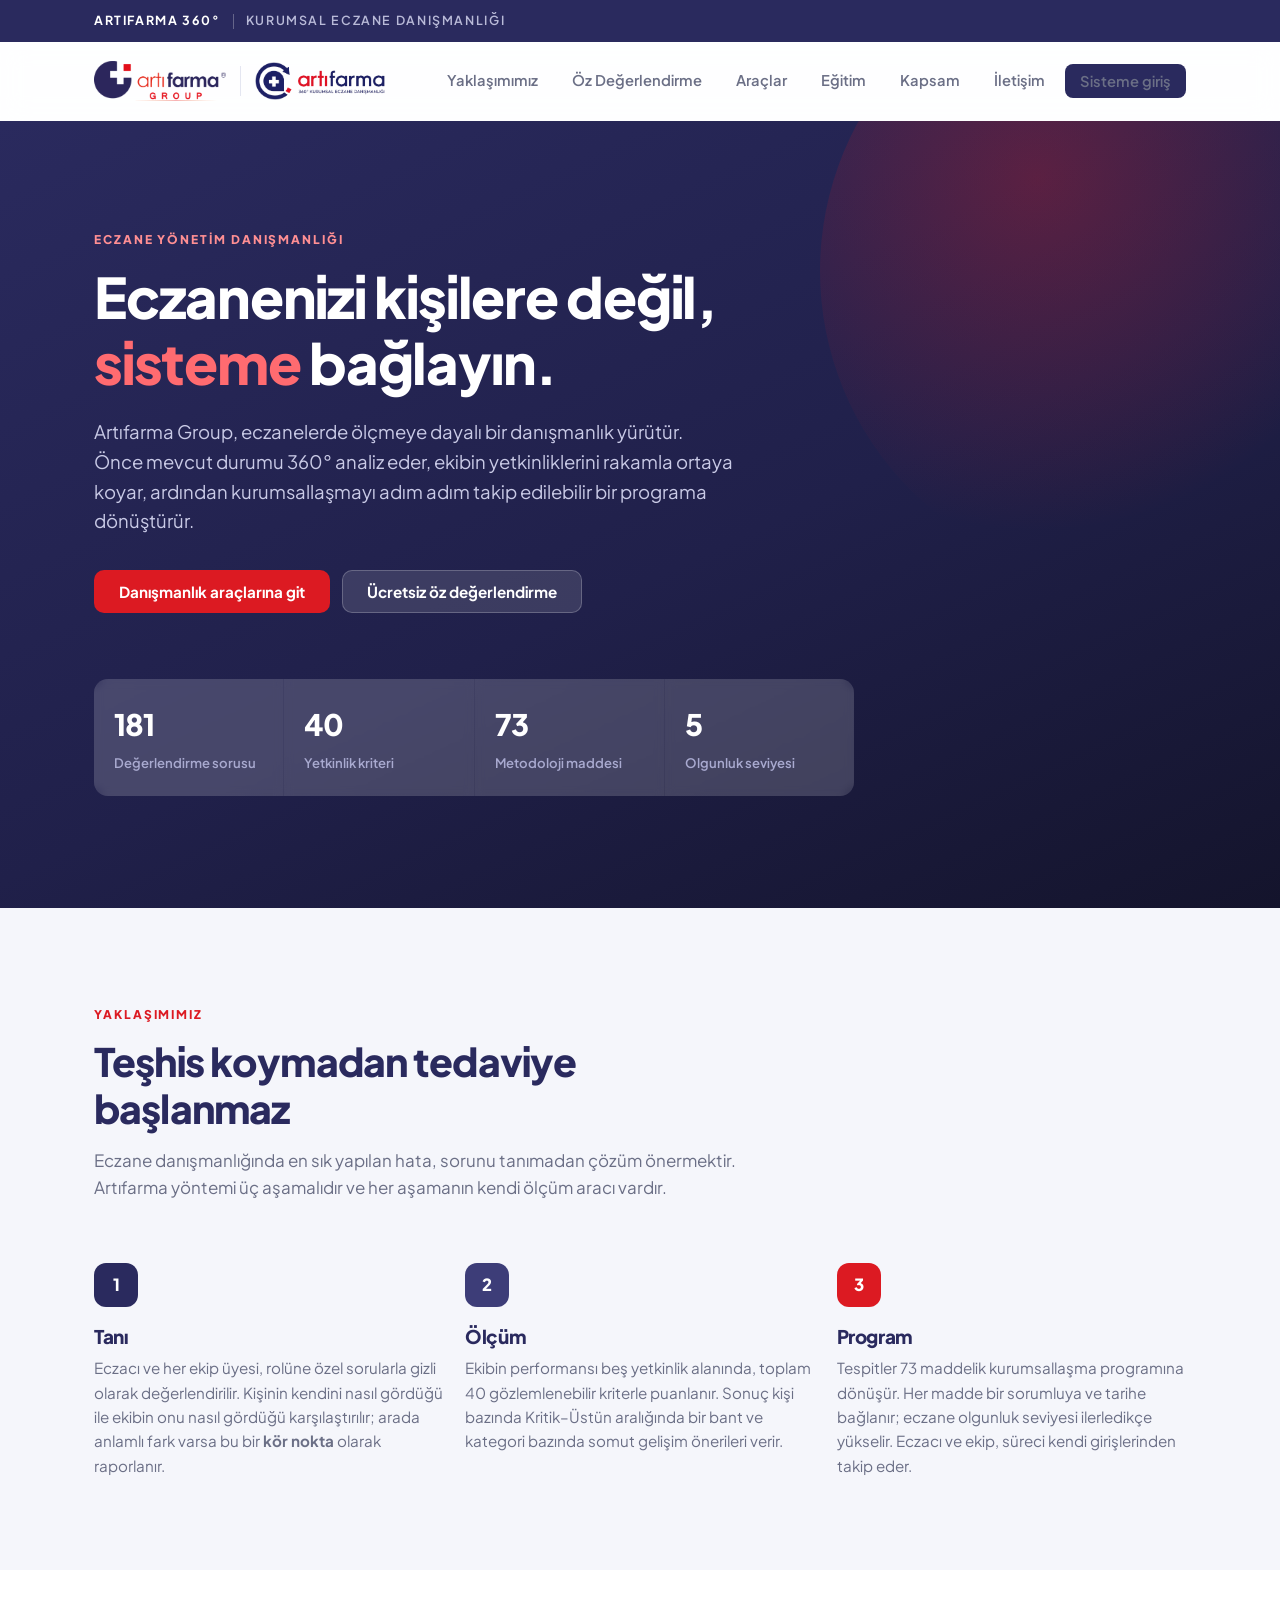
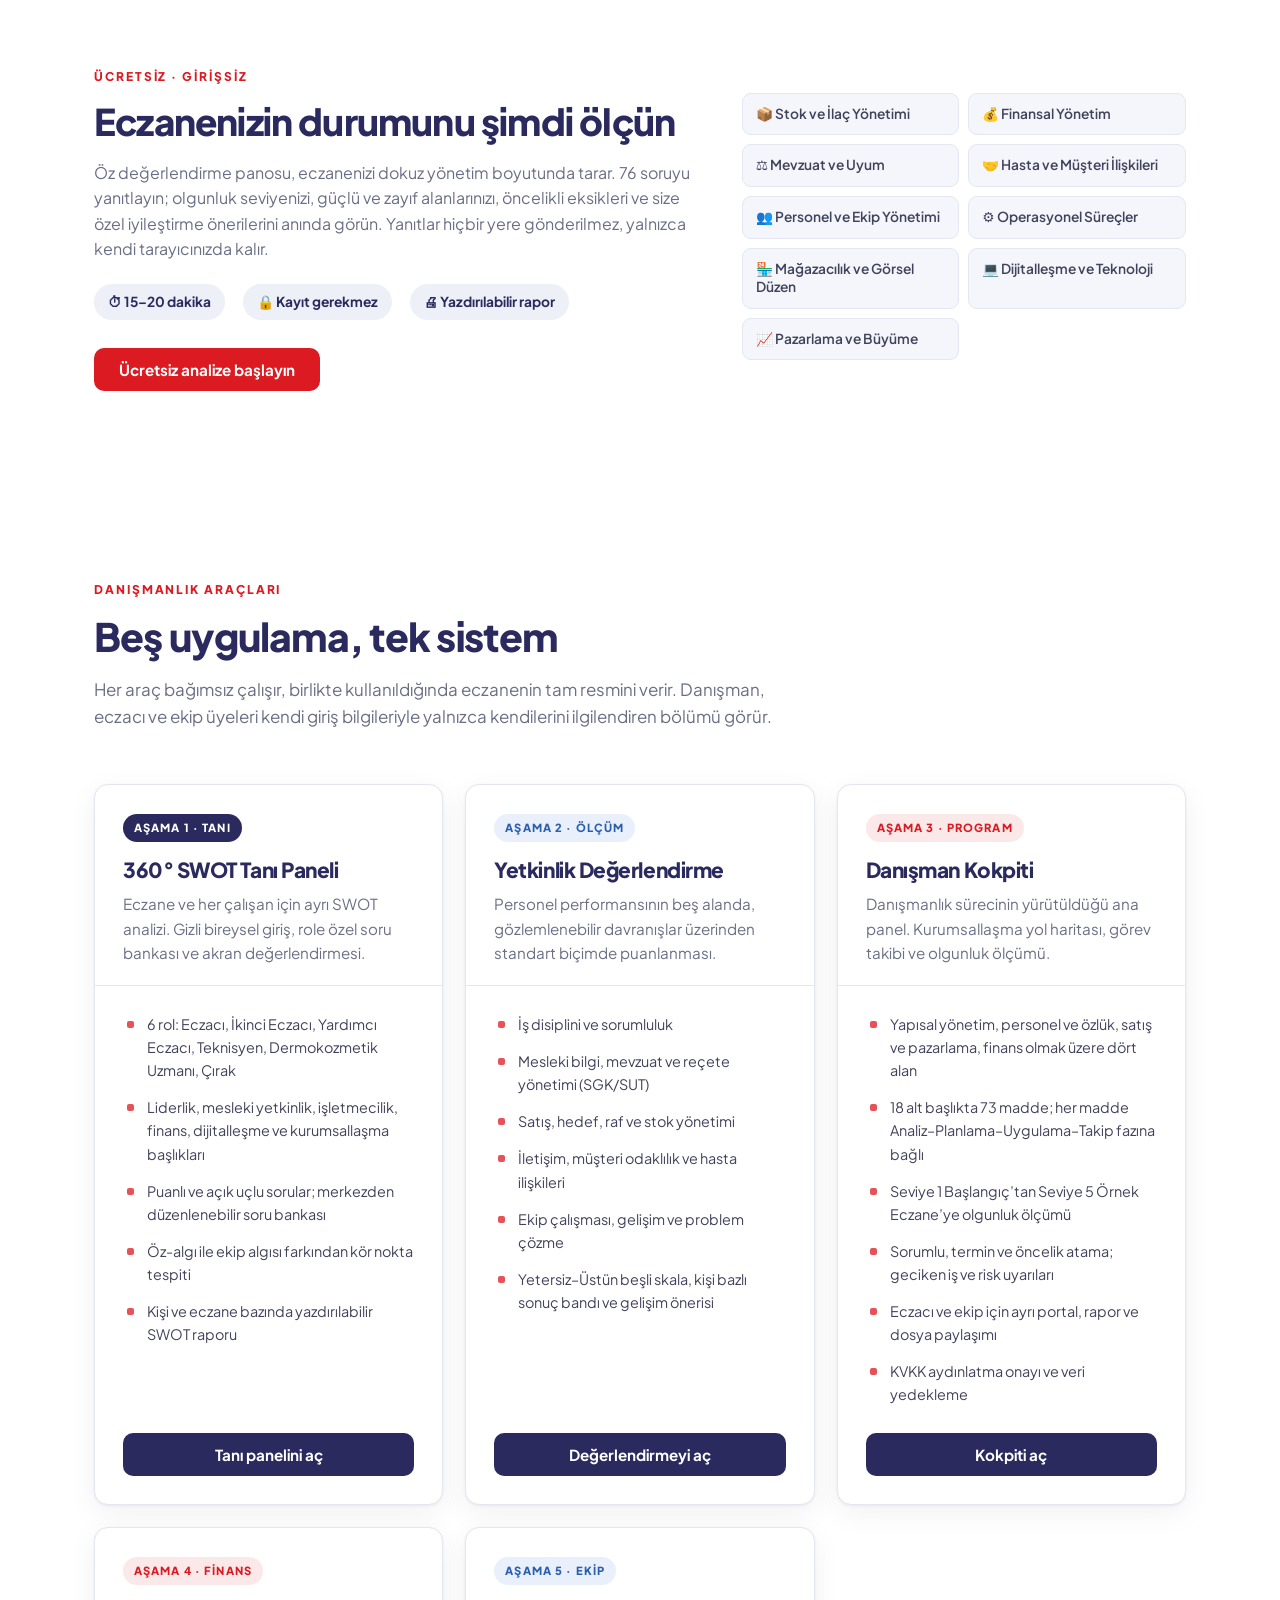
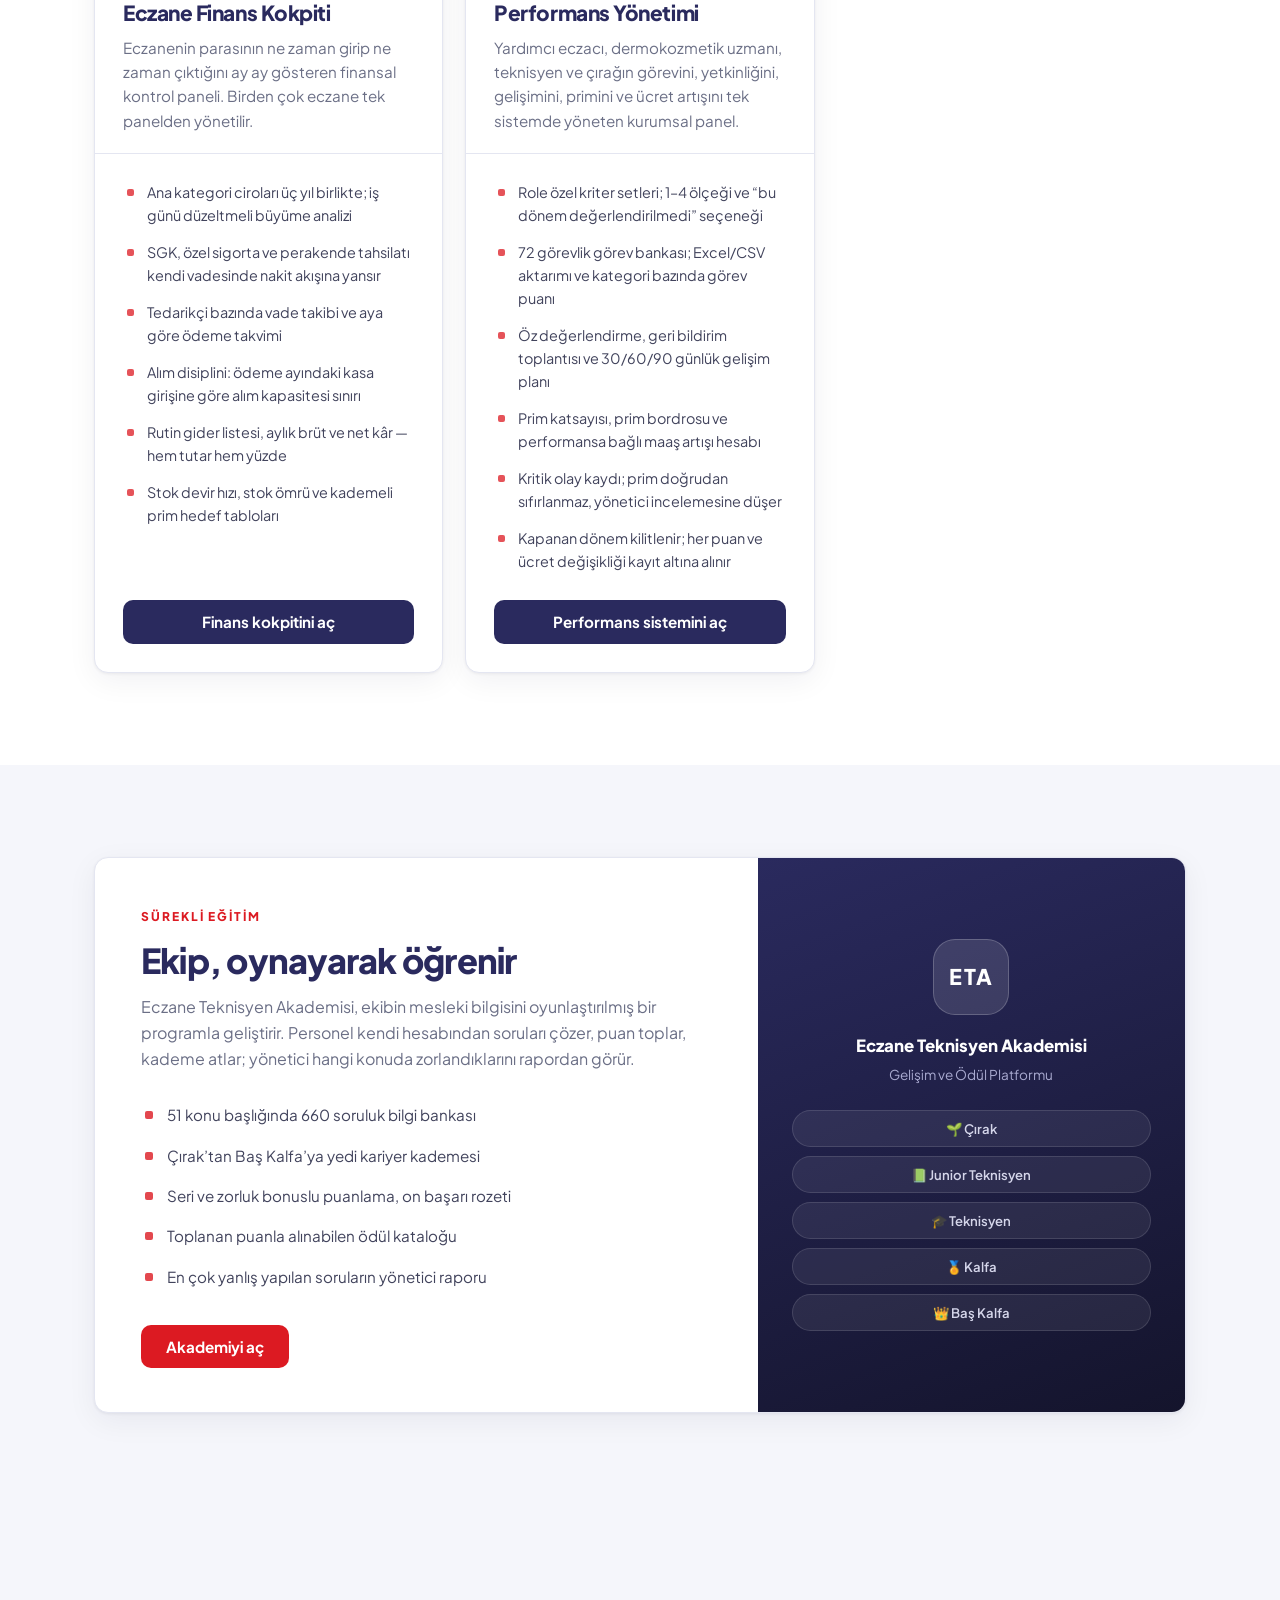
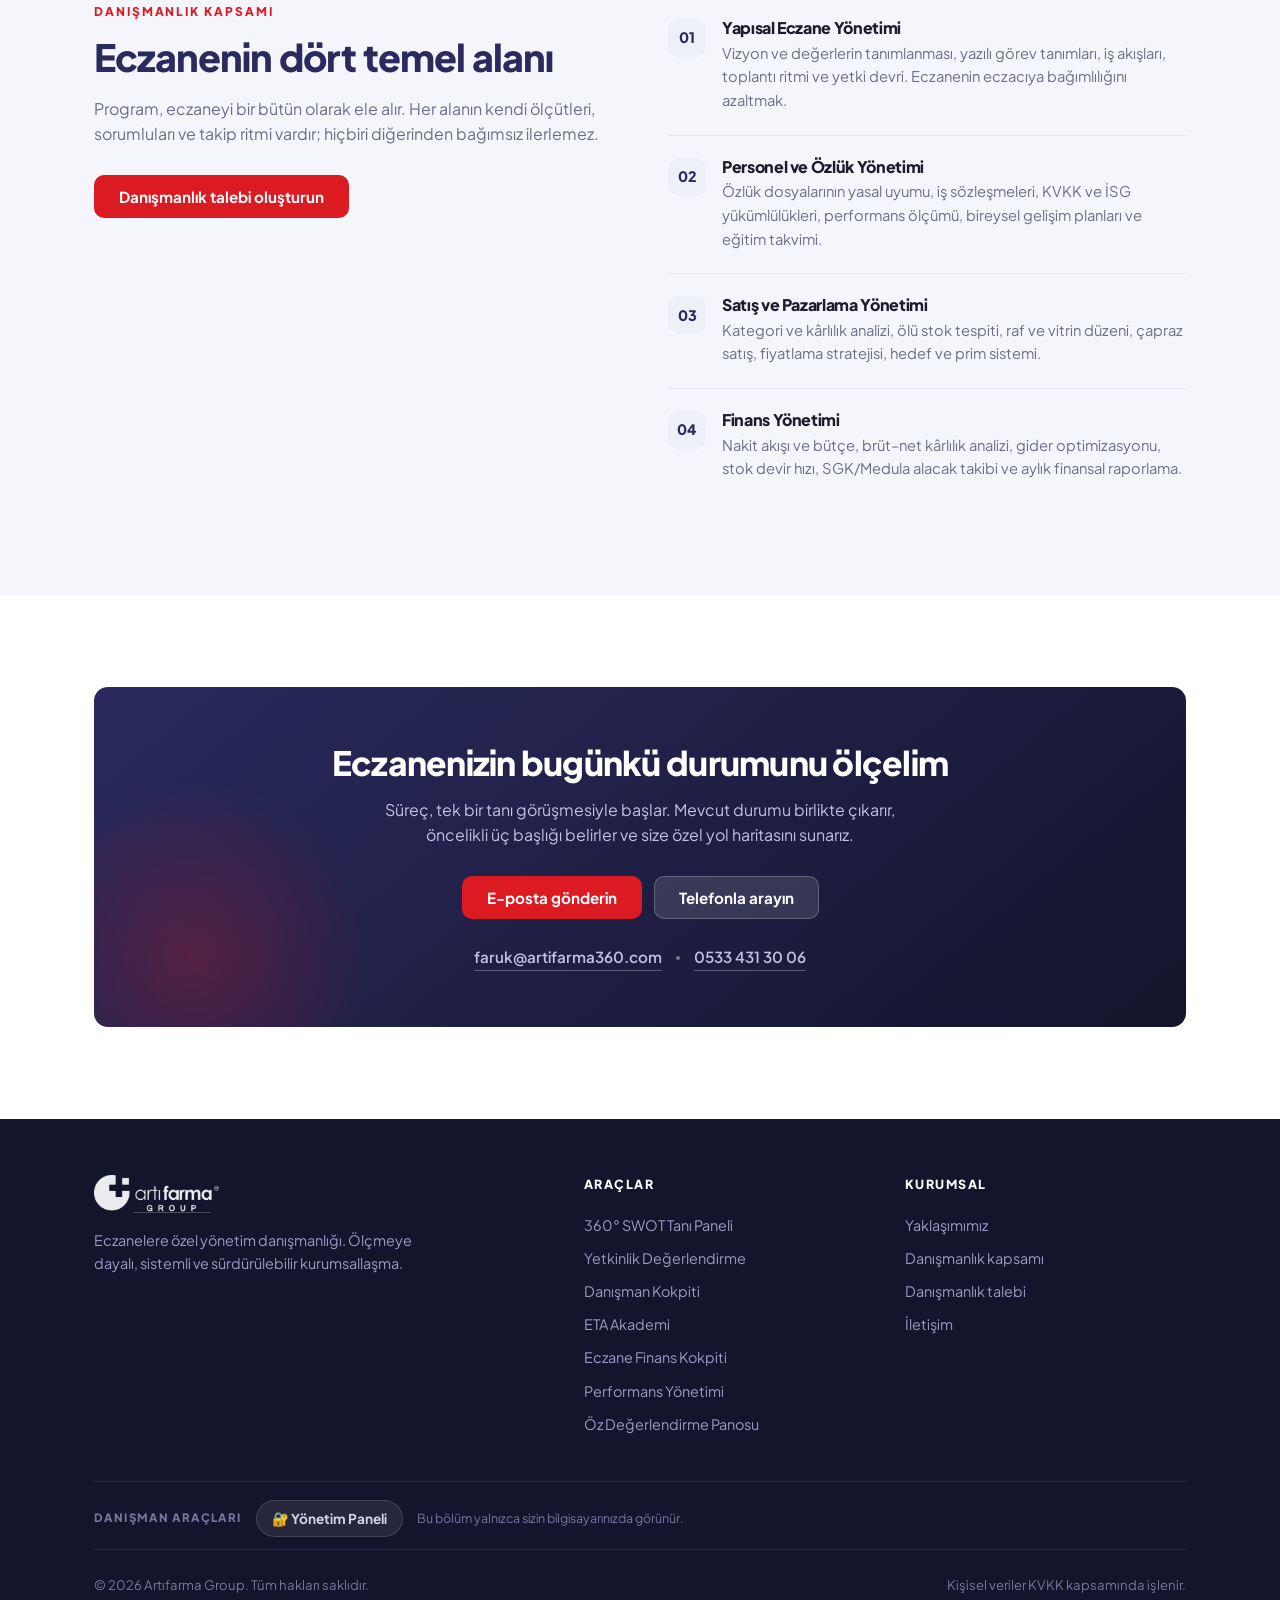
<file: index.html>
<!DOCTYPE html>
<html lang="tr">
<head>
<meta charset="UTF-8">
<meta name="viewport" content="width=device-width, initial-scale=1.0">
<title>Artıfarma Group — Eczane Yönetim Danışmanlığı</title>
<meta name="description" content="Eczanelere özel yönetim danışmanlığı: 360° tanı, personel yetkinlik ölçümü ve 73 maddelik kurumsallaşma programı. Ölçülebilir, sistemli, sürdürülebilir.">
<link rel="icon" href="assets/logo.png">
<link rel="preconnect" href="https://fonts.googleapis.com">
<link rel="preconnect" href="https://fonts.gstatic.com" crossorigin>
<link href="https://fonts.googleapis.com/css2?family=Plus+Jakarta+Sans:wght@400;500;600;700;800&display=swap" rel="stylesheet">
<link rel="stylesheet" href="assets/theme.css">
</head>
<body>

<!-- ======================= PROGRAM ŞERİDİ ======================= -->
<div class="brandstrip">
  <div class="wrap">
    <span class="bs-mark" data-af="serit.ad">ARTIFARMA 360°</span>
    <span class="bs-sep"></span>
    <span class="bs-name" data-af="serit.alt">Kurumsal Eczane Danışmanlığı</span>
  </div>
</div>

<!-- ======================= BAŞLIK ======================= -->
<header class="site-header" id="siteHeader">
  <div class="wrap">
    <nav class="nav">
      <a href="index.html" class="nav-logo" aria-label="Artıfarma Group ana sayfa">
        <img src="assets/logo.png" alt="Artıfarma Group" class="nav-logo-ana">
        <span class="nav-logo-ayrac"></span>
        <img src="assets/logo360.png" alt="Artıfarma 360° Kurumsal Eczane Danışmanlığı"
             class="nav-logo-360"
             onerror="this.previousElementSibling.remove();this.remove()">
      </a>
      <button class="nav-toggle" id="navToggle" aria-label="Menüyü aç" aria-expanded="false">☰</button>
      <div class="nav-links" id="navLinks">
        <a href="#yaklasim">Yaklaşımımız</a>
        <a href="#analiz">Öz Değerlendirme</a>
        <a href="#araclar">Araçlar</a>
        <a href="#egitim">Eğitim</a>
        <a href="#kapsam">Kapsam</a>
        <a href="#iletisim">İletişim</a>
        <a href="#araclar" class="btn btn-navy btn-sm">Sisteme giriş</a>
      </div>
    </nav>
  </div>
</header>

<!-- ======================= KAHRAMAN ======================= -->
<div class="hero">
  <div class="wrap">
    <div class="hero-inner">
      <span class="eyebrow" data-af="hero.ustyazi">Eczane Yönetim Danışmanlığı</span>
      <h1><span data-af="hero.satir1">Eczanenizi kişilere değil,</span><br><em data-af="hero.vurgu">sisteme</em> <span data-af="hero.satir2">bağlayın.</span></h1>
      <p class="lead" data-af="hero.aciklama">
        Artıfarma Group, eczanelerde ölçmeye dayalı bir danışmanlık yürütür.
        Önce mevcut durumu 360° analiz eder, ekibin yetkinliklerini rakamla ortaya koyar,
        ardından kurumsallaşmayı adım adım takip edilebilir bir programa dönüştürür.
      </p>
      <div class="hero-actions">
        <a href="#araclar" class="btn btn-primary" data-af="hero.btn1">Danışmanlık araçlarına git</a>
        <a href="analiz.html" class="btn btn-onDark" data-af="hero.btn2">Ücretsiz öz değerlendirme</a>
      </div>

      <div class="hero-stats">
        <div class="hero-stat"><b data-af="rakam1.sayi">181</b><span data-af="rakam1.etiket">Değerlendirme sorusu</span></div>
        <div class="hero-stat"><b data-af="rakam2.sayi">40</b><span data-af="rakam2.etiket">Yetkinlik kriteri</span></div>
        <div class="hero-stat"><b data-af="rakam3.sayi">73</b><span data-af="rakam3.etiket">Metodoloji maddesi</span></div>
        <div class="hero-stat"><b data-af="rakam4.sayi">5</b><span data-af="rakam4.etiket">Olgunluk seviyesi</span></div>
      </div>
    </div>
  </div>
</div>

<!-- ======================= YAKLAŞIM ======================= -->
<section id="yaklasim">
  <div class="wrap">
    <div class="sec-head">
      <span class="eyebrow" data-af="yaklasim.ustyazi">Yaklaşımımız</span>
      <h2 data-af="yaklasim.baslik">Teşhis koymadan tedaviye başlanmaz</h2>
      <p data-af="yaklasim.aciklama">
        Eczane danışmanlığında en sık yapılan hata, sorunu tanımadan çözüm önermektir.
        Artıfarma yöntemi üç aşamalıdır ve her aşamanın kendi ölçüm aracı vardır.
      </p>
    </div>

    <div class="grid g3">
      <div class="phase">
        <div class="phase-num">1</div>
        <h3 data-af="asama1.baslik">Tanı</h3>
        <p data-af="asama1.metin">
          Eczacı ve her ekip üyesi, rolüne özel sorularla gizli olarak değerlendirilir.
          Kişinin kendini nasıl gördüğü ile ekibin onu nasıl gördüğü karşılaştırılır;
          arada anlamlı fark varsa bu bir <strong>kör nokta</strong> olarak raporlanır.
        </p>
      </div>
      <div class="phase">
        <div class="phase-num">2</div>
        <h3 data-af="asama2.baslik">Ölçüm</h3>
        <p data-af="asama2.metin">
          Ekibin performansı beş yetkinlik alanında, toplam 40 gözlemlenebilir kriterle
          puanlanır. Sonuç kişi bazında Kritik–Üstün aralığında bir bant ve
          kategori bazında somut gelişim önerileri verir.
        </p>
      </div>
      <div class="phase">
        <div class="phase-num">3</div>
        <h3 data-af="asama3.baslik">Program</h3>
        <p data-af="asama3.metin">
          Tespitler 73 maddelik kurumsallaşma programına dönüşür. Her madde bir sorumluya
          ve tarihe bağlanır; eczane olgunluk seviyesi ilerledikçe yükselir.
          Eczacı ve ekip, süreci kendi girişlerinden takip eder.
        </p>
      </div>
    </div>
  </div>
</section>

<!-- ======================= ÖZ DEĞERLENDİRME ======================= -->
<section id="analiz" class="sec-tint">
  <div class="wrap">
    <div class="selftest">
      <div class="st-copy">
        <span class="eyebrow" data-af="analiz.ustyazi">Ücretsiz · Girişsiz</span>
        <h2 data-af="analiz.baslik">Eczanenizin durumunu şimdi ölçün</h2>
        <p data-af="analiz.aciklama">
          Öz değerlendirme panosu, eczanenizi dokuz yönetim boyutunda tarar.
          76 soruyu yanıtlayın; olgunluk seviyenizi, güçlü ve zayıf alanlarınızı,
          öncelikli eksikleri ve size özel iyileştirme önerilerini anında görün.
          Yanıtlar hiçbir yere gönderilmez, yalnızca kendi tarayıcınızda kalır.
        </p>
        <div class="st-meta">
          <span data-af="analiz.sure">⏱ 15–20 dakika</span>
          <span data-af="analiz.kayit">🔒 Kayıt gerekmez</span>
          <span data-af="analiz.cikti">🖨 Yazdırılabilir rapor</span>
        </div>
        <a href="analiz.html" class="btn btn-primary" data-af="analiz.btn">Ücretsiz analize başlayın</a>
      </div>
      <div class="st-domains" data-af-list="analiz.boyutlar">
        <li>📦 Stok ve İlaç Yönetimi</li>
        <li>💰 Finansal Yönetim</li>
        <li>⚖️ Mevzuat ve Uyum</li>
        <li>🤝 Hasta ve Müşteri İlişkileri</li>
        <li>👥 Personel ve Ekip Yönetimi</li>
        <li>⚙️ Operasyonel Süreçler</li>
        <li>🏪 Mağazacılık ve Görsel Düzen</li>
        <li>💻 Dijitalleşme ve Teknoloji</li>
        <li>📈 Pazarlama ve Büyüme</li>
      </div>
    </div>
  </div>
</section>

<!-- ======================= ARAÇLAR ======================= -->
<section id="araclar" class="sec-tint">
  <div class="wrap">
    <div class="sec-head">
      <span class="eyebrow" data-af="araclar.ustyazi">Danışmanlık Araçları</span>
      <h2 data-af="araclar.baslik">Beş uygulama, tek sistem</h2>
      <p data-af="araclar.aciklama">
        Her araç bağımsız çalışır, birlikte kullanıldığında eczanenin tam resmini verir.
        Danışman, eczacı ve ekip üyeleri kendi giriş bilgileriyle yalnızca kendilerini
        ilgilendiren bölümü görür.
      </p>
    </div>

    <div class="grid g3">

      <!-- 1 -->
      <article class="card card-hover tool">
        <div class="tool-top">
          <span class="tool-badge diag" data-af="arac1.rozet">Aşama 1 · Tanı</span>
          <h3 data-af="arac1.baslik">360° SWOT Tanı Paneli</h3>
          <p data-af="arac1.aciklama">
            Eczane ve her çalışan için ayrı SWOT analizi. Gizli bireysel giriş,
            role özel soru bankası ve akran değerlendirmesi.
          </p>
        </div>
        <ul class="tool-list" data-af-list="arac1.maddeler">
          <li>6 rol: Eczacı, İkinci Eczacı, Yardımcı Eczacı, Teknisyen, Dermokozmetik Uzmanı, Çırak</li>
          <li>Liderlik, mesleki yetkinlik, işletmecilik, finans, dijitalleşme ve kurumsallaşma başlıkları</li>
          <li>Puanlı ve açık uçlu sorular; merkezden düzenlenebilir soru bankası</li>
          <li>Öz-algı ile ekip algısı farkından kör nokta tespiti</li>
          <li>Kişi ve eczane bazında yazdırılabilir SWOT raporu</li>
        </ul>
        <div class="tool-foot">
          <a href="swot.html" class="btn btn-navy" data-af="arac1.btn">Tanı panelini aç</a>
        </div>
      </article>

      <!-- 2 -->
      <article class="card card-hover tool">
        <div class="tool-top">
          <span class="tool-badge meas" data-af="arac2.rozet">Aşama 2 · Ölçüm</span>
          <h3 data-af="arac2.baslik">Yetkinlik Değerlendirme</h3>
          <p data-af="arac2.aciklama">
            Personel performansının beş alanda, gözlemlenebilir davranışlar üzerinden
            standart biçimde puanlanması.
          </p>
        </div>
        <ul class="tool-list" data-af-list="arac2.maddeler">
          <li>İş disiplini ve sorumluluk</li>
          <li>Mesleki bilgi, mevzuat ve reçete yönetimi (SGK/SUT)</li>
          <li>Satış, hedef, raf ve stok yönetimi</li>
          <li>İletişim, müşteri odaklılık ve hasta ilişkileri</li>
          <li>Ekip çalışması, gelişim ve problem çözme</li>
          <li>Yetersiz–Üstün beşli skala, kişi bazlı sonuç bandı ve gelişim önerisi</li>
        </ul>
        <div class="tool-foot">
          <a href="yetkinlik.html" class="btn btn-navy" data-af="arac2.btn">Değerlendirmeyi aç</a>
        </div>
      </article>

      <!-- 3 -->
      <article class="card card-hover tool">
        <div class="tool-top">
          <span class="tool-badge prog" data-af="arac3.rozet">Aşama 3 · Program</span>
          <h3 data-af="arac3.baslik">Danışman Kokpiti</h3>
          <p data-af="arac3.aciklama">
            Danışmanlık sürecinin yürütüldüğü ana panel. Kurumsallaşma yol haritası,
            görev takibi ve olgunluk ölçümü.
          </p>
        </div>
        <ul class="tool-list" data-af-list="arac3.maddeler">
          <li>Yapısal yönetim, personel ve özlük, satış ve pazarlama, finans olmak üzere dört alan</li>
          <li>18 alt başlıkta 73 madde; her madde Analiz–Planlama–Uygulama–Takip fazına bağlı</li>
          <li>Seviye 1 Başlangıç’tan Seviye 5 Örnek Eczane’ye olgunluk ölçümü</li>
          <li>Sorumlu, termin ve öncelik atama; geciken iş ve risk uyarıları</li>
          <li>Eczacı ve ekip için ayrı portal, rapor ve dosya paylaşımı</li>
          <li>KVKK aydınlatma onayı ve veri yedekleme</li>
        </ul>
        <div class="tool-foot">
          <a href="program.html" class="btn btn-navy" data-af="arac3.btn">Kokpiti aç</a>
        </div>
      </article>

      <!-- 4 -->
      <article class="card card-hover tool">
        <div class="tool-top">
          <span class="tool-badge prog" data-af="arac4.rozet">Aşama 4 · Finans</span>
          <h3 data-af="arac4.baslik">Eczane Finans Kokpiti</h3>
          <p data-af="arac4.aciklama">
            Eczanenin parasının ne zaman girip ne zaman çıktığını ay ay gösteren
            finansal kontrol paneli. Birden çok eczane tek panelden yönetilir.
          </p>
        </div>
        <ul class="tool-list" data-af-list="arac4.maddeler">
          <li>Ana kategori ciroları üç yıl birlikte; iş günü düzeltmeli büyüme analizi</li>
          <li>SGK, özel sigorta ve perakende tahsilatı kendi vadesinde nakit akışına yansır</li>
          <li>Tedarikçi bazında vade takibi ve aya göre ödeme takvimi</li>
          <li>Alım disiplini: ödeme ayındaki kasa girişine göre alım kapasitesi sınırı</li>
          <li>Rutin gider listesi, aylık brüt ve net kâr — hem tutar hem yüzde</li>
          <li>Stok devir hızı, stok ömrü ve kademeli prim hedef tabloları</li>
        </ul>
        <div class="tool-foot">
          <a href="finans.html" class="btn btn-navy" data-af="arac4.btn">Finans kokpitini aç</a>
        </div>
      </article>

      <!-- 5 -->
      <article class="card card-hover tool">
        <div class="tool-top">
          <span class="tool-badge meas" data-af="arac5.rozet">Aşama 5 · Ekip</span>
          <h3 data-af="arac5.baslik">Performans Yönetimi</h3>
          <p data-af="arac5.aciklama">
            Yardımcı eczacı, dermokozmetik uzmanı, teknisyen ve çırağın görevini, yetkinliğini,
            gelişimini, primini ve ücret artışını tek sistemde yöneten kurumsal panel.
          </p>
        </div>
        <ul class="tool-list" data-af-list="arac5.maddeler">
          <li>Role özel kriter setleri; 1–4 ölçeği ve “bu dönem değerlendirilmedi” seçeneği</li>
          <li>72 görevlik görev bankası; Excel/CSV aktarımı ve kategori bazında görev puanı</li>
          <li>Öz değerlendirme, geri bildirim toplantısı ve 30/60/90 günlük gelişim planı</li>
          <li>Prim katsayısı, prim bordrosu ve performansa bağlı maaş artışı hesabı</li>
          <li>Kritik olay kaydı; prim doğrudan sıfırlanmaz, yönetici incelemesine düşer</li>
          <li>Kapanan dönem kilitlenir; her puan ve ücret değişikliği kayıt altına alınır</li>
        </ul>
        <div class="tool-foot">
          <a href="performans.html" class="btn btn-navy" data-af="arac5.btn">Performans sistemini aç</a>
        </div>
      </article>

    </div>
  </div>
</section>

<!-- ======================= EĞİTİM ======================= -->
<section id="egitim">
  <div class="wrap">
    <div class="edu">
      <div class="edu-main">
        <span class="eyebrow" data-af="egitim.ustyazi">Sürekli Eğitim</span>
        <h2 data-af="egitim.baslik">Ekip, oynayarak öğrenir</h2>
        <p data-af="egitim.aciklama">
          Eczane Teknisyen Akademisi, ekibin mesleki bilgisini oyunlaştırılmış bir
          programla geliştirir. Personel kendi hesabından soruları çözer, puan toplar,
          kademe atlar; yönetici hangi konuda zorlandıklarını rapordan görür.
        </p>
        <ul class="edu-list" data-af-list="egitim.maddeler">
          <li>51 konu başlığında 660 soruluk bilgi bankası</li>
          <li>Çırak’tan Baş Kalfa’ya yedi kariyer kademesi</li>
          <li>Seri ve zorluk bonuslu puanlama, on başarı rozeti</li>
          <li>Toplanan puanla alınabilen ödül kataloğu</li>
          <li>En çok yanlış yapılan soruların yönetici raporu</li>
        </ul>
        <a href="egitim.html" class="btn btn-primary" data-af="egitim.btn">Akademiyi aç</a>
      </div>
      <div class="edu-side">
        <div class="edu-badge">ETA</div>
        <div class="edu-name" data-af="egitim.kutuBaslik">Eczane Teknisyen Akademisi</div>
        <div class="edu-sub" data-af="egitim.kutuAlt">Gelişim ve Ödül Platformu</div>
        <div class="edu-levels">
          <span>🌱 Çırak</span><span>📗 Junior Teknisyen</span><span>🎓 Teknisyen</span>
          <span>🏅 Kalfa</span><span>👑 Baş Kalfa</span>
        </div>
      </div>
    </div>
  </div>
</section>

<!-- ======================= KAPSAM ======================= -->
<section id="kapsam">
  <div class="wrap">
    <div class="grid g2" style="gap:56px;align-items:start">
      <div>
        <span class="eyebrow" data-af="kapsam.ustyazi">Danışmanlık Kapsamı</span>
        <h2 style="font-size:clamp(1.8rem,3.4vw,2.35rem);color:var(--navy);margin-bottom:16px" data-af="kapsam.baslik">
          Eczanenin dört temel alanı
        </h2>
        <p style="color:var(--muted);margin-bottom:28px" data-af="kapsam.aciklama">
          Program, eczaneyi bir bütün olarak ele alır. Her alanın kendi ölçütleri,
          sorumluları ve takip ritmi vardır; hiçbiri diğerinden bağımsız ilerlemez.
        </p>
        <a href="iletisim.html" class="btn btn-primary" data-af="kapsam.btn">Danışmanlık talebi oluşturun</a>
      </div>

      <div>
        <div class="scope">
          <div class="scope-mark">01</div>
          <div>
            <h4 data-af="alan1.baslik">Yapısal Eczane Yönetimi</h4>
            <p data-af="alan1.metin">Vizyon ve değerlerin tanımlanması, yazılı görev tanımları, iş akışları,
               toplantı ritmi ve yetki devri. Eczanenin eczacıya bağımlılığını azaltmak.</p>
          </div>
        </div>
        <div class="scope">
          <div class="scope-mark">02</div>
          <div>
            <h4 data-af="alan2.baslik">Personel ve Özlük Yönetimi</h4>
            <p data-af="alan2.metin">Özlük dosyalarının yasal uyumu, iş sözleşmeleri, KVKK ve İSG yükümlülükleri,
               performans ölçümü, bireysel gelişim planları ve eğitim takvimi.</p>
          </div>
        </div>
        <div class="scope">
          <div class="scope-mark">03</div>
          <div>
            <h4 data-af="alan3.baslik">Satış ve Pazarlama Yönetimi</h4>
            <p data-af="alan3.metin">Kategori ve kârlılık analizi, ölü stok tespiti, raf ve vitrin düzeni,
               çapraz satış, fiyatlama stratejisi, hedef ve prim sistemi.</p>
          </div>
        </div>
        <div class="scope">
          <div class="scope-mark">04</div>
          <div>
            <h4 data-af="alan4.baslik">Finans Yönetimi</h4>
            <p data-af="alan4.metin">Nakit akışı ve bütçe, brüt–net kârlılık analizi, gider optimizasyonu,
               stok devir hızı, SGK/Medula alacak takibi ve aylık finansal raporlama.</p>
          </div>
        </div>
      </div>
    </div>
  </div>
</section>

<!-- ======================= İLETİŞİM ======================= -->
<section id="iletisim" class="sec-tint">
  <div class="wrap">
    <div class="cta">
      <h2 data-af="iletisim.baslik">Eczanenizin bugünkü durumunu ölçelim</h2>
      <p data-af="iletisim.metin">
        Süreç, tek bir tanı görüşmesiyle başlar. Mevcut durumu birlikte çıkarır,
        öncelikli üç başlığı belirler ve size özel yol haritasını sunarız.
      </p>
      <div class="hero-actions" style="justify-content:center">
        <a href="mailto:faruk@artifarma360.com" class="btn btn-primary" data-af="iletisim.epostaBtn" data-af-mail="iletisim.eposta">E-posta gönderin</a>
        <a href="tel:+905334313006" class="btn btn-onDark" data-af="iletisim.telBtn" data-af-tel="iletisim.telefon">Telefonla arayın</a>
      </div>
      <div class="cta-contact">
        <a href="mailto:faruk@artifarma360.com" data-af-mailtext>faruk@artifarma360.com</a>
        <span class="dot"></span>
        <a href="tel:+905334313006" data-af-teltext>0533 431 30 06</a>
      </div>
    </div>
  </div>
</section>

<!-- ======================= ALT BİLGİ ======================= -->
<footer class="site-footer">
  <div class="wrap">
    <div class="footer-grid">
      <div>
        <img src="assets/logo.png" alt="Artıfarma Group">
        <p style="max-width:340px" data-af="footer.aciklama">
          Eczanelere özel yönetim danışmanlığı. Ölçmeye dayalı, sistemli ve
          sürdürülebilir kurumsallaşma.
        </p>
      </div>
      <div>
        <h5>Araçlar</h5>
        <ul>
          <li><a href="swot.html">360° SWOT Tanı Paneli</a></li>
          <li><a href="yetkinlik.html">Yetkinlik Değerlendirme</a></li>
          <li><a href="program.html">Danışman Kokpiti</a></li>
          <li><a href="egitim.html">ETA Akademi</a></li>
          <li><a href="finans.html">Eczane Finans Kokpiti</a></li>
          <li><a href="performans.html">Performans Yönetimi</a></li>
          <li><a href="analiz.html">Öz Değerlendirme Panosu</a></li>
        </ul>
      </div>
      <div>
        <h5>Kurumsal</h5>
        <ul>
          <li><a href="#yaklasim">Yaklaşımımız</a></li>
          <li><a href="#kapsam">Danışmanlık kapsamı</a></li>
          <li><a href="iletisim.html">Danışmanlık talebi</a></li>
          <li><a href="#iletisim">İletişim</a></li>
        </ul>
      </div>
    </div>
    <div class="yerel-araclar" id="yerelAraclar" hidden>
      <span>Danışman araçları</span>
      <a href="admin.html">🔐 Yönetim Paneli</a>
      <em>Bu bölüm yalnızca sizin bilgisayarınızda görünür.</em>
    </div>
    <div class="footer-bottom">
      <span>© <span id="yil">2026</span> <span data-af="footer.telif">Artıfarma Group. Tüm hakları saklıdır.</span></span>
      <span data-af="footer.kvkk">Kişisel veriler KVKK kapsamında işlenir.</span>
    </div>
  </div>
</footer>

<script>
  // Sayfa kaydırılınca başlık çubuğuna ince bir çizgi ekle
  var header = document.getElementById('siteHeader');
  var onScroll = function () {
    header.classList.toggle('scrolled', window.scrollY > 10);
  };
  window.addEventListener('scroll', onScroll, { passive: true });
  onScroll();

  // Mobil menü
  var toggle = document.getElementById('navToggle');
  var links = document.getElementById('navLinks');
  toggle.addEventListener('click', function () {
    var open = links.classList.toggle('open');
    toggle.setAttribute('aria-expanded', String(open));
    toggle.textContent = open ? '✕' : '☰';
  });
  links.addEventListener('click', function (e) {
    if (e.target.tagName === 'A') {
      links.classList.remove('open');
      toggle.setAttribute('aria-expanded', 'false');
      toggle.textContent = '☰';
    }
  });

  // Yıl
  document.getElementById('yil').textContent = new Date().getFullYear();

  // Danışman araçları yalnızca yerelde (dosyadan ya da localhost) görünür;
  // yayına gönderilen sitede bu dosyalar bulunmaz.
  var yerel = !location.hostname
    || location.hostname === 'localhost'
    || location.hostname === '127.0.0.1';
  if (yerel) document.getElementById('yerelAraclar').hidden = false;
</script>

</body>
</html>
</file>
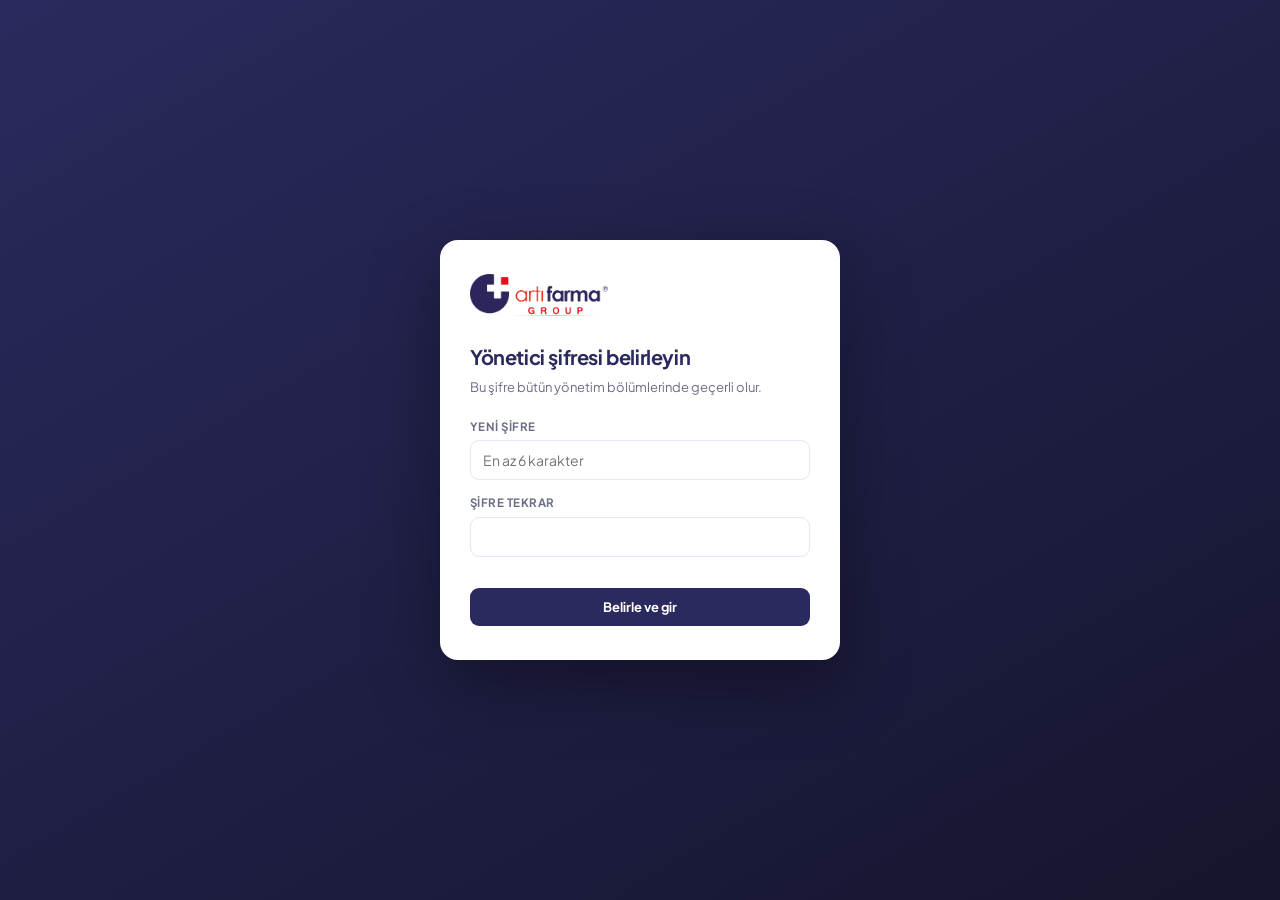
<file: admin.html>
<!DOCTYPE html>
<html lang="tr" data-af-no-back data-af-no-storage>
<head>
<meta charset="UTF-8">
<meta name="viewport" content="width=device-width, initial-scale=1.0">
<meta name="robots" content="noindex, nofollow">
<title>Artıfarma — Yönetim Paneli</title>
<link rel="icon" href="assets/logo.png">
<link href="https://fonts.googleapis.com/css2?family=Plus+Jakarta+Sans:wght@400;500;600;700;800&display=swap" rel="stylesheet">
<script src="assets/core.js"></script>
<style>
  :root{
    --navy:#2A2A5E;--navy-700:#22224d;--navy-900:#14142c;
    --red:#DC1A22;--bg:#F5F6FB;--card:#fff;--line:#E4E6F1;--tint:#EEF0F8;
    --ink:#1c1c2e;--muted:#6b6f86;--green:#1F9D6B;--amber:#E08A0B;
    --font:'Plus Jakarta Sans',system-ui,-apple-system,sans-serif;
  }
  *{box-sizing:border-box;margin:0;padding:0}
  body{font-family:var(--font);background:var(--bg);color:var(--ink);font-size:14px;line-height:1.55;-webkit-font-smoothing:antialiased}
  button{font-family:inherit;cursor:pointer;border:none;background:none}
  input{font-family:inherit;font-size:14px;color:var(--ink)}
  a{text-decoration:none;color:inherit}
  .hide{display:none!important}

  .gate{position:fixed;inset:0;background:linear-gradient(150deg,var(--navy),#15152e);
    display:flex;align-items:center;justify-content:center;padding:24px;z-index:100}
  .gate-card{background:#fff;border-radius:18px;padding:34px 30px;width:100%;max-width:400px;
    box-shadow:0 24px 70px rgba(0,0,0,.35)}
  .gate-card img{height:42px;margin-bottom:20px}
  .gate-card h1{font-size:20px;color:var(--navy);margin-bottom:5px;letter-spacing:-.02em}
  .gate-card p{color:var(--muted);font-size:13px;margin-bottom:20px}
  .gf{margin-bottom:14px}
  .gf label{display:block;font-size:11.5px;font-weight:700;color:var(--muted);
    margin-bottom:5px;text-transform:uppercase;letter-spacing:.04em}
  .gf input{width:100%;padding:10px 12px;border:1.5px solid var(--line);border-radius:9px}
  .gf input:focus{outline:none;border-color:var(--navy)}
  .err{color:var(--red);font-size:12.5px;min-height:17px;margin-top:8px;font-weight:600}

  .top{background:var(--navy);color:#fff;position:sticky;top:0;z-index:40;
    display:flex;align-items:center;gap:14px;padding:12px 22px;flex-wrap:wrap}
  .top .chip{background:#fff;border-radius:8px;padding:4px 9px;display:inline-flex;align-items:center;height:34px}
  .top .chip img{height:22px;display:block}
  .top .t{font-weight:800;font-size:15px}
  .top .s{font-size:10.5px;font-weight:700;letter-spacing:.1em;text-transform:uppercase;color:#b9b9d6}
  .top .sp{flex:1}
  .btn{display:inline-flex;align-items:center;justify-content:center;gap:7px;
    padding:10px 16px;border-radius:9px;font-weight:700;font-size:13px;transition:.14s;
    border:1.5px solid transparent;font-family:inherit;white-space:nowrap}
  .btn-onDark{background:rgba(255,255,255,.14);color:#fff;border-color:rgba(255,255,255,.22)}
  .btn-onDark:hover{background:rgba(255,255,255,.24)}
  .btn-navy{background:var(--navy);color:#fff}.btn-navy:hover{background:var(--navy-700)}
  .btn-line{background:#fff;color:var(--navy);border-color:var(--line)}.btn-line:hover{border-color:var(--navy)}
  .btn-sm{padding:7px 12px;font-size:12.5px}

  .wrap{max-width:1120px;margin:0 auto;padding:26px 22px 60px}
  .rakamlar{display:grid;grid-template-columns:repeat(auto-fit,minmax(190px,1fr));gap:14px;margin-bottom:26px}
  .rk{background:var(--card);border:1px solid var(--line);border-radius:12px;padding:20px 22px;
    box-shadow:0 1px 3px rgba(20,20,50,.05)}
  .rk b{display:block;font-size:30px;font-weight:800;color:var(--navy);letter-spacing:-.03em;line-height:1.1}
  .rk span{font-size:12.5px;color:var(--muted);font-weight:600}
  .rk.vurgu{border-color:#f3d0d2;background:#fffafa}
  .rk.vurgu b{color:var(--red)}

  h2.bs{font-size:15px;color:var(--navy);margin:0 0 13px;display:flex;align-items:center;gap:9px}
  h2.bs::before{content:"";width:8px;height:8px;border-radius:50%;background:var(--red)}

  .kart{background:var(--card);border:1px solid var(--line);border-radius:12px;
    box-shadow:0 1px 3px rgba(20,20,50,.05);margin-bottom:26px;overflow:hidden}
  .kbas{display:flex;align-items:center;justify-content:space-between;gap:12px;
    padding:16px 20px;border-bottom:1px solid var(--line);flex-wrap:wrap}
  .kbas h3{font-size:14.5px;color:var(--navy)}
  table{width:100%;border-collapse:collapse}
  th{text-align:left;font-size:10.5px;font-weight:700;letter-spacing:.05em;text-transform:uppercase;
    color:var(--muted);padding:12px 20px 9px;border-bottom:1px solid var(--line)}
  td{padding:12px 20px;border-bottom:1px solid var(--line)}
  tr:last-child td{border-bottom:none}
  .ad{font-weight:700}
  .kucuk{font-size:12px;color:var(--muted)}
  a.bag{color:var(--navy);font-weight:600;border-bottom:1px solid var(--line)}
  a.bag:hover{border-color:var(--navy)}
  .bos{padding:34px 20px;text-align:center;color:var(--muted)}

  .gecisler{display:grid;grid-template-columns:repeat(auto-fit,minmax(240px,1fr));gap:14px}
  .gecis{background:var(--card);border:1px solid var(--line);border-radius:12px;padding:22px;
    box-shadow:0 1px 3px rgba(20,20,50,.05);transition:.16s;display:block}
  .gecis:hover{transform:translateY(-2px);box-shadow:0 10px 30px rgba(20,20,50,.1);border-color:#d3d6e8}
  .gecis .ik{font-size:24px;display:block;margin-bottom:12px}
  .gecis b{display:block;font-size:15px;color:var(--navy);margin-bottom:5px}
  .gecis span{font-size:12.5px;color:var(--muted);line-height:1.5}

  .note{border-radius:10px;padding:13px 16px;font-size:12.5px;line-height:1.6;
    background:#eef2fc;color:#2c3d6b;border:1px solid #d6e0f5;margin-bottom:24px}
  .note b{font-weight:800}
  @media(max-width:760px){
    table,thead,tbody,tr,td,th{display:block}
    thead{display:none}
    td{border:none;padding:3px 20px}
    tbody tr{border-bottom:1px solid var(--line);padding:13px 0}
  }
</style>
</head>
<body>

<div class="gate" id="gate">
  <div class="gate-card">
    <img src="assets/logo.png" alt="Artıfarma Group">
    <h1 id="gTitle">Yönetim Paneli</h1>
    <p id="gSub">Devam etmek için yönetici şifrenizi girin.</p>
    <div id="gFields"></div>
    <div class="err" id="gErr"></div>
    <button class="btn btn-navy" style="width:100%" id="gBtn">Giriş yap</button>
  </div>
</div>

<div class="hide" id="app">
  <div class="top">
    <span class="chip"><img src="assets/logo.png" alt="Artıfarma Group"></span>
    <div><div class="t">Yönetim Paneli</div><div class="s">Artıfarma 360°</div></div>
    <span class="sp"></span>
    <a class="btn btn-onDark btn-sm" href="index.html">Siteyi gör</a>
    <button class="btn btn-onDark btn-sm" id="cikis">Çıkış</button>
  </div>

  <div class="wrap">
    <div class="rakamlar" id="rakamlar"></div>

    <h2 class="bs">Son gelen kayıtlar</h2>
    <div class="kart">
      <div class="kbas">
        <h3>Öz Değerlendirme</h3>
        <a class="btn btn-line btn-sm" href="kayitlar.html">Tümünü aç →</a>
      </div>
      <div id="sonAnaliz"></div>
    </div>

    <div class="kart">
      <div class="kbas">
        <h3>Danışmanlık Talepleri</h3>
        <a class="btn btn-line btn-sm" href="kayitlar.html">Tümünü aç →</a>
      </div>
      <div id="sonTalep"></div>
    </div>

    <div class="note" id="kaynakNot"></div>

    <h2 class="bs">Bakım</h2>
    <div class="kart" style="padding:22px">
      <div id="bakimOzet" class="kucuk" style="margin-bottom:14px"></div>
      <div style="display:flex;gap:9px;flex-wrap:wrap">
        <button class="btn btn-line" id="yedekAl">Tüm verinin yedeğini indir</button>
        <button class="btn btn-line" id="sifirla" style="color:var(--red);border-color:#f3d0d2">Tüm verileri sıfırla</button>
      </div>
      <div class="kucuk" style="margin-top:12px">
        Sıfırlama; eczaneleri, çalışanları, gelen kayıtları ve bütün araçların verisini
        bu tarayıcıdan siler. Deneme kayıtlarından temiz bir başlangıç yapmak için kullanın.
        <b>Geri alınamaz</b> — önce yedek alın.
      </div>
    </div>

    <h2 class="bs">Bölümler</h2>
    <div class="gecisler">
      <a class="gecis" href="kayitlar.html">
        <span class="ik">📥</span><b>Gelen Kayıtlar</b>
        <span>Öz değerlendirme ve danışmanlık talepleri; arama, CSV alma ve indirme.</span></a>
      <a class="gecis" href="eczaneler.html">
        <span class="ik">🏥</span><b>Eczane Kayıt Merkezi</b>
        <span>Eczaneyi bir kez tanımlayın, tüm araçlarda aynı ID ve şifreyle açılsın.</span></a>
      <a class="gecis" href="yonetim.html">
        <span class="ik">⚙️</span><b>Site İçeriği</b>
        <span>Ana sayfadaki başlıklar, metinler ve iletişim bilgileri.</span></a>
      <a class="gecis" href="index.html#araclar">
        <span class="ik">🧰</span><b>Danışmanlık Araçları</b>
        <span>SWOT, yetkinlik, kokpit, finans ve ETA Akademi.</span></a>
    </div>
  </div>
</div>

<script>
/* =========================================================
   ARTIFARMA — Yönetim Paneli (tek giriş kapısı)
   Özet gösterir; ayrıntı işleri ilgili bölüm sayfalarına bırakır.
   Paneller ortak oturumu paylaşır: burada girdiyseniz diğerleri
   sekme kapanana kadar yeniden şifre sormaz.
   ========================================================= */
const $ = id => document.getElementById(id);
const kacis = s => (s==null?'':String(s)).replace(/[&<>"]/g,c=>({'&':'&amp;','<':'&lt;','>':'&gt;','"':'&quot;'}[c]));
const SIFRE_ANAHTARI='artifarma:yonetim_sifre';
const OTURUM='artifarma:oturum';
function karistir(s){let h=5381;for(let i=0;i<s.length;i++)h=((h<<5)+h+s.charCodeAt(i))>>>0;return 'h'+h.toString(36);}

function gateKur(){
  try{ if(sessionStorage.getItem(OTURUM)==='1' && localStorage.getItem(SIFRE_ANAHTARI)){ ac(); return; } }catch(e){}
  const kayitli = localStorage.getItem(SIFRE_ANAHTARI);
  if(!kayitli){
    $('gTitle').textContent='Yönetici şifresi belirleyin';
    $('gSub').textContent='Bu şifre bütün yönetim bölümlerinde geçerli olur.';
    $('gFields').innerHTML='<div class="gf"><label>Yeni şifre</label><input type="password" id="s1" placeholder="En az 6 karakter"></div>'+
      '<div class="gf"><label>Şifre tekrar</label><input type="password" id="s2"></div>';
    $('gBtn').textContent='Belirle ve gir';
    $('gBtn').onclick=()=>{
      const a=$('s1').value.trim(), b=$('s2').value.trim();
      if(a.length<6) return $('gErr').textContent='Şifre en az 6 karakter olmalı.';
      if(a!==b)      return $('gErr').textContent='Şifreler birbirini tutmuyor.';
      localStorage.setItem(SIFRE_ANAHTARI,karistir(a)); ac();
    };
  } else {
    $('gFields').innerHTML='<div class="gf"><label>Şifre</label><input type="password" id="s1" autofocus></div>';
    const dene=()=>{ if(karistir($('s1').value.trim())===kayitli) ac();
                     else {$('gErr').textContent='Şifre hatalı.'; $('s1').value='';} };
    $('gBtn').onclick=dene;
    $('gFields').addEventListener('keydown',e=>{if(e.key==='Enter')dene();});
  }
}
function ac(){
  try{sessionStorage.setItem(OTURUM,'1');}catch(e){}
  $('gate').classList.add('hide'); $('app').classList.remove('hide'); ciz(); bakimOzet();
}
$('cikis').onclick=()=>{ try{sessionStorage.removeItem(OTURUM);}catch(e){} location.reload(); };

function tarih(t){
  if(!t) return '—';
  const d=new Date(t); if(isNaN(d)) return kacis(String(t).slice(0,16));
  return d.toLocaleDateString('tr-TR',{day:'2-digit',month:'short'})+' · '+
         d.toLocaleTimeString('tr-TR',{hour:'2-digit',minute:'2-digit'});
}
function buGun(t){ const d=new Date(t); return !isNaN(d) &&
  d.toDateString()===new Date().toDateString(); }

function tablo(kayitlar, hedef, bosMetin){
  if(!kayitlar.length){ $(hedef).innerHTML='<div class="bos">'+bosMetin+'</div>'; return; }
  const satir = kayitlar.map(k=>`<tr>
    <td><div class="ad">${kacis(k['Ad Soyad']||'—')}</div>
        <div class="kucuk">${tarih(k.tarih)}</div></td>
    <td>${kacis(k['Eczane Adı']||'—')}<div class="kucuk">${kacis(k['İl']||'')}</div></td>
    <td>${k['Telefon']?`<a class="bag" href="tel:${kacis(String(k['Telefon']).replace(/[^\d+]/g,''))}">${kacis(k['Telefon'])}</a>`:'—'}</td>
    <td>${k['E-posta']?`<a class="bag" href="mailto:${kacis(k['E-posta'])}">${kacis(k['E-posta'])}</a>`:'—'}</td>
  </tr>`).join('');
  $(hedef).innerHTML=`<table><thead><tr><th>Kişi</th><th>Eczane</th><th>Telefon</th><th>E-posta</th></tr></thead>
    <tbody>${satir}</tbody></table>`;
}

function ciz(){
  const analiz = ArtifarmaKayit.liste('analiz');
  const talep  = ArtifarmaKayit.liste('talep');
  const eczane = ArtifarmaEczane.liste();
  const bugun  = [...analiz,...talep].filter(k=>buGun(k.tarih)).length;

  $('rakamlar').innerHTML =
    `<div class="rk"><b>${analiz.length}</b><span>Öz değerlendirme kaydı</span></div>
     <div class="rk"><b>${talep.length}</b><span>Danışmanlık talebi</span></div>
     <div class="rk"><b>${eczane.length}</b><span>Kayıtlı eczane</span></div>
     <div class="rk${bugun?' vurgu':''}"><b>${bugun}</b><span>Bugün gelen</span></div>`;

  tablo(analiz.slice().reverse().slice(0,5),'sonAnaliz',
        'Henüz öz değerlendirme kaydı yok.');
  tablo(talep.slice().reverse().slice(0,5),'sonTalep',
        'Henüz danışmanlık talebi yok.');

  $('kaynakNot').innerHTML =
    '<b>Kayıtlar nereden gelir?</b> Ziyaretçi formu kendi cihazında doldurur; o kayıt size ' +
    '<b>e-posta</b> olarak ulaşır ve Netlify panosunda birikir. Buradaki liste, bu bilgisayarda ' +
    'girilenler ile Netlify’dan indirip yüklediğiniz kayıtları gösterir — yükleme için ' +
    '<b>Gelen Kayıtlar</b> bölümündeki “Netlify CSV’si yükle” düğmesini kullanın.';
}

/* ---------- Bakım ---------- */
function bakimOzet(){
  const anahtar = Object.keys(localStorage).filter(k=>k.startsWith('artifarma:'));
  const boyut = anahtar.reduce((t,k)=>t+(localStorage.getItem(k)||'').length,0);
  $('bakimOzet').innerHTML =
    'Bu tarayıcıda <b>'+anahtar.length+'</b> veri kaydı, yaklaşık <b>'+
    (boyut>1048576 ? (boyut/1048576).toFixed(1)+' MB' : Math.round(boyut/1024)+' KB')+'</b> yer kaplıyor.';
}

$('yedekAl').onclick = async () => {
  const veri = {};
  Object.keys(localStorage).filter(k=>k.startsWith('artifarma:'))
    .forEach(k => veri[k] = localStorage.getItem(k));
  const paket = { format:'artifarma-tam-yedek', version:1,
                  tarih:new Date().toISOString(), veri };
  const a = document.createElement('a');
  a.href = URL.createObjectURL(new Blob([JSON.stringify(paket,null,2)],{type:'application/json'}));
  a.download = 'artifarma-tam-yedek-'+new Date().toISOString().slice(0,10)+'.json';
  a.click(); setTimeout(()=>URL.revokeObjectURL(a.href),3000);
};

$('sifirla').onclick = () => {
  const anahtar = Object.keys(localStorage).filter(k=>k.startsWith('artifarma:'));
  if(!anahtar.length) return alert('Silinecek veri yok.');
  if(!confirm('Bu tarayıcıdaki BÜTÜN Artıfarma verisi silinecek:\n\n'+
    '· Kayıtlı eczaneler ve çalışanlar\n· Gelen kayıtlar\n'+
    '· Bütün araçların verisi (metodoloji, değerlendirmeler, finans, performans)\n\n'+
    'Bu işlem geri alınamaz. Devam edilsin mi?')) return;
  if(!confirm('Son onay: '+anahtar.length+' veri kaydı silinecek.')) return;
  anahtar.forEach(k => localStorage.removeItem(k));
  try{ sessionStorage.clear(); }catch(e){}
  alert('Tüm veriler silindi. Sayfa yenileniyor.');
  location.reload();
};

gateKur();
</script>
</body>
</html>
</file>
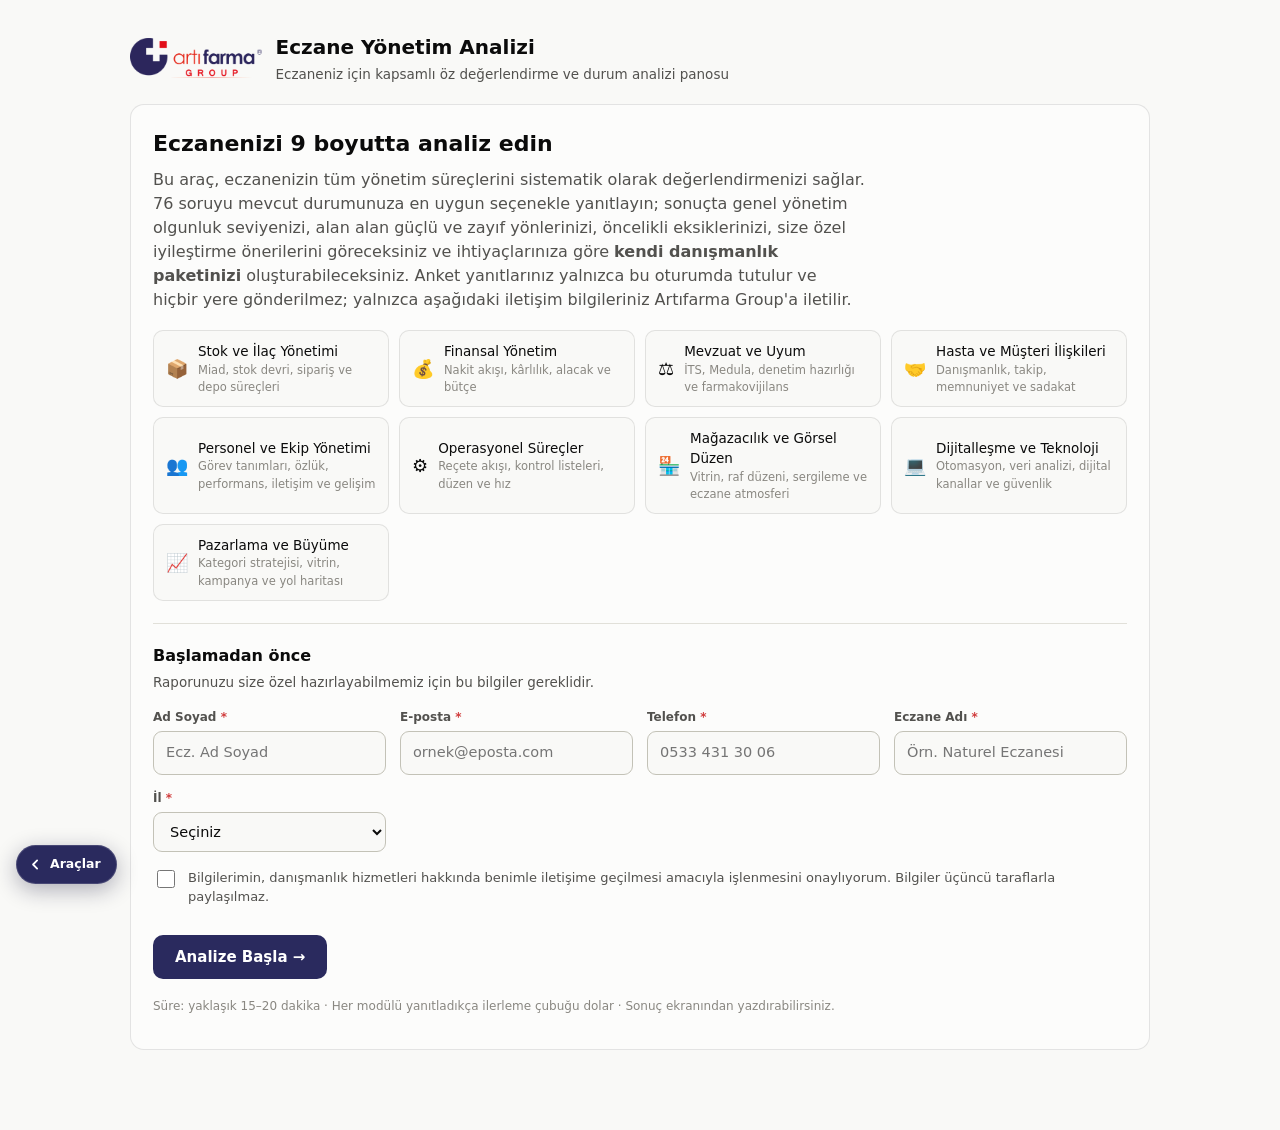
<file: analiz.html>
<!DOCTYPE html>
<html lang="tr" data-af-no-storage data-af-kilit="0">
<head>
<meta charset="UTF-8">
<meta name="viewport" content="width=device-width, initial-scale=1.0">
<title>Eczane Yönetim Analizi — Öz Değerlendirme Panosu</title>
<style>
  :root {
    color-scheme: light;
    --page: #f9f9f7;
    --surface-1: #fcfcfb;
    --text-primary: #0b0b0b;
    --text-secondary: #52514e;
    --muted: #898781;
    --grid: #e1e0d9;
    --baseline: #c3c2b7;
    --border: rgba(11,11,11,0.10);
    --series-1: #2A2A5E;
    --series-1-soft: rgba(42,120,214,0.14);
    --st-good: #0ca30c;
    --st-warning: #fab219;
    --st-serious: #ec835a;
    --st-critical: #d03b3b;
    --good-text: #006300;
  }
  @media (prefers-color-scheme: dark) {
    :root {
      color-scheme: dark;
      --page: #0d0d0d;
      --surface-1: #1a1a19;
      --text-primary: #ffffff;
      --text-secondary: #c3c2b7;
      --muted: #898781;
      --grid: #2c2c2a;
      --baseline: #383835;
      --border: rgba(255,255,255,0.10);
      --series-1: #8f8fd6;
      --series-1-soft: rgba(57,135,229,0.20);
      --good-text: #0ca30c;
    }
  }
  * { box-sizing: border-box; }
  body {
    margin: 0;
    background: var(--page);
    color: var(--text-primary);
    font-family: system-ui, -apple-system, "Segoe UI", sans-serif;
    line-height: 1.5;
  }
  .wrap { max-width: 1060px; margin: 0 auto; padding: 24px 20px 64px; }
  header.app { display:flex; align-items:center; gap:14px; padding: 8px 0 20px; }
  .logo {
    width: 44px; height: 44px; border-radius: 12px;
    background: var(--series-1); color:#fff;
    display:flex; align-items:center; justify-content:center;
    font-size: 22px; flex: none;
  }
  header.app h1 { font-size: 20px; margin: 0; }
  header.app p { margin: 2px 0 0; color: var(--text-secondary); font-size: 13.5px; }

  .card {
    background: var(--surface-1);
    border: 1px solid var(--border);
    border-radius: 14px;
    padding: 22px;
    margin-bottom: 16px;
  }

  /* ---------- Intro ---------- */
  .intro h2 { margin: 0 0 8px; font-size: 22px; }
  .intro p.lead { color: var(--text-secondary); margin: 0 0 18px; max-width: 70ch; }
  .domain-grid { display:grid; grid-template-columns: repeat(auto-fill,minmax(230px,1fr)); gap: 10px; margin: 18px 0 22px; }
  .domain-chip {
    display:flex; gap:10px; align-items:center;
    border: 1px solid var(--border); border-radius: 10px;
    padding: 10px 12px; background: var(--page);
    font-size: 13.5px;
  }
  .domain-chip .ic { font-size: 18px; flex:none; }
  .domain-chip small { display:block; color: var(--muted); font-size: 11.5px; }

  .btn {
    appearance:none; border:0; cursor:pointer; font: inherit;
    background: var(--series-1); color:#fff;
    padding: 11px 22px; border-radius: 10px; font-weight: 600; font-size: 15px;
  }
  .btn:hover { filter: brightness(1.08); }
  .btn.ghost {
    background: transparent; color: var(--text-primary);
    border: 1px solid var(--baseline);
  }
  .btn:disabled { opacity: .45; cursor: not-allowed; }

  /* ---------- Survey ---------- */
  .progress-shell { margin-bottom: 18px; }
  .progress-meta { display:flex; justify-content:space-between; font-size: 12.5px; color: var(--text-secondary); margin-bottom: 6px; }
  .progress-track { height: 8px; border-radius: 4px; background: var(--grid); overflow:hidden; }
  .progress-fill { height:100%; background: var(--series-1); border-radius: 4px; width:0%; transition: width .25s; }

  .module-head { display:flex; align-items:center; gap: 12px; margin-bottom: 4px; }
  .module-head .ic { font-size: 26px; }
  .module-head h2 { margin:0; font-size: 19px; }
  .module-head p { margin: 0; color: var(--text-secondary); font-size: 13px; }

  .q {
    padding: 16px 0;
    border-bottom: 1px solid var(--grid);
  }
  .q:last-of-type { border-bottom: 0; }
  .q .qt { font-weight: 600; font-size: 15px; margin-bottom: 3px; }
  .q .qh { color: var(--muted); font-size: 12.5px; margin-bottom: 10px; }
  .opts { display:grid; grid-template-columns: repeat(5, 1fr); gap: 6px; }
  @media (max-width: 720px) { .opts { grid-template-columns: 1fr; } }
  .opt {
    border: 1px solid var(--baseline); border-radius: 9px;
    padding: 8px 9px; cursor:pointer; background: var(--surface-1);
    font-size: 12.5px; text-align:center; transition: border-color .12s, background .12s;
  }
  .opt b { display:block; font-size: 13px; }
  .opt small { color: var(--muted); font-size: 11px; line-height: 1.3; display:block; margin-top: 2px; }
  .opt:hover { border-color: var(--series-1); }
  .opt.sel { border: 2px solid var(--series-1); background: var(--series-1-soft); padding: 7px 8px; }
  .nav-row { display:flex; justify-content:space-between; align-items:center; margin-top: 20px; gap: 10px; }
  .nav-row .hint { color: var(--muted); font-size: 12.5px; }

  /* ---------- Results ---------- */
  .kpi-row { display:grid; grid-template-columns: repeat(auto-fit,minmax(210px,1fr)); gap: 12px; margin-bottom: 16px; }
  .kpi { background: var(--surface-1); border:1px solid var(--border); border-radius: 14px; padding: 18px 20px; }
  .kpi .lbl { font-size: 12.5px; color: var(--text-secondary); margin-bottom: 4px; }
  .kpi .val { font-size: 34px; font-weight: 700; line-height: 1.1; }
  .kpi .sub { font-size: 12.5px; color: var(--muted); margin-top: 4px; }

  .level-badge {
    display:inline-flex; align-items:center; gap:6px;
    font-size: 12px; font-weight: 600; padding: 3px 10px; border-radius: 999px;
    border: 1px solid var(--border); background: var(--page); color: var(--text-primary);
  }
  .level-badge .dot { width: 9px; height: 9px; border-radius: 50%; flex:none; }

  .grid-2 { display:grid; grid-template-columns: 1fr 1fr; gap: 16px; }
  @media (max-width: 860px) { .grid-2 { grid-template-columns: 1fr; } }
  .card h3 { margin: 0 0 4px; font-size: 16px; }
  .card p.sub { margin: 0 0 14px; color: var(--muted); font-size: 12.5px; }

  /* domain bars */
  .dbar { display:grid; grid-template-columns: 30px 1fr 52px; align-items:center; gap: 10px; padding: 7px 0; }
  .dbar .nm { grid-column: 1 / -1; display:flex; justify-content:space-between; align-items:baseline; font-size: 13px; font-weight:600; margin-bottom:-2px;}
  .dbar .nm .lv { font-weight: 500; font-size: 11.5px; color: var(--text-secondary); }
  .dbar .ic { font-size: 17px; text-align:center; }
  .dbar .track { height: 14px; border-radius: 4px; background: var(--grid); overflow: hidden; cursor: default; }
  .dbar .fill { height: 100%; border-radius: 4px 4px 4px 4px; background: var(--series-1); min-width: 2px; }
  .dbar .pct { font-size: 13px; font-weight: 600; text-align: right; font-variant-numeric: tabular-nums; }

  /* gaps */
  .gap-item { display:flex; gap: 10px; padding: 9px 0; border-bottom: 1px solid var(--grid); font-size: 13.5px; align-items:flex-start;}
  .gap-item:last-child { border-bottom: 0; }
  .gap-item .sev { flex:none; font-size: 11px; font-weight: 700; padding: 2px 8px; border-radius: 999px; color:#fff; margin-top:1px; white-space:nowrap;}
  .gap-item .dom { color: var(--muted); font-size: 11.5px; display:block; }

  /* recommendations */
  .rec-block { border: 1px solid var(--border); border-radius: 12px; padding: 14px 16px; margin-bottom: 10px; background: var(--page); }
  .rec-block .rb-head { display:flex; align-items:center; gap:8px; margin-bottom: 6px; flex-wrap: wrap;}
  .rec-block .rb-head b { font-size: 14px; }
  .rec-block ul { margin: 4px 0 0; padding-left: 20px; font-size: 13.5px; color: var(--text-secondary); }
  .rec-block li { margin-bottom: 4px; }

  /* consultancy packages */
  .pkg-grid { display:grid; grid-template-columns: repeat(auto-fill,minmax(290px,1fr)); gap: 12px; margin-bottom: 16px; }
  .pkg {
    border: 1px solid var(--baseline); border-radius: 12px; padding: 14px 16px;
    background: var(--surface-1); cursor: pointer; transition: border-color .12s, background .12s;
    display: flex; flex-direction: column; gap: 8px;
  }
  .pkg:hover { border-color: var(--series-1); }
  .pkg.sel { border: 2px solid var(--series-1); background: var(--series-1-soft); padding: 13px 15px; }
  .pkg .ph { display:flex; align-items:flex-start; justify-content:space-between; gap: 8px; }
  .pkg .ph b { font-size: 14px; line-height: 1.3; }
  .pkg .tag { flex:none; font-size: 10.5px; font-weight: 700; padding: 2.5px 8px; border-radius: 999px; color: #fff; white-space: nowrap; }
  .pkg ul { margin: 0; padding-left: 18px; font-size: 12.5px; color: var(--text-secondary); }
  .pkg li { margin-bottom: 3px; }
  .pkg .pf { margin-top: auto; display:flex; align-items:center; gap: 7px; font-size: 13px; font-weight: 600; }
  .pkg .cb {
    width: 18px; height: 18px; border-radius: 5px; border: 2px solid var(--baseline);
    display:inline-flex; align-items:center; justify-content:center; font-size: 12px; color:#fff; flex:none;
  }
  .pkg.sel .cb { background: var(--series-1); border-color: var(--series-1); }
  .pkg-summary { border-top: 1px solid var(--grid); padding-top: 14px; }
  .pkg-summary h4 { margin: 0 0 6px; font-size: 14.5px; }
  .pkg-summary .ps-item { display:flex; gap: 8px; font-size: 13.5px; padding: 4px 0; align-items:baseline; }
  .pkg-summary .ps-item .n { color: var(--muted); font-variant-numeric: tabular-nums; }
  .pkg-summary p.note { color: var(--muted); font-size: 12.5px; margin: 8px 0 0; }

  .radar-wrap { display:flex; justify-content:center; }
  svg text { font-family: system-ui, -apple-system, "Segoe UI", sans-serif; }

  .tooltip {
    position: fixed; z-index: 50; pointer-events: none;
    background: var(--surface-1); border: 1px solid var(--border);
    border-radius: 8px; padding: 7px 10px; font-size: 12.5px;
    box-shadow: 0 4px 14px rgba(0,0,0,.14); display: none; max-width: 240px;
  }
  .tooltip b { display:block; font-size: 12.5px; }
  .tooltip span { color: var(--text-secondary); }

  .actions { display:flex; gap: 10px; flex-wrap: wrap; margin-top: 8px; }
  .footnote { color: var(--muted); font-size: 12px; margin-top: 18px; }

  .hidden { display:none !important; }

  @media print {
    body { background: #fff; }
    .no-print, header.app .logo { display:none !important; }
    .card, .kpi { border: 1px solid #ddd; break-inside: avoid; }
    .wrap { max-width: none; padding: 0; }
  }

.af-logo{height:40px;width:auto;display:block;flex:none}
@media print{header.app .af-logo{height:34px}}

/* ---- Başlangıç tanıtım formu ---- */
.tanit { border-top: 1px solid var(--grid); margin-top: 22px; padding-top: 20px; }
.tanit h3 { margin: 0 0 4px; font-size: 16px; }
.tanitAlt { color: var(--text-secondary); font-size: 13.5px; margin: 0 0 16px; }
.gizliAlan { position: absolute; left: -9999px; width: 1px; height: 1px; overflow: hidden; }
.tanitIzgara { display: grid; grid-template-columns: repeat(auto-fit, minmax(210px, 1fr)); gap: 14px; }
.tanitAlan { display: flex; flex-direction: column; gap: 5px; }
.tanitAlan > span { font-size: 12px; font-weight: 600; color: var(--text-secondary); }
.tanitAlan > span b { color: #d03b3b; }
.tanitAlan input, .tanitAlan select {
  font: inherit; font-size: 14.5px; padding: 10px 12px; border-radius: 9px;
  border: 1.5px solid var(--baseline); background: var(--page); color: var(--text-primary);
}
.tanitAlan input:focus, .tanitAlan select:focus { outline: none; border-color: var(--series-1); }
.tanitAlan.eksik input, .tanitAlan.eksik select { border-color: #d03b3b; }
.tanitOnay { display: flex; gap: 10px; align-items: flex-start; margin-top: 16px; cursor: pointer; }
.tanitOnay input { width: 18px; height: 18px; margin-top: 2px; accent-color: var(--series-1); flex: none; }
.tanitOnay span { font-size: 13px; color: var(--text-secondary); line-height: 1.5; }
.tanitOnay.eksik span { color: #d03b3b; }
.tanitHata { color: #d03b3b; font-size: 13px; font-weight: 600; min-height: 18px; margin-top: 10px; }
.tanitYedek { margin-top: 12px; display: flex; gap: 10px; flex-wrap: wrap; }
.tanitYedek a { font-size: 13px; font-weight: 700; text-decoration: underline; color: var(--series-1); }
@media print { .tanit { display: none } }
</style>
<link rel="icon" href="assets/logo.png">
<script src="assets/core.js"></script>
</head>
<body>
<div class="wrap">
  <header class="app">
    <a href="index.html" title="Artıfarma Group"><img src="assets/logo.png" alt="Artıfarma Group" class="af-logo"></a>
    <div>
      <h1>Eczane Yönetim Analizi</h1>
      <p>Eczaneniz için kapsamlı öz değerlendirme ve durum analizi panosu</p>
    </div>
  </header>

  <!-- INTRO -->
  <section id="view-intro" class="card intro">
    <h2>Eczanenizi 9 boyutta analiz edin</h2>
    <p class="lead">Bu araç, eczanenizin tüm yönetim süreçlerini sistematik olarak değerlendirmenizi sağlar.
      <span id="qCountTxt"></span> soruyu mevcut durumunuza en uygun seçenekle yanıtlayın; sonuçta genel yönetim olgunluk seviyenizi,
      alan alan güçlü ve zayıf yönlerinizi, öncelikli eksiklerinizi, size özel iyileştirme önerilerini göreceksiniz
      ve ihtiyaçlarınıza göre <b>kendi danışmanlık paketinizi</b> oluşturabileceksiniz.
      Anket yanıtlarınız yalnızca bu oturumda tutulur ve hiçbir yere gönderilmez; yalnızca aşağıdaki iletişim bilgileriniz Artıfarma Group'a iletilir.</p>
    <div class="domain-grid" id="introDomains"></div>
    <form id="tanitForm" class="tanit" name="analiz-talep" method="POST"
          data-netlify="true" netlify-honeypot="dolduma" novalidate>
      <input type="hidden" name="form-name" value="analiz-talep">
      <p class="gizliAlan"><label>Boş bırakın <input name="dolduma"></label></p>

      <h3>Başlamadan önce</h3>
      <p class="tanitAlt">Raporunuzu size özel hazırlayabilmemiz için bu bilgiler gereklidir.</p>

      <div class="tanitIzgara">
        <label class="tanitAlan"><span>Ad Soyad <b>*</b></span>
          <input name="Ad Soyad" id="tfAd" autocomplete="name" placeholder="Ecz. Ad Soyad" required></label>
        <label class="tanitAlan"><span>E-posta <b>*</b></span>
          <input name="E-posta" id="tfMail" type="email" autocomplete="email" placeholder="ornek@eposta.com" required></label>
        <label class="tanitAlan"><span>Telefon <b>*</b></span>
          <input name="Telefon" id="tfTel" type="tel" inputmode="tel" autocomplete="tel" placeholder="0533 431 30 06" required></label>
        <label class="tanitAlan"><span>Eczane Adı <b>*</b></span>
          <input name="Eczane Adı" id="tfEczane" placeholder="Örn. Naturel Eczanesi" required></label>
        <label class="tanitAlan"><span>İl <b>*</b></span>
          <select name="İl" id="tfIl" required>
            <option value="">Seçiniz</option>
            <option>Adana</option>
            <option>Adıyaman</option>
            <option>Afyonkarahisar</option>
            <option>Ağrı</option>
            <option>Aksaray</option>
            <option>Amasya</option>
            <option>Ankara</option>
            <option>Antalya</option>
            <option>Ardahan</option>
            <option>Artvin</option>
            <option>Aydın</option>
            <option>Balıkesir</option>
            <option>Bartın</option>
            <option>Batman</option>
            <option>Bayburt</option>
            <option>Bilecik</option>
            <option>Bingöl</option>
            <option>Bitlis</option>
            <option>Bolu</option>
            <option>Burdur</option>
            <option>Bursa</option>
            <option>Çanakkale</option>
            <option>Çankırı</option>
            <option>Çorum</option>
            <option>Denizli</option>
            <option>Diyarbakır</option>
            <option>Düzce</option>
            <option>Edirne</option>
            <option>Elazığ</option>
            <option>Erzincan</option>
            <option>Erzurum</option>
            <option>Eskişehir</option>
            <option>Gaziantep</option>
            <option>Giresun</option>
            <option>Gümüşhane</option>
            <option>Hakkâri</option>
            <option>Hatay</option>
            <option>Iğdır</option>
            <option>Isparta</option>
            <option>İstanbul</option>
            <option>İzmir</option>
            <option>Kahramanmaraş</option>
            <option>Karabük</option>
            <option>Karaman</option>
            <option>Kars</option>
            <option>Kastamonu</option>
            <option>Kayseri</option>
            <option>Kilis</option>
            <option>Kırıkkale</option>
            <option>Kırklareli</option>
            <option>Kırşehir</option>
            <option>Kocaeli</option>
            <option>Konya</option>
            <option>Kütahya</option>
            <option>Malatya</option>
            <option>Manisa</option>
            <option>Mardin</option>
            <option>Mersin</option>
            <option>Muğla</option>
            <option>Muş</option>
            <option>Nevşehir</option>
            <option>Niğde</option>
            <option>Ordu</option>
            <option>Osmaniye</option>
            <option>Rize</option>
            <option>Sakarya</option>
            <option>Samsun</option>
            <option>Şanlıurfa</option>
            <option>Siirt</option>
            <option>Sinop</option>
            <option>Şırnak</option>
            <option>Sivas</option>
            <option>Tekirdağ</option>
            <option>Tokat</option>
            <option>Trabzon</option>
            <option>Tunceli</option>
            <option>Uşak</option>
            <option>Van</option>
            <option>Yalova</option>
            <option>Yozgat</option>
            <option>Zonguldak</option>
          </select></label>
      </div>

      <label class="tanitOnay">
        <input type="checkbox" name="KVKK Onayı" value="Onaylandı" id="tfKvkk" required>
        <span>Bilgilerimin, danışmanlık hizmetleri hakkında benimle iletişime geçilmesi
          amacıyla işlenmesini onaylıyorum. Bilgiler üçüncü taraflarla paylaşılmaz.</span>
      </label>

      <div class="tanitHata" id="tfHata"></div>
    </form>

    <button class="btn" id="btnStart">Analize Başla →</button>
    <p class="footnote">Süre: yaklaşık 15–20 dakika · Her modülü yanıtladıkça ilerleme çubuğu dolar · Sonuç ekranından yazdırabilirsiniz.</p>
  </section>

  <!-- SURVEY -->
  <section id="view-survey" class="hidden">
    <div class="progress-shell no-print">
      <div class="progress-meta"><span id="progLabel"></span><span id="progPct"></span></div>
      <div class="progress-track"><div class="progress-fill" id="progFill"></div></div>
    </div>
    <div class="card">
      <div class="module-head">
        <span class="ic" id="modIcon"></span>
        <div>
          <h2 id="modTitle"></h2>
          <p id="modDesc"></p>
        </div>
      </div>
      <div id="qList"></div>
      <div class="nav-row">
        <button class="btn ghost" id="btnPrev">← Geri</button>
        <span class="hint" id="navHint"></span>
        <button class="btn" id="btnNext">İleri →</button>
      </div>
    </div>
  </section>

  <!-- RESULTS -->
  <section id="view-results" class="hidden">
    <div class="kpi-row">
      <div class="kpi">
        <div class="lbl">Genel Yönetim Skoru</div>
        <div class="val" id="kpiScore">–</div>
        <div class="sub"><span id="kpiMax"></span> puan üzerinden <span id="kpiRaw"></span></div>
      </div>
      <div class="kpi">
        <div class="lbl">Olgunluk Seviyesi</div>
        <div class="val" id="kpiLevel" style="font-size:24px;">–</div>
        <div class="sub" id="kpiLevelDesc"></div>
      </div>
      <div class="kpi">
        <div class="lbl">En Güçlü Alan</div>
        <div class="val" id="kpiBest" style="font-size:19px;">–</div>
        <div class="sub" id="kpiBestPct"></div>
      </div>
      <div class="kpi">
        <div class="lbl">Öncelikli Gelişim Alanı</div>
        <div class="val" id="kpiWorst" style="font-size:19px;">–</div>
        <div class="sub" id="kpiWorstPct"></div>
      </div>
    </div>

    <div class="grid-2">
      <div class="card">
        <h3>Alan Bazlı Olgunluk Haritası</h3>
        <p class="sub">Eczanenizin 8 yönetim alanındaki mevcut seviyesi (%)</p>
        <div class="radar-wrap" id="radarBox"></div>
      </div>
      <div class="card">
        <h3>Alan Skorları</h3>
        <p class="sub">Her alanın puanı ve seviye etiketi — çubukların üzerine gelin</p>
        <div id="barsBox"></div>
      </div>
    </div>

    <div class="card">
      <h3>Öncelikli Eksikler</h3>
      <p class="sub">Düşük puan verdiğiniz konular — önce bunları ele almanız önerilir</p>
      <div id="gapsBox"></div>
    </div>

    <div class="card">
      <h3>Size Özel İyileştirme Önerileri</h3>
      <p class="sub">Her alandaki seviyenize göre hazırlanan aksiyon önerileri</p>
      <div id="recsBox"></div>
    </div>

    <div class="card">
      <h3>Danışmanlık Paketinizi Oluşturun</h3>
      <p class="sub">Analiz sonuçlarınıza göre size en uygun danışmanlık modülleri işaretlendi. Eklemek veya çıkarmak istediklerinizi seçerek kendi paketinizi oluşturun.</p>
      <div class="pkg-grid" id="pkgBox"></div>
      <div class="pkg-summary" id="pkgSummary"></div>
    </div>

    <div class="actions no-print">
      <button class="btn" onclick="window.print()">🖨 Raporu Yazdır / PDF Kaydet</button>
      <button class="btn ghost" id="btnEdit">Yanıtları Düzenle</button>
      <button class="btn ghost" id="btnRestart">Yeniden Başla</button>
    </div>
    <p class="footnote">Bu analiz bir öz değerlendirme aracıdır; mevzuata ilişkin konularda güncel resmî kaynaklar ve bölge eczacı odanız esas alınmalıdır. Sayfa yenilenirse yanıtlar sıfırlanır — sonucu saklamak için yazdırın.</p>
  </section>
</div>

<div class="tooltip" id="tip"></div>

<script>
/* ================= DATA ================= */
const SCALE = [
  { v:0, l:"Yok",    d:"Hiç yapılmıyor / bilmiyorum" },
  { v:1, l:"Zayıf",  d:"Nadiren, plansız" },
  { v:2, l:"Kısmen", d:"Yapılıyor ama düzensiz" },
  { v:3, l:"İyi",    d:"Büyük ölçüde, düzenli" },
  { v:4, l:"Tam",    d:"Sistematik ve ölçülüyor" }
];

const DOMAINS = [
  {
    id:"stok", icon:"📦", name:"Stok ve İlaç Yönetimi", short:"Stok",
    desc:"Miad, stok devri, sipariş ve depo süreçleri",
    q:[
      {t:"Miad (son kullanma tarihi) takibi sistematik yapılıyor ve miadı yaklaşan ürünler için aksiyon planı var.", h:"Örn. aylık miad raporu, iade/erken satış stratejisi"},
      {t:"Stok devir hızı düzenli ölçülüyor ve kategori bazında değerlendiriliyor.", h:"Hangi ürün grubunun sermayeyi ne kadar bağladığını biliyor musunuz?"},
      {t:"Ölü stok (hareket görmeyen ürünler) düzenli tespit ediliyor ve eritme stratejisi uygulanıyor.", h:"3–6 aydır satılmayan ürünler listeleniyor mu?"},
      {t:"Sipariş noktaları ve min–maks stok seviyeleri tanımlı; siparişler veriye dayalı veriliyor.", h:"Otomasyon önerisi mi, göz kararı mı?"},
      {t:"Depo ve raf yerleşimi tanımlı; ürün bulma süresi kısa, fire ve kayıplar takip ediliyor.", h:"Sayım farkları düzenli inceleniyor mu?"},
      {t:"Ecza depolarıyla alım koşulları (mal fazlası, vade, iskonto) düzenli karşılaştırılıyor.", h:"Aynı ürün için depo tekliflerini kıyaslıyor musunuz?"},
      {t:"Eczanede ilaç ve ilaç dışı kategoriler tam ve doğru tanımlı.", h:"Otomasyonda dermokozmetik, gıda takviyesi, medikal vb. ayrımı doğru mu?"},
      {t:"Kategori bazlı kârlılık analizleri yapılıyor.", h:"Hangi kategori ne kazandırıyor, biliyor musunuz?"},
      {t:"Kategori bazlı yatırım (alım) planları sistemli yapılıyor.", h:"Hangi kategoriye ne kadar sermaye ayrılacağı planlı mı?"},
      {t:"Eczanenin ilaç / ilaç dışı ciro oranı biliniyor ve düzenli izleniyor.", h:"Cironuzun yüzde kaçı ilaç dışı ürünlerden geliyor?"},
      {t:"Marka bazlı satış ve kârlılık analizleri yapılıyor.", h:"Örn. dermokozmetik markalarının performans kıyaslaması"}
    ]
  },
  {
    id:"finans", icon:"💰", name:"Finansal Yönetim", short:"Finans",
    desc:"Nakit akışı, kârlılık, alacak ve bütçe",
    q:[
      {t:"Aylık gelir–gider ve nakit akışı düzenli takip ediliyor.", h:"Ay sonunu görmeden önce ayın nasıl geçtiğini biliyor musunuz?"},
      {t:"Kârlılık kategori bazında biliniyor (ilaç, OTC, dermokozmetik, medikal vb.).", h:"Ciro değil, kâr marjı bazında"},
      {t:"SGK ve kurum alacakları, kesintiler dahil düzenli takip ediliyor ve mutabakat yapılıyor.", h:"Kesinti nedenleri analiz ediliyor mu?"},
      {t:"Vade, borç ve alacak dengesi planlı yönetiliyor; ödeme takvimi var.", h:"Depo vadeleri ile SGK ödeme günleri eşleştiriliyor mu?"},
      {t:"Yıllık bütçe ve hedefler belirleniyor, gerçekleşmelerle karşılaştırılıyor.", h:"Ciro / kâr / gider hedefleri"},
      {t:"Mali müşavirle düzenli değerlendirme yapılıyor; vergi planlaması proaktif.", h:"Yıl sonunda sürprizle karşılaşıyor musunuz?"},
      {t:"Eczanemde aylık net kârımı ölçebiliyorum.", h:"Tüm giderler düşüldükten sonra kalan"},
      {t:"Eczanemde aylık brüt kârlılığımı ölçebiliyorum.", h:"Satış − satılan malın maliyeti"},
      {t:"Yıllık bazda net / brüt kâr oranlarımı takip edebiliyorum.", h:"Yıllar arası kıyaslama yapabiliyor musunuz?"}
    ]
  },
  {
    id:"mevzuat", icon:"⚖️", name:"Mevzuat ve Uyum", short:"Mevzuat",
    desc:"İTS, Medula, denetim hazırlığı ve farmakovijilans",
    q:[
      {t:"İTS bildirimleri (alım, satış, iade, deaktivasyon) eksiksiz ve zamanında yapılıyor.", h:"Askıda kalan bildirim kontrolü yapılıyor mu?"},
      {t:"Medula/SGK reçete kontrolleri düzenli yapılıyor; kesinti nedenleri analiz ediliyor.", h:"Rapor, endikasyon, doz uyumu kontrolleri"},
      {t:"Reçete karşılamada mevzuat gereklilikleri sistematik kontrol ediliyor.", h:"Kırmızı/yeşil reçete defterleri, majistral kayıtlar"},
      {t:"Farmakovijilans süreci biliniyor; advers etki bildirimi gerektiğinde yapılıyor.", h:"TÜFAM bildirim süreci ekipçe biliniyor mu?"},
      {t:"Soğuk zincir ürünlerin saklama koşulları ve sıcaklık kayıtları düzenli tutuluyor.", h:"Buzdolabı sıcaklık takip çizelgesi, alarm sistemi"},
      {t:"Denetime her an hazırsınız: defterler, belgeler, sertifikalar güncel ve erişilebilir.", h:"Son denetimde eksik çıktı mı?"}
    ]
  },
  {
    id:"hasta", icon:"🤝", name:"Hasta ve Müşteri İlişkileri", short:"Hasta",
    desc:"Danışmanlık, takip, memnuniyet ve sadakat",
    q:[
      {t:"İlaç danışmanlığı standart olarak veriliyor (kullanım, etkileşim, saklama).", h:"Her hastaya mı, sadece soranlara mı?"},
      {t:"Kronik hastalar için ilaç takibi / hatırlatma sistemi var.", h:"Rapor bitiş tarihi, tekrar reçete hatırlatması"},
      {t:"Hasta memnuniyeti ölçülüyor; şikayetler kaydedilip değerlendiriliyor.", h:"Geri bildirim alma yönteminiz var mı?"},
      {t:"Düzenli müşteriler tanınıyor; kişisel takip uygulanıyor.", h:"Alışkanlıkları biliniyor, gelmediklerinde fark ediliyor mu?"},
      {t:"Danışma alanı ve mahremiyet ihtiyaçları karşılanıyor.", h:"Hassas konular tezgâhta mı konuşuluyor?"},
      {t:"Telefon/mesajla sipariş, ayırtma ve bilgilendirme süreçleri tanımlı ve işliyor.", h:"WhatsApp siparişleri kim, nasıl yönetiyor?"},
      {t:"Düzenli olarak sadakat programları kullanıyorum.", h:"Puan, kart, kişiye özel avantajlar"},
      {t:"Danışanlara kaliteli hizmet sunabiliyorum.", h:"Hizmet standardınız tanımlı ve ölçülüyor mu?"},
      {t:"Rekabette durum analizi yapabiliyorum.", h:"Çevre eczaneler ve perakendeye göre konumunuzu biliyor musunuz?"},
      {t:"Perakende satışlarda danışan takibi yapabiliyorum.", h:"OTC/dermo alışverişlerinde kim, ne, ne sıklıkla alıyor?"}
    ]
  },
  {
    id:"personel", icon:"👥", name:"Personel ve Ekip Yönetimi", short:"Personel",
    desc:"Görev tanımları, özlük, performans, iletişim ve gelişim",
    q:[
      {t:"Görev tanımları ve yazılı çalışma kuralları var; iş bölümü dengeli.", h:"Kim kasadan, kim depodan, kim İTS'den sorumlu?"},
      {t:"İşe alım, sözleşme ve oryantasyon süreci tanımlı.", h:"Yeni personel ilk hafta neyi, kimden öğreniyor?"},
      {t:"Düzenli planlanmış haftalık ekip toplantıları yapıyorum.", h:"Gündemli, kısa ve rutin toplantılar"},
      {t:"Aylık performans yönetimi yapabiliyorum.", h:"Hedefler ve gerçekleşmeler aylık izleniyor mu?"},
      {t:"Her bir çalışanımla geri bildirim süreçlerini çalışıyorum.", h:"Birebir, karşılıklı geri bildirim görüşmeleri"},
      {t:"Motivasyon, prim veya ödüllendirme sistemi uygulanıyor.", h:"Satış primi, hedef ikramiyesi, takdir"},
      {t:"Ekip gelişim süreçlerini takip ediyor, düzenli eğitimler yapıyorum.", h:"Ürün, mevzuat ve iletişim eğitimleri; firma/oda eğitimleri"},
      {t:"Özlük evraklarım tamdır.", h:"Sözleşme, sağlık raporu, SGK belgeleri her dosyada eksiksiz mi?"},
      {t:"İzin formları imzalanır ve dosyalanır.", h:"Yıllık izin takibi yazılı ve imzalı mı?"},
      {t:"Bordroları düzenli kontrol ederim.", h:"Fazla mesai ve yasal kesintiler doğru hesaplanıyor mu?"},
      {t:"Ekibimle güçlü bir iletişimim vardır.", h:"Çalışanlar size rahatça ulaşıp fikrini söyleyebiliyor mu?"},
      {t:"Ekibim kendi arasında güçlü bir iletişime sahiptir.", h:"Vardiya devirleri ve bilgi akışı sorunsuz mu?"}
    ]
  },
  {
    id:"operasyon", icon:"⚙️", name:"Operasyonel Süreçler", short:"Operasyon",
    desc:"Reçete akışı, kontrol listeleri, düzen ve hız",
    q:[
      {t:"Reçete karşılama süreci standart; yanlış ilaç/doz hatalarına karşı kontrol adımları var.", h:"İkinci göz kontrolü, benzer isimli ilaç uyarıları"},
      {t:"Açılış–kapanış, kasa ve gün sonu işlemleri için rutin kontrol listeleri var.", h:"Z raporu, kasa sayımı, gün sonu İTS kontrolü"},
      {t:"Raf düzeni ve ürün yerleşimi satış verisine göre gözden geçiriliyor.", h:"Çok satanlar göz hizasında mı?"},
      {t:"Hizmet hızı ve bekleme süresi izleniyor; yoğun saatlere önlem alınıyor.", h:"Kuyruk oluşan saatler belli mi?"},
      {t:"Temizlik, hijyen ve düzen standartları tanımlı ve uygulanıyor.", h:"Sorumluluklar ve sıklıklar yazılı mı?"},
      {t:"Nöbet ve yoğun dönem planlaması önceden yapılıyor.", h:"Nöbet öncesi stok ve personel hazırlığı"},
      {t:"Veresiye ve emanet takibi düzenli yapılıyor.", h:"Kayıt dışı veresiye var mı, tahsilat izleniyor mu?"},
      {t:"Zayi ürünler ve ilaç dışı ürünlerin miadları kayıt altında ve takip ediliyor.", h:"İlaç dışı miadlar sisteme giriliyor mu?"}
    ]
  },
  {
    id:"magaza", icon:"🏪", name:"Mağazacılık ve Görsel Düzen", short:"Mağazacılık",
    desc:"Vitrin, raf düzeni, sergileme ve eczane atmosferi",
    q:[
      {t:"Eczane tabelası görünür ve ilgi çekici; dış cephe bakımlı.", h:"Uzaktan fark ediliyor mu?"},
      {t:"Vitrin aktif kullanılıyor ve dönemsel olarak yenileniyor.", h:"Vitrin en son ne zaman değişti?"},
      {t:"Ürünler ana kategorilere ayrılmış ve kendi kategorilerinde sergileniyor.", h:"Dermo, takviye, bebek, medikal alanları net mi?"},
      {t:"Raf etiketleri ve fiyat/kampanya duyuruları kullanılıyor.", h:"Müşteri fiyatı sormadan görebiliyor mu?"},
      {t:"Raflar merchandising kurallarına göre düzenleniyor; tezgahlar aktif sergide kullanılıyor.", h:"Göz hizası, blok yerleşim, tezgah sergisi sıklıkla değişiyor mu?"},
      {t:"Kofre ve dönemsel ürün uygulamaları yapılıyor.", h:"Sezon ürünleri öne çıkarılıyor mu?"},
      {t:"Orta alan (gondol, havuz, stand, fotoblok) etkin kullanılıyor.", h:"Firma standları ve tanıtım malzemeleri değerlendiriliyor mu?"},
      {t:"Aydınlatma, müzik, LED ekran ve genel atmosfer yeterli.", h:"Eczane ferah ve davetkâr mı?"}
    ]
  },
  {
    id:"dijital", icon:"💻", name:"Dijitalleşme ve Teknoloji", short:"Dijital",
    desc:"Otomasyon, veri analizi, dijital kanallar ve güvenlik",
    q:[
      {t:"Eczane otomasyon programı raporlama dahil etkin kullanılıyor.", h:"Sadece satış ekranı mı, raporlar da mı?"},
      {t:"Satış ve stok verileri analiz edilip kararlarda kullanılıyor.", h:"En çok satanlar, saatlik yoğunluk, sepet analizi"},
      {t:"Dijital iletişim kanalları (WhatsApp, SMS, sosyal medya) aktif ve planlı yönetiliyor.", h:"Mevzuata uygun bilgilendirme sınırları içinde"},
      {t:"Veri yedekleme ve bilgi güvenliği (KVKK dahil) önlemleri alınmış.", h:"Otomasyon verisi en son ne zaman yedeklendi?"},
      {t:"E-reçete, e-fatura, e-arşiv süreçleri sorunsuz işliyor.", h:"Kesinti durumunda B planınız var mı?"},
      {t:"Yeni teknolojiler takip ediliyor ve fayda/maliyet ile değerlendiriliyor.", h:"Sıra sistemi, akıllı raf, robotik depo vb."}
    ]
  },
  {
    id:"pazarlama", icon:"📈", name:"Pazarlama ve Büyüme", short:"Büyüme",
    desc:"Kategori stratejisi, vitrin, kampanya ve yol haritası",
    q:[
      {t:"OTC ve dermokozmetik kategorileri için hedef ve strateji var.", h:"Bu kategorilerin cirodaki payını biliyor musunuz?"},
      {t:"Hedef ürün çalışmaları ve personele ciro/hedef uygulamaları yapılıyor.", h:"Aylık hedef ürünler belirlenip ekiple paylaşılıyor mu?"},
      {t:"Kampanya ve sezonluk planlama önceden yapılıyor.", h:"Kış ürünleri, güneş koruyucular, okul dönemi"},
      {t:"Çevre ve rakip analizi yapılmış (konum, sağlık kuruluşları, demografi).", h:"Müşterileriniz nereden, neden geliyor?"},
      {t:"Katma değerli hizmetler değerlendiriliyor ve duyuruluyor.", h:"Tansiyon/şeker ölçümü, danışmanlık günleri (mevzuata uygun)"},
      {t:"Büyüme hedefleri ve yıllık yol haritası tanımlı.", h:"1 yıl sonra eczaneniz nerede olacak?"}
    ]
  }
];

const LEVELS = [
  { min:0,  max:20,  name:"Seviye 1 · Başlangıç",  color:"var(--st-critical)", ic:"⛔", desc:"Süreçler plansız ve kişiye bağlı yürüyor." },
  { min:20, max:40,  name:"Seviye 2 · Gelişmekte", color:"var(--st-serious)",  ic:"⚠️", desc:"Bazı süreçler var ancak düzensiz ve ölçülmüyor." },
  { min:40, max:60,  name:"Seviye 3 · Tanımlı",    color:"var(--st-warning)",  ic:"◑", desc:"Süreçler tanımlı; uygulama tutarlılığı değişken." },
  { min:60, max:80,  name:"Seviye 4 · Yönetilen",  color:"var(--st-good)",     ic:"✔", desc:"Süreçler düzenli izleniyor ve yönetiliyor." },
  { min:80, max:101, name:"Seviye 5 · Optimize",   color:"var(--st-good)",     ic:"★", desc:"Sürekli iyileştirme kültürü yerleşmiş durumda." }
];

/* band: low <40, mid 40–70, high ≥70 */
const RECS = {
  stok: {
    low: ["Bu ay bir miad sayımı yapın: 6 ay içinde miadı dolacak tüm ürünleri listeleyip iade/erken eritme planı çıkarın.",
          "Otomasyondan '90 gündür satılmayan ürünler' raporunu alın; ölü stoku depo iadesi veya kampanya ile eritin.",
          "En çok satan 50 ürün için min–maks stok seviyesi tanımlayın ve siparişi bu seviyelere bağlayın."],
    mid: ["Stok devir hızını kategori bazında çeyreklik ölçün; devri yavaş kategorilerde sipariş miktarlarını küçültün.",
          "Depo tekliflerini (mal fazlası, vade, iskonto) tek tabloda karşılaştırıp alım kararlarını buna göre verin.",
          "Sayım farklarını aylık inceleyin; fire ve kayıp nedenlerini kayıt altına alın."],
    high: ["Sipariş sürecini olabildiğince otomatikleştirin; istisnaları (sezonluk, kampanya) ayrıca yönetin.",
           "Stok maliyetini (bağlanan sermaye + fire + miad kaybı) yıllık raporlayıp hedef koyun.",
           "Tedarikçi performansını (teslim hızı, hata oranı) puanlayarak izleyin."]
  },
  finans: {
    low: ["Basit bir aylık nakit akış tablosu kurun: tahsilatlar, depo ödemeleri, sabit giderler tek sayfada görünsün.",
          "SGK kesintilerinizi son 3 ay için listeleyin; en sık kesinti nedenini bulup önlem alın.",
          "Mali müşavirinizle çeyreklik düzenli değerlendirme randevusu koyun."],
    mid: ["Kârlılığı kategori bazında hesaplayın; düşük marjlı kategorilerde fiyat/alım stratejinizi gözden geçirin.",
          "Depo vadeleri ile SGK ödeme günlerini eşleştiren bir ödeme takvimi oluşturun.",
          "Yıllık ciro, kâr ve gider hedefi belirleyin; her ay gerçekleşmeyle karşılaştırın."],
    high: ["Aylık kısa bir 'finans panosu' tutun: ciro, kâr marjı, stok değeri, alacak yaşı tek bakışta izlensin.",
           "Yatırım kararlarını (tadilat, cihaz, ek personel) geri dönüş hesabıyla değerlendirin.",
           "Vergi planlamasını yıl sonuna bırakmayın; mali müşavirle yıl ortasında projeksiyon yapın."]
  },
  mevzuat: {
    low: ["Her gün sonu İTS'de askıda bildirim kontrolünü rutine bağlayın; sorumlusunu belirleyin.",
          "Son 3 ayın SGK kesintilerini nedenleriyle listeleyin; reçete girişinde kontrol adımı ekleyin.",
          "Denetim hazırlık listesi yapın: defterler, sertifikalar, soğuk zincir kayıtları tek klasörde toplansın."],
    mid: ["Soğuk zincir için sıcaklık kaydını otomatikleştirin (kayıt cihazı/alarm) ve sapma prosedürü yazın.",
          "Farmakovijilans ve advers etki bildirim sürecini ekiple bir iç eğitimde üzerinden geçin.",
          "Mevzuat değişikliklerini takip için oda duyuruları ve resmî kaynaklara haftalık kontrol rutini koyun."],
    high: ["Uyum kontrollerini çeyreklik bir öz denetim listesine dönüştürün ve sonuçları arşivleyin.",
           "Kesinti oranınızı (kesinti/ciro) izleyin; hedefiniz sıfıra yakın sabit bir oran olsun.",
           "Ekipte mevzuat sorumlusu belirleyip yedeklilik sağlayın — bilgi tek kişide kalmasın."]
  },
  hasta: {
    low: ["Danışmanlığı standartlaştırın: her ilaç tesliminde kullanım, saklama ve etkileşim üçlüsünü kısaca anlatın.",
          "Kronik hastalar için basit bir takip listesi kurun: rapor bitişi ve tekrar reçete tarihlerini not edin.",
          "Şikayet ve geri bildirimleri bir deftere/dosyaya kaydetmeye bugün başlayın."],
    mid: ["Rapor bitişi ve ilaç hatırlatmalarını telefon/mesajla proaktif yapın (mevzuata uygun biçimde).",
          "Danışma için görece sakin bir alan/köşe düzenleyin; hassas konuları tezgâhtan uzaklaştırın.",
          "Düzenli müşterilere kişisel takip uygulayın: alışkanlıklarını bilin, gelmediklerinde fark edin."],
    high: ["Memnuniyeti düzenli ölçün (kısa anket/QR) ve sonuçları ekip toplantısında değerlendirin.",
           "İlaç uyum (adherans) danışmanlığını hizmete dönüştürün: çoklu ilaç kullanan hastalara periyodik gözden geçirme.",
           "Hasta iletişim kanallarını tek noktadan yönetin; yanıt süresi standardı koyun."]
  },
  personel: {
    low: ["Her çalışan için yarım sayfalık görev tanımı yazın; sorumlulukları (kasa, İTS, depo, vitrin) netleştirin.",
          "Haftalık 15 dakikalık kısa ekip toplantısı başlatın: geçen hafta, bu hafta, sorunlar.",
          "Özlük dosyalarını tamamlayın: sözleşme, izin formları ve bordro kontrolleri tek klasörde, eksiksiz ve imzalı olsun.",
          "Yeni personel için ilk hafta oryantasyon listesi hazırlayın."],
    mid: ["Yılda en az bir yapılandırılmış performans görüşmesi yapın; karşılıklı beklentileri yazılı hale getirin.",
          "Eğitim planı kurun: firma eğitimleri, oda eğitimleri ve aylık kısa iç eğitimler takvime bağlansın.",
          "Basit bir prim/ödül sistemi tasarlayın: ölçülebilir, ulaşılabilir, şeffaf."],
    high: ["Yetkinlik matrisi oluşturun: kim neyi biliyor, kim kimi yedekleyebilir — eksik yetkinlikleri eğitimle kapatın.",
           "Ekipten iyileştirme önerisi toplayın ve uygulananları görünür şekilde takdir edin.",
           "Kariyer gelişimi konuşun: sorumluluk devri, uzmanlaşma alanları (dermo, medikal vb.)."]
  },
  magaza: {
    low: ["Ürünleri ana kategorilere ayırıp her kategoriye net bir alan tanımlayın: dermo, takviye, bebek, medikal.",
          "Raf etiketleri ve fiyat duyuruları kullanmaya başlayın — müşteri sormadan görebilsin.",
          "Vitrini bir sezon temasıyla yenileyin ve ayda bir değiştirmeyi rutine bağlayın."],
    mid: ["Merchandising kurallarını uygulayın: çok satanlar göz hizasında, tamamlayıcı ürünler yan yana, bloklar düzenli.",
          "Tezgah ve orta alanı (gondol, stand, kofre) aktif sergi alanına çevirin; sergiyi sıklıkla değiştirin.",
          "Kampanya ve dönemsel ürünler için bilgilendirme/duyuru standardı oluşturun."],
    high: ["Sergileme performansını ölçün: vitrin/kofre değişimlerinin satışa etkisini takip edin.",
           "Yerleşim planını yılda bir satış verisiyle gözden geçirin; sıcak alanları yüksek marjlı kategorilere verin.",
           "Atmosferi (aydınlatma, müzik, LED içerikleri) markanızın parçası olarak planlayın."]
  },
  operasyon: {
    low: ["Reçete karşılamada 'ikinci göz' kuralı koyun: teslim öncesi ilaç–doz–hasta eşleşmesini ikinci kişi doğrulasın.",
          "Açılış ve kapanış için birer kontrol listesi asın: kasa, buzdolabı ısısı, gün sonu İTS, alarm.",
          "Temizlik ve düzen sorumluluklarını gün/kişi bazında yazılı hale getirin."],
    mid: ["Yoğun saatleri tespit edin ve o saatlere personel/iş planı yapın; bekleme süresini azaltın.",
          "Raf düzenini satış verisiyle gözden geçirin: çok satanlar ve tamamlayıcı ürünler stratejik konumlansın.",
          "Nöbet öncesi hazırlık listesi kurun: stok takviyesi, bozuk para, personel planı."],
    high: ["Süreçlerinizi kısa yazılı prosedürlere dönüştürün — yeni personel bile aynı kaliteyi verebilsin.",
           "Hata ve 'ramak kala' olaylarını kaydedin; tekrarını önleyecek kök neden analizi yapın.",
           "Hizmet hızını periyodik ölçün ve iyileştirme hedefi koyun."]
  },
  dijital: {
    low: ["Otomasyon firmanızdan raporlama eğitimi isteyin; haftada bir satış ve stok raporlarına bakmayı rutine bağlayın.",
          "Verilerinizin yedeklendiğinden emin olun; yedekleme sıklığını ve yerini öğrenin, test edin.",
          "KVKK için temel adımları atın: aydınlatma metni, veri erişim yetkileri, ekran gizliliği."],
    mid: ["Aylık mini veri rutini kurun: en çok satan 20 ürün, kategori ciroları, saatlik yoğunluk.",
          "WhatsApp/SMS iletişimini tek hat ve tek sorumluda toplayın; mesaj şablonları hazırlayın.",
          "E-reçete/e-fatura kesintileri için B planınızı yazılı hale getirin."],
    high: ["Verinizi karar mekanizmasına bağlayın: sipariş, raf düzeni ve kampanya kararları rapora dayansın.",
           "Yeni teknolojileri (sıra sistemi, akıllı stok) fayda/maliyet analiziyle pilot deneyin.",
           "Siber güvenlik hijyeni: güçlü parolalar, yetki ayrımı, güncellemeler ve periyodik yedek testi."]
  },
  pazarlama: {
    low: ["OTC ve dermokozmetiğin cirodaki payını hesaplayın; küçük ama net bir büyüme hedefi koyun.",
          "Vitrini ayda bir tema ile değiştirmeye başlayın (sezon, sağlık günleri).",
          "Çevrenizi analiz edin: yakın sağlık kuruluşları, rakipler ve müşteri profilinizi bir sayfaya yazın."],
    mid: ["Yıllık sezon takvimi çıkarın: güneş, kış, okul, bayram dönemleri için ürün ve stok planı.",
          "Kategori yönetimine geçin: dermo/OTC için ayrı hedef, ayrı raf stratejisi, ayrı takip.",
          "Katma değerli hizmetlerinizi (ölçümler, danışmanlık) mevzuata uygun şekilde görünür kılın."],
    high: ["Yıllık yol haritası yazın: ciro ve kategori hedefleri, yatırım planı, hizmet geliştirme adımları.",
           "Müşteri segmentlerinize göre iletişim planlayın: kronik hastalar, genç aileler, dermo müşterileri.",
           "Performansı çeyreklik gözden geçirin ve planı güncelleyin — plan yaşayan bir belge olsun."]
  }
};

/* danışmanlık paketleri — her alan bir modül */
const PACKAGES = {
  stok: { name:"Stok, Kategori ve Kârlılık Yönetimi", items:[
    "İlaç / ilaç dışı kategori ağacının kurulması ve otomasyonda doğru tanımlanması",
    "Kategori ve marka bazlı kârlılık raporlama sisteminin kurulması",
    "Miad, ölü stok ve fire takip sisteminin oluşturulması",
    "Veriye dayalı sipariş sistemi ve kategori bazlı yatırım planı"] },
  finans: { name:"Finansal Yönetim ve Kârlılık", items:[
    "Aylık net / brüt kâr ölçüm altyapısının kurulması",
    "Nakit akış ve ödeme takvimi sisteminin oluşturulması",
    "Yıllık bütçe, hedef ve gerçekleşme takibi",
    "SGK alacak ve kesinti yönetimi"] },
  mevzuat: { name:"Mevzuat ve Uyum", items:[
    "İTS süreçlerinin denetimi ve gün sonu kontrol rutini",
    "Reçete kesinti analizi ve önleme sistemi",
    "Denetim hazırlık dosyası ve öz denetim listesi",
    "Soğuk zincir ve farmakovijilans prosedürleri"] },
  hasta: { name:"Müşteri Deneyimi ve Sadakat", items:[
    "Sadakat programı tasarımı ve kurulumu",
    "Perakende danışan takip sisteminin oluşturulması",
    "Hizmet standartları ve danışmanlık protokolleri",
    "Rekabet ve çevre analizi"] },
  personel: { name:"Ekip ve Performans Yönetimi", items:[
    "Görev tanımları, yazılı çalışma kuralları ve iş bölümü düzeni",
    "Haftalık toplantı ritmi ve aylık performans sistemi",
    "Prim / ödüllendirme ve geri bildirim kültürünün kurulması",
    "Özlük, izin ve bordro süreçlerinin düzenlenmesi"] },
  operasyon: { name:"Operasyonel Mükemmellik", items:[
    "Reçete güvenlik akışı ve hata önleme kontrolleri",
    "Açılış–kapanış ve gün sonu kontrol listeleri",
    "Veresiye, emanet ve zayi takip düzeni",
    "Nöbet ve yoğun dönem planlama sistemi"] },
  magaza: { name:"Mağazacılık ve Görsel Düzen", items:[
    "Yerleşim planı ve kategori bazlı sergileme düzeni",
    "Merchandising kuralları ve raf optimizasyonu",
    "Vitrin, kofre ve dönemsel sergi programı",
    "Eczane atmosferi (aydınlatma, duyuru, LED) iyileştirmesi"] },
  dijital: { name:"Dijitalleşme ve Veri Analitiği", items:[
    "Otomasyon raporlarının etkin kullanımı ve veri paneli kurulumu",
    "Dijital iletişim kanallarının yapılandırılması",
    "KVKK, yedekleme ve bilgi güvenliği düzeni",
    "Teknoloji yatırımlarının fayda/maliyet değerlendirmesi"] },
  pazarlama: { name:"Pazarlama ve Büyüme Stratejisi", items:[
    "Yıllık kampanya ve sezon takvimi",
    "Hedef ürün ve personel hedef sistemi",
    "Lokasyon, demografi ve rekabet analizi",
    "Büyüme hedefleri ve yıllık yol haritası"] }
};
const PKG_TAG = {
  low:  { t:"ÖNCELİKLİ ÖNERİ", c:"var(--st-critical)" },
  mid:  { t:"ÖNERİLİR",        c:"var(--st-warning)" },
  high: { t:"OPSİYONEL",       c:"var(--st-good)" }
};

/* ================= STATE ================= */
const answers = {};      // "domIdx-qIdx" -> 0..4
let modIdx = 0;
const selectedPkgs = new Set();
let pkgTouched = false;  // kullanıcı elle seçim yaptı mı
const $ = id => document.getElementById(id);
const Q_TOTAL = DOMAINS.reduce((a,d)=>a+d.q.length,0);
$("qCountTxt") && ($("qCountTxt").textContent = Q_TOTAL);

/* ================= INTRO ================= */
$("introDomains").innerHTML = DOMAINS.map(d =>
  `<div class="domain-chip"><span class="ic">${d.icon}</span><div>${d.name}<small>${d.desc}</small></div></div>`).join("");

/* ---------------------------------------------------------------
   Başlangıç tanıtım formu
   Analiz başlamadan önce iletişim bilgileri alınır ve Artıfarma'ya
   gönderilir. Site statik olduğu için gönderim, yayın ortamının form
   servisine (Netlify) yapılır; ulaşılamazsa e-posta / WhatsApp
   seçenekleri sunulur, böylece kayıt hiçbir durumda kaybolmaz.
   --------------------------------------------------------------- */
const T_ALANLAR = [
  ["tfAd", "Ad Soyad"], ["tfMail", "E-posta"], ["tfTel", "Telefon"],
  ["tfEczane", "Eczane Adı"], ["tfIl", "İl"]
];

function tanitDogrula() {
  let ilk = null;
  T_ALANLAR.forEach(([id]) => {
    const el = $(id), kap = el.closest(".tanitAlan");
    const bos = !el.value.trim();
    kap.classList.toggle("eksik", bos);
    if (bos && !ilk) ilk = el;
  });
  const mail = $("tfMail").value.trim();
  if (mail && !/^[^\s@]+@[^\s@]+\.[^\s@]+$/.test(mail)) {
    $("tfMail").closest(".tanitAlan").classList.add("eksik");
    if (!ilk) ilk = $("tfMail");
  }
  const onay = $("tfKvkk");
  onay.closest(".tanitOnay").classList.toggle("eksik", !onay.checked);
  if (!onay.checked && !ilk) ilk = onay;
  return ilk;
}

function tanitOzet() {
  const s = T_ALANLAR.map(([id, ad]) => ad + ": " + $(id).value.trim());
  s.push("KVKK Onayı: Onaylandı");
  return s.join("\n");
}

function tanitYedekYol(metin) {
  const konu = "Öz Değerlendirme — İletişim Bilgileri";
  const mail = "mailto:faruk@artifarma360.com?subject=" + encodeURIComponent(konu) +
               "&body=" + encodeURIComponent(metin);
  const wa = "https://wa.me/905334313006?text=" + encodeURIComponent(konu + "\n\n" + metin);
  $("tfHata").innerHTML =
    "Bilgiler otomatik gönderilemedi. Analize devam edebilirsiniz; " +
    "dilerseniz bilgilerinizi şu yollarla iletebilirsiniz:" +
    '<div class="tanitYedek"><a href="' + mail + '">E-posta ile gönder</a>' +
    '<a href="' + wa + '" target="_blank" rel="noopener">WhatsApp ile gönder</a></div>';
}

function tanitDeftere() {
  if (!window.ArtifarmaKayit) return;
  const k = { tarih: new Date().toISOString(), kaynak: "site" };
  T_ALANLAR.forEach(([id, ad]) => { k[ad] = $(id).value.trim(); });
  k["KVKK Onayı"] = "Onaylandı";
  ArtifarmaKayit.ekle("analiz", k);
}

function tanitGonder() {
  const f = $("tanitForm");
  const veri = new FormData(f);
  if (String(veri.get("dolduma") || "").trim()) return Promise.resolve();   // bot
  tanitDeftere();                       // gönderim başarısız olsa da kayıt kalsın
  return fetch("gonder.php", {
    method: "POST",
    headers: { "Content-Type": "application/x-www-form-urlencoded" },
    body: new URLSearchParams(veri).toString()
  }).then(r => { if (!r.ok) throw new Error("HTTP " + r.status); });
}

let tanitGonderildi = false;

$("btnStart").onclick = () => {
  const eksik = tanitDogrula();
  if (eksik) {
    $("tfHata").textContent = "Devam etmek için işaretli alanları doldurun.";
    eksik.focus();
    eksik.scrollIntoView({ behavior: "smooth", block: "center" });
    return;
  }
  $("tfHata").textContent = "";

  const basla = () => { modIdx = 0; show("survey"); renderModule(); };

  if (tanitGonderildi) return basla();

  const d = $("btnStart");
  d.disabled = true; d.textContent = "Gönderiliyor…";
  tanitGonder()
    .then(() => { tanitGonderildi = true; })
    .catch(() => { tanitYedekYol(tanitOzet()); })
    .finally(() => {
      d.disabled = false; d.textContent = "Analize Başla →";
      basla();
    });
};

function show(v){
  ["intro","survey","results"].forEach(x => $("view-"+x).classList.toggle("hidden", x!==v));
  window.scrollTo({top:0});
}

/* ================= SURVEY ================= */
function renderModule(){
  const d = DOMAINS[modIdx];
  $("modIcon").textContent = d.icon;
  $("modTitle").textContent = `${modIdx+1}. ${d.name}`;
  $("modDesc").textContent = d.desc;
  $("qList").innerHTML = d.q.map((q,qi)=>{
    const key = `${modIdx}-${qi}`;
    return `<div class="q">
      <div class="qt">${qi+1}. ${q.t}</div>
      <div class="qh">${q.h||""}</div>
      <div class="opts" role="radiogroup" aria-label="Soru ${qi+1}">
        ${SCALE.map(s=>`<div class="opt${answers[key]===s.v?' sel':''}" role="radio" aria-checked="${answers[key]===s.v}" tabindex="0" data-k="${key}" data-v="${s.v}"><b>${s.v} · ${s.l}</b><small>${s.d}</small></div>`).join("")}
      </div>
    </div>`;
  }).join("");
  document.querySelectorAll(".opt").forEach(el=>{
    const pick = ()=>{ answers[el.dataset.k] = +el.dataset.v; renderModule(); };
    el.onclick = pick;
    el.onkeydown = e => { if(e.key==="Enter"||e.key===" "){ e.preventDefault(); pick(); } };
  });
  updateNav();
}

function moduleAnswered(){
  return DOMAINS[modIdx].q.every((_,qi)=> answers[`${modIdx}-${qi}`]!==undefined);
}
function totalAnswered(){
  return Object.keys(answers).length;
}
function updateNav(){
  const total = DOMAINS.reduce((a,d)=>a+d.q.length,0);
  const done = totalAnswered();
  const pct = Math.round(done/total*100);
  $("progFill").style.width = pct+"%";
  $("progLabel").textContent = `Modül ${modIdx+1} / ${DOMAINS.length} — ${DOMAINS[modIdx].short}`;
  $("progPct").textContent = `${done}/${total} soru · %${pct}`;
  $("btnPrev").disabled = modIdx===0;
  const ok = moduleAnswered();
  $("btnNext").disabled = !ok;
  $("btnNext").textContent = modIdx===DOMAINS.length-1 ? "Sonuçları Gör ✓" : "İleri →";
  $("navHint").textContent = ok ? "" : "Devam etmek için tüm soruları yanıtlayın";
}
$("btnPrev").onclick = ()=>{ if(modIdx>0){ modIdx--; renderModule(); } };
$("btnNext").onclick = ()=>{
  if(!moduleAnswered()) return;
  if(modIdx < DOMAINS.length-1){ modIdx++; renderModule(); }
  else { renderResults(); show("results"); }
};

/* ================= RESULTS ================= */
function domainScore(di){
  const d = DOMAINS[di];
  let sum = 0;
  d.q.forEach((_,qi)=> sum += (answers[`${di}-${qi}`]||0));
  return { raw:sum, max:d.q.length*4, pct: Math.round(sum/(d.q.length*4)*100) };
}
function levelOf(pct){ return LEVELS.find(l=> pct>=l.min && pct<l.max) || LEVELS[LEVELS.length-1]; }
function bandOf(pct){ return pct<40 ? "low" : (pct<70 ? "mid" : "high"); }
const BAND_LABEL = { low:{t:"Öncelikli gelişim alanı", c:"var(--st-critical)", ic:"⛔"},
                     mid:{t:"Gelişime açık", c:"var(--st-warning)", ic:"◑"},
                     high:{t:"Güçlü alan", c:"var(--st-good)", ic:"✔"} };

function renderResults(){
  const scores = DOMAINS.map((_,i)=>domainScore(i));
  const totalRaw = scores.reduce((a,s)=>a+s.raw,0);
  const totalMax = scores.reduce((a,s)=>a+s.max,0);
  const overall = Math.round(totalRaw/totalMax*100);
  const lvl = levelOf(overall);

  $("kpiScore").textContent = "%"+overall;
  $("kpiMax").textContent = totalMax;
  $("kpiRaw").textContent = totalRaw+" puan";
  $("kpiLevel").innerHTML = `<span style="color:${lvl.color}">${lvl.ic}</span> ${lvl.name}`;
  $("kpiLevelDesc").textContent = lvl.desc;

  let bi=0, wi=0;
  scores.forEach((s,i)=>{ if(s.pct>scores[bi].pct) bi=i; if(s.pct<scores[wi].pct) wi=i; });
  $("kpiBest").textContent = DOMAINS[bi].icon+" "+DOMAINS[bi].name;
  $("kpiBestPct").textContent = "%"+scores[bi].pct+" — bu alandaki düzeninizi koruyun";
  $("kpiWorst").textContent = DOMAINS[wi].icon+" "+DOMAINS[wi].name;
  $("kpiWorstPct").textContent = "%"+scores[wi].pct+" — iyileştirmeye buradan başlayın";

  renderRadar(scores);
  renderBars(scores);
  renderGaps();
  renderRecs(scores);
  renderPackages(scores);
}

/* --- consultancy package builder --- */
function renderPackages(scores){
  if(!pkgTouched){
    selectedPkgs.clear();
    DOMAINS.forEach((d,i)=>{ if(bandOf(scores[i].pct)==="low") selectedPkgs.add(d.id); });
  }
  $("pkgBox").innerHTML = DOMAINS.map((d,i)=>{
    const band = bandOf(scores[i].pct), tag = PKG_TAG[band], p = PACKAGES[d.id];
    const sel = selectedPkgs.has(d.id);
    return `<div class="pkg${sel?' sel':''}" data-id="${d.id}" role="checkbox" aria-checked="${sel}" tabindex="0">
      <div class="ph"><b>${d.icon} ${p.name}</b><span class="tag" style="background:${tag.c}">${tag.t}</span></div>
      <ul>${p.items.map(x=>`<li>${x}</li>`).join("")}</ul>
      <div class="pf"><span class="cb">${sel?"✓":""}</span>${sel?"Pakete eklendi":"Pakete ekle"}
        <span style="margin-left:auto;font-weight:500;color:var(--muted);font-size:11.5px;">Skorunuz: %${scores[i].pct}</span></div>
    </div>`;
  }).join("");
  $("pkgBox").querySelectorAll(".pkg").forEach(el=>{
    const toggle = ()=>{
      pkgTouched = true;
      const id = el.dataset.id;
      selectedPkgs.has(id) ? selectedPkgs.delete(id) : selectedPkgs.add(id);
      renderPackages(scores);
    };
    el.onclick = toggle;
    el.onkeydown = e => { if(e.key==="Enter"||e.key===" "){ e.preventDefault(); toggle(); } };
  });
  renderPkgSummary(scores);
}

function renderPkgSummary(scores){
  const chosen = DOMAINS.filter(d=>selectedPkgs.has(d.id));
  if(!chosen.length){
    $("pkgSummary").innerHTML = `<h4>Seçili modül yok</h4><p class="note">Yukarıdan en az bir danışmanlık modülü seçerek paketinizi oluşturabilirsiniz.</p>`;
    return;
  }
  $("pkgSummary").innerHTML = `
    <h4>📋 Danışmanlık Paketiniz — ${chosen.length} modül</h4>
    ${chosen.map((d,n)=>{
      const i = DOMAINS.indexOf(d);
      return `<div class="ps-item"><span class="n">${n+1}.</span><span><b>${PACKAGES[d.id].name}</b> <span style="color:var(--muted)">(mevcut skorunuz %${scores[i].pct})</span></span></div>`;
    }).join("")}
    <p class="note">Bu paket, analiz sonuçlarınıza göre oluşturuldu. Raporu yazdırdığınızda paket seçiminiz de rapora dahil edilir; danışmanınızla bu liste üzerinden çalışma planı yapabilirsiniz.</p>`;
}

/* --- radar (SVG) --- */
function renderRadar(scores){
  const W=460, H=420, cx=W/2, cy=H/2+6, R=140, N=DOMAINS.length;
  const ang = i => -Math.PI/2 + i*2*Math.PI/N;
  const pt = (i,r) => [cx + r*Math.cos(ang(i)), cy + r*Math.sin(ang(i))];
  let s = `<svg viewBox="0 0 ${W} ${H}" width="100%" style="max-width:${W}px" role="img" aria-label="8 yönetim alanının olgunluk yüzdeleri radar grafiği">`;
  // rings
  [25,50,75,100].forEach(p=>{
    const pts = Array.from({length:N},(_,i)=>pt(i,R*p/100).join(",")).join(" ");
    s += `<polygon points="${pts}" fill="none" stroke="var(--grid)" stroke-width="1"/>`;
    s += `<text x="${cx+4}" y="${cy - R*p/100 - 3}" font-size="10" fill="var(--muted)">%${p}</text>`;
  });
  // spokes + labels
  for(let i=0;i<N;i++){
    const [x,y] = pt(i,R);
    s += `<line x1="${cx}" y1="${cy}" x2="${x}" y2="${y}" stroke="var(--grid)" stroke-width="1"/>`;
    const [lx,ly] = pt(i,R+26);
    const anchor = Math.abs(Math.cos(ang(i)))<0.3 ? "middle" : (Math.cos(ang(i))>0 ? "start":"end");
    s += `<text x="${lx}" y="${ly+4}" font-size="12" font-weight="600" text-anchor="${anchor}" fill="var(--text-primary)">${DOMAINS[i].short}</text>`;
    s += `<text x="${lx}" y="${ly+18}" font-size="11" text-anchor="${anchor}" fill="var(--text-secondary)">%${scores[i].pct}</text>`;
  }
  // data polygon
  const dpts = scores.map((sc,i)=>pt(i,R*sc.pct/100));
  s += `<polygon points="${dpts.map(p=>p.join(",")).join(" ")}" fill="var(--series-1-soft)" stroke="var(--series-1)" stroke-width="2" stroke-linejoin="round"/>`;
  dpts.forEach((p,i)=>{
    s += `<circle cx="${p[0]}" cy="${p[1]}" r="4.5" fill="var(--series-1)" stroke="var(--surface-1)" stroke-width="2" data-tip="${DOMAINS[i].name}|%${scores[i].pct} (${scores[i].raw}/${scores[i].max} puan)" style="cursor:default"/>`;
    // enlarge hit target
    s += `<circle cx="${p[0]}" cy="${p[1]}" r="12" fill="transparent" data-tip="${DOMAINS[i].name}|%${scores[i].pct} (${scores[i].raw}/${scores[i].max} puan)"/>`;
  });
  s += `</svg>`;
  $("radarBox").innerHTML = s;
  attachTips($("radarBox"));
}

/* --- bars --- */
function renderBars(scores){
  $("barsBox").innerHTML = DOMAINS.map((d,i)=>{
    const sc = scores[i], b = BAND_LABEL[bandOf(sc.pct)];
    return `<div class="dbar">
      <div class="nm"><span>${d.icon} ${d.name}</span>
        <span class="lv"><span style="color:${b.c}">${b.ic}</span> ${b.t}</span></div>
      <span class="ic"></span>
      <div class="track" data-tip="${d.name}|${sc.raw}/${sc.max} puan · %${sc.pct} · ${b.t}">
        <div class="fill" style="width:${sc.pct}%"></div>
      </div>
      <div class="pct">%${sc.pct}</div>
    </div>`;
  }).join("");
  attachTips($("barsBox"));
}

/* --- gaps --- */
function renderGaps(){
  const gaps = [];
  DOMAINS.forEach((d,di)=> d.q.forEach((q,qi)=>{
    const v = answers[`${di}-${qi}`]||0;
    if(v<=1) gaps.push({d,q,v});
  }));
  gaps.sort((a,b)=>a.v-b.v);
  if(!gaps.length){
    $("gapsBox").innerHTML = `<p style="color:var(--good-text);font-size:14px;margin:4px 0;">✔ Kritik eksik bulunmadı — tüm konularda en az "Kısmen" seviyesindesiniz. Gelişim için aşağıdaki önerilere göz atın.</p>`;
    return;
  }
  $("gapsBox").innerHTML = gaps.map(g=>{
    const sev = g.v===0 ? {t:"KRİTİK", c:"var(--st-critical)"} : {t:"ZAYIF", c:"var(--st-serious)"};
    return `<div class="gap-item">
      <span class="sev" style="background:${sev.c}">${sev.t}</span>
      <div>${g.q.t}<span class="dom">${g.d.icon} ${g.d.name}</span></div>
    </div>`;
  }).join("");
}

/* --- recommendations --- */
function renderRecs(scores){
  $("recsBox").innerHTML = DOMAINS.map((d,i)=>{
    const sc = scores[i], band = bandOf(sc.pct), b = BAND_LABEL[band];
    return `<div class="rec-block">
      <div class="rb-head">
        <b>${d.icon} ${d.name}</b>
        <span class="level-badge"><span class="dot" style="background:${b.c}"></span>%${sc.pct} · ${b.t}</span>
      </div>
      <ul>${RECS[d.id][band].map(r=>`<li>${r}</li>`).join("")}</ul>
    </div>`;
  }).join("");
}

/* --- tooltip --- */
function attachTips(root){
  root.querySelectorAll("[data-tip]").forEach(el=>{
    el.addEventListener("mousemove", e=>{
      const [t,d] = el.dataset.tip.split("|");
      const tip = $("tip");
      tip.innerHTML = `<b>${t}</b><span>${d||""}</span>`;
      tip.style.display = "block";
      const x = Math.min(e.clientX+14, window.innerWidth-250);
      tip.style.left = x+"px";
      tip.style.top = (e.clientY+14)+"px";
    });
    el.addEventListener("mouseleave", ()=> $("tip").style.display="none");
  });
}

/* --- actions --- */
$("btnEdit").onclick = ()=>{ modIdx = 0; show("survey"); renderModule(); };
$("btnRestart").onclick = ()=>{
  if(confirmReset()){ Object.keys(answers).forEach(k=>delete answers[k]); selectedPkgs.clear(); pkgTouched=false; modIdx=0; show("intro"); }
};
function confirmReset(){ return true; } // no blocking dialogs
</script>
</body>
</html>
</file>
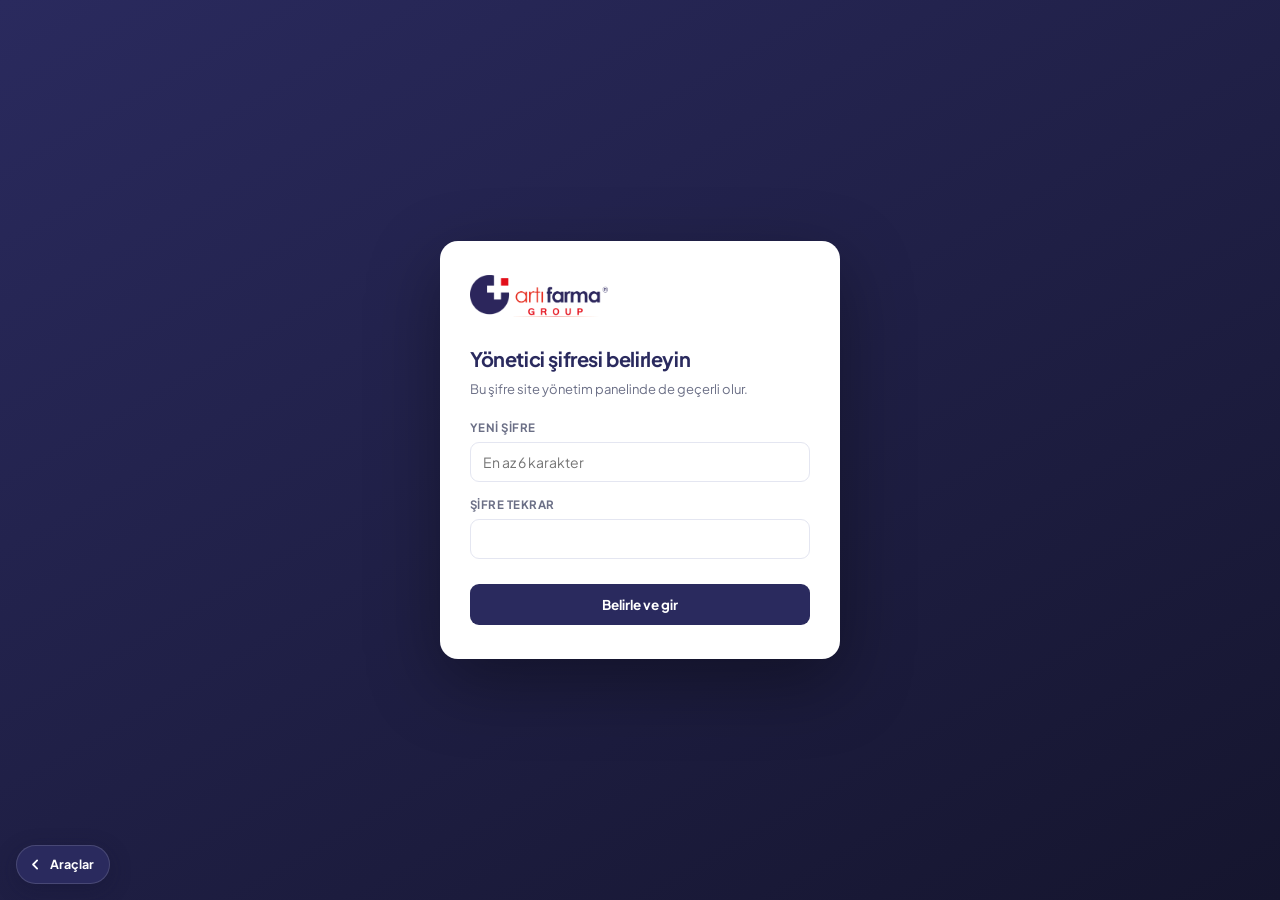
<file: eczaneler.html>
<!DOCTYPE html>
<html lang="tr" data-af-no-storage>
<head>
<meta charset="UTF-8">
<meta name="viewport" content="width=device-width, initial-scale=1.0">
<meta name="robots" content="noindex, nofollow">
<title>Artıfarma — Eczane Kayıt Merkezi</title>
<link rel="icon" href="assets/logo.png">
<link href="https://fonts.googleapis.com/css2?family=Plus+Jakarta+Sans:wght@400;500;600;700;800&display=swap" rel="stylesheet">
<script src="assets/core.js"></script>
<style>
  :root{
    --navy:#2A2A5E;--navy-700:#22224d;--navy-900:#14142c;
    --red:#DC1A22;--red-700:#b71219;
    --bg:#F5F6FB;--card:#fff;--line:#E4E6F1;--tint:#EEF0F8;
    --ink:#1c1c2e;--muted:#6b6f86;--green:#1F9D6B;--amber:#E08A0B;
    --font:'Plus Jakarta Sans',system-ui,-apple-system,sans-serif;
  }
  *{box-sizing:border-box;margin:0;padding:0}
  body{font-family:var(--font);background:var(--bg);color:var(--ink);font-size:14px;line-height:1.55;-webkit-font-smoothing:antialiased}
  button{font-family:inherit;cursor:pointer;border:none;background:none}
  input,select{font-family:inherit;font-size:14px;color:var(--ink)}
  .hide{display:none!important}

  .gate{position:fixed;inset:0;background:linear-gradient(150deg,var(--navy),#15152e);
    display:flex;align-items:center;justify-content:center;padding:24px;z-index:100}
  .gate-card{background:#fff;border-radius:18px;padding:34px 30px;width:100%;max-width:400px;
    box-shadow:0 24px 70px rgba(0,0,0,.35)}
  .gate-card img{height:42px;margin-bottom:20px}
  .gate-card h1{font-size:20px;color:var(--navy);margin-bottom:5px;letter-spacing:-.02em}
  .gate-card p{color:var(--muted);font-size:13px;margin-bottom:20px}
  .err{color:var(--red);font-size:12.5px;min-height:17px;margin-top:8px;font-weight:600}

  .top{background:var(--navy);color:#fff;position:sticky;top:0;z-index:40;
    display:flex;align-items:center;gap:14px;padding:12px 22px;flex-wrap:wrap}
  .top .chip{background:#fff;border-radius:8px;padding:4px 9px;display:inline-flex;align-items:center;height:34px}
  .top .chip img{height:22px;display:block}
  .top .t{font-weight:800;font-size:15px;letter-spacing:-.01em}
  .top .s{font-size:10.5px;font-weight:700;letter-spacing:.1em;text-transform:uppercase;color:#b9b9d6}
  .top .sp{flex:1}
  .wrap{max-width:1060px;margin:0 auto;padding:24px 22px 60px}

  .note{border-radius:10px;padding:14px 17px;font-size:13px;margin-bottom:20px;line-height:1.6}
  .note-info{background:#eef2fc;color:#2c3d6b;border:1px solid #d6e0f5}
  .note b{font-weight:800}

  .kart{background:var(--card);border:1px solid var(--line);border-radius:12px;
    padding:24px 26px;margin-bottom:20px;box-shadow:0 1px 3px rgba(20,20,50,.05)}
  .kart h2{font-size:16px;color:var(--navy);margin-bottom:4px;letter-spacing:-.01em}
  .kart .alt{color:var(--muted);font-size:12.5px;margin-bottom:20px}

  .satir{display:grid;grid-template-columns:1fr 1fr 1fr;gap:14px;margin-bottom:16px}
  .f label{display:block;font-size:11.5px;font-weight:700;color:var(--muted);margin-bottom:5px;
    text-transform:uppercase;letter-spacing:.04em}
  .f label b{color:var(--red)}
  .f input,.f select{width:100%;padding:10px 12px;border:1.5px solid var(--line);
    border-radius:9px;background:#fff;transition:.12s}
  .f input:focus,.f select:focus{outline:none;border-color:var(--navy)}

  .sub-baslik{font-size:12px;font-weight:800;letter-spacing:.05em;text-transform:uppercase;
    color:var(--muted);margin:18px 0 8px}
  .sub-baslik:first-child{margin-top:0}
  .btn-sil{background:#fff;color:var(--red);border-color:#f3d0d2}
  .btn-sil:hover{border-color:var(--red)}
  .tek{font-family:ui-monospace,SFMono-Regular,Menlo,monospace;font-weight:700;letter-spacing:.05em}
  .ipucu{font-size:12px;color:var(--muted);margin:-6px 0 18px}
  .islem{display:flex;gap:6px;flex-wrap:wrap;justify-content:flex-end}
  tr.arsivli td{opacity:.62}
  .araclar{display:grid;grid-template-columns:repeat(auto-fit,minmax(230px,1fr));gap:10px;margin:6px 0 20px}
  .ac{display:flex;align-items:flex-start;gap:10px;border:1.5px solid var(--line);border-radius:10px;
    padding:12px 14px;transition:.12s;background:#fff}
  .ac-yetki{flex-direction:column;gap:5px}
  .ac-yetki b{font-size:13.5px;font-weight:700;color:var(--ink)}
  .ac-yetki > span{font-size:11.5px;color:var(--muted);line-height:1.4}
  .ac-yetki select{width:100%;margin-top:6px;padding:8px 10px;border:1.5px solid var(--line);
    border-radius:8px;font-family:inherit;font-size:12.5px;background:#fff}
  .ac-yetki select:focus{outline:none;border-color:var(--navy)}
  .ac-not{font-size:11px;color:var(--amber);font-weight:700;margin-top:5px;display:block}
  .ac:hover{border-color:var(--navy)}
  .ac input{width:18px;height:18px;margin-top:1px;accent-color:var(--navy);flex:none}
  .ac b{display:block;font-size:13.5px;font-weight:700;color:var(--ink)}
  .ac span{font-size:11.5px;color:var(--muted);line-height:1.4}

  .btn{display:inline-flex;align-items:center;justify-content:center;gap:8px;
    padding:11px 20px;border-radius:9px;font-weight:700;font-size:13.5px;transition:.15s;
    border:1.5px solid transparent;font-family:inherit;text-decoration:none;white-space:nowrap}
  .btn-primary{background:var(--red);color:#fff}.btn-primary:hover{background:var(--red-700)}
  .btn-navy{background:var(--navy);color:#fff}.btn-navy:hover{background:var(--navy-700)}
  .btn-line{background:#fff;color:var(--navy);border-color:var(--line)}.btn-line:hover{border-color:var(--navy)}
  .btn-onDark{background:rgba(255,255,255,.14);color:#fff;border-color:rgba(255,255,255,.22)}
  .btn-onDark:hover{background:rgba(255,255,255,.24)}
  .btn-sm{padding:8px 13px;font-size:12.5px}

  table{width:100%;border-collapse:collapse}
  th{text-align:left;font-size:11px;font-weight:700;letter-spacing:.05em;text-transform:uppercase;
    color:var(--muted);padding:0 10px 10px;border-bottom:1px solid var(--line)}
  td{padding:14px 10px;border-bottom:1px solid var(--line);vertical-align:middle}
  tr:last-child td{border-bottom:none}
  .ad{font-weight:700;font-size:14px}
  .meta{font-size:12px;color:var(--muted);margin-top:2px}
  .mono{font-family:ui-monospace,SFMono-Regular,Menlo,monospace;font-weight:800;letter-spacing:.04em}
  .rozetler{display:flex;gap:5px;flex-wrap:wrap}
  .rz{font-size:10.5px;font-weight:800;padding:3px 8px;border-radius:20px;white-space:nowrap}
  .rz.ok{background:#e9f7f0;color:#0d6b47}
  .rz.bek{background:#fdf6e6;color:#7a5c06}
  .rz.yok{background:var(--tint);color:#7b7e93}
  .bos{text-align:center;padding:44px 20px;color:var(--muted)}
  .bos b{display:block;color:var(--ink);font-size:15px;margin-bottom:6px}

  .toast{position:fixed;bottom:22px;left:50%;transform:translateX(-50%);background:var(--navy-900);
    color:#fff;padding:12px 20px;border-radius:24px;font-weight:600;font-size:13.5px;z-index:200;
    box-shadow:0 10px 30px rgba(0,0,0,.3);opacity:0;pointer-events:none;transition:.22s}
  .toast.show{opacity:1;bottom:30px}

  @media(max-width:720px){
    .satir{grid-template-columns:1fr}
    td .rozetler{margin-top:6px}
    table,thead,tbody,tr,td,th{display:block}
    thead{display:none}
    td{border:none;padding:4px 0}
    tbody tr{border-bottom:1px solid var(--line);padding:14px 0}
  }
</style>
</head>
<body>

<div class="gate" id="gate">
  <div class="gate-card">
    <img src="assets/logo.png" alt="Artıfarma Group">
    <h1 id="gTitle">Eczane Kayıt Merkezi</h1>
    <p id="gSub">Devam etmek için yönetici şifrenizi girin.</p>
    <div id="gFields"></div>
    <div class="err" id="gErr"></div>
    <button class="btn btn-navy" style="width:100%" id="gBtn">Giriş yap</button>
  </div>
</div>

<div class="hide" id="app">
  <div class="top">
    <span class="chip"><img src="assets/logo.png" alt="Artıfarma Group"></span>
    <div><div class="t">Eczane Kayıt Merkezi</div><div class="s">Artıfarma 360°</div></div>
    <span class="sp"></span>
    <a class="btn btn-onDark btn-sm" href="admin.html">← Panel</a>
    <a class="btn btn-onDark btn-sm" href="kayitlar.html">Gelen Kayıtlar</a>
    <a class="btn btn-onDark btn-sm" href="index.html#araclar">Araçlar</a>
    <a class="btn btn-onDark btn-sm" href="yonetim.html">Site Yönetimi</a>
    <button class="btn btn-onDark btn-sm" onclick="location.reload()">Yenile</button>
  </div>

  <div class="wrap">
    <div class="note note-info">
      Eczaneyi ve çalışanlarını burada <b>bir kez</b> kaydedin; seçtiğiniz araçlarda aynı ID
      ve şifreyle otomatik açılır. Kayıt, ilgili araç <b>ilk açıldığında</b> oluşturulur —
      aşağıdaki listede "bekliyor" görünen araçları bir kez açmanız yeterlidir. <b>Çalışan eklediğinizde, arşivlediğinizde veya sildiğinizde de aynı şekilde ilgili aracı bir kez açmanız gerekir</b> — kayıtları o araç kendi kodu ile oluşturur.
      Her eczane yalnızca kendi verisini, her çalışan yalnızca kendi kayıtlarını görür.
    </div>

    <div class="kart">
      <h2>Yeni eczane kaydı</h2>
      <div class="alt">Kimlik otomatik üretilir. Aynı adı daha önce kaydettiyseniz mevcut kimlik kullanılır.</div>

      <div class="satir">
        <div class="f"><label for="ad">Eczane adı <b>*</b></label>
          <input id="ad" list="adOneri" placeholder="Örn. Naturel Eczanesi" autocomplete="off"></div>
        <div class="f"><label for="sehir">Şehir</label>
          <input id="sehir" placeholder="İstanbul" autocomplete="off"></div>
        <div class="f"><label for="eczaci">Eczacı adı</label>
          <input id="eczaci" placeholder="Ecz. Ad Soyad" autocomplete="off"></div>
      </div>

      <div class="satir">
        <div class="f"><label for="kimlik">Eczane ID <b>*</b></label>
          <input id="kimlik" class="tek" placeholder="ECZ-1234" autocomplete="off"></div>
        <div class="f"><label for="sifre">Şifre <b>*</b></label>
          <input id="sifre" class="tek" placeholder="4–8 karakter" autocomplete="off"></div>
        <div class="f"><label>&nbsp;</label>
          <button class="btn btn-line" id="uret" type="button" style="width:100%">Rastgele üret</button></div>
      </div>
      <div class="ipucu">ID ve şifreyi kendiniz belirleyebilirsiniz; eczacıya vereceğiniz bilgiler bunlardır.</div>
      <datalist id="adOneri"></datalist>

      <label style="display:block;font-size:11.5px;font-weight:700;color:var(--muted);
        margin-bottom:8px;text-transform:uppercase;letter-spacing:.04em">Araç erişimleri</label>
      <div class="araclar" id="acListe"></div>

      <button class="btn btn-primary" id="kaydet">Kaydet ve araçlara gönder</button>
    </div>

    <div class="kart">
      <h2>Çalışanlar</h2>
      <div class="alt">Çalışanı burada bir kez tanımlayın; eczanesinin açık olduğu araçlarda
        aynı kullanıcı adı ve şifreyle giriş yapar. Her çalışan yalnızca kendi kayıtlarını görür.</div>

      <div class="satir">
        <div class="f"><label for="cEcz">Eczane <b>*</b></label>
          <select id="cEcz"></select></div>
        <div class="f"><label for="cAd">Ad soyad <b>*</b></label>
          <input id="cAd" placeholder="Örn. Ayşe Yılmaz" autocomplete="off"></div>
        <div class="f"><label for="cPoz">Pozisyon <b>*</b></label>
          <select id="cPoz"></select></div>
      </div>

      <button class="btn btn-primary" id="cKaydet">Çalışanı kaydet</button>

      <div id="cListe" style="margin-top:24px"></div>
    </div>

    <div class="kart">
      <h2>Araçlarda hâlihazırda açık eczaneler</h2>
      <div class="alt">Daha önce açtığınız (veya yedekten geri yüklediğiniz) eczaneler.
        Merkezde kayıtlı olmayanları tek kimliğe getirebilirsiniz.</div>
      <div id="mevcut"></div>
    </div>

    <div class="kart">
      <h2>Kayıtlı eczaneler</h2>
      <div class="alt">Her aracın durumu: kuruldu / bekliyor.</div>
      <div id="liste"></div>
    </div>

    <div class="kart" id="arsivKart" hidden>
      <h2>Arşiv</h2>
      <div class="alt">Arşivdeki eczaneler listelerde ve önerilerde görünmez; verileri araçlarda durur.</div>
      <div id="arsivListe"></div>
    </div>
  </div>
</div>

<div class="toast" id="toast"></div>

<script>
/* =========================================================
   ARTIFARMA — Eczane Kayıt Merkezi

   Eczaneyi bir kez kaydeder, ortak kimliği (ArtifarmaEczane) üretir
   ve seçilen araçlar için kurulum emri bırakır (ArtifarmaKurulum).
   Kaydın kendisini her araç KENDİ fabrika koduyla oluşturur; bu sayfa
   hiçbir aracın veri yapısını taklit etmez.
   ========================================================= */

const ARACLAR = [
  {kod:'program',   ad:'Danışman Kokpiti',      not:'Kurumsallaşma programı ve görev takibi', dosya:'program.html'},
  {kod:'yetkinlik', ad:'Yetkinlik Değerlendirme', not:'Personel performans ölçümü',            dosya:'yetkinlik.html'},
  {kod:'swot',      ad:'SWOT Tanı Paneli',      not:'360° tanı ve kör nokta analizi',          dosya:'swot.html'},
  {kod:'finans',    ad:'Finans Kokpiti',        not:'Nakit akış, hedef ve prim takibi',        dosya:'finans.html'},
  {kod:'performans',ad:'Performans Yönetimi',  not:'Değerlendirme, gelişim, prim ve maaş',    dosya:'performans.html'},
];

/* Çalışan kaydı olan araçlar — merkezde tanımlanan çalışanlar bu araçlara akar. */
const CALISAN_ARACLARI = ['performans'];

/* Pozisyon önerileri — performans.html'deki rol tohumuyla aynı. */
const POZISYONLAR = ['Yardımcı Eczacı','Dermokozmetik Uzmanı','Eczane Teknisyeni/Teknikeri','Çırak','Diğer/Özel Rol'];

const $ = id => document.getElementById(id);
let TT; const toast = m => {const t=$('toast');t.textContent=m;t.classList.add('show');
  clearTimeout(TT);TT=setTimeout(()=>t.classList.remove('show'),2400);};
const kacis = s => (s==null?'':String(s)).replace(/[&<>"]/g,c=>({'&':'&amp;','<':'&lt;','>':'&gt;','"':'&quot;'}[c]));

/* ---------- Giriş (yönetim paneliyle aynı şifre) ---------- */
const SIFRE_ANAHTARI = 'artifarma:yonetim_sifre';
function karistir(s){let h=5381;for(let i=0;i<s.length;i++)h=((h<<5)+h+s.charCodeAt(i))>>>0;return 'h'+h.toString(36);}

function gateKur(){
  /* Danışman panelleri tek oturumu paylaşır: birinde giriş yapınca
     sekme kapanana kadar diğerleri yeniden şifre sormaz. */
  try{ if(sessionStorage.getItem(OTURUM)==='1' && localStorage.getItem(SIFRE_ANAHTARI)){ ac(); return; } }catch(e){}
  const kayitli = localStorage.getItem(SIFRE_ANAHTARI);
  if(!kayitli){
    $('gTitle').textContent='Yönetici şifresi belirleyin';
    $('gSub').textContent='Bu şifre site yönetim panelinde de geçerli olur.';
    $('gFields').innerHTML =
      '<div class="f" style="margin-bottom:14px"><label>Yeni şifre</label>'+
      '<input type="password" id="s1" placeholder="En az 6 karakter"></div>'+
      '<div class="f" style="margin-bottom:6px"><label>Şifre tekrar</label>'+
      '<input type="password" id="s2"></div>';
    $('gBtn').textContent='Belirle ve gir';
    $('gBtn').onclick=()=>{
      const a=$('s1').value.trim(), b=$('s2').value.trim();
      if(a.length<6) return $('gErr').textContent='Şifre en az 6 karakter olmalı.';
      if(a!==b)      return $('gErr').textContent='Şifreler birbirini tutmuyor.';
      localStorage.setItem(SIFRE_ANAHTARI,karistir(a)); ac();
    };
  } else {
    $('gFields').innerHTML='<div class="f"><label>Şifre</label><input type="password" id="s1" autofocus></div>';
    const dene=()=>{ if(karistir($('s1').value.trim())===kayitli) ac();
                     else {$('gErr').textContent='Şifre hatalı.'; $('s1').value='';} };
    $('gBtn').onclick=dene;
    $('gFields').addEventListener('keydown',e=>{if(e.key==='Enter')dene();});
  }
}
const OTURUM='artifarma:oturum';
function ac(){ try{sessionStorage.setItem(OTURUM,'1');}catch(e){} $('gate').classList.add('hide'); $('app').classList.remove('hide'); ciz(); calisanCiz(); mevcutCiz(); }

/* ---------- Araç seçim kutuları ---------- */
/* Her araç için erişim seçimi. "Kapalı" seçilirse o araçta kayıt açılmaz. */
function yetkiSecenekleri(kod, secili){
  const liste = ArtifarmaYetki.secenekler(kod);
  if(ArtifarmaYetki.sadeceEczaci(kod) && secili !== 'kapali') secili = 'eczaci';
  return liste
    .map(o => `<option value="${o.deger}"${o.deger===secili?' selected':''}>${kacis(o.ad)}</option>`)
    .join('');
}

function acKutulariCiz(){
  $('acListe').innerHTML = ARACLAR.map(a =>
    `<div class="ac ac-yetki">
       <b>${kacis(a.ad)}</b>
       <span>${kacis(a.not)}</span>
       <select data-arac="${a.kod}">${yetkiSecenekleri(a.kod,'tam')}</select>
       ${ArtifarmaYetki.sadeceEczaci(a.kod)
         ? '<span class="ac-not">Personel bu araca hiçbir ayarla giremez.</span>' : ''}
     </div>`).join('');
}

/* ---------- Kayıt ---------- */
function kaydet(){
  const ad = $('ad').value.trim();
  const id = $('kimlik').value.trim();
  const sf = $('sifre').value.trim();
  const secimler = {};
  document.querySelectorAll('#acListe select').forEach(x => secimler[x.dataset.arac] = x.value);
  const secili = Object.keys(secimler).filter(k => secimler[k] !== 'kapali');
  if(!secili.length) return toast('En az bir araca erişim verin');

  const sonuc = ArtifarmaEczane.elleKaydet(ad, id, sf);
  if(!sonuc.tamam) return toast(sonuc.hata);
  const kimlik = sonuc.kayit;

  Object.keys(secimler).forEach(a => ArtifarmaYetki.yaz(kimlik.id, a, secimler[a]));

  ArtifarmaKurulum.sirala({
    id: kimlik.id, ad: kimlik.ad,
    sehir: $('sehir').value.trim(), eczaci: $('eczaci').value.trim(),
    sifre: kimlik.sifre
  }, secili);

  $('ad').value=''; $('sehir').value=''; $('eczaci').value='';
  uretDoldur();
  ciz(); mevcutCiz();

  ArtifarmaKimlik.goster({
    arac: 'Artıfarma 360°', baslik: kimlik.ad, kalici: true, ortak: true,
    satirlar: [{etiket:'Eczane ID', deger:kimlik.id},{etiket:'Şifre', deger:kimlik.sifre}],
    not: 'Kayıt, seçtiğiniz araçlar ilk açıldığında oluşturulacak.'
  });
  toast('Eczane kaydedildi');
}

/* Form ilk açıldığında ve her kayıttan sonra kullanılabilir bir öneri koyar. */
function uretDoldur(){
  const o = ArtifarmaEczane.oneri();
  $('kimlik').value = o.id;
  $('sifre').value  = o.sifre;
}

/* ---------- Şifre / kimlik değiştirme ---------- */
function kimlikDuzenle(eskiId){
  const k = ArtifarmaEczane.bul(eskiId);
  if(!k) return;
  const yeniId = prompt('Eczane ID\n\n' + k.ad, k.id);
  if(yeniId === null) return;
  const yeniSf = prompt('Şifre (4–8 karakter)\n\n' + k.ad, k.sifre);
  if(yeniSf === null) return;

  const s = ArtifarmaEczane.elleKaydet(k.ad, yeniId, yeniSf, eskiId);
  if(!s.tamam) return alert(s.hata);

  /* Araçlardaki kayıtlar da yeni kimliğe çekilsin. */
  const durum = ArtifarmaKurulum.durum(eskiId);
  const araclar = Object.keys(durum).length ? Object.keys(durum) : ARACLAR.map(a=>a.kod);
  if(eskiId.toUpperCase() !== s.kayit.id.toUpperCase()) ArtifarmaKurulum.sil(eskiId);
  ArtifarmaKurulum.esitle({id:s.kayit.id, ad:s.kayit.ad, sifre:s.kayit.sifre}, araclar);

  ciz(); mevcutCiz();
  ArtifarmaKimlik.goster({
    arac:'Artıfarma 360°', baslik:s.kayit.ad, kalici:true, ortak:true,
    satirlar:[{etiket:'Eczane ID',deger:s.kayit.id},{etiket:'Yeni şifre',deger:s.kayit.sifre}],
    not:'Değişiklik, araçlar bir kez açıldığında uygulanır. Eczacıya yeni bilgileri iletin.'
  });
}

/* ---------- Arşiv / silme ---------- */
function arsivle(id, deger){
  const k = ArtifarmaEczane.arsivle(id, deger);
  /* Araçlara da bildir: arşivdeki eczane listelerde görünmez, girişi kapalıdır. */
  if(k){
    const durum = ArtifarmaKurulum.durum(id);
    const araclar = Object.keys(durum).length ? Object.keys(durum) : ARACLAR.map(a=>a.kod);
    ArtifarmaKurulum.arsivle({id:k.id, ad:k.ad, sifre:k.sifre}, araclar, deger);
  }
  ciz(); mevcutCiz();
  toast(deger ? 'Arşive alındı — araçlar açıldığında gizlenecek'
              : 'Arşivden çıkarıldı — araçlar açıldığında geri gelecek');
}

function tamamenSil(id){
  const k = ArtifarmaEczane.bul(id);
  if(!k) return;
  if(!confirm('"' + k.ad + '" tamamen silinecek.\n\n' +
    'Eczane kaydı ve o eczaneye ait tüm veriler (metodoloji, kadro, ' +
    'değerlendirmeler, finans kayıtları) araçlardan da silinir. ' +
    'Bu işlem geri alınamaz.\n\nDevam edilsin mi?')) return;
  if(!confirm('Son onay: "' + k.ad + '" ve tüm verileri silinsin mi?')) return;

  ArtifarmaKurulum.sildir({id:k.id, ad:k.ad, sifre:k.sifre}, ARACLAR.map(a=>a.kod));
  ArtifarmaEczane.kaldir(k.id);
  ciz(); mevcutCiz();
  toast('Silindi — araçlar açıldığında verileri de kaldırılacak');
}

/* ---------- Liste ---------- */
function satirCiz(k, arsivMi){
  const durum = ArtifarmaKurulum.durum(k.id);
  const rozet = ARACLAR.map(a=>{
    const d = durum[a.kod];
    if(d === true)  return `<span class="rz ok">${kacis(a.ad)} ✓</span>`;
    if(d === undefined) return `<span class="rz yok">${kacis(a.ad)} —</span>`;
    const ad = {kur:'kurulacak', esle:'kimlik güncellenecek', sil:'silinecek', arsiv:'arşiv güncellenecek'}[d] || 'bekliyor';
    return `<a class="rz bek" href="${a.dosya}" title="Aracı açınca uygulanacak">${kacis(a.ad)} · ${ad}</a>`;
  }).join('');
  const q = s => `'${String(s).replace(/'/g,"\\'")}'`;
  return `<tr class="${arsivMi?'arsivli':''}">
    <td><div class="ad">${kacis(k.ad)}</div>
        <div class="meta">${new Date(k.olusturma).toLocaleDateString('tr-TR')}</div></td>
    <td><span class="mono">${kacis(k.id)}</span></td>
    <td><span class="mono">${kacis(k.sifre)}</span></td>
    <td><div class="rozetler">${rozet}</div></td>
    <td><div class="islem">
      <button class="btn btn-line btn-sm" onclick="kartAc(${q(k.id)})">Bilgileri gör</button>
      <button class="btn btn-line btn-sm" onclick="kimlikDuzenle(${q(k.id)})">ID / şifre</button>
      ${arsivMi
        ? `<button class="btn btn-navy btn-sm" onclick="arsivle(${q(k.id)},false)">Geri getir</button>`
        : `<button class="btn btn-line btn-sm" onclick="arsivle(${q(k.id)},true)">Arşivle</button>`}
      <button class="btn btn-sil btn-sm" onclick="tamamenSil(${q(k.id)})">Sil</button>
    </div></td></tr>`;
}

function tabloCiz(kayitlar, hedef, arsivMi, bosMetin){
  if(!kayitlar.length){ $(hedef).innerHTML = `<div class="bos"><b>${bosMetin}</b></div>`; return; }
  $(hedef).innerHTML =
    `<table><thead><tr><th>Eczane</th><th>ID</th><th>Şifre</th>
      <th>Araç durumu</th><th></th></tr></thead>
     <tbody>${kayitlar.slice().reverse().map(k=>satirCiz(k,arsivMi)).join('')}</tbody></table>`;
}

function ciz(){
  const hepsi = ArtifarmaEczane.liste();
  if(typeof calisanSecimDoldur==='function') calisanSecimDoldur();
  const aktif = hepsi.filter(k=>!k.arsiv);
  const arsiv = hepsi.filter(k=>k.arsiv);

  $('adOneri').innerHTML = aktif.map(k=>`<option value="${kacis(k.ad)}">`).join('');

  tabloCiz(aktif,'liste',false,'Henüz kayıtlı eczane yok');
  $('arsivKart').hidden = !arsiv.length;
  if(arsiv.length) tabloCiz(arsiv,'arsivListe',true,'Arşiv boş');
}

function kartAc(id){
  const k = ArtifarmaEczane.bul(id);
  if(!k) return;
  ArtifarmaKimlik.goster({
    arac:'Artıfarma 360°', baslik:k.ad, kalici:true, ortak:true,
    satirlar:[{etiket:'Eczane ID',deger:k.id},{etiket:'Şifre',deger:k.sifre}]
  });
}


/* ---------- Çalışanlar ----------
   Çalışan merkezde bir kez tanımlanır; kimliği ve şifresi ortak
   kütükte (ArtifarmaCalisan) durur. Çalışan kaydı olan araçlar
   (CALISAN_ARACLARI) bu kütükten besleneceği için burada yalnızca
   tanım ve şifre yönetimi yapılır.                                */

/* Kayıtta kanonik kod tutulur; ekranda okunabilir adı gösterilir. */
function pozAdi(kod){
  const p = ArtifarmaPozisyon.bul(kod) || ArtifarmaPozisyon.coz(kod);
  return p ? p.ad : (kod || '—');
}

function calisanEczaneleri(){
  return ArtifarmaEczane.liste().filter(k => !k.arsiv);
}

function calisanSecimDoldur(){
  const secili = $('cEcz').value;
  const ecz = calisanEczaneleri();
  $('cEcz').innerHTML = ecz.length
    ? ecz.map(k=>`<option value="${kacis(k.id)}">${kacis(k.ad)}</option>`).join('')
    : '<option value="">Önce eczane kaydedin</option>';
  if(secili && ecz.some(k=>k.id===secili)) $('cEcz').value = secili;

  if(!$('cPoz').options.length)
    $('cPoz').innerHTML = ArtifarmaPozisyon.secenekler('teknisyen');
}

function calisanKaydet(){
  const eczId = $('cEcz').value;
  const ad = $('cAd').value.trim();
  if(!eczId) return toast('Önce bir eczane kaydedin');
  if(!ad)    return toast('Çalışanın adı gerekli');

  const poz = $('cPoz').value;
  const sonuc = ArtifarmaCalisan.ekle(eczId, {ad, pozisyon: poz});
  const ecz = ArtifarmaEczane.bul(eczId);

  $('cAd').value='';          // pozisyon seçili kalsın, arka arkaya ekleme kolay olsun
  calisanCiz();

  ArtifarmaKimlik.goster({
    arac:'Artıfarma 360°', baslik: ad, kalici:true, ortak:true,
    satirlar:[
      {etiket:'Eczane', deger: (ecz?ecz.ad:'') + ' · ' + eczId},
      {etiket:'Pozisyon', deger: pozAdi(poz)},
      {etiket:'Kullanıcı adı', deger: sonuc.kadi},
      {etiket:'Şifre', deger: sonuc.sifre}
    ],
    not: sonuc.yeni
      ? 'Çalışan, eczanesinin açık olduğu araçlara bu bilgilerle girer.'
      : 'Bu ada kayıtlı çalışan zaten vardı; mevcut bilgileri gösteriliyor.'
  });
  toast(sonuc.yeni ? 'Çalışan kaydedildi — araçları bir kez açın'
                   : 'Bu çalışan zaten kayıtlı');
}

function calisanSifre(id){
  const c = ArtifarmaCalisan.bul(id);
  if(!c) return;
  const yeni = prompt('Şifre (4–8 karakter)\n\n' + c.ad, c.sifre);
  if(yeni === null) return;
  const s = (yeni||'').trim();
  if(s.length < 4 || s.length > 8) return alert('Şifre 4–8 karakter olmalı.');
  ArtifarmaCalisan.sifreAyarla(id, s);
  calisanCiz();
  ArtifarmaKimlik.goster({
    arac:'Artıfarma 360°', baslik:c.ad, kalici:true, ortak:true,
    satirlar:[{etiket:'Kullanıcı adı',deger:c.kadi},{etiket:'Yeni şifre',deger:s}],
    not:'Eski şifre artık geçersizdir.'
  });
}

function calisanDurum(id, aktif){
  ArtifarmaCalisan.guncelle(id, {aktif:aktif});
  calisanCiz();
  toast(aktif ? 'Yeniden etkinleştirildi' : 'Pasife alındı');
}

function calisanKaldir(id){
  const c = ArtifarmaCalisan.bul(id);
  if(!c) return;
  if(!confirm('"' + c.ad + '" merkezden silinsin mi?\n\n' +
              'Araçlardaki kaydı, ilgili aracın kendi ekranından silinmelidir.')) return;
  ArtifarmaCalisan.sil(id);
  calisanCiz();
  toast('Çalışan silindi');
}

function calisanCiz(){
  calisanSecimDoldur();
  const ecz = calisanEczaneleri();
  const hepsi = ArtifarmaCalisan.liste();

  if(!hepsi.length){
    $('cListe').innerHTML = '<div class="bos"><b>Henüz çalışan yok</b>' +
      (ecz.length ? 'Yukarıdan ilk çalışanı ekleyin.' : 'Önce bir eczane kaydedin.') + '</div>';
    return;
  }

  const q = s => `'${String(s).replace(/'/g,"\\'")}'`;
  const gruplar = ecz.map(k => ({
    ecz: k, kisiler: hepsi.filter(c => String(c.eczId).toUpperCase() === k.id.toUpperCase())
  })).filter(g => g.kisiler.length);

  const oksuz = hepsi.filter(c => !ecz.some(k => k.id.toUpperCase() === String(c.eczId).toUpperCase()));
  if(oksuz.length) gruplar.push({ecz:{ad:'Arşivdeki / silinmiş eczaneler', id:''}, kisiler:oksuz});

  $('cListe').innerHTML = gruplar.map(g => `
    <div class="sub-baslik">${kacis(g.ecz.ad)}${g.ecz.id?` <span class="mono">${kacis(g.ecz.id)}</span>`:''}</div>
    <table><thead><tr><th>Çalışan</th><th>Kullanıcı adı</th><th>Şifre</th><th></th></tr></thead>
    <tbody>${g.kisiler.map(c => `<tr class="${c.aktif===false?'arsivli':''}">
      <td><div class="ad">${kacis(c.ad)}</div>
          <div class="meta">${kacis(pozAdi(c.pozisyon))}</div></td>
      <td><span class="mono">${kacis(c.kadi)}</span></td>
      <td><span class="mono">${kacis(c.sifre)}</span></td>
      <td><div class="islem">
        <button class="btn btn-line btn-sm" onclick="calisanSifre(${q(c.id)})">Şifre</button>
        ${c.aktif===false
          ? `<button class="btn btn-navy btn-sm" onclick="calisanDurum(${q(c.id)},true)">Etkinleştir</button>`
          : `<button class="btn btn-line btn-sm" onclick="calisanDurum(${q(c.id)},false)">Pasife al</button>`}
        <button class="btn btn-sil btn-sm" onclick="calisanKaldir(${q(c.id)})">Sil</button>
      </div></td></tr>`).join('')}</tbody></table>`).join('');
}

/* ---------- Araçlarda mevcut eczaneleri tara ----------
   Yalnızca OKUMA yapar: her aracın veri anahtarından eczane adlarını
   ve kimliklerini çıkarır. Yazma işini araçların kendisi yapar. */
const OKUYUCU = {
  program: () => {
    const d = JSON.parse(localStorage.getItem('artifarma:apos360_db') || 'null');
    return d && d.pharmacies ? d.pharmacies.map(p => ({ad:p.name, kimlik:p.loginId||''})) : null;
  },
  yetkinlik: () => {
    const d = JSON.parse(localStorage.getItem('artifarma:artifarma_db_v1') || 'null');
    return d && d.pharmacies ? Object.values(d.pharmacies).map(p => ({ad:p.name, kimlik:p.id||''})) : null;
  },
  swot: () => {
    const idx = JSON.parse(localStorage.getItem('artifarma:af2_idx') || 'null');
    if (!idx) return null;
    return idx.map(it => {
      const e = JSON.parse(localStorage.getItem('artifarma:af2_ph_' + it.id) || '{}');
      return {ad: e.name || it.name, kimlik: e.code || ''};
    });
  },
  finans: () => {
    const d = JSON.parse(localStorage.getItem('artifarma:ecz-finans-v1') || 'null');
    return d && d.eczaneler ? d.eczaneler.map(e => ({ad:e.ad, kimlik:e.kod||''})) : null;
  },
  performans: () => {
    const d = JSON.parse(localStorage.getItem('artifarma:perf_sistem_v1') || 'null');
    return d && d.pharmacies ? d.pharmacies.map(e => ({ad:e.ad, kimlik:e.kod||''})) : null;
  }
};

const sade = x => (x||'').toLocaleLowerCase('tr-TR').replace(/\s+/g,' ').trim();

function tara(){
  const gruplar = {};          // sadeAd -> {ad, araclar:{kod:kimlik}}
  ARACLAR.forEach(a => {
    let liste = null;
    try { liste = OKUYUCU[a.kod](); } catch(e){ liste = null; }
    if (!liste) return;                       // araç hiç açılmamış
    liste.forEach(e => {
      if (!e.ad) return;
      const k = sade(e.ad);
      if (!gruplar[k]) gruplar[k] = {ad:e.ad, araclar:{}};
      gruplar[k].araclar[a.kod] = e.kimlik;
    });
  });
  return gruplar;
}

function mevcutCiz(){
  const gruplar = tara();
  const anahtarlar = Object.keys(gruplar);
  const hedef = $('mevcut');

  if (!anahtarlar.length){
    hedef.innerHTML = '<div class="bos"><b>Araçlarda eczane bulunamadı</b>' +
      'Araçları hiç açmadıysanız veya yedek yüklemediyseniz burası boş görünür.</div>';
    return;
  }

  const satirlar = anahtarlar.map(k => {
    const g = gruplar[k];
    const kayit = ArtifarmaEczane.bulAd(g.ad);
    const kimlikler = Object.values(g.araclar).filter(Boolean);
    const tekMi = kayit && kimlikler.length && kimlikler.every(x => x.toUpperCase() === kayit.id.toUpperCase());

    const rozet = ARACLAR.map(a => {
      const km = g.araclar[a.kod];
      if (km === undefined) return `<span class="rz yok">${kacis(a.ad)} —</span>`;
      const uyum = kayit && km && km.toUpperCase() === kayit.id.toUpperCase();
      return `<span class="rz ${uyum?'ok':'bek'}">${kacis(a.ad)} · ${kacis(km||'kimliksiz')}</span>`;
    }).join('');

    return `<tr>
      <td><div class="ad">${kacis(g.ad)}</div>
          <div class="meta">${Object.keys(g.araclar).length} araçta açık</div></td>
      <td><div class="rozetler">${rozet}</div></td>
      <td style="text-align:right;white-space:nowrap">${
        tekMi ? '<span class="rz ok">tek kimlik ✓</span>'
              : `<button class="btn btn-navy btn-sm" onclick="esitle('${kacis(g.ad).replace(/'/g,"\\'")}')">Tek kimliğe getir</button>`
      }</td></tr>`;
  }).join('');

  hedef.innerHTML = `<table><thead><tr><th>Eczane</th><th>Araçlardaki kimlikler</th><th></th></tr></thead>
    <tbody>${satirlar}</tbody></table>`;
}

/* Bu eczaneyi ortak kimliğe çekmesi için araçlara emir bırakır. */
function esitle(ad){
  const gruplar = tara();
  const g = gruplar[sade(ad)];
  if (!g) return toast('Eczane bulunamadı');

  const kimlik = ArtifarmaEczane.esle(g.ad);
  ArtifarmaKurulum.esitle({id:kimlik.id, ad:g.ad, sifre:kimlik.sifre},
                          Object.keys(g.araclar));
  ciz(); mevcutCiz();

  ArtifarmaKimlik.goster({
    arac:'Artıfarma 360°', baslik:g.ad, kalici:true, ortak:true,
    satirlar:[{etiket:'Eczane ID',deger:kimlik.id},{etiket:'Şifre',deger:kimlik.sifre}],
    not:'Değişiklik, ilgili araçlar bir kez açıldığında uygulanacak. Eczacıya yeni bilgileri iletin.'
  });
}

$('uret').onclick = uretDoldur;
$('kaydet').onclick = kaydet;
$('ad').addEventListener('keydown', e => { if(e.key==='Enter') kaydet(); });
$('cKaydet').onclick = calisanKaydet;
$('cAd').addEventListener('keydown', e => { if(e.key==='Enter') calisanKaydet(); });
$('cPoz').addEventListener('keydown', e => { if(e.key==='Enter') calisanKaydet(); });
acKutulariCiz();
uretDoldur();
gateKur();
</script>
</body>
</html>
</file>
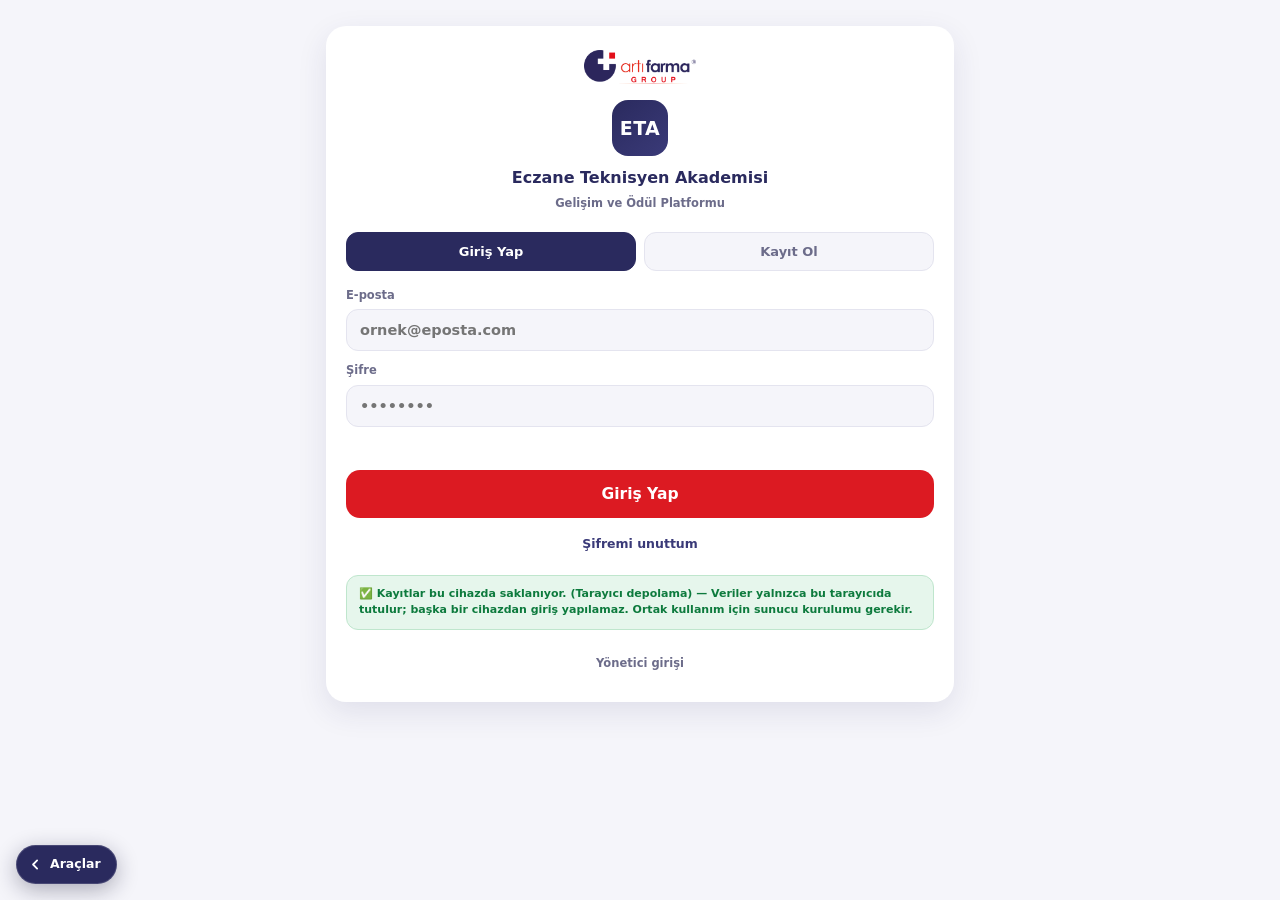
<file: egitim.html>
<!DOCTYPE html>
<html lang="tr" data-af-no-storage>
<head>
<meta charset="UTF-8">
<meta name="viewport" content="width=device-width, initial-scale=1.0">
<title>ETA Fizyoloji Oyunu</title>
<style>
  :root{
    --navy:#2A2A5E; --navy-800:#1E1E45; --navy-600:#3A3A78;
    --red:#DC1A22; --red-dark:#B0141B;
    --green:#12A150; --green-soft:#E6F6EC;
    --amber:#F5A524; --amber-soft:#FCEFD6;
    --paper:#F5F5FA; --card:#FFFFFF;
    --ink:#2A2A5E; --muted:#6C6C8A; --line:#E4E4EF;
    --shadow:0 10px 30px rgba(42,42,94,.10);
  }
  *{box-sizing:border-box;margin:0;padding:0}
  body{font-family:'Plus Jakarta Sans',system-ui,-apple-system,'Segoe UI',Roboto,sans-serif;background:var(--paper);color:var(--ink);-webkit-font-smoothing:antialiased;line-height:1.5}
  .wrap{max-width:660px;margin:0 auto;padding:18px 16px 60px}

  /* Üst bar */
  .topbar{display:flex;align-items:center;gap:10px;background:var(--navy);color:#fff;border-radius:18px;padding:14px 16px;box-shadow:var(--shadow)}
  .brand{display:flex;flex-direction:column;line-height:1.15}
  .brand b{font-weight:800;font-size:15px}
  .brand span{font-size:11px;color:#B9B9DA;font-weight:500}
  .topbar .spacer{flex:1}
  .stat{display:flex;flex-direction:column;align-items:center;min-width:56px}
  .stat b{font-size:16px;font-weight:800}
  .stat span{font-size:9px;color:#B9B9DA;text-transform:uppercase;letter-spacing:.4px}
  .stat.gift b{color:var(--amber)}

  /* Sekmeler */
  .tabs{display:flex;gap:8px;margin-top:14px}
  .tab{flex:1;background:var(--card);border:1px solid var(--line);border-radius:12px;padding:11px;font-family:inherit;font-size:13px;font-weight:700;color:var(--muted);cursor:pointer}
  .tab.on{background:var(--navy);color:#fff;border-color:var(--navy)}
  .tab:focus-visible{outline:3px solid var(--navy-600);outline-offset:2px}

  /* Kademe kartı */
  .levelcard{background:var(--card);border-radius:18px;padding:18px;margin-top:14px;box-shadow:var(--shadow)}
  .level-head{display:flex;align-items:center;gap:14px}
  .rank-badge{width:56px;height:56px;border-radius:16px;flex:none;display:flex;align-items:center;justify-content:center;font-size:28px;background:linear-gradient(140deg,var(--navy),var(--navy-600));color:#fff}
  .level-head .info{flex:1;min-width:0}
  .level-head .info .eyebrow{font-size:10px;color:var(--muted);text-transform:uppercase;letter-spacing:1px;font-weight:700}
  .level-head .info h2{font-size:19px;font-weight:800;margin-top:1px}
  .level-head .pts{text-align:right;flex:none}
  .level-head .pts b{font-size:21px;font-weight:800;color:var(--red)}
  .level-head .pts span{display:block;font-size:10px;color:var(--muted)}
  .progress{margin-top:14px}
  .progress .track{height:10px;background:var(--line);border-radius:99px;overflow:hidden}
  .progress .fill{height:100%;background:linear-gradient(90deg,var(--red),var(--amber));border-radius:99px;transition:width .5s ease}
  .progress .lbl{display:flex;justify-content:space-between;font-size:11px;color:var(--muted);margin-top:6px;font-weight:600;gap:10px}

  .sec-title{font-size:12px;font-weight:800;color:var(--muted);text-transform:uppercase;letter-spacing:1px;margin:24px 4px 11px}
  .sec-note{font-size:12px;color:var(--muted);margin:-6px 4px 12px}

  /* Modül seçici */
  .modpick{display:grid;gap:9px;grid-template-columns:repeat(auto-fit,minmax(140px,1fr))}
  .mod{background:var(--card);border:2px solid var(--line);border-radius:16px;padding:13px 11px;cursor:pointer;font-family:inherit;color:inherit;text-align:left;transition:border-color .12s,background .12s}
  .mod:hover{border-color:var(--navy-600)}
  .mod:focus-visible{outline:3px solid var(--navy-600);outline-offset:2px}
  .mod.on{border-color:var(--navy);background:#EFEFF8}
  .mod .e{font-size:20px}
  .mod h4{font-size:12.5px;font-weight:800;margin-top:5px;line-height:1.25}
  .mod .st{font-size:10.5px;color:var(--muted);font-weight:700;margin-top:4px}
  .mod .bar{height:5px;background:var(--line);border-radius:99px;margin-top:7px;overflow:hidden}
  .mod .bar i{display:block;height:100%;background:var(--green);border-radius:99px;transition:width .4s}
  @media (max-width:420px){ .modpick{grid-template-columns:1fr} }

  /* Konular */
  .topics{display:grid;gap:11px}
  .topic{background:var(--card);border:1px solid var(--line);border-radius:16px;padding:15px;display:flex;align-items:center;gap:13px;cursor:pointer;transition:transform .12s,box-shadow .12s,border-color .12s;text-align:left;width:100%;font-family:inherit;color:inherit}
  .topic:hover{transform:translateY(-2px);box-shadow:var(--shadow);border-color:transparent}
  .topic:focus-visible{outline:3px solid var(--navy-600);outline-offset:2px}
  .topic .ico{width:44px;height:44px;border-radius:12px;flex:none;display:flex;align-items:center;justify-content:center;font-size:23px;background:var(--paper)}
  .topic .body{flex:1;min-width:0}
  .topic .body h3{font-size:15px;font-weight:700}
  .topic .body p{font-size:11.5px;color:var(--muted);margin-top:2px}
  .topic .mini{height:6px;background:var(--line);border-radius:99px;margin-top:8px;overflow:hidden}
  .topic .mini i{display:block;height:100%;background:var(--green);border-radius:99px;transition:width .4s}
  .topic .meta{text-align:right;flex:none}
  .topic .meta .cnt{font-size:11px;font-weight:700;color:var(--muted)}
  .topic .meta .done{font-size:19px}

  /* Kademe merdiveni */
  .ladder{display:grid;gap:6px}
  .rung{display:flex;align-items:center;gap:10px;background:var(--card);border:1px solid var(--line);border-radius:12px;padding:9px 12px;font-size:13px;font-weight:600}
  .rung .e{font-size:17px;width:22px;text-align:center;flex:none}
  .rung .nm{flex:1}
  .rung .pt{font-size:11px;color:var(--muted);font-weight:700}
  .rung.done{opacity:.55}
  .rung.done .nm::after{content:" ✓";color:var(--green)}
  .rung.current{border-color:var(--navy);background:#EFEFF8;box-shadow:0 0 0 2px rgba(42,42,94,.10)}
  .rung.locked{opacity:.42}

  /* Rozetler */
  .badges{display:flex;gap:9px;flex-wrap:wrap}
  .badge-chip{background:var(--card);border:1px solid var(--line);border-radius:12px;padding:8px 11px;display:flex;align-items:center;gap:7px;font-size:12px;font-weight:700}
  .badge-chip.locked{opacity:.38;filter:grayscale(1)}
  .badge-chip .e{font-size:17px}

  /* Ödül kataloğu */
  .giftbanner{background:linear-gradient(140deg,var(--navy),var(--navy-600));color:#fff;border-radius:18px;padding:18px;box-shadow:var(--shadow);margin-top:14px}
  .giftbanner .lbl{font-size:10px;text-transform:uppercase;letter-spacing:1px;color:#B9B9DA;font-weight:700}
  .giftbanner b{font-size:32px;font-weight:800;display:block;color:var(--amber);line-height:1.2}
  .giftbanner p{font-size:12px;color:#B9B9DA;margin-top:4px}
  .gifts{display:grid;gap:11px}
  .gift{background:var(--card);border:1px solid var(--line);border-radius:16px;padding:15px;display:flex;align-items:center;gap:13px}
  .gift .ico{width:46px;height:46px;border-radius:12px;flex:none;display:flex;align-items:center;justify-content:center;font-size:24px;background:var(--paper)}
  .gift .body{flex:1;min-width:0}
  .gift .body h3{font-size:14.5px;font-weight:700}
  .gift .body p{font-size:11.5px;color:var(--muted);margin-top:2px}
  .gift .cost{font-size:12px;font-weight:800;color:var(--navy);margin-top:5px}
  .gift button{background:var(--red);color:#fff;border:none;border-radius:11px;padding:10px 14px;font-family:inherit;font-size:12.5px;font-weight:700;cursor:pointer;flex:none}
  .gift button:hover:not(:disabled){background:var(--red-dark)}
  .gift button:disabled{background:var(--line);color:var(--muted);cursor:not-allowed}
  .gift button:focus-visible{outline:3px solid var(--navy-600);outline-offset:2px}
  .gift.claimed{opacity:.62}
  .gift.claimed .ico{background:var(--green-soft)}

  /* Quiz */
  .screen{display:none}
  .screen.active{display:block;animation:fade .3s ease}
  @keyframes fade{from{opacity:0;transform:translateY(6px)}to{opacity:1;transform:none}}
  .qbar{display:flex;align-items:center;gap:12px;margin-bottom:15px}
  .back{background:var(--card);border:1px solid var(--line);border-radius:12px;width:42px;height:42px;font-size:18px;cursor:pointer;color:var(--navy);flex:none;font-family:inherit}
  .back:focus-visible{outline:3px solid var(--navy-600);outline-offset:2px}
  .qprog{flex:1;min-width:0}
  .qprog .track{height:8px;background:var(--line);border-radius:99px;overflow:hidden}
  .qprog .fill{height:100%;background:var(--navy);border-radius:99px;transition:width .35s ease}
  .qprog .lbl{font-size:11px;color:var(--muted);margin-top:5px;font-weight:700;display:flex;justify-content:space-between;gap:8px}
  .qcard{background:var(--card);border-radius:20px;padding:20px;box-shadow:var(--shadow)}
  .qtag{display:inline-block;font-size:10px;font-weight:800;text-transform:uppercase;letter-spacing:.6px;color:var(--red);background:#FDE7E8;padding:4px 10px;border-radius:99px;margin-bottom:13px}
  .qtag.tf{color:var(--navy);background:#E8E8F4}
  .qtag.fresh{color:#8a5b00;background:var(--amber-soft);margin-left:6px}
  .qtag.diff{margin-left:6px}
  .qtag.diff.d1{color:#0d7a3d;background:var(--green-soft)}
  .qtag.diff.d2{color:#8a5b00;background:var(--amber-soft)}
  .qtag.diff.d3{color:#fff;background:var(--red)}
  .qtext{font-size:18px;font-weight:700;line-height:1.42}
  .opts{display:grid;gap:9px;margin-top:16px}
  .opt{background:var(--card);border:2px solid var(--line);border-radius:14px;padding:14px 15px;font-size:14.5px;font-weight:600;cursor:pointer;text-align:left;font-family:inherit;color:var(--ink);display:flex;align-items:center;gap:11px;transition:border-color .12s,background .12s}
  .opt .key{width:26px;height:26px;border-radius:8px;background:var(--paper);display:flex;align-items:center;justify-content:center;font-size:13px;font-weight:800;flex:none;color:var(--muted)}
  .opt:hover:not(:disabled){border-color:var(--navy-600)}
  .opt:focus-visible{outline:3px solid var(--navy-600);outline-offset:2px}
  .opt:disabled{cursor:default}
  .opt.correct{border-color:var(--green);background:var(--green-soft)}
  .opt.correct .key{background:var(--green);color:#fff}
  .opt.wrong{border-color:var(--red);background:#FDE7E8}
  .opt.wrong .key{background:var(--red);color:#fff}
  .explain{margin-top:15px;border-radius:14px;padding:13px 15px;font-size:13.5px;display:none}
  .explain.show{display:block;animation:fade .25s ease}
  .explain.ok{background:var(--green-soft);border:1px solid #BFE6CD}
  .explain.no{background:#FDE7E8;border:1px solid #F5C0C3}
  .explain b{display:block;margin-bottom:3px;font-size:12px;text-transform:uppercase;letter-spacing:.4px}
  .explain.ok b{color:var(--green)}
  .explain.no b{color:var(--red)}
  .explain p{color:#43435f}
  .streakpop{display:inline-flex;align-items:center;gap:6px;background:var(--amber-soft);color:#8a5b00;font-weight:800;font-size:12.5px;padding:5px 12px;border-radius:99px;margin-top:13px}
  .cta{display:block;width:100%;margin-top:16px;background:var(--red);color:#fff;border:none;border-radius:14px;padding:15px;font-size:15.5px;font-weight:700;cursor:pointer;font-family:inherit;transition:background .12s,transform .12s}
  .cta:hover{background:var(--red-dark)}
  .cta:active{transform:scale(.99)}
  .cta:focus-visible{outline:3px solid var(--navy-600);outline-offset:2px}
  .cta.ghost{background:var(--card);color:var(--navy);border:2px solid var(--line)}
  .cta.ghost:hover{background:var(--paper)}

  /* Sonuç */
  #result{text-align:center}
  #result .big{font-size:60px;margin:4px 0}
  #result h2{font-size:23px;font-weight:800}
  #result .sub{color:var(--muted);margin-top:4px;font-size:14px}
  .levelup{background:linear-gradient(140deg,var(--navy),var(--navy-600));color:#fff;border-radius:16px;padding:19px;margin:18px 0 11px;display:none}
  .levelup.show{display:block;animation:fade .3s ease}
  .levelup .e{font-size:38px}
  .levelup h3{font-size:17px;font-weight:800;margin-top:4px}
  .levelup p{font-size:12px;color:#B9B9DA;margin-top:3px}
  /* ===== Giriş / Kayıt ===== */
  .authcard{background:var(--card);border-radius:20px;padding:24px 20px;box-shadow:var(--shadow);margin-top:8px}
  .authbrand{text-align:center;margin-bottom:18px}
  .authbrand .logo{width:56px;height:56px;border-radius:16px;margin:0 auto 10px;background:linear-gradient(140deg,var(--navy),var(--navy-600));color:#fff;display:flex;align-items:center;justify-content:center;font-weight:800;font-size:19px;letter-spacing:.5px}
  .authbrand b{display:block;font-size:16px;font-weight:800}
  .authbrand span{font-size:11.5px;color:var(--muted);font-weight:600}
  .authtabs,.admtabs{display:flex;gap:8px;margin-bottom:16px}
  .atab{flex:1;background:var(--paper);border:1px solid var(--line);border-radius:12px;padding:11px;font-family:inherit;font-size:13px;font-weight:700;color:var(--muted);cursor:pointer}
  .atab.on{background:var(--navy);color:#fff;border-color:var(--navy)}
  .atab:focus-visible{outline:3px solid var(--navy-600);outline-offset:2px}
  .fl{display:block;font-size:11.5px;font-weight:700;color:var(--muted);margin-bottom:11px}
  .fi{display:block;width:100%;margin-top:5px;background:var(--paper);border:1.5px solid var(--line);border-radius:12px;padding:12px 13px;font-family:inherit;font-size:14.5px;color:var(--ink);font-weight:600}
  .fi:focus{outline:none;border-color:var(--navy-600);background:#fff}
  select.fi{appearance:none;background-image:linear-gradient(45deg,transparent 50%,var(--muted) 50%),linear-gradient(135deg,var(--muted) 50%,transparent 50%);background-position:calc(100% - 18px) 50%,calc(100% - 13px) 50%;background-size:5px 5px,5px 5px;background-repeat:no-repeat}
  .row2{display:grid;grid-template-columns:1fr 1fr;gap:10px}
  @media (max-width:400px){.row2{grid-template-columns:1fr}}
  .err{color:var(--red);font-size:12.5px;font-weight:700;margin:2px 0 8px;min-height:16px}
  .linkbtn{display:block;width:100%;margin-top:10px;background:none;border:none;font-family:inherit;font-size:12.5px;font-weight:700;color:var(--navy-600);cursor:pointer;padding:8px}
  .linkbtn.dim{color:var(--muted);font-size:11.5px;margin-top:18px}
  .kvkkbox{background:var(--paper);border:1px solid var(--line);border-radius:14px;padding:13px;margin:4px 0 12px}
  .kvkklink{background:none;border:none;font-family:inherit;font-size:12.5px;font-weight:800;color:var(--navy-600);cursor:pointer;padding:0 0 9px}
  .chk{display:flex;gap:9px;align-items:flex-start;font-size:11.5px;line-height:1.5;color:#43435f;margin-top:9px;cursor:pointer}
  .chk input{margin-top:2px;flex:none;width:16px;height:16px;accent-color:var(--navy)}
  .chk i{color:var(--muted);font-style:normal}
  .demoband{background:var(--amber-soft);border:1px solid var(--amber);color:#7a4f00;border-radius:12px;padding:9px 12px;font-size:11.5px;font-weight:700;margin-bottom:12px;line-height:1.45}

  /* ===== Modal ===== */
  .modal{position:fixed;inset:0;background:rgba(30,30,69,.55);display:none;align-items:center;justify-content:center;padding:18px;z-index:60}
  .modal.show{display:flex}
  .modalbox{background:var(--card);border-radius:18px;padding:20px;max-width:560px;width:100%;max-height:82vh;display:flex;flex-direction:column}
  .modalbox h3{font-size:16px;font-weight:800;margin-bottom:10px}
  .modalbody{overflow-y:auto;font-size:12.5px;line-height:1.65;color:#43435f}
  .modalbody h4{font-size:12.5px;color:var(--navy);margin:12px 0 3px;font-weight:800}
  .modalbody ul{margin:4px 0 4px 16px}

  /* ===== Yönetici paneli ===== */
  .kpis{display:grid;grid-template-columns:repeat(auto-fit,minmax(110px,1fr));gap:9px;margin:14px 0}
  .kpi{background:var(--card);border-radius:14px;padding:13px;box-shadow:var(--shadow)}
  .kpi b{display:block;font-size:21px;font-weight:800;color:var(--navy)}
  .kpi span{font-size:10px;color:var(--muted);text-transform:uppercase;letter-spacing:.4px;font-weight:700}
  .search{margin-bottom:11px}
  .dlgbox{max-width:430px}
  .dlgbox .modalbody{white-space:pre-line;font-size:13.5px;color:#43435f;padding:2px 0 4px}
  .dlgbtns{display:flex;gap:9px;margin-top:6px}
  .dlgbtns .cta{margin-top:10px}
  .rowbtns{display:flex;gap:9px;align-items:stretch;margin-bottom:11px}
  .rowbtns .fi{margin:0;flex:1}
  .rowbtns .tbtn{flex:none;padding:0 14px}
  .gift .ico img{width:100%;height:100%;object-fit:cover;border-radius:12px}
  .gfprev{display:flex;align-items:center;gap:12px;background:var(--paper);border:1px solid var(--line);border-radius:12px;padding:11px;margin-bottom:11px}
  .gfprev img{width:66px;height:66px;object-fit:cover;border-radius:10px;border:1px solid var(--line);background:#fff}
  .gfprev .ph{font-size:11.5px;color:var(--muted);font-weight:600}
  .tbl .thumb{width:42px;height:42px;object-fit:cover;border-radius:9px;border:1px solid var(--line);background:#fff;display:block}
  .tbl .thumbph{width:42px;height:42px;border-radius:9px;background:var(--paper);display:flex;align-items:center;justify-content:center;font-size:20px}
  .storinfo{margin-top:16px;border-radius:12px;padding:10px 12px;font-size:11px;line-height:1.5;font-weight:600}
  .storinfo.ok{background:var(--green-soft);color:#0d7a3d;border:1px solid #BFE6CD}
  .storinfo.warn{background:var(--amber-soft);color:#7a4f00;border:1px solid var(--amber)}
  .temppw{background:var(--navy);color:#fff;border-radius:12px;padding:15px;text-align:center;font-size:23px;font-weight:800;letter-spacing:3px;font-family:ui-monospace,Menlo,Consolas,monospace;user-select:all}
  .admtabs.scrollx{overflow-x:auto;-webkit-overflow-scrolling:touch;padding-bottom:2px}
  .admtabs.scrollx .atab{flex:none;white-space:nowrap;padding:10px 14px}
  .admcard{background:var(--card);border-radius:16px;padding:17px;box-shadow:var(--shadow);margin-bottom:13px}
  .admcard h4{font-size:14px;font-weight:800;margin-bottom:12px}
  .rankbar{display:grid;grid-template-columns:1fr 1fr;gap:9px;margin-bottom:11px}
  @media (max-width:420px){.rankbar{grid-template-columns:1fr}}
  .rk{font-size:15px;font-weight:800;color:var(--muted);width:34px;text-align:center}
  .rk.top{color:var(--red)}
  .tablewrap{overflow-x:auto;background:var(--card);border-radius:14px;box-shadow:var(--shadow)}
  .tbl{width:100%;border-collapse:collapse;font-size:12px;min-width:640px}
  .tbl th{background:var(--navy);color:#fff;text-align:left;padding:10px 11px;font-weight:700;font-size:10.5px;text-transform:uppercase;letter-spacing:.4px;white-space:nowrap}
  .tbl td{padding:10px 11px;border-bottom:1px solid var(--line);vertical-align:middle}
  .tbl tr:last-child td{border-bottom:none}
  .tbl .nm{font-weight:700}
  .tbl .sub{font-size:10.5px;color:var(--muted)}
  .pill{display:inline-block;padding:3px 8px;border-radius:99px;font-size:10.5px;font-weight:800;background:var(--paper);color:var(--navy)}
  .pill.ok{background:var(--green-soft);color:var(--green)}
  .pill.wait{background:var(--amber-soft);color:#8a5b00}
  .minibar{height:5px;background:var(--line);border-radius:99px;overflow:hidden;min-width:64px;margin-top:4px}
  .minibar i{display:block;height:100%;background:var(--green)}
  .tbtn{background:var(--navy);color:#fff;border:none;border-radius:9px;padding:6px 10px;font-family:inherit;font-size:11px;font-weight:700;cursor:pointer;white-space:nowrap}
  .tbtn.alt{background:var(--paper);color:var(--navy);border:1px solid var(--line)}
  .empty{padding:26px;text-align:center;color:var(--muted);font-size:13px}

  .newbadge{background:linear-gradient(140deg,var(--amber-soft),#fff);border:1px solid var(--amber);border-radius:16px;padding:15px;margin-bottom:12px;display:none}
  .newbadge.show{display:block;animation:fade .3s ease}
  .newbadge .e{font-size:32px}
  .newbadge h3{font-size:14.5px;margin-top:3px;font-weight:800}
  .newbadge p{font-size:11.5px;color:var(--muted)}
  .scoreboard{display:flex;gap:10px;margin:18px 0}
  .scoreboard .box{flex:1;background:var(--card);border-radius:16px;padding:15px 8px;box-shadow:var(--shadow)}
  .scoreboard .box b{display:block;font-size:23px;font-weight:800;color:var(--navy)}
  .scoreboard .box.red b{color:var(--red)}
  .scoreboard .box span{font-size:10px;color:var(--muted);text-transform:uppercase;letter-spacing:.4px}

  .foot{text-align:center;font-size:11px;color:var(--muted);margin-top:32px;line-height:1.7}
  .foot b{color:var(--navy)}
  .toast{position:fixed;left:50%;bottom:26px;transform:translateX(-50%);background:var(--navy);color:#fff;padding:13px 20px;border-radius:14px;font-size:13.5px;font-weight:700;box-shadow:var(--shadow);opacity:0;pointer-events:none;transition:opacity .25s;z-index:50;max-width:90vw;text-align:center}
  .toast.show{opacity:1}

  @media (prefers-reduced-motion:reduce){*{animation:none!important;transition:none!important}}

.af-logo{height:34px;width:auto;display:block;margin:0 auto 16px}
.af-chip{background:#fff;border-radius:7px;padding:3px 8px;display:inline-flex;align-items:center;
  height:30px;flex:none;margin-right:9px;vertical-align:middle;box-shadow:0 1px 3px rgba(0,0,0,.15)}
.af-chip img{height:20px;width:auto;display:block}
</style>
<meta name="robots" content="noindex, nofollow">
<link rel="icon" href="assets/logo.png">
<script src="assets/core.js"></script>
</head>
<body>
<div class="wrap">

  <!-- ===== GİRİŞ / KAYIT ===== -->
  <div class="screen active" id="auth">
    <div class="authcard">
      <div class="authbrand">
        <img src="assets/logo.png" alt="Artıfarma Group" class="af-logo">
        <div class="logo">ETA</div>
        <b>Eczane Teknisyen Akademisi</b>
        <span>Gelişim ve Ödül Platformu</span>
      </div>

      <div class="authtabs">
        <button class="atab on" id="atLogin">Giriş Yap</button>
        <button class="atab" id="atReg">Kayıt Ol</button>
      </div>

      <!-- Giriş -->
      <div id="paneLogin">
        <label class="fl">E-posta<input class="fi" id="liMail" type="email" autocomplete="email" placeholder="ornek@eposta.com"></label>
        <label class="fl">Şifre<input class="fi" id="liPass" type="password" autocomplete="current-password" placeholder="••••••••"></label>
        <div class="err" id="liErr"></div>
        <button class="cta" id="btnLogin">Giriş Yap</button>
        <button class="linkbtn" id="btnForgot">Şifremi unuttum</button>
      </div>

      <!-- Kayıt -->
      <div id="paneReg" style="display:none">
        <label class="fl">Ad Soyad<input class="fi" id="rgName" placeholder="Ad Soyad"></label>
        <label class="fl">E-posta<input class="fi" id="rgMail" type="email" autocomplete="email" placeholder="ornek@eposta.com"></label>
        <label class="fl">Telefon<input class="fi" id="rgPhone" type="tel" inputmode="tel" placeholder="05xx xxx xx xx"></label>
        <label class="fl">Çalıştığı Eczane<input class="fi" id="rgPharm" placeholder="Eczane adı"></label>
        <label class="fl">İl<select class="fi" id="rgCity"></select></label>
        <div class="row2">
          <label class="fl">Şifre<input class="fi" id="rgPass" type="password" autocomplete="new-password" placeholder="En az 8 karakter"></label>
          <label class="fl">Şifre (tekrar)<input class="fi" id="rgPass2" type="password" autocomplete="new-password" placeholder="Tekrar"></label>
        </div>

        <div class="kvkkbox">
          <button class="kvkklink" id="btnKvkkText">📄 Aydınlatma Metnini Oku</button>
          <label class="chk"><input type="checkbox" id="rgKvkk"><span>Aydınlatma metnini <b>okudum ve anladım</b>. Kişisel verilerimin platformun işletilmesi amacıyla işlenmesini kabul ediyorum. <i>(zorunlu)</i></span></label>
          <label class="chk"><input type="checkbox" id="rgRiza"><span>Eğitim duyuruları ve kampanyalar için tarafıma <b>elektronik ileti gönderilmesine</b> açık rıza veriyorum. <i>(isteğe bağlı)</i></span></label>
        </div>

        <div class="err" id="rgErr"></div>
        <button class="cta" id="btnReg">Kayıt Ol</button>
      </div>

      <div class="storinfo" id="storInfo"></div>
      <button class="linkbtn dim" id="btnAdminGate">Yönetici girişi</button>
    </div>
  </div>

  <!-- ===== ŞİFRE DEĞİŞTİRME ===== -->
  <div class="screen" id="chpw">
    <div class="authcard">
      <div class="authbrand">
        <div class="logo">🔑</div>
        <b id="chpwTitle">Yeni Şifre Belirleyin</b>
        <span id="chpwSub">Devam etmek için kendi şifrenizi oluşturun</span>
      </div>
      <label class="fl">Mevcut / geçici şifre<input class="fi" id="cpOld" type="password" autocomplete="current-password"></label>
      <div class="row2">
        <label class="fl">Yeni şifre<input class="fi" id="cpNew" type="password" autocomplete="new-password" placeholder="En az 8 karakter"></label>
        <label class="fl">Yeni şifre (tekrar)<input class="fi" id="cpNew2" type="password" autocomplete="new-password"></label>
      </div>
      <div class="err" id="cpErr"></div>
      <button class="cta" id="btnCp">Şifremi Kaydet</button>
      <button class="linkbtn dim" id="cpCancel">Vazgeç</button>
    </div>
  </div>

  <!-- ===== UYGULAMA İÇİ DİYALOG ===== -->
  <div class="modal" id="dlg">
    <div class="modalbox dlgbox">
      <h3 id="dlgTitle">Onay</h3>
      <div class="modalbody" id="dlgBody"></div>
      <div class="dlgbtns">
        <button class="cta ghost" id="dlgNo">Vazgeç</button>
        <button class="cta" id="dlgYes">Onayla</button>
      </div>
    </div>
  </div>

  <!-- ===== KVKK METNİ ===== -->
  <div class="modal" id="kvkkModal">
    <div class="modalbox">
      <h3>Kişisel Verilerin Korunması — Aydınlatma Metni</h3>
      <div class="modalbody" id="kvkkBody"></div>
      <button class="cta ghost" id="kvkkClose">Kapat</button>
    </div>
  </div>

  <!-- ===== YÖNETİCİ PANELİ ===== -->
  <div class="screen" id="admin">
    <div class="topbar">
      <div class="brand"><span class="af-chip"><img src="assets/logo.png" alt="Artıfarma Group"></span><b>Yönetici Paneli</b><span id="admWho">—</span></div>
      <div class="spacer"></div>
      <button class="tbtn alt" id="admExit">⎋ Çıkış</button>
    </div>

    <div class="demoband" id="admWarn" style="display:none">🔑 <b>Şifrenizi henüz panelden değiştirmediniz.</b> "Yöneticiler" sekmesinden yeni bir şifre belirlemeniz önerilir.</div>
    <div class="kpis" id="admKpis"></div>

    <div class="admtabs scrollx">
      <button class="atab on" id="adT1">Teknisyenler</button>
      <button class="atab" id="adT0">🏆 Sıralama</button>
      <button class="atab" id="adT2">Ödül Talepleri</button>
      <button class="atab" id="adT3">Soru Analizi</button>
      <button class="atab" id="adT5">🎁 Ödül Kataloğu</button>
      <button class="atab" id="adT4">Yöneticiler</button>
    </div>

    <div id="admPane1">
      <div class="admcard" id="addCard" style="display:none">
        <h4>Yeni Teknisyen Ekle</h4>
        <label class="fl">Ad Soyad<input class="fi" id="ntName" placeholder="Ad Soyad"></label>
        <div class="row2">
          <label class="fl">E-posta<input class="fi" id="ntMail" type="email" placeholder="ornek@eposta.com"></label>
          <label class="fl">Telefon<input class="fi" id="ntPhone" type="tel" placeholder="05xx xxx xx xx"></label>
        </div>
        <div class="row2">
          <label class="fl">Çalıştığı Eczane<input class="fi" id="ntPharm" placeholder="Eczane adı"></label>
          <label class="fl">İl<select class="fi" id="ntCity"></select></label>
        </div>
        <div class="err" id="ntErr"></div>
        <button class="cta" id="btnAddTek">Teknisyeni Oluştur</button>
        <button class="linkbtn dim" id="btnAddCancel">Vazgeç</button>
        <div class="sec-note" style="margin:10px 0 0">Sisteme geçici bir şifreyle eklenir; teknisyen ilk girişinde kendi şifresini belirler. KVKK onayını da ilk girişinde vermesi istenir.</div>
      </div>

      <div class="rowbtns">
        <input class="fi search" id="admSearch" placeholder="Ad, e-posta, eczane veya il ara…">
        <button class="tbtn" id="btnAddOpen">+ Teknisyen Ekle</button>
      </div>
      <div class="tablewrap"><table class="tbl" id="admTable"></table></div>
    </div>
    <div id="admPane2" style="display:none">
      <div class="tablewrap"><table class="tbl" id="admGifts"></table></div>
    </div>
    <div id="admPane0" style="display:none">
      <div class="rankbar">
        <select class="fi" id="rkCity"></select>
        <select class="fi" id="rkScope">
          <option value="career">Kariyer puanına göre</option>
          <option value="mastered">Öğrenilen soru sayısına göre</option>
          <option value="accuracy">Doğruluk oranına göre</option>
        </select>
      </div>
      <div class="tablewrap"><table class="tbl" id="admRank"></table></div>
    </div>

    <div id="admPane3" style="display:none">
      <div class="sec-note">En çok yanlış cevaplanan sorular — eğitim içeriğini geliştirmek için.</div>
      <div class="tablewrap"><table class="tbl" id="admQ"></table></div>
    </div>

    <div id="admPane5" style="display:none">
      <div class="admcard">
        <h4 id="gfFormTitle">Yeni Ödül Ekle</h4>
        <label class="fl">Ödül adı<input class="fi" id="gfName" placeholder="Örn. ETA Termos Bardak"></label>
        <label class="fl">Kısa açıklama<input class="fi" id="gfDesc" placeholder="Örn. Logolu paslanmaz çelik termos"></label>
        <div class="row2">
          <label class="fl">Gereken puan<input class="fi" id="gfCost" type="number" inputmode="numeric" min="1" placeholder="3500"></label>
          <label class="fl">Yedek simge<input class="fi" id="gfIcon" maxlength="4" placeholder="🎁"></label>
        </div>

        <label class="fl">Görsel (isteğe bağlı)
          <input class="fi" id="gfFile" type="file" accept="image/*">
        </label>
        <div class="gfprev" id="gfPrev">
          <div class="ph" id="gfPh">Görsel seçilmedi</div>
          <img id="gfImg" alt="" style="display:none">
          <button class="tbtn alt" id="gfClear" style="display:none">Görseli kaldır</button>
        </div>

        <div class="err" id="gfErr"></div>
        <button class="cta" id="gfSave">Ödülü Kaydet</button>
        <button class="linkbtn dim" id="gfCancel" style="display:none">Düzenlemeyi iptal et</button>
      </div>

      <div class="sec-title">Katalogdaki Ödüller</div>
      <div class="tablewrap"><table class="tbl" id="admCatalog"></table></div>
    </div>

    <div id="admPane4" style="display:none">
      <div class="admcard">
        <h4>Kendi şifremi değiştir</h4>
        <label class="fl">Mevcut şifre<input class="fi" id="pwOld" type="password" autocomplete="current-password"></label>
        <div class="row2">
          <label class="fl">Yeni şifre<input class="fi" id="pwNew" type="password" autocomplete="new-password" placeholder="En az 8 karakter"></label>
          <label class="fl">Yeni şifre (tekrar)<input class="fi" id="pwNew2" type="password" autocomplete="new-password"></label>
        </div>
        <div class="err" id="pwErr"></div>
        <button class="cta" id="btnPw">Şifremi Güncelle</button>
      </div>

      <div class="admcard">
        <h4>Yeni yönetici ekle</h4>
        <label class="fl">Ad Soyad<input class="fi" id="naName" placeholder="Ad Soyad"></label>
        <label class="fl">E-posta<input class="fi" id="naMail" type="email" placeholder="ornek@artifarma360.com"></label>
        <label class="fl">Başlangıç şifresi<input class="fi" id="naPass" type="password" placeholder="En az 8 karakter"></label>
        <div class="err" id="naErr"></div>
        <button class="cta" id="btnNewAdm">Yönetici Oluştur</button>
      </div>

      <div class="sec-title">Mevcut Yöneticiler</div>
      <div class="tablewrap"><table class="tbl" id="admAdmins"></table></div>
    </div>
  </div>

  <!-- ===== ANA EKRAN ===== -->
  <div class="screen" id="home">
    <div class="topbar">
      <div class="brand"><span class="af-chip"><img src="assets/logo.png" alt="Artıfarma Group"></span><b>ETA Akademi</b><span>Merhaba, <i id="who" style="font-style:normal">—</i></span></div>
      <div class="spacer"></div>
      <div class="stat"><b id="tCareer">0</b><span>Kariyer</span></div>
      <div class="stat gift"><b id="tBalance">0</b><span>Ödül</span></div>
      <button id="btnLogout" style="background:transparent;border:1px solid rgba(255,255,255,.3);color:#fff;border-radius:10px;padding:8px 11px;font-family:inherit;font-size:11.5px;font-weight:700;cursor:pointer;white-space:nowrap">⎋ Çıkış</button>
    </div>

    <div class="demoband">⚠️ <b>Prototip sürüm.</b> Kimlik doğrulama ve kişisel veriler tarayıcıda tutulmaktadır; gerçek kullanım için sunucu tarafı kurulum gereklidir.</div>
    <div class="tabs">
      <button class="tab on" id="tabPlay">Eğitim</button>
      <button class="tab" id="tabGift">Ödül Kataloğu</button>
    </div>

    <!-- Eğitim sekmesi -->
    <div id="paneStudy">
      <div class="levelcard">
        <div class="level-head">
          <div class="rank-badge" id="rankIcon">🌱</div>
          <div class="info">
            <div class="eyebrow">Kademen</div>
            <h2 id="rankName">Çırak</h2>
          </div>
          <div class="pts"><b id="hCareer">0</b><span>kariyer puanı</span></div>
        </div>
        <div class="progress">
          <div class="track"><div class="fill" id="lvlFill" style="width:0%"></div></div>
          <div class="lbl"><span id="lvlNow">1. kademe / 7</span><span id="lvlNext"></span></div>
        </div>
      </div>

      <div class="sec-title">Modüller</div>
      <div class="modpick" id="modPick"></div>

      <div class="sec-title" id="topicsTitle">Konular</div>
      <div class="sec-note" id="roundNote"></div>
      <div class="topics" id="topicList"></div>

      <div class="sec-title">Kademe Yolun</div>
      <div class="ladder" id="ladder"></div>

      <div class="sec-title">Rozetlerin</div>
      <div class="badges" id="badgeStrip"></div>
    </div>

    <!-- Ödül sekmesi -->
    <div id="paneGift" style="display:none">
      <div class="giftbanner">
        <span class="lbl">Harcanabilir ödül puanın</span>
        <b id="gBalance">0</b>
        <p>Kariyer puanın kademeni belirler ve hiç azalmaz. Ödül puanın ise hediye seçtiğinde harcanır.</p>
      </div>
      <div class="sec-title">Seçebileceğin Hediyeler</div>
      <div class="gifts" id="giftList"></div>
      <div class="foot">Hediye seçtiğinde talebin kaydedilir; teslimat ETA ekibi tarafından yapılır.</div>
    </div>

    <button class="linkbtn dim" id="btnMyPw">🔑 Şifremi değiştir</button>

    <div class="foot">
      <b>ETA · Eczane Teknisyen Akademisi</b><br>
      Temel Fizyoloji Modülü — Artıfarma Group
    </div>
  </div>

  <!-- ===== QUIZ ===== -->
  <div class="screen" id="quiz">
    <div class="qbar">
      <button class="back" id="quizBack" aria-label="Geri dön">←</button>
      <div class="qprog">
        <div class="track"><div class="fill" id="qFill"></div></div>
        <div class="lbl"><span id="qLbl">Soru 1 / 12</span><span id="qTopic"></span></div>
      </div>
    </div>
    <div class="qcard">
      <span class="qtag" id="qTag">Çoktan Seçmeli</span><span class="qtag diff d2" id="qDiff">Orta</span><span class="qtag fresh" id="qFresh" style="display:none">Yeni soru</span>
      <div class="qtext" id="qText">—</div>
      <div class="opts" id="qOpts"></div>
      <div class="explain" id="qExplain"><b id="exLbl"></b><p id="exText"></p></div>
      <div id="streakSlot"></div>
      <button class="cta" id="qNext" style="display:none">Devam →</button>
    </div>
  </div>

  <!-- ===== SONUÇ ===== -->
  <div class="screen" id="result">
    <div class="big" id="rEmoji">🎉</div>
    <h2 id="rTitle">Tur Tamamlandı!</h2>
    <div class="sub" id="rSub"></div>

    <div class="levelup" id="levelUp">
      <div class="e" id="luIcon">🎓</div>
      <h3 id="luName"></h3>
      <p id="luDesc"></p>
    </div>

    <div class="newbadge" id="newBadge">
      <div class="e" id="nbEmoji">🏅</div>
      <h3 id="nbName"></h3>
      <p id="nbDesc"></p>
    </div>

    <div class="scoreboard">
      <div class="box"><b id="rCorrect">0</b><span>Doğru</span></div>
      <div class="box red"><b id="rEarned">0</b><span>Kazanılan</span></div>
      <div class="box"><b id="rBest">0🔥</b><span>En İyi Seri</span></div>
    </div>

    <button class="cta" id="rAgain">Bu Konuda Yeni Tur →</button>
    <button class="cta ghost" id="rHome">Ana Sayfaya Dön</button>
  </div>

</div>
<div class="toast" id="toast"></div>

<script>
/* ============================================================
   1) SORU BANKASI  — 8 konu × 20 soru
   ============================================================ */
/* ============================================================
   YÖNETİCİ GİRİŞİ
   ------------------------------------------------------------
   Şifre bu dosyada TUTULMAZ. Site yayına alındığında dosyanın
   içeriğini herkes görebildiği için, kurucu yöneticinin şifresi
   ilk açılışta sorulur ve yalnızca şifrelenmiş (SHA-256) hâliyle
   tarayıcıda saklanır.

   Yönetici e-postasını değiştirmek isterseniz aşağıdaki satırı
   düzenlemeniz yeterlidir.
   ============================================================ */
const ADMIN_MAIL = "faruk@artifarma360.com";

/* Soru bankası: gzip ile sıkıştırılmış ve base64 olarak gömülmüştür. */
const DATA_B64 = [
"H4sIABv+YWoC/6y93Y4c17Um+CoBAUZVYZI2RVs+tnkxKIq0KFAUCZE2wNPoi50VUVXhiIzMjp8CIgcNnO6L8VVjgHMGbqDhthoHjRYGPRcS0BAGA/VNF/Ui",
"foGZR5i1vrXW/omIzCLpAc6RWZmRETv2z/r91rf+xf/yUZl/9JuPLsv9uK23fyg/Wn1UXmwb+uj//fp//z/pr8ZtCvrrdbEp6uy30WX9dldedB/95l/oLa6H",
"i7Y49POntz/Qt9lNkcmN3rjd2+9q19IVedFd+CtWWb6tBr7uhv4e+mzbXrmm3Ltu3DYDXf2vhqLry20jD+7ph5sL/tjfoSmbrGiK9g9ldvtDW/TlpmzyoslO",
"z1+/PMu6bTts6kFuW9Rldu2aq7Ir87L9n+k2W7rrR59t66syc+PV2+/6t9/Rp8/Lflttm7zl1/6i3G/32w3966tyjX/9y9VH7qPffLz6iF80XLvKrjGgjl63",
"29ZDQw92GY1CxkVDOtFxdq7pW1eXJzSKn2bPXJddlevS3qK87svRXbz9Lhtvf6i6otL71kWbF/Tb8e13Fy7L3bXLLt2+dvnb79qf8rzSmP716uAcVa6m9+tc",
"nW1cX7QjPb8ps9PHX56fZb378eu3342uyUZep6VJekXvuavdfuOimVjZOu9di5m7/WNRlTTMKjttaPB1MXRnOl8/l/kKV9CTT+hdsjX/tuG3oP/jnXDtx9zf",
"/rChl6ShjkVP788jHm+/b2iVZ6/cXyavLENa0cvmNGtXZVv++HV2+83b76q33/HLNvTkrrj9prwosy1tTFdltIx9u62zIi9wd7z34+3br1veiG9cU/NP9XXu",
"y+vI1z/N4odmJ3bjK/7f9qpoTmRic1ms7FHZ3n6zrbKy5nWm/dtXZbYpKt75G9fxpAx8r9zR57o4tOr0OU0P77Bdf/t9SxNSF3QPerOK/pv7OXkw2wYv221f",
"0IR2RdMX+5Ln9qqgMRS0RD9+3Zdvvy7tiCwtfljv5Gi8KnjC5Itn28uhTudGf0WTm+3k+byEekp5Ftye3ojOAm3+cduXNJaWdkPV81Wt/7Gs1TWtymXmZKX0",
"duHAl1k+tPR/w+GT8IrEAu2CDR2zfbnBSMK297suK2nFsk6vZTkykSBL0/Os3rZ8OLqePplJk0MC5IHMkn5NL7aiTfLj17VrNrzP7IEYaTq+psj4MDc4r2vX",
"8MbAPse1O0cLyxN1h1CgYyHzV/NbuvoqvkvD96n40I3lzp6d69Fx2RUdQjol9MMj0+KPOg25Oj4z0bZKpGv6k9XSMGn3876hGdIB0856um03W3up2vEKr4t9",
"kKOsIeiTms4mVnpRluSQWZFEyYcbkSllQxI8vlspU8PnuOBNXpC0bXmqSKa0Az++c29pZTfZumxVFKjUPipkdBbs059mb7+dPjr3O0OHl7158ez17756SI+p",
"6eDsSVcUXUPylh99HYup9cBKqvXCy26wLkkcseRseoeJ1TMpCoiuESH2kkR0R3KHREk7kLxKDzJ9rD8bC5FvRU47KZ66jjcyDQUPaTdkJ3SQTA1tzYZP58Yk",
"83rI+WQnGzkszzPXsBDdPc3y4u3XEDEsXHO6L78z3YFmr+pd1g89vTJLnsE+pVmqaogBkv/u9hvaZWED/3L1q+yv//BP2d+t7tNHv1rdx1+/Wn1Cf32y+gR/",
"/RJ//d3q55/opb/4JFV4z/h93WV5SfOxL2UZdk9PFofzlk9XdMxUX9WiE1g6OJINWV9c52UPPfXQ7Ca1OLBct9+vW1pwstyGkUwQWhua0Cs6yVnHJ76q+Ui5",
"FiLiwJyShpJTRgtCcon259DUQ0XKuK0wtGfnX/34l8/5cWq2XLv2wjVYrlRUiZRt8A70QxZeOS84bZ0w1Y9cR2+Ul5e3P5DF2bByoX/d/lBv2MQ8r3qaP7kR",
"DJAX3Wa7T+Voeg3sLgwJOxivQu/v9vouJLdof+W0Ntgr8YfO64U1D/Gn2WMbFd9py0/Oys6/N+nRgh5N+3c/nyhYK7c/8CmN9G0Zzbs3W17UVzQCV498Clln",
"ntIUkXqleaHjdJbxjyFNVeJUblwX/YbNmmAflu9tuJiQJgsg3JQO4sqGgh3pjU3Sw5vtVb1ds3Wmcy3rSnPDW/WCDMycJpFfgae3oiM8kgxiU2gjR54+aWiX",
"8BZYtljCNjynHc+HAoZQUIisl1XhZCRxc2hE2j9kUuqows66w5ifqaVklsKP5TkwWjuxSPRBOHEDHh0krmsgxPDWhZzw2+/3NPayWrEcYM3g7fFrMhwgjMTY",
"EflHGiMvLgrcyZ9kEqh8SZ2rqGDzCTJifpR59sLGpVvGtvww8lZ7p7Ng60a/fTI76GJcxwecdbmKjfnd+BGTpyYPCM4KibCajg0fLb7N26+dyMD0yPv3W0UW",
"wfwMkuJKhBRdC8tpNMm6bJSvsfPajiedTPQNCYNNyUtNq0Frsa2Hw/Y25NNK9qiXo2LRy6agYwvj5ZJWGYI8eKO0R0i2kQDkw/ui6so/FCwP1YRPLQN9TocF",
"nXkd0wfC3XxVtKImyIbb81GtoVzggZJ2oFmXaaST0m8bUljXvF1bNkud7HyvoVUtp3MwsZ2eqLVNk0FHg+7Ck53bZidVtqvKDWanI4e/yZ23X2WLkQtIJ6/8",
"AFvJnmzP8A+AsPvx6w2OGY6PKIm+qNgW0f+pBlpletsamwM341lha/MGfmgJoU8SSIYI4cZ3xO3rlffeO/bXKxgbN8XosmEkQd8NezZYZCJH2qAwCm1+STQN",
"sjUbXr9TusjRU1pERc5YSjdstjSwIWebLxaaE2HpfR9+cYeJslWFkUbmPl3NJsolbXvyMbPHT97+5e23Xzx+++1XkfxYd33ren/U6L/0Hb3PKatx2sBnvH/9",
"eydHm/57VaYmkl+pMFUrnh1ak27hUZgTGW1TinClud7ze25KPk7ewXPskEDi2lGOvhRzTAWTn44QTHnwPhMrVljPaiqnaetpF3HYC8GtvtzJzqB5LRcn9Dkp",
"sNbJ5exLu87++WRX9oX/4hE9Xv6d6vLJE3+TFfiZvPiK9kuHuaRt2+KCDgc3O4mfe0LWF5nqa70Eo6ZZr/oDRxyW9+33UXRqBYFbs7MuBiDdAnut4DkhM+jH",
"rwsyqegkjhwOg8nBAa3rcte/v+GSPtsezbY85AbpXZJ4tBflbSKPKR1NSSb0OmhnmsXc3ZRsj//4NTsDG2chCDoy3zfFhu4IrwLHLz+0XYIAvP0j79wk1MML",
"weK3I/dIZoR2EKxlHSd7p3AYG9X0h+NywY75yuJCRyIzKiTffluT3aDmxvr2BxZVbL11m7B4ewnL8Y6G2ML4yPwskwCUHygmXf08WDzy8caRIdm4616ehThV",
"QSJw45VOzivAH7CbvNnWRUVWv9xJp4gs6wUp93s+cTmpPRqY+DeY1lNIURYfrBbv9cP+jLYYubTsbm1wztdHPZHHkQ/yvOjdeluXEvV8ut0UWzLV9hL7qmge",
"+LLEJAnXrMLAEH7dtkMTWRtPJ0YfrJzB+2owgrwWYNuPBdXoTF/dEbF45S7p7Vdh25OGIaXBG8mso55NmHzA3sTWg9XuTc2r2x9uOJYh8yMn5f11sIwjoxMu",
"xkTPi40HOblxzqFHdo+C48Ozoa4j/TTnEECIf/FR37ke/hG7IrQ2Z9AA0KQ03PAWrOp/cn/16+xL92mdnXawe3zeozoTk8ebObffQAZwOGyi/D/61/+SpxlJ",
"Dx5OV25C2uOv//E//z//1/8WEh+PtxJO2GSvStq8mzJkPJ65esfCGH6k+UjHUxwIbbCrsOst1sYRkShyKe8LYb0UmYw9MvZ/iuZS/oCp/pqjlq3c4pSWm9X2",
"ee8/cS2dvkn83n/NS1Alwxv2dOZd7BfRPoZUpXXZiiFLHs2eDQBE3bLXZB7RLJVdQ2KC3NC6xPSEt3PVRckhnczZYxOZOw9t0oTRsuvD0tADWw0WzL326Skf",
"Sv6mvOwX5/BcdibCO8H7RVQifMHBLzribKcjSSIf1iRbN7j2dbvdrNmXxxeX5br1przqtXN/ACBzIz9b36ZUUcsRCdpXbVbQ51VtByj6QQ7lRift2tVduWe1",
"xuqfzkTFbhGJVTLzyb86EiznJ7FwQjiQHtUiycDPyTmMT9Zu1rj1HprpcADt40/u3/v4V/d/lrMJ+PED+uMT/ePn9+/ZP39JH9/Hv5ON9uWWde/scf7qE5Gj",
"X7o1+RUw313Tlezssu/4DU387Q9ZcbF3LBnYsqxUlIl9e01CveiP5ZHouK7hltR069ZdslaBmRc2GO3XUz7j+zPs2912s7PA+/uYMq/oERUE3wVM33B3OWCO",
"ZL8XzMiJ2Tg0Ds9SlSPMMlBEp/xp4t/rKSrEdT287BpervjNsZrZNmezBR4wPf/Hr4ewuL+gfzzgSCgvZ/piLOmyknYxyVFXQWXxCuET/550ww0baj/seWRi",
"Nevj6neyrDiySlbRdS9m38aZ0yIRMn6P1smbR7mO1N5C9K5GCpDEckm+QNksCYFP7UuW58/iPx59/CD+83H4I9GJ4TfHx2wprXR8eciX8UbrBnWkkRRkSczB",
"8hyhXp9G5NwqmxI1O3UcSIltKjV7zW9CCIqsi5GN5pqtzRZ+WNYV630hHq5m1knUleZCs/jhEPpu48Sg626/H8UrO2KwbcoK6TLSY5Ym6dzN4MU0BFRxAxMb",
"r2vpgiPSmc2zJdl8WpObwHL3LBbC08ixj7mKowhpBoe9Ex2OXDTcq+BHwG4ldcpSmKQO5LZk5yWyQcrTHXYlnwSB2oigq9x64NwzJBS/tZipnNuztMYxUfvr",
"+z/75H622Ty9ElH7s1+Fv0gCf/xx+JMEL4lQ+TPZo9HP5qPiHfjxL+7/7Nf3+Sjj1JY6MraYyMQrWi+CEZU0pWsXIadKh28xVT0xYGMzQw1CbNZi5DlbiWDD",
"8RBB5aMYJBAliFG5nYoeXlj6tnUWMXlfK/ZZcqvXL15+cf7V4/Pn51/hf0MeLR507lT4lgg2lGwgkU1Nr1GJXoGyiBbZbEJLw+H9kLmDisd28+/EdpbgRHhe",
"xEkn+XDBAbNg09XBhUtng/3vliwDCUK3neOsXtnRdDKYYJaeyHFUsCykiVZxsCNWM3jyKFAKesdCVueKk/0f4jvwsyDXMFaOuNE7tL+BQg5apHdJDG9qZmav",
"nzx/++3f2whj3ZnjrPewIn6//EbT1ygab7ezVzuZaxbIMKNdduFu3NnB5NobuhdOPywRpERzvdlGBJ672CTHveGMci6PCNbVg3sf/yKryx4wrF+RXeT/+Pje",
"A//vX9z7pf47sa9e0GmtOQD/iXwrBrmMAc9v4gH85ONPTlSnjmsYhWTTX5R5XkoeHW4T7As++060i/lk9EoOcRR6S0SBOYV/+wNnlfjbtuzZ/+LgSo5hLGQy",
"OIZTyq04NtPZvpYMhITubmClLoNb5Ggt6I/IBWK1QXuOFXzsNmWndHhKTjudTT2oRI08m2S/OJAscsdHddSIskxLyfs03j0Pbf+uaFZpz/OOdj3Pf/KGNLet",
"y5dTEN58PV9wnVbBl3B7sXlOsd/PIr/rvc3XR8MqO3GxXwibOL7lCVmCyHBDqvXB7euOWHpY+ImnQ8eOPkGknXfMRSHepSRaRNGY++OXODEM2Gikb6sC+cBg",
"EXiTIX3HpzOvyryvXVuQOEIogrZzsA+xTdc8qVWvOB1L19GSWRoJ1sFDjkaN8M1uf+jDd3tX98cmBeZ1ZRqPdopoPJv+Q5GtlxxCquljnocf/+Kuo0iAbfxt",
"u214Ci06kUIZJt+aKpPUaDogFiYslRsNoCJKwGd9XzaRnLjTxI8eQHICE7wGSooEP227HLnBjM7niQeLMCalOAplbLaub0l51tnpq/MzXtm3X5NqiCYAoQ/2",
"5mkOSbX0OkXQo7yW6S55de7vIX5Y8Ht6Nqpb7AMoKJ0yPtWb6RtJGhKCjoxtMz4lDphr5sOb6phPem8GygSMCPwFi9Ydsq0eZV9dn/5PcuaB3WmchOGhjyoW",
"Mavsumirois0XoU4NRLaDPbinXVR5h+k1e3hcqfzLz7/9PPHn3/1UJ/Xq/FLmwYvkbGGCnl12Qg2Zh0WK67PonFl9/kRf/2Hf4recI4fArArMVr51DS15KTj",
"c0MioxOtVakA8VabZENhKsN32yska1tbNvxLhC14N95gke3zSA6xwrJk4TbJc+vsJcNcpc4BRuBhPT7nWIyt4DhyPzsiKVVbC+Jq/5D37R6hBouaxG6hJjyO",
"IUtfz6MuANdpUsFP7inv5i2nBmmex8XM92ORRkhN7mzyOLgDr8qmzUQfH6jKpJ43mp0c+9pP0e039qur4oblt/8N7Ad/UaLKX+lY/dcrFV94sOVkXJPcQo7v",
"M7bx0zfPSdLYuyM0MxmNzlxdmKt0yD2CF82G+mpu5fN5QnKa8ZokD27ow43k4v65Zhu2tt3wntr9d/tBNxiDxlie0VniwI24DPT/FYswkpGC4H6oX5CF0/Ly",
"CYCQPZPiag+vQ1DAtLVaSyrgTUOQXbFscW3Bf/03IcT+SqFuswC7mTyKB70iGyexm47H2qNf5ws/XjQrD+qYz2gmyDRggfGINApNLimQ+qYgvXd6TaIgY9na",
"lWxRvhlIgE8iErgSKdUppoojgAXJCKyrJuRYh1S44wWwl/AVLQbOxjdv33a9JdnJn/aCMFQMKCxJxSkdCoU+ph182brNymCGkyCNxEbodPQfYD7azdPTpXEg",
"1qkdaUDa2UhV2S7HAjfFZdFlalYeCWb7MWPmXYwp07gAYDK6jGzC8R6NQkxYt7/+r/+YrbGW+CfC6TSyduj4HV9Ff04vdbiB3wrRZ0t3Ol/+JrrpRDvQS7G7",
"1dI55WtG3k/415VuwmP3iv55+81QxWPD3KhNhxlZnOHIrR36iqN44YccEYse29AIpRJDsIY7dhrYYlPgb4hTL4d0Dp62l3Vx0zo/dxyG1U0lEAqy4Pvs1E+H",
"GXGT1JZdOOI9BshmvrQxu0x0JSNrWZUj0JcD+FhygkJgV8B/swJko80ZwADOXPp6jsMue8B66JNT1+1Kwfdku+b2+82WwdVnGpGZGnSTiZ9ma2DB5QyIZ0GN",
"CElQMSYX8i3jkORUnb7avfjrv/23Z3HCTlwqD55OIg8/+bWgnT++z8Don/ydAqPxxyeKi+a0wE9+JX/8+n569Pn3IYi4EGp8mP3k1/dPWK3BFbJIA70bXXMl",
"6JWXQ91JwGdT9C0DSYDTQ8ZH12BgZ+AKe8vM5hxSxyMpxWqO7ZwDRrOmo0TkwHhaMWAGmwzIBggvn62PNEXBK8/YZB4+o2E/DPo/H0D28vzV229/m9z3N35Q",
"ZmEghhBUWxkHFSEQOU8QFELZs+smYGoOECy9pRlAMpbzL56fZ3T+zLyYy1+6qJdCFsAaOFwqwIODB9qfY9Oj2SkdtrKpuqAxvWZNJix6mJd/vQsxWv6+gjVZ",
"1ZGmsccw8PRKkHwovbpG3Riyh3Q6ewa6KPzxmFEcmRJc7dc6zS/T/PV8SAVbk/GhmkBz2d/sgT2JPE8v3p4zLqTqUmNBvk3WGM9EiYbcQ7zOVbaTu2v41OMJ",
"IGZX2UbuDht1XYyNDX2vFR8H35bVPqtXMQM4xz5FHPtg1N6HthF6biQJltj2PsTNyWV2YvbYq166K8qXV8xOnOpfNgolw6nPyFl8yRFnKV335bXbGZJ1gmuw",
"l4CNYHeRO6jrHn4PhfAaSLHcmyE8aM3GsZ+/bRkRwLm2bZmTf1U2HO1s5+iSA4b+q/KKQzn5sHFYnW76glIcSH7WBSoteVLIyUKcUgJwNS1HBFgljfQBqWnc",
"UKt0BDjAQcvNUA0d8IxVKa/bCojm+6oDiLhS1LWlx8RPuCMpdgx1QC/LEXA22XQizCs8jkB4cO/BfcEb/OI+guG/4pT1/Xu/nKikeUJu9hwbQ4abSvHuo2KN",
"igzRNrjUF5bBvy9rjP7amW/el8cCe7KqCzq6GabqnL6/oP24X4xqk37YQi2y+EgVJYc9fZ6OI00sZslI0+sTaTrVsTawLsCReWTefpCBMV46UsOQnp3r1S2n",
"hcW4JeCtk62h28j+SGyEY8J24eR7N6FH4tv8BMmJoyKlVngnDahkLKSPKTE8lBPYER5QUvKscM4bV/+h2JemfKotWStOMZfnTe9mueX0KhS4QmmJdPHD5K0k",
"Eojf+dmLcxSIYeJiYVG7O/OmLDb3OZSUvXS1glCDRMRO9nJTnKhNSM12ZZq6hVeR3g11KIASMqRRprRTYNL7RwMxXD46KqcgYxjwSfY2qxEzUGzc5BGHAbdW",
"dMQyl+WNiCU6haLBs0sS2cjWJyBxcZV6RKdTM2DN0eQ95yoGMYxvYhnGsaWeq98ADVBRNj/DtHiwMMhyDRUTmFX63Wam8Z+J5HzRb8sNB8+y8xqlKgYQRbRZ",
"lSMNx2vS+fdSIa4VI3Qb3k3Tq/RhDKonccRG3vIN07g/vdJK0qAGnb79IZNXaxFjUp05RBoXVnDJ8626AagrQ732OPxFQB9rSUkHrfcO4B879RuOoXFFezaM",
"sFY0FlFuRsfFVbQROM7vDkL38zTSq9nyKFrCnlvbm50hmWLZj35xw9eTsC5yRlrdNBHufNt9WtZ0P0G+Vdsfv+az36oXTW870NuhvJa9YXlRfmtkV+L4jijm",
"jcKGws7HKea56gdWI/ATORZbV9l+20qhNI1+9HLe7XVD+KqWT1nQS7SPVW6elKCE5KNZakuRtFDmGdDGaXHk+9kotuORXYmmYbFuFWGrtGZV68E4sSWwJg9Y",
"WNQ3b78VSy47TQ2/My+qN5rrayy33WzZB0nPPWPw+bw6ldgZDAkyd1m5fFqi6opE1Z4Rx2uNpbChs4HrI+/OmdQG2pImjoy0DeYJUBLYgzJAnlm57TMMUN4X",
"2VNGWJdcfzcJQNqE6wNWvnwhxDAGb7o3AWgmmN6m7MYidrr9xMj9pNbUo/u5hAq2NLxDJ46o3lfc9VDwc6cZYFEaOSMiHcSb0ROvtYWWpxC/0K/K78gUWDPI",
"iAFl5W57WXIp3iP+5AJq/8Vm4LA1GTSsK5qpqJx9nZ1uinxAweC63jZXrndnD+08a1rB6WFKUKxAp0vJN0hb8CZauBQRptxhDzxy9ZVDHsCb5hxSldw/lodr",
"nyyRXgrNxmpyMddpbgpkVFjb8hbsPyiGsTAaJMk3bIGt8SU2WR9XZj6cjCYahTI8NPHOzAsRf1psHDLN9HT54ej9NFb0Muni59MBvSjTseWi7RoFTKNWf+Tc",
"yoo27f7q9p+v6WRL3aTmNCRuuABqiRIcyi8SZzj+3X9P6gg8Xcksy/GIX0z8PbsPCEIUPnA8yRH92DSvxgZzuQMKMhjy0khWAHmOMwkVLKnMN6SFouA1CceL",
"Iqq3M8ukST97TobBtCQp/eEquyHXk6w5BEkMua3JPc6CAEEjBrQ4i3h9Awl6kzQLFrFxppRR8ZOW3QA620Iu4j6Hkwk8ctAwCbVII9UcthBcx8nBkg1Ldpwx",
"8BoszNvTMm+3Vb2lnSrXnD79tD4T3oOa1KN9jglkpRb+Pu/YCMgiZ8PAKp/W85EgxwoOBIPd4vjVOTYtT5D4LfBNBimZzJrb78FQtS88G9KBOoHL1kU8KxzN",
"H2XmkZe2/dnMJ+bgjnok9BXy4orfZo3nJJ320jVVW7huAq/2l9JoaEzsM3iioXM+sBeOt0lS4b2x8q4CYWfZ+mJWYXQHK00OEBSgtvSv//BPmhor2KWBNbEx",
"rpZQMPr4xdu/fPW7x78LRaBflDuylDhcvjSDACuVO84j8CW87Vl6N9OLzmn76m0i0qX0mpeFv8/io9K6FLmhPXBEcZ3cgCWnjil61iqr8SYcRvS3j1iJspSJ",
"CfiVm5JdNrUTTDOJ6bs2gSuoQ5Y2nBHh/bTof00FSe8mosEnq7l8ACEVpACEaqVBlOIghMrHpekd3K5jiEJx2SJe+3uIq9QakM9Y08yGUDlEg0PenKk46FiO",
"zJ8SeWKNTIEJPv7OR+LaIPYl33SsVHcihYVqRja77NeSjUHICSkKVn3yAZCBmcQHCIpsvRrP4BvTc/e0P8qOTOmVUouI5AVAYq14m+WqxwV+MxUK8T5GBN9e",
"LbW9vRYkO3m3NZtahBmkhpjLC5RhJur0F4MH7aEIYmJF26gekoXDh8hOhpWd0T+V+M9uXyZ7l1He9sBIjJUNmSeMN/JVLYcnhtUVW/h087eCYRgjhQ0dnyDo",
"D238ZyQmexQZX5IdxBFD2qMtPrr9c90VbSqO5bK88Cn8ng8s54avy64rBbmavXG9+CLwNLMH935Or0tnQlwTHigp8jWf1ArG3rSGS+yto4mYoNuANa0nRTBR",
"BT7DiFkRNTPth73wKFAIkNdYcDkMXRlxWrDuSzeRENOprJFvn/iVHkkP6c1TcRtGvCluONSwrJGzx6LtYmNG9yI91Lgc1qzVKtlaWk/kA6wPZLJpZAjp1SiU",
"NPNgCs65K9o4ta3Ulqx6MOg1rYs8OaHyg4aVEBEqG0x/k2dJF9IB23+IfzGlbCmiIcm2mj1JGHw4ba4F8IqJ8Twkmv6nwZ5wpETZVLSS/0TCxQneXQh+QAYX",
"E9M4P1s5CWvyqd9+TYftcttuBokM8ceN5+GZJQ2WrS9JdEGMebaAg7aVN56CPQVT3PatoJJSJabfLNTSle1KrC39HRI1MhJNmY2S0VGhg40AdstYwjG4B1n+",
"+u6oH44p3eEmBN8i2rdjiaBfwNxhUMKvFbrAZRL4Jxcx/h0TltIJO0slOJ7HZfIVbQWlE5F8O2hDZGdgtf0uWw+eU0QwIBd4WT1/J0zAybZ95Xb0vidhKrGD",
"yB6tCzHFhQGJWfFquHf0c94v+kl+x4ZYNMKPaMQ33lCrDMAIaqALqRjikD/IMCqcQrs21p7RHSz2qoBsO0jhulhSSeBoM5WDsuuC/VhsSOd15SXoBPMCZJls",
"Rh0ZLR4uGlcszUYIfGB+xUmgY2nYdHU1lM+noYG2VLHZxUJzxVwCPzQVxyrU0NAXVuo2APzdu1EqzGotGl81CQOJGW/GMopgxBKv31ZhqEGoS6h/TG3rGBjD",
"2laJUCbxuGCuHlK5kaK8JPfWAoSncD/BD+nOaOOQ/q2w7HowfJrLNRZOEVrJBSnmU3J10cZZOfvTNKiwZgVOylSuJV+JO4HEsxLQitHEZvmf9qYyI4rLONgb",
"BBveOGIjmb/nQdUaJYHN+u39ovlwvwQEuc57b0F5KcNl1zU90rd/Ysur8flrLN8eWakKVHiXTGXDtRqMXmMdyJi/IRT7ioEban/L+OdP1QhSME0vxzvRy/SE",
"lfoUHmWuthNSDmsSEhZKjGDGdBWd9e66rJM5nnsuaxYckl6JAn3rd7BboigYzk8czeZEALgWN2WUSWSDNdHxo2IXRwU9VjzoTcUTLqmSD6qOsIGlVjqMA8bu",
"sFvIe+8051gpidgzcDvppPILjWCEBszkYfwmqAvRvKpPB9k7kKpSzGPtlpCGXvOyCOazIVQAMFsUG0WTvx0bYdrVA7RUedO3xa7fXmwvLoYORke92bJBCnod",
"WvmL7dpd9MzxMnJojC3m7uKaqzquS5ddkBMyodv5qV650rEJ7huuSZkSNkmCUWlHWLR1Ws0eHentZk1+fSfl3KzJjgB1JpbJk0Svs7jzDgXjP0ZLNZ9hMKLn",
"VSQczk2a0Twk0bE77AK26QYGs5FHvUdZpnpN4fs3vqCGC8/qwlv/EnFn905YTZVbpCVTtGcLyHgZsUumnA9cOupWsd07llk0D8gF045WTuEoOADuHbwVpKaP",
"3fLLbgrlzdMX5b+viw3M70bknsboERHhr/JiQS0u1UTBh9mR3cwlFdVihERKs5or5Aw0O0wWVGrBqpXrjRFe4mHvOJiUfwAi/u23KVItO3UyyLI/y8gKr7OL",
"oqU1CeSzWp0F8rahHTYxL2OSdsDy+5zDN/8pSTjQrxeyDSMzAG8tr2U8cqJej2QanktiXlnnrJZNUnBMBKKE+HNeEUM6WELH8m8o79ZhxJ+tfbz4lQ5MMsFd",
"qF+0Xg2LQ1pPb94XflBcoQloa1H71xZM8VgK2QbfsYgrZxcLKGRyA3lEUsOMcj/S4psVe/ntlvz8ptuUfY+MNJcymkUtmQ85Hs2HVOpqAHzX0QqMXAOpsfDl",
"J5sR4xOqcxaRg5mBCU5ixbpZOTBB6yV3Vw4uYH8kHhclb2VhDJG7pE/ibG2Uo+XELYrboWQOZWwf+OI6uzgwttHqnl57Krcz33QCRGSSFmZGefEk0q4RxzAr",
"0S4Q7cPojV4dWauMx3aoE1EonTlUyEAdXS6ipisyRJnutLhQxGwIU/PyXtUlUMTkQ3H4UO+UWsWTL60WlQdn1b1TdGMUwn4+1Ez6mHVsU2/32enzV2dL4ezw",
"EpNoNjB4Jk8Ds8AsDrxQKE7LhuUJxhCrm22bq0ofEgawsLmEKWoxRWf5/xcTsXPBNljH1adkuwwbcMvofkvRf3axbSoRTMkYaRTDyLbUEOUsa/JP2ZRcyw1Y",
"yUlID2gJ3E2ZGBo3K6Y+WAGl9ccR4OBdQAbOT9Nitu4YNGK1iKdIGYxngIm7MQ+JIY4tBAwaCTRO313T3QoR4H3UEeSQLyA0tdKYAdmZAoyhtF24cwLKetmG",
"roUUXWKIiiepQu+CDpb3+8GY5tb/gGF89eS3Xzx59iqDzagmRKyfREiCCCd94kPd1WICOI28SmnbmgxL12rg/dEgCEVsneDkgCg5Cj6aRNJkABw5kKnqlCNs",
"z/mIYulEvui3zXYzUbao/Y1FZoSH4itAvTI5IHAUQIbeFpd1UTG7QPRhTscnLWUADoHvxhQ3Ruzr4nqHCWhnYaQPcVJWYr9GfI2qsRbubik6Zf0/mpZ5VWx2",
"jl2OJetIl0+BLk2o4J14Up2QVst+R9gvZ/H+Jom1ohZOKfSiujw+miMtZfxRGn8LI+SxZScdCtgzLqFyCK+e+A3aIKdv5+03ImM0NQLILqjG1yQtWZAJ7oRD",
"x5Zes9r4w1G4l2wvLc7ZKjAERjgMmUP4pzqLH2KHT56KefDvJq9tQ+/1jAZETpQautt7nBq4PE8ovlkxonZdJD1lRtTZVj6Si/9tNCy+6HZzLNVTUyqJjemy",
"e16s+Lh6ejoOXWXQ23Q9YBGZj6dEIM/ZiP1D2Wfspe2uVdqsB72XoBFbLqyUNBJ434WAadssEjd8NVxrAbSAbGEzGgW7d/vjqMTMvl1S+DFRzCsyYJgZtvGg",
"CoE3Se51WnSm166y1kbGEzDwEZPhYWDQ4RKDOG96kiw7OsUmt5JoheWiOrtzIJdoIprlw/nwlrxjtganxldEpaM8oMW7Tc7j7c5tZjPzlGNS8vF5TrvQ1VNe",
"U/1d/OCe+aa4gNKigXqKNHulRhK9ei/spkf4YuYJScRtaCNclFKbbiBHh6+UNU5aTqz0w9Fpzw0Ak1C/NnDxGKzOXAgxOUxpPTcS7+e9Cx6iAQZiEzV1R9BJ",
"qDnNLVj6HlUHLnRFkrA86uIS4mNpWyC+AuIl8pbsSMlbKv8WT0e20QDRdYHOCCNKrCf8fAvImsoOu/dhhMOMAZdj7bnAe4TOWqnxtNr9OyE1CqCZY2sm1Bz8",
"5dxfVZRTzLcUDwcI7KVWH2SfBu5MXMWH5OgBSxhI76kj4bjRVVseJDcRCc9FKl6SxjGAMFSTy0jWxQQfvdIpdXaNmKANd3jSKL5g+xWt67k/1TThH+l7+44k",
"lZMyH7pZEfclsdoO7CbrK4IbTnTDYG+uFaN7S6NY3tsH/R6SiQJDe5ZQA/adB5BCylGREBJ0Gd44doNY4TRxuotWEGOUFiiIiV2QUvGOas9267Rthrcx2B5a",
"TZVZ482LTrrwMQ/wXhuOFVUp6Yc5Wet7WhpvjJBRNEZZVa5f2cNCuDQQk8ZUQ8OGu4lgz3IW6yh12PMjOpvXuqI/qxhtRnpA2U5D1GXkigpI6RuuU6GfSLTh",
"mbt0vdWV8Ta/cvh0zf/Sutiac/VN/CNwF9kHuO3t9ztSTBdoSqDXTcCe9hxsupU+C4jDyIDCtovQn4fsGHBBvouRFRizFwhddzRPO9oKp2y3nbF8WnN6jOQB",
"jkDUsiWVCTjnTssgaQxV35YVxxuZNOCm7Bmc8cg6uiXl0HfWSy9yTMGRnRQcYawrmSFl+PVJO96V8bAErsEsH2SbXQwWKf1pJndJyD8qI86h3btHrIJtG1QY",
"kWXHpMEHmJ6nap3jIauDBqdWfp1KLdSFJVkggj6MpIyflz06f/Xs8y/O33z+6efcgkdstbPYiHvkkwO334A8tGG+BzRp5YwJuMRgDK68zxtiGlLtIiUJEUV9",
"0twnVvAQDRauZQNJCB56Fs03BjpysX0hfR9SLkJJKKjXaJo+pAjICNhWLew5a3DwH/59UpjwRK/QVEHU0BlNN/WYcyRVm3Wu5XXvbHQQtqpP6EhR105BS71r",
"Etz9tXT5XCp/LluuAEut0th6B9FfX+63dWpd+CtAsjYfEADzzC1DO70vAhLTCHVrlWHsJTMXzAW3XCTfl/2YLuqWtVBXEFqNRO5lHA5Hhn4Un5arlqyp6fLr",
"lzkC1EkZU4T+MonC0EzgVPYTmRDdg+x1mc4EjLq3rNy2SntJZaccIb/3M2GExm3KMxCWIarRmVRdbkEQ2jjbdhLCO09/Ly0dXEiKSHALu/0DNO/bb2c7Nbzm",
"tAYNVTHoWwhbQPbfsOccZlXGuEbfTutop4pog6ls7mWdbV9xzzgSkLnUTEhbIx9vOrz9nxe1MwctOgq3f+pIBEk3OS74d1feuFZzzj5N0H6c7uGedKCNNSyX",
"0TwvvUNpVTdgBeesQ1dIGphTl9Zs2+N91kfRMAsbtcmLZlqAc9IhICZzMsy4QA/P1UsSyqxpE5mQioownakVoldn8mgfDGNfk2vDV0oYArpklfNMEGg/WxcN",
"6I+8+Xo64QxhIg9SxTAfSJ7XEfLvzr4IuioiuHqpnGPVfmMk/DmnNUfuClL18NOuvfheNPqCZOQSgWiD+V2lsParAuOPNxk5siaFPTWKTHMAIpRpYOWB9y/C",
"uJZ3G5KSll9Rky8BE+VeXHPiie1cNltkuchfGd9+d8n7eW0FQNqIK+xcCYZ7lSnkmvkdJKuR/OQQJbDaoB/Xrbg2I0CDxTR/Jyxd6PMTqAtELz+MKupc7pM9",
"ffvtyxe/ffvt33OzuYc+cZlLDlOTntgLje/uEPfBy+QlVvbL6bl7/eqpnTh4tmJ/1c7eTjBGPsRRtgcCCzpXfqWt3dpiKwwJ0liRymIRf92VI+gjwdTMe/SP",
"ZVNtcazHbZ/KPHyUhMUG17dugifLbv9csy+y53IK+kE9ZP2wTwFqMTiMu8k2wX2t0dK9/8DmglgtUaTZqf4DFROJ3j2zINIkqGk9gLjDUr0Fh4cQq7BFg/bK",
"z/hzJXbniqLaInTgLbj9o2t3UhkFWAb2BmzIlh1xKVnUrtKa45ciDw8VQeo0rVQMb8Rgncj2CbkA3X1RqCCuXujc2l0vYHHvjrU/vXMzg6dwESZteytCR2hn",
"d1dNHS5vNEoxUSQQzGVBr2wRB7OCEbkhxyTGUNI+q9PXm0ZboQ+hXn4jlZJla0VWC9d5YvNHA3ot0IyDCynqTiprxZV65Voi2Y0Ycmsn/osR+NAzT/JFnFWw",
"mk9lipLQ9Fks3ZcYlVXovn8tmvhdpAz2nh05etRD5KZWBiKy+I9vxqGpzoUs+/wEPy0afoq3bDaAWIuLuHGQANmpEMHon2fBg6hcXUhlkBYqgewhYPICsyzj",
"7+hOmvVhR7d1lz1HWh7FbBGr7MG9X2X/49tPQ5wREpFdt3zbcIKM22Bw3l6scum8qpsiVS3n8aDDmBfYKRqk5/X+NRfxZM9MRiq1Cr0nIjVxc7iFEcT8MkI/",
"3A+9B6hKrry+YqJyBbP3RVdz1V8IbiMUViubQH1Hp4HA/TI74ikoaX9HYU3wt16XDGSG49U6OUITCLr/3OyBVYamAioV0sLqIyO7K4ASulIlOQcBGxv+09hK",
"pb2LcK13pYimAk0439cQiR57pdtWbAvNpFg7VBYxzFgSlxZJ250aIJWRjfiV3aMQeYdwuPDySfEPCTVp4MI9rIySTQUroOuWFxB7QlU+uxZetUvLctHe+XJ3",
"5dflLvvYjEqYPfzJA/9JHNUXzD5zz8zIX/i1w7VyjTTywcahZ5zkUYDB20JcN8j22gXkGEM6hEnNfmV94xOK2uBu62UPkptfc7RGJ57WOV1NPxYLw0wGxTsD",
"8tIoRNlR9pfAaAPm2j81PfqhmFXjJWQNZ4x8zd3R4/p0ff7xBZ/5XnMu85rOV3SCuKbUjb6UGBG5xI9AwUgtJWPpxxGlQGibXUaxk8ttI8RgZDBMzBsMbmAv",
"JEdWV29sUUDwiURpRAspoUDCqvoTZWu5Yf3NlaVWvFF9ADjho3UiX1bT2AZyzWT/1LwXL4DK4yPCkRYpY1iMfrx/QXjD4FWLs3AjJxsRGbSklYVuhSlVyOct",
"qn085vxorUwOO7tFCcNmaH1P3XwSLNT2bQfjAJHv72MjacjkNe21rfq2iRHmL3qIE8FAG8OmaDol9C4PlkUnIEfTdoZVELjEdrdlSihPEKY3KpjYoyvnpPuH",
"j0nkxh7ubyF6ZZjxlU3aTMTfLvGgTX8d5R68RYdKz8ZF1yYa8WkSMFIXYxUQA2xO4UxZQg4RHgYZDnXM5hdHGLNHfM2FUhtWSntWeHibnk2tkehKL7SO61Qf",
"FtJ9BpQzSj8zcDE3gv6RylHjPX0//Rke8ez8q/Mvv/j82etzCy5pNrB3IYkwzRhcsSLoSVSQpBKaI1SdRCrYZbQVB/SB4xImTjEA4KVUmZMUbJwoWG+Z4DCl",
"MPrHb0Ka4JFV9S4xGIkAVaR+mbcCTERJ0bv0Q+6kZ2glP43AZ8doZRIymcAxk5RBJ8sQjbKKHrvSjly+sJvfQXyrjn01jIn+4LDwvMD040MBTqVKpUcYae/m",
"WMuJm8IaMKwVbjZ/4yk1SUSPDzh4M2111ZobBLYGX0uNXFpZS4scvqWxpkkOuDEDnSMAMkcHg/rhZZMuglIkyAEVb9rGHdPBvBmxBw3vX/gQ1tJpOrhaEm8p",
"jiz3zemCdD7cOlf2YhPmkAmGOtdwlFWzFmaAisZdytyQnV84KJ799tJdYdVu/8xmVmv/at1E/cjXS89diYnWSmpcPmWrQS38XCRBg80q0kMNU2Ge5ffxEaxj",
"Wia8/OzO8L7ufG97Md+ILLxzQvJ+P3rl1q38K3EVjcqC2QisNieLjQWEdAUDrS2XViqIQGOa9HX1ZOLXafZqEwBQUXXhoTl6oZ3/Sr9PmKVOzvS78DUkBA2c",
"lOA3z05l0KGbjMizlMRALrUJkqJ9BWjW6HaJujF6b8FpDXLwGf+u3AwbB7ANhqrp/jtA9QeYvEs0QW1qEIRj5GTW9CLDzTz/xb2oI+WHtkm48ym+QyYS+f6Z",
"Au/2NS48duU69Sl8hJLM28PlABtbo1p2ghj4sbUOZjchInGgE+7BpFcE52B5pE1vSVNHhGpirCvhu5hFpj6KA5C71wybUwpWyXWFP859HxLtolL7ig010fRD",
"HzNT5J1oLg2bcpyBPy58+9dMf+apvbQWaELJxhQoPGPCZeqMWWFf1IqK8iWPR47ay5j4bASvl1bpe8CKi0sHa+myKU3D4DZfsO2NKL8o+0WHoZZMV63iCp5D",
"WW1BGMrzPaynKUO+LGVS0eO0MBgVWRJIQPxLyz7swsj/pPFVlU1ofVUGL22Z0yLSwu+mBn2zpw8pOtThKrCFIerwwlDgo73KLb0Xj8Qy6A8V2uKZUaOEgMA2",
"FZofIaTjLNbB1qLGIpGAEcVPlLDUJGiTcERFVAiPlhjdJegvitGLn8CgIb8UNPAogJ1ZcD+mufAWphpKQ8yS2kQU7HGvP82RLDI7PcxcBSoJy5p0TvwFCEyt",
"tNu4Ozo22NqKjg28AIM0bdoUEr2QSZVnT6nYYtIJpV2TCBZ6oio58eqjJ9o8TsB0PLpGOdik7MEJuXojFZJTRgrdkm8CCZ2ntfB6ERmGWos8+YXi15mCUT8z",
"/fLg3oOV6Q6twJjxlAEY0t99IOMTDdcf4faYC3GOnWV5GdBJhqj5gPPJdqNJwYCoZRsFrtaoFMyT2IPvcDXE4wSs/B63YrrAweVA1rs0kzySA100zpCp68sd",
"kzIt5T4/QzOBaWwgnEt0FK+QpW4kK4q1S48Abz6mcMl+ZK4Vw1Z+Zr3pBHE369n5hu+4wv0kQxslRefPkJcQ5EzPYXIxzsLNMxbXDdgR3wW7f7zYKDhDV4IK",
"iZy9j391f7KbxaNj5qGh8c46EhK2XaxY5a6G5W+ifuIPPjkpsTXDR5/cP+mmn318Uman3laTQlvkoSZVATRIKWWRUSsHVrjPr399MgjXofL7cpxkM7j9Hp2y",
"7PMN8LRd2aM6RBQtG1/+fXiXd64TixlluIb32mqL3iEuD7lzBRagTBLqK73V52r0pY5TxAp4fadoJqJ7BtaJYU1PyLVtt7ttyVSGk0548VeHBjCNNlmbh7nt",
"GrGNi3yoQkfdKR5Qahq1s1KRjGMGmJphyA7R/YQND9iTOYcc9oraTeYazIk6aQlkZx1iWaGdEgPSau4jIAllACJgg4/FuzF7zbNlC88Pj07aIPOBg9hKoiIP",
"4x0bh5JulPmztd4PSMxGaycptPWy25Gr5e7Dogd2tQrV3l0z4oN/qazAtMN3vQs0ada1HXkbI1hXPmq/hX9rBk/MR2WKUl8OsS+lVpZUPRtVBlCxp8c3eAbc",
"dA26jUlVQeKz6nP0FuUCWTqEBs8loib85swZqY9UsY6wArwXeWHzGoVFImo9nTpF0hbYxmAQhGmJoHmay3CLiLeOH6d5WN5SPgDRkvxCalbre1SqhyYYxQdR",
"1N3+qW1kCz56EPK/ZmXtODjKxP1Sd8f0KuIfPlV2adkgktuqGYfIqo0rmrH9uBph59BCQkzMO21TJYLwEdwQXrVQkaSDJTIWSnj8Rvx7K2mCKyhmdBryjUO9",
"HEbHDRkJEGF7PAMcAy60YYlYzfEvAjGxFBKHX6UksToS68DWFfYu++KaSWqasg2OV3ycy0Z6aY4colgP84qDOWtQRfqwqwryaeJY/3/5byHWz4eKZuTtt3LZ",
"POD/jFUa3E2Q4aUUPccD/vpLFiK+HjSmRRHX4ggc8NU2T8GAL7e96+QjDxVM2x3pp6sYv1DGlRSiouMMnncdpTDkBU0A6a0WWTzubsUlI/N+XkeiyTqVMkfx",
"Aw4i05qYutqzKRhZcYJTe5rCS9SNne+9aYuGyaBkHlA2pfWLECDl8qPbh1ETdasv0nvNCRWOsSmhEFUrw+BhRdkRHgw2mfDyvq/wemL70w/e0/oJgPsh/y/9",
"H7ePB1gSzwrFZJwJ6UFlNmqQ4O4mAtEmZ89ew14M4oXWWaACOtA29ZFen50Wu/Ky3J8xkkJdnifpQHn3R4Ym/xneax9xZNy3bJjemu6oQpBhCMLABqYRVKZY",
"v2StVmHRKGo/BxVLdvvH7cVQeWZ/IXca4YGgKSg0t4g2feA4YbMOEO2DYcE5TCA2qcvjB+nw2Ujobvm8BT6vpkwPHwwh/0niqsRjMdN6RTaf2NhoqbDdrLfC",
"YFqGJhZzIlppimyOeVcmnsOktOwO6NuB83x0s31RXnGdcZ+d8sVnyQ7CBO3Y1QBwoslpRk8rtP6eNN3WLyuPciDLl3ny9d6ct7LSUP1Wx8ausll6iM6grxUt",
"Le4XSi9O+RNaoH7aTPtgLisIF6ttb8KEsIDDmfcSNWol+T5zRTqzpjPq58f469JjZz8Eh7CcYGEO7qdUiUNbMeBSAV8hCMinTC7Sabq73HIu6JHmiKR37ryU",
"t3oeoFbffrfzZYn1h/pBz8Jz3n776vWT56/efvv3sWIQL5lWNSP/cOMPnz4v87rPhubphmRMCEhWTC+8y8rJm0rDqVgz2aty7HFRuPw+5LELEeB6EBf2wQsr",
"ipYaattmp5cFfSHbYlJSva2Xa6B/y7/wD0SfSo7mkHC4/UGeD6nxJoYB0gIyGCUI2RRSz+UxplTZu82GiwGVHWaFHwVieQzRek7Cv1ZgzUIhhxpYi3R23vri",
"jnjxH8/iP4KRNslTBeONU7zK4yEIWtRrotmGNSNJuTSkIw0fOm0UXtUumH/H2yMg2evtvwUMGMfR2DKQzSmLYWHV0EzyQwiLFDkW+Kiracp7Wn2ZPTZm5hH+",
"98jeOJj7NVRuU3Yvmk4rosqHI9mV6AgZ0iPjaMlC0z0N+Fdb6XbpTZPR85xBqZInG9F8kUVxY9wY+I3dhaRHX0wyKdFgGFi2ijZpQOQlN7RBPlw0TaW3AQix",
"TPC9Q1XeBF+u6bzFEj3tGcYBb6khuGH7aQ7Z83AjpnK2ieuLaKuDW9eiVIrfVP3DZG6d+YB2udgbkXOUldd9OTpNyuXM60JDmWClBoEAXZQJft3zoKUVef5h",
"NIvRtgo1WEh2i49lwCL/G65TKvo+sgOths/aATNaBdtEvYgDCxKGZMY+L3LlrEk1YIK5uakBRe3zWca+vpm5Yh1TAZPOVorpvdVcQUBrpVWwAYwMAETtF056",
"0rk6tJSd3E7wCKg0uP1GAtGeBr6CrNtPqZk7K+9iLiF4aCUYCqQlAjc14XyWBtLWVoAVkw+EyRI6ohDNXSnZWlbUN4zW5fVjwYogljE83RT2aFqyrNBkXixJ",
"5wVDJpn81dfgX+uM43nJC/eM+x8QtvJhulgUwvIRYYFwtcRsYHTrsAAQnMt4a4+9iF1bxuq6OiIFyk7IXi5In3Mi/kSJgBl/vKUN0JZeQLDJOYZsebIL/eaK",
"yJFL7wt6R1bnbuISNhOu9eUfNVIQ2Piez8pAEZhYfT7Wo8sDZ8gTLSPLy72Sk7KBYkEiYbicUgUs+i/BFfdkV76KKC42bzznl4wx+AnSlCNpB79olAS+eKHA",
"njWjiLpPfPnq/O23b7/NTrWkG4eT9w6zzhfNJTuT/QClM3GL9JcnQCz6GZ2MVih3l5jODzZ9SjqCfFDPp4VtENH45l6PmeEjSkY9CHHFPEUVdwn+GxImz5K9",
"aGRZlmdgWJHbW15Op2Lb8MvGab7Q3icUnOWz3FY4igbaERnoAxVxaqDSXuziTCiO1We1rPUyQPhL4C/15GjX7FpXNmcT9SILsPYNfvjVzQGWyBrLHHq0x4cc",
"PPGNVRTo0Yfprxo0Uj+IzGx3C63KbazsJNVVyLhuHnrerBWYfQcGl18N0iFgbRFAq+HfCArvx7+UeY4qmLDlNemOqKuaymju08OdO5bwhmTQn3jiSXE6YvUu",
"497ZG4t3gl7pSRRZWILtHazdn582g7tt+4Ht99FFtdmVJK5qMBRo0QGp+e3N9KtghXCp485UW4U+xRCZjIT2+f4QWrLiCX8DNgRC6sgyJZlMhzJFHR6v2sNW",
"vw1WMc9R5A50WvmXUcpAjIOykvC+zxn8H/933G4AmK2nWgMs3ih93W935YUkAuRW97jEtIsLDf76H/9zwkj0eKubzhIP87tqHuK15ttWSu7r37NygSnT/+hI",
"WuJpnL0z9siTrujEhOzLWvvCBYTzH1kciW4KaAGf+LGWJOKqxnWKaMYRfHSBuQjpNCgrFTo8KVPuJ7d4dbgqUEV2kmcK3PhRklJ7JRuhZmQSJqPaP1RqV3TR",
"k4m2XGZEpMy6GfN1oanbYBVELWp84yCVrhvj+Y47ax9k2OE4UlvuYeUWM6TQknr3sB4GCqshJpHUe4tQHg7PsIumXEhFI8HsUYAxst5sFYzSB22jsXMJlbcA",
"WeNksSQZahD8wGEP0ld6jtW9oWzw09ZtdhNJjEEmgCOMiVvAbAprGHU1Qy155NFDvMjKXgJ3asE+OgaERfbaKrKAqVJKiKa4LDrm0DP7roDIDl1XSLJD/rJ3",
"Sz5wr06c7OCPP37AVm8zLdH+eKGHbYhmVH5xV7quC++mQs7GupqPNCa0GOkssfnOsZ6k38AHpcHjwd741L9VeGoGJDQ4cPISghqPsxxChHxFrnVVhNp3rhfG",
"XmCBZTXwoYtbrCRyw/mTjrm4o1sqC8/TCJ1zFvRlKEwtvNFeK75bxsse6O0/j2TxLxksCXrumTgNgnPmej7OsPVoLOuxFKOei4jAhJXOwH4WuAX0ANJ6DTNF",
"6H8yXXHcxPhMVv73uBcb/jIWCVfyW4qRjdxxtmuLnRBsRtTCojpH3ECaKUWEexunIJAQvoQs0qbBgqE0cf++fAV0AGKQFUZjpZi+/gHikntgN1bcTqarPRFU",
"x4teDlqVqt1BQp8tyMttm5A7qkvfirE0nWU3Cv2WAjByteSELwZVZQM/m2NSJusOoDUT4x+aXR10PDneEgNTzbOamw6H/dJh9IlJQT6L27N2F5FMvv0+p62K",
"YnzpsutxvuDOESTryqCRgr6Q2JXCSCtUl+Sx058fay+5vIraRcBmlzHY8zmO6FloICxJBZKizKV45YGtuT2vsojMv6HpJEnE7Y57mQm45KkXBycMx06fSqvR",
"Dc2wP8EOQ59pCw0p8ZYFjZoQW9EzYIUMlwxsWS5kCKkX15axTS/k1rO9n7ZVQBwcZ8HnwwK1bbBpeAP3qkQjy5zuImb7i2rQhqbot4CGfby3xdm5djfYBdio",
"s+am88doAa7tRuEr15jTau4OIXcc2u5gHvidWg4OrKJNHblYkHFojtpGAzOmUpFz56P2Y/MsgxumlpZkWRJT6Y/3AGVniSkf+VU29juSutcsPE9zYB1u2CRD",
"sns/+ORsIGxfA/IMyhWxLieFA/wMzNxBVfK60Bmly8yPtMlcsT0FnENlbanEZtDwKiQSl8SWYOeWm5AbUjAPLu9xNrHUsuNvsOymSFKlZEQaqJNo3aXY/+Jt",
"Bl9WVHP2UuZIImuVNaq+KmkBJUcUH3tpGLwVYsW4uGxTHKmTmqJjtUMxiAub0s8UtotsvHRtRrISPb9t5/lUPJaDPnR/SHzqJLb0fjGel8f2TNJPQh775vzl",
"5188P39+/sXnjz//6qHfc6OVBlXbHbnW8dSqlSohy0NNhETgLZivdzjpx8r8Xi/AP1FDiGI4TXGjyZCosDVr32rjlbwZYtoaYEoxoyV10vGN1ivadxy33FY9",
"1D8WZ2Nsb/5nPexXhH5uv2fqzfDTZxrG43YF7ArRczmgpcP2OM0r6PMFhofIp0z92Zh/EdN9Qo8QcNeGdInWKIuvPKLYnAOO9MvGmn2iMoWsbi7NYjqRqim7",
"sVD/T08Iz2lfhRjxQRaVaQbPV/z5s6Z7Si0ofsyb2z8/e/XkmT/gnnCS3IhBMAhJJWYJtou2ZHDlF4+/YKGD/75mfkZ2yazIMHXMH3+BuYkuSDlPYw4z5DV9",
"80r/A8a09VHwfqHKPqMRCSTJD9NI1EQHMTxHHiLdCSICjgWOkpn18zoq6bvw/VZjZb7yjn8diOEKMICEULNVjx47M4lB/T7Gz+Ow1Pp4v7ZWtMqyEUGyfKlH",
"SPYIQ/DCMLQm8qeAdyjIMo2t7zDN/MUeBe/htzY/dEIRV+4MDA/XpPFoBRVDUXto+R32b7HxYWljRTELAVLhCegmP8l4C3Eds8R2S9TI4a0exg/vyiu2MRBX",
"u+bto8V9erPzmLTxSgnpvSYFQWzDAXZsZume3U2x+tCamusrEcUcyD/b7kuuXOacJBO4S6+mcq8ey2r6ArmkyoGWCAEmU1w+D2D7Q8RJtQoSjm/BbPaFBt3t",
"QrJASVEVd3AGxtiAQ76cxRavFvyQoFbT1LP0BeT9uY86j6tsZxeXdGejcTw9MAxsqyXQz9hwwfJ1TmzUPGwKYRA1CylweCQeUa8gbT0CkVSXknIp5kn7ymP2",
"p2h3IwEuW7gYPAfyPY2Iib2qq1Cc79BBtBFVYLln8IJ3ytXPOLiOBBhP3m4lFeZi9dDZYaegLsZaT46G8axNIrT5WBzqjc1Y0G7wzb6WJRl7HgJVlcSF8QxF",
"Bu4RRxxJNIZBlTVTaIqtITBL6xYvaDE3ZhtyA1rOs+RICHKPdvOyV+K/jM487ynynT+LwlJJ1Wb2mKejUquApI+7vlcxV66VkiA15k1CfcIyI8LMYj2Yy5lY",
"q+8012SfcgMYTu/tZy0RmMC5XZPooCvstx+YgLR+Oskj7L1NAR5tmPoo1M2mdyEnrmRUL9dNsyBWAifg0hBYkq5pLLGtIFTrbUHg1EgMOMplsjW0v7r952sJ",
"BhnDC+9vSZ/UCiRGL8mNJ3Oe2Uiz7T8vhVUbjvY5stRGPOUXSkSPKn3lO5Uv53ynj/UmJAqr7Uim+zj08vaau8QUQ0vUKBFDQTmrflxYw2K9/SN6h4/lTr9z",
"tX0F930atauniU4bBYv0lVf80uNPgFXWVCwG5YrPMNNOOCW15YetCVWjld+++YX0LwomsYUKYs7pmA4tUjjHIc5vQvgMoSXroVhKWpozAOLyRisaxVCGgzV7",
"53S8/sB0SYWTAm1eD7lRr5EAH0TIOam4cUq9xSScnYBTUk6B9Oi9pEsuixbNs/oJhbCEuLipqYcuNuI4x35FMQ1j6qnzyadXMF5Wca2e5w0ODkDgCeFjnl3S",
"ypC3o6T5B6N9T+dFf6LkmfrKlykGdon3850nhuurLRMGgStiaCTsJi9OD95zJJTjRWsHSkjaMiQfBpIGIJhAgZzYdyJ8amsEwVF1Iep6X37dc1Qaahyhj2Mh",
"NK33ZLsBH8dFerXmJL0xyFqJzJZKSBQR8LMEPqhwEpMtxIhKKXHXWFK501O6J7dFy+fJ/RfVQ7/58S9MBFhjq4Bg9cYMZyZRO5648mwepgXCb6cdZrg+57Kg",
"OZ8EMGCRWAtfKPwcGCkcVG+jeHSJz+4vKJi07iiu5ru+10kz6Dgx/1//TZSY117Rd+XSzzneu1llz16cP12lhFlQ8BAFx7PocouQok3ys9DUi60ongpARSN+",
"+jqLmZ7vq06YRZUvD2qqL6IkqYfGBEnHg2cOhij7Gn9XdrQK8zxVmowNeb2o+hepiRulZXG+05gwrEQBddnxA5b9Ap5v6OvHJSg+qSQTp5HiQEDQpKXBB7Lj",
"R7g2XLIudFiBbhul82jRRNSz2eMnb//y9tsvuMFEyPcZXpPflXujIJxBhlhltbM7EqRNGiwXtAn8xnzYaPfwhBwmFGyrtQptg+F4jBHfabIZV5PbrgKe1Mbn",
"39CCsNFawD2KvtelYP0rAdzeIu2zQzeV/rrdkzxdxZS1aseempclHcaYHJ4PPB8D2kgiHUbzWQBP/+CgxrPosfYUWt0bkh20gfqhjnaYtZbWejPouzgwav31",
"LOTAXWfNmGMhX16X2k+OKxOcR5L7spweztAxbbKA7SCp42fycLYzzfzM8z3P2T29KXzBvmp7BD4Essj2giRkpvJFckA4pehvbfABSZdGKR62/9JUkdT3Kyph",
"wsJp4jaT9m3kM7KfMkv+cdganW8gSlhv8vuH0SYABrIyQaIuDLrNuNUu5qzmW2RpjeDIOwvIE6PdtZWayfKv2Yxilv24Jdrx6MZd+95vQN4El73T/uJ09vYh",
"q2k7CtsyMftUZGIviadAN3jxxfPzx5+//cvnX36+wAz+ollzUNluDnzUGFMslIGLnesB8+jKN2W7iT5Iazvjt4qqJkJVzyquRruwdr5N1EIuJiWJ44hIT7DN",
"Mkn0WBxBafZeaSrCjyNCKtBfktrmbGDsD0reGm4w7J6YZkL8wCNsE5FvHh9KQU7VV0zW47kmGvhwvs0ruBEDN1qYpij5x/UNOL+c3cfAOg7zfEA3AvK1k0qJ",
"CBZ9/sWT33/x5MvnT758++2XSeDITzuoppNAxdQyWy3GjiJCF0/GAlva23FamnFXkEkofUjAcKOwaA95PTHxr0c3pbRGU2C/uIt0bFGzDguMcksB13s7XCTZ",
"pyWciKUWIHKB5pHSDj12iCuBu8mTQrWadAlljc8SiZPQAqeYoHs0JmbfNx4w2VjafC9lJqQwe+6rtnMbRngP1RlUPglSKUkIZOFxYXCIFHqVxMG0Of4pgdJY",
"GfZ4Jy/J3zuyZ1rSC6e75vb7zbahFYwd6hAQrIsDzdiMpSA3jj/GC1emet6ouworduUbPd2LSNT5WNbYc7GFvKDhDgG1JFm6U+hcGoj0OIWqbELnJ38cIwQq",
"RuirM+NWYcuk7nioQrvQMiTpxQbcKQMVegu1osh0aN7BObXABReKp5pKnBKPbZM0VCF9CSIwwvKMzjGJ7CcawxvXMsVfCAI09TbowZz69zVjL/m3O3RBieZ/",
"xTHRQTFVoFLolZBePpKh7COwRIDy66lSWxy0B00IqTQKNfyNLpboxVV0J+9/qrQ0UuFNcdOVG8mMgBZf1tz61B+xk+PFWEnf28gOWW/3SA0l6QCP3RSsJeLs",
"vszBdxVawK6/Hw6K53KW6YwAGZzG+IHV1oBm4pHzxxsBDU7k2JJ7X09zIDdFBLwx4CjI3ZP2s08tXrwGz6aAssU7iCDs1sTLzIT9wb3/WVvuIHC7pR1gGBUX",
"WDzlnaYFEgs/FuM04MTZnOKn9YXJpuQEJMfbmlBzjEdqQrQsMdwj2v/Swsbzcu+Dbzndz7qNg0clqEgRmX05qWvF3GgPToHDsKetI3loeLNgRzBkjym0fUu1",
"w9Oi5cPW1wwnB/trkn25qxlOML80o8sEAOxqLVsFsq8sgB1gMMEoS0hqPdVKo3ymEUSATiFN+mLjgY0mdS4Q0B2uue4arNWS6ZUYJNOXdzt3UYD5QA4XszVz",
"8gT6I6R91b72PwwheNX3oJuhmd/niqWzF/F1clF9Jy25J6HhukFaBuGbxmFmHcgtFzbogyA+Yzp7rOcbZVk5ktyZ4x1eldwhruxjRsTciVmbod2O5CIE8Mk1",
"ENLZmwYYTomVIX+QCKNvpeQdtX+K2eq07JfnjFeUqxtMc8ykHUKy48AWPVo+qrKJMP+H1Sy3M8zcrvGFWFG3o3dRs59xBO2aV0RcdTVY2L1GDEZahIG9w6P6",
"oT7QhH0JXG75VK/N4AuySSXVpJFhNXfT5eSzL6wF0D9+rfTTIuxLBRBjQDwOZtivsr51lyUn3wBMmABl0h5lwd+J08VlK7i/Y/wLb789dPxTE3bXB/S5W4aQ",
"iYiMyn0iM9/8AFK5PFep7b8jy6cSPix4SslBu5GWb01y4gRD+0zdhJDi7AZjgk7kwQSZ0ReaTBOhIKKA5nQ1l3N7UTaCMcNoNwHGw5z625YruNqofaFE3OFX",
"qVPOwRxx4KeqPDTNOtiiaeI7T4IkvlTWY+yE8gDMCAYpO+AHwkhSzNEuZg0NUYExpM0/tPY2CWPItCOOyxTNAjVbaH/9UDpZg7EwcnKupFU1K5lIzYIvQDCv",
"GiO/O75C+wvsF77PGtJGByLjs0Pz5ULdgM8L57SeQWnwqjb2tyIuIpkGNJAVw3KKalsvpbaNZp8O1vcj/g0xdc7oCA8s9Y0eQEVi1zxpUb0MK/gAFbSUWlyI",
"Fp8ktJJlfa7jP2VQR7Pdn2mwb6tElRab8gRq0TR6NMc7iaUvizXzD9MqkRbLTteJaXA2j2BcsHyBNXtV1poPssjFzRKsjTkxxIpoFPQXVT9yKxonA/X9MgQ0",
"sNDJ1H78UlveszK5LgLrcBQisbuRscjIHMTP66mD9SWiLsIvsrN78uYpq3a7A/HKGJDIkQTxskvRmqEWb6NFTiqEhKH6MM96ZIdwRoSFgMEjK0nknQj8WIr8",
"OmkXKv2YweWkABE6j7whPyTxIBA0eC9Jmu+SmSp6blPsGt6wSYTXjwiAC20OoZZ7xFYbJ0kl5wPRsE7gl0fDALd/hhRDDLqJNB73HkXieIRyVw8fGerkyCuU",
"xZ/8hTP/9OBR1WRXKTASQzHk0sD8Tz6qwJlB5qYwXMBOY6UmOgI/RYz8PFR/gjigvzfZyogG82JbuN96Gy20tuEtGADWRqcoBYtkI26MTLheLdUljqVW0R/O",
"VCOmkPaY+3f/Pan9fqWX3Jmu/qq4JHVA60jftxxWSBmgQlMWKYp7hxpwuWMaLCpmhuwclj+xQJl2Wup7DRnDnq+vHD7aeqCtLNLuGxhwDJVuQXrxXlHRz3hL",
"GcY2EUdoUBBHKFDBFIKxNxrE5jZQqn6FgjJyhBjGYeBFpX9P4l+jW4q2busEnzRP7k1nVgPZ0GCIrVwB0IIElRY2y1Zfrul+4xQwxphRxLLFqOQXHssgAq2i",
"UWQOvC6ruU4LqSDl9J4xdNpqwJDmC8hiuYRbrIl5fPsn4NbFwWcZZgwiakCnVM/Wro6Rt6iSqCyjPZHfWt4Jo0HcxmsuVgWWuxx58vBEa1wz8bXmjmwQygf1",
"iC5UeqcrIRrgyHsEeeMt9GEeqzRALKUdojKdcjxRacsq2aLoF8pmTqt0HLyZ11Z9KFlSoGMrALJD7AaDpZWxGtE79uZnIj8+zH99NO1e6qv9Awyu6xOv3KrV",
"RuknEpfdxzF2D5+36q3Yt1279oKD9InN9+NfwlDTLA3OrUVxw9bRuIRKfoPJ0QIwIlJwFKFizKNtxSQcB6tnnHXEnGvhGA8Yw0+EuvMOfqaX7TahZ2J9SP6T",
"1F5XKS3TdKxolSl0lJ+mjmZMx4Sd5n0wej1XSbNUpaHrDdgb9amKnOelcFx6S1Xn1obxMAHWtCFtchffJYPnTEmURz0YKdw1NKZschd3L3nvWr1222/JuN1u",
"do6dUTJEDBWJShCE4vjY/vz+vV/et1qM2z99+emTVboFp4PylmeA52gkQ+Pf68HgxPaC03bv2C4+nxcl3g+67sG0XHQWXzEAnkPYKQKejQkpmGPQfj1Is5EK",
"ocUj7S68IaO9o7Xfn4gGT3Rcl5dJO4s3Ku7XXKXbSHE9STxt6DvlamLpcTWIjOkmzws1AgibcgZBW/ctwvXTAtMJP0LcM9O//ihG4eDpkgO82SBHd+fpntJB",
"avn9IuutowG1282QnX7+6NVZJJfVW4Q9N4i9EM23EUuOcbZ0AfOXxgBIdms+FTy7Pud5D7DAuVRWTgOfvosyt15SHxbL7LDSZF5oIU5Upmpqp9t2I/oeiK0W",
"dz8jHdcPdOaKXsBijus+pNTXCpc6ZK06kvd0NBDV4JJtZHulg7p2WlvGk3szgOb9JFcs3epOuyJuHPbeGbiw7GjIAKysp0ysSuOR1+RXlJoTBaWEpJsYeMMu",
"jvjjd/Kki4kbVr0X2rO16zgcmkZ8kqAELEDyTrvrUrHjLrEFM9fbJ1+Ul55gQpvaod1IuS/Z/gyNCeJGgvMmeL4/4SRgGhvN1ukRusb35REZ+1q3TkL+WrTc",
"TRxhWiTfAzcyZ5etNZ/0cSx7zKwY5seCEYkzGjq6MxTKZiwqeYgcN7HTBaFps2LYeSkexCUbIZ6sfP8oH6ga/8Z8cJRSEpQU6x8ds++KqvS1URRZHEwBdz8a",
"AsJe9X2HkxzhtqDEfW3Pu/Z7UyJ3kkrSg9FgP8BvptvTiFc8wF77G/hunOb8GFUgqgBlr4XNx5m0mjRCu60VKD+NgEXztS7W2oA0UJJBdcoRi2wjPQoKktKK",
"Gy3Q54jg7T8DWl3fSevPUxFxhUgSkMku/MZfhkSdazLBesvdi97y9MVXpHJQh2rERmycX7GZA8XBehlq+XGI54UITZi8qGfljGSRnrGSwoMcFnBoAmoEV6RX",
"QxsqbJ69Mwivm1D5rAQJQmcksN58Q167AV5hI2A1HPcEnYWWTfMfmWsSd1vQnZ7SDhrasw8A1DwbOo1nqFp+TlY2B6c8e0fAn9wU3shQ8h1tMsWEkRtEDIMp",
"JZXDMeomccqW2IYSiMXQuyY1LEOoh4UPALfMJhrYscAu/9qDLTfuuiVzieN7viJUAJkaJBOBME3Jw3s94j5NnAG/BlEkKo5VrpI5G6cPCKl/tSH6hANaIM1/",
"I7XHHCKtni/gkUIroLRCmNVaKQ7XJYChXjj5FJuaX9G+EktcGCTEUNUpxqgfgiC59NYz6RaJweJ42WtXoRJaaXr6Oa24ND0PHdpDR9wkSpCOzlO+sbJqrAAI",
"wbYQvIq4qKOyNZ+mjt2myCFQL0j6S3IUCp6BLOlFMTUKot+Q+glvwVz/oGZE1crbr8V18IHKgM1RTmXHKUkSpWdR5XumZVFKJ2h3IoN9PyEXPMx05mOzo7SZ",
"2ljYM2QkDtpehoYcF1ylRdmL4F5Ckm4qD+E361yVUJNPyqjpYqm5Cw1I/+7ex/dPkIIMoFz/NuPxKq6kp7NwjMawob7oHI3osrBGi8eKUG7/SEdstAwLNEQi",
"IZhFRyoCbr/fcD/ONQdvruqhLxp+sE2fNzzex2A63yvcW28oD4obhkhRm4v3j8e7aQFn4+OljM0ZKpVk6N7idBNriYWUK+qzrM2dFTSHLtL93diqhPY7+IM7",
"H22apy7vzlWGWJX0cS4rLu5m3GpUCK0lCFYFHvjh10qLgIg2z1mU6Aq/jZ4RGR5cXI5qX/FFZk/jIrARbgRit8oTrpck4vx8clkMxQ7PW0Uz1Rfw07Sp4pqm",
"H8F9RgAUcauvMqotksbXuzi2h5DOUtbWkzj3gUpjPFitemC9p5Ft+JBsZQZ+MllfTX+sbH0sESHX044V1VML+0mC4TnhXb05EYsLxZ7B5myd1upGVYuWMXqT",
"JmrSgMMbziH4TkBWROt7mCCN4KMRZtpmkirqXT/RDLObrRZvReYY22vS2Vcq+UbSTT7yhRdNMr4xG1LKgvAu7a2nWcIyoZn+5j8l+UGa6buSg48ShB29I4yB",
"l66lae2YLrrY0bB33R31rM/LqxZd1AO/uqj4kGVbsnUTYrj9tqHRjVq7o8aulJJUWr1QaBNqNiFDRsCA5bF4IpFdhL6ZAQiBogGJTKuBcllehpwj5I0fkXyZ",
"ogOn7UjR0dWxVXNPO4lEEauFxKE8KuC7OMbNwY0IE3TqhtadTerYDqZl0qlPCvzjWCBw6PSZ0tdFBw4PMNrGavsjnGBFz0jnFg7C9wKvxW2Qc8kF1qs5ZJJF",
"UrtnF7Dp4r9X1c1Hf5tPmFc+jxc4alFhJpb138oWXJLA3M7UH8WN2zAKE0TcG5kWyeWXwkx0gcAlOIKCno3IU+qU3XFOw6xz7Um3wo7XVOdafLOgOXCoAmo2",
"ZQV7TxNCrMmx0KafUZ5VMkNI9bm92YXCY3beBDaLiAmmSduDcHDmRBGEFnH3301guCcHifAPGBAHnn0T+1WzQFHDmZzkCDSTcYAhKnO5WBgT8Oa7vAjvUpS7",
"zj7+DHfcQIbNvzUs8/SbBZiszrvYbzq/gsuUPxg/Eu15TfhZOyc+y/DPrwC3UZqOp1opuo7IoUK1aErI816htCUkbcTYENjj1W9zh+volXUipudq1QtUjX0n",
"G/ZSvgAVXntgGxHJJDlt7Ccj54h7oSrJXcKnUa18CV8uZBr1lP6Jb3uP2Tg854Zq/o7RGFqcrrXvuppJN+PsUQzptKbi5k9o3+mJNXnQUZFpTwgyIu2AqK/1",
"CmvwtK6Q5ywScloLtfqDS+Y/0xcKg1hZtgFiGF03AVWQ7uzNRgxGpLiaMqIjmwJg5h6vtzwmkTMU4AR80nJx4AxhlNQDivsa7TADoQpGnqfZ1wlqUF22nwEB",
"JSxHk35VaGot2cHSm3OnOexJebTrgjUiiVKtWweesEYjO19+nxdJTUHkB9bm9tQS/hQQjQ/2C60SGPM3RYozlOjxQUz2kQWYcwxE0CkxLqScPi8WeAaelb3b",
"cdEXFuQx29Lchx6/5pkeYSDRf9ncRmk+WqjV0RKU0Up27IT747zENpA6aU/YsroQgJSlbYvG6v9D6f9DHYiRC+j6SKfI8w0ZN+4P0m5XAp219cuScrQgY42w",
"qhVOQCWaj1gjDhdi7q8LsvvbeY2/uPRAiW+ON/E4F/LBJPH6ZpLm/d2eSwgZ1FmK6yMdqTgVLYcmOtpCnMvBUWA55JJJwwHQ0rMe09oP7cDVaHZb6h8AZW+M",
"VS2i/B+dd3gbzRCNg5ZK2v90Ww25WseOuyoK0qnsArmwdZD2fKlqsLkQ2LLWub5GQDi0kBNIQ3bvF/N9GjO/JUQHmKadvaxR1Wdgs5PyPofmaVrqey3U3B2i",
"BpzT0rylJ+wXKVHRTbvBZzpHowBEnrFVAW7iVVg1aR87ughtsK3ubR3Qh7vWAVvLbTWFlnbZbHiiLmPW3H6/5tgaNGKrxDlNccxwSEms40zUXiPgbcaaRKtr",
"pbGMQm5lEQS7qdnhR7K82khG7P5hwxSroquYwjT8+kuMV6SJst1U5S6LW5nf94X4eze9g7BOxk3EGsatsb+C9ROUJSoaMgUWH+gvxQUffDgboRIEGn3QMg9Y",
"Ep4bgssn9pCHnXI81MfSotOlYaVnAOVDYeTzEYWdQs7RLszzyk6Rkj4roLSZzqaSsoZ4fKtFT/yq3MgPxyCS+02pTVdDNl+Pla6UsdqmmHUuscHuYJQw/jNG",
"xdedE0yPrYSvLDmWqffzFiHbridUSRH1Mkp9NsWHxoo5+SB36KwDp86mJE8iWGBwjMP7c2mKTr6cvE1hFiI3uuZhWozJlX1/ZLs8FiZALnkmpbLdub68s36x",
"XOoJy12bZNY63/E4d3Pspjo+oTuBXlIHs26Vto+CG+l7EhwtYHywgDOKKpgBiEUKSu5ZsSLitBybYLd/3LZkx1yVI7gBYalIcZq0mCovy4PNIUJf1zumE71j",
"NIaskeLRx8L842JOR09qMxYfWNfvGz16Kw/9a3wZ2ULXseyZGa9rbZG3ssYxvGdzq9aT2Au78jgyTotZxjvwCuRKZeTW9QmzicHqpE8qWFmB6HJBfI1B6h4I",
"DEj4hgV9cUNy9w/aZl7QCCW/5oRv5bcYBmDn+Fa6AqKxFmTx6HYKt5GxTNqfrWxn+g7I5pEmNGLittzzMeNQwpcX5q4qJsGXmxkx0B2xF3ElVQqU2t98HidP",
"28j4CD8AM6jQ1iBkONRocBq10HSSvdN+zilo5hGLf2niOq29F0g6d+pRapjRM7lOeiMlqBoriu92ZesYZj9vEIJn0mzeuI11kGWr6JJMSUmCb1CGLH0VJEhW",
"ND0IViu300KCYS9JE1TadsD91J7UV5nj9iVrtfEQoBPULEbDJvUbPAZL6U2Ji4+kaP6Vhes9jB7AztE1hiRKlvA48OkxGE6/8dVc4ptxlyqhY0DgQNLGVSC6",
"EfSTStq0Zdgi143UITMmpAr9N0N5lWBKyd7YVr2HIGZPblCCUYuNbry5gHySCdwrQnwFaLeTMDRwzRDaPL8swCqrvi37jB13jYki7OUt1+NORNOTL7gj28Ul",
"roMVYkSaA0jIJap28q3Mn5hH89+TwsuS5Pz4NAr+4N4vpHRPYouQ6jAEuMSHJfJYhK4is0pvMifZ4VXHRAn6NJ+K3btaqPTeJ+5p0oxl2Sd46mG6uD7lNoli",
"usioGuPJCKmkrHtQsrCb36POOC0nPtxMdkphK97Pzui1q1mRYmOFy/JlXJKsNWds8HLubeY6NFr/sq0OTsNK8b0ema7N2BPpPyzWJXqKpTQDFgJKJbcog2t5",
"ENpeLhcl0jXbqkUvA+tH+x/+fVKT+ESvyA71uNWsoxpC3L+SkVrWMPsGFBebbfPOlYhmUdFUcavcd6DQXew1Oi01nIUKD1N8raS/re0MLUYrWaM749acQxGB",
"71Nol8DTmyRBnbK+eZpR39vR6ME02CNFupm2DCrMr1SMjDg+oGlLuIqj8prsNW32B575O0LfJ6Cb4wViT8vdFs1yuJWmVntUyIuraXB29/L4Lqs+FOsEW1gL",
"1xH4WaI+lhFsetY+MdSBhajsatbgEZlHsI7yms1ZkZfSOkZRcbLe0o5hLO2JtoMCIy8biYLozoX+KDqfE9j7StM2ZdMxO0BjJWgyXOYW8Zy9QcYm+muepXzE",
"83FhiEz1L6K1iapLPe/uBvhaWacEsvPeHoU+nNvM1xFxiPNYYo5o+ciJPooftmLWES4leWf3fCoG0nCf9OFkNbbBu3LUugkEJtK0arGB2GvPcOFbHaCSzcsL",
"dUmlCgtdOHsjDsAEtVajFR9Lq3yUzuJGYR5M1siFivoCiSHTDBuFP6G2SMqzNjOWqNAPPKKMl1CMuJvQHuxWov0QQu3V1JnzfpuI4Knbhk6Jfl5XYYEbQxjF",
"veQZfcZFo/AoB62tOdB0bGKAPU77Btuapk6h94rFJrTvxVoUtR81HW+Gv6XI7zXXj/BZZBau2eOrdGExhFM/8WdT4pAxbJLJwifdk2KAUO4OOulaULsDiyI2",
"p88m8cgWOoe/Dyt67rUsgkw3Lke+frvZkTKC/5U2S1nkRrfmFjo/UKpKA4v2wygj9DS1qPF7FU+ouIL77JQnsXFn/vNktZSch/3sWPMA+e+bsauIDn3iZk3k",
"deYtNuKTAygguCl8V/ewAqGq6h0rqgKXikjoU8krwdc8C/qA/CeW2cqvEfGzpHw6vsaCd0gBuMv3LfhraCUx12PDmZQBUbcXUl3CrVJ9lAVAxY4UZS+YO6+q",
"Lb2mTg17ivB8823DdujFkE+4oM/lRZy4zXgBkG0nmMXTB/d+lf2Pbz8903eCsxERzGATMlpoNlAE9rw+ffutzZTrameDereSStKJYoCSvaL/QLe3ACuiZ09q",
"OFIc+6INc/vHxDyZAA8NlaIaQ4qHzNzpSmsSnVqQaTPwyvzwQHG7imrz+JYXabesxJ58XvRuva1LTrlabjst7BBn0ZdwCcWoRUWtfitAEug0ddbipPfIhMRH",
"PRkFbguvc9iI35nARMujC0V+zGylxHL6WxfrzzKBfqU0vhEt4ioFfLrJCq6S9fMavi4nXAQ1XA4NVKcORcTUt1CFwzPkrkMnV2s11jCaj9PpjefIYBohnBeO",
"RtKP3GbDdAIkvrjq2h7VDXtm45O64IPR6teYZ/XIhtDjNADyZ2UYgnDRehSD6SpiW6WIodTfich82rshrqSPSgx+Hirqgam0UWh1Np8NOjvjsIHb1fQcFeJ9",
"q83orXKyT6vmJyDzsQ4NqO5o+hNsmOU5TAHzPHPG6okGXcs496gFrreufAHl8t4++va8NbMbIX3QiETZVNsEOC+XQe3mzGJcRwo31NaHUcjRjPGRkynWVtsH",
"gfNRVsld11JLKiHwobVGGr4HJQeuPKLF5+UPNZqMI9agGLC1hNFyue0utw1Ns9BreGiH7IU5m7wZtR5a6Gl4JuTAtz/0M86JuObAN21b4oHAhYfPEruHeQLt",
"Wu7qhrXYRWw8k0qJzzxvDRqjHal5+J1Q+QQS2oRtRsK9CHfS8rWINaqpGwqON0l3zyhwpVEOerVeMcWya3ULZYy7qusk/TWd1oXQuRdnL8io2e627Xa/ioUY",
"z6ZGuCUpwx3thE4u6dC8/4DUGtPY8kueaBTFg4x9x+IAIPyKY/TYfNqtmK1gAVVJcGxkbSpNVuLOt571BJ5dTE63zDBTNDQJewUTKdeGxNDhi8zp/c0PvJOP",
"/1gON0XmxdWtno0i0GcF+PnadQqhhoZMndp2uBadGZwGgMUmhdcdGeh/ANjClwZLin6DVA9qq3ONhGg6iNtlqK/kt+Eqe5xIS+8SjFGZ4iSvdJAMOOLE0d4W",
"XD5I/6q26LJX5mcLvT1920icHOXmrorOAw38qvyem9Pmg0cmyEPQT1M4IIyWdFLQG3n+SWcIjopJ1kNkSGAtjbo0zlqoRwSk/ooISgccAtyU+CaTs8ReXI73",
"80dG9EjcpthExzKcXGtzzBOMcpPekvZcE1WsJTLPk3ks9vSSE8hcMUny44aNYSVl4YLH05efvnh19q7d3WZo1eRILNDhnedFrxvRKEpXTJIjfKpxt2Jv2UpT",
"lqaIzyTNTurAvQrsFt4PzUtw+KfAVCQEkyjErD40cowFxHvUPZ6EgATOodKu1u6JIGaUduTxukoiowztK0MaHSm5sZxHgTbINzPd5AdEg3QoUffsRnrzXdi+",
"xDlX2GaYJX120eiQs6fr848vTjQuxMhbZusje9PKaYA8ruIMOz+rAzZhEX93A2mMUG6kKRisMGmQA2RfHheGL4FKX/VtuWPzTrLJo3ZfiZliD7VUpwlmAyBw",
"dML0Q0daSVlKliG1q6P7WW/1jDV/q+y2bMvQcl6oe2ujmBQiSwSe3vTtdx2HxRQq6DuVCy5FnKafZvaOZbPUxU1qtytZCK6QqgXMlBv8RJRSINCSYs4jAeug",
"S9iWrQzP73OpRnWf+rALvPATsG8cJXBdEGkSrqx95O1g2cVS8CE5Abd/rvmWe/ih+QDGh9GNV2LIezgaGdGp9x2axCm0gLEyu5haQdg5OOyfTXJNByP+2qlL",
"1KOTIsDGA5Cw/OTu9jj1aGQnxKvT8FkCX1HhwlsZFVVYD+3SLlkdBc/FvaYj5QeAiGCqoZyjBqvRcSSh5F06+f3TOC+CYS50Yw5N8kSu1BoSiCVhnD3yJfWq",
"9sqddugIHZ/8jUxy1mAhZIy/sXREhGdLieH1tiOdnLLV/uM3IS38iI4MlPbdZLWPLEK7YdwF3AdsRpCrv3NaWFSb/CbkPKGS57p4dqYiymGQiXKDo3dJEttT",
"GRRWIQkLuKIVuzmjAOAuJHzlKurGqsWly5wsvoGukdz49K/s8IR0z/rQB0WtS/3M7Hx7vhDWD43yfNgPQ0ZKaKb9GZjRMX68ULq0PPEuGDU0Kz+j6Y/aemit",
"WFfE/Us1xE4K0jiwSzTM+tD+RcJ7dXcfwYcRg1e5+DLaHbNe8joPUjAd2I8KSCpE8luboQUqJoAMQq9shVGDNIv/ExMcxK3m5uxoEeVHNe0zuwFPvrx2St0J",
"ft5ZO7o32m5c2KHszAK0bmbgGkffU/n4/vCvF1EJQwSGfdeK+ANghLSXeoIwajiH1LD5KIwtSaU6H+wJhR2qwNkCMFe1mzMpCVdBK0RwHTtVAQ26moB9VoAF",
"4AV95ZkQLPg69De+dYWHw8vU+CvO7emBEWUpdhzKzTn3MkZB5HxoaUX3DxNiXZAZzEVH7CqEXlNG08pHBUwOC3jUAEpI1yMlZHJVF8oLN9b5FZREsoE98+eH",
"N4Wfblaf9+6lpxUS6wKBlBxsaPe01egjqpz4ci3GZSfPasjuqqtTBkVLHI582sRlm+Lp3yP6Ell7kiRQaB5zYn9PbrPE0eIGP7aFffhF4PizGucorpPGcib0",
"B7z+G0f7WtrptlyeJYunu2oVWtJsCjrV3C1HGDcR0olKOlUNmAEZ9xYL/YU9aZ4csbXKk7t23fJ0iy4UhpUY4QlKGoszSDZjdFkcFkZVVuS1vH90UAbWg7lh",
"Wk7I0whQ5r64LlvYcgEX7dYz5pDcGAA6niiFtUU1iIetuENSM+qYlCf1npPuknEy4g56asVdXbn2yqAPC7mFoxTVaWLiIE21T8476QgZ84IihLQpbi6G3kNw",
"Un7uhfnN2oK2NCM897P6+rhXk6mr2DE4ahfQC3V8GoTWaeObg/GiMRKX/Zh3Yw2cc6AfDrmaskoOvFzuPEWrNg1nkimh91ZryON+UC7TRd4iM9IvV4eKXaAV",
"dRu1CdhHMikH43dEF0GkJLPHvCNkX+hzhbOqlTeRjzwPEK7bANN6Zw3OoSn3a734XmlqMOrLeYDpV1NWHyAVoi6aoaVb7DvH/HIVOG19PbgQ0x6gw7XyzaPU",
"tDEaSJLctK3I+lFvbKEm/452H/CGNsrlLTEIFfUbY6mXklQLSCsYVlfY+0dK1+Gz5unpl22mxIWI6HHoOlRlJKTPtsdeTZwvtsF86CBsN1zeuLs4Vieb1Jdm",
"JM2TYQdKbIgXeUT9w7RebprtQUfPwHXdg/eG99lGs2tpu/rQoB6H3QJEXIHdBDIkZJWBjwNUdm458lFQxk/x0XXvG6e4RwgnbJ+rmFJbGbqV/cY4GZV8DqGi",
"5zEhKBMJWxFLQPbH7acVIfWuvKBRsEgSH1V2qvuK3PYeLv7F7Q8Lvbek9p1FCh7ZKbatKYL5GaKjgoKofb2SJlPnTVLCNedxplcbcagzHN1ICsDYTKXl2/tv",
"UgtMRMCslcGycI58e0moibwBAjxpT201S2YR+1aNaZvPg3WONt9LLR92W5IhnNg1P1ophSX6qqXoYlR8kK+fFpxGeJ3QYVf6DXuQVkRrDHaPpX5vPvTw0LxR",
"UAPcQUUdUhlmWV1umygaFQciBGEwhSb4yjUySkMllOOzErGBslIIeYXK2Z0X4/kM0SYrDfk4Jsu9qrfyx7O2cMzliy84KTEhMbGvtWOvbvDO7WSNGWbkO5Vl",
"p5/99quzCUsOlgaIiM73g6giHmz2MP1DNMcj7mbjK5h1HsHgcSOwEgEahgViHgM2frG4DBlxYzBlQ4u4Q0iRd/HUxmgfJzIi4b4k5SevHkpQh/0KaQtNjeAM",
"2J3493t00xAebZmR5YbubA7rz+oBkaGycjBneubauVZAsbVRs2v5fN2QwO3KJQJMf5WlRLuiXRddH7pDR45frarazwP8FjS4DCTlDJPxaHTPY3zUlfH3Q08j",
"DovZyxlVpie9kCRpE2oIknWdJBPjkNOByF6qtRnYp8ZAnbCX81aY1fxzcAD67W9qLvqkZ1cKjRHJ5nMNQJpo7E4zwVJA+u0q4qHQDY+6R24OEscBr7kGHsnX",
"Ma3dy6QjKS7Iw60l4c9grQSA/vpg/VASnbsoZsLsEK0Y525qg8OYNTkjGUrCIBH/0xRgJQEMK7DaMroxYeY32t448qkGTV1Yy0MPtWNF2xWu6ZiNiGv799Ky",
"wFti8jikqnwJURxYOQTlfMU3ZYj1FWovI6smAFgjoylqa2L1sloHGbqckAlrUE4YsLRuhgftlvid2QIVgqZg1HFVxvFmyppziIJ/uZQMs+kqNZBjEaFU3qku",
"8xGu5pJVrbCcVVSm9ZjS/o1915JxKBwl/8aNcvbli+eHQsWhAPPncRpF3meFcF5o+ngdpaUMBnZFB5vUC8zSot65PdfVqlngY6QPg/O/fAqO4hzUfZBOSgz6",
"125BsmxM+CMo6lA6vU4CNVExrloBbMTkHySA4mJe3/524ldqYXsInIHgQFVW5vNL+j5xp1ID+6HgftLrhQxL35KbDlCuaBL2c8Zt1Wl7NgsHgJtKjQPy5beL",
"LRsOMedWriMdQgqlj3OW/+W/hZwlmSr33n4r19yZtUS0VKtYfeJ9XdT3mEL83atZAVGkWWi5vwZp0uL2G4ius0n64o6ExYwMN80cmAjj/6TfPPW5BqZBaRhK",
"Iwx57DCwocUqYFIdGWj0Rvud3TDFFMFNCpwsTGiRo9f1xsWNBtrsNIr8emQ32ofsz2AreNtupY22QdfQbjdkOO43TovMOGjVSoOJvJi3Bl7ovck3YPiyrABD",
"MP0KAHDHN0SsT6Khyw03LW+TGLVRyiShrGsUQx9PC5cPbIq+Df0RfKbCwiboTQGaic4jBwL8covily5ea4ZN5YBsJEujh3/y4j0KUmgcipjxT2XWsUCOjBEM",
"7SrBffpanSqgz5SI9mnsfUk2eJpnOuRPPgsL4QEy9DqKEmYASpiZMsbevI/b+FtUkwAotx78DQvtucHwCdJ34vumoMmoP2nUlcE3ZNawR1rz+PGCUbSPN1wS",
"lpwbRxZLEm8jYatcoGAMbIlvAtsi+DxibsbnHFG+4UA+d/NW7I+4yrffb1gML8V2NVSSiQ3DaKofvybD+SYDuSB7r2vHMEU4OqF8serLGw2fMttVZNPQAbc/",
"tXuVvp565YGdU7dTXhzomT0ppXw3vqEP627KaABEMe/mAUrYqxa67glpPe2cqN9xRIH/iDVK7qY99O4b3BnQFYkMIr7Jsf9AMBxiN5lmDFJaoqBh352O6A4G",
"iWWL5+Ckj24VzYUBqbhQrGgKtcjE1ELFQtys5P+fjjzoqDK5sa/gHkthV0UWTTS98IqzMWwVLqEZrFBWIZ5gFeB4ib4CNw6aEw5K3XhR1EnYM7pDuZcaFCl9",
"UAwZtr2c+/J4d57Phn6BmT/wiM6afpmfGPMuo05QywVVzU+486NWLVp6/+PXUCGhK0ZM7DIhQPHdreJssyfbsJQWd0eCHvM6UlXnJCGg3kNSgnhV+K4fvgky",
"Cway5C81nwFzG2EmAO1tyr1rAn4VV02ot7N92d5whnZQMtmDouazoY/ZF4JrCv5GRSguhJiHAICwQgZfag8tT1vK9au47VeBEDx6FDP8WUxH9f3a6LcCTKwB",
"v7dO2U2oqrLLgBOSx0RtWCf9ULRjSUSUU4UCWI9/jkyxbOHpSlDKiDGaaYs7H2qmeXcJ3jHFSsLO49TDGiQhPMX0DpOSl1L0rETAZqB3dHEYEQ5d0cswwJfZ",
"bpDL22vZTVQ3chbW3Kw5P6wABNUY3SsjUPwRaIhdUshl+jXHKnrFHQ+sTH80QZfGinUYObRQcV21cubGjZ5RuAxnAAhB6cFOzwaIQ1jPXKKYrcQmNw30DK8A",
"Su10tLAVML/aDSQ2cEgcdkXIItV3VXvVSXCxuLH8GIQ5HMVRGZ+0Tv1UuMeUbIxXcMI0tpryjJ35CjLbrr7Y8T2NUG1dIGG7rlR9p+Ploy+eLbZx6tVkj1wz",
"brU6npX+GvGdwIAWco+l5YDp7Y7lgH9brsmp4mDdH8oPaGTIBRLYICmDv9ZDJ8jZKUX1G8GTQ79GpFiTgnTenYYjijp4Jkbqa5SRShvZGsuraQXYt/286h15",
"zwB8dI3I9P+PtnfZkSNL08RexTGAwCDKWZWXqp5GcRXMiCJTQTI5JLOhTEAL83CLCEtzN/cxMw/AfaVdQRdgFhJ6ISWqpV6oNLPiAFJhBBQgQGS9iF5Ar6Dz",
"f//l/OeYmUcEs7XormSEh7nZsXP5L99lBbBCHeWrRe0nKV6TExNhupW0iaeAvxyf65RNDRLR4bhPIWCqZoQesC9MkS4vjIaJ5DRr4JEutMwqhiiK/gg/7D1n",
"SOX+EkEqY4FO8KzYup6jXOrkiywjRFUjTSvEDlpvZ1B6H/2dFfVbZX5Yx6PJqRGzr/KaHbRZM1iCx+1gvKAl1TxGfFi5CUKottiZ+8z6vscpTY3DPG9yNeBA",
"FzZI9lSJornOAzMCNtz3ajsfHYkU5WUFzCFabOJodYFl5jsEU4CIB2tEId5aTl2qJMD7qclXZ7FoggH7B+bNaB9L7AE+/kyxIPY6aStyb99GSBeA0mXpR2nE",
"2HNB0h4iXGL0kvsy2ljb05NQqOs+GpQPMQwlL4ldz0K1MKwSiobBDSXnKEwnXfM5X8XfmxHsZxfn716d/zjWZAnzqobX5OwE/9+kAEeM4u8sIIRDdL+ruWOg",
"OuDYQ1hc+xoMhJD9PWUtHyoS0Tl5HU5OVl37QdSIoKwB/hf+20oTIyJrDnVIoTsOmQhn3nAlqkCyRgDMqH8v38qhZ9jXYK8F3Jr4PoyFk9EKYhoThawmzEPa",
"nha7tpYKHL+RevbbvwcUqzdJdZrWQJEMfDk18ivVtarHcDyDCSwxFW8Nv0/Twy4UHolsKn9yZddwLFKSEz9Ecuzhln6KBYloY93nRZx36d86CtslhoXX5Jx7",
"DgRCsTnIve2EhVswJLcD4EuV7JKBTijcKCFo5JQ00e/fQ/m3oCE0FSOySdlf4Oj8duTNCEJuqQXK+LyIhWvP6uG84vNoJqf1ro/UcX4vc9NPkyYn7oNi2Pxe",
"XOO+8q4vYUPB4t/zNqvUXCzHewDPi3Yb4p2ecIWrhJ18Rx1gPIfXbP+7sKcsE8DpeZgv8/FVi3LBkRqYFrXGoOYJxA85fAlDhC682JKGlU4ycbVbs8Qu1yIx",
"KUNATYNvuL6SSMO3tDupIRydlXDkwl4hLX/GOsm2D/S1FA7uw+kPU+e66ghz4vzg9K4KYWANI7kQ7D6RppSi7MbeiOw/UVCZldSoCo6Y1n5Iia/bpXSYafxx",
"IMQqGxU8CFhAi2cijj6vqfXBu0ht4Ci0wW+qg+4JG7Vep5blb3/35O9i+0aVB52WCsM+K4Qa69IbP9gxfaw1nel0ShAvZqTUsNtDJeFSWxgVT1ZXYoodCxyJ",
"c84/kFmhNOfKBKK/ZgW6kZ72i/HmI60MTeYNq7KqRjb39LeDBnhF5E0acRElyBE5WdOvH0m/BtIcc0nhB/S2+0gNK6mO8YawnEKJSPYnFf7PsbO+D7vk8C0a",
"mLoOLKnM3d15vT7gyKNk7GoOaYN5OCIbcXEgGbR7t1/5WrOTot9s0VdoqaPYPz4Kex7PfY9LOXyTiLPNXRW0Tt3EjqqojGlCpFqIsvnART7bXKPRxWI3sBpk",
"VhpIaVXqwf3xz5tLlFt7jWJbDk8TMpsS0iZpojLSNq5L578ELjKWz2XiCTm/W0niIUf1a/81mCaLoq323I/aNDRQXMiX2LuOIAsnZSVFF8X5cnjPMgkcP/Hi",
"lown+oAOqpfDhmA+RlwPsekRkbwJUMqp/o+hpb7f1zj6Bfir2zBfd12o76aj4SKD9xUCkxrIpQeiO0DWkjpks4db4ihi2vMwzmXNH6FcHP8iN6pGCBcdHYhq",
"x/JccR/tbFUeBI9G/Gc6ZzVWEShVjTIMu2nd7VsK2RHaTGYn2y58S1Ucqu7xEGfDwZPhT9YDHL/UaTMhRkpVDyxISn/zNyAJSZ26mnuJQFbOjNV8EnblLPad",
"8Opgj6DAgLoIk/eSd8fwmffSNWvLBkJpq5Kiiowfem6N9LYjwr001DvW2kZNdlmmGuEmi4x4ZheeiatafJJnRsfRhGdFiMX79vp57NPKxPXY287fLjbZQxjW",
"W3a8X4wgTR+4R1gEzviUerNa7WABBOIe9aFvQ+IfftLyT7QqrQcknqViuj5NdOaSGu2p4WaTdEmicXuD1p54tt+zZngaDr7ZSVfdVqvL8rHGj0j0Edfuy4co",
"vnxDZRjtbi3oCGNcZNtThZMOU5Zi4ST148+i/1ch7mNcX8R8CVedbw2f6gAtEJuwerMul6TQhaFBZ9D0BBMqu7sAqcHIVeqhdBFdmCdzvo8l9ssz4zjdslEC",
"HSvc+aDs7BJjQOuWXMkotzX5LMoNqOexLAbZ4vTL0Zq+V3kRblEzulfHYVWwh4q1kwMIVQyAJnpvpyJIqWb+HEFA/kIc1zqAEKvgQKdclpnAOyWejoduag2S",
"kFEkSTCPEsPtuRqfyv2wSclT5OWWKqtnLktZcK+cG7Ex3MRqpByYIhaCrYrcJ6NrVsSOFrxnhD1TzLVECscA03G6cFrh4ehxrFc+Tb3UtKxJex2yY/aF1MMJ",
"Ys+gKlP/Bg5VT0Gq5ex3ItPFukVPFuW+OLiDJpqmUT89b6BnrFgEArBkj48lQG8ZkgGJKoxz2NUgc0PzhNMBukQNN2ne3EGlT+3Dj6RsubNOMsrLInE3Dht3",
"LMer84yYq+vU+9zie2bSrJQSSRecWQ9vBJRmJaojT/V+1BzTMn5KrFm7EtMNWD/py527ZSMe1cDTr4t7m+eEBdwTI3x2ErajJRw+HmtGyqbUWcH2bXbwM80y",
"dVOfu3m3AvKiWFhWvCc1oAS1ywa00rLja5p+u0QwLkrJqJ6TKcqZv6SW6cw+iSdD2H0p1agLRH/XQHPiEWRfeE4FYTFUTxRkaFvv27Izw0R25b5js9bB9rn0",
"Mmw29ZNlteIH0bC5Ka/C1ZegLSL6FgoFUWBYamq0UJCaEonOBBUw1OoicRtydQRt/bdhRC2xYPEoAtTDfUjFn/L6gCnghI3oKoxV7dy4ebHDIkCYOyLTASb2",
"jcoqL4CBkebxvoakHLEPOVgVvVICj9DzhZVCw2dydSLdLomG6QYceRHPRckef6wxvY5pKj2QHpxJaqfVFYQQrFtPdS7gpTJXJ3EmDdk/I5R8VE0xOFUY+4EI",
"zoX7FAcNDQIs6jH/pe1hIU97wtN4gTviktj9livPYx3BcRiLuxDvRzdhrVBchaMk3CcBcxYyhxDvqawsA5ShkhtCQJl1nmmKSRf2P7F+9Wfsw3bnC/1Kp+z9",
"lXZUFrz7iuB6CLxDJO5PH1rru73E4olcMsVyfH5QC9IJelo/WlBiXP+VKbVUhC0CPS/dxUOQQoB50VECgDEA0nKFrtS/mpzWOsKggXJA7h+It/dk35C/LBWb",
"G4UnuLS0Eon3ifHT5wfIyAHVKVbTFxthRMvSXjpPgfgdcSeiI+tAeJ0QELn+pvtosgepBE82llIdSdiZT+/3VnTEwFMzP4WRmZC//OOYsQtR5aVJ1irkXvoF",
"t6VT/RZzY2HLpKtDjqs9J9GlqRS7viqR3xshrU18vK+8wO6z9DMlswVJf2f88xQIOE+VMDX0tcOAV9P7JOTnbu1BCpC3LT0ngkDYBVE9gxBEuBHuZbFAN78T",
"9mTYJKq/Gfvq+FUcCYjXltGE1bFUX4ncoBJHPBQlb6XpJpOAVaQyQ08lUgoUW16GfZtNYbR1ad5N2qoZE5pnc072hOUJd8IoYvnnY4HClNZEUWj/lF7Oc5Ay",
"u+2mZbQCDDq5REo/ZDlX/oXrPdGXNnxQoJtCBRdnACnRGecPSUsqo3rv9u2uDqun3q3JAHKzZayV0C0wHVhYVHpOiCJZxqkRfq57u/QOpOhNgTffUFqPpnRw",
"t2deZnRKmu75AnnBAlDiyupqT1ZM3m4OFfxh4xqYm3evGmqlInySQNOJ2hs+7iFVI1cuJ8KM24BH7sZh1mffcPAAdnjk9/DLvC0YR0ZTyh8T9LBliBslvL17",
"a+Oycpdh7tOqu8ZMnRBEGRZbNveQChY27qq8ZWRzplKa6/yO1c/nXI6nbsLHf+Zi+r6Ou6v+aXZIFSyEkX0oHnOudO7yy+TjSVzybBdVQOYzaOXzfZm3q72h",
"RNgwCT7jOKAzioqRzc2hmchTwukyEkBqRdbr4MB5whX4LfEs54rxxpQh6EUIyvpIFW8Ew2F+Y2UsDd6PsEuclkm+7gXz4WGMWGoCLZ9zNN0L7N1wB+zXbv3p",
"7/+hqKseiR8T95p7EHqflejYE1YLpIB51ETXMZmjFm7rrhatdBWBcojFdA8SwT3N4jOqC06IO/LKSGIbxBRzUSM165CNqIlRSCa7J9cLHSDVzZpEX+whOxTO",
"i+mjcISE8aCTERQuC5u43mH/E5bEVrQp4CwHrKH9WxO6UYvz/9K1jgkBx4dZVBz+b2LvmHHU4oD6vWxn4dfU2b3k1i9f5gnJYnaZdLG7UHRU1E60Xdq3od8L",
"unJOcVUJD4fVHIT5bmeQ98tjDeglzl6Ux745D2/iJhyxPYZVQoRJ0GfDBqjHsMDUvOtJpcihewcG3kNrVFqvdBgRI60pejrqfSN7hA24oK6D4NHY+lRLIx3r",
"tsc/n/3tn3bstQOohtmj2u/5fx2x21eTT98+M2gpyGHIAA7XH//5pi+ioyIqV9TyUHvgZF7lR+RXyk2jJ1ltautAeBeOZRHTPd6bUY8fEz8Dr6/to3qZUxlv",
"vBEFyR4WiwOrf94KupT/SH8u5AlfdVfkqrYx4p+mUkeLzDR+m1vucO8uPBzN87T11kEiek19NMO+L6l4Dbir9+KRkpBIUDZTVjyeAnhsmOdeWQ70Nld0ECOU",
"aIFSfnZF2O4hPMLp608fALjhzchJRDn8tHttaNsJRdNR9Af6NmRjwjM44VLe7WwyBbw+Xa82y2pLSSkicbVKojNsJc/jFAE9yuxW2LJ7hOqQxePzzO0fU7iz",
"Wq8JcdncQmQMIzDYZEZwvuwUoPDL8CzbRHNJNo6Q7BD5lyKH2AGgxI7vmI9fkfvDfsiWwoz/gkyPRhJFCDCSBFUysXHViPEt4l1PIlVk2qO7vczJETG5qBPm",
"DjgFaUwMeU7eGCXE8PRz9F2A/ohXT0a/pm85gGoka+F1we+epUXo+iqL6g2AiKkXMUrZPZBaCeIr4vFBnUNAY0oAm93eHdWNjHluBsNjPpCUC+dAub/aUW96",
"t8f5E/kaTFX83N3huVx4LjtkhzvgsIam1CXNSKpdMBLJBNmwtGBWxujUumBPL4SlexTEBY5dCVkmjvpIPfjZLrosm+aS4gMGjsty0jF9RkyxEgGCiT3lH4o2",
"HJuDAd6P0lTvUDm7MHsTlOxE0yzs0ofSMVmJxCnqn5isSXxeewuMkCjKPXBOJCHQDEBbooPV/c6VJff03Kvk+6SD8gP/Jly6hUwFfwZ93dyzI0VXrkFrMBXy",
"5MO1oeShHsgeIXCEalnREur5tZgfRj0cPCYVsr59/Vb1+oTqE1JByxPpt6KKSElJ3x87Gc60WgbZuy7c7aorVmGQVkpmOSm6bZgKzWN5icWax9Ir9Xnmh+xv",
"4WiPeGjaad58+o83nE2bFHpUWKZd/AknC1wS7yxH5r4L4KrZFUHQKaigoBSm2GyJWTkeLMHGhp9Q1kRBn5ER+Gh5xB+k8KWeS5FWn9P70IagRTu84f7gYCbd",
"DD0oAOypj8c1XyngPo/6B4QeOnZZxHUtJkWkblftQyokhkcobexU7i3zQeATxZWyH8ZRIBs31lfSTR+Zb7rfv9DFn7mWOuxSFJxEEaYgBI3r72mTfMKX8yul",
"Z68Q9cyaqm/D8w+9UWebsLh5VgkcyFxKRrjy7+E8J5Yom8x9jmbYvmK2ABQOyj6tl6PbaTgb2jD9b98bYS8ywrZZeI14e49deZ8Egv5SWUWc9T1ptazk5G1A",
"VOpTut9OkgD7dlPT4npuLH8nqq2o2oV5NL1pvM6G3uc6tMYas8rkdnhSg3iABPw4d2/Ay0OjthcQECPZmmWRqKIawe7kzdn5k9+5fJku+njStFZSpmf5k6yj",
"ZCWdtT3oZ2HPW1+GwDXG/iasTJ24PMp3GbAIJ7suhpbK9mVkCaq7fEyZknOcHWYhBW9n+fLoShpX3bXjOoTIYZ8jlew2HjemuMs2ddL3H/iLJfLRFxb7hDjn",
"ILabXkt2RtqxTk4UApb8eS/3mzfS/3/V7XXGXQPl3inF0GHJxXXQbFnGlo46FWo/LfK9UlPdz0hUHak07gfvPv789vziJWWtnFjOsJc2LAMAHCQnOKWgQyyo",
"iBbZj57t8Cvmxc+BjIB+UTgcY10YaT9Ma5o1U90BmoStLYRKNYBtvEL9ZJRCxtSzbVuGwFlkLhOraMS+7vatSTEmjjJwWNakydlbV+4Tc+kOlk3uuGyAyT/C",
"7Xvkkqdqnz38ZWqSF65A9b+b23JujsZD53HHJDgTuSUMRXi9xU0UgLR6U7gIbFNxdunOgG65yNkoHpKr2GRM0in28GgiPbWn+BWQBDIib+fd95j+SULjbH+W",
"l51oHnE1z9TF06T3VRUyuSYtlCWUM6Idtj38G4ihX5FSMN8f/1E3ag5ArcJauqIdZWKrPWtbspYRK6PDMYc60xRs7GKrLnFhbyhWlAZI7Tt3op0+JpzOxfMo",
"DjJyGmfx4/uJQq84VXfrpAobnX72RTbkqA3toxtldmLppFmoAQ92R1BKtgwJ/ewGAx+FvrYhXBWZRrxxEKRMYJE121KVoxHu06FUAMiEq7COm4LsKRjVfNwA",
"/qy63oTQtxkPc6LTjiPEal0uHCV0lFMOL8m0BDeyMr0SnNkeXePkhFNqGNwnkpO2GSCDUIQwtRgUfpUkNm3VOaCDWSWYzaBMe0kEVrN3peOxRHemLbYhZq4Y",
"mcydH/bAo0lIW9TvtTNOCRjtpzxk/O/wSaovNOIZuCeYrtiBWhCgQI6VHI5hqZg8iHKh8nf3pSIr8vJLMbQ+kSP2WHJA9Kf9Tk/BMo3uY67rgP5NwmLODBK1",
"C03tOtrR19kVJd0A1UkRS1O5R3J8wL+bglBXX+zKpi8PVcqqpr2H2O81GdfXeZlKeOYOrlQQxhO3UnYN5D2ekiZ1ty3JD6MT6nIVfotuwHRoNKwWucr9QkWa",
"XaA/Y2bOqvyFAukhdMcUs+8Qwu+t3FDlZVB0Ys2Y/aWnrapTycGIrXMr5Yxsk8606SmQgpKJfKsm5uXlgTa2fYF85VgFf/xgbcT5g6ryIYHoR42asQuO20O+",
"kHKg65EUfBdPGVSBZzoUsjLDGUzfQnuVmJ2xLDrtW2E2XvVcZVnF+tsZfWqgea+BGn/mvO25GfzXJrsK//475oDsVTQaqwDMj3ZYcfv4R72Ai7MtJUiM+tI0",
"DKaYfgwRrXJmWodn7uL6p8Z9JwUY0iK92jS+sHrJFe68juGa0E+kPZZ0j/+32D1+J92zo73jTx8a0oltgQig//ipShnDLhC4T//4haMJhe2ZOANgWqA7UfF3",
"Va5RLCJjgBcsTejAphaZkdO+ocAXAZszyyv5Wc1lDOL7Zx/GlNAfpZl4TINDwksGBsKJSXxDXlgtyD1MfJbKSaRPQ815t00L53f1KB1oQ75tnt6n1opMgCJW",
"OaWUuM9qq58FjM5uYnbx3ev3b797OTs/+/Thm08fwv9/+3ugxNjTF90G1sZesAicWD7cquiVpqZPjJaluKaEJULyUaOvJalVzBNqGqBNg7e0FGBIVQuuKZEv",
"kesJCYH24CNVq6+m3o1HxkFHhuHI4g1BHZqaE1jKirgmwsQ7X/q0iX/GRVqsQQpYUADssZ8lQIoR1IT8iIZU2UUn22JNZum7+rGkzkK7r1MPLsU0mQmxY4LS",
"saVB9b6yrkkUhEU3jVAUf5RHRSl6tmeoGvzWewhZe4bSpA8OcIgU7Mnonpy9+fYxQj+tc1BTIHygC5n8Pn7s1Vn4mAkFkWY4YBIxDKFKPcdRPvs7+/YRBFCJ",
"U4PqBYG40T+z/k64gUdu0Zl0JCgpVE4Pb0xoJU8hNnJTHJqkXnngq9jBbR/ar8pkmYrcrMxVh7jU1k+xbxIJTVm28hgUd3FE/4RvkZ+LVNVDnEVvoGfFfGqD",
"MNAQerWTzzCqHTD7hkTDQFJM8N+NamLvfVVYHWqkbn+k/vWV2lLIK71kbbKG33a46iUGoq62ZjMkBCwbnkUlnV76VrgSUeXXmRI92BtxEwYGN0Ibqm1KCGl4",
"VdfSz8D2gbZUzzHcu3DH4daQJTLFWK7TLosRML9ZWoEKmDzlsfrrOQWOEoiTD89NOPRRfaofrN3olRdHhBaiC+IcKU3iNyMbyGlbmEUtkf3C8FCwNCZIBEWg",
"8EnCdRsqlNMHK2d4pVGfcQwedERaTVMfCHUS/Gh6z3m2o+0YzTaaYifLst40P5V0+j/mbYbH8usnvxN6esPgyEFLYioFfI5eb7kNA3rSlotNOCwfz3owIp3I",
"hxUxEy4CRTO7ttkxK7xPWkvn/B4l/UVliSOpZXYFblBBR31IkkiAMf6uaiFGQMklCu4a/4X7ToqFV3fksjmwLfNA4oW7tnwkcy5D2C34yaMgC66vFIhicvMQ",
"iMwzKhevU6vF2Uk4A6leT7brA5xBzHQcQGY03aGSXtYQzF0Vi1S6Wih+XRW9oZxHauqTlJUPM9/wBZ4LVVpmTG2ZQz2LWIwEEK4gO6lYgGkvnABXsUCNwEJ+",
"tVdK1QWmcHRjA82ntGUQ0ikXyGUz2sqDhtayLFj3qd6sF1VToAa6+7w8vbKx8v3wbRgozhpTrTbgqys2LXR33pZXK+JKQj1Uwtinoi0FESI8fFEbFkdc6BiF",
"HB/iiNwoomKb42LefC8c3usyxGCr6lBQ53F2stjdFO3jqN7M7IK9m+IcdArGfIof/Co8Zym8PJDSwzEmybk7rJTYptij1ljr4bxi2QrLvPmK1+Ut7cnKXFhJ",
"mZEiCEhHQNKjiTm/NKbDudOwR3nryCcrz5n4wssNsFue3RYpy5Kd3RZVtX2U+o1Sk/r2lHbc5ADV2oX6YnSutD7YI8uNS0w4jPfvqsacMvSVIawdtsesPnwf",
"3/OtlNHpHQtxwPdRM5/z09gNoqgwsTY3mVv+x6S8MVymDME66Kj6puERjC8FU5WR5A2J/TPX1fj8pActslFqYCyQNK9dV3vMaTOLL0+jWyEy69uqpSIkJhwK",
"0GR94iHIu9SBkG9fVJw/i6nVltBJiMuKVKesbyEGid5UEWDJy2qkTEhtRcWfa6jnUENJaz/sXuJSdRcqzw1RoiDj3qBTk9maf1o4IAeQdOm9mF8x+O+pJAYo",
"nqaegm2KmlrapZFNAZfZoQAol7kIW8qeyOI1A7yyQyG7zKjlZCLXs2ucTkaXdZXjkcpuY26IcAM4k1UyotLC0DhxZip4QRyK/F33Hhd+JtUzvrqnxHjoNODH",
"CyVPYdsSiwe7M8/stIm4KhKTEVdPCy+gTsg7UpvJSAGoI1LPsWFHLyM28ttNQaECk1Z0AEEtnPy3jTfn+QuMDZWJQm5wKz1/Q0AipVCi4EPgvZND7lnLkRPQ",
"GLgrgizsFbsyOG3QJATEwna0m30e+kLf/uzs488/nr8G5iK+rPno2+JdRNNtJKLAp9pTeCpiGg7PHlFBCiRVMB8YqEjFkFSGaXoKOyaNBfiqiprigjjDG+HZ",
"7Ss3DVyvYStl+NqDJHBkJjKXH38O4yEGq43jsDVJ+1qcHDmQmw81VVCdr5OEmL0E8YWkcsqCJO6L4RN0zZ25Vr+T3YoG9KUILF3sVnSSobHcF8Kkjo6b3PWb",
"ABZJO0iZfPuVSFpBPmfUnDgvtn13+iLRw8RwqV1Hu2nqzTKc5YgzK5SqBhXWkZIbeFCZAqS7Lkawi3aQLL2bFsFOnVAVLmfFuMGVhsxW1lWeKCAfrMRGh6xT",
"JpjqA6Q7nP96DsESs5kxQBRlDoQ4z+cYf5ENqAApblHQTboPC6tf+/K1oJuFKqnkdy7dFkehwlZgS3ROpZBWdqSHwBIGdRlziKR8x5AgOoGMl8xES33+X1Bx",
"oyoyGxND3dVFHFp5FjgKxkaNAMP3NyhTLjYH3tx2fgu8gGIDZ5i4Q9V19RbVYJnF9OBOfEBaqKS7FXUsjgdG6My7AxE/F3xyzk2UBbIa9I14A5t2Wy03YDzQ",
"Ic3qQciHSeeMfvYdUeTU81KmkkMuirg0kp2GN8FcPug0/WwioL7noivfjb7fqIKWlDEhatCwE6/UimunfDyUwpwKOF2GYLKzI003A6Wlmixaml9UfWVgr4Z9",
"dARj7k8SEXUerlZLzp8eoQpZ+ko3d3A+WJK5slkh14EpjWLnH88BzVgeiCeTp70Jj0Hx7twvqMvKySKaRTIbY2Tg+EpyA6ov0AkyQk2NvPJqhH3epNydpPlc",
"YTSS7vOf/4PrPsvvj7efCaQyl9pheF8i82EA34f1nt+0mz7EbdvNeltkoOzZyToDej+O4XMKj3XF2kuWNMEG2G9qq++ByyOqq047AtXxm1tMI1pvX38RNegZ",
"4DdPQJ96GQfozOLotKbIqCaLLWNPZtSfrnAuDiPbpuNW7OUmbAoZ8jU2/+KUy3dKE+o7El7HcsNcsdj6aimP2wOBIoJejNPB034uTMdVN5YE9g27fNWSx7A8",
"sCkGF0kNAI/Ws5GAODXhzWCDEaiMBwobfNaJrtD+fRDlKzTQUslS7xI6ETon/lbJrM06zBJAU9KqXK7RVvKzL78yLDK1Yq6b8iC4eOXuUqhF/z6zD3qZrbU5",
"A9JWMFD205rLbsqYaxueeB8iyHrKrXX2QxiflVpyYzbIm9I8fP+5/QDL7xgZ+aTedWujcJ/Q+w+Tf7wjcK9yKdX3+90hJfrJge5EmbWqOVzRseIZm2lKkxdG",
"Ma/GwvXUeAqYW5Z8cdbD1wnOD4gYXVJp7Mh8anTe+aIZgHS1BfcvRKaNG7XWTGB36moo0eInIp/vXEkP5KDF7SbfU92dzF1VtCeBF8qGW04Wa0TAMOgsM6u4",
"TNYgqaxCAdmFfhYgJoKUU9vCXsOC9ce/djfVii84vujQgtw7/+k4X+NRKy9e8DArVQhn1HEUjrC/YH9rhuH5v6V90MSiHCvGtYxzRL3qTlwMAcJfJo47Yfuj",
"sgOiO+W5AErIsRFBvmiBuk4ia3yrV+OwnzgETT5kH3kZsniCp67ie5hoJSaEe6FTyV6SCRz4LQH6gR354yQxCeY0dx0Hv9AOY0oLyT4kPJXs5+Otxp1+jIBK",
"q/DANf6YAOc2eXoBriJ0CKFuK9TsXpoh+4EMBcWhcOzBNi+Z4UB2h/LX/kgg8YIiB/Indyx//rc0GRVqmTQWpSCISqiRij6PCgXqsNWNzKYcg+GEVQlrvr0B",
"JRNKqck9cgfw7PzTnz59eEnouafcpKLeaNrHTYj8Qsfld6Ci2YVJ15B8UlVLp/hJwk4L2304R5aqtQvrveGufaydLsenK4FSlSmzO7ouF2XsW93Pt4iVuwQY",
"UiSlLD5eptcp4R6ssvbX2C9SEeMMo50aHKEtsAakyP8iOTCelxRYJ43qQvOmaBOg5tb8YJrAtHrjgv6O8h80vWeP7O5SMRAjWNG1HvHk2UexPZ7Hlp5OblND",
"qvGydLzV7P0McSqy2cSN41YyIabPj+1YBC5xKdJcnLipT3NrkV5XphEt/fYEQ/MbHS5XxXycFSu4nYFz1dERobcJLHYxElwZJ98FqtyMJ7lWMeAz+k9rYb6g",
"zXfgo2DLH7AoJ4Kbv/0prNPt7Crk+4aFlZsFchHnUi0Sudg3pAjTXBcJvtEISOHIuqKE5M/FXv6Q9b6RK6EIzEVo/JmfHQ+Li17x18itcTs5hmNci74JmblB",
"KG85YqfNJ3PZ8ewx5qWh8kCrjcqS3T2ZmmHydVvlKrgBNWqQ3+ijIPER9fN3mHKwiFr1vpTz6cO+uixH2va8Bg7xfYQffEt4HX/9zNzGC+NWixLm4gSPcc4W",
"7ouWWoIAtRyjtFLfbTQpuk2jP7TingZDm5U2gJNOpBu4qKYlbVqu3o2XiHM0f7neIHEmRT3hKlyFUGY1JdN5lCyrUngRQMEyg7PNbYSESNbJjeJMUFMvEF+1",
"XIDdKnyGIMIt/OshNmW5AylTJD8dOocI6uyBKLd4y92JMbHOr/WYsF+TWqf2u5roGIDwlZGCxQhI60Iosk5yjmU5qPQsEnRJ7PoZ+kVs/AT5rD+XDbj9ajII",
"M+gFPbRVX8Sh63Oliz7+Ub7CX4bJ8VqaJL58bGKx7Ggd44C9BKO2mf1+Rgw0MkWui61Abcj3mF42xJU7pBH0G9oosNvyg65UIbJRy41nH//x5cefX786f3X+",
"kukLpDCFgG35uWAsp0rg7Y/wHh3vvd6spgQS9qKylcrLoCA/dMW2NfWGdugynIKbVYT1kPqBJZ4JFz3d+d0f++wK5DR9HCF9c/MaACc8xAh/Mqa+UjK7bqtt",
"XA6sVGXfh+nnQx8+VNTIc8nksJkJAIhb0XHGuAesDIaZY3DvksHhz5IsWZvR4+LTBx+36/LzUeYLhJ8EuI+pvjh73qI6yrH30+iVY8kDr3E4Z1ZiFDBogju4",
"Rsig986BYqU4LntgrkSLguAq8zpJRoZ0o5RJl0emUWoNkR2B3mgM5q4Z7cr1HjQz6tM5FSU9G6u/qlYB/jem8/tBauvL4KjHMieVzXQfGve8G/9WlvU1dcOx",
"gvGKYc9qAuARb+5Ioev2nN+6gta+FRRwc/fmApEaqVlqsuXxgeh6dnsgBHAuyhczOu6YW0nsLlMTo7xlCvFeZJUZhUdH2RXJQ2HGeTack2TKy/qoBdmrUdAS",
"n8HyX6RHgwJnctU1aa1Fqx4pTugIqBDKdFU+6UcAO6OjMI/M/1gnRzI37AEfzO3VJNqnG8DW6oIeTZUQj+9qMg0aQKj0uBDH95p+y3NHm01JHoaAKZ3g5yKP",
"Qxp6QHOuEAqFVEbY37QnG9InJBp7/SIB8yN11AVXJ5hHtdKT1JcLiNMbM96f01QdtUtOz0NRQpiABh3QXIZ7rOeLYqhi8MbFAQh8clMakb5VvyOuZ040Nbbl",
"hs0DRepzVkLJijxoIJjo6GlbsD16mFJhQHnHfhbCvRZOxFIfi4BhaCVk2J+GYT9Fu/ZWb0pZNKHJe6F85nZIpa2W/VS0mLV0q0TU+s//c9LPDTvO0WbuaYYQ",
"DjcDUZX5rNyGf2+7cHvt7kbdp8Qp/O62bowaaAAcPYMjkIy9BGOIMETKtxgqTeeUph8mQh9VFcrCfTofqJHq3DQsUknwnbNTF++ZU1B6/YgZsohqtJubY1Cy",
"8P4PLD8Yks62Ztw7gdAo/qKDbUwS21XLx/qvScXrM1GL7ixVQ503p29P352/P3313UvaAyimfDosW2OLPx4PcuVp+K6G+sefPuB76tmK5m4Xw7hRkNLk/kUT",
"OeolNLOTPowumGFl430voxl8vvW7Lk8s/vOSOVTtLa3RnZR1Y3IKtUqgePveuRzxj7kjI/6Eyq2DFlquuMVtnQxdwN+9p12CNhHnocTFlWkynT1vilCLchKj",
"RPgMn98ehQI9EhiNVTwiTB5CQyYC/IiXzTxLnAT6OTNc7BLmE6JgmEEFXTwJ9zSfAdTVEzoU0mvQAgj7asX+tPmvvmvGf/6OarkYKexgph07Qr+Th+GZxK+j",
"YEQj/wM6IPyhPfrkEkKLLdEo2w7iFOkoDfpjq1i5vqs1NsKn4H2e+7p8Poh4sOtTUhui+fiXBdUbRH5DE/OBxIckM58rNkpISb6CdE3ki1lyN6OcEGMLmW4E",
"g6ap0bGkc1lu27IrmkiTUC0LT8DSnacpRZJRHcE8T6LmpUuFbfbaXVqUjNCFQ3QB/qPgFaECQgUFIODQlSyvwqMa2Xz2UXPMBZSoSlhqXz35rS2hRJThshjR",
"C9ixds++EgG/ERw5KlmTQHJCGswn4nBzPT/iVjrEG8VXYikJLC5VC7UAWNJU8EXx11j/eub8YttXPwkThbSwMsKiaLvdYbWr58xPJsxgDR0H1B3p/GYabeVC",
"w/KeCv8Xp2dc4col/o+lmj8UfRTGEKwUbk3Sz01GxAP7pDlsllVxKOEJAI4nklICgQOQXLZD42Lf+lfr9zvitGeeYlzPM6FZLU0hyRE5VSdeCpcgHxomZ6Hr",
"YIi4IANbUfqNqoKTunqCt3MVAJqwCTgDWvV4PaSYn0SFsbSC2uExexDSKWUqZQ/L6ruxB6Ogg1HY0r0ASLelsvmV/+w9se6FehoxvDqVN5eHghI2iOZIfK+w",
"lyqiUewP/qWl80JBTz4hugdEKbzwqulGhBB1HTaq/5aov819DtfEBclsvE6kYQQPIgbkn3G0nUEKo1Dwzl4VbDQSUwM+9ikGZanyfoXLciS6g/Z7LjrG4Ya5",
"kXXohjYmO38ULFPebpabbcGRfhiwsUFFy1PzqG276UtK1GdsbNLkzJJqhVQ+m81v+M+mMJoKZnPHm1U6uI3kZptFplxEx3VNMFXzsIyaciMlWr07Y6mkN6Zk",
"Uawxyt5RpMpQ4NzkVrwF6r3aAqJaBrQn+0j+4DpVAped/agvSyJdqaE4pnlSTeFagtiJNXdlQt+7w2BakJW5bz5PH/MYybb7u/ZadRhJZZGmMWS4YBiHBS9M",
"tcRsjJJDZOpZE16WodcIb0NvCFAh6lJACYmGUlIedmsUSanJ8COJsWMoLNtYVBiOIl2iYUlvwjmIwMRaCjyf3YyLRxsn+kQWp/yS/CGV3D2UZMiQ5owIPMxn",
"ML0KrwjVDjoAGdCBFqaM4iIE2S17jEZXkRkx2KVQfuGUEZI2hOCoLP+4I/KWrNzoIpmKhxEb2Ck8nBbtwSFM8hl5lzAHS4/TsBL8DaIFIuqjv3+nsMM0yUqF",
"Qhjx5FzhRUXuhMIsjQZpxiDGgYe8WsBcE68A3AVs814vZKDclSbJzFMVBAKrc88H9xDpIWKdCGkRRZoJuAmLyCmHoXQUd9nJw+BFuUb3xMJy4bevfWXFVVVG",
"hXKPIDui6Z7NZbeQsnIWgZX4i0SBsjUlOFGTtLgxPbiH6NGsSSw9OXvKvB0XlQe9PEhTRB50DAZj8CpLyMKd967hA9YYZU1m2KGvcetuM1yoX5f16GqSNsbH",
"PxJ0h0/9dAJDuWXLQ9VEA2g9Mtwi+tufkPGRwyZXGRmU1MGyAH8FhfPwRcTNQwW+g4se/Wo+sgkMTyo0RHqu6OOWoIEv+aIWuvyXUKyoX5FukmdA/ykmy8Gw",
"uNKvQKjY8EVRPsFJMd1TFri+PMU5raY16bNw05+qgMRTPAwMyUhALJoU9GgiStPkOgWLzwHGA1yrlNg1ZeiHaoamQPj/qPt7HRzl+jEfTySYK+mgcJQ91MER",
"jUUJ5G1CHxOgyGpKcWNg/Ytr3pEJUCXnlQDEaoI2QWtsDEJBx8OICrxAPmdb7BZPbb2btr2UhEagIVGeoiGh7evK/wA4K/8DikpWxU+5iI1jbehjcwNvQeFq",
"Ki5npkHYNlLgogFpoqHg0uXFmMcXqHbRk66A7JUsAE8IyOe9dLaSU0btRkaPQV9rjChhqfQzQtUa2bLTD7d5eOSYGTtwjwlkeFUpBV8cmbKbsPXkP38+UvBU",
"fEeGvtB0N9/NCUG1wZlW3a9s3RSm8OIY/1YDKBRLQQMjcf0fME60jcPji3f0pPnvg54w22uxRaeja3m86sPxu8v70F4H+NgsL6eVu062m1UVBjz8q1Jrr1Sk",
"ZnhOI1GThKiOgmmC/wujTGlronWq74KunJzR86iaQ2xnn/6DsTjWUBsJnjAKTlRC49iMk0rmSLcGOEkpkxH+oCLqCfZPYSKD/Fp6U3S3kS1HdAlIZqJMrr6g",
"XtnId2/DrN3ULVT+ohz0fx0buOfye+nhTspBdyQq1hBPc18syt64kzQKKKA9jJT7quwJkFc1DxOhjFYGAtsiOwlKNZ449JEBCsQDaCSpzNvBY2aUkcroL+jL",
"BQTLVa3iZaH3T/oeqoCwKgx+NPM2eKtC+gCs1Wfl5jaRHmZhdO18ItOHAdc0IsiNqtJ3HSHHAAf3sCWAJCTyQjZNr6MngbcMNtdI/4lX2Qtxfh/eRi/qVFph",
"Rpgt8WL3Jz5bcQRGhzQ5JvnP1JhARsSPPXcVMgm2VBaqc0iffXlc8/CUMgLq9AN4WsmKofXNtuOiC+zEGnIpiM9oI4x/57Pvfzz77uXps29fn53OZ189+fvZ",
"//3hm0fw/aijNqezUTv77vXZ92+/f/nq9EeqIgJzrhcz6wLQO5fSTRxTrppdRHovg+To4OvK2WZUksLXTOEjb3IhsAE4jum0LUkh2IUiqzlptWjDIb94q+QZ",
"j4gv7bKdWt90MEM/ffj0T1TbpmSB02C0rKKsQ9W1xZWbLH45MLPUYN/kSRRmAWX1lIv2LM/FZ3dSqGStiF0moKc+dGVEkjezk1W13dxU4ZDo281VOGwN0F82",
"PwkUk04VHTOuANIZi+8SflLkY8YCtdxDpjgTR1rCtB5Dy9j1e0AXn7FMqe75zce/runLTl6/efE43qWB6+9H4oh8DBr0250TKGH1W9Kp3ZM8mAop32zWm58o",
"fHeVV1GOVmBuQv7QXF7RsDkzJCeBZORV+baNNEP1OZcle0qQGBCwdQygiJBb/ZI1a3iHWbilc8QifnoUUNZCxqowOFefmUwvw4itrjZNtcLqY4tEOd99KZ5M",
"ra5DKBKmyn7cr2lfxAKqqq3wVFJAd/sL2dkf/xGFfzEFqUeB5nb6MbiC43zpTIbPU4EzpROgRm/P5lzopzYdal1Q3AOPohOJgG7Cd26a3WMFjk9AOlkgzJPR",
"MjKc8SHr2demDyKKNi2AtyOo0MxpTuvliSxJ2knYM8mExH7nmfdefEcqq31KZc+wG/ztn2hnbzWRTjyR+yKkjyuRvzVwbJRKkpN/8txMBhV4DwVXC2K2S7Bo",
"v0gC5EIuPWf9iswBb+XupPL9opFIwlQ+ziHt8dtRQQKZAyEZdwa3PF7I33lvZS2mAx9JtCcTFiLGgsf20UQVBBKF9QbeTGFemuQvH3gFC+1L5n+weSki4QwX",
"u0acQjPAtXhJ+pXyluXOCJAshhhNqWLJKU18YtWSM2GvREKbtJY7eCgEReJOXV8n0VmX3NqgcDeCeEjRHIl/y3EzYQ5QgKpfXVcJaA0FpPt4CQ/fEIlIjkq2",
"EA9mXfYtnaszMNNyHJBkwYvNPqbEbNWWxuVzMyiaM5zZsrQ9Jd6NeoJk4i0aZktrPLI4UIeoGSZacxSNjn8C3xZHLc7hInrKJbW227CBQRQPQjOe5PdEorm7",
"y85ax1FbyKMEC2y4t+lmGE1GH0oHEYla2yZvJ5ZEW/XQjiWAxdOR7xYsaDc2fF4+aDJ0qq42XTi1w25zUvs09nGOSRBeeCL/gSPqKNXARkjPEtO66pxaBP/+",
"+4MEUu5nx885/SADkBvjEY8eftAGYsXDNAam70WvSiPmXHACRZUtbbUttYZvGW0W5Se0MM5bo9GSjPRjR5CG4pKYOi+9QQ3+bgXfqKMUjzZ30MzY8WWS04R1",
"52R85dwaUj6YKkvjjWkd0g1dJ8wIFwyFucqmy9/dJaUqKPp9/MuBejV8Afk1AoT36jxzVJNMng9FLyUwc5Q7FRSccRhqopUEGwxvlxQQdzIduUTGDGjer4EX",
"K3QlDZ3h9qwZ9ZmxA50usa6zLnwURLPi1ffvX55enI6dQFnKknTfLdthrpkLyLWlITZ/LlLl0FfgMTBM9MmbmGcvS27IFs7Q6q68LGbVSN7DVEfeSypjTan9",
"Xep9pVl1ekq9gAd3TDtxNlEpgAQYmbv0QjCkCw4D9vKfyc77XkRDvcW6y8JJvy0inaOtIoKpejfq/QxG/JhMeXVDKozqfgl9h7vE0A15Fwde2ppras9XWyZ6",
"PUDzU/nqBKxd87CJ3ETP29o8dlDpP+C+0MBnd4bmgal5zrkYVUvHa9sXwEk2+80y4xm9pv47JHfllimRWzF1GgG9yFPP3lnUQqTsoq1uKlSg17S/2h8vy3tq",
"mucFyxFermztKHNfmvFt7Fw5oWimqDQU5uVynmWOeYhciDECjPw200K/oMUc7ovVG8KmdBXugZ2x2C9XZTBEO/Q3rNaE/gXfoSZP2syO29IAM62fpzUhrQZu",
"LlT5WHDQLEcX9+0SbLq6KQ+bf2sJiFlinfEBib/xtBN0IpmYvjVZVBbmvX/3Qjcj9gFoM1Gzh6Mb+Y5HUk7p5Msm3+QWjTQC5Lm+D2+p6jquV80ZKKCBkmru",
"YHvnS1Kx73BM4ld2S5mLtO/UxNPkc1DqV0mjEg0iivBmJ91uUZMl6GMR8oW1BCARrPmwkrSfwL0UctDHwoRkW8R0iC4wBgQXX+24M0VgAOYowo/k41/VpVor",
"d9Ls5UtbWW2yYojGn1kqWtFweCoxU+ZI+BquFqZwETcoI3i6a3GiGOmoq9oO0Wnacnwf7rNMndVUeisVFaUBssyAlIZp5bsnLHVnd/DptE7z5e80VGWCVO1b",
"I42Z20Xpni6XY5TRuDh9c/ryWyumsVsMbec3vtEst8EFymXZUpOjuKxISoskd9ZMZTBESthLkFitFV/hgcVJk3Cx6cKcTFV7/8cPsUlIPneYtHfo9p5VXBBg",
"6xQyce4LxNNrQj2VD+wR2tVmJxW5iqd2Uo9d0id0dLHPBAB6WU4V4qxffnAZDteYuQiiBGtkMvEzfHxkqTIbaOUBL/gBHFjQjSMfqdeFM51nXgcLoYQnepry",
"C8ziLmtaz+7F+ozjlm7PpOO95MX18c9uafFOnkfLkUT0WcGy3YNQPJXzGEENYUy2c9dNJ8NjVXVisRS2XBHmlFhqpgWCEEgvYeKIUIQWqIYNRjEa079+elTs",
"YmrrMtd46k9dUql8fJyBSBQzE6E8jDYsvvGyuvHiVvQkCyb9qSZwxM4I+826lN72y+qKlGwEAco7GrM3QmSSvhz9Bu9Z7XQ3HY2CaAhrZR3V41rtWWnnkbC3",
"KT9gOpfVx7Kb9oaYk0Ava/Jh3WcuSyoNU0zKuphMr95DKydCUpAfIHul7dd5TBbT7mzApiz8UGea8iiirQUepBEzPOZx5JrOmQZncj0+pYUU98tci47LsESG",
"HN4C0GuJlEYZ5YBd3S0RK5SAjeNQg8uhnjrg3Dy0IzR+MZOMCFsFmT4Adipnf9Ldt4k8YWsc5tmUwsfXJliMA4411NEW9gkQ9rsr54RW3R/oMoZZ8RarCb2B",
"MuiCzDUjTSLhFGJy6tZqNvWDxENZ2KI2Bw9qX/8bo8MYxyq60qU0Kw+TNs6VA10es32IgzeC+6ZAm7Ig4mGEGQQhGkqMwnTrikmg4EWiTiPzQeGcEKLFWQCi",
"rs+HKPYmnHPFlAVWJWU78hGoJ+7yWvCHlyWfNnqdIXawk2TD+UrnECRbi/qwrC8i1VPcuDNbaQATU82SATP0m7JtixshnNsiwkypN+ttWMaA5U7Pf6U4265Y",
"99XVMMhjRQTapte7LoyU2PE+nloFIo2TUUJFbYuSmsRxKfc4p+qIrhDwTTzGYM1YjbBF9p47OlhmKf0w+wYFssKSlizMlzts6XXy1fyhFQ7mBckWhTU4smAE",
"US9L4lDdhFSrXNldr0SWkd/Zsf7pM4mg9ohpuRa58cx9YjVRVcrmUMOmIyxs8i+o7cE3Qg0z9uZ0fRk4oGKCH8obYZQNwQSs3wR/HqFgnP54+vL9ty+/fcsB",
"Iug13q9pHDeZSFyxphYcVnK9vOksNXKVnCmlucqIvv4y49S24SQvCbB5iAacix2HIl0KNbKmc6rD5xX6jvtspru3fOoRuspy7zVcTNPgBmWjdXl7ueuNhzWu",
"HO01hlKsdJGoqpqwEEPf72FjKLfHsV/ub6rhmwjlRQlRBBjjzssSyA14WS9QaSvEqBcB1zr8YU3Mn2uV6/nqyVfz34XV2reqziecZfx2z3rQ+HVsuZLkbrYI",
"EkNmDpgIZiGKsi2fwOFIZtWNNQUXGUhnxhxPyop4ri/usa7l+9ZV3cdE5tJzcI74fI3H1t7Rc5FGqSrIIbGnetNLaPsAHGMWyp071Yd1cTx4pfL+SMx7t2pw",
"zEh9NHQfyqo4Zt0UtzLqEcme9eRyWPG0xYG32MLkxYk0DNTCH62M0zqGUv5KmyUtpKsTvf/02rjVp8PIMA3Y5DZlC1hKychzyBEfQWcMBzgHk7IHHsdCUFNv",
"RURn5ymYCnfDwrwMI3A3VjmzsxEc5lK+wkdHdWE+Z64ZVixU80PhJi+UeQKB9BUswRM8yju6MxLcrUCLx3J2WqURDdrJB9HwpIyQyon+y/LwTkrm9AYHpGza",
"tK8kgrYs1he3ecCuo0ClnoJ5LzQC3yyF82YLR7DNslmkfu7qBGmK+n+mZrJpEQ16A9B94naxBB33yvuOaojFIgznVwZWFmEbgBOytTbmR5LXN57yxGQApN8t",
"ZJpShcw0Dwm/++vZRbuhuFuNFFo3MOp1GomX3aa9+6j0W/TDVBIfaJ8aaxmJ3lesYBquo97sd1QJIGS1/uY5N7lVyLQuD1r2RIa0ZlkyGGSESP834VCJ3TiT",
"vcVfzGEWsaq0HOhsnuKhMBQZUpPUhWXyIdSRqkV+vtGZ8vEvYNWUnkzV8jFU+9kKke8Fl/JmS+8Oz4s0FVMcW0YPLhj87glKBm0ZdoRwph9ywzq1YENEqTe0",
"GyDEmOXIT5GZp755dyo37ukbyEwFCohVbOlkIvOEQCa9ghxTrYH65CqVSlZFWkx6ZDmR2eT892J5IXpmagD15PoUQxFu4xHt1noD3NEL06mDdHkrIcNSsMnU",
"vmCpovQrJN+3DNj7zqC0tKyOmXzGSeb0K+XSoC6up8JW56yjejvM4JPgMcoEMTWfXc2ngl1WcRtURNfKeq4TYZ8655fSwhEsfolhV2rM+BqUo5o3Fp3HUfGQ",
"Zt96CkAxHodyobyNLmxjx4fLsj2S9GmebVP2z1vaZwPOY7XNcnSpb8ABkJXcCPOKJL3NaWdOWE0qpE7jUMZMC8bYW5iXaer/04LyArO3zgBCh33lrB+YCRPz",
"V6GVckE8c70ZIEx3vhcx2nVI+hJO1BhV7T3JQNasE/1jue+rZu+V4fQsV2Efucyc0x6GTlasOISIG23LhN5MzIhH73eHbncY9Bm8sijLiMIGMykQHJf59E3R",
"OiyKrg6P1vu26L//P2Nb9KLonnz6wJ95qAbu9a6fz9rNOjzgYV18Lo1SqwNcaMhrBHcxEu5h4hNepwIJvY9PXGEKMuyHSqIEtkKoLDDM1B3zLb1VlYWrK/+O",
"+HS1ZZeYXZb13Uy8hOh9Ly2btMIByvAUe/DB4er5v7ROjqr6EqFFNlmrs52EPbwpYanhbRUoLZSBeAzssbRlhsIaXkja6wwdiWp0hN2OTVuNX3SDV8gb4ARo",
"KywhZMwFhYwhdKAD3epEOOLJgoDJ6ypHSMocI+h6bIe4CWcis920MPv1P7ymkgIiPSnRz8LQdGHPHuRqg+eylzcl1ByBmsm036leD0R3HF1fsgSKAaiDvTDl",
"ncnTIRK6pKR+0m+2YcdePc6m9k+lOERGiImaDIlBigGpbokZ89NAI/DMW2qXKivaMTqJSO2Xu4NKHutQxjYXPZ9FYDT6vGtGjnDk5+do4RFqPpfM9nQYL9VY",
"ALhiqLoRMpGwjRzJu3DKu9B2+Q2g2JWwGCahcDzE2QgL6Gvp5ZpnGPXZXmwQV7bQyYaIsixsdFjuKWzygRwFXImuc60gLSdPZ3D4QT/oXOaE3l+kKETXImox",
"RZ8AD0kRKYfJ7eH5rid5KN1qfbZTb1bhWOgeqgKQK4C6DhHHpZZeTrD/Yyc137NtCsBOdMEh/dJwxYfI93C48pS1n8qpRBZnblAp2TkVZW6pw3TEQ87cmkiw",
"HLG6Jj1ciYnbf7Fabbbh51WzYXWExwg19AUkdTFRIEgRdXqpz/XBZBmw+B3MripmP5y/pkMYXwmNO7khcmvSKNniYaiJMUrJlSNMMcGK5ZIqQJz0huo1Md+N",
"oKciv6eoR35x/u7V+Y8eKYcpiFlkhcJjFZq7dFfvZRY9rZA6qsc6Kpv6C2Va011VrZwepq9q3f2knnyHvuogvcmpnykRM2okmpj+ULoij2G5LukKydESa1xb",
"1neAeM2rZZnovjiKTDV5CVBjpAlOtOOuvMpUYdNwGRzLPvmoc1LhFg9Tm5SaZCw7vrs1DTyrjJXroTopfnpPzlnOtxu8FtN/kSVIx9m4FVJO3f0F55vdxiIC",
"IlaFmi0hZfTmQi7Z8LKsieFS5h5+VwHPke/Stc4mRZJbKnLEV5PEtuZOlM8Pu74OoSEDbjiwuEWrhXpA3YyMPGJVa828Dk9vYDAQpCijyw1Z3GT2MrFq6rlz",
"PlUztOSvZ0bEzYh8lrN4Kp+x9kynWaBAk8xGmWXnNfRCwsKOoXwEo7OXNbBeVUTsF82wGVxb0Yrcqp8OGBd+WamUVYTqayOIz/lOA7q9SURCbt8E4+tiSX6z",
"+oX2qRcwH7kC2lV6NumkTm80wd3TW6kRy4UFT7gu89rTFW+emUVrTjH8mL5bdKwLPKpJy9nBXMH5lHxwS5JplCEG34X/uWTTj1L6ZEwIUxWWz9XDv8c3fv/D",
"8+9fnr5+dfrq9OW3Z9++faoRf0RnKjNZ/95UPJrKOxFip+KHRQ5KrhxhGXfhSECHhdkqrpKba8zoX+HMJqzy3VSnt1br8R12Hw2vy37TkwRAQSDp6A8fteLU",
"eDjfRZDBym5BxI/LQdVfejSwLKEGTfbrdE4zVjv7iKPsDa7wNOIp4s0yzncU7tMOejjYzueipkUzQQCIetnOycpFFD3OvXWIgFcqrJm08dbc4yRh1I7mSdIU",
"tvtMVWvprN5XDtwzxp2YJLPp+xtGgg4gKy068oCsmdPh02vHvuUy8+kYTDz85x82K80G2Czb127mVv9SKOKyZJ7Rusr6MO46CRAvnp7uwUCjbQwWrQc6n532",
"hBaTPZXO9j03pzy65o5qYnpzDxXJz1KQPCL2iHKi9XBHpSI5IxVZPpUgSkUpB4KUeV0pakWmtZCjgpC7cevcKVVI2CiGS9LfrleMamzuKbqQlvlQXYs6ExlS",
"jkp00FdvLhnFJVxoFpT6PB1aj3EzHcVu9wQJEimGDfDtMSod6eA3UWkyCRXTCl/4admGcI+U96IF0qq4b14jfcIfSG4fLQycZydFvesfCzu3e1Ii8KGzzzR7",
"lzF3lJM+3MdldYN9KQ13KBHWT1G9g1mt/if8mWX4ZhLnK7rip/QYhr3Qb/9eVIGEF0swDnrAfdkotoQzkvh9nIrLF8bmuMYHZAQx5z5qOC+iZ7z3zD56ZIqW",
"lnokhEW/LtsbJjwvQqLxmfm2mF6XlrF26SCmdrpPuX2sli7ibu9sxyNUiUbYNVuYc927hiFxgjf2S7sP+X4KvzftQr3TfWYuS4GdVxEIZ/fcqA5rKXgsPn3D",
"q+jl/idoPGe7/U4RYjm6EI03LsMWvog9tV8/Z1SpYbuyLZp4LlDnYrXwBEU7psRnnm0Z6FfHzwtqhvNrW7UMi+HTbBnBDdol5jvQ5vwRrXYK3odVXZIxiw0D",
"/UJ3Y0P/Gg04Mx53GIJrHSvbM1F6EhNcrzOi+64bvwGBwvctl9yLjXad/3vsWJ6Fs6foN6vNT2GQojZ+WE9azP4+7hvSu7xoS9LLIohniCpCRLqy9aez7979",
"Sr5WXMWrDfS/vZcLIyZwdKdh7nlPOTEz8PkR3xIOif8TKiebtmBkwlP9ClSRUcOd63eVjIr+2z/V0vPgtypSVCvn7GnxUbvWwZ+tygPjUo0UIM1QpAWmge9w",
"enqo4bvmTvQoVzke6rRPbItAc9D3i1INkD5h2eNbsOL5LqMRDXZF+v6JU+Qlhobm9rYtSVvqzW4JN8lXGMY0WuefQXlCNhin28kaDbgnlgkNd2l3sxREJG/m",
"wlHO+qGdyLhS6Or/kNnrI+5CWUKr0lBkAozJZsUuFJTLppSUnWPi1P2Nf8NCLK2V3wQ0VBOnLTpc/wKiRHaPFFkYCgl1IpYhef7x549/fH8+n737+PPb87Nz",
"urF33168/Pbi/WmSfv16BpWxKSuxMHr0mnrSmrmk6HROJVEqVYmLzuqSGhOQFtDmpZ0jArKe3vQfvSlQkKXOLmF91tWj2ckf3n//mHb5sIddFdSaC5tSREm3",
"oOzudclK+ZozbGDgW1QqGdNuQmxOVDVJm7dtwa5ZINnHpRym/eW6Sg5qBqxntFi7/YY76TUa1GudJ9yeQ7fK35b2hJwaAHHDCpMdRS6Chnrbl05vTkpXBtkH",
"sm2Nih17l5vz9nSVfDh/SONB3uYtGhlOCxcHLqUmfJTj7PA2p6kgjVOIcDWFFOZMbzBEM20hEFjaxvLPZFfijYIYI8kHtYQzgbbIrmNOswQazbQGB9r7Crii",
"oVmWsZOcZWTOHrWIQn1WHUg2TDLD8Im2+UHSd5RWtZT3ojIezql0KrWil4hM4rIiVx8I9agcATe/MH7U3vn4zzPoc+7ZxU+bzWZUm26wD8yxnu2cvlWDZZrs",
"8DfFtnNOQIpHmJ1fH4qsstUkz1RAHJ+weWjkI6IcGu7eDYl+RaCEFsM70m7LiCmRPTRtrfpsQHFZekiZ4C9zhotWBVAF2TOQk9mdcr2c1Z1ZgsASyozQ7FRL",
"X0pKiwlhE55d2kmOFDNugjpjErdN8iGdJ22uUkUBd8W7RHlLTrNLZy9wHARETYd4h1QCoBUQ80RWa4FP6ZHAP4Q2bbH1bgs+WYS8Mh1bBdOds98pksdgrKuy",
"hn12+jHZ8AtpCRE/45IjlV6a8IhMNdALMcNty3DxZXatzAAeX8sE9EJRRzTPeVRYCVnTLs0MwpaPB2bmCwqfuV75LUSNamBf5YNMRRL8k8EOasYN56TdvOJf",
"N+VkCTpuieZtYGvftmisWzKuNTjSgxkcg0u54uHfPfl7/uY9ukdA89ygJA5iujKSVAsLRZSPf+kJM4K+cyZBmuiW046wnBYiQF9TVRxSVLp3AjhS5CdLTbRF",
"BTmL3dNqh/fwZZWaP5cwQNbN+dDPieztZuViE+K3tIH1PI4mUfhRzk032TnHvxQ1aAPE8HlEiuifKhUjtXU5RCZIcj1uUuJCJXMFXDr93K405r0WO2MyT3QQ",
"aRpSLamKV17SuKwE8mFemb+eqUHTzhy/ILAq/djJUT6O8VfCKhkZh6R3W0IZurd3KxXd+xShUgmCNYCNYRGvdupxzDxcinm0gahgxXSw+f1+g1EhLo5jkEL8",
"xal1ksBRWmMGOtu+tuEZtM5dexxVPTbMgLy5/vQfw6lRSO5b+0bbGOTEIi4VHa5XCYhnKhrCBEe9oQMEcgRPd82POENl6ONfwtTAUkDLGw6Z4p+yTVRiWbK3",
"4K0jwyM/PFBitpFa6lK1YQxLGL9C6/gmbAgfn9QJyPYZi6ycUuj1alNv1jwyltsnxj9ToIWWFfHJduY6GdzB3I3RXxI8DUE2Z3IXA7DUdtQOKnpBs0KFQVwG",
"n7ELx4JxCYn136Wa+OrEVW6JstTWBf4fynlrxxXK9Lpa2w0OYYMIGRupr+EvkLyGfxGVgnCQe3qUaxwsYZmjC4aSEpVRdlQG7nBjHaljD2O8ac0MdmxBrYZb",
"c/59uGPQChWIyvZDgQaP46eFTFvzswoo0xX6AAPBTr0kas+tsPYyE5a5CHbJcvVidzNjvX9tfjwMo3crM0z/drOFjAWpAUjVPLZsBYFL2RaXLtgbkgpilILv",
"FGnKiO6q3ULCh4IiOaPVtW5s4mehzh9QrDzpdtvt5lD1O7JIxetT12gTDQcjUgTRIjL6l7oN4PvpFAu7EAUwztGk5q5AKQr67NiXQrLN94nqmJxkkx2o7CIm",
"0xrLPFwJsiYGcdJ0WTcl8SKphLkc49JN2gu4ogxXfkk/jCTv6Ku7o86r54cKApZ5+G2a/3sf5rv0m9okThQXq72Xa6lfjukOE9+QqgVMh3PbyDuglKCoO2HH",
"8oN7FH46bzlDq/GwaZc7dwxe6fv0KvOMnObmWG7nNLEHvG+LpluWEGFBHf2EpyK1rMM+0JNEDt/IRNqUCNxupSNvJWi8kVT02TIn7s2NfwKauLQtYxkYfuDI",
"ZZ+ierhS4YIEs8PI+4ECHlSNO3mdNZViQqzeq29P5kMQH4v2hz4ThJa8Jwe1I/VtekmVEqdLahSNNaN9u8W92ztrztrVsDtiGy59mQu+jVg94fJNGRsZao9D",
"G24YrLkOci01JeX8giEDA2urjzEhiAnu2Wp+oJAaDH6FBXRLcqI3xf62ECyM4v2tpRgBPZiVA1XAOdJYslriG4x+74JEAfG/VizT+EKRtvk3/KSxknBPK6hn",
"DNLaOzsqOhz5p5vbnUhJh90W6Ni4AkSai7HkwjNtic94wEaTkTjmsWXMsxSczjWsO6ptUlJID8739CHrjyBHNI18UYLwW3mCrhwhkxzdw9/JZKS2YCyGYEtf",
"+m6gLxTFhhFNX45QpQGa9YzmZDv88a/orPGRzeZUrPkOUCy3kLhFRzeyJSCc9ZgyGWNtHEnXzu6hc08BN1qKgz/9k7iGyJlYbw5rKLxgy1km2FwNhfaZu18i",
"D/89FvyVb/gZJ2FHR1+ivuqbrtg1fNf1v/9vY9dVVEHMHS/8FwvM88YZHUtZ8kn6ru/oNKG6n8XkcxuOW6mYxPV0n+6r3EdmPvPIezc84oYNKDczyQRSch78",
"Qno0Vl1oCDA1r0uE4LOv+EeYunk2u9uzB+EOEOaDssRUTTOEimNmV0O8lDxDlE1G4QFbj4U4DtWt+mKq0ZE++B4J4yr84wAuFt2o6KyjlqcVDt3NIXXN3hMx",
"GCtWx/g7FJ1XudMzQ7kPHEDnEftciwzFSKgNzkUjTrBSgX54kPq3P5GLuzX4sdky4tznJaTh7neI049//PblGXUiX8/efff67emFR4ZZBZ7l0mj/QICnTTMF",
"3mjyUbn+GD8pRlOylkoHCwOVFCnK453y5yFxutq1PWHWd/b2Je6XphhgdGi49f4ISU27E9nTKjH1jh7AYVgYSWcoLgIusXHMvhRJNvZPY85+rr+h6pFE0oBl",
"F3fA9MfaaUtqXwNcP0u/5HRK75PnSgqMjiNNEvL2NZQc8B20u7LVPZqbETiXVB2iAyANZCbPzlIsEtDQZY7i/0+deoUvUHskdNg3B2TAVJ/XU90f2I9J2jxP",
"0YFsTEupFrNeKmDV3C/JcNKO2YJ1hz4ssEnpTQ21fYmdcIeorzulTnFfkWgDtre7LbOhAFx0Jkw/0jygqy0HNt26GhPi4t2xLiRBFCvROTcQy6upErmVVL7f",
"3RYhjys1WJUAilBYQIP1DNFO5BgeGsdSQXMPQYMOmLamMNSbVKkkp46V/Kf29GFruFSx61lSvSDoZtsXnMyslrn6+sDa1GevmhKOUSwlzDJ3RdLHsoAxiWe/",
"gH8vnNKolMgmJWe5nTCa5QcqzKpNDH9Q/H9jQW2uf8Xd6zQ2vaCYegacdvTstbYU21RFFfs0QRLrYFZ2vHXeRun58QBL4cmjlHrkMxnoeaof54Y8sjd4M9qz",
"78XDG1b4Ok5jbsvUy1iHBnwh1nqxV5rcGOxa7GAAhV57eMKx4mmBksIcucF8JnswiJ6y4IYztaDfiXmiPub9yxF6lIm8OXQHGjImSdtUSD856hzbh1UeeS+p",
"qeVUIqrt1Ta0eoA4hgOpQtzOuwJfzr2smV2IypLVVS/bacSAnre9Cklkn+DffxdbiXgV8NfFWeBB+PK+P/5RL3Ds+GTqcapbiCPxoCODaJFxwk9n1ALZ3pDx",
"8yTi9HgN7sA7JnsyQfKbEqGT/+LtfPYu/F9bEi/0MegD7FB/l0bYK2mLlVqhEw5K1kDi39HF+Hdvie1FwbWSYbVTpfTT8oC3RB5d9A/o7B1Qah/QfTSPcaUQ",
"6OaTSzM9JNJTK3X0pIRCU1nrT0x5XattRHmg/4TGsdB1Ke7g7ddoiozTPEJKOi728CLLJBV7FJWV58qORfiUav+J+DvLEvP9zKN4INvDi2/4UEjrc4o6L1S7",
"N7sRLtSZZtPsEW79EfEg1/RltWAiGGVHO9pK6uKNIGhIi5bOzYj3zwO/YwF5uZB4oFwfKnUkFHeAKGi41Fq8l0UR4FyIkFpdPtkWdJGqXKaMG2HClKM8nxq9",
"k3Sk5O/qNJZzPz1vhGNr/f1b/lXyRp6boiE/M95w0srBxhoPx8hO5Yr+I7uxFDmX+Cw84o7UnkVvlgYzHCleZrs/l/+8ejaEt5sIZo5MLa9dRydexSrdDSdQ",
"3HjnnJkK/dRUQtmWEHQUw+JyLEd3ycwjUnTvCAJ8gpoPv7jH9sFnm/1Onb0yk0q8ihVZsIVlItF/c11IEYrrEitr9qmddRLrRSFN6i8gdN1ZAWgFVq9h/yYR",
"fF8rwUcHhPdh9n8C4dg2TCqism4u12zYjZNvBWNergCVjWntQ8MUKeXiYiEhf/ndD6fyDm/KjmBGar2qN+lvDdObpw0D23ez6/AqQ5rBbkkiiWqjE86lMioj",
"kE/azObSyND+jVRitpBRQbtVLmNN6HsdhonZhJ+zvuNu4kFeT2YtWhJML+AQdkzZCIJnXIcSaoH+WDv9EOLgXzmttxC13QLoKUp4zPh4EqsDQv7QGyRUgNHn",
"qSyx2iW6uezskZybjq+h9LcEPCDvNh4rtBY7FFNwVLF+2ahg/op2XR4gQ2UyPkEMGFsHBJyCG2gaD/mQMV2MkTRIRczwTptrvD//TqBqEoNoEv/yiitgq4vw",
"RC5+NyFJkQAFDw5NEX8hfFv+cOaRbYqZ42IX9Oxzo51XbOfQ61su2pBb0T+jE7GQOftyS2pA+9IsiXeoR9c7p7AxeHYSROiIsLcKq3UdTdi9HFnux3fc6meM",
"DX9ytek3Xdl0VV+FoSkfD/nxfIIfIcU/EF0zMrrz2YgJnLxnh7JDVBO1a5yIhRYYB3g3ejV/aXuWUrqu9hHvepdcjRTUXe2iQsfWhy1Qevbz3lRhYQCTOxhK",
"VfGKDW1UjAKBZ7FsxaTQQxplemAnELcZ2UC2Vk3WYJVQXywJKcAfzhnRZg33vmURXERfydeANkw/TM5g0EajFIDLF7UtNuccdC2y/da/poiHXt2Iqm/YnQQL",
"sKH0V2u2sbRMRH9JoSnS64tmEpT5Zdb2EBvduvJl9vDmYB10QnaF25LmVvdYa8MTtr0X4VJIT1YoYmwov0r4EXq385hJ3pY2GII6hUYNwISpDr0hJKi+ERK3",
"9No/hGRoRdAEguhQsSclXiSRAQuZ2C1QgOXzcMLTivyYVg+4asY5Fj0ljFiKWLTrpNrCPYylqb8MoEawkN4votpy4gR1D/DOM00M9iyhTw1ws1hZVZpzMfbB",
"qaOz/i0VQVBPYL37Im8YPFifZG88pL4yGXvFSAjVRBz/uO7YqKpZzVDDMI4cB1h5Vk+03JLKOJlFuORPDCKUb+I18tYPAuvyoMCrWa4e1tQWjeJd0iSdBDXk",
"ajyozPqtzCtam5CAUeTSjew9yjf1Zk/t2fAo2XvTNOpg9ZFV5Y2Px7I0LkLwddAx0/oD5QK5KZ3AWSwzw/fJr3KXcduqr3EEzDV36nBA4H+2OEz1HneiLNGr",
"8nWSV7LWAn6hNqxxlLDBRh2GPa3LZiUlfIYDqpiDKhLHNnNM3H2n+b/7v2Kn+TnEjN67BP83s+/efxM+QHqgl9wZ5ms92fSX/jL/7j/Ey4Q/mb0JI4z5ecbZ",
"dlhV78XUPDzu2+Jq9q5vQwrwU4UzSR1g7cM9f3hOpWQJKittLM02S5RPMVaoKt+nfU13FcsXdJBcRutL6o/xjOWIJERIYSPSDu5tcUAYS8WomTkosjQ7N8Ny",
"TZ1+U5tTAoMOSXKFT2V23Qjzr3dCp/9QwBkcFqulare4Ignz9bcQWK2gsSUgX72ATm2w+2P3enDmFoTBhhIBvhDtF0jXUlZRAwdNIxW/OmxH4U6Z9IxmNbc6",
"KczaV9B+Yf5wYYiEV+GE+QPBhWnjPnn1h8dhV1tvi2ZfmPkFt/Vm4Y84SOTCGtE5l4VTp1zdYQkjUzXaRzkj9tmjst40GwJUy3x5pJ8LT8WS1xLOMBYg89p+",
"t+nCDYe1ttwXbJLXLtlLJ9x2W3NRWOwzKA1xACA+Lfaaq6/9Z95Fnf/GZBHI0gG0BrpqW9iHn/GPu8qLjuGIYgVm2TYaUdMHq7DRr9XvHDjE+0UWPj5PLmPK",
"5yjagcOnIQK92j884sRB31wj4gYFd5Q5FNGnWW66EOlgtNCZCPHAanfMim7qae2WaT3OObx1EsO6EsJcXKvCypriottSel6uQPYLj/LnGFuKzFE+iwHKEi90",
"8mtP3708jYnBgZpd9I3dbi6vC57oOlYg5en0XWz21nfUohLp8RwT03gFTLtulDZ+QvYzMpbsX/TS0h3sbUnB5lIqYt091kLcMUJ8Um6jrrOkxSUpBd3QwteV",
"I78XWRJkOl73eaHjwceeM1iUw/c1xThZEtJKQSRi0O0G6Q1Bv2/TSiEjXQngtW9bKuHQDketaPXh4KjHxMBHbClyMa/x4S9ifTpW1FvN+7iha8Aoz3906jMS",
"kngTpk7RpyFEpiSXU0mezJiV0SOQnN/XGKV9MUBpQFSM7g0NV8Ez7FlC50QG57GNDngUnmw09WxzsEGop8lwrTdEv92t5VPeYcgFWNZUS17JPJ3K1U0ftgLp",
"PmLX+StsMFUSQqVtgBhjAbdZV27L3jvQjJqiD6x3+JZvdXMde7feIwOleNrvRqDtDaucZ+s7jmOLtWfsL0+s5L6BnRrVfgOuP6eL1LC6CWn4TbFWnRPyNtlu",
"DhvCijv035aKr1Rg4v0G5TP7GzTrup4yJsYxJuYYA6J8uoiwCEkLn5YHt7JCtio+G2vMiLD2vmt8zAX8BsDZOEPQ0MC2TyWOOQ8j1tyKNPVXI6c9gJ0cCB9L",
"Ct+Pxn5zEchko1dxKZEWVrHF6BBSYGuuTtQ2WDMxcqxP/tATZfyu5MCQr9LGhLudPsJDwmkSImqAbTfMzjsAdjaXMIGOlEWhzrYoXO43hPpAALqXjJej7CWi",
"z4QlcY88D5IVFKrL34rSUFwLEmlxvXakJvIs3YrmUdlsjhf/t38Kb36u/Q7sT3WYxNcb+LMLJtB6RyLhweC72Dl6JRwvsShYXRULAvxqaG6/AEIKuwX5k2QY",
"Y/5SKg7Tq7DnzXamcCdLU4WkOq4hN+rw8vaOeCm13eTguQo/x3/HcHuqAns2uh/OlriOkNk5nkZAF/YpMjhEGY27MlHqwgSIR3Ms5m1+vrsAtXmLVtu9AGVE",
"fHX0cV1WjdDzZPfgNc8YEoo8WfmSPkN9IUEbrIf77eRe/oi4bf8A1NPsG/zpo9m2pQL1oppUndHcTUh7BA5QRQg2BcAJx/AXrkDCtbu2+IaKw5ydrxmdKcIt",
"aBHFVzhnSIA9t9Q4AVTuSFGAvnkT3tTsqtgvOfDa7SFprhFVEu+fqw0kXTXcT9GQiOwqasdonYl3iriZ65c9Mr/EEDU2YRrEYtm64uGnDfvR7BJDCVyWuyNS",
"+ONJjfLgFvqTdoqGA+jjX2/C5VkoECXtMCH5Usfjq+umPJCYN5dmeAdzecx8eEpYQBPu4BEVHW95DuiNPyLkGbYhKvJKPU5xMJuRg9wNjSW4Mvcehc/Qr9d6",
"n+TdAzY9bWwazUMPilsyiSTKHlUHBpFHDPSSzlUU9lStG+pfNWIcIKAIM7S+NCN7uwu+ySWMK9fh4KdQ3gZQoEbDW+avxjYUTovw+xQrHGKPulrvUU8WGZ79",
"ZmWJCrNtwz8vC5vrUtfItkpI5HLK3pQa1zIVnEZEYCO1TRkCSU2f8eculyVTq1XhheFoJ7MKnZX3OpZQ+rzTm6+7qqn31ocz8/c6DYFh5emhapbPP/78D+ev",
"X376MHv26cPL5+F/afP/48d//PHjz6/oNiiUI4w1tgzMGd3gIBVjBAPqC9+By5OBmM+qhkRIQ8wrp0vUL8Xhoq24G5Yoo+gTxyJthStQK1vnUfym3VyVxNcZ",
"i8PYzQtbZfjWJeS8wjVijhfCGWpuGnVezmtONqFQ3uYAmE8f9PY560cE+dQMp6iBmcwmO0n03OcKekcweo1pKkok3NGSYio8sofOlOLYNnS00oUbomoai3nx",
"RAR7cKDBLee+VQi5QMjR+MTgMVCcCocKoqZiDPB+kCRMSmwKHJgqtKWSTOkZAqXMssmLdnOrfoZpktfa8lIbcDgjZQ7FzHD81VHXd1atwwHT3Cf4eZv2BZS0",
"+fGfqXTkVbmtt62NksWOGrk1BRwa9oYXpYhyaVaY1hdNv6wO6gHiSUXgwUoQGn7lEwWZEy1LWkUY73hzUp+m9770lVLuBRjcjW5sQp45x52PxnxVY2acUxAL",
"i2545m2Zcc2RD8V8XNep51OrVEM+AdjdO+DjuYLwyR41lpji3m5Bl4X5Ea4y29S7dVHncsYIosNRyyFRx4Hrqsi8bIkJs69dxErhwq16SYr/afLQ12VL+ZxK",
"b8veTsXAqd7zmat7zlGF2zyxlcY0IN/T4BnTldq+iVsgP06B/KvP5afd2/wdAf7D/30d/u9fp6n+ebbC51Kc00lDZQWukvwmK5FA/jIqFhBGMK0Z+Po7UlmX",
"Rqr+OOcgS1iG76Q9pI/HUN/jVhVawenKawqBejDw4tuJpYhrSv+5EKFdnl3T7dq5s3GQw030Jz8v7R9W4qv0uxEN86Gn8YOYijSlFUUojvj04dW785ezs9PX",
"3/7tT69OX7/89tOfvn09Ozt/++kDBRuf/vTpw9mnD2/Dd0oxht8/n6WsP+vbD8dZcW9jQw6s9DDvr1bcbQgvA/UZYq0N8P2fX5iwyYDK1JXyIeCCbcqdxIbf",
"kCpKYsljp6c0uLzQS3Wo1DbnVdhQajpjpdXRXIqcZnSwYyFPJ2DQ5fLap8oic0/VFlf5JsDaQ2Hf2G9akYsVsvBh07q6wFN+HiqqUJAjawoY4cNk0BcbqOhD",
"2d2nSaXlgVKSwA629Hp+XK2R9ifXNTlN2qfZ3eAYUNTmmmP9yuW/jZQdZ03YdFv57uT37I0XE0zCWPKdaJ7JOQEnro0kwnpjyaVo2D7+Zc3/zGqWeW6tY4vE",
"Ik7NVvqZthaT98j36nIXbEUsYOUS9GVO9u6fXFIJK5HY/k+xdy4YXNclhGd6eDtFT9Lk730TX7rm54vyttyH4e2qGnR8EqIjtM4TcNGZem7Mn8x0ebpvrhun",
"fTcFKGq5m/QMLaQlXCa7zQoEMCHFyrPFUM1O61z9NYt4CT87+IiBhbm5UEScmn7kRbnmZwZYnIrlrFUQq2TqjdFwVMVKY3EcawVsUEoAKHI4vYGdCgMwBpwy",
"Y1GIrqg3DHWh6k1b76iqub/mVwrZz646UAf9purEMlfcHEkTVRKcxU7+CAxz3AfdhRlBHpeLkhtxnK/Y1AK+WUiE+AaOcuwgtJuxF/hdvSN+w2XL+QQcCnzZ",
"Vmrx0XQVI/Q0bPphQc+pz6HCTKuNseNrlV1HGI0TkBXA9XXK9ZpLaRca/F/I+MBVryoHprggJM0VZby8sw5Yzva8Xq9F3v4tdAKvdx2TNe1N6O7dhvBqrrEc",
"lb191MqYfPwOPNLG6gpTepoy9XSeUoNSXMr4JgGZ66yEllsYDqkgwv0BiYlcGz+vrDE6/dCS6MK2GvZ418N2LcungwCe0vM9K83MGRJDJHQtm23Wiyps8U5u",
"3iR/MDva8mZB2gT1kY73146JQrquGg0LSGxZquRLyfskNxyJNZ+qOkqgP57mSGsubidMN4lNu/ibkFSsds7pQYgsC0U3sLkjLqCqEJfUswyL4umsZtMiQ/n9",
"hlF8IDsm2D8UAh3l3eH+nwqbcEEwMRJNlnBtiAQh4DJrKsK4lPCotfLMQiK+bTf9pla1IxjQ9LI7hbfoPsmxcYiSDwn9iUPVyD2flhgUilKYHH3LykD83J1D",
"ZPIm1mufFfYiSUqW6to9C7vN7iDoDNouAfaTFJJuEvAFPBR+lXWgmHGy2InBYhMiqJztFw8qeIyYm/VhUkycH8p1O7TlErl9Ecqsg8KInDrucDG5Da9nDfl6",
"2UytjsUB8HSc+MWTvwvBfpghyNadaA+pG4cVTtdE8DAq8/6D1SEzMg6VVut+0zqZLDiiP9+t11XZeYuIMJWr1UCVBYvCYoxESkcK4a2qgNwYQFMtGt13psyt",
"qXmHMXgy+5q/NpohNuYYoT3z0T3hPWhQKjo5967yRrgNgaOwDJjBBJvlkUF6HDeMLQ9NJJrI4GXyc/26sPct+B3h1S94HElqtTDyCBNruUqkj5UKrB0LJOQF",
"zk5+CkO62NjAPJ7L7SKP2UJpsjUgC+Prq7BJFW3ZTCpQfoWPhn/xrAz/If/zW9sk2QRpsIENviLSxGzolwPpy1/P/mBx8dxt3LasMmn5mCfFShOTxaa9tv+Y",
"h9o0KcPgFaDNce+YXuxeRzIMJJ1v9ksBGxWjNMKHQwxgRQBU8O9n//n5y9P3nz68Tu4DxmjJd2kP1gLCjk42L6+gjMHOZSsJUP/N+YX/Inkm19PSCXxMM+S5",
"HyZSVj9IuGfCd6mmQQlBPwJdcjaG8sHnIDWyUu3f/hTCBPiIiJ8kVTtNOoZNtiWk4Co7n1B2aqLXLrrOuu/HkCTVoptciBHJZVEjs2+txSWnOLLPboCsJ07Y",
"fhd14lClZf5Xua2olC6UlP2OxGoIxdoqsmrFZyajz7gmGx5qg6TAvQAifLjAJMFoucaFP5+HihbxrEaxVRrrGXQig4pFYSJ1OAB3pbkSY1x37iKocKOnFdGj",
"xwXvU2Gb6HriBLi/PvvaWXqHM7EUFjQXLxx71glvtrMvv5jV1xLHf/nFF1/Mvv0ekzAks2Ho+Qg326Df2QfUSpV0kIl0+1v7xfCa9It0Mn89uwkraYNuPu2p",
"THWjRh9pT4cDvOIdt1qj5Sii1PGFU9B/wCOR5xsFrQao4TmcZOFJdOujnfsANZ6VffHkerWrpWeQTHZEW76QlbP5GT9WC8jPOl0siUXHxg3zPctWegiQU01j",
"wPUm/GHYswGjoUbL09kN8l/keoPcV1Z3yw4QzdWGJL5Bq5c5bkDDOP/7gabTswlUJp0gX/766ydf/vrvwsuzoRFJaQq4fWvC1oKk+aDsNtmsT+1ppvacd8V6",
"sbvcdbPX1XU4kE4u6Fh6FUbjlqRm/fXEm5ZqE0Ka0lvy9k1kMw84oGDEut44qJAdjit25zqbLPrck+YQ5CEXtF9Apkr3CsNFsHBRssEsMxzXc23t0VZ1W5Eg",
"jSRUpNJvRzwT/3HPVLJpKlGg32cDiUH2VhgA1GHNHMtZv1uX10WIP6MoII/gAhTssok5z4IE36xIbtJeWgWAwFnvsx/svjBlI+Ybe/6evThlZc0wuLt1Jonw",
"4pQC0nCy9W3B2pzkGt8igQzfe3b+4tns5PTsxdnjEJKvtyHzsO1eN4d9dckD9odNdxUinTCtoEbkydw2SI5JyIJOiXvYkUHLLj4yAcM7h0TfaPJyAY19G0FM",
"HlBLlwok1+U85w4WeIlS5AEMkbwcaNEVTWeLcySB5O6xAAnYJfsmTDPVpsuKUni/vLkQHtXGVtwPOM4AjZvPdxIKNE2yVXwHjQrnhelwdbxeUjU1PGoq3Ndt",
"UZsvwARMgZ8ACxwJ9Qx0VA4SKqght2wYe8sN8sVw1zvnV70PGZDLutsOmkh8IerLNraPDjDq1Bu7TESV0rSAn2v29RdfPIq+BeGsq9g1bss7hORGKxHPouci",
"AcZ2Y5TxOGUjJdIBHu72NHr55DQk+w11u6Tyvt6twIGnQGGs9pVNXwq9inTujh5qZmzHjKH9x7+GJcun/E40jBhBCLUxWaqQZ1roFpnwwJCyZ4Fi8h3Dg0/x",
"FVaYzGZ3+B4rZ1KJk+m4Ev2aN7A22xureTAIT7AVT8W7AXqMVn41YfpYpD8OWX7jXnI7snugPb+KZkip5E4CWqbHEi+CT1wNzAtM7O59iIafhMzx0fEKwi+E",
"YKE5qHZyMFW/Lg6YkSuY9OXZb1w4V6tNaymqvC9+vwiSTMQA0ds7yMENCofZeYaC6QpFJ4v8ltjKJlNeytlXojAryuy1LzBlqblTcGlJGkz7JL/UHVMqW1ZD",
"+uH05etvf/zmdFo3RjcavHQWPxqUZ5TKooK3rBI5We6hW1j6ugTbhcKpalXlDcGbHUeUvif4P/0v/+9/+nexLfjCok7pDIZIPT9vyN9TgAmxN3gaIxoUGfLt",
"1CquLDGgwAZ76fdqEeZ3wseYQs7+s3/9xSNmE14pVI6tdHZkTtAKCRpS9rucENAiZ3erBGF1taR3tOOpevL89OV7Kp+d1iyVg+kGo4A1LzCOnVGnW5FT5qDq",
"eAusjj28L2eoxdjSw8Fg/JQPpKkvWeVBUGQEHkMK00+pUmqcPX0D2NYedA+HB2u+2RTrbIothlPMRincADxvSoFGyP8IrWwlWpJdcQm7PVR/rH8w6Qb7HaZq",
"iFxmNC27R0cZuslpqKwohXS4/VFbhKqd1PbaKHzHhmJhB1oSWJlBIjZ7OfhQm4QbkhFk/EWIBP6f/+p/iLM4nEAEnYDTwpbg3Y11IhXsHQtFe9O7y/wqkpWq",
"Xmf+1mbNx7+E4HxVHZicUPqVRsUl3CKKupvRUVYZvdWuL3r2J+Ti3jKSP1K+WJS+UAWsUe2rbzFFeiuMKivi1DxpxKCArnAIe2vs1b4HcZZhm+SW5H71xtAB",
"frhkx7eHcBn5suzDCHIP16dyhJLnGkKIDEqJJRjmkVHoYrsZKkG/nr1MhoMGmdF7gki53yC7RLhxWjRi8ziFrLwQM7Ati3mlCS3PLTpoe+IucDAsHclTdJmo",
"eVpwGq1TkItvUTjMyYvJ0KUxxovhyPIASr8pQQAX8q2LcNTthRuXfgctUIHnhNtV3LnT7bhPEe5ig1h+9m++DPF9MfvtF0lRLmw5aEEkLhQjJfRYD12Qi9dm",
"NTv5Ny8eY1UjccLfiesEUPHyb/k4RcHvN/LTZDf9ZhNuzE3JkI9xEhBy5/dvSGeVXhJzahWTmz0EnYY7ua0SlRKekeuQF4Y/vFqlQBd3wyM+yLmh76TveRzV",
"8Jbl66W2ND9yg+aIJaJ5E9RUp6T1C5sX7mlRxP3+2acPF58+vP7uJV5hMiWHt53fVtKt0KeWjkI9OXgD284uHAuFBIt+PwJCF3Ud1b2ZrFe+Imn1omN8v9/o",
"+3UMZvY4YteDgvkaJhlV2++q5smXs5PrEhRcCC5XjzFmt8g0d6hDqK52SFyus9rkukhPpTchE7kqG+Qj2IqAdHMxiNtnrTNrA7Bnu0au3l+Xl6hRHUnN3Ej6",
"98hLOaRCVzDQIhfEfQWGGghR7aBEkRQz3I5oe5PJvsXqRd7jaBzwnGPUkZqivpgaZ7s1QNKpzD5EnNLCSB3X9fotc5jpbMyBZoxZg3qEUlhKRfuw3AiP1NFq",
"z8/TVVYrP0hpScAEyakF2LZCbjlpmALKrBe7WovF89mbMlztetMQ9vpdtQyxe9nBtiYstfKwpyH8kV4p1bPmBA++LK+4ndwTcSHcGKXQVdOVzfV8Fva2+noD",
"SajNstqAb/SGWIV7crgOu1+HUt2n/3gTRnbXDiJ9mbl8BuWV30VYJ9BtWUX7zXRIEipCT1FERqnUoHgZ5b2OtjhGR+fk9Kolp8p34VDcNXuaII9lDdjX0YRI",
"s/u7d5IlWh3HGiMX4Tl/IihU2fTlIS2yzf/VH4pr6miQQnrNWo5MOYpNj/WuDp9YVWGBhYEDp3aqTHda73pf6W+cTeyl2ITQHmzb79NZeFlhJ+cgXY2yhLeU",
"yeFPu1n5yfmImdo2De5qKR1Lc10FjKOzV/Q9O9tVReXJPQH/dXTGs0ao7aB8vpcq+BS+ROxgNLruqVBuJjCO/Cub98ef3/1wrtX6YStFXto1b3t1lLTU2T5S",
"jpmUgaYOYFgn/W520ldhK6OD9PFwEz/aG3pV3nYCzVbtOprKmjmpffOw6DjWEnoHMWqAt1ZxA+ftOrwA/VGyQ/yo2w8h7mlihAlK1yfzT2uULqhXeLC6FTp4",
"Twn33JnQnpZw26wJcUQKdHBs+RqcvBAXxxLVyeqYs45AbMpVToXI2jK8/MvNJfXv+hs6ZbY31WrXQbL8Kmw5i+KS9o+wAa02zTX6RO+Ky8uQNG/W+8uwHS02",
"qLRUNOVehg/TX4RzOFwv/O9SL5dMPLcFCf6T18yMNX1IUYjuOEyGAYyRaXVgdlKvQeQ5WWK6WqXe86RAyWPSV3eOrf/Dd7+OTxXHUUo2exHN0YxYdt7wKNgk",
"1D04GebYY7PuGpUgat44uSUx2qboBs2SQ1yZi2PNETCIKtoc59LBUbimwo2GPbej3fbwvsNpxCk+04I4aJXuXMZYDeGSdFWwN1NhjSAPamEFBmpTNOT/GD9F",
"d1hS4KnsYIBNhnoYZoUNPbyE7/qscq4Ee8ZF819eRtem8Jl8dSx3GVzkPPyKOCZhoL4iCMXzs+9ZVwRKAsiG9JhTtSCsfmc65rrs+mT8xlY63QWBi/I3K7wz",
"WG9Kc1Z5xbZ+HE9AIACyj3IMOdqWiA0OoHs4Am56MhyHpVVPL/nFN6vZr0J0tu1y9gKs88w10t046n8wt1x3ttPO4rwhokqIxYh9WiZ7laDu3sErDb7nqAQn",
"Djgh+ANITEqFU34aCpvHMAs7LLnd5P5wsWsqWVj/ijgfAHurtlk4Pejf1OxiDBfoFQxsFyFYAbd/Ns8PgYwGz2xZ0YO48Xu+j7WP2F5//Mf3b09ffvrw47lW",
"+Wy5iBBEkVHFvJicv5aylCR6gKE9Nz+/fCIOi9WhElIZ0ofZc7bgCMefmycYp/ie74caSeuZMOYU3XlLh4VNkW0tXHXy3gKNtpyZ8PvuoaVRCmxG/5TJaurH",
"AWy24PjWMfgdMISzIjXme4OOJt3s3OW/rpA/YovHP8ZQjNcXvhxpWAIhqsdCX8g9akWIaxuIjZDL3CWQn57n4Q6zmACoslV1KT+hT3yz2oTHDlfhUKEvtjf7",
"lUYY1IPyIQeCidWa5CJgpzF7d1NRCDvswcgNs6537uQnJ5qyE9HwZEAgvViKU9nhj+oGmz0rNvgOW110YKX7Dtv/+n/E9tpF0c1DRgq1KY4QIWOqQihv3MHq",
"WmtsGWBKtVE4pd8dBA6Pb0UZFFd9WFuNv4CaAWmWqZ4mwG4XIn2VdjFB+0pp+h//XP6eHWfmoE04nwEUhch7i8prux73Cx4K9cxI6zH8gm+hns9cSDynZddu",
"tqAgUPpX1R0fMSHB/D0SujkdmIQqPIRvXe8OYIHtmixc5GsLgAtCZ92s2xaHNcYwfmER3jB5DldLmvfhnbs7CCd02Cj3ei9X6LfVc74pekvsdnBVLcI1wudW",
"IGK0TXSwMj5TSGy3dG1zweF6DRMRmkotbab3vj/4L1FZQK6ZkXfKBjKU5b5NJKZ+AECiwcMblG2ujKA9MURI0hIENXT5iUi129c7TQWp9ll3SOZZS6FYXRcc",
"iArkjvcnVFVUV18tJpIEap6f+tfFIRe+jtF0nPiLqrte0U/pZGGV2PBfuhwwIfwSvUvbSeDz5qgAlcxadOWJxt152IyQ2qVtP1rtvyi2VPoMQ7xgjxoSRGmY",
"krXZkgYNW9vEME5gHecjwklhYvXi/PHx58h5Tqf2c02uv/riiycUZq6vR1WYIpxoxoGpqJQ3ggXk1RHvCcPrLoR7eXD56dXom3OZumkeNqX4lSaHvxvYFYmc",
"94ZIhNSVujrhFCAxqxrpgBC7zO7App36/vwlnJpwcT5tariIlPNk3aqPC8CCiKdvS6yEDgaW4VTkRg6xgtmcJQlwn+NBZ4TC2liWKk1rGq65oC1dzsUeydL/",
"prY2JygIqlwKQiZR+NYZCYBH97h7oMXiq+BFk0LB/BsYjfnZ60X6QfG5uUvoClVkvvz+jZL09W3RcI3tM3ErsqoEVMnixbNXR68dCZhCJWXvTF9sEk29KiAi",
"TlkBl8gxzBdtueiwZ12rmpMD7L3I+mtUkaZCiaRIrJxGr2AiVM2yidFlME9mq48Gncp0HI2sOIPm+e5z0gW3EI/MtbQFeHrxtz+dvsqedjay5m5HX//w1t3O",
"9Or05en7R/2xbcSmAUe0Ybtixi5KKriBui3W2wzmmMRLO1ICDEESRPWdxI+vDrpzYdcWPQQ99Ucvn4Swc9NkP3WvM/l5mGx0gWRXeIefASRQ1B3Ce6l8iPOG",
"QMeM7cCdzl5MW80JoI5rIh0ImpmiWV64tu6xYW2eDHaiMsr/ansRuoWNG09mBIyUAwcj4AeFkrX7DKqMfnLMfd/sejHp9qjpCKXUPbXTWbg63JTVumwTekOE",
"WCsGKae5H+NG4RBCUECe5HStAzc9BYewDDnFbdHVbPyk39AXaafrQcM4MhNHRnZ8HLHPp1EVMXh6GLJBVgcot27nj3J1zky4seYdSil/BapCgQRpi/9YR5LV",
"dOSqEsnVdvbttyjK/eQom+to3M4CV9yGJ/oR4v6mWu/WDtqirt5pZv87xD9zIilR04HwFN88Cd9GKrDLsL3aBvFb/pxe92umg4IChb/nf3+p/4JJb7qhXqBT",
"TlQh0Da0gswnaCGniPgDLYRmwhV3E2dlCnVXSA66D2sPAagqDB0R33/3anbyirDIFG1ehXM1RKLhGbWLF1X394IkH7RCPv5xU8dG+5LpSYlJHaiZnBrRJLdu",
"iOi1RxgVQgOISqlW7QSK3H7pkK2XA/zVFyoHRpltXnLOpk+1mqhCR+P0LgQ4T+h0aQqmnIcRswI2idLRGtjvrOo96e24W+9CVju74NB+9iMO5ZPX56901FkK",
"lFuFJPg13j3FaNUhJumtZ4ROUtr156cvu6asLQDty2a5aZKaj/SlbLhTXnwmrzY2nnqzgnWgSIAIHi42T89uoEKFPHQURfVVwiPl6kR656Tjw1WV8TLdmbuC",
"lf25yqY9ELh/rUH4LbfyRHXFPAOiFVlBkl4Htzb3YQJFmrVUTbALNkPP3btAMf5eIgIxdlGzut7FVxTz2a3Tl1NR4ZoXjlPn5XF+FPb5q/D92w2FGI/EpV5o",
"Occ0X77+3ZOITDrwuEDvkbFr5ezM2TVQ9GyexHbybw5LI08LOP1zDU0Gqgvx22evvn//8vTidBamCy1lpqyUs5Ozr3918dXjzB43fIh2iqVssEQpcPdrIwsy",
"mXvABXudCjIO/cC2V8o2/igMMm9xJzyb3BTqqscjJutTs55ouiXd56FqLhm7zFsDN2/R2jPz6E1Ya5vFitQN6tlJHcGYlwTHsNYQUXTDtDqUeUqsPUHgUT7s",
"NxCKEO+NWdYa5Ixns07iA/rYJiRlaZh6kS9VniFu3a9K66hoPaDy2tf0WR4AL655zEumbDZbckmLpE0Mzjbc3UGHv4Fo/cpCjaNeuRfEBvaQ1Y//2IV9kY4M",
"avXZj1+Iaa7/qC1o30MaKDzxveoMcutfAkqbCjbXQwzdhrT74z+vgLkojyXrvFn7wMJJ5SSCEwnPayyWzE7MX80oePjVLKQt9eYAohhiiJAN/opOj2W7qfr4",
"w6gSEpdU/Fkde9E88341e/blV5lq4RruljFcGpL9pX0Spcf32qdWdSuxXHXGwO7+kdWzB9aINfaRvofVzmLYOVY6i7ot2SwjTv2TrzhoRLgY/sH/GYtxFFY+",
"QSA5EO3h61L6Nl6P0/pfU9h6G7s9dZpRsdJUe3XSGfyrvDTBecV8JJ2G9MqmjT3QfrMFwhWtkSS5uW9ZIlcpHqDkqYPwJKbAYLxnaXMUpBlJiZdpFKPRoOTH",
"qymmzNcj9XUP7PAV5n2SzFkRmseRbhjdSUdE+7z+rr+XkTvg73U38uzTh3fPX4b/9+nD69P3aDTFCsvR8o8UOffU5UWNkPoZeXmHa19axWMjdtFozbtiFDB0",
"Ge/sz/8+dsViFe8Mp8QcvT00+awwG9th32nWP5+FabftaTcXpC3d9X17X8oEehbLBSy1RryZ9aP57JGUF8ghiX82W1ZMd2RWqcl0iketgKeIqJSrbDnzdift",
"6ZXakl+YkXH2c9OCe8NszQpkllpcT9EkDrsFkZ7Jmbi4whGcVUl2s/VONW2yEx+QKC0C7LsiFsho9nprV34/hqGiz9q7mOOb82+lj8SqC7J6NckzNYl7EvHn",
"mXjBXax/uxX4wYlsaNrOTtG3mqytBH0b3x4dbin26geJPEnWAAcQ6VGz2gLq06yOkGz5ua7AYpSSHyMbfU6GNsXPUTKTJIbUogxHAi3qbSc2sTHyF3dlagVO",
"41YpD9usMJ1wW0gY7sKrvispKIE1LeWeNOnXSbIFkFZHdQpcfHayoJ/W3FMNu2TTraueRvyxQwQL3Bdo4bavDtAJ8DDhs3D6cLka0yfdN0VrYWBYAG1ocn7u",
"EDP2Kw1yC18rwIaYwG4nywJfZSM3AkU1rWRmFmhoCOW3paeiComZgOjhP0U1KZy4l7uVKh40xa2Lj+tKxTMuK9kDRV3UnjHMoe0GIGeOdwu82eJAeCP6ycCF",
"4VQG4aa4gt0LQwbns50vvaZF1j0rO0qVMy5zKfmYw6HKeMtAHGVqKr2NgfjhiNgsCt+eFUFZrhyI2lUmbpUQOLNak8QOXtyr6LaUwzAKibAh9aa4Jlmexrjr",
"QloHZwcTDJjZHW/0g4qXAqb76JtORwi5nqwEc2z7lcidHS0kOP91mtg9yHBo/a1iAS6MQT9QRqIK/vC7UqEaHuiO/KdpF6Eoroj1DgljcNaS0aymwUJZxVTZ",
"c82wZmUVMHCemsp1QzgA5HApGSqqgCIxOipim0yGub0wUxZweYHkqok0GoQqH+zDiu98RC38i9PX/x9rb9PjRpZlCf4VYoCESygqWhGRUdWdWiRc4R6S2iVF",
"QO7KgQKYhbnT3N3CjEaCZnSA3M2mExjMB1AziEVPdiWm0EA2MAOMahOziZ2Uf6R+ybx77se775mRTqkSKGQp6KR9vo97zz33nMn525fHr09evHnx7QsdQ2Js",
"9CQdQFLMScaRFwS4ZzCJNueagJntzYd/vu2LERHPDu1OLCsLOinaSUhvZrZXMOSsWLVI79yWLKjlsP0jXFlt5rdjqz5X+YZ9HbyAJW0ifv1+VVEmGzJN+gL1",
"bqM422j5iULNTexLpDZZ1hKxpYdDVVvpXCzKXMwqW9mEeWdFSbc16uqYTp1kKW9YRNtHGzdosxpcAC2C92Se2tHHzUWTB29u5V9vFl1ZKJIsLhqmzyLl+TDF",
"3Xs41sAL4YFU1xELUjwUt07hDpINZXULkNFPVBpB19W2qtn40pj0JrfoXlzkCaIoaSw5L/b3UpI0LlsqkRCHcs9aDnic9vY9CdcGXOEKDW0WtmQOie5OVZOF",
"QSMvX+BTBJV4GWk82zdZLm7LMBna8qjKnKzsxSPB3CshcIJID/kJkB/yQKNmwX5yVTTztuy6I5Aj6BvNmlkR1L1QrrpyLj2RDHn2BBP0pbw+UOfMEIK3QRYJ",
"oc1YaBnR+W1ECwpBBFlUhrfe3JifFI6Fp5TWL56E0RjWFyqeFxtp0Ouq/auNPsCwklyX96t0hS+GZdDv3vSrqpX1VkFGKlAvau02g4wQ7oHjfBd5nlectvZO",
"zUo1rvTQyXslDekQSBBbjW3uKRxsKlPQH213+/BH+9EmmS853ONwOl/CVot33S/pwsTcgK3rBwblFlRxM7toV3PGNttX7z8vrsn7XV/ekIc1yvx5TpTOR4TH",
"REJnOPmSDnE9Wa1vMbKZolpo2g6kgM5ixCcTvQehngK4bRSDUoGsz2yrilsSUxbijsN9ZnpmLIUbcfh7Mqp0JuKifH943NQZCylLjEMQFmVWiBl9bNjYFb98",
"8+j5xQ/T5MCjwYsVXIaq+5ne36dGM7gCWlb4OSUGXlSVBgeKBo/2Sw2uk6/w/PTN9xffvybN3fPT1ydvvn/1VoK7iMZBxT8POl1cI/L5Q5dl1t1sY1mQtXs1",
"zB/xQtvVGhAZarz2Er1OmhSSdqDoc5CXObk/d5zUrq3FU4hPELGIlCrFfQj9fSxAXmGHhLP5KkRS12EXrh9aG/EDStga6mikQleIJuk05KH1oC7JQi98nnQm",
"Ez25Ldjaw1bitLtZO5pVF+OyuixXg9KF3Vze3WRdyfQW0+c2y8vr/Erg4CCHAw67SiyM7pdgPfZDjYkP80IT3azowWMYECTWMSMszso7NLreVCtHd34eXixK",
"USmpkS3iP75nk5i4I4W9Rcqe/kbRn0Di74uWthcKi6nW+OEvRK6m4m0VC3rSX8y/Yv4y+DINhnIrAhHxS/kGQRdbf/hluSIWt2DO0igXjTmfn559fP9qcvb9",
"64s337/88KfXJ6dTXJLUSxj5uJIzA5aBd00XVefVB42fQbzxTZ0ScuJyQXH9bLWYr2Wucyn1U99q+jajdHl8kR1pBajkWbIHkf8B0VIacj9wr6/YUMwiZJ/n",
"6LwKwRVcN/izeJOIHHAMogAkWwIqUO1sXbPpE7WAbIq7cJNhWmUgCVWzpkBamcSaSJWq6g08eCSsaucxtjJ7HbRCnbMkIjcsEPCCgUbtS5dhGRRzo90tACma",
"WLEBkTnmjslrHtC4HyKZWyImFa5f3If3Tz8Ns2R8IFN6TVRg10mGwdu8tMIquw4ik9429KtPlTQdA0gTlfHdrOlFeDYMwBfUVj7L4cUZ0d9otzJFHGl+L1o1",
"Pgmv9rqoSeN5544SDS/IL4gbK+Nn2uWZfGjSJxQz0eXUCAUbEU8LwSbbNdNknrIyaF8QRnPDDlMNy0VSC9EKhazVessBp3XncAQ3MEVQs5HLnIQdwpjyUrUS",
"IIMG1UKT+FcRzrBN0KvhF6RixuoGpQV9VygXOH5nDTNmGlO/N0IWzBTrBChB7Ps5PqoH5UwjeZvmazqGdwaJgglMLXf3RpsRVOSGTQ6t5UGyZm1YSRTw0kdK",
"O/Nn+TkoPuFghHcf/nR2fvry4tXpj9NdaEN6xSenr5+dvjx9d/qahXwcXvHF5Md/Cxaxs6Lv6xjCcB2A8LtN2JMm0b8lCo7lY4MYOuo0RxtC9a3I8xz3+bek",
"JWQar/aHNAv6m1QJRKP0ci0PjJC4f77FupI3PVbNIpZ2//U//5woioKCc6Z0xOnkVdkXl+HVbLktLIpEnbDgciz0Pnv5w6MvdU2JQQM99tVlyUArxetzGkyV",
"FE7ubXaMJxSFZ8VtEHYBl15pP4grUIyJQfLyD+1aOFcjStSikTJTWE0EfeJY55YT8GCA55GpTVuvyqLjhmvWkK5S2Sx+8fG4/CU+OuXfC/7CD3ok+7ninG0U",
"0k7nuTRA64UWWDmc2aA0Usfb7CGfi+584YuGledy0d5WM6I6aC7P45zbFSiPvpwtwlVQxs8ylxDm2OPW9dWON4VwsVrGQq3UgT/80tyUgiEzmHIDI4UwWBxM",
"alfxoOY2cfLOo90bmq4baDQ2TBwQrGHRINllOa71QNr/LD1MPD3aKav84tXq+xc2/1kpenBTWtfxznxW6x+YEarOR6ARmS3hkY/g9g7rcqM3ajkm4Ajh8XFm",
"uko5eEcCkuoXKzHBLRoLDlV0DdsSYQchLId2kQBmUk2eXDaLWlvnRffQFbo0POfxitMlod5zHXa0qPCSLPtpB7mCsCwUl0IAjjLdznuPDXM20VmJCet7nvnR",
"q3X7U7FaTL4rrsqjyQP9z3chGv7w68NwFXcrooiEeGVTTarrYsa3F2O68EWynyCFESYMbDk6RAm/FpxWPo4mcDTnx+6W3ldnxGkvzSnaLlEXd8PH7IpVzYst",
"oYP1vNwZyfH4GiBS3CcdpWPAjt4AjlI5EtYSR+1H+2zusUb7yg9pG8etswyVSVy2/n1Vu9TgUrQQzctDiXQgnzBj6TR7tTU4xMVsn6bYZmSTZfJ76pbLTfeY",
"G9bA+yxc9LzUt0X+NuGAvX0yAGHcrU1jeMxEa3rAg+2vFcNatv7s9reJJ+tG+l5nxejoiWL0pmPidGAaMfPOWnLh52RjoV8IA04aO80LQYQU6Ja/fXmcZDHf",
"elZp/NgRS+OHTXUdO7bzJVnHKSx35+mKxrk8C2mpJa/Mkdviipz9dAbdbyWJR3oUUe2RYcO1hP0Pc9w5BOC/kmkTUZ1YeqOnu1yV+l8PwlN5mFguJ5N8ZMlu",
"ec3GbHECUCESvJSmIe+pic1c14luHeVL4Gu8Mqjvfq8ljt2q1t5OfS/BaIeSaLpbwObj+NUPZ16GlGulRaKhp7GT4ylZRoEiXLgw4mqiW5sRf+2ATDydhlva",
"cEOzMlRKThIXqBBxxjABonNFJjLF+pSIuqxSUrGb1BeT45B9bWTfw2VKvThl/lb3vwwNgR04KnEe/PgE7BgTOhAC+K1YhV3ycEWAu2J1M8TosbWEHhHNh9T3",
"ZFOIXBI645642UTeFHcJs5feKPCNSIZxw1d3n03jvDlBqIJOQF9Qdjnmg4Vf+41myuskW4KpY6OCmDqFdK9isAJglzX3XcJfWdqISDBlfZ8cF7VmTJacuVpr",
"fhLT3duffw6CdgwS9NYL905MJoHQEUibxglGeMKSMCpfe/TEjSfD8djSNXviESk+kVC9e6csn+Xeero+XaTH9HbZ3MwfRXnkXNmSxN/CWeTtewT7oEr/haWS",
"kZ/6wFe7T599+8wKMFOp0T70ndI04uZVfEWpZjA/9DXwjBX+Pxch6J2tuUDw28dfTCiyM8kRScGELxWL5LROgTOzcSStrylgp11zVqw0tlcHYZ0AjEbhnehc",
"jK8KTzhdq/7gLiBRcMayiktg6oZitKlEKniVeBhIWKBtWY3ph9NrE/xnt3o4V8WVZxtzf5mgCKJ++/jRb7/ZJdaO5bRll0YNb/mBjtdcPwc0k6v0LAJZs8Su",
"g8by4CrbvVd39vbly+PXL16+On51/PLFyYs36Kej9X6aOmE3DJ/t9nveqRDcbcKEW8+RHrekjkTZCZclZXvIyBM2ysX5yQ30dbjkn8om6XJaQjLOxVpLGMWE",
"sJaxLCHoPuGVgsbk149lLthwpZniinX5XiOqIHsG9ePBkp+YdmS2Rmkoxz0uMDc6K+nw/eJ2PV/r5rsr9945ms8X3YY6eMrZhvbO5WLJggEgepQN1fDoZdIm",
"CGdaN8ZZrJg77CIaoHvfZ0G9rAZELqutUmIhN6EnZQM8+UO8ui7K/3WV9SfFOuXRaRizk/OP79+cnYb/nRy/+f7V8fmLI/XhQbU83oJR8mB1HimNK7VyM+0s",
"W95JZewGsl4Esul1oVrpjJNY19Z55+5LSs8Hjkv+hnNatzlZcbixtWnwDOr44hL0h/KnEO+uNsJEUxjFM3xIbby8bqJzrMJPxgGfZar5x3QftWVYYSzd0WIN",
"bUbDlWVo+/0AWyetHp+xUOxIJrETpIZM2qzNkBhNC2IPbQrrEjP5VacvsB56vNFKM+6LZuaTriND+lu1MeP0h+N/N9ackWMgkmhzIRnr2qyQrnLfrw7hNNqu",
"VeFylhNkd46qpw62LhC642j0TGon1TDiL2sDWWrI0Uh2T/qAJmn9utdmkNYoZWi67yVLAyn1YUoPoMyUbel7UFU/QsKn+7HMwTCaGymY1kZRXXKQEvehCf+r",
"Yp3BhrVUbazYTpinKbUm1vLfIWemmgqsVB6oQ8tDFpiPDorCIuSfzJCSJ5MwjL3FqpLaQa+dyRGG05vQMlCY3HeOUAyUXAABAy33dKumSYIkIegl2VnqGqlr",
"HaOE5RD9PUj+5r6q1AB9i396a2ppybEyJq9kEgfkEdNBIuGz1h0SaFmdONm9CUaR0EeCkQhaU0iCjSPVyD48ZNB879NqzAif0ArUU56rJYk8osL5RmIqhNyX",
"VIVd05qrLSKA5HyPha/hkUeJq+H96b/FAh6VHKcTvOLwGC5EQeU8romxYif0/ynVv8PM6acThqdYk5b7vSNPYFfBLguTUPKMAk9i0c00V6EQLZYQ2X0ww7in",
"DlvSwKlXpUoFzQFseYELUrtuPi9SupDTRRUiMB3Hji8BESrddB9PnE1VVKRIRhdkiy8X2zWNxEbamlpaWaSaj2hH5ANj/qv7eHR/cc87woKmxCC71QH7vfZ0",
"GOQ65m/k0U2MsQYZ6FgLrB5vWS4JcldfJ5EbhSXaZL5oSlpMMpnzB1BmOimafkFZR08CGVF/SHf8HT92VnCLLRQ0qVOXV3VR44xf+es/UYXXSZGMahO9GpyJ",
"xZHlQrQiQnAgOSU+kRZ/CrLnGCNwow4vMYS2BXzJHIFxZxzBE8IJc2iziooXOKON5FGrkMBQvoDUC0Sk4PFj98/42aMv9Q9pzzCf4QlaNSr0/hrzVMSW1BSO",
"ZgXiVHEQIOI9JgaUKegHL168cL6p4blIT9JBtgLnvORUbeq3xPSHMRYckNqxGnnYtP4w4eStjZQ9noNMT/s2OQMyo4r0GBYdyf8/CSea5/UU3x2l/VJJFPE9",
"mGl8E06Qlp8rjtividcZ1niqBbjKT4KjRCSbokysjHggDH/E8mIYowZO77aNH7+m+ztc21SY38cdNcRwHLbhG1iI2YLLneq1k6Q+leZCznuzFSnhpazpPqKY",
"7bZieSdxmD2GrAjH75EMKavo3WmGkjOiRKiT5tT2mpa8kgGwXxGglcne5Fr+O57vcwpyw2gAiQrKpKyjnywnnHIwfktYEhVf1iw7GB/rV/xHqI889v/2/yH/",
"zPnGulzxgZMhNuXJRDcr/raVMjzBy2IC1d5sEYS0OALDoSTspSgb0af03IRRNXcKrrqYESpKHgZz3zizzuYyBurt4Gn+XVpXlCUifNxFHxXJIcOHdOJ64TYS",
"qEmZXo6P/LVn1m6uj/Vvay+8DX/9lQnZ89RKcWqeO5jY4B4LkGJDbT9Yt2g2ywVJ409eluurRb+YL7rJg5cfftnU8h+nRPhqaId5uLczbZeHCbubpNqp/LnG",
"PzTQ/TSYcfHHZo6Kc9F2VP71z2b7hCVyuMRmTVjR3ODk9TE7zmaaAqnWsp5kVbL7q8iY0rPfTjlYaAsNfoQ/dJDa5/izTsHPYZST4JLQSgE5ABcppQhG4m2p",
"qEfwTvkBpStESZuRXawhmuNFLVnVflTIfRrtttC3FB4NWG20gLDZkU24+X77yfEHcdhmMEzJX5VNsaXL0+ERQinzBw+TNnz5ZuF2CnTi0XfgZEaAS6vLCo1J",
"SUvmJOuzYmcXyUCzHQdp7LKsx3iXuVeEmFpwdQAXGcdhYhjVW5cHmySEMSfo186ZrFDjCHFFVSprK6qbcSKZVlZtppIhFHNSA2K51H1Sspl1lKx+D55HgbJ/",
"N3n6Dw+nsn+H0cZyqFc3iq1lvp1dH+60p+x5brZq2vXnbLb6slnc8Djme+X9wJmPjThs5Yh5/rDiO9SkpKfVNUnFbql+L25wmpYNWyU/NQk8Dmt+gbnXTk5O",
"X318/2by4LpcUcdaGx7eyeQPH99fHIfPX398L742X36l8uE1j/NiBVEcfgPJNZu2bhhITKNkniehjZrpxcDkvgxuOMa8/ZtetQqI6TSWDkqF5K1+OqqwcUqC",
"epNvwFnho2BBCVs97wr89xCP2L9/+zhdwL+LlzFHj+MyRNNho4+GvpPXCwJAJ1yFXFkH7KxUVmWHZoQSSYisa2prNWL1NLAWVIVEjQ7WbaoaO9AtHUsrXiex",
"v29qwWu4JsKLSs9W3NJBVTA5hedKcQ87767seonFbWCoWhjvX9tj8lQjz29wJeEnN/jcVV4H9DTxfdspnmvhoNrWRVGm/VTWc2qnRjT/6vzVEao1uwV6mYnK",
"AOuAGqQotaRIQq3XT3XFFI2gqZ64g6WN6CfVYk/JMTbBZySOOKIKnBw6hDC0tY418Nkz0Ok96F7nXMESYkPE9j2zrx8/+lpqxhzPYBBmdagRRW2N/6Lob6IJ",
"mOgYUop/xNCwi35ZXofbIh/cSBsmfzksdjHI3jjEBN02zPJ9xr/4KmIL3MgnRxeejjB1SJucTqENiRO9rCn0ubVNbrBZ03Mh4Q35FRi/NPEVevyL4EvohOI2",
"5Hd6W9IPKbVbrqd/RSfTDYMECaZ2HBSAuHZ541MA1miFpCo1XwnEdlh61JfxKUfgxrdKKgGG12dJxwktouZcXtiHYVZaLSiy7AZrLYw0pDZVujQpAn4ZWYeW",
"OI9+JP7V0/SRyJ3Eq2ftvDm8gNjCdLYzTf5qBwIpj0CrdGP1nhBwA85HAEhNe9OcAvUsc4758DNMQ6zAkK2Fsk2TFKIpKlGstqhjnG8X8gRRB4IxM8czEgwt",
"YqIZtLNEsQ8s3hQDuJiavBgyJiZFV91VzRX7xE2RUlKczcm2HICDbWrEVA9ehc6pNcOwrk/ujouANICDtAbN5uQMYCcAJk1R6W38lIL0l/FZ8Rblg+chQJqK",
"5cqQYlO1XaRygMOET/4hVgBZSJdyDlbUJeDyD/qfAmNm5LZMrL5T6rip4Y5dJbgwBIJSRjFPWT5sUAV5hH7Qj0XRnZfa/N//R9eNxVIXf+AAENLPsUzw4WcG",
"XVaxonO6v2Ezz/U0f1Nth2VqaHdvc9Y3X4nGZZjWlE+wHrTpzc5kOS+baFyG5G2a1e1v4x4idKqqISudWG+GjoYT8HQq85BrtvWMB3QsnHneeyI+L9vvDtl5",
"7pkIA0HV3hONefOoupDrXZtdwoybF+wbELpZW9XR0WAZfBHZZK9t3zkBusxdbZxtlqqhc6+/OoI6oMArsd8JXOeV2J3A+10UiZ5ORtTVeZdOBNoPl1t/lY+T",
"OqlTe62CzdirJ5F5uqiGCRlV+GdJN7BmcpJbtqUQlGc/z4X+3MuNA3d98TZGPl/zByPFaw8N8RfxvZsRzm4SRdGXkr9neerHP89Mv7WVpmd5G1mT3+CSnJ2Y",
"apnHdzA5WWzDnsIiKi1UApVu7rSnIWFAd7CRCuEe1m0yBHVCc//O1k1zvlheN40PQu4zI280W3CNvQ0bm8brRxrtZi/L3fNO5W/anZGVCBvzhn42Jkw+tQVp",
"zUJeVBdUwXJfMYlneSX74VDonL+RJB/ws5mw2Q2nVok1Sup04wrYzhXwHkOb1A/MHG3s6Rdj5jb3yWyf8GJWHbhcT115wHW8yI82JgeCsVB8No/3IrsYuMJH",
"tZJCKfaT09eT4x9DvnB+fHxhrj3utifHdcdCBtQbiCkltMZWLatVdHWmT2KDQbtB27i2mhEHcjXHiL+hAUAlMfbsVsBlf7tHqmYuQUa0+aSe+FFlquTho30O",
"SgZNGUmPSZOle0ijcRUTru4yL4HEkCJKKKcdT1ajMRGgcyRNZ4BGcg8LSiUrTdej6FXUadgtY4VaxECrykVfYRNuUgHOMcUqUhhrDhCsGnlDQqMyrXVGwQst",
"lbLYJLoIRlbAURqdB4MkZbuHNyeCZaz1HrYbIEvsWQ/O3JdsNGrUuWm0RATOjGXT0rapWEbuss7zJ0rmpB5f4G0xFwCLLjdoHLlHcyh0AqGpzyeb5XbwaSVB",
"TyKZb1TVKuJZlMXue3ujxrqmSy/q64tm7HWN+qPeV2PijNX1vORZbR5BaCZsbSCu+CQ+7dyskyW21jA0EnEo7HWYnaQQE2ZRDtNJsg1e2NDGFcnTPLMwPcwn",
"PjHc4nR55GUUItJZ/US7H2kUkSWUCePqxrMSremk5MeOrCgQSXGzTmC4u7wBZ6C5w1z6jtEcfZv0hIQKqbodZMOBHayHN3tULox4h35VlCStXzNjMBV3lV1r",
"CCkK0fnybZbKxyaqjqyD3GHEakiye2CNXSemZgd0Jv9AcDhLcy5IO88Exh78cPb9+cO4S+UzxifzYRYvwvLQhTUPpaeTRyG3iJ/wm1us8Lux8P3Lx7/7ktkS",
"/P/xv78N/zF5wDgrfvxwRAFssmE3uIazY7tvs3CdTl4+/3ffnT+PNX7aEsTkJiNvm8BNa2Ry8715FvvhBH79MnwlLExuzYw41EGEKXrA0dOkShYD6YqumcyF",
"NY00CO4o6kAFmsakuq5erpuc5fObr6nQ85t/j//lqs9vvhkgtgoVucl303z4tYfj+CMWWSEEN2JDixm1wwgL3OlYcFs5CadqKSQJjRRTsnBlf6F7KBGjG3GR",
"sKYHLOnBKBWReufM5DPKMbhWxd//LqSlT7ShyZkqPUnftG2o1lzwdyTK5CDfJ1lrJKBY35gJPHDQnWm7999pw+MT9doe66FNIi2RYtMKInpR6F0mLp8UUG8q",
"0Xxi6rQ+Tmlvtlv6m/QA7+v34akwutRE1TWE4TKq7t0XhovMW3JbRbLUVKqOgjRRBzyLT+wa87DF+5RBn+kowJR2Gg8rVT8xs1YYx5UH+FKaKqrOpR6GybX4",
"npjpvnWt1ZcOel7pYap7mmisRRoEGmzOrKFp4nKAKAXIopj464gl1lryX1xBnf28mF+u63UXRvdl2RePbpp1DV2nNfVEtbrB4XX5XuJR7KeT9V8kPW8QOEJ/",
"MC6o4kQbj8gqGkvd7VH5uhD4iCF5q5T/PXJ1el7E5qKG4XfQq1ps1v7jlJkmNbrJvFGEv6jXvbOr81vExIQDB5AAaMuXLEpK0YZpsibNhrsKlrvfAPniOWNQ",
"y0Ad+JYWehVj+zKD1r7JsbbfPn786O8FIfPZyPHGIXTfCIiWrmIOsOTlBC/P/MZvQ96xaOGN0dT0lKx4olefPtWv8v5edLVzTgiImiiZN7J+CWZ4BHYcaoBh",
"x90Uo2Zu+1oXabRRGq9Jc5LF2+PnPFoHPKREIgWQ4gr1sp1DX3UF6YF0q0I8HQUwRe6SQ9Cn4f0htI6LMjSQJaKkajqCo0q1NMJZNCiaU1eH1Rc9C4LNWJ8u",
"NmjM4TOdsMgPqvus8pI5syar1g/5XSJIpm6FafZIKM+gFOhOcbEdD5Yje7NAGBKyQ6JR7K7znWdrlr0kxO5FheU1BHljwzG670V8NP4WJRDasCVam3z15e+I",
"6P9V+F+HXVHELmGxYRkc2BXcLODhu08rBtIAOeDKEc0zbqJ+dg4QI1sNernM/Oa0bMLZjsgwiqmKbcjlZRlCGhbCNQGOvD6+27qVBsQ8lhI04copVBbyUVQw",
"39IGzGtki3LZzAxYv/xK6Re7mKIs7pMGXx/+CCqCb3SX7JJ9f9wfhpl5zsgwZF+wR5PrcQJrX8cyd2rAuInxAOXadmNztvO6JDPmqhUP+zQTn4zw8Yd0s1Lo",
"YEcstLKbbLYTPj4dPn8F7Dziz61RNPOvXX8eFbNim9YTKxa02mSvU+Nv1j+Gy52X3ua2J5M9B2W3kwviFP44+fj+wx9P33x8f/YSNMLJ2fdv3r57++3b87c/",
"2oX5ipxOG3cX2dlK7hVlpoAmRmIX7ksPB8+QbuQl2yhRdqNGC22y01iRFczZOVD2dNd3Qg1RVAnbrSjgKsk8PyPXpop9iv9ChEuKpXFjyeqsvPeEOKn3EKOa",
"02YCrPdk5GEEYB7yfcxRLElevhhLKdEROpvGBzDZ5fhoPNchEmrv775+kEtJUrOABQw7xPD+htmuLH2KC0flDyW4cw46hnFYVuzQZZX/cCVoN9j+zvX5jmAm",
"3DBLeVa6In58Tw8GemV7ZC8PVFH7YmJew15DjY7+1fSbR19Pmqpfle0u1m3HbXGOFbaHb/4/OFIIDafMgPW//hev0RteNIHoz0oSLa4IUKBGpysmavAhHlUN",
"Ghbn/ij/+P/Eo3x8T1+gnwOEM2pI+Dx8SpcQeSUnFebUFKg4/Q/v7zwRtXI4P8TA9akfhGqWVojizBEv2HP1k16s4FVOm9kGoV0LU9cFuyDUlrz7sk66IH1X",
"bQjhDqtK2bJYbHiTrQCvOAmyXImLpzqDqqnMK6ufsnGBLFnU0q0kDAtpbou65vAoPiTJCpfFLRTarLKNucVr1IktZvA1W9DyQCx1fgTIGNGyxmBeukl9+JMj",
"GXWVmBERKX9Dk6UQMX2qAiceCUtd2UScxV3wFEqLrE9glyvii6AJpFQYfuzh1eH/z5nfQv6bXjlkLxskHRBrgl3wPwM9FB5kCA3C3t5W3QYzTwjnpek1TUqL",
"BWY8bMPx71Z8CrynoWo442uOshULbR1zMsjvvOz4lR27S6ERW6MDgNu1JYaV/afsgD7Ry19CIidc+rKWl6l7VHJ8GGBXTD6a4qZnEWVmZuJViD6aUg1fiBLR",
"q5xBH37WT6CvkSumtI4oeAVyljyb8BTDSDgKAU/lK5cgEGE8Lpo1ZuKHX+h88+r3R5Mb8rpA8kNn5zGzkYhpwvvHxlppdfh43Bh6qNg7cB3sxmJCDtBh200/",
"iB7Lk6puC9yvKNHKiw8r+NqUtuLEDKnqnBpqzUf0Sm4RA6rmDIQzKYXyP73TRCu+yTFn7povSXVlpWY/Kx4MuG9UMq3yRiJPEtISiQIH2iSHUq7qbYGaHeM2",
"3SKEiZNrMlLADCzvkIqHXe93k6OnKhHFyaYzjA/hAiX2FCExSELvfxX+p6faOVjYWwP8gGN+cXTYnLZlpMgWoqNExzIcksb5HEwQDPu5rPZTWdhs2k/gpc1Z",
"wBeT10LdyzO1Fx09XRocczIpjxeUzaoOA3vGEOyWQeV20cuK63IH7+89K1LO/tjU7KleyFfALnTFNqxpfylhHsez/4fVoluGl8MiUrKWZWfN+hV4+jjTEFG/",
"79g0kibzh5+tya9qbwu0rBjKG1YjAgTRQvHLlol02EBpTsugFVxhZasiur+m6djDimyhldyTuDneEReJFPolU6E9g8rL+2D9d2zI4FWY1RcSlMph9ZfU9zWI",
"YSNJiUhiQ3euIgAZ8FZ9SsMS20qXUtlN+kW7FtVO1h4GTIE67RPZ6FYd/W0wSKT9FuKOrcn1NnMtq9aakZhGOA68Xqo2aJh3EpVoONwRjq8x6iBneWqfTzqp",
"j/OS4headW+6jmGrX89yLRyTt0c4HJftPTIFX0zOGPsRsGaFQuRWqUkK3MCAPixAO6GAr7KlvEgXAZcQ00xVhyZDu+nCGuYqyLkF2uXXQVqwPXrO+IZiqOqn",
"rGOqfqLgT5g3MCsVxhxPh0vwv2r4G0DrhjFWji2p2N6u+3VDknhn4R/t2iUNfBc0DvALdGovwraqbS6kLyRHvy5WdWQ7HbYAH1Vh7q3akhgJphFIz9b1Lbr1",
"cFGvZ+u5RdqnKlcFAbR+LH76+F5OQOsNDWRbFXhtBZGaJtcaYgWSsl/gBdD0Ity84ohIgVHdM8Sinn/xusSTxAXS9s2Ra5jEtPiGe8Fsg2fAhnixGBEUraPJ",
"VfdPmNeE/yIRkFnJ7tY1avd+fccbpV9A/oCD2mpeJLGVliH8b/yV1LR6haHQ4cZkVZxswy2ANHPKX924ovxSx6ldLJIVDrAqzss2XEochlWcBGlc5dHUPVzs",
"4pY68MNu49f8S165CWl+EM6yWC2qWdhBZrSbMckACeDlFw81mlA7VBfjyeZuS/FYMa5kSUpUHmMAb8tOGFGyUkqF7RwLVUMEmjB0wovXiI7gf84l6SUgdtH3",
"vIozsvXJizS7+WhSDa1qkYQbfPmMB3H4ek2D9i4xvfgyGw6ULsoSLCmisXCT5EaGIDU4Ug+e6v5tv5jEt1NacTYTLJnqiOEXEZYZNoEzJRyp0DIvMWwBIZ7b",
"vXzIsnwRDkaBSgpqjbGvkBePNS8O2MQOIyStD4uUptiEpAu9ojeNp9KUT8Jh+3VcJJGbPGJ2xCNBoMLMuuR2FaoHbeUtHWMnCyfddIYo9vYOpS9oGSMv2jXk",
"j7o/g/QWUthGotHevWer2fJl2zXQ22O5C2z6smDT2AuLAK00dHMhQXBZufQmS0BLCLEugDMfaCaBJOaaMpHvzZHwwjS/V6XY6eSqvCOEkLGMeamd2JdA6G7p",
"YpjR3GM3hfaEpva8pAvyh5lGzUQlAYhl81kIu4jT1RCQ4kxtcBHhGdyGiFbAbgUuYmI/pdwmbAjkyXGFkbhlIGY56cgskZYSTsXoZW8q2t9KtXR8Onp/2Yod",
"ZiQhnx23Tbhe7727MBU4plbnS3Y3vEiACMhB2X9SBl9fNhINmwMRNuMPP5v+QhLjjhLlznDEaG9dKDoUvqr+6sVtx1uaR6IyJATI7ubGdbqTacp2VkqQW6Md",
"k8hJiTHcFUMEPTW+y92prQjvdzy4OBfkDY/ZkwP04sweDXYmivdth6SCVhHWyiPZTttqWzHxKzwwAo+tnHZZAIiZO/iCVyFhVpm56JZ5sGI3zbnnAhORr1Wb",
"p3g8AfoZzMdsRXWbgsb+K+/bKiCmSYPSUjISaCkcPY3YHlF0db1+Qu2Ul0jjKDEcc2tnKlkMenBWquuU0OVF/CkeEDTZ5iW7IraQSoV0i7h4dMW84jSyKdaX",
"BRgxr3biK/6yRNo3a21zVzwvNL+oYoaCyI1Jltsn8fbnUtqQN2EyHF9M+IictoWh0BV8G23hBPekQVJAXqlv7S/FpKF17LDhOUNzIsSxLZi8zXwAM8g0PhC9",
"ZnwXS8WmsodKvqp3CmKf8z83hcycGXUtWfScACzuWlCGoJZumlOGVPtQyNA8eyVh5HZrAsGFM8LAJ0DAbLlIlvlXeBoUw1gkndlw5OeiFQ0sR4lmw5KJ5Q0v",
"Gu+o503gnHuOqVuaYmFh7KOLLqKOfM2bqLGspTDMcp7kh+SnyaQH6Zr8E8KMOjpfsCF5WM1lD9m6qkXYt8Nm9HukU6WB7AZbJPoSWt9m303rs//Epu5qhTkX",
"B6mD9wl8o2daASc6xjIgMd1d2fP+pq1PMRil7ZENxPQKJc1B5PW5WP94hQUh66ZgcJ2cUNHqDOeTFS3BQNFl2+IE9cJgwXYHEighHzWwlj3TM40nlQL2svfP",
"pBLIbC6ZAthRqJFlxpx628NiYoCLAzlKJondAKbIlI1JXMe1jvilzTM3S2OdW6ZosikmecZleiK8lyPc5RE9Thw2SUKAVzaVMow16NkiMz3xJzYtRTbj4044",
"GrqM/gCQYCICkt77GKEXYdBcIyQowMFaSg4RUXpZzCWjzBIOH/Xw4jYW+VwgfKxixCfoG70egTHwId26QyTOwk1VIlwODSoq3/fMf/Xk5V6WSGqwprI1Io01",
"Y8LKwV9qKLoprKIA0ihun0JcIpHAAh5dtwaZYARnEEP8VTQ5kgtU273w7hi4dFUY2SG1R46RRUS8z4TaqOutQB2yyonpQM3qA7g7fzdV3x9WnhGMuNex12rd",
"CbOb4FMgO9OJAS2m9SdeqgYIyqjVp/sJNLdBuvE6nlfC+QgZRdeeCfGyWw5xSNCJHHyceJ5UajckXp1kwV5mgTUGbsnkR9vjKQ/cAr3gaB6rKRd4+HlIXRHY",
"fF/aqFDzNBQJJW/Z7cSK6+nLDq2rM37ccSr7FkiWg8IOMRJvkqQUd9NyORBx8s41i9IAi1iuK65JAU/+SHH5Uv4hcwkWpl1TikwpchgEOA7o69ecs6Y7HaKn",
"Ooz34RMvDDMl1ggiXO5Nd83isfUVfcGDtmeSRRHodgEojvfTOFnohVqzFVFi251OYV8Ow39fsTjiQHxCMQqDmUcHGl3HSh6JTVAiOZmjMWj7+6PwnaM3vNdR",
"LGIhCH3+138yCb7wJ2tZZDL8TFzkeGHtyg15rofpzz99ymy6kFlHfsZkvg5/TE1O8ltiIbxB0TKtlaXFJAdaSSxjdsu2pKP7PazdEsLiNNHIhivhQ42WA2MT",
"CRWoeu9JxNT6RndNTtj/wuXFiJLfV3tK2QBjSXSOiIcp05WrnvdAkmsJ10X0FP421zclh1H/Md3qXiO0bnfC3RvAp06QsdTMkyVXRb/BFv1E/yRv26bifweS",
"PIfchufQyTqBuHhrAa55jJQa6tF0a0e0hW+PVOS91Ut30Dy6uYhD2MIDBRgoGGAMj3sMnNT86BHNYjmQYSKuBcX4xPGtHm2JDwvhQk+X+j//r8Qb/cfw5n3U",
"FUYjzYmwLv4R+rCRL/Xh5+u6DNtaWKW5GSosODfowo9mLIcI7OA4khC4eJ4jLd7PhVjp3qRxZT4l1WQKTJdlk/cSVHh04eWE0JZTCV9K9cFWljUCN0nD72Po",
"QPjfxwy9HmVAnct3yZ8Kk06MOH+nv5wQcnutz2omAe/odQtQpSXfqb00CvxU36f0NBOuliuUlosFZHHR6LvEgIyYmfFY1LCdiSwhNiazLIcAMIxTCy7z2WQV",
"vSaG1LzK2+omLM9MsaH3tGFDBLkQ1/jqLiFsguFoG4W+exJqZcCSobUWxHy52bgNEy9FyEj11KdV3MFJKwXDbqoAK7M+wj0H10HD8sugMg9oLL4c31AEHKJa",
"ztJXUFd3sIEgdo6KgphO/Z9b1c3VJDHEmFr80uE/VKl5XvRuO2QidnzBVReyEsVazikCb9ZMAr+0KYTSMVYeTUGxdWA/bF1PTThAuJs1TQXZXmJLO9jBGvIS",
"/wjncAVJferh4mZ8i3kiekTrokr21oaIKaPIQbE8ar2aL+Ytg7IcD1DJCRcbB8J2Arc8GkKbNedetPUTEZcGJJemWCIp3iEyVtMMNjnDbdGL1M0cA7nIPP/y",
"9ixttEM067pWbLmdiHfsZySpghlEQde5r0+VI7RRh/s9ZW3LzjbuqafdxK2S7VmNV0SUIznq5Tryoktbf7LEk/mzvI9B9p+6CSRmPLrElL4sWvEwvpKWAZDy",
"Fox+JnWW47iDyxxGXVuPbnp1Bt7xLe3iA6onPZbpATPIw+yuNlyszKy1K8Kkp5E7h3rSCq1brqLMskS31dZtiMmmwGy5w/SKMpTuTLYnuWfCEsIMQnNcIUOY",
"6ZBWrX3C7mkwPZ6ZKEEhWyahSbNSS4jhOCh74CKdNsT94myj/GySzh6nJUHc0qUOM8hfJhkwkwhl/1pnwXIs4GXxyLMkPEbuaCSqc6vsY8ue2p69iYnqtmTH",
"AzTqiZqckVJ1KqRcq5FYgxoWBzckYvJiZhVDdmD8UAAcxinfr3rqfE4nO6PWYcdcXVVRb5hX0JUzvTf5NibDwF3DJUtJowzWRuNVjFwm9f1zUMQeqckxqXIC",
"+FeB38MHimCw1IlaUw0fS/em5OGR7or60psxpLbWycU+CMvk5ZqWuIx+wcBimlI1mh1dJC+mlpYJt85puGlsk9H3z0nbld0WaSST8VMxV15nWO+2iCXdW39s",
"/ataGLccBGQeLg7QKXupd2FLElfcBknSc3mOqsvAtdFSgD+GljoNDCyvuCIcC8ZUB/SGHf2I7VC8W61wEetoeG8ktLSVoikbfYfLkeKubhwVNB4SIKbMeGO5",
"nVNMDEbfhpxJdTkhvqAfbexl6ZY49qUqDXimwowWgLGFWj5qRr6yNgK0H12Ely2/0p4pcKP4xxpBUbzz+yN82EGDzI8/RC8MqNM14Je6LAnMgVBFsNddczBL",
"KZ5WGbKCCLxL/Nh9rwRmgXU50YBp0A4FcqU2FRkA69tfPzO1SAMGa5iZUvdTgRoglyERrckKr5LJlihuKL+qIeo979akgk3vbp7E3ex0b4WgiAMtWFYwQUlq",
"SXhYFFXvmyBh49ophNFwKdSG6qbSRRndYO28dJXpPZLYJGsoshOUIbM6VEecDAUSTd4NPOoNoh7sVRJ5kJyd6Eal84yLXqOr6WAT5Zh/AbdTTRuqy2J1VfDF",
"YBDdYvcQBAhrDkuq6xwBPbin7F/3pVSBg8NAR6RhkXIPY4XAaWWUy+EO2xQ2ffoxXYCndAVSL+iIx7RyWaknKx+R/L+69Kj7BPhA6K/FlSofhGcmXg80MoX+",
"Ly9mM+beNth5D9ssO80qZKrJ9iWdaNyMYOZdKwQFVKAoBGzk+uFY2CHsgte7R0S6K0qizqDOLqxv6qvgt8yxrpZaF7CN8gygrtSR0P2wMzIa41EOGO4Xbt3a",
"UHCkmz8T1IUH9nY7N5Enl/pBwvnXrmdkCVOWCjANz171GkADuQSiIDduGNehSlDSA7TLIXrYusZkb6HPMm2VZ9YGdt9//fMN59XyGikZUfNYthontN5xrnfG",
"xxGVE4RY8F1rUhvM/T1BSwQPNKSURUGUHxgs5r7CK3mZGGtdkXNtZWkTxmLsgXBR99N4tzQZw3I3xqomVHmRArtYCsABEOZzZUrGlbV5MT9tWzIsylGR5G2E",
"NSVJKG9LemlTRtcpbiLMq4rGwnl1J0tACf/Is09EBS1Lv2q+SMnnTNDwyPSfL5rC+haYrdmuEqcQe8hxTxpFtD8tA31mkLQ/qVWnSolOGG0JQx2ehqwE2ZYh",
"rOV9Ot5HGOvTyKETORJujerKA5fGMMiKmXiRKOUkMoyo0oU/97JR7qjFvL6feX5YeYRXUWGmS/ewjyEFxLgrXXfQ/bmIrbo1/GnCbXRqtrrkG9R+hzOTo7WG",
"lh5116yXInm/R+/CxyGUEeBFqypHf/0n2rxFii2ElVv5gorxx+U1ltyiWuD+uPSTtrujejH/65+BFvpM469/juirK79xbT3EjeVytNi2qyflDCdhkViJGIW5",
"e4datC19nHdIUNMKo6VhaQsWkhUzKgtsNFrelAI0eLkn7YnuhU68s78kCYJkQ4xk9QGCcKbBlkAsaff5vn516v/7Cb1aemtW5o4Xx3tkSQyfhFpaJ3hc0sZ6",
"UIOJrzc7RtkQM+XyIE14fqe9ClRg+4xFF/+O36AaOvnX//SPSXEAgjzxP/F3VBjwLw0UlDyJD/VB4D+4yIrQVH+k6LOi0vhQCIdCEaI8Kr8SPiFK0UWTZpV2",
"hZhtQtEIh2vWvKv6ZlVZxBw1jHYmIna41BEdZxE0p44/KbpwnSHDxImjEae3qrqEnY69M+7R8ElnuNanmPUoLxzNZs261aaDCc6LDKDUHj3GZlzJJ4FBPOXK",
"qZj/TUhAR+9c4QOcBhQ/Yv/Z9gY7ji2jw6vdPnF5JkCZMEznYUmuvAveU7WE2VdPXJLrWU1bKGbtXu3xe4LPmEluaXhaSSZWobOWgu99wYKVl5pamfE7Ogsi",
"QbAtPfE1confQYirWYNx6qolvYsBE0od6UTWNQ0QK/5BrQWpF6KM8JQxPJLK1jP7zi17lHEcO2DQPeWn0lbZdEhkopJYzZNx6fyigir0YpKGSQLsVnpzyrEy",
"6C5e0Fjk6PlBWgoXV5soHTVCKqFIpARTvJNmdS2O0xogGJ9qFW0WdQ9vQYXAw/cmi36xqsgEjDjRaPpwJXQWghtW2p9ICEUHGBvg4f/She9cS+8z7pVSIH+a",
"gkWcCLegvKEPgavsCEuk/G5R20LQdZJ3Dk/x8NZY3FRBwU0sPrWFFnGPntOMX/EKIIV51+sk56/yzIzrd0pqmSkCMqzhcpOhkk9f57SXTdLhyBlqLOxFwEIe",
"gunaKDpi3hbLyWJTNMM58YziFBQRt2HP61MajcbUjOKHYQHWKP8gY+NUVivTtrJ740bPvbksZ0xG9tSbv/wvkXfzFIP/pGItaRBaPr5ndqaTKEL5bJoQJ8mT",
"qiuucb1wTItL30FiRWynRV1Jw4iFKozk58pNVU3N59xX733mrgy/JXYX1jNJIkTGO7zQXs5WXRez0qpXaZPWrpX343sKqiXbn8XKmWNnaweHeFrz+kd0G1zP",
"aCkDT10oseEorRiGKKYGj+o1r4rxJtmcle9wqgbrsbVIS7TiSSXFXu6+0v6rwyKQvKtq0RjfuA4xXgjO1tx3wURQlQZq9eGpiBDMtsMs5U5g4To1lfalfp6A",
"4JleQbjRNUQl6Oo8Rn92/MPxyxcvX5xNrZ6B5FpGb0aJZo8aZlnOZNSjNEwzE4gxhFFkE4X5ehz3ZOLcr2nJGX8EB2d1Y4SzgTgTw4FEcBfEOYUCYde2cYJr",
"McDwKzQKyMqQL/IufXYuNlpxyzJChnOxYBdaBWHnrNBePFbYUJRudVtt5yVkOp+7/XKTiWmDtj08IwoSIFIJmXWj4AcyxlQ3I+uu2cLJSZCUo7rYzDjXhfod",
"dTTSy+IPjrLuvUt2it9wIw73IGgF+ZP7ERl1vA5nJLqcDsA9i9prYeiy9Alsaeg/11vSTJkN3mKnqoQ6o2ix4TiwDSFJoQVp9CipH+0rXEWrMZmLXsYaDuVK",
"ZtKbP/4luj77SrLQuXoQPcoPvza9lAMs6Y8az/QB9cv4+3TXzwarc7t8ZjDPwkkdSapNV5edZjXcDnw5rp+XBvDQkWqZoA2OCGxHmDTSF6aqU/NlHkrJOCaP",
"0qhmFEWMpGn+SmTQ5hSZ9WAvhycVdgcBWr5DpxDJMRE/BTUXK4qHP/8B/upE+XdSEFL/88pId6VF+bTRiO/4AtT/2XpYvv1OB3P41TUx+GLv3TDfnRzzs+In",
"WCQTWhZf6t2qCIvSlhtdXqLmzHYnVEz6Q7yr08iIMS6pzKGrBIqOvdJU45t2u8XGHaNlxZXPFbEp/SaXn9z9iT1lONGhwPgivKKK8FHCs+fcWUnLHbJlhjJQ",
"221Y7d9CmanklYnB9obwj1m5r2Us7ih5GPfhVwwIAlyvlSzRVrvzpWiyQDx3WpEV5mtYjJTZ2TG0MrPOEZWCyLgjGN0TrWLrHvfLpYfSvh/TMd4hKBNF36Ai",
"UaZdaP7s9Gnc452OBh5D7MycXITZt01M5OKznA6bXJPOqLw949A+T7e/GBZcE9yNOn+drFOMduOK8XMR6uJIBysVnGhErQr21JeJSO1J3irigmRCe2kR6xTS",
"rVZPTL0UVFxWxQf2uXQOcapOIBRY49Jju5xhK9LOJ2lyimcMkfMNCqKIt/TzJKCgRQelKpIG9UmwdEBP0D+dw0rykrUDUJxnaeYCDdL7sgJAnBAdaeysjxxP",
"FXqFuZ3lztjbaLF3pbO0SFIv8U1ispNXHZYonwtFtHKLNkXr5dtYLe7zou14PXdmwJVcWeQjhnu9qgBE9oWscbSWJYH2SawPs9YOFbdWirw37K9Ic8bDGf58",
"s4PisGSWMKWS9rSNdrAd3bJXgpAVpD+NeIur6Keg0URT3uWohGeHY3d2u/hKR6lQKmyYKQQ+yJOoRjOmBZiH97Ef2MvyKIgtNZeBwqEKZ9Wp0CHd6sLB4DMN",
"XYtdcXd4e6Jyyk6ECOiJk7I30mKnxgiX8gvlrkYKsYU9nOQ5cauMHHFtOuwTt830tXx8T0VVsBgJpcu2dmE4hmFh6q0+bqRqDl9LyFqXrOUTAjsrtCW+DVmH",
"AGT8Q8DGJStoPb+LfotkaB1LM7E3D+iS3qpU9SFvhkOkcUbcxFK5XjxIWifFrYaWL3PNplsnvFdaIiJLjTAH5v3nhXN33wiOmUYtovMs9L3eLU57GL5emGqq",
"Tg1pnx2wNEYqkRGyWS7++mfS8qoXG455bdNIJtNMbGRGFNFC6k56dyKKBVqchgimc1ORRJCE5nYCPFFzcOLj6IuFfv6WxSF0U/GMDGVd5SeYGgvTsdgR0oCk",
"voEdF4V+LFwngA4cWncy1HcoK+3S5UiWTULh8Uh6bpdXltvUKzFimDQEqnSFl+FQWb5P5fHbcEQkg9sKRz9y/EXogGj/NG2/R0gJfxLFzPBEfqRKTbMmuTJX",
"kc04XAdGW/O9in6bdYLVSCehKOqFTw9R03g9VEyN3KJaIZW0YcC66ujP681QGAcakaZzZhRtZpXJZc7KXdp/GQkJUIIQ2bi3Nq1AWF1kQkIWfZMJBCMSlM5z",
"/zyJCUl6yrw4dxCliisCLUWsl1ynZKr7ouUPfySXJwEdd1WC3A6TdNVaKWS1hyvGFQmSItvkLZcX5ZKBK/eC5IJSZIieF8c11BDDpYtKDoIf0MMaNjWnBYeR",
"n0eTK4kMASUTWoonKvZAs6gFjHsVmFYBaa10HCzbZPm8iJ2HIblWUOJSeU/kq8qtC+hAk30ZnhKskUVEATL4+fDrXtLlcabiHpvrYpcts1A4O95UXvGvzkFK",
"t2ofR3IAZ9o5U4UwFa4jKaslyp5tGjbmM/P3AXRC3bp4CAX3aq3U4JiTL17rs7pdW4adJEwWD2pNvpOT8/4+cl7RHPOzP1OS3hB6tzsluRjt8HIbuAlo8FbF",
"HekUowkuNs2rexJISJFv9nmW9POxLTJv9PI5h3STTZ6P9HqF2XWH8MgzA8MSx2yKcp5cPjrr3C7bKrmNt2SZOHfjiL921oW0UvRrW69JqTt6J/ut6Yjcn3sk",
"vnMX5e0M1BgHnFjZeOkIfPxUjJIZyVvfscqIBKJ0V66/J4qRGNZkTr/pK6MwXGtuN/Gmsz0h6mh1pkmtGXpSDvEyrt3Ay2h0mRJCwDHyFGmHTjMLe9TGQ5et",
"54brKFn3HI8UTZBsoOTQT56ws2sSZ/fE5S1jp4D07mNTdf0DUmtLCm2ZWDnuQfANiVYdlMEXi5v1Z1DgZ6H6U4KR0tbLuCn4lvJv6nZzKkJpgPVJzY45mO6X",
"eUWhTD0/fXi9F4BSsMpty7xQEiumKdCAFB+Dywh1ex4DraQHgwL2PrL9uFiIQMVrNyfazLIlhF9GSl6STofsLs/DNRkwja+on+CEmGV1coGSVZmzCaSTxZjk",
"LAiVTRZjPIiNecoW6PpV2XmmwP/8P0WmwDn9caIgLvCpC+7TYUZ3pAsYP8lxlqHXC0iLcqVK82cIexzIFZgZ5KSoQWw7oWurjJFufBIwv0jnIRd//Blw3iTK",
"AHCuQeCTuoaQfCpEZWVmX47QtJVMfLwqouhZtKAfac4obu9K73a1a9U0tVBbUCglDxc3ZQSyF/Y2fTorEu4OogLHEQOD4q7YggBLaBolTQT4UCsdfMYwxBYI",
"pFiMa0Hp0rJckZUhoBEzULpco+8YKum7MUy8jtbigkHxVJcd2kST0zD6HsIXKN7Myuv+c2IDsHQ0ckeLp44RAY4wepMTH7+5ePHmxZsnTDydRjCduSPsoqaH",
"qsX2bCYdweE6bQguaiHZaQQnzaPK1rGDMFNgL5/Kzy/w5h5crlftYt0/nPTVkrBzRvnAPwY6Qv9K8BGdf9pSN2VeOOmBtx1CdGvgYxl0lW4gVgmMUmTVR3CQ",
"OGlbJXsj4Fad/JnsVLv1Nv+YfW61Vp0l/ukFeE04AfxQVL2iW/zdpOzqiitRsCXU3IsBY9fxFm+Qq8X8UsMrKkiBz7o9tNseXD+RyFxN6IpYqOXeMjLteLFN",
"sluQIx23EuOR35DrCoS9ZRuLm8N0x/W6/juObzTNcQupDVR+C0LQUIa87i6ud22EcRrLOvSEKtfwO2hy3LO2nTNl25pdxVGRwmJOlGhni4RKoBVoMfeFsCVm",
"m/hThDc7E8/eildk5xRjPdkeAmHuI1S2+CSZU1dYki6bhc6GOLFC0ED8FZJlo3dsDziqeHI6uf1icoqxETZSWnKbkrMDpi9UlhlIEC/+ajtWS9ndXmEJj3oQ",
"jiMiYDMxKnhKWEcJGne5or8yvpEXjo97wSeibpBTMAYGoXfVbVgrUORfEmRhoMvk2F1K7QUeWx70E4btAEjMwr1VzHNRnXQZvCvdfow1BYeGXdPsGPIY3KNB",
"vmlEI6H1T3WO1GYzzsWZWngLkVwpUVlxk1cY6WAAHp8RlaZxOZVBCiZ5DSAcFqHlNTwgItiPNEpeJkAWd/wkIhypgMeWZKjQIn5X6l1YW644ryviCjAvVmvR",
"wEN4HCbjklOjjPUBTi+L1NRiDcHFf3Rkw/1BLgMSGPTQatGMuFonSEEWqL1GVFTebLFtsJQztl29Jycj3smNcHYrctVpmAZfdQtfET5xhzBPKxVpsz92nC0l",
"PumyacFyCouDRW/ElP7wK91Qop016cC+YVD0blVCWbrmEk2ymshBcSyC65slYKQ010Y5L8znMOYWP4UVhveThtfPqFZqPYBop7ZmdhXcZOBb7C40kjjcriju",
"StsRUrxrB3cGcrq/1B9+6cmmEiw84zOlPfw7RBkhU8DVk7HGS7FM5K3g+yZCGNJswdfByHNdXBcMhsduMPTdrgRk56WRtQ/znVGl1XVPg4bzVRkrPfq2yLUs",
"/twJssvVoQ1Cv8vaGqk9TdqrRn4qq9Lr6xOj31ga+XnA9Y5dL7RjyrudUKs9JYXqVV9XUqCcgEUvJSXODO6KGYU45FDY8hsys/nw1G/ROrq3/wizjtMOlZWf",
"yjQ2gUV6aFV4MVdhSQc+RJj9bbUUwYs8rh+j7WCN/9TI/p1EpIguNZgHRZdMSTYIpWjSqDkeBxKpHSRN1arnfPjk+4//9ObtyfFrdnmDpCP6hGz1ZfMwWzWp",
"o3w9TXWHjWXBS9kl5mbdc+1198wkMjkTSCyDjfL9GvvQqlBEMY6VlCZo38lm25sFbH6ibI3IKV1qy4KAPZSuqo8msDMxWAWLEDEgJ5rRYxU3ngYLGkqa6KUG",
"nOIFwyobzBywEQ9OGBGGpMOnvON+oXnc1UwSnCh8Sf+QpG8i2DOmGOG6Ynb7IEYA4S6E5tWmiO7tsaRvEq3R9DSucSNV6PN4h6olTjMAQJmR5YXaKFWHU0K5",
"KqpTVOKFGFW8bYHZVFmIjakphsptFSlVS2cpG0N07VjQvZ2uKwRzBAOpWkI/NyF4onHcUYsSZbzskIlZlnuAh42CNhINCiVEDbFhIRovGosSK5xoO5C9J+YJ",
"wschlQKtHveXYtmoBqMkydzDxOVqIsEcIBY7PueY7vZiI8+FEjLQcBD4EcRDF8swTUdRxNWHX9MobbA6ZEuDZKkkk5useHG5mFVKs2PrevbuiQurkNQ1h2Je",
"LYraDFMqqjCn0m9dSRVHYFl8Zbantg9gpmEyDyWmqqRgcdOd2gUDW8I5eutgkWASL5kDYO6NaEgM21dLP4FjliUfP9gpuC06jbctYNKeac6FRKkMNyMOJJyz",
"CQBoXcMjG7IKJnM6EXFW8Dm8svl+tS9bAaw0z2Fv0+exfLRZsrTE0r0I59gmsELFxDu8UVoFiXAgaDWN1NgaOOWNMcwJqnrTrKAtAUykap5a4yWoTEE9oi7j",
"yS8p+fLswy+U/PQ2O+QlMkKMqkp6N02ZGZlgCnjwajNEldRcrTUpn6a0QA89E5Iz+K1ShROt6+XAuJgHUsEWGaxJj71rA5YAEhAnEqX+5OvWNxvkMbJMCCxL",
"s2F0fMGN4jSq48nT5f4EjWy8PQ/9WBvKUxrFbyE/hUUvigu9Yub4JMRlRTNe8HaATpFsHUkA9iOt9kKRagrhQa6sZmIAtBrzRbp0CNnosjc8alQwSKYzuixd",
"6c5EGcXZWDViQFWEj++g9yaLXY+T90ijgnEtsTUTkpX339On28MHrxbsq9c7oiLXvPm8ErUtCjcc7KQClcleAZEG3iYMIGjdMH5C0Qn1D3JqZBp+2OTe/nj8",
"JjWmFteXLXomtHOMk++oNOz2joT2wrzsfSYYvI2w/uSE9eBj7sFm0YoWTHhE1awk5frvR1L9zTotYQ+rNCdaDLFVQqMWX1ulZ1wqypiy//X34tWsec1tiCYW",
"bQxDmW9ctrHPDctqTByICSEqoQTX9vWBzH23D+TSLZoPKuieIbnR4gzpjLJ4acgQPMQBa6GBPZBzJx8pJdNDnBSy/MFE38YQYbegsNRGwhF4Fj3GgDmk2bHm",
"D0AC0Ovi1Qmis1zCG4nQriqRpcZoykLTZ5s8h7TStKnsYqP5ZG22jjIdN6no3blT5wJAQxppWP4c6GxJ3aJZ76YjjKd/uwoPB1qXnHvFvjoZKVL1K+Mg6ctl",
"LXwPiYj74jYBQJldIpM3hso5hin7/7EmzGyJlcoH1hmXyereIooh0YCA71lvzH25gVU7JSagmoBqf5UxxQljatm70kGix6lSVC7rA405nyC0qSoTfZ2CtGgR",
"aEmjDyoCROUAeY6nDn5IvA+pCmgCumzEOzHf4Dc0Wzzn5o/uXLbn6k6ODlKdsrGBUH80T8693npKmjF17NpLo/3Rdk+PcirF91hSvi5nhb5BGlxIbX5oCrsT",
"hgega0EyBYw1E1G5gWYBy+6OqRZghEQewr/+b/+SeoVgACVMBPNuldVlhIyA58zd8hor0S9lg2cCw72mIcZEKHYHGlwUsFa/PDBTGJdQ1R0SMEhOW030QVKB",
"dGLPq1JnhE7hePvdG2gc+61VMkJYbuIqavlr/tsKeUosppLB8Dw/DTW0mCpVaTHgg44ecD3ZEhgY1eRaN3q1WbcgtFA0xwCwP3S8R5ZPlSbIM4dLVeamsMTa",
"apkC4t+Igaym4sWGJHG0UVSDRLoOCVFLaLLSqbSyhsuZFYlGDUdtnx4B+veG4xlVVFZjzBmaokAPAR7hMdEyWMzjRbC5pnTV7XjiYw8dmDKxya2PiR0fYowX",
"RZTYH09RHO3KwUuzS4FqHF5Lo+K53EqyO9/aweGxxYhfLzs9qNTPzhZTMqVivhf9XttkZNvVFtAfQvyEcAFlZ5Xn3wqdSr/1imHOND2KHan9olbuDdiKXbUs",
"VpWyk+fSzUWcZhmmUkTSGytlvcG+wq8Ch06Fyn5u1WPwUpi4Rp1yP0fwZEYPq5r3DDvx8NSxpRQpFW0R/A9KMBYrlsjzq8bn1JJSBpZGXJe0vIkAFpYrQRSQ",
"gZkf6zwGpLrXKkiT7rZP+XCiS86OZFwkEnO1ZiF9rQgguNdBOkt1/Vi4psLCOFuvTBv0U9LiKfJ2O/SO1D0Ji56H9eVSbyPCzZaIIeNQ0raAoZ0uRBOp5jIf",
"DO1oXeEbQ+UBTDVBxH42Bo+P+FPkZh8y5QVzn3kFUt08ZRnm4cnCdMKa2UhnVZKpbhxI/Tluu3lRNO7hyeg7QidHJW01HQQ6KXy8JaXdtmid7GZUcztQ1UP1",
"/E9XjLYcOdappIuZ53I6ghGtOIYmYaWW48WajGzIbIeI7W/wN0VXGKnmoo55eCNOuCjn0G/OBdriD7ngghcnG7gi0DL50RiCW215b+JpyYLkiPtYGwuQljQ5",
"3sji9LvJERmC6bJprnNHpBc9EaEzIkapuSXVnqtbY8kw6lP2R7vF3mN9mNhwgwHyUO/KCjgS3+1OeJ+XSwaZaEDBeLrQCE5htNgMxS5LoieLAMSJAPD6QOOk",
"48Ol8f9TJ0wGZsFoG2AFkSVN2uRuaO22isuGmdvWyaPOgLSw0GCm+bdWo+mxgX/gAp8EueCuaPDCdT3eDFcqFHxLz5HDhdnBuifPzR6DFxZ+UvpK3Pnx18Fa",
"LAQy78+Bxq6lRt0gd7miYqKt8iaEuATzTOQKOukYSuaOZhaup0ShB0v9mMbiipXYzLg/VozvtYDAtByRL3bijVrXkfKte2L9PryTU6FYlicMCE0vpjwM0fQy",
"k7pTNi/XZ0UPQkCez3O7O57TRKwQmG0yTyQIYsn9ccFdxnUsNG55kWQ6g17EBDvnInyV63swNZyhV4nlDyiauSsTNl+dVeX3Leni45oCpcIpoNTpo3R/YTfW",
"kDS6FI9Epx/+mX7ThzHGHkAL+7nGlbKU22SM4S6BFrR8jEmnUIxOtKwC1I9bdbfzBcZhtqY0i+QEWQ/aVk0IXYjiIq2Ft+7NH9e8iC4b4C9y+oKGiW5xe0mz",
"Lh6VHQhpvlI9D0WwESRgd6FNC/gsG34FMgSvwF2VvkFXtec65EAXQII33sjuSqdFTmnXjBkJcmWUsRRbEV613HMbCyLOGkcNmerxn+uyhsbYiAtU7CKfS40j",
"A5E4U5QpUJQtZhTMdY3ylVsSRXoyOTqWDRZDZF4RaM4UD9tV/e7VqLXajrnxBwGnaKOqkvfMYamULVKgFHjZJnkFxmDLLYr0SXKJT3bQLvFzVzODmGHdmSq4",
"+DSZsAy/RsHPTLczmjUhPIJHvarn+w0Hgk1MFCqoHwiuyfK9fMWTc4RDV9SM0VJJzKseMAlH9uIjMWoBgBCi0uikYVDdvhg0L99rkiVrO1rb/Ruhe2XYPIpR",
"h/RHxLQJ6OjKa4GcTZevaJq0YwGh1JUKolkOrKWxz4jkL9B+2qA6L1e9Ep6lXByxSicffl61aKWK6WSISlspmifQUuWqaSxmFy87qoSjItPeM9TTrJYZ8CTj",
"Iiy3mGQDkVdPIdJ5KUVvLfr3JHz7U5lr6EGdjZda2vWoW3UEJ2RYDGLLFPzdk68+B8fAplDiJ6S6Rtz5jVj6RqQ4tuGVczZ9k5ZxAD3UI2JwPwDECgvimusj",
"qeQwpjld7iw2N7NoBC7LnaQvbgm65HmLoG3GnLEPPzcUoKFpUyVI6hjZmOLXHrEzbFFrN77oWbkNnt11lIlf63ObQIRdJhZVET6rcqBtSQLT0PbhxDQgdqt9",
"BBETY1RDBQX4+qM7hfsM5NTwBmMQLUaFHqouEiKz8jacfDKi5dgXSrlFb0+NJIiXyB1rV4KT/ONWz2db/qi/S15K9sDVrEzctE0DRrOgsQ4nR0vRHohkp5ar",
"h+SD02bA7mok0Sk2TFD0LisWm9A0tnKsGKiN2LYx0tFJV5nim3ZLVAljJwiXiEVQTqDrsBdQldE/FJLYSZJaEcq6xhH7vemBhToJWtKqVSSCVddW5CiKmZET",
"m3yEucEmvy6v5qeUd8sskJp+ehpxwidKWQMJ9UNZ3uk3Yh3BrstWA8OR6CFAmvOy6KrexMTC7JrGciRXC21LDXl+slNHDtN9QGnFmE2e9NNTWto/xYmHNQSM",
"o1wJZYPYxFotGgliK5WC5NLOeul7jq0EBEmNQeEn1pbkA/YBY+5nzd5FqnHDe0DJgAjogenCb9D+pc8nYqFGbHtM635WZEFoeO0Mh/AjAK9NClO1qR4Nr2+U",
"8Zi7AGQJMoGFVv6zxfVI0jvcZprTxZ1YaqaWymULLPPFlBTtvsS8Gw76BdOlegtjplcFe8q49JCB5bRckaw1ZyCDm2GregXkt2Vt7szIQcLvSkFcQIg2iOUK",
"Mh1RxpAf/D01dzUlu9xpmQGhSCnQRFspdp4BzhbBIlH521EKOM0kI6N1BVzzpvxYyfJSF8pR+zRGTAkO2iTWaYl9EJIATUozrd1z9ZyjXl/pbMQNR2nIoWs8",
"YsdZoR5yWYEgs2NrnR9c9E5wBDlvajcPIyhEz7J4bf9tJmy+Ck9xjhcD+K//JZbgT2mjiNQCEaQPH6gTslXnYyUehBeVTJmm+oPIvFqm/m4lgz6kHv80oyn7",
"zIEdxiU1DRNTNrq41A+j9J0gsRhpDtgeZgJNdB1Re0PIAkZ9WOmmFtLJOuaLB9ziTqR1iiU5szU+vRP1MpjHA51D45ckTFGH0AHGfHRuKFfY3sPrP/I2ZoYz",
"haPgCCb8Nxcjgg3pPBuVkgLXhp7X/OO//N5cz0Rp36zdN5VLjvWVuHqIhPN7ZFEx4CSAqavBWDHZPu6qaFTNN0Q0M6JnWFNoFqeoNTB6Rj5ZDtUsFjZmJhUv",
"yTM0uXKDu9cLSfSDKm0/4ubiu9J3SzVSz/W5s7ORQ60ouY8dC/azbMJFpcUMLhtrmojdp9QJAE3oTlmZp52AkiL4Jbig/vnczF+l/9ZRUOlOfTXNqQnFdZSx",
"NdqywmDJeYSdtasne+TRCcgLNZpZgdUkIBbCfTFUVaQnxk6yf3TFZXHroIeEad6TXiyLfRG35QjYUrTAwGSnycXf7ycsV2o92XuUMZFfsnup1GHbbLFk+Xw1",
"rSvdAgZKXze0zUmnI8setcYdjy5rRIqLUkyJSbtrQkdc4wS/olX5TIzJEue9hPecbn3pmORdWmAwXTA5gEADHPiPbD488A3H2EJ9fLZ2VuG3yMLt9mwHtSdG",
"54QtSu6JMujWI4UobHu/bkrfjMndjty4Iq6cplN7Y0ag8J59lzMPfXPAKBXsgmJmkRSVMtVtwWJz62Y3JddiU9ugctPnKd+RxOQcO8n/YmgQ8sPQXBsffisS",
"eQPs51nixBq7XhwClJSsrfUPmy6S3jM9SWLLJxldw4ONFnoBM6XEZh6caOy217yH47Cr7zCCHqXuNa7mF/f7MeMyyvJ6jrQ+Q+c0hk3asin1ekZSYD7I7vLU",
"P77WTeajLg6G2yLfa0ldprVComGT8Q3E7Q9QwoHI6DQNtHCdqY6vCQHzlFX3kYEMicIPLLySj/hzxc694kHh9wMfqVv0y07bg4sMIW97VYmxrZreqiHtCksi",
"InxNKSKwuBP3GXrk8AzLz+wOlVvccJ6WChNzpVyvwykMPRHEg/qO/TkiS0A7X3llT1PrIwixUbgITVbkDY0ZswMDqcBrAw1SNl/04Kz2CD28I54L1582Cs9b",
"bEzaP2shAF0l6WdqatHu70LwcoCGesV0SPfqKGhhKnuSdCcEAu796xNDdSvXa19gx53FtQKuzy2okYiAAAkN9QcYqmyaWAhIp6gtmdflHs2Um6NnXNQC39Ji",
"4gwDtANurDWzQcqrboQStdHkJ1eNMJqv7uns90G0cLL7wnVx+ZokUhNnJIq1JWZRgAvLbllJ+vFZ9FidCdNY0j7//vXbb9++fkthvHnSXJyevTl+8+L1C60w",
"XpWenLmpfGlqck6CCmue3dJuKU5Ds9L6ZW5YpRMPnyZWDKj78jZc0j39nlkvD7IKHFswcV3wlhLcGBATew/a/cvgSTRgp6Lnqi2J9EO+t8xsG2zwae/N03ha",
"dQFFKoSLcvkbP1C6nqzYFyUry5VzQox57rMdesTGH7eHwY/A9ACuym3RKJ7LuPhUthLKZ6p5V8pPGM5QZVUJEvVlEmo/QnsQ3HTv2xvMg0yoYBYFsTBLwxrr",
"jBqiWMihPVVnmad4ohNZR1OsG0YFY98+U1DYQAUFX2eQnqpjKUYrTVNKJ40vNG3UEu7WgO10TNdgNFPVlJyJpDux46jIRKsqvb7fhdi1aMreS8RN5ou+uiuo",
"YWstXlVYzZhqsUKBjQVOXTF8g/pbR/nyMILLieT08sAxbSEzrSGcAv8SxkUGIOPocKLKmw49Cwc2RBDztjnaVq0XHN9RVEu/8QyzcZ7w2gkGsOu6i+k8IlqJ",
"+Yy8oBZYwlpIw2w+OEXR9gQcEGSfSb0BawMiAwqv83PJY+pKd8ryMnoeDfoZs1B6iL1VvBIr0IZJtYBCFWNRtcTWfohEEZ5M3gh4f6Skf6KIGWuYp2kzfDkM",
"a7qqsj9zWTzSutj/W7eF8EtmrfKatXdn8Gli3uY5i+t61XKRqIr5M/TQEe050QJCb5PQOYo3jwiiY2Aa61vjJe4GXInr36mej21kDKDBuWh70aHTK0WNuBqt",
"/hptdOIX1sCBMjmo8HlTXgN+mwKRPxCS15XU3NPqjS27Qh44XBeb9col8xurdsUHVkn7LQpzhPPgxYX/sq+wvDY5ZrCTemRrSEGvXmz2JEGnUr2qwAwwwQAn",
"xZRCeUwHd/pYbLo6YB1rhdDxbTO6kvdmQ3U/IjO62vivcBDi1hQx0Wrs2+8wp7RuNJb8ila8HZMWj+Ut9KSYasuBrUSwJPxxObZO+cviN8tqKtyiFY8WwyRm",
"xEauB2iyFB4n3TOTo3D3RBObGwsarp1Sx2gd4VKUInduI5HgpkKHCKIs9TeDiH0OnRlDbchPE134ECq6l9sYFy2a9OLYcQtiugwsBtyX+CtGQWsXvRFoc7s7",
"XQ8HyGcEOzk6DunmFIT/zjpSw7cQ9uc7yECSWDhwxNO4Wm+dngDTX/b6nCUx2HVIPFdSFpXNg6VpIiJzWcVZlU7jRKz9s4Qavhue3k9gGhRM5SD28vHLkxdv",
"GLiWVUqnHMHEZV9J8tY26mzmD9xavKeUdF6tWFrO+daK8dPhSQgdO4m9xgWy5vQ/XRbkEAyZ6nmNuGlJJCyaJfdoArwrVhLNzugRtGbA3orWnVFZuMrh611v",
"ufV9LD59ZTeoYbiE4rQizyIcyxc6HYtP8bgt6PbVLYVM4Ba/C4XkpvkE2ZTFDMH66hAnAq6e/sVVT7mNSHgUbEXAu/J1sZkpPc2Lx1j05+j2UZRCY/0QtMR1",
"DO9VI92E8mXAoAxJj3yoJoEjyLDaaeXHQyqZkbHMq5Ug18ZFnsF/KzblT/P2Ca+WxI2ypW/i0pXmvtmRlVJiMEZJExNGhY9wuc4is3yox4ZFKx3sUvbRssdo",
"2TYxnGdzOtMloGBXg2d+/ew+PRWRyI1SfeYGbYQX0pTO0006S8z1xia/3nGqdL2raoztnTghzbCA/OGPGPucMw964VLU1sp512pQTArKbKktfWSC65o8hBZy",
"khGh2xxt+KKhmYpA64Nlu97U1aDoq8TV4H/9fyOR4eP7ui2mk3NG4CFLyOQQHuQf34fFOMyiM4UdYVhghAawNCgjboum2lZTCaAnJA0xh/ZWhd9/Apuhkyu5",
"cVfS2lJpW/mBeiByiVdSVZn863/6R+FUan5BMkzhP+kPWGs2OvZ0IcOf+DY8HQUf9+UGHjPqFiPjB39LXf0AaehBgLDycUWZLMwp76gHMLDni8qPy2oGYSyl",
"kY5/GcnCTe+iURZMNY0EaMDsYlbF7Ez9r46TZKlmAAkNSXtvnsuprksW2CTFgaMliYRTqXhWsgiCstj5RbcTnpFXsfI1x4BnIYRPjmSOftDzJTvU0SUXgGBW",
"Q+VzpRzeli1sMcMkUPLg/Mg1m58osoX3oW9LC07jA4br+ptCBloR6UgdCsP94V5irJjNPEDNvue59x4/UeL10f4QO6to9hwNexHlXkaXbGBpDkXFJuo0iVFH",
"ou15ZjZghm2oAtUVanDAfdbjVHtU3FMZnHg4ycW1RBWrXjY5gFpQHjb0gIsker9H3BVFrz6NotDVUc0Vsg5iAxa7J1R8RoT6ZARwH2Nfmfdw7MYwpRhjhHMl",
"YR/t+8MfiyWtq7raPVBlAOng4LWDp2xXPYzPS12hY6WoXBLyte4HalVemHZWijU4B3F8/MxBh9O8xD/HUZT4AqUJQAnkwIiRNhf86fPUkVksmnlHy3ypaaqz",
"U3Kt24a+C/XLdA0xBCmuJstVuWREjDkgrvj67eSuCteokhjM9ws/akgNgJ9Jym5RcJdGiDx9zP/dK1tm2xo5in6w+fXN+YPKuLuqVgsBFtOrMeM+hf+8/Pns",
"s1pSn65B9lCl1JJGAvU014jmZo5OGSKIYmUI3RbpnCLczpgtatc70cfCGRCiT1lZz7osCY2Fg3vyOYdELb9pKbWic2tPW3a0ZD3S4gOx5FnkgFqfOMN0FFss",
"eF45bWdt4kItuCaiNScOn5RyFNsqLCaMRiynSYHBSvzSerXS6RdDUd/7/qJDiswbDZfi8zYlEIp0h3G83GjaNWAPEcnLPQ1HuEOnCjhmc2EksJjoYIedvOjM",
"DNKLhIfYYLvwyRw7A23WWRcAOyPc50CnbqRmmqdpnY4gNY29r3f1FSUzzOIS6Njzjck32gtAJ73YfqMiTz5mUhJqJV204WCLej3CcGBgMbrwbRrPT7wMsxnc",
"qdYByVIpUn5cmhAePSXr15u23G7WcxpWV2EOhGllnRZb1evBfGQaHvK+GSlH01ZVo118a6qLFEHVno/XE3QOJLPWBzyPMqUqFXO1l4wXpx1TzGxpKxoJ2CD+",
"KGOmnMvUaHe7ldKk5ABt47ULp96Ch1QISqr2SuQsoYV+OtA0ggNptcsfgPXYNZowA2QWubbRnvIekpjiu/Si9k0R9inAKe37Y5YF6ksqBBFuYtyj7WqtYiOZ",
"kSOXmGF9z5w5w+o1XI1Lue9r/8TKUm6P3a+B7laafQjZsFo5/dd4ZZFMVXQN7xjwKoyCEYmaPlBBYafEZtP1oeHzUdVS7B0W9gQ9IbC2AE9zswB8fliMHLXv",
"VPRYTzXHE6NPpjHtU3dZZTiT9h+o8CUHcSTJl1N59wbAH9/L3XDUeBWLv2JSoqvbjmCeAZFrcTVN0EXLIfUMnHWCIz2VrTvXLxV/8adrHdd5EjSVo4T3WVyS",
"orhJxcyjZEhipBJe7Wx9QBiAWmuWkSsXlZFcK++Og7kpe7dYhbc151TZHvXIPqxnHGtYdn+NMXMK9u5mGWe2OpJ3Wx4vkSXfcWFIrIxVbPVskOMitK2wi+w5",
"OYdMwrVYOLHNy6j37wVFmpxg17bCMHp4U29lqTzm1jgWCYQ9lXp4Vj8BtY2f21VOXebL2i5cfPDcQcYRC51Y3OkXj0WrEPwJsAaI4pwAvcfzy7Cd/YQHhMp4",
"4xr81NcmrnlJLiyoghWOJ3MYIIpk2AY5oMyWuXNYZfuBLyZvdRkAQ6OpDKIRt2oMLl4UdlERdqAGsk+j3anXDHDqdg51xJWOfqsmuTzESESf3MM63sjFDyYZ",
"PNLfrqI4HDT1a9ijwK8dja9xBsTrn1rmjMKtGETpHclgTsYJwwYznPiwFWbUUXYY/eZWKZjYZE85hke+szGhawBDo8/z8jYWbGZ+MZ0vfvf0ruwf3UIpSD/N",
"3dQowoy0GJWy5CiOhSNVEC9sfL8XLqwca2rqN/JBCH8gt7LW5YgBu9iG+Gl9wfGNMIeIR8RMfftY7BT5gSy0s4EC+EGks9de6IFsCrlNYkECDHfGuOC1xeWz",
"HZnXaYioaZu/UqT2d7pTnLg8AAbTfoCPW4V7BoZMt36wFX8nCZIR3XORPZPQk9szuDbcIcOP9klcP0VmintIzvVOp9bsrlevpIBag5dZeS+i9acEsoIoJ4km",
"oJLBKPm8qHcrmxq8t5XaMTs0S3nVGlapCTlc/SBF4wScpQEZqUMXkMSi06hIE5accFUkSitVUUoi+Ihq+A5u7CqbUa/9eNH0h1ZOZo/MQkq3ntrJW9h8xs5V",
"qrLNfV+O+sElliQH91fsYaRFXDLjuQjsyhK3m3gH6FeLBDXF4MzUi5mpqRrbp6UM5+5CqGy9IjlE4Crsr176PTRkBpc4dwNYschi96rVROkqLvLe960jjTAy",
"obxPzDVu6n1R31FY7vJbgSOS1SFspxAAg6cJbJBWEVa4P/eVCaL5q5VVjddCNWmp2cg0vCtXxpfxvsMUVeesmFOonaHQzTz6qOeS3oVe+wTRes0KVHKYlMTE",
"j6WBtMSKjYnD5QsB8AmbZN8VqxD+VyGhC3HmoprR4SVEK8I8mJXLVdkV+iTVdwny9iLQRpdM50iEgJFX2FKsmz1bUwBO9JznybIIO7UZUu9iHezKn4+qrIxJ",
"aghWA4r+ckwSRS4EiYKKyPvloHk+Bg7SPrZOV6W2chvrIJyw/YJfc8zwdDHxHWws0szB79opnQ1K1se4MRuaY2VB2U5l5IHujJgqCbRvUDOlh7Zy2pEUrzbV",
"tbVuF82nVLhszqEyb/jKrBIiqCass5DTthC08YBtIpywMxZIthCQsvm1OfDTEmRQ2e7EtEaVjbiUd0mq9X8JZ5r6DAet7nmRzxesgBKN0nme8gExKPAtrSLI",
"gJ8m3qF0j8Q5iK5yx/lp2YB5KJ7AUL+4Mm+iI3Oid9DDA0BNB/7zz4npwCspI5z21K8Sl3Qa3D9EoJ19BNR7wPMtCRyJ/mJwOXEYyX73gURD3RM0PcNdCx12",
"vhzpL9jOd0Mi8KRxlC7nGrJtn+SsT17oRcWFAqsYxCMQCQFXbPHl9YvUVUUuUlsQNvYXKpLZuMdZ5U/J7vm34JC6ZwEeaZ1Y2udeek75JiMUHpJ2QnxCXZz5",
"2lSraEPlUdGEEDJSJBu44pEbHtVtU7AyJFasz7BKfZ472k3OPr5/dTo4L1TBuHrUsX0xZodzXZlkJpLhtmhlRJCt98MteHwb0SeQYivcyX1ErV7CcqoXLuZh",
"X+/Wkljy2NRWfacgozyQsa7S0QDkArpyVSxdiaiantowAD5x9jUBFcObq2mdvtP2qDNtw+cqiQzKxKdYGv7sgInsU2WoPIRkxmbZwN7ILpl9dYYTP9OUBBx2",
"DIejaXzUUMNXMO2mvCOqmFyk5lpu12UUgqZebkY7O3y3U4YjNhdhRGBaSPI4cxWXuubRpKjAGq/55B5B6Y/vOxa3mBuJs095bnyHNkaZnqqVznrQqSXCrulg",
"EJY22s8alztbiS3z1ZFrAnmy5LjCmncBlbFtBxDvmv6X0ulbMhNsZilSqRzVVzavwxJ7hFSpciIEon/PWzMxEBd1v96dOF3EusRlFE9BEhYeSHgJIBDp4JyT",
"1zK9Eii/KF2obK054FDoLNf7X0sBLyNCeIMu5+1Oj4HntDP0Qz8TqxZKG6cW+XWWSJQGDAPR9Xbv4L0O84+CrnlXNVcVlRYvRcYxYTtARsvC2M7FHnF5d50e",
"Cf9YwkeKSA8a4xf4fuXAE+mTlcUnriHaRpkIeXjMxUVp/g5oJUIj5qZMhISmdu5lsQVJohaxi1SERV5shok4csS42BWx0ygEdFvPmT4ouTLDihN0mV4xVLN5",
"25xFnQ+HfxrlgnS79vItkkVr6t8bd3fcFgjJcbnhq6uQmPdM5Zk5WDMuWqcqZLnzlaZNts6YLb45zisgHViwVR4TfrfQRdZdqroUXldS+JWdgYK/9VIXOZ0Q",
"6E/ilq9oPXquwKrUApuh5GUa9TLVCbdcSE2GryqlXIAAfPSUNphqq5ADLCtv2GfbCwRssLxoUd8HtrZej2u2aMV40YUhF250hqYWx6+HaACbo9qi6eTfI9Fd",
"62ccYrNkeUYdFBI3sYA4SURruZOcvszDRO51L5TohNCmRR6/sYKU8vhlq6ncFiKH/m7R00JRXLvfFWk7VrIB+UoBdddMbf+qTZjKAi2OVVkyqLHu9VpcfNzl",
"k8y5+XaFFZw6Bt1GJE51IJiZR287XnLLomu3KSVPzwjAeEEmsx7TGRQLGYaRD2n63Gma8emhNNJkgphJuv4ubiWd66IYjblOcozed8L4sG9AlWUE269xB5Jn",
"I+2BA1LXj6uKDxsnUBAbToUKzP33XHkgvgG1w/Divluoxe0y38U2ES8+0NkSJlFzKsBhUik7aGHSo7u05t20MDioIZ9rHlawtyLVUjArS/Fij4Cqau0A4vPG",
"0ZMxBQOv5CFNaWm5l7t+D2IVoagR1uLFvHIoFkFMlKMSKzQtpRAqJyZMmG7OI0tRFKFWJPCMUnEaaUyI0XB2AlOOkqWg3EVWkiUJPX8RqR2UcOSyNhm0I6Xi",
"hJ8OnotV0TF1WEbReEQO3sFGr07RyloWaCd1NROS2vpghaNIXuQ9vPUxsIRVCgSulHtIDcjcGnCIvNG4dhCzFCwoexYPHyKztSlKIsmOl0JSfDHZVrTBgYu5",
"+JdWVmX6SXbRRpsGGxqxFXFEQvI78QHSp6DprnbN+z5GyQWe7L440Stq3VXmTGgmD3E8yqVRnfjb+3MabyegK7dAiXOuq6pxG0X3Y2u7shwynP0TVb7+xKHO",
"is5xt12DXySJZVQekcIjUwAIYHfkarTqEnqJ8l0jiSSCgq7kBczvcocFt5J5oxNPs3OmU03m67BnN0myDqSaAaTlBOwxIPs7KMe7Gy12a3ux0KqwpatM1eaV",
"yU04gIAvA1sUkvnZkLvqM4yoPunrFoX402KTKcMemXKTtP00nr+MEgpZa0U5Xxa986uHb990VyEB4w1VnB7dWG3KEFeO58HvU7nB/a66F50+Mn4VUOPZWZOC",
"ilS8MWwbozoocBIWYnNvvDdRNWhNg0gJByxfeQdkFO8lAnKm2B8L59KBq0nOHPCtXGHLf7aU2kBYjWVtidwdJzAMthLD8DDBepHBsqPese8AZaRjZ48RL2tO",
"3q7rdV1lialzbbu/fazwPTaihCCYodkNS3hCZWLeO6a+BZyYViONH1hAG4kHY2j6eU0Wx2mxetBlJF6toG/pBhV7iYwhMPc9FA4FDI9P+yjwKLWJIibz1jwx",
"OZHKejy+yb47fwAWmfrwz6v7GH9GdxX+rTUsx8tzqVsni4oK6+/S8zznP7OtgsP7hxipysTT/OlBrg/h9kSMRtFQKXHYAgQnv5hBPE37HCEGRoH/dV+kO1PE",
"EKXbed5AQhiorOoUdyTgI3WhSrZ6td3pIIJQKSQxKz850EKfMaRlWjVaVi8CUqC3koOjDGXyW/epSSrq5eQbP/wxapi4UGXJ59VJvymdS+P0v3sDUgGi8wkD",
"MYJ4qbEjy7OWknCtBu7qXAyUW2JtJBqt7Eji1wxg7GwMkjt9M7OBlh6sIZMTF6XVyeY7xlrZwQvQymZO2RYhNTiGlKzSmsjXjGA9FD2KI5EXdLig7rzGVIiM",
"A0NmHHgfC0t2Ou9L/1VOP1XGHaSiSoxJ/qeGstzF3rvzsSbgU7aWhhpjRLitfXMjegR48dMspVs0n1LjSODC2xIwvABhu4tXnwoQMrF1L657NoCfsZxcMd5j",
"eeBrRdL6kuo/NaE3LBEIr77JctGQ5QIQbWIkk8aS8EZ0yuGV+t6wiD9bf0C275754oc7Mw1nf5mOywY+E7YEPFKxImWQ+KlKC2u5mlTZ8stHiOGx8TBr79ZK",
"/ZmpbkBkBJD+5MIRAv703yIb4IT+Vi+2cyEN9ItldcV1e/7tI0werzrwf/x/4z/HVLsAqk0BSLjGE99V4egECKfIiZciuUd6dm0/kJtrkfDA1egQSkF2Jawv",
"wIIsfHjw+DdMhVNHGvbAzCP7vPuMGT61wMctN+IVNaFbMDHUvC5cXdH2K8QsBJuD+S4Yp3N3Yv1XpsXXUU8v7oMhO7uGNzf/Xo5wInohFNYVzHVXZ8uhEVZ+",
"83SJXbi0PgylerFqy/XcCdYhlNjQf2+4QsF3DnLYzA8QeDd11P0aVql2coUXG8b+ZtEsfqqooNrP1VKisA5z5d7gkcEIiiuu9zQZJkNT+KZHXEVH3VH/EvXL",
"Wa9blFJ/WYZ1+EirZKqT3fo99eN7OlqvwRSX5ELIgAsX6kTFig84LdjVNQ8PHQ4rSuFvq2VfWVgYB/SCmvcblvkJw+MaFeCQd6xQh4/j0rqZwryPjBOi/HWq",
"6pAD4Ur+wzVl/qlYcvoyrGsVltEJsfT0IUHWvkipM6Af40wMhhvIEV5B0YeXe0On8rZHwvtnmCT88DJcBZ9xU8YHGea79Qbt6XpI37SWUlbTSHH8zLv8TJj8",
"JB/z95/v6duXb18fvzr+cc9ThRhckSgZJg/4qtjzWOEyTIFReCY1qFshnmX27M7HvGdCYbGuVwsaymE29/EWlQ4RpsCD8mYLWvlqsS26kmrXbflQS0hQKxwq",
"Oslc4avmnGLDOoqKmWOX6zlNBZqtGtWRhGB1lkExAvy+vsC0j+qAWwZyKAsQTS3wr8WPXbFVYQelW3g6+GJl99JdpRKsZN2LCx5SGKrjs6GBuOCkaao9WVRW",
"4VCVXCBdvSlO7HyHKXNu0K8ofXgU5w7dptRc0zSUjIYbBRMgfMlqUR21x3JimdHbFDaXjp0ZGzjo0+FQ0z5Os/Km4AeBC71lrnzHb2c7AmIpVzxTYUjj6ed2",
"wBD8hrgrvI3JA/IRbsvtQ2Udcy6lTf8ktjRb1P1ildD/gO6a4a3MaZ5Woiq9WvcV21gze/RXWNjfVjRumIO7pxD41d51blB7UbihJh6zMBbxUj+/x9cg0Y5j",
"DMdNdZwQNMTjbYacfhGSqbB7yQXSlhhef9GGO7aJNx0EPRy/YUW5rrY8TTohq5VKiRWsyqV5TG/3JK0DsxR6+bGhXztc844JHJFj+vu6jbwngwrU3Clse9rG",
"vc1GZoTztBhxI48y6ZFboo3mau1l+U+GIxEScthj7huK4+Nw2Ibqaq/TkYWDaNQcMm/Ek4jevuJSSD+ETrghMjfQUrpqW+HtQuUqpy58l14bmrtSW9lfUkwm",
"yPBaKcbDEcOChRb1JLP0Qjb0+sLJentvUgEcXdC+pWWdQ0QUsZ02DMOoHOwxqUeXNpBN52L+XEWZ+adwhO/XYXclU+iRZesilkR16bw0aUHVD5KSHd61HDxu",
"ZKJKcefqhrL43t8tk8U29JJqcLFlvwatpNouepIAbRcksEPBl4Zi8J9FibIz6f/R4PpiV1CIAlQMZOgudoUyBLkkh6m09c7k1Skc0EhgxvKjTJvgMirzBfPj",
"WFCijpFZ+sTv1KI9Lzt7udiinoolLiQy1UZ0Fvke1HrHbpscRNbsjKGblWQCrVdW1CaiA4Pk1JdUwhKuYrZqttyrfnV4bFZ82kiUcoi7z964mA2S2kKy9qlu",
"LFQ16hdCtZceH7m+px/fv/v+5ff/8eP7s8n5hz+9Of3wx5enbz6+f/3xvYVOZhbzxeT5h1+vVuSMmuw7tILXlEIR/i6PX579yrYe2WKUzirw+R5+1Vi+LDKo",
"omkgeaTcCvegcrqrFlGWNEdwsVouKMKHauN5ln4/UOFxIH+/Tm5xu2EukRNheAgPAchui0Y+ou2Cj5W8nadrTo2bUtqwVlWez9/xKGeRmF0ZPafylsBLl3Ax",
"yN37e3bnA5bwIwnRjnYSQU5Gt/cY5bVM1aD689W650VSOlXHG7J0YoYTvCwuF/Qm7sDB7HqRhBeU5Vt+vyLhPw/v+5ZEF4igQOlvq0cZ6+1q8+YuO2tqFRem",
"Kb0WsWzO9EFBHOlNwU7S8bSpS4T18TTYgyGtrRDZRPXH9jr0zUYCUu1vbmPLsGsBUHGne4Uh3kCqAez7xoycjyNohthiHGnTYKeFTEwaeYq0exJ2phoRdVge",
"unUUhAjvraMXNLf3IDOHGqCo5ZekoqhiAk707J7ha2lWWGOvQAYON/07WQ8wSWx1CKPMkAgOoCwAhGrT7jyB+9ccwripGAykIlNdmerfSPAtcDJ1dMo/Y7Bw",
"KG0wSyJOtZkobjgCXvbRJLEponsbv1VZMDG/pY4SL1afC/+Sd/t237JiRcx7XhAKzKmnpHJ6jBFDJoRhTx5TdchE75QLm2iOeTdkrhKHA2rs1xC5h3aslRAC",
"PM2yr3o1rePOPSIxD4JNM8xIbMDc1zIRAwtkkyDzvKfRt+qtL7TTD+J4qJSXvlFCOKJ9ao9B2Em1O7XKaZzMYMoBvlfjZO8OYVlwBjYm/DfVeAjXkoeZ7wbu",
"7MrST+BTDiZPduKZnrPH340H5sitdC3DrdqDruXAb8YQv3kprler8ETmGIk70L6oUvC17eoVV3DpltNliVI1cAhW8FIUmUk11NYRaOZKtk6zDsPO6mn6WtSR",
"fF+E/6qoN2F91YGo4x/ovJPgafGoiC5CayBEGUVvg2zwYunpTdrGmS7Wsi+nmAJoZ+6/aa2BictUoqldwWO7P1I0YdWGM96DFJJxOAdFMLhKqKlhL8hsymta",
"jGpvx2t9JU74UYTCP0u454xxXVdEFBO844vjs8nxm+OXbEL39sfji1fhE0DWjJyuHYuQuuafQFCeRcytx0FXev1q9DqylBVz795Vfa8Y1RGn1rIM7g4Webec",
"cwOnwIZoN50VWTF+BAgQxXFETPPIhLgIjwPANMPs84KDDrg+Q1s6xnyD1N38HCM8EzN5JU7paWrRQ0pApdEW8wsfJibJNAKFaZ4NNSoZivI1qDWUBJbWFasQ",
"Aw3cXoUNylajFFzD9t8C1XQZThwxtxhFddgmr0acIfZLOI1RrlQP2KArMKrMhehNca22tItwXFd1NU2Kdeajpn1ff6GexhkCCsrIRoJ61acn6TJ+tDr0bLcF",
"y+MASlimq+tEdV1J/5GthL40/5f/OynNV5Pv4npJI/hbWqOeyjiJ9fjTZcVpqi/gTie0YDfFo1siC0/mixn0El6/+g7MF01rDynMV47kulvuP7Lc3RiYi1zJ",
"HVJU/JPrCkuGCZKNmkMqirApLREIfanCy8in6dT0rmsudTksy5CidzpM68mX028efRV2kJ6kD1fwuuW0GsHFXdhjwuUiyNTui8XqRoWZBmWm6glpXswXq/JG",
"q8JT2Z7qR3U1R1vOo3kVdo6wrWFzpAVnCsUM6tiBsSJ2veQ+GMYlwcRb2G5wdAhGVmlFeqptKKzFDPybnA2UGxvFUSGGXFSonospF2XElxTXtqV+LMAowxWf",
"x8KM5zw5fnX85vzFj+RR9KC4KzqqRZSrh0/krOiZ0iphEVYwKljyb1FRr67Di6JSIIlR0sXKEqKaphhaYQur1Du13GoQSkfQ8G7n1sXolDhbt2pu8WBe9Yvt",
"Q38yDtiQBYSJvegqUYiSVmn+c8n3XQhWPmqBoQDSTcgrw7NYbNdzBytd0sJUug+6ZdVm3xHoKQOQHMak10Hh1ISfq4Fc7OAM4lkdshvChsO9iFXUvAoPLLpd",
"i5wIB2HAKtc1A4KMYzCvsL0HR2JHpzlxyaXc2n745bLsAW6wzHk7eRkeVLkKj6uLp6sSfA7MevgCr4cPUx/JyIN8QzsbBt1kAOLZw01Z2OHTkEfJw5z65yTv",
"vOg6hoece41p0FY1zMgExmUWq96DoJvpxK+lySo+frnT+0poL6vwngmqLVs0bxAWf0MXuFwt+rJq1TuIXy4zEqeTI4O7J9fF5YrZaEci7YEa/ecN3T3v4Idi",
"Sb5A9gaSPfeMHu/ilpZKUPEn38+I4Th50FC7RxiDDydU1JxfcaGDbSxkRMidiTkmka35pW0obGnMfmc89nlWtlx98aK3LpQSKHfDXOt5OXkQdpZ2EWKAhyj8",
"33CpehM3GuU4J5Tf//D40ZdfPVZS9NePfqv//Orxo6/+vf7HPzz6Ur6ThIvvMLYADJKsM0XxfObJN48f/T3/QoUV19siYufzotfhM3nDJaCZMNyOnx8f0dSW",
"I22I4WOiONTox0OT4MvYNbJvi5GLnBfYTdTKWTH2/Cm6R4f0tPGQPzBv2etsBn3GDpRckj6ykCiFXWjw4B6K4ZYC8LiQV8cXL4//+k8v3ux8fOEX4YlTjOge",
"pNMOR+K+RGy4DTe7JXbxvajKt3k96siHb0cSv6GHDp9zSWqFKuqmEg4AqO+xgsdfTPf9qfwKGyfnxyBG81dpJstyp1+k6kIRK3Rhl27i6lMlP7+uLkPoEyKj",
"Hk0W/PuS/ht2CvGLfivV75F5wU8AqQcFEkSLOf9RIci1jiEac211W1SEMlDm3rjnOdrxsvcVoI7Ktxou8IpTRRZHqfzUF6CGgZZk/v/mHx7rXU0nv/n6sT6K",
"8Pff/IfH4QGuihBuhD99ie8Rar5aEFX3N799/Ogb/4WvHz/6rf9O+CisIV/jKyGcIpHFj3+eFLRo08/Db2UjCF+kA60ztbM1wG2uhXI7Az1NvnOC8/n9dSEQ",
"X98WUNYXQTlqSJ48uDj9719SxVNmECJ1Gh4ohIZX+lMpTBvEwktIUJBUy+4VGUd8EF5wSLctlOrWSJ4+/svDiTRkIsncVLnRpmvqw9MmL9++3HK+t1InO0pE",
"0boXxl6VfCcEFmrhCR77Jdi1HBeNHmMwWd2TXLcZFCiPNX3YbcgY7eGGQTPlxYfw25VUm7vwPqHARaoU7TXcczfUBAOdjAnqWqt7AJrvssAAFztg98y46+KX",
"FcntZWRqDoEQYVC0ISVpBU04opFwkbtSSV2SBktINI82ft65Zy/+pPawO7GcZ16tf4dNXtuXuF0DUtQHe9kkYxiUXIlOEjIlWhS86pRoaivREzERIgPNn9Jb",
"zQI840mPET0R0PM1Mf9EDeG78FtsV0eE5T8Id/3wkO46ezE34Vbn654LYcZQxG7ICrS14BWt1wT4DGdZOZ+di0YhgQFUyL/4+P7l6avTH5+4UTidLJ8fwd+p",
"JgE4J6+BvZAaDeoJA/IVoq9mESZsz0Xpdh9JaM9DlAfI4b978gQz4Kmuh5Od+g1sYdURRnAfD10MMiykjAG6dfZ8ZGDwuEhHRZ/OaHpqHTcPf1Tb8ZHdCc0/",
"kCLR+AJH1kJgq/dfXcH8hh46Hj87/HIH2D65uhNN9NA0zHi51zoXnWGZa/mMpt33iT4jNyG/sz38Sdy85PmCiRBivMUWT4z+KWCTO8Ar3duf8DafHH2Q7XXV",
"E+jThsdmX0uGsL5lS2vxnIzbYUVdtyOHffco3fLDllUtJ1/S9dM/vn74xeRUbqnsSJKC+Nhjd4boh4Y1VQjvJfcygXB4bZfIyK5EoEGOVzCj0rA4xSxIGluo",
"m2Op2JmNahnqEEoIKVR4eqgaYLxObYHJdn4Cq/P75ET8Nj/IND7z2aJRPwdW0dVwC0Wr9oYLh5ENJUyWnUM3Swuxxa3ydD2x7GG0GWIx6QaVHyoiIBFDUqgr",
"LOjDs4CB1+pY57e3QYwKYE8FHrRbDXtUflL2hOKocSaio/l5ZoqFCpZJFkUdBN3//86+rkeOI8vurxQMDLobW60RqeFoZvjUFClSaJIiSEqG5i27K9mdqqqs",
"QlVWe6qf9snzYmCBhTHwgzADLwwMDPhB/oBgA3pyU39k/4D/guOce2/Ejcis6ia9Xi27Kis/IiNu3I9zz5F6sO2/EvwUu15xwa6WQliYkyiSLWE8GSIfvqib",
"dZjRqyxyPjJPeeD5u5pzHMXF0bvFrDHIMNSuYBDbPRYoi7WW/hYrNMLOLiqBb0vWHqFm1BpnpjzuZ6kkqRYjZunbin2ZNz9N57FPi0FpyqHIvgDZkYT/kZcq",
"iRo7i7ga0ZNsCx3ElLok23J/Cl7A4emEHGwpBOoKY2TfoiIflcUeNyqpZjRu/533L8CRZjduJN4CLC6Zu7dsfTozK+v6kIObsupo+i0nEnfIDwaIDF0L16hj",
"dGO722wTrBESPDaf4CDd/DQDA/VK0B3NkOA7e90N6bSHGbzA2LUYvv7Oz77p1URpS1lg6Yg1EiSej2L5ZAPRK2NOzBdtgZM0MIpr4VWlTKTzR2fEzzXsaPUB",
"dT6mOv8kJIrCRjvCUsL5FIfsugkaKQYEk1etoxhiyiPeLX6NQNeMKQBhntUJ6bINbjFFFGUSJWH+jPsrtL+yhFL6p2vyJU0w+nYgKOpmm+nYhzdXRXSzZV+S",
"dJwOBlISnzqaBuxCEpqOLfxkvr4MPr0rZsGu1FrnjCTIAyWoAiGMVxkrFownpZ735JjZwjCbsuba/5YqeHwfwd+YEb8jgwTXWdCTqXwn3wAJIUUkJGkeP3ur",
"IWEnJ5DmFtOlkd5u6CPdQc1bzm+iMxJpzStt4mYlrFxgL4KDPF2RTcIOJyVOUZOB6xFiyOLI0b/+438Mc+eM5YWU0299XMYJIWc4WfYulQOh6rNqbfUdRqp6",
"bqxu8Uvo9y3D2Tvzxq071xrI2kqygVOkJSCZMBMdPDEGDCW1sI2zB/d9T5qIw7lx2SDV/rPWK48brNoYxQzm1aebCk7gofde790/ErOTApUX4f3xL9nk/dH3",
"H+Dot6sm+HJrdExgWLIjHnx+VJQ58AAPR136zTiEhXoFIM30rrJwKRskAXh/8cmoOm/rdXC2MZDUZ7Q3HEEU9vRddof7UDkyXRNY0WRwtfkIs2SSMsdh7K1n",
"wLRMI8nwBwfJ73/8Y0S4T3T3lgm3mZcdAxHmyr7hsACn4d2G9/0k6h+D4ZUnqQ11jXv+5tuDbeyVsm5yhaZYgAFJoE1rVAPj2BXD5z68bJb1CotgVR/tnKVv",
"w90t+OqACcrXkGMdzIEo7WS1+J70smyaIlT4upnv2CS4S1QwZM/x9sP/fXB8MnsHnzQM3rTjR2+b1SLsIeHfZQpSTt35+5w0l80Emar4WTU6DKbwSG8I+2X4",
"01mARiv3ZPvEXs9xtmWs06WXPbkNpCo/FjULchpbJ2hECYvwiIbyCQMZEYHOV2na6QKglDAyYaHhROHvi7ANhqcT6jV4ACs7xLkcWWbj5od+WmIg9NMYHQut",
"LWgQNyPw64btGHf64LjKXpW+Dpw8zF8J6AToULOqQOhbnhgV/vXY2LWTH+y+c09sN2M8h7XLIQUoGnriRGpsheitNpx1m6HS22lsmzJWCjEYYbvvrH8RHsGC",
"/CVc9cEzpLFo6XEIreF1JmKrccXM6q9ULizLELjLOpj49uGoxSY8GzPvzu5UZiV4Y9id/cbdDumyQRQh5nfXyjUirho12jf7gi5e0kJwDYwtmzs1VgwKaOck",
"aE/+7XOYaln8kuKcevaKXt47Spulg07URDSQYqHrRFFeZ17gG9oiFAi8/jo3XKB8QR6tRpeVtpnbBpoBtAw+dyxxhgCh2LEA124JL5zcOuPoc1LEKNwiW6Ye",
"Snsc97J5PQnOC8GPLOLI9bo9Ee6pJeW6Wvs92sjBDAd7CtXIQhlbHWTa7NQ6wdGN8CsroamuUzba8u5IjqwDEgshburKSMtjzoxj5GSH9ethcVkmZk/1BYpE",
"S6KniWmAzSF8c91VxHf/vbm+aFyQPZrf/Lyu0HO6JxFmq4AzlNjjvgoMIPLYH9n0gXFOsyz7Dk5Wh8iyPq/J0inzPx2dAGQ2LSQhWB7nppB9ydYqDGGaPM04",
"zS5b5rq6t5UGLv0OXQFxhGG7Xqzi8tcATy7KuI+hniorU9I3w+Vqn5sQfocTTe4qsBy1w7zSbvCquVFIuJEUKluhSg5G+OCXv0IDVV8UaNCD4xILmjWRlGQ3",
"Q3/8dRTNw22pLJgGVHLyLIBwjV3jvgIiAlPJk7LNVgMcyLhcICf8LpwQQEDJeoTdaNkor6DsxIACOsUmJcbzX38nSFsyJFCZIf+1yNeH9XYePI6hM2Q75y9/",
"NVR4m/a8gjgY7N9SkiPnU3pMldW0ctI6icuZ5IkSEUvQaf7MLeSpmbAoVQ5bZU4X37haxdcF0ljV681XIGUWmR1JAHrdcwfE1LZxRNNghWP82FTT8M4PGYI3",
"01+HGQYT8u4oqfEqYUlPgzfTW1t3C/kmxO7tAN3/Ca4iyQuHtxcCLxaf0GS/1cqk4d70yvIz7LhGicLtaNEYlQsdKMxD7HM4PdHRIXCkULHqs2KPhGeofAhU",
"j6focxX2zv30g3hvUabBkaWkVUdB48tmvRZOtnzp7ZbtfIWqDQvDISCHyFyk3nRy10tp3xhF+hDZoIGe96vDd0iBmiWq6+Zzgr57sbAKccU26iumc+TiWtEm",
"wzUmVR0xsKPDb+I3R/JK1mhgZ1PyCpZ2XTsdBr6XKF4DB8C65zpZh1QYih9Gh33XW9vXKLIIkyN4gjTyCesHPbBo99vGLSQNHroC/+9V67Rdtes+CvL0NN7E",
"6OT545O3X33xVWw9/YPsXQZuE/yn2PXZnJTZ4vEK6RZNcdwcrR9de1jt43gus9X44Hv0AhiPxHSz5FWzE/A+2TBrepe9nYmQrURnexsx6kvuzuZmGBtcwo/O",
"JMWaU56SS5f5QOWAXNVcBNEBXizDVo5NP3PVgmlYNdO1xIQq4R2dTdVpjqeArgt4T9F4LQg9hsLqYMP9Vs9uyGfN3/KzPSA68U6IPJtUYubEw0A0RoIN3q2q",
"DN6m2RDi6gPBxZT5NiVBLfmzJUZ14aCa39UQyCYRJAxEGgLAWSl3WqpnGbrEYBxnCYkbQwzZLlWD5o4JgF6vnmWFL8OIhqjcF68801MwzIcAHbWsF1cTtrS3",
"5zRRW7lT6TRiyNEvgxAytbP6k0LCnXHl5OZfLpsZSYSTrZnUyiL/ce3BLhKNK5uq6dYldsmC/UWTfy11/WtpkJSSQqIIevzN629ehP/czmnsXNiYs2T4ERPv",
"uwiMk+B3X+n7lG29plQP11sUZf+g8aJwt9GNmzE2SQsxhHXbTbdJMdE4mQvNN5TOoxK0q2614zTP6Hzu5ewBckOQ8VVp31g2VIx9tIp6ft1GcvBXZPrLSQik",
"91Df4CCG5J7PtcYeAHnPsgpGF6vNGZ1H1bMlTbw3AZYLkCV/85d15/58/2OLhBadgreiSCznHSiauRUoq9ZfMWYlsX6jVraSoEBeJlJbHEpubawJtaNMSWx3",
"Ol+z3WtN68sYpCyK6GpME7dbL9KPhqzuwdf0M3kxHaPRvFg9mFHe1laZcBAo4ahm3LaItfE8r188SV5UOFgXmJirsgp2nndVUtbEBTJYTrirPPLvIcJjdoqV",
"iIRymkU5Pnh64SIgv/AgqGRCt06V+6Mg4LwHLnKkUZANNM8PtMxSf/hDsmdo3zPvhj3zwdO+ji7UJ6MTdXRgjIED8jVWh7zvwnx412isBV/m8cmzk9HNn78+",
"zVKnq0E5psvw03dZ5RSoxkp6EduElZPV7MuQEsn4IuR/+M+ZYrBYeGkeDBd4bcdr+fF1bUnfgiDOeCO58KaRHK5Kuc279A/q1TlC+7rRXRugtXOaEnlr/Dcp",
"Q5r3DebQufSzbMdCxpEeUxS2Y31FRhjJTCXOUX8yOhJUUBdXy+nhrU1idYiSBjXVTlWOW106kUayKG+CY3p6vIYXPo2yK3OpGVezKcDeRijMMAhdBRc3/6Kc",
"qvG+Y/Br3jZJmteEm519XzPOO9zKhnaGpyZ0exG/yja5sEJ/mtRz4oYulJAHTAa7171/y51eeewEg2ZDQzTFNhnVyhcfzfeaLh7zjRp7Thfb8JaickjvLkbf",
"fX36NvgpMlqxHzENmSgmc0Fk4zXfVCRWtwGSBV+MUdly6MZoWXWLHIIdjbHmlVXuJxEhOMx7yZwXXhlcYbGfpK9YEevyxazahCE5vpfhvwccUwfm6Dv2BMDb",
"18Pw+byGkJxurOL445yjLWFyLRmeMPt2O+ME6a6na7Btay9mejBJjNPOS0QOS0EfnY2iD11DAqEmSEpxvQDwtw3GY1dnggPVdFIEFrCwdJxuTMJGWqLFUkyw",
"GrmJGFhainhcdsdcdczsyFauwk6ksyFni4t8hgPYr54f3/scJwz/+OweHKvXr74VVOvrVyf44MWLV8f8AP/4DEjFk9fH93nE89e/6VW0MvCgZNqnxvMoJaJO",
"VTjE+Qx3vXlXWelnUuk/ZkmBvg0nWyzDSfFGtRFvrqlFogU7OXa3O1YOb6vnCf94szkDk8t69Gp0+EqYlRB6iccWps45nKN0mZ6jplNs9K///p9Hs3rq3bUt",
"lxCqFPiygBgOQJxwFKI8hgPrDOfClvgQAwAD4MeAvyFuLCvb2AWvjaaCprcfomJgYxu1Pq0BqbREBdm5tkknO3w326xDiHJxNE5Ek0Bg1HPVfjBHy1K7pgW5",
"+/2I9zBxgXZYmUtMJIERWz9Q2pnYQ0Boz9bP8iFQAWerzmvM3jBp8WeY7r8pcsBZhVEhJjh6PDp9fvpAi9neDqlDKeggwZt1m2o1MG1uf3Re4vC0QrppFazq",
"6MGRXLGJkgc7ioIJCX/SwrhGqgBZMsxdhV2R5fb4aCwVYWCfh2X/eQohNllSpd83U3bXdD0a+tuGMRtA8YFIn70C3E7Q7K2vaxvbjPlLUpMPH8idy0NqEDLQ",
"1HLbuMtZDsN1ww6GmdMe2TkFXdZpDXwwYyUssSniuC0TRYYBP9qH3z55+uVRAVj0JKADCTC2tL2T8I5wktTQdL8X/K7sQT3jefLKDKRwzgQVbs528girPuyw",
"58BHqa6DZVRPmFnlvYM7a5z//LhGs+mfwqRQiKu0oIkwcmzNuRgi/BAH2wAcCWZkSebIuSWGbkZFZcms0fS8/5tNJxARTDuibMggEIl63SBTIFJ56JT1Sx5n",
"60lThZ7Lxwu+kpAzgWUuyok8P+7TVAcn1sK/Wleeaf9RFYYvGNswXYBaasK/9PbXTWpId1OHtkeECVFk2VZ7pTSe0GaH6e1f79TCs8Mnb1/HnqnksIdhWGX9",
"wI/CxIa/Im6f8zMJK/iZ5YCGeS/W3qYyou9/XIE+EKo+bIOd6ttTOIU27Q1O2DG3I9uERlWnYzYupnFeRXHeUm8X1NgT/Q9spwinsCdGtoclQ8uFC4XvRA8V",
"ILISc9In60yQSj6LaaThrFER77yqliBCWIJ6QHbkuHjhFqD8GHaE8PGslg6Ule+QT2M3OlwH+38pdbkjIXpKa/ZDA6E9d3X69Ysnj79+KUIXL07++NDTQbo5",
"ueQp2M6pZ2FpIt3U6FRxNFeVNTlJvntWXzZUppe+RQIKodfTqRo9X9Q+SMOXTbgH8G/ovNZsgUqk9vOOaui3kjbMEEipKiAZ1emmbAkJ4drY1YzAv7FzcbwI",
"QRVEstp3iEJg9AW6bFuuxCDymRl+JOqmAq8uk5280JR8FqxHI6hv2hAOkmRd+WzcrQGPM81SG7cbdM8H7poVdBUgnZzSVHmSD1sn8tMMcwd8NOAQKQLSXi8a",
"OC4rIF+Bqnu9WU+D4Qtj1LEV8XC1WZ+jiB72aZgY9J3N8o5KE1aj4He1lnucgvCVEr3FbRM5952Ivo8k9mnayybcs4Yw49GTdvGn4ARoLSgMYWW4SCkR71z1",
"9S1dqy9qeK9TIgHo4hO+CHoyifEAAfbrSFyQbdzVU1O34ckyLMyu0T6lP6NgzzcV3J5Z+kAIKmYkxtPnLqBJ5fOqpJHMprNmXZ2FX8lyD+9msjgPrttMxsqG",
"RsAVYrhAB5xufB81yGvFV0gKSOnUmRYbFIZRys0i1eeaMSYfA+jWtXD6+uuXgHRnabhON2S7IRRt+TrBmjd6hvrCQzl6W0WhQKbesa9BwSYTqQn2ZyrtC1PP",
"x2gynJC2FiTFXozsLSki4PAX21b56ajSM/cUmcNpg9iyY5HeOHY7avbkygov8RCSrTniAk3HMAoNEcY6/N8trESZ+jA/VZ22VcwtRzM6jo5dOOyqwbB6ywpD",
"IbCbcWQKw5Gb7bSPyOUYpKdPVI7W7unIXVQLIPZbSpNGs4oatrIHb1NxScsVd8nn6X432ceH2dbayD6lqytktWVV82XeFR4Ox8AJbBvJsA4sdkYGGQnzmO/z",
"ne49ZLqc6KTMJxd4u+HflU6YZ0QIc5pqSBFNrLl0PhwTSkpCzg7ZRB8IsM9UUnJpjmyTd7+zYqlLWnM+9dzXv9v+Ck/Or0y6rbJ5phknylVx1fGU+UmL1At8",
"X0GTeXufp/jHWSFs6KRz8SkunWhWmvqisdFckN/LuSK7lAN0ixH0h3D8pCeyT0VoyUr2ZIq+W7K6G1jOQtZPotGiH3u18MMS9qnFtMiDifCqTBiB9c6c8nyw",
"bWBJlCHbRcdyt2z0AB2M0jQNJKQHEzLW3U5qZthB6XmNPB1kViRn9hW7sYEEWlv7xDWMybsyqVSgPuJ8DvNAEiJ9y2Hqo3w83YnQcuzxwlF26KwSMp514rfV",
"rixT5vhAgMjBW90hKbVyXk8PoLA9iTq9zJ1WqaoZ7qb6fpyivdZaQ2ZJOZzrHjDIUkgtP6xf7NSca+q3/F+pznmCKORR4wlTRbDghap8pprnY3ZPp4QRkSZj",
"DdZ8y2VOV28u0V26Lnk3GrvM9dXhorJl84LYaqQrE5nJLelM2eOXclbaYsckscs68W/XTsFkyBKBAij1ru96uPyVvvU/j5cmzlkLMuWJBeix8zq9M5dI3jZ4",
"iMtmttD4zQgIMP/nm1kYbCGGodneZW3JRsuIX1WzFWYvlHlokp8oZfFlvVxHnb/b93fcnibGujqiKgCu7VR5WN6eFW1BI+IiNA+VsyZKczbhdy1mTDM+hwdf",
"W5RCiNh45D8RQgFYQsV3SGcTJs27yADVO5EepL/Oz4hrFLu6Nosr/EYfcSyds8GkXqVU1wAp5hLGY+pFNny2nTgGaS4RIE1ibtu9+/jZCIM2N/0mosE2vX09",
"dXKl8Tq97eYN2F1DV2npSK30kTRC4K5g3UPaKt2L9PvZ5JEkkrM9+4U7lchxtkn4ibLgWojAHniuDZ/opz7bXE+qSCiz3qhWrjxUePC5gqD3zecvNl1zVp1j",
"uODqW+tu9OGzha5c3NpLgmitVNp7I5AFabdjlxgOEi+zEjVGaevRj99iHmjTDVIGYWfGryD4WGPXnR6Ntfm6AsytRYXafvu1HA/vWb9xp96VTlf5xVZSy9aE",
"JqNPNW4ajKMYkGwziVqzEROSD2WDQ3E6TebvHm2zn1mxQCxGDFnIm9kvWLKfNtZtqGmX9083Pea/TrUqrAF7q4x9fglIN8yKqjyTeqhoRBrQ3XURnLOkceMv",
"ck+qzOQP3mv/3pgsBKQxONwdBebU3VYnkhg/1MDHKID/bjx6+/JLdrEeaY/VVqhb0co+2INh8jy8L0vCBpOe52BXmGDaaDENYZGvb5wKYL+ZKokN0nVbMt2a",
"HXINpNn3byK88IpvXdk9JsHuMH9mlNj+N2Uu0X2ZY4jS7Y+mjcaYW/awoTKShcHhXYTN4aoiU0PDuJhSCbQ+TgVNl4t02LMFXxVndrbtp5sge6RDtjPVtGrY",
"lFbcXk79z5vTG9pKBAx2iqtMnPVDk0Duxmg85f2evv/x9eMnL5MWxu738/Xpm/c/vn3+5OWLJ+EfL/GreP9MSb7xY5qDAx8OCJauszSeqpI7q2Re5j5bLpl+",
"vkDL02dkRQNMWV5mkV9Hxnw7WXgHAMjQLAMCETaVa+Zjz7idi5MVL4cuKhwNdjCIYm2r6+O1NuwtxbVy52YRieDPdAK5VHacLsrJxh/YLkLUgxpcsZtCV6kx",
"Fi3vHmo9As48lm+66UmdjAvsTWx745qWjuGdY/6StxEs0VreEr3DIu0TtWK0eBFf+0CuBxEnWF+Q8WhEbpQtgfM4eG9EkzFDySrFQDroqVE4aA4nsREUZ8sU",
"SEI8j5zMTHLYgs0du/0vah3BkJdKy4mk16kjtKyzQDdkirpWcx1MabOe+j7rh8GhOIfxTBXuMNXO4ClO99U/s8Q34u7DR89OjrTNwtIbnPfyntuZwpbyFYCc",
"DKUeKdDFhoWJNFur8AgtFiWP+Akmy8/vNtfcTlKSlA7tuUwc225XPeTccBuMwxe82bh7mWQ4q8gcNhVftkTLJ3Q6Uuq1UzXu2ZEIr6yCz813vS/iUYbrwwut",
"1Yw93cSRTWpK+ikc0TuEe8AUuj2KvGXq3GBlnXR3sbOdwz+Rnnisaggv0zbLWAmupSTbxJv3KpzKSqv9qvI7NNKHFTITfLnj6+5pfZRNV2vX3SRE6UCPMc19",
"7UN8+ok/CffxngIdijbB8zlcyT8m9SXG1jgQUX+5xZLbGVIFl/cjc8dXZ6xEhHY2PXcfm2Hq8qoXPMCDm7EV2udzUlhpBSo/k/9pZrA9oTqVNvgTeUvGRL9y",
"3K29IJN+m/PCOdrySrgqb/7uATs2/3Y30VfTzflls5j1uj4o/+2AAC7ePAu/GHWLS1yDZJepEGijjM4Nlv8by0kY9JRZEjGLMQea11y9RVdtKeb6Jfm/bjIy",
"jriBaL3RQzHCEuC2TdCffFsgcEmbwk1No5OrvvbBOgoCPowPh6LZZYWU8Az89g46FKLSetVWYnduJVw/SfXZCXHJGDI4H1tOoJ71ttleaGH1eSCyDTON17Ow",
"w6JOexZrAWP2exS127GJ8XXGXYR9CoXmSIXD9aYcTp2Or1lE5eJwcCPZlwdpTZgljI2zkZYsnD5Eo4evvnp2FI2K36rKnc8RyGA1hFd22Sy7PVSTbujJAwIk",
"2dQVpedRklygP7p3+HaraKQ+JqmcbWL+BpStZas2zQnysbYUXS3Rxav8DMoWbEW0soFRglPfdtX3e+kTlakpETJ1m2uFr5ajPRDFo6rDhpI0YUs2rIgRLSbT",
"3XiV2GKXtjhJAiy2RUg+gDe0mH441s/ejg5BJKfirDqvikUzCJ8iEmffxNNRfv+jl6Y/jJpWfvcJu6HMQ6rRrBlQVpIu2zb5ViNw/9Rlr2sNlU3sHU2fmytm",
"fT80jny0STej15H+3E6uCNaI8ponb56fmBtuFx4VTRJRe0xZALQfg1nbpMlA7kI8F5TsJjUuIyW8aQRIPVR5PTR+b7bM56LdLYIvS8rLvashf0+GJhLnwdVZ",
"t7YYdo1z8g6zqFdvn0P3fT2z2jTmd4faaokXCscvawigXKQqNwrZYSq3KGk7zsL1ZV0x1SRpBdaz+42OSjsj+d1byusFpiZs/MECTYtEBTcM9gRrRDUT+h/p",
"xJcX2KbsgPV6zncQUN0zJiVSC0Tyqn0ddEMYTiK1QmSuSexmzbw3QG4iJhN75cY+T4n2RwmfPQC0nxEQSV4QgdOLKMDlkmZj83r2EEwPtYv2uBeya8vxXt/h",
"viuveZvsX5r5h7oBlEjwp7B8knnI8lSNOJGrglPqWhUsMWYSSee7Njcq2at9MMBNG5bpagDrJV6tQ81YJqJHOphd+LvM489Q2+643MNQUsDomUbTaj26OnJK",
"09xvYsIsVoLKhVIXNVR05IOLM2vUBr5Wu67Ofan2n/+cSrVvsCZSqXY8ehwpdsJ5T+sldywt1n6pVUH0zHeLOY8HhHuEjrDNOljhk6cnGp7nXD53YsfFmVzh",
"MQzlga9DntXbtjmwMDouvEpjkiHQ3gslCzECG1OunilJeiW8SRCubPWg0SHgsaTF4w2FWXmF7qZiMxJLnqOnmSAHajRS1wtuCq9tLVAjtdHvqusJebirc3Ev",
"yFBtmV1RUQynOtbqDEJS9UhuU68aGERHpB3exxLiIFHTGkz3qvSujz9EjpuNw9hG9UMGM4/qoWNI+hs3d2A5/u3Lt/LsXXWM3hJmbJoWKJDU+UxropSHKhAg",
"91NDcqCrZxT8dM8c7ryd5BnzYtC+dfqj5s8kInLPnIxtQ7nTpcVq7cemddTiOsRSmdk3ur0xTDzLaaz9DH6EIe3V2or7huDytJ4vwkYYTiyp7X2PpkoR29pc",
"DLFlfLzIuiXskFL7mOyB6L4p1PyKNg/+adyAkRkBqTYm2rBQYGEw8Q8NP36ENRODnKTs9bsHx7//VKS28N/P+N97nx7f+00R7kSzFh9PNNwIAlFVb72oXOmu",
"gFELoeNv7Ycjare2RuSImGpAmyymzlsherj3KdLhMwbJ+TefgZqAku+nPLEEXp+F2GDsken3wgfFMQ+Of8uTZsdBBpFXKlGFyHON9ebl92a8lCNZpzY3Kerv",
"nTU6Oe7QtnhadTZQCUSgCjlC0cThK6xPlkHdsJzzgHevR0cpECmlGUmUT9+lPhUUP6eLJRGwOr0EIvDQz0cd7nSBN24tkEQQI1ht0wHfRZum2ISH4WVcsGVK",
"Dsn1dGQg4qyTEuCMBCv+vqnQCKeCiOhRfbUSrbWdgd1bPQlHeGp3RBQKbWdYJAcMnfiupLqobYJ5bvpD47JI6pAtcPOTZFUeIK7wNygM5iaEl99bl6QFvvv6",
"/V+/eTl6c3Lz5+Ci/OX05ofnLAJGvauc2nfPMnV0gtVssayZYz0MjsuRGYPY6M/XRmFHb7B72YSMORvsXdu6oMlOGzJinBCyhxOD5dOK/xVrdybpHsFJlrPX",
"thd3FqIHlvb7Qo07dui5HwiovqfhVq90/+0qZ/1yVVDV5UFCjclufbshTDlHDWkUjOkM2PHwUFvFPri88+43EVxF3xujGyCnKDWf2phcdhgmn9/zObBhnrm8",
"vmuiWa5vY5cg2YvgoYNGHgVptI/Xf2pmMhbvamVm/N6dtlqdgWC13JTZV4Ze1dxfyZ3adapsJKqdHis4dtLZYsop045erRbnGK7x6E3170avqmB+u44Zs5u/",
"B4uEhDNLemvHpGakTQaoWe1hrJf1GY7aXDVUf1Fy1XyRJQbhVXUl4cgltEjDLgPQmunqPlNVAEcKauELBRPst/fVoCOaE1dS0yvsYhpH9yX4KQvtl5A66UYJ",
"WSBWTOIvejtdPLE36mqyeY1s4/vlr4up6xViVYZQtklcGTSkrmfB2bFKMLliybS0OpbEDCe0+ExSQgJPp8CSFxSd7G7R9i1fxyTNIIl8yPRoxQbdIy/RumUS",
"VgL0jtSpwikhKxRlg8lHtTje6bbenLz/6/OTF9Cez+7h6ZObP7//8Yv3Pz5+/+NrDJoOFgqChCPPwu4IshiXOmarMzM5saFUbcaWfLlrcV+jGsSO9qhS8LSc",
"7N4mGazUzjhYiLJaWsxxrWvhRXoDfELY4GmO8Q9gl7cLAg3Z1+XUDrn9SwmpjdoEhD3Pi3xDLyc27mf0gNNcbqq2yAMhAZZ7uVp9pX3ShqlyTOe3ELMjRTAY",
"8w9T6/zyN6Fl0Mw9kmGL1YX2DaGlyoudV8vL7Wxxvjg/3wRnbrOqNxJ1prZ4aT4IgfR6XV83lXZzzPSLAaBlbqNv/hKbO198AkqM4Deed2T/CH9fzBZni+B8",
"YbueGTP0fCZIllmzBHilwejMHCrBhf37jGzvniMGPatmTDm8rpS6E6QoNY2tUfdtEiLiYb+l34GQM52qZQZWT9cCp+J+H6ZPrJF4IWk4QRXRKqlGgaPw/W2b",
"9rwS2XoVku/Ll6dSddwwCWU1CaLgPJH4JEa3SMPyf5P3vn8+D0nPe75Xyf0a3Dy9CRWTxxYdBc7VXEBtPn37eXCF9XvkvLEPFj4fKRX0Cqjwlx1HESwcG2ms",
"DSg9Nlq7APNL8ksUaKMLken2AmkC2Q8Feh9JOyZGHx4MKdXbSb13+O5HHsvCCkxlQGPGnKWsmZ+/uzgLtFwyTaSNTLjAkaK4kDZ2IWiZZkwL7VBfGJ9CkreP",
"EbnCzY1nVkTYYL459hFET5xRJvI4htzLpvN34FroWcOxLmWNV4B29XjkNqMQ6Ux5AstS1MH2YRB7g97FLkvp+Lf9wN5B3BkHsHBb6cYMt3stCAi8+YaQ/Wu2",
"6L1Dv/AoNmveP/4MX0kmuKvyEBoB6FSl7jo8D9PJzzTXPVZ/EXNeyYVz83xadwsUQK9ZWQpmerFs0OUenJw5d1awcGxRw4NkDwtR+L5je4AcolvpEqAP2DRO",
"oSws0G0bC+Zsg8rHsqsm+xyyPcNtA62h9qU+qB9wtu8qKQraHQoA1EeQ7tlFevegl8XGnnG2f/n869cnb756+dXo0dd/PHktOJ8l28FcCHKyEmdD0kXGFX6Q",
"dZ7PD0aHsZT367IWfeTvpaz67iLC1VzTls0mzuqKODobjRGiDgZ8ps46dvKqY5AITjcdow1IFozVOoxjbzhD6Gtgs9bLpr35KUzmi1XV8udE90iiZmoZG3X8",
"+1ntuNHFFhZSxTLugs1Ck8W6bnH9I/PUzzaykNA4rFFEjhPXcNsFHtGPvt4XXR+EIw/cVk1Dc4BgTtQcpKKU59mcXADkrJtJnXV5ng6nAvDZHbIBisexN0z4",
"N9tIU1eI+7qgCekDjmPiIoYdYcTDzBCNU0wUS9QxeIUz5aoCqUEUtzo1to8p3cEk4JrV0bYgxmgpwajFtH/9p//p6F1j4ijq8YrMZNccn1xIxTwqTQZXtG5D",
"VPtu0S2Ot3a8iF+L98V0A3iJZo4e4y6FtPc/3vwdd3HYtB2R3dOjUbyCxq3zWqkGh0jSegxmsyEXT6mfYDat5jCpU+qIjqcMLQFTjKcUFGrHgxG/CFwdVLU8",
"NfK+iRvKsizxXDXVVQDe0P4t5wrBKZYRHx1eL+ZnICuMbtJkr7bym90/RJJPK0MRZ+46NNLSEp3xYYCQgo96JHEGKBru4zZ4pr6p2GwkY/nixSuJB1RA2p+x",
"TPdbknO6mIcpD0bE8IereaH0wAwMRFdWid9/WhI2Zhyjnk8O5iz8faCPgZVwsGvQ7xdkn3aVKCrn3AslSZcIVpE6CaSIQkuVU2/DlsO9+dU9lIn0iF/df2Du",
"ttCdXvdQ3lPp/NpWV1CwwySzJvmJleQJdkqtJRgKUe+SGEqy7GFGSpXLC8fs1oHAXoqCxSGJfMqF3O6tn33z7WhVTbbqXAq/S+qUSfWz+1I8w39+x3/+5tOd",
"bXxl5kHkNo/5QlVhqhVuUtVcYapPm34lz/+muVAFGLT3oAlp1giX7KS+e1PqG21jC08YjCWb0w5ff/3myDqEPQ+p9JQOhc17+QwsJiXPugnDDfAdOJhfxnig",
"yPVrYVkDxDr4sRNpZX/88kTyc9rGna3WtpTtu1JIMNlJyzWXr2ac6NBqX/O6C0OzUL7h6vrIWYRpLqVtYflDhpB0A1ZTbEZE/5vyXBTBnFKjQjKwe6FrT+Ne",
"JtJMTWISWyE2FWbg/IWESMi34Un/3ZeMNJi8v96oFipF8ZBH3iqvNzgxSCRC/udSuDNKmDjFY9cL0WZ9pY5BbEDpxHrz4qF5Z3GF9Nlqku4n4i3Aqi1oEEbq",
"BEv5ZOzNz3PCuE+ePhkdPiWCiWrqaRzfhP8VZSfc05G1PN/+BqrRJoQTHKvy5U9Ye1VRxex1rDoJUhBFVUv4VmdeXAXkYCt6Q99ZlqTH7DHWza+g5MjW0pM1",
"5f7YbzLMUe2OCDF301ERV+5fKYJnbIkTmiqoggieENKKkjBgAWmq86SdisjHzgjPTVzJqRgeHG8mCcRHXnWi32bubUozzaz+SB51XCb2mj598vr9jyh6vrz5",
"4Ze/3vzw4s3ND398fPPD60xHPfqNdPAkP64So4p/Y/v6VLCoU0E+tibj6XWTJd3No++k23GSNgEPA/TNUFfsjXKEG4MwIxLwB+N/Gd4eBla3TSRspCWlDwj1",
"MHlLTrAEmjCq32FFhRNV35dBxDewJbRM2j4IKCaVNm19M9baf2kDwIuol23OkfOlx/AuLKziSUhbrbQTWBfXzJofR0972y2ODDO+A2WUAy/mRDMgd8JPbul7",
"kuYfrLj0+mLmed2TKCz2qMiyRsdoyBWMjjw5z5vl6B7yRCUPkBGuDnW6e05ll5VjR15JH3wHll/riWcYLQKNMbfcbVbtIvjsB6ppkzIyInglCqwFGbkGvp4z",
"Fb0yu+WXjY/A6ZK3vSFhluMaTHuzzWBwNkAlPZR91xiuyRojQywxg2wVtL3Dap+5Vog2XnS6ULKXm59FLNOwpsTsTbPeSpL05U7IibYqFILm0b5I8/K658KR",
"eWpJoEwdo3QhsMRkuG1UXzZhcwmBeDMZHT76LA7xkYNzmJB81j2ZEfN+vFray5PHYWiE7ZzVz7miOkUEIkyik7evhs4rdSNBIQwti/geU7NmeqOZp/6khdzn",
"WiDAbRzBMnyN1erw5h7GxpJeT0JbFWpLu+1/MHAwoa2qckYG9Vu6VF+CzY0Ldo4U6sqhXH3DTKQjRXbsKthRrZ7rbUnfwHzX8lQemm7nYHqW9uG2nh3mJb78",
"PFpcBE9/HZsOyXCHx/d9Ag+DIcdMneqNi39tzj99buMRh7vDveIWRvyn0rl8bWGYtKqprK3fiRG9QxQW4f5ZuAs6OYOY3yxH/g98ooJmNhmy8P1AWRoEteGb",
"qWdOtTbVfxidPDsp1LDT6fZYh/D/p/JA+W4cAl6NqTwpzEOlJYi8qWDPUQj9bfP6KTr+03haSzCFrKKxEVKQvGVvlvZ/bXfrbac6DFTVJuYEfc1aAYw4n75h",
"7+2Lp0M7b9FRPXa2MXYf48pFH6yzstN6oEuJucxgxLwBNGREL6uUTa96PuoWzMKxdZFOsUT92t+pXraTGtspzZhlDWS3ROoZRlEy/sqSnShPWlWWCTZY8wOy",
"E1FwVzp5FWD2UbKNzgcPxukSjZ8sXWjToHOsUw8UadEoT8kih/QvcUBS+ygzRMH4XQu3ya5Q5cssf5yczk6qh9vCcVqTv+28Tkbno1rwwmrTfBJhC8AaPX7y",
"+sX7H988URQv7MwfBuLwNFUBb7BEg3pYkm/oG/LxQOYh9r1Y190no3ws3BMThA73Zp8S4/08e57OgxU/sWRc+tiDdCW0GWAI6J/N90y7lFzW2p/Y6RJB7fXE",
"juqdUeGsV3X/Bw+H7lzy1mtpIBVGEVmUUh7v34c/pkgPylxegweiJsqnMUF57aUaZ7/W5uHePW2rjCRlZ3mwlyuLgjuDUiODJYsd5Q3L0uccIlmKLIQx0fma",
"ldR9Lg5OwVnTZjz8yhA3Rio4PcZgwo9YH6Oy3t4Ft3kylI31XJc8Q7Ozm1+b3cMUEhXV9I2n9DDHSI4pUrF+DxYHiSzd4a0dbDNq7rHzy8Omgm+TPLmrLiSX",
"WOGjoiubbu08F5OZ19Ne/lqGQB8+7dZCGjBL+cMNsXcUcBW6B3GZJN8TsykM4IVMYoAVtVtQ3zD22v3X/+NoUfHldPQ46duPXgWrhM15nUqDj3ynsWQFx6O3",
"z+7/+u2ze58XCpC6k/i6w50YUeVG9gH1otzbfNPZfNxBNAx5bhP00vZoVWCfWvy/fAYFRXARruur8HTbWrmIZkPsPBEDRaHMuDbkHQ/xO3oeTQvz5XLLZ5m2",
"xCCiUKOWMAbfq74rZt+iBbhtkZEwFpK/uxdiPr5wO5uLy+74+017jhczOlwnocAjxyutlYuoEejE9rZU/mF3Xd7OfSoMLRgu0+JL5otayPImh+TME3tEuIlg",
"iYmj0no8N49cs49ozSUOEY+K8tBwahr6YeuNFeOYw1MN6Q8YJVXOKboZojiPmI82gyuFhTE6fDt6Vs9CYDK6fxSPBqTu2b3iz8/93y8j/5ieWL8sJxJHgE8s",
"WDGM1lfPj+8/MAHAzxTOGwZm7uqzEqSmNI1pcn118YQFsAFlujbX273zwDkqgghpYyo3hbmFxqHRgQ+EfqB0FK03kTZUbkf56N7n+TziUf46uWpgklTCIx+k",
"uzuWf84pMgvWZY/0ufn5YK8MnHpqB6d3Ot2B5SGo9Odhh/qTiICVUGcVhaLnJLBRfzOyHGXfZ5yiPtNgB8j+VLaFcpucVY5YgtsKNxilNxd3LkIfh7iCPcOq",
"HSj9M8FVUTLyqrD1SlUuKb/pqokk9zkz+d2mnq7YLcviK+OA1uw/gWIDLMy/+fT4wafxN5Lg/61+IKxx4YNPj++Vx9z/9Piz/LNso/9W0KqRayD3uDC057Cy",
"TO/rXU5sVdow1mf1Vb2N5DbzyKTci8u6W4zbd2GM2QmtdEzFuEEGeWqTIURKgLds4YhmBdFT9EHw7Uv7r5XrDsNyXSsvAaoC1yOUvMKIgEJ3sWVhUQWsWXWL",
"Amk5GxIloayxOJw3+7a6QiE4XEEvuke3rciA1UB70sVC/xGCsHEOP0Q8NRWtmzM2eYhOpYRr9ozbanuh3bPrsBySfNddpJdOBf5rRmFbSeHSoYzUN08gM9Qx",
"1rHiSZALkHITCUsyjGHESRdk76T+BpLsnZbiSPWYdOLy+RpnSDk5pC+ZEwTzzdS6ktyF3KLyVZsS8b6O0P6GIbo2zw4ws/HbaXLMyIZWf0z7Z+kH5pK17pIn",
"z09Pnr//MV3zu5sfTt88eR57gdQZMz7oYadMZKVnaJOITVSF0IynhYEuJa9+twUcPfOu1naEErxW9BzcqUHgsRyTugOAaWOBUz6/LFD/6ZuyJzQ2295/cKyN",
"BRpb6w/Q6uY6DAZ4FeHVLTRdY811WtaB4WzS04VrX0t34Z6GAi7ferih4PZhjhoQaykvcvcHSUtb9TzCTbsG6XgR6ufqv97FMufPMzm4oDvK5KwtKSVOG6hF",
"xOUZ08/MTx7cuAIj0vOM7n0+7hMoUoVhiULcu/CVhfpXng+XUucaREfPSjfu3e5QGspoK9UdEGPiC5VDTAQC7gUPj7IXHZNKmBxGIjxfLWfIXcjaU0G4WOF2",
"rERJs/LNRnXQsVYFkjvNBCxZEmjBAcTynLDp1F7u0qsf5mqXOYmiuyk6QFMq2iveviotYBslETl9QRgHXMK5bvK3SiT2TWpywbZWdEIuQ4xfKsYM65h8bP9y",
"Kf6X+IVmO5uUx//mVVKYGyftuXFw2pxmnxYlc8PhfqmufirapbqFO2lcg6m44K9TED5O+LWVQxsqKeW++W4exVteyHTRdhD+ELmG4N+IfpxAZco0ndh4Leh7",
"DqwPKw2k+MQ88oiEnvaCj6S7VAvunrTlYsakgTpxpmneJ2KnFbYXXJV6X1OA39O0q38Z00loKkhkVyWXnO+lTRSs/Zrgd0IxHezWNYlDigm8FR6I+59yo4kV",
"EdkmSJZcSgRfVu+adxmPqNNh28EPl+U4DLMmhfic4hYw8cep7Ig+ifpKqJEhRKrjXPU1Kfc7WEx5RWssjRu9rIa146sQ2IS6TlrJ+HDAWG/2Y8OKmZPDsFmN",
"41KkasNn944s7xFc1ofpfvnbsFlKckNTjrxTl39h2UuIYtAa5hWA2lznTOQbcCjo1cRTe3+7yP3wqmaOcLtq9rLvvSWTZ9hcOe+mm04QKMjjNFR2S7KWsQKq",
"rUE46opAxplJ4ql6ZFLHQiLuotnRZFiKzz3aSGxh+4pTu9uFso453RiJ2T2RBkhEEor7Moog2BCFHt6qqZSPbJJXGs6RqvMd/ZXM8a4M21d3oq9YqL2r3y8V",
"cUnMRk47bQrKFXxjitfLYFqWmN1SptRXQvVtFJfPlMCPFHVnGzIpFjyRZ4lHFATwKU2su/WeMpQLAnc2VJWiIUPl+ogUF9/QO9zB5xvf3eGOaFsO28AQ3bfG",
"qXm21LUAr026iYWSVB/9ANSwva6/Ok/cWY3gA3wn3XOZoGHDbxXejnaZrChAN03oUV0d8oZ65b43eNMzp7wwU6VcKuPNqwTsT9iFLWds2l4YGtiSEw+SgpkR",
"CJrDPDDmyq65FgDrZIMMFXZXO+Blcfq0tl2CbzGb8PEnVXmFzOZHKKwlDpPWZLrrtewyZmcTWW30w4SVWTnRU/1Ik3++pAWP3Fe0/vZfXMcbYxmRx4xNa89R",
"lCfnKKzeSWpc0wJXUe0ZSxXfSf1Ftu9CVPoupa2ylKQ9QpypE9V+xidTMLopAH+gFeF5OKhehUPXPmic1LFDVNvjmVI7zUI8HlTKIrAOc7ZanAHGQHvD5oo5",
"1mARRfrfM/FgrfgCNig6PtwPQX8o55QmnPCWs1/GBCMYKxjNI9YXl6sxkdNGwQG+da6S1qs9XBZ98U9KsBBa6koMwlct1DCevbsDK5v0/KRd3CbBQ2MBl0qT",
"1uZpR/Gl9nenL0/mwLU+HM2rizbEwWEU03dkyngopCrx44KLgtfSlt3ECDt2MDY8hgOrsfij9/jL38JQ2HyNZIkywytbErbSN3egyxuezztlKu1wNAvpMpLG",
"oVgkfPz1q5MQGqtE5PNj/K3/1CHHOKWP55xh14u5P2fFXKf9oDxTvEQfFRY8SCFFVIcQPiXgAAms6SShJZ4Mu93UbISj5jHQ+9bnICLK/vYi2s1f5jpWSEe/",
"qxfzKM69V/IjgWN4qxMjhLefb7MkeReb2bKDoGaGWYTmX4tdSCrj7oM4iuOUVZloEc3/JsGZYGDSb6UFOp24JL2x4775lsCLs+AQkAW/WY64OLeVEtgRgPv4",
"5cmBhNCIgUfuOjJ/w3sJG5IUOoSzw9LVHmg5r65vm+VjnW1mCNsiexaR22qRsmD0cfMubI3S/iVmsNbsGSmD0HzXpcIkMmqvTl4f3wfpT720JYu3fx4XPcna",
"qgtcfXHNlrC32HCJGeofqkR+IVza9JvC8gfEcsI6UA+H+Sp0z8sYgqRXYhqWSDY45awaMMwiRNndwnD1KNi6OK6+Y5QqLW6ETa3dQYMSlcdvGYXGv+/nfz74",
"9NMsar+30zE3eE28o12ZWGhRtOh+k+iNJsGUuGNY4NqMz/YKKuEFgGHqUAUu0BGEnMxRLjgztQivUw4PPxhUGxgQCDHweNi1UbU4XoJhUvggc+I/0xwfx8SF",
"svjj8ZRqtQnb4QreMf08CsBVl0js4C7T1U4lwWmpWGq9BdPnjkgvIy+uZmTz8fjcxxRSPUuZXVbLiDjCBtBMUoyruaMqqTLxPTw0Z6SaSdZHkJ2H8tFRdEWQ",
"cFvMbnl3b1C0G1F4+2IR3qCOHW4dL1C2WO2N0ucxcSUhUke7YFj4TW7HU+Xelwe5NUsSDMGZsSeWX5QNScwXzWD5ho+KllkD+LQgo14u0MKrTkKr/HLZNvqb",
"+DavzScFb2IYovMqqTsyezkjxjkh4w2/Ne1NnsvFnAU3Hb5E+cStdV/R4atno8PlYt0d155rqYwLomKZEmsk+mMbYF0oNKNPjQef5TCNb+klKOX/mAIv45HI",
"yHGCacNfWqHN0PtFTy7GZF7E5tJm/FSBtFYkxjL45W9dtTtZ4/QNowuzttul1pTHhwgjwGAmWhwc7dTEnd0RjyE5/Vs6bR4Lb7O0fdH3k0yn0Bc8PzZPEZ4Q",
"XwNcK3Dsx0AsCuZkzQnqLDf+6cUDlsrOB/XTDLfr9TuyMk0eVcONkSz2iszZ3jt6rj4yQL0377deGIC1h76z8p4J6Smjx9BzphHkIW9TsCsYQ+3CYy33bM8A",
"i66wxliENl2tvYZjDCuDsyFWOlMkLnvHeBrX+seE9Ly6XCEM5TlZL3EQTYJ7mdNzgw/vZ1/u56XvnMnDoqz7VMz5zDLjO7nj3jplsFQrdbJOA+KPxP4KvgcB",
"pDYytvbCm77baf5mxB30lYIGFsbdVkO2835pYRHybgyNPGWvFx5z+10cQiXBa6wRkHCyZrtfizzrRhUrZDsL+Lb+3rwT0BhufhBjvx8mXoi4zPet/PFuabld",
"5kaKO9vcXOUqcaRRXSwrWr6N9Og3yMZdaIOh9Oeoic6t0Ge2PBIc3Hf06EbBUXMcnUuW8UWvU+j7JD1/qwxiocNXBr2Qd9Gq9UQUaE24rVQY9v0E74qoKqwD",
"qYCgU7EBIwN3006waEIErzavFo5iDmFShjM5OlW9TZJ1yNpKBt1lMK8HvCWSq4tAmE6pKyn+5uKBci/+7k2nokR7ZzJA8EmAVhaXn6n9SGMgUH8Oi8rgntUy",
"KtJUKDp7GCHXPwYvYV/LUN5QP/DWpJN2oKt+/2oYNm63W5pnd+pqV/9s1uRsT17sg7CBWddJgae5FjRra3Wb1IW7E5gqykTwUQzYp4bLkA+kPZaWjHHKCg2a",
"P20HHmR1LgqyT3a4AyLu7E6xXazW1XgXuQOhgxfahTxjBuPDxerK5JVkZxV6exnWnTp5fxjNN2sAVCWrAleRhQqqyyF9InvP9SejpxIYr1GzEVj3Tl4MtO6H",
"k4V9HxcNe0ExHmfknU4EEtfU48jJJ+ZJXMs/RFg4kJiB+ZnsEbh8XmbuLAMgtmlL9rTxHVKDcRa0g13MMFN92bcPhWy8Uf8mke2P0+pMfeksdLj1lS2uTFms",
"1x08T3HYx+QtX9frK3gnK+nh7W3Ye9vgvJ3xbcQ7HfVMAHeoLiMcEWZuHczNIi2f0im68YdkYotUZaJU1E5dASbtajmT0pZtyUzHKpiGu3O8CQLUxczu7jTU",
"MVN0dkrKpVGNrF6T2nvbu1N7QLs1ZziGJaHnzbX+u58sVLcdVWxkLhGUa2Zxp3eqCUNLkll9WJCu7Z2S4Siv+/yyxBW38HZJFnkbptb7/24sh1+w7SHBq03A",
"I3z1zbcjTd6lrP8dM9B81SSzU5cwU3p3Mqr3XSM6c9A+uBhL/r2TMmq4xFYpbjnuc4Gjh6tJD1t4LKwIbZG3io4klkw4OlV02G5Qt1llx1dTLzbgoE/8of/p",
"H//f//6nVFA1s5sU+fBGv9RXwgK2VlHDKJr9DzuMKGbCtLb8nZVSxWtItucuJdRvvv0ie0H6xMFQY0YJalkgz9cJ5FHNI33t3McpgoEBd3CwH2ECvNPcO/uQ",
"8mTZkyxsKcc2Hvb1NfIXVtfMT6oYaV3brb+PzEHBI9atSitNqtlFJX0TlTJVbRXFVvOWTE0XmbSO0ALhxam6+QLWFHsaHgdIge2EHJVs65/f/DyfCi5burF3",
"rr9vvn1UrgkDPPjE9DBKlNSVkXZ0Hmm7MY/C0lwr5CDxYD44gP1PsMbx6Dx7fdfJHyKCTJMtrZM/4DI+wIl/9fvydBhDf8Lc1E/1OVMLbW78nrgiNhLWWqm3",
"qk14x1OFE1fSoujZFK/2LuKYTUjP8YmH/6UcEzWs9rODfPPtSf+VHazrNZIwXX05abqoVVlNIh2H4wZRTZgicgvrlQ+yrWTwp4DtgWkeIZrwMFl1S+XSWB1c",
"JjCo0DFcDeifX9TnTuwvE2Qv5lDvp7jV67DztPYemO0eoOrTaeHn2+93TrgryZp3Bft1yYmskZx7vfls3BkGiOnZWD83vM9zMnNYwxSeZNExg8hmMcAvsWgm",
"mnZooTAsKfrZR5GzY5oAY/XFyYvHJy/5z0ffPP/m7fOT1/jbqQalVj7R6AVBKmAi4aVIIxadZ+zvdXuObd+9DGOsU+qWSZ+r1anS7pEkCTu9YlRHh8+efCuE",
"qsm91CwpFcaH8swDRRFZpVGeONGyx1msCEkKAKuzWfCzyNxX78bmglYqSk/WxKbUDVZ9hpLzIf9VwSw+97kn4uOa7xtAVOrpSst0mN9b65E+y6PdTAvY6LU0",
"diGlqbyKfZI6XNGzm5/ITn741euj3NIwCq+HPf1dz9/PozvysiFnTTPIeVMNradvXJbmZlE6/WlSk9QmU/GguOyKDBDW99cnLNLaYZFF+Grt5KyCDSR3EGm9",
"02gUCrwWClQinUS1UbDdkBH8jpXiL61V91DlyI/iYlJd8nInZvOOOMhuIcZXcvNnIpRif0YXJhNFKybMI3YPc28rLp3coX4Lhz84yZQmqv+0WG1nxQ+TE218",
"4hn6/mGWnt1qjMdzGynXlWe2epiOROOBqxlYx42oDAYvaR4uIsTCEixt0ffJmRcTbOMQ7J6JiBZySjE/OZM43hSwJbc9lIrb1/kUX1l6QeY+xU6bSX29i4zr",
"dBH847iHC3mN2xtv/hzc0aidi+bseRUFpgQzLY1SsfoigqgKWeTWWiBh7ARZsII+qBlEG1cs3VpOA6QB/t4tgE7cfXNvt1PCRusEtZGQ3erSnDbzbUXCcVHk",
"mh6lAd03wffalq/8DN2GlUm4nM5tMTJf0Jy1Nz+/21xLCJiTTK5uCxoZI9J7YQZLMq21hhNOgEKc98LMnMYZYtNAek46E+LOXu2cUh0PhQuzRVOPGyMLG+C/",
"BBsJO9PVFj3sE1F72jMwqn7uzrNbueNL/kr6geU8UlqGlybT1UJmIRKSU6bKhHUN1KrjK6QhesqVduel9ZC+kzfCFK2+0P4x6w39kxDGsGk2CqmrEfkyPmLG",
"5S0DMVYaYPjOUyShJWBjp5Sk+9N0Zzcw0PGTPQxJb159SQSGmKptJAGy9bnPpXGrDEpq+svMSQ5h3EE6afHVycHW/+otSHwtFjKBufCGkVrpKIZbpoXgSqbV",
"bYtfHkezZ0TeCPg9SwpOqka6rWRe4WZGs8UFdHPPNm5mBFNNloG9A/jgU+7k+Oe9Tz/NtYplGJHBhZXt95ierKoYyf0qnIgAy1T70dMnLgzL8/jfxXf18znK",
"cUi0rDVATdsPkSM8e3SB7IYbKcjIVUTDSi6TWWO9lSyO+d04PjWpDfx3vx//tiSWhIJSgpEukbRDIphrGIZqLzZBWN7v+hZbahzo20uexw8rbcpIxbtYGMCa",
"k3bERrg6rX9jw6gEVFrXKbGVHaKOkWWdCKROp8rmacuWYrfutPwRbCq8/Y7Vn8bkqRGNxSvmjacn/xD+n8bFamZfvXocp/9KFSQ0BpbogKowcY3bz8r7S6t+",
"58s4AOoX+AkgdaYbMp0cyKA376pJnbMI55ppkcpcoO9KKMUYoItjxvOvK2jXWuyh/jheUwjb7UCymWNbQrpKt/gOnEzQX23STW6ugSLRfpJeMKhmdfetWA1G",
"bUnekJL/oiBhmaibrmshTLMFehmu4Ksvfvkbe8nNXNwfzS9+fT7/v/8jyru0lQL3FFgh+k3BRskBurRaFMOiIRjgWDcKix1pgeDRIaMo0X45ONtN2Nw7dA/q",
"RSeVjtdE9zp1UsNqrk2khjcSZzhZZi3383F5g/wWMd5OBCdLr5DdTtdRq23EBhyO4gCSt48Girwb62Zg6B5DY+DJ609GL3gtlGQJCNJk0z7Zmvu5LxMnWxv7",
"kcI9J0HNHI4JrScoCWINyMM8lJwThIGvNtey8sM/wWFVyzSMBf8JWnVmSa1Q5QvR+FddOs3Cs0JK9+anMJtqXpMUN5ln8ramdowQ0KDswsvGTHtsrJGgwHxC",
"/sQWupukeC37WrNfDHoXfbriRCmgcQJpatifXA5pHv6Jbi66yKexFXsObUb645GfKjrmAicqsRs0oMGaM67ZVlie7IHlFbKpfBoimPCFuY/JSc78KH3EWG3F",
"EI1K+IA1adI8rCRK6pm0w0ePfv3FFxwVHnq0U3CwqE/3g8exBa14978NnhZRF4r4imHs7lCViqQzVqE/ogC9N6peSD3fmSGVrBT0+J7QmoX3WB3foU18L1/C",
"g9UDzeZKKtA7sBlVQgqufTKL3sEX4iPwv4/y7QMujVAYG/lpG/uvKA5/po0zeZLUJC+EDJd5ThOLub3D6rsUyU0tAPZ5hEPLvIwt7zIevV01J+GjR6Ors0+O",
"LL62YplwKjuShCKAtNzBd0PR4riofq3z6SB5LaTi6+lCv0M9bkvB8SwScbGCmQ67MlMS0Vrpbs6sP3MWpdRw2RuBnKgaJfRyM0t56WA17BwIC3GTO+deTMYK",
"o+F//j9ITNjoQcsFAA=="
].join("");

let MODULES = [], ALL_TOPICS = [], activeModule = 0;

async function loadModules(){
  const bin = Uint8Array.from(atob(DATA_B64), c => c.charCodeAt(0));
  if(typeof DecompressionStream === "function"){
    const stream = new Blob([bin]).stream().pipeThrough(new DecompressionStream("gzip"));
    return JSON.parse(await new Response(stream).text());
  }
  throw new Error("Tarayıcınız bu içeriği açmak için gereken özelliği desteklemiyor.");
}

/* ============================================================
   2) AYARLAR  — Buradaki değerleri değiştirerek oyunu ayarlayın
   ============================================================ */
const CFG = {
  roundSize: 12,      // Her turda sorulacak soru sayısı
  streakBonus: 10,    // 3 ve üzeri seride ek puan
  streakFrom: 3,      // Seri bonusunun başladığı doğru sayısı
  // Zorluğa göre puan: 1 = temel, 2 = orta, 3 = zor
  points: {1:20, 2:30, 3:45},
  repeatRate: 0.25,   // daha önce doğru bilinen soru tekrar çıkarsa puanın %25'i
  diffLabel: {1:"Temel", 2:"Orta", 3:"Zor"},
};

/* Kademeler — kariyer puanına göre (660 soruluk, zorluk ağırlıklı bankaya göre) */
const LEVELS = [
  {name:"Çırak",             icon:"🌱", min:0},
  {name:"Kıdemli Çırak",     icon:"🌿", min:1500},
  {name:"Junior Teknisyen",  icon:"📗", min:4500},
  {name:"Teknisyen",         icon:"🎓", min:9500},
  {name:"Kıdemli Teknisyen", icon:"⭐", min:16000},
  {name:"Kalfa",             icon:"🏅", min:24000},
  {name:"Baş Kalfa",         icon:"👑", min:34000},
];

/* ÖDÜL KATALOĞU — yalnızca ilk açılışta kullanılan başlangıç listesidir.
   Ödüller artık yönetici panelindeki "Ödül Kataloğu" sekmesinden düzenlenir. */
const DEFAULT_GIFTS = [
  {id:"g1", icon:"📜", name:"ETA Başarı Sertifikası",     desc:"Adına düzenlenmiş dijital ve basılı sertifika", cost:2200},
  {id:"g2", icon:"☕", name:"ETA Termos Bardak",           desc:"Logolu paslanmaz çelik termos bardak",          cost:5200},
  {id:"g3", icon:"📘", name:"Eczaneyi Geleceğe Taşımak",   desc:"İmzalı kitap",                                  cost:9500},
  {id:"g4", icon:"🔋", name:"Taşınabilir Şarj Cihazı",     desc:"10.000 mAh powerbank",                          cost:14500},
  {id:"g5", icon:"🎧", name:"Kablosuz Kulaklık",           desc:"Bluetooth kulak içi kulaklık",                  cost:20000},
  {id:"g6", icon:"🎟️", name:"ETA Canlı Eğitim Kontenjanı", desc:"Ücretsiz katılım hakkı",                        cost:26000},
  {id:"g7", icon:"🎁", name:"Hediye Çeki",                 desc:"Alışveriş hediye çeki",                         cost:35000},
];

/* ROZETLER */
const BADGES = [
  {id:"first",    e:"🚀", name:"İlk Adım",         desc:"İlk turunu tamamla"},
  {id:"perfect",  e:"💯", name:"Kusursuz Tur",     desc:"Bir turda tüm soruları doğru yap"},
  {id:"streak8",  e:"🔥", name:"Ateşli Seri",      desc:"Üst üste 8 doğru cevap ver"},
  {id:"topic1",   e:"🎯", name:"Konu Ustası",      desc:"Bir konudaki 20 sorunun hepsini doğru bil"},
  {id:"topic4",   e:"🌗", name:"Dört Konu",        desc:"4 konuyu tamamla"},
  {id:"mod1",     e:"🧬", name:"Modül Ustası",     desc:"Bir modülün tüm konularını bitir"},
  {id:"modAll",   e:"👑", name:"Tam Kapsam",       desc:"51 konunun tamamını bitir"},
  {id:"q100",     e:"📚", name:"100 Soru",         desc:"Toplam 100 soruyu doğru cevapla"},
  {id:"q300",     e:"🎖️", name:"300 Soru",         desc:"Toplam 300 soruyu doğru cevapla"},
  {id:"q600",     e:"🏆", name:"600 Soru",         desc:"Toplam 600 soruyu doğru cevapla"},
  {id:"gift1",    e:"🎁", name:"İlk Ödül",         desc:"İlk hediyeni seç"},
];

/* ============================================================
   3) DURUM
   ============================================================ */
let state = {
  career: 0,        // kademeyi belirler, asla azalmaz
  balance: 0,       // hediye için harcanabilir
  bestStreak: 0,
  totalCorrect: 0,
  seen: {},         // konuId -> [görülen soru indeksleri]
  mastered: {},     // konuId -> [doğru bilinen soru indeksleri]
  badges: {},
  claimed: {},      // hediyeId -> true
};


/* ============================================================
   4) YARDIMCILAR
   ============================================================ */
const $ = id => document.getElementById(id);
const seenOf = id => state.seen[id] || (state.seen[id] = []);
const mastOf = id => state.mastered[id] || (state.mastered[id] = []);

function currentLevel(pts){ let l=LEVELS[0]; for(const x of LEVELS) if(pts>=x.min) l=x; return l; }
function nextLevel(pts){ for(const x of LEVELS) if(pts<x.min) return x; return null; }
function shuffle(a){ for(let i=a.length-1;i>0;i--){ const j=Math.floor(Math.random()*(i+1)); [a[i],a[j]]=[a[j],a[i]]; } return a; }

let toastTimer;
function toast(msg){
  const t=$("toast"); t.textContent=msg; t.classList.add("show");
  clearTimeout(toastTimer); toastTimer=setTimeout(()=>t.classList.remove("show"),2600);
}

/* Tur için soru seçimi: önce hiç görülmemişler, yetmezse görülenlerden tamamla */
function pickRound(topic){
  const all = topic.questions.map((_,i)=>i);
  const seen = seenOf(topic.id);
  let fresh = shuffle(all.filter(i=>!seen.includes(i)));
  let picked = fresh.slice(0, CFG.roundSize);
  if(picked.length < CFG.roundSize){
    // Havuz tükendi: görülenler arasından, henüz doğru bilinmeyenlere öncelik ver
    const mast = mastOf(topic.id);
    const rest = shuffle(all.filter(i=>!picked.includes(i)));
    rest.sort((a,b)=> (mast.includes(a)?1:0) - (mast.includes(b)?1:0));
    picked = picked.concat(rest.slice(0, CFG.roundSize - picked.length));
  }
  return {order: picked, freshSet: new Set(fresh.slice(0, CFG.roundSize))};
}

function screen(name){
  ["auth","chpw","home","quiz","result","admin"].forEach(s=>$(s).classList.toggle("active", s===name));
  window.scrollTo({top:0,behavior:"smooth"});
}

/* ============================================================
   A) KULLANICI YÖNETİMİ  (PROTOTİP)
   ------------------------------------------------------------
   DİKKAT: Bu katman yalnızca akışı göstermek içindir.
   Gerçek kullanımda kimlik doğrulama ve kişisel veriler
   sunucu tarafında tutulmalıdır. Ayrıntı için notlara bakınız.
   ============================================================ */

const CITIES = ["Adana","Adıyaman","Afyonkarahisar","Ağrı","Aksaray","Amasya","Ankara","Antalya","Ardahan","Artvin","Aydın","Balıkesir","Bartın","Batman","Bayburt","Bilecik","Bingöl","Bitlis","Bolu","Burdur","Bursa","Çanakkale","Çankırı","Çorum","Denizli","Diyarbakır","Düzce","Edirne","Elazığ","Erzincan","Erzurum","Eskişehir","Gaziantep","Giresun","Gümüşhane","Hakkâri","Hatay","Iğdır","Isparta","İstanbul","İzmir","Kahramanmaraş","Karabük","Karaman","Kars","Kastamonu","Kayseri","Kilis","Kırıkkale","Kırklareli","Kırşehir","Kocaeli","Konya","Kütahya","Malatya","Manisa","Mardin","Mersin","Muğla","Muş","Nevşehir","Niğde","Ordu","Osmaniye","Rize","Sakarya","Samsun","Şanlıurfa","Siirt","Sinop","Şırnak","Sivas","Tekirdağ","Tokat","Trabzon","Tunceli","Uşak","Van","Yalova","Yozgat","Zonguldak"];

const KVKK_TEXT = `
<h4>Veri Sorumlusu</h4>
Artıfarma Group, 6698 sayılı Kişisel Verilerin Korunması Kanunu kapsamında veri sorumlusudur.
<h4>İşlenen Kişisel Veriler</h4>
<ul><li>Kimlik: ad, soyad</li><li>İletişim: e-posta, telefon</li><li>Çalışma bilgisi: eczane adı, il</li><li>İşlem güvenliği: giriş kayıtları</li><li>Eğitim verisi: modül ilerlemesi, puan, ödül talepleri</li></ul>
<h4>İşleme Amaçları</h4>
<ul><li>Üyelik oluşturulması ve kimlik doğrulama</li><li>Eğitim ilerlemesinin takibi ve raporlanması</li><li>Kazanılan ödüllerin teslim edilmesi</li><li>Platform güvenliğinin sağlanması</li></ul>
<h4>Hukuki Sebep</h4>
Sözleşmenin kurulması ve ifası ile veri sorumlusunun meşru menfaati. Elektronik ileti gönderimi yalnızca <b>açık rızanız</b> ile yapılır ve bu rızayı dilediğiniz an geri alabilirsiniz.
<h4>Saklama Süresi</h4>
Üyeliğiniz sürdüğü müddetçe ve yasal saklama süreleri boyunca saklanır; sonrasında silinir veya anonim hâle getirilir.
<h4>Haklarınız (KVKK m.11)</h4>
Verilerinize erişme, düzeltilmesini, silinmesini veya anonimleştirilmesini isteme, işlemeye itiraz etme ve zararın giderilmesini talep etme haklarına sahipsiniz. Başvurularınızı Artıfarma Group iletişim kanallarından iletebilirsiniz.
<h4>Veri Güvenliği</h4>
Şifreniz geri döndürülemez biçimde saklanır; yöneticiler dâhil hiç kimse şifrenizi göremez. Yalnızca sıfırlama yapılabilir.
`;

/* ------------------------------------------------------------
   DEPOLAMA KATMANI
   Uygulama üç ortamda da çalışsın diye sırayla dener:
   1) window.storage  → Claude içinde açıldığında
   2) localStorage    → dosya bilgisayarda/sunucuda açıldığında
   3) bellek          → ikisi de yoksa (veriler sekme kapanınca silinir)
   ------------------------------------------------------------ */
const DB = (function(){
  const mem = new Map();
  let mode = "memory";

  const hasWS = (()=>{ try{ return !!(window.storage && window.storage.get); }catch(e){ return false; } })();
  const hasLS = (()=>{ try{ const k="__t"; localStorage.setItem(k,"1"); localStorage.removeItem(k); return true; }catch(e){ return false; } })();
  mode = hasWS ? "claude" : hasLS ? "local" : "memory";

  const PFX = "eta_";
  return {
    mode,
    label: mode==="claude" ? "Claude depolama" : mode==="local" ? "Tarayıcı depolama" : "Geçici bellek",
    persistent: mode !== "memory",

    async get(key){
      try{
        if(mode==="claude"){ const r = await window.storage.get(key, true); return r && r.value ? r.value : null; }
        if(mode==="local"){ return localStorage.getItem(PFX+key); }
        return mem.has(key) ? mem.get(key) : null;
      }catch(e){ return null; }
    },
    async set(key, val){
      try{
        if(mode==="claude"){ await window.storage.set(key, val, true); return true; }
        if(mode==="local"){ localStorage.setItem(PFX+key, val); return true; }
        mem.set(key, val); return true;
      }catch(e){ return false; }
    },
    async list(prefix){
      try{
        if(mode==="claude"){ const r = await window.storage.list(prefix, true); return (r && r.keys) ? r.keys : []; }
        if(mode==="local"){
          const out=[];
          for(let i=0;i<localStorage.length;i++){
            const k = localStorage.key(i);
            if(k && k.startsWith(PFX+prefix)) out.push(k.slice(PFX.length));
          }
          return out;
        }
        return [...mem.keys()].filter(k=>k.startsWith(prefix));
      }catch(e){ return []; }
    },
    async del(key){
      try{
        if(mode==="claude"){ await window.storage.delete(key, true); return true; }
        if(mode==="local"){ localStorage.removeItem(PFX+key); return true; }
        mem.delete(key); return true;
      }catch(e){ return false; }
    },
  };
})();

/* ---- Uygulama içi onay / bilgi pencereleri ----
   Tarayıcının confirm() ve alert() pencereleri bazı ortamlarda engellenir;
   bu nedenle tüm onaylar uygulama içinde gösterilir. ---- */
function uiDialog(msg, opt){
  opt = opt || {};
  return new Promise(resolve=>{
    const box = document.getElementById("dlg");
    document.getElementById("dlgTitle").textContent = opt.title || "Onay";
    document.getElementById("dlgBody").textContent  = msg;
    const yes = document.getElementById("dlgYes"), no = document.getElementById("dlgNo");
    yes.textContent = opt.okText || "Onayla";
    no.style.display = opt.alert ? "none" : "block";
    no.textContent = opt.cancelText || "Vazgeç";
    yes.className = "cta" + (opt.danger ? "" : "");
    function done(v){
      box.classList.remove("show");
      yes.removeEventListener("click", onYes);
      no.removeEventListener("click", onNo);
      resolve(v);
    }
    function onYes(){ done(true); }
    function onNo(){ done(false); }
    yes.addEventListener("click", onYes);
    no.addEventListener("click", onNo);
    box.classList.add("show");
    yes.focus();
  });
}
const uiConfirm = (msg, opt) => uiDialog(msg, Object.assign({}, opt));
const uiAlert   = (msg, opt) => uiDialog(msg, Object.assign({alert:true, okText:"Tamam", title:"Bilgi"}, opt));

let CURRENT = null;                       // oturum açan kullanıcı kaydı
let CURADM  = null;                       // oturum açan yönetici kaydı
let ADMU = [], ADMA = [];                 // yalnızca yönetici oturumunda doldurulur
const aKey  = mail => "admin:" + mail.trim().toLowerCase();
const uKey = mail => "user:" + mail.trim().toLowerCase();

async function sha256(txt){
  try{
    if(crypto && crypto.subtle && crypto.subtle.digest){
      const buf = await crypto.subtle.digest("SHA-256", new TextEncoder().encode(txt));
      return [...new Uint8Array(buf)].map(b=>b.toString(16).padStart(2,"0")).join("");
    }
  }catch(e){ /* güvenli olmayan bağlamda (file://) devre dışı olabilir */ }
  // Yedek: basit karma. Yalnızca prototip içindir, kriptografik güvenlik sağlamaz.
  let h1=0x811c9dc5, h2=0x1000193;
  for(let i=0;i<txt.length;i++){
    h1 = Math.imul(h1 ^ txt.charCodeAt(i), 0x01000193) >>> 0;
    h2 = Math.imul(h2 + txt.charCodeAt(i) * (i+7), 0x85ebca6b) >>> 0;
  }
  return "fb" + h1.toString(16).padStart(8,"0") + h2.toString(16).padStart(8,"0");
}
async function getUser(mail){
  const v = await DB.get(uKey(mail));
  try{ return v ? JSON.parse(v) : null; }catch(e){ return null; }
}
async function putUser(u){ return DB.set(uKey(u.mail), JSON.stringify(u)); }
async function allUsers(){
  const out=[];
  for(const k of await DB.list("user:")){
    const v = await DB.get(k);
    if(v){ try{ out.push(JSON.parse(v)); }catch(e){} }
  }
  return out;
}

async function getAdmin(mail){
  const v = await DB.get(aKey(mail));
  try{ return v ? JSON.parse(v) : null; }catch(e){ return null; }
}
async function putAdmin(a){ return DB.set(aKey(a.mail), JSON.stringify(a)); }
async function allAdmins(){
  const out=[];
  for(const k of await DB.list("admin:")){
    const v = await DB.get(k);
    if(v){ try{ out.push(JSON.parse(v)); }catch(e){} }
  }
  return out;
}
/* Kurucu yönetici hesabı, ilk yönetici girişinde oluşturulur:
   yönetici e-postasıyla ilk kez giriş yapılırken yazılan şifre
   kaydedilir. Şifre dosyada tutulmaz, yalnızca özeti (SHA-256)
   tarayıcıda saklanır.
   Dönüş: true = kuruldu · "kisa" = şifre yetersiz · false = zaten var */
async function ensureFounder(pass){
  if(await getAdmin(ADMIN_MAIL)) return false;
  const p = (pass || "").trim();
  if(!p) return false;                       // giriş denemesi yoksa dokunma
  if(p.length < 8) return "kisa";
  await putAdmin({ name:"Kurucu Yönetici", mail:ADMIN_MAIL.toLowerCase(),
    hash: await sha256(p), founder:true, pwChanged:true,
    createdAt:new Date().toISOString(), lastLogin:null, loginCount:0 });
  return true;
}

/* ---------- ÖDÜL KATALOĞU ---------- */
let CATALOG = [];
async function loadCatalog(){
  const v = await DB.get("catalog");
  if(v){ try{ CATALOG = JSON.parse(v); return; }catch(e){} }
  CATALOG = DEFAULT_GIFTS.map(g=>Object.assign({active:true, img:""}, g));
  await saveCatalog();
}
async function saveCatalog(){ return DB.set("catalog", JSON.stringify(CATALOG)); }

const blankProgress = () => ({career:0,balance:0,bestStreak:0,totalCorrect:0,seen:{},mastered:{},badges:{},claimed:{},gifts:[],wrong:{}});

/* --- Kayıt --- */
function fillCities(){
  const sel = $("rgCity");
  sel.innerHTML = '<option value="">İl seçiniz…</option>' + CITIES.map(c=>`<option>${c}</option>`).join("");
}
async function doRegister(){
  const e = $("rgErr"); e.textContent = "";
  const name  = $("rgName").value.trim();
  const mail  = $("rgMail").value.trim().toLowerCase();
  const phone = $("rgPhone").value.trim();
  const pharm = $("rgPharm").value.trim();
  const city  = $("rgCity").value;
  const p1    = $("rgPass").value, p2 = $("rgPass2").value;

  if(name.length < 3)                    return e.textContent = "Ad soyad giriniz.";
  if(!/^[^@\s]+@[^@\s]+\.[^@\s]+$/.test(mail)) return e.textContent = "Geçerli bir e-posta giriniz.";
  if(phone.replace(/\D/g,"").length < 10) return e.textContent = "Geçerli bir telefon numarası giriniz.";
  if(pharm.length < 2)                   return e.textContent = "Eczane adını giriniz.";
  if(!city)                              return e.textContent = "İl seçiniz.";
  if(p1.length < 8)                      return e.textContent = "Şifre en az 8 karakter olmalıdır.";
  if(p1 !== p2)                          return e.textContent = "Şifreler eşleşmiyor.";
  if(!$("rgKvkk").checked)               return e.textContent = "Devam etmek için aydınlatma metnini onaylamalısınız.";

  if(await getUser(mail)) return e.textContent = "Bu e-posta ile daha önce kayıt oluşturulmuş.";

  const u = {
    name, mail, phone, pharm, city,
    hash: await sha256(p1),
    kvkk:{ aydinlatma:true, acikRiza: $("rgRiza").checked, tarih: new Date().toISOString() },
    createdAt: new Date().toISOString(),
    lastLogin: new Date().toISOString(),
    loginCount: 1,
    logins: [new Date().toISOString()],
    progress: blankProgress(),
  };
  if(!await putUser(u)) return e.textContent = "Kayıt kaydedilemedi, tekrar deneyin.";
  await startSession(u);
}

/* --- Giriş --- */
async function doLogin(){
  const e = $("liErr"); e.textContent = "";
  const mail = $("liMail").value.trim().toLowerCase(), pass = $("liPass").value;
  if(!mail || !pass) return e.textContent = "E-posta ve şifre giriniz.";

  if(mail === ADMIN_MAIL.toLowerCase()){
    const sonuc = await ensureFounder(pass);
    if(sonuc === "kisa") return e.textContent = "İlk kurulum — yönetici şifresi en az 8 karakter olmalı.";
    if(sonuc === true)  toast("Yönetici hesabınız bu şifreyle oluşturuldu.");
  }
  const adm = await getAdmin(mail);
  if(adm){
    if(adm.hash !== await sha256(pass)) return e.textContent = "Şifre hatalı.";
    adm.lastLogin = new Date().toISOString();
    adm.loginCount = (adm.loginCount||0) + 1;
    await putAdmin(adm);
    CURADM = adm;
    await openAdmin();
    return;
  }

  const u = await getUser(mail);
  if(!u) return e.textContent = "Bu e-posta ile kayıt bulunamadı.";
  if(u.hash !== await sha256(pass)) return e.textContent = "Şifre hatalı.";
  if(u.suspended) return e.textContent = "Hesabınız geçici olarak erişime kapatılmıştır. Lütfen ETA yöneticinizle iletişime geçin.";

  u.lastLogin = new Date().toISOString();
  u.loginCount = (u.loginCount||0) + 1;
  u.logins = (u.logins||[]).concat(u.lastLogin).slice(-30);
  await putUser(u);

  if(u.mustChange){                       // geçici şifreyle giriş
    PENDING = u; FORCED = true;
    $("chpwTitle").textContent = "Yeni Şifre Belirleyin";
    $("chpwSub").textContent = "Geçici şifreyle giriş yaptınız. Devam etmek için kendi şifrenizi oluşturun.";
    $("cpOld").value = pass; $("cpCancel").style.display = "none";
    $("cpErr").textContent = ""; $("cpNew").value = $("cpNew2").value = "";
    screen("chpw"); $("cpNew").focus();
    return;
  }
  await startSession(u);
}

async function startSession(u){
  // Mahremiyet: teknisyen oturumunda yönetici verileri bellekte tutulmaz
  ADMU = []; ADMA = []; CURADM = null;
  CURRENT = u;
  await loadCatalog();
  state = Object.assign(blankProgress(), u.progress || {});
  $("liPass").value = ""; $("rgPass").value = ""; $("rgPass2").value = "";
  $("who").textContent = u.name.split(" ")[0];
  renderHome();
  screen("home");
}

async function saveState(){
  if(!CURRENT) return;
  CURRENT.progress = state;
  await putUser(CURRENT);
}
async function loadState(){ /* oturumla birlikte yüklenir */ }

/* --- Kullanıcı şifre değiştirme --- */
let PENDING = null, FORCED = false;

$("btnCp").addEventListener("click", async ()=>{
  const e = $("cpErr"); e.textContent = "";
  const u = PENDING || CURRENT; if(!u) return;
  const o = $("cpOld").value, n = $("cpNew").value, n2 = $("cpNew2").value;
  if(await sha256(o) !== u.hash) return e.textContent = "Mevcut şifre hatalı.";
  if(n.length < 8) return e.textContent = "Yeni şifre en az 8 karakter olmalıdır.";
  if(n !== n2)     return e.textContent = "Yeni şifreler eşleşmiyor.";
  if(n === o)      return e.textContent = "Yeni şifre eskisinden farklı olmalıdır.";
  u.hash = await sha256(n);
  u.mustChange = false;
  await putUser(u);
  $("cpOld").value = $("cpNew").value = $("cpNew2").value = "";
  if(FORCED){ FORCED = false; PENDING = null; await startSession(u); }
  else { renderHome(); screen("home"); await uiAlert("Şifreniz güncellendi."); }
});
$("cpCancel").addEventListener("click", ()=>{ renderHome(); screen("home"); });

function openChangePw(){
  PENDING = null; FORCED = false;
  $("chpwTitle").textContent = "Şifre Değiştir";
  $("chpwSub").textContent = "Güvenliğiniz için şifrenizi düzenli olarak değiştirin";
  $("cpCancel").style.display = "block";
  $("cpErr").textContent = ""; $("cpOld").value = $("cpNew").value = $("cpNew2").value = "";
  screen("chpw");
}

/* --- Şifre sıfırlama (prototip) --- */
$("btnForgot").addEventListener("click", async ()=>{
  await uiAlert("Şifreniz kimse tarafından görüntülenemez; yalnızca sıfırlanabilir.\n\nEczanenizin bağlı olduğu ETA yöneticisine başvurun. Size özel bir geçici şifre oluşturulacak ve ilk girişinizde kendi şifrenizi belirleyeceksiniz.\n\n(Gerçek sürümde bu işlem e-posta ile otomatik yapılacaktır.)");
});

/* --- Sekmeler / modal --- */
$("atLogin").addEventListener("click", ()=>{ $("atLogin").classList.add("on"); $("atReg").classList.remove("on"); $("paneLogin").style.display="block"; $("paneReg").style.display="none"; });
$("atReg").addEventListener("click",   ()=>{ $("atReg").classList.add("on"); $("atLogin").classList.remove("on"); $("paneReg").style.display="block"; $("paneLogin").style.display="none"; });
$("btnLogin").addEventListener("click", doLogin);
$("btnReg").addEventListener("click", doRegister);
$("liPass").addEventListener("keydown", ev=>{ if(ev.key==="Enter") doLogin(); });
$("btnKvkkText").addEventListener("click", ()=>{ $("kvkkBody").innerHTML = KVKK_TEXT; $("kvkkModal").classList.add("show"); });
$("kvkkClose").addEventListener("click", ()=> $("kvkkModal").classList.remove("show"));
$("btnAdminGate").addEventListener("click", async ()=>{
  $("atLogin").click(); $("liMail").value = ADMIN_MAIL; $("liPass").focus();
  if(!await getAdmin(ADMIN_MAIL))
    $("liErr").textContent = "İlk giriş: yazdığınız şifre yönetici şifreniz olarak kaydedilecek (en az 8 karakter).";
});

/* --- Çıkış --- */
async function logout(){
  await saveState();
  CURRENT = null; ADMU = []; ADMA = []; CURADM = null; CATALOG = [];
  $("liMail").value=""; $("liPass").value=""; $("liErr").textContent="";
  screen("auth");
}

/* ============================================================
   B) YÖNETİCİ PANELİ
   ============================================================ */
const fmt = iso => { if(!iso) return "—"; const d=new Date(iso);
  return d.toLocaleDateString("tr-TR",{day:"2-digit",month:"2-digit",year:"2-digit"})+" "+d.toLocaleTimeString("tr-TR",{hour:"2-digit",minute:"2-digit"}); };

async function openAdmin(){
  if(!CURADM){ screen("auth"); return; }      // güvenlik: doğrulanmamış erişimi engelle
  CURRENT = null;                              // yönetici oturumunda teknisyen verisi taşınmaz
  ADMU = await allUsers();
  ADMA = await allAdmins();
  await loadCatalog();
  if(CURADM) $("admWho").textContent = CURADM.name + (CURADM.founder ? " · Kurucu" : "");
  fillRankCity();
  renderAdmin();
  screen("admin");
}
function fillRankCity(){
  const cities = [...new Set(ADMU.map(u=>u.city).filter(Boolean))].sort((a,b)=>a.localeCompare(b,"tr"));
  const cur = $("rkCity").value;
  $("rkCity").innerHTML = '<option value="">Tüm iller</option>' + cities.map(c=>`<option>${c}</option>`).join("");
  if(cur) $("rkCity").value = cur;
}

function renderAdmin(){
  const totalQ = ALL_TOPICS.reduce((s,t)=>s+t.questions.length,0);
  const act7 = ADMU.filter(u => u.lastLogin && (Date.now()-new Date(u.lastLogin)) < 7*864e5).length;
  const pend = ADMU.reduce((s,u)=>s+((u.progress&&u.progress.gifts)||[]).filter(g=>g.status==="Beklemede").length,0);
  const avg  = ADMU.length ? Math.round(ADMU.reduce((s,u)=>s+((u.progress&&u.progress.career)||0),0)/ADMU.length) : 0;

  const isDefault = !!(CURADM && CURADM.pwChanged === false);
  $("admWarn").style.display = isDefault ? "block" : "none";

  $("admKpis").innerHTML = `
    <div class="kpi"><b>${ADMU.length}</b><span>Kayıtlı teknisyen</span></div>
    <div class="kpi"><b>${act7}</b><span>Son 7 gün aktif</span></div>
    <div class="kpi"><b>${avg}</b><span>Ort. kariyer puanı</span></div>
    <div class="kpi"><b>${pend}</b><span>Bekleyen ödül</span></div>
    <div class="kpi"><b>${new Set(ADMU.map(u=>u.city)).size}</b><span>İl</span></div>`;

  const q = ($("admSearch").value||"").toLowerCase();
  const rows = ADMU
    .filter(u => !q || [u.name,u.mail,u.pharm,u.city].join(" ").toLowerCase().includes(q))
    .sort((a,b)=>((b.progress&&b.progress.career)||0)-((a.progress&&a.progress.career)||0));

  $("admTable").innerHTML = rows.length ? `
    <tr><th>Teknisyen</th><th>Eczane / İl</th><th>Kademe</th><th>Kariyer</th><th>Ödül</th><th>İlerleme</th><th>Giriş</th><th>Son giriş</th><th>Şifre durumu</th><th>KVKK</th><th>İşlem</th></tr>
    ` + rows.map(u=>{
      const pr = u.progress||{};
      const mast = Object.values(pr.mastered||{}).reduce((s,a)=>s+a.length,0);
      const pct = Math.round((mast/totalQ)*100);
      const lvl = currentLevel(pr.career||0);
      return `<tr>
        <td><div class="nm">${u.name}${u.suspended?' <span class="pill wait">Askıda</span>':""}</div><div class="sub">${u.mail}</div><div class="sub">${u.phone||""}</div></td>
        <td><div>${u.pharm||"—"}</div><div class="sub">${u.city||"—"}</div></td>
        <td><span class="pill">${lvl.icon} ${lvl.name}</span></td>
        <td><b>${pr.career||0}</b></td>
        <td>${pr.balance||0}</td>
        <td>${mast}/${totalQ}<div class="minibar"><i style="width:${pct}%"></i></div></td>
        <td>${u.loginCount||0}</td>
        <td class="sub">${fmt(u.lastLogin)}</td>
        <td>${u.mustChange
              ? `<span class="pill wait">Geçici şifre</span><div class="sub">${fmt(u.pwResetAt)}</div>`
              : '<span class="pill ok">Kendi şifresi</span>'}</td>
        <td>${u.kvkk&&u.kvkk.acikRiza?'<span class="pill ok">İleti ✓</span>':'<span class="pill">İleti ✗</span>'}</td>
        <td>
          <button class="tbtn alt" data-reset="${u.mail}">Şifre sıfırla</button>
          <button class="tbtn alt" data-susp="${u.mail}">${u.suspended ? "Aktifleştir" : "Askıya al"}</button>
          <button class="tbtn alt" data-del="${u.mail}">Sil</button>
        </td>
      </tr>`; }).join("")
    : `<tr><td class="empty">Henüz kayıtlı teknisyen yok.</td></tr>`;

  $("admTable").querySelectorAll("[data-reset]").forEach(b=>b.addEventListener("click", ()=>resetPass(b.dataset.reset)));
  $("admTable").querySelectorAll("[data-susp]").forEach(b=>b.addEventListener("click", ()=>suspendUser(b.dataset.susp)));
  $("admTable").querySelectorAll("[data-del]").forEach(b=>b.addEventListener("click", ()=>deleteUser(b.dataset.del)));

  // Ödül talepleri
  const gifts = [];
  ADMU.forEach(u => ((u.progress&&u.progress.gifts)||[]).forEach((g,i)=>gifts.push({u,g,i})));
  gifts.sort((a,b)=> new Date(b.g.date) - new Date(a.g.date));
  $("admGifts").innerHTML = gifts.length ? `
    <tr><th>Tarih</th><th>Teknisyen</th><th>İletişim</th><th>Ödül</th><th>Puan</th><th>Durum</th><th></th></tr>
    ` + gifts.map(({u,g,i})=>`<tr>
        <td class="sub">${fmt(g.date)}</td>
        <td><div class="nm">${u.name}</div><div class="sub">${u.pharm||""} · ${u.city||""}</div></td>
        <td class="sub">${u.phone||""}<br>${u.mail}</td>
        <td>${g.icon||"🎁"} ${g.name}</td>
        <td>${g.cost}</td>
        <td>${g.status==="Teslim edildi"?'<span class="pill ok">Teslim edildi</span>':'<span class="pill wait">Beklemede</span>'}</td>
        <td>${g.status==="Beklemede"?`<button class="tbtn" data-gm="${u.mail}" data-gi="${i}">Teslim edildi</button>`:""}</td>
      </tr>`).join("")
    : `<tr><td class="empty">Henüz ödül talebi yok.</td></tr>`;
  $("admGifts").querySelectorAll("[data-gm]").forEach(b=>b.addEventListener("click", ()=>markGift(b.dataset.gm, +b.dataset.gi)));

  // Soru analizi
  const agg = {};
  ADMU.forEach(u => Object.entries((u.progress&&u.progress.wrong)||{}).forEach(([k,v])=>{ agg[k]=(agg[k]||0)+v; }));
  const list = Object.entries(agg).sort((a,b)=>b[1]-a[1]).slice(0,25).map(([k,v])=>{
    const [tid,qi] = k.split("#");
    const t = ALL_TOPICS.find(x=>x.id===tid);
    const qq = t && t.questions[+qi];
    return qq ? {t, q:qq, n:v} : null;
  }).filter(Boolean);
  $("admQ").innerHTML = list.length ? `
    <tr><th>Konu</th><th>Soru</th><th>Zorluk</th><th>Yanlış</th></tr>
    ` + list.map(r=>`<tr>
        <td class="sub">${r.t.icon} ${r.t.name}</td>
        <td>${r.q.q}</td>
        <td><span class="pill">${CFG.diffLabel[r.q.d]}</span></td>
        <td><b>${r.n}</b></td>
      </tr>`).join("")
    : `<tr><td class="empty">Henüz yeterli veri yok.</td></tr>`;

  renderRank(totalQ);
  renderAdmins();
  renderCatalog();
}

/* ---------- Başarı sıralaması ---------- */
function renderRank(totalQ){
  const city  = $("rkCity").value;
  const scope = $("rkScope").value;
  const rows = ADMU.filter(u=>!city || u.city===city).map(u=>{
    const pr = u.progress||{};
    const mast   = Object.values(pr.mastered||{}).reduce((s,a)=>s+a.length,0);
    const seen   = Object.values(pr.seen||{}).reduce((s,a)=>s+a.length,0);
    const wrongN = Object.values(pr.wrong||{}).reduce((s,n)=>s+n,0);
    const answered = (pr.totalCorrect||0) + wrongN;
    const acc = answered ? Math.round(((pr.totalCorrect||0)/answered)*100) : 0;
    return {u, pr, mast, seen, acc, career:pr.career||0};
  });
  const key = scope==="mastered" ? (r=>r.mast) : scope==="accuracy" ? (r=>r.acc) : (r=>r.career);
  rows.sort((a,b)=> key(b)-key(a) || b.career-a.career);
  const medal = i => i===0?"🥇":i===1?"🥈":i===2?"🥉":(i+1);

  $("admRank").innerHTML = rows.length ? `
    <tr><th>#</th><th>Teknisyen</th><th>Eczane / İl</th><th>Kademe</th><th>Kariyer</th><th>Öğrenilen</th><th>Doğruluk</th></tr>
    ` + rows.map((r,i)=>{
      const lvl = currentLevel(r.career);
      return `<tr>
        <td><span class="rk ${i<3?'top':''}">${medal(i)}</span></td>
        <td><div class="nm">${r.u.name}</div><div class="sub">${r.u.mail}</div></td>
        <td><div>${r.u.pharm||"—"}</div><div class="sub">${r.u.city||"—"}</div></td>
        <td><span class="pill">${lvl.icon} ${lvl.name}</span></td>
        <td><b>${r.career}</b></td>
        <td>${r.mast}/${totalQ}<div class="minibar"><i style="width:${Math.round((r.mast/totalQ)*100)}%"></i></div></td>
        <td>${r.acc ? "%"+r.acc : "—"}</td>
      </tr>`; }).join("")
    : `<tr><td class="empty">Bu filtreye uyan teknisyen yok.</td></tr>`;
}

/* ---------- Yönetici listesi ---------- */
function renderAdmins(){
  $("admAdmins").innerHTML = `
    <tr><th>Yönetici</th><th>Rol</th><th>Giriş</th><th>Son giriş</th><th></th></tr>
    ` + ADMA.sort((a,b)=>(b.founder?1:0)-(a.founder?1:0)).map(a=>`<tr>
        <td><div class="nm">${a.name}</div><div class="sub">${a.mail}</div></td>
        <td>${a.founder?'<span class="pill ok">Kurucu</span>':'<span class="pill">Yönetici</span>'}</td>
        <td>${a.loginCount||0}</td>
        <td class="sub">${fmt(a.lastLogin)}</td>
        <td>${(!a.founder && CURADM && a.mail!==CURADM.mail)
            ? `<button class="tbtn alt" data-adel="${a.mail}">Kaldır</button>` : ""}</td>
      </tr>`).join("");
  $("admAdmins").querySelectorAll("[data-adel]").forEach(b=>b.addEventListener("click", ()=>delAdmin(b.dataset.adel)));
}

/* ---------- Kendi şifresini değiştirme ---------- */
$("btnPw").addEventListener("click", async ()=>{
  const e=$("pwErr"); e.textContent="";
  if(!CURADM) return;
  const o=$("pwOld").value, n=$("pwNew").value, n2=$("pwNew2").value;
  if(await sha256(o) !== CURADM.hash) return e.textContent="Mevcut şifre hatalı.";
  if(n.length < 8)  return e.textContent="Yeni şifre en az 8 karakter olmalıdır.";
  if(n !== n2)      return e.textContent="Yeni şifreler eşleşmiyor.";
  if(n === o)       return e.textContent="Yeni şifre eskisinden farklı olmalıdır.";
  CURADM.hash = await sha256(n); CURADM.pwChanged = true;
  await putAdmin(CURADM);
  $("pwOld").value=$("pwNew").value=$("pwNew2").value="";
  ADMA = await allAdmins(); renderAdmin();
  await uiAlert("Şifreniz güncellendi. Bir sonraki girişte yeni şifrenizi kullanın.");
});

/* ---------- Yeni yönetici ---------- */
$("btnNewAdm").addEventListener("click", async ()=>{
  const e=$("naErr"); e.textContent="";
  const name=$("naName").value.trim(), mail=$("naMail").value.trim().toLowerCase(), pass=$("naPass").value;
  if(name.length<3) return e.textContent="Ad soyad giriniz.";
  if(!/^[^@\s]+@[^@\s]+\.[^@\s]+$/.test(mail)) return e.textContent="Geçerli bir e-posta giriniz.";
  if(pass.length<8) return e.textContent="Şifre en az 8 karakter olmalıdır.";
  if(await getAdmin(mail)) return e.textContent="Bu e-posta ile yönetici zaten var.";
  if(await getUser(mail))  return e.textContent="Bu e-posta bir teknisyen hesabına ait.";
  await putAdmin({ name, mail, hash: await sha256(pass), founder:false, pwChanged:false,
                   createdAt:new Date().toISOString(), lastLogin:null, loginCount:0, addedBy: CURADM?CURADM.mail:"" });
  $("naName").value=$("naMail").value=$("naPass").value="";
  ADMA = await allAdmins(); renderAdmin();
  await uiAlert("Yönetici oluşturuldu. Başlangıç şifresini güvenli bir kanaldan iletin; ilk girişinden sonra kendisi değiştirebilir.");
});

async function delAdmin(mail){
  if(!await uiConfirm(mail + " yöneticilikten kaldırılsın mı?", {okText:"Kaldır"})) return;
  await DB.del(aKey(mail));
  ADMA = await allAdmins(); renderAdmin();
}

$("rkCity").addEventListener("change", renderAdmin);
$("rkScope").addEventListener("change", renderAdmin);

/* Okunması kolay, tahmin edilmesi zor geçici şifre üretir */
function makeTempPass(){
  const A="ABCDEFGHJKLMNPQRSTUVWXYZ", a="abcdefghijkmnopqrstuvwxyz", n="23456789";
  const pick = set => set[Math.floor(Math.random()*set.length)];
  let out = pick(A)+pick(a)+pick(a)+pick(a)+pick(n)+pick(n)+pick(a)+pick(A)+pick(n);
  return out;
}

async function resetPass(mail){
  const u = await getUser(mail); if(!u) return;
  const tmp = makeTempPass();
  if(!await uiConfirm(`${u.name} için yeni bir geçici şifre oluşturulacak.\n\nMevcut şifresi geçersiz olacak ve ilk girişinde kendi şifresini belirlemesi istenecek.`, {okText:"Şifreyi sıfırla", title:"Şifre sıfırlama"})) return;

  u.hash = await sha256(tmp);
  u.mustChange = true;
  u.pwResetAt = new Date().toISOString();
  u.pwResetBy = CURADM ? CURADM.mail : "";
  await putUser(u);
  ADMU = await allUsers(); renderAdmin();

  $("kvkkBody").innerHTML = `
    <p style="margin-bottom:10px"><b>${u.name}</b> için geçici şifre oluşturuldu.</p>
    <div class="temppw" id="tmpPw">${tmp}</div>
    <p style="margin-top:12px">Bu şifreyi teknisyene <b>güvenli bir kanaldan</b> iletiniz (telefonla veya yüz yüze).
    Teknisyen bu şifreyle giriş yaptığında sistem kendi şifresini belirlemesini isteyecektir.</p>
    <p style="margin-top:10px;color:var(--muted)"><b>Bu ekran kapandıktan sonra şifre bir daha görüntülenemez.</b>
    Kaybederseniz yeniden sıfırlama yapabilirsiniz.</p>`;
  $("kvkkModal").classList.add("show");
}
async function markGift(mail, idx){
  const u = await getUser(mail); if(!u) return;
  u.progress.gifts[idx].status = "Teslim edildi";
  await putUser(u);
  ADMU = await allUsers(); renderAdmin();
}
$("btnLogout").addEventListener("click", async ()=>{ if(await uiConfirm("Oturumu kapatmak istiyor musunuz?", {okText:"Çıkış yap", title:"Çıkış"})) await logout(); });

/* ============================================================
   C) ÖDÜL KATALOĞU YÖNETİMİ
   ============================================================ */
let GF_EDIT = null;     // düzenlenen ödülün id'si
let GF_IMG  = "";       // seçili görselin veri adresi

/* Görseli küçültüp sıkıştırır — depolama sınırını aşmamak için */
function shrinkImage(file, max = 220){
  return new Promise((resolve, reject)=>{
    if(!file.type || !file.type.startsWith("image/")) return reject(new Error("Yalnızca görsel dosyası seçilebilir."));
    if(file.size > 8 * 1024 * 1024) return reject(new Error("Görsel çok büyük (en fazla 8 MB)."));
    const fr = new FileReader();
    fr.onerror = ()=> reject(new Error("Görsel okunamadı."));
    fr.onload = ()=>{
      const im = new Image();
      im.onerror = ()=> reject(new Error("Görsel açılamadı."));
      im.onload = ()=>{
        const r = Math.min(1, max / Math.max(im.width, im.height));
        const w = Math.max(1, Math.round(im.width * r)), h = Math.max(1, Math.round(im.height * r));
        const cv = document.createElement("canvas"); cv.width = w; cv.height = h;
        const cx = cv.getContext("2d");
        cx.fillStyle = "#fff"; cx.fillRect(0,0,w,h);
        cx.drawImage(im, 0, 0, w, h);
        try{ resolve(cv.toDataURL("image/jpeg", 0.82)); }
        catch(e){ reject(new Error("Görsel dönüştürülemedi.")); }
      };
      im.src = fr.result;
    };
    fr.readAsDataURL(file);
  });
}

function gfShowImg(src){
  GF_IMG = src || "";
  $("gfImg").style.display   = GF_IMG ? "block" : "none";
  $("gfClear").style.display = GF_IMG ? "block" : "none";
  $("gfPh").style.display    = GF_IMG ? "none"  : "block";
  if(GF_IMG) $("gfImg").src = GF_IMG;
}

$("gfFile").addEventListener("change", async ev=>{
  const f = ev.target.files && ev.target.files[0];
  $("gfErr").textContent = "";
  if(!f) return;
  try{ gfShowImg(await shrinkImage(f)); }
  catch(e){ $("gfErr").textContent = e.message; ev.target.value = ""; }
});
$("gfClear").addEventListener("click", ()=>{ gfShowImg(""); $("gfFile").value = ""; });

function gfReset(){
  GF_EDIT = null; gfShowImg("");
  $("gfFormTitle").textContent = "Yeni Ödül Ekle";
  $("gfName").value = $("gfDesc").value = $("gfCost").value = $("gfIcon").value = "";
  $("gfFile").value = ""; $("gfErr").textContent = "";
  $("gfSave").textContent = "Ödülü Kaydet";
  $("gfCancel").style.display = "none";
}
$("gfCancel").addEventListener("click", gfReset);

$("gfSave").addEventListener("click", async ()=>{
  const e = $("gfErr"); e.textContent = "";
  const name = $("gfName").value.trim();
  const desc = $("gfDesc").value.trim();
  const cost = parseInt($("gfCost").value, 10);
  const icon = $("gfIcon").value.trim() || "🎁";
  if(name.length < 2)             return e.textContent = "Ödül adı giriniz.";
  if(!Number.isFinite(cost) || cost < 1) return e.textContent = "Geçerli bir puan giriniz.";

  if(GF_EDIT){
    const g = CATALOG.find(x=>x.id === GF_EDIT);
    if(g) Object.assign(g, {name, desc, cost, icon, img: GF_IMG});
  }else{
    CATALOG.push({ id:"g" + Date.now().toString(36), name, desc, cost, icon, img: GF_IMG, active:true });
  }
  await saveCatalog();
  gfReset(); renderCatalog();
});

function gfEdit(id){
  const g = CATALOG.find(x=>x.id === id); if(!g) return;
  GF_EDIT = id;
  $("gfFormTitle").textContent = "Ödülü Düzenle";
  $("gfName").value = g.name || ""; $("gfDesc").value = g.desc || "";
  $("gfCost").value = g.cost || ""; $("gfIcon").value = g.icon || "";
  gfShowImg(g.img || "");
  $("gfSave").textContent = "Değişiklikleri Kaydet";
  $("gfCancel").style.display = "block";
  $("gfName").scrollIntoView({behavior:"smooth", block:"center"});
}

async function gfToggle(id){
  const g = CATALOG.find(x=>x.id === id); if(!g) return;
  g.active = g.active === false;
  await saveCatalog(); renderCatalog();
}

async function gfDelete(id){
  const g = CATALOG.find(x=>x.id === id); if(!g) return;
  if(!await uiConfirm(`"${g.name}" katalogdan kaldırılsın mı?\n\nDaha önce bu ödülü seçmiş teknisyenlerin talep kayıtları silinmez.`, {okText:"Kaldır", title:"Ödül silme"})) return;
  CATALOG = CATALOG.filter(x=>x.id !== id);
  await saveCatalog();
  if(GF_EDIT === id) gfReset();
  renderCatalog();
}

async function gfMove(id, dir){
  const i = CATALOG.findIndex(x=>x.id === id);
  const j = i + dir;
  if(i < 0 || j < 0 || j >= CATALOG.length) return;
  [CATALOG[i], CATALOG[j]] = [CATALOG[j], CATALOG[i]];
  await saveCatalog(); renderCatalog();
}

function renderCatalog(){
  const t = $("admCatalog");
  t.innerHTML = CATALOG.length ? `
    <tr><th></th><th>Ödül</th><th>Puan</th><th>Durum</th><th>Sıra</th><th></th></tr>
    ` + CATALOG.map((g,i)=>`<tr>
        <td>${g.img ? `<img class="thumb" src="${g.img}" alt="">` : `<div class="thumbph">${g.icon||"🎁"}</div>`}</td>
        <td><div class="nm">${g.name}</div><div class="sub">${g.desc||""}</div></td>
        <td><b>${g.cost}</b></td>
        <td>${g.active === false ? '<span class="pill">Gizli</span>' : '<span class="pill ok">Yayında</span>'}</td>
        <td class="sub">${i>0 ? `<button class="tbtn alt" data-up="${g.id}">↑</button> ` : ""}${i<CATALOG.length-1 ? `<button class="tbtn alt" data-dn="${g.id}">↓</button>` : ""}</td>
        <td>
          <button class="tbtn alt" data-ged="${g.id}">Düzenle</button>
          <button class="tbtn alt" data-gtg="${g.id}">${g.active === false ? "Yayınla" : "Gizle"}</button>
          <button class="tbtn alt" data-gdl="${g.id}">Sil</button>
        </td>
      </tr>`).join("")
    : `<tr><td class="empty">Katalogda ödül yok. Yukarıdaki formdan ekleyebilirsiniz.</td></tr>`;

  t.querySelectorAll("[data-ged]").forEach(b=>b.addEventListener("click", ()=>gfEdit(b.dataset.ged)));
  t.querySelectorAll("[data-gtg]").forEach(b=>b.addEventListener("click", ()=>gfToggle(b.dataset.gtg)));
  t.querySelectorAll("[data-gdl]").forEach(b=>b.addEventListener("click", ()=>gfDelete(b.dataset.gdl)));
  t.querySelectorAll("[data-up]").forEach(b=>b.addEventListener("click", ()=>gfMove(b.dataset.up, -1)));
  t.querySelectorAll("[data-dn]").forEach(b=>b.addEventListener("click", ()=>gfMove(b.dataset.dn, +1)));
}


/* ============================================================
   D) TEKNİSYEN EKLEME / ÇIKARMA
   ============================================================ */
$("btnAddOpen").addEventListener("click", ()=>{
  if(!$("ntCity").options.length){
    $("ntCity").innerHTML = '<option value="">İl seçiniz…</option>' + CITIES.map(c=>`<option>${c}</option>`).join("");
  }
  $("addCard").style.display = "block";
  $("ntErr").textContent = "";
  $("ntName").focus();
});
$("btnAddCancel").addEventListener("click", ()=>{
  $("addCard").style.display = "none";
  ["ntName","ntMail","ntPhone","ntPharm"].forEach(i=>$(i).value="");
  $("ntCity").value = ""; $("ntErr").textContent = "";
});

$("btnAddTek").addEventListener("click", async ()=>{
  const e = $("ntErr"); e.textContent = "";
  const name  = $("ntName").value.trim();
  const mail  = $("ntMail").value.trim().toLowerCase();
  const phone = $("ntPhone").value.trim();
  const pharm = $("ntPharm").value.trim();
  const city  = $("ntCity").value;

  if(name.length < 3)  return e.textContent = "Ad soyad giriniz.";
  if(!/^[^@\s]+@[^@\s]+\.[^@\s]+$/.test(mail)) return e.textContent = "Geçerli bir e-posta giriniz.";
  if(phone.replace(/\D/g,"").length < 10) return e.textContent = "Geçerli bir telefon numarası giriniz.";
  if(pharm.length < 2) return e.textContent = "Eczane adını giriniz.";
  if(!city)            return e.textContent = "İl seçiniz.";
  if(await getUser(mail))  return e.textContent = "Bu e-posta ile kayıtlı bir teknisyen zaten var.";
  if(await getAdmin(mail)) return e.textContent = "Bu e-posta bir yönetici hesabına ait.";

  const tmp = makeTempPass();
  const u = {
    name, mail, phone, pharm, city,
    hash: await sha256(tmp),
    kvkk:{ aydinlatma:false, acikRiza:false, tarih:null },   // ilk girişinde alınacak
    createdAt: new Date().toISOString(),
    createdBy: CURADM ? CURADM.mail : "",
    lastLogin: null, loginCount: 0, logins: [],
    mustChange: true, pwResetAt: new Date().toISOString(), pwResetBy: CURADM ? CURADM.mail : "",
    progress: blankProgress(),
  };
  if(!await putUser(u)) return e.textContent = "Kayıt oluşturulamadı, tekrar deneyin.";

  $("btnAddCancel").click();
  ADMU = await allUsers(); renderAdmin();

  $("kvkkBody").innerHTML = `
    <p style="margin-bottom:10px"><b>${name}</b> sisteme eklendi.</p>
    <p style="margin-bottom:6px">Giriş bilgileri:</p>
    <div class="temppw">${mail}</div>
    <div class="temppw" style="margin-top:8px">${tmp}</div>
    <p style="margin-top:12px">Bu bilgileri teknisyene <b>güvenli bir kanaldan</b> iletiniz.
    İlk girişinde kendi şifresini belirlemesi istenecektir.</p>
    <p style="margin-top:10px;color:var(--muted)"><b>Bu ekran kapandıktan sonra şifre bir daha görüntülenemez.</b>
    Kaybederseniz şifre sıfırlama yapabilirsiniz.</p>`;
  $("kvkkModal").classList.add("show");
});

async function suspendUser(mail){
  const u = await getUser(mail); if(!u) return;
  const now = !u.suspended;
  if(!await uiConfirm(now
      ? `${u.name} askıya alınsın mı?\n\nGiriş yapamaz, ancak tüm puan ve ilerlemesi korunur. İstediğiniz zaman geri açabilirsiniz.`
      : `${u.name} yeniden aktifleştirilsin mi?`, {okText: now ? "Askıya al" : "Aktifleştir"})) return;
  u.suspended = now;
  u.suspendedAt = now ? new Date().toISOString() : null;
  await putUser(u);
  ADMU = await allUsers(); renderAdmin();
}

async function deleteUser(mail){
  const u = await getUser(mail); if(!u) return;
  const pend = ((u.progress&&u.progress.gifts)||[]).filter(g=>g.status==="Beklemede").length;
  let msg = `${u.name} (${u.mail}) SİLİNECEK.\n\nTüm puanları, ilerlemesi ve ödül kayıtları kalıcı olarak silinir. Bu işlem geri alınamaz.`;
  if(pend) msg += `\n\nDİKKAT: Bu teknisyenin teslim edilmemiş ${pend} ödül talebi var.`;
  msg += `\n\nVerilerini korumak istiyorsanız silmek yerine "Askıya al" seçeneğini kullanabilirsiniz.\n\nSilme işlemi onaylansın mı?`;
  if(!await uiConfirm(msg, {okText:"Devam et", title:"Teknisyen silme"})) return;
  if(!await uiConfirm(`Son onay: ${u.name} kalıcı olarak silinecek.`, {okText:"Kalıcı olarak sil", title:"Son onay"})) return;
  await DB.del(uKey(mail));
  ADMU = await allUsers(); renderAdmin();
}

$("btnMyPw").addEventListener("click", openChangePw);
$("admSearch").addEventListener("input", renderAdmin);
$("admExit").addEventListener("click", async ()=>{ if(!await uiConfirm("Yönetici oturumunu kapatmak istiyor musunuz?", {okText:"Çıkış yap", title:"Çıkış"})) return; ADMU=[]; ADMA=[]; CURADM=null; CATALOG=[]; $("liMail").value=""; $("liPass").value=""; $("liErr").textContent=""; screen("auth"); });
[["adT1","admPane1"],["adT0","admPane0"],["adT2","admPane2"],["adT3","admPane3"],["adT5","admPane5"],["adT4","admPane4"]].forEach(([b,p],i,arr)=>{
  $(b).addEventListener("click", ()=>{
    arr.forEach(([bb,pp])=>{ $(bb).classList.toggle("on", bb===b); $(pp).style.display = pp===p ? "block":"none"; });
  });
});

/* ============================================================
   5) ANA EKRAN
   ============================================================ */
function renderHome(){
  $("tCareer").textContent  = state.career;
  $("tBalance").textContent = state.balance;
  $("hCareer").textContent  = state.career;
  $("gBalance").textContent = state.balance;

  const lvl = currentLevel(state.career), nxt = nextLevel(state.career);
  const idx = LEVELS.indexOf(lvl);
  $("rankName").textContent = lvl.name;
  $("rankIcon").textContent = lvl.icon;
  $("lvlNow").textContent   = `${idx+1}. kademe / ${LEVELS.length}`;
  if(nxt){
    const span = nxt.min - lvl.min;
    $("lvlFill").style.width = Math.min(100, Math.round(((state.career-lvl.min)/span)*100)) + "%";
    $("lvlNext").textContent = `${nxt.name} için ${nxt.min - state.career} puan`;
  }else{
    $("lvlFill").style.width = "100%";
    $("lvlNext").textContent = "En üst kademedesin 👑";
  }

  $("roundNote").textContent = `Her tur ${CFG.roundSize} soru. Tekrar girdiğinde önce hiç görmediğin sorular gelir.`;

  // Modül seçici
  const mp = $("modPick"); mp.innerHTML = "";
  MODULES.forEach((m,mi)=>{
    const qTotal = m.topics.reduce((s,t)=>s+t.questions.length,0);
    const qMast  = m.topics.reduce((s,t)=>s+mastOf(t.id).length,0);
    const b = document.createElement("button");
    b.className = "mod" + (mi===activeModule ? " on" : "");
    b.innerHTML = `<div class="e">${m.icon}</div>
      <h4>${m.name}</h4>
      <div class="st">${qMast}/${qTotal} soru · ${m.topics.length} konu</div>
      <div class="bar"><i style="width:${Math.round((qMast/qTotal)*100)}%"></i></div>`;
    b.addEventListener("click", ()=>{ activeModule = mi; renderHome(); });
    mp.appendChild(b);
  });

  const MOD = MODULES[activeModule];
  $("topicsTitle").textContent = MOD.name + " · Konular";

  // Konular
  const list = $("topicList"); list.innerHTML = "";
  MOD.topics.forEach(t=>{
    const total = t.questions.length;
    const mast  = mastOf(t.id).length;
    const seen  = seenOf(t.id).length;
    const pct   = Math.round((mast/total)*100);
    const complete = mast === total;
    const btn = document.createElement("button");
    btn.className = "topic";
    btn.innerHTML = `
      <div class="ico">${t.icon}</div>
      <div class="body">
        <h3>${t.name}</h3>
        <p>${t.desc} · ${total} soruluk banka</p>
        <div class="mini"><i style="width:${pct}%"></i></div>
      </div>
      <div class="meta">
        ${complete ? `<div class="done">🏆</div>` : ``}
        <div class="cnt">${mast}/${total}</div>
        <div class="cnt" style="font-weight:600;opacity:.7">${seen===0?"yeni":"görülen "+seen}</div>
      </div>`;
    btn.addEventListener("click", ()=>startRound(t.id));
    list.appendChild(btn);
  });

  // Kademe merdiveni
  const ladder = $("ladder"); ladder.innerHTML = "";
  LEVELS.forEach((l,li)=>{
    const row = document.createElement("div");
    row.className = "rung " + (li<idx ? "done" : li===idx ? "current" : "locked");
    row.innerHTML = `<span class="e">${l.icon}</span><span class="nm">${l.name}</span>
      <span class="pt">${l.min===0 ? "başlangıç" : l.min+" puan"}</span>`;
    ladder.appendChild(row);
  });

  // Rozetler
  const strip = $("badgeStrip"); strip.innerHTML = "";
  BADGES.forEach(b=>{
    const chip = document.createElement("div");
    chip.className = "badge-chip" + (state.badges[b.id] ? "" : " locked");
    chip.title = b.desc;
    chip.innerHTML = `<span class="e">${b.e}</span>${b.name}`;
    strip.appendChild(chip);
  });

  renderGifts();
}

function renderGifts(){
  const list = $("giftList"); list.innerHTML = "";
  const act = CATALOG.filter(g=>g.active !== false);
  if(!act.length){ list.innerHTML = '<div class="empty">Henüz tanımlanmış bir ödül yok.</div>'; return; }
  act.forEach(g=>{
    const claimed = !!state.claimed[g.id];
    const can = state.balance >= g.cost;
    const row = document.createElement("div");
    row.className = "gift" + (claimed ? " claimed" : "");
    row.innerHTML = `
      <div class="ico">${claimed ? "✅" : (g.img ? `<img src="${g.img}" alt="">` : (g.icon||"🎁"))}</div>
      <div class="body">
        <h3>${g.name}</h3>
        <p>${g.desc}</p>
        <div class="cost">${g.cost} ödül puanı</div>
      </div>`;
    const btn = document.createElement("button");
    if(claimed){ btn.textContent = "Seçildi"; btn.disabled = true; }
    else if(can){ btn.textContent = "Seç"; btn.addEventListener("click", ()=>claimGift(g)); }
    else { btn.textContent = `${g.cost - state.balance} eksik`; btn.disabled = true; }
    row.appendChild(btn);
    list.appendChild(row);
  });
}

async function claimGift(g){
  if(state.balance < g.cost || state.claimed[g.id]) return;
  if(!await uiConfirm(`"${g.name}" için ${g.cost} ödül puanı harcanacak.\n\nKariyer puanın ve kademen etkilenmez.`, {okText:"Ödülü seç", title:"Ödül talebi"})) return;
  state.balance -= g.cost;
  state.claimed[g.id] = true;
  state.gifts = state.gifts || [];
  state.gifts.push({id:g.id, name:g.name, icon:g.icon, cost:g.cost, date:new Date().toISOString(), status:"Beklemede"});
  if(!state.badges.gift1){ state.badges.gift1 = true; }
  saveState();
  renderHome();
  toast(`🎁 ${g.name} talebin alındı!`);
}

/* Sekmeler */
$("tabPlay").addEventListener("click", ()=>{
  $("tabPlay").classList.add("on"); $("tabGift").classList.remove("on");
  $("paneStudy").style.display="block"; $("paneGift").style.display="none";
});
$("tabGift").addEventListener("click", ()=>{
  $("tabGift").classList.add("on"); $("tabPlay").classList.remove("on");
  $("paneGift").style.display="block"; $("paneStudy").style.display="none";
});

/* ============================================================
   6) TUR (QUIZ)
   ============================================================ */
let R = null;

function startRound(topicId){
  const topic = ALL_TOPICS.find(t=>t.id===topicId);
  const {order, freshSet} = pickRound(topic);
  R = {topic, order, freshSet, i:0, correct:0, streak:0, best:0, earned:0, answered:false, gotRight:[]};
  screen("quiz");
  renderQuestion();
}

function renderQuestion(){
  const q = R.topic.questions[R.order[R.i]];
  R.answered = false;

  $("qFill").style.width = Math.round((R.i/R.order.length)*100) + "%";
  $("qLbl").textContent = `Soru ${R.i+1} / ${R.order.length}`;
  $("qTopic").textContent = R.topic.name;

  const tag = $("qTag");
  tag.textContent = q.t==="tf" ? "Doğru / Yanlış" : "Çoktan Seçmeli";
  tag.className = "qtag" + (q.t==="tf" ? " tf" : "");
  $("qFresh").style.display = R.freshSet.has(R.order[R.i]) ? "inline-block" : "none";
  const dt = $("qDiff");
  dt.textContent = `${CFG.diffLabel[q.d]} · ${CFG.points[q.d]} puan`;
  dt.className = "qtag diff d" + q.d;
  $("qText").textContent = q.q;

  const opts = $("qOpts"); opts.innerHTML = "";
  const keys = ["A","B","C","D"];
  q.o.forEach((text,idx)=>{
    const b = document.createElement("button");
    b.className = "opt";
    b.innerHTML = `<span class="key">${q.t==="tf" ? (idx===0?"✓":"✕") : keys[idx]}</span><span>${text}</span>`;
    b.addEventListener("click", ()=>answer(idx));
    opts.appendChild(b);
  });

  $("qExplain").className = "explain";
  $("streakSlot").innerHTML = "";
  $("qNext").style.display = "none";
  $("qNext").textContent = (R.i === R.order.length-1) ? "Turu Bitir →" : "Devam →";
}

function answer(idx){
  if(R.answered) return;
  R.answered = true;
  const qi = R.order[R.i];
  const q  = R.topic.questions[qi];
  const ok = idx === q.a;

  // soruyu "görüldü" olarak işaretle
  const seen = seenOf(R.topic.id);
  if(!seen.includes(qi)) seen.push(qi);

  $("qOpts").querySelectorAll(".opt").forEach((b,bi)=>{
    b.disabled = true;
    if(bi === q.a) b.classList.add("correct");
    if(bi === idx && !ok) b.classList.add("wrong");
  });

  const ex = $("qExplain");
  if(ok){
    R.correct++; R.streak++; R.best = Math.max(R.best, R.streak);
    const bonus = R.streak >= CFG.streakFrom ? CFG.streakBonus : 0;
    const already = mastOf(R.topic.id).includes(qi);      // daha önce doğru bilinmiş mi?
    const base = Math.round((CFG.points[q.d] || 30) * (already ? CFG.repeatRate : 1));
    const gained = base + (already ? 0 : bonus);
    R.earned += gained;
    R.gotRight.push(qi);
    ex.className = "explain ok show";
    $("exLbl").textContent = `Doğru! +${gained} puan${already ? " (tekrar — düşük puan)" : (bonus ? " (seri bonusu)" : "")}`;
    if(R.streak >= CFG.streakFrom) $("streakSlot").innerHTML = `<span class="streakpop">🔥 ${R.streak}'li seri!</span>`;
  }else{
    R.streak = 0;
    const wk = R.topic.id + "#" + qi;
    state.wrong = state.wrong || {};
    state.wrong[wk] = (state.wrong[wk] || 0) + 1;
    ex.className = "explain no show";
    $("exLbl").textContent = "Yanlış";
  }
  $("exText").textContent = q.e;
  $("qNext").style.display = "block";
}

$("qNext").addEventListener("click", ()=>{
  R.i++;
  if(R.i >= R.order.length) finishRound(); else renderQuestion();
});

$("quizBack").addEventListener("click", async ()=>{
  if(await uiConfirm("Turdan çıkarsan bu turda kazandığın puanlar kaydedilmez.", {okText:"Turdan çık", title:"Turdan çıkış"})){
    renderHome(); screen("home");
  }
});

/* ============================================================
   7) TUR SONU
   ============================================================ */
function finishRound(){
  const total = R.order.length;
  const lvlBefore = currentLevel(state.career);

  // puanlar: kariyer + harcanabilir bakiye birlikte artar
  state.career  += R.earned;
  state.balance += R.earned;
  state.bestStreak = Math.max(state.bestStreak, R.best);
  state.totalCorrect += R.correct;

  // doğru bilinen soruları kalıcı olarak işaretle
  const mast = mastOf(R.topic.id);
  R.gotRight.forEach(qi=>{ if(!mast.includes(qi)) mast.push(qi); });

  // rozetler
  const fresh = [];
  const grant = id => { if(!state.badges[id]){ state.badges[id]=true; fresh.push(BADGES.find(b=>b.id===id)); } };
  grant("first");
  if(R.correct === total) grant("perfect");
  if(R.best >= 8) grant("streak8");
  const isDone = t => mastOf(t.id).length === t.questions.length;
  const doneTopics = ALL_TOPICS.filter(isDone).length;
  if(doneTopics >= 1) grant("topic1");
  if(doneTopics >= 4) grant("topic4");
  if(MODULES.some(m => m.topics.every(isDone))) grant("mod1");
  if(doneTopics >= ALL_TOPICS.length) grant("modAll");
  if(state.totalCorrect >= 100) grant("q100");
  if(state.totalCorrect >= 300) grant("q300");
  if(state.totalCorrect >= 600) grant("q600");

  saveState();

  // ekran
  const pct = Math.round((R.correct/total)*100);
  $("rCorrect").textContent = `${R.correct}/${total}`;
  $("rEarned").textContent  = "+" + R.earned;
  $("rBest").textContent    = R.best + "🔥";

  const remaining = R.topic.questions.length - mastOf(R.topic.id).length;
  if(pct === 100){ $("rEmoji").textContent="🏆"; $("rTitle").textContent="Kusursuz tur!"; }
  else if(pct >= 60){ $("rEmoji").textContent="🎉"; $("rTitle").textContent="Tur tamamlandı"; }
  else { $("rEmoji").textContent="📚"; $("rTitle").textContent="Tur tamamlandı"; }
  $("rSub").textContent = remaining > 0
    ? `${R.topic.name} konusunda henüz doğru bilmediğin ${remaining} soru kaldı.`
    : `${R.topic.name} konusundaki tüm soruları doğru bildin!`;

  // kademe atlama
  const lvlAfter = currentLevel(state.career);
  const lu = $("levelUp");
  if(lvlAfter !== lvlBefore){
    $("luIcon").textContent = lvlAfter.icon;
    $("luName").textContent = "Kademe atladın: " + lvlAfter.name;
    const nx = nextLevel(state.career);
    $("luDesc").textContent = nx ? `Sonraki kademe ${nx.name} · ${nx.min - state.career} puan kaldı`
                                 : "Merdivenin en tepesindesin — tebrikler!";
    lu.classList.add("show");
  }else lu.classList.remove("show");

  // yeni rozet
  const nb = $("newBadge");
  if(fresh.length){
    const b = fresh[0];
    $("nbEmoji").textContent = b.e;
    $("nbName").textContent  = "Yeni rozet: " + b.name;
    $("nbDesc").textContent  = b.desc + (fresh.length>1 ? ` (+${fresh.length-1} rozet daha)` : "");
    nb.classList.add("show");
  }else nb.classList.remove("show");

  R._topicId = R.topic.id;
  screen("result");
}

$("rAgain").addEventListener("click", ()=>startRound(R._topicId));
$("rHome").addEventListener("click", ()=>{ renderHome(); screen("home"); });

/* ============================================================
   8) BAŞLAT
   ============================================================ */
(async function init(){
  try{ fillCities(); }catch(e){}
  const si = $("storInfo");
  try{
  if(DB.persistent){
    si.className = "storinfo ok";
    si.innerHTML = `✅ <b>Kayıtlar bu cihazda saklanıyor.</b> (${DB.label}) —
      Veriler yalnızca bu tarayıcıda tutulur; başka bir cihazdan giriş yapılamaz.
      Ortak kullanım için sunucu kurulumu gerekir.`;
  }else{
    si.className = "storinfo warn";
    si.innerHTML = `⚠️ <b>Kalıcı depolama kullanılamıyor.</b> Kayıtlar yalnızca bu oturum boyunca tutulur ve
      sayfa kapanınca silinir. Dosyayı bilgisayarınıza indirip tarayıcıda açarsanız kayıtlar korunur.`;
  }
  }catch(e){}
  screen("auth");                       // arayüzü her koşulda göster
  const bl = $("btnLogin"), br = $("btnReg");
  bl.disabled = br.disabled = true;
  bl.textContent = "Yükleniyor…";
  try{
    MODULES = await loadModules();
    ALL_TOPICS = MODULES.flatMap(m => m.topics);
    bl.textContent = "Giriş Yap";
    bl.disabled = br.disabled = false;
  }catch(e){
    bl.textContent = "İçerik yüklenemedi";
    $("liErr").textContent = e.message || "Soru bankası yüklenemedi.";
    return;
  }
})();
</script>
</body>
</html>
</file>
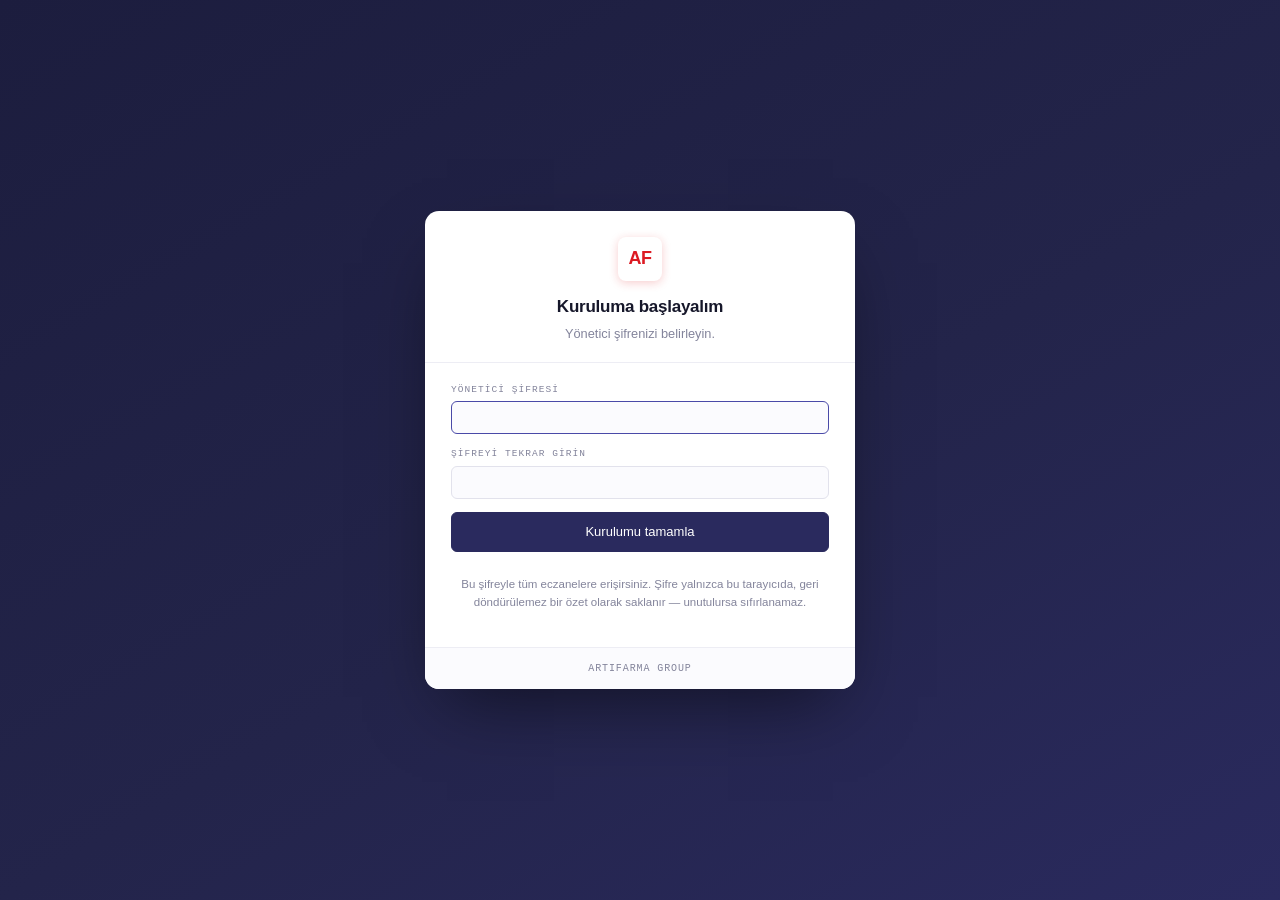
<file: finans.html>
<!doctype html>
<html lang="tr" data-af-no-storage data-af-no-back>
<head>
<meta charset="utf-8">
<meta name="viewport" content="width=device-width, initial-scale=1">
<meta name="robots" content="noindex, nofollow">
<title>Eczane Finans Kokpiti</title>
<link rel="icon" href="assets/logo.png">
<script src="assets/core.js"></script>
<style>
/* =========================================================
   ECZANE FİNANS KOKPİTİ — Artıfarma Group
   Tek dosya. Bağımlılık yok. Veri tarayıcıda saklanır.
   ========================================================= */

/* ---------- 1. Jetonlar ---------- */
:root{
  color-scheme: light;

  --zemin:#F6F6FA;  --kart:#FFFFFF;  --kart2:#FBFBFE;  --kart3:#F1F1F7;
  --cizgi:#E2E2EC;  --cizgi2:#EDEDF4;
  --mrk:#16172A;    --mrk2:#54556C;  --mrk3:#83849B;

  --ray:#23244A;    --ray2:#1C1D3E;  --rayYazi:#B9BAD8; --rayAktif:#FFFFFF;
  --rayCizgi:#33346A; --rayVurgu:#DC1A22;

  --marka:#2A2A5E;  --markaAcik:#3D3D86;
  --odak:#4A4AA8;

  --iyi:#0CA30C;    --iyiYazi:#0A7A2E;  --iyiZemin:#E9F6EC;
  --uyari:#FAB219;  --uyariYazi:#8A5A00; --uyariZemin:#FDF3E0;
  --kotu:#DC1A22;   --kotuYazi:#B8161D;  --kotuZemin:#FCECEC;

  --s1:#2a78d6; --s2:#eb6834; --s3:#1baf7a; --s4:#eda100;
  --s5:#e87ba4; --s6:#008300; --s7:#4a3aa7; --s8:#e34948;

  --izgara:#E8E8F0;
  --golge:0 1px 2px rgba(22,23,42,.05), 0 4px 14px -6px rgba(22,23,42,.10);

  --r:10px; --r2:6px;
  --sans:ui-sans-serif,-apple-system,BlinkMacSystemFont,"Segoe UI",Roboto,"Helvetica Neue",Arial,sans-serif;
  --mono:ui-monospace,"SF Mono",SFMono-Regular,Menlo,Consolas,"Liberation Mono",monospace;
}
@media (prefers-color-scheme: dark){
  :root:not([data-theme="light"]){
    color-scheme: dark;
    --zemin:#0F1020; --kart:#191A2A; --kart2:#1E1F31; --kart3:#232437;
    --cizgi:#2E2F45; --cizgi2:#252639;
    --mrk:#F1F1F8;   --mrk2:#A6A7BE;  --mrk3:#7B7C93;

    --ray:#141527;   --ray2:#101122;  --rayYazi:#9E9FC0; --rayAktif:#FFFFFF;
    --rayCizgi:#282943; --rayVurgu:#FF4E56;

    --marka:#9A9AE8; --markaAcik:#B3B3F2;
    --odak:#8F8FE6;

    --iyi:#0CA30C;   --iyiYazi:#4BD07A;  --iyiZemin:#132A1B;
    --uyari:#FAB219; --uyariYazi:#F0B84A; --uyariZemin:#2C2312;
    --kotu:#FF4E56;  --kotuYazi:#FF7B80;  --kotuZemin:#2E1518;

    --s1:#3987e5; --s2:#d95926; --s3:#199e70; --s4:#c98500;
    --s5:#d55181; --s6:#008300; --s7:#9085e9; --s8:#e66767;

    --izgara:#282940;
    --golge:0 1px 2px rgba(0,0,0,.30), 0 4px 14px -6px rgba(0,0,0,.45);
  }
}
:root[data-theme="dark"]{
  color-scheme: dark;
  --zemin:#0F1020; --kart:#191A2A; --kart2:#1E1F31; --kart3:#232437;
  --cizgi:#2E2F45; --cizgi2:#252639;
  --mrk:#F1F1F8;   --mrk2:#A6A7BE;  --mrk3:#7B7C93;

  --ray:#141527;   --ray2:#101122;  --rayYazi:#9E9FC0; --rayAktif:#FFFFFF;
  --rayCizgi:#282943; --rayVurgu:#FF4E56;

  --marka:#9A9AE8; --markaAcik:#B3B3F2;
  --odak:#8F8FE6;

  --iyi:#0CA30C;   --iyiYazi:#4BD07A;  --iyiZemin:#132A1B;
  --uyari:#FAB219; --uyariYazi:#F0B84A; --uyariZemin:#2C2312;
  --kotu:#FF4E56;  --kotuYazi:#FF7B80;  --kotuZemin:#2E1518;

  --s1:#3987e5; --s2:#d95926; --s3:#199e70; --s4:#c98500;
  --s5:#d55181; --s6:#008300; --s7:#9085e9; --s8:#e66767;

  --izgara:#282940;
  --golge:0 1px 2px rgba(0,0,0,.30), 0 4px 14px -6px rgba(0,0,0,.45);
}

/* ---------- 2. Temel ---------- */
*,*::before,*::after{box-sizing:border-box}
/* .btn/.oturumCip gibi display taşıyan sınıflar hidden özniteliğini ezmesin */
[hidden]{display:none!important}
html,body{height:100%}
body{
  margin:0; background:var(--zemin); color:var(--mrk);
  font-family:var(--sans); font-size:14px; line-height:1.5;
  -webkit-font-smoothing:antialiased;
}
button,input,select,textarea{font:inherit; color:inherit}
:focus-visible{outline:2px solid var(--odak); outline-offset:2px; border-radius:4px}
@media (prefers-reduced-motion: reduce){ *{animation:none!important; transition:none!important} }

.mono{font-family:var(--mono)}
.num{font-variant-numeric:tabular-nums; font-feature-settings:"tnum" 1}
.goz{position:absolute;width:1px;height:1px;overflow:hidden;clip:rect(0 0 0 0);white-space:nowrap}

/* ---------- 3. Kabuk ---------- */
.uyg{display:grid; grid-template-columns:236px 1fr; min-height:100vh}

.ray{
  background:var(--ray); border-right:1px solid var(--rayCizgi);
  display:flex; flex-direction:column; position:sticky; top:0; height:100vh; overflow-y:auto;
}
.rayBas{padding:18px 18px 14px; border-bottom:1px solid var(--rayCizgi); display:flex; gap:11px; align-items:center}
.cip{
  width:34px;height:34px;border-radius:8px;background:#fff;flex:none;
  display:grid;place-items:center;font-weight:800;color:var(--rayVurgu);
  font-size:15px;letter-spacing:-.5px;
}
.rayBas b{color:#fff;font-size:13.5px;font-weight:650;letter-spacing:-.1px;display:block;line-height:1.25}
.rayBas span{color:var(--rayYazi);font-size:10.5px;letter-spacing:.09em;text-transform:uppercase;font-family:var(--mono)}

.rayGrup{padding:14px 10px 4px}
.rayGrupBas{
  font-family:var(--mono);font-size:9.5px;letter-spacing:.13em;text-transform:uppercase;
  color:#6E6FA0;padding:0 10px 7px;
}
.rayLink{
  display:flex;align-items:center;gap:10px;width:100%;text-align:left;
  padding:8px 10px;border-radius:7px;border:0;background:transparent;
  color:var(--rayYazi);font-size:13.2px;cursor:pointer;position:relative;
  transition:background .12s, color .12s;
}
.rayLink svg{width:16px;height:16px;flex:none;opacity:.75}
.rayLink:hover{background:rgba(255,255,255,.05);color:#E6E6F5}
.rayLink[aria-current="page"]{background:rgba(255,255,255,.10);color:var(--rayAktif);font-weight:600}
.rayLink[aria-current="page"] svg{opacity:1}
.rayLink[aria-current="page"]::before{
  content:"";position:absolute;left:-10px;top:8px;bottom:8px;width:3px;
  background:var(--rayVurgu);border-radius:0 3px 3px 0;
}
.rayAlt{margin-top:auto;padding:12px;border-top:1px solid var(--rayCizgi);
  font-family:var(--mono);font-size:10px;color:#5E5F8C;letter-spacing:.05em}

/* ---------- 4. Üst çubuk ---------- */
.ana{min-width:0;display:flex;flex-direction:column}
.ust{
  position:sticky;top:0;z-index:30;background:var(--kart);
  border-bottom:1px solid var(--cizgi);
  display:flex;align-items:center;gap:12px;padding:10px 22px;flex-wrap:wrap;
}
.ustBas{font-size:15px;font-weight:650;letter-spacing:-.2px;margin-right:auto}
.ustBas small{display:block;font-weight:400;font-size:11.5px;color:var(--mrk3);letter-spacing:0}

.sec{
  appearance:none;background:var(--kart2);border:1px solid var(--cizgi);border-radius:var(--r2);
  padding:6px 30px 6px 10px;font-size:13px;cursor:pointer;
  background-image:linear-gradient(45deg,transparent 50%,var(--mrk3) 50%),linear-gradient(135deg,var(--mrk3) 50%,transparent 50%);
  background-position:calc(100% - 15px) 50%,calc(100% - 10px) 50%;
  background-size:5px 5px,5px 5px;background-repeat:no-repeat;
}
.sec:hover{border-color:var(--mrk3)}

.btn{
  border:1px solid var(--cizgi);background:var(--kart2);color:var(--mrk);
  padding:6px 12px;border-radius:var(--r2);cursor:pointer;font-size:13px;
  display:inline-flex;align-items:center;gap:6px;white-space:nowrap;transition:background .12s,border-color .12s;
}
.btn:hover{background:var(--kart3);border-color:var(--mrk3)}
.btn svg{width:14px;height:14px}
.btn.ana1{background:var(--marka);border-color:var(--marka);color:#fff}
.btn.ana1:hover{background:var(--markaAcik);border-color:var(--markaAcik)}
:root[data-theme="dark"] .btn.ana1,
:root:not([data-theme="light"]) .btn.ana1{color:#11122A}
@media (prefers-color-scheme: light){ :root:not([data-theme="dark"]) .btn.ana1{color:#fff} }
.btn.tehlike{color:var(--kotuYazi);border-color:var(--cizgi)}
.btn.tehlike:hover{background:var(--kotuZemin);border-color:var(--kotu)}
.btn:disabled{opacity:.45;cursor:not-allowed}
.btn.kucuk{padding:3px 8px;font-size:12px}

/* ---------- 5. Sayfa ---------- */
.sayfa{padding:20px 22px 64px;display:none;flex-direction:column;gap:16px}
.sayfa.acik{display:flex}
.satir{display:grid;gap:14px}
/* Izgara/esnek çocukların otomatik en küçük boyutu min-content'tir; sıfırlanmazsa
   içindeki geniş tablo sütunu taşırır. */
.satir > *{min-width:0}
.kart{min-width:0}
.s2{grid-template-columns:repeat(2,minmax(0,1fr))}
.s3{grid-template-columns:repeat(3,minmax(0,1fr))}
.s4{grid-template-columns:repeat(4,minmax(0,1fr))}
.s5{grid-template-columns:repeat(5,minmax(0,1fr))}
.s6{grid-template-columns:repeat(6,minmax(0,1fr))}
.s21{grid-template-columns:minmax(0,2fr) minmax(0,1fr)}
.s12{grid-template-columns:minmax(0,1fr) minmax(0,2fr)}
@media(max-width:1180px){.s4,.s5,.s6{grid-template-columns:repeat(2,minmax(0,1fr))}.s3{grid-template-columns:repeat(2,minmax(0,1fr))}}
@media(max-width:900px){.uyg{grid-template-columns:1fr}.ray{position:static;height:auto;flex-direction:row;overflow-x:auto;align-items:center}
  .rayBas{border:0}.rayGrup{display:flex;gap:4px;padding:8px}.rayGrupBas{display:none}.rayAlt{display:none}
  .rayLink[aria-current="page"]::before{display:none}
  .s2,.s3,.s4,.s5,.s6,.s21,.s12{grid-template-columns:1fr}}

.kart{background:var(--kart);border:1px solid var(--cizgi);border-radius:var(--r);box-shadow:var(--golge)}
.kartBas{
  padding:13px 16px 11px;border-bottom:1px solid var(--cizgi2);
  display:flex;align-items:center;gap:10px;flex-wrap:wrap;
}
.kartBas h3{margin:0;font-size:13.5px;font-weight:650;letter-spacing:-.1px}
.kartBas p{margin:1px 0 0;font-size:11.5px;color:var(--mrk3)}
.kartBas .sag{margin-left:auto;display:flex;gap:7px;align-items:center;flex-wrap:wrap}
.kartGovde{padding:14px 16px}
.kartGovde.sifir{padding:0}

.goz1{font-family:var(--mono);font-size:9.5px;letter-spacing:.14em;text-transform:uppercase;color:var(--mrk3)}

/* ---------- 6. KPI ---------- */
.kpi{background:var(--kart);border:1px solid var(--cizgi);border-radius:var(--r);padding:13px 15px 11px;
  box-shadow:var(--golge);display:flex;flex-direction:column;gap:3px;min-width:0}
.kpi .et{font-family:var(--mono);font-size:9.5px;letter-spacing:.13em;text-transform:uppercase;color:var(--mrk3)}
.kpi .dg{font-size:23px;font-weight:660;letter-spacing:-.6px;font-variant-numeric:tabular-nums;line-height:1.15}
.kpi .alt{display:flex;align-items:center;gap:7px;margin-top:2px;flex-wrap:wrap}
.kpi .not{font-size:11.5px;color:var(--mrk3)}
.kpi .kivi{margin-top:6px;height:30px}

.delta{
  font-family:var(--mono);font-size:11px;font-weight:600;padding:1.5px 6px;border-radius:99px;
  display:inline-flex;align-items:center;gap:3px;font-variant-numeric:tabular-nums;
}
.delta.p{background:var(--iyiZemin);color:var(--iyiYazi)}
.delta.n{background:var(--kotuZemin);color:var(--kotuYazi)}
.delta.z{background:var(--kart3);color:var(--mrk2)}

.rozet{font-family:var(--mono);font-size:10px;letter-spacing:.05em;text-transform:uppercase;
  padding:2px 7px;border-radius:99px;border:1px solid var(--cizgi);color:var(--mrk2);background:var(--kart2);
  display:inline-flex;align-items:center;gap:4px;white-space:nowrap}
.rozet.iyi{background:var(--iyiZemin);color:var(--iyiYazi);border-color:transparent}
.rozet.uyari{background:var(--uyariZemin);color:var(--uyariYazi);border-color:transparent}
.rozet.kotu{background:var(--kotuZemin);color:var(--kotuYazi);border-color:transparent}
.rozet i{width:6px;height:6px;border-radius:99px;background:currentColor;flex:none}

/* ---------- 7. Tablo ---------- */
.tsar{overflow:auto;max-width:100%;-webkit-overflow-scrolling:touch}
table.t{border-collapse:separate;border-spacing:0;width:100%;font-size:12.8px}
table.t th,table.t td{padding:6px 10px;border-bottom:1px solid var(--cizgi2);text-align:right;white-space:nowrap;
  font-variant-numeric:tabular-nums}
table.t th{
  font-family:var(--mono);font-size:9.5px;letter-spacing:.09em;text-transform:uppercase;color:var(--mrk3);
  font-weight:500;background:var(--kart2);position:sticky;top:0;z-index:2;border-bottom:1px solid var(--cizgi);
}
table.t th.sol,table.t td.sol{text-align:left}
table.t .kilit{position:sticky;left:0;background:var(--kart);z-index:1;text-align:left;
  border-right:1px solid var(--cizgi2);font-weight:500}
table.t th.kilit{background:var(--kart2);z-index:3}
table.t tbody tr:hover td{background:var(--kart2)}
table.t tbody tr:hover td.kilit{background:var(--kart3)}
table.t tr.tpl td{font-weight:660;background:var(--kart3);border-top:1px solid var(--cizgi)}
table.t tr.tpl td.kilit{background:var(--kart3)}
table.t tr.ara td{background:var(--kart2);font-weight:600}
table.t td.vurgu{font-weight:600}
table.t .ikincil{color:var(--mrk3)}
table.t tfoot td{font-weight:660;background:var(--kart3);border-top:1px solid var(--cizgi)}

.hucre{
  width:100%;min-width:78px;border:1px solid transparent;background:transparent;border-radius:4px;
  padding:3px 6px;text-align:right;font-variant-numeric:tabular-nums;font-size:12.8px;
}
.hucre:hover{border-color:var(--cizgi)}
.hucre:focus{border-color:var(--odak);background:var(--kart);outline:none;box-shadow:0 0 0 2px color-mix(in srgb,var(--odak) 22%,transparent)}
.hucre.tahmin{color:var(--mrk3);font-style:italic}
.hucre::placeholder{color:var(--mrk3);opacity:.5}
.metinGirdi{
  border:1px solid var(--cizgi);background:var(--kart2);border-radius:var(--r2);padding:6px 9px;font-size:13px;width:100%;
}
.metinGirdi:focus{border-color:var(--odak);outline:none}
label.alan{display:flex;flex-direction:column;gap:4px;font-size:12px;color:var(--mrk2);min-width:0}
label.alan > span{font-family:var(--mono);font-size:9.5px;letter-spacing:.11em;text-transform:uppercase;color:var(--mrk3)}

.poz{color:var(--iyiYazi)} .neg{color:var(--kotuYazi)}

/* ---------- 8. Grafik ---------- */
.gr{width:100%;display:block;overflow:visible}
.gr text{font-family:var(--sans);fill:var(--mrk3);font-size:10px;font-variant-numeric:tabular-nums}
.gr .eks{stroke:var(--izgara);stroke-width:1}
.gr .sfr{stroke:var(--cizgi);stroke-width:1}
.grSar{position:relative}
.ipucu{
  position:absolute;pointer-events:none;background:var(--kart);border:1px solid var(--cizgi);
  border-radius:var(--r2);box-shadow:var(--golge);padding:8px 10px;font-size:12px;z-index:20;
  min-width:150px;opacity:0;transition:opacity .1s;
}
.ipucu.gor{opacity:1}
.ipucu b{display:block;font-size:11px;color:var(--mrk3);font-family:var(--mono);letter-spacing:.08em;
  text-transform:uppercase;margin-bottom:5px;font-weight:500}
.ipucu .sat{display:flex;align-items:center;gap:7px;justify-content:space-between;padding:1.5px 0}
.ipucu .sat i{width:8px;height:8px;border-radius:2px;flex:none}
.ipucu .sat span{color:var(--mrk2);margin-right:auto}
.ipucu .sat em{font-style:normal;font-variant-numeric:tabular-nums;font-weight:600}

.efsane{display:flex;gap:12px;flex-wrap:wrap;padding:2px 0 0}
.efsane div{display:flex;align-items:center;gap:6px;font-size:11.5px;color:var(--mrk2)}
.efsane i{width:9px;height:9px;border-radius:2px;flex:none}
.efsane i.cizgi{height:3px;width:14px;border-radius:2px}

/* ---------- 9. Kalıp / bildirim ---------- */
.perde{position:fixed;inset:0;background:rgba(16,17,32,.55);display:none;place-items:center;z-index:100;padding:20px}
.perde.acik{display:grid}
.kalip{background:var(--kart);border:1px solid var(--cizgi);border-radius:12px;box-shadow:0 24px 60px -20px rgba(0,0,0,.4);
  width:min(560px,100%);max-height:88vh;overflow:auto}
.kalip h3{margin:0;font-size:15px;font-weight:650}
.kalipBas{padding:16px 18px 12px;border-bottom:1px solid var(--cizgi2)}
.kalipGovde{padding:16px 18px;display:flex;flex-direction:column;gap:12px}
.kalipAlt{padding:12px 18px 16px;display:flex;gap:8px;justify-content:flex-end;border-top:1px solid var(--cizgi2)}

#bildirim{position:fixed;right:18px;bottom:18px;z-index:200;display:flex;flex-direction:column;gap:8px}
.bildir{background:var(--ray);color:#fff;border-radius:8px;padding:9px 14px;font-size:13px;
  box-shadow:0 10px 30px -10px rgba(0,0,0,.5);animation:gel .18s ease-out}
.bildir.kotu{background:var(--kotu)}
@keyframes gel{from{opacity:0;transform:translateY(8px)}}

.bos{padding:36px 20px;text-align:center;color:var(--mrk3);font-size:13px}
.ipucuMetin{font-size:11.5px;color:var(--mrk3);line-height:1.5}
.serit{display:flex;gap:8px;flex-wrap:wrap;align-items:center}
.ayirac{height:1px;background:var(--cizgi2);margin:2px 0}

/* ölçü çubuğu (tabloda satır içi oran) */
.olcu{position:relative;display:block;height:4px;border-radius:2px;background:var(--cizgi2);margin-top:3px;overflow:hidden}
.olcu i{position:absolute;left:0;top:0;bottom:0;border-radius:2px;background:var(--s1)}

/* ---------- 10. Giriş ekranı ---------- */
.kapi{
  position:fixed;inset:0;z-index:500;display:none;
  background:linear-gradient(150deg,#1C1D3E 0%,#23244A 55%,#2A2A5E 100%);
  place-items:center;padding:20px;overflow:auto;
}
.kapi.acik{display:grid}
.kapiKutu{
  width:min(430px,100%);background:var(--kart);border-radius:14px;
  box-shadow:0 30px 70px -22px rgba(0,0,0,.55);overflow:hidden;
}
.kapiBas{padding:26px 26px 18px;text-align:center;border-bottom:1px solid var(--cizgi2)}
.kapiBas .cip{width:44px;height:44px;font-size:18px;margin:0 auto 13px;
  box-shadow:0 2px 10px rgba(220,26,34,.22)}
.kapiBas h2{margin:0;font-size:17px;font-weight:660;letter-spacing:-.25px}
.kapiBas p{margin:5px 0 0;font-size:12.8px;color:var(--mrk3);line-height:1.5}
.kapiGovde{padding:20px 26px 24px;display:flex;flex-direction:column;gap:13px}
.sekmeler{display:flex;gap:4px;padding:4px;background:var(--kart3);border-radius:9px;margin-bottom:3px}
.sekmeler button{
  flex:1;border:0;background:transparent;padding:7px 10px;border-radius:6px;
  font-size:12.8px;font-weight:550;color:var(--mrk2);cursor:pointer;transition:.13s;
}
.sekmeler button[aria-selected="true"]{background:var(--kart);color:var(--mrk);box-shadow:var(--golge)}
.kapiUyari{
  font-size:12.5px;padding:9px 12px;border-radius:var(--r2);line-height:1.5;
  background:var(--kotuZemin);color:var(--kotuYazi);display:none;
}
.kapiUyari.gor{display:block}
.kapiNot{font-size:11.5px;color:var(--mrk3);line-height:1.55;text-align:center}
.kapiAlt{padding:13px 26px;background:var(--kart2);border-top:1px solid var(--cizgi2);
  font-family:var(--mono);font-size:10px;letter-spacing:.09em;text-transform:uppercase;
  color:var(--mrk3);text-align:center}

/* üst çubuktaki oturum rozeti */
.oturumCip{
  display:inline-flex;align-items:center;gap:7px;padding:4px 6px 4px 10px;
  border:1px solid var(--cizgi);border-radius:99px;background:var(--kart2);font-size:12.5px;
}
.oturumCip b{font-weight:600}
.oturumCip .rol{font-family:var(--mono);font-size:9.5px;letter-spacing:.1em;text-transform:uppercase;
  color:var(--mrk3)}
.oturumCip button{border:0;background:var(--kart3);color:var(--mrk2);border-radius:99px;
  padding:3px 9px;font-size:11.5px;cursor:pointer}
.oturumCip button:hover{background:var(--kotuZemin);color:var(--kotuYazi)}
</style>
</head>
<body>

<div class="uyg">
  <!-- ================= SOL RAY ================= -->
  <nav class="ray" aria-label="Bölümler">
    <div class="rayBas">
      <div class="cip">AF</div>
      <div>
        <b>Finans Kokpiti</b>
        <span>Artıfarma</span>
      </div>
    </div>

    <div class="rayGrup">
      <div class="rayGrupBas">Genel</div>
      <button class="rayLink" data-sayfa="kokpit" aria-current="page">
        <svg viewBox="0 0 24 24" fill="none" stroke="currentColor" stroke-width="1.8"><path d="M3 13h6v8H3zM15 3h6v18h-6zM9 9h6v12H9z" stroke-linejoin="round"/></svg>Kokpit</button>
      <button class="rayLink" data-sayfa="nakit">
        <svg viewBox="0 0 24 24" fill="none" stroke="currentColor" stroke-width="1.8"><path d="M3 6h18v12H3z"/><circle cx="12" cy="12" r="2.6"/></svg>Nakit Akış</button>

      <div class="rayGrupBas" style="padding-top:14px">Veri Girişi</div>
      <button class="rayLink" data-sayfa="ciro">
        <svg viewBox="0 0 24 24" fill="none" stroke="currentColor" stroke-width="1.8"><path d="M4 4v16h16"/><path d="M7 15l3.5-4 3 2.5L20 7" stroke-linecap="round" stroke-linejoin="round"/></svg>Kategori Ciroları</button>
      <button class="rayLink" data-sayfa="tedarik">
        <svg viewBox="0 0 24 24" fill="none" stroke="currentColor" stroke-width="1.8"><path d="M3 8l9-5 9 5v8l-9 5-9-5z" stroke-linejoin="round"/><path d="M3 8l9 5 9-5M12 13v8"/></svg>Depo &amp; Alım</button>
      <button class="rayLink" data-sayfa="gider">
        <svg viewBox="0 0 24 24" fill="none" stroke="currentColor" stroke-width="1.8"><path d="M4 4h16v16H4z"/><path d="M8 9h8M8 13h8M8 17h5"/></svg>Rutin Giderler</button>
      <button class="rayLink" data-sayfa="stok">
        <svg viewBox="0 0 24 24" fill="none" stroke="currentColor" stroke-width="1.8"><path d="M4 7h16v13H4z"/><path d="M4 7l2-3h12l2 3M10 12h4"/></svg>Stok &amp; Devir</button>
      <button class="rayLink" data-sayfa="personel">
        <svg viewBox="0 0 24 24" fill="none" stroke="currentColor" stroke-width="1.8"><circle cx="9" cy="8" r="3.2"/><path d="M3 20c0-3.3 2.7-5.5 6-5.5s6 2.2 6 5.5"/><path d="M16 11a3 3 0 100-6M17 20c0-2.4-.9-4.2-2.3-5.3"/></svg>Personel Satış</button>

      <div class="rayGrupBas" style="padding-top:14px">Analiz</div>
      <button class="rayLink" data-sayfa="disiplin">
        <svg viewBox="0 0 24 24" fill="none" stroke="currentColor" stroke-width="1.8"><path d="M12 3a9 9 0 109 9"/><path d="M12 12l6-4" stroke-linecap="round"/><path d="M20.5 6.5L21 3l-3.5.5"/></svg>Alım Disiplini</button>
      <button class="rayLink" data-sayfa="buyume">
        <svg viewBox="0 0 24 24" fill="none" stroke="currentColor" stroke-width="1.8"><path d="M3 17l5-6 4 3 8-9"/><path d="M20 5h-4M20 5v4"/></svg>Yıl Karşılaştırma</button>
      <button class="rayLink" data-sayfa="prim">
        <svg viewBox="0 0 24 24" fill="none" stroke="currentColor" stroke-width="1.8"><circle cx="12" cy="9" r="5"/><path d="M8.5 13.5L7 21l5-2.5L17 21l-1.5-7.5"/></svg>Hedef &amp; Prim</button>
      <button class="rayLink" data-sayfa="urun">
        <svg viewBox="0 0 24 24" fill="none" stroke="currentColor" stroke-width="1.8"><path d="M4 8.5v9l8 4 8-4v-9l-8-4z" stroke-linejoin="round"/><path d="M4 8.5l8 4 8-4M12 12.5V21"/></svg>Ürün Hedefi</button>

      <div class="rayGrupBas" style="padding-top:14px">Kurulum</div>
      <button class="rayLink" data-sayfa="ayarlar">
        <svg viewBox="0 0 24 24" fill="none" stroke="currentColor" stroke-width="1.8"><circle cx="12" cy="12" r="3"/><path d="M12 2v3M12 19v3M2 12h3M19 12h3M4.9 4.9l2.1 2.1M17 17l2.1 2.1M19.1 4.9L17 7M7 17l-2.1 2.1"/></svg>Ayarlar &amp; Yedek</button>
    </div>

    <div class="rayAlt" id="rayAlt">v1.0 · yerel kayıt</div>
  </nav>

  <!-- ================= ANA ================= -->
  <div class="ana">
    <header class="ust">
      <div class="ustBas" id="ustBas">Kokpit<small id="ustAlt">—</small></div>
      <div class="oturumCip" id="oturumCip" hidden></div>
      <label class="goz" for="secEczane">Eczane</label>
      <select class="sec" id="secEczane"></select>
      <button class="btn kucuk" id="btnYeniEczane" title="Yeni eczane ekle">+ Eczane</button>
      <label class="goz" for="secYil">Yıl</label>
      <select class="sec" id="secYil"></select>
      <button class="btn" id="btnTema" title="Aydınlık / karanlık">
        <svg viewBox="0 0 24 24" fill="none" stroke="currentColor" stroke-width="1.8"><path d="M20 14.5A8.5 8.5 0 019.5 4a8.5 8.5 0 1010.5 10.5z"/></svg>
      </button>
    </header>

    <main id="sayfalar">
      <section class="sayfa acik" id="sf-kokpit"></section>
      <section class="sayfa" id="sf-nakit"></section>
      <section class="sayfa" id="sf-ciro"></section>
      <section class="sayfa" id="sf-tedarik"></section>
      <section class="sayfa" id="sf-gider"></section>
      <section class="sayfa" id="sf-stok"></section>
      <section class="sayfa" id="sf-personel"></section>
      <section class="sayfa" id="sf-disiplin"></section>
      <section class="sayfa" id="sf-buyume"></section>
      <section class="sayfa" id="sf-prim"></section>
      <section class="sayfa" id="sf-urun"></section>
      <section class="sayfa" id="sf-ayarlar"></section>
    </main>
  </div>
</div>

<!-- ================= GİRİŞ EKRANI ================= -->
<div class="kapi" id="kapi">
  <div class="kapiKutu">
    <div class="kapiBas">
      <div class="cip">AF</div>
      <h2 id="kapiBaslik">Eczane Finans Kokpiti</h2>
      <p id="kapiAciklama">Devam etmek için giriş yapın.</p>
    </div>
    <div class="kapiGovde" id="kapiGovde"></div>
    <div class="kapiAlt">Artıfarma Group</div>
  </div>
</div>

<div class="perde" id="perde"><div class="kalip" id="kalip"></div></div>
<div id="bildirim" aria-live="polite"></div>

<script>
/* =========================================================
   BÖLÜM 1 — Veri katmanı, biçimlendirme, yardımcılar
   ========================================================= */
'use strict';

const ANAHTAR = 'artifarma:ecz-finans-v1';

/* --- Kalıcı saklama: window.storage varsa onu, yoksa localStorage --- */
const Depo = (() => {
  const yerli = (typeof window.storage === 'object' && window.storage && typeof window.storage.get === 'function');
  if (yerli) return {
    oku: k => window.storage.get(k),
    yaz: (k, v) => window.storage.set(k, v)
  };
  let bellek = {};
  let calisir = true;
  try { localStorage.setItem(ANAHTAR + ':t', '1'); localStorage.removeItem(ANAHTAR + ':t'); }
  catch (e) { calisir = false; }
  return {
    oku: async k => {
      if (!calisir) return bellek[k] ?? null;
      const h = localStorage.getItem(k);
      try { return h === null ? null : JSON.parse(h); } catch (e) { return null; }
    },
    yaz: async (k, v) => {
      if (!calisir) { bellek[k] = v; return; }
      localStorage.setItem(k, JSON.stringify(v));
    }
  };
})();

/* --- Biçimlendirme --- */
const AY_ADI = ['Ocak','Şubat','Mart','Nisan','Mayıs','Haziran','Temmuz','Ağustos','Eylül','Ekim','Kasım','Aralık'];
const AY_KISA = ['Oca','Şub','Mar','Nis','May','Haz','Tem','Ağu','Eyl','Eki','Kas','Ara'];

const nfTL  = new Intl.NumberFormat('tr-TR', { style:'currency', currency:'TRY', maximumFractionDigits:0 });
const nfTL2 = new Intl.NumberFormat('tr-TR', { style:'currency', currency:'TRY', minimumFractionDigits:2, maximumFractionDigits:2 });
const nfSay = new Intl.NumberFormat('tr-TR', { maximumFractionDigits:0 });
const nfSay1= new Intl.NumberFormat('tr-TR', { minimumFractionDigits:1, maximumFractionDigits:1 });
const nfSay2= new Intl.NumberFormat('tr-TR', { minimumFractionDigits:2, maximumFractionDigits:2 });

const TL   = v => (v == null || !isFinite(v)) ? '—' : nfTL.format(v);
const TL2  = v => (v == null || !isFinite(v)) ? '—' : nfTL2.format(v);
const SAY  = v => (v == null || !isFinite(v)) ? '—' : nfSay.format(v);
const SAY1 = v => (v == null || !isFinite(v)) ? '—' : nfSay1.format(v);
const SAY2 = v => (v == null || !isFinite(v)) ? '—' : nfSay2.format(v);
/* Türkçede yüzde işareti sayıdan önce yazılır: %12,5 */
const YZD  = v => (v == null || !isFinite(v)) ? '—' : '%' + nfSay1.format(v * 100);
const YZD0 = v => (v == null || !isFinite(v)) ? '—' : '%' + nfSay.format(Math.round(v * 100));

/** Kısa para: 1,25 Mn ₺ — büyük başlıklar için */
function TLk(v){
  if (v == null || !isFinite(v)) return '—';
  const m = Math.abs(v), i = v < 0 ? '-' : '';
  if (m >= 1e9) return i + nfSay2.format(m/1e9) + ' Mr ₺';
  if (m >= 1e6) return i + nfSay2.format(m/1e6) + ' Mn ₺';
  if (m >= 1e4) return i + nfSay.format(Math.round(m/1e3)) + ' B ₺';
  return nfTL.format(v);
}

/**
 * Türkçe ve İngilizce biçimli sayıları okur.
 * "1.234.567" → 1234567 · "1.234,50" → 1234.5 · "1,234.50" → 1234.5
 * "12,5" → 12,5 · "(1.500)" → -1500 · "₺ 45.000" → 45000
 */
function sayiOku(h){
  if (h == null) return null;
  let s = String(h).replace(/[ \s₺%]/g, '').trim();
  if (!s) return null;
  const eksi = /^\(.*\)$/.test(s) || s.startsWith('-') || s.startsWith('−');
  s = s.replace(/[()\-−+]/g, '');
  if (!/\d/.test(s)) return null;

  const nokta = s.indexOf('.'), virgul = s.indexOf(',');
  if (nokta >= 0 && virgul >= 0){
    /* İkisi de var: sonda gelen ondalık ayraçtır */
    if (s.lastIndexOf(',') > s.lastIndexOf('.')) s = s.replace(/\./g, '').replace(',', '.');
    else s = s.replace(/,/g, '');
  } else if (virgul >= 0){
    /* Yalnız virgül: birden fazlaysa binlik, tekse Türkçe ondalık */
    const p = s.split(',');
    s = p.length > 2 ? p.join('') : p.join('.');
  } else if (nokta >= 0){
    /* Yalnız nokta: "1.234" gibi tam üçlü gruplar binlik ayraçtır */
    const p = s.split('.');
    const binlik = p.length > 2
      ? p.slice(1).every(x => x.length === 3)
      : (p[1].length === 3 && p[0].length >= 1 && p[0].length <= 3);
    if (binlik) s = p.join('');
  }
  const n = parseFloat(s);
  return isFinite(n) ? (eksi ? -n : n) : null;
}

/* --- Ay anahtarları: "YYYY-MM" --- */
const ayAnh   = (y, a) => y + '-' + String(a + 1).padStart(2, '0');
const ayYil   = k => +k.slice(0, 4);
const ayIdx   = k => +k.slice(5, 7) - 1;
const ayEkle  = (k, n) => { const t = ayYil(k) * 12 + ayIdx(k) + n; return ayAnh(Math.floor(t / 12), ((t % 12) + 12) % 12); };
const ayEtiket= k => AY_KISA[ayIdx(k)] + ' ' + String(ayYil(k)).slice(2);
const ayUzun  = k => AY_ADI[ayIdx(k)] + ' ' + ayYil(k);
const yilAylari = y => Array.from({length:12}, (_, i) => ayAnh(y, i));

/** Pazar hariç açık gün sayısı (varsayılan iş günü tahmini) */
function varsayilanIsGunu(k){
  const y = ayYil(k), a = ayIdx(k), son = new Date(y, a + 1, 0).getDate();
  let n = 0;
  for (let g = 1; g <= son; g++) if (new Date(y, a, g).getDay() !== 0) n++;
  return n;
}

/* --- Küçük yardımcılar --- */
const $  = (s, k = document) => k.querySelector(s);
const $$ = (s, k = document) => Array.from(k.querySelectorAll(s));
const kacis = s => String(s ?? '').replace(/[&<>"']/g, c => ({'&':'&amp;','<':'&lt;','>':'&gt;','"':'&quot;',"'":'&#39;'}[c]));
const yeniId = () => Math.random().toString(36).slice(2, 9) + Date.now().toString(36).slice(-4);
const topla  = a => a.reduce((t, v) => t + (+v || 0), 0);
const kis    = (v, a, b) => Math.max(a, Math.min(b, v));

/* --- Şifre özeti ---
   Giriş doğrulaması yalnızca tuzlanmış SHA-256 özetiyle yapılır; şifrenin kendisi
   doğrulamada hiç kullanılmaz. Yönetici bir eczanenin şifresini sonradan okuyabilsin
   diye ayrıca okunabilir bir kopya tutulabilir (eczane bazında açılıp kapatılır).
   Sunucu olmadığı için bu giriş, gündelik erişimi engelleyen bir kilittir — dosyayı
   ele geçiren birine karşı koruma sağlamaz. */
async function ozet(metin){
  try{
    if (crypto && crypto.subtle && crypto.subtle.digest){
      const b = await crypto.subtle.digest('SHA-256', new TextEncoder().encode(metin));
      return [...new Uint8Array(b)].map(x => x.toString(16).padStart(2, '0')).join('');
    }
  } catch (e){ /* güvenli olmayan bağlamda (file://) devre dışı kalabilir */ }
  let h1 = 0x811c9dc5, h2 = 0x1000193;
  for (let i = 0; i < metin.length; i++){
    h1 = Math.imul(h1 ^ metin.charCodeAt(i), 0x01000193) >>> 0;
    h2 = Math.imul(h2 + metin.charCodeAt(i) * (i + 7), 0x85ebca6b) >>> 0;
  }
  return 'fb' + h1.toString(16).padStart(8, '0') + h2.toString(16).padStart(8, '0');
}
const yeniTuz = () => yeniId() + yeniId();
const sifreOzeti = (tuz, sifre) => ozet(tuz + '§' + sifre);

/** Panoya kopyalar; izin verilmezse metni seçili bırakır */
async function panoyaKopyala(metin, etiket){
  try {
    await navigator.clipboard.writeText(metin);
    bildir((etiket || 'Metin') + ' kopyalandı.');
    return true;
  } catch (e){
    const g = document.createElement('textarea');
    g.value = metin;
    g.style.cssText = 'position:fixed;top:50%;left:50%;opacity:0';
    document.body.appendChild(g); g.select();
    let ok = false;
    try { ok = document.execCommand('copy'); } catch (h){ ok = false; }
    g.remove();
    bildir(ok ? (etiket || 'Metin') + ' kopyalandı.' : 'Kopyalanamadı — elle seçip kopyalayın.', !ok);
    return ok;
  }
}

function bildir(mesaj, kotu){
  const d = document.createElement('div');
  d.className = 'bildir' + (kotu ? ' kotu' : '');
  d.textContent = mesaj;
  $('#bildirim').appendChild(d);
  setTimeout(() => { d.style.opacity = '0'; d.style.transition = 'opacity .3s'; setTimeout(() => d.remove(), 320); }, 2400);
}

/* Onay / form kalıbı */
function kalipAc(baslik, govdeHTML, dugmeler){
  const k = $('#kalip');
  k.innerHTML = `<div class="kalipBas"><h3>${kacis(baslik)}</h3></div>
    <div class="kalipGovde">${govdeHTML}</div>
    <div class="kalipAlt">${dugmeler.map((d, i) =>
      `<button class="btn ${d.sinif || ''}" data-i="${i}">${kacis(d.ad)}</button>`).join('')}</div>`;
  $('#perde').classList.add('acik');
  k.querySelectorAll('.kalipAlt .btn').forEach(b => {
    b.onclick = () => {
      const d = dugmeler[+b.dataset.i];
      const kapat = d.calistir ? d.calistir(k) : true;
      if (kapat !== false) kalipKapat();
    };
  });
  const ilk = k.querySelector('input,select,textarea');
  if (ilk) setTimeout(() => ilk.focus(), 30);
}
const kalipKapat = () => { $('#perde').classList.remove('acik'); $('#kalip').innerHTML = ''; };
$('#perde').addEventListener('mousedown', e => { if (e.target.id === 'perde') kalipKapat(); });
document.addEventListener('keydown', e => { if (e.key === 'Escape') kalipKapat(); });

function onayla(baslik, metin, tamam, eylem){
  kalipAc(baslik, `<p style="margin:0;font-size:13.5px;color:var(--mrk2);line-height:1.6">${kacis(metin)}</p>`, [
    { ad:'Vazgeç' },
    { ad:tamam, sinif:'tehlike', calistir:() => { eylem(); } }
  ]);
}

/* =========================================================
   BÖLÜM 2 — Varsayılan şema ve durum
   ========================================================= */

/* Kategori tipleri tahsilat zamanını belirler:
   sgk → SGK vadesi sonra, ozel → özel sigorta vadesi sonra, perakende → aynı ay */
/* Renk numaraları, cironun büyük payını tutan kategorilere ayrı slotlar düşecek
   şekilde dağıtılmıştır; tekrar eden slotlar yalnızca küçük kategorilere verilir. */
const VARSAYILAN_KATEGORILER = [
  { ad:'SGK Reçete',        tip:'sgk',       stokGrubu:'İlaç',            renk:0, karMarji:0.09 },
  { ad:'Özel Sigorta',      tip:'ozel',      stokGrubu:'İlaç',            renk:6, karMarji:0.12 },
  { ad:'İlaç Perakende',    tip:'perakende', stokGrubu:'İlaç',            renk:1, karMarji:0.16 },
  { ad:'Gıda Takviyeleri',  tip:'perakende', stokGrubu:'Gıda Takviyeleri',renk:2, karMarji:0.32 },
  { ad:'Dermokozmetik',     tip:'perakende', stokGrubu:'Dermokozmetik',   renk:3, karMarji:0.30 },
  { ad:'İtriyat',           tip:'perakende', stokGrubu:'İtriyat',         renk:4, karMarji:0.28 },
  { ad:'Medikal',           tip:'perakende', stokGrubu:'Medikal',         renk:5, karMarji:0.25 },
  { ad:'Anne Bebek',        tip:'perakende', stokGrubu:'Anne Bebek',      renk:7, karMarji:0.22 },
  { ad:'Cinsel Sağlık',     tip:'perakende', stokGrubu:'Cinsel Sağlık',   renk:4, karMarji:0.30 },
  { ad:'Ağız Diş Sağlığı',  tip:'perakende', stokGrubu:'Ağız Diş Sağlığı',renk:5, karMarji:0.28 },
  { ad:'Sporcu Sağlığı',    tip:'perakende', stokGrubu:'Sporcu Sağlığı',  renk:7, karMarji:0.30 }
];

/* Reçete üstü nakit kalemler — ilk sayfada girilir, aynı ay kasaya girer */
const EK_NAKIT = [
  { alan:'muayene', ad:'Muayene Katkı Payı' },
  { alan:'katilim', ad:'Katılım Payı' },
  { alan:'fark',    ad:'İlaç Fark' }
];

const VARSAYILAN_GIDERLER = [
  ['Personel','Eczacı Maaş',0], ['Personel','Kalfa / Teknisyen Maaş',0], ['Personel','Prim',0], ['Personel','Uzman Maaş',0],
  ['İşletme','Kira',0], ['İşletme','Elektrik',0], ['İşletme','Su',0], ['İşletme','Doğalgaz / Isıtma',0],
  ['İşletme','Telefon & İnternet',0], ['İşletme','Poşet & Ambalaj',0], ['İşletme','Kırtasiye',0],
  ['İşletme','Mutfak & Yemek',0], ['İşletme','Temizlik',0],
  ['Vergi & SGK','Muhtasar',0], ['Vergi & SGK','SGK Primi',0], ['Vergi & SGK','KDV',0],
  ['Vergi & SGK','Geçici Vergi',0], ['Vergi & SGK','Belediye / Çevre',0],
  ['Profesyonel','Muhasebe Ücreti',0], ['Profesyonel','Danışmanlık',0], ['Profesyonel','Bilgi İşlem / Program',0],
  ['Profesyonel','Eczacı Odası & Reçete',0], ['Profesyonel','Eczane Sigorta',0],
  ['Diğer','Araç Kira',0], ['Diğer','Araç Yakıt',0], ['Diğer','Kargo',0], ['Diğer','Nöbet Gideri',0],
  ['Diğer','Kredi Taksiti',0], ['Diğer','Genel',0]
];

function yeniEczane(ad, yil){
  const kat = VARSAYILAN_KATEGORILER.map(k => ({ id: yeniId(), aktif: true, ...k }));
  return {
    id: yeniId(),
    kod: '',            // eczacının giriş için kullandığı kimlik — yönetici belirler
    tuz: yeniTuz(),
    sifreHash: '',      // giriş doğrulaması yalnızca bu özetle yapılır; boşsa giriş kapalı
    sifreAcik: '',      // yöneticinin okuyabilmesi için isteğe bağlı kopya (boş = saklanmıyor)
    arsiv: false,
    arsivTarih: null,
    ad: ad || 'Yeni Eczane',
    sehir: '',
    olusturma: new Date().toISOString().slice(0, 10),
    hedef: { yil: {}, gunlukAy: {}, varsayilanGunluk: 0 },
    ayar: {
      anaYil: yil,
      sgkVadeGun: 90,
      ozelVadeGun: 30,
      disiplinOrani: 0.70,
      kkKomisyon: 0,            // kredi kartı komisyon oranı (nakit girişten düşülür)
      varsayilanTedarikVade: 90
    },
    kategoriler: kat,
    tedarikciler: [{ id: yeniId(), ad: 'Ana Depo', vadeGun: 90, aktif: true }],
    personel: [],
    giderler: VARSAYILAN_GIDERLER.map(([g, a, t]) => ({ id: yeniId(), grup: g, ad: a, tutar: t, aktif: true })),
    primGruplari: [],
    /* Ürün hedeflerinin toplamı, ciro primine ön koşul olarak bağlanabilir */
    urunOnKosul: { aktif:false, kural:'kesin', altSinir:0.9, kapsam:'primsiz' },
    urunler: [],       // kutu bazlı hedef konulan ürünler
    urunSatis: {},     // "YYYY-MM" → { urunId: { persId: adet } }
    veri: {},          // "YYYY-MM" → { kat:{katId:tutar}, muayene, katilim, fark, isGunu, tahmin, hesapDisi }
    alimlar: {},       // "YYYY-MM" → { tedId: {alim, iade} }
    stok: {},          // "YYYY-MM" → { grupAdi: tutar }
    giderAy: {},       // "YYYY-MM" → { giderId: tutar }  (o aya özel sapma)
    persSatis: {}      // "YYYY-MM" → { persId: { katId: {adet, ciro} } }
  };
}

let D = { eczaneler: [], aktif: null, yil: new Date().getFullYear(), tema: null,
          yonetici: { tuz:'', hash:'' } };
let sayfaAdi = 'kokpit';

/* Oturum sekmeye bağlıdır: pencere kapanınca düşer, kalıcı veriye yazılmaz. */
const OTURUM_ANH = 'artifarma:ecz-finans-oturum';
let O = null;   // { tip:'yonetici'|'eczane', eczaneId, ad }

function oturumOku(){
  try { const h = sessionStorage.getItem(OTURUM_ANH); return h ? JSON.parse(h) : null; }
  catch (e){ return null; }
}
function oturumYaz(o){
  O = o;
  try { o ? sessionStorage.setItem(OTURUM_ANH, JSON.stringify(o))
          : sessionStorage.removeItem(OTURUM_ANH); } catch (e){ /* yok sayılır */ }
}
const yoneticiMi = () => !!O && O.tip === 'yonetici';
/** Bu oturumun görebildiği eczaneler (arşivdekiler hariç) */
const gorunenEczaneler = () => yoneticiMi()
  ? D.eczaneler.filter(e => !e.arsiv)
  : D.eczaneler.filter(e => !e.arsiv && O && e.id === O.eczaneId);

const E   = () => D.eczaneler.find(e => e.id === D.aktif && (yoneticiMi() || (O && e.id === O.eczaneId))) || null;
const YIL = () => D.yil;

let yazmaZaman = null;
function kaydet(hemen){
  clearTimeout(yazmaZaman);
  const it = () => Depo.yaz(ANAHTAR, D);
  if (hemen) it(); else yazmaZaman = setTimeout(it, 400);
}

/* =========================================================
   BÖLÜM 3 — Hesap motoru (saf fonksiyonlar)
   ========================================================= */
const H = {
  /* --- ham erişim --- */
  ay(e, k){
    if (!e.veri[k]) e.veri[k] = { kat:{}, muayene:0, katilim:0, fark:0, isGunu:null, tahmin:false, hesapDisi:0 };
    const a = e.veri[k];
    if (!a.kat) a.kat = {};
    return a;
  },
  ayOku(e, k){ return e.veri[k] || null; },

  kategori(e, id){ return e.kategoriler.find(k => k.id === id); },
  aktifKat(e){ return e.kategoriler.filter(k => k.aktif); },

  /** Bir aydaki kategori cirosu */
  katCiro(e, k, katId){ const a = e.veri[k]; return a && a.kat ? (+a.kat[katId] || 0) : 0; },

  /** Tipe göre toplam: 'sgk' | 'ozel' | 'perakende' */
  tipCiro(e, k, tip){
    return topla(e.kategoriler.filter(c => c.aktif && c.tip === tip).map(c => H.katCiro(e, k, c.id)));
  },

  /** Ek nakit kalemleri (muayene + katılım + fark) */
  ekNakit(e, k){ const a = e.veri[k]; return a ? (+a.muayene || 0) + (+a.katilim || 0) + (+a.fark || 0) : 0; },

  /** O ayın kasaya aynı ay giren cirosu (perakende + ek kalemler) */
  nakitCiro(e, k){ return H.tipCiro(e, k, 'perakende') + H.ekNakit(e, k); },

  /** O ayın toplam cirosu (SGK + özel + nakit) */
  toplamCiro(e, k){ return H.tipCiro(e, k, 'sgk') + H.tipCiro(e, k, 'ozel') + H.nakitCiro(e, k); },

  /** Ayda veri var mı? */
  doluMu(e, k){
    const a = e.veri[k]; if (!a) return false;
    return H.toplamCiro(e, k) > 0;
  },
  tahminMi(e, k){ const a = e.veri[k]; return !!(a && a.tahmin); },

  isGunu(e, k){ const a = e.veri[k]; return (a && a.isGunu) ? +a.isGunu : varsayilanIsGunu(k); },

  /* --- vade / nakit akış --- */
  vadeAy(gun){ return Math.max(0, Math.round((+gun || 0) / 30)); },

  /**
   * Kasaya o ay fiilen giren para.
   * Perakende + ek kalemler bu ay; SGK, kesildiği aydan sgkVade sonra;
   * Özel sigorta, kesildiği aydan ozelVade sonra tahsil edilir.
   */
  nakitGiris(e, k){
    const sv = H.vadeAy(e.ayar.sgkVadeGun), ov = H.vadeAy(e.ayar.ozelVadeGun);
    const perakende = H.tipCiro(e, k, 'perakende') + H.ekNakit(e, k);
    const kk = kis(+e.ayar.kkKomisyon || 0, 0, 0.2);
    return perakende * (1 - kk)
         + H.tipCiro(e, ayEkle(k, -sv), 'sgk')
         + H.tipCiro(e, ayEkle(k, -ov), 'ozel');
  },

  /** Nakit girişinin kaynak kırılımı */
  nakitKirilim(e, k){
    const sv = H.vadeAy(e.ayar.sgkVadeGun), ov = H.vadeAy(e.ayar.ozelVadeGun);
    return {
      perakende: H.tipCiro(e, k, 'perakende') + H.ekNakit(e, k),
      sgk:  H.tipCiro(e, ayEkle(k, -sv), 'sgk'),
      ozel: H.tipCiro(e, ayEkle(k, -ov), 'ozel'),
      sgkKaynak: ayEkle(k, -sv), ozelKaynak: ayEkle(k, -ov)
    };
  },

  /* --- depo / tedarikçi --- */
  alimKayit(e, k, tedId){
    const a = e.alimlar[k];
    const r = a && a[tedId] ? a[tedId] : null;
    return { alim: r ? (+r.alim || 0) : 0, iade: r ? (+r.iade || 0) : 0 };
  },
  netAlim(e, k, tedId){ const r = H.alimKayit(e, k, tedId); return r.alim - r.iade; },
  toplamAlim(e, k){ return topla(e.tedarikciler.map(t => H.alimKayit(e, k, t.id).alim)); },
  toplamIade(e, k){ return topla(e.tedarikciler.map(t => H.alimKayit(e, k, t.id).iade)); },
  netAlimToplam(e, k){ return H.toplamAlim(e, k) - H.toplamIade(e, k); },

  /** O ay ödenmesi gereken tedarikçi borcu (her tedarikçi kendi vadesiyle geri kaydırılır) */
  tedarikOdeme(e, k){
    return topla(e.tedarikciler.map(t => H.netAlim(e, ayEkle(k, -H.vadeAy(t.vadeGun)), t.id)));
  },
  tedarikOdemeKirilim(e, k){
    return e.tedarikciler.map(t => {
      const kaynak = ayEkle(k, -H.vadeAy(t.vadeGun));
      return { ted:t, kaynak, tutar:H.netAlim(e, kaynak, t.id) };
    }).filter(r => r.tutar !== 0);
  },

  /** O ayki alımın ortalama vadesi (alım hacmine göre ağırlıklı, yoksa varsayılan) */
  ortVadeAy(e, k){
    let agirlik = 0, top = 0;
    e.tedarikciler.forEach(t => {
      const n = Math.max(0, H.netAlim(e, k, t.id));
      if (n > 0) { agirlik += n; top += n * H.vadeAy(t.vadeGun); }
    });
    if (agirlik > 0) return Math.round(top / agirlik);
    const akt = e.tedarikciler.filter(t => t.aktif !== false);
    if (akt.length) return Math.round(topla(akt.map(t => H.vadeAy(t.vadeGun))) / akt.length);
    return H.vadeAy(e.ayar.varsayilanTedarikVade);
  },

  /**
   * Alım kapasitesi: bu ay alınan mal, ortalama vade kadar sonra ödenir.
   * O tarihte kasaya girecek nakdin disiplin oranı kadarı harcanabilir.
   * Ödeme ayının kendi ciro verisi yoksa kapasite hesaplanamaz → null döner
   * (aksi hâlde yılın son ayları her zaman sahte "sınır aşıldı" verirdi).
   */
  alimKapasitesi(e, k){
    const hedef = ayEkle(k, H.ortVadeAy(e, k));
    if (!H.doluMu(e, hedef)) return null;
    return (+e.ayar.disiplinOrani || 0.7) * H.nakitGiris(e, hedef);
  },

  /* --- giderler --- */
  rutinGider(e, k){
    const sapma = e.giderAy[k] || {};
    return topla(e.giderler.filter(g => g.aktif !== false).map(g => H.giderTutar(e, k, g)));
  },
  /** Bir gider kaleminin o aydaki tutarı: aya özel sapma > o yılın sabiti > eski global */
  giderTutar(e, k, g){
    const s = (e.giderAy[k] || {})[g.id];
    if (s !== undefined && s !== null && s !== '') return +s || 0;
    return H.giderYil(g, ayYil(k));
  },
  /** Bir gider kaleminin bir yıldaki aylık sabit tutarı */
  giderYil(g, y){
    const v = (g.yil || {})[y];
    if (v !== undefined && v !== null && v !== '') return +v || 0;
    return +g.tutar || 0;                       // eski kayıtlar için
  },
  giderYiliVar(g, y){
    const v = (g.yil || {})[y];
    return v !== undefined && v !== null && v !== '';
  },
  hesapDisi(e, k){ const a = e.veri[k]; return a ? (+a.hesapDisi || 0) : 0; },

  /* --- kâr --- */
  /** Nakit brüt kâr = kasaya giren − tedarikçiye ödenen */
  brutKar(e, k){ return H.nakitGiris(e, k) - H.tedarikOdeme(e, k); },
  /** Net = brüt − rutin gider − hesap dışı */
  netKar(e, k){ return H.brutKar(e, k) - H.rutinGider(e, k) - H.hesapDisi(e, k); },

  /** Ürün bazlı gerçek brüt kâr (kategori kâr marjlarıyla) */
  urunBrutKar(e, k){
    return topla(e.kategoriler.filter(c => c.aktif).map(c => H.katCiro(e, k, c.id) * (+c.karMarji || 0)))
         + H.ekNakit(e, k);
  },

  /** Bir ayın tüm özet satırı */
  ozet(e, k){
    const giris = H.nakitGiris(e, k), odeme = H.tedarikOdeme(e, k),
          gider = H.rutinGider(e, k), hd = H.hesapDisi(e, k);
    const brut = giris - odeme, net = brut - gider - hd;
    return {
      ay:k, giris, odeme, gider, hesapDisi:hd, toplamGider: odeme + gider + hd,
      brut, net,
      brutY: giris ? brut / giris : null,
      netY:  giris ? net  / giris : null,
      ciro: H.toplamCiro(e, k),
      alim: H.netAlimToplam(e, k),
      kapasite: H.alimKapasitesi(e, k)
    };
  },

  /* --- yıl toplamları --- */
  yilCiro(e, y){ return topla(yilAylari(y).map(k => H.toplamCiro(e, k))); },
  yilKatCiro(e, y, katId){ return topla(yilAylari(y).map(k => H.katCiro(e, k, katId))); },
  yilOzet(e, y){
    const a = yilAylari(y).map(k => H.ozet(e, k));
    const t = (f) => topla(a.map(x => x[f]));
    const giris = t('giris');
    return {
      aylar:a, giris, odeme:t('odeme'), gider:t('gider'), hesapDisi:t('hesapDisi'),
      brut:t('brut'), net:t('net'), ciro:t('ciro'), alim:t('alim'),
      brutY: giris ? t('brut')/giris : null,
      netY:  giris ? t('net')/giris  : null
    };
  },

  /** Yılın hangi ayları gerçek veri, hangileri tahmin */
  yilDurum(e, y){
    return yilAylari(y).map(k => ({ ay:k, dolu:H.doluMu(e, k), tahmin:H.tahminMi(e, k) }));
  },

  /* --- kutu bazlı ürün hedefi ve primi ---
     Prim isteğe bağlıdır: primTipi 'yok' ise ürün yalnızca takip edilir. */
  /** Ürün hedefi aya özeldir: yalnızca hedef verilen aylarda değer taşır */
  urunHedef(e, u, k){
    const a = (u.hedefAy || {})[k];
    return (a === undefined || a === null || a === '') ? 0 : (+a || 0);
  },
  /** Bir yılda kaç aya hedef verilmiş */
  urunHedefliAylar(u, y){
    return yilAylari(y).filter(k => {
      const a = (u.hedefAy || {})[k];
      return a !== undefined && a !== null && a !== '' && +a > 0;
    });
  },
  urunAdet(e, k, uId, pId){
    const a = (e.urunSatis[k] || {})[uId];
    return a ? (+a[pId] || 0) : 0;
  },
  /** Bir ürünün o ay toplam satışı — yalnızca kayıtlı personelin adetleri sayılır,
      böylece silinmiş bir kişiden kalan yetim kayıt hedefi şişirmez. */
  urunToplam(e, k, uId){
    const a = (e.urunSatis[k] || {})[uId];
    if (!a) return 0;
    return topla(e.personel.map(p => +a[p.id] || 0));
  },
  /** Kişinin o üründen sattığı adede karşılık gelen kutu başı tutar */
  kutuTutari(u, adet){
    if (u.primTipi === 'sabit') return +u.kutuPrim || 0;
    if (u.primTipi === 'kademe'){
      let t = 0;
      [...(u.kademeler || [])].filter(x => +x.adet > 0).sort((a, b) => a.adet - b.adet)
        .forEach(x => { if (adet >= +x.adet) t = +x.tutar || 0; });
      return t;
    }
    return 0;
  },
  /**
   * Hedef kuralının prim çarpanı (0–1). Ekip gerçekleşmesine bakar.
   *  · 'yok'      — hedeften bağımsız, tam ödeme
   *  · 'kesin'    — hedef tutmazsa hiç ödeme
   *  · 'kademeli' — alt sınırın altında ödeme yok, alt sınır ile %100 arasında
   *                 gerçekleşme oranı kadar, %100 üstünde tam ödeme
   */
  urunCarpan(e, k, u){
    const kural = u.hedefKurali || 'yok';
    if (kural === 'yok') return 1;
    const hedef = H.urunHedef(e, u, k);
    if (!hedef) return 1;                      // hedef girilmemişse kural işlemez
    const oran = H.urunToplam(e, k, u.id) / hedef;
    if (kural === 'kesin') return oran >= 1 ? 1 : 0;
    const alt = kis(u.altSinir == null ? 0.9 : +u.altSinir, 0, 1);
    if (oran < alt) return 0;
    return Math.min(1, oran);
  },
  /** Bir kişinin bir üründeki hak edişi */
  urunPrim(e, k, u, pId){
    if (u.primTipi === 'yok') return 0;
    const carpan = H.urunCarpan(e, k, u);
    if (!carpan) return 0;
    const adet = H.urunAdet(e, k, u.id, pId);
    return adet * H.kutuTutari(u, adet) * carpan;
  },
  aktifUrun(e){ return e.urunler.filter(u => u.aktif !== false); },
  /** O ayın ürünleri: hedef verilmiş olanlar + (veri kaybolmasın diye) satışı girilmiş olanlar */
  ayUrunleri(e, k){
    return H.aktifUrun(e).filter(u => H.urunHedef(e, u, k) > 0 || H.urunToplam(e, k, u.id) > 0);
  },
  /** Bir ayın tüm ürün özeti */
  urunOzet(e, k){
    const urunler = H.ayUrunleri(e, k);
    const pers = H.ayPersoneli(e, k);
    const satirlar = urunler.map(u => {
      const hedef = H.urunHedef(e, u, k);
      const satilan = H.urunToplam(e, k, u.id);
      const kisi = pers.map(p => {
        const adet = H.urunAdet(e, k, u.id, p.id);
        return { p, adet, tutar: H.kutuTutari(u, adet), prim: H.urunPrim(e, k, u, p.id) };
      });
      return { u, hedef, satilan, kisi,
        prim: topla(kisi.map(x => x.prim)),
        carpan: H.urunCarpan(e, k, u),
        hamPrim: topla(kisi.map(x => x.adet * H.kutuTutari(u, x.adet))),
        oran: hedef ? satilan / hedef : null,
        kalan: hedef ? hedef - satilan : null };
    });
    const kisi = pers.map(p => ({
      p,
      adet: topla(satirlar.map(s => H.urunAdet(e, k, s.u.id, p.id))),
      prim: topla(satirlar.map(s => H.urunPrim(e, k, s.u, p.id)))
    }));
    const satilanT = topla(satirlar.map(s => s.satilan));
    /* Gerçekleşme yalnızca o ay hedef verilmiş ürünler üzerinden ölçülür */
    const hedefli = satirlar.filter(s => s.hedef > 0);
    return { urunler:satirlar, kisi, pers, hedefli,
      hedefliSatilan: topla(hedefli.map(s => s.satilan)),
      hedefT: topla(hedefli.map(s => s.hedef)),
      satilanT, primT: topla(satirlar.map(s => s.prim)),
      primliMi: urunler.some(u => u.primTipi !== 'yok') };
  },
  urunYilPrim(e, y){ return topla(yilAylari(y).map(k => H.urunOzet(e, k).primT)); },

  /**
   * Ürün hedefi ön koşulu — ciro primine uygulanacak çarpan.
   * Kutu primi tanımlı ürünler kendi hedef kurallarıyla çalışır; burada
   * varsayılan olarak yalnızca <b>primsiz</b> ürünlerin hedefleri toplanır ve
   * tek bir toplam kutu hedefi olarak ciro primine ön koşul olur.
   */
  urunOnKosul(e, k){
    const ok = e.urunOnKosul || {};
    const kapsamli = H.ayUrunleri(e, k).filter(u => ok.kapsam === 'tumu' || u.primTipi === 'yok');
    const urunler = kapsamli.map(u => ({
      u, hedef: H.urunHedef(e, u, k), satilan: H.urunToplam(e, k, u.id)
    })).filter(x => x.hedef > 0);   // yalnızca o ay hedef verilmiş ürünler
    const hedef = topla(urunler.map(x => x.hedef));
    const satilan = topla(urunler.map(x => x.satilan));
    const oran = hedef ? satilan / hedef : null;
    const alt = kis(ok.altSinir == null ? 0.9 : +ok.altSinir, 0, 1);
    let carpan = 1;
    const uygulandi = !!ok.aktif && hedef > 0;
    if (uygulandi){
      if (ok.kural === 'kademeli') carpan = oran < alt ? 0 : Math.min(1, oran);
      else carpan = oran >= 1 ? 1 : 0;
    }
    return { aktif:!!ok.aktif, kural:ok.kural, kapsam:ok.kapsam, altSinir:alt,
             urunler, hedef, satilan, oran, carpan, uygulandi };
  },

  /* --- hedefler ---
     Hedef günlük ciro olarak belirlenir; aylık hedef, o ayın iş günü sayısıyla
     çarpılarak bulunur. Böylece 24 günlük ay ile 27 günlük ay adil karşılaştırılır. */
  gunlukHedef(e, k){
    const h = e.hedef || {};
    const a = (h.gunlukAy || {})[k];
    if (a !== undefined && a !== null && a !== '') return +a || 0;   // aya özel
    const y = (h.yil || {})[ayYil(k)];
    if (y !== undefined && y !== null && y !== '') return +y || 0;   // o yılın varsayılanı
    return +h.varsayilanGunluk || 0;                                  // eski kayıtlar için
  },
  /** Bir yılın varsayılan günlük hedefi tanımlı mı? */
  yilHedefiVar(e, y){
    const v = ((e.hedef || {}).yil || {})[y];
    return v !== undefined && v !== null && v !== '' && +v > 0;
  },
  aylikHedef(e, k){ return H.gunlukHedef(e, k) * H.isGunu(e, k); },
  hedefDurum(e, k){
    const hedef = H.aylikHedef(e, k), ciro = H.toplamCiro(e, k);
    const gun = H.isGunu(e, k);
    return {
      ay:k, gun, gunlukHedef:H.gunlukHedef(e, k), hedef, ciro,
      gunlukCiro: gun ? ciro / gun : null,
      fark: hedef ? ciro - hedef : null,
      oran: hedef ? ciro / hedef : null
    };
  },
  yilHedef(e, y){ return topla(yilAylari(y).map(k => H.aylikHedef(e, k))); },

  /* --- stok --- */
  stokGruplari(e){
    const g = [];
    e.kategoriler.filter(k => k.aktif).forEach(k => {
      const ad = k.stokGrubu || k.ad;
      if (!g.includes(ad)) g.push(ad);
    });
    return g;
  },
  /** Bir stok grubunun o ayki satışı (gruba bağlı tüm kategorilerin toplamı) */
  grupSatis(e, k, grup){
    return topla(e.kategoriler.filter(c => c.aktif && (c.stokGrubu || c.ad) === grup).map(c => H.katCiro(e, k, c.id)));
  },
  grupStok(e, k, grup){ const s = e.stok[k]; return s ? (+s[grup] || 0) : 0; },
  stokAnaliz(e, k){
    const gruplar = H.stokGruplari(e);
    const sat = gruplar.map(g => H.grupSatis(e, k, g));
    const stk = gruplar.map(g => H.grupStok(e, k, g));
    const satT = topla(sat), stkT = topla(stk);
    return gruplar.map((g, i) => ({
      grup:g, satis:sat[i], stok:stk[i],
      satisPay: satT ? sat[i]/satT : null,
      stokPay:  stkT ? stk[i]/stkT : null,
      devir:    stk[i] ? sat[i]/stk[i] : null,
      ayOmru:   sat[i] ? stk[i]/sat[i] : null,
      sapma:   (satT && stkT) ? (stk[i]/stkT) - (sat[i]/satT) : null
    }));
  },

  /* --- personel ---
     Pasife alınan kişi yeni giriş listelerinden çıkar, ama geçmiş ayların
     satışları ve prim hesapları olduğu gibi kalmalıdır. Bu yüzden hesaplarda
     "o ay verisi olan herkes" kullanılır, yalnızca aktif olanlar değil. */
  persVeriVar(e, k, pId){
    const r = (e.persSatis[k] || {})[pId];
    if (r && Object.values(r).some(x => (+x.adet || 0) || (+x.ciro || 0))) return true;
    /* Kutu bazlı ürün satışı da o ay için veri sayılır */
    const u = e.urunSatis[k] || {};
    return Object.values(u).some(x => +x[pId] || 0);
  },
  /** O ayda hesaba katılacak personel: halen çalışanlar + o ay verisi olanlar */
  ayPersoneli(e, k){
    return e.personel.filter(p => p.aktif !== false || H.persVeriVar(e, k, p.id));
  },
  /** Yıl boyunca hesaba katılacak personel */
  yilPersoneli(e, y){
    return e.personel.filter(p => p.aktif !== false
      || yilAylari(y).some(k => H.persVeriVar(e, k, p.id)));
  },

  persKayit(e, k, pId, katId){
    const a = e.persSatis[k]; const p = a && a[pId] ? a[pId] : null;
    const r = p ? p[katId] : null;
    return { adet: r ? (+r.adet || 0) : 0, ciro: r ? (+r.ciro || 0) : 0 };
  },
  persToplam(e, k, pId){
    let adet = 0, ciro = 0;
    e.kategoriler.filter(c => c.aktif).forEach(c => { const r = H.persKayit(e, k, pId, c.id); adet += r.adet; ciro += r.ciro; });
    return { adet, ciro, sepet: adet ? ciro/adet : null };
  }
};

/* =========================================================
   BÖLÜM 4 — Grafik yardımcıları (elle çizilen SVG)
   ========================================================= */
const SERI = ['var(--s1)','var(--s2)','var(--s3)','var(--s4)','var(--s5)','var(--s6)','var(--s7)','var(--s8)'];
const seriRenk = i => SERI[((i % 8) + 8) % 8];

/** Eksen için hoş yuvarlak adım */
function adimSec(aralik, hedef){
  if (!(aralik > 0)) return 1;
  const ham = aralik / Math.max(1, hedef);
  const us = Math.pow(10, Math.floor(Math.log10(ham)));
  const n = ham / us;
  const g = n <= 1 ? 1 : n <= 2 ? 2 : n <= 2.5 ? 2.5 : n <= 5 ? 5 : 10;
  return g * us;
}
function eksenSinir(min, max, adet = 4){
  if (min === max) { if (min === 0) return { alt:0, ust:1, adim:0.25 }; min = Math.min(0, min); max = Math.max(0, max); }
  const a = adimSec(max - min, adet);
  return { alt: Math.floor(min / a) * a, ust: Math.ceil(max / a) * a, adim: a };
}

/** Kıvılcım çizgisi (KPI kutuları) */
function kivilcim(degerler, renk){
  const d = degerler.filter(v => isFinite(v));
  if (d.length < 2) return '<div style="height:30px"></div>';
  const G = 100, Y = 30, p = 2;
  const mn = Math.min(...d, 0), mx = Math.max(...d);
  const ar = (mx - mn) || 1;
  const x = i => p + i * (G - 2*p) / (d.length - 1);
  const y = v => Y - p - ((v - mn) / ar) * (Y - 2*p);
  const cizgi = d.map((v, i) => (i ? 'L' : 'M') + x(i).toFixed(1) + ' ' + y(v).toFixed(1)).join(' ');
  const alan = cizgi + ` L${x(d.length-1).toFixed(1)} ${Y-p} L${x(0).toFixed(1)} ${Y-p} Z`;
  const gid = 'kv' + yeniId();
  return `<svg class="gr" viewBox="0 0 ${G} ${Y}" preserveAspectRatio="none" style="height:30px" aria-hidden="true">
    <defs><linearGradient id="${gid}" x1="0" y1="0" x2="0" y2="1">
      <stop offset="0" stop-color="${renk}" stop-opacity=".26"/><stop offset="1" stop-color="${renk}" stop-opacity="0"/>
    </linearGradient></defs>
    <path d="${alan}" fill="url(#${gid})"/>
    <path d="${cizgi}" fill="none" stroke="${renk}" stroke-width="1.6" vector-effect="non-scaling-stroke"
      stroke-linejoin="round" stroke-linecap="round"/>
    <circle cx="${x(d.length-1).toFixed(1)}" cy="${y(d[d.length-1]).toFixed(1)}" r="2" fill="${renk}"
      vector-effect="non-scaling-stroke"/>
  </svg>`;
}

/**
 * Çok serili çizgi grafiği. seriler: [{ad, renk, veri:[num|null], kesik:[bool]}]
 * Kesikli parça = tahmin.
 */
function cizgiGrafik(etiketler, seriler, sec = {}){
  const G = sec.genislik || 900, Y = sec.yukseklik || 260;
  const sl = 62, sg = 14, ust = 12, alt = 26;
  const gs = G - sl - sg, gy = Y - ust - alt;
  const tumu = seriler.flatMap(s => s.veri).filter(v => v != null && isFinite(v));
  if (!tumu.length) return `<div class="bos">Bu grafik için henüz veri yok.</div>`;
  const { alt:a0, ust:a1, adim } = eksenSinir(Math.min(0, ...tumu), Math.max(...tumu), 4);
  const x = i => sl + (etiketler.length === 1 ? gs/2 : i * gs / (etiketler.length - 1));
  const y = v => ust + gy - ((v - a0) / ((a1 - a0) || 1)) * gy;
  const bicim = sec.bicim || TLk;

  let s = '';
  for (let v = a0; v <= a1 + 1e-9; v += adim){
    s += `<line class="eks" x1="${sl}" y1="${y(v).toFixed(1)}" x2="${G-sg}" y2="${y(v).toFixed(1)}"/>`;
    s += `<text x="${sl-8}" y="${(y(v)+3.5).toFixed(1)}" text-anchor="end">${bicim(v)}</text>`;
  }
  if (a0 < 0) s += `<line class="sfr" x1="${sl}" y1="${y(0).toFixed(1)}" x2="${G-sg}" y2="${y(0).toFixed(1)}"/>`;

  etiketler.forEach((e, i) => {
    if (etiketler.length > 14 && i % 2) return;
    s += `<text x="${x(i).toFixed(1)}" y="${Y-8}" text-anchor="middle">${kacis(e)}</text>`;
  });

  seriler.forEach(sr => {
    const parcalar = [];
    let cari = null;
    sr.veri.forEach((v, i) => {
      if (v == null || !isFinite(v)) { cari = null; return; }
      const k = !!(sr.kesik && sr.kesik[i]);
      if (!cari || cari.kesik !== k) {
        if (cari && cari.n.length) { const son = cari.n[cari.n.length-1]; parcalar.push(cari); cari = { kesik:k, n:[son] }; }
        else cari = { kesik:k, n:[] };
        parcalar.push(cari);
      }
      cari.n.push({ i, v });
    });
    const bnz = [...new Set(parcalar)];
    bnz.forEach(p => {
      if (p.n.length < 1) return;
      const d = p.n.map((q, j) => (j ? 'L' : 'M') + x(q.i).toFixed(1) + ' ' + y(q.v).toFixed(1)).join(' ');
      s += `<path d="${d}" fill="none" stroke="${sr.renk}" stroke-width="2" stroke-linejoin="round"
        stroke-linecap="round" ${p.kesik ? 'stroke-dasharray="5 4" opacity=".85"' : ''}/>`;
    });
    sr.veri.forEach((v, i) => {
      if (v == null || !isFinite(v)) return;
      if (etiketler.length <= 14 || !(i % 2))
        s += `<circle cx="${x(i).toFixed(1)}" cy="${y(v).toFixed(1)}" r="3" fill="${sr.renk}"
          stroke="var(--kart)" stroke-width="2"/>`;
    });
  });

  const alan = etiketler.map((e, i) =>
    `<rect x="${(x(i) - gs/(etiketler.length*2) - 1).toFixed(1)}" y="${ust}"
      width="${(gs/etiketler.length + 2).toFixed(1)}" height="${gy}" fill="transparent"
      data-i="${i}" class="vurgAlan" style="cursor:crosshair"/>`).join('');

  return `<svg class="gr" viewBox="0 0 ${G} ${Y}" role="img">
    ${s}<line class="kilavuz" stroke="var(--mrk3)" stroke-width="1" stroke-dasharray="3 3" x1="0" y1="${ust}" x2="0" y2="${ust+gy}" opacity="0"/>
    ${alan}</svg>`;
}

/** Gruplu / yığın dikey sütun grafiği */
function sutunGrafik(etiketler, seriler, sec = {}){
  const G = sec.genislik || 900, Y = sec.yukseklik || 260;
  const sl = 62, sg = 14, ust = 12, alt = 26;
  const gs = G - sl - sg, gy = Y - ust - alt;
  const yigin = !!sec.yigin;
  const bicim = sec.bicim || TLk;

  let mn = 0, mx = 0;
  if (yigin){
    etiketler.forEach((_, i) => {
      let p = 0, n = 0;
      seriler.forEach(s => { const v = +s.veri[i] || 0; if (v >= 0) p += v; else n += v; });
      mx = Math.max(mx, p); mn = Math.min(mn, n);
    });
  } else {
    seriler.forEach(s => s.veri.forEach(v => { if (v == null) return; mx = Math.max(mx, v); mn = Math.min(mn, v); }));
  }
  if (mx === 0 && mn === 0) return `<div class="bos">Bu grafik için henüz veri yok.</div>`;
  const { alt:a0, ust:a1, adim } = eksenSinir(mn, mx, 4);
  const y = v => ust + gy - ((v - a0) / ((a1 - a0) || 1)) * gy;
  const grupG = gs / etiketler.length;
  const ic = Math.min(34, grupG * 0.72);
  const sutunG = yigin ? ic : ic / seriler.length;

  let s = '';
  for (let v = a0; v <= a1 + 1e-9; v += adim){
    s += `<line class="eks" x1="${sl}" y1="${y(v).toFixed(1)}" x2="${G-sg}" y2="${y(v).toFixed(1)}"/>`;
    s += `<text x="${sl-8}" y="${(y(v)+3.5).toFixed(1)}" text-anchor="end">${bicim(v)}</text>`;
  }
  s += `<line class="sfr" x1="${sl}" y1="${y(0).toFixed(1)}" x2="${G-sg}" y2="${y(0).toFixed(1)}"/>`;

  etiketler.forEach((et, i) => {
    const gx = sl + i * grupG + grupG/2;
    if (etiketler.length <= 16 || !(i % 2))
      s += `<text x="${gx.toFixed(1)}" y="${Y-8}" text-anchor="middle">${kacis(et)}</text>`;
    if (yigin){
      let poz = 0, neg = 0;
      seriler.forEach(sr => {
        const v = +sr.veri[i] || 0; if (!v) return;
        const bas = v > 0 ? poz : neg, son = bas + v;
        const y1 = y(Math.max(bas, son)), y2 = y(Math.min(bas, son));
        const h = Math.max(0, y2 - y1 - 2);
        s += `<rect x="${(gx - ic/2).toFixed(1)}" y="${y1.toFixed(1)}" width="${ic.toFixed(1)}" height="${h.toFixed(1)}"
          fill="${sr.renk}" rx="2"/>`;
        if (v > 0) poz = son; else neg = son;
      });
    } else {
      seriler.forEach((sr, j) => {
        const v = +sr.veri[i] || 0;
        const x0 = gx - ic/2 + j * sutunG;
        const y1 = y(Math.max(0, v)), y2 = y(Math.min(0, v));
        const h = Math.max(0, y2 - y1);
        s += `<rect x="${x0.toFixed(1)}" y="${y1.toFixed(1)}" width="${Math.max(1, sutunG-2).toFixed(1)}"
          height="${h.toFixed(1)}" fill="${sr.renk}" rx="${Math.min(4, sutunG/3).toFixed(1)}"
          ${sr.desen ? 'opacity=".55"' : ''}/>`;
      });
    }
    s += `<rect x="${(sl + i*grupG).toFixed(1)}" y="${ust}" width="${grupG.toFixed(1)}" height="${gy}"
      fill="transparent" data-i="${i}" class="vurgAlan" style="cursor:pointer"/>`;
  });

  return `<svg class="gr" viewBox="0 0 ${G} ${Y}" role="img">${s}</svg>`;
}

/** Yatay çubuk — kategori dağılımı için */
function yatayGrafik(satirlar, sec = {}){
  if (!satirlar.length) return `<div class="bos">Veri yok.</div>`;
  const mx = Math.max(...satirlar.map(s => Math.abs(s.deger)), 1);
  const bicim = sec.bicim || TL;
  return `<div style="display:flex;flex-direction:column;gap:9px">` + satirlar.map(s => `
    <div>
      <div style="display:flex;align-items:baseline;gap:8px;font-size:12.5px">
        <i style="width:9px;height:9px;border-radius:2px;background:${s.renk};flex:none"></i>
        <span style="min-width:0;overflow:hidden;text-overflow:ellipsis;white-space:nowrap">${kacis(s.ad)}</span>
        <span class="num" style="margin-left:auto;font-weight:600">${bicim(s.deger)}</span>
        ${s.yan ? `<span class="num mono" style="color:var(--mrk3);font-size:11px;min-width:44px;text-align:right">${s.yan}</span>` : ''}
      </div>
      <div style="height:6px;border-radius:3px;background:var(--cizgi2);margin-top:4px;overflow:hidden">
        <div style="height:100%;width:${(Math.abs(s.deger)/mx*100).toFixed(1)}%;background:${s.renk};border-radius:3px"></div>
      </div>
    </div>`).join('') + `</div>`;
}

/** Efsane (legend) */
function efsane(oge, cizgiMi){
  return `<div class="efsane">` + oge.map(o =>
    `<div><i class="${cizgiMi ? 'cizgi' : ''}" style="background:${o.renk}${o.kesik ? ';opacity:.55' : ''}"></i>${kacis(o.ad)}</div>`
  ).join('') + `</div>`;
}

/** Grafik + ipucu sarmalayıcı: ipucu içeriğini geri çağırım üretir */
function grafikSar(html, ipucuUret){
  const id = 'g' + yeniId();
  return { html:`<div class="grSar" id="${id}">${html}<div class="ipucu"></div></div>`, id, ipucuUret };
}
function grafikBagla(sarmal){
  const kok = document.getElementById(sarmal.id);
  if (!kok || !sarmal.ipucuUret) return;
  const ip = kok.querySelector('.ipucu');
  const kilavuz = kok.querySelector('.kilavuz');
  kok.querySelectorAll('.vurgAlan').forEach(a => {
    a.addEventListener('mouseenter', ev => {
      const i = +a.dataset.i;
      ip.innerHTML = sarmal.ipucuUret(i);
      ip.classList.add('gor');
      if (kilavuz){
        const x = +a.getAttribute('x') + +a.getAttribute('width')/2;
        kilavuz.setAttribute('x1', x); kilavuz.setAttribute('x2', x); kilavuz.setAttribute('opacity', '.5');
      }
    });
    a.addEventListener('mousemove', ev => {
      const r = kok.getBoundingClientRect();
      let x = ev.clientX - r.left + 14, y = ev.clientY - r.top - 10;
      const g = ip.offsetWidth || 170;
      if (x + g > r.width) x = ev.clientX - r.left - g - 14;
      ip.style.left = Math.max(0, x) + 'px';
      ip.style.top  = Math.max(0, Math.min(y, r.height - (ip.offsetHeight || 60))) + 'px';
    });
  });
  kok.addEventListener('mouseleave', () => {
    ip.classList.remove('gor');
    if (kilavuz) kilavuz.setAttribute('opacity', '0');
  });
}

/* Sayfa çizimlerinde biriken ipucu bağlamaları */
let bekleyenGrafikler = [];
function G(html, ipucuUret){
  const s = grafikSar(html, ipucuUret);
  bekleyenGrafikler.push(s);
  return s.html;
}
function grafikleriBagla(){ bekleyenGrafikler.forEach(grafikBagla); bekleyenGrafikler = []; }

function ipSatir(renk, ad, deger){
  return `<div class="sat">${renk ? `<i style="background:${renk}"></i>` : ''}<span>${kacis(ad)}</span><em>${deger}</em></div>`;
}

/* =========================================================
   BÖLÜM 5 — Ortak arayüz parçaları
   ========================================================= */

function kpi(etiket, deger, sec = {}){
  const d = sec.delta;
  let dh = '';
  if (d != null && isFinite(d)){
    const s = d > 0.0005 ? 'p' : d < -0.0005 ? 'n' : 'z';
    const ok = d > 0.0005 ? '▲' : d < -0.0005 ? '▼' : '■';
    dh = `<span class="delta ${sec.tersDelta ? (s === 'p' ? 'n' : s === 'n' ? 'p' : 'z') : s}">${ok} %${nfSay1.format(Math.abs(d*100))}</span>`;
  }
  return `<div class="kpi">
    <div class="et">${kacis(etiket)}</div>
    <div class="dg ${sec.renkli && isFinite(sec.ham) ? (sec.ham < 0 ? 'neg' : 'poz') : ''}">${deger}</div>
    <div class="alt">${dh}${sec.not ? `<span class="not">${kacis(sec.not)}</span>` : ''}</div>
    ${sec.kivilcim ? `<div class="kivi">${kivilcim(sec.kivilcim, sec.kivilcimRenk || 'var(--s1)')}</div>` : ''}
  </div>`;
}

function kart(baslik, altYazi, govde, sag, govdeSinif){
  return `<section class="kart">
    <div class="kartBas"><div><h3>${baslik}</h3>${altYazi ? `<p>${altYazi}</p>` : ''}</div>
      ${sag ? `<div class="sag">${sag}</div>` : ''}</div>
    <div class="kartGovde ${govdeSinif || ''}">${govde}</div>
  </section>`;
}

const bosKart = m => `<div class="bos">${kacis(m)}</div>`;

/** Sayısal tablo hücresi girdisi */
function hucre(deger, veri, sec = {}){
  const g = Object.entries(veri).map(([k, v]) => `data-${k}="${kacis(v)}"`).join(' ');
  const gos = (deger === 0 || deger == null || deger === '') ? '' : nfSay.format(deger);
  return `<input class="hucre num ${sec.sinif || ''}" inputmode="decimal" ${g}
    value="${gos}" placeholder="${sec.yer || '·'}" aria-label="${kacis(sec.etiket || '')}">`;
}

/** Izgara girdilerini tek bir dinleyiciyle bağla (olay yetkilendirme) */
function izgaraBagla(kok, uygula){
  kok.addEventListener('change', e => {
    const t = e.target;
    if (!t.classList.contains('hucre')) return;
    const v = sayiOku(t.value);
    uygula(t, v);
    t.value = (v == null || v === 0) ? '' : nfSay.format(v);
    kaydet();
  });
  /* Ok tuşlarıyla gezinme */
  kok.addEventListener('keydown', e => {
    const t = e.target;
    if (!t.classList.contains('hucre')) return;
    const yon = { ArrowUp:[-1,0], ArrowDown:[1,0], Enter:[1,0], ArrowLeft:[0,-1], ArrowRight:[0,1] }[e.key];
    if (!yon) return;
    if ((e.key === 'ArrowLeft' || e.key === 'ArrowRight') &&
        t.selectionStart !== (e.key === 'ArrowLeft' ? 0 : t.value.length)) return;
    const hc = t.closest('td'), tr = t.closest('tr');
    if (!hc || !tr) return;
    const sut = Array.from(tr.children).indexOf(hc);
    let satirlar = Array.from(tr.parentElement.children);
    let si = satirlar.indexOf(tr) + yon[0];
    let hedef = null;
    while (si >= 0 && si < satirlar.length && !hedef){
      const h = satirlar[si].children[sut + yon[1]];
      hedef = h ? h.querySelector('.hucre') : null;
      if (!hedef) si += yon[0] || 1; else break;
    }
    if (!hedef && yon[1]){
      const h = tr.children[sut + yon[1]];
      hedef = h ? h.querySelector('.hucre') : null;
    }
    if (hedef){ e.preventDefault(); hedef.focus(); hedef.select(); }
  });
  /* Excel'den yapıştırma: sekmeyle ayrılmış blok tabloya dağıtılır */
  kok.addEventListener('paste', e => {
    const t = e.target;
    if (!t.classList.contains('hucre')) return;
    const metin = (e.clipboardData || window.clipboardData).getData('text');
    if (!metin || !/[\t\n]/.test(metin)) return;
    e.preventDefault();
    const bloklar = metin.replace(/\r/g, '').split('\n').filter(s => s.trim() !== '').map(s => s.split('\t'));
    const hc = t.closest('td'), tr = t.closest('tr');
    const sut0 = Array.from(tr.children).indexOf(hc);
    const satirlar = Array.from(tr.parentElement.children);
    let si0 = satirlar.indexOf(tr), yazilan = 0;
    bloklar.forEach((sat, r) => {
      const s = satirlar[si0 + r]; if (!s) return;
      sat.forEach((deg, c) => {
        const h = s.children[sut0 + c]; if (!h) return;
        const g = h.querySelector('.hucre'); if (!g) return;
        const v = sayiOku(deg);
        uygula(g, v); yazilan++;
        g.value = (v == null || v === 0) ? '' : nfSay.format(v);
      });
    });
    kaydet(true);
    bildir(yazilan + ' hücre yapıştırıldı.');
    ciz();
  });
}

/** Hesaplanan hücreleri id ile tazele */
function hy(id, metin, sinif){
  const el = document.getElementById(id);
  if (!el) return;
  el.textContent = metin;
  if (sinif !== undefined) el.className = 'num ' + sinif;
}
const hc = (id, deger, bicim, sinif) => `<span id="${id}" class="num ${sinif || ''}">${(bicim || TL)(deger)}</span>`;

/** Ay seçici (sayfa içi) */
function aySecici(id, secili, yil){
  return `<select class="sec" id="${id}">` + yilAylari(yil).map(k =>
    `<option value="${k}" ${k === secili ? 'selected' : ''}>${ayUzun(k)}</option>`).join('') + `</select>`;
}

/** Yılın son gerçek verili ayı */
function sonGercekAy(e, y){
  let s = null;
  yilAylari(y).forEach(k => { if (H.doluMu(e, k) && !H.tahminMi(e, k)) s = k; });
  return s;
}

/* =========================================================
   BÖLÜM 6 — Sayfalar
   ========================================================= */

/* ---------------------------------------------------------
   6.1 KOKPİT
   --------------------------------------------------------- */
function sfKokpit(e){
  const y = YIL(), gy = y - 1;
  const aylar = yilAylari(y);
  const oz = H.yilOzet(e, y), ozG = H.yilOzet(e, gy);
  const ciro = oz.ciro, ciroG = ozG.ciro;
  const buyume = ciroG ? ciro / ciroG - 1 : null;

  const durum = H.yilDurum(e, y);
  const gercekAy = durum.filter(d => d.dolu && !d.tahmin).length;
  const tahminAy = durum.filter(d => d.tahmin || !d.dolu).length;

  /* Alım disiplini — yalnızca kapasitesi hesaplanabilen aylar üzerinden */
  const olculen = aylar.map(k => ({ k, kap: H.alimKapasitesi(e, k), alm: H.netAlimToplam(e, k) }))
    .filter(x => x.kap != null && x.kap > 0);
  const kap = topla(olculen.map(x => x.kap));
  const alm = topla(olculen.map(x => x.alm));
  const dsp = kap ? alm / kap : null;

  const kumulatif = [];
  let bak = 0;
  oz.aylar.forEach(a => { bak += a.net; kumulatif.push(bak); });

  /* Hedef gerçekleşmesi — yalnızca hedef tanımlıysa gösterilir */
  const hedefY = H.yilHedef(e, y);
  const hedefKpi = hedefY ? kpi('Hedef Gerçekleşmesi', YZD0(ciro / hedefY), {
    renkli:true, ham: ciro - hedefY,
    not: 'Yıl hedefi ' + TLk(hedefY) + ' · fark ' + TLk(ciro - hedefY),
    kivilcim: aylar.map(k => { const h = H.hedefDurum(e, k); return h.oran || 0; }),
    kivilcimRenk: ciro >= hedefY ? 'var(--s6)' : 'var(--uyari)' }) : '';

  /* --- KPI şeridi --- */
  const kpiler = `<div class="satir ${hedefY ? 's6' : 's5'}">
    ${kpi('Toplam Ciro · ' + y, TLk(ciro), {
      delta: buyume, not: gy + ': ' + TLk(ciroG),
      kivilcim: aylar.map(k => H.toplamCiro(e, k)), kivilcimRenk:'var(--s1)' })}
    ${kpi('Kasaya Giren Nakit', TLk(oz.giris), {
      not: 'Perakende + vadesi gelen reçete',
      kivilcim: oz.aylar.map(a => a.giris), kivilcimRenk:'var(--s3)' })}
    ${kpi('Nakit Brüt Kâr', TLk(oz.brut), {
      renkli:true, ham:oz.brut, not: oz.brutY != null ? 'Kasa girişinin ' + YZD(oz.brutY) + '’si' : '',
      kivilcim: oz.aylar.map(a => a.brut), kivilcimRenk:'var(--s4)' })}
    ${kpi('Net Kâr (yıl)', TLk(oz.net), {
      renkli:true, ham:oz.net, not: oz.netY != null ? YZD(oz.netY) + ' net marj' : '',
      kivilcim: kumulatif, kivilcimRenk: oz.net < 0 ? 'var(--kotu)' : 'var(--s6)' })}
    ${kpi('Alım Disiplini', dsp == null ? '—' : YZD0(dsp), {
      not: olculen.length
        ? olculen.length + ' ölçülen ay · kapasite ' + TLk(kap)
        : 'Kapasite hesaplanabilen ay yok',
      kivilcim: olculen.map(x => x.alm / x.kap),
      kivilcimRenk: (dsp != null && dsp > 1) ? 'var(--kotu)' : 'var(--s7)' })}
    ${hedefKpi}
  </div>`;

  /* --- Nakit akış grafiği --- */
  const et = aylar.map(ayEtiket);
  const nakitSeri = [
    { ad:'Kasa girişi',   renk:'var(--s3)', veri: oz.aylar.map(a =>  a.giris) },
    { ad:'Depo ödemesi',  renk:'var(--s2)', veri: oz.aylar.map(a => -a.odeme) },
    { ad:'Rutin gider',   renk:'var(--s7)', veri: oz.aylar.map(a => -(a.gider + a.hesapDisi)) }
  ];
  const nakitG = kart('Aylık Nakit Akışı',
    'Yukarısı kasaya giren, aşağısı çıkan — fark o ayın net kârı',
    G(sutunGrafik(et, nakitSeri, { yigin:true, yukseklik:250 }), i => {
      const a = oz.aylar[i];
      return `<b>${ayUzun(a.ay)}</b>
        ${ipSatir('var(--s3)','Kasa girişi', TL(a.giris))}
        ${ipSatir('var(--s2)','Depo ödemesi', TL(-a.odeme))}
        ${ipSatir('var(--s7)','Rutin gider', TL(-(a.gider + a.hesapDisi)))}
        <div class="ayirac"></div>
        ${ipSatir(null,'Net', `<span class="${a.net < 0 ? 'neg' : 'poz'}">${TL(a.net)}</span>`)}`;
    }) + efsane(nakitSeri));

  /* --- 3 yıl ciro trendi --- */
  const yillar = [y - 2, y - 1, y];
  const trendSeri = yillar.map((yy, i) => ({
    ad: String(yy), renk: seriRenk(i === 2 ? 0 : i + 4),
    veri: yilAylari(yy).map(k => H.doluMu(e, k) ? H.toplamCiro(e, k) : null),
    kesik: yilAylari(yy).map(k => H.tahminMi(e, k))
  })).filter(s => s.veri.some(v => v != null));
  const trendG = kart('Ciro Trendi',
    'Kesik çizgi tahmin verisidir',
    trendSeri.length
      ? G(cizgiGrafik(AY_KISA, trendSeri, { yukseklik:250 }), i =>
          `<b>${AY_ADI[i]}</b>` + trendSeri.map(s =>
            ipSatir(s.renk, s.ad + (s.kesik[i] ? ' (tahmin)' : ''), TL(s.veri[i]))).join('')
        ) + efsane(trendSeri.map(s => ({ ad:s.ad, renk:s.renk })), true)
      : bosKart('Karşılaştırma için en az bir yılın verisi gerekiyor.'));

  /* --- Kategori dağılımı --- */
  const katlar = H.aktifKat(e).map(k => ({ k, t: H.yilKatCiro(e, y, k.id) }))
    .filter(x => x.t > 0).sort((a, b) => b.t - a.t);
  let dagilim = katlar.slice(0, 7).map(x => ({
    ad: x.k.ad, deger: x.t, renk: seriRenk(x.k.renk ?? 0),
    yan: ciro ? YZD0(x.t / ciro) : ''
  }));
  if (katlar.length > 7){
    const kalan = topla(katlar.slice(7).map(x => x.t));
    dagilim.push({ ad:'Diğer (' + (katlar.length - 7) + ' kategori)', deger:kalan, renk:'var(--mrk3)',
      yan: ciro ? YZD0(kalan / ciro) : '' });
  }
  const dagilimG = kart('Ciro Kaynağı · ' + y, 'Kategori bazında yıllık pay',
    dagilim.length ? yatayGrafik(dagilim) : bosKart('Kategori verisi girilmemiş.'));

  /* --- Uyarılar --- */
  const uy = [];
  oz.aylar.forEach(a => {
    if (a.kapasite != null && a.kapasite > 0 && a.alim > a.kapasite * 1.02)
      uy.push({ d:'kotu', b:ayUzun(a.ay) + ' — alım kapasitesi aşıldı',
        m:'Kapasite ' + TL(a.kapasite) + ', fiili alım ' + TL(a.alim) + ' (' + YZD0(a.alim/a.kapasite) + ').', s:'disiplin' });
  });
  oz.aylar.forEach(a => {
    if (a.giris > 0 && a.net < 0)
      uy.push({ d:'kotu', b:ayUzun(a.ay) + ' — ay negatif kapanıyor',
        m:'Kasa girişi ' + TL(a.giris) + ', toplam gider ' + TL(a.toplamGider) + '. Açık: ' + TL(-a.net) + '.', s:'nakit' });
  });
  const sonAy = sonGercekAy(e, y);
  if (sonAy){
    H.stokAnaliz(e, sonAy).forEach(s => {
      if (s.ayOmru != null && s.ayOmru > 3 && s.stok > 0)
        uy.push({ d:'uyari', b:s.grup + ' stoğu ağır',
          m:ayUzun(sonAy) + ' satışına göre stok ' + SAY1(s.ayOmru) + ' ayda eriyor. Bağlı sermaye: ' + TL(s.stok) + '.', s:'stok' });
    });
  }
  const eksik = durum.filter(d => !d.dolu).map(d => AY_KISA[ayIdx(d.ay)]);
  if (eksik.length && eksik.length < 12)
    uy.push({ d:'uyari', b:'Veri girilmemiş aylar', m:eksik.join(', ') + ' için ciro verisi yok. Tahmin üretebilirsiniz.', s:'ciro' });
  if (!e.tedarikciler.length || !topla(aylar.map(k => H.toplamAlim(e, k))))
    uy.push({ d:'uyari', b:'Depo alımı girilmemiş', m:'Alım verisi olmadan brüt kâr ve disiplin hesabı çalışmaz.', s:'tedarik' });
  if (!H.rutinGider(e, aylar[0]))
    uy.push({ d:'uyari', b:'Rutin gider tanımlı değil', m:'Net kâr hesabı için aylık sabit giderleri girin.', s:'gider' });

  const uyariG = kart('Dikkat Gerektirenler',
    uy.length ? uy.length + ' başlık' : 'Şu an bir uyarı yok',
    uy.length ? `<div style="display:flex;flex-direction:column;gap:0">` + uy.slice(0, 12).map((u, i) => `
      <button class="rayLink" data-git="${u.s}" style="color:var(--mrk);border-radius:7px;padding:9px 10px;
        border-top:${i ? '1px solid var(--cizgi2)' : '0'};align-items:flex-start;gap:9px">
        <span class="rozet ${u.d}" style="margin-top:1px"><i></i>${u.d === 'kotu' ? 'Kritik' : 'İzle'}</span>
        <span style="min-width:0;text-align:left">
          <b style="display:block;font-size:12.8px;font-weight:600">${kacis(u.b)}</b>
          <span style="font-size:11.8px;color:var(--mrk2);line-height:1.45">${kacis(u.m)}</span>
        </span>
      </button>`).join('') + `</div>`
      : `<div class="bos">Kapasite aşımı, negatif ay veya ağır stok görünmüyor.</div>`, null, 'sifir');

  /* --- Yıl özeti tablosu --- */
  const tablo = kart('Yıl Özeti · ' + y, 'Aylık kasa, gider ve kâr tablosu', `
    <div class="tsar"><table class="t"><thead><tr>
      <th class="kilit sol">Ay</th><th>Ciro</th><th>Kasa Girişi</th><th>Depo Ödemesi</th>
      <th>Rutin Gider</th><th>Brüt Kâr</th><th>Brüt %</th><th>Net Kâr</th><th>Net %</th><th>Kümülatif</th>
    </tr></thead><tbody>
    ${oz.aylar.map((a, i) => `<tr>
      <td class="kilit">${ayEtiket(a.ay)} ${H.tahminMi(e, a.ay) ? '<span class="rozet" style="margin-left:5px">Tahmin</span>' : ''}</td>
      <td>${TL(a.ciro)}</td><td>${TL(a.giris)}</td><td>${TL(a.odeme)}</td><td>${TL(a.gider + a.hesapDisi)}</td>
      <td class="vurgu ${a.brut < 0 ? 'neg' : ''}">${TL(a.brut)}</td><td class="ikincil">${YZD(a.brutY)}</td>
      <td class="vurgu ${a.net < 0 ? 'neg' : 'poz'}">${TL(a.net)}</td><td class="ikincil">${YZD(a.netY)}</td>
      <td class="ikincil ${kumulatif[i] < 0 ? 'neg' : ''}">${TL(kumulatif[i])}</td></tr>`).join('')}
    </tbody><tfoot><tr>
      <td class="kilit">Toplam</td><td>${TL(oz.ciro)}</td><td>${TL(oz.giris)}</td><td>${TL(oz.odeme)}</td>
      <td>${TL(oz.gider + oz.hesapDisi)}</td><td class="${oz.brut < 0 ? 'neg' : ''}">${TL(oz.brut)}</td>
      <td>${YZD(oz.brutY)}</td><td class="${oz.net < 0 ? 'neg' : 'poz'}">${TL(oz.net)}</td>
      <td>${YZD(oz.netY)}</td><td>${TL(oz.net)}</td>
    </tr></tfoot></table></div>`, null, 'sifir');

  const bilgi = `<div class="serit" style="margin-bottom:2px">
    <span class="rozet iyi"><i></i>${gercekAy} ay gerçek</span>
    <span class="rozet"><i></i>${tahminAy} ay tahmin</span>
    <span class="rozet">SGK vadesi ${e.ayar.sgkVadeGun} gün</span>
    <span class="rozet">Özel sigorta ${e.ayar.ozelVadeGun} gün</span>
    <span class="rozet">Disiplin sınırı ${YZD0(e.ayar.disiplinOrani)}</span>
  </div>`;

  return bilgi + kpiler
    + `<div class="satir s21">${nakitG}${uyariG}</div>`
    + `<div class="satir s21">${trendG}${dagilimG}</div>`
    + tablo;
}
function bgKokpit(e, kok){
  kok.querySelectorAll('[data-git]').forEach(b => b.onclick = () => sayfaGit(b.dataset.git));
}

/* ---------------------------------------------------------
   6.2 NAKİT AKIŞ
   --------------------------------------------------------- */
function sfNakit(e){
  const y = YIL(), aylar = yilAylari(y);
  const oz = H.yilOzet(e, y);
  let bak = 0;

  const satirlar = oz.aylar.map((a, i) => {
    const kir = H.nakitKirilim(e, a.ay);
    bak += a.net;
    return `<tr>
      <td class="kilit">${ayUzun(a.ay)}</td>
      <td>${TL(kir.perakende)}</td>
      <td>${TL(kir.sgk)}<div class="goz1" style="font-size:9px;opacity:.7">${ayEtiket(kir.sgkKaynak)}</div></td>
      <td>${TL(kir.ozel)}<div class="goz1" style="font-size:9px;opacity:.7">${ayEtiket(kir.ozelKaynak)}</div></td>
      <td class="vurgu">${TL(a.giris)}</td>
      <td>${TL(a.odeme)}</td>
      <td>${TL(a.gider)}</td>
      <td>${hucre(H.hesapDisi(e, a.ay), { rol:'hd', ay:a.ay }, { etiket:'Hesap dışı ' + ayUzun(a.ay) })}</td>
      <td class="vurgu ${a.brut < 0 ? 'neg' : ''}">${hc('n-b-' + i, a.brut)}</td>
      <td class="ikincil">${hc('n-by-' + i, a.brutY, YZD)}</td>
      <td class="vurgu ${a.net < 0 ? 'neg' : 'poz'}">${hc('n-n-' + i, a.net)}</td>
      <td class="ikincil">${hc('n-ny-' + i, a.netY, YZD)}</td>
      <td class="ikincil">${hc('n-k-' + i, bak)}</td>
    </tr>`;
  }).join('');

  const tablo = kart('Aylık Gelir Takibi · ' + y,
    'SGK ve özel sigorta sütunlarındaki küçük etiket, o paranın hangi ayın reçetesinden geldiğini gösterir',
    `<div class="tsar"><table class="t"><thead>
      <tr>
        <th class="kilit sol" rowspan="2">Ay</th>
        <th colspan="4" style="text-align:center;border-bottom:1px solid var(--cizgi2)">Kasaya Giren</th>
        <th colspan="4" style="text-align:center;border-bottom:1px solid var(--cizgi2)">Çıkan</th>
        <th colspan="4" style="text-align:center;border-bottom:1px solid var(--cizgi2)">Sonuç</th>
      </tr>
      <tr>
        <th>Perakende</th><th>SGK</th><th>Özel Sig.</th><th>Toplam Giriş</th>
        <th>Depo Ödemesi</th><th>Rutin Gider</th><th>Hesap Dışı</th><th></th>
        <th>Brüt Kâr</th><th>Brüt %</th><th>Net Kâr</th><th>Net %</th>
      </tr></thead>
      <tbody>${satirlar}</tbody>
      <tfoot><tr>
        <td class="kilit">Yıl Toplamı</td>
        <td colspan="3"></td><td>${TL(oz.giris)}</td>
        <td>${TL(oz.odeme)}</td><td>${TL(oz.gider)}</td><td>${TL(oz.hesapDisi)}</td><td></td>
        <td class="${oz.brut < 0 ? 'neg' : ''}">${TL(oz.brut)}</td><td>${YZD(oz.brutY)}</td>
        <td class="${oz.net < 0 ? 'neg' : 'poz'}">${TL(oz.net)}</td><td>${YZD(oz.netY)}</td>
      </tr></tfoot></table></div>`, null, 'sifir');

  /* Kümülatif nakit pozisyonu */
  let k2 = 0; const kum = oz.aylar.map(a => (k2 += a.net));
  const kumG = kart('Kümülatif Nakit Pozisyonu',
    'Yıl başından itibaren kasada biriken (veya eksilen) para',
    G(cizgiGrafik(aylar.map(ayEtiket), [
      { ad:'Kümülatif', renk: kum[kum.length-1] < 0 ? 'var(--kotu)' : 'var(--s3)', veri:kum,
        kesik: aylar.map(k => H.tahminMi(e, k)) }
    ], { yukseklik:210 }), i =>
      `<b>${ayUzun(aylar[i])}</b>${ipSatir(null,'O ayın neti', TL(oz.aylar[i].net))}${ipSatir(null,'Kümülatif', TL(kum[i]))}`));

  /* Gider yapısı */
  const yapi = [
    { ad:'Depo ödemesi', deger:oz.odeme, renk:'var(--s2)' },
    { ad:'Rutin gider',  deger:oz.gider, renk:'var(--s7)' },
    { ad:'Hesap dışı',   deger:oz.hesapDisi, renk:'var(--s5)' },
    { ad:'Kalan (net)',  deger:Math.max(0, oz.net), renk:'var(--s3)' }
  ].filter(x => x.deger > 0);
  const yapiG = kart('Kasa Girişi Nereye Gidiyor?',
    'Yılın toplam kasa girişi ' + TLk(oz.giris),
    yapi.length ? yatayGrafik(yapi.map(x => ({ ...x, yan: oz.giris ? YZD0(x.deger / oz.giris) : '' })))
                : bosKart('Veri yok.'));

  return `<div class="satir s21">${kumG}${yapiG}</div>` + tablo;
}
function bgNakit(e, kok){
  izgaraBagla(kok, (t, v) => {
    const a = H.ay(e, t.dataset.ay);
    a.hesapDisi = v || 0;
  });
  kok.addEventListener('change', ev => { if (ev.target.classList.contains('hucre')) setTimeout(ciz, 0); });
}

/* ---------------------------------------------------------
   6.3 KATEGORİ CİROLARI  (ana veri girişi)
   --------------------------------------------------------- */
function sfCiro(e){
  const y = YIL(), gy = y - 1, aylar = yilAylari(y);
  const kats = H.aktifKat(e);

  const bslk = `<th class="kilit sol">Kategori</th>` +
    aylar.map(k => `<th title="${ayUzun(k)}">${AY_KISA[ayIdx(k)]}</th>`).join('') +
    `<th style="border-left:1px solid var(--cizgi)">Toplam</th><th>${gy}</th><th>Büyüme</th>`;

  const katSatir = (k, i) => {
    const t = H.yilKatCiro(e, y, k.id), tg = H.yilKatCiro(e, gy, k.id);
    const b = tg ? t/tg - 1 : null;
    return `<tr>
      <td class="kilit"><span style="display:inline-flex;align-items:center;gap:7px">
        <i style="width:8px;height:8px;border-radius:2px;background:${seriRenk(k.renk ?? i)};flex:none"></i>
        ${kacis(k.ad)}
        ${k.tip !== 'perakende' ? `<span class="rozet" style="font-size:9px">${k.tip === 'sgk' ? 'SGK' : 'Özel'}</span>` : ''}
      </span></td>
      ${aylar.map(a => `<td>${hucre(H.katCiro(e, a, k.id), { rol:'kat', ay:a, kat:k.id },
        { etiket: k.ad + ' ' + ayUzun(a), sinif: H.tahminMi(e, a) ? 'tahmin' : '' })}</td>`).join('')}
      <td class="vurgu" style="border-left:1px solid var(--cizgi)">${hc('c-t-' + k.id, t)}</td>
      <td class="ikincil">${TL(tg)}</td>
      <td class="ikincil">${hc('c-b-' + k.id, b, YZD, b != null && b < 0 ? 'neg' : 'poz')}</td>
    </tr>`;
  };

  const ekSatir = (ek) => {
    const t = topla(aylar.map(a => { const d = e.veri[a]; return d ? +d[ek.alan] || 0 : 0; }));
    const tg = topla(yilAylari(gy).map(a => { const d = e.veri[a]; return d ? +d[ek.alan] || 0 : 0; }));
    return `<tr>
      <td class="kilit" style="color:var(--mrk2)">${kacis(ek.ad)}</td>
      ${aylar.map(a => { const d = e.veri[a];
        return `<td>${hucre(d ? +d[ek.alan] || 0 : 0, { rol:'ek', ay:a, alan:ek.alan }, { etiket: ek.ad + ' ' + ayUzun(a) })}</td>`;
      }).join('')}
      <td class="vurgu" style="border-left:1px solid var(--cizgi)">${hc('c-e-' + ek.alan, t)}</td>
      <td class="ikincil">${TL(tg)}</td>
      <td class="ikincil">${tg ? YZD(t/tg - 1) : '—'}</td>
    </tr>`;
  };

  const ozetSatir = (ad, fn, sinif, idOn) => {
    const d = aylar.map(fn), t = topla(d);
    const tg = topla(yilAylari(gy).map(fn));
    return `<tr class="${sinif}">
      <td class="kilit">${ad}</td>
      ${d.map((v, i) => `<td>${hc(idOn + '-' + i, v)}</td>`).join('')}
      <td style="border-left:1px solid var(--cizgi)">${hc(idOn + '-t', t)}</td>
      <td class="ikincil">${TL(tg)}</td>
      <td class="ikincil">${hc(idOn + '-b', tg ? t/tg - 1 : null, YZD)}</td>
    </tr>`;
  };

  const isGunuSatir = `<tr class="ara">
    <td class="kilit">İş Günü <span class="rozet" style="font-size:9px">düzeltilebilir</span></td>
    ${aylar.map(a => `<td>${hucre(H.isGunu(e, a), { rol:'isg', ay:a }, { etiket:'İş günü ' + ayUzun(a) })}</td>`).join('')}
    <td style="border-left:1px solid var(--cizgi)">${SAY(topla(aylar.map(a => H.isGunu(e, a))))}</td><td></td><td></td>
  </tr>`;

  const gunlukSatir = ozetSatir('Günlük Ortalama Ciro',
    a => { const g = H.isGunu(e, a); return g ? H.toplamCiro(e, a)/g : 0; }, 'ara', 'c-gun');

  const tahminSatir = `<tr class="ara">
    <td class="kilit">Veri Türü</td>
    ${aylar.map(a => `<td style="text-align:center">
      <button class="btn kucuk" data-tahmin="${a}" title="Gerçek / tahmin arasında geçiş"
        style="${H.tahminMi(e, a) ? 'background:var(--uyariZemin);color:var(--uyariYazi);border-color:transparent' : ''}">
        ${H.tahminMi(e, a) ? 'Tahmin' : 'Gerçek'}</button></td>`).join('')}
    <td colspan="3"></td></tr>`;

  const arac = `
    <button class="btn kucuk" id="btnTahmin">Kalan ayları tahminle</button>
    <button class="btn kucuk" id="btnGecenYil">Geçen yıldan +% ile doldur</button>
    <button class="btn kucuk" id="btnCiroDisa">CSV indir</button>`;

  const tablo = kart('Kategori Ciroları · ' + y,
    'Hücreye yazın veya Excel’den bir blok kopyalayıp doğrudan yapıştırın. Ok tuşlarıyla gezinebilirsiniz.',
    `<div class="tsar"><table class="t">
      <thead><tr>${bslk}</tr></thead>
      <tbody>
        ${kats.map(katSatir).join('')}
        ${EK_NAKIT.map(ekSatir).join('')}
      </tbody>
      <tbody>
        ${ozetSatir('SGK Toplamı',        a => H.tipCiro(e, a, 'sgk'), 'ara', 'c-sgk')}
        ${ozetSatir('Özel Sigorta',       a => H.tipCiro(e, a, 'ozel'), 'ara', 'c-ozl')}
        ${ozetSatir('Perakende + Ek Nakit',a => H.nakitCiro(e, a), 'ara', 'c-nkt')}
        ${ozetSatir('TOPLAM CİRO',        a => H.toplamCiro(e, a), 'tpl', 'c-top')}
        ${isGunuSatir}
        ${gunlukSatir}
        ${tahminSatir}
      </tbody>
    </table></div>`, arac, 'sifir');

  /* Kategori payları */
  const paylar = kats.map((k, i) => ({ k, t: H.yilKatCiro(e, y, k.id), i }))
    .filter(x => x.t > 0).sort((a, b) => b.t - a.t);
  const toplamY = H.yilCiro(e, y);
  const payKart = kart('Kategori Payları · ' + y, 'Yıllık ciro içindeki ağırlık',
    paylar.length ? yatayGrafik(paylar.map(x => ({
      ad:x.k.ad, deger:x.t, renk:seriRenk(x.k.renk ?? x.i),
      yan: toplamY ? YZD0(x.t/toplamY) : ''
    }))) : bosKart('Veri girildikçe burada görünür.'));

  /* Kategori büyümesi */
  const buy = kats.map((k, i) => {
    const t = H.yilKatCiro(e, y, k.id), tg = H.yilKatCiro(e, gy, k.id);
    return { k, i, t, tg, b: tg ? t/tg - 1 : null };
  }).filter(x => x.tg > 0 || x.t > 0);
  const buyKart = kart('Kategori Büyümesi', gy + ' → ' + y,
    buy.length ? `<div class="tsar"><table class="t"><thead><tr>
      <th class="kilit sol">Kategori</th><th>${gy}</th><th>${y}</th><th>Fark</th><th>Büyüme</th></tr></thead>
      <tbody>${buy.sort((a,b) => (b.b ?? -9) - (a.b ?? -9)).map(x => `<tr>
        <td class="kilit">${kacis(x.k.ad)}</td><td class="ikincil">${TL(x.tg)}</td><td>${TL(x.t)}</td>
        <td class="${x.t - x.tg < 0 ? 'neg' : 'poz'}">${TL(x.t - x.tg)}</td>
        <td class="vurgu ${x.b != null && x.b < 0 ? 'neg' : 'poz'}">${YZD(x.b)}</td></tr>`).join('')}
      </tbody></table></div>` : bosKart('Karşılaştırma için önceki yıl verisi gerekiyor.'), null, 'sifir');

  return tablo + `<div class="satir s2">${payKart}${buyKart}</div>`;
}

function bgCiro(e, kok){
  const y = YIL(), aylar = yilAylari(y), gy = y - 1;

  function tazele(){
    H.aktifKat(e).forEach(k => {
      const t = H.yilKatCiro(e, y, k.id), tg = H.yilKatCiro(e, gy, k.id);
      hy('c-t-' + k.id, TL(t));
      const b = tg ? t/tg - 1 : null;
      hy('c-b-' + k.id, YZD(b), b != null && b < 0 ? 'neg' : 'poz');
    });
    EK_NAKIT.forEach(ek => hy('c-e-' + ek.alan,
      TL(topla(aylar.map(a => { const d = e.veri[a]; return d ? +d[ek.alan] || 0 : 0; })))));
    const setler = [
      ['c-sgk', a => H.tipCiro(e, a, 'sgk')],
      ['c-ozl', a => H.tipCiro(e, a, 'ozel')],
      ['c-nkt', a => H.nakitCiro(e, a)],
      ['c-top', a => H.toplamCiro(e, a)],
      ['c-gun', a => { const g = H.isGunu(e, a); return g ? H.toplamCiro(e, a)/g : 0; }]
    ];
    setler.forEach(([on, fn]) => {
      const d = aylar.map(fn), t = topla(d);
      d.forEach((v, i) => hy(on + '-' + i, TL(v)));
      hy(on + '-t', TL(t));
      const tg = topla(yilAylari(gy).map(fn));
      hy(on + '-b', YZD(tg ? t/tg - 1 : null));
    });
  }

  izgaraBagla(kok, (t, v) => {
    const d = t.dataset, a = H.ay(e, d.ay);
    if (d.rol === 'kat') a.kat[d.kat] = v || 0;
    else if (d.rol === 'ek') a[d.alan] = v || 0;
    else if (d.rol === 'isg') a.isGunu = v || null;
    tazele();
  });

  kok.querySelectorAll('[data-tahmin]').forEach(b => b.onclick = () => {
    const a = H.ay(e, b.dataset.tahmin);
    a.tahmin = !a.tahmin;
    kaydet(true); ciz();
  });

  const btnT = kok.querySelector('#btnTahmin');
  if (btnT) btnT.onclick = () => {
    const dolu = aylar.filter(a => H.doluMu(e, a) && !H.tahminMi(e, a));
    if (!dolu.length){ bildir('Önce en az bir ayın gerçek verisini girin.', true); return; }
    kalipAc('Kalan ayları tahminle', `
      <p class="ipucuMetin">${dolu.length} ay gerçek veri içeriyor. Boş kalan aylar, son
      <b>3 ayın iş günü başına ortalaması</b> üzerinden doldurulur; ardından aşağıdaki oran uygulanır.</p>
      <label class="alan"><span>Büyüme / düzeltme oranı (%)</span>
        <input class="metinGirdi num" id="tOran" value="0" inputmode="decimal"></label>
      <label class="alan"><span>Kaç aylık ortalama alınsın</span>
        <input class="metinGirdi num" id="tPen" value="3" inputmode="numeric"></label>
    `, [
      { ad:'Vazgeç' },
      { ad:'Tahminleri üret', sinif:'ana1', calistir: k => {
        const oran = 1 + (sayiOku(k.querySelector('#tOran').value) || 0) / 100;
        const pen = Math.max(1, Math.min(12, sayiOku(k.querySelector('#tPen').value) || 3));
        const kaynak = dolu.slice(-pen);
        const kats = H.aktifKat(e);
        let sayac = 0;
        aylar.forEach(a => {
          if (H.doluMu(e, a) && !H.tahminMi(e, a)) return;
          const hedefGun = H.isGunu(e, a);
          const veri = H.ay(e, a);
          kats.forEach(c => {
            const gunluk = topla(kaynak.map(s => H.katCiro(e, s, c.id) / (H.isGunu(e, s) || 1))) / kaynak.length;
            veri.kat[c.id] = Math.round(gunluk * hedefGun * oran);
          });
          EK_NAKIT.forEach(ek => {
            const gunluk = topla(kaynak.map(s => ((e.veri[s] ? +e.veri[s][ek.alan] || 0 : 0)) / (H.isGunu(e, s) || 1))) / kaynak.length;
            veri[ek.alan] = Math.round(gunluk * hedefGun * oran);
          });
          veri.tahmin = true; sayac++;
        });
        kaydet(true); ciz();
        bildir(sayac + ' ay tahminle dolduruldu.');
      }}
    ]);
  };

  const btnG = kok.querySelector('#btnGecenYil');
  if (btnG) btnG.onclick = () => {
    if (!H.yilCiro(e, gy)){ bildir(gy + ' yılında veri yok.', true); return; }
    kalipAc(gy + ' verisinden doldur', `
      <p class="ipucuMetin">${gy} yılının aylık kategori verileri, belirlediğiniz oranla çarpılıp
      ${y} yılının <b>boş</b> aylarına yazılır. Dolu aylar korunur.</p>
      <label class="alan"><span>Büyüme oranı (%)</span>
        <input class="metinGirdi num" id="gOran" value="25" inputmode="decimal"></label>
    `, [
      { ad:'Vazgeç' },
      { ad:'Doldur', sinif:'ana1', calistir: k => {
        const oran = 1 + (sayiOku(k.querySelector('#gOran').value) || 0) / 100;
        let sayac = 0;
        aylar.forEach((a, i) => {
          if (H.doluMu(e, a) && !H.tahminMi(e, a)) return;
          const kay = ayAnh(gy, i), veri = H.ay(e, a);
          H.aktifKat(e).forEach(c => veri.kat[c.id] = Math.round(H.katCiro(e, kay, c.id) * oran));
          EK_NAKIT.forEach(ek => veri[ek.alan] = Math.round((e.veri[kay] ? +e.veri[kay][ek.alan] || 0 : 0) * oran));
          veri.tahmin = true; sayac++;
        });
        kaydet(true); ciz();
        bildir(sayac + ' ay ' + gy + ' verisinden dolduruldu.');
      }}
    ]);
  };

  const btnC = kok.querySelector('#btnCiroDisa');
  if (btnC) btnC.onclick = () => {
    const bas = ['Kategori', ...aylar.map(ayEtiket), 'Toplam'];
    const sat = H.aktifKat(e).map(k => [k.ad, ...aylar.map(a => H.katCiro(e, a, k.id)), H.yilKatCiro(e, y, k.id)]);
    EK_NAKIT.forEach(ek => sat.push([ek.ad, ...aylar.map(a => (e.veri[a] ? +e.veri[a][ek.alan] || 0 : 0)),
      topla(aylar.map(a => (e.veri[a] ? +e.veri[a][ek.alan] || 0 : 0)))]));
    sat.push(['TOPLAM CİRO', ...aylar.map(a => H.toplamCiro(e, a)), H.yilCiro(e, y)]);
    csvIndir(e.ad + '-ciro-' + y, [bas, ...sat]);
  };
}

/* ---------------------------------------------------------
   6.4 DEPO & ALIM
   --------------------------------------------------------- */
function sfTedarik(e){
  const y = YIL(), aylar = yilAylari(y);
  const tds = e.tedarikciler.filter(t => t.aktif !== false);

  if (!tds.length)
    return kart('Depo & Alım', 'Önce tedarikçi tanımlayın',
      `<div class="bos">Alım kaydı için en az bir depo/tedarikçi gerekiyor.<br><br>
        <button class="btn ana1" id="btnTedEkle">+ Tedarikçi ekle</button></div>`);

  const izgara = (rol, baslik) => `
    <div class="tsar"><table class="t">
      <thead><tr><th class="kilit sol">${baslik}</th><th>Vade</th>
        ${aylar.map(a => `<th title="${ayUzun(a)}">${AY_KISA[ayIdx(a)]}</th>`).join('')}
        <th style="border-left:1px solid var(--cizgi)">Toplam</th></tr></thead>
      <tbody>${tds.map(t => `<tr>
        <td class="kilit">${kacis(t.ad)}</td>
        <td class="ikincil mono">${t.vadeGun === 0 ? 'Peşin' : t.vadeGun + ' gün'}</td>
        ${aylar.map(a => `<td>${hucre(H.alimKayit(e, a, t.id)[rol], { rol, ay:a, ted:t.id },
          { etiket: t.ad + ' ' + ayUzun(a) })}</td>`).join('')}
        <td class="vurgu" style="border-left:1px solid var(--cizgi)">${hc('d-' + rol + '-' + t.id,
          topla(aylar.map(a => H.alimKayit(e, a, t.id)[rol])))}</td>
      </tr>`).join('')}</tbody>
      <tfoot><tr><td class="kilit">Toplam</td><td></td>
        ${aylar.map((a, i) => `<td>${hc('d-' + rol + '-ay-' + i,
          topla(tds.map(t => H.alimKayit(e, a, t.id)[rol])))}</td>`).join('')}
        <td style="border-left:1px solid var(--cizgi)">${hc('d-' + rol + '-tt',
          topla(aylar.map(a => topla(tds.map(t => H.alimKayit(e, a, t.id)[rol])))))}</td>
      </tr></tfoot></table></div>`;

  const netSatir = `<div class="tsar"><table class="t">
    <thead><tr><th class="kilit sol"></th>
      ${aylar.map(a => `<th>${AY_KISA[ayIdx(a)]}</th>`).join('')}
      <th style="border-left:1px solid var(--cizgi)">Toplam</th></tr></thead>
    <tbody>
      <tr class="ara"><td class="kilit">Net Alım (alım − iade)</td>
        ${aylar.map((a, i) => `<td>${hc('d-net-' + i, H.netAlimToplam(e, a))}</td>`).join('')}
        <td style="border-left:1px solid var(--cizgi)">${hc('d-net-t', topla(aylar.map(a => H.netAlimToplam(e, a))))}</td></tr>
      <tr class="tpl"><td class="kilit">Bu ay ödenen (vadesi gelen)</td>
        ${aylar.map((a, i) => `<td>${hc('d-ode-' + i, H.tedarikOdeme(e, a))}</td>`).join('')}
        <td style="border-left:1px solid var(--cizgi)">${hc('d-ode-t', topla(aylar.map(a => H.tedarikOdeme(e, a))))}</td></tr>
    </tbody></table></div>`;

  const tedListe = `<div class="tsar"><table class="t"><thead><tr>
      <th class="kilit sol">Tedarikçi</th><th>Vade</th><th>Yıllık Alım</th><th>İade</th><th>Net</th><th>Pay</th><th></th>
    </tr></thead><tbody>${e.tedarikciler.map(t => {
      const al = topla(aylar.map(a => H.alimKayit(e, a, t.id).alim));
      const ia = topla(aylar.map(a => H.alimKayit(e, a, t.id).iade));
      const tt = topla(aylar.map(a => H.netAlimToplam(e, a)));
      return `<tr>
        <td class="kilit">${kacis(t.ad)} ${t.aktif === false ? '<span class="rozet">pasif</span>' : ''}</td>
        <td class="mono ikincil">${t.vadeGun === 0 ? 'Peşin' : t.vadeGun + ' gün'}</td>
        <td>${TL(al)}</td><td class="ikincil">${TL(ia)}</td><td class="vurgu">${TL(al - ia)}</td>
        <td class="ikincil">${tt ? YZD0((al - ia)/tt) : '—'}</td>
        <td class="sol"><button class="btn kucuk" data-ted-duzen="${t.id}">Düzenle</button></td></tr>`;
    }).join('')}</tbody></table></div>`;

  /* --- Ödeme takvimi ---
     Takvim yılına değil paranın kendisine göre kurulur: bu yıl ödenen her şey
     (geçen yılın alımları dâhil) artı bu yılın alımlarından gelecek yıla devredenler.
     Aksi hâlde yılın son aylarındaki alımların ödemesi hiçbir yerde görünmezdi. */
  const odemeAylari = new Set();
  aylar.forEach(a => { if (H.tedarikOdemeKirilim(e, a).length) odemeAylari.add(a); });
  aylar.forEach(a => e.tedarikciler.forEach(t => {
    if (H.netAlim(e, a, t.id) !== 0) odemeAylari.add(ayEkle(a, H.vadeAy(t.vadeGun)));
  }));
  /* Yılın 12 ayı her zaman listede kalır; ödemesi olmayan ay atlanmaz, boş gösterilir */
  aylar.forEach(a => odemeAylari.add(a));
  const takvim = [...odemeAylari].sort().map(a => ({ ay:a, k: H.tedarikOdemeKirilim(e, a) }));
  const odemeVar = takvim.some(x => x.k.length);

  /* Mutabakat: yılın alımı nereye gitti */
  const yilAlim = topla(aylar.map(a => H.netAlimToplam(e, a)));
  const devreden = topla(aylar.map(a => topla(e.tedarikciler.map(t =>
    ayYil(ayEkle(a, H.vadeAy(t.vadeGun))) !== y ? H.netAlim(e, a, t.id) : 0))));
  const gecenYildan = topla(aylar.map(a =>
    topla(H.tedarikOdemeKirilim(e, a).filter(r => ayYil(r.kaynak) !== y).map(r => r.tutar))));
  const buYilOdenen = topla(aylar.map(a => H.tedarikOdeme(e, a)));

  const mutabakat = yilAlim || buYilOdenen ? `<div class="serit"
      style="padding:11px 16px;border-bottom:1px solid var(--cizgi2);background:var(--kart2)">
      <span class="rozet">${y} alımı ${TL(yilAlim)}</span>
      <span class="rozet">Bu yıl ödenen ${TL(buYilOdenen)}</span>
      ${gecenYildan ? `<span class="rozet">${y - 1} alımından gelen ${TL(gecenYildan)}</span>` : ''}
      ${devreden ? `<span class="rozet uyari"><i></i>${y + 1} yılına devreden ${TL(devreden)}</span>` : ''}
    </div>` : '';

  const takvimKart = kart('Ödeme Takvimi',
    'Hangi ayın alımı, hangi ay kasadan çıkıyor — vadesi gelecek yıla taşan alımlar da listede',
    odemeVar ? mutabakat + `<div class="tsar"><table class="t"><thead><tr>
        <th class="kilit sol">Ödeme Ayı</th><th class="sol">Tedarikçi</th><th class="sol">Alım Ayı</th><th>Tutar</th>
        <th>O Ayın Kasa Girişi</th><th>Yük</th></tr></thead><tbody>
      ${takvim.map(x => {
        const disYil = ayYil(x.ay) !== y;
        const bilinir = H.doluMu(e, x.ay);
        const g = bilinir ? H.nakitGiris(e, x.ay) : null;
        const tp = topla(x.k.map(r => r.tutar));
        const zemin = disYil ? ' style="background:var(--uyariZemin)"' : '';
        /* Vadesi bu aya düşen alım yoksa ay yine de listede kalır */
        if (!x.k.length) return `<tr${zemin}>
          <td class="kilit">${ayUzun(x.ay)}</td>
          <td class="sol ikincil" colspan="3">Ödeme yok — bu aya vadesi düşen alım bulunmuyor</td>
          <td class="ikincil">${g == null ? '—' : TL(g)}</td>
          <td class="ikincil">${g ? '%0' : '—'}</td></tr>`;
        return x.k.map((r, j) => `<tr${zemin}>
          <td class="kilit">${j ? '' : ayUzun(x.ay)
            + (disYil ? ' <span class="rozet uyari" style="font-size:9px"><i></i>devreden</span>' : '')}</td>
          <td class="sol">${kacis(r.ted.ad)}</td>
          <td class="sol ikincil">${ayUzun(r.kaynak)}</td>
          <td>${TL(r.tutar)}</td>
          <td class="ikincil">${j ? '' : (g == null ? '—' : TL(g))}</td>
          <td class="${j ? '' : (g && tp/g > 0.75 ? 'neg vurgu' : 'ikincil')}">${
            j ? '' : (g ? YZD0(tp/g) : '—')}</td>
        </tr>`).join('');
      }).join('')}</tbody>
      <tfoot><tr><td class="kilit">Toplam</td><td colspan="2"></td>
        <td>${TL(topla(takvim.map(x => topla(x.k.map(r => r.tutar)))))}</td>
        <td colspan="2" class="sol ikincil">${takvim.filter(x => x.k.length).length} ayda ödeme var${
          devreden ? ' · sarı satırlar ' + (y + 1) + ' yılına düşüyor' : ''}</td></tr></tfoot>
      </table>
      <p class="ipucuMetin" style="padding:11px 2px 2px;max-width:88ch">
        <b>Kasa girişi</b> yalnızca cirosu girilmiş aylar için gösterilir; gelecek yılın verisi
        yoksa yük oranı hesaplanamaz. O ayların yükünü görmek için üstteki yıl seçicisinden
        ${y + 1} yılına geçip ciro tahminini girin.</p></div>`
      : bosKart('Alım girildiğinde ödeme takvimi burada oluşur.'), null, 'sifir');

  return kart('Tedarikçiler', 'Vade süresi, o depodan alınan malın kaç ay sonra ödendiğini belirler',
      tedListe, `<button class="btn kucuk" id="btnTedEkle">+ Tedarikçi</button>`, 'sifir')
    + kart('Depo Alımları · ' + y, 'Fatura tutarları — KDV dâhil giriş yapın', izgara('alim', 'Tedarikçi'), null, 'sifir')
    + kart('İadeler · ' + y, 'İade ve mal fazlası düşümleri', izgara('iade', 'Tedarikçi'), null, 'sifir')
    + kart('Net Alım ve Ödeme', 'Alt satır, vadeler uygulandıktan sonra o ay fiilen ödenen tutardır', netSatir, null, 'sifir')
    + takvimKart;
}

function bgTedarik(e, kok){
  const y = YIL(), aylar = yilAylari(y);
  const tds = e.tedarikciler.filter(t => t.aktif !== false);

  function tazele(){
    ['alim','iade'].forEach(rol => {
      tds.forEach(t => hy('d-' + rol + '-' + t.id, TL(topla(aylar.map(a => H.alimKayit(e, a, t.id)[rol])))));
      aylar.forEach((a, i) => hy('d-' + rol + '-ay-' + i, TL(topla(tds.map(t => H.alimKayit(e, a, t.id)[rol])))));
      hy('d-' + rol + '-tt', TL(topla(aylar.map(a => topla(tds.map(t => H.alimKayit(e, a, t.id)[rol]))))));
    });
    aylar.forEach((a, i) => {
      hy('d-net-' + i, TL(H.netAlimToplam(e, a)));
      hy('d-ode-' + i, TL(H.tedarikOdeme(e, a)));
    });
    hy('d-net-t', TL(topla(aylar.map(a => H.netAlimToplam(e, a)))));
    hy('d-ode-t', TL(topla(aylar.map(a => H.tedarikOdeme(e, a)))));
  }

  izgaraBagla(kok, (t, v) => {
    const d = t.dataset;
    if (!e.alimlar[d.ay]) e.alimlar[d.ay] = {};
    if (!e.alimlar[d.ay][d.ted]) e.alimlar[d.ay][d.ted] = { alim:0, iade:0 };
    e.alimlar[d.ay][d.ted][d.rol] = v || 0;
    tazele();
  });

  const btn = kok.querySelector('#btnTedEkle');
  if (btn) btn.onclick = () => tedarikciKalibi(e);
  kok.querySelectorAll('[data-ted-duzen]').forEach(b =>
    b.onclick = () => tedarikciKalibi(e, e.tedarikciler.find(t => t.id === b.dataset.tedDuzen)));
}

function tedarikciKalibi(e, t){
  kalipAc(t ? 'Tedarikçiyi düzenle' : 'Yeni tedarikçi', `
    <label class="alan"><span>Depo / tedarikçi adı</span>
      <input class="metinGirdi" id="tAd" value="${kacis(t ? t.ad : '')}" placeholder="Örn. Selçuk Ecza"></label>
    <label class="alan"><span>Ödeme vadesi (gün)</span>
      <select class="metinGirdi" id="tVade">
        ${[0,30,45,60,75,90,120,150,180].map(g =>
          `<option value="${g}" ${t && t.vadeGun === g ? 'selected' : ''}>${g === 0 ? 'Peşin' : g + ' gün'}</option>`).join('')}
      </select></label>
    <label class="alan" style="flex-direction:row;align-items:center;gap:8px">
      <input type="checkbox" id="tAktif" ${!t || t.aktif !== false ? 'checked' : ''}>
      <span style="text-transform:none;letter-spacing:0;font-family:var(--sans);font-size:13px;color:var(--mrk2)">Aktif olarak kullanılıyor</span></label>
    <p class="ipucuMetin">Vade, alım kapasitesi ve ödeme takvimi hesabında doğrudan kullanılır.
      90 gün vadeli bir depodan Ocak’ta alınan mal, Nisan kasasından ödenir.</p>
  `, [
    ...(t ? [{ ad:'Sil', sinif:'tehlike', calistir: () => {
      onayla('Tedarikçiyi sil', t.ad + ' ve bu tedarikçiye ait tüm alım kayıtları silinecek.', 'Sil', () => {
        e.tedarikciler = e.tedarikciler.filter(x => x.id !== t.id);
        Object.values(e.alimlar).forEach(a => delete a[t.id]);
        kaydet(true); ciz(); bildir('Tedarikçi silindi.');
      });
      return false;
    }}] : []),
    { ad:'Vazgeç' },
    { ad:'Kaydet', sinif:'ana1', calistir: k => {
      const ad = k.querySelector('#tAd').value.trim();
      if (!ad){ bildir('Ad gerekli.', true); return false; }
      const vade = +k.querySelector('#tVade').value;
      const aktif = k.querySelector('#tAktif').checked;
      if (t){ t.ad = ad; t.vadeGun = vade; t.aktif = aktif; }
      else e.tedarikciler.push({ id:yeniId(), ad, vadeGun:vade, aktif });
      kaydet(true); ciz(); bildir('Kaydedildi.');
    }}
  ]);
}

/* ---------------------------------------------------------
   6.5 RUTİN GİDERLER
   --------------------------------------------------------- */
function sfGider(e){
  const y = YIL(), aylar = yilAylari(y);
  const aktif = e.giderler.filter(g => g.aktif !== false);
  const gruplar = [...new Set(aktif.map(g => g.grup))];
  const aylikSabit = topla(aktif.map(g => H.giderYil(g, y)));
  const yillik = topla(aylar.map(a => H.rutinGider(e, a)));
  const ciro = H.yilCiro(e, y);
  const giris = H.yilOzet(e, y).giris;

  const satir = g => `<tr>
    <td class="kilit">${kacis(g.ad)}</td>
    <td>${hucre(H.giderYil(g, y), { rol:'sabit', gid:g.id, yil:y },
      { etiket: g.ad + ' ' + y + ' aylık sabit', yer:'—' })}</td>
    ${aylar.map(a => `<td>${hucre((e.giderAy[a] || {})[g.id] ?? '', { rol:'sapma', gid:g.id, ay:a },
      { etiket: g.ad + ' ' + ayUzun(a), yer:'—' })}</td>`).join('')}
    <td class="vurgu" style="border-left:1px solid var(--cizgi)">${hc('g-t-' + g.id,
      topla(aylar.map(a => H.giderTutar(e, a, g))))}</td>
    <td class="sol"><button class="btn kucuk" data-gid-duzen="${g.id}">…</button></td>
  </tr>`;

  const tablo = `<div class="tsar"><table class="t">
    <thead><tr>
      <th class="kilit sol">Gider Kalemi</th>
      <th style="border-right:1px solid var(--cizgi)">Aylık Sabit · ${y}</th>
      ${aylar.map(a => `<th title="${ayUzun(a)} — yalnızca sapma girin">${AY_KISA[ayIdx(a)]}</th>`).join('')}
      <th style="border-left:1px solid var(--cizgi)">Yıl Toplamı</th><th></th>
    </tr></thead>
    ${gruplar.map(gr => {
      const list = aktif.filter(g => g.grup === gr);
      const grAy = aylar.map(a => topla(list.map(g => H.giderTutar(e, a, g))));
      return `<tbody>
        <tr class="ara"><td class="kilit">${kacis(gr)}</td>
          <td>${hc('g-gr-s-' + kacis(gr), topla(list.map(g => H.giderYil(g, y))))}</td>
          ${grAy.map((v, i) => `<td class="ikincil">${hc('g-gr-' + kacis(gr) + '-' + i, v)}</td>`).join('')}
          <td style="border-left:1px solid var(--cizgi)">${hc('g-gr-t-' + kacis(gr), topla(grAy))}</td><td></td></tr>
        ${list.map(satir).join('')}
      </tbody>`;
    }).join('')}
    <tfoot><tr>
      <td class="kilit">TOPLAM</td>
      <td>${hc('g-sabit', aylikSabit)}</td>
      ${aylar.map((a, i) => `<td>${hc('g-ay-' + i, H.rutinGider(e, a))}</td>`).join('')}
      <td style="border-left:1px solid var(--cizgi)">${hc('g-yil', yillik)}</td><td></td>
    </tr></tfoot></table></div>`;

  const kpiler = `<div class="satir s4">
    ${kpi('Aylık Sabit Gider · ' + y, TL(aylikSabit), { not: aktif.length + ' kalem' })}
    ${kpi('Yıllık Toplam Gider', TLk(yillik), { not:'Aya özel sapmalar dâhil' })}
    ${kpi('Gider / Ciro', ciro ? YZD(yillik/ciro) : '—', { not:'Cironun ne kadarı sabit gidere gidiyor' })}
    ${kpi('Gider / Kasa Girişi', giris ? YZD(yillik/giris) : '—', { not:'Fiilen giren nakde oran' })}
  </div>`;

  const grupPay = gruplar.map((gr, i) => ({
    ad: gr, renk: seriRenk(i),
    deger: topla(aylar.map(a => topla(aktif.filter(g => g.grup === gr).map(g => H.giderTutar(e, a, g)))))
  })).filter(x => x.deger > 0).sort((a, b) => b.deger - a.deger);

  const enBuyuk = aktif.map(g => ({ ad:g.ad, deger:topla(aylar.map(a => H.giderTutar(e, a, g))) }))
    .filter(x => x.deger > 0).sort((a, b) => b.deger - a.deger).slice(0, 10);

  /* Yıl boş mu — giderler her yıl yeniden belirlenir */
  const yilBos = !aktif.some(g => H.giderYiliVar(g, y)) && !aylikSabit;
  const oncekiToplam = topla(aktif.map(g => H.giderYil(g, y - 1)));
  const yilUyari = yilBos ? `<div class="serit" style="padding:11px 16px;
      border-bottom:1px solid var(--cizgi2);background:var(--uyariZemin)">
      <span class="rozet uyari"><i></i>${y} girilmemiş</span>
      <span class="ipucuMetin" style="color:var(--uyariYazi)">
        ${y} yılı için sabit gider tanımlanmamış.${oncekiToplam
          ? ' ' + (y - 1) + ' toplamı aylık ' + TL(oncekiToplam)
            + ' idi — sağdaki düğmeyle zamlı olarak taşıyabilirsiniz.'
          : ''}</span></div>` : '';

  return kpiler
    + kart('Rutin Gider Listesi · ' + y,
        'Sabit tutar her yıl için ayrı tutulur; yalnızca üstte seçili yılı etkiler. '
        + 'Bir ayda farklı ödediyseniz o ayın hücresine yazın — boş bırakılan aylar sabit tutarı kullanır.',
        yilUyari + tablo, `<button class="btn kucuk" id="btnGiderEkle">+ Gider Kalemi</button>
                <button class="btn kucuk" id="btnGiderTasi">${y - 1}’ten taşı</button>
                <button class="btn kucuk" id="btnGiderDisa">CSV indir</button>`, 'sifir')
    + `<div class="satir s2">
        ${kart('Gider Grupları', 'Yıllık dağılım', grupPay.length
          ? yatayGrafik(grupPay.map(x => ({ ...x, yan: yillik ? YZD0(x.deger/yillik) : '' })))
          : bosKart('Gider girilmemiş.'))}
        ${kart('En Ağır 10 Kalem', 'Tek tek kalemler', enBuyuk.length
          ? yatayGrafik(enBuyuk.map((x, i) => ({ ...x, renk:seriRenk(0), yan: yillik ? YZD0(x.deger/yillik) : '' })))
          : bosKart('Gider girilmemiş.'))}
      </div>`;
}

function bgGider(e, kok){
  const y = YIL(), aylar = yilAylari(y);
  function tazele(){
    const aktif = e.giderler.filter(g => g.aktif !== false);
    aktif.forEach(g => hy('g-t-' + g.id, TL(topla(aylar.map(a => H.giderTutar(e, a, g))))));
    [...new Set(aktif.map(g => g.grup))].forEach(gr => {
      const list = aktif.filter(g => g.grup === gr);
      const grAy = aylar.map(a => topla(list.map(g => H.giderTutar(e, a, g))));
      hy('g-gr-s-' + gr, TL(topla(list.map(g => H.giderYil(g, y)))));
      grAy.forEach((v, i) => hy('g-gr-' + gr + '-' + i, TL(v)));
      hy('g-gr-t-' + gr, TL(topla(grAy)));
    });
    hy('g-sabit', TL(topla(aktif.map(g => H.giderYil(g, y)))));
    aylar.forEach((a, i) => hy('g-ay-' + i, TL(H.rutinGider(e, a))));
    hy('g-yil', TL(topla(aylar.map(a => H.rutinGider(e, a)))));
  }

  izgaraBagla(kok, (t, v) => {
    const d = t.dataset;
    if (d.rol === 'sabit'){
      const g = e.giderler.find(x => x.id === d.gid);
      if (g){ if (v == null) delete g.yil[+d.yil]; else g.yil[+d.yil] = v; }
    } else {
      if (!e.giderAy[d.ay]) e.giderAy[d.ay] = {};
      if (v == null) delete e.giderAy[d.ay][d.gid];
      else e.giderAy[d.ay][d.gid] = v;
    }
    tazele();
  });

  const btn = kok.querySelector('#btnGiderEkle');
  if (btn) btn.onclick = () => giderKalibi(e);
  kok.querySelectorAll('[data-gid-duzen]').forEach(b =>
    b.onclick = () => giderKalibi(e, e.giderler.find(g => g.id === b.dataset.gidDuzen)));

  const tas = kok.querySelector('#btnGiderTasi');
  if (tas) tas.onclick = () => {
    const kaynak = e.giderler.filter(g => g.aktif !== false && H.giderYil(g, y - 1) > 0);
    if (!kaynak.length) return bildir((y - 1) + ' yılında sabit gider tanımlı değil.', true);
    const dolu = e.giderler.filter(g => g.aktif !== false && H.giderYiliVar(g, y)).length;
    kalipAc((y - 1) + ' giderlerini ' + y + ' yılına taşı', `
      <p class="ipucuMetin">${kaynak.length} kalemin ${y - 1} tutarı, belirlediğiniz zam oranıyla
        çarpılıp ${y} yılına yazılır.${dolu ? ' <b>' + y + ' için girilmiş ' + dolu
        + ' kalem korunur</b>, yalnızca boş olanlar doldurulur.' : ''}</p>
      <label class="alan"><span>Zam oranı (%)</span>
        <input class="metinGirdi num" id="gzOran" inputmode="decimal" value="30"></label>
      <label class="alan" style="flex-direction:row;align-items:center;gap:8px">
        <input type="checkbox" id="gzUzer">
        <span style="text-transform:none;letter-spacing:0;font-family:var(--sans);font-size:13px;color:var(--mrk2)">
          ${y} için girilmiş tutarların da üzerine yaz</span></label>
    `, [
      { ad:'Vazgeç' },
      { ad:'Taşı', sinif:'ana1', calistir: k => {
        const oran = 1 + (sayiOku(k.querySelector('#gzOran').value) || 0) / 100;
        const uzer = k.querySelector('#gzUzer').checked;
        let n = 0;
        kaynak.forEach(g => {
          if (!uzer && H.giderYiliVar(g, y)) return;
          g.yil[y] = Math.round(H.giderYil(g, y - 1) * oran);
          n++;
        });
        kaydet(true); ciz();
        bildir(n + ' kalem ' + y + ' yılına taşındı.');
      }}
    ]);
  };

  const dis = kok.querySelector('#btnGiderDisa');
  if (dis) dis.onclick = () => {
    const bas = ['Grup','Kalem','Aylık Sabit ' + y, ...aylar.map(ayEtiket), 'Yıl Toplamı'];
    const sat = e.giderler.filter(g => g.aktif !== false).map(g =>
      [g.grup, g.ad, H.giderYil(g, y), ...aylar.map(a => H.giderTutar(e, a, g)),
       topla(aylar.map(a => H.giderTutar(e, a, g)))]);
    csvIndir(e.ad + '-giderler-' + y, [bas, ...sat]);
  };
}

function giderKalibi(e, g){
  const gruplar = [...new Set(e.giderler.map(x => x.grup))];
  kalipAc(g ? 'Gider kalemini düzenle' : 'Yeni gider kalemi', `
    <label class="alan"><span>Kalem adı</span>
      <input class="metinGirdi" id="gAd" value="${kacis(g ? g.ad : '')}" placeholder="Örn. İşyeri Kirası"></label>
    <label class="alan"><span>Grup</span>
      <input class="metinGirdi" id="gGrup" list="grupListe" value="${kacis(g ? g.grup : (gruplar[0] || 'Diğer'))}">
      <datalist id="grupListe">${gruplar.map(x => `<option value="${kacis(x)}">`).join('')}</datalist></label>
    <label class="alan"><span>${YIL()} aylık sabit tutar (₺)</span>
      <input class="metinGirdi num" id="gTutar" inputmode="decimal"
        value="${g ? nfSay.format(H.giderYil(g, YIL())) : ''}"></label>
    <p class="ipucuMetin" style="margin:-6px 0 0">Bu tutar yalnızca <b>${YIL()}</b> yılı içindir.
      Başka bir yıl için üstteki yıl seçicisini değiştirin.</p>
  `, [
    ...(g ? [{ ad:'Sil', sinif:'tehlike', calistir: () => {
      onayla('Gider kalemini sil', g.ad + ' kalemi ve aya özel sapmaları silinecek.', 'Sil', () => {
        e.giderler = e.giderler.filter(x => x.id !== g.id);
        Object.values(e.giderAy).forEach(a => delete a[g.id]);
        kaydet(true); ciz(); bildir('Kalem silindi.');
      });
      return false;
    }}] : []),
    { ad:'Vazgeç' },
    { ad:'Kaydet', sinif:'ana1', calistir: k => {
      const ad = k.querySelector('#gAd').value.trim();
      if (!ad){ bildir('Ad gerekli.', true); return false; }
      const grup = k.querySelector('#gGrup').value.trim() || 'Diğer';
      const tutar = sayiOku(k.querySelector('#gTutar').value) || 0;
      if (g){ g.ad = ad; g.grup = grup; g.yil[YIL()] = tutar; }
      else e.giderler.push({ id:yeniId(), ad, grup, tutar:0, yil:{ [YIL()]: tutar }, aktif:true });
      kaydet(true); ciz(); bildir('Kaydedildi.');
    }}
  ]);
}

/* ---------------------------------------------------------
   6.6 STOK & DEVİR
   --------------------------------------------------------- */
function sfStok(e){
  const y = YIL(), aylar = yilAylari(y);
  const gruplar = H.stokGruplari(e);
  const secAy = (D.stokAy && ayYil(D.stokAy) === y) ? D.stokAy : (sonGercekAy(e, y) || aylar[0]);

  const izgara = `<div class="tsar"><table class="t">
    <thead><tr><th class="kilit sol">Stok Grubu</th>
      ${aylar.map(a => `<th title="${ayUzun(a)}">${AY_KISA[ayIdx(a)]}</th>`).join('')}
      <th style="border-left:1px solid var(--cizgi)">Ortalama</th></tr></thead>
    <tbody>${gruplar.map(g => `<tr>
      <td class="kilit">${kacis(g)}</td>
      ${aylar.map(a => `<td>${hucre(H.grupStok(e, a, g), { rol:'stok', ay:a, grup:g },
        { etiket: g + ' stok ' + ayUzun(a) })}</td>`).join('')}
      <td class="vurgu" style="border-left:1px solid var(--cizgi)">${hc('s-o-' + kacis(g),
        (() => { const d = aylar.map(a => H.grupStok(e, a, g)).filter(v => v > 0);
                 return d.length ? topla(d)/d.length : 0; })())}</td>
    </tr>`).join('')}</tbody>
    <tfoot><tr><td class="kilit">Toplam Stok</td>
      ${aylar.map((a, i) => `<td>${hc('s-t-' + i, topla(gruplar.map(g => H.grupStok(e, a, g))))}</td>`).join('')}
      <td style="border-left:1px solid var(--cizgi)"></td></tr></tfoot></table></div>`;

  /* Seçili ay analizi */
  const an = H.stokAnaliz(e, secAy).filter(x => x.stok > 0 || x.satis > 0);
  const stokT = topla(an.map(x => x.stok)), satisT = topla(an.map(x => x.satis));
  const devirT = stokT ? satisT/stokT : null;

  const durumEt = x => {
    if (x.ayOmru == null) return '<span class="rozet">—</span>';
    if (x.ayOmru > 3)   return '<span class="rozet kotu"><i></i>Ağır stok</span>';
    if (x.ayOmru > 2)   return '<span class="rozet uyari"><i></i>Yavaş</span>';
    if (x.ayOmru < 0.5) return '<span class="rozet uyari"><i></i>Stok riski</span>';
    return '<span class="rozet iyi"><i></i>Dengeli</span>';
  };

  const analizTablo = an.length ? `<div class="tsar"><table class="t"><thead><tr>
      <th class="kilit sol">Grup</th><th>Satış</th><th>Satış Payı</th><th>Stok</th><th>Stok Payı</th>
      <th>Sapma</th><th>Devir</th><th>Stok Ömrü</th><th class="sol">Durum</th></tr></thead>
    <tbody>${an.sort((a, b) => b.stok - a.stok).map(x => `<tr>
      <td class="kilit">${kacis(x.grup)}</td>
      <td>${TL(x.satis)}</td>
      <td class="ikincil">${YZD(x.satisPay)}<span class="olcu"><i style="width:${((x.satisPay||0)*100).toFixed(1)}%;background:var(--s3)"></i></span></td>
      <td>${TL(x.stok)}</td>
      <td class="ikincil">${YZD(x.stokPay)}<span class="olcu"><i style="width:${((x.stokPay||0)*100).toFixed(1)}%;background:var(--s1)"></i></span></td>
      <td class="${x.sapma != null && x.sapma > 0.03 ? 'neg vurgu' : (x.sapma != null && x.sapma < -0.03 ? 'poz vurgu' : 'ikincil')}">
        ${x.sapma == null ? '—' : (x.sapma > 0 ? '+' : '') + nfSay1.format(x.sapma*100) + ' p'}</td>
      <td class="vurgu">${x.devir == null ? '—' : SAY2(x.devir)}</td>
      <td>${x.ayOmru == null ? '—' : SAY1(x.ayOmru) + ' ay'}</td>
      <td class="sol">${durumEt(x)}</td></tr>`).join('')}</tbody>
    <tfoot><tr><td class="kilit">Toplam</td><td>${TL(satisT)}</td><td></td><td>${TL(stokT)}</td><td></td><td></td>
      <td>${devirT == null ? '—' : SAY2(devirT)}</td>
      <td>${devirT ? SAY1(1/devirT) + ' ay' : '—'}</td><td></td></tr></tfoot></table></div>`
    : bosKart('Bu ay için stok veya satış verisi yok.');

  const kpiler = `<div class="satir s4">
    ${kpi('Toplam Stok · ' + ayUzun(secAy), TLk(stokT), { not:'Bağlı sermaye' })}
    ${kpi('Aylık Satış', TLk(satisT), { not:'Aynı ayın kategori cirosu' })}
    ${kpi('Devir Hızı', devirT == null ? '—' : SAY2(devirT), { not:'Satış ÷ Stok — yüksek olan iyi' })}
    ${kpi('Ortalama Stok Ömrü', devirT ? SAY1(1/devirT) + ' ay' : '—', { not:'Mevcut stok kaç ayda erir' })}
  </div>`;

  /* Sapma grafiği: stok payı − satış payı */
  const sapmaSat = an.filter(x => x.sapma != null)
    .sort((a, b) => Math.abs(b.sapma) - Math.abs(a.sapma))
    .map(x => ({ ad:x.grup, deger:x.sapma * 100,
      renk: x.sapma > 0.02 ? 'var(--kotu)' : x.sapma < -0.02 ? 'var(--s3)' : 'var(--mrk3)',
      yan: (x.sapma > 0 ? '+' : '') + nfSay1.format(x.sapma*100) + ' p' }));

  const sapmaKart = kart('Stok–Satış Dengesi · ' + ayUzun(secAy),
    'Kırmızı: satıştaki payından fazla stok tutuluyor. Yeşil: stok payı satış payının altında.',
    sapmaSat.length ? yatayGrafik(sapmaSat, { bicim: v => (v > 0 ? '+' : '') + nfSay1.format(v) + ' puan' })
      : bosKart('Stok girilince burada görünür.'));

  /* Devir trendi */
  const devirSeri = gruplar.slice(0, 6).map((g, i) => ({
    ad: g, renk: seriRenk(i),
    veri: aylar.map(a => { const s = H.grupStok(e, a, g); return s ? H.grupSatis(e, a, g)/s : null; })
  })).filter(s => s.veri.some(v => v != null));
  const devirKart = kart('Devir Hızı Trendi', 'Yükselen çizgi stoğun hızlandığını gösterir',
    devirSeri.length
      ? G(cizgiGrafik(aylar.map(ayEtiket), devirSeri, { yukseklik:230, bicim: v => SAY1(v) }), i =>
          `<b>${ayUzun(aylar[i])}</b>` + devirSeri.map(s =>
            ipSatir(s.renk, s.ad, s.veri[i] == null ? '—' : SAY2(s.veri[i]))).join('')
        ) + efsane(devirSeri.map(s => ({ ad:s.ad, renk:s.renk })), true)
      : bosKart('Stok verisi girildikçe oluşur.'));

  return kpiler
    + kart('Stok Girişi · ' + y,
        'Her grubun ay sonu stok tutarını girin. Satış rakamları kategori sayfasından otomatik gelir.',
        izgara, null, 'sifir')
    + kart('Stok Analizi', 'Seçili ayın satış–stok karşılaştırması', analizTablo,
        aySecici('secStokAy', secAy, y), 'sifir')
    + `<div class="satir s2">${sapmaKart}${devirKart}</div>`;
}

function bgStok(e, kok){
  const y = YIL(), aylar = yilAylari(y), gruplar = H.stokGruplari(e);
  izgaraBagla(kok, (t, v) => {
    const d = t.dataset;
    if (!e.stok[d.ay]) e.stok[d.ay] = {};
    e.stok[d.ay][d.grup] = v || 0;
    gruplar.forEach(g => {
      const dd = aylar.map(a => H.grupStok(e, a, g)).filter(x => x > 0);
      hy('s-o-' + g, TL(dd.length ? topla(dd)/dd.length : 0));
    });
    aylar.forEach((a, i) => hy('s-t-' + i, TL(topla(gruplar.map(g => H.grupStok(e, a, g))))));
  });
  const s = kok.querySelector('#secStokAy');
  if (s) s.onchange = () => { D.stokAy = s.value; kaydet(true); ciz(); };
}

/* ---------------------------------------------------------
   6.7 PERSONEL SATIŞ
   --------------------------------------------------------- */
function sfPersonel(e){
  const y = YIL(), aylar = yilAylari(y);
  const kats = H.aktifKat(e);
  const secAy = (D.persAy && ayYil(D.persAy) === y) ? D.persAy : (sonGercekAy(e, y) || aylar[0]);
  /* Pasife alınmış biri o ay satış yaptıysa satırı görünür kalır — veri kaybolmaz */
  const pers = H.ayPersoneli(e, secAy);
  const olcu = D.persOlcu || 'ciro';

  if (!e.personel.length)
    return kart('Personel Satış', 'Önce ekip üyelerini tanımlayın',
      `<div class="bos">Kişi bazlı satış ve prim takibi için personel eklemelisiniz.<br><br>
        <button class="btn ana1" id="btnPersEkle">+ Personel ekle</button></div>`);

  const dg = (p, k) => H.persKayit(e, secAy, p.id, k.id)[olcu];
  const bic = olcu === 'ciro' ? TL : SAY;

  const izgara = `<div class="tsar"><table class="t">
    <thead><tr><th class="kilit sol">Personel</th>
      ${kats.map(k => `<th>${kacis(k.ad)}</th>`).join('')}
      <th style="border-left:1px solid var(--cizgi)">Toplam</th><th>Pay</th>
      ${olcu === 'ciro' ? '<th>Sepet Ort.</th>' : '<th>İşlem</th>'}</tr></thead>
    <tbody>${pers.map(p => {
      const t = H.persToplam(e, secAy, p.id);
      return `<tr>
        <td class="kilit">${kacis(p.ad)}${p.aktif === false ? ' <span class="rozet">pasif</span>' : ''}${
          p.rol ? `<div class="goz1" style="font-size:9px">${kacis(p.rol)}</div>` : ''}</td>
        ${kats.map(k => `<td>${hucre(dg(p, k), { rol:olcu, ay:secAy, pers:p.id, kat:k.id },
          { etiket: p.ad + ' ' + k.ad })}</td>`).join('')}
        <td class="vurgu" style="border-left:1px solid var(--cizgi)">${hc('p-t-' + p.id, t[olcu], bic)}</td>
        <td class="ikincil">${hc('p-p-' + p.id, null, () => '—')}</td>
        <td class="ikincil">${hc('p-s-' + p.id, olcu === 'ciro' ? t.sepet : t.adet, olcu === 'ciro' ? TL : SAY)}</td>
      </tr>`;
    }).join('')}</tbody>
    <tfoot><tr><td class="kilit">Toplam</td>
      ${kats.map((k, i) => `<td>${hc('p-k-' + i, topla(pers.map(p => dg(p, k))), bic)}</td>`).join('')}
      <td style="border-left:1px solid var(--cizgi)">${hc('p-tt', topla(pers.map(p => H.persToplam(e, secAy, p.id)[olcu])), bic)}</td>
      <td></td><td></td></tr></tfoot></table></div>`;

  /* Kişi bazlı yıllık ciro ve pay */
  const yilPers = H.yilPersoneli(e, y).map((p, i) => {
    const c = topla(aylar.map(a => H.persToplam(e, a, p.id).ciro));
    const ad = topla(aylar.map(a => H.persToplam(e, a, p.id).adet));
    return { p, i, ciro:c, adet:ad, sepet: ad ? c/ad : null };
  });
  const yilT = topla(yilPers.map(x => x.ciro));

  const payKart = kart('Yıllık Ciro Payı · ' + y, 'Kişi bazında toplam katkı',
    yilT ? yatayGrafik(yilPers.filter(x => x.ciro > 0).sort((a, b) => b.ciro - a.ciro).map(x => ({
      ad:x.p.ad, deger:x.ciro, renk:seriRenk(x.i), yan: YZD0(x.ciro/yilT)
    }))) : bosKart('Satış verisi girildikçe oluşur.'));

  const sepetKart = kart('İşlem Başına Ortalama Ciro', 'Sepet büyüklüğü — kim daha yüksek tutarlı satıyor',
    yilPers.some(x => x.sepet)
      ? yatayGrafik(yilPers.filter(x => x.sepet).sort((a, b) => b.sepet - a.sepet).map(x => ({
          ad:x.p.ad, deger:x.sepet, renk:seriRenk(x.i), yan: SAY(x.adet) + ' işlem'
        })))
      : bosKart('İşlem adedi girilince hesaplanır.'));

  const aylikKart = kart('Aylık Ciro Gelişimi', 'Kişi bazında ay ay',
    (() => {
      const seri = pers.map((p, i) => ({ ad:p.ad, renk:seriRenk(i),
        veri: aylar.map(a => { const c = H.persToplam(e, a, p.id).ciro; return c || null; }) }))
        .filter(s => s.veri.some(v => v != null));
      return seri.length
        ? G(cizgiGrafik(aylar.map(ayEtiket), seri, { yukseklik:240 }), i =>
            `<b>${ayUzun(aylar[i])}</b>` + seri.map(s => ipSatir(s.renk, s.ad, TL(s.veri[i]))).join(''))
          + efsane(seri.map(s => ({ ad:s.ad, renk:s.renk })), true)
        : bosKart('Aylık veri girildikçe oluşur.');
    })());

  const arac = `${aySecici('secPersAy', secAy, y)}
    <select class="sec" id="secPersOlcu">
      <option value="ciro" ${olcu === 'ciro' ? 'selected' : ''}>Ciro (₺)</option>
      <option value="adet" ${olcu === 'adet' ? 'selected' : ''}>İşlem adedi</option>
    </select>
    <button class="btn kucuk" id="btnPersEkle">+ Personel</button>`;

  return kart('Personel Satış Girişi', 'Seçili ayın kişi × kategori kırılımı — Excel’den blok yapıştırabilirsiniz',
      izgara, arac, 'sifir')
    + `<div id="primPanel">${primPanelHTML(e, secAy)}</div>`
    + `<div class="satir s2">${payKart}${sepetKart}</div>`
    + aylikKart
    + kart('Ekip',
        e.personel.filter(p => p.aktif !== false).length + ' aktif · '
        + e.personel.filter(p => p.aktif === false).length + ' pasif',
        personelTablosu(e, yilPers, yilT),
        `<button class="btn kucuk" id="btnPersEkle2">+ Personel</button>`, 'sifir');
}

/** Ekip listesi — pasife alma ve silme satırın üstünde durur */
function personelTablosu(e, yilPers, yilT){
  if (!e.personel.length) return `<div class="bos">Henüz personel yok.</div>`;
  return `<div class="tsar"><table class="t"><thead><tr>
      <th class="kilit sol">Ad</th><th class="sol">Görev</th><th class="sol">Durum</th>
      <th>Yıllık Ciro</th><th>İşlem</th><th>Sepet Ort.</th><th>Pay</th><th></th></tr></thead>
    <tbody>${e.personel.map(p => {
      const x = (yilPers || []).find(z => z.p.id === p.id) || { ciro:0, adet:0, sepet:null };
      const aktif = p.aktif !== false;
      return `<tr${aktif ? '' : ' style="opacity:.72"'}>
        <td class="kilit">${kacis(p.ad)}</td>
        <td class="sol ikincil">${kacis(p.rol || '—')}</td>
        <td class="sol">${aktif
          ? '<span class="rozet iyi"><i></i>aktif</span>'
          : '<span class="rozet"><i></i>pasif</span>'}</td>
        <td>${TL(x.ciro)}</td><td class="ikincil">${SAY(x.adet)}</td>
        <td class="ikincil">${x.sepet ? TL(x.sepet) : '—'}</td>
        <td class="ikincil">${yilT ? YZD0(x.ciro / yilT) : '—'}</td>
        <td class="sol"><div class="serit">
          <button class="btn kucuk" data-pers-duzen="${p.id}">Düzenle</button>
          <button class="btn kucuk" data-pers-durum="${p.id}"
            title="${aktif ? 'Giriş listelerinden çıkar, geçmiş verisi kalır' : 'Yeniden satış listesine al'}">
            ${aktif ? 'Pasife al' : 'Aktif et'}</button>
          <button class="btn kucuk tehlike" data-pers-sil="${p.id}">Sil</button>
        </div></td></tr>`;
    }).join('')}</tbody></table>
    <p class="ipucuMetin" style="padding:10px 2px 2px;max-width:82ch">
      İşten ayrılan biri için <b>Pasife al</b> yeterlidir: yeni satış girişinde ve ekip
      listelerinde görünmez, ama geçmiş aylardaki satışları ve primleri olduğu gibi kalır.
      <b>Sil</b> ise kişiyi ve tüm satış geçmişini kalıcı olarak kaldırır.</p></div>`;
}

/** Personel silme / pasife alma düğmelerini bağlar (hem Personel Satış hem Ayarlar) */
function personelEylemBagla(e, kok){
  kok.querySelectorAll('[data-pers-duzen]').forEach(x =>
    x.onclick = () => personelKalibi(e, e.personel.find(p => p.id === x.dataset.persDuzen)));

  kok.querySelectorAll('[data-pers-durum]').forEach(x => x.onclick = () => {
    const p = e.personel.find(z => z.id === x.dataset.persDurum);
    p.aktif = p.aktif === false;
    kaydet(true); ciz();
    bildir(p.ad + (p.aktif ? ' yeniden aktif.' : ' pasife alındı — geçmiş verisi korunuyor.'));
  });

  kok.querySelectorAll('[data-pers-sil]').forEach(x => x.onclick = () => {
    const p = e.personel.find(z => z.id === x.dataset.persSil);
    const ay = new Set(Object.keys(e.persSatis).concat(Object.keys(e.urunSatis)))
      .size ? [...new Set(Object.keys(e.persSatis).concat(Object.keys(e.urunSatis)))]
        .filter(k => H.persVeriVar(e, k, p.id)).length : 0;
    onayla('Personeli sil',
      p.ad + ' ve ' + (ay ? ay + ' aylık satış kaydı' : 'kayıtları') + ' kalıcı olarak silinecek. '
      + 'Geçmiş prim ve ciro raporları bu kişi olmadan yeniden hesaplanır. '
      + (ay ? 'Yalnızca işten ayrıldıysa "Pasife al" daha güvenlidir.' : ''),
      'Kalıcı olarak sil', () => {
        e.personel = e.personel.filter(z => z.id !== p.id);
        Object.values(e.persSatis).forEach(a => delete a[p.id]);
        /* Kutu bazlı ürün satışları da temizlenir; aksi hâlde ürün hedefi
           kimseye ait olmayan adetlerle şişerdi. */
        Object.values(e.urunSatis).forEach(ay =>
          Object.values(ay).forEach(u => delete u[p.id]));
        kaydet(true); ciz(); bildir(p.ad + ' silindi.');
      });
  });
}

/* ---------------------------------------------------------
   Prim gösterim bileşenleri — hem Personel Satış hem Hedef & Prim kullanır
   --------------------------------------------------------- */

/** Tek bir prim tablosunun kişi kırılımı */
function primKisiTablosu(h){
  const satirlar = h.kisi.filter(x => x.satis > 0).sort((a, b) => b.hakedis - a.hakedis);
  if (!satirlar.length)
    return `<div class="bos">Bu ay için satış girilmemiş.${
      h.katToplam ? '<br>Kategori toplamı ' + TL(h.katToplam) + ' üzerinden hesaplandı.' : ''}</div>`;
  return `<div class="tsar"><table class="t"><thead><tr>
      <th class="kilit sol">Personel</th><th>Satış</th><th>Katkı Payı</th>
      <th>Prim Oranı</th><th>Hak Ediş</th></tr></thead>
    <tbody>${satirlar.map(x => `<tr>
      <td class="kilit">${kacis(x.p.ad)}${x.p.aktif === false ? ' <span class="rozet">pasif</span>' : ''}</td>
      <td>${TL(x.satis)}</td>
      <td class="ikincil">${YZD(x.pay)}<span class="olcu"><i style="width:${(x.pay*100).toFixed(1)}%"></i></span></td>
      <td class="ikincil mono">${h.oran ? '%' + nfSay2.format(h.oran*100) : '—'}</td>
      <td class="vurgu">${x.hakedis ? TL(x.hakedis) : '<span class="ikincil">—</span>'}</td></tr>`).join('')}
    </tbody><tfoot>
      ${Math.abs(h.eslesmeyen) > 0.5 ? `<tr>
        <td class="kilit" style="font-weight:500;color:var(--uyariYazi)">Kimseye yazılmamış</td>
        <td class="neg">${TL(h.eslesmeyen)}</td>
        <td class="ikincil" colspan="3">Kategori cirosu ile personel girişi arasındaki fark</td></tr>` : ''}
      <tr>
      <td class="kilit">Toplam</td>
      <td>${TL(h.taban === 'personel' ? h.persToplam : h.katToplam)}</td><td>%100,0</td>
      <td class="mono">${h.oran ? '%' + nfSay2.format(h.oran*100) : '—'}</td>
      <td>${TL(h.hakedis)}</td></tr></tfoot></table></div>`;
}

/** Bir prim tablosunun durum şeridi — hedef, kademe, havuz */
function primDurumSeridi(h){
  const gunlukMod = h.mod === 'gunluk' || h.mod === 'gunluk-ozel';
  /* Kategori cirosu ile personel girişi ayrıştıysa bunu gizlemek yanlış olur */
  const sapma = Math.abs(h.eslesmeyen) > Math.max(1, h.katToplam * 0.002);
  return `<div class="serit" style="gap:6px;margin-bottom:11px">
    <span class="rozet ${sapma ? 'uyari' : ''}" title="Kademeyi belirleyen tutar">
      ${sapma ? '<i></i>' : ''}Satılan ${TL(h.satilan)}
      <span style="opacity:.7">· ${h.taban === 'personel' ? 'personel girişi' : 'kategori cirosu'}</span></span>
    ${sapma ? `<span class="rozet">Kategori ${TL(h.katToplam)}</span>
      <span class="rozet">Personel ${TL(h.persToplam)}</span>
      <span class="rozet kotu"><i></i>Eşleşmeyen ${TL(h.eslesmeyen)}</span>` : ''}
    ${gunlukMod ? `<span class="rozet">Günlük hedef ${TL(h.gunlukHedef)} × ${h.gun} gün</span>` : ''}
    <span class="rozet">Hedef ${TL(h.hedefTutar)}</span>
    ${h.hedefTutar ? `<span class="rozet ${h.hedefOrani >= 1 ? 'iyi' : 'uyari'}"><i></i>
      Gerçekleşme ${YZD0(h.hedefOrani)}</span>` : '<span class="rozet uyari"><i></i>Hedef tanımsız</span>'}
    <span class="rozet ${h.oran ? 'iyi' : ''}">${h.oran
      ? 'Ulaşılan kademe %' + nfSay2.format(h.oran*100)
      : 'Hedef altı — prim yok'}</span>
    <span class="rozet ${h.hakedis ? 'iyi' : ''}"><b>Havuz ${TL(h.hakedis)}</b></span>
    ${h.onKosul && h.onKosul.uygulandi && h.onKosul.carpan < 1
      ? `<span class="rozet kotu" title="Hak ediş ${TL(h.hamHakedis)}"><i></i>
          Ürün hedefi ${h.onKosul.carpan ? '×' + YZD0(h.onKosul.carpan) : 'tutmadı'}</span>` : ''}
  </div>`;
}

/** Tüm prim tablolarının birleşik kişi tablosu ve genel toplam */
function primToplamTablosu(oz){
  const satirlar = oz.kisi.filter(x => x.satis > 0 || x.hakedis > 0)
    .sort((a, b) => b.hakedis - a.hakedis);
  if (!satirlar.length) return `<div class="bos">Henüz hesaplanacak satış yok.</div>`;
  return `<div class="tsar"><table class="t"><thead><tr>
      <th class="kilit sol">Personel</th>
      ${oz.gruplar.map(h => `<th>${kacis(h.grup.ad)}</th>`).join('')}
      <th style="border-left:1px solid var(--cizgi)">Hedefli Satış</th>
      <th>Katkı Payı</th><th>TOPLAM PRİM</th></tr></thead>
    <tbody>${satirlar.map(x => `<tr>
      <td class="kilit">${kacis(x.p.ad)}${x.p.aktif === false ? ' <span class="rozet">pasif</span>' : ''}</td>
      ${x.kirilim.map(k => `<td>${k.hakedis ? TL(k.hakedis) : '<span class="ikincil">—</span>'}
        <div class="goz1" style="font-size:9px;opacity:.7">${k.satis ? TLk(k.satis) + ' satış' : ''}</div></td>`).join('')}
      <td style="border-left:1px solid var(--cizgi)">${TL(x.satis)}</td>
      <td class="ikincil">${YZD(x.pay)}<span class="olcu"><i style="width:${(x.pay*100).toFixed(1)}%"></i></span></td>
      <td class="vurgu" style="font-size:13.5px">${TL(x.hakedis)}</td></tr>`).join('')}
    </tbody><tfoot><tr>
      <td class="kilit">GENEL TOPLAM</td>
      ${oz.gruplar.map(h => `<td>${TL(h.hakedis)}</td>`).join('')}
      <td style="border-left:1px solid var(--cizgi)">${TL(oz.satis)}</td>
      <td>%100,0</td>
      <td style="font-size:14px">${TL(oz.toplam)}</td></tr></tfoot></table></div>`;
}

/**
 * Personel satışı girildiği anda oluşan prim hesabı.
 * Her prim tablosu kendi kartında ayrı hesaplanır, en altta genel toplam durur.
 */
function primPanelHTML(e, ay){
  if (!e.primGruplari.length)
    return kart('Bu Ayın Primi', 'Prim tablosu tanımlı değil',
      `<div class="bos">Kademeli hedef ve prim hesabı için
        <b>Hedef &amp; Prim</b> sayfasından bir tablo oluşturun.</div>`);

  const oz = primOzet(e, ay);

  /* Her tablo için ayrı hesap kartı */
  const grupKartlari = oz.gruplar.map((h, i) => {
    const kats = h.grup.katIds.map(id => H.kategori(e, id)).filter(Boolean);
    return kart(
      `<span style="display:inline-flex;align-items:center;gap:8px">
        <i style="width:9px;height:9px;border-radius:2px;background:${seriRenk(i)};flex:none"></i>
        ${kacis(h.grup.ad)}</span>`,
      (kats.map(k => kacis(k.ad)).join(' · ') || 'Kategori seçilmemiş') + ' · ' + ayUzun(ay),
      primDurumSeridi(h) + primKisiTablosu(h),
      `<span class="goz1">Havuz</span>
       <span class="num" style="font-size:16px;font-weight:660">${TL(h.hakedis)}</span>`);
  }).join('');

  const toplamKart = kart('Toplam Prim · ' + ayUzun(ay),
    oz.gruplar.length + ' prim tablosunun birleşik sonucu — her kişinin bu ay alacağı toplam',
    primToplamTablosu(oz),
    `<span class="goz1">Genel toplam</span>
     <span class="num" style="font-size:18px;font-weight:680">${TL(oz.toplam)}</span>`);

  return grupKartlari + toplamKart;
}

function bgPersonel(e, kok){
  const secAy = (D.persAy && ayYil(D.persAy) === YIL()) ? D.persAy : (sonGercekAy(e, YIL()) || yilAylari(YIL())[0]);
  const olcu = D.persOlcu || 'ciro';
  const kats = H.aktifKat(e), pers = H.ayPersoneli(e, secAy);
  const bic = olcu === 'ciro' ? TL : SAY;

  function tazele(){
    const tt = topla(pers.map(p => H.persToplam(e, secAy, p.id)[olcu]));
    pers.forEach(p => {
      const t = H.persToplam(e, secAy, p.id);
      hy('p-t-' + p.id, bic(t[olcu]));
      hy('p-p-' + p.id, tt ? YZD(t[olcu]/tt) : '—');
      hy('p-s-' + p.id, olcu === 'ciro' ? (t.sepet ? TL(t.sepet) : '—') : SAY(t.adet));
    });
    kats.forEach((k, i) => hy('p-k-' + i, bic(topla(pers.map(p => H.persKayit(e, secAy, p.id, k.id)[olcu])))));
    hy('p-tt', bic(tt));
    /* Prim paneli her girişte yeniden hesaplanır */
    const pp = kok.querySelector('#primPanel');
    if (pp) pp.innerHTML = primPanelHTML(e, secAy);
  }
  tazele();

  izgaraBagla(kok, (t, v) => {
    const d = t.dataset;
    if (!e.persSatis[d.ay]) e.persSatis[d.ay] = {};
    if (!e.persSatis[d.ay][d.pers]) e.persSatis[d.ay][d.pers] = {};
    const r = e.persSatis[d.ay][d.pers];
    if (!r[d.kat]) r[d.kat] = { adet:0, ciro:0 };
    r[d.kat][d.rol] = v || 0;
    tazele();
  });

  const a = kok.querySelector('#secPersAy');
  if (a) a.onchange = () => { D.persAy = a.value; kaydet(true); ciz(); };
  const o = kok.querySelector('#secPersOlcu');
  if (o) o.onchange = () => { D.persOlcu = o.value; kaydet(true); ciz(); };
  kok.querySelectorAll('#btnPersEkle, #btnPersEkle2').forEach(b => b.onclick = () => personelKalibi(e));
  personelEylemBagla(e, kok);
}

function personelKalibi(e, p){
  kalipAc(p ? 'Personeli düzenle' : 'Yeni personel', `
    <label class="alan"><span>Ad soyad</span>
      <input class="metinGirdi" id="pAd" value="${kacis(p ? p.ad : '')}"></label>
    <label class="alan"><span>Görev</span>
      <input class="metinGirdi" id="pRol" value="${kacis(p ? (p.rol || '') : '')}"
        placeholder="Örn. Eczacı, Kalfa, Dermokozmetik Uzmanı"></label>
    <label class="alan" style="flex-direction:row;align-items:center;gap:8px">
      <input type="checkbox" id="pAktif" ${!p || p.aktif !== false ? 'checked' : ''}>
      <span style="text-transform:none;letter-spacing:0;font-family:var(--sans);font-size:13px;color:var(--mrk2)">
        Aktif — satış giriş listesinde görünür</span></label>
    ${p ? `<p class="ipucuMetin">İşten ayrıldıysa işareti kaldırın: geçmiş satışları ve
      primleri korunur, yalnızca yeni giriş listelerinden çıkar.</p>` : ''}
  `, [
    { ad:'Vazgeç' },
    { ad:'Kaydet', sinif:'ana1', calistir: k => {
      const ad = k.querySelector('#pAd').value.trim();
      if (!ad){ bildir('Ad gerekli.', true); return false; }
      const rol = k.querySelector('#pRol').value.trim();
      const aktif = k.querySelector('#pAktif').checked;
      if (p){ p.ad = ad; p.rol = rol; p.aktif = aktif; }
      else e.personel.push({ id:yeniId(), ad, rol, aktif });
      kaydet(true); ciz(); bildir('Kaydedildi.');
    }}
  ]);
}

/* ---------------------------------------------------------
   6.8 ALIM DİSİPLİNİ
   --------------------------------------------------------- */
function sfDisiplin(e){
  const y = YIL(), aylar = yilAylari(y);
  const oran = +e.ayar.disiplinOrani || 0.7;

  const satirlar = aylar.map(a => {
    const v = H.ortVadeAy(e, a);
    const odemeAy = ayEkle(a, v);
    const bilinir = H.doluMu(e, odemeAy);
    const gelecek = bilinir ? H.nakitGiris(e, odemeAy) : null;
    const kap = bilinir ? oran * gelecek : null;
    const alim = H.netAlimToplam(e, a);
    const kul = (kap && kap > 0) ? alim / kap : null;
    const yuk = H.nakitGiris(e, a) ? H.tedarikOdeme(e, a) / H.nakitGiris(e, a) : null;
    return { a, v, odemeAy, bilinir, gelecek, kap, alim, fark: kap == null ? null : kap - alim, kul, yuk };
  });

  const olcum = satirlar.filter(s => s.kap != null && s.kap > 0);
  const belirsiz = satirlar.filter(s => !s.bilinir && s.alim > 0);
  const asim = olcum.filter(s => s.alim > s.kap * 1.02).length;
  const topKap = topla(olcum.map(s => s.kap));
  const topAlim = topla(olcum.map(s => s.alim));
  const yilAlim = topla(satirlar.map(s => s.alim));

  const kpiler = `<div class="satir s4">
    ${kpi('Disiplin Sınırı', YZD0(oran), { not:'Ödeme ayındaki kasa girişinin bu kadarı alıma ayrılabilir' })}
    ${kpi('Ölçülebilen Kapasite', TLk(topKap), {
      not: olcum.length + ' ay hesaplandı' + (belirsiz.length ? ' · ' + belirsiz.length + ' ay veri bekliyor' : '') })}
    ${kpi('Aynı Aylardaki Alım', TLk(topAlim), {
      renkli:true, ham: topKap - topAlim,
      not: topKap ? YZD0(topAlim/topKap) + ' kullanım' : 'Karşılaştırma için veri yok' })}
    ${kpi('Sınır Aşan Ay', asim + ' ay', {
      not: !olcum.length ? 'Henüz ölçülebilen ay yok'
         : asim ? 'Bu aylarda fazla stok riski var' : 'Ölçülen aylar sınır içinde' })}
  </div>`;

  const uyariNot = belirsiz.length ? `<div class="kart" style="border-color:var(--uyari);
      background:var(--uyariZemin);padding:11px 15px;display:flex;gap:10px;align-items:flex-start">
      <span class="rozet uyari" style="margin-top:1px"><i></i>Eksik veri</span>
      <span style="font-size:12.8px;color:var(--uyariYazi);line-height:1.5">
        ${belirsiz.map(s => ayUzun(s.a)).join(', ')} alımlarının kapasitesi hesaplanamıyor:
        bu alımlar <b>${belirsiz.map(s => ayUzun(s.odemeAy)).join(', ')}</b> aylarında ödenecek ve
        o ayların cirosu henüz girilmedi. Üstteki yıl seçicisinden ${ayYil(belirsiz[belirsiz.length-1].odemeAy)}
        yılına geçip <b>Kategori Ciroları → Geçen yıldan +% ile doldur</b> ile tahmin üretirseniz
        bu satırlar da hesaplanır.</span></div>` : '';

  const grafikSeri = [
    { ad:'Alım kapasitesi', renk:'var(--s1)', veri: satirlar.map(s => s.kap) },
    { ad:'Fiili alım',      renk:'var(--s2)', veri: satirlar.map(s => s.alim) }
  ];
  const grafik = kart('Kapasite ve Fiili Alım',
    'Turuncu, maviyi aştığı aylarda eczane ödeyebileceğinden fazla mal almış demektir',
    G(sutunGrafik(aylar.map(ayEtiket), grafikSeri, { yukseklik:250 }), i => {
      const s = satirlar[i];
      return `<b>${ayUzun(s.a)}</b>
        ${ipSatir('var(--s1)','Kapasite', TL(s.kap))}
        ${ipSatir('var(--s2)','Fiili alım', TL(s.alim))}
        <div class="ayirac"></div>
        ${ipSatir(null,'Fark', `<span class="${s.fark < 0 ? 'neg' : 'poz'}">${TL(s.fark)}</span>`)}
        ${ipSatir(null,'Ödeme ayı', ayUzun(s.odemeAy))}`;
    }) + efsane(grafikSeri));

  const tablo = kart('Alım Disiplini Tablosu · ' + y,
    'Bir ayda alınan mal, ortalama vade kadar sonra ödenir. Kapasite, o tarihte kasaya girecek nakde göre hesaplanır.',
    `<div class="tsar"><table class="t"><thead><tr>
      <th class="kilit sol">Alım Ayı</th><th>Ort. Vade</th><th class="sol">Ödeme Ayı</th>
      <th>O Ayın Kasa Girişi</th><th>Kapasite (${YZD0(oran)})</th><th>Fiili Alım</th>
      <th>Fark</th><th>Kullanım</th><th class="sol">Durum</th><th>Ödeme Yükü</th></tr></thead>
    <tbody>${satirlar.map(s => `<tr>
      <td class="kilit">${ayUzun(s.a)}</td>
      <td class="ikincil mono">${s.v} ay</td>
      <td class="sol ikincil">${ayUzun(s.odemeAy)}</td>
      <td class="ikincil">${TL(s.gelecek)}</td>
      <td>${TL(s.kap)}</td>
      <td class="vurgu">${TL(s.alim)}</td>
      <td class="${s.fark == null ? 'ikincil' : (s.fark < 0 ? 'neg' : 'poz')}">${TL(s.fark)}</td>
      <td class="vurgu ${s.kul != null && s.kul > 1 ? 'neg' : ''}">${YZD0(s.kul)}</td>
      <td class="sol">${
        !s.bilinir    ? `<span class="rozet uyari"><i></i>${ayEtiket(s.odemeAy)} verisi yok</span>`
        : s.kap <= 0  ? '<span class="rozet">veri yok</span>'
        : s.kul > 1.02 ? '<span class="rozet kotu"><i></i>Sınır aşıldı</span>'
        : s.kul > 0.9  ? '<span class="rozet uyari"><i></i>Sınırda</span>'
        : s.kul < 0.4  ? '<span class="rozet"><i></i>Düşük alım</span>'
        : '<span class="rozet iyi"><i></i>Uygun</span>'}</td>
      <td class="ikincil ${s.yuk != null && s.yuk > 0.8 ? 'neg' : ''}">${YZD0(s.yuk)}</td>
    </tr>`).join('')}</tbody>
    <tfoot><tr><td class="kilit">Ölçülen ${olcum.length} ay</td><td></td><td></td><td></td>
      <td>${TL(topKap)}</td><td>${TL(topAlim)}</td>
      <td class="${topKap - topAlim < 0 ? 'neg' : 'poz'}">${TL(topKap - topAlim)}</td>
      <td>${topKap ? YZD0(topAlim/topKap) : '—'}</td>
      <td class="sol ikincil" colspan="2">Yılın tamamındaki alım: ${TL(yilAlim)}</td></tr></tfoot></table></div>`,
    `<label class="alan" style="flex-direction:row;align-items:center;gap:7px">
      <span style="white-space:nowrap">Sınır %</span>
      <input class="metinGirdi num" id="inpDisiplin" style="width:70px" inputmode="decimal"
        value="${nfSay.format(oran*100)}"></label>
     <button class="btn kucuk ana1" id="btnDisiplinKaydet">Uygula</button>`, 'sifir');

  const aciklama = kart('Bu sayfa neyi ölçüyor?', null, `
    <div style="font-size:13px;color:var(--mrk2);line-height:1.65;max-width:72ch">
      <p style="margin:0 0 10px">Eczanede para iki farklı hızda hareket eder: perakende tahsilat aynı ay kasaya
      girer, SGK reçetesi <b>${e.ayar.sgkVadeGun} gün</b>, özel sigorta <b>${e.ayar.ozelVadeGun} gün</b> sonra ödenir.
      Depoya olan borç ise kendi vadesinde çıkar.</p>
      <p style="margin:0 0 10px">Bu yüzden “bu ay ne kadar alım yapabilirim?” sorusunun cevabı bu ayın cirosu değil,
      <b>faturanın ödeneceği aydaki kasa girişidir</b>. Kapasite sütunu tam olarak bunu hesaplar:
      alım ayının ortalama vadesi kadar ileri gidilir, o ayın kasa girişinin ${YZD0(oran)}’i alıma ayrılabilir kabul edilir.</p>
      <p style="margin:0">Kalan ${YZD0(1 - oran)} rutin giderler ve eczacının kâr payı içindir.
      Sürekli sınır aşılıyorsa eczane <b>ödeyemeyeceği kadar stok</b> yapıyor demektir.</p>
    </div>`);

  return kpiler + uyariNot + grafik + tablo + aciklama;
}

function bgDisiplin(e, kok){
  const b = kok.querySelector('#btnDisiplinKaydet');
  const i = kok.querySelector('#inpDisiplin');
  if (b && i){
    const uygula = () => {
      const v = sayiOku(i.value);
      if (v == null || v <= 0 || v > 100){ bildir('1 ile 100 arasında bir oran girin.', true); return; }
      e.ayar.disiplinOrani = v / 100;
      kaydet(true); ciz(); bildir('Disiplin sınırı %' + SAY(v) + ' olarak güncellendi.');
    };
    b.onclick = uygula;
    i.onkeydown = ev => { if (ev.key === 'Enter') uygula(); };
  }
}

/* ---------------------------------------------------------
   6.9 YIL KARŞILAŞTIRMA
   --------------------------------------------------------- */
function sfBuyume(e){
  const y = YIL(), y1 = y - 1, y2 = y - 2;
  const yillar = [y2, y1, y];

  const say = yillar.map(yy => ({
    yil: yy,
    aylik: yilAylari(yy).map(k => H.toplamCiro(e, k)),
    gun:   yilAylari(yy).map(k => H.isGunu(e, k)),
    top:   H.yilCiro(e, yy)
  }));
  const varOlan = say.filter(s => s.top > 0);

  const kpiler = `<div class="satir s4">
    ${say.map((s, i) => kpi(s.yil + ' Cirosu', TLk(s.top), {
      delta: i > 0 && say[i-1].top ? s.top/say[i-1].top - 1 : null,
      not: topla(s.gun) ? TL(s.top / topla(s.gun)) + ' / iş günü' : '',
      kivilcim: s.aylik, kivilcimRenk: seriRenk(i)
    })).join('')}
    ${(() => {
      const g0 = topla(say[1].gun) ? say[1].top / topla(say[1].gun) : 0;
      const g1 = topla(say[2].gun) ? say[2].top / topla(say[2].gun) : 0;
      return kpi('İş Günü Düzeltilmiş Büyüme', g0 ? YZD(g1/g0 - 1) : '—', {
        not: 'Gün sayısı etkisi arındırılmış ' + y1 + '→' + y });
    })()}
  </div>`;

  const seri = varOlan.map((s, i) => ({
    ad: String(s.yil), renk: seriRenk(i === varOlan.length - 1 ? 0 : i + 4),
    veri: s.aylik.map(v => v || null),
    kesik: yilAylari(s.yil).map(k => H.tahminMi(e, k))
  }));
  const trend = kart('Aylık Ciro — Yıl Karşılaştırması', 'Kesik çizgi tahmin',
    seri.length ? G(cizgiGrafik(AY_KISA, seri, { yukseklik:270 }), i =>
      `<b>${AY_ADI[i]}</b>` + seri.map(s => ipSatir(s.renk, s.ad, TL(s.veri[i]))).join('') +
      (seri.length > 1 && seri[seri.length-2].veri[i] && seri[seri.length-1].veri[i]
        ? `<div class="ayirac"></div>` + ipSatir(null, 'Büyüme',
            YZD(seri[seri.length-1].veri[i] / seri[seri.length-2].veri[i] - 1)) : '')
    ) + efsane(seri.map(s => ({ ad:s.ad, renk:s.renk })), true)
      : bosKart('En az bir yılın verisi gerekiyor.'));

  const tablo = kart('Ay Ay Karşılaştırma',
    'Günlük ortalama sütunu, ayların iş günü sayısı farkını arındırır — asıl performans farkı budur',
    `<div class="tsar"><table class="t"><thead><tr>
      <th class="kilit sol">Ay</th>
      ${yillar.map(yy => `<th>${yy}</th>`).join('')}
      <th style="border-left:1px solid var(--cizgi)">Büyüme</th>
      <th>İş Günü ${y1}</th><th>İş Günü ${y}</th>
      <th>Günlük Ort. ${y1}</th><th>Günlük Ort. ${y}</th><th>Günlük Büyüme</th>
    </tr></thead><tbody>
    ${AY_ADI.map((ad, i) => {
      const v = say.map(s => s.aylik[i]);
      const b = v[1] ? v[2]/v[1] - 1 : null;
      const g1 = say[1].gun[i], g2 = say[2].gun[i];
      const d1 = g1 ? v[1]/g1 : null, d2 = g2 ? v[2]/g2 : null;
      const gb = (d1 && d2) ? d2/d1 - 1 : null;
      return `<tr>
        <td class="kilit">${ad}</td>
        ${v.map(x => `<td class="${x ? '' : 'ikincil'}">${x ? TL(x) : '—'}</td>`).join('')}
        <td class="vurgu ${b != null && b < 0 ? 'neg' : (b != null ? 'poz' : '')}"
          style="border-left:1px solid var(--cizgi)">${YZD(b)}</td>
        <td class="ikincil mono">${g1}</td><td class="ikincil mono">${g2}</td>
        <td class="ikincil">${d1 ? TL(d1) : '—'}</td><td>${d2 ? TL(d2) : '—'}</td>
        <td class="vurgu ${gb != null && gb < 0 ? 'neg' : (gb != null ? 'poz' : '')}">${YZD(gb)}</td>
      </tr>`;
    }).join('')}
    </tbody><tfoot><tr><td class="kilit">Toplam</td>
      ${say.map(s => `<td>${TL(s.top)}</td>`).join('')}
      <td style="border-left:1px solid var(--cizgi)">${YZD(say[1].top ? say[2].top/say[1].top - 1 : null)}</td>
      <td class="mono">${topla(say[1].gun)}</td><td class="mono">${topla(say[2].gun)}</td>
      <td>${topla(say[1].gun) ? TL(say[1].top/topla(say[1].gun)) : '—'}</td>
      <td>${topla(say[2].gun) ? TL(say[2].top/topla(say[2].gun)) : '—'}</td>
      <td>${(() => { const a = topla(say[1].gun) ? say[1].top/topla(say[1].gun) : 0,
                            b2 = topla(say[2].gun) ? say[2].top/topla(say[2].gun) : 0;
                      return a ? YZD(b2/a - 1) : '—'; })()}</td>
    </tr></tfoot></table></div>`, null, 'sifir');

  /* Kategori bazlı 3 yıl */
  const katTablo = kart('Kategori Bazında Yıllık Gelişim', yillar.join(' → '),
    `<div class="tsar"><table class="t"><thead><tr>
      <th class="kilit sol">Kategori</th>${yillar.map(yy => `<th>${yy}</th>`).join('')}
      <th>Büyüme</th><th>Pay ${y}</th></tr></thead><tbody>
    ${H.aktifKat(e).map((k, i) => {
      const v = yillar.map(yy => H.yilKatCiro(e, yy, k.id));
      const b = v[1] ? v[2]/v[1] - 1 : null;
      const t = H.yilCiro(e, y);
      if (!topla(v)) return '';
      return `<tr><td class="kilit"><span style="display:inline-flex;align-items:center;gap:7px">
          <i style="width:8px;height:8px;border-radius:2px;background:${seriRenk(k.renk ?? i)};flex:none"></i>${kacis(k.ad)}</span></td>
        ${v.map(x => `<td class="${x ? '' : 'ikincil'}">${x ? TL(x) : '—'}</td>`).join('')}
        <td class="vurgu ${b != null && b < 0 ? 'neg' : (b != null ? 'poz' : '')}">${YZD(b)}</td>
        <td class="ikincil">${t ? YZD(v[2]/t) : '—'}</td></tr>`;
    }).join('')}</tbody></table></div>`, null, 'sifir');

  return kpiler + trend + tablo + katTablo;
}

/* ---------------------------------------------------------
   6.10 HEDEF & PRİM
   --------------------------------------------------------- */
/** Bir prim grubunun o aya ait istisna kaydı (varsa) */
const primAyKayit = (grup, ay) => (grup.ay || {})[ay] || null;

/** Aya özel elle kademe tablosu var mı? */
function primElleMi(grup, ay){
  const o = primAyKayit(grup, ay);
  return !!(o && Array.isArray(o.kademeler) && o.kademeler.filter(k => +k.esik > 0).length);
}
/** Aya özel günlük hedef var mı? */
function primGunlukOzelMi(grup, ay){
  const o = primAyKayit(grup, ay);
  return !!(o && o.gunluk !== undefined && o.gunluk !== null && o.gunluk !== '');
}
/** Bir prim grubunun o aydaki günlük hedefi (aya özel değer varsa o kullanılır) */
function primGunluk(grup, ay){
  const o = primAyKayit(grup, ay);
  if (o && o.gunluk !== undefined && o.gunluk !== null && o.gunluk !== '') return +o.gunluk || 0;
  return primYilHedef(grup, ayYil(ay));
}
/** Prim grubunun bir yıldaki varsayılan günlük hedefi */
function primYilHedef(grup, yil){
  const v = (grup.yilHedef || {})[yil];
  if (v !== undefined && v !== null && v !== '') return +v || 0;
  return +grup.gunlukHedef || 0;   // eski kayıtlar için
}
const primYilHedefiVar = (grup, yil) => {
  const v = (grup.yilHedef || {})[yil];
  return v !== undefined && v !== null && v !== '' && +v > 0;
};

/**
 * Bir ayın kademe tablosunu ve hangi kuraldan geldiğini döndürür.
 *  · 'elle'   — o ay için elle yazılmış mutlak ₺ eşikleri (her şeyin üstünde)
 *  · 'gunluk' — günlük satış hedefi × o ayın iş günü = aylık baz; kademeler bu bazın katıdır
 *  · 'sabit'  — grubun sabit ₺ eşik tablosu, tüm aylarda aynı
 * Böylece bir ay diğerlerinden bağımsız olarak belirlenebilir.
 */
function primKademeler(e, grup, ay){
  const gun = H.isGunu(e, ay);
  const gunlukHedef = primGunluk(grup, ay);
  const bazAylik = gunlukHedef * gun;

  if (primElleMi(grup, ay)){
    const kad = primAyKayit(grup, ay).kademeler;
    return { mod:'elle', gun, gunlukHedef, bazAylik,
      kademeler: [...kad].filter(k => +k.esik > 0)
        .map(k => ({ esik:+k.esik, oran:+k.oran })).sort((a, b) => a.esik - b.esik) };
  }
  if (grup.hedefTipi === 'gunluk'){
    /* Hedef girilmemişse aylık baz sıfırdır; eşikleri sıfır kabul edip prim
       vermek yanlış olur — o yıl için kademe yok sayılır. */
    return { mod: primGunlukOzelMi(grup, ay) ? 'gunluk-ozel' : 'gunluk', gun, gunlukHedef, bazAylik,
      kademeler: bazAylik > 0
        ? (grup.carpanlar || []).filter(c => +c.carpan > 0)
            .map(c => ({ esik: bazAylik * +c.carpan, oran:+c.oran, carpan:+c.carpan }))
            .sort((a, b) => a.esik - b.esik)
        : [] };
  }
  return { mod:'sabit', gun, gunlukHedef, bazAylik,
    kademeler: [...(grup.kademeler || [])].filter(k => +k.esik > 0)
      .map(k => ({ esik:+k.esik, oran:+k.oran })).sort((a, b) => a.esik - b.esik) };
}

const PRIM_MOD_ETIKET = {
  'elle':       { ad:'Elle',           sinif:'uyari' },
  'gunluk-ozel':{ ad:'Aya özel günlük', sinif:'uyari' },
  'gunluk':     { ad:'Varsayılan',     sinif:'' },
  'sabit':      { ad:'Sabit eşik',     sinif:'' }
};

/**
 * Bir ayın prim hesabı. Her ay kendi kademe tablosuyla, birbirinden bağımsız hesaplanır.
 * Prim havuzu ulaşılan kademe oranıyla bulunur; her personel havuzdan
 * kendi satış katkısı oranında pay alır.
 */
function primHesap(e, grup, ay){
  const kats = grup.katIds.filter(id => H.kategori(e, id));
  const pers = H.ayPersoneli(e, ay);
  const kisi = pers.map(p => ({
    p, satis: topla(kats.map(kid => H.persKayit(e, ay, p.id, kid).ciro))
  }));
  /* İki ayrı toplam vardır ve eşit olmak zorunda değildir:
     · katToplam  — Kategori Ciroları sayfasındaki gerçek satış
     · persToplam — Personel Satış sayfasına kişi kişi girilmiş kısım
     Aradaki fark, kimseye yazılmamış (eşleşmeyen) satıştır. Kademenin hangisine
     göre belirleneceği tabloda seçilir; dağıtım her hâlükârda kişi payına göredir. */
  const persToplam = topla(kisi.map(x => x.satis));
  const katToplam = topla(kats.map(kid => H.katCiro(e, ay, kid)));
  const taban = grup.taban === 'personel' ? 'personel' : 'kategori';
  const satilan = taban === 'personel' ? (persToplam || katToplam) : (katToplam || persToplam);
  const eslesmeyen = katToplam - persToplam;

  const { mod, gun, gunlukHedef, bazAylik, kademeler: sirali } = primKademeler(e, grup, ay);

  let oran = 0, kademe = null;
  sirali.forEach(k => { if (satilan >= k.esik){ oran = k.oran; kademe = k; } });
  const sonraki = sirali.find(k => k.esik > satilan) || null;
  /* Ürün hedefi ön koşulu açıksa havuz o oranda kısılır */
  const onKosul = H.urunOnKosul(e, ay);
  const hamHakedis = satilan * oran;
  const hakedis = hamHakedis * onKosul.carpan;
  /* 'elle' modda hedef, ilk kademe eşiğidir; diğerlerinde aylık baz */
  const hedefTutar = mod === 'elle' ? (sirali.length ? sirali[0].esik : 0) : bazAylik;

  /* Havuz kişi paylarına göre dağıtılır; paylar personel girişine oranlanır ki
     toplamları %100 etsin ve havuzun tamamı dağıtılsın. */
  const dagitim = persToplam;

  return {
    grup, ay, mod, satilan, oran, kademe, sonraki, kademeler:sirali,
    katToplam, persToplam, taban, eslesmeyen, dagitim,
    onKosul, hamHakedis,
    gun, gunlukHedef, bazAylik, hedefTutar,
    ozelMi: mod === 'elle' || mod === 'gunluk-ozel',
    gunlukGerceklesen: gun ? satilan / gun : null,
    hedefOrani: hedefTutar ? satilan / hedefTutar : null,
    hakedis,
    kisi: kisi.map(x => {
      const pay = dagitim ? x.satis / dagitim : 0;
      return { ...x, pay, hakedis: hakedis * pay };
    })
  };
}

/** Bir aydaki tüm prim gruplarının birleşik sonucu */
function primOzet(e, ay){
  const gruplar = e.primGruplari.map(g => primHesap(e, g, ay));
  const toplam = topla(gruplar.map(h => h.hakedis));
  const satis  = topla(gruplar.map(h => h.satilan));      // kademeyi belirleyen taban
  const dagitim = topla(gruplar.map(h => h.dagitim));     // kişi paylarının paydası
  const kisi = H.ayPersoneli(e, ay).map(p => {
    const satirlar = gruplar.map(h => h.kisi.find(x => x.p.id === p.id) || { satis:0, hakedis:0, pay:0 });
    const ps = topla(satirlar.map(x => x.satis));
    const ph = topla(satirlar.map(x => x.hakedis));
    return { p, satis:ps, hakedis:ph, pay: dagitim ? ps/dagitim : 0,
             kirilim: gruplar.map((h, i) => ({ grup:h.grup, ...satirlar[i] })) };
  });
  return { gruplar, toplam, satis, dagitim, kisi,
           eslesmeyen: topla(gruplar.map(h => h.eslesmeyen)),
           onKosul: H.urunOnKosul(e, ay),
           hamToplam: topla(gruplar.map(h => h.hamHakedis)),
           oran: satis ? toplam/satis : null };
}

/** Eczanenin aylık ciro hedefi — günlük hedeften türer */
function hedefKart(e){
  const y = YIL(), aylar = yilAylari(y);
  const d = aylar.map(k => H.hedefDurum(e, k));
  const yilHedef = topla(d.map(x => x.hedef)), yilCiro = topla(d.map(x => x.ciro));

  const durumEt = x => {
    if (!x.hedef) return '<span class="rozet">hedef yok</span>';
    if (x.oran >= 1)   return '<span class="rozet iyi"><i></i>Tuttu</span>';
    if (x.oran >= 0.9) return '<span class="rozet uyari"><i></i>Yakın</span>';
    return '<span class="rozet kotu"><i></i>Altında</span>';
  };

  const oncekiYil = H.yilHedefiVar(e, y - 1) ? e.hedef.yil[y - 1] : null;
  const yilUyari = (!H.yilHedefiVar(e, y) && !Object.keys(e.hedef.gunlukAy).some(k => ayYil(k) === y))
    ? `<div class="serit" style="padding:11px 16px;border-bottom:1px solid var(--cizgi2);
        background:var(--uyariZemin)"><span class="rozet uyari"><i></i>Hedef tanımsız</span>
        <span class="ipucuMetin">${y} için günlük hedef girilmemiş.${
          oncekiYil ? ' ' + (y-1) + ' hedefi ' + TL(oncekiYil) + ' idi.' : ''}</span></div>`
    : '';

  return kart('Aylık Ciro Hedefi · ' + y,
    'Hedefi günlük olarak girin — aylık hedef, o ayın iş günü sayısıyla çarpılarak bulunur. '
    + 'Hedef her yıl için ayrı tutulur; yalnızca üstte seçili yılı etkiler.',
    yilUyari + `<div class="tsar"><table class="t"><thead><tr>
      <th class="kilit sol">Ay</th><th>İş Günü</th><th>Günlük Hedef</th><th>Aylık Hedef</th>
      <th>Gerçekleşen</th><th>Günlük Gerçekleşen</th><th>Fark</th><th>Gerçekleşme</th><th class="sol">Durum</th>
    </tr></thead><tbody>
    ${d.map((x, i) => `<tr>
      <td class="kilit">${ayUzun(x.ay)}</td>
      <td class="ikincil mono">${x.gun}</td>
      <td>${hucre(x.gunlukHedef, { rol:'hedefGun', ay:x.ay },
        { etiket:'Günlük hedef ' + ayUzun(x.ay), yer:'varsayılan' })}</td>
      <td class="vurgu">${hc('h-a-' + i, x.hedef)}</td>
      <td>${TL(x.ciro)}</td>
      <td class="ikincil">${x.gunlukCiro ? TL(x.gunlukCiro) : '—'}</td>
      <td class="${x.fark == null ? 'ikincil' : (x.fark < 0 ? 'neg' : 'poz')}">${hc('h-f-' + i, x.fark)}</td>
      <td class="vurgu ${x.oran == null ? 'ikincil' : (x.oran < 1 ? 'neg' : 'poz')}">${hc('h-o-' + i, x.oran, YZD0)}
        ${x.oran == null ? '' : `<span class="olcu"><i style="width:${kis(x.oran * 100, 0, 100).toFixed(1)}%;
          background:${x.oran >= 1 ? 'var(--iyi)' : 'var(--uyari)'}"></i></span>`}</td>
      <td class="sol">${durumEt(x)}</td></tr>`).join('')}
    </tbody><tfoot><tr>
      <td class="kilit">Yıl Toplamı</td>
      <td class="mono">${topla(d.map(x => x.gun))}</td><td></td>
      <td>${TL(yilHedef)}</td><td>${TL(yilCiro)}</td><td></td>
      <td class="${yilCiro - yilHedef < 0 ? 'neg' : 'poz'}">${yilHedef ? TL(yilCiro - yilHedef) : '—'}</td>
      <td>${yilHedef ? YZD0(yilCiro / yilHedef) : '—'}</td><td></td>
    </tr></tfoot></table></div>`,
    `<label class="alan" style="flex-direction:row;align-items:center;gap:7px">
      <span style="white-space:nowrap">${y} günlük hedefi</span>
      <input class="metinGirdi num" id="inpHedefVars" style="width:120px" inputmode="decimal"
        value="${H.yilHedefiVar(e, y) ? nfSay.format(e.hedef.yil[y]) : ''}"
        placeholder="tanımsız"></label>
     <button class="btn kucuk ana1" id="btnHedefVars">${y} aylarına uygula</button>`, 'sifir');
}

function sfPrim(e){
  const y = YIL(), aylar = yilAylari(y);
  const secAy = (D.primAySec && ayYil(D.primAySec) === y) ? D.primAySec : (sonGercekAy(e, y) || aylar[0]);

  if (!e.primGruplari.length)
    return hedefKart(e) + kart('Prim Tabloları', 'Henüz prim tablosu yok',
      `<div class="bos" style="max-width:62ch;margin:0 auto">
        Ekip primini kademeli hedeflerle yönetin. Genellikle iki tablo kurulur:
        biri <b>dermokozmetik</b> için, biri <b>ilaç ve dermokozmetik dışı</b> satışlar için.
        Hedefi günlük satış olarak da verebilirsiniz — aylık eşikler iş gününe göre kendiliğinden ayarlanır.<br><br>
        <button class="btn ana1" id="btnPrimEkle">+ Prim tablosu oluştur</button>
      </div>`);

  const grupKart = grup => {
    const h = primHesap(e, grup, secAy);
    const kats = grup.katIds.map(id => H.kategori(e, id)).filter(Boolean);

    const kademeSerit = `<div class="serit" style="gap:6px">${h.kademeler.map(k => {
      const aktif = h.kademe && +k.esik === +h.kademe.esik;
      return `<span class="rozet ${aktif ? 'iyi' : ''}" style="${aktif ? '' : 'opacity:.65'}"
        title="${k.carpan ? 'Günlük hedefin ' + nfSay2.format(k.carpan) + ' katı' : ''}">
        ${TLk(k.esik)}${k.carpan ? ' <span style="opacity:.7">(×' + nfSay2.format(k.carpan) + ')</span>' : ''}
        → %${nfSay2.format(k.oran*100)}</span>`;
    }).join('')}</div>`;

    const yilYok = grup.hedefTipi === 'gunluk' && !primYilHedefiVar(grup, y)
      && !aylar.some(a => primGunlukOzelMi(grup, a));
    const yilUyariG = yilYok ? `<div class="serit" style="gap:8px;margin-bottom:11px;padding:9px 12px;
        border-radius:var(--r2);background:var(--uyariZemin)">
        <span class="rozet uyari"><i></i>Hedef tanımsız</span>
        <span class="ipucuMetin" style="color:var(--uyariYazi)">${y} için günlük hedef girilmemiş —
          bu yılın kademeleri oluşmadığı için prim hesaplanmıyor.
          <b>Varsayılan kademeler</b> düğmesinden ${y} hedefini girin.</span></div>` : '';

    const gunlukSerit = grup.hedefTipi === 'gunluk' ? `<div class="serit" style="gap:6px;margin-bottom:9px">
      <span class="rozet">Günlük hedef ${TL(h.gunlukHedef)}</span>
      <span class="rozet">${h.gun} iş günü</span>
      <span class="rozet">Aylık baz ${TL(h.bazAylik)}</span>
      <span class="rozet ${!h.gunlukHedef ? '' : (h.gunlukGerceklesen >= h.gunlukHedef ? 'iyi' : 'uyari')}">
        ${h.gunlukHedef ? '<i></i>' : ''}Günlük gerçekleşen ${TL(h.gunlukGerceklesen)}</span>
    </div>` : '';

    const ilerleme = h.sonraki ? (() => {
      const alt = h.kademe ? +h.kademe.esik : 0;
      const p = kis((h.satilan - alt) / ((+h.sonraki.esik - alt) || 1), 0, 1);
      return `<div style="margin-top:10px">
        <div style="display:flex;justify-content:space-between;font-size:11.5px;color:var(--mrk2)">
          <span>Bir üst kademeye ${TL(+h.sonraki.esik - h.satilan)} kaldı</span>
          <span class="mono">%${nfSay2.format(h.sonraki.oran*100)}</span></div>
        <div style="height:6px;border-radius:3px;background:var(--cizgi2);margin-top:5px;overflow:hidden">
          <div style="height:100%;width:${(p*100).toFixed(1)}%;background:var(--s3);border-radius:3px"></div></div>
      </div>`;
    })() : `<p class="ipucuMetin" style="margin-top:10px">${
      h.kademeler.length ? 'En üst kademeye ulaşıldı.' : 'Bu yıl için kademe tanımlı değil.'}</p>`;

    const kisiTablo = primKisiTablosu(h);

    /* --- 12 aylık plan: her ay ayrı ayrı belirlenebilir --- */
    const acik = !!(D.primPlan && D.primPlan[grup.id]);
    const planlar = aylar.map(a => primHesap(e, grup, a));
    const ozelSayi = planlar.filter(x => x.ozelMi).length;

    const planTablo = !acik ? '' : `<div class="tsar" style="margin-top:12px"><table class="t">
      <thead><tr>
        <th class="kilit sol">Ay</th><th>İş Günü</th><th>Günlük Hedef</th><th>Aylık Hedef</th>
        <th class="sol">Kademeler</th><th>Satılan</th><th>Gerçekleşme</th><th>Oran</th><th>Prim</th>
        <th class="sol">Kaynak</th><th></th></tr></thead>
      <tbody>${planlar.map(x => {
        const et = PRIM_MOD_ETIKET[x.mod] || PRIM_MOD_ETIKET.gunluk;
        const elle = x.mod === 'elle';
        return `<tr${x.ay === secAy ? ' class="ara"' : ''}>
          <td class="kilit">${ayUzun(x.ay)}</td>
          <td class="ikincil mono">${x.gun}</td>
          <td>${elle ? '<span class="ikincil">—</span>'
            : hucre(x.gunlukHedef, { rol:'primGun', grup:grup.id, ay:x.ay },
                { etiket:'Günlük hedef ' + ayUzun(x.ay), yer: y + ' varsayılanı' })}</td>
          <td class="vurgu">${TL(x.hedefTutar)}</td>
          <td class="sol ikincil mono" style="font-size:10.5px">${
            x.kademeler.length
              ? x.kademeler.map(k =>
                  `<span style="white-space:nowrap">${TLk(k.esik)}→%${nfSay2.format(k.oran*100)}</span>`)
                .join('<span style="opacity:.45;padding:0 6px">·</span>')
              : 'kademe yok'}</td>
          <td>${TL(x.satilan)}</td>
          <td class="ikincil ${x.hedefOrani != null && x.hedefOrani < 1 ? 'neg' : 'poz'}">${YZD0(x.hedefOrani)}</td>
          <td class="mono ${x.oran ? 'vurgu' : 'ikincil'}">${x.oran ? '%' + nfSay2.format(x.oran*100) : '—'}</td>
          <td class="vurgu">${x.hakedis ? TL(x.hakedis) : '<span class="ikincil">—</span>'}</td>
          <td class="sol"><span class="rozet ${et.sinif}">${et.sinif ? '<i></i>' : ''}${et.ad}</span></td>
          <td class="sol"><div class="serit">
            <button class="btn kucuk" data-prim-ay="${grup.id}|${x.ay}">Elle</button>
            ${x.ozelMi ? `<button class="btn kucuk" data-prim-sifirla="${grup.id}|${x.ay}"
              title="Bu ayı varsayılan kurala döndür">↺</button>` : ''}
          </div></td></tr>`;
      }).join('')}</tbody>
      <tfoot><tr><td class="kilit">Yıl</td><td class="mono">${topla(planlar.map(x => x.gun))}</td><td></td>
        <td>${TL(topla(planlar.map(x => x.hedefTutar)))}</td><td></td>
        <td>${TL(topla(planlar.map(x => x.satilan)))}</td><td></td><td></td>
        <td>${TL(topla(planlar.map(x => x.hakedis)))}</td><td colspan="2"></td></tr></tfoot></table>
      <p class="ipucuMetin" style="padding:10px 2px 2px;max-width:88ch">
        <b>Günlük Hedef</b> sütununa yazdığınız değer yalnızca o ayı etkiler; boş bırakırsanız
        tablonun varsayılan hedefi geçerli olur. Bir ayın kademelerini tamamen kendiniz yazmak
        isterseniz <b>Elle</b> düğmesini kullanın — o ay artık günlük hedeften bağımsız hesaplanır.
        <b>↺</b> ayı varsayılan kurala döndürür.</p></div>`;

    return kart(kacis(grup.ad),
      (kats.map(k => kacis(k.ad)).join(' · ') || 'Kategori seçilmemiş')
        + (ozelSayi ? ` · <b>${ozelSayi} ayda özel ayar</b>` : ''),
      `<div class="satir s3" style="margin-bottom:14px">
        ${kpi('Satılan · ' + ayEtiket(secAy), TLk(h.satilan), {
          not: (h.hedefOrani != null ? 'Hedefin ' + YZD0(h.hedefOrani) + '’si · ' : '')
             + (h.persToplam ? 'personel girişinden' : 'kategori toplamından') })}
        ${kpi('Ulaşılan Kademe', h.oran ? '%' + nfSay2.format(h.oran*100) : 'Hedef altı', {
          not: h.kademe ? 'Eşik ' + TL(h.kademe.esik) : 'İlk eşiğe ulaşılmadı' })}
        ${kpi('Toplam Prim Havuzu', TL(h.hakedis), { not: 'Satılan × ulaşılan oran' })}
      </div>
      ${yilUyariG}${gunlukSerit}${kademeSerit}${ilerleme}
      <div class="ayirac" style="margin:14px 0 12px"></div>
      ${kisiTablo}
      ${planTablo}`,
      `<span class="goz1">${ayEtiket(secAy)} havuzu</span>
       <span class="num" style="font-size:15px;font-weight:660;margin-right:4px">${TL(h.hakedis)}</span>
       <button class="btn kucuk" data-prim-plan="${grup.id}" aria-expanded="${acik}">
        ${acik ? 'Aylık planı gizle' : 'Aylık plan'}${ozelSayi ? ' · ' + ozelSayi : ''}</button>
       <button class="btn kucuk" data-prim-duzen="${grup.id}">Varsayılan kademeler</button>
       <button class="btn kucuk tehlike" data-prim-sil="${grup.id}">Sil</button>`);
  };

  /* Yıl boyu prim özeti */
  const pers = H.yilPersoneli(e, y);
  const yilOzet = aylar.map(a => {
    const gr = e.primGruplari.map(g => primHesap(e, g, a));
    const kisiTop = {};
    pers.forEach(p => kisiTop[p.id] = topla(gr.map(h => (h.kisi.find(x => x.p.id === p.id) || {}).hakedis || 0)));
    return { ay:a, toplam: topla(gr.map(h => h.hakedis)), kisi:kisiTop, satis: topla(gr.map(h => h.satilan)) };
  });
  const yilTop = topla(yilOzet.map(x => x.toplam));

  const ozetTablo = kart('Yıllık Prim Hak Edişi · ' + y, 'Tüm tabloların toplamı',
    `<div class="tsar"><table class="t"><thead><tr>
      <th class="kilit sol">Ay</th><th>Hedefli Satış</th>
      ${pers.map(p => `<th>${kacis(p.ad)}</th>`).join('')}
      <th style="border-left:1px solid var(--cizgi)">Toplam Prim</th><th>Prim / Satış</th></tr></thead>
    <tbody>${yilOzet.map(x => `<tr>
      <td class="kilit">${ayEtiket(x.ay)}</td><td class="ikincil">${TL(x.satis)}</td>
      ${pers.map(p => `<td>${x.kisi[p.id] ? TL(x.kisi[p.id]) : '<span class="ikincil">—</span>'}</td>`).join('')}
      <td class="vurgu" style="border-left:1px solid var(--cizgi)">${TL(x.toplam)}</td>
      <td class="ikincil">${x.satis ? YZD(x.toplam/x.satis) : '—'}</td></tr>`).join('')}
    </tbody><tfoot><tr><td class="kilit">Toplam</td>
      <td>${TL(topla(yilOzet.map(x => x.satis)))}</td>
      ${pers.map(p => `<td>${TL(topla(yilOzet.map(x => x.kisi[p.id] || 0)))}</td>`).join('')}
      <td style="border-left:1px solid var(--cizgi)">${TL(yilTop)}</td><td></td></tr></tfoot></table></div>`,
    null, 'sifir');

  /* --- Eşleşme kontrolü: kategori cirosu ile personel girişi tutuyor mu --- */
  const eslesmeKart = (() => {
    const satirlar = aylar.map(a => {
      const gr = e.primGruplari.map(g => primHesap(e, g, a));
      return { ay:a, gr,
        kat: topla(gr.map(h => h.katToplam)),
        per: topla(gr.map(h => h.persToplam)),
        fark: topla(gr.map(h => h.eslesmeyen)) };
    });
    const sorunlu = satirlar.filter(x => Math.abs(x.fark) > Math.max(1, x.kat * 0.002));
    if (!satirlar.some(x => x.kat || x.per)) return '';
    return kart('Eşleşme Kontrolü · ' + y,
      sorunlu.length
        ? sorunlu.length + ' ayda kategori cirosu ile personel girişi tutmuyor'
        : 'Tüm aylarda kategori cirosu ile personel girişi tutuyor',
      `<div class="tsar"><table class="t"><thead><tr>
        <th class="kilit sol">Ay</th>
        ${e.primGruplari.map(g => `<th>${kacis(g.ad)}<div class="goz1" style="font-size:9px">kategori / personel</div></th>`).join('')}
        <th style="border-left:1px solid var(--cizgi)">Kategori Cirosu</th>
        <th>Personel Girişi</th><th>Fark</th><th class="sol">Durum</th></tr></thead>
      <tbody>${satirlar.map(x => {
        const bozuk = Math.abs(x.fark) > Math.max(1, x.kat * 0.002);
        return `<tr${x.ay === secAy ? ' class="ara"' : ''}>
          <td class="kilit">${ayUzun(x.ay)}</td>
          ${x.gr.map(h => `<td class="${Math.abs(h.eslesmeyen) > Math.max(1, h.katToplam*0.002) ? 'neg' : 'ikincil'}">
            ${TLk(h.katToplam)} / ${TLk(h.persToplam)}</td>`).join('')}
          <td style="border-left:1px solid var(--cizgi)">${TL(x.kat)}</td>
          <td>${TL(x.per)}</td>
          <td class="vurgu ${bozuk ? 'neg' : 'ikincil'}">${x.fark ? TL(x.fark) : '—'}</td>
          <td class="sol">${bozuk
            ? '<span class="rozet kotu"><i></i>Açık var</span>'
            : (x.kat ? '<span class="rozet iyi"><i></i>Tutuyor</span>' : '<span class="rozet">veri yok</span>')}</td>
        </tr>`;
      }).join('')}</tbody>
      <tfoot><tr><td class="kilit">Yıl</td>
        ${e.primGruplari.map(function(){ return '<td></td>'; }).join('')}
        <td style="border-left:1px solid var(--cizgi)">${TL(topla(satirlar.map(x => x.kat)))}</td>
        <td>${TL(topla(satirlar.map(x => x.per)))}</td>
        <td class="${topla(satirlar.map(x => x.fark)) ? 'neg' : ''}">${TL(topla(satirlar.map(x => x.fark)))}</td>
        <td></td></tr></tfoot></table>
      <p class="ipucuMetin" style="padding:11px 2px 2px;max-width:92ch">
        <b>Kategori cirosu</b> Kategori Ciroları sayfasından, <b>personel girişi</b> Personel Satış
        sayfasından gelir. Fark, o ay <b>hiç kimseye yazılmamış</b> satıştır — çoğu zaman eksik
        personel girişi ya da prim tablosuna eklenmemiş bir kategoridir.
        Kademe varsayılan olarak kategori cirosuna göre belirlenir, bu yüzden fark primi düşürmez;
        yalnızca dağıtımda payı olmayan satış anlamına gelir.</p></div>`,
      null, 'sifir');
  })();

  const ayOz = primOzet(e, secAy);
  const ayToplamKart = e.primGruplari.length > 1
    ? kart('Bu Ayın Toplam Primi · ' + ayUzun(secAy),
        e.primGruplari.length + ' prim tablosunun birleşik sonucu — her kişinin bu ay alacağı toplam',
        primToplamTablosu(ayOz),
        `<span class="goz1">Genel toplam</span>
         <span class="num" style="font-size:18px;font-weight:680">${TL(ayOz.toplam)}</span>`)
    : '';

  const ok = H.urunOnKosul(e, secAy);
  const okSerit = ok.uygulandi ? `<div class="kart" style="border-color:${
      ok.carpan === 1 ? 'var(--iyi)' : 'var(--uyari)'};background:${
      ok.carpan === 1 ? 'var(--iyiZemin)' : 'var(--uyariZemin)'};padding:12px 16px;
      display:flex;gap:12px;align-items:flex-start;flex-wrap:wrap">
      <span class="rozet ${ok.carpan === 1 ? 'iyi' : (ok.carpan ? 'uyari' : 'kotu')}"><i></i>
        Ürün hedefi ön koşulu</span>
      <span style="font-size:13px;line-height:1.55;color:${
        ok.carpan === 1 ? 'var(--iyiYazi)' : 'var(--uyariYazi)'};min-width:0">
        ${ayUzun(secAy)} · toplam kutu hedefi <b>${SAY(ok.hedef)}</b>, satılan <b>${SAY(ok.satilan)}</b>
        (${YZD0(ok.oran)}). ${ok.carpan === 1
          ? 'Ön koşul sağlandı, ciro primi tam ödeniyor.'
          : (ok.carpan === 0
            ? '<b>Ön koşul tutmadı — bu ay ciro primi ödenmiyor.</b>'
            : 'Ciro primi hak edişin <b>' + YZD0(ok.carpan) + '</b>’i kadar ödeniyor.')}
        <a href="#" data-git="urun" style="color:inherit;text-decoration:underline">Ürün Hedefi</a>
        sayfasından değiştirebilirsiniz.</span></div>` : '';

  return hedefKart(e)
    + okSerit
    + `<div class="serit">${aySecici('secPrimAy', secAy, y)}
      <button class="btn kucuk" id="btnPrimEkle">+ Prim tablosu</button>
      <button class="btn kucuk tehlike" id="btnPrimSifirla">Prim sistemini sıfırla</button></div>`
    + e.primGruplari.map(grupKart).join('')
    + ayToplamKart
    + eslesmeKart
    + ozetTablo;
}

function bgPrim(e, kok){
  const y = YIL(), aylar = yilAylari(y);
  const b = kok.querySelector('#btnPrimEkle');
  if (b) b.onclick = () => primGrupKalibi(e);
  kok.querySelectorAll('[data-git]').forEach(x =>
    x.onclick = ev => { ev.preventDefault(); sayfaGit(x.dataset.git); });
  const s = kok.querySelector('#secPrimAy');
  if (s) s.onchange = () => { D.primAySec = s.value; kaydet(true); ciz(); };
  kok.querySelectorAll('[data-prim-duzen]').forEach(x =>
    x.onclick = () => primGrupKalibi(e, e.primGruplari.find(g => g.id === x.dataset.primDuzen)));

  const grupBul = id => e.primGruplari.find(g => g.id === id);

  /* Aylık plan aç / kapa */
  kok.querySelectorAll('[data-prim-plan]').forEach(x => x.onclick = () => {
    D.primPlan = D.primPlan || {};
    D.primPlan[x.dataset.primPlan] = !D.primPlan[x.dataset.primPlan];
    kaydet(true); ciz();
  });

  /* Bir ayın kademelerini elle yaz */
  kok.querySelectorAll('[data-prim-ay]').forEach(x => x.onclick = () => {
    const [gid, ay] = x.dataset.primAy.split('|');
    primAyKalibi(e, grupBul(gid), ay);
  });

  /* Bir ayı varsayılan kurala döndür */
  kok.querySelectorAll('[data-prim-sifirla]').forEach(x => x.onclick = () => {
    const [gid, ay] = x.dataset.primSifirla.split('|');
    const g = grupBul(gid);
    delete g.ay[ay];
    kaydet(true); ciz();
    bildir(ayUzun(ay) + ' varsayılan kurala döndürüldü.');
  });

  /* Tek prim tablosunu sil */
  kok.querySelectorAll('[data-prim-sil]').forEach(x => x.onclick = () => {
    const g = grupBul(x.dataset.primSil);
    onayla('Prim tablosunu sil',
      g.ad + ' tablosu ve bu tabloya ait tüm aylık ayarlar silinecek. Personel satış verisi etkilenmez.',
      'Sil', () => {
        e.primGruplari = e.primGruplari.filter(z => z.id !== g.id);
        kaydet(true); ciz(); bildir('Prim tablosu silindi.');
      });
  });

  /* Prim sistemini tümüyle sıfırla */
  const ps = kok.querySelector('#btnPrimSifirla');
  if (ps) ps.onclick = () => onayla('Prim sistemini sıfırla',
    e.primGruplari.length + ' prim tablosu ve tüm aylık kademe ayarları silinecek. '
    + 'Personel satışları, ciro ve hedef verileri korunur — prim tablolarını sıfırdan kurabilirsiniz.',
    'Hepsini sil', () => {
      e.primGruplari = [];
      e.primAy = {};
      kaydet(true); ciz(); bildir('Prim sistemi sıfırlandı.');
    });

  /* Aylık hedef ve aylık prim günlük hedefi ızgaraları */
  izgaraBagla(kok, (t, v) => {
    const d = t.dataset;
    if (d.rol === 'hedefGun'){
      if (v == null) delete e.hedef.gunlukAy[d.ay];
      else e.hedef.gunlukAy[d.ay] = v;
      aylar.forEach((k, i) => {
        const x = H.hedefDurum(e, k);
        hy('h-a-' + i, TL(x.hedef));
        hy('h-f-' + i, TL(x.fark), x.fark == null ? 'ikincil' : (x.fark < 0 ? 'neg' : 'poz'));
        hy('h-o-' + i, YZD0(x.oran), x.oran == null ? 'ikincil' : (x.oran < 1 ? 'neg' : 'poz'));
      });
      return;
    }
    if (d.rol === 'primGun'){
      const g = grupBul(d.grup); if (!g) return;
      if (v == null){
        if (g.ay[d.ay]) delete g.ay[d.ay].gunluk;
        if (g.ay[d.ay] && !Object.keys(g.ay[d.ay]).length) delete g.ay[d.ay];
      } else {
        g.ay[d.ay] = Object.assign({}, g.ay[d.ay], { gunluk: v });
      }
      /* Eşikler ve prim değiştiği için satırların tamamı yenilenir */
      kaydet(true); setTimeout(ciz, 0);
    }
  });

  const hv = kok.querySelector('#btnHedefVars');
  if (hv) hv.onclick = () => {
    const v = sayiOku(kok.querySelector('#inpHedefVars').value);
    if (v == null || v < 0) return bildir('Geçerli bir günlük hedef girin.', true);
    const istisna = Object.keys(e.hedef.gunlukAy).filter(k => ayYil(k) === y).length;
    onayla(y + ' aylarına uygula',
      y + ' yılının 12 ayı için günlük hedef ' + TL(v) + ' olacak'
      + (istisna ? ' ve bu yıla girdiğiniz ' + istisna + ' aylık istisna silinecek' : '')
      + '. Diğer yıllar etkilenmez.',
      'Uygula', () => {
        e.hedef.yil[y] = v;
        /* Yalnızca seçili yılın aya özel istisnaları temizlenir */
        Object.keys(e.hedef.gunlukAy).forEach(k => { if (ayYil(k) === y) delete e.hedef.gunlukAy[k]; });
        kaydet(true); ciz();
        bildir(y + ' yılının tüm aylarına uygulandı.');
      });
  };
}

/**
 * Tek bir ayın kademe tablosunu elle belirler.
 * Buraya değer yazıldığı anda o ay, grubun varsayılan kuralından tamamen ayrılır.
 */
function primAyKalibi(e, grup, ay){
  const h = primHesap(e, grup, ay);
  const mevcut = primElleMi(grup, ay) ? primAyKayit(grup, ay).kademeler : h.kademeler;
  const gun = H.isGunu(e, ay);

  kalipAc(ayUzun(ay) + ' — ' + grup.ad, `
    <div class="serit" style="gap:6px">
      <span class="rozet">${gun} iş günü</span>
      <span class="rozet">Satılan ${TL(h.satilan)}</span>
      <span class="rozet ${h.mod === 'elle' ? 'uyari' : ''}">${
        h.mod === 'elle' ? 'Şu an elle' : 'Şu an ' + (PRIM_MOD_ETIKET[h.mod] || {}).ad.toLowerCase()}</span>
    </div>
    <label class="alan"><span>Bu ayın günlük satış hedefi (₺ / gün)</span>
      <input class="metinGirdi num" id="paGun" inputmode="decimal"
        value="${primGunlukOzelMi(grup, ay) ? nfSay.format(h.gunlukHedef) : ''}"
        placeholder="Boş = ${ayYil(ay)} varsayılanı (${nfSay.format(primYilHedef(grup, ayYil(ay)))})"></label>
    <p class="ipucuMetin" style="margin:-4px 0 4px">Yalnızca günlük hedefi değiştirmek istiyorsanız
      buraya yazıp kaydedin; kademeler tablonun katlarından yeniden hesaplanır.</p>

    <div class="alan"><span>Ya da bu ayın eşiklerini doğrudan yazın (₺)</span>
      <div class="tsar"><table class="t" style="font-size:12.5px">
        <thead><tr><th class="sol">#</th><th>Ciro Eşiği (₺)</th><th>Prim Oranı (%)</th></tr></thead>
        <tbody>${Array.from({length:6}, (_, i) => `<tr>
          <td class="sol ikincil">${i+1}</td>
          <td><input class="metinGirdi num paEsik" inputmode="decimal" style="text-align:right"
            value="${mevcut[i] ? nfSay.format(Math.round(mevcut[i].esik)) : ''}"></td>
          <td><input class="metinGirdi num paOran" inputmode="decimal" style="text-align:right"
            value="${mevcut[i] ? nfSay2.format(mevcut[i].oran*100) : ''}"></td></tr>`).join('')}
        </tbody></table></div></div>
    <p class="ipucuMetin">Eşik yazarsanız bu ay <b>yalnızca bu tablodan</b> hesaplanır; günlük hedef
      ve katlar o ay için devre dışı kalır. Alanları boşaltıp kaydederseniz ay
      varsayılan kurala döner.</p>
  `, [
    ...(h.ozelMi ? [{ ad:'Varsayılana döndür', calistir: () => {
      delete grup.ay[ay];
      kaydet(true); ciz(); bildir(ayUzun(ay) + ' varsayılan kurala döndü.');
    }}] : []),
    { ad:'Vazgeç' },
    { ad:'Kaydet', sinif:'ana1', calistir: k => {
      const gunluk = sayiOku(k.querySelector('#paGun').value);
      const esikler = Array.from(k.querySelectorAll('.paEsik')).map(x => sayiOku(x.value));
      const oranlar = Array.from(k.querySelectorAll('.paOran')).map(x => sayiOku(x.value));
      const kademeler = esikler.map((es, i) => ({ esik: es || 0, oran: (oranlar[i] || 0) / 100 }))
        .filter(x => x.esik > 0);
      const kayit = {};
      if (gunluk != null && gunluk > 0) kayit.gunluk = gunluk;
      if (kademeler.length) kayit.kademeler = kademeler;
      if (Object.keys(kayit).length) grup.ay[ay] = kayit;
      else delete grup.ay[ay];
      kaydet(true); ciz();
      bildir(ayUzun(ay) + (Object.keys(kayit).length ? ' için özel ayar kaydedildi.' : ' varsayılana döndü.'));
    }}
  ]);
}

function primGrupKalibi(e, g){
  const kats = H.aktifKat(e);
  const varsayilanKademe = [
    { esik:0, oran:0.01 }, { esik:0, oran:0.0125 }, { esik:0, oran:0.015 },
    { esik:0, oran:0.0175 }, { esik:0, oran:0.02 }, { esik:0, oran:0.0225 }
  ];
  const kad = (g && g.kademeler && g.kademeler.length) ? g.kademeler : varsayilanKademe;
  const car = (g && g.carpanlar) ? g.carpanlar : [];
  const tip = g ? (g.hedefTipi || 'sabit') : 'gunluk';
  kalipAc(g ? 'Prim tablosunu düzenle' : 'Yeni prim tablosu', `
    <label class="alan"><span>Tablo adı</span>
      <input class="metinGirdi" id="pgAd" value="${kacis(g ? g.ad : '')}"
        placeholder="Örn. Dermokozmetik Hedefi"></label>
    <div class="alan"><span>Hangi kategoriler sayılsın</span>
      <div style="display:grid;grid-template-columns:repeat(2,1fr);gap:5px;border:1px solid var(--cizgi);
        border-radius:var(--r2);padding:9px;max-height:170px;overflow:auto">
        ${kats.map(k => `<label style="display:flex;gap:7px;align-items:center;font-size:13px;color:var(--mrk)">
          <input type="checkbox" class="pgKat" value="${k.id}" ${g && g.katIds.includes(k.id) ? 'checked' : ''}>
          ${kacis(k.ad)}</label>`).join('')}
      </div></div>
    <label class="alan"><span>Kademe hangi tutara göre belirlensin</span>
      <select class="metinGirdi" id="pgTaban">
        <option value="kategori" ${!g || g.taban !== 'personel' ? 'selected' : ''}>Kategori cirosu — Kategori Ciroları sayfasındaki gerçek satış</option>
        <option value="personel" ${g && g.taban === 'personel' ? 'selected' : ''}>Personel girişi — yalnızca kişilere yazılmış satış</option>
      </select></label>
    <p class="ipucuMetin" style="margin:-6px 0 4px">Personel satışları kategori cirosunun tamamını
      kapsamıyorsa iki tutar farklı olur. <b>Kategori cirosu</b> seçiliyken kademe gerçek satışa göre
      belirlenir; havuz yine kişilere satış katkısı oranında dağıtılır.</p>

    <label class="alan"><span>Hedef nasıl belirlensin</span>
      <select class="metinGirdi" id="pgTip">
        <option value="gunluk" ${tip === 'gunluk' ? 'selected' : ''}>Günlük satış hedefi — iş gününe göre aylığa çevrilir</option>
        <option value="sabit"  ${tip === 'sabit'  ? 'selected' : ''}>Sabit aylık ciro eşiği (₺)</option>
      </select></label>

    <div id="pgGunlukAlan" ${tip === 'gunluk' ? '' : 'hidden'}>
      <label class="alan" style="margin-bottom:11px"><span>${YIL()} günlük satış hedefi (₺ / gün)</span>
        <input class="metinGirdi num" id="pgGunluk" inputmode="decimal"
          value="${g && primYilHedefiVar(g, YIL()) ? nfSay.format(primYilHedef(g, YIL())) : ''}"
          placeholder="Örn. 35.000"></label>
      <p class="ipucuMetin" style="margin:-6px 0 10px">Bu hedef yalnızca <b>${YIL()}</b> yılı içindir.
        Başka bir yıl için üstteki yıl seçicisini değiştirip bu pencereyi yeniden açın.</p>
      <div class="alan"><span>Kademeler — günlük hedefin katı ve o kattaki prim oranı</span>
        <div class="tsar"><table class="t" style="font-size:12.5px">
          <thead><tr><th class="sol">#</th><th>Hedefin Katı</th><th>Prim Oranı (%)</th><th class="sol">Örnek (26 iş günü)</th></tr></thead>
          <tbody>${Array.from({length:6}, (_, i) => `<tr>
            <td class="sol ikincil">${i+1}</td>
            <td><input class="metinGirdi num pgCarpan" inputmode="decimal" style="text-align:right"
              value="${car[i] ? nfSay2.format(car[i].carpan) : (i < 4 ? nfSay2.format(1 + i*0.1) : '')}"></td>
            <td><input class="metinGirdi num pgCOran" inputmode="decimal" style="text-align:right"
              value="${car[i] ? nfSay2.format((car[i].oran || 0)*100) : (i < 4 ? nfSay2.format(1 + i*0.25) : '')}"></td>
            <td class="sol ikincil mono pgOrnek">—</td></tr>`).join('')}
          </tbody></table></div></div>
      <p class="ipucuMetin" style="margin-top:9px">1,00 katı = hedefi tutturmak. 1,10 = hedefi %10 aşmak.
        Aylık eşik her ay o ayın iş günü sayısıyla yeniden hesaplanır, ayrıca uğraşmanız gerekmez.
        Bir aya özel hedef vermek isterseniz kaydettikten sonra o ayın hücresinden değiştirebilirsiniz.</p>
    </div>

    <div id="pgSabitAlan" ${tip === 'sabit' ? '' : 'hidden'}>
      <div class="alan"><span>Kademeler — eşiğe ulaşıldığında o oran uygulanır</span>
        <div class="tsar"><table class="t" style="font-size:12.5px">
          <thead><tr><th class="sol">#</th><th>Ciro Eşiği (₺)</th><th>Prim Oranı (%)</th></tr></thead>
          <tbody>${Array.from({length:6}, (_, i) => `<tr>
            <td class="sol ikincil">${i+1}</td>
            <td><input class="metinGirdi num pgEsik" inputmode="decimal" style="text-align:right"
              value="${kad[i] ? (kad[i].esik || '') : ''}"></td>
            <td><input class="metinGirdi num pgOran" inputmode="decimal" style="text-align:right"
              value="${kad[i] ? nfSay2.format((kad[i].oran || 0)*100) : ''}"></td></tr>`).join('')}
          </tbody></table></div></div>
    </div>

    <p class="ipucuMetin">Prim, o ay tablodaki kategorilerde yapılan <b>toplam</b> satışa göre bir orana kilitlenir.
      Oluşan havuz, her personele kendi satış katkısı oranında dağıtılır.</p>
  `, [
    ...(g ? [{ ad:'Sil', sinif:'tehlike', calistir: () => {
      onayla('Prim tablosunu sil', g.ad + ' tablosu silinecek.', 'Sil', () => {
        e.primGruplari = e.primGruplari.filter(x => x.id !== g.id);
        kaydet(true); ciz(); bildir('Tablo silindi.');
      });
      return false;
    }}] : []),
    { ad:'Vazgeç' },
    { ad:'Kaydet', sinif:'ana1', calistir: k => {
      const ad = k.querySelector('#pgAd').value.trim();
      if (!ad){ bildir('Tablo adı gerekli.', true); return false; }
      const katIds = Array.from(k.querySelectorAll('.pgKat')).filter(x => x.checked).map(x => x.value);
      if (!katIds.length){ bildir('En az bir kategori seçin.', true); return false; }
      const yeniTip = k.querySelector('#pgTip').value;

      const esikler = Array.from(k.querySelectorAll('.pgEsik')).map(x => sayiOku(x.value));
      const oranlar = Array.from(k.querySelectorAll('.pgOran')).map(x => sayiOku(x.value));
      const kademeler = esikler.map((es, i) => ({ esik: es || 0, oran: (oranlar[i] || 0) / 100 }))
        .filter(x => x.esik > 0);

      const carpanlarHam = Array.from(k.querySelectorAll('.pgCarpan')).map(x => sayiOku(x.value));
      const cOranlar = Array.from(k.querySelectorAll('.pgCOran')).map(x => sayiOku(x.value));
      const carpanlar = carpanlarHam.map((c, i) => ({ carpan: c || 0, oran: (cOranlar[i] || 0) / 100 }))
        .filter(x => x.carpan > 0);
      const gunluk = sayiOku(k.querySelector('#pgGunluk').value) || 0;

      if (yeniTip === 'gunluk'){
        if (!gunluk){ bildir('Günlük satış hedefini girin.', true); return false; }
        if (!carpanlar.length){ bildir('En az bir kademe katı girin.', true); return false; }
      } else if (!kademeler.length){
        bildir('En az bir kademe eşiği girin.', true); return false;
      }

      const v = { ad, katIds, hedefTipi:yeniTip, kademeler, carpanlar,
                  taban: k.querySelector('#pgTaban').value === 'personel' ? 'personel' : 'kategori' };
      if (g){
        Object.assign(g, v);              // g.ay (aylık istisnalar) korunur
        g.yilHedef[YIL()] = gunluk;       // günlük hedef yalnızca seçili yıla yazılır
      } else {
        e.primGruplari.push({ id:yeniId(), ay:{}, gunlukHedef:0,
          yilHedef:{ [YIL()]: gunluk }, ...v });
      }
      kaydet(true); ciz(); bildir('Prim tablosu kaydedildi.');
    }}
  ]);

  /* Mod değiştirme ve canlı örnek hesap */
  const kk = $('#kalip');
  const tazeleOrnek = () => {
    const gun = sayiOku(kk.querySelector('#pgGunluk').value) || 0;
    kk.querySelectorAll('.pgCarpan').forEach((inp, i) => {
      const c = sayiOku(inp.value);
      const h = kk.querySelectorAll('.pgOrnek')[i];
      h.textContent = (gun && c) ? TL(gun * 26 * c) : '—';
    });
  };
  kk.querySelector('#pgTip').onchange = ev => {
    kk.querySelector('#pgGunlukAlan').hidden = ev.target.value !== 'gunluk';
    kk.querySelector('#pgSabitAlan').hidden  = ev.target.value !== 'sabit';
  };
  kk.querySelector('#pgGunluk').oninput = tazeleOrnek;
  kk.querySelectorAll('.pgCarpan').forEach(i => i.oninput = tazeleOrnek);
  tazeleOrnek();
}

/* ---------------------------------------------------------
   6.10b ÜRÜN HEDEFİ — kutu bazlı, prim isteğe bağlı
   --------------------------------------------------------- */
const URUN_PRIM_ETIKET = { yok:'Takip', sabit:'Kutu başı', kademe:'Kademeli' };

function sfUrun(e){
  const y = YIL(), aylar = yilAylari(y);
  const secAy = (D.urunAy && ayYil(D.urunAy) === y) ? D.urunAy : (sonGercekAy(e, y) || aylar[0]);

  if (!H.aktifUrun(e).length)
    return kart('Ürün Hedefi', 'Henüz hedefli ürün yok',
      `<div class="bos" style="max-width:66ch;margin:0 auto">
        Ciro hedeflerinden ayrı olarak tek tek ürünlere <b>adet (kutu) hedefi</b> koyabilirsiniz.
        Önce ayı seçer, sonra o aya hedefleyeceğiniz ürünleri eklersiniz — her ay farklı
        ürünlerle çalışabilirsiniz.<br><br>
        <b>Prim isteğe bağlıdır:</b> kutu başı tutar tanımlarsanız hak ediş hesaplanır,
        tanımlamazsanız ürün yalnızca takibe alınır ve personel performansını ölçersiniz.<br><br>
        <div class="serit" style="justify-content:center">${aySecici('secUrunAy', secAy, y)}
        <button class="btn ana1" id="btnAyUrun">Bu aya ürün ekle</button></div>
      </div>`);

  const oz = H.urunOzet(e, secAy);
  const pers = oz.pers;

  const kpiler = `<div class="satir s${oz.primliMi ? 4 : 3}">
    ${kpi('Takipteki Ürün', SAY(oz.urunler.length), {
      not: oz.hedefli.length + ' tanesine ' + ayEtiket(secAy) + ' hedefi verilmiş' })}
    ${kpi('Hedef · ' + ayEtiket(secAy), SAY(oz.hedefT) + ' kutu', {
      not: oz.hedefli.length ? oz.hedefli.length + ' ürünün bu ayki hedefi' : 'Bu aya hedef verilmemiş' })}
    ${kpi('Satılan', SAY(oz.satilanT) + ' kutu', {
      renkli:true, ham: oz.hedefliSatilan - oz.hedefT,
      not: oz.hedefT
        ? 'Hedefli ürünlerde ' + SAY(oz.hedefliSatilan) + ' → gerçekleşme ' + YZD0(oz.hedefliSatilan / oz.hedefT)
        : 'Bu aya hedef verilmemiş' })}
    ${oz.primliMi ? kpi('Kutu Primi', TL(oz.primT), { not:'Bu ayın toplam hak edişi' }) : ''}
  </div>`;

  /* --- Giriş ızgarası: ürün × personel --- */
  const izgara = !oz.urunler.length ? `<div class="bos" style="max-width:60ch;margin:0 auto">
      <b>${ayUzun(secAy)}</b> için henüz hedefli ürün yok.<br>
      Bu aya hangi ürünleri hedefleyeceğinizi seçin — her ay farklı ürünlerle çalışabilirsiniz.<br><br>
      <button class="btn ana1" id="btnAyUrun2">Bu aya ürün ekle</button></div>`
    : `<div class="tsar"><table class="t">
    <thead><tr>
      <th class="kilit sol">Ürün</th><th class="sol">Marka</th><th>Hedef</th>
      ${pers.map(p => `<th>${kacis(p.ad)}</th>`).join('')}
      <th style="border-left:1px solid var(--cizgi)">Satılan</th><th>Gerçekleşme</th>
      ${oz.primliMi ? '<th class="sol">Prim Kuralı</th><th>Prim</th>' : ''}
      <th></th></tr></thead>
    <tbody>${oz.urunler.map((x, i) => `<tr>
      <td class="kilit">${kacis(x.u.ad)}${x.hedef ? '' :
        ' <span class="rozet uyari" style="font-size:9px"><i></i>hedefsiz</span>'}
        <div class="goz1" style="font-size:9px;opacity:.75">${
          H.urunHedefliAylar(x.u, y).length} ay hedefli · ${y}</div></td>
      <td class="sol ikincil">${kacis(x.u.marka || '—')}</td>
      <td>${hucre(x.hedef, { rol:'urunHedef', ay:secAy, urun:x.u.id },
        { etiket: x.u.ad + ' hedef', yer:'—' })}</td>
      ${pers.map(p => `<td>${hucre(H.urunAdet(e, secAy, x.u.id, p.id),
        { rol:'urunAdet', ay:secAy, urun:x.u.id, pers:p.id },
        { etiket: x.u.ad + ' · ' + p.ad })}</td>`).join('')}
      <td class="vurgu" style="border-left:1px solid var(--cizgi)">${hc('u-s-' + i, x.satilan, SAY)}</td>
      <td class="${x.oran == null ? 'ikincil' : (x.oran >= 1 ? 'poz' : 'neg')}">
        ${hc('u-o-' + i, x.oran, YZD0)}
        ${x.oran == null ? '' : `<span class="olcu"><i style="width:${kis(x.oran*100,0,100).toFixed(1)}%;
          background:${x.oran >= 1 ? 'var(--iyi)' : 'var(--uyari)'}"></i></span>`}</td>
      ${oz.primliMi ? `<td class="sol ikincil mono" style="font-size:10.5px">${urunKuralMetni(x.u)}</td>
        <td class="vurgu">${hc('u-p-' + i, x.prim)}${urunCarpanEtiket(x)}</td>` : ''}
      <td class="sol"><div class="serit">
        <button class="btn kucuk" data-urun-duzen="${x.u.id}">Düzenle</button>
        <button class="btn kucuk tehlike" data-urun-cikar="${x.u.id}"
          title="Yalnızca ${ayUzun(secAy)} listesinden çıkarır">Bu aydan çıkar</button>
      </div></td>
    </tr>`).join('')}</tbody>
    <tfoot><tr><td class="kilit">Toplam</td><td></td>
      <td>${hc('u-ht', oz.hedefT, SAY)}</td>
      ${pers.map((p, j) => `<td>${hc('u-k-' + j,
        topla(oz.urunler.map(x => H.urunAdet(e, secAy, x.u.id, p.id))), SAY)}</td>`).join('')}
      <td style="border-left:1px solid var(--cizgi)">${hc('u-st', oz.satilanT, SAY)}</td>
      <td>${hc('u-ot', oz.hedefT ? oz.satilanT/oz.hedefT : null, YZD0)}</td>
      ${oz.primliMi ? '<td></td><td>' + hc('u-pt', oz.primT) + '</td>' : ''}
      <td></td></tr></tfoot></table></div>`;

  const kisilan = oz.urunler.filter(x => x.u.primTipi !== 'yok' && x.carpan < 1);
  const kisikSerit = kisilan.length ? `<div class="serit" style="padding:11px 16px;
      border-bottom:1px solid var(--cizgi2);background:var(--uyariZemin)">
      <span class="rozet uyari"><i></i>Hedef kuralı işledi</span>
      <span class="ipucuMetin" style="color:var(--uyariYazi)">${kisilan.map(x =>
        kacis(x.u.ad) + ' ' + (x.carpan === 0 ? '— hedef altı, prim yok'
          : '— gerçekleşme ' + YZD0(x.oran) + ', hak edişin ' + YZD0(x.carpan) + '’i ödeniyor')
      ).join(' · ')}</span></div>` : '';

  const girisKart = kart(ayUzun(secAy) + ' Hedefleri',
    oz.urunler.length
      ? oz.urunler.length + ' ürün · her personelin sattığı kutu adedini yazın'
      : 'Bu aya hedefli ürün eklenmemiş',
    kisikSerit + izgara,
    `${aySecici('secUrunAy', secAy, y)}
     <button class="btn kucuk ana1" id="btnAyUrun">+ Bu aya ürün ekle</button>`, 'sifir');

  /* --- Personel özeti --- */
  const persKart = kart(oz.primliMi ? 'Personel Kutu Primi · ' + ayUzun(secAy)
                                     : 'Personel Performansı · ' + ayUzun(secAy),
    oz.primliMi ? 'Hedefli ürünlerde kişi başına satış ve hak ediş'
                : 'Hedefli ürünlerde kişi başına satış — prim tanımlı değil',
    oz.kisi.some(x => x.adet > 0) ? `<div class="tsar"><table class="t"><thead><tr>
        <th class="kilit sol">Personel</th>
        ${oz.urunler.map(x => `<th>${kacis(x.u.ad)}</th>`).join('')}
        <th style="border-left:1px solid var(--cizgi)">Toplam Kutu</th><th>Pay</th>
        ${oz.primliMi ? '<th>Hak Ediş</th>' : ''}</tr></thead>
      <tbody>${oz.kisi.filter(x => x.adet > 0).sort((a, b) => b.adet - a.adet).map(x => `<tr>
        <td class="kilit">${kacis(x.p.ad)}${x.p.aktif === false ? ' <span class="rozet">pasif</span>' : ''}</td>
        ${oz.urunler.map(u => {
          const a = H.urunAdet(e, secAy, u.u.id, x.p.id);
          return `<td class="${a ? '' : 'ikincil'}">${a ? SAY(a) : '—'}</td>`;
        }).join('')}
        <td class="vurgu" style="border-left:1px solid var(--cizgi)">${SAY(x.adet)}</td>
        <td class="ikincil">${YZD(oz.satilanT ? x.adet/oz.satilanT : null)}
          <span class="olcu"><i style="width:${(oz.satilanT ? x.adet/oz.satilanT*100 : 0).toFixed(1)}%"></i></span></td>
        ${oz.primliMi ? `<td class="vurgu">${x.prim ? TL(x.prim) : '<span class="ikincil">—</span>'}</td>` : ''}
      </tr>`).join('')}</tbody>
      <tfoot><tr><td class="kilit">Toplam</td>
        ${oz.urunler.map(x => `<td>${SAY(x.satilan)}</td>`).join('')}
        <td style="border-left:1px solid var(--cizgi)">${SAY(oz.satilanT)}</td><td>%100,0</td>
        ${oz.primliMi ? '<td>' + TL(oz.primT) + '</td>' : ''}</tr></tfoot></table></div>`
      : `<div class="bos">Bu ay için satış girilmemiş.</div>`,
    null, 'sifir');

  /* --- Yıllık takip --- */
  const yilSatir = aylar.map(a => H.urunOzet(e, a));
  const yilKart = kart('Yıllık Takip · ' + y, 'Ay ay hedef, satış ve varsa prim',
    `<div class="tsar"><table class="t"><thead><tr>
      <th class="kilit sol">Ay</th><th>Hedef</th><th>Satılan</th><th>Fark</th><th>Gerçekleşme</th>
      ${oz.primliMi ? '<th>Kutu Primi</th>' : ''}<th class="sol">Durum</th></tr></thead>
    <tbody>${yilSatir.map((x, i) => {
      const oran = x.hedefT ? x.satilanT/x.hedefT : null;
      return `<tr${aylar[i] === secAy ? ' class="ara"' : ''}>
        <td class="kilit">${ayUzun(aylar[i])}</td>
        <td>${SAY(x.hedefT)}</td><td class="vurgu">${SAY(x.satilanT)}</td>
        <td class="${x.satilanT - x.hedefT < 0 ? 'neg' : 'poz'}">${x.hedefT ? SAY(x.satilanT - x.hedefT) : '—'}</td>
        <td class="${oran == null ? 'ikincil' : (oran >= 1 ? 'poz' : 'neg')}">${YZD0(oran)}</td>
        ${oz.primliMi ? `<td>${x.primT ? TL(x.primT) : '<span class="ikincil">—</span>'}</td>` : ''}
        <td class="sol">${!x.hedefT ? '<span class="rozet">hedef yok</span>'
          : oran >= 1 ? '<span class="rozet iyi"><i></i>Tuttu</span>'
          : oran >= 0.9 ? '<span class="rozet uyari"><i></i>Yakın</span>'
          : '<span class="rozet kotu"><i></i>Altında</span>'}</td></tr>`;
    }).join('')}</tbody>
    <tfoot><tr><td class="kilit">Yıl</td>
      <td>${SAY(topla(yilSatir.map(x => x.hedefT)))}</td>
      <td>${SAY(topla(yilSatir.map(x => x.satilanT)))}</td>
      <td colspan="2"></td>
      ${oz.primliMi ? '<td>' + TL(topla(yilSatir.map(x => x.primT))) + '</td>' : ''}
      <td></td></tr></tfoot></table></div>`, null, 'sifir');

  /* --- Ürün kataloğu: hangi ürün hangi aylarda hedefli --- */
  const katalog = kart('Ürün Kataloğu',
    e.urunler.length + ' ürün · bir ürünü birden çok aya hedefleyebilirsiniz',
    e.urunler.length ? `<div class="tsar"><table class="t"><thead><tr>
        <th class="kilit sol">Ürün</th><th class="sol">Marka</th><th class="sol">Prim Kuralı</th>
        <th class="sol">${y} hedefli aylar</th><th>Toplam Hedef</th><th>Satılan</th><th></th></tr></thead>
      <tbody>${e.urunler.map(u => {
        const ah = H.urunHedefliAylar(u, y);
        const tHedef = topla(ah.map(k => H.urunHedef(e, u, k)));
        const tSat = topla(yilAylari(y).map(k => H.urunToplam(e, k, u.id)));
        return `<tr${u.aktif === false ? ' style="opacity:.6"' : ''}>
          <td class="kilit">${kacis(u.ad)}${u.aktif === false ? ' <span class="rozet">pasif</span>' : ''}</td>
          <td class="sol ikincil">${kacis(u.marka || '—')}</td>
          <td class="sol ikincil mono" style="font-size:10.5px">${urunKuralMetni(u)}</td>
          <td class="sol">${ah.length
            ? `<span class="serit" style="gap:4px">${ah.map(k =>
                `<span class="rozet" style="font-size:9px">${AY_KISA[ayIdx(k)]}</span>`).join('')}</span>`
            : '<span class="ikincil">hedef yok</span>'}</td>
          <td>${SAY(tHedef)}</td><td class="ikincil">${SAY(tSat)}</td>
          <td class="sol"><button class="btn kucuk" data-urun-duzen="${u.id}">Düzenle</button></td>
        </tr>`;
      }).join('')}</tbody></table>
      <p class="ipucuMetin" style="padding:10px 2px 2px;max-width:86ch">
        Ürün adı ve prim kuralı katalogda bir kez tanımlanır; her ay hangi ürünleri
        hedefleyeceğinizi <b>${ayUzun(secAy)} Hedefleri</b> kartından seçersiniz.
        Bir ürün yalnızca hedef verdiğiniz aylarda o ayın listesinde görünür.</p></div>`
      : `<div class="bos">Katalog boş.</div>`,
    `<button class="btn kucuk" id="btnUrunEkle">+ Katalog ürünü</button>`, 'sifir');

  return kpiler + onKosulKart(e, secAy) + girisKart + persKart + yilKart + katalog;
}

/**
 * Bir aya ürün ekler: katalogdan seçilir ya da yenisi tanımlanır,
 * ardından o ayın (ve isteğe bağlı diğer ayların) hedefi yazılır.
 */
function aylikUrunKalibi(e, ay){
  const y = ayYil(ay);
  const uygun = H.aktifUrun(e).filter(u => H.urunHedef(e, u, ay) <= 0);
  kalipAc(ayUzun(ay) + ' — ürün ekle', `
    ${uygun.length ? `<label class="alan"><span>Katalogdan seç</span>
      <select class="metinGirdi" id="ayUrun">
        <option value="">— yeni ürün tanımla —</option>
        ${uygun.map(u => `<option value="${u.id}">${kacis(u.ad)}${
          u.marka ? ' · ' + kacis(u.marka) : ''}</option>`).join('')}
      </select></label>` : `<input type="hidden" id="ayUrun" value="">
      <p class="ipucuMetin">Katalogda bu aya eklenebilecek başka ürün yok — yenisini tanımlayın.</p>`}

    <div id="ayYeniAlan">
      <div class="satir s2">
        <label class="alan"><span>Ürün adı</span>
          <input class="metinGirdi" id="ayAd" placeholder="Örn. D Vitamini 50.000 IU"></label>
        <label class="alan"><span>Marka (isteğe bağlı)</span>
          <input class="metinGirdi" id="ayMarka" placeholder="Örn. Solgar"></label>
      </div>
      <p class="ipucuMetin" style="margin:-6px 0 4px">Prim kuralını kaydettikten sonra
        <b>Düzenle</b>’den tanımlayabilirsiniz; varsayılan olarak yalnızca takip edilir.</p>
    </div>

    <label class="alan"><span>${ayUzun(ay)} kutu hedefi</span>
      <input class="metinGirdi num" id="ayHedef" inputmode="numeric" placeholder="Örn. 120"></label>

    <div class="alan"><span>Aynı hedefi başka aylara da uygula</span>
      <div style="display:grid;grid-template-columns:repeat(6,minmax(0,1fr));gap:5px">
        ${yilAylari(y).map((k, i) => `<label style="display:flex;align-items:center;gap:5px;
            font-size:12px;color:var(--mrk2)">
          <input type="checkbox" class="aySec" value="${k}" ${k === ay ? 'checked disabled' : ''}>
          ${AY_KISA[i]}</label>`).join('')}
      </div>
      <p class="ipucuMetin" style="margin-top:6px">${ayUzun(ay)} zaten seçili.
        İşaretlediğiniz aylara aynı hedef yazılır; sonradan tek tek değiştirebilirsiniz.</p>
    </div>
  `, [
    { ad:'Vazgeç' },
    { ad:'Ekle', sinif:'ana1', calistir: k => {
      const hedef = sayiOku(k.querySelector('#ayHedef').value);
      if (!hedef || hedef <= 0){ bildir('Kutu hedefi girin.', true); return false; }
      const secili = k.querySelector('#ayUrun').value;
      let u = secili ? e.urunler.find(x => x.id === secili) : null;
      if (!u){
        const ad = k.querySelector('#ayAd').value.trim();
        if (!ad){ bildir('Ürün adı gerekli.', true); return false; }
        u = { id: yeniId(), ad, marka: k.querySelector('#ayMarka').value.trim(),
              aktif: true, hedef: 0, hedefAy: {}, primTipi: 'yok', kutuPrim: 0,
              kademeler: [], hedefKurali: 'yok', altSinir: 0.9 };
        e.urunler.push(u);
      }
      const aylar = [ay].concat(Array.from(k.querySelectorAll('.aySec'))
        .filter(x => x.checked && !x.disabled).map(x => x.value));
      [...new Set(aylar)].forEach(a => u.hedefAy[a] = hedef);
      kaydet(true); ciz();
      bildir(u.ad + ' eklendi — ' + aylar.length + ' aya hedef yazıldı.');
    }}
  ]);

  const kk = $('#kalip');
  const sec = kk.querySelector('#ayUrun');
  if (sec && sec.tagName === 'SELECT') sec.onchange = () => {
    kk.querySelector('#ayYeniAlan').hidden = !!sec.value;
  };
}

/** Ürün hedeflerinin toplamını ciro primine ön koşul yapan ayar kartı */
function onKosulKart(e, ay){
  const ok = H.urunOnKosul(e, ay);
  const kapsamAd = ok.kapsam === 'tumu' ? 'tüm hedefli ürünler' : 'kutu primi olmayan ürünler';

  const durum = !ok.aktif
    ? `<div class="bos" style="text-align:left;padding:4px 0">
        Kapalı — ürün hedefleri ciro primini etkilemiyor.</div>`
    : (!ok.hedef
      ? `<div class="serit"><span class="rozet uyari"><i></i>Hedef yok</span>
          <span class="ipucuMetin">${ayUzun(ay)} için ${kapsamAd} arasında hedef girilmemiş;
          ön koşul bu ay işlemiyor.</span></div>`
      : `<div class="satir s3" style="margin-bottom:12px">
          ${kpi('Toplam Kutu Hedefi', SAY(ok.hedef) + ' kutu', {
            not: ok.urunler.length + ' ürünün hedefi toplandı' })}
          ${kpi('Satılan', SAY(ok.satilan) + ' kutu', {
            renkli:true, ham: ok.satilan - ok.hedef,
            not: 'Gerçekleşme ' + YZD0(ok.oran) })}
          ${kpi('Ciro Primine Etkisi', ok.carpan === 1 ? 'Tam ödeme' : YZD0(ok.carpan), {
            not: ok.carpan === 1 ? 'Ön koşul sağlandı'
               : (ok.carpan === 0 ? 'Ön koşul tutmadı — ciro primi ödenmiyor'
                                  : 'Ciro primi bu oranda ödenecek') })}
        </div>
        <div class="tsar"><table class="t"><thead><tr>
          <th class="kilit sol">Sayılan Ürün</th><th>Hedef</th><th>Satılan</th><th>Fark</th></tr></thead>
        <tbody>${ok.urunler.map(x => `<tr>
          <td class="kilit">${kacis(x.u.ad)}${x.u.marka ? ' <span class="ikincil">· ' + kacis(x.u.marka) + '</span>' : ''}</td>
          <td>${SAY(x.hedef)}</td><td>${SAY(x.satilan)}</td>
          <td class="${x.satilan - x.hedef < 0 ? 'neg' : 'poz'}">${SAY(x.satilan - x.hedef)}</td></tr>`).join('')}
        </tbody><tfoot><tr><td class="kilit">Toplam</td>
          <td>${SAY(ok.hedef)}</td><td>${SAY(ok.satilan)}</td>
          <td class="${ok.satilan - ok.hedef < 0 ? 'neg' : 'poz'}">${SAY(ok.satilan - ok.hedef)}</td>
        </tr></tfoot></table></div>
        <p class="ipucuMetin" style="margin-top:10px;max-width:88ch">
          Tek tek ürünlerin tutup tutmaması önemli değildir — <b>toplam kutu hedefi</b> baz alınır.
          Bir üründe %90'da kalıp diğerinde %110 yapmak toplamda dengelenir.</p>`);

  return kart('Ciro Primi Ön Koşulu',
    'Ürün hedeflerinin toplamı, Hedef &amp; Prim sayfasındaki ciro priminin ödenme şartı olabilir',
    `<div class="satir s3" style="margin-bottom:14px">
      <label class="alan"><span>Ön koşul</span>
        <select class="metinGirdi" id="okAktif">
          <option value="0" ${ok.aktif ? '' : 'selected'}>Kapalı — ciro primi ürün hedefinden bağımsız</option>
          <option value="1" ${ok.aktif ? 'selected' : ''}>Açık — ciro primi ürün hedefine bağlı</option>
        </select></label>
      <label class="alan"><span>Kural</span>
        <select class="metinGirdi" id="okKural">
          <option value="kesin"    ${ok.kural === 'kesin'    ? 'selected' : ''}>Kesin — toplam hedef tutmazsa ciro primi ödenmez</option>
          <option value="kademeli" ${ok.kural === 'kademeli' ? 'selected' : ''}>Kademeli — alt sınır altında yok, arada orantılı</option>
        </select></label>
      <label class="alan"><span>Hangi ürünler sayılsın</span>
        <select class="metinGirdi" id="okKapsam">
          <option value="primsiz" ${ok.kapsam === 'primsiz' ? 'selected' : ''}>Kutu primi olmayanlar (önerilen)</option>
          <option value="tumu"    ${ok.kapsam === 'tumu'    ? 'selected' : ''}>Tüm hedefli ürünler</option>
        </select></label>
    </div>
    <div class="satir s3" style="margin-bottom:14px">
      <label class="alan" id="okAltAlan" ${ok.kural === 'kademeli' ? '' : 'hidden'}>
        <span>Alt sınır (%)</span>
        <input class="metinGirdi num" id="okAlt" inputmode="decimal"
          value="${nfSay.format(ok.altSinir * 100)}"></label>
    </div>
    ${durum}`,
    `<button class="btn kucuk ana1" id="btnOkKaydet">Kaydet</button>`);
}

/** Ürünün prim kuralının kısa metni */
function urunKuralMetni(u){
  let t;
  if (u.primTipi === 'sabit') t = TL(u.kutuPrim) + '/kutu';
  else if (u.primTipi === 'kademe'){
    const k = [...(u.kademeler || [])].filter(x => +x.adet > 0).sort((a, b) => a.adet - b.adet);
    t = k.length ? k.map(x => SAY(x.adet) + '+ → ' + TL(x.tutar)).join(' · ') : 'kademe yok';
  } else return 'prim yok';
  const kural = u.hedefKurali || 'yok';
  if (kural === 'kesin') t += ' · hedef şartlı';
  else if (kural === 'kademeli')
    t += ' · ' + YZD0(u.altSinir == null ? 0.9 : u.altSinir) + ' altı ödenmez';
  return t;
}

/** Hedef kuralının o ayki etkisi — tabloda prim altında görünür */
function urunCarpanEtiket(x){
  if (x.u.primTipi === 'yok' || x.carpan === 1) return '';
  if (x.carpan === 0)
    return `<div class="goz1" style="font-size:9px;color:var(--kotuYazi)">hedef altı — ödenmiyor</div>`;
  return `<div class="goz1" style="font-size:9px;color:var(--uyariYazi)"
    title="Hak ediş ${TL(x.hamPrim)} · gerçekleşme ${YZD0(x.carpan)}">×${YZD0(x.carpan)} orantılı</div>`;
}

function bgUrun(e, kok){
  const y = YIL(), aylar = yilAylari(y);
  const secAy = (D.urunAy && ayYil(D.urunAy) === y) ? D.urunAy : (sonGercekAy(e, y) || aylar[0]);

  kok.querySelectorAll('#btnUrunEkle').forEach(b => b.onclick = () => urunKalibi(e));
  kok.querySelectorAll('#btnAyUrun, #btnAyUrun2').forEach(b =>
    b.onclick = () => aylikUrunKalibi(e, secAy));

  kok.querySelectorAll('[data-urun-cikar]').forEach(b => b.onclick = () => {
    const u = e.urunler.find(x => x.id === b.dataset.urunCikar);
    const satis = H.urunToplam(e, secAy, u.id);
    onayla(ayUzun(secAy) + ' listesinden çıkar',
      u.ad + ' bu ayın hedef listesinden çıkarılacak. Diğer aylardaki hedefleri ve katalogdaki '
      + 'kaydı korunur.' + (satis ? ' Bu aya girilmiş ' + SAY(satis) + ' kutuluk satış da silinecek.' : ''),
      'Çıkar', () => {
        delete u.hedefAy[secAy];
        if (e.urunSatis[secAy]) delete e.urunSatis[secAy][u.id];
        kaydet(true); ciz(); bildir(u.ad + ' ' + ayUzun(secAy) + ' listesinden çıkarıldı.');
      });
  });
  kok.querySelectorAll('[data-urun-duzen]').forEach(b =>
    b.onclick = () => urunKalibi(e, e.urunler.find(u => u.id === b.dataset.urunDuzen)));
  const a = kok.querySelector('#secUrunAy');
  if (a) a.onchange = () => { D.urunAy = a.value; kaydet(true); ciz(); };

  const okK = kok.querySelector('#okKural');
  if (okK) okK.onchange = () => { kok.querySelector('#okAltAlan').hidden = okK.value !== 'kademeli'; };
  const okB = kok.querySelector('#btnOkKaydet');
  if (okB) okB.onclick = () => {
    e.urunOnKosul = {
      aktif: kok.querySelector('#okAktif').value === '1',
      kural: kok.querySelector('#okKural').value,
      kapsam: kok.querySelector('#okKapsam').value,
      altSinir: kis((sayiOku(kok.querySelector('#okAlt').value) || 90) / 100, 0, 1)
    };
    kaydet(true); ciz();
    bildir(e.urunOnKosul.aktif ? 'Ön koşul açıldı — ciro primi ürün hedefine bağlandı.'
                               : 'Ön koşul kapatıldı.');
  };

  izgaraBagla(kok, (t, v) => {
    const d = t.dataset;
    if (d.rol === 'urunHedef'){
      const u = e.urunler.find(x => x.id === d.urun); if (!u) return;
      if (v == null) delete u.hedefAy[d.ay]; else u.hedefAy[d.ay] = v;
    } else if (d.rol === 'urunAdet'){
      if (!e.urunSatis[d.ay]) e.urunSatis[d.ay] = {};
      if (!e.urunSatis[d.ay][d.urun]) e.urunSatis[d.ay][d.urun] = {};
      if (!v) delete e.urunSatis[d.ay][d.urun][d.pers];
      else e.urunSatis[d.ay][d.urun][d.pers] = v;
    } else return;
    /* Hedef ve prim satırları değiştiği için sayfa yeniden çizilir */
    kaydet(true); setTimeout(ciz, 0);
  });
}

function urunKalibi(e, u){
  const markalar = [...new Set(e.urunler.map(x => x.marka).filter(Boolean))];
  const tip = u ? u.primTipi : 'yok';
  const kural = u ? (u.hedefKurali || 'yok') : 'kademeli';
  const kad = (u && u.kademeler.length) ? u.kademeler : [{adet:'',tutar:''}];
  kalipAc(u ? 'Ürünü düzenle' : 'Yeni hedefli ürün', `
    <div class="satir s2">
      <label class="alan"><span>Ürün adı</span>
        <input class="metinGirdi" id="urAd" value="${kacis(u ? u.ad : '')}"
          placeholder="Örn. D Vitamini 50.000 IU"></label>
      <label class="alan"><span>Marka (isteğe bağlı)</span>
        <input class="metinGirdi" id="urMarka" list="markaListe" value="${kacis(u ? (u.marka || '') : '')}"
          placeholder="Örn. Solgar">
        <datalist id="markaListe">${markalar.map(m => `<option value="${kacis(m)}">`).join('')}</datalist></label>
    </div>
    <div class="alan"><span>${YIL()} kutu hedefi — yalnızca hedef vereceğiniz ayları doldurun</span>
      <div style="display:grid;grid-template-columns:repeat(6,minmax(0,1fr));gap:6px">
        ${yilAylari(YIL()).map((k, i) => `<label style="display:flex;flex-direction:column;gap:3px">
          <span class="goz1" style="font-size:9px">${AY_KISA[i]}</span>
          <input class="metinGirdi num urAy" data-ay="${k}" inputmode="numeric"
            style="padding:6px 7px;text-align:right"
            value="${u && u.hedefAy && u.hedefAy[k] ? nfSay.format(u.hedefAy[k]) : ''}"></label>`).join('')}
      </div>
      <div class="serit" style="margin-top:9px">
        <input class="metinGirdi num" id="urHepsiAdet" inputmode="numeric" placeholder="adet"
          style="width:90px">
        <button type="button" class="btn kucuk" id="urHepsi">Tüm aylara yaz</button>
        <button type="button" class="btn kucuk" id="urTemizle">${YIL()} hedeflerini temizle</button>
        <span class="ipucuMetin" id="urOzet"></span>
      </div>
    </div>
    <p class="ipucuMetin" style="margin:-4px 0 4px">Boş bıraktığınız aylarda ürün hedefsiz kalır —
      satışı yine kaydedilir ama gerçekleşme ve prim hesabına girmez. Başka bir yılı düzenlemek
      için üstteki yıl seçicisini değiştirin.</p>

    <label class="alan"><span>Prim kuralı</span>
      <select class="metinGirdi" id="urTip">
        <option value="yok"    ${tip === 'yok'    ? 'selected' : ''}>Prim yok — yalnızca takip et</option>
        <option value="sabit"  ${tip === 'sabit'  ? 'selected' : ''}>Kutu başı sabit tutar</option>
        <option value="kademe" ${tip === 'kademe' ? 'selected' : ''}>Kademeli — sattığı adede göre kutu başı tutar</option>
      </select></label>

    <div id="urSabitAlan" ${tip === 'sabit' ? '' : 'hidden'}>
      <label class="alan"><span>Kutu başı prim (₺)</span>
        <input class="metinGirdi num" id="urKutu" inputmode="decimal"
          value="${u && u.kutuPrim ? nfSay2.format(u.kutuPrim) : ''}" placeholder="Örn. 15"></label>
    </div>

    <div id="urKademeAlan" ${tip === 'kademe' ? '' : 'hidden'}>
      <div class="alan"><span>Kademeler — kişinin sattığı adet ve o adetteki kutu başı tutar</span>
        <div class="tsar"><table class="t" style="font-size:12.5px">
          <thead><tr><th class="sol">#</th><th>Adet (bu adetten itibaren)</th><th>Kutu Başı (₺)</th></tr></thead>
          <tbody>${Array.from({length:4}, (_, i) => `<tr>
            <td class="sol ikincil">${i+1}</td>
            <td><input class="metinGirdi num urAdet" inputmode="numeric" style="text-align:right"
              value="${kad[i] ? (kad[i].adet || '') : ''}"></td>
            <td><input class="metinGirdi num urTutar" inputmode="decimal" style="text-align:right"
              value="${kad[i] ? (kad[i].tutar || '') : ''}"></td></tr>`).join('')}
          </tbody></table></div></div>
      <p class="ipucuMetin" style="margin-top:8px">Örnek: 30 kutudan itibaren ₺10, 60 kutudan
        itibaren ₺15. Kişi 65 kutu satarsa <b>tamamı</b> ₺15 üzerinden hesaplanır.</p>
    </div>

    <div id="urSartAlan" ${tip === 'yok' ? 'hidden' : ''}>
      <label class="alan"><span>Hedef kuralı — ekip gerçekleşmesi primi nasıl etkilesin</span>
        <select class="metinGirdi" id="urKural">
          <option value="yok"      ${kural === 'yok'      ? 'selected' : ''}>Hedefe bakma — satılan her kutu tam prim üretir</option>
          <option value="kademeli" ${kural === 'kademeli' ? 'selected' : ''}>Kademeli — alt sınırın altında ödeme yok, arada orantılı, hedefte tam</option>
          <option value="kesin"    ${kural === 'kesin'    ? 'selected' : ''}>Kesin — hedef tutmazsa hiç prim ödenmez</option>
        </select></label>
      <label class="alan" id="urAltAlan" ${kural === 'kademeli' ? '' : 'hidden'}>
        <span>Alt sınır (%)</span>
        <input class="metinGirdi num" id="urAlt" inputmode="decimal" style="max-width:130px"
          value="${nfSay.format(((u && u.altSinir != null) ? u.altSinir : 0.9) * 100)}"></label>
      <p class="ipucuMetin" id="urKuralOrnek" style="margin-top:2px"></p>
    </div>

    <label class="alan" style="flex-direction:row;align-items:center;gap:8px">
      <input type="checkbox" id="urAktif" ${!u || u.aktif !== false ? 'checked' : ''}>
      <span style="text-transform:none;letter-spacing:0;font-family:var(--sans);font-size:13px;color:var(--mrk2)">
        Takipte — giriş tablosunda görünür</span></label>
  `, [
    ...(u ? [{ ad:'Sil', sinif:'tehlike', calistir: () => {
      onayla('Ürünü sil', u.ad + ' ve tüm aylardaki satış kayıtları silinecek. '
        + 'Yalnızca takipten çıkarmak için "Takipte" işaretini kaldırabilirsiniz.',
        'Sil', () => {
          e.urunler = e.urunler.filter(x => x.id !== u.id);
          Object.values(e.urunSatis).forEach(a => delete a[u.id]);
          kaydet(true); ciz(); bildir('Ürün silindi.');
        });
      return false;
    }}] : []),
    { ad:'Vazgeç' },
    { ad:'Kaydet', sinif:'ana1', calistir: k => {
      const ad = k.querySelector('#urAd').value.trim();
      if (!ad){ bildir('Ürün adı gerekli.', true); return false; }
      const yeniTip = k.querySelector('#urTip').value;
      const kutu = sayiOku(k.querySelector('#urKutu').value) || 0;
      const adetler = Array.from(k.querySelectorAll('.urAdet')).map(x => sayiOku(x.value));
      const tutarlar = Array.from(k.querySelectorAll('.urTutar')).map(x => sayiOku(x.value));
      const kademeler = adetler.map((a, i) => ({ adet: a || 0, tutar: tutarlar[i] || 0 }))
        .filter(x => x.adet > 0);
      if (yeniTip === 'sabit' && !kutu){ bildir('Kutu başı primi girin.', true); return false; }
      if (yeniTip === 'kademe' && !kademeler.length){ bildir('En az bir kademe girin.', true); return false; }
      /* Aylık hedefler yalnızca seçili yıl için yazılır, diğer yıllar korunur */
      const hedefAy = Object.assign({}, (u && u.hedefAy) || {});
      k.querySelectorAll('.urAy').forEach(x => {
        const d = sayiOku(x.value);
        if (d == null || d <= 0) delete hedefAy[x.dataset.ay];
        else hedefAy[x.dataset.ay] = d;
      });
      const v = {
        ad, marka: k.querySelector('#urMarka').value.trim(),
        hedef: 0, hedefAy,
        primTipi: yeniTip, kutuPrim: kutu, kademeler,
        hedefKurali: k.querySelector('#urKural').value,
        altSinir: kis((sayiOku(k.querySelector('#urAlt').value) || 90) / 100, 0, 1),
        aktif: k.querySelector('#urAktif').checked
      };
      if (u) Object.assign(u, v);
      else e.urunler.push({ id: yeniId(), ...v });
      kaydet(true); ciz(); bildir('Ürün kaydedildi.');
    }}
  ]);

  const kk = $('#kalip');
  const ayGirdileri = () => Array.from(kk.querySelectorAll('.urAy'));
  const ayOzet = () => {
    const d = ayGirdileri().map(x => sayiOku(x.value) || 0).filter(v => v > 0);
    kk.querySelector('#urOzet').textContent = d.length
      ? d.length + ' ay · toplam ' + SAY(topla(d)) + ' kutu'
      : 'Henüz hedef verilmedi';
  };
  kk.querySelector('#urHepsi').onclick = () => {
    const v = sayiOku(kk.querySelector('#urHepsiAdet').value);
    if (v == null || v <= 0) return bildir('Önce bir adet girin.', true);
    ayGirdileri().forEach(x => x.value = nfSay.format(v));
    ayOzet(); ornek();
  };
  kk.querySelector('#urTemizle').onclick = () => {
    ayGirdileri().forEach(x => x.value = '');
    ayOzet(); ornek();
  };
  ayGirdileri().forEach(x => x.oninput = () => { ayOzet(); ornek(); });

  const ornek = () => {
    const kr = kk.querySelector('#urKural').value;
    const alt = kis((sayiOku(kk.querySelector('#urAlt').value) || 90) / 100, 0, 1);
    const girilen = ayGirdileri().map(x => sayiOku(x.value) || 0).filter(v => v > 0);
    const hedef = girilen.length ? Math.round(topla(girilen) / girilen.length) : 100;
    const el = kk.querySelector('#urKuralOrnek');
    kk.querySelector('#urAltAlan').hidden = kr !== 'kademeli';
    if (kr === 'yok'){ el.textContent = 'Hedef tutmasa da satılan her kutu tam prim üretir.'; return; }
    if (kr === 'kesin'){
      el.textContent = 'Örnek ay hedefi ' + SAY(hedef) + ' kutu. ' + SAY(hedef - 1)
        + ' satılırsa prim ödenmez, ' + SAY(hedef) + ' satılırsa tamamı ödenir.';
      return;
    }
    const dusuk = Math.round(hedef * alt * 0.95), orta = Math.round(hedef * (alt + (1 - alt) / 2));
    el.innerHTML = 'Örnek ay hedefi <b>' + SAY(hedef) + '</b> kutu · alt sınır <b>' + YZD0(alt) + '</b> ('
      + SAY(Math.ceil(hedef * alt)) + ' kutu).<br>'
      + SAY(dusuk) + ' satılırsa (' + YZD0(dusuk / hedef) + ') <b>prim yok</b> · '
      + SAY(orta) + ' satılırsa (' + YZD0(orta / hedef) + ') hak edişin <b>' + YZD0(orta / hedef)
      + "'i</b> · " + SAY(hedef) + ' ve üzeri <b>tamamı</b>.';
  };
  kk.querySelector('#urTip').onchange = ev => {
    kk.querySelector('#urSabitAlan').hidden  = ev.target.value !== 'sabit';
    kk.querySelector('#urKademeAlan').hidden = ev.target.value !== 'kademe';
    kk.querySelector('#urSartAlan').hidden   = ev.target.value === 'yok';
  };
  kk.querySelector('#urKural').onchange = ornek;
  kk.querySelector('#urAlt').oninput = ornek;
  ayOzet(); ornek();
}

/* ---------------------------------------------------------
   6.11 AYARLAR & YEDEK
   --------------------------------------------------------- */
function sfAyarlar(e){
  const yon = yoneticiMi();

  if (!e && yon)
    return kart('Eczaneler', 'Henüz eczane yok',
      `<div class="bos">İlk eczaneyi oluşturun.<br><br>
        <button class="btn ana1" id="btnIlkEczane">+ Eczane ekle</button></div>`)
      + arsivKart() + yoneticiKart() + yedekKart();
  if (!e) return kart('Eczane bulunamadı', null, `<div class="bos">Danışmanınıza başvurun.</div>`);

  const aktifler = D.eczaneler.filter(x => !x.arsiv);
  const eczListe = !yon ? '' : kart('Eczaneler', aktifler.length + ' aktif eczane',
    `<div class="tsar"><table class="t"><thead><tr>
      <th class="kilit sol">Eczane</th><th class="sol">Kod</th><th class="sol">Şifre</th>
      <th class="sol">Şehir</th><th>Yıllık Ciro</th><th></th></tr></thead>
    <tbody>${aktifler.map(x => `<tr>
      <td class="kilit">${kacis(x.ad)} ${x.id === D.aktif ? '<span class="rozet iyi"><i></i>açık</span>' : ''}</td>
      <td class="sol mono ikincil">${kacis(x.kod || '—')}${
        kodKullananlar(x.kod, x.id).length
          ? ' <span class="rozet kotu" title="Bu kod başka bir eczanede de tanımlı; giriş çalışmaz"><i></i>çakışma</span>'
          : ''}</td>
      <td class="sol">${sifreHucresi(x)}</td>
      <td class="sol ikincil">${kacis(x.sehir || '—')}</td>
      <td>${TL(H.yilCiro(x, YIL()))}</td>
      <td class="sol"><div class="serit">
        ${x.id === D.aktif ? '' : `<button class="btn kucuk" data-ecz-sec="${x.id}">Aç</button>`}
        <button class="btn kucuk" data-ecz-kimlik="${x.id}">Kod &amp; şifre</button>
        <button class="btn kucuk" data-ecz-duzen="${x.id}">Düzenle</button>
        <button class="btn kucuk" data-ecz-disa="${x.id}">Devir dosyası</button>
        <button class="btn kucuk" data-ecz-kopya="${x.id}">Kopyala</button>
        <button class="btn kucuk" data-ecz-arsiv="${x.id}">Arşivle</button>
        <button class="btn kucuk tehlike" data-ecz-sil="${x.id}">Sil</button>
      </div></td></tr>`).join('')}</tbody></table></div>`,
    `<button class="btn kucuk ana1" id="btnIlkEczane">+ Eczane</button>
     <button class="btn kucuk" id="btnEczIce">Devir dosyası yükle</button>`, 'sifir');

  const ayarKart = kart('Tahsilat ve Vade Ayarları', kacis(e.ad) + ' için geçerli',
    `<div class="satir s3">
      <label class="alan"><span>SGK reçete vadesi (gün)</span>
        <input class="metinGirdi num" id="ayS" inputmode="numeric" value="${e.ayar.sgkVadeGun}"></label>
      <label class="alan"><span>Özel sigorta vadesi (gün)</span>
        <input class="metinGirdi num" id="ayO" inputmode="numeric" value="${e.ayar.ozelVadeGun}"></label>
      <label class="alan"><span>Alım disiplini sınırı (%)</span>
        <input class="metinGirdi num" id="ayD" inputmode="decimal" value="${nfSay.format(e.ayar.disiplinOrani*100)}"></label>
      <label class="alan"><span>Kredi kartı komisyonu (%)</span>
        <input class="metinGirdi num" id="ayK" inputmode="decimal" value="${nfSay2.format((e.ayar.kkKomisyon||0)*100)}"></label>
      <label class="alan"><span>Varsayılan tedarikçi vadesi (gün)</span>
        <input class="metinGirdi num" id="ayT" inputmode="numeric" value="${e.ayar.varsayilanTedarikVade}"></label>
      <label class="alan"><span>Ana çalışma yılı</span>
        <input class="metinGirdi num" id="ayY" inputmode="numeric" value="${e.ayar.anaYil}"></label>
    </div>
    <p class="ipucuMetin" style="margin:12px 0 0">Vadeler 30’a bölünerek ay kaydırmasına çevrilir
      (90 gün → 3 ay). Kredi kartı komisyonu, perakende tahsilattan düşülerek kasaya giren gerçek tutarı verir.</p>`,
    `<button class="btn kucuk ana1" id="btnAyarKaydet">Kaydet</button>`);

  const katKart = kart('Kategoriler', 'Tip, tahsilat zamanını belirler; stok grubu, devir analizinde birleşecek kalemleri',
    `<div class="tsar"><table class="t"><thead><tr>
      <th class="kilit sol">Kategori</th><th class="sol">Tip</th><th class="sol">Stok Grubu</th>
      <th>Kâr Marjı</th><th>${YIL()} Cirosu</th><th class="sol">Durum</th><th></th></tr></thead>
    <tbody>${e.kategoriler.map((k, i) => `<tr>
      <td class="kilit"><span style="display:inline-flex;align-items:center;gap:7px">
        <i style="width:8px;height:8px;border-radius:2px;background:${seriRenk(k.renk ?? i)};flex:none"></i>${kacis(k.ad)}</span></td>
      <td class="sol ikincil">${k.tip === 'sgk' ? 'SGK reçete' : k.tip === 'ozel' ? 'Özel sigorta' : 'Perakende'}</td>
      <td class="sol ikincil">${kacis(k.stokGrubu || k.ad)}</td>
      <td class="ikincil">${YZD(k.karMarji)}</td>
      <td>${TL(H.yilKatCiro(e, YIL(), k.id))}</td>
      <td class="sol">${k.aktif ? '<span class="rozet iyi"><i></i>aktif</span>' : '<span class="rozet">gizli</span>'}</td>
      <td class="sol"><button class="btn kucuk" data-kat-duzen="${k.id}">Düzenle</button></td></tr>`).join('')}
    </tbody></table></div>`, `<button class="btn kucuk" id="btnKatEkle">+ Kategori</button>`, 'sifir');

  const tedKart = kart('Tedarikçiler', 'Vade, ödeme takvimi hesabında kullanılır',
    `<div class="tsar"><table class="t"><thead><tr>
      <th class="kilit sol">Ad</th><th class="sol">Vade</th><th class="sol">Durum</th><th></th></tr></thead>
    <tbody>${e.tedarikciler.map(t => `<tr>
      <td class="kilit">${kacis(t.ad)}</td>
      <td class="sol mono ikincil">${t.vadeGun === 0 ? 'Peşin' : t.vadeGun + ' gün'}</td>
      <td class="sol">${t.aktif !== false ? '<span class="rozet iyi"><i></i>aktif</span>' : '<span class="rozet">pasif</span>'}</td>
      <td class="sol"><button class="btn kucuk" data-ted-duzen="${t.id}">Düzenle</button></td></tr>`).join('')
      || '<tr><td colspan="4" class="sol ikincil">Henüz tedarikçi yok.</td></tr>'}
    </tbody></table></div>`, `<button class="btn kucuk" id="btnTedEkle">+ Tedarikçi</button>`, 'sifir');

  const yilPersA = H.yilPersoneli(e, YIL()).map(p => ({
    p, ciro: topla(yilAylari(YIL()).map(k => H.persToplam(e, k, p.id).ciro)),
    adet: topla(yilAylari(YIL()).map(k => H.persToplam(e, k, p.id).adet))
  })).map(x => ({ ...x, sepet: x.adet ? x.ciro / x.adet : null }));
  const yilTA = topla(yilPersA.map(x => x.ciro));
  const persKart = kart('Personel', 'Satış ve prim takibi için',
    personelTablosu(e, yilPersA, yilTA),
    `<button class="btn kucuk" id="btnPersEkle">+ Personel</button>`, 'sifir');

  return eczListe + (yon ? arsivKart() : '')
    + ayarKart + katKart + `<div class="satir s2">${tedKart}${persKart}</div>`
    + (yon ? yoneticiKart() : eczaneSifreKart(e)) + yedekKart();
}

/**
 * Eczane listesindeki şifre hücresi.
 * Okunabilir kopya saklanıyorsa gizli gösterilir, düğmeyle açılır ve kopyalanır.
 */
function sifreHucresi(x){
  if (!x.sifreHash) return '<span class="rozet uyari"><i></i>giriş kapalı</span>';
  if (!x.sifreAcik) return `<span class="rozet"><i></i>tanımlı · gizli</span>`;
  return `<span class="serit" style="gap:5px">
    <code class="mono" data-sifre-metin="${x.id}"
      style="font-size:12px;letter-spacing:.06em;background:var(--kart3);padding:2px 7px;
             border-radius:var(--r2);user-select:all">${'•'.repeat(Math.min(12, x.sifreAcik.length))}</code>
    <button class="btn kucuk" data-sifre-goster="${x.id}" title="Göster / gizle">Göster</button>
    <button class="btn kucuk" data-sifre-kopya="${x.id}" title="Panoya kopyala">Kopyala</button>
  </span>`;
}

/** Arşiv — yalnızca yönetici görür */
function arsivKart(){
  const ars = D.eczaneler.filter(x => x.arsiv);
  return kart('Arşiv', ars.length ? ars.length + ' eczane arşivde' : 'Arşiv boş',
    ars.length ? `<div class="tsar"><table class="t"><thead><tr>
        <th class="kilit sol">Eczane</th><th class="sol">Kod</th><th class="sol">Arşiv tarihi</th>
        <th>Kayıtlı ay</th><th></th></tr></thead>
      <tbody>${ars.map(x => `<tr>
        <td class="kilit">${kacis(x.ad)}</td>
        <td class="sol mono ikincil">${kacis(x.kod || '—')}</td>
        <td class="sol ikincil">${kacis(x.arsivTarih || '—')}</td>
        <td class="ikincil mono">${Object.keys(x.veri || {}).length}</td>
        <td class="sol"><div class="serit">
          <button class="btn kucuk ana1" data-ecz-geri="${x.id}">Geri çağır</button>
          <button class="btn kucuk" data-ecz-disa="${x.id}">Devir dosyası</button>
          <button class="btn kucuk tehlike" data-ecz-sil="${x.id}">Kalıcı sil</button>
        </div></td></tr>`).join('')}</tbody></table></div>`
      : `<div class="bos">Arşivlenen eczane, listeden ve girişten kalkar ama verisi silinmez.
          İstediğiniz an geri çağırabilirsiniz.</div>`, null, 'sifir');
}

/** Yönetici şifresini değiştir */
function yoneticiKart(){
  return kart('Yönetici Şifresi', 'Tüm eczanelere erişim şifreniz',
    `<div class="satir s3">
      <label class="alan"><span>Mevcut şifre</span>
        <input class="metinGirdi" type="password" id="ysEski" autocomplete="current-password"></label>
      <label class="alan"><span>Yeni şifre</span>
        <input class="metinGirdi" type="password" id="ysYeni1" autocomplete="new-password"></label>
      <label class="alan"><span>Yeni şifre (tekrar)</span>
        <input class="metinGirdi" type="password" id="ysYeni2" autocomplete="new-password"></label>
    </div>
    <p class="ipucuMetin" style="margin:12px 0 0">Şifre bu tarayıcıda yalnızca geri döndürülemez
      bir özet olarak tutulur; unutulursa sıfırlanamaz.</p>`,
    `<button class="btn kucuk ana1" id="btnYonSifre">Şifreyi değiştir</button>`);
}

/** Eczacının kendi şifresini değiştirmesi */
function eczaneSifreKart(e){
  return kart('Giriş Şifreniz', 'Eczane kodu: ' + kacis(e.kod || '—'),
    `<div class="satir s3">
      <label class="alan"><span>Mevcut şifre</span>
        <input class="metinGirdi" type="password" id="esEski" autocomplete="current-password"></label>
      <label class="alan"><span>Yeni şifre</span>
        <input class="metinGirdi" type="password" id="esYeni1" autocomplete="new-password"></label>
      <label class="alan"><span>Yeni şifre (tekrar)</span>
        <input class="metinGirdi" type="password" id="esYeni2" autocomplete="new-password"></label>
    </div>
    <p class="ipucuMetin" style="margin:12px 0 0">Eczane kodunuzu yalnızca danışmanınız değiştirebilir.${
      e.sifreAcik ? ' Şifreniz, size iletebilmesi için danışmanınızın panelinde de görünür — '
        + 'bu yüzden başka yerlerde kullandığınız bir şifreyi seçmeyin.' : ''}</p>`,
    `<button class="btn kucuk ana1" id="btnEczSifre">Şifreyi değiştir</button>`);
}

function yedekKart(){
  const yon = yoneticiMi();
  return kart('Yedek ve Aktarım',
    'Veriler yalnızca bu tarayıcıda saklanır. Düzenli yedek alın — cihaz değişiminde tek yol budur.',
    `<div class="serit" style="gap:9px">
      ${yon ? `<button class="btn ana1" id="btnYedekAl">Tüm veriyi indir (JSON)</button>
               <button class="btn" id="btnYedekYukle">Yedekten geri yükle</button>` : ''}
      <button class="btn ${yon ? '' : 'ana1'}" id="btnEczYedek">Bu eczaneyi yedekle (JSON)</button>
      <button class="btn" id="btnCsvHepsi">Bu eczaneyi CSV indir</button>
      <input type="file" id="dosyaSec" accept=".json,application/json" style="display:none">
    </div>
    <p class="ipucuMetin" style="margin:12px 0 0;max-width:74ch">
      ${yon
        ? `Tüm veri yedeği bütün eczaneleri ve panelde saklanan giriş şifrelerini
           <b>okunabilir hâlde</b> içerir; dosyayı paylaşırken buna dikkat edin. Geri yükleme mevcut
           veriyi <b>tamamen değiştirir</b>. Tek bir eczaneyi başka bir bilgisayara taşımak için
           yukarıdaki <b>Devir dosyası</b> düğmesini kullanın — o dosya yalnızca ilgili eczaneyi taşır
           ve karşı tarafta mevcut kayıtların üzerine yazmaz.`
        : `Yedek dosyanız yalnızca kendi eczanenizin verisini içerir. Bilgisayar değiştirdiğinizde
           veya tarayıcı verisi temizlendiğinde geri dönüş yolunuz budur.`}</p>`);
}

function bgAyarlar(e, kok){
  const q = s => kok.querySelector(s);
  const ilk = q('#btnIlkEczane'); if (ilk) ilk.onclick = () => eczaneKalibi();

  kok.querySelectorAll('[data-ecz-sec]').forEach(b => b.onclick = () => {
    D.aktif = b.dataset.eczSec; kaydet(true); seciciDoldur(); ciz();
  });
  kok.querySelectorAll('[data-ecz-duzen]').forEach(b => b.onclick = () =>
    eczaneKalibi(D.eczaneler.find(x => x.id === b.dataset.eczDuzen)));
  kok.querySelectorAll('[data-ecz-kimlik]').forEach(b => b.onclick = () =>
    kimlikKalibi(D.eczaneler.find(x => x.id === b.dataset.eczKimlik)));

  kok.querySelectorAll('[data-sifre-goster]').forEach(b => b.onclick = () => {
    const x = D.eczaneler.find(z => z.id === b.dataset.sifreGoster);
    const c = kok.querySelector(`[data-sifre-metin="${x.id}"]`);
    const gizli = c.dataset.acik !== '1';
    c.textContent = gizli ? x.sifreAcik : '•'.repeat(Math.min(12, x.sifreAcik.length));
    c.dataset.acik = gizli ? '1' : '0';
    b.textContent = gizli ? 'Gizle' : 'Göster';
  });
  kok.querySelectorAll('[data-sifre-kopya]').forEach(b => b.onclick = () => {
    const x = D.eczaneler.find(z => z.id === b.dataset.sifreKopya);
    panoyaKopyala(x.sifreAcik, x.ad + ' şifresi');
  });
  kok.querySelectorAll('[data-ecz-disa]').forEach(b => b.onclick = () =>
    eczaneDisaAktar(D.eczaneler.find(x => x.id === b.dataset.eczDisa)));
  kok.querySelectorAll('[data-ecz-kopya]').forEach(b => b.onclick = () => {
    const o = D.eczaneler.find(x => x.id === b.dataset.eczKopya);
    const n = JSON.parse(JSON.stringify(o));
    n.id = yeniId(); n.ad = o.ad + ' (kopya)';
    n.kod = ''; n.sifreHash = ''; n.tuz = yeniTuz();   // kimlik kopyalanmaz
    D.eczaneler.push(n); kaydet(true); seciciDoldur(); ciz();
    bildir('Eczane kopyalandı. Kod ve şifresini ayrıca tanımlayın.');
  });
  kok.querySelectorAll('[data-ecz-arsiv]').forEach(b => b.onclick = () => {
    const o = D.eczaneler.find(x => x.id === b.dataset.eczArsiv);
    onayla('Eczaneyi arşivle',
      o.ad + ' listelerden kalkacak ve eczacı girişi kapanacak. Verisi silinmez; istediğiniz an geri çağırabilirsiniz.',
      'Arşivle', () => {
        o.arsiv = true; o.arsivTarih = new Date().toISOString().slice(0, 10);
        kaydet(true); seciciDoldur(); ciz(); bildir(o.ad + ' arşivlendi.');
      });
  });
  kok.querySelectorAll('[data-ecz-geri]').forEach(b => b.onclick = () => {
    const o = D.eczaneler.find(x => x.id === b.dataset.eczGeri);
    o.arsiv = false; o.arsivTarih = null;
    D.aktif = o.id;
    kaydet(true); seciciDoldur(); ciz(); bildir(o.ad + ' arşivden geri çağrıldı.');
  });
  kok.querySelectorAll('[data-ecz-sil]').forEach(b => b.onclick = () => {
    const o = D.eczaneler.find(x => x.id === b.dataset.eczSil);
    onayla('Eczaneyi sil',
      o.ad + ' ve bu eczaneye ait tüm veriler kalıcı olarak silinecek. Bu işlem geri alınamaz — '
      + 'yalnızca kapanan eczaneler için kullanın, geçici durumlarda arşivi tercih edin.',
      'Kalıcı olarak sil', () => {
        D.eczaneler = D.eczaneler.filter(x => x.id !== o.id);
        kaydet(true); seciciDoldur(); ciz(); bildir('Eczane silindi.');
      });
  });

  /* Yönetici şifresi */
  const ys = q('#btnYonSifre');
  if (ys) ys.onclick = async () => {
    const es = q('#ysEski').value, y1 = q('#ysYeni1').value, y2 = q('#ysYeni2').value;
    if (await sifreOzeti(D.yonetici.tuz, es) !== D.yonetici.hash) return bildir('Mevcut şifre hatalı.', true);
    if (y1.length < 6) return bildir('Yeni şifre en az 6 karakter olmalı.', true);
    if (y1 !== y2)     return bildir('İki yeni şifre aynı değil.', true);
    D.yonetici.tuz = yeniTuz();
    D.yonetici.hash = await sifreOzeti(D.yonetici.tuz, y1);
    kaydet(true); ciz(); bildir('Yönetici şifresi değiştirildi.');
  };
  /* Eczacının kendi şifresi */
  const es = q('#btnEczSifre');
  if (es && e) es.onclick = async () => {
    const o = q('#esEski').value, y1 = q('#esYeni1').value, y2 = q('#esYeni2').value;
    if (await sifreOzeti(e.tuz, o) !== e.sifreHash) return bildir('Mevcut şifre hatalı.', true);
    if (y1.length < 6) return bildir('Yeni şifre en az 6 karakter olmalı.', true);
    if (y1 !== y2)     return bildir('İki yeni şifre aynı değil.', true);
    e.tuz = yeniTuz();
    e.sifreHash = await sifreOzeti(e.tuz, y1);
    /* Danışman şifreyi görebiliyorsa yeni şifre de görünür kalmalı — aksi hâlde
       eczacı şifresini değiştirdiğinde danışman erişimini sessizce kaybederdi. */
    if (e.sifreAcik) e.sifreAcik = y1;
    kaydet(true); ciz(); bildir('Şifreniz değiştirildi.');
  };

  if (!e) { yedekBagla(kok); return; }

  const ak = q('#btnAyarKaydet');
  if (ak) ak.onclick = () => {
    e.ayar.sgkVadeGun = Math.max(0, sayiOku(q('#ayS').value) || 0);
    e.ayar.ozelVadeGun = Math.max(0, sayiOku(q('#ayO').value) || 0);
    e.ayar.disiplinOrani = kis((sayiOku(q('#ayD').value) || 70) / 100, 0.05, 1);
    e.ayar.kkKomisyon = kis((sayiOku(q('#ayK').value) || 0) / 100, 0, 0.2);
    e.ayar.varsayilanTedarikVade = Math.max(0, sayiOku(q('#ayT').value) || 90);
    e.ayar.anaYil = sayiOku(q('#ayY').value) || e.ayar.anaYil;
    kaydet(true); ciz(); bildir('Ayarlar kaydedildi.');
  };

  const ke = q('#btnKatEkle'); if (ke) ke.onclick = () => kategoriKalibi(e);
  kok.querySelectorAll('[data-kat-duzen]').forEach(b =>
    b.onclick = () => kategoriKalibi(e, e.kategoriler.find(k => k.id === b.dataset.katDuzen)));
  const te = q('#btnTedEkle'); if (te) te.onclick = () => tedarikciKalibi(e);
  kok.querySelectorAll('[data-ted-duzen]').forEach(b =>
    b.onclick = () => tedarikciKalibi(e, e.tedarikciler.find(t => t.id === b.dataset.tedDuzen)));
  const pe = q('#btnPersEkle'); if (pe) pe.onclick = () => personelKalibi(e);
  personelEylemBagla(e, kok);

  yedekBagla(kok);
}

/** Eczane kodu ve giriş şifresi — yalnızca yönetici belirler */
function kimlikKalibi(e){
  const kullanilan = D.eczaneler.filter(x => x.id !== e.id)
    .map(x => (x.kod || '').trim().toLowerCase()).filter(Boolean);
  /* Ortak kütükte bu eczane varsa kod ve şifre oradan gelir; böylece
     eczacı bütün Artıfarma araçlarına aynı bilgilerle girer. */
  const ortak = window.ArtifarmaEczane ? ArtifarmaEczane.esle(e.ad) : null;
  kalipAc('Kod ve şifre — ' + e.ad, `
    ${ortak ? `<div class="ipucuMetin" style="background:#eef2fc;border:1px solid #d6e0f5;
      border-radius:8px;padding:10px 12px;margin-bottom:4px">
      <b>Ortak kimlik:</b> Bu eczane diğer Artıfarma araçlarında
      <b class="mono">${kacis(ortak.id)}</b> kimliğiyle kayıtlı. Aşağıdaki alanlar
      aynı bilgilerle dolduruldu; değiştirmezseniz eczacı tüm araçlara tek şifreyle girer.
    </div>` : ''}
    <label class="alan"><span>Eczane kodu</span>
      <input class="metinGirdi mono" id="kmKod" value="${kacis(e.kod || (ortak ? ortak.id : ''))}" placeholder="Örn. ECZ-001"></label>
    <label class="alan"><span>Yeni giriş şifresi</span>
      <input class="metinGirdi" type="password" id="kmSifre" autocomplete="new-password"
        placeholder="${e.sifreHash ? 'Değiştirmeyecekseniz boş bırakın' : 'En az 6 karakter'}"></label>
    <div class="serit">
      <button class="btn kucuk" id="kmUret">Rastgele şifre üret</button>
      <span class="mono" id="kmGoster" style="font-size:13px;color:var(--mrk2)"></span>
    </div>
    ${e.sifreHash ? `<div class="alan"><span>Kayıtlı şifre</span>
      ${e.sifreAcik ? `<div class="serit">
        <code class="mono" id="kmKayitli" style="font-size:13.5px;letter-spacing:.06em;
          background:var(--kart3);padding:6px 11px;border-radius:var(--r2);user-select:all">${'•'.repeat(Math.min(14, e.sifreAcik.length))}</code>
        <button class="btn kucuk" id="kmKayitliGoster">Göster</button>
        <button class="btn kucuk" id="kmKayitliKopya">Kopyala</button>
      </div>`
      : `<div class="ipucuMetin">Bu eczanenin şifresi yalnızca özet olarak tutuluyor, okunamaz.
          Görebilmek için aşağıdaki kutuyu işaretleyip yeni bir şifre belirleyin.</div>`}
    </div>` : ''}

    <label class="alan" style="flex-direction:row;align-items:flex-start;gap:8px">
      <input type="checkbox" id="kmSakla" ${e.sifreAcik || !e.sifreHash ? 'checked' : ''} style="margin-top:3px">
      <span style="text-transform:none;letter-spacing:0;font-family:var(--sans);font-size:13px;color:var(--mrk2)">
        Şifreyi panelde saklansın — sonradan görüp eczacıya iletebilirsiniz</span></label>

    ${e.sifreHash ? `<button class="btn kucuk tehlike" id="kmKapat" style="align-self:flex-start">
      Girişi kapat (şifreyi kaldır)</button>` : ''}
    <p class="ipucuMetin">Eczacı bu kod ve şifreyle girip <b>yalnızca kendi eczanesini</b> görür.
      Girişin doğrulaması her zaman geri döndürülemez özetle yapılır; yukarıdaki kutu
      yalnızca <b>sizin okuyabilmeniz için</b> ikinci bir kopya tutar.</p>
    <p class="ipucuMetin"><b>Dikkat:</b> saklanan şifre, indirdiğiniz yedek ve devir
      dosyalarında okunabilir hâlde bulunur. Eczacıya kişisel şifrelerinden birini
      kullanmamasını söyleyin. Kutuyu boş bırakırsanız şifre okunamaz olur; unutulursa
      yalnızca yenisini belirleyebilirsiniz.</p>
    <p class="ipucuMetin"><b>Not:</b> veriler tarayıcıda durduğu için eczacı kendi bilgisayarından
      girecekse önce <b>Devir dosyası</b> ile eczaneyi ona aktarın. Bu giriş, dosyaya sahip birine
      karşı değil, gündelik erişime karşı koruma sağlar.</p>
  `, [
    { ad:'Vazgeç' },
    { ad:'Kaydet', sinif:'ana1', calistir: k => {
      const kod = k.querySelector('#kmKod').value.trim();
      if (!kod){ bildir('Eczane kodu gerekli.', true); return false; }
      if (kullanilan.includes(kod.toLowerCase())){ bildir('Bu kod başka bir eczanede kullanılıyor.', true); return false; }
      const s = k.querySelector('#kmSifre').value;
      if (!e.sifreHash && s.length < 6){ bildir('Şifre en az 6 karakter olmalı.', true); return false; }
      if (s && s.length < 6){ bildir('Şifre en az 6 karakter olmalı.', true); return false; }
      e.kod = kod;
      /* Şifre özetlenerek saklandığı için bir daha gösterilemez;
         kaydetmeden önce ortak kimlik kartıyla danışmana sunulur. */
      const kart = () => {
        if (!window.ArtifarmaKimlik) return;
        ArtifarmaKimlik.goster({
          arac: 'Eczane Finans Kokpiti', ortak: true,
          baslik: e.ad || 'Eczane',
          kalici: !s,
          satirlar: [{ etiket: 'Eczane kodu', deger: kod }]
            .concat(s ? [{ etiket: 'Şifre', deger: s }] : []),
          not: s ? '' : 'Şifre değiştirilmedi; eczane önceki şifresiyle girmeye devam eder.'
        });
      };
      const sakla = k.querySelector('#kmSakla').checked;
      const bitir = () => { kaydet(true); ciz(); bildir('Kod ve şifre kaydedildi.'); kart(); };
      if (s){
        e.tuz = yeniTuz();
        sifreOzeti(e.tuz, s).then(h => { e.sifreHash = h; e.sifreAcik = sakla ? s : ''; bitir(); });
      } else {
        /* Şifre değişmedi: yalnızca saklama tercihi uygulanır.
           Kapatılırsa okunabilir kopya silinir, açılamaz — yeni şifre gerekir. */
        if (!sakla) e.sifreAcik = '';
        bitir();
      }
    }}
  ]);
  const kalip = $('#kalip');
  if (ortak && !e.sifreHash) {
    const sf = kalip.querySelector('#kmSifre');
    sf.value = ortak.sifre; sf.type = 'text';
    kalip.querySelector('#kmGoster').textContent = 'Ortak şifre — diğer araçlarla aynı';
  }
  const kg = kalip.querySelector('#kmKayitliGoster');
  if (kg) kg.onclick = () => {
    const c = kalip.querySelector('#kmKayitli');
    const gizli = c.dataset.acik !== '1';
    c.textContent = gizli ? e.sifreAcik : '•'.repeat(Math.min(14, e.sifreAcik.length));
    c.dataset.acik = gizli ? '1' : '0';
    kg.textContent = gizli ? 'Gizle' : 'Göster';
  };
  const kk2 = kalip.querySelector('#kmKayitliKopya');
  if (kk2) kk2.onclick = () => panoyaKopyala(e.sifreAcik, 'Şifre');

  kalip.querySelector('#kmUret').onclick = () => {
    const abc = 'ABCDEFGHJKLMNPRSTUVYZ23456789';
    let s = '';
    const r = crypto.getRandomValues(new Uint32Array(10));
    for (let i = 0; i < 10; i++) s += abc[r[i] % abc.length];
    s = s.slice(0, 5) + '-' + s.slice(5);
    kalip.querySelector('#kmSifre').value = s;
    kalip.querySelector('#kmSifre').type = 'text';
    kalip.querySelector('#kmGoster').textContent = 'Bu şifreyi eczacıya iletin →';
  };
  const kap = kalip.querySelector('#kmKapat');
  if (kap) kap.onclick = () => {
    e.sifreHash = ''; kaydet(true); kalipKapat(); ciz();
    bildir('Bu eczane için giriş kapatıldı.');
  };
}

/** Bu kodu kullanan eczaneler (kendisi hariç) */
function kodKullananlar(kod, haricId){
  const k = (kod || '').trim().toLowerCase();
  if (!k) return [];
  return D.eczaneler.filter(x => x.id !== haricId && (x.kod || '').trim().toLowerCase() === k);
}

/** Tek eczaneyi taşınabilir bir devir dosyası olarak dışa aktarır */
function eczaneDisaAktar(e){
  const paket = {
    format: 'artifarma-eczane', surum: 1,
    tarih: new Date().toISOString().slice(0, 10),
    eczane: JSON.parse(JSON.stringify(e))
  };
  dosyaIndir('eczane-' + (e.kod || e.ad).replace(/[^\wçğıöşüÇĞİÖŞÜ-]+/g, '-') + '.json',
    JSON.stringify(paket, null, 2), 'application/json');
}

/** Devir dosyasını içe alır — mevcut eczanelerin üzerine yazmaz */
function eczaneIceAktar(paket){
  const y = paket.eczane;
  if (!y || !y.id){ bildir('Dosyada eczane kaydı bulunamadı.', true); return; }
  sema(y);
  const mevcut = D.eczaneler.find(x => x.id === y.id);
  /* Aynı kod iki eczanede olamaz — olursa hangisinin açılacağı belirsizleşir.
     Çakışan kayıt kodsuz yüklenir, yönetici yeni bir kod tanımlar. */
  const kimlikTemizle = () => {
    if (kodKullananlar(y.kod, y.id).length){
      const eski = y.kod;
      y.kod = ''; y.sifreHash = ''; y.sifreAcik = '';
      bildir('“' + eski + '” kodu başka bir eczanede kullanılıyor; '
        + y.ad + ' kodsuz yüklendi — yeni kod tanımlayın.', true);
    }
  };
  const uygula = (yeniKayit) => {
    if (yeniKayit){ y.id = yeniId(); y.kod = ''; y.sifreHash = ''; y.sifreAcik = ''; D.eczaneler.push(y); }
    else { kimlikTemizle(); D.eczaneler = D.eczaneler.map(x => x.id === y.id ? y : x); }
    D.aktif = y.id;
    kaydet(true); seciciDoldur(); ciz();
    bildir(y.ad + ' yüklendi.');
  };
  if (!mevcut){
    kimlikTemizle();
    D.eczaneler.push(y); D.aktif = y.id; kaydet(true); seciciDoldur(); ciz();
    bildir(y.ad + ' yüklendi.'); return;
  }
  kalipAc('Bu eczane zaten kayıtlı', `
    <p style="margin:0;font-size:13.5px;color:var(--mrk2);line-height:1.6">
      <b>${kacis(mevcut.ad)}</b> adıyla aynı kayıt bu tarayıcıda mevcut
      (${Object.keys(mevcut.veri || {}).length} aylık veri).
      Dosyadaki sürümde ${Object.keys(y.veri || {}).length} aylık veri var.</p>`, [
    { ad:'Vazgeç' },
    { ad:'Ayrı kayıt olarak ekle', calistir: () => uygula(true) },
    { ad:'Mevcudun üzerine yaz', sinif:'tehlike', calistir: () => uygula(false) }
  ]);
}

function kategoriKalibi(e, k){
  const gruplar = [...new Set(e.kategoriler.map(x => x.stokGrubu || x.ad))];
  kalipAc(k ? 'Kategoriyi düzenle' : 'Yeni kategori', `
    <label class="alan"><span>Kategori adı</span>
      <input class="metinGirdi" id="kkAd" value="${kacis(k ? k.ad : '')}" placeholder="Örn. Sporcu Sağlığı"></label>
    <label class="alan"><span>Tahsilat tipi</span>
      <select class="metinGirdi" id="kkTip">
        <option value="perakende" ${!k || k.tip === 'perakende' ? 'selected' : ''}>Perakende — aynı ay kasaya girer</option>
        <option value="sgk" ${k && k.tip === 'sgk' ? 'selected' : ''}>SGK reçete — SGK vadesinde ödenir</option>
        <option value="ozel" ${k && k.tip === 'ozel' ? 'selected' : ''}>Özel sigorta — özel vadede ödenir</option>
      </select></label>
    <label class="alan"><span>Stok grubu</span>
      <input class="metinGirdi" id="kkGrup" list="stokGrupListe" value="${kacis(k ? (k.stokGrubu || k.ad) : '')}"
        placeholder="Aynı grubu paylaşan kategoriler stok analizinde birleşir">
      <datalist id="stokGrupListe">${gruplar.map(g => `<option value="${kacis(g)}">`).join('')}</datalist></label>
    <div class="satir s2">
      <label class="alan"><span>Kâr marjı (%)</span>
        <input class="metinGirdi num" id="kkMarj" inputmode="decimal" value="${k ? nfSay1.format((k.karMarji||0)*100) : '25,0'}"></label>
      <label class="alan"><span>Renk</span>
        <select class="metinGirdi" id="kkRenk">${Array.from({length:8}, (_, i) =>
          `<option value="${i}" ${k && (k.renk ?? 0) === i ? 'selected' : ''}>Renk ${i+1}</option>`).join('')}</select></label>
    </div>
    <label class="alan" style="flex-direction:row;align-items:center;gap:8px">
      <input type="checkbox" id="kkAktif" ${!k || k.aktif ? 'checked' : ''}>
      <span style="text-transform:none;letter-spacing:0;font-family:var(--sans);font-size:13px;color:var(--mrk2)">Tablolarda göster</span></label>
    <p class="ipucuMetin">Stok grubu, SGK reçete + özel sigorta + ilaç perakende gibi ayrı satılan ama
      <b>tek stoktan</b> çıkan kalemleri birleştirmek içindir.</p>
  `, [
    ...(k ? [{ ad:'Sil', sinif:'tehlike', calistir: () => {
      onayla('Kategoriyi sil', k.ad + ' ve tüm aylık ciro kayıtları silinecek. Gizlemek için "Tablolarda göster" seçeneğini kapatabilirsiniz.',
        'Sil', () => {
          e.kategoriler = e.kategoriler.filter(x => x.id !== k.id);
          Object.values(e.veri).forEach(a => { if (a.kat) delete a.kat[k.id]; });
          e.primGruplari.forEach(g => g.katIds = g.katIds.filter(id => id !== k.id));
          kaydet(true); ciz(); bildir('Kategori silindi.');
        });
      return false;
    }}] : []),
    { ad:'Vazgeç' },
    { ad:'Kaydet', sinif:'ana1', calistir: kk => {
      const ad = kk.querySelector('#kkAd').value.trim();
      if (!ad){ bildir('Ad gerekli.', true); return false; }
      const v = {
        ad, tip: kk.querySelector('#kkTip').value,
        stokGrubu: kk.querySelector('#kkGrup').value.trim() || ad,
        karMarji: (sayiOku(kk.querySelector('#kkMarj').value) || 0) / 100,
        renk: +kk.querySelector('#kkRenk').value,
        aktif: kk.querySelector('#kkAktif').checked
      };
      if (k) Object.assign(k, v);
      else e.kategoriler.push({ id:yeniId(), ...v });
      kaydet(true); ciz(); bildir('Kaydedildi.');
    }}
  ]);
}

/* --- Yedekleme ---
   Dosya indirme iki ortamda da çalışmalı: kendi sunucusunda klasik bağlantıyla,
   claude.ai üzerinde yayınlanmış sayfada ise izin isteyen kaydetme köprüsüyle. */
const INDIRME_HATASI = {
  declined:              null,   /* kullanıcı vazgeçti — mesaj gösterme */
  rate_limited:          'Bir kaydetme penceresi zaten açık. Kapatıp tekrar deneyin.',
  too_large:             'Dosya 16 MB sınırını aşıyor. Eczaneleri ayrı ayrı dışa aktarın.',
  bad_request:           'Dosya oluşturulamadı.',
  rejected_extension:    'Bu dosya türü kaydedilemiyor.',
  extension_not_enabled: 'Bu dosya türü kaydedilemiyor.'
};

async function dosyaIndir(ad, icerik, tip){
  const kopru = window.claude && window.claude.downloads;
  if (kopru){
    const dene = async isim => { await kopru.save({ filename: isim, data: icerik }); };
    try { await dene(ad); bildir('Dosya kaydedildi.'); }
    catch (h){
      const k = h && h.code;
      /* CSV her görünümde açık değil — düz metin olarak yeniden dene */
      if (k === 'extension_not_enabled' || k === 'rejected_extension'){
        try { await dene(ad.replace(/\.[^.]+$/, '') + '.txt');
              bildir('Dosya .txt olarak kaydedildi — Excel’de “Veri → Metinden” ile açabilirsiniz.');
              return; }
        catch (h2){ /* aşağıdaki mesaja düş */ }
      }
      if (k === 'declined') return;
      const m = INDIRME_HATASI[k];
      if (m !== null) bildir(m || 'Dosya kaydedilemedi.', true);
    }
    return;
  }
  const b = new Blob([icerik], { type: tip });
  const u = URL.createObjectURL(b);
  const a = document.createElement('a');
  a.href = u; a.download = ad;
  document.body.appendChild(a); a.click(); a.remove();
  setTimeout(() => URL.revokeObjectURL(u), 1500);
  bildir('Dosya indirildi.');
}

function csvIndir(ad, satirlar){
  const csv = satirlar.map(s => s.map(h => {
    const t = String(h ?? '');
    return /[";\n]/.test(t) ? '"' + t.replace(/"/g, '""') + '"' : t;
  }).join(';')).join('\r\n');
  dosyaIndir(ad.replace(/[^\wçğıöşüÇĞİÖŞÜ.-]+/g, '-') + '.csv', '﻿' + csv, 'text/csv;charset=utf-8');
}

function yedekBagla(kok){
  const al = kok.querySelector('#btnYedekAl');
  if (al) al.onclick = () => {
    dosyaIndir('eczane-finans-yedek-' + new Date().toISOString().slice(0, 10) + '.json',
      JSON.stringify(D, null, 2), 'application/json');
  };
  const eb = kok.querySelector('#btnEczYedek');
  if (eb) eb.onclick = () => { const e = E(); if (e) eczaneDisaAktar(e); };

  const ds = kok.querySelector('#dosyaSec');
  /* Tek dosya seçici iki iş görür: tam yedek geri yükleme ve devir dosyası yükleme */
  let bekleyenMod = 'tam';
  const yu = kok.querySelector('#btnYedekYukle');
  const ic = kok.querySelector('#btnEczIce');
  if (yu && ds) yu.onclick = () => { bekleyenMod = 'tam'; ds.click(); };
  if (ic && ds) ic.onclick = () => { bekleyenMod = 'eczane'; ds.click(); };

  if (ds) ds.onchange = () => {
    const f = ds.files[0]; if (!f) return;
    const r = new FileReader();
    r.onload = () => {
      let veri;
      try { veri = JSON.parse(r.result); }
      catch (err){ bildir('Dosya okunamadı — geçerli bir JSON değil.', true); ds.value = ''; return; }

      if (veri && veri.format === 'artifarma-eczane'){
        if (!yoneticiMi()){ bildir('Devir dosyası yüklemek için yönetici girişi gerekir.', true); ds.value = ''; return; }
        eczaneIceAktar(veri); ds.value = ''; return;
      }
      if (bekleyenMod === 'eczane'){
        bildir('Bu bir devir dosyası değil. Tam yedek yüklemek için “Yedekten geri yükle”yi kullanın.', true);
        ds.value = ''; return;
      }
      if (!veri || !Array.isArray(veri.eczaneler)){ bildir('Bu dosya bir eczane yedeği değil.', true); ds.value = ''; return; }
      onayla('Yedekten geri yükle',
        veri.eczaneler.length + ' eczane bulundu. Şu anki tüm veriler bu yedekle değiştirilecek — '
        + 'yönetici şifresi de yedekteki şifreye döner.',
        'Geri yükle', () => {
          D = Object.assign({ eczaneler:[], aktif:null, yil:new Date().getFullYear(), tema:null,
                              yonetici:{ tuz:'', hash:'' } }, veri);
          D.eczaneler.forEach(sema);
          if (!D.eczaneler.some(x => x.id === D.aktif)) D.aktif = D.eczaneler.length ? D.eczaneler[0].id : null;
          kaydet(true); temaUygula();
          if (!D.yonetici || !D.yonetici.hash){ oturumYaz(null); kurulumEkrani(); return; }
          seciciDoldur(); ciz();
          bildir('Yedek geri yüklendi.');
        });
      ds.value = '';
    };
    r.readAsText(f);
  };

  const cs = kok.querySelector('#btnCsvHepsi');
  if (cs) cs.onclick = () => {
    const e = E(); if (!e){ bildir('Aktif eczane yok.', true); return; }
    const y = YIL(), aylar = yilAylari(y);
    const s = [['ECZANE', e.ad], ['YIL', y], []];
    s.push(['KATEGORİ CİROLARI'], ['Kategori', ...aylar.map(ayEtiket), 'Toplam']);
    H.aktifKat(e).forEach(k => s.push([k.ad, ...aylar.map(a => H.katCiro(e, a, k.id)), H.yilKatCiro(e, y, k.id)]));
    EK_NAKIT.forEach(ek => s.push([ek.ad, ...aylar.map(a => (e.veri[a] ? +e.veri[a][ek.alan] || 0 : 0)),
      topla(aylar.map(a => (e.veri[a] ? +e.veri[a][ek.alan] || 0 : 0)))]));
    s.push([], ['DEPO ALIMLARI'], ['Tedarikçi','Vade', ...aylar.map(ayEtiket)]);
    e.tedarikciler.forEach(t => s.push([t.ad, t.vadeGun, ...aylar.map(a => H.netAlim(e, a, t.id))]));
    s.push([], ['NAKİT AKIŞ'], ['Ay','Kasa Girişi','Depo Ödemesi','Rutin Gider','Hesap Dışı','Brüt Kâr','Net Kâr']);
    aylar.forEach(a => { const o = H.ozet(e, a);
      s.push([ayUzun(a), o.giris, o.odeme, o.gider, o.hesapDisi, o.brut, o.net]); });
    csvIndir(e.ad + '-' + y, s);
  };
}

/* =========================================================
   BÖLÜM 6b — Giriş, oturum ve yetki
   ========================================================= */

function kapiAc(icerik, baslik, aciklama){
  $('#kapiBaslik').textContent = baslik || 'Eczane Finans Kokpiti';
  $('#kapiAciklama').textContent = aciklama || 'Devam etmek için giriş yapın.';
  $('#kapiGovde').innerHTML = icerik;
  $('#kapi').classList.add('acik');
  const ilk = $('#kapiGovde').querySelector('input');
  if (ilk) setTimeout(() => ilk.focus(), 40);
}
const kapiKapat = () => $('#kapi').classList.remove('acik');
function kapiHata(mesaj){
  const u = $('#kapiGovde .kapiUyari');
  if (!u) return;
  u.textContent = mesaj;
  u.classList.toggle('gor', !!mesaj);
}

/** İlk açılış: yönetici şifresi belirlenir. Şifre dosyada tutulmaz. */
function kurulumEkrani(){
  kapiAc(`
    <div class="kapiUyari"></div>
    <label class="alan"><span>Yönetici şifresi</span>
      <input class="metinGirdi" type="password" id="kwS1" autocomplete="new-password"></label>
    <label class="alan"><span>Şifreyi tekrar girin</span>
      <input class="metinGirdi" type="password" id="kwS2" autocomplete="new-password"></label>
    <button class="btn ana1" id="kwTamam" style="justify-content:center;padding:9px">Kurulumu tamamla</button>
    <p class="kapiNot">Bu şifreyle tüm eczanelere erişirsiniz. Şifre yalnızca bu tarayıcıda,
      geri döndürülemez bir özet olarak saklanır — unutulursa sıfırlanamaz.</p>
  `, 'Kuruluma başlayalım', 'Yönetici şifrenizi belirleyin.');

  const git = async () => {
    const a = $('#kwS1').value, b = $('#kwS2').value;
    if (a.length < 6) return kapiHata('Şifre en az 6 karakter olmalı.');
    if (a !== b)      return kapiHata('İki şifre aynı değil.');
    D.yonetici = { tuz: yeniTuz(), hash: '' };
    D.yonetici.hash = await sifreOzeti(D.yonetici.tuz, a);
    await Depo.yaz(ANAHTAR, D);
    oturumYaz({ tip:'yonetici', ad:'Tüm eczaneler' });
    kapiKapat(); uygulamayiBaslat();
    bildir('Kurulum tamam. Şimdi ilk eczaneyi ekleyebilirsiniz.');
  };
  $('#kwTamam').onclick = git;
  $('#kapiGovde').addEventListener('keydown', e => { if (e.key === 'Enter') git(); });
}

/** Normal giriş: eczacı (kod + şifre) veya yönetici (şifre) */
function girisEkrani(secili){
  const mod = secili || 'eczane';
  kapiAc(`
    <div class="sekmeler" role="tablist">
      <button role="tab" data-mod="eczane"   aria-selected="${mod === 'eczane'}">Eczane girişi</button>
      <button role="tab" data-mod="yonetici" aria-selected="${mod === 'yonetici'}">Yönetici</button>
    </div>
    <div class="kapiUyari"></div>
    ${mod === 'eczane' ? `
      <label class="alan"><span>Eczane kodu</span>
        <input class="metinGirdi" id="kgKod" autocomplete="username" placeholder="Örn. ECZ-001"></label>
      <label class="alan"><span>Şifre</span>
        <input class="metinGirdi" type="password" id="kgSifre" autocomplete="current-password"></label>
      <button class="btn ana1" id="kgTamam" style="justify-content:center;padding:9px">Giriş yap</button>
      <p class="kapiNot">Kodunuzu ve şifrenizi danışmanınız verir.
        Yalnızca kendi eczanenizin verilerini görürsünüz.</p>
    ` : `
      <label class="alan"><span>Yönetici şifresi</span>
        <input class="metinGirdi" type="password" id="kgSifre" autocomplete="current-password"></label>
      <button class="btn ana1" id="kgTamam" style="justify-content:center;padding:9px">Giriş yap</button>
      <p class="kapiNot">Tüm eczanelere erişir, kod ve şifre tanımlar, arşivleme yaparsınız.</p>
    `}
  `, 'Eczane Finans Kokpiti', mod === 'eczane' ? 'Eczane kodunuzla giriş yapın.' : 'Yönetici olarak giriş yapın.');

  $$('#kapiGovde [data-mod]').forEach(b => b.onclick = () => girisEkrani(b.dataset.mod));

  const git = async () => {
    const sifre = $('#kgSifre').value;
    if (!sifre) return kapiHata('Şifre girin.');

    if (mod === 'yonetici'){
      if (!D.yonetici || !D.yonetici.hash) return kapiHata('Yönetici şifresi tanımlı değil.');
      if (await sifreOzeti(D.yonetici.tuz, sifre) !== D.yonetici.hash)
        return kapiHata('Şifre hatalı.');
      oturumYaz({ tip:'yonetici', ad:'Tüm eczaneler' });
      kapiKapat(); uygulamayiBaslat();
      return;
    }

    const kod = ($('#kgKod').value || '').trim().toLowerCase();
    if (!kod) return kapiHata('Eczane kodunu girin.');
    const eslesen = D.eczaneler.filter(x => (x.kod || '').trim().toLowerCase() === kod);
    /* Eski bir yedekten gelen çakışma varsa rastgele birini açmak yerine durdur */
    if (eslesen.length > 1)
      return kapiHata('Bu kod birden fazla eczanede tanımlı. Danışmanınıza başvurun.');
    const e = eslesen[0];
    /* Kod ve şifre hatası ayrı ayrı belirtilmez — hangi kodların var olduğu sızmasın */
    if (!e || !e.sifreHash) return kapiHata('Kod veya şifre hatalı.');
    if (await sifreOzeti(e.tuz, sifre) !== e.sifreHash) return kapiHata('Kod veya şifre hatalı.');
    if (e.arsiv) return kapiHata('Bu eczane arşivde. Danışmanınıza başvurun.');
    /* Merkezî yetki: eczane kaydında bu araç kapalıysa giriş verilmez. */
    if (window.ArtifarmaYetki && ArtifarmaYetki.izin(e.kod, 'finans', 'eczaci') === 'yok')
      return kapiHata(ArtifarmaYetki.mesaj('eczaci'));

    oturumYaz({ tip:'eczane', eczaneId:e.id, ad:e.ad });
    D.aktif = e.id;
    kaydet(true);
    kapiKapat(); uygulamayiBaslat();
  };

  const t = $('#kgTamam'); if (t) t.onclick = git;
  $('#kapiGovde').addEventListener('keydown', e => { if (e.key === 'Enter') git(); });
}

function cikisYap(){
  oturumYaz(null);
  document.body.style.visibility = 'hidden';
  $('#kapi').style.visibility = 'visible';
  girisEkrani('eczane');
  setTimeout(() => { document.body.style.visibility = ''; }, 0);
}

function oturumCipCiz(){
  const c = $('#oturumCip');
  if (!O){ c.hidden = true; return; }
  c.hidden = false;
  c.innerHTML = `<span class="rol">${yoneticiMi() ? 'Yönetici' : 'Eczane'}</span>
    <b>${kacis(O.ad || '')}</b>
    <button id="btnCikis" title="Oturumu kapat">Çıkış</button>`;
  $('#btnCikis').onclick = cikisYap;
}

/* =========================================================
   BÖLÜM 7 — Yönlendirme ve açılış
   ========================================================= */
const SAYFA = {
  kokpit:   { ad:'Kokpit',            alt:'Yılın tamamı — nakit, kâr ve büyüme',             ciz:sfKokpit,   bagla:bgKokpit },
  nakit:    { ad:'Nakit Akış',        alt:'Aya göre kasa girişi, ödeme ve kalan',            ciz:sfNakit,    bagla:bgNakit },
  ciro:     { ad:'Kategori Ciroları', alt:'Ana veri girişi — ay ay kategori satışları',      ciz:sfCiro,     bagla:bgCiro },
  tedarik:  { ad:'Depo & Alım',       alt:'Tedarikçi bazında alım, iade ve vade',            ciz:sfTedarik,  bagla:bgTedarik },
  gider:    { ad:'Rutin Giderler',    alt:'Aylık sabit gider kalemleri',                     ciz:sfGider,    bagla:bgGider },
  stok:     { ad:'Stok & Devir',      alt:'Kategori stoğu, devir hızı ve stok ömrü',         ciz:sfStok,     bagla:bgStok },
  personel: { ad:'Personel Satış',    alt:'Kişi bazında işlem, ciro ve sepet',               ciz:sfPersonel, bagla:bgPersonel },
  disiplin: { ad:'Alım Disiplini',    alt:'Alım kapasitesi ile fiili alımın karşılaştırması',ciz:sfDisiplin, bagla:bgDisiplin },
  buyume:   { ad:'Yıl Karşılaştırma', alt:'Yıllar arası aylık büyüme ve iş günü etkisi',     ciz:sfBuyume },
  prim:     { ad:'Hedef & Prim',      alt:'Kademeli hedef tabloları ve hak ediş',            ciz:sfPrim,     bagla:bgPrim },
  urun:     { ad:'Ürün Hedefi',       alt:'Kutu bazlı ürün hedefi ve isteğe bağlı kutu primi',ciz:sfUrun,    bagla:bgUrun },
  ayarlar:  { ad:'Ayarlar & Yedek',   alt:'Eczane, kategori, tedarikçi, personel ve yedek',  ciz:sfAyarlar,  bagla:bgAyarlar }
};

/** Eczanede veri bulunan yıllar (göç ve varsayılan atamalarında kullanılır) */
function veriYillari(e){
  const y = new Set();
  Object.keys(e.veri || {}).forEach(k => y.add(ayYil(k)));
  Object.keys((e.hedef || {}).gunlukAy || {}).forEach(k => y.add(ayYil(k)));
  Object.keys(e.alimlar || {}).forEach(k => y.add(ayYil(k)));
  if (!y.size) y.add((e.ayar && e.ayar.anaYil) || new Date().getFullYear());
  return [...y];
}

/** Eski/eksik alanları tamamlar — sürüm geçişleri için */
function sema(e){
  /* Koleksiyonlar önce normalize edilir; aşağıdaki göçler veriYillari() ile
     bunları okuduğu için sıra önemlidir. */
  ['kategoriler','tedarikciler','personel','giderler','primGruplari','urunler'].forEach(a => { if (!Array.isArray(e[a])) e[a] = []; });
  ['veri','alimlar','stok','giderAy','persSatis','primAy','urunSatis'].forEach(a => { if (!e[a] || typeof e[a] !== 'object') e[a] = {}; });
  e.ayar = Object.assign({ anaYil:new Date().getFullYear(), sgkVadeGun:90, ozelVadeGun:30,
    disiplinOrani:0.7, kkKomisyon:0, varsayilanTedarikVade:90 }, e.ayar || {});
  if (!e.tuz) e.tuz = yeniTuz();
  if (e.kod == null) e.kod = '';
  if (e.sifreHash == null) e.sifreHash = '';
  if (e.sifreAcik == null) e.sifreAcik = '';
  if (e.arsiv == null) e.arsiv = false;
  e.hedef = Object.assign({ varsayilanGunluk:0, yil:{}, gunlukAy:{} }, e.hedef || {});
  if (!e.hedef.gunlukAy || typeof e.hedef.gunlukAy !== 'object') e.hedef.gunlukAy = {};
  if (!e.hedef.yil || typeof e.hedef.yil !== 'object') e.hedef.yil = {};
  /* Eski sürümde hedef tek bir global değerdi ve bütün yılları etkiliyordu.
     Verisi olan her yıla kopyalanır; yeni yıllar artık kendi hedefini bekler. */
  if (+e.hedef.varsayilanGunluk > 0){
    veriYillari(e).forEach(y => {
      if (e.hedef.yil[y] == null) e.hedef.yil[y] = +e.hedef.varsayilanGunluk;
    });
    e.hedef.varsayilanGunluk = 0;
  }
  /* Sabit gider eskiden tek bir global değerdi ve bütün yılları etkiliyordu.
     Verisi olan her yıla kopyalanır; yeni yıllar kendi tutarını bekler. */
  e.giderler.forEach(g => {
    if (!g.id) g.id = yeniId();
    if (!g.yil || typeof g.yil !== 'object') g.yil = {};
    if (+g.tutar > 0){
      veriYillari(e).forEach(y => { if (g.yil[y] == null) g.yil[y] = +g.tutar; });
      g.tutar = 0;
    }
  });
  e.urunOnKosul = Object.assign({ aktif:false, kural:'kesin', altSinir:0.9, kapsam:'primsiz' },
    e.urunOnKosul || {});
  if (!['kesin','kademeli'].includes(e.urunOnKosul.kural)) e.urunOnKosul.kural = 'kesin';
  if (!['primsiz','tumu'].includes(e.urunOnKosul.kapsam)) e.urunOnKosul.kapsam = 'primsiz';
  e.urunler.forEach(u => {
    if (!u.id) u.id = yeniId();
    if (u.aktif === undefined) u.aktif = true;
    if (u.hedef == null) u.hedef = 0;
    if (!u.hedefAy || typeof u.hedefAy !== 'object') u.hedefAy = {};
    /* Eskiden tek bir global hedef bütün aylara uygulanıyordu; davranış
       değişmesin diye verisi olan her aya açılır, sonra global sıfırlanır. */
    if (+u.hedef > 0){
      veriYillari(e).forEach(y => yilAylari(y).forEach(k => {
        if (u.hedefAy[k] == null) u.hedefAy[k] = +u.hedef;
      }));
      u.hedef = 0;
    }
    if (!['yok','sabit','kademe'].includes(u.primTipi)) u.primTipi = 'yok';
    if (u.kutuPrim == null) u.kutuPrim = 0;
    if (!Array.isArray(u.kademeler)) u.kademeler = [];
    /* Eski ikili şart, üç seçenekli hedef kuralına dönüştürülür */
    if (!['yok','kesin','kademeli'].includes(u.hedefKurali)){
      u.hedefKurali = u.hedefSarti ? 'kesin' : 'yok';
      delete u.hedefSarti;
    }
    if (u.altSinir == null) u.altSinir = 0.9;
  });
  e.primGruplari.forEach(g => {
    if (!g.id) g.id = yeniId();
    if (!g.hedefTipi) g.hedefTipi = 'sabit';
    /* Kademe tabanı: gerçek kategori cirosu (varsayılan) ya da personel girişi */
    if (g.taban !== 'personel') g.taban = 'kategori';
    if (!Array.isArray(g.kademeler)) g.kademeler = [];
    if (!Array.isArray(g.carpanlar)) g.carpanlar = [];
    if (g.gunlukHedef == null) g.gunlukHedef = 0;
    if (!g.ay || typeof g.ay !== 'object') g.ay = {};
    if (!g.yilHedef || typeof g.yilHedef !== 'object') g.yilHedef = {};
    /* Global günlük hedef, verisi olan yıllara taşınır */
    if (+g.gunlukHedef > 0){
      veriYillari(e).forEach(y => { if (g.yilHedef[y] == null) g.yilHedef[y] = +g.gunlukHedef; });
      g.gunlukHedef = 0;
    }
    /* Eski sürümlerdeki aylık istisnalar tek yerde toplanır */
    if (g.gunlukAy && typeof g.gunlukAy === 'object'){
      Object.entries(g.gunlukAy).forEach(([k, v]) => {
        if (v === null || v === undefined || v === '') return;
        g.ay[k] = Object.assign({}, g.ay[k], { gunluk: +v || 0 });
      });
      delete g.gunlukAy;
    }
    Object.entries(e.primAy || {}).forEach(([k, kayit]) => {
      const eski = kayit && kayit[g.id];
      if (Array.isArray(eski) && eski.length){
        g.ay[k] = Object.assign({}, g.ay[k], { kademeler: eski });
        delete kayit[g.id];
      }
    });
  });
  e.kategoriler.forEach((k, i) => {
    if (!k.id) k.id = yeniId();
    if (k.renk == null) k.renk = i % 8;
    if (!k.tip) k.tip = 'perakende';
    if (!k.stokGrubu) k.stokGrubu = k.ad;
    if (k.karMarji == null) k.karMarji = 0.25;
    if (k.aktif === undefined) k.aktif = true;
  });
  Object.values(e.veri).forEach(a => { if (!a.kat) a.kat = {}; });
  return e;
}

function ciz(){
  if (!O) return;
  const e = E();
  if (e) sema(e);
  const t = SAYFA[sayfaAdi] || SAYFA.kokpit;
  $('#ustBas').firstChild.nodeValue = t.ad;
  $('#ustAlt').textContent = e ? (e.ad + (e.sehir ? ' · ' + e.sehir : '') + ' · ' + YIL()) : t.alt;
  $$('.rayLink').forEach(b => b.setAttribute('aria-current', b.dataset.sayfa === sayfaAdi ? 'page' : 'false'));
  $$('.sayfa').forEach(s => s.classList.toggle('acik', s.id === 'sf-' + sayfaAdi));

  const hedef = $('#sf-' + sayfaAdi);
  bekleyenGrafikler = [];
  if (!e && sayfaAdi !== 'ayarlar'){
    hedef.innerHTML = yoneticiMi()
      ? kart('Henüz eczane yok', 'Başlamak için bir eczane ekleyin — tüm veriler eczaneye özeldir.',
          `<div class="bos">Üstteki <b>+ Eczane</b> düğmesiyle ilk eczaneyi oluşturun.</div>`)
      : kart('Eczane bulunamadı', 'Bu oturuma bağlı eczane kaydı görünmüyor.',
          `<div class="bos">Danışmanınıza başvurun.</div>`);
    return;
  }
  hedef.innerHTML = t.ciz(e);
  grafikleriBagla();
  if (t.bagla) t.bagla(e, hedef);
}

function sayfaGit(ad){
  if (!SAYFA[ad]) ad = 'kokpit';
  sayfaAdi = ad;
  ciz();
  window.scrollTo({ top:0, behavior:'instant' });
}
$$('.rayLink').forEach(b => b.onclick = () => sayfaGit(b.dataset.sayfa));

/* Eczane / yıl seçicileri */
function seciciDoldur(){
  const liste = gorunenEczaneler();
  const se = $('#secEczane');
  se.innerHTML = liste.map(e => `<option value="${e.id}">${kacis(e.ad)}</option>`).join('')
    || `<option value="">Eczane yok</option>`;
  if (!liste.some(x => x.id === D.aktif)) D.aktif = liste.length ? liste[0].id : null;
  se.value = D.aktif || '';

  /* Eczacı yalnızca kendi eczanesini görür: seçici ve "+ Eczane" gizlenir */
  const cok = yoneticiMi();
  se.hidden = !cok;
  $('#btnYeniEczane').hidden = !cok;
  oturumCipCiz();

  const e = E();
  const yillar = new Set([YIL(), new Date().getFullYear()]);
  if (e){
    Object.keys(e.veri).forEach(k => yillar.add(ayYil(k)));
    Object.keys(e.alimlar).forEach(k => yillar.add(ayYil(k)));
    yillar.add(e.ayar.anaYil);
  }
  const sirali = [...yillar].sort((a, b) => a - b);
  const en = sirali[0] - 2, son = sirali[sirali.length-1] + 2;
  const hepsi = [];
  for (let y = en; y <= son; y++) hepsi.push(y);
  $('#secYil').innerHTML = hepsi.map(y => `<option value="${y}">${y}</option>`).join('');
  $('#secYil').value = YIL();
}
$('#secEczane').onchange = e => { D.aktif = e.target.value; kaydet(true); seciciDoldur(); ciz(); };
$('#secYil').onchange = e => { D.yil = +e.target.value; kaydet(true); ciz(); };
$('#btnYeniEczane').onclick = () => eczaneKalibi();

/* Tema */
function temaUygula(){
  if (D.tema) document.documentElement.setAttribute('data-theme', D.tema);
  else document.documentElement.removeAttribute('data-theme');
}
$('#btnTema').onclick = () => {
  const koyuMu = document.documentElement.getAttribute('data-theme') === 'dark'
    || (!D.tema && matchMedia('(prefers-color-scheme: dark)').matches);
  D.tema = koyuMu ? 'light' : 'dark';
  temaUygula(); kaydet(true); ciz();
};

function eczaneKalibi(mevcut){
  const e = mevcut || null;
  kalipAc(e ? 'Eczaneyi düzenle' : 'Yeni eczane', `
    <label class="alan"><span>Eczane adı</span>
      <input class="metinGirdi" id="kAd" value="${kacis(e ? e.ad : '')}" placeholder="Örn. Yıldız Eczanesi"></label>
    <label class="alan"><span>Şehir / ilçe</span>
      <input class="metinGirdi" id="kSehir" value="${kacis(e ? e.sehir : '')}" placeholder="Örn. Ankara / Çankaya"></label>
    ${e ? '' : `<label class="alan"><span>Ana çalışma yılı</span>
      <input class="metinGirdi num" id="kYil" value="${new Date().getFullYear()}" inputmode="numeric"></label>
      <p class="ipucuMetin">Bir önceki iki yılın verilerini de girebilirsiniz — büyüme analizi bu karşılaştırmadan çıkar.</p>`}
  `, [
    { ad:'Vazgeç' },
    { ad: e ? 'Kaydet' : 'Oluştur', sinif:'ana1', calistir: k => {
      const ad = k.querySelector('#kAd').value.trim();
      if (!ad){ bildir('Eczane adı gerekli.', true); return false; }
      if (e){ e.ad = ad; e.sehir = k.querySelector('#kSehir').value.trim(); }
      else {
        const y = +k.querySelector('#kYil').value || new Date().getFullYear();
        const n = yeniEczane(ad, y);
        n.sehir = k.querySelector('#kSehir').value.trim();
        D.eczaneler.push(n); D.aktif = n.id; D.yil = y;
      }
      kaydet(true); seciciDoldur(); ciz();
      bildir(e ? 'Eczane güncellendi.' : 'Eczane oluşturuldu.');
    }}
  ]);
}

/* --- Açılış --- */
function uygulamayiBaslat(){
  const gorunen = gorunenEczaneler();
  if (!gorunen.some(e => e.id === D.aktif)) D.aktif = gorunen.length ? gorunen[0].id : null;
  if (!D.yil) D.yil = new Date().getFullYear();
  seciciDoldur();
  ciz();
}

(async function baslat(){
  const k = await Depo.oku(ANAHTAR);
  if (k && k.eczaneler) D = Object.assign(D, k);
  if (!D.yonetici) D.yonetici = { tuz:'', hash:'' };
  /* Artıfarma sitesi içinde açıldıysa araç merkezine dönüş bağlantısı ekle;
     tek başına açıldığında bağlantı gösterilmez. */
  if (window.ArtifarmaBackup)
    $('#rayAlt').innerHTML = `<a href="index.html#araclar"
      style="color:#8A8BC0;text-decoration:none">← Araçlar</a>`;
  D.eczaneler.forEach(sema);
  if (!D.yil) D.yil = new Date().getFullYear();

  /* Merkezî kayıt sayfasından gelen eczaneleri KENDİ fabrikamızla kurar;
     böylece kategori, tedarikçi ve gider yapıları eksiksiz oluşur. */
  if (window.ArtifarmaKurulum){
    const bekleyen = ArtifarmaKurulum.bekleyenler('finans');
    let kurulan = 0;
    for (const k of bekleyen){
      const mevcut = D.eczaneler.some(e => (e.kod || '').toLowerCase() === k.id.toLowerCase());
      if (!mevcut){
        const e = yeniEczane(k.ad, D.yil);
        e.kod = k.id;
        e.tuz = yeniTuz();
        e.sifreHash = await sifreOzeti(e.tuz, k.sifre);
        sema(e);
        D.eczaneler.push(e);
        if (!D.aktif) D.aktif = e.id;
        kurulan++;
      }
      ArtifarmaKurulum.tamamlandi('finans', k.id);
    }
    if (kurulan){ kaydet(true); bildir(kurulan + ' eczane merkezî kayıttan kuruldu.'); }

    /* "Tek kimliğe getir" emirleri — şifreyi kendi özet fonksiyonumuzla üretiriz. */
    const esitle = ArtifarmaKurulum.bekleyenler('finans', 'esle');
    let esitlenen = 0;
    const sade = x => (x || '').toLocaleLowerCase('tr-TR').replace(/\s+/g, ' ').trim();
    for (const k of esitle){
      const e = D.eczaneler.find(x => sade(x.ad) === sade(k.ad));
      if (e){
        e.kod = k.id;
        e.tuz = yeniTuz();
        e.sifreHash = await sifreOzeti(e.tuz, k.sifre);
        esitlenen++;
      }
      ArtifarmaKurulum.tamamlandi('finans', k.id);
    }
    if (esitlenen){ kaydet(true); bildir(esitlenen + ' eczane ortak kimliğe getirildi.'); }

    /* Arşiv emirleri */
    const arsivEmir = ArtifarmaKurulum.bekleyenler('finans', 'arsiv');
    let arsivlenen = 0;
    for (const k of arsivEmir){
      D.eczaneler.forEach(e => {
        if ((e.kod || '').toLowerCase() === k.id.toLowerCase() || sade(e.ad) === sade(k.ad)){
          e.arsiv = !!k.arsivDeger; arsivlenen++;
        }
      });
      ArtifarmaKurulum.tamamlandi('finans', k.id);
    }
    if (arsivlenen) kaydet(true);

    /* Silme emirleri */
    const silinecek = ArtifarmaKurulum.bekleyenler('finans', 'sil');
    let silinen = 0;
    for (const k of silinecek){
      const once = D.eczaneler.length;
      D.eczaneler = D.eczaneler.filter(e =>
        (e.kod || '').toLowerCase() !== k.id.toLowerCase() && sade(e.ad) !== sade(k.ad));
      silinen += once - D.eczaneler.length;
      ArtifarmaKurulum.tamamlandi('finans', k.id);
    }
    if (silinen){
      if (!D.eczaneler.some(e => e.id === D.aktif)) D.aktif = D.eczaneler.length ? D.eczaneler[0].id : null;
      kaydet(true); bildir(silinen + ' eczane silindi.');
    }
  }

  temaUygula();

  if (!D.yonetici.hash){ kurulumEkrani(); return; }   // ilk açılış
  O = oturumOku();
  if (!O || (O.tip === 'eczane' && !D.eczaneler.some(e => e.id === O.eczaneId && !e.arsiv))){
    oturumYaz(null);
    girisEkrani('eczane');
    return;
  }
  uygulamayiBaslat();
})();
</script>
</body>
</html>
</file>
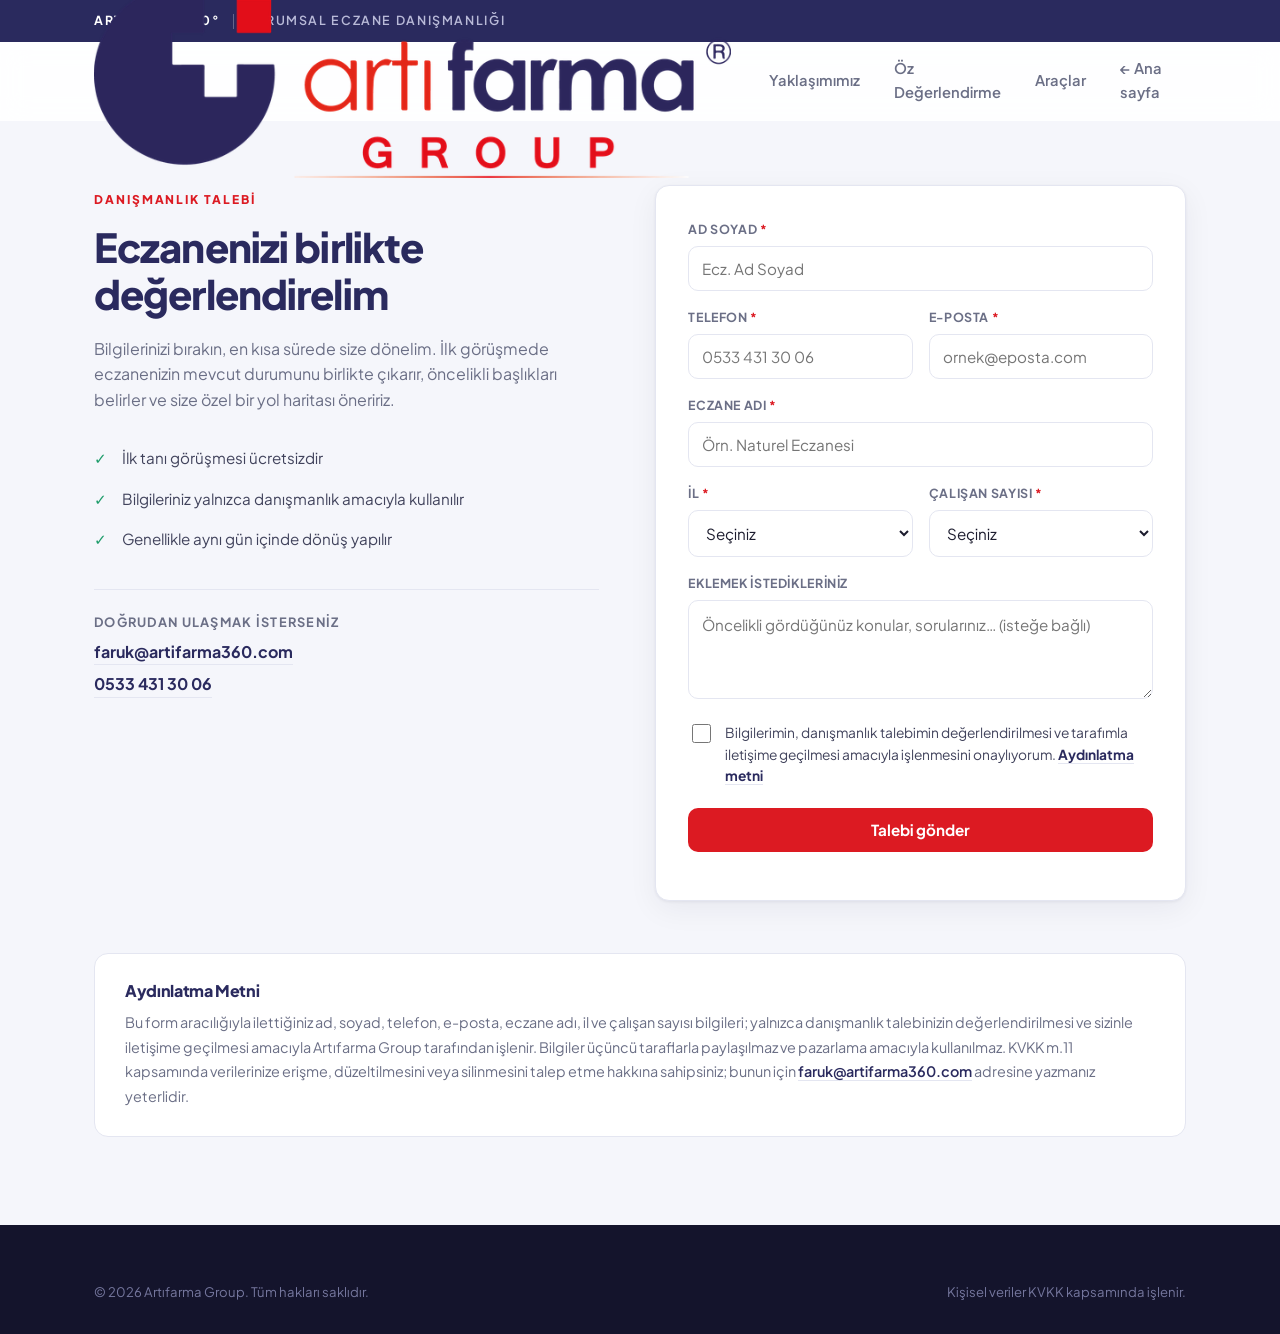
<file: iletisim.html>
<!DOCTYPE html>
<html lang="tr" data-af-no-back data-af-no-storage data-af-kilit="0">
<head>
<meta charset="UTF-8">
<meta name="viewport" content="width=device-width, initial-scale=1.0">
<title>Danışmanlık Talebi — Artıfarma Group</title>
<meta name="description" content="Eczaneniz için danışmanlık talebi oluşturun. Bilgilerinizi bırakın, mevcut durumunuzu birlikte değerlendirelim.">
<link rel="icon" href="assets/logo.png">
<link rel="preconnect" href="https://fonts.googleapis.com">
<link rel="preconnect" href="https://fonts.gstatic.com" crossorigin>
<link href="https://fonts.googleapis.com/css2?family=Plus+Jakarta+Sans:wght@400;500;600;700;800&display=swap" rel="stylesheet">
<link rel="stylesheet" href="assets/theme.css">
<script src="assets/core.js"></script>
</head>
<body>

<div class="brandstrip">
  <div class="wrap">
    <span class="bs-mark">ARTIFARMA 360°</span>
    <span class="bs-sep"></span>
    <span class="bs-name">Kurumsal Eczane Danışmanlığı</span>
  </div>
</div>

<header class="site-header">
  <div class="wrap">
    <nav class="nav">
      <a href="index.html" class="nav-logo" aria-label="Artıfarma Group ana sayfa">
        <img src="assets/logo.png" alt="Artıfarma Group">
      </a>
      <div class="nav-links">
        <a href="index.html#yaklasim">Yaklaşımımız</a>
        <a href="index.html#analiz">Öz Değerlendirme</a>
        <a href="index.html#araclar">Araçlar</a>
        <a href="index.html">← Ana sayfa</a>
      </div>
    </nav>
  </div>
</header>

<section class="form-page">
  <div class="wrap">
    <div class="form-grid">

      <div class="form-intro">
        <span class="eyebrow">Danışmanlık Talebi</span>
        <h1>Eczanenizi birlikte değerlendirelim</h1>
        <p>
          Bilgilerinizi bırakın, en kısa sürede size dönelim. İlk görüşmede
          eczanenizin mevcut durumunu birlikte çıkarır, öncelikli başlıkları
          belirler ve size özel bir yol haritası öneririz.
        </p>
        <ul class="form-points">
          <li>İlk tanı görüşmesi ücretsizdir</li>
          <li>Bilgileriniz yalnızca danışmanlık amacıyla kullanılır</li>
          <li>Genellikle aynı gün içinde dönüş yapılır</li>
        </ul>
        <div class="form-direct">
          <span>Doğrudan ulaşmak isterseniz</span>
          <a href="mailto:faruk@artifarma360.com">faruk@artifarma360.com</a>
          <a href="tel:+905334313006">0533 431 30 06</a>
        </div>
      </div>

      <div class="form-card">
        <form id="talepForm" name="danismanlik" method="POST"
              data-netlify="true" netlify-honeypot="dolduma">
          <input type="hidden" name="form-name" value="danismanlik">
          <p class="gizli"><label>Bu alanı boş bırakın <input name="dolduma"></label></p>

          <div class="fld">
            <label for="ad">Ad Soyad <b>*</b></label>
            <input id="ad" name="Ad Soyad" type="text" required autocomplete="name" placeholder="Ecz. Ad Soyad">
          </div>

          <div class="fld-row">
            <div class="fld">
              <label for="tel">Telefon <b>*</b></label>
              <input id="tel" name="Telefon" type="tel" required autocomplete="tel"
                     inputmode="tel" placeholder="0533 431 30 06">
            </div>
            <div class="fld">
              <label for="eposta">E-posta <b>*</b></label>
              <input id="eposta" name="E-posta" type="email" required autocomplete="email"
                     placeholder="ornek@eposta.com">
            </div>
          </div>

          <div class="fld">
            <label for="eczane">Eczane Adı <b>*</b></label>
            <input id="eczane" name="Eczane Adı" type="text" required placeholder="Örn. Naturel Eczanesi">
          </div>

          <div class="fld-row">
            <div class="fld">
              <label for="il">İl <b>*</b></label>
              <select id="il" name="İl" required>
                <option value="">Seçiniz</option>
            <option>Adana</option>
            <option>Adıyaman</option>
            <option>Afyonkarahisar</option>
            <option>Ağrı</option>
            <option>Aksaray</option>
            <option>Amasya</option>
            <option>Ankara</option>
            <option>Antalya</option>
            <option>Ardahan</option>
            <option>Artvin</option>
            <option>Aydın</option>
            <option>Balıkesir</option>
            <option>Bartın</option>
            <option>Batman</option>
            <option>Bayburt</option>
            <option>Bilecik</option>
            <option>Bingöl</option>
            <option>Bitlis</option>
            <option>Bolu</option>
            <option>Burdur</option>
            <option>Bursa</option>
            <option>Çanakkale</option>
            <option>Çankırı</option>
            <option>Çorum</option>
            <option>Denizli</option>
            <option>Diyarbakır</option>
            <option>Düzce</option>
            <option>Edirne</option>
            <option>Elazığ</option>
            <option>Erzincan</option>
            <option>Erzurum</option>
            <option>Eskişehir</option>
            <option>Gaziantep</option>
            <option>Giresun</option>
            <option>Gümüşhane</option>
            <option>Hakkâri</option>
            <option>Hatay</option>
            <option>Iğdır</option>
            <option>Isparta</option>
            <option>İstanbul</option>
            <option>İzmir</option>
            <option>Kahramanmaraş</option>
            <option>Karabük</option>
            <option>Karaman</option>
            <option>Kars</option>
            <option>Kastamonu</option>
            <option>Kayseri</option>
            <option>Kilis</option>
            <option>Kırıkkale</option>
            <option>Kırklareli</option>
            <option>Kırşehir</option>
            <option>Kocaeli</option>
            <option>Konya</option>
            <option>Kütahya</option>
            <option>Malatya</option>
            <option>Manisa</option>
            <option>Mardin</option>
            <option>Mersin</option>
            <option>Muğla</option>
            <option>Muş</option>
            <option>Nevşehir</option>
            <option>Niğde</option>
            <option>Ordu</option>
            <option>Osmaniye</option>
            <option>Rize</option>
            <option>Sakarya</option>
            <option>Samsun</option>
            <option>Şanlıurfa</option>
            <option>Siirt</option>
            <option>Sinop</option>
            <option>Şırnak</option>
            <option>Sivas</option>
            <option>Tekirdağ</option>
            <option>Tokat</option>
            <option>Trabzon</option>
            <option>Tunceli</option>
            <option>Uşak</option>
            <option>Van</option>
            <option>Yalova</option>
            <option>Yozgat</option>
            <option>Zonguldak</option>
              </select>
            </div>
            <div class="fld">
              <label for="calisan">Çalışan Sayısı <b>*</b></label>
              <select id="calisan" name="Çalışan Sayısı" required>
                <option value="">Seçiniz</option>
                <option>Yalnızca eczacı</option>
                <option>1–2 kişi</option>
                <option>3–5 kişi</option>
                <option>6–10 kişi</option>
                <option>10+ kişi</option>
              </select>
            </div>
          </div>

          <div class="fld">
            <label for="not">Eklemek istedikleriniz</label>
            <textarea id="not" name="Not" rows="3"
                      placeholder="Öncelikli gördüğünüz konular, sorularınız… (isteğe bağlı)"></textarea>
          </div>

          <label class="onay">
            <input type="checkbox" id="kvkk" name="KVKK Onayı" value="Onaylandı" required>
            <span>Bilgilerimin, danışmanlık talebimin değerlendirilmesi ve tarafımla
              iletişime geçilmesi amacıyla işlenmesini onaylıyorum.
              <a href="#kvkk-metin" id="kvkkAc">Aydınlatma metni</a></span>
          </label>

          <button type="submit" class="btn btn-primary genis" id="gonder">Talebi gönder</button>
          <div class="form-durum" id="durum"></div>
        </form>
      </div>

    </div>

    <div class="kvkk-kutu" id="kvkk-metin">
      <h3>Aydınlatma Metni</h3>
      <p>
        Bu form aracılığıyla ilettiğiniz ad, soyad, telefon, e-posta, eczane adı,
        il ve çalışan sayısı bilgileri; yalnızca danışmanlık talebinizin
        değerlendirilmesi ve sizinle iletişime geçilmesi amacıyla Artıfarma Group
        tarafından işlenir. Bilgiler üçüncü taraflarla paylaşılmaz ve pazarlama
        amacıyla kullanılmaz. KVKK m.11 kapsamında verilerinize erişme, düzeltilmesini
        veya silinmesini talep etme hakkına sahipsiniz; bunun için
        <a href="mailto:faruk@artifarma360.com">faruk@artifarma360.com</a>
        adresine yazmanız yeterlidir.
      </p>
    </div>
  </div>
</section>

<footer class="site-footer">
  <div class="wrap">
    <div class="footer-bottom" style="border:none;padding-top:0">
      <span>© <span id="yil">2026</span> Artıfarma Group. Tüm hakları saklıdır.</span>
      <span>Kişisel veriler KVKK kapsamında işlenir.</span>
    </div>
  </div>
</footer>

<script>
document.getElementById('yil').textContent = new Date().getFullYear();

document.getElementById('kvkkAc').addEventListener('click', function(e){
  e.preventDefault();
  document.getElementById('kvkk-metin').scrollIntoView({behavior:'smooth'});
});

/* ---------------------------------------------------------------
   Gönderim
   Site statik olduğu için form, yayın ortamının form servisine
   gönderilir (Netlify). Servis yoksa veya ulaşılamazsa, bilgiler
   kaybolmasın diye e-posta / WhatsApp seçenekleri sunulur.
   --------------------------------------------------------------- */
var form = document.getElementById('talepForm');
var durum = document.getElementById('durum');
var gonder = document.getElementById('gonder');

function ozet(fd){
  var satir = [];
  fd.forEach(function(v,k){
    if(k === 'form-name' || k === 'dolduma' || !String(v).trim()) return;
    satir.push(k + ': ' + v);
  });
  return satir.join('\n');
}

function basarili(){
  form.innerHTML =
    '<div class="sonuc ok">' +
      '<div class="sonuc-ikon">✓</div>' +
      '<h3>Talebiniz alındı</h3>' +
      '<p>En kısa sürede size dönüş yapacağız. İlginiz için teşekkür ederiz.</p>' +
      '<a href="index.html" class="btn btn-line">Ana sayfaya dön</a>' +
    '</div>';
}

function yedekYol(metin){
  var konu = 'Danışmanlık Talebi';
  var mail = 'mailto:faruk@artifarma360.com?subject=' + encodeURIComponent(konu) +
             '&body=' + encodeURIComponent(metin);
  var wa   = 'https://wa.me/905334313006?text=' + encodeURIComponent(konu + '\n\n' + metin);
  durum.className = 'form-durum uyari';
  durum.innerHTML =
    '<b>Form doğrudan gönderilemedi.</b> Bilgileriniz hazır — aşağıdaki iki yoldan biriyle ' +
    'tek dokunuşla iletebilirsiniz:' +
    '<div class="yedek-dugmeler">' +
      '<a class="btn btn-primary" href="' + mail + '">E-posta ile gönder</a>' +
      '<a class="btn btn-line" href="' + wa + '" target="_blank" rel="noopener">WhatsApp ile gönder</a>' +
    '</div>';
}

form.addEventListener('submit', function(e){
  e.preventDefault();
  var fd = new FormData(form);
  if(String(fd.get('dolduma') || '').trim()) return;      // bot

  /* Gönderim başarısız olsa bile kayıt kaybolmasın diye deftere yazılır. */
  if (window.ArtifarmaKayit){
    var k = { tarih: new Date().toISOString(), kaynak: 'site' };
    fd.forEach(function(v,a){ if(a!=='form-name' && a!=='dolduma') k[a]=v; });
    ArtifarmaKayit.ekle('talep', k);
  }

  gonder.disabled = true;
  gonder.textContent = 'Gönderiliyor…';
  durum.className = 'form-durum';
  durum.textContent = '';

  fetch('gonder.php', {
    method: 'POST',
    headers: {'Content-Type': 'application/x-www-form-urlencoded'},
    body: new URLSearchParams(fd).toString()
  })
  .then(function(r){
    if(!r.ok) throw new Error('HTTP ' + r.status);
    basarili();
  })
  .catch(function(){
    gonder.disabled = false;
    gonder.textContent = 'Talebi gönder';
    yedekYol(ozet(fd));
  });
});
</script>

</body>
</html>
</file>
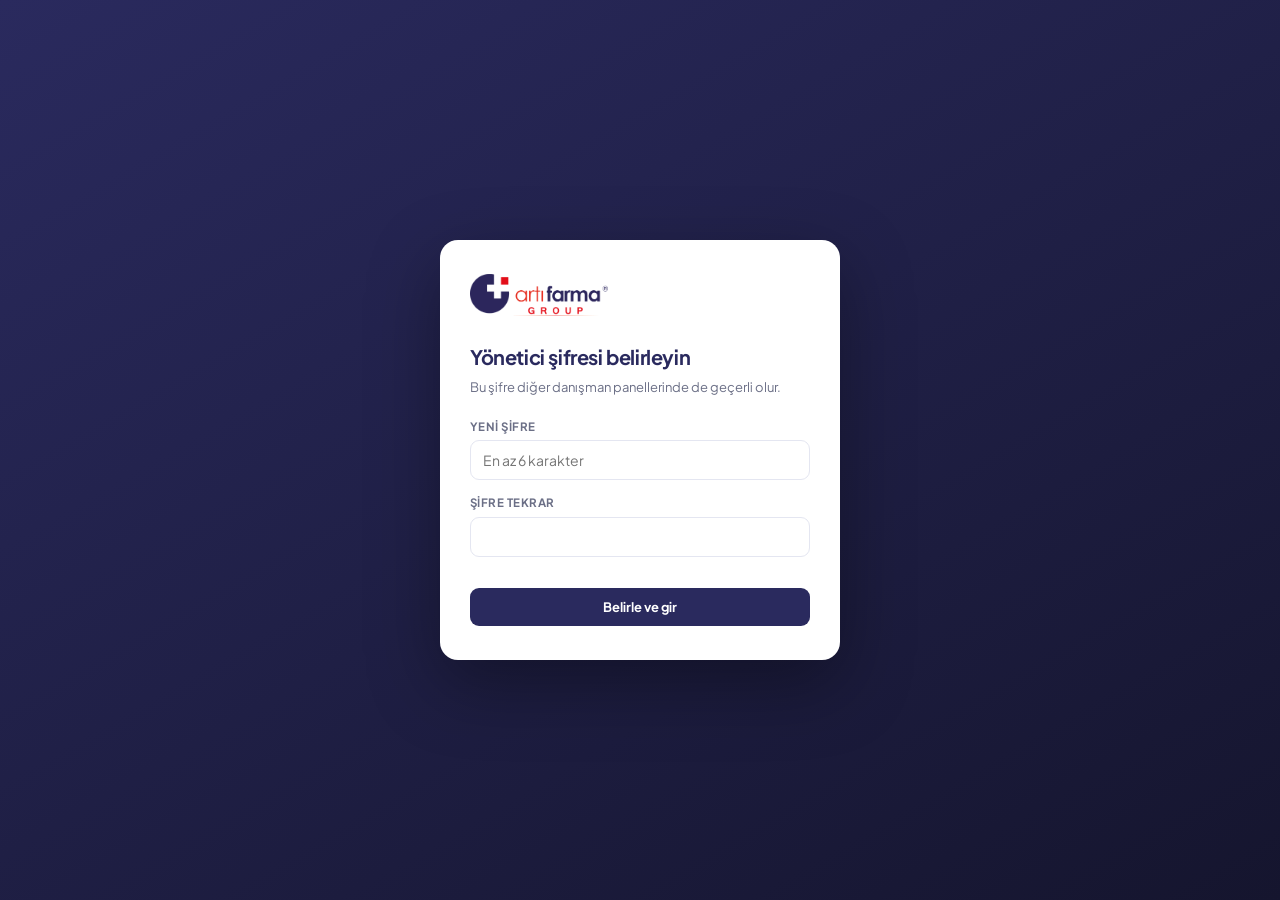
<file: kayitlar.html>
<!DOCTYPE html>
<html lang="tr" data-af-no-back data-af-no-storage>
<head>
<meta charset="UTF-8">
<meta name="viewport" content="width=device-width, initial-scale=1.0">
<meta name="robots" content="noindex, nofollow">
<title>Artıfarma — Gelen Kayıtlar</title>
<link rel="icon" href="assets/logo.png">
<link href="https://fonts.googleapis.com/css2?family=Plus+Jakarta+Sans:wght@400;500;600;700;800&display=swap" rel="stylesheet">
<script src="assets/core.js"></script>
<style>
  :root{
    --navy:#2A2A5E;--navy-700:#22224d;--navy-900:#14142c;
    --red:#DC1A22;--red-700:#b71219;
    --bg:#F5F6FB;--card:#fff;--line:#E4E6F1;--tint:#EEF0F8;
    --ink:#1c1c2e;--muted:#6b6f86;--green:#1F9D6B;--amber:#E08A0B;
    --font:'Plus Jakarta Sans',system-ui,-apple-system,sans-serif;
  }
  *{box-sizing:border-box;margin:0;padding:0}
  body{font-family:var(--font);background:var(--bg);color:var(--ink);font-size:14px;line-height:1.55;-webkit-font-smoothing:antialiased}
  button{font-family:inherit;cursor:pointer;border:none;background:none}
  input{font-family:inherit;font-size:14px;color:var(--ink)}
  .hide{display:none!important}

  .gate{position:fixed;inset:0;background:linear-gradient(150deg,var(--navy),#15152e);
    display:flex;align-items:center;justify-content:center;padding:24px;z-index:100}
  .gate-card{background:#fff;border-radius:18px;padding:34px 30px;width:100%;max-width:400px;
    box-shadow:0 24px 70px rgba(0,0,0,.35)}
  .gate-card img{height:42px;margin-bottom:20px}
  .gate-card h1{font-size:20px;color:var(--navy);margin-bottom:5px;letter-spacing:-.02em}
  .gate-card p{color:var(--muted);font-size:13px;margin-bottom:20px}
  .gf{margin-bottom:14px}
  .gf label{display:block;font-size:11.5px;font-weight:700;color:var(--muted);
    margin-bottom:5px;text-transform:uppercase;letter-spacing:.04em}
  .gf input{width:100%;padding:10px 12px;border:1.5px solid var(--line);border-radius:9px}
  .gf input:focus{outline:none;border-color:var(--navy)}
  .err{color:var(--red);font-size:12.5px;min-height:17px;margin-top:8px;font-weight:600}

  .top{background:var(--navy);color:#fff;position:sticky;top:0;z-index:40;
    display:flex;align-items:center;gap:14px;padding:12px 22px;flex-wrap:wrap}
  .top .chip{background:#fff;border-radius:8px;padding:4px 9px;display:inline-flex;align-items:center;height:34px}
  .top .chip img{height:22px;display:block}
  .top .t{font-weight:800;font-size:15px}
  .top .s{font-size:10.5px;font-weight:700;letter-spacing:.1em;text-transform:uppercase;color:#b9b9d6}
  .top .sp{flex:1}
  .wrap{max-width:1120px;margin:0 auto;padding:24px 22px 60px}

  .note{border-radius:10px;padding:14px 17px;font-size:13px;margin-bottom:20px;line-height:1.6}
  .note-info{background:#eef2fc;color:#2c3d6b;border:1px solid #d6e0f5}
  .note b{font-weight:800}

  .sekmeler{display:flex;gap:8px;margin-bottom:18px;flex-wrap:wrap}
  .sekme{padding:11px 20px;border-radius:10px;font-weight:700;font-size:13.5px;
    background:var(--card);border:1.5px solid var(--line);color:var(--muted);transition:.14s}
  .sekme:hover{border-color:var(--navy);color:var(--navy)}
  .sekme.on{background:var(--navy);border-color:var(--navy);color:#fff}
  .sekme .adet{display:inline-block;background:rgba(255,255,255,.22);border-radius:20px;
    padding:1px 8px;margin-left:7px;font-size:11.5px}
  .sekme:not(.on) .adet{background:var(--tint);color:var(--navy)}

  .kart{background:var(--card);border:1px solid var(--line);border-radius:12px;
    padding:22px 24px;box-shadow:0 1px 3px rgba(20,20,50,.05)}
  .arac{display:flex;gap:10px;align-items:center;flex-wrap:wrap;margin-bottom:18px}
  .arac input[type=search]{flex:1;min-width:190px;padding:10px 13px;
    border:1.5px solid var(--line);border-radius:9px}
  .arac input[type=search]:focus{outline:none;border-color:var(--navy)}

  .btn{display:inline-flex;align-items:center;justify-content:center;gap:7px;
    padding:10px 16px;border-radius:9px;font-weight:700;font-size:13px;transition:.14s;
    border:1.5px solid transparent;font-family:inherit;white-space:nowrap;text-decoration:none}
  .btn-navy{background:var(--navy);color:#fff}.btn-navy:hover{background:var(--navy-700)}
  .btn-line{background:#fff;color:var(--navy);border-color:var(--line)}.btn-line:hover{border-color:var(--navy)}
  .btn-red{background:#fff;color:var(--red);border-color:#f3d0d2}.btn-red:hover{border-color:var(--red)}
  .btn-onDark{background:rgba(255,255,255,.14);color:#fff;border-color:rgba(255,255,255,.22)}
  .btn-onDark:hover{background:rgba(255,255,255,.24)}
  .btn-sm{padding:7px 12px;font-size:12.5px}

  table{width:100%;border-collapse:collapse}
  th{text-align:left;font-size:11px;font-weight:700;letter-spacing:.05em;text-transform:uppercase;
    color:var(--muted);padding:0 10px 10px;border-bottom:1px solid var(--line)}
  td{padding:13px 10px;border-bottom:1px solid var(--line);vertical-align:top}
  tr:last-child td{border-bottom:none}
  .ad{font-weight:700}
  .kucuk{font-size:12px;color:var(--muted)}
  .etiket{font-size:10px;font-weight:800;padding:2px 8px;border-radius:20px;white-space:nowrap}
  .et-site{background:var(--tint);color:#5b5f78}
  .et-netlify{background:#e9f7f0;color:#0d6b47}
  a.bag{color:var(--navy);font-weight:600;border-bottom:1px solid var(--line)}
  a.bag:hover{border-color:var(--navy)}
  .bos{text-align:center;padding:52px 20px;color:var(--muted)}
  .bos b{display:block;color:var(--ink);font-size:15px;margin-bottom:6px}

  .toast{position:fixed;bottom:22px;left:50%;transform:translateX(-50%);background:var(--navy-900);
    color:#fff;padding:12px 20px;border-radius:24px;font-weight:600;font-size:13.5px;z-index:200;
    box-shadow:0 10px 30px rgba(0,0,0,.3);opacity:0;pointer-events:none;transition:.22s}
  .toast.show{opacity:1;bottom:30px}

  @media(max-width:820px){
    table,thead,tbody,tr,td,th{display:block}
    thead{display:none}
    td{border:none;padding:3px 0}
    tbody tr{border-bottom:1px solid var(--line);padding:14px 0}
  }
</style>
</head>
<body>

<div class="gate" id="gate">
  <div class="gate-card">
    <img src="assets/logo.png" alt="Artıfarma Group">
    <h1 id="gTitle">Gelen Kayıtlar</h1>
    <p id="gSub">Devam etmek için yönetici şifrenizi girin.</p>
    <div id="gFields"></div>
    <div class="err" id="gErr"></div>
    <button class="btn btn-navy" style="width:100%" id="gBtn">Giriş yap</button>
  </div>
</div>

<div class="hide" id="app">
  <div class="top">
    <span class="chip"><img src="assets/logo.png" alt="Artıfarma Group"></span>
    <div><div class="t">Gelen Kayıtlar</div><div class="s">Artıfarma 360°</div></div>
    <span class="sp"></span>
    <a class="btn btn-onDark btn-sm" href="admin.html">← Panel</a>
    <a class="btn btn-onDark btn-sm" href="eczaneler.html">Eczane Kayıt</a>
    <a class="btn btn-onDark btn-sm" href="yonetim.html">Site Yönetimi</a>
    <a class="btn btn-onDark btn-sm" href="index.html#araclar">Araçlar</a>
  </div>

  <div class="wrap">
    <div class="note note-info" id="uyari"></div>

    <div class="sekmeler">
      <button class="sekme on" data-tur="analiz">Öz Değerlendirme <span class="adet" id="sayAnaliz">0</span></button>
      <button class="sekme" data-tur="talep">Danışmanlık Talepleri <span class="adet" id="sayTalep">0</span></button>
    </div>

    <div class="kart">
      <div class="arac">
        <input type="search" id="ara" placeholder="Ad, eczane, il veya e-posta ara…">
        <button class="btn btn-navy btn-sm" id="csvAl">Netlify CSV'si yükle</button>
        <button class="btn btn-line btn-sm" id="csvVer">CSV indir</button>
        <button class="btn btn-red btn-sm" id="temizle">Listeyi temizle</button>
        <input type="file" id="dosya" accept=".csv,text/csv" class="hide">
      </div>
      <div id="liste"></div>
    </div>
  </div>
</div>

<div class="toast" id="toast"></div>

<script>
/* =========================================================
   ARTIFARMA — Gelen Kayıtlar

   İki ayrı defter: öz değerlendirme (analiz.html) ve danışmanlık
   talepleri (iletisim.html). Kayıtlar iki yoldan gelir:
     1) bu cihazda doldurulan formlar — doğrudan yazılır
     2) Netlify'dan indirilen CSV — "Netlify CSV'si yükle" ile alınır
   ========================================================= */

const $ = id => document.getElementById(id);
let TT; const toast = m => {const t=$('toast');t.textContent=m;t.classList.add('show');
  clearTimeout(TT);TT=setTimeout(()=>t.classList.remove('show'),2500);};
const kacis = s => (s==null?'':String(s)).replace(/[&<>"]/g,c=>({'&':'&amp;','<':'&lt;','>':'&gt;','"':'&quot;'}[c]));

const SIFRE_ANAHTARI='artifarma:yonetim_sifre';
function karistir(s){let h=5381;for(let i=0;i<s.length;i++)h=((h<<5)+h+s.charCodeAt(i))>>>0;return 'h'+h.toString(36);}

let TUR = 'analiz';

const SUTUNLAR = {
  analiz: [['Ad Soyad','ad'],['Eczane Adı','eczane'],['İl','il'],['Telefon','tel'],['E-posta','mail']],
  talep:  [['Ad Soyad','ad'],['Eczane Adı','eczane'],['İl','il'],['Telefon','tel'],['E-posta','mail'],
           ['Çalışan Sayısı','calisan']]
};

function gateKur(){
  /* Danışman panelleri tek oturumu paylaşır: birinde giriş yapınca
     sekme kapanana kadar diğerleri yeniden şifre sormaz. */
  try{ if(sessionStorage.getItem(OTURUM)==='1' && localStorage.getItem(SIFRE_ANAHTARI)){ ac(); return; } }catch(e){}
  const kayitli = localStorage.getItem(SIFRE_ANAHTARI);
  if(!kayitli){
    $('gTitle').textContent='Yönetici şifresi belirleyin';
    $('gSub').textContent='Bu şifre diğer danışman panellerinde de geçerli olur.';
    $('gFields').innerHTML='<div class="gf"><label>Yeni şifre</label><input type="password" id="s1" placeholder="En az 6 karakter"></div>'+
      '<div class="gf"><label>Şifre tekrar</label><input type="password" id="s2"></div>';
    $('gBtn').textContent='Belirle ve gir';
    $('gBtn').onclick=()=>{
      const a=$('s1').value.trim(), b=$('s2').value.trim();
      if(a.length<6) return $('gErr').textContent='Şifre en az 6 karakter olmalı.';
      if(a!==b)      return $('gErr').textContent='Şifreler birbirini tutmuyor.';
      localStorage.setItem(SIFRE_ANAHTARI,karistir(a)); ac();
    };
  } else {
    $('gFields').innerHTML='<div class="gf"><label>Şifre</label><input type="password" id="s1" autofocus></div>';
    const dene=()=>{ if(karistir($('s1').value.trim())===kayitli) ac();
                     else {$('gErr').textContent='Şifre hatalı.'; $('s1').value='';} };
    $('gBtn').onclick=dene;
    $('gFields').addEventListener('keydown',e=>{if(e.key==='Enter')dene();});
  }
}
const OTURUM='artifarma:oturum';
function ac(){ try{sessionStorage.setItem(OTURUM,'1');}catch(e){} $('gate').classList.add('hide'); $('app').classList.remove('hide'); ciz(); }

function tarih(t){
  if(!t) return '—';
  const d = new Date(t);
  if(isNaN(d)) return kacis(String(t).slice(0,16));
  return d.toLocaleDateString('tr-TR',{day:'2-digit',month:'short',year:'numeric'}) +
         ' · ' + d.toLocaleTimeString('tr-TR',{hour:'2-digit',minute:'2-digit'});
}

function ciz(){
  const analiz = ArtifarmaKayit.liste('analiz');
  const talep  = ArtifarmaKayit.liste('talep');
  $('sayAnaliz').textContent = analiz.length;
  $('sayTalep').textContent  = talep.length;

  $('uyari').innerHTML =
    '<b>Bu liste yalnızca bu bilgisayardaki kayıtları gösterir.</b> Ziyaretçi formu ' +
    'kendi cihazında doldurur; o kayıt size <b>e-posta</b> olarak ulaşır ve Netlify ' +
    'panosunda birikir. Hepsini burada toplamak için Netlify → <b>Forms</b> → ilgili form → ' +
    '<b>Download as CSV</b> ile indirip <b>“Netlify CSV\'si yükle”</b> düğmesiyle ekleyin. ' +
    'Aynı kayıt iki kez eklenmez.';

  const kayitlar = (TUR === 'analiz' ? analiz : talep).slice().reverse();
  const q = ($('ara').value || '').toLocaleLowerCase('tr-TR').trim();
  const suz = kayitlar.filter(k => !q ||
    Object.values(k).some(v => String(v).toLocaleLowerCase('tr-TR').includes(q)));

  if(!suz.length){
    $('liste').innerHTML = '<div class="bos"><b>' +
      (kayitlar.length ? 'Aramanıza uyan kayıt yok' : 'Henüz kayıt yok') + '</b>' +
      (kayitlar.length ? 'Farklı bir kelime deneyin.'
        : 'Siteden gelen kayıtlar e-postanıza düşer; buraya almak için Netlify CSV’sini yükleyin.') +
      '</div>';
    return;
  }

  const sut = SUTUNLAR[TUR];
  const bas = sut.map(s=>`<th>${s[0]}</th>`).join('');
  const satirlar = suz.map(k => {
    const hucre = sut.map(([alan]) => {
      const v = k[alan] || '';
      if(alan === 'E-posta' && v) return `<td><a class="bag" href="mailto:${kacis(v)}">${kacis(v)}</a></td>`;
      if(alan === 'Telefon' && v) return `<td><a class="bag" href="tel:${kacis(v.replace(/[^\d+]/g,''))}">${kacis(v)}</a></td>`;
      if(alan === 'Ad Soyad') return `<td><div class="ad">${kacis(v||'—')}</div>
        <div class="kucuk">${tarih(k.tarih)}</div></td>`;
      return `<td>${kacis(v||'—')}</td>`;
    }).join('');
    const not = k['Not'] ? `<div class="kucuk" style="margin-top:4px">${kacis(k['Not'])}</div>` : '';
    return `<tr>${hucre}
      <td><span class="etiket et-${k.kaynak==='netlify'?'netlify':'site'}">${k.kaynak==='netlify'?'Netlify':'bu cihaz'}</span>${not}</td>
      <td style="text-align:right"><button class="btn btn-line btn-sm"
        onclick="silKayit('${kacis(k.tarih)}')">Sil</button></td></tr>`;
  }).join('');

  $('liste').innerHTML = `<table><thead><tr>${bas}<th>Kaynak</th><th></th></tr></thead>
    <tbody>${satirlar}</tbody></table>`;
}

function silKayit(t){
  if(!confirm('Bu kayıt silinsin mi?')) return;
  ArtifarmaKayit.sil(TUR, t); ciz(); toast('Kayıt silindi');
}

document.querySelectorAll('.sekme').forEach(b => b.onclick = () => {
  document.querySelectorAll('.sekme').forEach(x=>x.classList.remove('on'));
  b.classList.add('on'); TUR = b.dataset.tur; ciz();
});
$('ara').addEventListener('input', ciz);

$('csvAl').onclick = () => $('dosya').click();
$('dosya').onchange = e => {
  const f = e.target.files[0]; if(!f) return;
  const r = new FileReader();
  r.onload = () => {
    try{
      const s = ArtifarmaKayit.csvAl(TUR, r.result);
      ciz();
      toast(s.eklenen + ' kayıt eklendi' + (s.atlanan ? ' · ' + s.atlanan + ' tekrar atlandı' : ''));
    }catch(err){ toast('CSV okunamadı'); }
    e.target.value = '';
  };
  r.readAsText(f, 'utf-8');
};

$('csvVer').onclick = () => {
  const c = ArtifarmaKayit.csvVer(TUR);
  if(!c) return toast('İndirilecek kayıt yok');
  const a = document.createElement('a');
  a.href = URL.createObjectURL(new Blob(['﻿'+c], {type:'text/csv;charset=utf-8'}));
  a.download = 'artifarma-' + TUR + '-' + new Date().toISOString().slice(0,10) + '.csv';
  a.click(); setTimeout(()=>URL.revokeObjectURL(a.href), 2000);
  toast('CSV indirildi');
};

$('temizle').onclick = () => {
  const ad = ArtifarmaKayit.TURLER[TUR];
  if(!confirm(ad + ' listesindeki tüm kayıtlar silinecek. Devam edilsin mi?')) return;
  ArtifarmaKayit.temizle(TUR); ciz(); toast('Liste temizlendi');
};

gateKur();
</script>
</body>
</html>
</file>
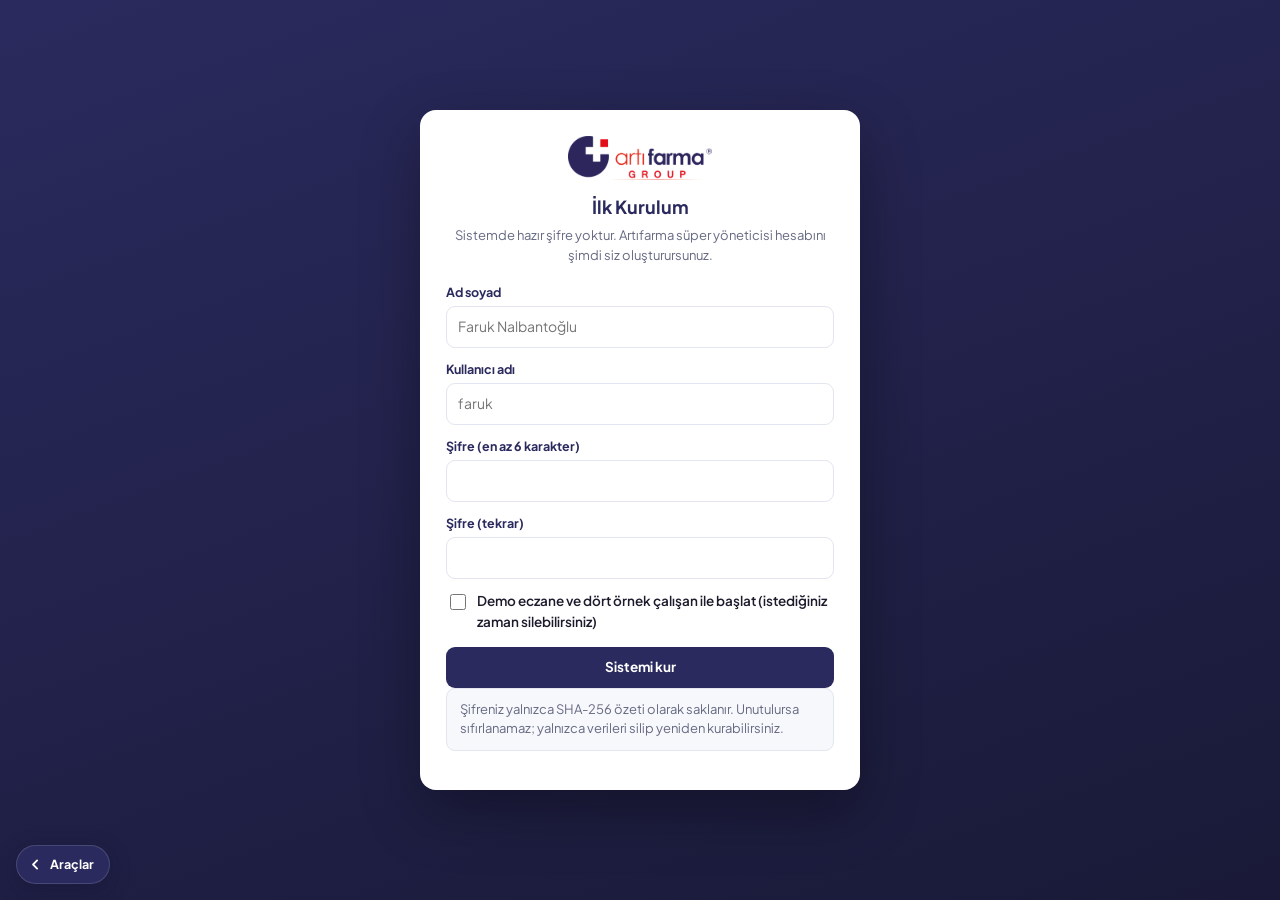
<file: performans.html>
<!DOCTYPE html>
<html lang="tr">
<head>
<meta charset="utf-8">
<meta name="viewport" content="width=device-width, initial-scale=1, viewport-fit=cover">
<title>ARTIFARMA – Eczane Performans, Gelişim, Prim ve Ücret Yönetim Sistemi</title>
<meta name="robots" content="noindex, nofollow">
<meta name="description" content="Eczane çalışanlarının görev, yetkinlik, performans, gelişim planı, prim ve ücret süreçlerini tek sistemde yöneten uygulama.">
<link rel="icon" href="assets/logo.png">
<link rel="preconnect" href="https://fonts.googleapis.com">
<link rel="preconnect" href="https://fonts.gstatic.com" crossorigin>
<link href="https://fonts.googleapis.com/css2?family=Plus+Jakarta+Sans:wght@400;500;600;700;800&display=swap" rel="stylesheet">
<script src="assets/core.js"></script>
<style>
/* =========================================================
   ARTIFARMA — Performans, Gelişim, Prim ve Ücret Yönetim Sistemi
   Tasarım katmanı. Marka: lacivert #2A2A5E · kırmızı #DC1A22
   ========================================================= */
:root{
  --navy:#2A2A5E; --navy-700:#22224d; --navy-900:#14142c; --navy-50:#EEF0F8;
  --red:#DC1A22; --red-700:#b71219; --red-tint:#FBE9EA;
  --green:#167A4B; --green-tint:#E5F4EC;
  --amber:#B4650A; --amber-tint:#FDF1DF;
  --blue:#1D5FB0; --blue-tint:#E8F0FB;
  --bg:#F4F5FA; --card:#fff; --line:#E3E5F0; --line-2:#EFF0F7;
  --ink:#1b1b2c; --muted:#666a82; --faint:#9497ad;
  --r:12px; --r-sm:9px; --sh:0 1px 2px rgba(20,20,44,.06),0 2px 10px rgba(20,20,44,.05);
  --sh-lg:0 10px 34px rgba(20,20,44,.16);
  --yan:250px;
}
*{box-sizing:border-box}
html,body{margin:0;padding:0}
body{
  font-family:'Plus Jakarta Sans',-apple-system,BlinkMacSystemFont,'Segoe UI',Roboto,Arial,sans-serif;
  background:var(--bg); color:var(--ink); font-size:15px; line-height:1.55;
  -webkit-text-size-adjust:100%; -webkit-font-smoothing:antialiased;
}
h1,h2,h3,h4{margin:0; line-height:1.25; font-weight:700; color:var(--navy)}
p{margin:0 0 10px}
a{color:var(--navy)}
button,input,select,textarea{font:inherit; color:inherit}
:focus-visible{outline:3px solid #9aa4d8; outline-offset:2px; border-radius:6px}
[hidden]{display:none !important}

/* ---------- Genel yardımcılar ---------- */
.satir{display:flex; gap:10px; align-items:center; flex-wrap:wrap}
.satir-ara{display:flex; gap:10px; align-items:center; justify-content:space-between; flex-wrap:wrap}
.buyu{flex:1 1 auto; min-width:0}
.sag{margin-left:auto}
.kucuk{font-size:12.5px}
.sessiz{color:var(--muted)}
.soluk{color:var(--faint)}
.kalin{font-weight:700}
.orta{text-align:center}
.mt{margin-top:14px} .mt2{margin-top:22px} .mb{margin-bottom:14px}
.gizle-mobil{display:initial}
@media(max-width:820px){.gizle-mobil{display:none !important}}

/* ---------- Üst çubuk ---------- */
.ust{
  position:sticky; top:0; z-index:60; background:var(--navy); color:#fff;
  display:flex; align-items:center; gap:12px; padding:9px 16px;
  padding-top:calc(9px + env(safe-area-inset-top)); box-shadow:0 2px 12px rgba(20,20,44,.24);
}
.af-chip{background:#fff;border-radius:8px;padding:4px 9px;display:inline-flex;align-items:center;height:36px;flex:none;box-shadow:0 1px 3px rgba(0,0,0,.18)}
.af-chip img{height:24px;width:auto;display:block}
.ust-ad{font-weight:800; font-size:14.5px; letter-spacing:.2px; line-height:1.2}
.ust-ad .kisa-ad{display:none}
@media(max-width:700px){ .ust-ad .uzun-ad{display:none} .ust-ad .kisa-ad{display:inline} .ust-alt{display:-webkit-box;-webkit-line-clamp:2;-webkit-box-orient:vertical;overflow:hidden} }
.ust-alt{font-size:11.5px; opacity:.72; line-height:1.2}
.ust .ikon-dugme{
  background:rgba(255,255,255,.12); border:1px solid rgba(255,255,255,.2); color:#fff;
  border-radius:9px; padding:7px 11px; cursor:pointer; font-size:13px; font-weight:600;
}
.ust .ikon-dugme:hover{background:rgba(255,255,255,.22)}
.menu-dugme{display:none}
@media(max-width:980px){.menu-dugme{display:inline-flex}}
.rozet-say{
  background:var(--red); color:#fff; border-radius:20px; font-size:11px; font-weight:700;
  padding:1px 6px; margin-left:5px; display:inline-block;
}

/* ---------- Yerleşim ---------- */
.govde{display:flex; min-height:calc(100vh - 56px)}
.yan{
  width:var(--yan); flex:none; background:#fff; border-right:1px solid var(--line);
  padding:14px 10px 90px; overflow-y:auto; position:sticky; top:56px;
  height:calc(100vh - 56px);
}
.yan-baslik{font-size:11px; font-weight:800; letter-spacing:.7px; text-transform:uppercase; color:var(--faint); margin:16px 10px 6px}
.yan a{
  display:flex; align-items:center; gap:9px; padding:9px 11px; border-radius:9px;
  color:var(--ink); text-decoration:none; font-size:14px; font-weight:600; margin-bottom:2px;
}
.yan a:hover{background:var(--navy-50)}
.yan a.etkin{background:var(--navy); color:#fff}
.yan a .im{width:18px; text-align:center; font-size:15px; flex:none}
.yan a .say{margin-left:auto; font-size:11px; font-weight:700; background:var(--red-tint); color:var(--red-700); padding:1px 7px; border-radius:20px}
.yan a.etkin .say{background:rgba(255,255,255,.2); color:#fff}
.icerik{flex:1 1 auto; min-width:0; padding:20px 22px 80px}
@media(max-width:980px){
  .yan{
    position:fixed; left:0; top:0; height:100vh; z-index:80; transform:translateX(-102%);
    transition:transform .22s ease; box-shadow:var(--sh-lg); padding-top:20px;
  }
  .yan.acik{transform:none}
  .perde{position:fixed; inset:0; background:rgba(20,20,44,.45); z-index:70}
  .icerik{padding:14px 13px 90px}
}

/* ---------- Sayfa başlığı ---------- */
.sayfa-bas{margin-bottom:16px}
.sayfa-bas h1{font-size:clamp(19px,2.6vw,25px)}
.sayfa-bas p{color:var(--muted); font-size:13.5px; margin:5px 0 0; max-width:70ch}

/* ---------- Kart ---------- */
.kart{background:var(--card); border:1px solid var(--line); border-radius:var(--r); box-shadow:var(--sh); padding:16px; margin-bottom:14px}
.kart.sik{padding:12px}
.kart h3{font-size:15.5px; margin-bottom:4px}
.kart-bas{display:flex; align-items:flex-start; justify-content:space-between; gap:10px; margin-bottom:10px; flex-wrap:wrap}

/* ---------- Özet kartları ---------- */
.ozet{display:grid; grid-template-columns:repeat(auto-fill,minmax(180px,1fr)); gap:12px; margin-bottom:16px}
.oz{background:#fff; border:1px solid var(--line); border-radius:var(--r); padding:13px 14px; box-shadow:var(--sh)}
.oz .et{font-size:11.5px; font-weight:700; text-transform:uppercase; letter-spacing:.5px; color:var(--faint)}
.oz .dg{font-size:25px; font-weight:800; color:var(--navy); line-height:1.15; margin-top:3px; font-variant-numeric:tabular-nums}
.oz .alt{font-size:12px; color:var(--muted); margin-top:2px}
.oz.vurgu{border-left:4px solid var(--red)}
.oz.iyi{border-left:4px solid var(--green)}
.oz.uyar{border-left:4px solid var(--amber)}
/* Dar ekranda sabit en-az genişlik taşmaya yol açar; kolon sayısı sabitlenir. */
@media(max-width:560px){ .ozet{grid-template-columns:repeat(2,minmax(0,1fr))} }
@media(max-width:390px){ .ozet{grid-template-columns:minmax(0,1fr)} }
@media(max-width:560px){ .izgara,.izgara-2{grid-template-columns:minmax(0,1fr)} }

/* ---------- Düğmeler ---------- */
.d{
  display:inline-flex; align-items:center; justify-content:center; gap:7px;
  border:1px solid transparent; border-radius:var(--r-sm); padding:9px 15px;
  font-size:13.5px; font-weight:700; cursor:pointer; text-decoration:none; background:#fff;
  transition:filter .12s ease, background .12s ease; white-space:nowrap;
}
.d:disabled{opacity:.45; cursor:not-allowed}
.d-ana{background:var(--navy); color:#fff}
.d-ana:hover:not(:disabled){background:var(--navy-700)}
.d-kirmizi{background:var(--red); color:#fff}
.d-kirmizi:hover:not(:disabled){background:var(--red-700)}
.d-yesil{background:var(--green); color:#fff}
.d-cizgi{background:#fff; border-color:var(--line); color:var(--navy)}
.d-cizgi:hover:not(:disabled){background:var(--navy-50)}
.d-sade{background:transparent; color:var(--muted); padding:6px 9px; font-weight:600}
.d-sade:hover{color:var(--navy); background:var(--navy-50)}
.d-kk{padding:6px 11px; font-size:12.5px}
.d-tam{width:100%}

/* ---------- Form ---------- */
.alan{margin-bottom:12px}
.alan>label,.et-ust{display:block; font-size:12.5px; font-weight:700; color:var(--navy); margin-bottom:4px}
.alan .ipucu{font-size:12px; color:var(--muted); margin-top:3px}
input[type=text],input[type=password],input[type=number],input[type=date],input[type=file],select,textarea{
  width:100%; border:1px solid var(--line); border-radius:var(--r-sm); padding:9px 11px;
  background:#fff; font-size:14px;
}
input:disabled,select:disabled,textarea:disabled{background:#F7F7FB; color:var(--muted)}
textarea{resize:vertical; min-height:70px; line-height:1.5}
.izgara{display:grid; gap:12px; grid-template-columns:repeat(auto-fit,minmax(210px,1fr))}
.izgara-2{display:grid; gap:12px; grid-template-columns:repeat(auto-fit,minmax(280px,1fr))}
fieldset{border:1px solid var(--line); border-radius:var(--r); padding:13px; margin:0 0 13px}
legend{font-size:12.5px; font-weight:800; color:var(--navy); padding:0 6px}
.onay{display:flex; gap:8px; align-items:flex-start; font-size:13.5px; font-weight:600; cursor:pointer}
.onay input{margin-top:3px; width:16px; height:16px; flex:none}

/* ---------- Tablo ---------- */
.tablo-sar{overflow-x:auto; -webkit-overflow-scrolling:touch; border:1px solid var(--line); border-radius:var(--r); background:#fff}
table{border-collapse:collapse; width:100%; font-size:13.5px}
th,td{padding:9px 11px; text-align:left; border-bottom:1px solid var(--line-2); vertical-align:top}
th{background:#FAFAFD; font-size:11.5px; text-transform:uppercase; letter-spacing:.4px; color:var(--muted); font-weight:800; white-space:nowrap; position:sticky; top:0; z-index:1}
tbody tr:last-child td{border-bottom:0}
tbody tr:hover{background:#FCFCFE}
td.sayi,th.sayi{text-align:right; font-variant-numeric:tabular-nums; white-space:nowrap}
.tablo-bos{padding:26px; text-align:center; color:var(--muted); font-size:13.5px}

/* ---------- Etiket / durum ---------- */
.rz{display:inline-flex; align-items:center; gap:5px; font-size:11.5px; font-weight:700; padding:2px 9px; border-radius:20px; border:1px solid transparent; white-space:nowrap}
.rz-gri{background:var(--line-2); color:var(--muted)}
.rz-lacivert{background:var(--navy-50); color:var(--navy)}
.rz-yesil{background:var(--green-tint); color:var(--green)}
.rz-turuncu{background:var(--amber-tint); color:var(--amber)}
.rz-kirmizi{background:var(--red-tint); color:var(--red-700)}
.rz-mavi{background:var(--blue-tint); color:var(--blue)}
.nokta{width:8px; height:8px; border-radius:50%; display:inline-block; flex:none}

/* ---------- Bilgi kutuları ---------- */
.bilgi{border-radius:var(--r-sm); padding:11px 13px; font-size:13px; margin:0 0 13px; border:1px solid; line-height:1.5}
.bilgi b{font-weight:800}
.bilgi-mavi{background:var(--blue-tint); border-color:#C7DAF3; color:#1a3f6e}
.bilgi-sari{background:var(--amber-tint); border-color:#F0D9AE; color:#6d3d05}
.bilgi-kirmizi{background:var(--red-tint); border-color:#F3C9CB; color:#8c1016}
.bilgi-yesil{background:var(--green-tint); border-color:#BEE3CE; color:#0d5133}
.bilgi-gri{background:#F7F8FC; border-color:var(--line); color:var(--muted)}

/* ---------- Açılır bölüm ---------- */
.acilir{border:1px solid var(--line); border-radius:var(--r); background:#fff; margin-bottom:11px; overflow:hidden; box-shadow:var(--sh)}
.acilir>summary{
  list-style:none; cursor:pointer; padding:13px 15px; display:flex; gap:11px; align-items:center;
  font-weight:700; background:#fff; user-select:none;
}
.acilir>summary::-webkit-details-marker{display:none}
.acilir>summary:hover{background:#FAFAFD}
.acilir>summary .ok{margin-left:auto; color:var(--faint); font-size:12px; transition:transform .15s}
.acilir[open]>summary .ok{transform:rotate(90deg)}
.acilir[open]>summary{border-bottom:1px solid var(--line); background:#FAFAFD}
@media(max-width:640px){
  .acilir>summary{flex-wrap:wrap; gap:7px}
  .acilir>summary>span:first-child{flex:1 1 100%}
  .acilir>summary .ok{margin-left:0}
}
.acilir-govde{padding:14px 15px}

/* ---------- Puan düğmeleri ---------- */
.puanlar{display:flex; gap:5px; flex-wrap:wrap}
.puan-d{
  border:1px solid var(--line); background:#fff; border-radius:8px; min-width:42px; padding:7px 5px;
  font-size:13px; font-weight:800; cursor:pointer; color:var(--muted); text-align:center;
}
.puan-d:hover{border-color:var(--navy); color:var(--navy)}
.puan-d.secili{background:var(--navy); color:#fff; border-color:var(--navy)}
.puan-d.d-secili{background:var(--muted); color:#fff; border-color:var(--muted)}
.puan-d:disabled{opacity:.5; cursor:not-allowed}
@media(max-width:640px){
  .puanlar{gap:3px}
  .puan-d{min-width:0; flex:1 1 auto; padding:8px 2px; font-size:12px}
}

/* ---------- İlerleme ---------- */
.cubuk{height:8px; background:var(--line-2); border-radius:20px; overflow:hidden}
.cubuk i{display:block; height:100%; background:var(--navy); border-radius:20px}
.cubuk i.yesil{background:var(--green)} .cubuk i.turuncu{background:var(--amber)} .cubuk i.kirmizi{background:var(--red)}
.adimlar{display:flex; gap:4px; flex-wrap:wrap; margin-bottom:14px}
.adim{
  flex:1 1 90px; border:1px solid var(--line); background:#fff; border-radius:8px; padding:7px 9px;
  font-size:11.5px; font-weight:700; color:var(--muted); text-align:center; line-height:1.3;
}
.adim.gecti{background:var(--green-tint); border-color:#BEE3CE; color:var(--green)}
.adim.simdi{background:var(--navy); border-color:var(--navy); color:#fff}

/* ---------- Kip (modal) ---------- */
.kip-ort{position:fixed; inset:0; background:rgba(20,20,44,.55); z-index:200; display:flex; align-items:center; justify-content:center; padding:16px; overflow-y:auto}
.kip{background:#fff; border-radius:14px; box-shadow:var(--sh-lg); width:100%; max-width:640px; max-height:92vh; display:flex; flex-direction:column; margin:auto}
.kip.genis{max-width:940px}
.kip-bas{padding:14px 17px; border-bottom:1px solid var(--line); display:flex; align-items:center; gap:10px}
.kip-bas h3{font-size:16px; flex:1}
.kip-govde{padding:16px 17px; overflow-y:auto; -webkit-overflow-scrolling:touch}
.kip-ayak{padding:12px 17px; border-top:1px solid var(--line); display:flex; gap:9px; justify-content:flex-end; flex-wrap:wrap; background:#FAFAFD; border-radius:0 0 14px 14px}
@media(max-width:600px){
  .kip-ort{padding:0; align-items:flex-end}
  .kip{max-width:none; border-radius:14px 14px 0 0; max-height:94vh}
  .kip-ayak{border-radius:0}
  .kip-ayak .d{flex:1 1 auto}
}

/* ---------- Bildirim ---------- */
#bildirimKutu{position:fixed; left:50%; bottom:22px; transform:translateX(-50%); z-index:300; display:flex; flex-direction:column; gap:8px; align-items:center; pointer-events:none}
.tost{background:var(--navy-900); color:#fff; padding:10px 16px; border-radius:20px; font-size:13.5px; font-weight:600; box-shadow:var(--sh-lg); max-width:88vw}
.tost.hata{background:var(--red-700)}
.tost.iyi{background:var(--green)}

/* ---------- Giriş ---------- */
.giris-ort{min-height:100vh; display:flex; align-items:center; justify-content:center; padding:20px; background:linear-gradient(160deg,#2A2A5E 0%,#191937 100%)}
.giris{background:#fff; border-radius:16px; box-shadow:0 22px 60px rgba(0,0,0,.32); width:100%; max-width:440px; padding:26px}
.giris img.logo{height:44px; display:block; margin:0 auto 16px}
.giris h2{font-size:18px; text-align:center}
.giris .alt{text-align:center; color:var(--muted); font-size:13px; margin:6px 0 18px}
.sekme-satir{display:flex; gap:6px; background:var(--navy-50); padding:4px; border-radius:10px; margin-bottom:16px}
.sekme-satir button{flex:1; border:0; background:transparent; padding:8px 6px; border-radius:7px; font-size:12.5px; font-weight:700; color:var(--muted); cursor:pointer}
.sekme-satir button.etkin{background:#fff; color:var(--navy); box-shadow:var(--sh)}

/* ---------- Sekmeler ---------- */
.sekmeler{display:flex; gap:4px; border-bottom:1px solid var(--line); margin-bottom:16px; overflow-x:auto; -webkit-overflow-scrolling:touch}
.sekmeler button{
  border:0; background:transparent; padding:9px 13px; font-size:13.5px; font-weight:700;
  color:var(--muted); cursor:pointer; border-bottom:3px solid transparent; white-space:nowrap;
}
.sekmeler button.etkin{color:var(--navy); border-bottom-color:var(--red)}

/* ---------- Liste öğesi ---------- */
.liste-oge{display:flex; gap:12px; align-items:center; padding:11px 0; border-bottom:1px solid var(--line-2)}
.liste-oge:last-child{border-bottom:0}
.avatar{width:38px; height:38px; border-radius:10px; background:var(--navy-50); color:var(--navy); display:flex; align-items:center; justify-content:center; font-weight:800; font-size:13px; flex:none}

/* ---------- Yazdırma ---------- */
.rapor{background:#fff; padding:22px; border:1px solid var(--line); border-radius:var(--r)}
.rapor h2{font-size:19px; margin-bottom:3px}
.rapor .rapor-ust{display:flex; gap:12px; align-items:center; border-bottom:2px solid var(--navy); padding-bottom:11px; margin-bottom:16px}
.rapor .rapor-ust img{height:34px}
.rapor h4{font-size:13px; text-transform:uppercase; letter-spacing:.6px; color:var(--red); margin:18px 0 7px}
.rapor .kv{display:grid; grid-template-columns:200px 1fr; gap:5px 12px; font-size:13px}
.rapor .kv b{color:var(--navy)}
@media print{
  .ust,.yan,.perde,#bildirimKutu,.yazdirma-gizle,.af-geri{display:none !important}
  body{background:#fff; font-size:11.5pt}
  .icerik{padding:0}
  .kart,.rapor{box-shadow:none; border:0; page-break-inside:avoid}
  .tablo-sar{border:1px solid #ccc}
  th{position:static}
  a{text-decoration:none; color:#000}
}
</style>
</head>
<body>
<div id="uygulama"></div>
<div id="kipKatman"></div>
<div id="bildirimKutu" aria-live="polite"></div>
<script>
/* =========================================================
   1. TEMEL YARDIMCILAR
   ========================================================= */
'use strict';

const $  = (s, k) => (k || document).querySelector(s);
const $$ = (s, k) => Array.from((k || document).querySelectorAll(s));

/** HTML kaçışı — kullanıcı metni her yerde bu süzgeçten geçer. */
function esc(s){
  return String(s == null ? '' : s)
    .replace(/&/g,'&amp;').replace(/</g,'&lt;').replace(/>/g,'&gt;')
    .replace(/"/g,'&quot;').replace(/'/g,'&#39;');
}
const uid = (on) => (on || 'k') + '_' + Date.now().toString(36) + Math.random().toString(36).slice(2, 7);
const bugun = () => new Date().toISOString().slice(0, 10);
const simdi = () => new Date().toISOString();

/** Türkçe küçük harfe indirger, boşlukları sadeleştirir (ad eşleştirme için). */
const sade = (x) => (x || '').toLocaleLowerCase('tr-TR').replace(/\s+/g, ' ').trim();

function tarihTR(g){
  if (!g) return '—';
  const d = new Date(g);
  if (isNaN(d)) return String(g);
  return d.toLocaleDateString('tr-TR', { day:'2-digit', month:'2-digit', year:'numeric' });
}
function tarihSaatTR(g){
  if (!g) return '—';
  const d = new Date(g);
  if (isNaN(d)) return String(g);
  return d.toLocaleString('tr-TR', { day:'2-digit', month:'2-digit', year:'numeric', hour:'2-digit', minute:'2-digit' });
}
const para = (n) => (Number(n) || 0).toLocaleString('tr-TR', { minimumFractionDigits:2, maximumFractionDigits:2 }) + ' TL';
const yuzde = (n, b) => (Number(n) || 0).toLocaleString('tr-TR', { minimumFractionDigits: b == null ? 1 : b, maximumFractionDigits: b == null ? 1 : b }) + '%';
const say2  = (n) => (n == null || isNaN(n)) ? '—' : Number(n).toLocaleString('tr-TR', { minimumFractionDigits:2, maximumFractionDigits:2 });
const gunFark = (a, b) => Math.round((new Date(b || bugun()) - new Date(a)) / 86400000);
function gunEkle(g, n){
  const d = new Date(g || bugun());
  d.setDate(d.getDate() + n);
  return d.toISOString().slice(0, 10);
}
const bas = (a) => (a || '?').trim().split(/\s+/).slice(0, 2).map(w => w[0]).join('').toLocaleUpperCase('tr-TR');

/** SHA-256 özeti — şifreler yalnızca özet olarak saklanır, hiçbir yerde açık durmaz. */
async function ozet(tuz, metin){
  const veri = new TextEncoder().encode(String(tuz) + '|' + String(metin));
  if (crypto && crypto.subtle && crypto.subtle.digest){
    const b = await crypto.subtle.digest('SHA-256', veri);
    return Array.from(new Uint8Array(b)).map(x => x.toString(16).padStart(2, '0')).join('');
  }
  // Güvenli bağlam yoksa (file:// bazı tarayıcılarda) basit yedek özet
  let h = 0x811c9dc5;
  for (const b of veri){ h ^= b; h = Math.imul(h, 0x01000193) >>> 0; }
  return 'yedek' + h.toString(16);
}
const yeniTuz = () => Array.from(crypto.getRandomValues(new Uint8Array(12))).map(x => x.toString(16).padStart(2,'0')).join('');

function rastgeleSifre(n){
  const abc = 'ABCDEFGHJKLMNPRSTUVYZ23456789';
  const r = crypto.getRandomValues(new Uint8Array(n || 6));
  return Array.from(r).map(x => abc[x % abc.length]).join('');
}

function tost(metin, tur){
  const k = $('#bildirimKutu');
  const e = document.createElement('div');
  e.className = 'tost' + (tur ? ' ' + tur : '');
  e.textContent = metin;
  k.appendChild(e);
  setTimeout(() => { e.style.opacity = '0'; e.style.transition = 'opacity .3s'; }, 2600);
  setTimeout(() => e.remove(), 3000);
}

/* =========================================================
   2. SABİTLER — puanlama, bölümler, seçenek listeleri
   ========================================================= */

/** Değerlendirme ölçeği. "D" ortalamaya katılmaz (deger:null). */
const OLCEK = [
  { kod:'1',   deger:1,   ad:'Beklentinin ciddi şekilde altında' },
  { kod:'1.5', deger:1.5, ad:'Yetersiz, yoğun yönlendirme gerekiyor' },
  { kod:'2',   deger:2,   ad:'Gelişim gerekli' },
  { kod:'2.5', deger:2.5, ad:'Beklentiyi kısmen karşılıyor' },
  { kod:'3',   deger:3,   ad:'Beklentiyi karşılıyor' },
  { kod:'3.5', deger:3.5, ad:'Beklentinin üzerinde' },
  { kod:'4',   deger:4,   ad:'Örnek performans' },
  { kod:'D',   deger:null,ad:'Bu dönemde değerlendirilmedi' }
];
const olcekAd = (k) => (OLCEK.find(o => o.kod === String(k)) || {}).ad || '—';

/** Dört bölüm. Ağırlıklar Sistem Ayarları'ndan değiştirilebilir. */
const BOLUMLER = [
  { kod:'disiplin',  ad:'İş disiplini ve kurumsal davranışlar',       kisa:'İş disiplini',      agirlik:20 },
  { kod:'yetkinlik', ad:'Pozisyona özel mesleki yetkinlikler',        kisa:'Mesleki yetkinlik', agirlik:30 },
  { kod:'gorev',     ad:'Tanımlanmış görevlerin gerçekleştirilmesi',  kisa:'Görevler',          agirlik:35 },
  { kod:'hedef',     ad:'Dönem hedefleri, eğitim ve gelişim',         kisa:'Hedef ve gelişim',  agirlik:15 }
];
const bolumAd = (k) => (BOLUMLER.find(b => b.kod === k) || {}).ad || k;

/** Prim katsayı tablosu — aralıklar çakışmaz: puan >= alt sınır, ilk eşleşen kazanır. */
const KATSAYI_TOHUM = [
  { alt:3.50, ust:4.00, katsayi:1.20, ad:'Örnek performans' },
  { alt:3.00, ust:3.49, katsayi:1.10, ad:'Beklentinin üzerinde' },
  { alt:2.50, ust:2.99, katsayi:1.00, ad:'Beklentiyi karşılıyor' },
  { alt:2.25, ust:2.49, katsayi:0.90, ad:'Kısmen karşılıyor' },
  { alt:2.00, ust:2.24, katsayi:0.75, ad:'Gelişim gerekli' },
  { alt:0.00, ust:1.99, katsayi:0.00, ad:'Beklentinin altında' }
];

/** Değerlendirme akışının dokuz aşaması. */
const ASAMALAR = [
  { kod:'taslak',    ad:'Taslak oluşturuldu',                 kisa:'Taslak' },
  { kod:'oz',        ad:'Çalışan öz değerlendirmesini tamamladı', kisa:'Öz değ.' },
  { kod:'yonetici',  ad:'Yönetici değerlendirmesini tamamladı',   kisa:'Yönetici' },
  { kod:'planlandi', ad:'Görüşme planlandı',                   kisa:'Planlandı' },
  { kod:'gorusuldu', ad:'Görüşme gerçekleştirildi',            kisa:'Görüşüldü' },
  { kod:'plan',      ad:'Gelişim planı oluşturuldu',           kisa:'Gelişim planı' },
  { kod:'goruldu',   ad:'Çalışan tarafından görüldü',          kisa:'Görüldü' },
  { kod:'onayli',    ad:'Yönetici tarafından onaylandı',       kisa:'Onaylandı' },
  { kod:'kapali',    ad:'Dönem kapatıldı',                     kisa:'Kapatıldı' }
];
const asamaSira = (k) => ASAMALAR.findIndex(a => a.kod === k);
const asamaAd   = (k) => (ASAMALAR.find(a => a.kod === k) || {}).ad || k;

/** Kullanıcı seviyeleri. */
const ROLLER = {
  superadmin:    { ad:'Artıfarma Süper Yöneticisi', kisa:'Süper Yönetici' },
  sahip:         { ad:'Eczane Sahibi / Yönetici Eczacı', kisa:'Yönetici Eczacı' },
  degerlendirici:{ ad:'Değerlendirici', kisa:'Değerlendirici' },
  calisan:       { ad:'Çalışan', kisa:'Çalışan' },
  ik:            { ad:'İnsan Kaynakları / Finans', kisa:'İK / Finans' }
};

const GELISIM_DURUM = ['Başlamadı','Devam ediyor','Risk altında','Tamamlandı','Başarısız','Yeniden planlandı'];
const SIKLIKLAR = ['Günlük','Haftalık','Aylık'];
const KANIT_TURLERI = ['Sistem kaydı','Kontrol listesi','Fotoğraf','Rapor çıktısı','İmza/onay','Ekran görüntüsü','Yok'];
const ODEME_DURUM = ['Ödenmedi','Ödendi','İptal'];

/** Kritik olay kategorileri (§14). */
const KRITIK_KATEGORI = [
  'Reçete doğruluğu','Yeşil/kırmızı reçete işlemleri','Kontrole tabi ürünler','ITS işlemleri',
  'Hasta bilgilerinin gizliliği','Soğuk zincir','Isı ve nem takibi',
  'Miat nedeniyle hasta güvenliği riski','Kasa ve finansal güvenilirlik','Bilinçli veri veya belge hatası'
];
const ETKI_SEVIYE = ['Düşük','Orta','Yüksek','Kritik'];

/** Görev kategorileri — Gorev_Dagilimi.xlsx ile birebir aynı sırada. */
const KATEGORI_TOHUM = [
  'Reçete İşlemleri','Sipariş ve Stok Yönetimi','Miat Kontrolü','Müşteri Kayıtları ve Sadakat',
  'Dermokozmetik ve Kategori Yönetimi','Ürün Kabul ve Raf Yerleşimi','İade ve Takas',
  'Mevzuat ve Cihaz Takibi','Temizlik ve Raf Düzeni','Kasa İşlemleri','Planlama, Kampanya ve Eğitim'
];

/** Görev performansı bileşen ağırlıkları (§13). */
const GOREV_AGIRLIK = { zaman:40, dogruluk:40, kayit:20 };

/** 72 görev — "en son hali ile Gorev_Dagilimi.xlsx" dosyasından aktarıldı.
    Biçim: [no, kategoriNo, açıklama, sıklık, kritikMi] */
const GOREV_TOHUM = [
  [1,1,"Raporlu reçete karşılama","Günlük",1],
  [2,1,"Medikal reçetelerin karşılanması","Günlük",1],
  [3,1,"C grubu reçetelerin karşılanması","Günlük",1],
  [4,1,"Reçetelerin günlük kaşelenmesi","Günlük",0],
  [5,1,"Reçete sonlandırma sonrası reçetelerin kaşelenmesi","Günlük",0],
  [6,1,"ITS bildirimlerinin günlük kontrolü","Günlük",1],
  [7,1,"A grubu reçete kontrolü","Günlük",1],
  [8,1,"B grubu reçete kontrolü","Günlük",1],
  [9,1,"C grubu reçete kontrolü","Günlük",1],
  [10,1,"C grubu reçetelerin Farmainbox'a işlenmesi","Günlük",0],
  [11,1,"Ay sonu reçete sıralaması (SGK)","Aylık",0],
  [12,1,"Ay sonu reçete sıralaması (Özel)","Aylık",0],
  [13,1,"Reçete çıktılarının alınıp arkalarının günlük düzenlenmesi","Günlük",0],
  [14,1,"Reçete işlemi sırasında ekrandaki ilgili alanlara hasta bilgilerinin eksiksiz eklenmesi","Günlük",1],
  [15,1,"Raporlu hasta takibi","Haftalık",0],
  [16,1,"Yeşil ve kırmızı reçetelerin sistemden düzenli takibi","Günlük",1],
  [17,1,"Kontrole tabi ürünlerin stok takibi","Günlük",1],
  [18,1,"Doktor düzeltmelerinin yapılması","Günlük",0],
  [19,1,"Hastalar tarafından alınmayan ilaçlar için hastaların bilgilendirilmesi","Haftalık",0],
  [20,1,"İkinci ay sonunda alınmayan ilaçların imhaya sevkinin sağlanması","Aylık",1],
  [21,2,"Son servis öncesi satışların ekrandan kontrol edilerek sipariş listesinin hazırlanması","Günlük",0],
  [22,2,"Yok ilaç listesinin telefon siparişine okunması","Haftalık",0],
  [23,2,"Acil ürünlerin siparişi","Günlük",0],
  [24,2,"Her sabah rafların kontrol edilerek eksik ürünlerin depodan rafa çıkarılması","Günlük",0],
  [25,2,"Her sabah OTC raflarının kontrol edilerek eksik ürünlerin rafa çıkarılması","Günlük",0],
  [26,2,"Stoklu ürünlerin ve muadillerinin satış takibinin yapılması","Haftalık",0],
  [27,2,"Günlük siparişlerin okunması","Günlük",0],
  [28,2,"İtriyat siparişlerinin verilmesi","Haftalık",0],
  [29,3,"Miadı yakın ürünlerin aylık kontrolü — İlaç","Aylık",1],
  [30,3,"Miadı yakın ürünlerin aylık kontrolü — Dermokozmetik","Aylık",1],
  [31,3,"Miadı yakın ürünlerin aylık kontrolü — Gıda Takviyesi","Aylık",1],
  [32,3,"Miadı yakın ürünlerin aylık kontrolü — İtriyat","Aylık",1],
  [33,3,"Miadı yakın ürünlerin aylık kontrolü — Anne-Bebek","Aylık",1],
  [34,4,"Dermokozmetik ürünlerde düzenli müşteri kaydı tutulması","Günlük",0],
  [35,4,"OTC ürünlerde müşteri kaydı tutulması","Günlük",0],
  [36,4,"Sadakat programına düzenli müşteri kaydı oluşturulması","Günlük",0],
  [37,5,"Dermokozmetik uzman günleri için planlama yapılması ve davetlerin oluşturulması","Aylık",0],
  [38,5,"Firmalardan gelen dermokozmetik ürünlerinin raflara yerleştirilmesi","Günlük",0],
  [39,5,"Gelen dermokozmetik ürünlerin fatura girişlerinin ve fiyat hesaplamalarının yapılması","Günlük",0],
  [40,6,"Depodan gelen ürünlerin rafa kaldırılması (fatura ile adet ve vade kontrolü yapılarak)","Günlük",1],
  [41,6,"Gelen ürünlerin rafa kaldırılmadan önce miatlarının kontrol edilmesi","Günlük",1],
  [42,7,"İade edilecek ürünlerin belirlenmesi ve iade faturalarının kesilmesi","Günlük",0],
  [43,7,"Alınan ve verilen tüm takasların sisteme işlenmesi","Günlük",0],
  [44,8,"Nöbetçi eczane listesinin asılması","Günlük",0],
  [45,8,"Isı-nem ölçüm cihazının kontrol edilmesi","Günlük",1],
  [46,9,"Eczane yer temizliği","Günlük",0],
  [47,9,"Eczane banko temizliği","Günlük",0],
  [48,9,"Eczane kasa bankosu temizliği","Günlük",0],
  [49,9,"Eczane mutfak temizliği","Günlük",0],
  [50,9,"Dermokozmetik raf temizliği","Haftalık",0],
  [51,9,"Anne-bebek rafları temizliği","Haftalık",0],
  [52,9,"İtriyat raf temizliği","Haftalık",0],
  [53,9,"Ağız-diş sağlığı raf temizliği","Haftalık",0],
  [54,9,"Gıda takviyeleri raf temizliği","Haftalık",0],
  [55,9,"Saç sağlığı raf temizliği","Haftalık",0],
  [56,9,"Medikal raf temizliği","Haftalık",0],
  [57,9,"Cinsel sağlık raf temizliği","Haftalık",0],
  [58,9,"İlaç rafları temizliği","Haftalık",0],
  [59,9,"Eczane cam temizliği","Haftalık",0],
  [60,9,"Eczane tabela temizliği","Aylık",0],
  [61,9,"Eczane deposu temizliği","Haftalık",0],
  [62,9,"Eczacı odasının temizliği","Haftalık",0],
  [63,9,"Üst kat temizliği","Haftalık",0],
  [64,9,"Gün içinde dermokozmetik raflarının düzeninin sağlanması","Günlük",0],
  [65,9,"Gün içinde gıda takviyesi raflarının düzeninin sağlanması","Günlük",0],
  [66,9,"Gün içinde itriyat, ağız-diş sağlığı ve medikal raflarının düzeninin sağlanması","Günlük",0],
  [67,9,"Gün içinde saç sağlığı raflarının düzeninin sağlanması","Günlük",0],
  [68,10,"Gün içinde kasaya bozuk para girişinin sağlanması","Günlük",1],
  [69,10,"Gün sonunda Z raporunun alınması ve kasa kapama işleminin yapılması","Günlük",1],
  [70,11,"Özel gün planlamalarının yapılması (Anneler Günü, Babalar Günü, 14 Şubat, yılbaşı vb.)","Aylık",0],
  [71,11,"Kampanyaların planlanması ve takibi","Aylık",0],
  [72,11,"Eğitimlerin planlanması, ilgili firmalarla iletişim kurulması ve takibi","Haftalık",0]
];

/** Başlangıç pozisyonları. "sistem:1" olanlar silinemez, yalnızca düzenlenir. */
const ROL_TOHUM = [
  { kod:'yardimci',  ad:'Yardımcı Eczacı',            aciklama:'Eczacı gözetiminde mesleki hizmet sunar, ekibe rehberlik eder.' },
  { kod:'dermo',     ad:'Dermokozmetik Uzmanı',       aciklama:'Cilt bakım danışmanlığı, kategori ve satış gelişiminden sorumludur.' },
  { kod:'teknisyen', ad:'Eczane Teknisyeni/Teknikeri',aciklama:'Reçete, stok, kabul ve kasa süreçlerini eczacı kontrolünde yürütür.' },
  { kod:'cirak',     ad:'Çırak',                      aciklama:'Öğrenme sürecindedir; bağımsız ilaç danışmanlığı görevi tanımlanmaz.' },
  { kod:'diger',     ad:'Diğer/Özel Rol',             aciklama:'Eczaneye özel tanımlanan pozisyonlar için serbest şablon.' }
];

/** Kriter tohumu.  Biçim: [ad, beklenen davranış, ağırlık, kritikMi, zorunluMu] */
const KRITER_TOHUM = {
  /* --- §8 · Tüm roller için ortak: iş disiplini ve kurumsal davranışlar (%20) --- */
  disiplin: [
    ['Mesai saatlerine uyum','İşe zamanında başlar, molalarını planlanan sürede tamamlar, mesai bitiminde devri düzgün yapar.',7,0,1],
    ['İşe devamlılık','Planlı çalışma günlerinde işe gelir; devamsızlığını önceden ve usulüne uygun bildirir.',7,0,1],
    ['Görevleri zamanında tamamlama','Kendisine tanımlı günlük/haftalık/aylık görevleri süresi içinde bitirir.',7,0,1],
    ['Görevleri doğru ve eksiksiz yapma','Görevi baştan sona, atlama ve düzeltme gerektirmeden tamamlar.',7,0,1],
    ['Eczane iş akışlarına uyum','Tanımlı süreç ve protokollere uyar, kendi yöntemini dayatmaz.',7,0,1],
    ['Danışan/hasta iletişimi','Danışanı sakin dinler, anlaşılır ve saygılı bilgilendirir, güven verir.',7,0,1],
    ['Ekip içi iletişim ve iş birliği','Bilgiyi paylaşır, yoğunlukta iş arkadaşına destek olur, çatışmayı büyütmez.',7,0,1],
    ['Mesleki etik ve gizlilik','Hasta ve eczane bilgilerini korur; etik dışı uygulamaya taraf olmaz.',7,1,1],
    ['Eczanenin kurumsal temsil biçimine uyum','Kıyafet, dil ve davranışta eczanenin belirlediği kurumsal çizgiyi taşır.',6,0,1],
    ['İş yoğunluğunda sakinlik ve önceliklendirme','Yoğun anda paniklemez, acil olanı doğru seçer, sırayı yönetir.',7,0,1],
    ['Sorunları zamanında bildirme','Hatayı, eksiği veya riski gizlemeden ve geciktirmeden yöneticiye iletir.',7,0,1],
    ['Sorumluluk alma','Kendi işinin sonucunu sahiplenir, bahane üretmez, telafi eder.',6,0,1],
    ['Geri bildirime açıklık','Eleştiriyi savunmaya geçmeden dinler ve davranışına yansıtır.',6,0,1],
    ['Öğrenme ve gelişim isteği','Bilmediğini sorar, kaynak takip eder, yeni uygulamayı denemeye isteklidir.',6,0,1],
    ['Eczane düzeni ve hijyenine katkı','Çalışma alanını temiz ve düzenli bırakır, hijyen kurallarına uyar.',6,0,1]
  ],

  /* --- §9 · Yardımcı Eczacı (%30) --- */
  yardimci: [
    ['Reçete kontrolünde doğruluk','Doz, endikasyon, rapor ve mevzuat uygunluğunu sunumdan önce kontrol eder.',8,1,1],
    ['İlaçların güvenli sunumu','Doğru ilacı doğru hastaya, gerekli uyarılarla birlikte teslim eder.',8,1,1],
    ['Hasta bilgilendirme kalitesi','Kullanım, saklama ve yan etkiyi hastanın anlayacağı dilde açıklar.',7,0,1],
    ['İlaç etkileşimlerini ve riskleri fark etme','Çoklu ilaç kullanımında etkileşim ve kontrendikasyonu tespit eder.',7,1,1],
    ['Akılcı ilaç kullanımı yaklaşımı','Gereksiz kullanımı önler, hekime yönlendirmesi gereken durumu ayırt eder.',7,0,1],
    ['SUT ve Medula uygulamalarına hâkimiyet','Güncel SUT kurallarını uygular, provizyon sorunlarını doğru çözer.',7,0,1],
    ['Farmakovijilans süreçleri','Advers etkiyi tanır, kayıt ve bildirim sürecini işletir.',7,0,0],
    ['Kontrole tabi ürün süreçleri','Yeşil/kırmızı reçete ve kontrole tabi ürünlerde mevzuata tam uyar.',7,1,1],
    ['Soğuk zincir ve saklama koşulları','Soğuk zincir ürününü teslimden imhaya kadar kurallara uygun yönetir.',7,1,1],
    ['Stok ve miat risklerinin takibi','Kritik stok ve yaklaşan miatları önceden görür, aksiyon başlatır.',7,0,1],
    ['Operasyonel sorumluluk alma','Eczacının yokluğunda süreci aksatmadan yürütür.',7,0,1],
    ['Ekip üyelerine rehberlik etme','Teknisyen ve çırağa doğru uygulamayı gösterir, sorularını yanıtlar.',7,0,1],
    ['Toplantı ve süreç geliştirme çalışmalarına katkı','Toplantılara hazırlıklı gelir, uygulanabilir iyileştirme önerir.',7,0,0],
    ['Eğitim planlama ve bilgi paylaşımı','Ekip için eğitim içeriği hazırlar, öğrendiğini aktarır.',7,0,0]
  ],

  /* --- §10 · Dermokozmetik Uzmanı (%30) --- */
  dermo: [
    ['Danışanın ihtiyacını doğru analiz etme','Doğru soruları sorarak asıl ihtiyacı ve beklentiyi ortaya çıkarır.',7,0,1],
    ['Cilt analizi sürecini doğru uygulama','Analiz adımlarını eksiksiz uygular, sonucu danışana açıklar.',7,0,1],
    ['Ürün ve aktif içerik bilgisi','Aktif içerik, konsantrasyon ve kullanım sırasını doğru bilir.',7,0,1],
    ['Güvenli ve ihtiyaca uygun ürün önerisi','Cilt tipine ve duruma uygun, güvenli rutin kurar; abartılı vaat vermez.',7,1,1],
    ['Riskli durumları eczacıya yönlendirme','Lezyon, ilaç etkileşimi ve şüpheli durumlarda mutlaka eczacıya yönlendirir.',7,1,1],
    ['Tamamlayıcı ürün önerme becerisi','Rutini tamamlayan ürünü ihtiyaç temelli, zorlamadan önerir.',6,0,1],
    ['Satış dönüşüm oranı','Görüşülen danışan sayısına göre satışa dönen oranı hedefin üzerindedir.',7,0,1],
    ['Ortalama sepet gelişimi','Danışan başına ortalama sepet tutarını dönem hedefi doğrultusunda büyütür.',6,0,1],
    ['Tekrar gelen danışan ve sadakat oluşturma','Danışanı yeniden kazanır; sadakat programına kaydeder.',7,0,1],
    ['Müşteri kayıtlarının düzenli tutulması','Kayıtları eksiksiz, güncel ve KVKK uyumlu tutar.',7,0,1],
    ['Raf, tester ve teşhir düzeni','Raf planogramını, tester temizliğini ve teşhir düzenini korur.',6,0,1],
    ['Kampanya uygulama başarısı','Kampanyayı zamanında kurar, ekibe anlatır, sonucunu raporlar.',6,0,0],
    ['Dermokozmetik stok ve miat yönetimi','Kategoride stok dengesini kurar, yaklaşan miatı erken eritir.',7,0,1],
    ['Satış sonrası danışan takibi','Belirlenen sürede geri arar, memnuniyet ve devamlılığı izler.',7,0,1],
    ['Eğitimlere katılım ve ürün bilgisini güncel tutma','Firma ve iç eğitimlere katılır, yeni ürünleri öğrenir.',6,0,1]
  ],

  /* --- §11 · Eczane Teknisyeni/Teknikeri (%30) --- */
  teknisyen: [
    ['Reçete ve otomasyon işlemlerinde doğruluk','Reçeteyi otomasyona hatasız işler, uyarıları görmezden gelmez.',7,1,1],
    ['Ürün hazırlama ve eczacı kontrolüne sunma','Hazırladığı ürünü mutlaka eczacı kontrolüne sunar, kendi başına vermez.',7,1,1],
    ['Ürün konumlarına hâkimiyet','Ürünün yerini bilir, arama süresini kısaltır.',6,0,1],
    ['Hızlı ve hatasız hizmet','Yoğun saatte hızını korurken hata oranını yükseltmez.',7,0,1],
    ['İlaç ve ürün kabul işlemleri','Fatura, adet, vade ve ambalaj kontrolünü eksiksiz yapar.',7,0,1],
    ['Stok ve eksik ürün kontrolleri','Raf eksiklerini sabah kontrolünde tespit eder ve tamamlar.',7,0,1],
    ['Miat kontrolü','Miat taramasını takvimine uygun yapar, riskli ürünü ayırır.',7,1,1],
    ['Soğuk zincir ve saklama koşulları','Soğuk zincir ürününü kabulden yerleşime kadar kurallara uygun taşır.',7,1,1],
    ['Fiyat ve etiket kontrolü','Etiket ve raf fiyatının sistemle uyumunu düzenli denetler.',6,0,1],
    ['Kasa işlemlerinde doğruluk','Kasa açılış, tahsilat ve kapanışta tutar farkı oluşturmaz.',7,1,1],
    ['Danışanı doğru dinleme ve eczacıya yönlendirme','Yetkisi dışındaki soruyu eczacıya yönlendirir, kendi yorumunu katmaz.',7,0,1],
    ['İade ve takas işlemleri','İade ve takası belgeli, sisteme işlenmiş biçimde tamamlar.',6,0,0],
    ['Kayıt ve belge düzeni','Belgeyi doğru dosyalar, geriye dönük ulaşılabilir tutar.',6,0,1],
    ['Eczane cihazlarının kontrolü','Isı-nem, tansiyon ve benzeri cihazların kontrolünü kaydeder.',6,0,0],
    ['Onaylanmış ürün öneri protokollerine uyum','Yalnızca eczacının onayladığı öneri protokolleri içinde kalır.',7,1,1]
  ],

  /* --- §12 · Çırak (%30) — bağımsız danışmanlık görevi tanımlanmaz --- */
  cirak: [
    ['Mesai ve iş disiplini','Zamanında gelir, işi bırakmadan önce devrini yapar.',8,0,1],
    ['Verilen görevi doğru anlama','Görevi tekrar ederek teyit eder, anlamadığını sorar.',7,0,1],
    ['Görevi zamanında tamamlama','Verilen işi söylenen süre içinde bitirir.',7,0,1],
    ['Soru sorma ve öğrenme isteği','Bilmediğini saklamaz, öğrenmek için soru sorar.',7,0,1],
    ['Ürün yerlerini öğrenme','Raf ve depo yerleşimini kısa sürede öğrenir.',7,0,1],
    ['Raf ve depo düzenine destek','Raf ve depo düzenini bozmadan çalışır, düzeltir.',7,0,1],
    ['Etiketleme ve sayım çalışmalarına destek','Sayım ve etiketlemede dikkatli ve düzenli çalışır.',7,0,1],
    ['Ürünleri verilen talimata göre yerleştirme','Yerleştirmeyi kendi kararıyla değil, verilen talimata göre yapar.',7,0,1],
    ['Hijyen ve temizlik kurallarına uyum','El hijyeni ve temizlik kurallarını istisnasız uygular.',7,0,1],
    ['Günlük kontrol listelerini takip etme','Kontrol listesini gün içinde işaretler, eksik bırakmaz.',7,0,1],
    ['Hatasını saklamadan bildirme','Yaptığı hatayı hemen ve doğrudan bildirir.',8,1,1],
    ['Gizlilik kurallarına uyum','Gördüğü hasta bilgisini hiçbir ortamda paylaşmaz.',7,1,1],
    ['Ekip içi saygı ve iş birliği','Ekip üyelerine saygılı davranır, yardım ister ve verir.',7,0,1],
    ['Eğitimlere katılım','Planlanan eğitimlere katılır ve not tutar.',7,0,1]
  ],

  /* --- Diğer/Özel Rol — yönetici kendi kriterlerini ekleyene kadar geçerli genel şablon --- */
  diger: [
    ['Görev alanına özel teknik bilgi','Pozisyonun gerektirdiği teknik bilgiye sahiptir ve günceller.',20,0,1],
    ['İş çıktısının kalitesi','Ürettiği işin sonucu tanımlı standardı karşılar.',20,0,1],
    ['Bağımsız çalışabilme','Rutin işini yönlendirme almadan yürütür.',20,0,1],
    ['Süreç ve mevzuata uyum','İlgili mevzuat ve iç süreçlere uyar.',20,0,1],
    ['Ekip ve yöneticiyle iletişim','Bilgi akışını düzenli ve zamanında sağlar.',20,0,1]
  ],

  /* --- Dönem hedefleri, eğitim ve gelişim (%15) — tüm roller --- */
  hedef: [
    ['Dönem hedeflerine ulaşma','Dönem başında yazılı olarak belirlenen bireysel hedefleri gerçekleştirir.',30,0,1],
    ['Eğitimlere katılım ve tamamlama','Kendisine atanan eğitimleri süresi içinde tamamlar.',25,0,1],
    ['Gelişim planı aksiyonlarının gerçekleştirilmesi','Önceki dönem gelişim planındaki aksiyonları hedef tarihte kapatır.',25,0,1],
    ['Öğrendiğini uygulamaya aktarma','Eğitimde öğrendiğini işinde gözlenebilir biçimde uygular.',20,0,1]
  ]
};

/** Görev bölümü kriterleri kategori bazında üretilir (§13): 72 görev tek tek puanlanmaz. */
const GOREV_KRITER_AGIRLIK = [10, 9, 9, 9, 9, 9, 9, 9, 9, 9, 9];   // toplam 100

/* =========================================================
   3. VERİ KATMANI
   Tüm veri tarayıcının kalıcı hafızasında (assets/core.js → window.storage)
   tek bir kayıt olarak durur. Gerçek bir veritabanına geçilmek istenirse
   yalnızca oku()/yaz() değiştirilir.
   ========================================================= */
const ANAHTAR = 'perf_sistem_v1';
const OTURUM_ANAHTAR = 'perf_oturum';

let DB = null;
let OTURUM = null;          // { userId, phId, rol, ucretYetkisi }
let SAYFA = 'panel';
let SAYFA_ARG = null;

function bosDB(){
  return {
    surum: 1,
    kurulumTamam: false,
    pharmacies: [],
    users: [],
    employees: [],
    employeeRoles: [],
    competencyCriteria: [],
    taskCategories: [],
    tasks: [],
    taskAssignments: [],
    taskCompletions: [],
    evaluationPeriods: [],
    evaluations: [],
    evaluationItems: [],
    feedbackRecords: [],
    developmentPlans: [],
    developmentCheckpoints: [],
    criticalIncidents: [],
    compensationSettings: [],
    bonusCalculations: [],
    salaryIncreaseCalculations: [],
    notifications: [],
    auditLogs: []
  };
}

async function oku(){
  try{
    const r = await window.storage.get(ANAHTAR);
    if (r && r.value){
      const d = JSON.parse(r.value);
      const b = bosDB();
      Object.keys(b).forEach(k => { if (d[k] === undefined) d[k] = b[k]; });
      return d;
    }
  }catch(e){ console.error('[Performans] Veri okunamadı:', e); }
  return bosDB();
}

let _yazZaman = null, _yazBekleyen = false;
async function yaz(hemen){
  if (!hemen){
    _yazBekleyen = true;
    clearTimeout(_yazZaman);
    _yazZaman = setTimeout(() => yaz(true), 500);
    return;
  }
  clearTimeout(_yazZaman); _yazBekleyen = false;
  try{
    await window.storage.set(ANAHTAR, JSON.stringify(DB));
  }catch(e){
    console.error('[Performans] Veri yazılamadı:', e);
    tost('Kayıt alanı dolu olabilir — yedek alıp eski dönemleri arşivleyin.', 'hata');
  }
}
window.addEventListener('beforeunload', () => { if (_yazBekleyen){ try{ window.localStorage.setItem('artifarma:' + ANAHTAR, JSON.stringify(DB)); }catch(e){} } });

/* ---------- İşlem geçmişi (AuditLogs) ---------- */
/** Her puan, görev, katsayı ve ücret değişikliği buraya düşer. */
function iz(tablo, kayitId, islem, alan, eski, yeni, phId){
  DB.auditLogs.push({
    id: uid('log'),
    phId: phId || (OTURUM ? OTURUM.phId : null),
    userId: OTURUM ? OTURUM.userId : null,
    kullanici: OTURUM ? (kullanici(OTURUM.userId) || {}).ad || '—' : 'sistem',
    tarih: simdi(),
    tablo, kayitId, islem,
    alan: alan || '',
    eski: eski === undefined || eski === null ? '' : String(eski),
    yeni: yeni === undefined || yeni === null ? '' : String(yeni)
  });
  if (DB.auditLogs.length > 6000) DB.auditLogs.splice(0, DB.auditLogs.length - 6000);
}

/* ---------- Kısa erişimler ---------- */
const kullanici = (id) => DB.users.find(u => u.id === id);
const eczane    = (id) => DB.pharmacies.find(p => p.id === id);
const calisan   = (id) => DB.employees.find(e => e.id === id);
const pozisyon  = (id) => DB.employeeRoles.find(r => r.id === id);
const donem     = (id) => DB.evaluationPeriods.find(d => d.id === id);
const kriter    = (id) => DB.competencyCriteria.find(k => k.id === id);
const kategori  = (id) => DB.taskCategories.find(k => k.id === id);
const gorev     = (id) => DB.tasks.find(g => g.id === id);
const calisanAd = (id) => (calisan(id) || {}).ad || '—';
const pozisyonAd= (id) => (pozisyon(id) || {}).ad || '—';

/** Etkin eczane — süper yönetici seçim yapar, diğerleri kendi eczanesine bağlıdır. */
function aktifEczaneId(){
  if (!OTURUM) return null;
  if (OTURUM.rol === 'superadmin') return OTURUM.seciliEczane || (DB.pharmacies[0] ? DB.pharmacies[0].id : null);
  return OTURUM.phId;
}
const aktifEczane = () => eczane(aktifEczaneId());

/** Eczaneye ait kayıtlar — her eczanenin verisi birbirinden ayrıdır. */
function ait(liste, phId){
  const p = phId || aktifEczaneId();
  return DB[liste].filter(x => x.phId === p);
}

/* ---------- Ücret ve katsayı ayarları ---------- */
function ayar(phId){
  const p = phId || aktifEczaneId();
  let a = DB.compensationSettings.find(x => x.phId === p);
  if (!a){
    a = varsayilanAyar(p);
    DB.compensationSettings.push(a);
  }
  return a;
}
function varsayilanAyar(phId){
  const ag = {};
  BOLUMLER.forEach(b => ag[b.kod] = b.agirlik);
  return {
    id: uid('ayar'), phId,
    bolumAgirliklari: ag,
    katsayiTablosu: KATSAYI_TOHUM.map(k => Object.assign({}, k)),
    primBaz: 10000,
    genelZam: 20,
    performansButcesi: 10,
    zorunluKapsam: 70,
    gorevAgirlik: Object.assign({}, GOREV_AGIRLIK)
  };
}

/* =========================================================
   4. HESAPLAMA ÇEKİRDEĞİ
   Buradaki fonksiyonlar saf matematiktir; yapay zekâ yardımcısı
   dahil hiçbir bölüm bu sonuçları kendiliğinden değiştiremez.
   ========================================================= */

/**
 * Bölüm puanı = Σ(puan × ağırlık) / Σ(ağırlık)
 * Yalnızca gerçekten puanlanan kriterler paydaya girer; boş ve "D" hariç tutulur.
 * @param {Array} kalemler [{puan:Number|null, agirlik:Number}]
 */
function bolumPuani(kalemler){
  let toplamAgirlik = 0, toplamPuan = 0, sayi = 0;
  kalemler.forEach(k => {
    if (k.puan == null || isNaN(k.puan)) return;         // boş veya "D"
    const a = Number(k.agirlik) || 0;
    if (a <= 0) return;
    toplamAgirlik += a;
    toplamPuan += Number(k.puan) * a;
    sayi++;
  });
  if (toplamAgirlik <= 0) return { puan:null, agirlik:0, sayi:0 };
  return { puan: toplamPuan / toplamAgirlik, agirlik: toplamAgirlik, sayi };
}

/**
 * Genel performans puanı = Σ(bölüm puanı × bölüm ağırlığı) / Σ(kullanılan bölüm ağırlıkları)
 * Hiç puanlanmamış bölüm paydaya girmez; kalan bölümler kendi aralarında oranlanır.
 * @param {Object} bolumPuanlari { disiplin:Number|null, ... }
 * @param {Object} agirliklar    { disiplin:20, ... }
 */
function genelPuan(bolumPuanlari, agirliklar){
  let ta = 0, tp = 0;
  BOLUMLER.forEach(b => {
    const p = bolumPuanlari[b.kod];
    if (p == null || isNaN(p)) return;
    const a = Number(agirliklar[b.kod]) || 0;
    if (a <= 0) return;
    ta += a; tp += p * a;
  });
  if (ta <= 0) return null;
  return Math.round((tp / ta) * 100) / 100;      // iki ondalık
}

/**
 * Prim katsayısı. Aralıklar çakışmaz: puan >= alt sınır kuralıyla
 * yukarıdan aşağı ilk eşleşen aralık geçerlidir.
 */
function katsayiBul(puan, tablo){
  if (puan == null || isNaN(puan)) return null;
  const t = (tablo || KATSAYI_TOHUM).slice().sort((a, b) => b.alt - a.alt);
  for (const s of t){ if (puan >= s.alt) return s; }
  return t[t.length - 1] || null;
}

/** Katsayı tablosunda çakışma/boşluk denetimi — Ayarlar ekranı uyarır. */
function katsayiTablosuDenetle(tablo){
  const t = tablo.slice().sort((a, b) => a.alt - b.alt);
  const sorunlar = [];
  for (let i = 0; i < t.length; i++){
    if (t[i].ust < t[i].alt) sorunlar.push((i + 1) + '. aralıkta üst sınır alt sınırdan küçük.');
    if (i > 0){
      const oncekiUst = t[i - 1].ust, buAlt = t[i].alt;
      const fark = Math.round((buAlt - oncekiUst) * 100) / 100;
      if (buAlt <= oncekiUst) sorunlar.push('“' + say2(t[i - 1].alt) + '–' + say2(oncekiUst) + '” ile “' + say2(buAlt) + '–' + say2(t[i].ust) + '” aralıkları çakışıyor.');
      else if (fark > 0.011) sorunlar.push('“' + say2(oncekiUst) + '” ile “' + say2(buAlt) + '” arasında puan boşluğu var.');
    }
  }
  if (!t.some(x => x.alt <= 0.001)) sorunlar.push('En düşük aralık 0,00 puandan başlamalı.');
  if (!t.some(x => x.ust >= 3.999)) sorunlar.push('En yüksek aralık 4,00 puana kadar çıkmalı.');
  return sorunlar;
}

/** Prim = baz tutar × hedef gerçekleşme oranı × performans katsayısı */
function primHesapla(baz, hedefOrani, katsayi){
  const b = Number(baz) || 0;
  const h = (Number(hedefOrani) || 0) / 100;
  const k = Number(katsayi) || 0;
  return Math.round(b * h * k * 100) / 100;
}

/** Toplam zam oranı = genel zam + (performans bütçesi × katsayı) */
function zamHesapla(genelZam, performansButcesi, katsayi){
  const g = Number(genelZam) || 0;
  const p = Number(performansButcesi) || 0;
  const k = Number(katsayi) || 0;
  return Math.round((g + p * k) * 100) / 100;
}
function yeniUcret(mevcut, toplamZamOrani){
  return Math.round((Number(mevcut) || 0) * (1 + (Number(toplamZamOrani) || 0) / 100) * 100) / 100;
}

/** Görev bileşen puanı → 1–4 (zamanında %40 · doğruluk %40 · kayıt %20) */
function gorevPuani(zaman, dogruluk, kayit, ag){
  const a = ag || GOREV_AGIRLIK;
  const t = (Number(a.zaman) || 0) + (Number(a.dogruluk) || 0) + (Number(a.kayit) || 0);
  if (!t) return null;
  const s = (Number(zaman) || 0) * a.zaman + (Number(dogruluk) || 0) * a.dogruluk + (Number(kayit) || 0) * a.kayit;
  return Math.round((s / t) * 100) / 100;
}

/* ---------- Kritere göre bölüm listeleri ---------- */
/** Bir pozisyon için geçerli kriterler: ortak + pozisyona özel + görev + hedef. */
function kriterler(phId, roleId){
  const p = phId || aktifEczaneId();
  return DB.competencyCriteria
    .filter(k => k.phId === p && k.aktif !== false)
    .filter(k => k.bolum === 'yetkinlik' ? k.roleId === roleId : (!k.roleId || k.roleId === roleId))
    .sort((a, b) => (BOLUMLER.findIndex(x => x.kod === a.bolum) - BOLUMLER.findIndex(x => x.kod === b.bolum)) || (a.sira - b.sira));
}

/** Bir bölümdeki kriter ağırlıkları toplamı — %100 olmalı. */
function bolumAgirlikToplami(phId, roleId, bolum){
  return kriterler(phId, roleId).filter(k => k.bolum === bolum)
    .reduce((t, k) => t + (Number(k.agirlik) || 0), 0);
}

/* ---------- Görev sonuçlarının kategori özeti ---------- */
/**
 * Bir çalışanın bir dönemdeki, bir kategorideki görev gerçekleşme puanı (1–4).
 * 72 görev tek tek puanlanmaz; kategori ortalaması performans formuna aktarılır.
 */
function gorevKatPuani(donemId, employeeId, katId, phId){
  const ag = ayar(phId).gorevAgirlik || GOREV_AGIRLIK;
  const gorevler = DB.tasks.filter(g => g.katId === katId).map(g => g.id);
  const kayitlar = DB.taskCompletions.filter(c =>
    c.donemId === donemId && c.employeeId === employeeId && gorevler.indexOf(c.taskId) >= 0);
  if (!kayitlar.length) return { puan:null, adet:0 };
  let t = 0;
  kayitlar.forEach(c => { t += gorevPuani(c.zaman, c.dogruluk, c.kayit, ag); });
  return { puan: Math.round((t / kayitlar.length) * 100) / 100, adet: kayitlar.length };
}

/** Çalışanın dönemdeki görev tamamlama oranı ve gecikme sayısı (panolar için). */
function gorevOzeti(donemId, employeeId){
  const atanan = DB.taskAssignments.filter(a => a.employeeId === employeeId && a.rol === 'asil');
  const kayitlar = DB.taskCompletions.filter(c => c.donemId === donemId && c.employeeId === employeeId);
  const zamaninda = kayitlar.filter(c => Number(c.zaman) >= 3).length;
  return {
    atanan: atanan.length,
    kayit: kayitlar.length,
    zamaninda,
    gecikme: kayitlar.length - zamaninda,
    oran: kayitlar.length ? Math.round(zamaninda / kayitlar.length * 100) : null
  };
}

/* ---------- Değerlendirme özeti ---------- */
/**
 * Bir değerlendirmenin bölüm puanlarını, genel puanını, kapsam yeterliliğini
 * ve prim katsayısını hesaplar. Kapanmış dönemlerde dönemin sakladığı
 * ağırlık ve katsayı tablosu kullanılır — sonradan yapılan ayar değişikliği
 * geçmiş dönemleri etkilemez.
 */
function ozetle(ev){
  const d = donem(ev.donemId) || {};
  const a = ayar(ev.phId);
  const agirliklar = d.agirliklarSnapshot || a.bolumAgirliklari;
  const katsayiTablosu = d.katsayiSnapshot || a.katsayiTablosu;
  const kapsamEsigi = d.kapsamSnapshot != null ? d.kapsamSnapshot : (a.zorunluKapsam != null ? a.zorunluKapsam : 70);

  const kalemler = DB.evaluationItems.filter(i => i.evalId === ev.id);
  const bolumler = {}, detay = {};
  BOLUMLER.forEach(b => {
    const bk = kalemler.filter(i => i.bolum === b.kod).map(i => ({
      puan: puanDegeri(i.yonPuan), agirlik: i.agirlik, kalem: i
    }));
    const r = bolumPuani(bk);
    bolumler[b.kod] = r.puan;
    detay[b.kod] = { puan: r.puan, sayi: r.sayi, toplam: bk.length, agirlik: r.agirlik, agirlikTanimli: bk.reduce((t, x) => t + x.agirlik, 0) };
  });

  const genel = genelPuan(bolumler, agirliklar);

  // Öz değerlendirme genel puanı (karşılaştırma için)
  const ozBolum = {};
  BOLUMLER.forEach(b => {
    const bk = kalemler.filter(i => i.bolum === b.kod).map(i => ({ puan: puanDegeri(i.ozPuan), agirlik: i.agirlik }));
    ozBolum[b.kod] = bolumPuani(bk).puan;
  });
  const ozGenel = genelPuan(ozBolum, agirliklar);

  // Zorunlu kriter kapsamı
  const zorunlular = kalemler.filter(i => i.zorunlu !== false);
  const zorunluDeger = zorunlular.filter(i => puanDegeri(i.yonPuan) != null);
  const oran = zorunlular.length ? Math.round(zorunluDeger.length / zorunlular.length * 1000) / 10 : 0;
  const yeterli = zorunlular.length === 0 ? false : oran >= kapsamEsigi;

  const katsayiSatir = yeterli ? katsayiBul(genel, katsayiTablosu) : null;

  return {
    bolumler, detay, genel, ozGenel, agirliklar, katsayiTablosu, kapsamEsigi,
    kapsam: { zorunlu: zorunlular.length, degerlendirilen: zorunluDeger.length, oran, yeterli },
    katsayi: katsayiSatir ? katsayiSatir.katsayi : null,
    katsayiSatir,
    kalemSayisi: kalemler.length,
    puanlanan: kalemler.filter(i => puanDegeri(i.yonPuan) != null).length
  };
}

/** "D" ve boş → null; sayısal kodlar → sayı. */
function puanDegeri(kod){
  if (kod == null || kod === '' || kod === 'D') return null;
  const n = Number(kod);
  return isNaN(n) ? null : n;
}

/** Çalışanın önceki (kapanmış) döneme ait genel puanı. */
function oncekiGenel(employeeId, donemId){
  const d = donem(donemId);
  if (!d) return null;
  const oncekiler = ait('evaluationPeriods', d.phId)
    .filter(x => x.bitis < d.baslangic)
    .sort((a, b) => b.bitis.localeCompare(a.bitis));
  for (const o of oncekiler){
    const ev = DB.evaluations.find(e => e.donemId === o.id && e.employeeId === employeeId && !e.iptal);
    if (ev){ const z = ozetle(ev); if (z.genel != null) return { puan: z.genel, donem: o }; }
  }
  return null;
}

/** Dönemde bu çalışana ait, primi incelemeye düşüren kritik olay var mı? */
function kritikEngel(donemId, employeeId){
  return DB.criticalIncidents.filter(o =>
    o.donemId === donemId && o.employeeId === employeeId && o.primEtkisi !== false && o.yoneticiKarari !== 'Etkisiz');
}

/* =========================================================
   5. ECZANE KURULUMU VE TOHUM VERİ
   ========================================================= */

/** Yeni eczane: pozisyonlar, kriterler, görev bankası ve ayarlar birlikte kurulur. */
function eczaneKur(ad, sehir, eczaciAd, kod){
  const ph = {
    id: uid('ph'), kod: kod || ('ECZ-' + rastgeleSifre(4)),
    ad: ad.trim(), sehir: (sehir || '').trim(), eczaci: (eczaciAd || '').trim(),
    olusturma: simdi(), aktif: true
  };
  DB.pharmacies.push(ph);

  // Pozisyonlar
  const rolMap = {};
  ROL_TOHUM.forEach((r, i) => {
    const rol = { id: uid('rol'), phId: ph.id, kod: r.kod, ad: r.ad, aciklama: r.aciklama, sistem: true, sira: i, aktif: true };
    DB.employeeRoles.push(rol);
    rolMap[r.kod] = rol.id;
  });

  // Görev kategorileri
  const katMap = {};
  KATEGORI_TOHUM.forEach((k, i) => {
    const kat = { id: uid('kat'), phId: ph.id, no: i + 1, ad: k, aktif: true };
    DB.taskCategories.push(kat);
    katMap[i + 1] = kat.id;
  });

  // Görev bankası — 72 görev
  GOREV_TOHUM.forEach(g => {
    DB.tasks.push({
      id: uid('gor'), phId: ph.id, no: g[0], katId: katMap[g[1]], aciklama: g[2], siklik: g[3],
      kritik: !!g[4], asilId:null, yedekId:null, kontrolId:null,
      standart: g[4] ? 'Hatasız ve mevzuata uygun; sapma aynı gün bildirilir.' : 'Tanımlı sıklıkta, eksiksiz ve kayıtlı olarak tamamlanır.',
      kanitTuru: g[4] ? 'Sistem kaydı' : 'Kontrol listesi',
      aktif: true
    });
  });

  // Kriterler
  let sira = 0;
  KRITER_TOHUM.disiplin.forEach(k => DB.competencyCriteria.push(kriterYap(ph.id, null, 'disiplin', k, sira++)));
  ROL_TOHUM.forEach(r => {
    (KRITER_TOHUM[r.kod] || []).forEach(k => DB.competencyCriteria.push(kriterYap(ph.id, rolMap[r.kod], 'yetkinlik', k, sira++)));
  });
  KATEGORI_TOHUM.forEach((k, i) => {
    const kk = kriterYap(ph.id, null, 'gorev', [k, 'Bu kategorideki görevler tanımlı sıklıkta, doğru ve kayıtlı biçimde tamamlanır.', GOREV_KRITER_AGIRLIK[i], 0, 1], sira++);
    kk.katId = katMap[i + 1];
    kk.otomatik = true;                 // puanı görev kayıtlarından üretilir
    DB.competencyCriteria.push(kk);
  });
  KRITER_TOHUM.hedef.forEach(k => DB.competencyCriteria.push(kriterYap(ph.id, null, 'hedef', k, sira++)));

  DB.compensationSettings.push(varsayilanAyar(ph.id));
  return ph;
}
function kriterYap(phId, roleId, bolum, k, sira){
  return {
    id: uid('kri'), phId, roleId, bolum,
    ad: k[0], beklenen: k[1], agirlik: k[2],
    kritik: !!k[3], zorunlu: k[4] !== 0,
    otomatik: false, katId: null, sira, aktif: true
  };
}

/** Çalışan ekler ve görev atamalarını üretir. */
function calisanEkle(phId, ad, roleId, ek){
  const e = Object.assign({
    id: uid('cal'), phId, ad: ad.trim(), roleId,
    iseBaslama: bugun(), brutUcret: 0, netUcret: 0, primBaz: null,
    telefon: '', notlar: '', aktif: true, olusturma: simdi()
  }, ek || {});
  DB.employees.push(e);
  return e;
}

/* =========================================================
   6. KULLANICI, YETKİ VE OTURUM
   Şifreler yalnızca tuzlanmış SHA-256 özeti olarak saklanır;
   dosyada veya veritabanında açık şifre bulunmaz.
   ========================================================= */
async function kullaniciEkle(phId, ad, kadi, sifre, rol, ek){
  const tuz = yeniTuz();
  const u = Object.assign({
    id: uid('usr'), phId, ad: ad.trim(), kadi: kadi.trim().toLowerCase(), rol,
    tuz, sifreOzeti: await ozet(tuz, sifre),
    calisanId: null, ucretYetkisi: (rol === 'sahip' || rol === 'ik' || rol === 'superadmin'),
    degerlendirebilir: [], aktif: true, olusturma: simdi(), sonGiris: null
  }, ek || {});
  DB.users.push(u);
  return u;
}
function kadiVarMi(kadi){
  return DB.users.some(u => u.kadi === String(kadi).trim().toLowerCase());
}
async function sifreDogrula(u, sifre){
  return (await ozet(u.tuz, sifre)) === u.sifreOzeti;
}
async function sifreDegistir(u, yeniSifre){
  u.tuz = yeniTuz();
  u.sifreOzeti = await ozet(u.tuz, yeniSifre);
  iz('Users', u.id, 'guncelle', 'sifre', '••••', '••••', u.phId);
}

/* ---------- Yetki tablosu ---------- */
/**
 * Yetki kontrolü tek noktadan yapılır; her ekran ve her kayıt işlemi
 * buradan geçer. Ücret ve prim ayrı bir yetkiye bağlıdır.
 */
function yetki(ne){
  if (!OTURUM) return false;
  const r = OTURUM.rol;
  switch (ne){
    case 'eczaneYonet':     return r === 'superadmin';
    case 'tumEczaneler':    return r === 'superadmin';
    case 'ayarYonet':       return r === 'superadmin' || r === 'sahip';
    case 'kriterYonet':     return r === 'superadmin' || r === 'sahip';
    case 'calisanYonet':    return r === 'superadmin' || r === 'sahip';
    case 'kullaniciYonet':  return r === 'superadmin' || r === 'sahip';
    case 'gorevYonet':      return r === 'superadmin' || r === 'sahip';
    case 'gorevKayit':      return r === 'superadmin' || r === 'sahip' || r === 'degerlendirici';
    case 'donemYonet':      return r === 'superadmin' || r === 'sahip';
    case 'degerlendir':     return r === 'superadmin' || r === 'sahip' || r === 'degerlendirici';
    case 'onayla':          return r === 'superadmin' || r === 'sahip';
    case 'olayYonet':       return r === 'superadmin' || r === 'sahip' || r === 'degerlendirici';
    case 'olayKarar':       return r === 'superadmin' || r === 'sahip';
    case 'ucretGor':        return !!OTURUM.ucretYetkisi;
    case 'ucretOnayla':     return (r === 'superadmin' || r === 'sahip') && !!OTURUM.ucretYetkisi;
    case 'ucretIsle':       return (r === 'superadmin' || r === 'sahip' || r === 'ik') && !!OTURUM.ucretYetkisi;
    case 'raporGor':        return r !== 'calisan';
    case 'gecmisGor':       return r === 'superadmin' || r === 'sahip';
    case 'puanDegistir':    return r === 'superadmin' || r === 'sahip' || r === 'degerlendirici';
    default: return false;
  }
}

/** Oturumdaki kullanıcının erişebileceği çalışanlar. */
function gorulebilirCalisanlar(){
  const hepsi = ait('employees').filter(e => e.aktif !== false);
  if (!OTURUM) return [];
  if (OTURUM.rol === 'calisan') return hepsi.filter(e => e.id === OTURUM.calisanId);
  if (OTURUM.rol === 'degerlendirici'){
    const u = kullanici(OTURUM.userId) || {};
    const izin = u.degerlendirebilir || [];
    return hepsi.filter(e => izin.indexOf(e.id) >= 0);
  }
  return hepsi;
}
const calisanGorulebilir = (id) => gorulebilirCalisanlar().some(e => e.id === id);

/** Dönem kapalıysa veya değerlendirme kilitliyse yazma engellenir. */
function kilitli(ev){
  if (!ev) return true;
  if (ev.kilitli) return true;
  const d = donem(ev.donemId);
  return !!(d && d.durum === 'kapali');
}
function kilitUyar(ev){
  if (!kilitli(ev)) return false;
  tost('Bu dönem kapatıldı — kayıt değiştirilemez. Düzeltme için yeni revizyon oluşturun.', 'hata');
  return true;
}

/* ---------- Oturum ---------- */
/* Eczane kaydındaki erişim ayarını okur. Süper yönetici ve danışman
   tarafındaki roller merkezî kısıttan etkilenmez. */
function merkezYetkisi(u){
  if (!window.ArtifarmaYetki) return 'tam';
  if (u.rol === 'superadmin') return 'tam';
  const ph = DB.pharmacies.find(x => x.id === u.phId);
  const kod = ph && (ph.kod || ph.merkezId || ph.id);
  if (!kod) return 'tam';
  const rol = (u.rol === 'sahip' || u.rol === 'ik') ? 'eczaci' : 'personel';
  return ArtifarmaYetki.izin(kod, 'performans', rol);
}

async function girisDene(kadi, sifre){
  const u = DB.users.find(x => x.kadi === String(kadi).trim().toLowerCase() && x.aktif !== false);
  if (!u) return null;
  if (!(await sifreDogrula(u, sifre))) return null;
  u.sonGiris = simdi();
  OTURUM = {
    userId: u.id, phId: u.phId, rol: u.rol,
    ucretYetkisi: !!u.ucretYetkisi, calisanId: u.calisanId,
    seciliEczane: u.rol === 'superadmin' ? (DB.pharmacies[0] ? DB.pharmacies[0].id : null) : u.phId
  };
  /* Merkezî yetki: eczane kaydında bu araç için tanımlanan erişim.
     'yok' → giriş reddedilir, 'rapor' → personel yalnızca raporları görür. */
  OTURUM.merkezYetki = merkezYetkisi(u);
  if (OTURUM.merkezYetki === 'yok'){
    OTURUM = null;
    return { engel: window.ArtifarmaYetki
      ? ArtifarmaYetki.mesaj(u.rol === 'sahip' ? 'eczaci' : 'personel')
      : 'Bu araca erişim yetkiniz yok.' };
  }
  try{ sessionStorage.setItem(OTURUM_ANAHTAR, JSON.stringify(OTURUM)); }catch(e){}
  iz('Users', u.id, 'giris', 'sonGiris', '', simdi(), u.phId);
  await yaz(true);
  /* Kayıt merkezinde bu arada tanımlanan eczane ve çalışanları da alır. */
  await merkezdenEsitle();
  return u;
}
function oturumKapat(){
  OTURUM = null;
  try{ sessionStorage.removeItem(OTURUM_ANAHTAR); }catch(e){}
  SAYFA = 'panel';
  ciz();
}
function oturumGeriYukle(){
  try{
    const s = sessionStorage.getItem(OTURUM_ANAHTAR);
    if (!s) return;
    const o = JSON.parse(s);
    const u = kullanici(o.userId);
    if (u && u.aktif !== false) OTURUM = o;
  }catch(e){}
}

/* =========================================================
   7. İLK KURULUM VE DEMO VERİ
   ========================================================= */
/** Süper yönetici hesabını kurar; ardından demo eczane isteğe bağlı olarak açılır. */
async function ilkKurulum(ad, kadi, sifre, demoIster){
  DB = bosDB();
  await kullaniciEkle(null, ad, kadi, sifre, 'superadmin');
  DB.kurulumTamam = true;
  let bilgiler = [];
  /* Demo veri isteğe bağlıdır; burada çıkan bir sorun kurulumu durdurmamalı —
     aksi hâlde yönetici hesabı bile kaydedilmeden kalır. */
  if (demoIster){
    try { bilgiler = await demoKur(); }
    catch (e){ console.error('[Performans] Demo veri kurulamadı:', e); bilgiler = []; }
  }
  await yaz(true);
  /* Kayıt merkezinde bekleyen eczane ve çalışanlar açılışta atlanmıştı
     (henüz kurulum yoktu); kurulum biter bitmez alınır. */
  await merkezdenEsitle();
  return bilgiler;
}

/** Yeni değerlendirme dönemi. Ağırlık ve katsayı tablosu dönem açılırken
    kopyalanır; sonradan yapılan ayar değişikliği bu dönemi etkilemez. */
function donemOlustur(phId, ad, baslangic, bitis){
  const a = ayar(phId);
  const d = {
    id: uid('don'), phId, ad, baslangic, bitis, durum: 'acik',
    agirliklarSnapshot: JSON.parse(JSON.stringify(a.bolumAgirliklari)),
    katsayiSnapshot:    JSON.parse(JSON.stringify(a.katsayiTablosu)),
    kapsamSnapshot:     a.zorunluKapsam,
    primBazSnapshot:    a.primBaz,
    genelHedefOrani: 100,
    olusturma: simdi(), kapatan: null, kapatmaTarihi: null
  };
  DB.evaluationPeriods.push(d);
  iz('EvaluationPeriods', d.id, 'ekle', 'donem', '', ad, phId);
  return d;
}

/** Değerlendirme kaydı + kalemleri. Kalemler pozisyonun kriter setinden üretilir. */
function degerlendirmeOlustur(donemId, employeeId, degerlendiriciId){
  const d = donem(donemId);
  const e = calisan(employeeId);
  if (!d || !e) return null;
  const varOlan = DB.evaluations.find(x => x.donemId === donemId && x.employeeId === employeeId && !x.iptal);
  if (varOlan) return varOlan;

  const ev = {
    id: uid('deg'), phId: d.phId, donemId, employeeId, roleId: e.roleId,
    degerlendiriciId: degerlendiriciId || null,
    durum: 'taslak', revizyon: 1, revizyonKaynak: null, kilitli: false,
    gorusmePlan: '', gorusmeTarihi: '', okudum: false, okuduTarih: null,
    onaylayanId: null, onayTarihi: null, olusturma: simdi()
  };
  DB.evaluations.push(ev);

  const onceki = oncekiDonemKalemleri(employeeId, donemId);
  kriterler(d.phId, e.roleId).forEach(k => {
    DB.evaluationItems.push({
      id: uid('kal'), evalId: ev.id, kriterId: k.id, bolum: k.bolum,
      ad: k.ad, beklenen: k.beklenen, agirlik: k.agirlik,
      kritik: !!k.kritik, zorunlu: k.zorunlu !== false,
      otomatik: !!k.otomatik, katId: k.katId || null,
      oncekiPuan: onceki[k.ad] != null ? onceki[k.ad] : null,
      ozPuan: '', yonPuan: '', gozlem: '', geriBildirim: '', calisanGorusu: '',
      aksiyon: false
    });
  });
  DB.feedbackRecords.push({
    id: uid('gb'), evalId: ev.id, phId: d.phId, employeeId,
    gucluYonler:'', basariliOrnekler:'', gelisimAlanlari:'', olaylar:'',
    calisanGorusu:'', uzlasilan:'', katilmadigi:'', hedefler:'',
    sonrakiKontrol:'', yoneticiNotu:'', okudum:false, okuduTarih:null
  });
  iz('Evaluations', ev.id, 'ekle', 'degerlendirme', '', e.ad + ' · ' + d.ad, d.phId);
  return ev;
}
/** Önceki dönem puanları — kriter adına göre eşleştirilir. */
function oncekiDonemKalemleri(employeeId, donemId){
  const o = oncekiGenel(employeeId, donemId);
  const harita = {};
  if (!o) return harita;
  const ev = DB.evaluations.find(e => e.donemId === o.donem.id && e.employeeId === employeeId && !e.iptal);
  if (!ev) return harita;
  DB.evaluationItems.filter(i => i.evalId === ev.id).forEach(i => {
    const v = puanDegeri(i.yonPuan);
    if (v != null) harita[i.ad] = v;
  });
  return harita;
}

/** Demo eczane + dört örnek çalışan + iki dönem + örnek görev, prim ve gelişim verisi. */
async function demoKur(){
  const ph = eczaneKur('Demo Eczanesi', 'İzmir', 'Ecz. Merve Yılmaz');
  const rolId = (kod) => (DB.employeeRoles.find(r => r.phId === ph.id && r.kod === kod) || {}).id;

  const c1 = calisanEkle(ph.id, 'Sercan Aydın', rolId('yardimci'),  { iseBaslama:'2023-03-01', brutUcret:52000, netUcret:41000, primBaz:12000 });
  const c2 = calisanEkle(ph.id, 'Ayşe Demir',   rolId('dermo'),     { iseBaslama:'2024-01-15', brutUcret:44000, netUcret:35000, primBaz:10000 });
  const c3 = calisanEkle(ph.id, 'Nasuh Karaca', rolId('teknisyen'), { iseBaslama:'2022-09-05', brutUcret:39000, netUcret:31500, primBaz:8000 });
  const c4 = calisanEkle(ph.id, 'Kaan Öztürk',  rolId('cirak'),     { iseBaslama:'2025-06-10', brutUcret:26000, netUcret:22000, primBaz:4000 });
  const ekip = [c1, c2, c3, c4];

  // Görev atamaları — "tüm personel" görevlerinde bile asıl, destek ve kontrol eden zorunludur
  const dagilim = { 1:[c1,c3,c1], 2:[c3,c4,c1], 3:[c3,c1,c1], 4:[c2,c3,c1], 5:[c2,c4,c1],
                    6:[c3,c4,c1], 7:[c3,c1,c1], 8:[c1,c3,c1], 9:[c4,c3,c2], 10:[c3,c1,c1], 11:[c2,c1,c1] };
  DB.tasks.filter(g => g.phId === ph.id).forEach(g => {
    const kat = kategori(g.katId);
    const d = dagilim[kat ? kat.no : 1] || [c3, c4, c1];
    gorevAta(g, d[0].id, d[1].id, d[2].id, true);
  });

  // Kullanıcılar — şifreler üretilir, yalnızca kurulum ekranında bir kez gösterilir
  const kimlikler = [];
  async function hesap(ad, kadi, rol, ek){
    const s = rastgeleSifre(8);
    const u = await kullaniciEkle(ph.id, ad, kadi, s, rol, ek);
    kimlikler.push({ ad, kadi, sifre: s, rol: ROLLER[rol].kisa });
    return u;
  }
  await hesap('Ecz. Merve Yılmaz', 'merve', 'sahip');
  await hesap('İK / Finans Sorumlusu', 'ik', 'ik');
  await hesap('Sercan Aydın', 'sercan', 'degerlendirici', { calisanId:c1.id, ucretYetkisi:false, degerlendirebilir:[c3.id, c4.id] });
  await hesap('Ayşe Demir',   'ayse',   'calisan', { calisanId:c2.id, ucretYetkisi:false });
  await hesap('Nasuh Karaca', 'nasuh',  'calisan', { calisanId:c3.id, ucretYetkisi:false });
  await hesap('Kaan Öztürk',  'kaan',   'calisan', { calisanId:c4.id, ucretYetkisi:false });

  // ---- Kapanmış önceki dönem (karşılaştırma için) ----
  const d0 = donemOlustur(ph.id, '2026 · 1. Yarıyıl', '2026-01-01', '2026-06-30');
  const gecmisPuan = { }; gecmisPuan[c1.id] = 3.2; gecmisPuan[c2.id] = 2.8; gecmisPuan[c3.id] = 2.9; gecmisPuan[c4.id] = 2.3;
  ekip.forEach(c => {
    const ev = degerlendirmeOlustur(d0.id, c.id, null);
    DB.evaluationItems.filter(i => i.evalId === ev.id).forEach((i, ix) => {
      const t = gecmisPuan[c.id] + ((ix % 5) - 2) * 0.25;
      i.yonPuan = String(enYakinOlcek(t));
      i.ozPuan  = String(enYakinOlcek(t + 0.25));
      i.gozlem  = 'Önceki dönem kaydı.';
    });
    ev.durum = 'kapali'; ev.kilitli = true;
  });
  d0.durum = 'kapali'; d0.kapatmaTarihi = '2026-07-05'; d0.kapatan = 'Ecz. Merve Yılmaz';

  // ---- Açık dönem ----
  const d1 = donemOlustur(ph.id, '2026 · 2. Yarıyıl', '2026-07-01', '2026-12-31');
  d1.genelHedefOrani = 90;

  // Görev gerçekleşme kayıtları
  const seed = { }; seed[c1.id] = [3.5,3.5,3]; seed[c2.id] = [3,3,2.5]; seed[c3.id] = [3,2.5,3]; seed[c4.id] = [2.5,2,2.5];
  DB.taskCategories.filter(k => k.phId === ph.id).forEach(kat => {
    ekip.forEach(c => {
      const sorumlu = DB.tasks.filter(g => g.katId === kat.id && g.asilId === c.id);
      if (!sorumlu.length) return;
      sorumlu.slice(0, 4).forEach((g, ix) => {
        const s = seed[c.id];
        DB.taskCompletions.push({
          id: uid('tam'), phId: ph.id, taskId: g.id, employeeId: c.id, donemId: d1.id,
          tarih: '2026-08-' + String(5 + ix).padStart(2, '0'),
          zaman: s[0], dogruluk: s[1], kayit: s[2],
          not: '', kaydeden: 'demo'
        });
      });
    });
  });

  // Değerlendirmeler
  const hedefPuan = { }; hedefPuan[c1.id] = 3.5; hedefPuan[c2.id] = 3.0; hedefPuan[c3.id] = 2.8; hedefPuan[c4.id] = 2.4;
  ekip.forEach((c, ci) => {
    const ev = degerlendirmeOlustur(d1.id, c.id, null);
    const kalemler = DB.evaluationItems.filter(i => i.evalId === ev.id);
    kalemler.forEach((i, ix) => {
      if (i.otomatik){
        const r = gorevKatPuani(d1.id, c.id, i.katId, ph.id);
        i.yonPuan = r.puan == null ? 'D' : String(enYakinOlcek(r.puan));
        i.gozlem  = r.adet ? (r.adet + ' görev kaydı özetlendi.') : 'Bu dönemde bu kategoride görev kaydı yok.';
        return;
      }
      if (ix % 11 === 7){ i.yonPuan = 'D'; i.gozlem = 'Bu dönemde gözlenecek durum oluşmadı.'; return; }
      const t = hedefPuan[c.id] + (((ix + ci) % 5) - 2) * 0.25;
      i.yonPuan = String(enYakinOlcek(t));
      i.ozPuan  = String(enYakinOlcek(t + (ix % 3 === 0 ? 0.5 : 0)));
      if (ix % 4 === 0) i.gozlem = 'Dönem içinde birden çok kez gözlendi; örnek olay değerlendirme görüşmesinde paylaşıldı.';
    });
    ev.durum = ci < 2 ? 'yonetici' : 'oz';
  });

  // Kritik olay — primi yönetici incelemesine düşürür
  DB.criticalIncidents.push({
    id: uid('olay'), phId: ph.id, employeeId: c3.id, donemId: d1.id,
    kod: 'OLY-' + rastgeleSifre(4), tarih: '2026-08-12',
    kategori: 'Soğuk zincir', aciklama: 'Soğuk zincir ürünü kabul sonrası 40 dakika banko üzerinde bekletildi.',
    kanit: 'Kamera kaydı ve ısı-nem cihazı çıktısı', etki: 'Yüksek',
    calisanAciklamasi: 'Yoğunluk nedeniyle unuttum, fark ettiğimde dolaba kaldırdım.',
    onlem: 'Ürün imha edildi, tedarikçiye bildirildi.',
    tekrarOnleme: 'Kabul kontrol listesine soğuk zincir imza alanı eklendi.',
    sonuc: 'Hasta güvenliği riski oluşmadı.', yoneticiKarari: '', primEtkisi: true, olusturma: simdi()
  });

  // Gelişim planları
  const plan1 = gelisimPlaniEkle(ph.id, c4.id, d1.id, {
    alan:'Günlük kontrol listelerini takip etme', mevcutPuan:2, hedefPuan:3,
    beklenenDavranis:'Gün sonunda kontrol listesindeki tüm maddeleri işaretlemiş olur.',
    aksiyon:'Her akşam kapanıştan 30 dk önce listeyi birlikte gözden geçirme.',
    egitim:'Eczane içi uygulamalı eğitim', destekId:c3.id,
    baslangic:'2026-08-01', hedefTarih:'2026-10-30'
  });
  const plan2 = gelisimPlaniEkle(ph.id, c2.id, d1.id, {
    alan:'Satış sonrası danışan takibi', mevcutPuan:2.5, hedefPuan:3.5,
    beklenenDavranis:'Ürün satışından 14 gün sonra danışanı arar ve sonucu kaydeder.',
    aksiyon:'Haftalık takip listesi oluşturma ve arama kaydı tutma.',
    egitim:'Danışan iletişimi eğitimi', destekId:c1.id,
    baslangic:'2026-07-15', hedefTarih:'2026-08-10'
  });
  plan2.durum = 'Risk altında';

  await yaz(true);
  return kimlikler;
}

/** Verilen sayıyı ölçekteki en yakın geçerli puana yuvarlar. */
function enYakinOlcek(x){
  const gecerli = [1, 1.5, 2, 2.5, 3, 3.5, 4];
  let en = gecerli[0], fark = Infinity;
  gecerli.forEach(g => { const f = Math.abs(g - x); if (f < fark){ fark = f; en = g; } });
  return en;
}

/** Gelişim planı + 30/60/90 gün kontrol noktaları. */
function gelisimPlaniEkle(phId, employeeId, donemId, v){
  const p = Object.assign({
    id: uid('plan'), phId, employeeId, donemId, evalId: null,
    alan:'', mevcutPuan:null, hedefPuan:null, beklenenDavranis:'', aksiyon:'',
    egitim:'', destekId:null, baslangic: bugun(), hedefTarih: gunEkle(bugun(), 90),
    kanit:'', durum:'Başlamadı', sonuc:'', sonrakiKarar:'', olusturma: simdi()
  }, v || {});
  DB.developmentPlans.push(p);
  [30, 60, 90].forEach(g => {
    DB.developmentCheckpoints.push({
      id: uid('kn'), planId: p.id, gun: g, tarih: gunEkle(p.baslangic, g),
      not:'', durum:'', yapildi:false
    });
  });
  iz('DevelopmentPlans', p.id, 'ekle', 'gelisim', '', p.alan, phId);
  return p;
}

/** Görev atamasını (asıl/yedek/kontrol) tek noktadan yazar. */
function gorevAta(g, asilId, yedekId, kontrolId, sessiz){
  const eski = { a:g.asilId, y:g.yedekId, k:g.kontrolId };
  g.asilId = asilId || null; g.yedekId = yedekId || null; g.kontrolId = kontrolId || null;
  DB.taskAssignments = DB.taskAssignments.filter(a => a.taskId !== g.id);
  const ekle = (empId, r) => { if (empId) DB.taskAssignments.push({ id:uid('ata'), phId:g.phId, taskId:g.id, employeeId:empId, rol:r, tarih:simdi() }); };
  ekle(g.asilId, 'asil'); ekle(g.yedekId, 'yedek'); ekle(g.kontrolId, 'kontrol');
  if (!sessiz) iz('TaskAssignments', g.id, 'guncelle', 'atama',
    calisanAd(eski.a) + '/' + calisanAd(eski.y) + '/' + calisanAd(eski.k),
    calisanAd(g.asilId) + '/' + calisanAd(g.yedekId) + '/' + calisanAd(g.kontrolId), g.phId);
}

/* =========================================================
   8. ARAYÜZ ÇEKİRDEĞİ — kip (modal), çizim, gezinme
   ========================================================= */
let _kipYigin = [];

/** Uygulama içi kip pencere. Tarayıcının alert/prompt/confirm penceresi
    kullanılmaz — hem tasarım hem de otomatik testler için gereklidir. */
function kip(o){
  const ort = document.createElement('div');
  ort.className = 'kip-ort';
  ort.innerHTML =
    '<div class="kip' + (o.genis ? ' genis' : '') + '" role="dialog" aria-modal="true">' +
      '<div class="kip-bas"><h3>' + esc(o.baslik || '') + '</h3>' +
        '<button class="d d-sade" data-kapat aria-label="Kapat">✕</button></div>' +
      '<div class="kip-govde">' + (o.govde || '') + '</div>' +
      (o.ayak === null ? '' : '<div class="kip-ayak">' + (o.ayak || '<button class="d d-cizgi" data-kapat>Kapat</button>') + '</div>') +
    '</div>';
  $('#kipKatman').appendChild(ort);
  _kipYigin.push(ort);
  $$('[data-kapat]', ort).forEach(b => b.onclick = () => kipKapat());
  ort.addEventListener('mousedown', e => { if (e.target === ort) kipKapat(); });
  const ilk = ort.querySelector('input,select,textarea,button:not([data-kapat])');
  if (ilk) setTimeout(() => ilk.focus(), 60);
  return ort;
}
function kipKapat(){
  const k = _kipYigin.pop();
  if (k) k.remove();
}
document.addEventListener('keydown', e => { if (e.key === 'Escape' && _kipYigin.length) kipKapat(); });

/** Onay penceresi — söz verilen işlem yalnızca "Evet" ile çalışır. */
function onayIste(baslik, metin, tamamAd, islev, tehlike){
  const k = kip({
    baslik,
    govde: '<p>' + metin + '</p>',
    ayak: '<button class="d d-cizgi" data-kapat>Vazgeç</button>' +
          '<button class="d ' + (tehlike ? 'd-kirmizi' : 'd-ana') + '" data-tamam>' + esc(tamamAd || 'Onayla') + '</button>'
  });
  $('[data-tamam]', k).onclick = () => { kipKapat(); islev(); };
}

/** Uzun metin girişi için ortak kip. */
function metinKip(baslik, deger, ipucu, kaydet){
  const k = kip({
    baslik,
    govde: (ipucu ? '<div class="bilgi bilgi-gri">' + ipucu + '</div>' : '') +
           '<textarea id="mkAlan" rows="8">' + esc(deger || '') + '</textarea>',
    ayak: '<button class="d d-cizgi" data-kapat>Vazgeç</button><button class="d d-ana" data-tamam>Kaydet</button>'
  });
  $('[data-tamam]', k).onclick = () => { const v = $('#mkAlan', k).value; kipKapat(); kaydet(v); };
}

/* ---------- Gezinme tanımı ---------- */
function menu(){
  const m = [];
  const say = (n) => n > 0 ? n : null;
  m.push({ kod:'panel', ad:'Gösterge Paneli', im:'▣' });
  /* Merkezden "yalnızca rapor" verilmişse personel sadece raporları görür. */
  if (OTURUM.merkezYetki === 'rapor' && OTURUM.rol !== 'sahip'){
    m.push({ kod:'raporlar', ad:'Raporlar', im:'▤' });
    m.push({ kod:'bildirim', ad:'Bildirimler', im:'◈', say: say(okunmamisBildirim()) });
    return m;
  }
  if (OTURUM.rol === 'calisan'){
    m.push({ kod:'benim', ad:'Değerlendirmem', im:'★' });
    m.push({ kod:'gorevlerim', ad:'Görevlerim', im:'☑' });
    m.push({ kod:'gelisim', ad:'Gelişim Planım', im:'↗' });
    m.push({ kod:'bildirim', ad:'Bildirimler', im:'◈', say: say(okunmamisBildirim()) });
    return m;
  }
  /* İK/Finans yalnızca onaylanmış sonuçları, primi ve ücreti görür;
     ekip ve görev tanımları ile süreç ekranları menüsünde yer almaz. */
  if (OTURUM.rol === 'ik'){
    m.push({ kod:'degerlendirmeler', ad:'Onaylı Sonuçlar', im:'★' });
    m.push({ kod:'prim', ad:'Prim Hesaplama', im:'₺' });
    m.push({ kod:'maas', ad:'Maaş Artışı', im:'↑' });
    m.push({ kod:'raporlar', ad:'Raporlar', im:'▤' });
    m.push({ kod:'bildirim', ad:'Bildirimler', im:'◈', say: say(okunmamisBildirim()) });
    return m;
  }
  if (yetki('tumEczaneler')) m.push({ kod:'eczaneler', ad:'Eczaneler', im:'⌂' });
  m.push({ ayrac:'Ekip ve Tanımlar' });
  m.push({ kod:'calisanlar', ad:'Çalışanlar', im:'☺' });
  if (yetki('kriterYonet')) m.push({ kod:'roller', ad:'Roller ve Kriterler', im:'≡' });
  m.push({ kod:'gorevler', ad:'Görev Bankası', im:'☑' });
  m.push({ ayrac:'Performans Süreci' });
  if (yetki('donemYonet')) m.push({ kod:'donemler', ad:'Dönemler', im:'◷' });
  m.push({ kod:'degerlendirmeler', ad:'Değerlendirmeler', im:'★' });
  m.push({ kod:'gelisim', ad:'Gelişim Planları', im:'↗', say: say(gecikenAksiyon().length) });
  m.push({ kod:'olaylar', ad:'Kritik Olaylar', im:'⚠' });
  if (yetki('ucretGor')){
    m.push({ ayrac:'Prim ve Ücret' });
    m.push({ kod:'prim', ad:'Prim Hesaplama', im:'₺' });
    m.push({ kod:'maas', ad:'Maaş Artışı', im:'↑' });
  }
  m.push({ ayrac:'Raporlama' });
  if (yetki('raporGor')) m.push({ kod:'raporlar', ad:'Raporlar', im:'▤' });
  m.push({ kod:'bildirim', ad:'Bildirimler', im:'◈', say: say(okunmamisBildirim()) });
  if (yetki('gecmisGor')) m.push({ kod:'gecmis', ad:'İşlem Geçmişi', im:'◔' });
  if (yetki('ayarYonet')) m.push({ kod:'ayarlar', ad:'Sistem Ayarları', im:'⚙' });
  if (OTURUM.rol === 'superadmin') m.push({ kod:'testler', ad:'Hesaplama Testleri', im:'✓' });
  return m;
}

/* ---------- Ana çizim ---------- */
function ciz(){
  const k = $('#uygulama');
  if (!DB.kurulumTamam){ k.innerHTML = kurulumEkrani(); kurulumBagla(); return; }
  if (!OTURUM){ k.innerHTML = girisEkrani(); girisBagla(); return; }

  const mn = menu();
  // Menüde olmayan ama doğrudan açılabilen sayfalar (çalışan kartı gibi) korunur.
  if (!SAYFALAR[SAYFA]) SAYFA = 'panel';
  const u = kullanici(OTURUM.userId) || {};
  const ph = aktifEczane();

  k.innerHTML =
    '<header class="ust">' +
      '<button class="ikon-dugme menu-dugme" id="menuAc" aria-label="Menü">☰</button>' +
      '<span class="af-chip"><img src="assets/logo.png" alt="Artıfarma Group"></span>' +
      '<div class="buyu">' +
        '<div class="ust-ad"><span class="uzun-ad">Eczane Performans, Gelişim, Prim ve Ücret Yönetimi</span>' +
          '<span class="kisa-ad">Performans ve Ücret Yönetimi</span></div>' +
        '<div class="ust-alt">' + esc(ph ? ph.ad : 'Eczane seçilmedi') + ' · ' + esc(u.ad || '') + ' · ' + esc(ROLLER[OTURUM.rol].kisa) + '</div>' +
      '</div>' +
      (OTURUM.rol === 'superadmin' && DB.pharmacies.length > 1
        ? '<select id="ecSec" class="gizle-mobil" style="max-width:190px;border-radius:9px;padding:7px 9px;border:0">' +
            DB.pharmacies.map(p => '<option value="' + p.id + '"' + (p.id === aktifEczaneId() ? ' selected' : '') + '>' + esc(p.ad) + '</option>').join('') +
          '</select>' : '') +
      '<button class="ikon-dugme" id="hesapDugme">Hesap</button>' +
    '</header>' +
    '<div class="govde">' +
      '<nav class="yan" id="yanMenu">' +
        mn.map(x => x.ayrac
          ? '<div class="yan-baslik">' + esc(x.ayrac) + '</div>'
          : '<a href="#' + x.kod + '" class="' + (x.kod === SAYFA ? 'etkin' : '') + '" data-sayfa="' + x.kod + '">' +
              '<span class="im">' + x.im + '</span><span>' + esc(x.ad) + '</span>' +
              (x.say ? '<span class="say">' + x.say + '</span>' : '') + '</a>').join('') +
      '</nav>' +
      '<main class="icerik" id="icerik"></main>' +
    '</div>';

  $$('[data-sayfa]').forEach(a => a.onclick = (e) => { e.preventDefault(); git(a.dataset.sayfa); });
  $('#menuAc').onclick = () => yanAc(true);
  $('#hesapDugme').onclick = hesapMenusu;
  const sel = $('#ecSec');
  if (sel) sel.onchange = () => { OTURUM.seciliEczane = sel.value; git('panel'); };
  cizIcerik();
}
function yanAc(ac){
  const y = $('#yanMenu');
  if (!y) return;
  if (ac){
    y.classList.add('acik');
    const p = document.createElement('div'); p.className = 'perde';
    p.onclick = () => yanAc(false);
    document.body.appendChild(p);
  } else {
    y.classList.remove('acik');
    const p = $('.perde'); if (p) p.remove();
  }
}
function git(sayfa, arg){
  SAYFA = sayfa; SAYFA_ARG = arg == null ? null : arg;
  yanAc(false);
  $$('[data-sayfa]').forEach(a => a.classList.toggle('etkin', a.dataset.sayfa === sayfa));
  cizIcerik();
  window.scrollTo(0, 0);
}
function tazele(){ ciz(); }

const SAYFALAR = {};

/**
 * Sayfa erişim tablosu — hangi seviye hangi ekranı açabilir.
 * Menüden gizlemek yeterli değildir: sayfa içi bağlantılar, bildirimdeki
 * "Git" düğmesi ve eski oturum durumu da bu kapıdan geçer. Böylece
 * çalışan hiçbir yoldan ekip ekranlarına, eczane de diğer eczanenin
 * yönetim ekranlarına ulaşamaz.
 */
const TUM_ROLLER = ['superadmin','sahip','degerlendirici','calisan','ik'];
const SAYFA_ERISIM = {
  panel:            TUM_ROLLER,
  bildirim:         TUM_ROLLER,
  eczaneler:        ['superadmin'],
  testler:          ['superadmin'],
  calisanlar:       ['superadmin','sahip','degerlendirici'],
  calisan:          ['superadmin','sahip','degerlendirici','calisan'],
  roller:           ['superadmin','sahip'],
  gorevler:         ['superadmin','sahip','degerlendirici'],
  donemler:         ['superadmin','sahip'],
  degerlendirmeler: ['superadmin','sahip','degerlendirici','ik'],
  degerlendirme:    ['superadmin','sahip','degerlendirici','ik'],
  benim:            ['superadmin','sahip','degerlendirici','calisan'],
  gorevlerim:       ['superadmin','sahip','degerlendirici','calisan'],
  gelisim:          ['superadmin','sahip','degerlendirici','calisan'],
  olaylar:          ['superadmin','sahip','degerlendirici'],
  prim:             ['superadmin','sahip','ik'],
  maas:             ['superadmin','sahip','ik'],
  raporlar:         ['superadmin','sahip','degerlendirici','ik'],
  rapor:            ['superadmin','sahip','degerlendirici','ik'],
  gecmis:           ['superadmin','sahip'],
  ayarlar:          ['superadmin','sahip']
};
function sayfaAcilabilir(kod){
  if (!OTURUM) return false;
  const izin = SAYFA_ERISIM[kod];
  if (!izin) return false;                       // tanımsız sayfa kapalıdır
  if (izin.indexOf(OTURUM.rol) < 0) return false;
  if (kod === 'prim' || kod === 'maas') return !!OTURUM.ucretYetkisi;
  return true;
}

function cizIcerik(){
  const k = $('#icerik');
  if (!k) return;
  bildirimleriTazele();
  if (!sayfaAcilabilir(SAYFA)) SAYFA = 'panel';
  const f = SAYFALAR[SAYFA];
  k.innerHTML = f ? f() : '<div class="kart">Bu sayfa bulunamadı.</div>';
  if (f && f.bagla) f.bagla();
  $$('[data-git]', k).forEach(a => a.onclick = (e) => { e.preventDefault(); git(a.dataset.git, a.dataset.arg); });
}

/** Sayfa kaydı — her sayfa modülü kendini buraya yazar. */
function sayfa(kod, ciz, bagla){ SAYFALAR[kod] = ciz; if (bagla) SAYFALAR[kod].bagla = bagla; }

function hesapMenusu(){
  const u = kullanici(OTURUM.userId) || {};
  const k = kip({
    baslik: 'Hesap',
    govde:
      '<div class="satir" style="gap:12px;margin-bottom:14px">' +
        '<div class="avatar" style="width:46px;height:46px;font-size:15px">' + esc(bas(u.ad)) + '</div>' +
        '<div><b>' + esc(u.ad) + '</b><div class="kucuk sessiz">' + esc(ROLLER[u.rol].ad) + ' · kullanıcı adı: ' + esc(u.kadi) + '</div></div>' +
      '</div>' +
      (OTURUM.rol === 'superadmin' && DB.pharmacies.length
        ? '<div class="alan"><label>Etkin eczane</label><select id="hmEcz">' +
            DB.pharmacies.map(p => '<option value="' + p.id + '"' + (p.id === aktifEczaneId() ? ' selected' : '') + '>' + esc(p.ad) + '</option>').join('') +
          '</select></div>' : '') +
      '<div class="bilgi bilgi-gri">Veri bu tarayıcıda saklanır. Düzenli yedek almak tek güvenlik ağıdır.</div>' +
      '<div class="satir"><button class="d d-cizgi d-kk" id="hmSifre">Şifremi değiştir</button>' +
      '<button class="d d-cizgi d-kk" id="hmYedek">Yedek al</button>' +
      '<button class="d d-cizgi d-kk" id="hmGeri">Yedekten dön</button></div>',
    ayak: '<button class="d d-cizgi" data-kapat>Kapat</button><button class="d d-kirmizi" id="hmCik">Çıkış yap</button>'
  });
  const s = $('#hmEcz', k);
  if (s) s.onchange = () => { OTURUM.seciliEczane = s.value; kipKapat(); ciz(); };
  $('#hmCik', k).onclick = () => { kipKapat(); oturumKapat(); };
  $('#hmSifre', k).onclick = () => { kipKapat(); sifreKip(u); };
  $('#hmYedek', k).onclick = () => { kipKapat(); yedekAl(); };
  $('#hmGeri', k).onclick  = () => { kipKapat(); yedektenDon(); };
}
function sifreKip(u){
  const k = kip({
    baslik: 'Şifre değiştir',
    govde: '<div class="alan"><label>Mevcut şifre</label><input type="password" id="s0" autocomplete="current-password"></div>' +
           '<div class="alan"><label>Yeni şifre (en az 6 karakter)</label><input type="password" id="s1" autocomplete="new-password"></div>' +
           '<div class="alan"><label>Yeni şifre (tekrar)</label><input type="password" id="s2" autocomplete="new-password"></div>' +
           '<div id="sHata" class="bilgi bilgi-kirmizi" hidden></div>',
    ayak: '<button class="d d-cizgi" data-kapat>Vazgeç</button><button class="d d-ana" id="sTamam">Değiştir</button>'
  });
  $('#sTamam', k).onclick = async () => {
    const h = $('#sHata', k), a = $('#s0', k).value, b = $('#s1', k).value, c = $('#s2', k).value;
    const goster = (m) => { h.textContent = m; h.hidden = false; };
    if (!(await sifreDogrula(u, a))) return goster('Mevcut şifre yanlış.');
    if (b.length < 6) return goster('Yeni şifre en az 6 karakter olmalı.');
    if (b !== c) return goster('Yeni şifreler birbirini tutmuyor.');
    await sifreDegistir(u, b);
    await yaz(true); kipKapat(); tost('Şifreniz değiştirildi.', 'iyi');
  };
}

/* =========================================================
   9. KURULUM VE GİRİŞ EKRANLARI
   ========================================================= */
function kurulumEkrani(){
  return '<div class="giris-ort"><div class="giris">' +
    '<img class="logo" src="assets/logo.png" alt="Artıfarma Group">' +
    '<h2>İlk Kurulum</h2>' +
    '<p class="alt">Sistemde hazır şifre yoktur. Artıfarma süper yöneticisi hesabını şimdi siz oluşturursunuz.</p>' +
    '<div class="alan"><label>Ad soyad</label><input type="text" id="kAd" placeholder="Faruk Nalbantoğlu"></div>' +
    '<div class="alan"><label>Kullanıcı adı</label><input type="text" id="kKadi" placeholder="faruk" autocapitalize="off"></div>' +
    '<div class="alan"><label>Şifre (en az 6 karakter)</label><input type="password" id="kSifre" autocomplete="new-password"></div>' +
    '<div class="alan"><label>Şifre (tekrar)</label><input type="password" id="kSifre2" autocomplete="new-password"></div>' +
    '<label class="onay mb"><input type="checkbox" id="kDemo"><span>Demo eczane ve dört örnek çalışan ile başlat (istediğiniz zaman silebilirsiniz)</span></label>' +
    '<div id="kHata" class="bilgi bilgi-kirmizi" hidden></div>' +
    '<button class="d d-ana d-tam" id="kTamam">Sistemi kur</button>' +
    '<div class="bilgi bilgi-gri mt">Şifreniz yalnızca SHA-256 özeti olarak saklanır. Unutulursa sıfırlanamaz; ' +
    'yalnızca verileri silip yeniden kurabilirsiniz.</div>' +
    '</div></div>';
}
function kurulumBagla(){
  const tamam = async () => {
    const h = $('#kHata'), goster = (m) => { h.textContent = m; h.hidden = false; };
    const ad = $('#kAd').value.trim(), kadi = $('#kKadi').value.trim(), s1 = $('#kSifre').value, s2 = $('#kSifre2').value;
    if (ad.length < 3) return goster('Ad soyad giriniz.');
    if (!/^[a-z0-9._-]{3,}$/i.test(kadi)) return goster('Kullanıcı adı en az 3 karakter olmalı (harf, rakam, nokta).');
    if (s1.length < 6) return goster('Şifre en az 6 karakter olmalı.');
    if (s1 !== s2) return goster('Şifreler birbirini tutmuyor.');
    $('#kTamam').disabled = true;
    const kimlikler = await ilkKurulum(ad, kadi, s1, $('#kDemo').checked);
    await merkezdenEsitle();          // merkezde bekleyen kayıtlar varsa şimdi kurulur
    const _g = await girisDene(kadi, s1);
    if (_g && _g.engel){ tost(_g.engel, 'kotu'); return; }
    ciz();
    if (kimlikler && kimlikler.length) demoKimlikKip(kimlikler);
    else tost('Kurulum tamamlandı.', 'iyi');
  };
  $('#kTamam').onclick = tamam;
  $('#kSifre2').onkeydown = (e) => { if (e.key === 'Enter') tamam(); };
}

/** Demo hesaplarının şifreleri yalnızca burada, bir kez gösterilir. */
function demoKimlikKip(liste){
  const satirlar = liste.map(x =>
    '<tr><td>' + esc(x.ad) + '</td><td>' + esc(x.rol) + '</td><td><code>' + esc(x.kadi) + '</code></td><td><code>' + esc(x.sifre) + '</code></td></tr>').join('');
  const metin = liste.map(x => x.ad + ' (' + x.rol + ') — kullanıcı: ' + x.kadi + ' · şifre: ' + x.sifre).join('\n');
  const k = kip({
    baslik: 'Demo hesap bilgileri',
    genis: true,
    govde:
      '<div class="bilgi bilgi-sari"><b>Bu ekran bir daha gösterilemez.</b> Şifreler yalnızca özet olarak saklanır. ' +
      'Deneme için kullanacaksanız şimdi kopyalayın; gerçek kullanımda bu hesapları silip kendi ekibinizi tanımlayın.</div>' +
      '<div class="tablo-sar"><table><thead><tr><th>Kişi</th><th>Seviye</th><th>Kullanıcı adı</th><th>Şifre</th></tr></thead>' +
      '<tbody>' + satirlar + '</tbody></table></div>',
    ayak: '<button class="d d-cizgi" id="dkKopya">Bilgileri kopyala</button><button class="d d-ana" data-kapat>Anladım</button>'
  });
  $('#dkKopya', k).onclick = () => panoyaYaz(metin, $('#dkKopya', k), 'Bilgileri kopyala');
}
function panoyaYaz(metin, dugme, etiket){
  const bitir = (ok) => { if (!dugme) return; dugme.textContent = ok ? 'Kopyalandı ✓' : 'Kopyalanamadı'; setTimeout(() => dugme.textContent = etiket, 1600); };
  if (navigator.clipboard && navigator.clipboard.writeText) navigator.clipboard.writeText(metin).then(() => bitir(true), () => bitir(false));
  else {
    const t = document.createElement('textarea'); t.value = metin; t.style.position = 'fixed'; t.style.left = '-9999px';
    document.body.appendChild(t); t.select();
    let ok = false; try{ ok = document.execCommand('copy'); }catch(e){}
    document.body.removeChild(t); bitir(ok);
  }
}

function girisEkrani(){
  return '<div class="giris-ort"><div class="giris">' +
    '<img class="logo" src="assets/logo.png" alt="Artıfarma Group">' +
    '<h2>Performans ve Ücret Yönetimi</h2>' +
    '<p class="alt">Kullanıcı adınız ve şifrenizle giriş yapın.</p>' +
    '<div class="alan"><label>Kullanıcı adı</label><input type="text" id="gKadi" autocapitalize="off" autocomplete="username"></div>' +
    '<div class="alan"><label>Şifre</label><input type="password" id="gSifre" autocomplete="current-password"></div>' +
    '<div id="gHata" class="bilgi bilgi-kirmizi" hidden></div>' +
    '<button class="d d-ana d-tam" id="gTamam">Giriş yap</button>' +
    '<div class="bilgi bilgi-gri mt">Şifrenizi unuttuysanız eczane yöneticinizden yeni şifre isteyin. ' +
    'Şifreler geri gösterilemez, yalnızca yenilenir.</div>' +
    '</div></div>';
}
function girisBagla(){
  const dene = async () => {
    const h = $('#gHata');
    $('#gTamam').disabled = true;
    const u = await girisDene($('#gKadi').value, $('#gSifre').value);
    $('#gTamam').disabled = false;
    if (!u){ h.textContent = 'Kullanıcı adı veya şifre hatalı.'; h.hidden = false; return; }
    /* Şifre doğru ama merkezî yetki kapalıysa sebebi açıkça söylenir. */
    if (u.engel){ h.textContent = u.engel; h.hidden = false; return; }
    ciz();
    tost('Hoş geldiniz, ' + u.ad, 'iyi');
  };
  $('#gTamam').onclick = dene;
  $('#gSifre').onkeydown = (e) => { if (e.key === 'Enter') dene(); };
  $('#gKadi').onkeydown  = (e) => { if (e.key === 'Enter') $('#gSifre').focus(); };
}

/* =========================================================
   10. YEDEKLEME
   ========================================================= */
function dosyaIndir(ad, icerik, tur){
  const b = new Blob([icerik], { type: (tur || 'application/json') + ';charset=utf-8' });
  const a = document.createElement('a');
  a.href = URL.createObjectURL(b); a.download = ad;
  document.body.appendChild(a); a.click();
  setTimeout(() => { URL.revokeObjectURL(a.href); a.remove(); }, 400);
}
/* Eczaneye bağlı tablolar — her kaydın kendi phId alanı vardır. */
const ECZ_TABLO = ['pharmacies','users','employees','employeeRoles','competencyCriteria',
  'taskCategories','tasks','taskAssignments','taskCompletions','evaluationPeriods','evaluations',
  'criticalIncidents','developmentPlans','compensationSettings','bonusCalculations',
  'salaryIncreaseCalculations','notifications','auditLogs'];

/**
 * Tek bir eczanenin bütün kayıtlarını çıkarır.
 * Eczane sahibi yedek aldığında yalnızca bu dilim dosyaya yazılır;
 * başka eczanenin çalışanı, ücreti veya değerlendirmesi dosyaya girmez.
 */
function eczaneDilimi(phId){
  const d = {};
  ECZ_TABLO.forEach(t => {
    d[t] = t === 'pharmacies' ? DB.pharmacies.filter(x => x.id === phId)
                              : DB[t].filter(x => x.phId === phId);
  });
  const evIds = d.evaluations.map(e => e.id);
  const planIds = d.developmentPlans.map(x => x.id);
  d.evaluationItems = DB.evaluationItems.filter(i => evIds.indexOf(i.evalId) >= 0);
  d.feedbackRecords = DB.feedbackRecords.filter(f => evIds.indexOf(f.evalId) >= 0);
  d.developmentCheckpoints = DB.developmentCheckpoints.filter(c => planIds.indexOf(c.planId) >= 0);
  return d;
}

/** Bir eczanenin bütün kayıtlarını veritabanından çıkarır (geri yükleme öncesi). */
function eczaneDilimiSil(phId){
  const evIds = DB.evaluations.filter(e => e.phId === phId).map(e => e.id);
  const planIds = DB.developmentPlans.filter(x => x.phId === phId).map(x => x.id);
  DB.evaluationItems = DB.evaluationItems.filter(i => evIds.indexOf(i.evalId) < 0);
  DB.feedbackRecords = DB.feedbackRecords.filter(f => evIds.indexOf(f.evalId) < 0);
  DB.developmentCheckpoints = DB.developmentCheckpoints.filter(c => planIds.indexOf(c.planId) < 0);
  ECZ_TABLO.forEach(t => {
    DB[t] = t === 'pharmacies' ? DB.pharmacies.filter(x => x.id !== phId)
                               : DB[t].filter(x => x.phId !== phId);
  });
}

function yedekAl(){
  if (OTURUM.rol === 'superadmin'){
    dosyaIndir('artifarma-performans-yedek-' + bugun() + '.json', JSON.stringify(
      { urun:'artifarma-performans', surum:1, kapsam:'sistem', tarih: simdi(), veri: DB }));
    tost('Sistem yedeği indirildi.', 'iyi');
    return;
  }
  const ph = aktifEczane();
  if (!ph) return tost('Eczane bulunamadı.', 'hata');
  dosyaIndir('artifarma-' + (ph.kod || 'eczane').toLowerCase() + '-yedek-' + bugun() + '.json',
    JSON.stringify({ urun:'artifarma-performans', surum:1, kapsam:'eczane',
      eczaneId: ph.id, eczaneKod: ph.kod || '', eczaneAd: ph.ad,
      tarih: simdi(), veri: eczaneDilimi(ph.id) }));
  tost(ph.ad + ' yedeği indirildi.', 'iyi');
}

function yedektenDon(){
  const sistem = OTURUM.rol === 'superadmin';
  const ph = aktifEczane();
  const k = kip({
    baslik: 'Yedekten geri dön',
    govde: '<div class="bilgi bilgi-sari"><b>Dikkat:</b> ' + (sistem
             ? 'Sistem yedeği yüklenirse bütün eczanelerin mevcut verisi silinir. '
             : 'Yalnızca <b>' + esc(ph ? ph.ad : '') + '</b> kayıtları değişir; ' +
               'diğer eczaneler etkilenmez. ') +
           'Önce bugünün yedeğini almanız önerilir.</div>' +
           (sistem ? '' : '<div class="bilgi bilgi-gri kucuk">Başka bir eczaneye ait yedek dosyası kabul edilmez.</div>') +
           '<input type="file" id="yDosya" accept="application/json,.json">',
    ayak: '<button class="d d-cizgi" data-kapat>Vazgeç</button><button class="d d-kirmizi" id="yTamam">Geri yükle</button>'
  });
  $('#yTamam', k).onclick = () => {
    const f = $('#yDosya', k).files[0];
    if (!f) return tost('Önce bir yedek dosyası seçin.', 'hata');
    const fr = new FileReader();
    fr.onload = async () => {
      let paket;
      try{ paket = JSON.parse(fr.result); }
      catch(e){ return tost('Dosya okunamadı — bu bir Artıfarma performans yedeği değil.', 'hata'); }
      const v = paket.veri || paket;
      if (!v || !v.pharmacies) return tost('Dosya okunamadı — bu bir Artıfarma performans yedeği değil.', 'hata');
      const kapsam = paket.kapsam || 'sistem';

      if (kapsam === 'sistem'){
        if (!sistem) return tost('Bu bir sistem yedeği. Yalnızca süper yönetici yükleyebilir.', 'hata');
        DB = Object.assign(bosDB(), v);
        await yaz(true); kipKapat(); oturumKapat();
        return tost('Sistem yedeği geri yüklendi. Yeniden giriş yapın.', 'iyi');
      }

      /* Eczane yedeği — hedef eczaneyi kod veya kimlikle bul. */
      const hedef = sistem
        ? (DB.pharmacies.find(x => x.id === paket.eczaneId) ||
           DB.pharmacies.find(x => paket.eczaneKod && (x.kod || '') === paket.eczaneKod))
        : ph;
      if (!hedef) return tost('Yedekteki eczane bu sistemde bulunamadı.', 'hata');
      if (!sistem){
        const ayni = (paket.eczaneId && paket.eczaneId === ph.id) ||
                     (paket.eczaneKod && ph.kod && paket.eczaneKod === ph.kod);
        if (!ayni) return tost('Bu yedek başka bir eczaneye ait — yüklenmedi.', 'hata');
      }

      /* Süper yönetici hesapları ve başka eczanelerin kayıtları dosyadan gelemez. */
      const temiz = {};
      ECZ_TABLO.forEach(t => {
        const l = Array.isArray(v[t]) ? v[t] : [];
        temiz[t] = t === 'pharmacies'
          ? l.filter(x => x.id === hedef.id || l.length === 1).map(x => Object.assign({}, x, { id: hedef.id }))
          : l.map(x => Object.assign({}, x, { phId: hedef.id }));
      });
      temiz.users = temiz.users.filter(u => u.rol !== 'superadmin');
      const evIds = temiz.evaluations.map(e => e.id);
      const planIds = temiz.developmentPlans.map(x => x.id);
      const alt = {
        evaluationItems: (v.evaluationItems || []).filter(i => evIds.indexOf(i.evalId) >= 0),
        feedbackRecords: (v.feedbackRecords || []).filter(x => evIds.indexOf(x.evalId) >= 0),
        developmentCheckpoints: (v.developmentCheckpoints || []).filter(c => planIds.indexOf(c.planId) >= 0)
      };

      eczaneDilimiSil(hedef.id);
      ECZ_TABLO.forEach(t => { DB[t] = DB[t].concat(temiz[t]); });
      Object.keys(alt).forEach(t => { DB[t] = DB[t].concat(alt[t]); });
      iz('Pharmacies', hedef.id, 'guncelle', 'yedektenDon', '', paket.tarih || '', hedef.id);
      await yaz(true); kipKapat(); oturumKapat();
      tost('Eczane yedeği geri yüklendi. Yeniden giriş yapın.', 'iyi');
    };
    fr.readAsText(f);
  };
}

/* =========================================================
   11. BİLDİRİM VE HATIRLATMALAR
   ========================================================= */
/** Geciken gelişim aksiyonları — kırmızı gösterilir. */
function gecikenAksiyon(phId){
  const p = phId || aktifEczaneId();
  const b = bugun();
  return DB.developmentPlans.filter(x => x.phId === p &&
    ['Tamamlandı','Başarısız'].indexOf(x.durum) < 0 && x.hedefTarih && x.hedefTarih < b);
}
/** Hedef tarihi 15 gün içinde olanlar — turuncu gösterilir. */
function yaklasanAksiyon(phId){
  const p = phId || aktifEczaneId();
  const b = bugun(), s = gunEkle(b, 15);
  return DB.developmentPlans.filter(x => x.phId === p &&
    ['Tamamlandı','Başarısız'].indexOf(x.durum) < 0 && x.hedefTarih && x.hedefTarih >= b && x.hedefTarih <= s);
}
function planDurumRengi(p){
  if (p.durum === 'Tamamlandı') return { sinif:'rz-yesil', ad:'Tamamlandı' };
  if (p.durum === 'Başarısız')  return { sinif:'rz-gri', ad:'Başarısız' };
  if (p.hedefTarih && p.hedefTarih < bugun()) return { sinif:'rz-kirmizi', ad:'Gecikti' };
  if (p.hedefTarih && p.hedefTarih <= gunEkle(bugun(), 15)) return { sinif:'rz-turuncu', ad:'Tarihi yaklaştı' };
  if (p.durum === 'Risk altında') return { sinif:'rz-turuncu', ad:'Risk altında' };
  if (p.durum === 'Devam ediyor') return { sinif:'rz-mavi', ad:'Devam ediyor' };
  return { sinif:'rz-gri', ad: p.durum || 'Başlamadı' };
}

/** Bildirimler her çizimde yeniden türetilir; kullanıcıya göre süzülür. */
function bildirimleriTazele(){
  if (!OTURUM) return;
  const p = aktifEczaneId();
  if (!p) return;
  const yeni = [];
  const ekle = (anahtar, tur, metin, hedef, arg, kime) => {
    yeni.push({ id:'bld_' + anahtar, phId:p, anahtar, tur, metin, hedef, arg, kime, tarih: simdi() });
  };
  gecikenAksiyon(p).forEach(x => ekle('gec_' + x.id, 'gecikme',
    calisanAd(x.employeeId) + ' · “' + x.alan + '” gelişim aksiyonu ' + Math.abs(gunFark(x.hedefTarih)) + ' gün gecikti.', 'gelisim', x.id, x.employeeId));
  yaklasanAksiyon(p).forEach(x => ekle('yak_' + x.id, 'yaklasan',
    calisanAd(x.employeeId) + ' · “' + x.alan + '” için hedef tarih ' + tarihTR(x.hedefTarih) + '.', 'gelisim', x.id, x.employeeId));
  DB.developmentCheckpoints.filter(c => !c.yapildi && c.tarih <= gunEkle(bugun(), 7)).forEach(c => {
    const pl = DB.developmentPlans.find(x => x.id === c.planId);
    if (!pl || pl.phId !== p || ['Tamamlandı','Başarısız'].indexOf(pl.durum) >= 0) return;
    ekle('kn_' + c.id, 'kontrol', calisanAd(pl.employeeId) + ' · ' + c.gun + ' günlük kontrol tarihi: ' + tarihTR(c.tarih), 'gelisim', pl.id, pl.employeeId);
  });
  ait('evaluations', p).filter(e => ['taslak','oz'].indexOf(e.durum) >= 0 && !kilitli(e)).forEach(e => {
    ekle('oz_' + e.id, 'oz', calisanAd(e.employeeId) + ' · öz değerlendirme bekleniyor.', 'degerlendirmeler', e.id, e.employeeId);
  });
  ait('criticalIncidents', p).filter(o => !o.yoneticiKarari).forEach(o => {
    ekle('oly_' + o.id, 'olay', calisanAd(o.employeeId) + ' · ' + o.kod + ' kritik olayı yönetici kararı bekliyor.', 'olaylar', o.id, o.employeeId);
  });
  ait('bonusCalculations', p).filter(b => b.durum === 'inceleme').forEach(b => {
    ekle('prm_' + b.id, 'prim', calisanAd(b.employeeId) + ' · prim ödemesi yönetici incelemesinde.', 'prim', b.id, b.employeeId);
  });

  /* Yalnızca ETKİN eczanenin bildirimleri yeniden türetilir; diğer
     eczanelerin kayıtları olduğu gibi korunur (çapraz silme olmasın). */
  const eskiOkunan = {};
  DB.notifications.forEach(n => { if (n.phId === p && n.okundu) eskiOkunan[n.anahtar] = true; });
  DB.notifications = DB.notifications.filter(n => n.phId !== p)
    .concat(yeni.map(n => Object.assign(n, { okundu: !!eskiOkunan[n.anahtar] })));
}
/** Kullanıcının görmesi gereken bildirimler. */
function bildirimlerim(){
  const hepsi = DB.notifications.filter(n => n.phId === aktifEczaneId());
  if (OTURUM.rol === 'calisan') return hepsi.filter(n => n.kime === OTURUM.calisanId);
  if (OTURUM.rol === 'degerlendirici') return hepsi.filter(n => calisanGorulebilir(n.kime));
  if (OTURUM.rol === 'ik') return hepsi.filter(n => n.tur === 'prim');
  return hepsi;
}
const okunmamisBildirim = () => bildirimlerim().filter(n => !n.okundu).length;

/* =========================================================
   12. ORTAK ARAYÜZ PARÇALARI
   ========================================================= */
let SECILI_DONEM = null;

function donemler(phId){
  return ait('evaluationPeriods', phId).slice().sort((a, b) => b.baslangic.localeCompare(a.baslangic));
}
function secilenDonem(){
  const l = donemler();
  if (!l.length) return null;
  const s = l.find(d => d.id === SECILI_DONEM);
  return s || l.find(d => d.durum === 'acik') || l[0];
}
function donemSecici(id){
  const l = donemler(), s = secilenDonem();
  if (!l.length) return '';
  return '<select id="' + (id || 'donemSec') + '" style="max-width:260px">' +
    l.map(d => '<option value="' + d.id + '"' + (s && d.id === s.id ? ' selected' : '') + '>' +
      esc(d.ad) + (d.durum === 'kapali' ? ' (kapalı)' : '') + '</option>').join('') + '</select>';
}
function donemSeciciBagla(id){
  const e = $('#' + (id || 'donemSec'));
  if (e) e.onchange = () => { SECILI_DONEM = e.value; cizIcerik(); };
}

function sayfaBas(baslik, aciklama, sag){
  return '<div class="sayfa-bas satir-ara"><div class="buyu"><h1>' + esc(baslik) + '</h1>' +
    (aciklama ? '<p>' + aciklama + '</p>' : '') + '</div>' +
    (sag ? '<div class="satir yazdirma-gizle">' + sag + '</div>' : '') + '</div>';
}
function ozetKart(et, dg, alt, sinif){
  return '<div class="oz ' + (sinif || '') + '"><div class="et">' + esc(et) + '</div>' +
    '<div class="dg">' + dg + '</div>' + (alt ? '<div class="alt">' + alt + '</div>' : '') + '</div>';
}
function bosDurum(metin){ return '<div class="tablo-bos">' + esc(metin) + '</div>'; }

/** Puanı renkli rozete çevirir; renkle birlikte metin de verilir (erişilebilirlik). */
function puanRozet(p, ekAd){
  if (p == null) return '<span class="rz rz-gri">Veri yok</span>';
  let s = 'rz-kirmizi', a = 'Beklentinin altında';
  if (p >= 3.5){ s = 'rz-yesil'; a = 'Örnek'; }
  else if (p >= 3){ s = 'rz-yesil'; a = 'Karşılıyor+'; }
  else if (p >= 2.5){ s = 'rz-mavi'; a = 'Karşılıyor'; }
  else if (p >= 2){ s = 'rz-turuncu'; a = 'Gelişim gerekli'; }
  return '<span class="rz ' + s + '">' + say2(p) + ' · ' + esc(ekAd || a) + '</span>';
}
function asamaRozet(kod){
  const i = asamaSira(kod);
  const s = kod === 'kapali' ? 'rz-gri' : (i >= 7 ? 'rz-yesil' : (i >= 4 ? 'rz-mavi' : 'rz-turuncu'));
  return '<span class="rz ' + s + '">' + esc(asamaAd(kod)) + '</span>';
}
function adimCubugu(kod){
  const i = asamaSira(kod);
  return '<div class="adimlar">' + ASAMALAR.map((a, ix) =>
    '<div class="adim ' + (ix < i ? 'gecti' : (ix === i ? 'simdi' : '')) + '" title="' + esc(a.ad) + '">' +
    (ix + 1) + '. ' + esc(a.kisa) + '</div>').join('') + '</div>';
}
function degisimOku(yeni, eski){
  if (yeni == null || eski == null) return '<span class="soluk">—</span>';
  const f = Math.round((yeni - eski) * 100) / 100;
  if (Math.abs(f) < 0.005) return '<span class="rz rz-gri">değişim yok</span>';
  return '<span class="rz ' + (f > 0 ? 'rz-yesil' : 'rz-kirmizi') + '">' + (f > 0 ? '▲ +' : '▼ ') + say2(f) + '</span>';
}

/* =========================================================
   13. GÖSTERGE PANELİ
   ========================================================= */
sayfa('panel', function(){
  const ph = aktifEczane();
  if (!ph) return '<div class="kart"><h3>Henüz eczane yok</h3><p class="sessiz">Süper yönetici olarak ' +
    '<a href="#" data-git="eczaneler">Eczaneler</a> ekranından ilk eczaneyi oluşturun.</p></div>';
  if (OTURUM.rol === 'calisan') return calisanPaneli();
  if (OTURUM.rol === 'ik') return ikPaneli();

  const d = secilenDonem();
  const ekip = gorulebilirCalisanlar();
  const degler = d ? ait('evaluations').filter(e => e.donemId === d.id && !e.iptal && ekip.some(c => c.id === e.employeeId)) : [];
  const ozetler = degler.map(e => ({ ev:e, oz: ozetle(e) }));
  const puanli = ozetler.filter(x => x.oz.genel != null);
  const ortalama = puanli.length ? puanli.reduce((t, x) => t + x.oz.genel, 0) / puanli.length : null;

  // Bölüm ortalamaları
  const bolumOrt = {};
  BOLUMLER.forEach(b => {
    const l = ozetler.map(x => x.oz.bolumler[b.kod]).filter(v => v != null);
    bolumOrt[b.kod] = l.length ? l.reduce((t, v) => t + v, 0) / l.length : null;
  });

  // Rol bazında
  const rolOrt = {};
  ait('employeeRoles').forEach(r => {
    const l = puanli.filter(x => (calisan(x.ev.employeeId) || {}).roleId === r.id).map(x => x.oz.genel);
    if (l.length) rolOrt[r.ad] = l.reduce((t, v) => t + v, 0) / l.length;
  });

  const geciken = gecikenAksiyon(), yaklasan = yaklasanAksiyon();
  const acikPlan = ait('developmentPlans').filter(p => ['Tamamlandı','Başarısız'].indexOf(p.durum) < 0);
  const olaylar = d ? ait('criticalIncidents').filter(o => o.donemId === d.id) : [];
  const primler = d ? ait('bonusCalculations').filter(b => b.donemId === d.id) : [];
  const gorevKayit = d ? ait('taskCompletions').filter(c => c.donemId === d.id) : [];
  const zamaninda = gorevKayit.filter(c => Number(c.zaman) >= 3).length;

  let h = sayfaBas('Gösterge Paneli',
    esc(ph.ad) + ' · ' + (d ? esc(d.ad) + ' (' + tarihTR(d.baslangic) + ' – ' + tarihTR(d.bitis) + ')' : 'dönem tanımlı değil'),
    donemSecici());

  h += '<div class="ozet">' +
    ozetKart('Ortalama performans', ortalama == null ? '—' : say2(ortalama), puanli.length + ' değerlendirme · 4,00 üzerinden', ortalama != null && ortalama >= 3 ? 'iyi' : (ortalama != null && ortalama < 2.5 ? 'uyar' : '')) +
    ozetKart('Çalışan', String(ekip.length), ait('employees').filter(e => e.aktif === false).length + ' pasif kayıt') +
    ozetKart('Açık gelişim planı', String(acikPlan.length), geciken.length + ' geciken · ' + yaklasan.length + ' yaklaşan', geciken.length ? 'vurgu' : '') +
    ozetKart('Kritik olay', String(olaylar.length), olaylar.filter(o => !o.yoneticiKarari).length + ' karar bekliyor', olaylar.length ? 'uyar' : '') +
    ozetKart('Görev kaydı', String(gorevKayit.length), gorevKayit.length ? (Math.round(zamaninda / gorevKayit.length * 100) + '% zamanında') : 'kayıt yok') +
    (yetki('ucretGor') ? ozetKart('Hesaplanan prim', para(primler.reduce((t, b) => t + (b.hesaplanan || 0), 0)),
      primler.filter(b => b.durum === 'inceleme').length + ' inceleme · ' + primler.filter(b => b.odemeDurumu === 'Ödendi').length + ' ödendi') : '') +
    '</div>';

  // Bölüm puanları
  h += '<div class="izgara-2">';
  h += '<div class="kart"><h3>Bölüm puanları</h3><p class="kucuk sessiz">Ağırlıklar: ' +
    BOLUMLER.map(b => esc(b.kisa) + ' %' + (d && d.agirliklarSnapshot ? d.agirliklarSnapshot[b.kod] : ayar().bolumAgirliklari[b.kod])).join(' · ') + '</p>' +
    BOLUMLER.map(b => {
      const v = bolumOrt[b.kod];
      const yuz = v == null ? 0 : (v / 4) * 100;
      const sinif = v == null ? '' : (v >= 3 ? 'yesil' : (v >= 2.5 ? '' : (v >= 2 ? 'turuncu' : 'kirmizi')));
      return '<div style="margin:11px 0"><div class="satir-ara kucuk"><b>' + esc(b.ad) + '</b><span>' + (v == null ? 'veri yok' : say2(v)) + '</span></div>' +
        '<div class="cubuk"><i class="' + sinif + '" style="width:' + yuz.toFixed(1) + '%"></i></div></div>';
    }).join('') + '</div>';

  h += '<div class="kart"><h3>Rol bazında performans</h3>' +
    (Object.keys(rolOrt).length
      ? Object.keys(rolOrt).map(r => '<div style="margin:11px 0"><div class="satir-ara kucuk"><b>' + esc(r) + '</b><span>' + say2(rolOrt[r]) + '</span></div>' +
          '<div class="cubuk"><i class="' + (rolOrt[r] >= 3 ? 'yesil' : (rolOrt[r] >= 2.5 ? '' : 'turuncu')) + '" style="width:' + ((rolOrt[r] / 4) * 100).toFixed(1) + '%"></i></div></div>').join('')
      : '<p class="sessiz kucuk">Bu dönemde puanlanmış değerlendirme yok.</p>') + '</div>';
  h += '</div>';

  // Çalışan bazında gelişim
  h += '<div class="kart"><div class="kart-bas"><h3>Çalışan bazında dönemsel gelişim</h3>' +
    '<a class="d d-cizgi d-kk" href="#" data-git="degerlendirmeler">Tüm değerlendirmeler</a></div>' +
    '<div class="tablo-sar"><table><thead><tr><th>Çalışan</th><th>Pozisyon</th><th class="sayi">Önceki</th>' +
    '<th class="sayi">Güncel</th><th>Değişim</th><th>Aşama</th><th class="sayi">Katsayı</th><th>Görev</th></tr></thead><tbody>' +
    (ekip.length ? ekip.map(c => {
      const x = ozetler.find(o => o.ev.employeeId === c.id);
      const onc = d ? oncekiGenel(c.id, d.id) : null;
      const g = d ? gorevOzeti(d.id, c.id) : { oran:null, kayit:0 };
      return '<tr><td><a href="#" data-git="calisan" data-arg="' + c.id + '"><b>' + esc(c.ad) + '</b></a></td>' +
        '<td class="kucuk sessiz">' + esc(pozisyonAd(c.roleId)) + '</td>' +
        '<td class="sayi">' + (onc ? say2(onc.puan) : '—') + '</td>' +
        '<td class="sayi">' + (x && x.oz.genel != null ? say2(x.oz.genel) : '—') + '</td>' +
        '<td>' + degisimOku(x ? x.oz.genel : null, onc ? onc.puan : null) + '</td>' +
        '<td>' + (x ? asamaRozet(x.ev.durum) : '<span class="rz rz-gri">Değerlendirme yok</span>') + '</td>' +
        '<td class="sayi">' + (x && x.oz.katsayi != null ? say2(x.oz.katsayi) : '—') + '</td>' +
        '<td class="kucuk">' + (g.oran == null ? '<span class="soluk">kayıt yok</span>' : g.oran + '% zamanında · ' + g.kayit + ' kayıt') + '</td></tr>';
    }).join('') : '<tr><td colspan="8">' + bosDurum('Çalışan tanımlı değil.') + '</td></tr>') +
    '</tbody></table></div></div>';

  // Geciken aksiyonlar + kritik olaylar
  h += '<div class="izgara-2">';
  h += '<div class="kart"><div class="kart-bas"><h3>Geciken ve yaklaşan aksiyonlar</h3>' +
    '<a class="d d-cizgi d-kk" href="#" data-git="gelisim">Gelişim planları</a></div>' +
    ((geciken.length + yaklasan.length) ? geciken.concat(yaklasan).slice(0, 8).map(p => {
      const r = planDurumRengi(p);
      return '<div class="liste-oge"><div class="buyu"><b class="kucuk">' + esc(calisanAd(p.employeeId)) + '</b>' +
        '<div class="kucuk sessiz">' + esc(p.alan) + ' · hedef ' + tarihTR(p.hedefTarih) + '</div></div>' +
        '<span class="rz ' + r.sinif + '">' + esc(r.ad) + '</span></div>';
    }).join('') : '<p class="sessiz kucuk">Geciken veya yaklaşan aksiyon yok.</p>') + '</div>';

  h += '<div class="kart"><div class="kart-bas"><h3>Kritik olaylar</h3>' +
    '<a class="d d-cizgi d-kk" href="#" data-git="olaylar">Tümü</a></div>' +
    (olaylar.length ? olaylar.slice(0, 8).map(o =>
      '<div class="liste-oge"><div class="buyu"><b class="kucuk">' + esc(o.kod) + ' · ' + esc(calisanAd(o.employeeId)) + '</b>' +
      '<div class="kucuk sessiz">' + esc(o.kategori) + ' · ' + tarihTR(o.tarih) + '</div></div>' +
      '<span class="rz ' + (o.yoneticiKarari ? 'rz-gri' : 'rz-kirmizi') + '">' + esc(o.yoneticiKarari || 'Karar bekliyor') + '</span></div>').join('')
      : '<p class="sessiz kucuk">Bu dönemde kritik olay kaydı yok.</p>') + '</div>';
  h += '</div>';

  // Eğitim ihtiyaçları — düşük puanlı kriterlerden türetilir
  const egitim = egitimIhtiyaclari(d, ekip);
  h += '<div class="kart"><h3>Eğitim ihtiyaçları</h3>' +
    '<p class="kucuk sessiz">Dönemde 2,50 puanın altında kalan kriterler, kaç çalışanda görüldüğüne göre sıralanır.</p>' +
    (egitim.length ? '<div class="tablo-sar"><table><thead><tr><th>Kriter</th><th>Bölüm</th><th class="sayi">Çalışan</th><th class="sayi">Ortalama</th></tr></thead><tbody>' +
      egitim.slice(0, 10).map(e => '<tr><td>' + esc(e.ad) + '</td><td class="kucuk sessiz">' + esc(bolumAd(e.bolum)) + '</td>' +
        '<td class="sayi">' + e.sayi + '</td><td class="sayi">' + say2(e.ort) + '</td></tr>').join('') + '</tbody></table></div>'
      : '<p class="sessiz kucuk">2,50 altında kalan kriter yok.</p>') + '</div>';

  return h;
}, function(){ donemSeciciBagla(); });

function egitimIhtiyaclari(d, ekip){
  if (!d) return [];
  const h = {};
  ait('evaluations').filter(e => e.donemId === d.id && !e.iptal && (!ekip || ekip.some(c => c.id === e.employeeId))).forEach(ev => {
    DB.evaluationItems.filter(i => i.evalId === ev.id).forEach(i => {
      const v = puanDegeri(i.yonPuan);
      if (v == null || v >= 2.5) return;
      if (!h[i.ad]) h[i.ad] = { ad:i.ad, bolum:i.bolum, sayi:0, toplam:0 };
      h[i.ad].sayi++; h[i.ad].toplam += v;
    });
  });
  return Object.keys(h).map(k => ({ ad:h[k].ad, bolum:h[k].bolum, sayi:h[k].sayi, ort:h[k].toplam / h[k].sayi }))
    .sort((a, b) => b.sayi - a.sayi || a.ort - b.ort);
}

/** Çalışan paneli — yalnızca kendi verisi. Sıralama/yarış tablosu gösterilmez. */
function calisanPaneli(){
  const c = calisan(OTURUM.calisanId);
  if (!c) return '<div class="kart"><h3>Çalışan kaydı bulunamadı</h3><p class="sessiz">Yöneticinizle görüşün.</p></div>';
  const d = secilenDonem();
  const ev = d ? DB.evaluations.find(e => e.donemId === d.id && e.employeeId === c.id && !e.iptal) : null;
  const oz = ev ? ozetle(ev) : null;
  const onc = d ? oncekiGenel(c.id, d.id) : null;
  const gb = ev ? DB.feedbackRecords.find(f => f.evalId === ev.id) : null;
  const planlar = DB.developmentPlans.filter(p => p.employeeId === c.id && ['Tamamlandı','Başarısız'].indexOf(p.durum) < 0);
  const g = d ? gorevOzeti(d.id, c.id) : { oran:null, kayit:0, atanan:0 };

  let h = sayfaBas('Merhaba, ' + esc(c.ad.split(' ')[0]),
    esc(pozisyonAd(c.roleId)) + ' · ' + (d ? esc(d.ad) : 'dönem yok'), donemSecici());

  h += '<div class="ozet">' +
    ozetKart('Güncel puanım', oz && oz.genel != null ? say2(oz.genel) : '—', '4,00 üzerinden', oz && oz.genel >= 3 ? 'iyi' : '') +
    ozetKart('Önceki dönem', onc ? say2(onc.puan) : '—', onc ? esc(onc.donem.ad) : 'kayıt yok') +
    ozetKart('Açık gelişim hedefi', String(planlar.length), planlar.filter(p => p.hedefTarih < bugun()).length + ' geciken', planlar.some(p => p.hedefTarih < bugun()) ? 'vurgu' : '') +
    ozetKart('Görevlerim', String(g.atanan), g.kayit + ' değerlendirilmiş kayıt') +
    '</div>';

  if (ev){
    h += '<div class="kart"><div class="kart-bas"><h3>Değerlendirme sürecim</h3>' + asamaRozet(ev.durum) + '</div>' +
      adimCubugu(ev.durum) +
      '<div class="satir">' +
      (asamaSira(ev.durum) < 2 && !kilitli(ev) ? '<button class="d d-ana" data-git="benim">Öz değerlendirmemi yap</button>' : '<a class="d d-cizgi" href="#" data-git="benim">Değerlendirmemi gör</a>') +
      (gb && asamaSira(ev.durum) >= 4 && !gb.okudum ? '<button class="d d-kirmizi" id="cpOkudum">Geri bildirimi okudum</button>' : '') +
      '</div>' +
      (gb && gb.gucluYonler ? '<div class="mt"><b class="kucuk">Güçlü yönlerim</b><p class="kucuk sessiz">' + esc(gb.gucluYonler) + '</p></div>' : '') +
      (gb && gb.gelisimAlanlari ? '<div><b class="kucuk">Gelişim alanlarım</b><p class="kucuk sessiz">' + esc(gb.gelisimAlanlari) + '</p></div>' : '') +
      '</div>';
  } else {
    h += '<div class="kart"><h3>Bu dönem için henüz değerlendirme açılmadı</h3><p class="sessiz kucuk">Yöneticiniz dönemi başlattığında burada görünecek.</p></div>';
  }

  if (oz){
    h += '<div class="kart"><h3>Bölüm puanlarım</h3>' + BOLUMLER.map(b => {
      const v = oz.bolumler[b.kod];
      return '<div style="margin:11px 0"><div class="satir-ara kucuk"><b>' + esc(b.ad) + '</b><span>' + (v == null ? 'değerlendirilmedi' : say2(v)) + '</span></div>' +
        '<div class="cubuk"><i class="' + (v == null ? '' : (v >= 3 ? 'yesil' : (v >= 2.5 ? '' : (v >= 2 ? 'turuncu' : 'kirmizi')))) + '" style="width:' + (v == null ? 0 : (v / 4) * 100).toFixed(1) + '%"></i></div></div>';
    }).join('') + '</div>';
  }

  h += '<div class="kart"><div class="kart-bas"><h3>Gelişim hedeflerim</h3><a class="d d-cizgi d-kk" href="#" data-git="gelisim">Tümü</a></div>' +
    (planlar.length ? planlar.map(p => {
      const r = planDurumRengi(p);
      return '<div class="liste-oge"><div class="buyu"><b class="kucuk">' + esc(p.alan) + '</b>' +
        '<div class="kucuk sessiz">Hedef ' + tarihTR(p.hedefTarih) + ' · ' + esc(p.aksiyon || '') + '</div></div>' +
        '<span class="rz ' + r.sinif + '">' + esc(r.ad) + '</span></div>';
    }).join('') : '<p class="sessiz kucuk">Açık gelişim hedefiniz yok.</p>') + '</div>';

  const yaklasanKontrol = DB.developmentCheckpoints.filter(k => !k.yapildi && planlar.some(p => p.id === k.planId) && k.tarih >= bugun())
    .sort((a, b) => a.tarih.localeCompare(b.tarih)).slice(0, 4);
  if (yaklasanKontrol.length){
    h += '<div class="kart"><h3>Yaklaşan kontrol tarihleri</h3>' + yaklasanKontrol.map(k => {
      const p = DB.developmentPlans.find(x => x.id === k.planId) || {};
      return '<div class="liste-oge"><div class="buyu"><b class="kucuk">' + k.gun + ' günlük kontrol</b>' +
        '<div class="kucuk sessiz">' + esc(p.alan || '') + '</div></div><span class="rz rz-turuncu">' + tarihTR(k.tarih) + '</span></div>';
    }).join('') + '</div>';
  }
  return h;
}

/** İK/Finans paneli — yalnızca onaylanmış sonuçlar, prim ve ücret. */
function ikPaneli(){
  const d = secilenDonem();
  const primler = d ? ait('bonusCalculations').filter(b => b.donemId === d.id) : [];
  const maaslar = d ? ait('salaryIncreaseCalculations').filter(m => m.donemId === d.id) : [];
  const onayli = primler.filter(b => b.onaylanan != null);
  let h = sayfaBas('İnsan Kaynakları / Finans',
    'Yalnızca onaylanmış performans sonuçları, prim ve ücret hesapları görünür. Performans puanları bu ekrandan değiştirilemez.',
    donemSecici());
  h += '<div class="ozet">' +
    ozetKart('Onaylanan prim', para(onayli.reduce((t, b) => t + (b.onaylanan || 0), 0)), onayli.length + ' çalışan') +
    ozetKart('Ödenen', para(primler.filter(b => b.odemeDurumu === 'Ödendi').reduce((t, b) => t + (b.onaylanan || 0), 0)), primler.filter(b => b.odemeDurumu === 'Ödendi').length + ' ödeme') +
    ozetKart('İncelemede', String(primler.filter(b => b.durum === 'inceleme').length), 'yönetici kararı bekliyor', primler.some(b => b.durum === 'inceleme') ? 'uyar' : '') +
    ozetKart('Ücret artışı önerisi', String(maaslar.length), maaslar.filter(m => m.onaylananUcret != null).length + ' onaylı') +
    '</div>';
  h += '<div class="kart"><div class="kart-bas"><h3>Prim bordrosu</h3><a class="d d-cizgi d-kk" href="#" data-git="prim">Prim ekranı</a></div>' +
    primTablosu(primler, true) + '</div>';
  h += '<div class="kart"><div class="kart-bas"><h3>Maaş artışı önerileri</h3><a class="d d-cizgi d-kk" href="#" data-git="maas">Maaş ekranı</a></div>' +
    maasTablosu(maaslar, true) + '</div>';
  return h;
}
SAYFALAR['panel'].bagla = function(){ donemSeciciBagla(); const b = $('#cpOkudum'); if (b) b.onclick = okuduIsaretle; };

function okuduIsaretle(){
  const d = secilenDonem();
  const ev = DB.evaluations.find(e => e.donemId === d.id && e.employeeId === OTURUM.calisanId && !e.iptal);
  if (!ev) return;
  const gb = DB.feedbackRecords.find(f => f.evalId === ev.id);
  if (!gb) return;
  gb.okudum = true; gb.okuduTarih = simdi();
  if (asamaSira(ev.durum) < asamaSira('goruldu')) ev.durum = 'goruldu';
  iz('FeedbackRecords', gb.id, 'guncelle', 'okudum', 'hayır', 'evet');
  yaz(); cizIcerik();
  tost('Okudum onayınız kaydedildi. Bu onay, puanları kabul ettiğiniz anlamına gelmez.', 'iyi');
}

/* =========================================================
   14. ECZANELER (yalnızca süper yönetici)
   ========================================================= */
sayfa('eczaneler', function(){
  if (!yetki('eczaneYonet')) return '<div class="kart">Bu ekranı görme yetkiniz yok.</div>';
  const d = null;
  let h = sayfaBas('Eczaneler',
    'Her eczanenin verisi birbirinden tamamen ayrıdır. Aşağıdaki karşılaştırma yalnızca süper yöneticiye açıktır.',
    '<button class="d d-cizgi" id="ecEsitle">Kayıt merkezinden al</button>' +
    '<button class="d d-ana" id="ecEkle">Yeni eczane</button>');

  const satirlar = DB.pharmacies.map(p => {
    const ekip = DB.employees.filter(e => e.phId === p.id && e.aktif !== false);
    const dnm = donemler(p.id).find(x => x.durum === 'acik') || donemler(p.id)[0];
    const degler = dnm ? DB.evaluations.filter(e => e.donemId === dnm.id && !e.iptal) : [];
    const puanlar = degler.map(e => ozetle(e).genel).filter(v => v != null);
    const ort = puanlar.length ? puanlar.reduce((t, v) => t + v, 0) / puanlar.length : null;
    const olay = DB.criticalIncidents.filter(o => o.phId === p.id && !o.yoneticiKarari).length;
    return '<tr><td><b>' + esc(p.ad) + '</b><div class="kucuk sessiz">' + esc(p.kod) + (p.sehir ? ' · ' + esc(p.sehir) : '') + '</div></td>' +
      '<td class="sayi">' + ekip.length + '</td>' +
      '<td class="kucuk">' + (dnm ? esc(dnm.ad) : '—') + '</td>' +
      '<td class="sayi">' + (ort == null ? '—' : say2(ort)) + '</td>' +
      '<td>' + puanRozet(ort) + '</td>' +
      '<td class="sayi">' + olay + '</td>' +
      '<td><button class="d d-cizgi d-kk" data-sec="' + p.id + '">Yönet</button> ' +
      '<button class="d d-sade d-kk" data-sil="' + p.id + '">Sil</button></td></tr>';
  }).join('');

  h += '<div class="kart"><div class="tablo-sar"><table><thead><tr><th>Eczane</th><th class="sayi">Çalışan</th>' +
    '<th>Güncel dönem</th><th class="sayi">Ortalama</th><th>Durum</th><th class="sayi">Açık olay</th><th></th></tr></thead><tbody>' +
    (DB.pharmacies.length ? satirlar : '<tr><td colspan="7">' + bosDurum('Henüz eczane yok.') + '</td></tr>') +
    '</tbody></table></div></div>';

  h += '<div class="bilgi bilgi-mavi"><b>Ortak kimlik:</b> Eczaneyi ve çalışanları <b>Eczane Kayıt Merkezi</b> ' +
    '(<code>eczaneler.html</code>) sayfasında bir kez tanımlayın; buraya aynı Eczane ID’si, aynı kullanıcı adı ve ' +
    'aynı şifreyle kendiliğinden kurulurlar. Kayıtlar her girişte ve açılışta otomatik alınır; ' +
    '“Kayıt merkezinden al” düğmesi ise sayfayı yenilemeden hemen çeker.</div>';
  return h;
}, function(){
  const b = $('#ecEkle'); if (b) b.onclick = eczaneKip;
  const e = $('#ecEsitle');
  if (e) e.onclick = async () => {
    e.disabled = true;
    const haber = await merkezdenEsitle();
    e.disabled = false;
    cizIcerik();
    if (!haber || !haber.length) tost('Kayıt merkezinde bekleyen yeni kayıt yok.');
  };
  $$('[data-sec]').forEach(x => x.onclick = () => { OTURUM.seciliEczane = x.dataset.sec; git('panel'); });
  $$('[data-sil]').forEach(x => x.onclick = () => {
    const p = eczane(x.dataset.sil);
    onayIste('Eczaneyi sil', '<b>' + esc(p.ad) + '</b> ve bu eczaneye ait tüm çalışan, görev, değerlendirme, prim ve ücret kayıtları kalıcı olarak silinecek. Bu işlem geri alınamaz.',
      'Kalıcı olarak sil', () => eczaneSil(p.id), true);
  });
});

function eczaneKip(){
  const k = kip({
    baslik: 'Yeni eczane',
    govde:
      '<div class="alan"><label>Eczane adı</label><input type="text" id="eAd" placeholder="Örn. Alsancak Marin Eczanesi"></div>' +
      '<div class="izgara"><div class="alan"><label>Şehir</label><input type="text" id="eSehir"></div>' +
      '<div class="alan"><label>Eczacı</label><input type="text" id="eEczaci" placeholder="Ecz. Ad Soyad"></div></div>' +
      '<div class="alan"><label>Yönetici eczacı kullanıcı adı</label><input type="text" id="eKadi" autocapitalize="off" placeholder="ör. marin"></div>' +
      '<div class="bilgi bilgi-mavi">Eczane açıldığında 5 pozisyon, 74 kriter ve 72 görevlik başlangıç görev bankası ' +
      'otomatik kurulur. Yönetici eczacının şifresi üretilip bir kez gösterilir.</div>' +
      '<div id="eHata" class="bilgi bilgi-kirmizi" hidden></div>',
    ayak: '<button class="d d-cizgi" data-kapat>Vazgeç</button><button class="d d-ana" id="eTamam">Eczaneyi kur</button>'
  });
  const inp = $('#eAd', k);
  if (window.ArtifarmaEczane) ArtifarmaEczane.onerileriBagla(inp);
  $('#eTamam', k).onclick = async () => {
    const h = $('#eHata', k), goster = (m) => { h.textContent = m; h.hidden = false; };
    const ad = inp.value.trim(), kadi = $('#eKadi', k).value.trim().toLowerCase();
    if (ad.length < 3) return goster('Eczane adı giriniz.');
    if (!/^[a-z0-9._-]{3,}$/.test(kadi)) return goster('Kullanıcı adı en az 3 karakter olmalı.');
    if (kadiVarMi(kadi)) return goster('Bu kullanıcı adı kullanılıyor.');
    // Ortak eczane kütüğü — aynı eczane tüm Artıfarma araçlarında aynı kimlikle açılır
    const ortak = window.ArtifarmaEczane ? ArtifarmaEczane.esle(ad) : null;
    const ph = eczaneKur(ad, $('#eSehir', k).value, $('#eEczaci', k).value, ortak ? ortak.id : null);
    const sifre = ortak && ortak.yeni ? ortak.sifre : rastgeleSifre(8);
    await kullaniciEkle(ph.id, $('#eEczaci', k).value.trim() || ('Yönetici · ' + ad), kadi, sifre, 'sahip');
    iz('Pharmacies', ph.id, 'ekle', 'eczane', '', ad, ph.id);
    await yaz(true);
    kipKapat();
    OTURUM.seciliEczane = ph.id;
    ciz();
    if (window.ArtifarmaKimlik) ArtifarmaKimlik.goster({
      arac: 'Performans ve Ücret Yönetimi', baslik: ad, ortak: true,
      satirlar: [{ etiket:'Eczane ID', deger: ph.kod }, { etiket:'Kullanıcı adı', deger: kadi }, { etiket:'Şifre', deger: sifre }],
      not: 'Şifre yalnızca özet olarak saklanır; bu ekran kapandıktan sonra bir daha gösterilemez.'
    });
    else tost('Eczane kuruldu. Şifre: ' + sifre, 'iyi');
  };
}
async function eczaneSil(phId){
  ['employees','employeeRoles','competencyCriteria','taskCategories','tasks','taskAssignments','taskCompletions',
   'evaluationPeriods','criticalIncidents','developmentPlans','compensationSettings','bonusCalculations',
   'salaryIncreaseCalculations','notifications','evaluations'].forEach(t => {
    DB[t] = DB[t].filter(x => x.phId !== phId);
  });
  const kalanEval = DB.evaluations.map(e => e.id);
  DB.evaluationItems = DB.evaluationItems.filter(i => kalanEval.indexOf(i.evalId) >= 0);
  DB.feedbackRecords = DB.feedbackRecords.filter(f => kalanEval.indexOf(f.evalId) >= 0);
  const kalanPlan = DB.developmentPlans.map(p => p.id);
  DB.developmentCheckpoints = DB.developmentCheckpoints.filter(c => kalanPlan.indexOf(c.planId) >= 0);
  DB.users = DB.users.filter(u => u.phId !== phId);
  DB.pharmacies = DB.pharmacies.filter(p => p.id !== phId);
  if (OTURUM.seciliEczane === phId) OTURUM.seciliEczane = DB.pharmacies[0] ? DB.pharmacies[0].id : null;
  await yaz(true);
  ciz(); tost('Eczane silindi.', 'iyi');
}

/* =========================================================
   15. ÇALIŞANLAR VE KULLANICI HESAPLARI
   ========================================================= */
sayfa('calisanlar', function(){
  const d = secilenDonem();
  const ekip = gorulebilirCalisanlar();
  const pasif = ait('employees').filter(e => e.aktif === false);
  let h = sayfaBas('Çalışanlar',
    'Her çalışan bir pozisyona bağlıdır; pozisyon, hangi yetkinlik kriterleriyle değerlendirileceğini belirler.',
    (yetki('calisanYonet') ? '<button class="d d-cizgi" id="clKullanici">Kullanıcı hesapları</button><button class="d d-ana" id="clEkle">Çalışan ekle</button>' : ''));

  h += '<div class="kart"><div class="satir mb"><input type="text" id="clAra" placeholder="Ad veya pozisyon ara…" style="max-width:280px">' +
    donemSecici() + '</div><div class="tablo-sar"><table><thead><tr><th>Çalışan</th><th>Pozisyon</th><th>İşe başlama</th>' +
    '<th class="sayi">Dönem puanı</th><th>Görev</th>' + (yetki('ucretGor') ? '<th class="sayi">Brüt ücret</th>' : '') + '<th></th></tr></thead><tbody id="clGovde">' +
    (ekip.length ? ekip.map(c => calisanSatiri(c, d)).join('') : '<tr><td colspan="7">' + bosDurum('Çalışan tanımlı değil.') + '</td></tr>') +
    '</tbody></table></div></div>';

  if (pasif.length && yetki('calisanYonet')){
    h += '<div class="kart"><h3>Pasif kayıtlar</h3>' + pasif.map(c =>
      '<div class="liste-oge"><div class="avatar">' + esc(bas(c.ad)) + '</div><div class="buyu"><b class="kucuk">' + esc(c.ad) + '</b>' +
      '<div class="kucuk sessiz">' + esc(pozisyonAd(c.roleId)) + '</div></div>' +
      '<button class="d d-cizgi d-kk" data-aktif="' + c.id + '">Yeniden aktif et</button></div>').join('') + '</div>';
  }
  return h;
}, function(){
  donemSeciciBagla();
  const e = $('#clEkle'); if (e) e.onclick = () => calisanKip(null);
  const u = $('#clKullanici'); if (u) u.onclick = kullanicilarKip;
  const ara = $('#clAra');
  if (ara) ara.oninput = () => {
    const q = sade(ara.value);
    $$('#clGovde tr').forEach(tr => { tr.style.display = !q || sade(tr.textContent).indexOf(q) >= 0 ? '' : 'none'; });
  };
  $$('[data-cal]').forEach(b => b.onclick = () => git('calisan', b.dataset.cal));
  $$('[data-caldz]').forEach(b => b.onclick = () => calisanKip(calisan(b.dataset.caldz)));
  $$('[data-aktif]').forEach(b => b.onclick = () => { const c = calisan(b.dataset.aktif); c.aktif = true; iz('Employees', c.id, 'guncelle', 'aktif', 'hayır', 'evet'); yaz(); cizIcerik(); });
});

function calisanSatiri(c, d){
  const ev = d ? DB.evaluations.find(e => e.donemId === d.id && e.employeeId === c.id && !e.iptal) : null;
  const oz = ev ? ozetle(ev) : null;
  const g = d ? gorevOzeti(d.id, c.id) : { atanan:0, kayit:0, oran:null };
  return '<tr><td><div class="satir" style="flex-wrap:nowrap"><div class="avatar">' + esc(bas(c.ad)) + '</div><div>' +
      '<b>' + esc(c.ad) + '</b>' + (c.merkezId ? ' <span class="rz rz-mavi" title="Eczane Kayıt Merkezi\'nden geldi">merkez</span>' : '') +
      (c.telefon ? '<div class="kucuk sessiz">' + esc(c.telefon) + '</div>' : '') + '</div></div></td>' +
    '<td class="kucuk">' + esc(pozisyonAd(c.roleId)) + '</td>' +
    '<td class="kucuk sessiz">' + tarihTR(c.iseBaslama) + '</td>' +
    '<td class="sayi">' + (oz && oz.genel != null ? say2(oz.genel) : '—') + '</td>' +
    '<td class="kucuk">' + g.atanan + ' atanan · ' + g.kayit + ' kayıt</td>' +
    (yetki('ucretGor') ? '<td class="sayi">' + para(c.brutUcret) + '</td>' : '') +
    '<td><button class="d d-cizgi d-kk" data-cal="' + c.id + '">Kart</button>' +
    (yetki('calisanYonet') ? ' <button class="d d-sade d-kk" data-caldz="' + c.id + '">Düzenle</button>' : '') + '</td></tr>';
}

function calisanKip(c){
  const roller = ait('employeeRoles').filter(r => r.aktif !== false);
  const k = kip({
    baslik: c ? 'Çalışanı düzenle' : 'Çalışan ekle',
    govde:
      '<div class="izgara"><div class="alan"><label>Ad soyad</label><input type="text" id="cAd" value="' + esc(c ? c.ad : '') + '"></div>' +
      '<div class="alan"><label>Pozisyon</label><select id="cRol">' +
        roller.map(r => '<option value="' + r.id + '"' + (c && c.roleId === r.id ? ' selected' : '') + '>' + esc(r.ad) + '</option>').join('') +
      '</select></div></div>' +
      '<div class="izgara"><div class="alan"><label>İşe başlama</label><input type="date" id="cTarih" value="' + esc(c ? c.iseBaslama : bugun()) + '"></div>' +
      '<div class="alan"><label>Telefon</label><input type="text" id="cTel" value="' + esc(c ? c.telefon : '') + '"></div></div>' +
      (yetki('ucretGor')
        ? '<fieldset><legend>Ücret ve prim (yalnızca yetkili kullanıcılar görür)</legend>' +
          '<div class="izgara"><div class="alan"><label>Brüt ücret (TL)</label><input type="number" id="cBrut" step="0.01" value="' + (c ? c.brutUcret : 0) + '"></div>' +
          '<div class="alan"><label>Net ücret (TL)</label><input type="number" id="cNet" step="0.01" value="' + (c ? c.netUcret : 0) + '"></div>' +
          '<div class="alan"><label>Prim baz tutarı (TL)</label><input type="number" id="cPrim" step="0.01" value="' + (c && c.primBaz != null ? c.primBaz : '') + '" placeholder="boş: eczane varsayılanı"></div></div></fieldset>'
        : '') +
      '<div class="alan"><label>Notlar</label><textarea id="cNot" rows="3">' + esc(c ? c.notlar : '') + '</textarea>' +
      '<div class="ipucu">Buraya hasta adı, T.C. kimlik numarası veya sağlık bilgisi yazmayın.</div></div>' +
      (c ? '<label class="onay"><input type="checkbox" id="cAktif"' + (c.aktif !== false ? ' checked' : '') + '><span>Aktif çalışan</span></label>' : ''),
    ayak: (c ? '<button class="d d-sade" id="cSil">Sil</button>' : '') +
          '<button class="d d-cizgi" data-kapat>Vazgeç</button><button class="d d-ana" id="cTamam">Kaydet</button>'
  });
  $('#cTamam', k).onclick = async () => {
    const ad = $('#cAd', k).value.trim();
    if (ad.length < 3) return tost('Ad soyad giriniz.', 'hata');
    const v = {
      ad, roleId: $('#cRol', k).value, iseBaslama: $('#cTarih', k).value,
      telefon: $('#cTel', k).value.trim(), notlar: $('#cNot', k).value.trim()
    };
    if (yetki('ucretGor')){
      v.brutUcret = Number($('#cBrut', k).value) || 0;
      v.netUcret = Number($('#cNet', k).value) || 0;
      const pb = $('#cPrim', k).value;
      v.primBaz = pb === '' ? null : Number(pb);
    }
    if (c){
      Object.keys(v).forEach(a => {
        if (String(c[a]) !== String(v[a])) iz('Employees', c.id, 'guncelle', a, c[a], v[a]);
      });
      const yeniAktif = $('#cAktif', k).checked;
      if ((c.aktif !== false) !== yeniAktif) iz('Employees', c.id, 'guncelle', 'aktif', c.aktif !== false, yeniAktif);
      Object.assign(c, v, { aktif: yeniAktif });
    } else {
      const y = calisanEkle(aktifEczaneId(), ad, v.roleId, v);
      iz('Employees', y.id, 'ekle', 'calisan', '', ad);
    }
    await yaz(true); kipKapat(); cizIcerik(); tost('Kaydedildi.', 'iyi');
  };
  const s = $('#cSil', k);
  if (s) s.onclick = () => onayIste('Çalışanı sil',
    'Bu çalışana ait değerlendirme, görev kaydı, gelişim planı, prim ve ücret kayıtları da silinecek. ' +
    'Kaydı korumak isterseniz “Aktif çalışan” işaretini kaldırmanız yeterlidir.' +
    (c.merkezId ? '<br><br><b>Bu çalışan Eczane Kayıt Merkezi’nden geliyor.</b> Yalnızca burada silerseniz ' +
      'sayfa bir sonraki açılışta onu yeniden kurar. Tamamen çıkarmak için önce kayıt merkezinden silin.' : ''),
    'Kalıcı olarak sil', async () => {
      const evler = DB.evaluations.filter(e => e.employeeId === c.id).map(e => e.id);
      DB.evaluationItems = DB.evaluationItems.filter(i => evler.indexOf(i.evalId) < 0);
      DB.feedbackRecords = DB.feedbackRecords.filter(f => evler.indexOf(f.evalId) < 0);
      DB.evaluations = DB.evaluations.filter(e => e.employeeId !== c.id);
      const planlar = DB.developmentPlans.filter(p => p.employeeId === c.id).map(p => p.id);
      DB.developmentCheckpoints = DB.developmentCheckpoints.filter(x => planlar.indexOf(x.planId) < 0);
      ['developmentPlans','taskCompletions','criticalIncidents','bonusCalculations','salaryIncreaseCalculations','taskAssignments']
        .forEach(t => { DB[t] = DB[t].filter(x => x.employeeId !== c.id); });
      DB.tasks.forEach(g => { if (g.asilId === c.id) g.asilId = null; if (g.yedekId === c.id) g.yedekId = null; if (g.kontrolId === c.id) g.kontrolId = null; });
      DB.employees = DB.employees.filter(x => x.id !== c.id);
      DB.users = DB.users.filter(u => !(u.merkezId && u.calisanId === c.id));
      DB.users.forEach(u => { if (u.calisanId === c.id) u.calisanId = null; });
      iz('Employees', c.id, 'sil', 'calisan', c.ad, '');
      await yaz(true); kipKapat(); kipKapat(); cizIcerik(); tost('Çalışan silindi.', 'iyi');
    }, true);
}

/* ---------- Kullanıcı hesapları ---------- */
function kullanicilarKip(){
  const liste = DB.users.filter(u => u.phId === aktifEczaneId() || (OTURUM.rol === 'superadmin' && !u.phId));
  const k = kip({
    baslik: 'Kullanıcı hesapları', genis: true,
    govde:
      '<div class="bilgi bilgi-mavi">Şifreler yalnızca özet olarak saklanır ve geri gösterilemez. ' +
      'Unutulan şifre için “Yenile” düğmesini kullanın; yeni şifre bir kez gösterilir.</div>' +
      '<div class="tablo-sar"><table><thead><tr><th>Kişi</th><th>Kullanıcı adı</th><th>Seviye</th><th>Ücret yetkisi</th><th>Son giriş</th><th></th></tr></thead><tbody>' +
      liste.map(u => '<tr><td><b>' + esc(u.ad) + '</b>' + (u.calisanId ? '<div class="kucuk sessiz">' + esc(calisanAd(u.calisanId)) + '</div>' : '') + '</td>' +
        '<td><code>' + esc(u.kadi) + '</code></td>' +
        '<td class="kucuk">' + esc(ROLLER[u.rol].kisa) + '</td>' +
        '<td>' + (u.ucretYetkisi ? '<span class="rz rz-yesil">Var</span>' : '<span class="rz rz-gri">Yok</span>') + '</td>' +
        '<td class="kucuk sessiz">' + (u.sonGiris ? tarihSaatTR(u.sonGiris) : 'hiç') + '</td>' +
        '<td><button class="d d-cizgi d-kk" data-udz="' + u.id + '">Düzenle</button> ' +
        '<button class="d d-sade d-kk" data-uyen="' + u.id + '">Şifre yenile</button></td></tr>').join('') +
      '</tbody></table></div>',
    ayak: '<button class="d d-cizgi" data-kapat>Kapat</button><button class="d d-ana" id="uEkle">Kullanıcı ekle</button>'
  });
  $('#uEkle', k).onclick = () => { kipKapat(); kullaniciKip(null); };
  $$('[data-udz]', k).forEach(b => b.onclick = () => { kipKapat(); kullaniciKip(kullanici(b.dataset.udz)); });
  $$('[data-uyen]', k).forEach(b => b.onclick = async () => {
    const u = kullanici(b.dataset.uyen);
    const s = rastgeleSifre(8);
    await sifreDegistir(u, s);
    /* Merkezî kayıttan gelen hesabın şifresi kütükte de güncellenir; aksi
       hâlde kayıt merkezi eski şifreyi göstermeye devam ederdi. */
    if (u.merkezId && window.ArtifarmaCalisan) ArtifarmaCalisan.sifreAyarla(u.merkezId, s);
    if (u.merkezEcz && window.ArtifarmaEczane)  ArtifarmaEczane.sifreAyarla(u.merkezEcz, s);
    if (u.merkezId || u.merkezEcz) u.merkezDamga = await merkezDamga(s);
    await yaz(true);
    kipKapat();
    if (window.ArtifarmaKimlik) ArtifarmaKimlik.goster({
      arac:'Performans ve Ücret Yönetimi', baslik:u.ad,
      satirlar:[{ etiket:'Kullanıcı adı', deger:u.kadi }, { etiket:'Yeni şifre', deger:s }],
      not:'Eski şifre artık geçersizdir. Bu ekran kapandıktan sonra şifre bir daha gösterilemez.'
    });
    else tost('Yeni şifre: ' + s, 'iyi');
  });
}
function kullaniciKip(u){
  const ekip = ait('employees');
  const k = kip({
    baslik: u ? 'Kullanıcıyı düzenle' : 'Kullanıcı ekle',
    govde:
      '<div class="izgara"><div class="alan"><label>Ad soyad</label><input type="text" id="uAd" value="' + esc(u ? u.ad : '') + '"></div>' +
      '<div class="alan"><label>Kullanıcı adı</label><input type="text" id="uKadi" autocapitalize="off" value="' + esc(u ? u.kadi : '') + '"' + (u ? ' disabled' : '') + '></div></div>' +
      '<div class="izgara"><div class="alan"><label>Yetki seviyesi</label><select id="uRol">' +
        Object.keys(ROLLER).filter(r => r !== 'superadmin' || OTURUM.rol === 'superadmin')
          .map(r => '<option value="' + r + '"' + (u && u.rol === r ? ' selected' : '') + '>' + esc(ROLLER[r].ad) + '</option>').join('') +
      '</select></div>' +
      '<div class="alan"><label>Bağlı çalışan kaydı</label><select id="uCal"><option value="">— yok —</option>' +
        ekip.map(c => '<option value="' + c.id + '"' + (u && u.calisanId === c.id ? ' selected' : '') + '>' + esc(c.ad) + '</option>').join('') +
      '</select><div class="ipucu">Çalışan ve değerlendirici seviyeleri için zorunludur.</div></div></div>' +
      '<label class="onay mb"><input type="checkbox" id="uUcret"' + (u && u.ucretYetkisi ? ' checked' : '') + '>' +
      '<span>Ücret ve prim verilerini görebilir</span></label>' +
      '<fieldset><legend>Değerlendirebileceği çalışanlar (yalnızca “Değerlendirici” seviyesi için)</legend>' +
      '<div style="max-height:180px;overflow:auto">' + ekip.map(c =>
        '<label class="onay" style="padding:4px 0"><input type="checkbox" class="uDeg" value="' + c.id + '"' +
        (u && (u.degerlendirebilir || []).indexOf(c.id) >= 0 ? ' checked' : '') + '><span>' + esc(c.ad) + ' · ' + esc(pozisyonAd(c.roleId)) + '</span></label>').join('') + '</div></fieldset>' +
      (u ? '<label class="onay"><input type="checkbox" id="uAktif"' + (u.aktif !== false ? ' checked' : '') + '><span>Hesap aktif</span></label>' : '') +
      '<div id="uHata" class="bilgi bilgi-kirmizi" hidden></div>',
    ayak: (u ? '<button class="d d-sade" id="uSil">Sil</button>' : '') +
          '<button class="d d-cizgi" data-kapat>Vazgeç</button><button class="d d-ana" id="uTamam">Kaydet</button>'
  });
  $('#uTamam', k).onclick = async () => {
    const h = $('#uHata', k), goster = (m) => { h.textContent = m; h.hidden = false; };
    const ad = $('#uAd', k).value.trim(), rol = $('#uRol', k).value, cal = $('#uCal', k).value;
    if (ad.length < 3) return goster('Ad soyad giriniz.');
    if ((rol === 'calisan' || rol === 'degerlendirici') && !cal) return goster('Bu seviye için bağlı çalışan kaydı seçmelisiniz.');
    const deg = $$('.uDeg', k).filter(x => x.checked).map(x => x.value);
    if (u){
      if (u.rol !== rol) iz('Users', u.id, 'guncelle', 'rol', u.rol, rol);
      if (!!u.ucretYetkisi !== $('#uUcret', k).checked) iz('Users', u.id, 'guncelle', 'ucretYetkisi', u.ucretYetkisi, $('#uUcret', k).checked);
      Object.assign(u, { ad, rol, calisanId: cal || null, ucretYetkisi: $('#uUcret', k).checked, degerlendirebilir: deg, aktif: $('#uAktif', k).checked });
      await yaz(true); kipKapat(); tost('Kaydedildi.', 'iyi'); kullanicilarKip();
    } else {
      const kadi = $('#uKadi', k).value.trim().toLowerCase();
      if (!/^[a-z0-9._-]{3,}$/.test(kadi)) return goster('Kullanıcı adı en az 3 karakter olmalı.');
      if (kadiVarMi(kadi)) return goster('Bu kullanıcı adı kullanılıyor.');
      const s = rastgeleSifre(8);
      const yeni = await kullaniciEkle(aktifEczaneId(), ad, kadi, s, rol,
        { calisanId: cal || null, ucretYetkisi: $('#uUcret', k).checked, degerlendirebilir: deg });
      iz('Users', yeni.id, 'ekle', 'kullanici', '', ad + ' (' + rol + ')');
      await yaz(true); kipKapat();
      if (window.ArtifarmaKimlik) ArtifarmaKimlik.goster({
        arac:'Performans ve Ücret Yönetimi', baslik:ad,
        satirlar:[{ etiket:'Kullanıcı adı', deger:kadi }, { etiket:'Şifre', deger:s }],
        not:'Şifre yalnızca özet olarak saklanır; bu ekran kapandıktan sonra bir daha gösterilemez.'
      });
      else tost('Şifre: ' + s, 'iyi');
    }
  };
  const s = $('#uSil', k);
  if (s) s.onclick = () => onayIste('Kullanıcıyı sil', 'Hesap silinecek; çalışanın performans kayıtları korunur.',
    'Sil', async () => { DB.users = DB.users.filter(x => x.id !== u.id); iz('Users', u.id, 'sil', 'kullanici', u.ad, ''); await yaz(true); kipKapat(); kipKapat(); tost('Silindi.', 'iyi'); }, true);
}

/* ---------- Çalışan kartı ---------- */
sayfa('calisan', function(){
  const c = calisan(SAYFA_ARG);
  if (!c || !calisanGorulebilir(c.id)) return '<div class="kart">Bu çalışanı görme yetkiniz yok.</div>';
  const gecmis = donemler().map(d => {
    const ev = DB.evaluations.find(e => e.donemId === d.id && e.employeeId === c.id && !e.iptal);
    return { d, ev, oz: ev ? ozetle(ev) : null };
  }).filter(x => x.ev);
  const planlar = DB.developmentPlans.filter(p => p.employeeId === c.id);
  const olaylar = DB.criticalIncidents.filter(o => o.employeeId === c.id);
  const gorevler = DB.tasks.filter(g => g.asilId === c.id || g.yedekId === c.id || g.kontrolId === c.id);

  let h = sayfaBas(c.ad, esc(pozisyonAd(c.roleId)) + ' · işe başlama ' + tarihTR(c.iseBaslama),
    '<button class="d d-cizgi" data-git="calisanlar">Listeye dön</button>' +
    (yetki('calisanYonet') ? '<button class="d d-ana" id="ckDuzen">Düzenle</button>' : ''));

  const sonuncu = gecmis[0];
  h += '<div class="ozet">' +
    ozetKart('Son puan', sonuncu && sonuncu.oz.genel != null ? say2(sonuncu.oz.genel) : '—', sonuncu ? esc(sonuncu.d.ad) : 'değerlendirme yok') +
    ozetKart('Değerlendirme', String(gecmis.length), 'dönem kaydı') +
    ozetKart('Gelişim planı', String(planlar.length), planlar.filter(p => p.durum === 'Tamamlandı').length + ' tamamlandı') +
    ozetKart('Kritik olay', String(olaylar.length), olaylar.filter(o => !o.yoneticiKarari).length + ' açık', olaylar.length ? 'uyar' : '') +
    (yetki('ucretGor') ? ozetKart('Brüt ücret', para(c.brutUcret), 'net ' + para(c.netUcret)) : '') +
    '</div>';

  h += '<div class="kart"><h3>Dönemsel gelişim</h3><div class="tablo-sar"><table><thead><tr><th>Dönem</th>' +
    BOLUMLER.map(b => '<th class="sayi">' + esc(b.kisa) + '</th>').join('') +
    '<th class="sayi">Genel</th><th class="sayi">Katsayı</th><th>Aşama</th><th></th></tr></thead><tbody>' +
    (gecmis.length ? gecmis.map(x =>
      '<tr><td><b>' + esc(x.d.ad) + '</b><div class="kucuk sessiz">' + tarihTR(x.d.baslangic) + ' – ' + tarihTR(x.d.bitis) + '</div></td>' +
      BOLUMLER.map(b => '<td class="sayi">' + (x.oz.bolumler[b.kod] == null ? '—' : say2(x.oz.bolumler[b.kod])) + '</td>').join('') +
      '<td class="sayi"><b>' + (x.oz.genel == null ? '—' : say2(x.oz.genel)) + '</b></td>' +
      '<td class="sayi">' + (x.oz.katsayi == null ? '—' : say2(x.oz.katsayi)) + '</td>' +
      '<td>' + asamaRozet(x.ev.durum) + '</td>' +
      '<td><button class="d d-cizgi d-kk" data-ac="' + x.ev.id + '">Aç</button></td></tr>').join('')
      : '<tr><td colspan="8">' + bosDurum('Değerlendirme kaydı yok.') + '</td></tr>') +
    '</tbody></table></div></div>';

  h += '<div class="izgara-2">';
  h += '<div class="kart"><h3>Görev sorumlulukları</h3>' +
    '<p class="kucuk sessiz">' + gorevler.filter(g => g.asilId === c.id).length + ' asıl · ' +
    gorevler.filter(g => g.yedekId === c.id).length + ' destek · ' + gorevler.filter(g => g.kontrolId === c.id).length + ' kontrol</p>' +
    '<div style="max-height:260px;overflow:auto">' + (gorevler.length ? gorevler.slice(0, 40).map(g =>
      '<div class="liste-oge"><div class="buyu"><b class="kucuk">' + g.no + '. ' + esc(g.aciklama) + '</b>' +
      '<div class="kucuk sessiz">' + esc((kategori(g.katId) || {}).ad || '') + ' · ' + esc(g.siklik) + '</div></div>' +
      '<span class="rz ' + (g.asilId === c.id ? 'rz-lacivert' : 'rz-gri') + '">' + (g.asilId === c.id ? 'Asıl' : (g.yedekId === c.id ? 'Destek' : 'Kontrol')) + '</span></div>').join('')
      : '<p class="sessiz kucuk">Görev ataması yok.</p>') + '</div></div>';

  h += '<div class="kart"><h3>Gelişim planları</h3>' + (planlar.length ? planlar.map(p => {
      const r = planDurumRengi(p);
      return '<div class="liste-oge"><div class="buyu"><b class="kucuk">' + esc(p.alan) + '</b>' +
        '<div class="kucuk sessiz">' + say2(p.mevcutPuan) + ' → ' + say2(p.hedefPuan) + ' · hedef ' + tarihTR(p.hedefTarih) + '</div></div>' +
        '<span class="rz ' + r.sinif + '">' + esc(r.ad) + '</span></div>';
    }).join('') : '<p class="sessiz kucuk">Gelişim planı yok.</p>') + '</div>';
  h += '</div>';

  if (olaylar.length){
    h += '<div class="kart"><h3>Kritik olay kayıtları</h3><div class="tablo-sar"><table><thead><tr><th>Kod</th><th>Tarih</th><th>Kategori</th><th>Etki</th><th>Yönetici kararı</th></tr></thead><tbody>' +
      olaylar.map(o => '<tr><td><code>' + esc(o.kod) + '</code></td><td>' + tarihTR(o.tarih) + '</td><td>' + esc(o.kategori) + '</td>' +
        '<td>' + esc(o.etki) + '</td><td>' + (o.yoneticiKarari ? esc(o.yoneticiKarari) : '<span class="rz rz-kirmizi">Karar bekliyor</span>') + '</td></tr>').join('') +
      '</tbody></table></div></div>';
  }
  return h;
}, function(){
  const b = $('#ckDuzen'); if (b) b.onclick = () => calisanKip(calisan(SAYFA_ARG));
  $$('[data-ac]').forEach(x => x.onclick = () => git('degerlendirme', x.dataset.ac));
});

/* =========================================================
   16. ROLLER VE KRİTERLER
   ========================================================= */
let ROL_SEKME = null;
sayfa('roller', function(){
  if (!yetki('kriterYonet')) return '<div class="kart">Bu ekranı görme yetkiniz yok.</div>';
  const roller = ait('employeeRoles');
  if (!ROL_SEKME || !roller.some(r => r.id === ROL_SEKME)) ROL_SEKME = roller[0] ? roller[0].id : null;
  const r = pozisyon(ROL_SEKME);

  let h = sayfaBas('Roller ve Kriterler',
    'Her rolün kendi mesleki yetkinlik kriterleri vardır; ortak, görev ve hedef bölümleri tüm rollerde aynıdır. ' +
    'Her bölümün kriter ağırlıkları kendi içinde %100 olmalıdır.',
    '<button class="d d-cizgi" id="rlEkle">Yeni rol</button><button class="d d-ana" id="krEkle">Kriter ekle</button>');

  h += '<div class="sekmeler">' + roller.map(x =>
    '<button data-rol="' + x.id + '" class="' + (x.id === ROL_SEKME ? 'etkin' : '') + '">' + esc(x.ad) + '</button>').join('') + '</div>';

  if (!r) return h + '<div class="kart">' + bosDurum('Rol tanımlı değil.') + '</div>';

  h += '<div class="kart sik satir-ara"><div><b>' + esc(r.ad) + '</b><div class="kucuk sessiz">' + esc(r.aciklama || '') + '</div></div>' +
    '<div class="satir"><button class="d d-cizgi d-kk" id="rlDuzen">Rolü düzenle</button>' +
    (r.sistem ? '' : '<button class="d d-sade d-kk" id="rlSil">Sil</button>') + '</div></div>';

  BOLUMLER.forEach(b => {
    const liste = kriterler(aktifEczaneId(), r.id).filter(k => k.bolum === b.kod);
    const toplam = liste.reduce((t, k) => t + (Number(k.agirlik) || 0), 0);
    const tamam = Math.abs(toplam - 100) < 0.01;
    h += '<details class="acilir"' + (b.kod === 'yetkinlik' ? ' open' : '') + '>' +
      '<summary><span>' + esc(b.ad) + '</span>' +
      '<span class="rz ' + (tamam ? 'rz-yesil' : 'rz-kirmizi') + '">Ağırlık toplamı %' + say2(toplam) + '</span>' +
      '<span class="rz rz-gri">' + liste.length + ' kriter</span><span class="ok">›</span></summary>' +
      '<div class="acilir-govde">' +
      (tamam ? '' : '<div class="bilgi bilgi-kirmizi">Bu bölümdeki kriter ağırlıkları toplamı %100 olmalı. ' +
        'Şu an %' + say2(toplam) + '. <button class="d d-cizgi d-kk" data-esitle="' + b.kod + '">Ağırlıkları eşitle</button></div>') +
      (b.kod === 'gorev' ? '<div class="bilgi bilgi-mavi">Bu bölümün puanları görev bankasındaki gerçekleşme kayıtlarından ' +
        'kategori bazında otomatik üretilir; 72 görev formda tek tek puanlanmaz.</div>' : '') +
      '<div class="tablo-sar"><table><thead><tr><th>Kriter</th><th>Beklenen davranış</th><th class="sayi">Ağırlık</th><th>Özellik</th><th></th></tr></thead><tbody>' +
      (liste.length ? liste.map(k =>
        '<tr><td><b>' + esc(k.ad) + '</b></td><td class="kucuk sessiz">' + esc(k.beklenen) + '</td>' +
        '<td class="sayi">%' + say2(k.agirlik) + '</td>' +
        '<td>' + (k.kritik ? '<span class="rz rz-kirmizi">Kritik</span> ' : '') +
                 (k.zorunlu ? '<span class="rz rz-lacivert">Zorunlu</span> ' : '<span class="rz rz-gri">Durumsal</span> ') +
                 (k.otomatik ? '<span class="rz rz-mavi">Otomatik</span>' : '') + '</td>' +
        '<td><button class="d d-cizgi d-kk" data-krdz="' + k.id + '">Düzenle</button></td></tr>').join('')
        : '<tr><td colspan="5">' + bosDurum('Bu bölümde kriter yok.') + '</td></tr>') +
      '</tbody></table></div></div></details>';
  });
  return h;
}, function(){
  $$('[data-rol]').forEach(b => b.onclick = () => { ROL_SEKME = b.dataset.rol; cizIcerik(); });
  $$('[data-krdz]').forEach(b => b.onclick = () => kriterKip(kriter(b.dataset.krdz)));
  $$('[data-esitle]').forEach(b => b.onclick = () => agirlikEsitle(b.dataset.esitle, ROL_SEKME));
  const a = $('#krEkle'); if (a) a.onclick = () => kriterKip(null);
  const c = $('#rlEkle'); if (c) c.onclick = () => rolKip(null);
  const d = $('#rlDuzen'); if (d) d.onclick = () => rolKip(pozisyon(ROL_SEKME));
  const e = $('#rlSil'); if (e) e.onclick = () => {
    const r = pozisyon(ROL_SEKME);
    if (ait('employees').some(x => x.roleId === r.id)) return tost('Bu role bağlı çalışan var; önce onları başka role taşıyın.', 'hata');
    onayIste('Rolü sil', 'Rol ve bu role özel kriterler silinecek.', 'Sil', async () => {
      DB.competencyCriteria = DB.competencyCriteria.filter(k => k.roleId !== r.id);
      DB.employeeRoles = DB.employeeRoles.filter(x => x.id !== r.id);
      iz('EmployeeRoles', r.id, 'sil', 'rol', r.ad, '');
      ROL_SEKME = null; await yaz(true); kipKapat(); cizIcerik();
    }, true);
  };
});

function agirlikEsitle(bolum, roleId){
  const liste = kriterler(aktifEczaneId(), roleId).filter(k => k.bolum === bolum);
  if (!liste.length) return;
  const pay = Math.floor(100 / liste.length * 100) / 100;
  liste.forEach((k, i) => { k.agirlik = i === liste.length - 1 ? Math.round((100 - pay * (liste.length - 1)) * 100) / 100 : pay; });
  iz('CompetencyCriteria', bolum, 'guncelle', 'agirlik', 'karışık', 'eşitlendi');
  yaz(); cizIcerik(); tost('Ağırlıklar eşitlendi.', 'iyi');
}

function rolKip(r){
  const k = kip({
    baslik: r ? 'Rolü düzenle' : 'Yeni rol',
    govde: '<div class="alan"><label>Rol adı</label><input type="text" id="rAd" value="' + esc(r ? r.ad : '') + '"></div>' +
           '<div class="alan"><label>Açıklama</label><textarea id="rAcik" rows="3">' + esc(r ? r.aciklama : '') + '</textarea></div>' +
           (r ? '' : '<div class="alan"><label>Kriterleri şu rolden kopyala</label><select id="rKopya"><option value="">— boş başla —</option>' +
             ait('employeeRoles').map(x => '<option value="' + x.id + '">' + esc(x.ad) + '</option>').join('') + '</select></div>'),
    ayak: '<button class="d d-cizgi" data-kapat>Vazgeç</button><button class="d d-ana" id="rTamam">Kaydet</button>'
  });
  $('#rTamam', k).onclick = async () => {
    const ad = $('#rAd', k).value.trim();
    if (ad.length < 2) return tost('Rol adı giriniz.', 'hata');
    if (r){
      if (r.ad !== ad) iz('EmployeeRoles', r.id, 'guncelle', 'ad', r.ad, ad);
      r.ad = ad; r.aciklama = $('#rAcik', k).value.trim();
    } else {
      const yeni = { id: uid('rol'), phId: aktifEczaneId(), kod: 'ozel', ad, aciklama: $('#rAcik', k).value.trim(), sistem: false, sira: ait('employeeRoles').length, aktif: true };
      DB.employeeRoles.push(yeni);
      const kaynak = $('#rKopya', k).value;
      if (kaynak){
        DB.competencyCriteria.filter(x => x.roleId === kaynak && x.bolum === 'yetkinlik').forEach(x => {
          DB.competencyCriteria.push(Object.assign({}, x, { id: uid('kri'), roleId: yeni.id }));
        });
      }
      iz('EmployeeRoles', yeni.id, 'ekle', 'rol', '', ad);
      ROL_SEKME = yeni.id;
    }
    await yaz(true); kipKapat(); cizIcerik(); tost('Kaydedildi.', 'iyi');
  };
}

function kriterKip(k0){
  const k = kip({
    baslik: k0 ? 'Kriteri düzenle' : 'Kriter ekle',
    govde:
      '<div class="alan"><label>Kriter adı</label><input type="text" id="kAd2" value="' + esc(k0 ? k0.ad : '') + '"></div>' +
      '<div class="alan"><label>Beklenen davranış</label><textarea id="kBek" rows="3" placeholder="Gözlenebilir, somut bir davranış yazın.">' + esc(k0 ? k0.beklenen : '') + '</textarea></div>' +
      '<div class="izgara">' +
      '<div class="alan"><label>Bölüm</label><select id="kBol"' + (k0 ? ' disabled' : '') + '>' +
        BOLUMLER.filter(b => b.kod !== 'gorev').map(b => '<option value="' + b.kod + '"' + (k0 && k0.bolum === b.kod ? ' selected' : '') + '>' + esc(b.ad) + '</option>').join('') +
        (k0 && k0.bolum === 'gorev' ? '<option value="gorev" selected>Görev kategorisi</option>' : '') + '</select></div>' +
      '<div class="alan"><label>Ağırlık (%)</label><input type="number" id="kAg" step="0.01" min="0" max="100" value="' + (k0 ? k0.agirlik : 7) + '"></div>' +
      '</div>' +
      '<label class="onay"><input type="checkbox" id="kKritik"' + (k0 && k0.kritik ? ' checked' : '') + '><span>Kritik kriter (hasta güvenliği, mevzuat veya finansal güvenilirlik)</span></label>' +
      '<label class="onay mt"><input type="checkbox" id="kZor"' + (!k0 || k0.zorunlu ? ' checked' : '') + '><span>Zorunlu kriter (kapsam oranı hesabına girer)</span></label>' +
      '<div class="bilgi bilgi-gri mt">Mesleki yetkinlik kriterleri yalnızca seçili role uygulanır; ' +
      'diğer bölümlerdeki kriterler tüm rollerde geçerlidir.</div>',
    ayak: (k0 && !k0.otomatik ? '<button class="d d-sade" id="kSil">Sil</button>' : '') +
          '<button class="d d-cizgi" data-kapat>Vazgeç</button><button class="d d-ana" id="kTamam">Kaydet</button>'
  });
  $('#kTamam', k).onclick = async () => {
    const ad = $('#kAd2', k).value.trim();
    if (ad.length < 3) return tost('Kriter adı giriniz.', 'hata');
    const v = {
      ad, beklenen: $('#kBek', k).value.trim(), agirlik: Number($('#kAg', k).value) || 0,
      kritik: $('#kKritik', k).checked, zorunlu: $('#kZor', k).checked
    };
    if (k0){
      Object.keys(v).forEach(a => { if (String(k0[a]) !== String(v[a])) iz('CompetencyCriteria', k0.id, 'guncelle', a, k0[a], v[a]); });
      Object.assign(k0, v);
    } else {
      const bol = $('#kBol', k).value;
      const yeni = Object.assign(kriterYap(aktifEczaneId(), bol === 'yetkinlik' ? ROL_SEKME : null, bol,
        [v.ad, v.beklenen, v.agirlik, v.kritik ? 1 : 0, v.zorunlu ? 1 : 0], DB.competencyCriteria.length));
      DB.competencyCriteria.push(yeni);
      iz('CompetencyCriteria', yeni.id, 'ekle', 'kriter', '', ad);
    }
    await yaz(true); kipKapat(); cizIcerik(); tost('Kaydedildi.', 'iyi');
  };
  const s = $('#kSil', k);
  if (s) s.onclick = () => onayIste('Kriteri sil', 'Kriter bundan sonraki değerlendirmelerde kullanılmayacak; geçmiş kayıtlar korunur.',
    'Sil', async () => { k0.aktif = false; iz('CompetencyCriteria', k0.id, 'sil', 'kriter', k0.ad, ''); await yaz(true); kipKapat(); kipKapat(); cizIcerik(); }, true);
}

/* =========================================================
   17. DOSYA OKUMA — Excel (.xlsx) ve CSV
   Excel dosyası bir zip arşividir; tarayıcının DecompressionStream
   desteğiyle dış kütüphane olmadan açılır.
   ========================================================= */
async function zipAc(dosya){
  const veri = new Uint8Array(await dosya.arrayBuffer());
  const gv = new DataView(veri.buffer);
  let eocd = -1;
  for (let i = veri.length - 22; i >= Math.max(0, veri.length - 66000); i--){
    if (gv.getUint32(i, true) === 0x06054b50){ eocd = i; break; }
  }
  if (eocd < 0) throw new Error('Geçerli bir Excel/zip dosyası değil.');
  const adet = gv.getUint16(eocd + 10, true);
  let p = gv.getUint32(eocd + 16, true);
  const cikti = {};
  const coz = [];
  for (let i = 0; i < adet; i++){
    if (gv.getUint32(p, true) !== 0x02014b50) break;
    const yontem = gv.getUint16(p + 10, true);
    const boy    = gv.getUint32(p + 20, true);
    const adUz   = gv.getUint16(p + 28, true);
    const ekUz   = gv.getUint16(p + 30, true);
    const yorumUz= gv.getUint16(p + 32, true);
    const yerel  = gv.getUint32(p + 42, true);
    const ad = new TextDecoder().decode(veri.subarray(p + 46, p + 46 + adUz));
    const yAdUz = gv.getUint16(yerel + 26, true);
    const yEkUz = gv.getUint16(yerel + 28, true);
    const bas = yerel + 30 + yAdUz + yEkUz;
    coz.push({ ad, yontem, parca: veri.subarray(bas, bas + boy) });
    p += 46 + adUz + ekUz + yorumUz;
  }
  for (const e of coz){
    if (e.yontem === 0){ cikti[e.ad] = new TextDecoder().decode(e.parca); continue; }
    if (e.yontem !== 8) continue;
    if (typeof DecompressionStream !== 'function') throw new Error('Bu tarayıcı sıkıştırılmış Excel dosyası açamıyor. Dosyayı CSV olarak kaydedip yükleyin.');
    const ds = new DecompressionStream('deflate-raw');
    const s = new Blob([e.parca]).stream().pipeThrough(ds);
    cikti[e.ad] = await new Response(s).text();
  }
  return cikti;
}

/** .xlsx → [{ad, satirlar:[[hücre,…],…]}] */
async function excelOku(dosya){
  const z = await zipAc(dosya);
  const ns = 'http://schemas.openxmlformats.org/spreadsheetml/2006/main';
  const ayr = new DOMParser();
  const paylasilan = [];
  if (z['xl/sharedStrings.xml']){
    const d = ayr.parseFromString(z['xl/sharedStrings.xml'], 'application/xml');
    Array.from(d.getElementsByTagNameNS(ns, 'si')).forEach(si => {
      paylasilan.push(Array.from(si.getElementsByTagNameNS(ns, 't')).map(t => t.textContent).join(''));
    });
  }
  const wb = ayr.parseFromString(z['xl/workbook.xml'], 'application/xml');
  const rels = ayr.parseFromString(z['xl/_rels/workbook.xml.rels'], 'application/xml');
  const rMap = {};
  Array.from(rels.getElementsByTagName('Relationship')).forEach(r => rMap[r.getAttribute('Id')] = r.getAttribute('Target'));
  const sonuc = [];
  Array.from(wb.getElementsByTagNameNS(ns, 'sheet')).forEach(sh => {
    const rid = sh.getAttribute('r:id') || sh.getAttributeNS('http://schemas.openxmlformats.org/officeDocument/2006/relationships', 'id');
    let hedef = rMap[rid] || '';
    if (hedef && hedef.indexOf('xl/') !== 0) hedef = 'xl/' + hedef.replace(/^\//, '');
    const xml = z[hedef];
    if (!xml) return;
    const ws = ayr.parseFromString(xml, 'application/xml');
    const satirlar = [];
    Array.from(ws.getElementsByTagNameNS(ns, 'row')).forEach(row => {
      const s = [];
      Array.from(row.getElementsByTagNameNS(ns, 'c')).forEach(c => {
        const ref = c.getAttribute('r') || '';
        const sutun = sutunNo(ref.replace(/[0-9]/g, ''));
        const t = c.getAttribute('t');
        const v = c.getElementsByTagNameNS(ns, 'v')[0];
        const isEl = c.getElementsByTagNameNS(ns, 'is')[0];
        let deger = '';
        if (isEl) deger = Array.from(isEl.getElementsByTagNameNS(ns, 't')).map(x => x.textContent).join('');
        else if (v) deger = t === 's' ? (paylasilan[Number(v.textContent)] || '') : v.textContent;
        if (sutun >= 0) s[sutun] = String(deger).trim();
      });
      satirlar.push(s);
    });
    sonuc.push({ ad: sh.getAttribute('name'), satirlar });
  });
  return sonuc;
}
function sutunNo(harfler){
  if (!harfler) return -1;
  let n = 0;
  for (const h of harfler.toUpperCase()) n = n * 26 + (h.charCodeAt(0) - 64);
  return n - 1;
}

/** CSV/TSV → [[hücre,…],…]  (ayırıcı otomatik bulunur) */
function csvOku(metin){
  metin = metin.replace(/^﻿/, '');
  const ilk = metin.split(/\r?\n/)[0] || '';
  const ayirici = (ilk.split(';').length > ilk.split(',').length)
    ? ';' : (ilk.split('\t').length > ilk.split(',').length ? '\t' : ',');
  const satirlar = [];
  let s = [], h = '', tirnak = false;
  for (let i = 0; i < metin.length; i++){
    const c = metin[i];
    if (tirnak){
      if (c === '"'){ if (metin[i + 1] === '"'){ h += '"'; i++; } else tirnak = false; }
      else h += c;
    } else if (c === '"') tirnak = true;
    else if (c === ayirici){ s.push(h.trim()); h = ''; }
    else if (c === '\n'){ s.push(h.trim()); satirlar.push(s); s = []; h = ''; }
    else if (c !== '\r') h += c;
  }
  if (h.length || s.length){ s.push(h.trim()); satirlar.push(s); }
  return satirlar.filter(x => x.some(y => y !== ''));
}

/* =========================================================
   18. GÖREV BANKASI
   ========================================================= */
let GOREV_FILTRE = { kat:'', siklik:'', kisi:'', q:'' };

sayfa('gorevler', function(){
  const kats = ait('taskCategories');
  const ekip = ait('employees').filter(e => e.aktif !== false);
  let liste = ait('tasks').filter(g => g.aktif !== false);
  if (OTURUM.rol === 'calisan') liste = liste.filter(g => g.asilId === OTURUM.calisanId || g.yedekId === OTURUM.calisanId || g.kontrolId === OTURUM.calisanId);
  if (GOREV_FILTRE.kat) liste = liste.filter(g => g.katId === GOREV_FILTRE.kat);
  if (GOREV_FILTRE.siklik) liste = liste.filter(g => g.siklik === GOREV_FILTRE.siklik);
  if (GOREV_FILTRE.kisi) liste = liste.filter(g => g.asilId === GOREV_FILTRE.kisi || g.yedekId === GOREV_FILTRE.kisi || g.kontrolId === GOREV_FILTRE.kisi);
  if (GOREV_FILTRE.q){ const q = sade(GOREV_FILTRE.q); liste = liste.filter(g => sade(g.aciklama).indexOf(q) >= 0 || String(g.no) === q); }
  liste.sort((a, b) => a.no - b.no);

  const tum = ait('tasks').filter(g => g.aktif !== false);
  const atanmamis = tum.filter(g => !g.asilId);
  const d = secilenDonem();

  let h = sayfaBas('Görev Bankası',
    'Görevler kategori, sıklık ve sorumluluk bilgisiyle tutulur. Değerlendirmede 72 görev tek tek puanlanmaz; ' +
    'sonuçlar kategori bazında özetlenip performans formuna aktarılır.',
    (yetki('gorevYonet')
      ? '<button class="d d-cizgi" id="gvIce">İçe aktar</button><button class="d d-cizgi" id="gvDisa">Dışa aktar</button>' +
        '<button class="d d-ana" id="gvEkle">Görev ekle</button>' : ''));

  h += '<div class="ozet">' +
    ozetKart('Toplam görev', String(tum.length), kats.length + ' kategori') +
    ozetKart('Günlük', String(tum.filter(g => g.siklik === 'Günlük').length), 'her gün tekrar eder') +
    ozetKart('Haftalık / Aylık', tum.filter(g => g.siklik === 'Haftalık').length + ' / ' + tum.filter(g => g.siklik === 'Aylık').length, 'dönemsel tekrar') +
    ozetKart('Kritik görev', String(tum.filter(g => g.kritik).length), 'hasta güvenliği ve mevzuat', 'uyar') +
    ozetKart('Sorumlusu atanmamış', String(atanmamis.length), atanmamis.length ? 'atama yapılmalı' : 'tümü atandı', atanmamis.length ? 'vurgu' : 'iyi') +
    '</div>';

  if (atanmamis.length && yetki('gorevYonet'))
    h += '<div class="bilgi bilgi-sari"><b>' + atanmamis.length + ' görevin asıl sorumlusu yok.</b> ' +
      '“Tüm personel” denilen görevlerde bile bir asıl sorumlu, bir destek ve bir kontrol eden belirlenmelidir.</div>';

  h += '<div class="kart"><div class="satir mb">' +
    '<input type="text" id="gvAra" placeholder="Görev ara…" value="' + esc(GOREV_FILTRE.q) + '" style="max-width:230px">' +
    '<select id="gvKat" style="max-width:210px"><option value="">Tüm kategoriler</option>' +
      kats.map(k => '<option value="' + k.id + '"' + (GOREV_FILTRE.kat === k.id ? ' selected' : '') + '>' + k.no + '. ' + esc(k.ad) + '</option>').join('') + '</select>' +
    '<select id="gvSik" style="max-width:150px"><option value="">Tüm sıklıklar</option>' +
      SIKLIKLAR.map(s => '<option' + (GOREV_FILTRE.siklik === s ? ' selected' : '') + '>' + s + '</option>').join('') + '</select>' +
    '<select id="gvKisi" style="max-width:190px"><option value="">Tüm kişiler</option>' +
      ekip.map(e => '<option value="' + e.id + '"' + (GOREV_FILTRE.kisi === e.id ? ' selected' : '') + '>' + esc(e.ad) + '</option>').join('') + '</select>' +
    '<span class="sag kucuk sessiz">' + liste.length + ' görev</span></div>' +
    '<div class="tablo-sar"><table><thead><tr><th class="sayi">No</th><th>Görev</th><th>Sıklık</th>' +
    '<th>Asıl sorumlu</th><th>Destek</th><th>Kontrol</th><th>Standart / kanıt</th><th></th></tr></thead><tbody>' +
    (liste.length ? liste.map(g =>
      '<tr><td class="sayi">' + g.no + '</td>' +
      '<td><b>' + esc(g.aciklama) + '</b>' + (g.kritik ? ' <span class="rz rz-kirmizi">Kritik</span>' : '') +
        '<div class="kucuk sessiz">' + esc((kategori(g.katId) || {}).ad || '—') + '</div></td>' +
      '<td><span class="rz ' + (g.siklik === 'Günlük' ? 'rz-yesil' : (g.siklik === 'Haftalık' ? 'rz-turuncu' : 'rz-mavi')) + '">' + esc(g.siklik) + '</span></td>' +
      '<td class="kucuk">' + (g.asilId ? esc(calisanAd(g.asilId)) : '<span class="rz rz-kirmizi">atanmadı</span>') + '</td>' +
      '<td class="kucuk sessiz">' + esc(g.yedekId ? calisanAd(g.yedekId) : '—') + '</td>' +
      '<td class="kucuk sessiz">' + esc(g.kontrolId ? calisanAd(g.kontrolId) : '—') + '</td>' +
      '<td class="kucuk sessiz">' + esc(g.standart || '') + (g.kanitTuru ? '<br><span class="rz rz-gri">' + esc(g.kanitTuru) + '</span>' : '') + '</td>' +
      '<td>' + (yetki('gorevKayit') && d ? '<button class="d d-cizgi d-kk" data-gsonuc="' + g.id + '">Sonuç</button> ' : '') +
        (yetki('gorevYonet') ? '<button class="d d-sade d-kk" data-gdz="' + g.id + '">Düzenle</button>' : '') + '</td></tr>').join('')
      : '<tr><td colspan="8">' + bosDurum('Bu süzgeçle görev bulunamadı.') + '</td></tr>') +
    '</tbody></table></div></div>';

  if (d && OTURUM.rol !== 'calisan'){
    h += '<div class="kart"><div class="kart-bas"><h3>Kategori bazında görev performansı · ' + esc(d.ad) + '</h3>' +
      '<span class="kucuk sessiz">Zamanında %' + GOREV_AGIRLIK.zaman + ' · Doğruluk %' + GOREV_AGIRLIK.dogruluk + ' · Kayıt %' + GOREV_AGIRLIK.kayit + '</span></div>' +
      '<div class="tablo-sar"><table><thead><tr><th>Kategori</th>' +
      gorulebilirCalisanlar().map(c => '<th class="sayi">' + esc(c.ad.split(' ')[0]) + '</th>').join('') + '</tr></thead><tbody>' +
      kats.map(kt => '<tr><td><b>' + kt.no + '. ' + esc(kt.ad) + '</b></td>' +
        gorulebilirCalisanlar().map(c => {
          const r = gorevKatPuani(d.id, c.id, kt.id);
          return '<td class="sayi">' + (r.puan == null ? '<span class="soluk">—</span>' : say2(r.puan) + ' <span class="kucuk soluk">(' + r.adet + ')</span>') + '</td>';
        }).join('') + '</tr>').join('') +
      '</tbody></table></div></div>';
  }
  return h;
}, function(){
  const s = (id, alan) => { const e = $('#' + id); if (e) e.onchange = () => { GOREV_FILTRE[alan] = e.value; cizIcerik(); }; };
  s('gvKat', 'kat'); s('gvSik', 'siklik'); s('gvKisi', 'kisi');
  const a = $('#gvAra');
  if (a) a.oninput = () => { GOREV_FILTRE.q = a.value; clearTimeout(a._t); a._t = setTimeout(() => { cizIcerik(); const y = $('#gvAra'); if (y){ y.focus(); y.setSelectionRange(y.value.length, y.value.length); } }, 350); };
  $$('[data-gdz]').forEach(b => b.onclick = () => gorevKip(gorev(b.dataset.gdz)));
  $$('[data-gsonuc]').forEach(b => b.onclick = () => gorevSonucKip(gorev(b.dataset.gsonuc)));
  const e1 = $('#gvEkle'); if (e1) e1.onclick = () => gorevKip(null);
  const e2 = $('#gvIce');  if (e2) e2.onclick = gorevIceKip;
  const e3 = $('#gvDisa'); if (e3) e3.onclick = gorevDisaAktar;
});

function gorevKip(g){
  const kats = ait('taskCategories');
  const ekip = ait('employees').filter(e => e.aktif !== false);
  const sec = (id, deger, bos) => '<select id="' + id + '">' + (bos ? '<option value="">— seçilmedi —</option>' : '') +
    ekip.map(e => '<option value="' + e.id + '"' + (deger === e.id ? ' selected' : '') + '>' + esc(e.ad) + ' · ' + esc(pozisyonAd(e.roleId)) + '</option>').join('') + '</select>';
  const k = kip({
    baslik: g ? 'Görev ' + g.no : 'Yeni görev', genis: true,
    govde:
      '<div class="izgara"><div class="alan"><label>Görev numarası</label><input type="number" id="gNo" value="' + (g ? g.no : (Math.max(0, ...ait('tasks').map(x => x.no)) + 1)) + '"></div>' +
      '<div class="alan"><label>Kategori</label><select id="gKat">' + kats.map(x => '<option value="' + x.id + '"' + (g && g.katId === x.id ? ' selected' : '') + '>' + x.no + '. ' + esc(x.ad) + '</option>').join('') + '</select></div>' +
      '<div class="alan"><label>Sıklık</label><select id="gSik">' + SIKLIKLAR.map(s => '<option' + (g && g.siklik === s ? ' selected' : '') + '>' + s + '</option>').join('') + '</select></div></div>' +
      '<div class="alan"><label>Görev açıklaması</label><textarea id="gAcik" rows="2">' + esc(g ? g.aciklama : '') + '</textarea></div>' +
      '<fieldset><legend>Sorumluluk — üçü de zorunludur</legend><div class="izgara">' +
      '<div class="alan"><label>Asıl sorumlu</label>' + sec('gAsil', g ? g.asilId : '', true) + '</div>' +
      '<div class="alan"><label>Yedek / destek</label>' + sec('gYedek', g ? g.yedekId : '', true) + '</div>' +
      '<div class="alan"><label>Kontrol eden</label>' + sec('gKontrol', g ? g.kontrolId : '', true) + '</div></div>' +
      '<div class="ipucu">“Tüm personel” görevlerinde de tek bir asıl sorumlu belirlenmelidir; ' +
      'aksi hâlde görev kimsenin üstünde kalmaz.</div></fieldset>' +
      '<div class="izgara"><div class="alan"><label>Başarı standardı</label><input type="text" id="gStd" value="' + esc(g ? g.standart : '') + '"></div>' +
      '<div class="alan"><label>Kanıt türü</label><select id="gKanit">' + KANIT_TURLERI.map(x => '<option' + (g && g.kanitTuru === x ? ' selected' : '') + '>' + x + '</option>').join('') + '</select></div></div>' +
      '<label class="onay"><input type="checkbox" id="gKritik"' + (g && g.kritik ? ' checked' : '') + '><span>Kritik görev (hasta güvenliği, mevzuat veya finansal güvenilirlik)</span></label>' +
      '<label class="onay mt"><input type="checkbox" id="gAktif"' + (!g || g.aktif !== false ? ' checked' : '') + '><span>Aktif</span></label>',
    ayak: '<button class="d d-cizgi" data-kapat>Vazgeç</button><button class="d d-ana" id="gTamam">Kaydet</button>'
  });
  $('#gTamam', k).onclick = async () => {
    const aciklama = $('#gAcik', k).value.trim();
    if (aciklama.length < 3) return tost('Görev açıklaması giriniz.', 'hata');
    const v = {
      no: Number($('#gNo', k).value) || 0, katId: $('#gKat', k).value, aciklama,
      siklik: $('#gSik', k).value, standart: $('#gStd', k).value.trim(),
      kanitTuru: $('#gKanit', k).value, kritik: $('#gKritik', k).checked, aktif: $('#gAktif', k).checked
    };
    const asil = $('#gAsil', k).value, yedek = $('#gYedek', k).value, kontrol = $('#gKontrol', k).value;
    let hedef = g;
    if (g){
      Object.keys(v).forEach(a => { if (String(g[a]) !== String(v[a])) iz('Tasks', g.id, 'guncelle', a, g[a], v[a]); });
      Object.assign(g, v);
    } else {
      hedef = Object.assign({ id: uid('gor'), phId: aktifEczaneId(), asilId:null, yedekId:null, kontrolId:null }, v);
      DB.tasks.push(hedef);
      iz('Tasks', hedef.id, 'ekle', 'gorev', '', v.no + ' · ' + aciklama);
    }
    gorevAta(hedef, asil, yedek, kontrol);
    await yaz(true); kipKapat(); cizIcerik(); tost('Kaydedildi.', 'iyi');
  };
}

/** Görev gerçekleşme kaydı — üç bileşen 1–4 ölçeğinde puanlanır. */
function gorevSonucKip(g){
  const d = secilenDonem();
  if (!d) return tost('Önce bir değerlendirme dönemi tanımlayın.', 'hata');
  if (d.durum === 'kapali') return tost('Bu dönem kapatıldı; yeni görev kaydı eklenemez.', 'hata');
  const ekip = gorulebilirCalisanlar();
  const varsayilan = g.asilId && ekip.some(e => e.id === g.asilId) ? g.asilId : (ekip[0] ? ekip[0].id : '');
  const puanSec = (id, ad) => '<div class="alan"><label>' + ad + '</label><select id="' + id + '">' +
    [4, 3.5, 3, 2.5, 2, 1.5, 1].map(p => '<option value="' + p + '"' + (p === 3 ? ' selected' : '') + '>' + say2(p) + ' · ' + esc(olcekAd(String(p))) + '</option>').join('') + '</select></div>';
  const gecmis = DB.taskCompletions.filter(c => c.taskId === g.id && c.donemId === d.id);
  const k = kip({
    baslik: 'Görev sonucu · ' + g.no, genis: true,
    govde:
      '<div class="bilgi bilgi-gri"><b>' + esc(g.aciklama) + '</b><br>' + esc((kategori(g.katId) || {}).ad || '') + ' · ' + esc(g.siklik) +
      ' · başarı standardı: ' + esc(g.standart || '—') + '</div>' +
      '<div class="izgara"><div class="alan"><label>Çalışan</label><select id="tsKisi">' +
        ekip.map(e => '<option value="' + e.id + '"' + (e.id === varsayilan ? ' selected' : '') + '>' + esc(e.ad) + '</option>').join('') + '</select></div>' +
      '<div class="alan"><label>Tarih</label><input type="date" id="tsTarih" value="' + bugun() + '"></div></div>' +
      '<div class="izgara">' + puanSec('tsZaman', 'Zamanında tamamlama (%' + GOREV_AGIRLIK.zaman + ')') +
        puanSec('tsDogru', 'Doğruluk ve kalite (%' + GOREV_AGIRLIK.dogruluk + ')') +
        puanSec('tsKayit', 'Kayıt, bilgilendirme, sorun bildirme (%' + GOREV_AGIRLIK.kayit + ')') + '</div>' +
      '<div class="alan"><label>Not / somut gözlem</label><textarea id="tsNot" rows="2"></textarea></div>' +
      (gecmis.length ? '<h4 class="kucuk mt">Bu dönemdeki kayıtlar</h4><div class="tablo-sar"><table><thead><tr><th>Tarih</th><th>Çalışan</th><th class="sayi">Puan</th><th></th></tr></thead><tbody>' +
        gecmis.map(c => '<tr><td>' + tarihTR(c.tarih) + '</td><td>' + esc(calisanAd(c.employeeId)) + '</td>' +
          '<td class="sayi">' + say2(gorevPuani(c.zaman, c.dogruluk, c.kayit)) + '</td>' +
          '<td><button class="d d-sade d-kk" data-tsil="' + c.id + '">Sil</button></td></tr>').join('') + '</tbody></table></div>' : ''),
    ayak: '<button class="d d-cizgi" data-kapat>Kapat</button><button class="d d-ana" id="tsTamam">Kaydı ekle</button>'
  });
  $('#tsTamam', k).onclick = async () => {
    const c = {
      id: uid('tam'), phId: aktifEczaneId(), taskId: g.id, employeeId: $('#tsKisi', k).value, donemId: d.id,
      tarih: $('#tsTarih', k).value, zaman: Number($('#tsZaman', k).value), dogruluk: Number($('#tsDogru', k).value),
      kayit: Number($('#tsKayit', k).value), not: $('#tsNot', k).value.trim(),
      kaydeden: (kullanici(OTURUM.userId) || {}).ad || ''
    };
    DB.taskCompletions.push(c);
    iz('TaskCompletions', c.id, 'ekle', 'gorevSonuc', '', calisanAd(c.employeeId) + ' · ' + say2(gorevPuani(c.zaman, c.dogruluk, c.kayit)));
    gorevPuanlariniTazele(d.id, c.employeeId);
    await yaz(true); kipKapat(); cizIcerik(); tost('Görev sonucu kaydedildi.', 'iyi');
  };
  $$('[data-tsil]', k).forEach(b => b.onclick = async () => {
    const c = DB.taskCompletions.find(x => x.id === b.dataset.tsil);
    DB.taskCompletions = DB.taskCompletions.filter(x => x.id !== b.dataset.tsil);
    iz('TaskCompletions', b.dataset.tsil, 'sil', 'gorevSonuc', calisanAd(c.employeeId), '');
    if (c) gorevPuanlariniTazele(d.id, c.employeeId);
    await yaz(true); kipKapat(); cizIcerik();
  });
}

/** Görev kategorisi kriterleri otomatik puanlıdır; kayıt değişince yenilenir. */
function gorevPuanlariniTazele(donemId, employeeId){
  const ev = DB.evaluations.find(e => e.donemId === donemId && e.employeeId === employeeId && !e.iptal);
  if (!ev || kilitli(ev)) return;
  DB.evaluationItems.filter(i => i.evalId === ev.id && i.otomatik).forEach(i => {
    const r = gorevKatPuani(donemId, employeeId, i.katId, ev.phId);
    const yeni = r.puan == null ? 'D' : String(enYakinOlcek(r.puan));
    if (i.yonPuan !== yeni){
      iz('EvaluationItems', i.id, 'guncelle', i.ad, i.yonPuan, yeni, ev.phId);
      i.yonPuan = yeni;
      i.gozlem = r.adet ? (r.adet + ' görev kaydının ağırlıklı ortalaması: ' + say2(r.puan)) : 'Bu dönemde bu kategoride görev kaydı yok.';
    }
  });
}

/* ---------- İçe / dışa aktarma ---------- */
function csvIndir(ad, basliklar, satirlar){
  const kacir = (h) => {
    const s = String(h == null ? '' : h);
    return /[";\n]/.test(s) ? '"' + s.replace(/"/g, '""') + '"' : s;
  };
  const metin = '﻿' + [basliklar].concat(satirlar).map(r => r.map(kacir).join(';')).join('\r\n');
  dosyaIndir(ad, metin, 'text/csv');
}
function gorevDisaAktar(){
  const satirlar = ait('tasks').sort((a, b) => a.no - b.no).map(g => [
    g.no, (kategori(g.katId) || {}).ad || '', g.aciklama, g.siklik,
    g.asilId ? calisanAd(g.asilId) : '', g.yedekId ? calisanAd(g.yedekId) : '', g.kontrolId ? calisanAd(g.kontrolId) : '',
    g.kritik ? 'Evet' : 'Hayır', g.standart || '', g.kanitTuru || '', g.aktif === false ? 'Pasif' : 'Aktif'
  ]);
  csvIndir('gorev-bankasi-' + bugun() + '.csv',
    ['Görev numarası','Görev kategorisi','Görev açıklaması','Sıklık','Asıl sorumlu','Yedek/destek personeli',
     'Kontrol eden','Kritik görev','Başarı standardı','Kanıt türü','Aktif/pasif'], satirlar);
  tost('Görev bankası dışa aktarıldı.', 'iyi');
}

const BASLIK_ESLESME = {
  no:['görev numarası','no','görev no','sıra'],
  kat:['görev kategorisi','kategori'],
  aciklama:['görev açıklaması','görev','açıklama','görev tanımı'],
  siklik:['sıklık','periyot','tekrar'],
  asil:['asıl sorumlu','sorumlu','sorumlu(lar)','asil sorumlu'],
  yedek:['yedek/destek personeli','yedek','destek','yedek personel'],
  kontrol:['kontrol eden','kontrol'],
  kritik:['kritik görev durumu','kritik görev','kritik'],
  standart:['başarı standardı','standart'],
  kanit:['kanıt türü','kanıt'],
  aktif:['aktif/pasif','aktif','durum']
};

function gorevIceKip(){
  const k = kip({
    baslik: 'Görev bankasını içe aktar', genis: true,
    govde:
      '<div class="bilgi bilgi-mavi">Excel (.xlsx) veya CSV dosyası yükleyebilirsiniz. Beklenen sütunlar: ' +
      '<b>Görev numarası · Görev kategorisi · Görev açıklaması · Sıklık · Asıl sorumlu · Yedek/destek personeli · ' +
      'Kontrol eden · Kritik görev durumu · Başarı standardı · Kanıt türü · Aktif/pasif</b>. ' +
      'Sütun başlığı bulunamazsa “Görev Dağılımı” tablosu biçimi (No · Görev · Sıklık · Sorumlu) otomatik denenir.</div>' +
      '<div class="alan"><label>Dosya</label><input type="file" id="icDosya" accept=".xlsx,.csv,.txt,.tsv"></div>' +
      '<div class="alan"><label>Aktarma biçimi</label><select id="icMod">' +
      '<option value="birlestir">Birleştir — aynı numaralı görevi güncelle, yenileri ekle</option>' +
      '<option value="degistir">Değiştir — mevcut görev bankasını sil, dosyadakini kur</option></select></div>' +
      '<div id="icOnizleme"></div>',
    ayak: '<button class="d d-cizgi" data-kapat>Vazgeç</button><button class="d d-ana" id="icTamam" disabled>İçe aktar</button>'
  });
  let cozum = null;
  $('#icDosya', k).onchange = async (e) => {
    const f = e.target.files[0];
    const o = $('#icOnizleme', k);
    if (!f) return;
    o.innerHTML = '<div class="bilgi bilgi-gri">Dosya okunuyor…</div>';
    try{
      let satirlar;
      if (/\.xlsx$/i.test(f.name)){
        const sayfalar = await excelOku(f);
        if (!sayfalar.length) throw new Error('Dosyada sayfa bulunamadı.');
        satirlar = sayfalar[0].satirlar;
      } else {
        satirlar = csvOku(await f.text());
      }
      cozum = gorevleriCoz(satirlar);
      if (!cozum.gorevler.length) throw new Error('Dosyadan görev okunamadı. Sütun başlıklarını kontrol edin.');
      o.innerHTML = '<div class="bilgi bilgi-yesil"><b>' + cozum.gorevler.length + ' görev okundu.</b> ' +
        (cozum.bicim === 'dagilim' ? 'Görev Dağılımı tablosu biçimi kullanıldı. ' : '') +
        cozum.kategoriler.length + ' kategori bulundu.' +
        (cozum.eslesmeyen.length ? '<br><b>Eşleşmeyen kişi adları:</b> ' + esc(cozum.eslesmeyen.join(', ')) + ' — bu görevler sorumlusuz kurulur.' : '') + '</div>' +
        '<div class="tablo-sar" style="max-height:240px"><table><thead><tr><th class="sayi">No</th><th>Görev</th><th>Kategori</th><th>Sıklık</th><th>Sorumlu</th></tr></thead><tbody>' +
        cozum.gorevler.slice(0, 12).map(g => '<tr><td class="sayi">' + g.no + '</td><td class="kucuk">' + esc(g.aciklama) + '</td>' +
          '<td class="kucuk sessiz">' + esc(g.kat) + '</td><td class="kucuk">' + esc(g.siklik) + '</td>' +
          '<td class="kucuk sessiz">' + esc(g.asil || '—') + '</td></tr>').join('') +
        '</tbody></table></div>' + (cozum.gorevler.length > 12 ? '<p class="kucuk sessiz">İlk 12 satır gösteriliyor.</p>' : '');
      $('#icTamam', k).disabled = false;
    }catch(hata){
      cozum = null;
      $('#icTamam', k).disabled = true;
      o.innerHTML = '<div class="bilgi bilgi-kirmizi">' + esc(hata.message || 'Dosya okunamadı.') + '</div>';
    }
  };
  $('#icTamam', k).onclick = async () => {
    if (!cozum) return;
    const mod = $('#icMod', k).value;
    const sayi = gorevleriKur(cozum, mod);
    await yaz(true); kipKapat(); cizIcerik();
    tost(sayi + ' görev aktarıldı.', 'iyi');
  };
}

/** Satır dizisini görev nesnelerine çevirir; iki biçim de desteklenir. */
function gorevleriCoz(satirlar){
  const bul = (h) => {
    const s = sade(h);
    for (const alan of Object.keys(BASLIK_ESLESME)) if (BASLIK_ESLESME[alan].indexOf(s) >= 0) return alan;
    return null;
  };
  let basSatir = -1, harita = {};
  for (let i = 0; i < Math.min(satirlar.length, 25); i++){
    const h = {};
    let vurus = 0;
    satirlar[i].forEach((c, ix) => { const a = bul(c); if (a && h[a] === undefined){ h[a] = ix; vurus++; } });
    if (vurus >= 3){ basSatir = i; harita = h; break; }
  }
  const ekip = ait('employees');
  const kisiBul = (ad) => {
    if (!ad) return null;
    const s = sade(ad);
    const t = ekip.find(e => sade(e.ad) === s) || ekip.find(e => sade(e.ad).split(' ')[0] === s);
    return t ? t.id : null;
  };
  const gorevler = [], kategoriler = [], eslesmeyen = [];
  const katEkle = (ad) => { if (ad && kategoriler.indexOf(ad) < 0) kategoriler.push(ad); };

  if (basSatir >= 0 && harita.aciklama !== undefined){
    let sonKat = '';
    for (let i = basSatir + 1; i < satirlar.length; i++){
      const r = satirlar[i];
      const al = (a) => harita[a] === undefined ? '' : (r[harita[a]] || '').trim();
      const aciklama = al('aciklama');
      // Kategori satırı: "1. REÇETE İŞLEMLERİ" gibi, görev açıklaması boş olan satır
      const kategoriBasligi = ((r[0] || '').trim().match(/^(\d+)[.)]\s+(.+)$/) || [])[2];
      if (!aciklama){ if (kategoriBasligi){ sonKat = kategoriBasligi.trim(); katEkle(sonKat); } continue; }
      const kat = al('kat') || sonKat; sonKat = kat || sonKat;
      katEkle(kat);
      const asilAd = al('asil');
      const asil = kisiBul(asilAd);
      if (asilAd && !asil && eslesmeyen.indexOf(asilAd) < 0) eslesmeyen.push(asilAd);
      gorevler.push({
        no: Number(al('no')) || gorevler.length + 1, kat, aciklama,
        siklik: siklikDuzelt(al('siklik')), asil, yedek: kisiBul(al('yedek')), kontrol: kisiBul(al('kontrol')),
        kritik: /evet|1|kritik|x/i.test(al('kritik')),
        standart: al('standart'), kanit: al('kanit') || 'Kontrol listesi',
        aktif: !/pasif|hayır|0/i.test(al('aktif'))
      });
    }
    return { gorevler, kategoriler, eslesmeyen, bicim:'baslik' };
  }

  // "Görev Dağılımı" biçimi: kategori satırı "1. REÇETE İŞLEMLERİ", görev satırı "12 | ... | Günlük | Kişi"
  let sonKat = '';
  satirlar.forEach(r => {
    const a = (r[0] || '').trim(), b = (r[1] || '').trim(), c = (r[2] || '').trim(), dd = (r[3] || '').trim();
    const km = a.match(/^(\d+)[.)]\s+(.+)$/);
    if (km && !b){ sonKat = km[2].trim(); katEkle(sonKat); return; }
    if (/^\d+$/.test(a) && b){
      const asil = kisiBul(dd);
      if (dd && !asil && eslesmeyen.indexOf(dd) < 0) eslesmeyen.push(dd);
      katEkle(sonKat);
      gorevler.push({ no: Number(a), kat: sonKat, aciklama: b, siklik: siklikDuzelt(c),
        asil, yedek:null, kontrol:null, kritik:false, standart:'', kanit:'Kontrol listesi', aktif:true });
    }
  });
  return { gorevler, kategoriler, eslesmeyen, bicim:'dagilim' };
}
function siklikDuzelt(s){
  const t = sade(s);
  if (t.indexOf('gün') >= 0) return 'Günlük';
  if (t.indexOf('haft') >= 0) return 'Haftalık';
  if (t.indexOf('ay') >= 0) return 'Aylık';
  return 'Günlük';
}

function gorevleriKur(cozum, mod){
  const phId = aktifEczaneId();
  if (mod === 'degistir'){
    const silinen = ait('tasks').map(g => g.id);
    DB.tasks = DB.tasks.filter(g => g.phId !== phId);
    DB.taskAssignments = DB.taskAssignments.filter(a => silinen.indexOf(a.taskId) < 0);
    iz('Tasks', phId, 'sil', 'gorevBankasi', silinen.length + ' görev', '');
  }
  // Kategoriler
  cozum.kategoriler.forEach(ad => {
    if (!ait('taskCategories').some(k => sade(k.ad) === sade(ad))){
      const no = Math.max(0, ...ait('taskCategories').map(k => k.no)) + 1;
      DB.taskCategories.push({ id: uid('kat'), phId, no, ad, aktif: true });
    }
  });
  const katBul = (ad) => {
    const k = ait('taskCategories').find(x => sade(x.ad) === sade(ad));
    return k ? k.id : (ait('taskCategories')[0] || {}).id;
  };
  let sayi = 0;
  cozum.gorevler.forEach(g => {
    let mevcut = ait('tasks').find(x => x.no === g.no);
    const v = {
      no: g.no, katId: katBul(g.kat), aciklama: g.aciklama, siklik: g.siklik,
      kritik: g.kritik, standart: g.standart, kanitTuru: g.kanit, aktif: g.aktif
    };
    if (mevcut) Object.assign(mevcut, v);
    else { mevcut = Object.assign({ id: uid('gor'), phId, asilId:null, yedekId:null, kontrolId:null }, v); DB.tasks.push(mevcut); }
    gorevAta(mevcut, g.asil || mevcut.asilId, g.yedek || mevcut.yedekId, g.kontrol || mevcut.kontrolId, true);
    sayi++;
  });
  // Görev kategorisi kriterlerini yeni kategorilerle eşitle
  gorevKriterleriniEsitle(phId);
  iz('Tasks', phId, 'ekle', 'gorevBankasi', '', sayi + ' görev içe aktarıldı (' + mod + ')');
  return sayi;
}
/** Kategori eklendiğinde/silindiğinde görev bölümü kriterleri güncellenir. */
function gorevKriterleriniEsitle(phId){
  const kats = ait('taskCategories', phId);
  const mevcut = DB.competencyCriteria.filter(k => k.phId === phId && k.bolum === 'gorev');
  kats.forEach((kt, i) => {
    let k = mevcut.find(x => x.katId === kt.id);
    if (!k){
      k = kriterYap(phId, null, 'gorev', [kt.ad, 'Bu kategorideki görevler tanımlı sıklıkta, doğru ve kayıtlı biçimde tamamlanır.', 0, 0, 1], 1000 + i);
      k.katId = kt.id; k.otomatik = true;
      DB.competencyCriteria.push(k);
    } else k.ad = kt.ad;
  });
  mevcut.forEach(k => { if (!kats.some(x => x.id === k.katId)) k.aktif = false; });
  // Ağırlıkları %100'e tamamla
  const aktifler = DB.competencyCriteria.filter(k => k.phId === phId && k.bolum === 'gorev' && k.aktif !== false);
  if (aktifler.length){
    const pay = Math.floor(100 / aktifler.length * 100) / 100;
    aktifler.forEach((k, i) => { k.agirlik = i === aktifler.length - 1 ? Math.round((100 - pay * (aktifler.length - 1)) * 100) / 100 : pay; });
  }
}

/* =========================================================
   19. DEĞERLENDİRME DÖNEMLERİ
   ========================================================= */
sayfa('donemler', function(){
  if (!yetki('donemYonet')) return '<div class="kart">Bu ekranı görme yetkiniz yok.</div>';
  const l = donemler();
  let h = sayfaBas('Değerlendirme Dönemleri',
    'Dönem açılırken bölüm ağırlıkları ve prim katsayı tablosu kopyalanır. Kapatılan dönem kilitlenir; ' +
    'sonraki ayar değişiklikleri geçmiş dönemleri etkilemez.',
    '<button class="d d-ana" id="dnEkle">Yeni dönem</button>');

  h += '<div class="kart"><div class="tablo-sar"><table><thead><tr><th>Dönem</th><th>Tarih aralığı</th>' +
    '<th class="sayi">Değerlendirme</th><th class="sayi">Tamamlanan</th><th class="sayi">Genel hedef</th><th>Durum</th><th></th></tr></thead><tbody>' +
    (l.length ? l.map(d => {
      const dl = ait('evaluations').filter(e => e.donemId === d.id && !e.iptal);
      const bitmis = dl.filter(e => asamaSira(e.durum) >= asamaSira('onayli')).length;
      return '<tr><td><b>' + esc(d.ad) + '</b>' + (d.kapatmaTarihi ? '<div class="kucuk sessiz">Kapatan: ' + esc(d.kapatan || '—') + ' · ' + tarihTR(d.kapatmaTarihi) + '</div>' : '') + '</td>' +
        '<td class="kucuk">' + tarihTR(d.baslangic) + ' – ' + tarihTR(d.bitis) + '</td>' +
        '<td class="sayi">' + dl.length + '</td><td class="sayi">' + bitmis + '</td>' +
        '<td class="sayi">' + yuzde(d.genelHedefOrani, 0) + '</td>' +
        '<td>' + (d.durum === 'kapali' ? '<span class="rz rz-gri">Kapalı · kilitli</span>' : '<span class="rz rz-yesil">Açık</span>') + '</td>' +
        '<td><button class="d d-cizgi d-kk" data-dsec="' + d.id + '">Aç</button> ' +
        (d.durum === 'acik'
          ? '<button class="d d-sade d-kk" data-ddz="' + d.id + '">Düzenle</button> <button class="d d-sade d-kk" data-dkap="' + d.id + '">Kapat</button>'
          : '<button class="d d-sade d-kk" data-drev="' + d.id + '">Revizyon</button>') + '</td></tr>';
    }).join('') : '<tr><td colspan="7">' + bosDurum('Henüz dönem tanımlanmadı.') + '</td></tr>') +
    '</tbody></table></div></div>';

  const d = secilenDonem();
  if (d){
    h += '<div class="kart"><h3>' + esc(d.ad) + ' · dönem ayarlarının kopyası</h3>' +
      '<p class="kucuk sessiz">Bu değerler dönem açılırken saklandı; dönem kapandıktan sonra değişmez.</p>' +
      '<div class="izgara-2"><div><h4 class="kucuk">Bölüm ağırlıkları</h4><div class="tablo-sar"><table><tbody>' +
      BOLUMLER.map(b => '<tr><td>' + esc(b.ad) + '</td><td class="sayi">%' + say2((d.agirliklarSnapshot || {})[b.kod]) + '</td></tr>').join('') +
      '</tbody></table></div></div>' +
      '<div><h4 class="kucuk">Prim katsayı tablosu</h4><div class="tablo-sar"><table><thead><tr><th>Puan aralığı</th><th class="sayi">Katsayı</th></tr></thead><tbody>' +
      (d.katsayiSnapshot || []).map(s => '<tr><td>' + say2(s.alt) + ' – ' + say2(s.ust) + '</td><td class="sayi">' + say2(s.katsayi) + '</td></tr>').join('') +
      '</tbody></table></div></div></div></div>';
  }
  return h;
}, function(){
  const e = $('#dnEkle'); if (e) e.onclick = () => donemKip(null);
  $$('[data-dsec]').forEach(b => b.onclick = () => { SECILI_DONEM = b.dataset.dsec; git('degerlendirmeler'); });
  $$('[data-ddz]').forEach(b => b.onclick = () => donemKip(donem(b.dataset.ddz)));
  $$('[data-dkap]').forEach(b => b.onclick = () => donemKapat(donem(b.dataset.dkap)));
  $$('[data-drev]').forEach(b => b.onclick = () => revizyonKip(donem(b.dataset.drev)));
});

function donemKip(d){
  const k = kip({
    baslik: d ? 'Dönemi düzenle' : 'Yeni değerlendirme dönemi',
    govde:
      '<div class="alan"><label>Dönem adı</label><input type="text" id="dAd" value="' + esc(d ? d.ad : (new Date().getFullYear() + ' · ' + (new Date().getMonth() < 6 ? '1' : '2') + '. Yarıyıl')) + '"></div>' +
      '<div class="izgara"><div class="alan"><label>Başlangıç</label><input type="date" id="dBas" value="' + esc(d ? d.baslangic : bugun()) + '"></div>' +
      '<div class="alan"><label>Bitiş</label><input type="date" id="dBit" value="' + esc(d ? d.bitis : gunEkle(bugun(), 180)) + '"></div>' +
      '<div class="alan"><label>Eczane hedef gerçekleşme oranı (%)</label><input type="number" id="dHedef" step="0.1" value="' + (d ? d.genelHedefOrani : 100) + '"></div></div>' +
      (d ? '' : '<label class="onay"><input type="checkbox" id="dOtomatik" checked><span>Tüm aktif çalışanlar için değerlendirme taslağı oluştur</span></label>'),
    ayak: '<button class="d d-cizgi" data-kapat>Vazgeç</button><button class="d d-ana" id="dTamam">Kaydet</button>'
  });
  $('#dTamam', k).onclick = async () => {
    const ad = $('#dAd', k).value.trim(), bas = $('#dBas', k).value, bit = $('#dBit', k).value;
    if (ad.length < 3) return tost('Dönem adı giriniz.', 'hata');
    if (!bas || !bit || bit < bas) return tost('Tarih aralığı geçersiz.', 'hata');
    if (d){
      if (d.durum === 'kapali') return tost('Kapatılmış dönem değiştirilemez.', 'hata');
      iz('EvaluationPeriods', d.id, 'guncelle', 'donem', d.ad, ad);
      Object.assign(d, { ad, baslangic: bas, bitis: bit, genelHedefOrani: Number($('#dHedef', k).value) || 100 });
    } else {
      const yeni = donemOlustur(aktifEczaneId(), ad, bas, bit);
      yeni.genelHedefOrani = Number($('#dHedef', k).value) || 100;
      SECILI_DONEM = yeni.id;
      if ($('#dOtomatik', k).checked){
        ait('employees').filter(e => e.aktif !== false).forEach(e => degerlendirmeOlustur(yeni.id, e.id, null));
      }
    }
    await yaz(true); kipKapat(); cizIcerik(); tost('Kaydedildi.', 'iyi');
  };
}

function donemKapat(d){
  const dl = ait('evaluations').filter(e => e.donemId === d.id && !e.iptal);
  const eksik = dl.filter(e => asamaSira(e.durum) < asamaSira('onayli'));
  onayIste('Dönemi kapat',
    '<b>' + esc(d.ad) + '</b> kapatılacak ve tüm kayıtları kilitlenecek. Kapalı dönemde puan, prim ve ücret bilgisi değiştirilemez; ' +
    'düzeltme gerekirse yeni revizyon oluşturulur.' +
    (eksik.length ? '<div class="bilgi bilgi-sari mt"><b>' + eksik.length + ' değerlendirme</b> henüz “Yönetici tarafından onaylandı” aşamasına gelmedi. ' +
      'Yine de kapatırsanız bu kayıtlar bulundukları aşamada kilitlenir.</div>' : ''),
    'Dönemi kapat ve kilitle', async () => {
      d.durum = 'kapali';
      d.kapatmaTarihi = simdi();
      d.kapatan = (kullanici(OTURUM.userId) || {}).ad || '';
      dl.forEach(e => { e.durum = 'kapali'; e.kilitli = true; });
      iz('EvaluationPeriods', d.id, 'kapat', 'durum', 'acik', 'kapali');
      await yaz(true); cizIcerik(); tost('Dönem kapatıldı ve kilitlendi.', 'iyi');
    });
}

/** Kapanmış dönemde düzeltme: eski kayıt korunur, yeni revizyon açılır. */
function revizyonKip(d){
  const dl = ait('evaluations').filter(e => e.donemId === d.id && !e.iptal);
  const k = kip({
    baslik: 'Revizyon oluştur',
    govde:
      '<div class="bilgi bilgi-sari">Kapanmış dönem değiştirilemez. Düzeltme için seçtiğiniz değerlendirmenin ' +
      '<b>yeni bir revizyonu</b> oluşturulur; eski kayıt olduğu gibi korunur ve geçmişte görünmeye devam eder.</div>' +
      '<div class="alan"><label>Değerlendirme</label><select id="rvSec">' +
      dl.map(e => '<option value="' + e.id + '">' + esc(calisanAd(e.employeeId)) + ' · rev.' + e.revizyon + '</option>').join('') + '</select></div>' +
      '<div class="alan"><label>Revizyon gerekçesi</label><textarea id="rvNot" rows="3" placeholder="Neden düzeltme gerekiyor?"></textarea></div>',
    ayak: '<button class="d d-cizgi" data-kapat>Vazgeç</button><button class="d d-ana" id="rvTamam">Revizyon aç</button>'
  });
  $('#rvTamam', k).onclick = async () => {
    const eski = DB.evaluations.find(e => e.id === $('#rvSec', k).value);
    const gerekce = $('#rvNot', k).value.trim();
    if (!eski) return;
    if (!gerekce) return tost('Revizyon gerekçesi zorunludur.', 'hata');
    const yeni = Object.assign({}, eski, {
      id: uid('deg'), revizyon: (eski.revizyon || 1) + 1, revizyonKaynak: eski.id,
      revizyonGerekce: gerekce, durum: 'yonetici', kilitli: false, olusturma: simdi(),
      onaylayanId: null, onayTarihi: null
    });
    DB.evaluations.push(yeni);
    DB.evaluationItems.filter(i => i.evalId === eski.id).forEach(i => {
      DB.evaluationItems.push(Object.assign({}, i, { id: uid('kal'), evalId: yeni.id }));
    });
    const gb = DB.feedbackRecords.find(f => f.evalId === eski.id);
    if (gb) DB.feedbackRecords.push(Object.assign({}, gb, { id: uid('gb'), evalId: yeni.id, okudum: false, okuduTarih: null }));
    eski.iptal = true; eski.iptalNot = 'Revizyon ' + yeni.revizyon + ' ile değiştirildi.';
    iz('Evaluations', yeni.id, 'ekle', 'revizyon', 'rev.' + eski.revizyon, 'rev.' + yeni.revizyon + ' · ' + gerekce);
    await yaz(true); kipKapat(); git('degerlendirme', yeni.id);
    tost('Revizyon açıldı. Eski kayıt korunuyor.', 'iyi');
  };
}

/* =========================================================
   20. DEĞERLENDİRME LİSTESİ
   ========================================================= */
sayfa('degerlendirmeler', function(){
  const d = secilenDonem();
  if (!d) return sayfaBas('Değerlendirmeler', '') +
    '<div class="kart"><h3>Dönem yok</h3><p class="sessiz">Önce <a href="#" data-git="donemler">Dönemler</a> ekranından bir değerlendirme dönemi açın.</p></div>';
  const ekip = gorulebilirCalisanlar();
  let kayitlar = ait('evaluations').filter(e => e.donemId === d.id && !e.iptal && ekip.some(c => c.id === e.employeeId));
  // İK/Finans yalnızca onaylanmış sonuçları görür; puanları değiştiremez.
  if (OTURUM.rol === 'ik') kayitlar = kayitlar.filter(e => asamaSira(e.durum) >= asamaSira('onayli'));

  let h = sayfaBas(OTURUM.rol === 'ik' ? 'Onaylanmış Değerlendirme Sonuçları' : 'Değerlendirmeler',
    (OTURUM.rol === 'ik' ? 'Yalnızca onaylanmış sonuçlar listelenir; puanlar bu ekrandan değiştirilemez.<br>' : '') +
    esc(d.ad) + ' · ' + tarihTR(d.baslangic) + ' – ' + tarihTR(d.bitis) +
    (d.durum === 'kapali' ? ' · <b>dönem kapalı, kayıtlar kilitli</b>' : ''),
    donemSecici() + (yetki('degerlendir') && d.durum === 'acik' ? '<button class="d d-ana" id="dgEkle">Değerlendirme aç</button>' : ''));

  h += '<div class="kart"><div class="tablo-sar"><table><thead><tr><th>Çalışan</th><th>Pozisyon</th>' +
    '<th>Aşama</th><th class="sayi">Öz</th><th class="sayi">Yönetici</th><th class="sayi">Fark</th>' +
    '<th>Kapsam</th><th class="sayi">Katsayı</th><th></th></tr></thead><tbody>' +
    (kayitlar.length ? kayitlar.map(e => {
      const z = ozetle(e);
      const fark = (z.genel != null && z.ozGenel != null) ? Math.round((z.ozGenel - z.genel) * 100) / 100 : null;
      return '<tr><td><b>' + esc(calisanAd(e.employeeId)) + '</b>' + (e.revizyon > 1 ? ' <span class="rz rz-turuncu">rev.' + e.revizyon + '</span>' : '') + '</td>' +
        '<td class="kucuk sessiz">' + esc(pozisyonAd(e.roleId)) + '</td>' +
        '<td>' + asamaRozet(e.durum) + '</td>' +
        '<td class="sayi">' + (z.ozGenel == null ? '—' : say2(z.ozGenel)) + '</td>' +
        '<td class="sayi"><b>' + (z.genel == null ? '—' : say2(z.genel)) + '</b></td>' +
        '<td class="sayi">' + (fark == null ? '—' : (fark > 0 ? '+' : '') + say2(fark)) + '</td>' +
        '<td>' + (z.kapsam.yeterli
            ? '<span class="rz rz-yesil">%' + say2(z.kapsam.oran) + '</span>'
            : '<span class="rz rz-kirmizi">%' + say2(z.kapsam.oran) + ' · yetersiz</span>') + '</td>' +
        '<td class="sayi">' + (z.katsayi == null ? '<span class="soluk">—</span>' : say2(z.katsayi)) + '</td>' +
        '<td><button class="d d-ana d-kk" data-dgac="' + e.id + '">Aç</button></td></tr>';
    }).join('') : '<tr><td colspan="9">' + bosDurum('Bu dönemde değerlendirme yok.') + '</td></tr>') +
    '</tbody></table></div></div>';

  const eksikler = ekip.filter(c => !kayitlar.some(e => e.employeeId === c.id));
  if (eksikler.length && yetki('degerlendir') && d.durum === 'acik'){
    h += '<div class="bilgi bilgi-sari"><b>' + eksikler.length + ' çalışan için değerlendirme açılmamış:</b> ' +
      esc(eksikler.map(c => c.ad).join(', ')) + ' <button class="d d-cizgi d-kk" id="dgHepsi">Hepsi için aç</button></div>';
  }
  return h;
}, function(){
  donemSeciciBagla();
  $$('[data-dgac]').forEach(b => b.onclick = () => git('degerlendirme', b.dataset.dgac));
  const e = $('#dgEkle'); if (e) e.onclick = degerlendirmeAcKip;
  const t = $('#dgHepsi');
  if (t) t.onclick = async () => {
    const d = secilenDonem();
    gorulebilirCalisanlar().forEach(c => degerlendirmeOlustur(d.id, c.id, OTURUM.calisanId || null));
    await yaz(true); cizIcerik(); tost('Değerlendirmeler açıldı.', 'iyi');
  };
});

function degerlendirmeAcKip(){
  const d = secilenDonem();
  const ekip = gorulebilirCalisanlar().filter(c => !DB.evaluations.some(e => e.donemId === d.id && e.employeeId === c.id && !e.iptal));
  if (!ekip.length) return tost('Tüm çalışanlar için değerlendirme zaten açık.', 'hata');
  const k = kip({
    baslik: 'Değerlendirme aç',
    govde: '<div class="alan"><label>Çalışan</label><select id="daKisi">' +
      ekip.map(c => '<option value="' + c.id + '">' + esc(c.ad) + ' · ' + esc(pozisyonAd(c.roleId)) + '</option>').join('') + '</select></div>' +
      '<div class="bilgi bilgi-gri">Değerlendirme kalemleri, çalışanın pozisyonuna tanımlı kriter setinden üretilir.</div>',
    ayak: '<button class="d d-cizgi" data-kapat>Vazgeç</button><button class="d d-ana" id="daTamam">Aç</button>'
  });
  $('#daTamam', k).onclick = async () => {
    const ev = degerlendirmeOlustur(d.id, $('#daKisi', k).value, OTURUM.calisanId || null);
    await yaz(true); kipKapat(); git('degerlendirme', ev.id);
  };
}

/* =========================================================
   21. DEĞERLENDİRME FORMU
   ========================================================= */
let ACIK_BOLUMLER = { disiplin:true, yetkinlik:false, gorev:false, hedef:false };

sayfa('degerlendirme', function(){
  const ev = DB.evaluations.find(e => e.id === SAYFA_ARG);
  if (!ev) return '<div class="kart">Değerlendirme bulunamadı. <a href="#" data-git="degerlendirmeler">Listeye dön</a></div>';
  const c = calisan(ev.employeeId), d = donem(ev.donemId);
  if (!calisanGorulebilir(ev.employeeId)) return '<div class="kart">Bu değerlendirmeyi görme yetkiniz yok.</div>';

  const kendisi = OTURUM.rol === 'calisan' && OTURUM.calisanId === ev.employeeId;
  const yonetici = yetki('puanDegistir') && !kendisi;
  const kilit = kilitli(ev);
  const yoneticiGorunur = yonetici || asamaSira(ev.durum) >= asamaSira('gorusuldu');
  const z = ozetle(ev);
  const onc = oncekiGenel(ev.employeeId, ev.donemId);
  const kalemler = DB.evaluationItems.filter(i => i.evalId === ev.id);
  const gb = DB.feedbackRecords.find(f => f.evalId === ev.id) || {};

  let h = sayfaBas(c.ad + ' · ' + d.ad,
    esc(pozisyonAd(ev.roleId)) + ' · ' + tarihTR(d.baslangic) + ' – ' + tarihTR(d.bitis) +
    (ev.revizyon > 1 ? ' · <b>revizyon ' + ev.revizyon + '</b>' : '') +
    (kilit ? ' · <b>kilitli</b>' : ''),
    '<button class="d d-cizgi" data-git="' + (kendisi ? 'panel' : 'degerlendirmeler') + '">Geri</button>' +
    '<button class="d d-cizgi" id="dfYapayZeka">Yapay zekâ yardımcısı</button>' +
    '<button class="d d-cizgi" id="dfRapor">Rapor</button>');

  if (kilit) h += '<div class="bilgi bilgi-gri"><b>Bu kayıt kilitli.</b> ' +
    (d.durum === 'kapali' ? 'Dönem kapatıldı. ' : '') + 'Düzeltme için Dönemler ekranından yeni revizyon oluşturun.</div>';
  if (ev.revizyonGerekce) h += '<div class="bilgi bilgi-sari"><b>Revizyon gerekçesi:</b> ' + esc(ev.revizyonGerekce) + '</div>';

  h += adimCubugu(ev.durum);

  h += '<div class="ozet" id="dfOzet">' + ozetIcerik(ev, z, onc, yoneticiGorunur) + '</div>';

  if (!z.kapsam.yeterli && yoneticiGorunur)
    h += '<div class="bilgi bilgi-kirmizi" id="dfKapsam"><b>Yetersiz değerlendirme verisi.</b> ' +
      'Zorunlu kriterlerin en az %' + say2(z.kapsamEsigi) + '’i puanlanmalıdır; şu an %' + say2(z.kapsam.oran) +
      ' (' + z.kapsam.degerlendirilen + '/' + z.kapsam.zorunlu + '). Bu nedenle prim katsayısı hesaplanmaz.</div>';

  // Bölümler
  BOLUMLER.forEach(b => {
    const liste = kalemler.filter(i => i.bolum === b.kod);
    if (!liste.length) return;
    const bp = z.bolumler[b.kod], det = z.detay[b.kod];
    const agToplam = liste.reduce((t, i) => t + i.agirlik, 0);
    h += '<details class="acilir"' + (ACIK_BOLUMLER[b.kod] ? ' open' : '') + ' data-bolum="' + b.kod + '">' +
      '<summary><span>' + esc(b.ad) + '</span>' +
      '<span class="rz rz-lacivert">Bölüm ağırlığı %' + say2(z.agirliklar[b.kod]) + '</span>' +
      (yoneticiGorunur ? '<span class="rz ' + (bp == null ? 'rz-gri' : (bp >= 3 ? 'rz-yesil' : (bp >= 2.5 ? 'rz-mavi' : 'rz-turuncu'))) + '">' +
        (bp == null ? 'puanlanmadı' : 'Puan ' + say2(bp)) + '</span>' : '') +
      '<span class="rz rz-gri">' + det.sayi + '/' + det.toplam + ' puanlandı</span>' +
      '<span class="ok">›</span></summary><div class="acilir-govde">' +
      (Math.abs(agToplam - 100) > 0.01 ? '<div class="bilgi bilgi-sari">Bu bölümdeki kriter ağırlıkları toplamı %' + say2(agToplam) +
        '. Puan yine de yalnızca puanlanan kriterlerin ağırlıklarına bölünerek hesaplanır, ancak ağırlıkları %100’e tamamlamanız önerilir.</div>' : '') +
      (b.kod === 'gorev' ? '<div class="bilgi bilgi-mavi">Bu bölümün puanları görev bankası kayıtlarından otomatik gelir. ' +
        'Gerekirse elle değiştirebilirsiniz; yeni görev kaydı eklendiğinde otomatik değer yeniden yazılır.</div>' : '') +
      liste.map(i => kalemHtml(i, { kendisi, yonetici, kilit, yoneticiGorunur })).join('') +
      '</div></details>';
  });

  // Alt işlem çubuğu
  h += '<div class="kart yazdirma-gizle"><div class="satir">' +
    (kendisi && !kilit && asamaSira(ev.durum) < asamaSira('yonetici')
      ? '<button class="d d-ana" id="dfOzBitir">Öz değerlendirmemi tamamla</button>' : '') +
    (yonetici && !kilit ? '<button class="d d-ana" id="dfYonBitir">Yönetici değerlendirmesini tamamla</button>' : '') +
    (yonetici && !kilit ? '<button class="d d-cizgi" id="dfGorusme">Geri bildirim toplantısı</button>' : '') +
    (!kendisi ? '<button class="d d-cizgi" id="dfPlan">Gelişim planı</button>' : '') +
    (yetki('onayla') && !kilit && asamaSira(ev.durum) >= asamaSira('gorusuldu')
      ? '<button class="d d-yesil" id="dfOnay">Değerlendirmeyi onayla ve kapat</button>' : '') +
    (kendisi && gb.okudum ? '<span class="rz rz-yesil">Okudum onayı verildi · ' + tarihSaatTR(gb.okuduTarih) + '</span>' :
      (kendisi && asamaSira(ev.durum) >= asamaSira('gorusuldu') ? '<button class="d d-kirmizi" id="dfOkudum">Okudum</button>' : '')) +
    '</div>' +
    (kendisi ? '<p class="kucuk sessiz mt">“Okudum” onayı, geri bildirimin size iletildiğini gösterir; ' +
      'puanların tamamını kabul ettiğiniz anlamına gelmez. Katılmadığınız konuları “Çalışanın görüşü” alanına yazabilirsiniz.</p>' : '') +
    '</div>';

  return h;
}, function(){ degerlendirmeBagla(); });

function ozetIcerik(ev, z, onc, yoneticiGorunur){
  return (yoneticiGorunur ? ozetKart('Genel performans', z.genel == null ? '—' : say2(z.genel), '4,00 üzerinden', z.genel != null && z.genel >= 3 ? 'iyi' : (z.genel != null && z.genel < 2.5 ? 'uyar' : '')) : '') +
    ozetKart('Öz değerlendirme', z.ozGenel == null ? '—' : say2(z.ozGenel), 'çalışanın kendi puanı') +
    ozetKart('Önceki dönem', onc ? say2(onc.puan) : '—', onc ? esc(onc.donem.ad) : 'kayıt yok') +
    (yoneticiGorunur ? ozetKart('Prim katsayısı', z.katsayi == null ? '—' : say2(z.katsayi),
      z.katsayi == null ? 'kapsam yetersiz' : esc((z.katsayiSatir || {}).ad || ''), z.katsayi === 0 ? 'vurgu' : '') : '') +
    ozetKart('Kapsam', say2(z.kapsam.oran) + '%', z.kapsam.degerlendirilen + '/' + z.kapsam.zorunlu + ' zorunlu kriter',
      z.kapsam.yeterli ? 'iyi' : 'uyar');
}

function kalemHtml(i, m){
  const oz = puanDegeri(i.ozPuan), yon = puanDegeri(i.yonPuan);
  const fark = (oz != null && yon != null) ? Math.round((oz - yon) * 100) / 100 : null;
  const dugmeler = (alan, secili, pasif) => '<div class="puanlar">' + OLCEK.map(o =>
    '<button class="puan-d ' + (String(secili) === o.kod ? (o.kod === 'D' ? 'd-secili' : 'secili') : '') + '"' +
    (pasif ? ' disabled' : '') + ' data-puan="' + i.id + '|' + alan + '|' + o.kod + '" title="' + esc(o.ad) + '">' +
    (o.kod === 'D' ? 'D' : say2(Number(o.kod)).replace(',00', '')) + '</button>').join('') + '</div>';

  const alanKutu = (alan, etiket, deger, pasif, ipucu) =>
    '<div class="alan"><label>' + etiket + '</label>' +
    '<textarea rows="2" data-metin="' + i.id + '|' + alan + '"' + (pasif ? ' disabled' : '') + ' placeholder="' + esc(ipucu || '') + '">' + esc(deger || '') + '</textarea></div>';

  let h = '<div class="kart sik" data-kalem="' + i.id + '">' +
    '<div class="kart-bas"><div class="buyu"><b>' + esc(i.ad) + '</b>' +
    (i.kritik ? ' <span class="rz rz-kirmizi">Kritik</span>' : '') +
    (i.zorunlu ? '' : ' <span class="rz rz-gri">Durumsal</span>') +
    (i.otomatik ? ' <span class="rz rz-mavi">Görev kaydından</span>' : '') +
    '<div class="kucuk sessiz">' + esc(i.beklenen) + '</div></div>' +
    '<span class="rz rz-lacivert">Ağırlık %' + say2(i.agirlik) + '</span></div>' +
    '<div class="izgara-2">';

  h += '<div><div class="et-ust">Çalışanın öz değerlendirmesi</div>' +
    dugmeler('ozPuan', i.ozPuan, !(m.kendisi && !m.kilit)) + '</div>';

  if (m.yoneticiGorunur){
    h += '<div><div class="et-ust">Yönetici puanı</div>' +
      dugmeler('yonPuan', i.yonPuan, !(m.yonetici && !m.kilit)) + '</div>';
  }
  h += '</div>';

  h += '<div class="satir kucuk mt" style="gap:14px">' +
    '<span class="sessiz">Önceki dönem: <b>' + (i.oncekiPuan == null ? '—' : say2(i.oncekiPuan)) + '</b></span>' +
    (m.yoneticiGorunur ? '<span class="sessiz">Puan farkı (öz − yönetici): <b data-fark="' + i.id + '">' +
      (fark == null ? '—' : (fark > 0 ? '+' : '') + say2(fark)) + '</b></span>' : '') +
    (m.yoneticiGorunur && yon != null ? '<span class="sessiz">' + esc(olcekAd(i.yonPuan)) + '</span>' : '') +
    '</div>';

  if (m.yonetici || m.yoneticiGorunur){
    h += alanKutu('gozlem', 'Somut gözlem / kanıt', i.gozlem, !(m.yonetici && !m.kilit),
      'Tarih, olay ve sonucu içeren somut örnek yazın. Hasta adı veya kimlik bilgisi yazmayın.');
    h += alanKutu('geriBildirim', 'Yöneticinin geri bildirim notu', i.geriBildirim, !(m.yonetici && !m.kilit), '');
  }
  h += alanKutu('calisanGorusu', 'Çalışanın görüşü', i.calisanGorusu, !(m.kendisi && !m.kilit), 'Bu kritere ilişkin kendi değerlendirmeniz.');

  h += '<label class="onay kucuk"><input type="checkbox" data-aksiyon="' + i.id + '"' +
    (i.aksiyon ? ' checked' : '') + (m.yonetici && !m.kilit ? '' : ' disabled') + '>' +
    '<span>Bu kriter için gelişim aksiyonu gerekli</span></label>';

  // Tutarlılık uyarısı
  const uyari = kalemUyarisi(i);
  if (uyari && m.yoneticiGorunur) h += '<div class="bilgi bilgi-sari kucuk mt" style="margin-bottom:0">' + uyari + '</div>';
  return h + '</div>';
}

/** Puan ile yazılı gözlem arasındaki tutarsızlıkları işaretler. */
function kalemUyarisi(i){
  const yon = puanDegeri(i.yonPuan);
  if (yon == null) return '';
  const gozlem = (i.gozlem || '').trim();
  if ((yon <= 2 || yon >= 3.5) && gozlem.length < 15)
    return '<b>Kanıtsız uç puan.</b> ' + say2(yon) + ' puan verilmiş ancak somut gözlem yazılmamış. ' +
      'Uç puanlar itiraz edildiğinde kanıtla desteklenmelidir.';
  if (i.kritik && yon <= 2 && gozlem.length < 15)
    return '<b>Kritik kriterde düşük puan.</b> Somut gözlem ve kritik olay kaydı girilmelidir.';
  const olumsuz = /(sorun|hata|eksik|gecik|şikayet|uyarı|olumsuz|yetersiz|aksama)/i.test(gozlem);
  const olumlu  = /(mükemmel|çok iyi|örnek|başarılı|takdir|üstün)/i.test(gozlem);
  if (yon >= 3.5 && olumsuz) return '<b>Tutarsızlık:</b> puan yüksek ancak gözlem olumsuz ifadeler içeriyor.';
  if (yon <= 2 && olumlu)    return '<b>Tutarsızlık:</b> puan düşük ancak gözlem olumlu ifadeler içeriyor.';
  if (i.oncekiPuan != null && Math.abs(yon - i.oncekiPuan) >= 1.5 && gozlem.length < 15)
    return '<b>Ani puan değişimi.</b> Önceki dönem ' + say2(i.oncekiPuan) + ' idi; gerekçesini gözlem alanına yazın.';
  return '';
}

function degerlendirmeBagla(){
  const ev = DB.evaluations.find(e => e.id === SAYFA_ARG);
  if (!ev) return;
  const kendisi = OTURUM.rol === 'calisan' && OTURUM.calisanId === ev.employeeId;

  $$('[data-bolum]').forEach(dt => dt.addEventListener('toggle', () => { ACIK_BOLUMLER[dt.dataset.bolum] = dt.open; }));

  $$('[data-puan]').forEach(b => b.onclick = () => {
    if (kilitUyar(ev)) return;
    const [id, alan, kod] = b.dataset.puan.split('|');
    const i = DB.evaluationItems.find(x => x.id === id);
    if (!i) return;
    const yeni = i[alan] === kod ? '' : kod;      // aynı düğmeye basınca seçim kalkar
    iz('EvaluationItems', i.id, 'guncelle', i.ad + ' · ' + (alan === 'ozPuan' ? 'öz puan' : 'yönetici puanı'), i[alan] || 'boş', yeni || 'boş', ev.phId);
    i[alan] = yeni;
    const kutu = b.closest('[data-kalem]');
    $$('.puan-d', kutu).forEach(x => {
      const p = x.dataset.puan.split('|');
      if (p[1] !== alan) return;
      x.classList.toggle('secili', p[2] === yeni && p[2] !== 'D');
      x.classList.toggle('d-secili', p[2] === yeni && p[2] === 'D');
    });
    const oz = puanDegeri(i.ozPuan), yon = puanDegeri(i.yonPuan);
    const f = $('[data-fark="' + i.id + '"]');
    if (f) f.textContent = (oz != null && yon != null) ? ((oz - yon > 0 ? '+' : '') + say2(Math.round((oz - yon) * 100) / 100)) : '—';
    ozetiTazele(ev);
    yaz();
  });

  $$('[data-metin]').forEach(t => t.onchange = () => {
    if (kilitUyar(ev)) return;
    const [id, alan] = t.dataset.metin.split('|');
    const i = DB.evaluationItems.find(x => x.id === id);
    if (!i || i[alan] === t.value) return;
    iz('EvaluationItems', i.id, 'guncelle', i.ad + ' · ' + alan, (i[alan] || '').slice(0, 40), t.value.slice(0, 40), ev.phId);
    i[alan] = t.value;
    yaz();
  });

  $$('[data-aksiyon]').forEach(c => c.onchange = () => {
    if (kilitUyar(ev)) return;
    const i = DB.evaluationItems.find(x => x.id === c.dataset.aksiyon);
    i.aksiyon = c.checked; yaz();
  });

  const bagla = (id, f) => { const e = $('#' + id); if (e) e.onclick = f; };
  bagla('dfYapayZeka', () => yapayZekaKip(ev));
  bagla('dfRapor', () => raporAc('degerlendirme', ev.id));
  bagla('dfGorusme', () => gorusmeKip(ev));
  bagla('dfPlan', () => gelisimPlaniKip(null, ev));
  bagla('dfOzBitir', async () => {
    const eksik = DB.evaluationItems.filter(i => i.evalId === ev.id && i.zorunlu && !i.otomatik && !puanDegeri(i.ozPuan)).length;
    onayIste('Öz değerlendirmeyi tamamla',
      eksik ? '<b>' + eksik + ' zorunlu kriter</b> henüz puanlanmadı. Yine de tamamlamak istiyor musunuz?' :
              'Öz değerlendirmeniz yöneticinize iletilecek. Sonrasında düzenleyemezsiniz.',
      'Tamamla', async () => {
        if (asamaSira(ev.durum) < asamaSira('oz')) ev.durum = 'oz';
        iz('Evaluations', ev.id, 'guncelle', 'asama', 'taslak', 'oz', ev.phId);
        await yaz(true); cizIcerik(); tost('Öz değerlendirmeniz kaydedildi.', 'iyi');
      });
  });
  bagla('dfYonBitir', () => {
    const z = ozetle(ev);
    onayIste('Yönetici değerlendirmesini tamamla',
      (z.kapsam.yeterli ? '' : '<div class="bilgi bilgi-kirmizi">Zorunlu kriter kapsamı %' + say2(z.kapsam.oran) +
        ' — eşik %' + say2(z.kapsamEsigi) + '. Bu hâliyle prim katsayısı hesaplanmaz.</div>') +
      'Genel performans puanı: <b>' + (z.genel == null ? '—' : say2(z.genel)) + '</b>. Görüşme aşamasına geçilecek.',
      'Tamamla', async () => {
        if (asamaSira(ev.durum) < asamaSira('yonetici')) ev.durum = 'yonetici';
        iz('Evaluations', ev.id, 'guncelle', 'asama', '', 'yonetici', ev.phId);
        await yaz(true); cizIcerik(); tost('Yönetici değerlendirmesi tamamlandı.', 'iyi');
      });
  });
  bagla('dfOnay', () => {
    const z = ozetle(ev);
    onayIste('Değerlendirmeyi onayla',
      'Onay sonrası bu değerlendirme kilitlenir. Genel puan <b>' + (z.genel == null ? '—' : say2(z.genel)) + '</b>, ' +
      'prim katsayısı <b>' + (z.katsayi == null ? 'hesaplanmadı' : say2(z.katsayi)) + '</b> olarak kaydedilecek.',
      'Onayla ve kilitle', async () => {
        ev.durum = 'onayli'; ev.kilitli = true;
        ev.onaylayanId = OTURUM.userId; ev.onayTarihi = simdi();
        iz('Evaluations', ev.id, 'onay', 'asama', '', 'onayli · puan ' + say2(z.genel), ev.phId);
        await yaz(true); cizIcerik(); tost('Değerlendirme onaylandı ve kilitlendi.', 'iyi');
      });
  });
  bagla('dfOkudum', () => {
    const gb = DB.feedbackRecords.find(f => f.evalId === ev.id);
    gb.okudum = true; gb.okuduTarih = simdi();
    if (asamaSira(ev.durum) < asamaSira('goruldu')) ev.durum = 'goruldu';
    iz('FeedbackRecords', gb.id, 'guncelle', 'okudum', 'hayır', 'evet', ev.phId);
    yaz(true); cizIcerik();
    tost('Okudum onayınız kaydedildi.', 'iyi');
  });
}
function ozetiTazele(ev){
  const k = $('#dfOzet');
  if (!k) return;
  const kendisi = OTURUM.rol === 'calisan' && OTURUM.calisanId === ev.employeeId;
  const yoneticiGorunur = (yetki('puanDegistir') && !kendisi) || asamaSira(ev.durum) >= asamaSira('gorusuldu');
  const z = ozetle(ev);
  k.innerHTML = ozetIcerik(ev, z, oncekiGenel(ev.employeeId, ev.donemId), yoneticiGorunur);
}

/* ---------- Çalışanın kendi değerlendirmesi ---------- */
sayfa('benim', function(){
  const d = secilenDonem();
  const ev = d ? DB.evaluations.find(e => e.donemId === d.id && e.employeeId === OTURUM.calisanId && !e.iptal) : null;
  if (!ev) return sayfaBas('Değerlendirmem', '', donemSecici()) +
    '<div class="kart"><h3>Bu dönem için değerlendirme açılmadı</h3><p class="sessiz">Yöneticiniz dönemi başlattığında burada görünecek.</p></div>';
  SAYFA_ARG = ev.id;
  return SAYFALAR['degerlendirme']();
}, function(){ degerlendirmeBagla(); });

/* =========================================================
   22. GERİ BİLDİRİM TOPLANTISI
   ========================================================= */
function gorusmeKip(ev){
  const gb = DB.feedbackRecords.find(f => f.evalId === ev.id);
  if (!gb) return;
  const kilit = kilitli(ev);
  const alan = (id, etiket, ipucu, satir) =>
    '<div class="alan"><label>' + etiket + '</label><textarea id="' + id + '" rows="' + (satir || 3) + '"' + (kilit ? ' disabled' : '') +
    ' placeholder="' + esc(ipucu || '') + '">' + esc(gb[id.slice(2)] || '') + '</textarea></div>';
  const k = kip({
    baslik: 'Geri bildirim toplantısı · ' + calisanAd(ev.employeeId), genis: true,
    govde:
      '<div class="bilgi bilgi-mavi">Toplantı tutanağı, değerlendirme raporunun ayrılmaz parçasıdır. ' +
      'Çalışanın katılmadığı konuları da yazmak, sürecin adil yürütüldüğünün kaydıdır.</div>' +
      '<div class="izgara"><div class="alan"><label>Görüşme planlanan tarih</label>' +
      '<input type="date" id="gsPlan" value="' + esc(ev.gorusmePlan || '') + '"' + (kilit ? ' disabled' : '') + '></div>' +
      '<div class="alan"><label>Görüşmenin gerçekleştiği tarih</label>' +
      '<input type="date" id="gsTarih" value="' + esc(ev.gorusmeTarihi || '') + '"' + (kilit ? ' disabled' : '') + '></div>' +
      '<div class="alan"><label>Bir sonraki kontrol tarihi</label>' +
      '<input type="date" id="gbSonrakiKontrol2" value="' + esc(gb.sonrakiKontrol || '') + '"' + (kilit ? ' disabled' : '') + '></div></div>' +
      alan('gbgucluYonler', 'Güçlü yönler', 'Dönem içinde açıkça öne çıkan davranışlar.') +
      alan('gbbasariliOrnekler', 'Başarılı örnekler', 'Somut olay, tarih ve sonuç.') +
      alan('gbgelisimAlanlari', 'Geliştirilmesi gereken alanlar', 'En fazla üç öncelikli alan yazmanız önerilir.') +
      alan('gbolaylar', 'Somut olay ve gözlemler', 'Anonim olay kodu kullanın; hasta adı veya kimlik bilgisi yazmayın.') +
      alan('gbcalisanGorusu', 'Çalışanın görüşü', 'Çalışanın kendi ifadesiyle.') +
      alan('gbuzlasilan', 'Üzerinde uzlaşılan konular') +
      alan('gbkatilmadigi', 'Çalışanın katılmadığı konular') +
      alan('gbhedefler', 'Belirlenen gelişim hedefleri') +
      alan('gbyoneticiNotu', 'Genel yönetici notu') +
      (gb.okudum ? '<div class="bilgi bilgi-yesil">Çalışan “Okudum” onayı verdi · ' + tarihSaatTR(gb.okuduTarih) +
        '<br><span class="kucuk">Bu onay, çalışanın tüm puanları kabul ettiği anlamına gelmez.</span></div>'
        : '<div class="bilgi bilgi-gri">Çalışan henüz “Okudum” onayı vermedi.</div>'),
    ayak: kilit ? '<button class="d d-cizgi" data-kapat>Kapat</button>'
      : '<button class="d d-cizgi" data-kapat>Vazgeç</button>' +
        '<button class="d d-cizgi" id="gsPlanla">Görüşmeyi planlandı işaretle</button>' +
        '<button class="d d-ana" id="gsTamam">Kaydet ve görüşüldü olarak işaretle</button>'
  });
  if (kilit) return;
  const topla = () => {
    ['gucluYonler','basariliOrnekler','gelisimAlanlari','olaylar','calisanGorusu','uzlasilan','katilmadigi','hedefler','yoneticiNotu']
      .forEach(a => { const e = $('#gb' + a, k); if (e) gb[a] = e.value.trim(); });
    gb.sonrakiKontrol = $('#gbSonrakiKontrol2', k).value;
    ev.gorusmePlan = $('#gsPlan', k).value;
    ev.gorusmeTarihi = $('#gsTarih', k).value;
  };
  $('#gsPlanla', k).onclick = async () => {
    topla();
    if (!ev.gorusmePlan) return tost('Önce planlanan tarihi girin.', 'hata');
    if (asamaSira(ev.durum) < asamaSira('planlandi')) ev.durum = 'planlandi';
    iz('FeedbackRecords', gb.id, 'guncelle', 'gorusmePlan', '', ev.gorusmePlan, ev.phId);
    await yaz(true); kipKapat(); cizIcerik(); tost('Görüşme planlandı.', 'iyi');
  };
  $('#gsTamam', k).onclick = async () => {
    topla();
    if (!ev.gorusmeTarihi) ev.gorusmeTarihi = bugun();
    if (asamaSira(ev.durum) < asamaSira('gorusuldu')) ev.durum = 'gorusuldu';
    iz('FeedbackRecords', gb.id, 'guncelle', 'gorusme', '', 'gerçekleşti ' + ev.gorusmeTarihi, ev.phId);
    await yaz(true); kipKapat(); cizIcerik(); tost('Toplantı tutanağı kaydedildi.', 'iyi');
  };
}

/* =========================================================
   23. GELİŞİM PLANLARI
   ========================================================= */
sayfa('gelisim', function(){
  const kendisi = OTURUM.rol === 'calisan';
  let liste = ait('developmentPlans');
  if (kendisi) liste = liste.filter(p => p.employeeId === OTURUM.calisanId);
  else liste = liste.filter(p => calisanGorulebilir(p.employeeId));
  liste.sort((a, b) => (a.hedefTarih || '').localeCompare(b.hedefTarih || ''));

  const geciken = liste.filter(p => planDurumRengi(p).ad === 'Gecikti');
  const yaklasan = liste.filter(p => planDurumRengi(p).ad === 'Tarihi yaklaştı');
  const tamam = liste.filter(p => p.durum === 'Tamamlandı');

  let h = sayfaBas(kendisi ? 'Gelişim Planım' : 'Gelişim Planları',
    'Her değerlendirme döneminde en fazla üç öncelikli gelişim hedefi belirlemeniz önerilir. ' +
    'Geciken aksiyonlar kırmızı, yaklaşan tarihler turuncu, tamamlananlar yeşil gösterilir.',
    (kendisi ? '' : '<button class="d d-ana" id="glEkle">Gelişim planı ekle</button>'));

  h += '<div class="ozet">' +
    ozetKart('Açık plan', String(liste.filter(p => ['Tamamlandı','Başarısız'].indexOf(p.durum) < 0).length), 'toplam ' + liste.length + ' kayıt') +
    ozetKart('Geciken', String(geciken.length), 'hedef tarihi geçti', geciken.length ? 'vurgu' : '') +
    ozetKart('Tarihi yaklaşan', String(yaklasan.length), '15 gün içinde', yaklasan.length ? 'uyar' : '') +
    ozetKart('Tamamlanan', String(tamam.length), 'başarıyla kapatıldı', 'iyi') +
    '</div>';

  h += liste.length ? liste.map(p => {
    const r = planDurumRengi(p);
    const knt = DB.developmentCheckpoints.filter(c => c.planId === p.id).sort((a, b) => a.gun - b.gun);
    return '<details class="acilir"><summary>' +
      '<span class="nokta" style="background:' + (r.sinif === 'rz-kirmizi' ? 'var(--red)' : r.sinif === 'rz-turuncu' ? 'var(--amber)' : r.sinif === 'rz-yesil' ? 'var(--green)' : 'var(--faint)') + '"></span>' +
      '<span>' + esc(p.alan) + '</span>' +
      '<span class="rz rz-gri">' + esc(calisanAd(p.employeeId)) + '</span>' +
      '<span class="rz ' + r.sinif + '">' + esc(r.ad) + '</span>' +
      '<span class="rz rz-lacivert">' + tarihTR(p.hedefTarih) + '</span><span class="ok">›</span></summary>' +
      '<div class="acilir-govde">' +
      '<div class="izgara-2"><div>' +
      '<div class="kucuk"><b>Mevcut → hedef puan:</b> ' + say2(p.mevcutPuan) + ' → ' + say2(p.hedefPuan) + '</div>' +
      '<div class="kucuk mt"><b>Beklenen davranış:</b> ' + esc(p.beklenenDavranis || '—') + '</div>' +
      '<div class="kucuk mt"><b>Yapılacak aksiyon:</b> ' + esc(p.aksiyon || '—') + '</div>' +
      '<div class="kucuk mt"><b>Eğitim / mentorluk:</b> ' + esc(p.egitim || '—') + '</div>' +
      '<div class="kucuk mt"><b>Destek verecek kişi:</b> ' + esc(p.destekId ? calisanAd(p.destekId) : '—') + '</div>' +
      '<div class="kucuk mt"><b>Tarihler:</b> ' + tarihTR(p.baslangic) + ' → ' + tarihTR(p.hedefTarih) + '</div>' +
      '</div><div>' +
      '<div class="et-ust">30 / 60 / 90 günlük kontroller</div>' +
      knt.map(c => '<div class="liste-oge"><div class="buyu"><b class="kucuk">' + c.gun + ' gün · ' + tarihTR(c.tarih) + '</b>' +
        '<div class="kucuk sessiz">' + esc(c.not || 'not girilmedi') + '</div></div>' +
        '<span class="rz ' + (c.yapildi ? 'rz-yesil' : (c.tarih < bugun() ? 'rz-kirmizi' : 'rz-gri')) + '">' +
        (c.yapildi ? 'Yapıldı' : (c.tarih < bugun() ? 'Gecikti' : 'Bekliyor')) + '</span>' +
        (kendisi ? '' : '<button class="d d-sade d-kk" data-knt="' + c.id + '">Not</button>') + '</div>').join('') +
      '<div class="kucuk mt"><b>Başarı kanıtı:</b> ' + esc(p.kanit || '—') + '</div>' +
      '<div class="kucuk"><b>Sonuç:</b> ' + esc(p.sonuc || '—') + '</div>' +
      '<div class="kucuk"><b>Bir sonraki karar:</b> ' + esc(p.sonrakiKarar || '—') + '</div>' +
      '</div></div>' +
      '<div class="satir mt">' +
      (kendisi
        ? '<button class="d d-cizgi d-kk" data-kanit="' + p.id + '">Tamamladığım aksiyona kanıt ekle</button>'
        : '<button class="d d-cizgi d-kk" data-pldz="' + p.id + '">Düzenle</button>' +
          '<button class="d d-sade d-kk" data-plsil="' + p.id + '">Sil</button>') +
      '</div></div></details>';
  }).join('') : '<div class="kart">' + bosDurum('Gelişim planı yok.') + '</div>';
  return h;
}, function(){
  const e = $('#glEkle'); if (e) e.onclick = () => gelisimPlaniKip(null, null);
  $$('[data-pldz]').forEach(b => b.onclick = () => gelisimPlaniKip(DB.developmentPlans.find(p => p.id === b.dataset.pldz), null));
  $$('[data-knt]').forEach(b => b.onclick = () => kontrolNotuKip(DB.developmentCheckpoints.find(c => c.id === b.dataset.knt)));
  $$('[data-kanit]').forEach(b => b.onclick = () => kanitKip(DB.developmentPlans.find(p => p.id === b.dataset.kanit)));
  $$('[data-plsil]').forEach(b => b.onclick = () => onayIste('Gelişim planını sil', 'Plan ve kontrol noktaları silinecek.', 'Sil', async () => {
    DB.developmentCheckpoints = DB.developmentCheckpoints.filter(c => c.planId !== b.dataset.plsil);
    DB.developmentPlans = DB.developmentPlans.filter(p => p.id !== b.dataset.plsil);
    iz('DevelopmentPlans', b.dataset.plsil, 'sil', 'gelisim', '', '');
    await yaz(true); kipKapat(); cizIcerik();
  }, true));
});

function gelisimPlaniKip(p, ev){
  const ekip = gorulebilirCalisanlar();
  const d = secilenDonem();
  const varsayilanKisi = p ? p.employeeId : (ev ? ev.employeeId : (ekip[0] ? ekip[0].id : ''));
  const k = kip({
    baslik: p ? 'Gelişim planını düzenle' : 'Gelişim planı', genis: true,
    govde:
      '<div class="izgara"><div class="alan"><label>Çalışan</label><select id="plKisi"' + (p ? ' disabled' : '') + '>' +
        ekip.map(c => '<option value="' + c.id + '"' + (c.id === varsayilanKisi ? ' selected' : '') + '>' + esc(c.ad) + '</option>').join('') + '</select></div>' +
      '<div class="alan"><label>Gelişim alanı</label><input type="text" id="plAlan" value="' + esc(p ? p.alan : '') + '" placeholder="Kriter adı veya davranış"></div></div>' +
      '<div class="izgara"><div class="alan"><label>Mevcut puan</label><input type="number" id="plMev" step="0.5" min="1" max="4" value="' + (p && p.mevcutPuan != null ? p.mevcutPuan : '') + '"></div>' +
      '<div class="alan"><label>Hedeflenen puan</label><input type="number" id="plHed" step="0.5" min="1" max="4" value="' + (p && p.hedefPuan != null ? p.hedefPuan : '') + '"></div>' +
      '<div class="alan"><label>Durum</label><select id="plDurum">' + GELISIM_DURUM.map(x => '<option' + (p && p.durum === x ? ' selected' : '') + '>' + x + '</option>').join('') + '</select></div></div>' +
      '<div class="alan"><label>Beklenen davranış</label><textarea id="plBek" rows="2">' + esc(p ? p.beklenenDavranis : '') + '</textarea></div>' +
      '<div class="alan"><label>Yapılacak aksiyon</label><textarea id="plAks" rows="2">' + esc(p ? p.aksiyon : '') + '</textarea></div>' +
      '<div class="izgara"><div class="alan"><label>Eğitim / mentorluk ihtiyacı</label><input type="text" id="plEgt" value="' + esc(p ? p.egitim : '') + '"></div>' +
      '<div class="alan"><label>Destek verecek kişi</label><select id="plDestek"><option value="">— yok —</option>' +
        ait('employees').map(c => '<option value="' + c.id + '"' + (p && p.destekId === c.id ? ' selected' : '') + '>' + esc(c.ad) + '</option>').join('') + '</select></div></div>' +
      '<div class="izgara"><div class="alan"><label>Başlangıç tarihi</label><input type="date" id="plBas" value="' + esc(p ? p.baslangic : bugun()) + '"></div>' +
      '<div class="alan"><label>Hedef tarihi</label><input type="date" id="plHedT" value="' + esc(p ? p.hedefTarih : gunEkle(bugun(), 90)) + '"></div></div>' +
      '<div class="alan"><label>Başarı kanıtı</label><textarea id="plKanit" rows="2">' + esc(p ? p.kanit : '') + '</textarea></div>' +
      '<div class="izgara"><div class="alan"><label>Sonuç</label><input type="text" id="plSonuc" value="' + esc(p ? p.sonuc : '') + '"></div>' +
      '<div class="alan"><label>Bir sonraki karar</label><input type="text" id="plKarar" value="' + esc(p ? p.sonrakiKarar : '') + '"></div></div>' +
      (p ? '' : '<div class="bilgi bilgi-gri">Kaydettiğinizde 30, 60 ve 90 günlük kontrol noktaları başlangıç tarihine göre otomatik oluşturulur.</div>'),
    ayak: '<button class="d d-cizgi" data-kapat>Vazgeç</button><button class="d d-ana" id="plTamam">Kaydet</button>'
  });
  $('#plTamam', k).onclick = async () => {
    const alan = $('#plAlan', k).value.trim();
    if (alan.length < 3) return tost('Gelişim alanı giriniz.', 'hata');
    const v = {
      alan, mevcutPuan: $('#plMev', k).value === '' ? null : Number($('#plMev', k).value),
      hedefPuan: $('#plHed', k).value === '' ? null : Number($('#plHed', k).value),
      beklenenDavranis: $('#plBek', k).value.trim(), aksiyon: $('#plAks', k).value.trim(),
      egitim: $('#plEgt', k).value.trim(), destekId: $('#plDestek', k).value || null,
      baslangic: $('#plBas', k).value, hedefTarih: $('#plHedT', k).value,
      kanit: $('#plKanit', k).value.trim(), durum: $('#plDurum', k).value,
      sonuc: $('#plSonuc', k).value.trim(), sonrakiKarar: $('#plKarar', k).value.trim()
    };
    if (p){
      Object.keys(v).forEach(a => { if (String(p[a]) !== String(v[a])) iz('DevelopmentPlans', p.id, 'guncelle', a, p[a], v[a]); });
      Object.assign(p, v);
    } else {
      const yeni = gelisimPlaniEkle(aktifEczaneId(), $('#plKisi', k).value, d ? d.id : null, v);
      if (ev){ yeni.evalId = ev.id; if (asamaSira(ev.durum) < asamaSira('plan')) ev.durum = 'plan'; }
    }
    await yaz(true); kipKapat(); cizIcerik(); tost('Kaydedildi.', 'iyi');
  };
}
function kontrolNotuKip(c){
  const k = kip({
    baslik: c.gun + ' günlük kontrol · ' + tarihTR(c.tarih),
    govde: '<div class="alan"><label>Kontrol notu</label><textarea id="knNot" rows="4">' + esc(c.not || '') + '</textarea></div>' +
           '<div class="alan"><label>Kontrol tarihi</label><input type="date" id="knTarih" value="' + esc(c.tarih) + '"></div>' +
           '<label class="onay"><input type="checkbox" id="knYapildi"' + (c.yapildi ? ' checked' : '') + '><span>Bu kontrol yapıldı</span></label>',
    ayak: '<button class="d d-cizgi" data-kapat>Vazgeç</button><button class="d d-ana" id="knTamam">Kaydet</button>'
  });
  $('#knTamam', k).onclick = async () => {
    c.not = $('#knNot', k).value.trim(); c.tarih = $('#knTarih', k).value; c.yapildi = $('#knYapildi', k).checked;
    iz('DevelopmentCheckpoints', c.id, 'guncelle', c.gun + ' günlük kontrol', '', c.yapildi ? 'yapıldı' : 'bekliyor');
    await yaz(true); kipKapat(); cizIcerik();
  };
}
function kanitKip(p){
  const k = kip({
    baslik: 'Başarı kanıtı ekle',
    govde: '<div class="bilgi bilgi-gri">Tamamladığınız aksiyonu somut olarak yazın: ne yaptınız, ne zaman, sonucu ne oldu.</div>' +
      '<div class="alan"><label>Kanıt</label><textarea id="kzMetin" rows="4">' + esc(p.kanit || '') + '</textarea></div>' +
      '<div class="alan"><label>Durum</label><select id="kzDurum">' +
        GELISIM_DURUM.map(x => '<option' + (p.durum === x ? ' selected' : '') + '>' + x + '</option>').join('') + '</select></div>',
    ayak: '<button class="d d-cizgi" data-kapat>Vazgeç</button><button class="d d-ana" id="kzTamam">Kaydet</button>'
  });
  $('#kzTamam', k).onclick = async () => {
    iz('DevelopmentPlans', p.id, 'guncelle', 'kanit', (p.kanit || '').slice(0, 30), $('#kzMetin', k).value.slice(0, 30));
    p.kanit = $('#kzMetin', k).value.trim(); p.durum = $('#kzDurum', k).value;
    await yaz(true); kipKapat(); cizIcerik(); tost('Kanıt kaydedildi.', 'iyi');
  };
}

/* ---------- Çalışanın görevleri ---------- */
sayfa('gorevlerim', function(){
  const c = calisan(OTURUM.calisanId);
  if (!c) return '<div class="kart">Çalışan kaydı bulunamadı.</div>';
  const d = secilenDonem();
  const asil = ait('tasks').filter(g => g.asilId === c.id && g.aktif !== false).sort((a, b) => a.no - b.no);
  const destek = ait('tasks').filter(g => (g.yedekId === c.id || g.kontrolId === c.id) && g.aktif !== false).sort((a, b) => a.no - b.no);
  const g0 = d ? gorevOzeti(d.id, c.id) : { atanan:0, kayit:0, oran:null };

  let h = sayfaBas('Görevlerim', 'Kendi sorumluluğunuzdaki görevler. Puanlama yöneticiniz tarafından yapılır.', donemSecici());
  h += '<div class="ozet">' +
    ozetKart('Asıl sorumlu', String(asil.length), 'görev') +
    ozetKart('Destek / kontrol', String(destek.length), 'görev') +
    ozetKart('Bu dönem kayıt', String(g0.kayit), g0.oran == null ? 'değerlendirme yok' : g0.oran + '% zamanında') +
    '</div>';
  const tablo = (baslik, l) => '<div class="kart"><h3>' + baslik + '</h3><div class="tablo-sar"><table><thead><tr>' +
    '<th class="sayi">No</th><th>Görev</th><th>Kategori</th><th>Sıklık</th><th>Başarı standardı</th></tr></thead><tbody>' +
    (l.length ? l.map(g => '<tr><td class="sayi">' + g.no + '</td><td>' + esc(g.aciklama) + (g.kritik ? ' <span class="rz rz-kirmizi">Kritik</span>' : '') + '</td>' +
      '<td class="kucuk sessiz">' + esc((kategori(g.katId) || {}).ad || '') + '</td>' +
      '<td><span class="rz ' + (g.siklik === 'Günlük' ? 'rz-yesil' : (g.siklik === 'Haftalık' ? 'rz-turuncu' : 'rz-mavi')) + '">' + esc(g.siklik) + '</span></td>' +
      '<td class="kucuk sessiz">' + esc(g.standart || '—') + '</td></tr>').join('')
      : '<tr><td colspan="5">' + bosDurum('Görev yok.') + '</td></tr>') + '</tbody></table></div></div>';
  h += tablo('Asıl sorumlusu olduğum görevler', asil);
  h += tablo('Destek verdiğim / kontrol ettiğim görevler', destek);
  return h;
}, function(){ donemSeciciBagla(); });

/* =========================================================
   24. KRİTİK OLAYLAR
   ========================================================= */
sayfa('olaylar', function(){
  const d = secilenDonem();
  let liste = ait('criticalIncidents').filter(o => calisanGorulebilir(o.employeeId));
  if (d) liste = liste.filter(o => !o.donemId || o.donemId === d.id);
  liste.sort((a, b) => (b.tarih || '').localeCompare(a.tarih || ''));

  let h = sayfaBas('Kritik Olaylar',
    'Kritik ihlal primi doğrudan sıfırlamaz; prim ödemesi <b>yönetici incelemesine</b> alınır. ' +
    'Yönetici gerekçesini yazarak primi onaylayabilir, azaltabilir veya iptal edebilir.',
    donemSecici() + (yetki('olayYonet') ? '<button class="d d-kirmizi" id="olEkle">Olay kaydı aç</button>' : ''));

  h += '<div class="bilgi bilgi-gri"><b>Gizlilik:</b> Olay kayıtlarında hasta adı, T.C. kimlik numarası veya özel sağlık bilgisi tutulmaz. ' +
    'Her olay <b>anonim olay kodu</b> ile izlenir.</div>';

  h += '<div class="kart"><div class="tablo-sar"><table><thead><tr><th>Kod</th><th>Tarih</th><th>Çalışan</th>' +
    '<th>Kategori</th><th>Etki</th><th>Alınan önlem</th><th>Yönetici kararı</th><th></th></tr></thead><tbody>' +
    (liste.length ? liste.map(o =>
      '<tr><td><code>' + esc(o.kod) + '</code></td><td class="kucuk">' + tarihTR(o.tarih) + '</td>' +
      '<td>' + esc(calisanAd(o.employeeId)) + '</td><td class="kucuk">' + esc(o.kategori) + '</td>' +
      '<td><span class="rz ' + (o.etki === 'Kritik' ? 'rz-kirmizi' : (o.etki === 'Yüksek' ? 'rz-turuncu' : 'rz-gri')) + '">' + esc(o.etki) + '</span></td>' +
      '<td class="kucuk sessiz">' + esc((o.onlem || '').slice(0, 60)) + '</td>' +
      '<td>' + (o.yoneticiKarari ? '<span class="rz rz-yesil">' + esc(o.yoneticiKarari) + '</span>' : '<span class="rz rz-kirmizi">Karar bekliyor</span>') + '</td>' +
      '<td><button class="d d-cizgi d-kk" data-oly="' + o.id + '">Aç</button></td></tr>').join('')
      : '<tr><td colspan="8">' + bosDurum('Kritik olay kaydı yok.') + '</td></tr>') +
    '</tbody></table></div></div>';

  h += '<div class="kart"><h3>Kritik olarak izlenen alanlar</h3><div class="satir">' +
    KRITIK_KATEGORI.map(x => '<span class="rz rz-lacivert">' + esc(x) + '</span>').join('') + '</div></div>';
  return h;
}, function(){
  donemSeciciBagla();
  const e = $('#olEkle'); if (e) e.onclick = () => olayKip(null);
  $$('[data-oly]').forEach(b => b.onclick = () => olayKip(DB.criticalIncidents.find(o => o.id === b.dataset.oly)));
});

function olayKip(o){
  const d = secilenDonem();
  const ekip = gorulebilirCalisanlar();
  const karar = yetki('olayKarar');
  const al = (id, etiket, deger, satir, ipucu, pasif) =>
    '<div class="alan"><label>' + etiket + '</label><textarea id="' + id + '" rows="' + (satir || 2) + '"' + (pasif ? ' disabled' : '') +
    ' placeholder="' + esc(ipucu || '') + '">' + esc(deger || '') + '</textarea></div>';
  const k = kip({
    baslik: o ? 'Kritik olay · ' + o.kod : 'Yeni kritik olay kaydı', genis: true,
    govde:
      '<div class="izgara"><div class="alan"><label>Olay tarihi</label><input type="date" id="oTarih" value="' + esc(o ? o.tarih : bugun()) + '"></div>' +
      '<div class="alan"><label>Çalışan</label><select id="oKisi"' + (o ? ' disabled' : '') + '>' +
        ekip.map(c => '<option value="' + c.id + '"' + (o && o.employeeId === c.id ? ' selected' : '') + '>' + esc(c.ad) + '</option>').join('') + '</select></div>' +
      '<div class="alan"><label>Olay kategorisi</label><select id="oKat">' +
        KRITIK_KATEGORI.map(x => '<option' + (o && o.kategori === x ? ' selected' : '') + '>' + esc(x) + '</option>').join('') + '</select></div>' +
      '<div class="alan"><label>Etki / risk seviyesi</label><select id="oEtki">' +
        ETKI_SEVIYE.map(x => '<option' + (o && o.etki === x ? ' selected' : '') + '>' + x + '</option>').join('') + '</select></div></div>' +
      al('oAcik', 'Açıklama', o ? o.aciklama : '', 3, 'Ne oldu? Hasta adı ve kimlik bilgisi yazmayın.') +
      al('oKanit', 'Somut kanıt', o ? o.kanit : '', 2, 'Sistem kaydı, kamera, cihaz çıktısı, tutanak…') +
      al('oCalisan', 'Çalışanın açıklaması', o ? o.calisanAciklamasi : '', 2) +
      al('oOnlem', 'Alınan önlem', o ? o.onlem : '', 2) +
      al('oTekrar', 'Tekrarını önleme aksiyonu', o ? o.tekrarOnleme : '', 2) +
      al('oSonuc', 'Sonuç', o ? o.sonuc : '', 2, 'Hasta güvenliği, mevzuat veya finansal sonuç doğdu mu?') +
      '<fieldset><legend>Prim etkisi ve yönetici kararı</legend>' +
      '<label class="onay"><input type="checkbox" id="oPrim"' + (!o || o.primEtkisi !== false ? ' checked' : '') + (karar ? '' : ' disabled') + '>' +
      '<span>Bu olay, ilgili dönemin prim ödemesini yönetici incelemesine alsın</span></label>' +
      '<div class="alan mt"><label>Yönetici kararı</label><select id="oKarar"' + (karar ? '' : ' disabled') + '>' +
        ['', 'Etkisiz', 'Prim onaylandı', 'Prim azaltıldı', 'Prim iptal edildi', 'Uyarı verildi', 'Eğitim planlandı']
          .map(x => '<option value="' + esc(x) + '"' + (o && o.yoneticiKarari === x ? ' selected' : '') + '>' + (x || '— karar bekliyor —') + '</option>').join('') +
      '</select></div>' + al('oKararNot', 'Karar gerekçesi', o ? o.kararNot : '', 2, '', !karar) + '</fieldset>',
    ayak: (o && karar ? '<button class="d d-sade" id="oSil">Sil</button>' : '') +
          '<button class="d d-cizgi" data-kapat>Vazgeç</button><button class="d d-ana" id="oTamam">Kaydet</button>'
  });
  $('#oTamam', k).onclick = async () => {
    const v = {
      tarih: $('#oTarih', k).value, kategori: $('#oKat', k).value, etki: $('#oEtki', k).value,
      aciklama: $('#oAcik', k).value.trim(), kanit: $('#oKanit', k).value.trim(),
      calisanAciklamasi: $('#oCalisan', k).value.trim(), onlem: $('#oOnlem', k).value.trim(),
      tekrarOnleme: $('#oTekrar', k).value.trim(), sonuc: $('#oSonuc', k).value.trim()
    };
    if (karar){ v.primEtkisi = $('#oPrim', k).checked; v.yoneticiKarari = $('#oKarar', k).value; v.kararNot = $('#oKararNot', k).value.trim(); }
    if (!v.aciklama) return tost('Açıklama zorunludur.', 'hata');
    if (o){
      Object.keys(v).forEach(a => { if (String(o[a]) !== String(v[a])) iz('CriticalIncidents', o.id, 'guncelle', a, o[a], v[a]); });
      Object.assign(o, v);
    } else {
      const yeni = Object.assign({
        id: uid('olay'), phId: aktifEczaneId(), employeeId: $('#oKisi', k).value,
        donemId: d ? d.id : null, kod: 'OLY-' + rastgeleSifre(4), primEtkisi: true, yoneticiKarari: '', olusturma: simdi()
      }, v);
      DB.criticalIncidents.push(yeni);
      iz('CriticalIncidents', yeni.id, 'ekle', 'kritikOlay', '', yeni.kod + ' · ' + yeni.kategori);
    }
    await yaz(true); kipKapat(); cizIcerik(); tost('Olay kaydı güncellendi.', 'iyi');
  };
  const s = $('#oSil', k);
  if (s) s.onclick = () => onayIste('Olay kaydını sil', 'Kayıt kalıcı olarak silinecek.', 'Sil', async () => {
    DB.criticalIncidents = DB.criticalIncidents.filter(x => x.id !== o.id);
    iz('CriticalIncidents', o.id, 'sil', 'kritikOlay', o.kod, '');
    await yaz(true); kipKapat(); kipKapat(); cizIcerik();
  }, true);
}

/* =========================================================
   25. PRİM HESAPLAMA
   ========================================================= */
sayfa('prim', function(){
  if (!yetki('ucretGor')) return '<div class="kart"><h3>Yetkiniz yok</h3><p class="sessiz">Prim ve ücret verileri özel yetkiye tabidir.</p></div>';
  const d = secilenDonem();
  if (!d) return sayfaBas('Prim Hesaplama', '') + '<div class="kart">' + bosDurum('Önce bir dönem tanımlayın.') + '</div>';
  const a = ayar();
  const liste = ait('bonusCalculations').filter(b => b.donemId === d.id && calisanGorulebilir(b.employeeId));

  let h = sayfaBas('Prim Hesaplama',
    'Ödenecek prim = <b>prim baz tutarı × hedef gerçekleşme oranı × performans katsayısı</b>. ' +
    'Katsayı yalnızca kapsam yeterliyse hesaplanır; kritik olay varsa ödeme yönetici incelemesine düşer.',
    donemSecici() + (yetki('ucretOnayla') && d.durum === 'acik' ? '<button class="d d-ana" id="prHesapla">Dönemi hesapla</button>' : ''));

  h += '<div class="ozet">' +
    ozetKart('Prim dönemi', esc(d.ad), tarihTR(d.baslangic) + ' – ' + tarihTR(d.bitis)) +
    ozetKart('Eczane hedef gerçekleşmesi', yuzde(d.genelHedefOrani, 0), 'dönem ayarından gelir') +
    ozetKart('Hesaplanan toplam', para(liste.reduce((t, b) => t + (b.hesaplanan || 0), 0)), liste.length + ' çalışan') +
    ozetKart('Onaylanan toplam', para(liste.reduce((t, b) => t + (b.onaylanan || 0), 0)), liste.filter(b => b.onaylanan != null).length + ' onay') +
    ozetKart('İncelemede', String(liste.filter(b => b.durum === 'inceleme').length), 'kritik olay nedeniyle', liste.some(b => b.durum === 'inceleme') ? 'vurgu' : '') +
    '</div>';

  h += '<div class="kart">' + primTablosu(liste, false) + '</div>';

  h += '<div class="kart"><h3>Kullanılan katsayı tablosu</h3>' +
    '<p class="kucuk sessiz">Bu dönem açılırken kopyalandı; ayarlarda yapılan değişiklikler bu dönemi etkilemez.</p>' +
    '<div class="tablo-sar"><table><thead><tr><th>Puan aralığı</th><th>Karşılık</th><th class="sayi">Katsayı</th></tr></thead><tbody>' +
    (d.katsayiSnapshot || a.katsayiTablosu).map(s => '<tr><td>' + say2(s.alt) + ' – ' + say2(s.ust) + '</td><td class="kucuk sessiz">' + esc(s.ad || '') + '</td>' +
      '<td class="sayi"><b>' + say2(s.katsayi) + '</b></td></tr>').join('') + '</tbody></table></div></div>';
  return h;
}, function(){
  donemSeciciBagla();
  const e = $('#prHesapla'); if (e) e.onclick = primleriHesapla;
  $$('[data-prm]').forEach(b => b.onclick = () => primKip(DB.bonusCalculations.find(x => x.id === b.dataset.prm)));
});

function primTablosu(liste, salt){
  return '<div class="tablo-sar"><table><thead><tr><th>Çalışan</th><th class="sayi">Baz tutar</th><th class="sayi">Hedef</th>' +
    '<th class="sayi">Puan</th><th class="sayi">Katsayı</th><th class="sayi">Hesaplanan</th><th class="sayi">Onaylanan</th>' +
    '<th>Durum</th><th>Ödeme</th>' + (salt ? '' : '<th></th>') + '</tr></thead><tbody>' +
    (liste.length ? liste.map(b =>
      '<tr><td><b>' + esc(calisanAd(b.employeeId)) + '</b>' + (b.kritikEngel ? ' <span class="rz rz-kirmizi">Kritik olay</span>' : '') + '</td>' +
      '<td class="sayi">' + para(b.primBaz) + '</td>' +
      '<td class="sayi">' + yuzde(b.bireyselHedef != null ? b.bireyselHedef : b.genelHedef, 0) + '</td>' +
      '<td class="sayi">' + (b.puan == null ? '—' : say2(b.puan)) + '</td>' +
      '<td class="sayi">' + (b.katsayi == null ? '<span class="rz rz-kirmizi">yok</span>' : say2(b.katsayi)) + '</td>' +
      '<td class="sayi">' + para(b.hesaplanan) + '</td>' +
      '<td class="sayi"><b>' + (b.onaylanan == null ? '—' : para(b.onaylanan)) + '</b></td>' +
      '<td>' + primDurumRozet(b) + '</td>' +
      '<td class="kucuk">' + esc(b.odemeDurumu || 'Ödenmedi') + (b.odemeTarihi ? '<div class="sessiz">' + tarihTR(b.odemeTarihi) + '</div>' : '') + '</td>' +
      (salt ? '' : '<td><button class="d d-cizgi d-kk" data-prm="' + b.id + '">Aç</button></td>') + '</tr>').join('')
      : '<tr><td colspan="' + (salt ? 9 : 10) + '">' + bosDurum('Bu dönem için prim hesabı yapılmadı.') + '</td></tr>') +
    '</tbody></table></div>';
}
function primDurumRozet(b){
  if (b.durum === 'inceleme') return '<span class="rz rz-kirmizi">Yönetici incelemesinde</span>';
  if (b.durum === 'onayli')   return '<span class="rz rz-yesil">Onaylandı</span>';
  if (b.durum === 'iptal')    return '<span class="rz rz-gri">İptal</span>';
  if (b.katsayi === 0)        return '<span class="rz rz-turuncu">Katsayı 0 · prim yok</span>';
  if (b.katsayi == null)      return '<span class="rz rz-turuncu">Kapsam yetersiz</span>';
  return '<span class="rz rz-mavi">Hesaplandı</span>';
}

async function primleriHesapla(){
  const d = secilenDonem();
  if (d.durum === 'kapali') return tost('Kapalı dönemde prim hesabı değiştirilemez.', 'hata');
  const a = ayar();
  let yeni = 0, guncel = 0, inceleme = 0;
  gorulebilirCalisanlar().forEach(c => {
    const ev = DB.evaluations.find(e => e.donemId === d.id && e.employeeId === c.id && !e.iptal);
    const z = ev ? ozetle(ev) : null;
    const engeller = kritikEngel(d.id, c.id);
    const baz = c.primBaz != null ? c.primBaz : a.primBaz;
    let b = DB.bonusCalculations.find(x => x.donemId === d.id && x.employeeId === c.id);
    const olusturdu = !b;
    if (!b){
      b = { id: uid('prim'), phId: aktifEczaneId(), donemId: d.id, employeeId: c.id,
            bireyselHedef: null, onaylanan: null, aciklama: '', onaylayan: '', onayTarihi: null,
            odemeDurumu: 'Ödenmedi', odemeTarihi: null };
      DB.bonusCalculations.push(b);
      yeni++;
    } else guncel++;
    if (b.durum === 'onayli' && b.onaylanan != null) return;   // onaylanmış primi yeniden hesaplama
    b.primBaz = baz;
    b.genelHedef = d.genelHedefOrani;
    b.puan = z ? z.genel : null;
    b.katsayi = z ? z.katsayi : null;
    b.kritikEngel = engeller.length > 0;
    b.kritikKodlar = engeller.map(o => o.kod).join(', ');
    const oran = b.bireyselHedef != null ? b.bireyselHedef : b.genelHedef;
    b.hesaplanan = b.katsayi == null ? 0 : primHesapla(baz, oran, b.katsayi);
    b.durum = b.kritikEngel ? 'inceleme' : 'hazir';
    if (b.kritikEngel) inceleme++;
    iz('BonusCalculations', b.id, olusturdu ? 'ekle' : 'guncelle', 'prim · ' + c.ad, '', para(b.hesaplanan) + ' · katsayı ' + (b.katsayi == null ? 'yok' : say2(b.katsayi)));
  });
  await yaz(true); cizIcerik();
  tost(yeni + ' yeni, ' + guncel + ' güncel prim hesabı' + (inceleme ? ' · ' + inceleme + ' kayıt incelemeye alındı' : ''), 'iyi');
}

function primKip(b){
  const d = donem(b.donemId);
  const kilit = d.durum === 'kapali';
  const onayla = yetki('ucretOnayla') && !kilit;
  const isle = yetki('ucretIsle') && !kilit;
  const engeller = kritikEngel(b.donemId, b.employeeId);
  const oran = b.bireyselHedef != null ? b.bireyselHedef : b.genelHedef;
  const k = kip({
    baslik: 'Prim · ' + calisanAd(b.employeeId), genis: true,
    govde:
      (b.kritikEngel ? '<div class="bilgi bilgi-kirmizi"><b>Prim ödemesi yönetici incelemesinde.</b> ' +
        'Bu dönemde kritik olay kaydı var (' + esc(b.kritikKodlar || '') + '). Sistem primi kendiliğinden sıfırlamaz; ' +
        'gerekçenizi yazarak onaylayabilir, azaltabilir veya iptal edebilirsiniz.' +
        '<ul style="margin:8px 0 0 18px">' + engeller.map(o => '<li>' + esc(o.kod) + ' · ' + esc(o.kategori) + ' · ' + esc(o.etki) + '</li>').join('') + '</ul></div>' : '') +
      '<div class="tablo-sar"><table><tbody>' +
      '<tr><td>Prim dönemi</td><td class="sayi">' + esc(d.ad) + '</td></tr>' +
      '<tr><td>Prim baz tutarı</td><td class="sayi">' + para(b.primBaz) + '</td></tr>' +
      '<tr><td>Eczane/genel hedef gerçekleşme oranı</td><td class="sayi">' + yuzde(b.genelHedef, 0) + '</td></tr>' +
      '<tr><td>Bireysel hedef gerçekleşme oranı</td><td class="sayi">' + (b.bireyselHedef == null ? '<span class="soluk">genel oran kullanılıyor</span>' : yuzde(b.bireyselHedef, 0)) + '</td></tr>' +
      '<tr><td>Performans puanı</td><td class="sayi">' + (b.puan == null ? '—' : say2(b.puan)) + '</td></tr>' +
      '<tr><td>Performans katsayısı</td><td class="sayi">' + (b.katsayi == null ? 'hesaplanmadı (kapsam yetersiz)' : say2(b.katsayi)) + '</td></tr>' +
      '<tr><td>Kritik engel durumu</td><td class="sayi">' + (b.kritikEngel ? 'Var · incelemede' : 'Yok') + '</td></tr>' +
      '<tr><td><b>Hesaplanan prim</b></td><td class="sayi"><b>' + para(b.primBaz) + ' × ' + yuzde(oran, 0) + ' × ' +
        (b.katsayi == null ? '0' : say2(b.katsayi)) + ' = ' + para(b.hesaplanan) + '</b></td></tr>' +
      '</tbody></table></div>' +
      '<fieldset class="mt"><legend>Yönetici kararı</legend>' +
      '<div class="izgara"><div class="alan"><label>Bireysel hedef gerçekleşme oranı (%)</label>' +
      '<input type="number" id="pbBirey" step="0.1" value="' + (b.bireyselHedef == null ? '' : b.bireyselHedef) + '" placeholder="boş: eczane oranı"' + (onayla ? '' : ' disabled') + '></div>' +
      '<div class="alan"><label>Onaylanan prim (TL)</label>' +
      '<input type="number" id="pbOnay" step="0.01" value="' + (b.onaylanan == null ? '' : b.onaylanan) + '"' + (onayla ? '' : ' disabled') + '></div></div>' +
      '<div class="alan"><label>Açıklama</label><textarea id="pbNot" rows="2"' + (onayla ? '' : ' disabled') + '>' + esc(b.aciklama || '') + '</textarea></div>' +
      (b.onayTarihi ? '<div class="bilgi bilgi-yesil kucuk">Onaylayan: <b>' + esc(b.onaylayan) + '</b> · ' + tarihSaatTR(b.onayTarihi) + '</div>' : '') +
      '</fieldset>' +
      '<fieldset><legend>Ödeme</legend><div class="izgara">' +
      '<div class="alan"><label>Ödeme durumu</label><select id="pbOdeme"' + (isle ? '' : ' disabled') + '>' +
        ODEME_DURUM.map(x => '<option' + (b.odemeDurumu === x ? ' selected' : '') + '>' + x + '</option>').join('') + '</select></div>' +
      '<div class="alan"><label>Ödeme tarihi</label><input type="date" id="pbOdemeT" value="' + esc(b.odemeTarihi || '') + '"' + (isle ? '' : ' disabled') + '></div></div></fieldset>',
    ayak: kilit ? '<button class="d d-cizgi" data-kapat>Kapat</button>'
      : '<button class="d d-cizgi" data-kapat>Vazgeç</button>' +
        (onayla ? '<button class="d d-sade" id="pbIptal">Primi iptal et</button>' +
          '<button class="d d-cizgi" id="pbYeni">Yeniden hesapla</button>' +
          '<button class="d d-yesil" id="pbOnayla">Onayla</button>' : '') +
        '<button class="d d-ana" id="pbKaydet">Kaydet</button>'
  });
  if (kilit) return;
  const topla = () => {
    if (onayla){
      const bir = $('#pbBirey', k).value;
      const eskiB = b.bireyselHedef;
      b.bireyselHedef = bir === '' ? null : Number(bir);
      if (String(eskiB) !== String(b.bireyselHedef)) iz('BonusCalculations', b.id, 'guncelle', 'bireyselHedef', eskiB, b.bireyselHedef);
      const on = $('#pbOnay', k).value;
      const eskiO = b.onaylanan;
      b.onaylanan = on === '' ? null : Number(on);
      if (String(eskiO) !== String(b.onaylanan)) iz('BonusCalculations', b.id, 'guncelle', 'onaylananPrim', eskiO, b.onaylanan);
      b.aciklama = $('#pbNot', k).value.trim();
    }
    if (isle){
      const eskiD = b.odemeDurumu;
      b.odemeDurumu = $('#pbOdeme', k).value;
      b.odemeTarihi = $('#pbOdemeT', k).value || null;
      if (eskiD !== b.odemeDurumu) iz('BonusCalculations', b.id, 'guncelle', 'odemeDurumu', eskiD, b.odemeDurumu);
    }
  };
  $('#pbKaydet', k).onclick = async () => { topla(); await yaz(true); kipKapat(); cizIcerik(); tost('Kaydedildi.', 'iyi'); };
  const y = $('#pbYeni');
  if (y) y.onclick = async () => {
    topla();
    const oranY = b.bireyselHedef != null ? b.bireyselHedef : b.genelHedef;
    b.hesaplanan = b.katsayi == null ? 0 : primHesapla(b.primBaz, oranY, b.katsayi);
    iz('BonusCalculations', b.id, 'guncelle', 'hesaplanan', '', para(b.hesaplanan));
    await yaz(true); kipKapat(); cizIcerik(); tost('Yeniden hesaplandı: ' + para(b.hesaplanan), 'iyi');
  };
  const o = $('#pbOnayla');
  if (o) o.onclick = async () => {
    topla();
    if (b.onaylanan == null) b.onaylanan = b.hesaplanan;
    if (b.kritikEngel && !b.aciklama) return tost('Kritik olay bulunan primde açıklama zorunludur.', 'hata');
    b.durum = 'onayli';
    b.onaylayan = (kullanici(OTURUM.userId) || {}).ad || '';
    b.onayTarihi = simdi();
    iz('BonusCalculations', b.id, 'onay', 'onaylananPrim', para(b.hesaplanan), para(b.onaylanan) + ' · ' + b.aciklama);
    await yaz(true); kipKapat(); cizIcerik(); tost('Prim onaylandı.', 'iyi');
  };
  const i = $('#pbIptal');
  if (i) i.onclick = () => onayIste('Primi iptal et', 'Bu dönemde bu çalışana prim ödenmeyecek. Gerekçe açıklama alanına yazılmalıdır.',
    'İptal et', async () => {
      topla();
      if (!b.aciklama) { tost('Önce açıklama yazın.', 'hata'); return; }
      b.onaylanan = 0; b.durum = 'iptal';
      b.onaylayan = (kullanici(OTURUM.userId) || {}).ad || ''; b.onayTarihi = simdi();
      iz('BonusCalculations', b.id, 'iptal', 'onaylananPrim', para(b.hesaplanan), '0 · ' + b.aciklama);
      await yaz(true); kipKapat(); kipKapat(); cizIcerik(); tost('Prim iptal edildi.', 'iyi');
    }, true);
}

/* =========================================================
   26. MAAŞ ARTIŞI
   ========================================================= */
sayfa('maas', function(){
  if (!yetki('ucretGor')) return '<div class="kart"><h3>Yetkiniz yok</h3><p class="sessiz">Ücret verileri özel yetkiye tabidir.</p></div>';
  const d = secilenDonem();
  if (!d) return sayfaBas('Maaş Artışı', '') + '<div class="kart">' + bosDurum('Önce bir dönem tanımlayın.') + '</div>';
  const a = ayar();
  const liste = ait('salaryIncreaseCalculations').filter(m => m.donemId === d.id && calisanGorulebilir(m.employeeId));

  let h = sayfaBas('Maaş Artışı Hesaplaması',
    'Toplam zam oranı = <b>genel/koruyucu zam oranı + (performans artışı bütçesi × performans katsayısı)</b>. ' +
    'Katsayısı sıfır olan çalışanın genel/koruyucu zammı sistem tarafından silinmez.',
    donemSecici() + (yetki('ucretOnayla') && d.durum === 'acik' ? '<button class="d d-ana" id="msHesapla">Dönemi hesapla</button>' : ''));

  h += '<div class="ozet">' +
    ozetKart('Genel zam oranı', yuzde(a.genelZam, 0), 'tüm çalışanlara uygulanır') +
    ozetKart('Performans bütçesi', yuzde(a.performansButcesi, 0), 'katsayıyla çarpılır') +
    ozetKart('Öneri sayısı', String(liste.length), liste.filter(m => m.onaylananUcret != null).length + ' onaylandı') +
    ozetKart('Aylık toplam etki', para(liste.reduce((t, m) => t + ((m.onaylananUcret != null ? m.onaylananUcret : m.onerilenUcret) - m.mevcutBrut), 0)), 'brüt ücret farkı') +
    '</div>';

  h += '<div class="kart">' + maasTablosu(liste, false) + '</div>';
  h += '<div class="bilgi bilgi-sari"><b>Örnek:</b> genel zam %20, performans bütçesi %10, performans puanı 3,15 → katsayı 1,10 → ' +
    'toplam zam oranı %20 + (%10 × 1,10) = <b>%31</b>.</div>';
  return h;
}, function(){
  donemSeciciBagla();
  const e = $('#msHesapla'); if (e) e.onclick = maaslariHesapla;
  $$('[data-mas]').forEach(b => b.onclick = () => maasKip(DB.salaryIncreaseCalculations.find(x => x.id === b.dataset.mas)));
});

function maasTablosu(liste, salt){
  return '<div class="tablo-sar"><table><thead><tr><th>Çalışan</th><th class="sayi">Mevcut brüt</th><th class="sayi">Genel zam</th>' +
    '<th class="sayi">Perf. bütçesi</th><th class="sayi">Katsayı</th><th class="sayi">Toplam zam</th>' +
    '<th class="sayi">Önerilen ücret</th><th class="sayi">Onaylanan</th><th>Geçerlilik</th>' + (salt ? '' : '<th></th>') + '</tr></thead><tbody>' +
    (liste.length ? liste.map(m =>
      '<tr><td><b>' + esc(calisanAd(m.employeeId)) + '</b></td>' +
      '<td class="sayi">' + para(m.mevcutBrut) + '</td>' +
      '<td class="sayi">' + yuzde(m.genelZam, 0) + '</td>' +
      '<td class="sayi">' + yuzde(m.perfButce, 0) + '</td>' +
      '<td class="sayi">' + (m.katsayi == null ? '—' : say2(m.katsayi)) + '</td>' +
      '<td class="sayi"><b>' + yuzde(m.toplamZam) + '</b></td>' +
      '<td class="sayi">' + para(m.onerilenUcret) + '</td>' +
      '<td class="sayi"><b>' + (m.onaylananUcret == null ? '—' : para(m.onaylananUcret)) + '</b></td>' +
      '<td class="kucuk">' + (m.gecerlilik ? tarihTR(m.gecerlilik) : '—') + '</td>' +
      (salt ? '' : '<td><button class="d d-cizgi d-kk" data-mas="' + m.id + '">Aç</button></td>') + '</tr>').join('')
      : '<tr><td colspan="' + (salt ? 9 : 10) + '">' + bosDurum('Bu dönem için maaş artışı hesabı yapılmadı.') + '</td></tr>') +
    '</tbody></table></div>';
}

async function maaslariHesapla(){
  const d = secilenDonem();
  if (d.durum === 'kapali') return tost('Kapalı dönemde ücret hesabı değiştirilemez.', 'hata');
  const a = ayar();
  let sayi = 0;
  gorulebilirCalisanlar().forEach(c => {
    const ev = DB.evaluations.find(e => e.donemId === d.id && e.employeeId === c.id && !e.iptal);
    const z = ev ? ozetle(ev) : null;
    const katsayi = z && z.katsayi != null ? z.katsayi : 0;
    let m = DB.salaryIncreaseCalculations.find(x => x.donemId === d.id && x.employeeId === c.id);
    const olusturdu = !m;
    if (!m){
      m = { id: uid('maas'), phId: aktifEczaneId(), donemId: d.id, employeeId: c.id,
            onaylananUcret: null, gecerlilik: '', aciklama: '' };
      DB.salaryIncreaseCalculations.push(m);
    }
    if (m.onaylananUcret != null) return;    // onaylanmış öneriyi bozma
    m.mevcutBrut = c.brutUcret || 0;
    m.mevcutNet = c.netUcret || 0;
    m.genelZam = a.genelZam;
    m.perfButce = a.performansButcesi;
    m.katsayi = z ? z.katsayi : null;
    m.puan = z ? z.genel : null;
    m.toplamZam = zamHesapla(a.genelZam, a.performansButcesi, katsayi);
    m.onerilenUcret = yeniUcret(m.mevcutBrut, m.toplamZam);
    if (!m.gecerlilik) m.gecerlilik = gunEkle(d.bitis, 1);
    sayi++;
    iz('SalaryIncreaseCalculations', m.id, olusturdu ? 'ekle' : 'guncelle', 'zam · ' + c.ad, '', yuzde(m.toplamZam) + ' → ' + para(m.onerilenUcret));
  });
  await yaz(true); cizIcerik();
  tost(sayi + ' ücret önerisi hesaplandı.', 'iyi');
}

function maasKip(m){
  const d = donem(m.donemId);
  const kilit = d.durum === 'kapali';
  const onayla = yetki('ucretOnayla') && !kilit;
  const c = calisan(m.employeeId) || {};
  const k = kip({
    baslik: 'Ücret artışı · ' + calisanAd(m.employeeId), genis: true,
    govde:
      (m.katsayi === 0 ? '<div class="bilgi bilgi-sari"><b>Performans katsayısı 0.</b> Performansa bağlı ek artış oluşmaz; ' +
        'genel/koruyucu zam oranı korunur ve sistem tarafından silinmez.</div>' : '') +
      (m.katsayi == null ? '<div class="bilgi bilgi-kirmizi">Performans katsayısı hesaplanamadı (değerlendirme kapsamı yetersiz). ' +
        'Hesap yalnızca genel zam oranı üzerinden yapıldı.</div>' : '') +
      '<div class="tablo-sar"><table><tbody>' +
      '<tr><td>Mevcut brüt ücret</td><td class="sayi">' + para(m.mevcutBrut) + '</td></tr>' +
      '<tr><td>Mevcut net ücret</td><td class="sayi">' + para(m.mevcutNet) + '</td></tr>' +
      '<tr><td>Genel/koruyucu zam oranı</td><td class="sayi">' + yuzde(m.genelZam, 0) + '</td></tr>' +
      '<tr><td>Performans artışı bütçesi</td><td class="sayi">' + yuzde(m.perfButce, 0) + '</td></tr>' +
      '<tr><td>Performans puanı</td><td class="sayi">' + (m.puan == null ? '—' : say2(m.puan)) + '</td></tr>' +
      '<tr><td>Performans katsayısı</td><td class="sayi">' + (m.katsayi == null ? '—' : say2(m.katsayi)) + '</td></tr>' +
      '<tr><td><b>Hesaplanan toplam zam oranı</b></td><td class="sayi"><b>' + yuzde(m.genelZam, 0) + ' + (' + yuzde(m.perfButce, 0) + ' × ' +
        say2(m.katsayi || 0) + ') = ' + yuzde(m.toplamZam) + '</b></td></tr>' +
      '<tr><td><b>Önerilen yeni ücret</b></td><td class="sayi"><b>' + para(m.onerilenUcret) + '</b></td></tr>' +
      '</tbody></table></div>' +
      '<fieldset class="mt"><legend>Yönetici kararı</legend><div class="izgara">' +
      '<div class="alan"><label>Onaylanan yeni ücret (brüt, TL)</label>' +
      '<input type="number" id="msOnay" step="0.01" value="' + (m.onaylananUcret == null ? '' : m.onaylananUcret) + '"' + (onayla ? '' : ' disabled') + '></div>' +
      '<div class="alan"><label>Geçerlilik tarihi</label><input type="date" id="msTarih" value="' + esc(m.gecerlilik || '') + '"' + (onayla ? '' : ' disabled') + '></div></div>' +
      '<div class="alan"><label>Açıklama</label><textarea id="msNot" rows="2"' + (onayla ? '' : ' disabled') + '>' + esc(m.aciklama || '') + '</textarea></div></fieldset>' +
      (m.onaylananUcret != null ? '<div class="bilgi bilgi-yesil kucuk">Onaylanan ücret çalışan kartına işlenir; ' +
        'mevcut brüt ücret <b>' + para(c.brutUcret) + '</b>.</div>' : ''),
    ayak: kilit ? '<button class="d d-cizgi" data-kapat>Kapat</button>'
      : '<button class="d d-cizgi" data-kapat>Vazgeç</button>' +
        (onayla ? '<button class="d d-yesil" id="msOnayla">Onayla ve çalışan kartına işle</button>' : '') +
        '<button class="d d-ana" id="msKaydet">Kaydet</button>'
  });
  if (kilit) return;
  const topla = () => {
    const v = $('#msOnay', k).value;
    const eski = m.onaylananUcret;
    m.onaylananUcret = v === '' ? null : Number(v);
    if (String(eski) !== String(m.onaylananUcret)) iz('SalaryIncreaseCalculations', m.id, 'guncelle', 'onaylananUcret', eski, m.onaylananUcret);
    m.gecerlilik = $('#msTarih', k).value;
    m.aciklama = $('#msNot', k).value.trim();
  };
  $('#msKaydet', k).onclick = async () => { topla(); await yaz(true); kipKapat(); cizIcerik(); tost('Kaydedildi.', 'iyi'); };
  const o = $('#msOnayla');
  if (o) o.onclick = () => onayIste('Ücret artışını onayla',
    'Onaylanan ücret çalışan kartındaki brüt ücret alanına işlenecek ve işlem geçmişine kaydedilecek.',
    'Onayla ve işle', async () => {
      topla();
      if (m.onaylananUcret == null) m.onaylananUcret = m.onerilenUcret;
      const c2 = calisan(m.employeeId);
      iz('Employees', c2.id, 'guncelle', 'brutUcret', c2.brutUcret, m.onaylananUcret);
      c2.brutUcret = m.onaylananUcret;
      m.onaylayan = (kullanici(OTURUM.userId) || {}).ad || '';
      m.onayTarihi = simdi();
      iz('SalaryIncreaseCalculations', m.id, 'onay', 'onaylananUcret', para(m.onerilenUcret), para(m.onaylananUcret));
      await yaz(true); kipKapat(); kipKapat(); cizIcerik(); tost('Ücret artışı onaylandı.', 'iyi');
    });
}

/* =========================================================
   27. YAPAY ZEKÂ YARDIMCISI
   Kural tabanlı, çevrimdışı çalışır; hiçbir veri dışarı gönderilmez.
   Ürettiği metinler öneridir: puanı, katsayıyı, primi veya ücreti
   kendi başına değiştirmez. Finansal sonuçlar yalnızca tanımlı
   matematiksel kurallar ve yönetici onayıyla oluşur.
   ========================================================= */
function yzAnaliz(ev){
  const kalemler = DB.evaluationItems.filter(i => i.evalId === ev.id);
  const z = ozetle(ev);
  const puanli = kalemler.filter(i => puanDegeri(i.yonPuan) != null);
  const guclu = puanli.filter(i => puanDegeri(i.yonPuan) >= 3.5).sort((a, b) => puanDegeri(b.yonPuan) - puanDegeri(a.yonPuan));
  const zayif = puanli.filter(i => puanDegeri(i.yonPuan) <= 2.5).sort((a, b) => puanDegeri(a.yonPuan) - puanDegeri(b.yonPuan));
  const uyarilar = [];
  kalemler.forEach(i => { const u = kalemUyarisi(i); if (u) uyarilar.push({ kalem:i, metin:u }); });
  const buyukFark = puanli.filter(i => {
    const o = puanDegeri(i.ozPuan);
    return o != null && Math.abs(o - puanDegeri(i.yonPuan)) >= 1;
  });
  // Öncelik: kritik kriterler önce, sonra en düşük puan, sonra ağırlık
  const oncelikli = zayif.slice().sort((a, b) => (b.kritik - a.kritik) ||
    (puanDegeri(a.yonPuan) - puanDegeri(b.yonPuan)) || (b.agirlik - a.agirlik)).slice(0, 3);
  return { z, guclu, zayif, uyarilar, buyukFark, oncelikli, kalemler };
}

function yzGeriBildirimMetni(ev){
  const c = calisan(ev.employeeId), d = donem(ev.donemId);
  const a = yzAnaliz(ev);
  const onc = oncekiGenel(ev.employeeId, ev.donemId);
  const s = [];
  s.push(c.ad + ' · ' + d.ad + ' dönemi değerlendirme özeti');
  s.push('');
  s.push('Genel performans puanı: ' + (a.z.genel == null ? 'hesaplanamadı' : say2(a.z.genel) + ' / 4,00') +
    (onc ? ' (önceki dönem: ' + say2(onc.puan) + (a.z.genel != null ? ', değişim ' + (a.z.genel - onc.puan > 0 ? '+' : '') + say2(Math.round((a.z.genel - onc.puan) * 100) / 100) : '') + ')' : ''));
  BOLUMLER.forEach(b => {
    const v = a.z.bolumler[b.kod];
    s.push('· ' + b.ad + ': ' + (v == null ? 'bu dönemde değerlendirilmedi' : say2(v)));
  });
  s.push('');
  if (a.guclu.length){
    s.push('GÜÇLÜ YÖNLER');
    a.guclu.slice(0, 5).forEach(i => {
      s.push('· ' + i.ad + ' (' + say2(puanDegeri(i.yonPuan)) + '). ' +
        (i.gozlem ? 'Gözlem: ' + i.gozlem : 'Bu alanda beklentinin üzerinde performans gösterildi.'));
    });
    s.push('');
  }
  if (a.oncelikli.length){
    s.push('ÖNCELİKLİ GELİŞİM ALANLARI (en fazla üç)');
    a.oncelikli.forEach((i, ix) => {
      s.push((ix + 1) + '. ' + i.ad + ' (' + say2(puanDegeri(i.yonPuan)) + '). Beklenen davranış: ' + (i.beklenen || '—') +
        (i.gozlem ? ' Gözlem: ' + i.gozlem : ''));
    });
    s.push('');
  }
  if (a.buyukFark.length){
    s.push('ÖZ DEĞERLENDİRME İLE FARKLILAŞAN KRİTERLER');
    a.buyukFark.slice(0, 5).forEach(i => {
      const o = puanDegeri(i.ozPuan), y = puanDegeri(i.yonPuan);
      s.push('· ' + i.ad + ': çalışan ' + say2(o) + ', yönetici ' + say2(y) +
        ' — görüşmede bu farkın nedeni birlikte konuşulmalıdır.');
    });
    s.push('');
  }
  s.push('Bu metin, girilen puan ve gözlemlerden kural tabanlı olarak üretilmiştir. ' +
    'Görüşmeden önce gözden geçirip kendi ifadenizle düzenleyiniz.');
  return s.join('\n');
}

function yzSmartHedef(i){
  const hedef = Math.min(4, (puanDegeri(i.yonPuan) || 2) + 1);
  return {
    alan: i.ad,
    mevcutPuan: puanDegeri(i.yonPuan),
    hedefPuan: hedef,
    beklenenDavranis: i.beklenen || '',
    aksiyon: '“' + i.ad + '” alanında ' + yzAksiyon(i) + ' Ölçüm: ' + yzOlcum(i),
    egitim: i.kritik ? 'Konu başlığında uygulamalı iç eğitim ve mevzuat tekrarı' : 'Eczane içi mentorluk ve örnek vaka çalışması'
  };
}
function yzAksiyon(i){
  if (i.bolum === 'gorev') return 'kategoriye ait görevler haftalık kontrol listesiyle takip edilir ve gecikme aynı gün bildirilir.';
  if (i.kritik) return 'yazılı protokole birebir uyum sağlanır; her uygulama sonrası kayıt tutulur.';
  if (/iletişim|danışan|hasta/i.test(i.ad)) return 'haftada en az üç görüşme yönetici gözleminde yapılır ve geri bildirim alınır.';
  if (/stok|miat|sipariş|kasa/i.test(i.ad)) return 'ilgili kontrol günlük olarak yapılır ve sonucu kayda geçirilir.';
  return 'belirlenen davranış her vardiyada uygulanır ve haftalık olarak gözden geçirilir.';
}
function yzOlcum(i){
  if (i.bolum === 'gorev') return 'kategori görev puanının 3,00 ve üzerine çıkması.';
  if (i.kritik) return 'dönem içinde bu başlıkta kritik olay kaydı oluşmaması.';
  return 'bir sonraki değerlendirmede kriter puanının hedefe ulaşması.';
}

function yapayZekaKip(ev){
  const a = yzAnaliz(ev);
  const metin = yzGeriBildirimMetni(ev);
  const k = kip({
    baslik: 'Yapay zekâ yardımcısı', genis: true,
    govde:
      '<div class="bilgi bilgi-mavi"><b>Bu yardımcı çevrimdışı ve kural tabanlıdır;</b> verileriniz hiçbir yere gönderilmez. ' +
      'Ürettiği metinler öneridir: puanı, katsayıyı, primi veya maaş artışını kendi başına değiştirmez. ' +
      'Finansal sonuçlar yalnızca tanımlı formüller ve yönetici onayıyla oluşur.</div>' +
      '<div class="sekmeler" id="yzSek">' +
      '<button data-yz="metin" class="etkin">Geri bildirim metni</button>' +
      '<button data-yz="hedef">Gelişim hedefleri</button>' +
      '<button data-yz="uyari">Tutarlılık uyarıları</button>' +
      '<button data-yz="ozet">Karşılaştırmalı özet</button></div>' +
      '<div id="yzGovde"></div>',
    ayak: '<button class="d d-cizgi" data-kapat>Kapat</button><button class="d d-ana" id="yzKopya">Metni kopyala</button>'
  });
  const govde = $('#yzGovde', k);
  const ciz2 = (sekme) => {
    if (sekme === 'metin'){
      govde.innerHTML = '<textarea id="yzMetin" rows="16" style="font-family:inherit">' + esc(metin) + '</textarea>' +
        '<div class="satir mt"><button class="d d-cizgi d-kk" id="yzGbAktar">Toplantı tutanağına aktar</button></div>';
      $('#yzGbAktar', k).onclick = async () => {
        const gb = DB.feedbackRecords.find(f => f.evalId === ev.id);
        if (!gb || kilitUyar(ev)) return;
        gb.gucluYonler = a.guclu.slice(0, 5).map(i => i.ad + ' (' + say2(puanDegeri(i.yonPuan)) + ')').join('\n');
        gb.gelisimAlanlari = a.oncelikli.map((i, ix) => (ix + 1) + '. ' + i.ad + ' (' + say2(puanDegeri(i.yonPuan)) + ')').join('\n');
        gb.basariliOrnekler = a.guclu.slice(0, 5).filter(i => i.gozlem).map(i => i.ad + ': ' + i.gozlem).join('\n');
        gb.olaylar = a.zayif.filter(i => i.gozlem).map(i => i.ad + ': ' + i.gozlem).join('\n');
        iz('FeedbackRecords', gb.id, 'guncelle', 'yapayZekaAktarim', '', 'güçlü/gelişim alanları dolduruldu', ev.phId);
        await yaz(true); tost('Toplantı tutanağına aktarıldı.', 'iyi');
      };
    } else if (sekme === 'hedef'){
      if (!a.oncelikli.length){ govde.innerHTML = '<div class="bilgi bilgi-yesil">2,50 ve altında puanlanmış kriter yok; öncelikli gelişim alanı önerilmiyor.</div>'; return; }
      govde.innerHTML = '<p class="kucuk sessiz">Bir dönemde en fazla üç öncelikli hedef önerilir. ' +
        'Kritik kriterler ve en düşük puanlar önceliklendirilir.</p>' +
        a.oncelikli.map((i, ix) => {
          const s = yzSmartHedef(i);
          return '<div class="kart sik"><b>' + (ix + 1) + '. ' + esc(s.alan) + '</b> ' +
            '<span class="rz rz-turuncu">' + say2(s.mevcutPuan) + ' → ' + say2(s.hedefPuan) + '</span>' +
            '<div class="kucuk mt"><b>Beklenen davranış:</b> ' + esc(s.beklenenDavranis) + '</div>' +
            '<div class="kucuk"><b>SMART aksiyon:</b> ' + esc(s.aksiyon) + '</div>' +
            '<div class="kucuk"><b>Eğitim/mentorluk:</b> ' + esc(s.egitim) + '</div>' +
            '<div class="kucuk sessiz mt"><b>30 gün:</b> uygulamanın başladığı doğrulanır · ' +
            '<b>60 gün:</b> ara ölçüm yapılır · <b>90 gün:</b> hedef puana ulaşıldı mı değerlendirilir.</div>' +
            '<button class="d d-cizgi d-kk mt" data-yzplan="' + i.id + '">Gelişim planı olarak ekle</button></div>';
        }).join('');
      $$('[data-yzplan]', k).forEach(b => b.onclick = () => {
        const i = a.kalemler.find(x => x.id === b.dataset.yzplan);
        const s = yzSmartHedef(i);
        kipKapat();
        const p = gelisimPlaniEkle(aktifEczaneId(), ev.employeeId, ev.donemId, {
          alan: s.alan, mevcutPuan: s.mevcutPuan, hedefPuan: s.hedefPuan,
          beklenenDavranis: s.beklenenDavranis, aksiyon: s.aksiyon, egitim: s.egitim,
          evalId: ev.id, baslangic: bugun(), hedefTarih: gunEkle(bugun(), 90)
        });
        if (asamaSira(ev.durum) < asamaSira('plan')) ev.durum = 'plan';
        yaz(true); gelisimPlaniKip(p, ev);
      });
    } else if (sekme === 'uyari'){
      govde.innerHTML = a.uyarilar.length
        ? a.uyarilar.map(u => '<div class="bilgi bilgi-sari"><b>' + esc(u.kalem.ad) + '</b><br>' + u.metin + '</div>').join('') +
          (a.buyukFark.length ? '<div class="bilgi bilgi-mavi"><b>Öz değerlendirme farkı 1,00 ve üzeri olan ' + a.buyukFark.length +
            ' kriter var.</b> Görüşmede bu farkların nedeni konuşulmalıdır.</div>' : '')
        : '<div class="bilgi bilgi-yesil">Puanlar ile yazılı gözlemler arasında tutarsızlık bulunamadı.</div>';
    } else {
      const onc = oncekiGenel(ev.employeeId, ev.donemId);
      const satir = (et, dg) => '<tr><td>' + et + '</td><td class="sayi">' + dg + '</td></tr>';
      govde.innerHTML = '<div class="tablo-sar"><table><tbody>' +
        satir('Bu dönem genel puanı', a.z.genel == null ? '—' : say2(a.z.genel)) +
        satir('Önceki dönem', onc ? say2(onc.puan) : '—') +
        satir('Değişim', (a.z.genel != null && onc) ? ((a.z.genel - onc.puan > 0 ? '+' : '') + say2(Math.round((a.z.genel - onc.puan) * 100) / 100)) : '—') +
        satir('Çalışanın öz değerlendirmesi', a.z.ozGenel == null ? '—' : say2(a.z.ozGenel)) +
        satir('Puanlanan kriter', a.z.puanlanan + ' / ' + a.z.kalemSayisi) +
        satir('Zorunlu kriter kapsamı', say2(a.z.kapsam.oran) + '%') +
        satir('Prim katsayısı', a.z.katsayi == null ? 'hesaplanmadı' : say2(a.z.katsayi)) +
        '</tbody></table></div>' +
        '<div class="bilgi bilgi-gri mt">' +
        (a.z.genel != null && onc
          ? (a.z.genel > onc.puan
              ? 'Çalışan önceki döneme göre <b>ilerleme</b> göstermiştir. Görüşmede bu ilerlemenin hangi davranışlardan geldiği somutlaştırılmalıdır.'
              : (a.z.genel < onc.puan
                  ? 'Çalışanın puanı önceki döneme göre <b>gerilemiştir</b>. Gerilemenin nedeni (iş yükü, eğitim eksiği, süreç değişikliği) görüşmede açıklığa kavuşturulmalıdır.'
                  : 'Puan önceki dönemle aynı seviyededir.'))
          : 'Karşılaştırma için önceki döneme ait kapanmış bir değerlendirme gerekir.') + '</div>';
    }
  };
  ciz2('metin');
  $$('[data-yz]', k).forEach(b => b.onclick = () => {
    $$('[data-yz]', k).forEach(x => x.classList.toggle('etkin', x === b));
    ciz2(b.dataset.yz);
  });
  $('#yzKopya', k).onclick = () => panoyaYaz(metin, $('#yzKopya', k), 'Metni kopyala');
}

/* =========================================================
   28. RAPORLAR
   PDF çıktısı tarayıcının yazdırma penceresinden alınır
   (yazdır → hedef: PDF olarak kaydet). Excel için UTF-8 CSV üretilir.
   ========================================================= */
const RAPORLAR = [
  { kod:'degerlendirme', ad:'Çalışan performans değerlendirme raporu', aciklama:'Bölüm puanları, kriter kırılımı, gözlemler ve prim katsayısı.', kisi:true },
  { kod:'tutanak',       ad:'Geri bildirim toplantı tutanağı',          aciklama:'Görüşmede konuşulanlar, uzlaşılan ve katılınmayan konular.', kisi:true },
  { kod:'gelisim',       ad:'30/60/90 günlük gelişim planı',            aciklama:'Aksiyonlar, kontrol noktaları ve durum.', kisi:true },
  { kod:'karsilastirma', ad:'Dönemsel performans karşılaştırması',      aciklama:'Dönemler arası puan değişimi.', kisi:false },
  { kod:'gorev',         ad:'Görev tamamlama raporu',                   aciklama:'Kategori ve çalışan bazında görev sonuçları.', kisi:false },
  { kod:'prim',          ad:'Prim hesaplama bordrosu',                  aciklama:'Baz tutar, hedef oranı, katsayı, hesaplanan ve onaylanan prim.', kisi:false, ucret:true },
  { kod:'maas',          ad:'Maaş artışı öneri raporu',                 aciklama:'Genel zam, performans bütçesi ve önerilen ücret.', kisi:false, ucret:true },
  { kod:'eczane',        ad:'Eczane genel performans raporu',           aciklama:'Ortalama puan, rol kırılımı, gelişim ve kritik olay özeti.', kisi:false }
];

sayfa('raporlar', function(){
  if (!yetki('raporGor')) return '<div class="kart">Bu ekranı görme yetkiniz yok.</div>';
  const d = secilenDonem();
  let h = sayfaBas('Raporlar',
    'Her rapor ekranda açılır; <b>PDF</b> için yazdırma penceresinden “PDF olarak kaydet”, ' +
    '<b>Excel</b> için CSV indirme düğmesini kullanın.', donemSecici());
  h += '<div class="izgara-2">' + RAPORLAR.filter(r => !r.ucret || yetki('ucretGor')).map(r =>
    '<div class="kart"><h3>' + esc(r.ad) + '</h3><p class="kucuk sessiz">' + esc(r.aciklama) + '</p>' +
    (r.kisi ? '<div class="alan"><label>Çalışan</label><select data-rkisi="' + r.kod + '">' +
      gorulebilirCalisanlar().map(c => '<option value="' + c.id + '">' + esc(c.ad) + '</option>').join('') + '</select></div>' : '') +
    '<div class="satir"><button class="d d-ana d-kk" data-rapor="' + r.kod + '">Raporu aç</button>' +
    '<button class="d d-cizgi d-kk" data-rcsv="' + r.kod + '">Excel (CSV)</button></div></div>').join('') + '</div>';
  return h;
}, function(){
  donemSeciciBagla();
  $$('[data-rapor]').forEach(b => b.onclick = () => {
    const s = $('[data-rkisi="' + b.dataset.rapor + '"]');
    raporAc(b.dataset.rapor, s ? s.value : null);
  });
  $$('[data-rcsv]').forEach(b => b.onclick = () => {
    const s = $('[data-rkisi="' + b.dataset.rcsv + '"]');
    raporCsv(b.dataset.rcsv, s ? s.value : null);
  });
});

let RAPOR_TUR = null, RAPOR_ARG = null;
function raporAc(tur, arg){ RAPOR_TUR = tur; RAPOR_ARG = arg; git('rapor'); }

sayfa('rapor', function(){
  const govde = raporIcerik(RAPOR_TUR, RAPOR_ARG);
  return '<div class="satir mb yazdirma-gizle"><button class="d d-cizgi" data-git="raporlar">Raporlara dön</button>' +
    '<button class="d d-ana" id="rpYazdir">PDF olarak yazdır</button>' +
    '<button class="d d-cizgi" id="rpCsv">Excel (CSV) indir</button></div>' +
    '<div class="rapor" id="rpIcerik">' + govde + '</div>';
}, function(){
  const y = $('#rpYazdir'); if (y) y.onclick = () => window.print();
  const c = $('#rpCsv'); if (c) c.onclick = () => raporCsv(RAPOR_TUR, RAPOR_ARG);
});

function raporUst(baslik, altbilgi){
  const ph = aktifEczane() || {};
  return '<div class="rapor-ust"><img src="assets/logo.png" alt="Artıfarma Group">' +
    '<div><h2>' + esc(baslik) + '</h2><div class="kucuk sessiz">' + esc(ph.ad || '') +
    (ph.sehir ? ' · ' + esc(ph.sehir) : '') + ' · ' + esc(altbilgi || '') + '</div></div></div>';
}
function kvSatir(et, dg){ return '<b>' + esc(et) + '</b><span>' + (dg == null ? '—' : dg) + '</span>'; }

function raporIcerik(tur, arg){
  const d = secilenDonem();
  if (!d) return '<p>Rapor için önce bir dönem tanımlanmalıdır.</p>';

  if (tur === 'degerlendirme'){
    const ev = DB.evaluations.find(e => e.id === arg) ||
               DB.evaluations.find(e => e.donemId === d.id && e.employeeId === arg && !e.iptal);
    if (!ev) return '<p>Bu çalışan için bu dönemde değerlendirme kaydı yok.</p>';
    const c = calisan(ev.employeeId), dd = donem(ev.donemId), z = ozetle(ev), onc = oncekiGenel(ev.employeeId, ev.donemId);
    const kalemler = DB.evaluationItems.filter(i => i.evalId === ev.id);
    let h = raporUst('Performans Değerlendirme Raporu', dd.ad + ' · ' + tarihTR(dd.baslangic) + ' – ' + tarihTR(dd.bitis));
    h += '<div class="kv">' + kvSatir('Çalışan', esc(c.ad)) + kvSatir('Pozisyon', esc(pozisyonAd(ev.roleId))) +
      kvSatir('İşe başlama', tarihTR(c.iseBaslama)) + kvSatir('Değerlendirme aşaması', esc(asamaAd(ev.durum))) +
      kvSatir('Revizyon', String(ev.revizyon || 1)) +
      kvSatir('Rapor tarihi', tarihTR(bugun())) + '</div>';
    h += '<h4>Puan özeti</h4><div class="tablo-sar"><table><thead><tr><th>Bölüm</th><th class="sayi">Bölüm ağırlığı</th>' +
      '<th class="sayi">Puanlanan kriter</th><th class="sayi">Bölüm puanı</th><th class="sayi">Katkı</th></tr></thead><tbody>' +
      BOLUMLER.map(b => {
        const v = z.bolumler[b.kod], w = z.agirliklar[b.kod];
        return '<tr><td>' + esc(b.ad) + '</td><td class="sayi">%' + say2(w) + '</td>' +
          '<td class="sayi">' + z.detay[b.kod].sayi + ' / ' + z.detay[b.kod].toplam + '</td>' +
          '<td class="sayi">' + (v == null ? 'değerlendirilmedi' : say2(v)) + '</td>' +
          '<td class="sayi">' + (v == null ? '—' : say2(Math.round(v * w) / 100)) + '</td></tr>';
      }).join('') +
      '<tr><td colspan="3"><b>Genel performans puanı</b></td><td class="sayi"><b>' + (z.genel == null ? '—' : say2(z.genel)) + '</b></td>' +
      '<td class="sayi">' + (onc ? 'önceki: ' + say2(onc.puan) : '') + '</td></tr>' +
      '</tbody></table></div>';
    h += '<div class="kv mt">' + kvSatir('Zorunlu kriter kapsamı', say2(z.kapsam.oran) + '% (' + z.kapsam.degerlendirilen + '/' + z.kapsam.zorunlu + ')' +
      (z.kapsam.yeterli ? '' : ' — <b>yetersiz değerlendirme verisi</b>')) +
      kvSatir('Prim katsayısı', z.katsayi == null ? 'hesaplanmadı' : say2(z.katsayi) + ' (' + esc((z.katsayiSatir || {}).ad || '') + ')') +
      kvSatir('Çalışanın öz değerlendirmesi', z.ozGenel == null ? '—' : say2(z.ozGenel)) + '</div>';
    BOLUMLER.forEach(b => {
      const l = kalemler.filter(i => i.bolum === b.kod);
      if (!l.length) return;
      h += '<h4>' + esc(b.ad) + '</h4><div class="tablo-sar"><table><thead><tr><th>Kriter</th><th class="sayi">Ağırlık</th>' +
        '<th class="sayi">Önceki</th><th class="sayi">Öz</th><th class="sayi">Yönetici</th><th>Somut gözlem / geri bildirim</th></tr></thead><tbody>' +
        l.map(i => '<tr><td>' + esc(i.ad) + (i.kritik ? ' <b>(kritik)</b>' : '') + '</td>' +
          '<td class="sayi">%' + say2(i.agirlik) + '</td>' +
          '<td class="sayi">' + (i.oncekiPuan == null ? '—' : say2(i.oncekiPuan)) + '</td>' +
          '<td class="sayi">' + (i.ozPuan === 'D' ? 'D' : (puanDegeri(i.ozPuan) == null ? '—' : say2(puanDegeri(i.ozPuan)))) + '</td>' +
          '<td class="sayi">' + (i.yonPuan === 'D' ? 'D' : (puanDegeri(i.yonPuan) == null ? '—' : say2(puanDegeri(i.yonPuan)))) + '</td>' +
          '<td class="kucuk">' + esc(i.gozlem || '') + (i.geriBildirim ? '<br><i>' + esc(i.geriBildirim) + '</i>' : '') + '</td></tr>').join('') +
        '</tbody></table></div>';
    });
    h += '<p class="kucuk sessiz mt2">“D” işaretli kriterler bu dönemde değerlendirilmemiştir ve ortalamaya katılmamıştır. ' +
      'Bölüm puanı yalnızca puanlanan kriterlerin ağırlıklarına bölünerek hesaplanır.</p>';
    return h;
  }

  if (tur === 'tutanak'){
    const ev = DB.evaluations.find(e => e.donemId === d.id && e.employeeId === arg && !e.iptal);
    if (!ev) return '<p>Bu çalışan için bu dönemde değerlendirme kaydı yok.</p>';
    const gb = DB.feedbackRecords.find(f => f.evalId === ev.id) || {};
    const c = calisan(ev.employeeId);
    let h = raporUst('Geri Bildirim Toplantı Tutanağı', d.ad);
    h += '<div class="kv">' + kvSatir('Çalışan', esc(c.ad)) + kvSatir('Pozisyon', esc(pozisyonAd(ev.roleId))) +
      kvSatir('Görüşme tarihi', tarihTR(ev.gorusmeTarihi)) +
      kvSatir('Bir sonraki kontrol', tarihTR(gb.sonrakiKontrol)) +
      kvSatir('Genel performans puanı', say2(ozetle(ev).genel)) + '</div>';
    [['Güçlü yönler','gucluYonler'],['Başarılı örnekler','basariliOrnekler'],['Geliştirilmesi gereken alanlar','gelisimAlanlari'],
     ['Somut olay ve gözlemler','olaylar'],['Çalışanın görüşü','calisanGorusu'],['Üzerinde uzlaşılan konular','uzlasilan'],
     ['Çalışanın katılmadığı konular','katilmadigi'],['Belirlenen gelişim hedefleri','hedefler'],['Genel yönetici notu','yoneticiNotu']]
      .forEach(([et, alan]) => { h += '<h4>' + et + '</h4><p>' + esc(gb[alan] || '—').replace(/\n/g, '<br>') + '</p>'; });
    h += '<h4>Çalışan onayı</h4><p>' + (gb.okudum
      ? 'Çalışan “Okudum” onayını ' + tarihSaatTR(gb.okuduTarih) + ' tarihinde vermiştir.'
      : 'Çalışan henüz “Okudum” onayı vermemiştir.') +
      '<br><i>“Okudum” onayı, çalışanın tüm puanları kabul ettiği anlamına gelmez.</i></p>';
    h += '<div class="kv mt2">' + kvSatir('Yönetici imzası', '&nbsp;') + kvSatir('Çalışan imzası', '&nbsp;') + '</div>';
    return h;
  }

  if (tur === 'gelisim'){
    const c = calisan(arg);
    const planlar = DB.developmentPlans.filter(p => p.employeeId === arg);
    let h = raporUst('30/60/90 Günlük Gelişim Planı', (c ? c.ad : '') + ' · ' + d.ad);
    if (!planlar.length) return h + '<p>Bu çalışan için gelişim planı bulunmuyor.</p>';
    planlar.forEach(p => {
      const knt = DB.developmentCheckpoints.filter(x => x.planId === p.id).sort((a, b) => a.gun - b.gun);
      h += '<h4>' + esc(p.alan) + '</h4><div class="kv">' +
        kvSatir('Mevcut puan', say2(p.mevcutPuan)) + kvSatir('Hedeflenen puan', say2(p.hedefPuan)) +
        kvSatir('Beklenen davranış', esc(p.beklenenDavranis || '—')) +
        kvSatir('Yapılacak aksiyon', esc(p.aksiyon || '—')) +
        kvSatir('Eğitim / mentorluk', esc(p.egitim || '—')) +
        kvSatir('Destek verecek kişi', esc(p.destekId ? calisanAd(p.destekId) : '—')) +
        kvSatir('Başlangıç / hedef tarihi', tarihTR(p.baslangic) + ' → ' + tarihTR(p.hedefTarih)) +
        kvSatir('Durum', esc(p.durum)) + kvSatir('Başarı kanıtı', esc(p.kanit || '—')) +
        kvSatir('Sonuç', esc(p.sonuc || '—')) + kvSatir('Bir sonraki karar', esc(p.sonrakiKarar || '—')) + '</div>' +
        '<div class="tablo-sar mt"><table><thead><tr><th>Kontrol</th><th>Tarih</th><th>Durum</th><th>Not</th></tr></thead><tbody>' +
        knt.map(x => '<tr><td>' + x.gun + ' gün</td><td>' + tarihTR(x.tarih) + '</td>' +
          '<td>' + (x.yapildi ? 'Yapıldı' : (x.tarih < bugun() ? 'Gecikti' : 'Bekliyor')) + '</td>' +
          '<td>' + esc(x.not || '') + '</td></tr>').join('') + '</tbody></table></div>';
    });
    return h;
  }

  if (tur === 'karsilastirma'){
    const dl = donemler().slice(0, 6).reverse();
    let h = raporUst('Dönemsel Performans Karşılaştırması', dl.length + ' dönem');
    h += '<div class="tablo-sar"><table><thead><tr><th>Çalışan</th>' +
      dl.map(x => '<th class="sayi">' + esc(x.ad) + '</th>').join('') + '<th class="sayi">Değişim</th></tr></thead><tbody>' +
      gorulebilirCalisanlar().map(c => {
        const puanlar = dl.map(x => {
          const ev = DB.evaluations.find(e => e.donemId === x.id && e.employeeId === c.id && !e.iptal);
          return ev ? ozetle(ev).genel : null;
        });
        const dolu = puanlar.filter(v => v != null);
        const fark = dolu.length >= 2 ? Math.round((dolu[dolu.length - 1] - dolu[0]) * 100) / 100 : null;
        return '<tr><td>' + esc(c.ad) + '</td>' + puanlar.map(v => '<td class="sayi">' + (v == null ? '—' : say2(v)) + '</td>').join('') +
          '<td class="sayi">' + (fark == null ? '—' : (fark > 0 ? '+' : '') + say2(fark)) + '</td></tr>';
      }).join('') + '</tbody></table></div>';
    return h;
  }

  if (tur === 'gorev'){
    const kats = ait('taskCategories');
    const ekip = gorulebilirCalisanlar();
    let h = raporUst('Görev Tamamlama Raporu', d.ad);
    h += '<p class="kucuk">Görev performansı: zamanında tamamlama %' + GOREV_AGIRLIK.zaman + ' · doğruluk ve kalite %' +
      GOREV_AGIRLIK.dogruluk + ' · kayıt, bilgilendirme ve sorun bildirme %' + GOREV_AGIRLIK.kayit + '.</p>';
    h += '<div class="tablo-sar"><table><thead><tr><th>Kategori</th>' + ekip.map(c => '<th class="sayi">' + esc(c.ad) + '</th>').join('') + '</tr></thead><tbody>' +
      kats.map(kt => '<tr><td>' + kt.no + '. ' + esc(kt.ad) + '</td>' +
        ekip.map(c => { const r = gorevKatPuani(d.id, c.id, kt.id); return '<td class="sayi">' + (r.puan == null ? '—' : say2(r.puan) + ' (' + r.adet + ')') + '</td>'; }).join('') + '</tr>').join('') +
      '</tbody></table></div>';
    h += '<h4>Çalışan özeti</h4><div class="tablo-sar"><table><thead><tr><th>Çalışan</th><th class="sayi">Atanan görev</th>' +
      '<th class="sayi">Değerlendirilen kayıt</th><th class="sayi">Zamanında</th><th class="sayi">Geciken</th></tr></thead><tbody>' +
      ekip.map(c => { const g = gorevOzeti(d.id, c.id);
        return '<tr><td>' + esc(c.ad) + '</td><td class="sayi">' + g.atanan + '</td><td class="sayi">' + g.kayit + '</td>' +
          '<td class="sayi">' + g.zamaninda + '</td><td class="sayi">' + g.gecikme + '</td></tr>'; }).join('') +
      '</tbody></table></div>';
    return h;
  }

  if (tur === 'prim'){
    if (!yetki('ucretGor')) return '<p>Bu raporu görme yetkiniz yok.</p>';
    const liste = ait('bonusCalculations').filter(b => b.donemId === d.id && calisanGorulebilir(b.employeeId));
    let h = raporUst('Prim Hesaplama Bordrosu', d.ad + ' · ' + tarihTR(d.baslangic) + ' – ' + tarihTR(d.bitis));
    h += '<p class="kucuk">Ödenecek prim = prim baz tutarı × hedef gerçekleşme oranı × performans katsayısı.</p>';
    h += '<div class="tablo-sar"><table><thead><tr><th>Çalışan</th><th class="sayi">Baz</th><th class="sayi">Hedef</th>' +
      '<th class="sayi">Puan</th><th class="sayi">Katsayı</th><th class="sayi">Hesaplanan</th><th class="sayi">Onaylanan</th>' +
      '<th>Onaylayan</th><th>Ödeme</th></tr></thead><tbody>' +
      liste.map(b => '<tr><td>' + esc(calisanAd(b.employeeId)) + (b.kritikEngel ? ' (kritik olay)' : '') + '</td>' +
        '<td class="sayi">' + para(b.primBaz) + '</td><td class="sayi">' + yuzde(b.bireyselHedef != null ? b.bireyselHedef : b.genelHedef, 0) + '</td>' +
        '<td class="sayi">' + (b.puan == null ? '—' : say2(b.puan)) + '</td><td class="sayi">' + (b.katsayi == null ? '—' : say2(b.katsayi)) + '</td>' +
        '<td class="sayi">' + para(b.hesaplanan) + '</td><td class="sayi">' + (b.onaylanan == null ? '—' : para(b.onaylanan)) + '</td>' +
        '<td class="kucuk">' + esc(b.onaylayan || '—') + (b.onayTarihi ? '<br>' + tarihTR(b.onayTarihi) : '') + '</td>' +
        '<td class="kucuk">' + esc(b.odemeDurumu || '—') + (b.odemeTarihi ? '<br>' + tarihTR(b.odemeTarihi) : '') + '</td></tr>').join('') +
      '<tr><td colspan="5"><b>Toplam</b></td><td class="sayi"><b>' + para(liste.reduce((t, b) => t + (b.hesaplanan || 0), 0)) + '</b></td>' +
      '<td class="sayi"><b>' + para(liste.reduce((t, b) => t + (b.onaylanan || 0), 0)) + '</b></td><td colspan="2"></td></tr>' +
      '</tbody></table></div>';
    return h;
  }

  if (tur === 'maas'){
    if (!yetki('ucretGor')) return '<p>Bu raporu görme yetkiniz yok.</p>';
    const liste = ait('salaryIncreaseCalculations').filter(m => m.donemId === d.id && calisanGorulebilir(m.employeeId));
    let h = raporUst('Maaş Artışı Öneri Raporu', d.ad);
    h += '<p class="kucuk">Toplam zam oranı = genel/koruyucu zam oranı + (performans artışı bütçesi × performans katsayısı).</p>';
    h += '<div class="tablo-sar"><table><thead><tr><th>Çalışan</th><th class="sayi">Mevcut brüt</th><th class="sayi">Genel zam</th>' +
      '<th class="sayi">Perf. bütçesi</th><th class="sayi">Katsayı</th><th class="sayi">Toplam zam</th>' +
      '<th class="sayi">Önerilen</th><th class="sayi">Onaylanan</th><th>Geçerlilik</th></tr></thead><tbody>' +
      liste.map(m => '<tr><td>' + esc(calisanAd(m.employeeId)) + '</td><td class="sayi">' + para(m.mevcutBrut) + '</td>' +
        '<td class="sayi">' + yuzde(m.genelZam, 0) + '</td><td class="sayi">' + yuzde(m.perfButce, 0) + '</td>' +
        '<td class="sayi">' + (m.katsayi == null ? '—' : say2(m.katsayi)) + '</td><td class="sayi">' + yuzde(m.toplamZam) + '</td>' +
        '<td class="sayi">' + para(m.onerilenUcret) + '</td><td class="sayi">' + (m.onaylananUcret == null ? '—' : para(m.onaylananUcret)) + '</td>' +
        '<td class="kucuk">' + (m.gecerlilik ? tarihTR(m.gecerlilik) : '—') + '</td></tr>').join('') +
      '</tbody></table></div>';
    return h;
  }

  if (tur === 'eczane'){
    const ekip = gorulebilirCalisanlar();
    const degler = ait('evaluations').filter(e => e.donemId === d.id && !e.iptal);
    const puanlar = degler.map(e => ozetle(e).genel).filter(v => v != null);
    const ort = puanlar.length ? puanlar.reduce((t, v) => t + v, 0) / puanlar.length : null;
    let h = raporUst('Eczane Genel Performans Raporu', d.ad + ' · ' + tarihTR(d.baslangic) + ' – ' + tarihTR(d.bitis));
    h += '<div class="kv">' + kvSatir('Çalışan sayısı', String(ekip.length)) +
      kvSatir('Tamamlanan değerlendirme', String(degler.filter(e => asamaSira(e.durum) >= asamaSira('onayli')).length) + ' / ' + degler.length) +
      kvSatir('Ortalama performans puanı', ort == null ? '—' : say2(ort)) +
      kvSatir('Açık gelişim planı', String(ait('developmentPlans').filter(p => ['Tamamlandı','Başarısız'].indexOf(p.durum) < 0).length)) +
      kvSatir('Geciken aksiyon', String(gecikenAksiyon().length)) +
      kvSatir('Kritik olay', String(ait('criticalIncidents').filter(o => o.donemId === d.id).length)) + '</div>';
    h += '<h4>Bölüm ortalamaları</h4><div class="tablo-sar"><table><thead><tr><th>Bölüm</th><th class="sayi">Ağırlık</th><th class="sayi">Ortalama</th></tr></thead><tbody>' +
      BOLUMLER.map(b => {
        const l = degler.map(e => ozetle(e).bolumler[b.kod]).filter(v => v != null);
        const o = l.length ? l.reduce((t, v) => t + v, 0) / l.length : null;
        return '<tr><td>' + esc(b.ad) + '</td><td class="sayi">%' + say2((d.agirliklarSnapshot || {})[b.kod]) + '</td>' +
          '<td class="sayi">' + (o == null ? '—' : say2(o)) + '</td></tr>';
      }).join('') + '</tbody></table></div>';
    h += '<h4>Çalışan bazında</h4><div class="tablo-sar"><table><thead><tr><th>Çalışan</th><th>Pozisyon</th>' +
      '<th class="sayi">Puan</th><th class="sayi">Önceki</th><th class="sayi">Katsayı</th><th>Aşama</th></tr></thead><tbody>' +
      ekip.map(c => {
        const ev = degler.find(e => e.employeeId === c.id);
        const z = ev ? ozetle(ev) : null;
        const onc = oncekiGenel(c.id, d.id);
        return '<tr><td>' + esc(c.ad) + '</td><td>' + esc(pozisyonAd(c.roleId)) + '</td>' +
          '<td class="sayi">' + (z && z.genel != null ? say2(z.genel) : '—') + '</td>' +
          '<td class="sayi">' + (onc ? say2(onc.puan) : '—') + '</td>' +
          '<td class="sayi">' + (z && z.katsayi != null ? say2(z.katsayi) : '—') + '</td>' +
          '<td>' + esc(ev ? asamaAd(ev.durum) : 'değerlendirme yok') + '</td></tr>';
      }).join('') + '</tbody></table></div>';
    const eg = egitimIhtiyaclari(d, ekip);
    if (eg.length){
      h += '<h4>Eğitim ihtiyaçları</h4><div class="tablo-sar"><table><thead><tr><th>Kriter</th><th>Bölüm</th><th class="sayi">Çalışan</th><th class="sayi">Ortalama</th></tr></thead><tbody>' +
        eg.slice(0, 15).map(x => '<tr><td>' + esc(x.ad) + '</td><td>' + esc(bolumAd(x.bolum)) + '</td>' +
          '<td class="sayi">' + x.sayi + '</td><td class="sayi">' + say2(x.ort) + '</td></tr>').join('') + '</tbody></table></div>';
    }
    return h;
  }
  return '<p>Rapor bulunamadı.</p>';
}

/** Rapor verisini Excel’in doğrudan açtığı CSV olarak indirir. */
function raporCsv(tur, arg){
  const d = secilenDonem();
  if (!d) return tost('Önce bir dönem seçin.', 'hata');
  const ad = (RAPORLAR.find(r => r.kod === tur) || {}).ad || tur;
  let bas = [], sat = [];
  if (tur === 'degerlendirme'){
    const ev = DB.evaluations.find(e => e.id === arg) || DB.evaluations.find(e => e.donemId === d.id && e.employeeId === arg && !e.iptal);
    if (!ev) return tost('Kayıt bulunamadı.', 'hata');
    bas = ['Bölüm','Kriter','Ağırlık','Önceki puan','Öz puan','Yönetici puanı','Somut gözlem','Geri bildirim','Çalışanın görüşü'];
    sat = DB.evaluationItems.filter(i => i.evalId === ev.id).map(i => [bolumAd(i.bolum), i.ad, i.agirlik,
      i.oncekiPuan == null ? '' : i.oncekiPuan, i.ozPuan, i.yonPuan, i.gozlem, i.geriBildirim, i.calisanGorusu]);
  } else if (tur === 'gelisim'){
    bas = ['Çalışan','Gelişim alanı','Mevcut','Hedef','Aksiyon','Destek','Başlangıç','Hedef tarihi','Durum','Kanıt','Sonuç'];
    sat = DB.developmentPlans.filter(p => p.employeeId === arg).map(p => [calisanAd(p.employeeId), p.alan, p.mevcutPuan, p.hedefPuan,
      p.aksiyon, p.destekId ? calisanAd(p.destekId) : '', p.baslangic, p.hedefTarih, p.durum, p.kanit, p.sonuc]);
  } else if (tur === 'tutanak'){
    const ev = DB.evaluations.find(e => e.donemId === d.id && e.employeeId === arg && !e.iptal);
    const gb = ev ? DB.feedbackRecords.find(f => f.evalId === ev.id) : null;
    if (!gb) return tost('Kayıt bulunamadı.', 'hata');
    bas = ['Başlık','İçerik'];
    sat = [['Güçlü yönler', gb.gucluYonler], ['Başarılı örnekler', gb.basariliOrnekler], ['Gelişim alanları', gb.gelisimAlanlari],
      ['Somut olaylar', gb.olaylar], ['Çalışanın görüşü', gb.calisanGorusu], ['Uzlaşılan', gb.uzlasilan],
      ['Katılmadığı', gb.katilmadigi], ['Hedefler', gb.hedefler], ['Yönetici notu', gb.yoneticiNotu],
      ['Okudum onayı', gb.okudum ? tarihSaatTR(gb.okuduTarih) : 'verilmedi']];
  } else if (tur === 'prim'){
    if (!yetki('ucretGor')) return tost('Yetkiniz yok.', 'hata');
    bas = ['Çalışan','Prim baz','Hedef oranı','Puan','Katsayı','Hesaplanan','Onaylanan','Kritik engel','Onaylayan','Onay tarihi','Ödeme durumu','Ödeme tarihi','Açıklama'];
    sat = ait('bonusCalculations').filter(b => b.donemId === d.id).map(b => [calisanAd(b.employeeId), b.primBaz,
      (b.bireyselHedef != null ? b.bireyselHedef : b.genelHedef), b.puan, b.katsayi, b.hesaplanan, b.onaylanan,
      b.kritikEngel ? 'Var' : 'Yok', b.onaylayan, b.onayTarihi ? tarihTR(b.onayTarihi) : '', b.odemeDurumu, b.odemeTarihi || '', b.aciklama]);
  } else if (tur === 'maas'){
    if (!yetki('ucretGor')) return tost('Yetkiniz yok.', 'hata');
    bas = ['Çalışan','Mevcut brüt','Mevcut net','Genel zam %','Performans bütçesi %','Katsayı','Toplam zam %','Önerilen ücret','Onaylanan ücret','Geçerlilik','Açıklama'];
    sat = ait('salaryIncreaseCalculations').filter(m => m.donemId === d.id).map(m => [calisanAd(m.employeeId), m.mevcutBrut, m.mevcutNet,
      m.genelZam, m.perfButce, m.katsayi, m.toplamZam, m.onerilenUcret, m.onaylananUcret, m.gecerlilik, m.aciklama]);
  } else if (tur === 'gorev'){
    bas = ['Kategori','Çalışan','Görev puanı','Kayıt sayısı'];
    ait('taskCategories').forEach(kt => gorulebilirCalisanlar().forEach(c => {
      const r = gorevKatPuani(d.id, c.id, kt.id);
      if (r.adet) sat.push([kt.ad, c.ad, r.puan, r.adet]);
    }));
  } else if (tur === 'karsilastirma'){
    const dl = donemler().slice(0, 8).reverse();
    bas = ['Çalışan'].concat(dl.map(x => x.ad));
    sat = gorulebilirCalisanlar().map(c => [c.ad].concat(dl.map(x => {
      const ev = DB.evaluations.find(e => e.donemId === x.id && e.employeeId === c.id && !e.iptal);
      const v = ev ? ozetle(ev).genel : null;
      return v == null ? '' : v;
    })));
  } else {
    bas = ['Çalışan','Pozisyon','Genel puan','Önceki puan','Katsayı','Aşama'];
    sat = gorulebilirCalisanlar().map(c => {
      const ev = DB.evaluations.find(e => e.donemId === d.id && e.employeeId === c.id && !e.iptal);
      const z = ev ? ozetle(ev) : null;
      const onc = oncekiGenel(c.id, d.id);
      return [c.ad, pozisyonAd(c.roleId), z && z.genel != null ? z.genel : '', onc ? onc.puan : '', z && z.katsayi != null ? z.katsayi : '', ev ? asamaAd(ev.durum) : ''];
    });
  }
  csvIndir(ad.replace(/[^\wğüşiöçĞÜŞİÖÇ ]/gi, '').replace(/\s+/g, '-').toLowerCase() + '-' + bugun() + '.csv', bas, sat);
  tost('CSV indirildi. Excel’de doğrudan açılır.', 'iyi');
}

/* =========================================================
   29. BİLDİRİMLER
   ========================================================= */
sayfa('bildirim', function(){
  const l = bildirimlerim().slice().sort((a, b) => (a.tur === 'gecikme' ? -1 : 0) - (b.tur === 'gecikme' ? -1 : 0));
  const renk = { gecikme:'rz-kirmizi', yaklasan:'rz-turuncu', kontrol:'rz-mavi', oz:'rz-gri', olay:'rz-kirmizi', prim:'rz-turuncu' };
  const ad = { gecikme:'Geciken aksiyon', yaklasan:'Yaklaşan tarih', kontrol:'Kontrol tarihi', oz:'Öz değerlendirme', olay:'Kritik olay', prim:'Prim incelemesi' };
  let h = sayfaBas('Bildirimler ve Hatırlatmalar',
    'Bildirimler kayıtlardan otomatik türetilir; bir aksiyon kapatıldığında listeden düşer.',
    l.some(x => !x.okundu) ? '<button class="d d-cizgi" id="bdHepsi">Tümünü okundu işaretle</button>' : '');
  h += '<div class="kart">' + (l.length ? l.map(n =>
    '<div class="liste-oge"><span class="rz ' + (renk[n.tur] || 'rz-gri') + '">' + esc(ad[n.tur] || n.tur) + '</span>' +
    '<div class="buyu"><b class="kucuk">' + esc(n.metin) + '</b></div>' +
    (n.okundu ? '<span class="kucuk soluk">okundu</span>' : '<button class="d d-sade d-kk" data-bdok="' + n.anahtar + '">Okundu</button>') +
    '<button class="d d-cizgi d-kk" data-git="' + n.hedef + '" data-arg="' + esc(n.arg || '') + '">Git</button></div>').join('')
    : bosDurum('Bekleyen bildirim yok.')) + '</div>';
  return h;
}, function(){
  /* Okundu işaretleri yalnızca kullanıcının görebildiği bildirimlere
     uygulanır; başka eczanenin veya başka çalışanın kaydına dokunmaz. */
  $$('[data-bdok]').forEach(b => b.onclick = () => {
    const n = bildirimlerim().find(x => x.anahtar === b.dataset.bdok);
    if (n){ n.okundu = true; yaz(); cizIcerik(); }
  });
  const t = $('#bdHepsi');
  if (t) t.onclick = () => { bildirimlerim().forEach(n => n.okundu = true); yaz(); cizIcerik(); };
});

/* =========================================================
   30. İŞLEM GEÇMİŞİ (AuditLogs)
   ========================================================= */
let GECMIS_FILTRE = '';
/** Eczaneye bağlı olmayan (sistem düzeyi) kayıtları yalnızca süper yönetici görür. */
function gecmisKapsami(x){
  if (OTURUM && OTURUM.rol === 'superadmin') return true;
  return x.phId === aktifEczaneId();
}
sayfa('gecmis', function(){
  if (!yetki('gecmisGor')) return '<div class="kart">Bu ekranı görme yetkiniz yok.</div>';
  let l = DB.auditLogs.filter(gecmisKapsami);
  if (GECMIS_FILTRE){
    const q = sade(GECMIS_FILTRE);
    l = l.filter(x => sade(x.kullanici + ' ' + x.tablo + ' ' + x.alan + ' ' + x.eski + ' ' + x.yeni + ' ' + x.islem).indexOf(q) >= 0);
  }
  l = l.slice().reverse().slice(0, 500);
  let h = sayfaBas('İşlem Geçmişi',
    'Her puan, görev, katsayı ve ücret değişikliği; kim, ne zaman, hangi değeri değiştirdi bilgisiyle saklanır.',
    '<button class="d d-cizgi" id="gcCsv">CSV indir</button>');
  h += '<div class="kart"><div class="satir mb"><input type="text" id="gcAra" placeholder="Kullanıcı, tablo veya değer ara…" value="' + esc(GECMIS_FILTRE) + '" style="max-width:300px">' +
    '<span class="sag kucuk sessiz">Son ' + l.length + ' kayıt gösteriliyor · toplam ' +
      DB.auditLogs.filter(gecmisKapsami).length + '</span></div>' +
    '<div class="tablo-sar"><table><thead><tr><th>Tarih</th><th>Kullanıcı</th><th>Tablo</th><th>İşlem</th><th>Alan</th><th>Eski</th><th>Yeni</th></tr></thead><tbody>' +
    (l.length ? l.map(x => '<tr><td class="kucuk sessiz">' + tarihSaatTR(x.tarih) + '</td><td class="kucuk">' + esc(x.kullanici) + '</td>' +
      '<td class="kucuk"><code>' + esc(x.tablo) + '</code></td><td class="kucuk">' + esc(x.islem) + '</td>' +
      '<td class="kucuk">' + esc(x.alan) + '</td><td class="kucuk sessiz">' + esc(String(x.eski).slice(0, 60)) + '</td>' +
      '<td class="kucuk">' + esc(String(x.yeni).slice(0, 60)) + '</td></tr>').join('')
      : '<tr><td colspan="7">' + bosDurum('Kayıt yok.') + '</td></tr>') + '</tbody></table></div></div>';
  return h;
}, function(){
  const a = $('#gcAra');
  if (a) a.oninput = () => { GECMIS_FILTRE = a.value; clearTimeout(a._t); a._t = setTimeout(() => { cizIcerik(); const y = $('#gcAra'); if (y){ y.focus(); y.setSelectionRange(y.value.length, y.value.length); } }, 350); };
  const c = $('#gcCsv');
  if (c) c.onclick = () => {
    csvIndir('islem-gecmisi-' + bugun() + '.csv', ['Tarih','Kullanıcı','Tablo','Kayıt','İşlem','Alan','Eski değer','Yeni değer'],
      DB.auditLogs.filter(gecmisKapsami)
        .map(x => [tarihSaatTR(x.tarih), x.kullanici, x.tablo, x.kayitId, x.islem, x.alan, x.eski, x.yeni]));
    tost('İşlem geçmişi indirildi.', 'iyi');
  };
});

/* =========================================================
   31. SİSTEM AYARLARI
   ========================================================= */
sayfa('ayarlar', function(){
  if (!yetki('ayarYonet')) return '<div class="kart">Bu ekranı görme yetkiniz yok.</div>';
  const a = ayar();
  const bolumToplam = BOLUMLER.reduce((t, b) => t + (Number(a.bolumAgirliklari[b.kod]) || 0), 0);
  const sorunlar = katsayiTablosuDenetle(a.katsayiTablosu);
  const gorevToplam = (Number(a.gorevAgirlik.zaman) || 0) + (Number(a.gorevAgirlik.dogruluk) || 0) + (Number(a.gorevAgirlik.kayit) || 0);

  let h = sayfaBas('Sistem Ayarları',
    'Buradaki değişiklikler yalnızca <b>bundan sonra açılacak</b> dönemleri etkiler. ' +
    'Açık dönemlerde katsayı tablosunu değiştirirseniz, dönem açılışındaki kopya geçerli kalır.');

  h += '<div class="kart"><h3>Bölüm ağırlıkları</h3>' +
    '<p class="kucuk sessiz">Dört bölümün toplamı %100 olmalıdır.</p>' +
    '<div class="izgara">' + BOLUMLER.map(b =>
      '<div class="alan"><label>' + esc(b.ad) + '</label>' +
      '<input type="number" step="0.1" min="0" max="100" data-bag="' + b.kod + '" value="' + a.bolumAgirliklari[b.kod] + '"></div>').join('') + '</div>' +
    (Math.abs(bolumToplam - 100) < 0.01
      ? '<div class="bilgi bilgi-yesil">Toplam %' + say2(bolumToplam) + ' — doğru.</div>'
      : '<div class="bilgi bilgi-kirmizi">Toplam %' + say2(bolumToplam) + '. Bölüm ağırlıkları %100 olmalıdır.</div>') +
    '</div>';

  h += '<div class="kart"><h3>Prim katsayı tablosu</h3>' +
    '<p class="kucuk sessiz">Aralıklar çakışmamalı ve 0,00 – 4,00 aralığını boşluksuz kapsamalıdır. ' +
    'Kapanmış dönemlerde kullanılan eski katsayılar değişmez.</p>' +
    '<div class="tablo-sar"><table><thead><tr><th>Alt sınır</th><th>Üst sınır</th><th>Karşılık</th><th class="sayi">Katsayı</th><th></th></tr></thead><tbody id="ayKatsayi">' +
    a.katsayiTablosu.map((s, ix) =>
      '<tr><td><input type="number" step="0.01" data-kt="' + ix + '|alt" value="' + s.alt + '" style="width:90px"></td>' +
      '<td><input type="number" step="0.01" data-kt="' + ix + '|ust" value="' + s.ust + '" style="width:90px"></td>' +
      '<td><input type="text" data-kt="' + ix + '|ad" value="' + esc(s.ad || '') + '"></td>' +
      '<td class="sayi"><input type="number" step="0.01" data-kt="' + ix + '|katsayi" value="' + s.katsayi + '" style="width:90px"></td>' +
      '<td><button class="d d-sade d-kk" data-ktsil="' + ix + '">Sil</button></td></tr>').join('') +
    '</tbody></table></div>' +
    '<div class="satir mt"><button class="d d-cizgi d-kk" id="ayKtEkle">Aralık ekle</button>' +
    '<button class="d d-cizgi d-kk" id="ayKtVarsayilan">Varsayılan tabloya dön</button></div>' +
    (sorunlar.length ? '<div class="bilgi bilgi-kirmizi mt"><b>Tablo uyarıları:</b><ul style="margin:6px 0 0 18px">' +
      sorunlar.map(s => '<li>' + esc(s) + '</li>').join('') + '</ul></div>'
      : '<div class="bilgi bilgi-yesil mt">Aralıklar çakışmıyor ve 0,00 – 4,00 aralığını boşluksuz kapsıyor.</div>') +
    '</div>';

  h += '<div class="izgara-2">';
  h += '<div class="kart"><h3>Prim ve ücret varsayılanları</h3>' +
    '<div class="alan"><label>Prim baz tutarı (TL)</label><input type="number" step="0.01" id="ayPrimBaz" value="' + a.primBaz + '"></div>' +
    '<div class="alan"><label>Genel / koruyucu zam oranı (%)</label><input type="number" step="0.1" id="ayGenelZam" value="' + a.genelZam + '"></div>' +
    '<div class="alan"><label>Performans artışı bütçesi (%)</label><input type="number" step="0.1" id="ayPerfButce" value="' + a.performansButcesi + '"></div>' +
    '<div class="bilgi bilgi-gri kucuk">Çalışan kartında ayrı bir prim baz tutarı girilirse o değer kullanılır.</div></div>';

  h += '<div class="kart"><h3>Değerlendirme kuralları</h3>' +
    '<div class="alan"><label>Zorunlu kriter kapsam eşiği (%)</label><input type="number" step="1" min="0" max="100" id="ayKapsam" value="' + a.zorunluKapsam + '">' +
    '<div class="ipucu">Bu oranın altında kalan değerlendirmede “Yetersiz değerlendirme verisi” uyarısı verilir ve prim katsayısı hesaplanmaz.</div></div>' +
    '<div class="et-ust mt">Görev performansı bileşenleri (toplam %100)</div>' +
    '<div class="izgara">' +
    '<div class="alan"><label>Zamanında tamamlama</label><input type="number" step="1" id="ayGZaman" value="' + a.gorevAgirlik.zaman + '"></div>' +
    '<div class="alan"><label>Doğruluk ve kalite</label><input type="number" step="1" id="ayGDogru" value="' + a.gorevAgirlik.dogruluk + '"></div>' +
    '<div class="alan"><label>Kayıt ve bildirim</label><input type="number" step="1" id="ayGKayit" value="' + a.gorevAgirlik.kayit + '"></div></div>' +
    (gorevToplam === 100 ? '' : '<div class="bilgi bilgi-sari">Bileşen toplamı %' + gorevToplam + '. %100 olması önerilir.</div>') +
    '</div>';
  h += '</div>';

  h += '<div class="kart"><h3>Veri yönetimi</h3><div class="satir">' +
    '<button class="d d-cizgi" id="ayYedek">Yedek al (JSON)</button>' +
    '<button class="d d-cizgi" id="ayGeri">Yedekten dön</button>' +
    (OTURUM.rol === 'superadmin' ? '<button class="d d-kirmizi" id="aySifirla">Tüm veriyi sil ve yeniden kur</button>' : '') +
    '</div><div class="bilgi bilgi-gri mt kucuk">Veri bu tarayıcının kalıcı hafızasında tutulur. ' +
    'Başka bir cihaza taşımak veya güvence altına almak için düzenli yedek alın.' +
    (OTURUM.rol === 'superadmin'
      ? ' Süper yönetici yedeği bütün eczaneleri kapsar.'
      : ' Yedek yalnızca kendi eczanenizin kayıtlarını içerir.') + '</div></div>';

  h += '<div class="satir"><button class="d d-ana" id="ayKaydet">Ayarları kaydet</button></div>';
  return h;
}, function(){
  const a = ayar();
  $('#ayKaydet').onclick = async () => {
    const eskiAg = JSON.stringify(a.bolumAgirliklari);
    $$('[data-bag]').forEach(e => a.bolumAgirliklari[e.dataset.bag] = Number(e.value) || 0);
    $$('[data-kt]').forEach(e => {
      const [ix, alan] = e.dataset.kt.split('|');
      a.katsayiTablosu[ix][alan] = alan === 'ad' ? e.value : Number(e.value);
    });
    const eskiPrim = a.primBaz, eskiZam = a.genelZam, eskiBut = a.performansButcesi;
    a.primBaz = Number($('#ayPrimBaz').value) || 0;
    a.genelZam = Number($('#ayGenelZam').value) || 0;
    a.performansButcesi = Number($('#ayPerfButce').value) || 0;
    a.zorunluKapsam = Number($('#ayKapsam').value) || 0;
    a.gorevAgirlik = { zaman: Number($('#ayGZaman').value) || 0, dogruluk: Number($('#ayGDogru').value) || 0, kayit: Number($('#ayGKayit').value) || 0 };
    if (eskiAg !== JSON.stringify(a.bolumAgirliklari)) iz('CompensationSettings', a.id, 'guncelle', 'bolumAgirliklari', eskiAg, JSON.stringify(a.bolumAgirliklari));
    if (eskiPrim !== a.primBaz) iz('CompensationSettings', a.id, 'guncelle', 'primBaz', eskiPrim, a.primBaz);
    if (eskiZam !== a.genelZam) iz('CompensationSettings', a.id, 'guncelle', 'genelZam', eskiZam, a.genelZam);
    if (eskiBut !== a.performansButcesi) iz('CompensationSettings', a.id, 'guncelle', 'performansButcesi', eskiBut, a.performansButcesi);
    iz('CompensationSettings', a.id, 'guncelle', 'katsayiTablosu', '', JSON.stringify(a.katsayiTablosu.map(x => x.alt + '-' + x.ust + ':' + x.katsayi)));
    await yaz(true); cizIcerik(); tost('Ayarlar kaydedildi.', 'iyi');
  };
  $('#ayKtEkle').onclick = () => { a.katsayiTablosu.push({ alt:0, ust:0, katsayi:0, ad:'' }); yaz(); cizIcerik(); };
  $('#ayKtVarsayilan').onclick = () => onayIste('Varsayılan tabloya dön', 'Katsayı tablosu Artıfarma varsayılanına dönecek.', 'Dön', async () => {
    a.katsayiTablosu = KATSAYI_TOHUM.map(x => Object.assign({}, x));
    iz('CompensationSettings', a.id, 'guncelle', 'katsayiTablosu', 'özel', 'varsayılan');
    await yaz(true); kipKapat(); cizIcerik();
  });
  $$('[data-ktsil]').forEach(b => b.onclick = () => { a.katsayiTablosu.splice(Number(b.dataset.ktsil), 1); yaz(); cizIcerik(); });
  $('#ayYedek').onclick = yedekAl;
  $('#ayGeri').onclick = yedektenDon;
  const s = $('#aySifirla');
  if (s) s.onclick = () => onayIste('Tüm veriyi sil',
    'Bütün eczaneler, çalışanlar, değerlendirmeler, prim ve ücret kayıtları kalıcı olarak silinecek ve kurulum ekranına dönülecek. ' +
    'Bu işlem geri alınamaz — önce yedek alın.', 'Her şeyi sil', async () => {
      DB = bosDB(); await yaz(true); OTURUM = null;
      try{ sessionStorage.removeItem(OTURUM_ANAHTAR); }catch(e){}
      kipKapat(); ciz();
    }, true);
});

/* =========================================================
   31b. MERKEZÎ KAYIT İLE EŞİTLEME
   Eczaneler ve çalışanlar "Eczane Kayıt Merkezi" (eczaneler.html)
   sayfasında bir kez tanımlanır. Bu bölüm oradaki kütüğü okur ve
   kaydı KENDİ fabrika kodumuzla kurar; merkez hiçbir şemayı taklit
   etmez. Böylece aynı kişi bütün Artıfarma araçlarında aynı kullanıcı
   adı ve şifreyle giriş yapar.

   Şifreler burada yine yalnızca tuzlanmış özet olarak saklanır;
   merkezdeki şifrenin değişip değişmediğini anlamak için ayrıca
   sabit tuzlu bir damga tutulur — bu damga giriş için kullanılmaz.
   ========================================================= */

/** Merkezdeki şifrenin değiştiğini anlamak için kullanılan damga. */
const merkezDamga = (sifre) => ozet('artifarma-merkez', sifre);

/** Pozisyon adını eczanenin rol listesiyle eşler; bulunamazsa "Diğer". */
function pozisyonEsle(phId, ad){
  const roller = DB.employeeRoles.filter(r => r.phId === phId && r.aktif !== false);
  if (!roller.length) return null;
  /* Merkez artık kanonik pozisyon kodu yazıyor ('dermokozmetik' gibi);
     önce onun bu araçtaki karşılığını (ROL_TOHUM kodu) deneriz. */
  if (window.ArtifarmaPozisyon){
    const kod = ArtifarmaPozisyon.arac(ad, 'performans');
    const tam = kod && roller.find(r => r.kod === kod);
    if (tam) return tam;
    const p = ArtifarmaPozisyon.bul(ad) || ArtifarmaPozisyon.coz(ad);
    if (p){
      const adla = roller.find(r => sade(r.ad) === sade(p.ad));
      if (adla) return adla;
    }
  }
  const a = sade(ad);
  return (a && roller.find(r => sade(r.ad) === a)) ||
         (a && roller.find(r => sade(r.ad).indexOf(a) >= 0 || a.indexOf(sade(r.ad)) >= 0)) ||
         roller.find(r => r.kod === 'diger') || roller[0];
}

/** Araç içinde çakışmayan bir kullanıcı adı üretir. */
function bosKadi(istenen, haricId){
  let k = istenen, n = 1;
  while (DB.users.some(u => u.kadi === k && u.id !== haricId)){ n++; k = istenen + n; }
  return k;
}

/** Eczanenin yönetici eczacı hesabını merkezdeki kimlikle kurar/günceller. */
async function merkezSahipHesabi(ph, emir){
  let u = DB.users.find(x => x.phId === ph.id && x.rol === 'sahip' && x.merkezEcz === emir.id);
  if (!u) u = DB.users.find(x => x.phId === ph.id && x.rol === 'sahip');
  const kadi = bosKadi(String(emir.id).toLowerCase(), u ? u.id : null);
  const damga = await merkezDamga(emir.sifre);
  if (!u){
    u = await kullaniciEkle(ph.id, emir.eczaci || ('Yönetici · ' + ph.ad), kadi, emir.sifre, 'sahip',
      { merkezEcz: emir.id, merkezDamga: damga });
    return u;
  }
  u.merkezEcz = emir.id;
  if (u.kadi !== kadi) u.kadi = kadi;
  if (emir.eczaci) u.ad = emir.eczaci;
  u.aktif = true;
  if (u.merkezDamga !== damga){
    await sifreDegistir(u, emir.sifre);
    u.merkezDamga = damga;
  }
  return u;
}

/** Merkezde tanımlı çalışanları bu eczanenin ekibine yansıtır. */
async function merkezCalisanlari(ph){
  if (!window.ArtifarmaCalisan || !ph.kod) return 0;
  let eklenen = 0;
  for (const mc of ArtifarmaCalisan.liste(ph.kod)){
    /* 1) Çalışan kaydı */
    let c = DB.employees.find(x => x.merkezId === mc.id);
    if (!c){
      /* Aynı adla elle açılmış kayıt varsa yenisini üretmek yerine onu bağla. */
      c = DB.employees.find(x => x.phId === ph.id && !x.merkezId && sade(x.ad) === sade(mc.ad));
      if (c) c.merkezId = mc.id;
    }
    if (!c){
      const rol = pozisyonEsle(ph.id, mc.pozisyon);
      c = calisanEkle(ph.id, mc.ad, rol ? rol.id : null, { merkezId: mc.id });
      iz('Employees', c.id, 'ekle', 'calisan', '', mc.ad + ' (merkezî kayıt)', ph.id);
      eklenen++;
    } else {
      if (c.ad !== mc.ad) c.ad = mc.ad;
      c.phId = ph.id;
      c.aktif = mc.aktif !== false;
      /* Rol atanmamışsa (ilk aktarımda pozisyonlar henüz kurulmamış
         olabilir) her senkronda yeniden denenir. */
      if (!c.rolId){
        const r = pozisyonEsle(ph.id, mc.pozisyon);
        if (r) c.rolId = r.id;
      }
    }

    /* 2) Giriş hesabı — çalışan yalnızca kendi kayıtlarını görür. */
    const damga = await merkezDamga(mc.sifre);
    let u = DB.users.find(x => x.merkezId === mc.id);
    if (!u){
      const kadi = bosKadi(mc.kadi);
      /* Araç içinde çakışma çıktıysa merkez kaydı da düzeltilir ki
         kayıt merkezindeki liste hep gerçek kullanıcı adını göstersin. */
      if (kadi !== mc.kadi) ArtifarmaCalisan.guncelle(mc.id, { kadi });
      u = await kullaniciEkle(ph.id, mc.ad, kadi, mc.sifre, 'calisan',
        { calisanId: c.id, merkezId: mc.id, merkezDamga: damga, ucretYetkisi: false });
      iz('Users', u.id, 'ekle', 'kullanici', '', mc.ad + ' (merkezî kayıt)', ph.id);
    } else {
      u.ad = mc.ad; u.phId = ph.id; u.calisanId = c.id;
      u.aktif = mc.aktif !== false;
      const kadi = bosKadi(mc.kadi, u.id);
      if (u.kadi !== kadi){
        u.kadi = kadi;
        if (kadi !== mc.kadi) ArtifarmaCalisan.guncelle(mc.id, { kadi });
      }
      if (u.merkezDamga !== damga){
        await sifreDegistir(u, mc.sifre);
        u.merkezDamga = damga;
      }
    }
  }
  return eklenen;
}

/**
 * Açılışta bir kez çalışır: bekleyen kurulum emirlerini uygular,
 * ardından bütün eczanelerin çalışan listesini merkezle eşitler.
 */
async function merkezdenEsitle(){
  if (!DB.kurulumTamam) return [];   // kurulum bitince yeniden çağrılır
  let kurulan = 0, esitlenen = 0, calisanSayisi = 0, degisti = false;

  if (window.ArtifarmaKurulum){
    for (const k of ArtifarmaKurulum.bekleyenler('performans')){
      try {
        let ph = DB.pharmacies.find(x => (x.kod || '').toUpperCase() === String(k.id).toUpperCase());
        if (!ph){
          ph = eczaneKur(k.ad, k.sehir, k.eczaci, k.id);
          iz('Pharmacies', ph.id, 'ekle', 'eczane', '', k.ad + ' (merkezî kayıt)', ph.id);
          kurulan++;
        }
        await merkezSahipHesabi(ph, k);
        /* Emir yalnızca kayıt gerçekten oluştuktan sonra kapatılır;
           aksi hâlde eczane bir daha hiç kurulmaz. */
        ArtifarmaKurulum.tamamlandi('performans', k.id);
        degisti = true;
      } catch (e){
        console.error('[Performans] Eczane kurulamadı:', k.ad, e);
        tost('“' + k.ad + '” kurulamadı; araç yeniden açıldığında denenecek.', 'hata');
      }
    }

    /* "Tek kimliğe getir" emirleri — kaydı adından bulup kimliği taşırız. */
    for (const k of ArtifarmaKurulum.bekleyenler('performans', 'esle')){
      const ph = DB.pharmacies.find(x => sade(x.ad) === sade(k.ad));
      if (ph){
        ph.kod = k.id;
        await merkezSahipHesabi(ph, k);
        esitlenen++; degisti = true;
      }
      ArtifarmaKurulum.tamamlandi('performans', k.id);
    }
  }

  /* Bir eczanenin çalışan aktarımında çıkan sorun, kurulan eczanenin
     kaydedilmesini engellememeli; her eczane ayrı ayrı korunur. */
  for (const ph of DB.pharmacies.slice()){
    try {
      const n = await merkezCalisanlari(ph);
      if (n){ calisanSayisi += n; degisti = true; }
    } catch (e){
      console.error('[Performans] Çalışan aktarımı başarısız:', ph.ad, e);
      tost('“' + ph.ad + '” çalışanları aktarılamadı; eczane kaydı korundu.', 'hata');
    }
  }

  if (degisti) await yaz(true);
  const haber = [];
  if (kurulan)   haber.push(kurulan + ' eczane kuruldu');
  if (esitlenen) haber.push(esitlenen + ' eczane ortak kimliğe getirildi');
  if (calisanSayisi) haber.push(calisanSayisi + ' çalışan eklendi');
  if (haber.length) tost('Merkezî kayıttan ' + haber.join(', ') + '.', 'iyi');
  return haber;
}

/* =========================================================
   32. HESAPLAMA TESTLERİ
   Şartnamede istenen doğrulamalar burada çalıştırılır.
   ========================================================= */
function testleriCalistir(){
  const s = [];
  const kontrol = (ad, beklenen, gercek) => {
    const ok = JSON.stringify(beklenen) === JSON.stringify(gercek);
    s.push({ ad, beklenen, gercek, ok });
    return ok;
  };
  const kat = (p) => { const r = katsayiBul(p, KATSAYI_TOHUM); return r ? r.katsayi : null; };

  // 1) "D" ve boş puanlar ortalamaya katılmaz
  kontrol('“D” ve boş puanlar ortalamaya katılmaz (3 ile 4’ün eşit ağırlıklı ortalaması 3,50)',
    3.5, bolumPuani([{ puan:3, agirlik:10 }, { puan:null, agirlik:10 }, { puan:4, agirlik:10 }]).puan);
  kontrol('“D” seçilen kriterin ağırlığı paydaya girmez (payda 20 olur)',
    20, bolumPuani([{ puan:3, agirlik:10 }, { puan:null, agirlik:80 }, { puan:4, agirlik:10 }]).agirlik);
  kontrol('Tümü “D” ise bölüm puanı hesaplanmaz',
    null, bolumPuani([{ puan:null, agirlik:10 }, { puan:null, agirlik:10 }]).puan);

  // 2) Ağırlıkların doğru hesaplanması
  kontrol('Ağırlıklı bölüm puanı doğru: (4×70 + 2×30) / 100 = 3,40',
    3.4, Math.round(bolumPuani([{ puan:4, agirlik:70 }, { puan:2, agirlik:30 }]).puan * 100) / 100);
  kontrol('Genel puan = Σ(bölüm × ağırlık) / Σ(ağırlık) → 3,00·20 + 3,00·30 + 3,00·35 + 3,00·15 = 3,00',
    3, genelPuan({ disiplin:3, yetkinlik:3, gorev:3, hedef:3 }, { disiplin:20, yetkinlik:30, gorev:35, hedef:15 }));
  kontrol('Karma bölüm puanları: 4·20 + 3·30 + 2·35 + 1·15 = 2,55',
    2.55, genelPuan({ disiplin:4, yetkinlik:3, gorev:2, hedef:1 }, { disiplin:20, yetkinlik:30, gorev:35, hedef:15 }));
  kontrol('Puanlanmamış bölüm paydaya girmez: yalnızca disiplin 4,00 ise genel 4,00',
    4, genelPuan({ disiplin:4, yetkinlik:null, gorev:null, hedef:null }, { disiplin:20, yetkinlik:30, gorev:35, hedef:15 }));

  // 3) Katsayı aralıkları çakışmaz
  kontrol('Katsayı tablosunda çakışma ve boşluk yok', [], katsayiTablosuDenetle(KATSAYI_TOHUM));

  // 4) Şartnamede sayılan katsayı eşikleri
  kontrol('4,00 puan → 1,20 katsayı', 1.2, kat(4));
  kontrol('3,50 puan → 1,20 katsayı', 1.2, kat(3.5));
  kontrol('3,49 puan → 1,10 katsayı', 1.1, kat(3.49));
  kontrol('3,00 puan → 1,10 katsayı', 1.1, kat(3));
  kontrol('2,99 puan → 1,00 katsayı', 1, kat(2.99));
  kontrol('2,50 puan → 1,00 katsayı', 1, kat(2.5));
  kontrol('2,49 puan → 0,90 katsayı', 0.9, kat(2.49));
  kontrol('2,25 puan → 0,90 katsayı', 0.9, kat(2.25));
  kontrol('2,24 puan → 0,75 katsayı', 0.75, kat(2.24));
  kontrol('2,00 puan → 0,75 katsayı', 0.75, kat(2));
  kontrol('1,99 puan → 0,00 katsayı', 0, kat(1.99));
  kontrol('1,00 puan → 0,00 katsayı', 0, kat(1));
  kontrol('3,15 puan → 1,10 katsayı (şartname örneği)', 1.1, kat(3.15));

  // 5) Prim formülü
  kontrol('Prim örneği: 10.000 × %90 × 1,10 = 9.900 TL', 9900, primHesapla(10000, 90, 1.1));
  kontrol('Katsayı 0 olduğunda prim 0 olur', 0, primHesapla(10000, 100, 0));
  kontrol('Hedef gerçekleşmesi %0 olduğunda prim 0 olur', 0, primHesapla(10000, 0, 1.2));

  // 6) Maaş artışı formülü
  kontrol('Zam örneği: %20 + (%10 × 1,10) = %31', 31, zamHesapla(20, 10, 1.1));
  kontrol('Katsayı 0 olsa da genel zam korunur: %20 + (%10 × 0) = %20', 20, zamHesapla(20, 10, 0));
  kontrol('Yeni ücret: 40.000 TL × %31 zam = 52.400 TL', 52400, yeniUcret(40000, 31));

  // 7) Görev performansı bileşimi
  kontrol('Görev puanı: (4×40 + 3×40 + 2×20) / 100 = 3,20', 3.2, gorevPuani(4, 3, 2, GOREV_AGIRLIK));
  kontrol('Görev puanı: üç bileşen de 3,00 ise sonuç 3,00', 3, gorevPuani(3, 3, 3, GOREV_AGIRLIK));

  // 8) Kapsam kuralı
  const kapsam = (zorunlu, deger, esik) => (zorunlu ? Math.round(deger / zorunlu * 1000) / 10 : 0) >= esik;
  kontrol('Zorunlu kriterlerin %70’i puanlanmışsa kapsam yeterli', true, kapsam(10, 7, 70));
  kontrol('Zorunlu kriterlerin %60’ı puanlanmışsa kapsam yetersiz', false, kapsam(10, 6, 70));

  // 9) Canlı veri üzerinde yetki, kilit ve kritik olay davranışı
  if (DB.pharmacies.length){
    const d0 = DB.evaluationPeriods.find(x => x.durum === 'kapali');
    if (d0){
      const ev0 = DB.evaluations.find(e => e.donemId === d0.id);
      kontrol('Kapanmış dönemdeki değerlendirme kilitli', true, !!(ev0 && kilitli(ev0)));
    }
    const d1 = DB.evaluationPeriods.find(x => x.durum === 'acik');
    if (d1){
      const olayli = DB.criticalIncidents.find(o => o.donemId === d1.id && o.primEtkisi !== false);
      if (olayli) kontrol('Kritik olayı olan çalışanda prim engeli tespit edilir', true, kritikEngel(d1.id, olayli.employeeId).length > 0);
    }
    const ik = DB.users.find(u => u.rol === 'ik');
    const cal = DB.users.find(u => u.rol === 'calisan');
    if (cal){
      const eskiOturum = OTURUM;
      OTURUM = { userId: cal.id, phId: cal.phId, rol: 'calisan', ucretYetkisi: !!cal.ucretYetkisi, calisanId: cal.calisanId };
      kontrol('Çalışan seviyesindeki kullanıcı ücret verisini göremez', false, yetki('ucretGor'));
      kontrol('Çalışan seviyesindeki kullanıcı başkasının puanını değiştiremez', false, yetki('puanDegistir'));
      OTURUM = eskiOturum;
    }
    if (ik){
      const eskiOturum = OTURUM;
      OTURUM = { userId: ik.id, phId: ik.phId, rol: 'ik', ucretYetkisi: !!ik.ucretYetkisi, calisanId: null };
      kontrol('İK/Finans kullanıcısı performans puanını değiştiremez', false, yetki('puanDegistir'));
      kontrol('İK/Finans kullanıcısı prim ve ücret verisini görebilir', true, yetki('ucretGor'));
      OTURUM = eskiOturum;
    }
  }
  return s;
}

sayfa('testler', function(){
  const s = testleriCalistir();
  const gecen = s.filter(x => x.ok).length;
  let h = sayfaBas('Hesaplama Testleri',
    'Şartnamede istenen doğrulamalar her açılışta yeniden çalıştırılır. Formüller değiştirilirse bu ekran hatayı hemen gösterir.');
  h += '<div class="ozet">' +
    ozetKart('Toplam test', String(s.length), 'hesaplama ve yetki kuralı') +
    ozetKart('Geçen', String(gecen), 'doğrulandı', 'iyi') +
    ozetKart('Kalan', String(s.length - gecen), (s.length - gecen) ? 'inceleyin' : 'sorun yok', (s.length - gecen) ? 'vurgu' : 'iyi') +
    '</div>';
  h += '<div class="kart"><div class="tablo-sar"><table><thead><tr><th>Durum</th><th>Test</th><th>Beklenen</th><th>Bulunan</th></tr></thead><tbody>' +
    s.map(x => '<tr><td>' + (x.ok ? '<span class="rz rz-yesil">Geçti</span>' : '<span class="rz rz-kirmizi">Kaldı</span>') + '</td>' +
      '<td class="kucuk">' + esc(x.ad) + '</td><td class="kucuk sayi">' + esc(JSON.stringify(x.beklenen)) + '</td>' +
      '<td class="kucuk sayi">' + esc(JSON.stringify(x.gercek)) + '</td></tr>').join('') +
    '</tbody></table></div></div>';
  return h;
});

/* =========================================================
   33. AÇILIŞ
   ========================================================= */
(async function baslat(){
  try{
    DB = await oku();
    await merkezdenEsitle();          // kayıt merkezinden gelen eczane ve çalışanlar
    if (DB.kurulumTamam) oturumGeriYukle();
    ciz();
    const sonuc = testleriCalistir();
    const kalan = sonuc.filter(x => !x.ok);
    if (kalan.length) console.warn('[Performans] Başarısız hesaplama testleri:', kalan);
    else console.info('[Performans] ' + sonuc.length + ' hesaplama testi geçti.');
  }catch(e){
    console.error(e);
    document.getElementById('uygulama').innerHTML =
      '<div class="giris-ort"><div class="giris"><h2>Uygulama açılamadı</h2>' +
      '<p class="alt">' + esc(e.message || e) + '</p>' +
      '<p class="kucuk sessiz">Tarayıcınızın kalıcı hafızası kapalı olabilir. Gizli sekmeyi kapatıp normal pencerede deneyin.</p></div></div>';
  }
})();
</script>
</body>
</html>
</file>
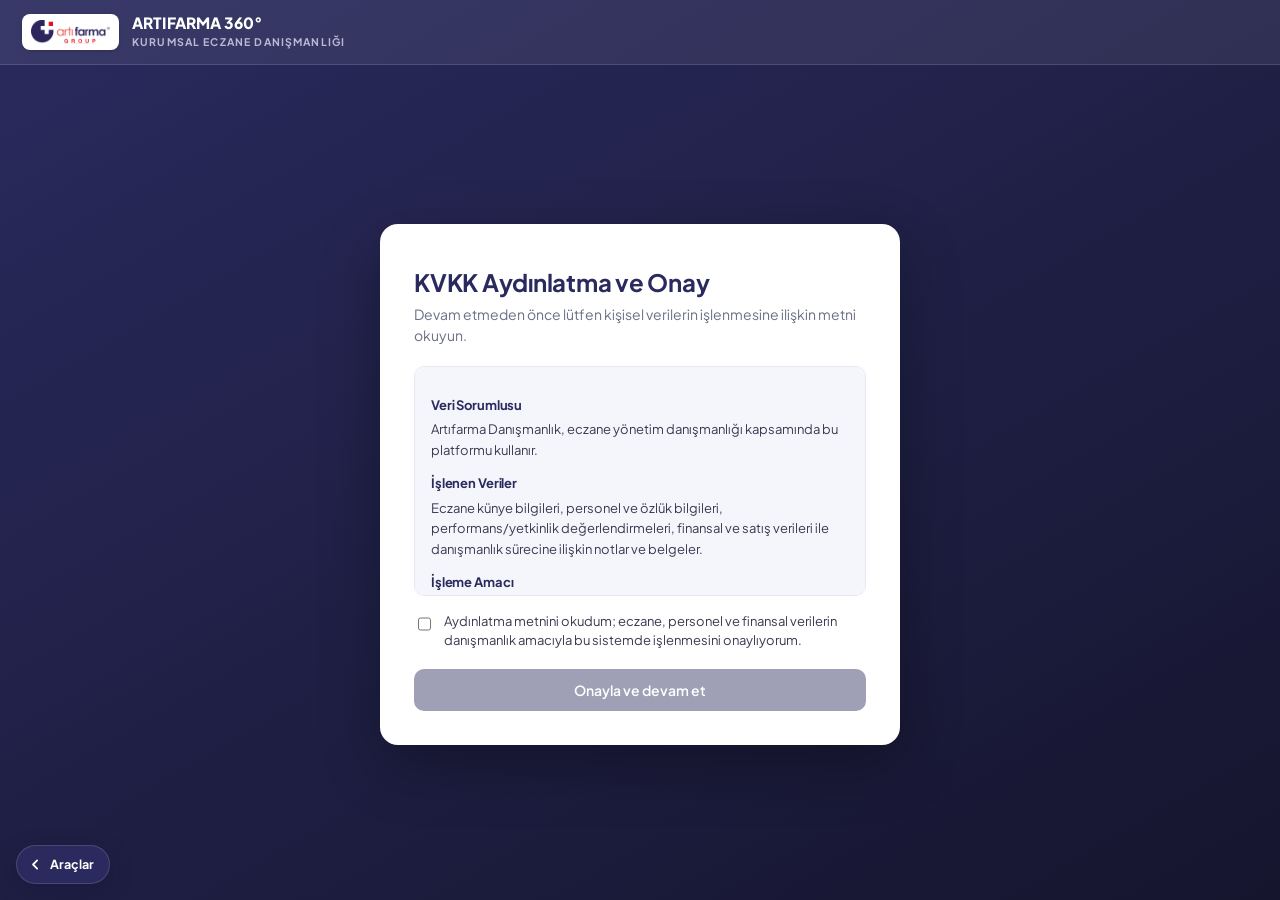
<file: program.html>
<!DOCTYPE html>
<html lang="tr">
<head>
<meta charset="UTF-8">
<meta name="viewport" content="width=device-width, initial-scale=1.0">
<title>ARTIFARMA 360° Kurumsal Eczane Danışmanlığı</title>
<link rel="preconnect" href="https://fonts.googleapis.com">
<link href="https://fonts.googleapis.com/css2?family=Plus+Jakarta+Sans:wght@400;500;600;700;800&display=swap" rel="stylesheet">
<style>
  :root{
    --navy:#2A2A5E; --navy-700:#20204a; --red:#DC1A22; --red-tint:#FBE9EA;
    --bg:#F5F6FB; --card:#FFFFFF; --line:#E6E8F2; --ink:#1c1c2e; --muted:#6b6f86;
    --green:#1FA971; --green-tint:#E6F6EF; --amber:#E08A0B; --amber-tint:#FCF2DE;
    --tint:#EEF0F8; --navy-soft:#5a5a8a;
    --r:12px; --shadow:0 1px 3px rgba(20,20,50,.06),0 6px 24px rgba(20,20,50,.05);
  }
  *{box-sizing:border-box}
  html,body{margin:0;padding:0}
  body{font-family:'Plus Jakarta Sans',system-ui,sans-serif;background:var(--bg);color:var(--ink);font-size:14px;line-height:1.5;-webkit-font-smoothing:antialiased}
  h1,h2,h3,h4{margin:0;font-weight:700;letter-spacing:-.01em}
  button{font-family:inherit;cursor:pointer;border:none;background:none}
  input,textarea,select{font-family:inherit;font-size:14px}
  .hide{display:none!important}

  /* GATES */
  .gate{position:fixed;inset:0;background:linear-gradient(150deg,var(--navy),#15152e);display:flex;align-items:center;justify-content:center;z-index:100;padding:92px 20px 24px;overflow:auto}
  .gate-card{background:var(--card);border-radius:18px;max-width:520px;width:100%;padding:34px;box-shadow:0 20px 60px rgba(0,0,0,.3);max-height:90vh;overflow:auto}
  .brand-line{font-weight:800;letter-spacing:.14em;color:var(--red);font-size:14px}
  .gate-card h2{font-size:24px;margin:6px 0 4px;color:var(--navy)}
  .gate-card p.sub{color:var(--muted);margin:0 0 20px}
  .kvkk-box{background:var(--bg);border:1px solid var(--line);border-radius:10px;padding:16px;font-size:13px;color:#3a3a52;max-height:230px;overflow:auto;margin-bottom:16px;line-height:1.6}
  .kvkk-box h4{color:var(--navy);margin:12px 0 4px;font-size:13px}
  .pin-row{display:flex;gap:10px;margin-top:8px}
  .pin-input{flex:1;padding:13px 15px;border:1.5px solid var(--line);border-radius:10px;letter-spacing:.3em;text-align:center;font-size:18px;font-weight:600}
  .pin-input:focus{outline:none;border-color:var(--navy)}
  .check-row{display:flex;gap:10px;align-items:flex-start;margin-bottom:18px;cursor:pointer}
  .check-row input{margin-top:3px;width:18px;height:18px;accent-color:var(--navy)}
  .check-row span{font-size:13px;color:#3a3a52}
  .btn{display:inline-flex;align-items:center;justify-content:center;gap:8px;padding:12px 20px;border-radius:10px;font-weight:600;font-size:14px;transition:.15s;background:var(--navy);color:#fff}
  .btn:hover{background:var(--navy-700)}
  .btn:disabled{opacity:.45;cursor:not-allowed}
  .btn.full{width:100%}
  .btn.ghost{background:var(--tint);color:var(--navy)}
  .btn.ghost:hover{background:#e2e5f3}
  .btn.red{background:var(--red)}.btn.red:hover{background:#b9151c}
  .btn.sm{padding:7px 13px;font-size:12.5px;border-radius:8px}
  .btn.line{background:transparent;border:1.5px solid var(--line);color:var(--navy)}
  .btn.line:hover{border-color:var(--navy)}
  .err{color:var(--red);font-size:12.5px;margin-top:8px;min-height:16px}

  /* LAYOUT */
  .app{display:flex;min-height:100vh}
  .side{width:248px;background:var(--navy);color:#cfd0e6;flex-shrink:0;display:flex;flex-direction:column;position:sticky;top:0;height:100vh}
  .side-top{padding:22px 20px 14px}
  .side-top .logo{font-weight:800;color:#fff;font-size:18px;letter-spacing:-.02em}
  .side-top .logo b{color:var(--red)}
  .side-top .tag{font-size:11px;color:#8e8fc0;letter-spacing:.04em;margin-top:2px}
  .nav{padding:8px 12px;flex:1;overflow:auto}
  .nav-item{display:flex;align-items:center;gap:11px;padding:11px 14px;border-radius:9px;color:#bfc0dd;font-weight:500;font-size:14px;margin-bottom:2px;width:100%;text-align:left;transition:.12s}
  .nav-item:hover{background:rgba(255,255,255,.07);color:#fff}
  .nav-item.active{background:#fff;color:var(--navy);font-weight:600}
  .nav-item .ic{width:18px;text-align:center;font-size:15px}
  .nav-sec{font-size:10.5px;text-transform:uppercase;letter-spacing:.1em;color:#7677a8;padding:14px 16px 6px;font-weight:600}
  .side-foot{padding:14px 18px;border-top:1px solid rgba(255,255,255,.08);font-size:11px;color:#8788b8}
  .main{flex:1;min-width:0;display:flex;flex-direction:column}
  .topbar{background:var(--card);border-bottom:1px solid var(--line);padding:16px 28px;display:flex;align-items:center;justify-content:space-between;position:sticky;top:0;z-index:20}
  .topbar h1{font-size:19px;color:var(--navy)}
  .topbar .crumb{font-size:12.5px;color:var(--muted);margin-bottom:2px}
  .content{padding:26px 28px;flex:1}

  /* CARDS / GRID */
  .grid{display:grid;gap:16px}
  .stat-grid{grid-template-columns:repeat(auto-fit,minmax(190px,1fr))}
  .card{background:var(--card);border:1px solid var(--line);border-radius:var(--r);box-shadow:var(--shadow)}
  .stat{padding:18px 20px}
  .stat .lbl{font-size:12px;color:var(--muted);font-weight:500;display:flex;align-items:center;gap:7px}
  .stat .val{font-size:30px;font-weight:800;color:var(--navy);margin-top:6px;letter-spacing:-.02em}
  .stat .val small{font-size:15px;color:var(--muted);font-weight:600}
  .stat.alert .val{color:var(--red)}
  .sec-title{font-size:15px;color:var(--navy);font-weight:700;margin:26px 0 12px;display:flex;align-items:center;gap:9px}
  .sec-title:first-child{margin-top:0}

  /* PHARMACY CARDS */
  .ph-grid{grid-template-columns:repeat(auto-fill,minmax(290px,1fr))}
  .ph-card{padding:18px 20px;cursor:pointer;transition:.15s;border-left:3px solid var(--navy)}
  .ph-card:hover{box-shadow:0 8px 28px rgba(20,20,50,.10);transform:translateY(-1px)}
  .ph-card .ph-name{font-size:16px;font-weight:700;color:var(--ink)}
  .ph-card .ph-meta{font-size:12.5px;color:var(--muted);margin-top:2px}
  .ph-card .ph-bottom{display:flex;align-items:center;justify-content:space-between;margin-top:16px}
  .mat-pill{font-size:11.5px;font-weight:700;padding:4px 10px;border-radius:20px}
  .bar{height:8px;background:var(--tint);border-radius:6px;overflow:hidden;margin-top:12px}
  .bar > i{display:block;height:100%;background:linear-gradient(90deg,var(--navy),#4b4b8f);border-radius:6px;transition:width .5s}
  .risk-dot{font-size:11.5px;font-weight:600;color:var(--red);display:flex;align-items:center;gap:5px}

  /* PHARMACY DETAIL */
  .ph-head{display:flex;align-items:flex-start;justify-content:space-between;gap:18px;flex-wrap:wrap;margin-bottom:18px}
  .ring-wrap{display:flex;align-items:center;gap:16px}
  .ring{width:84px;height:84px;flex-shrink:0}
  .ring .lv{font-size:11px;color:var(--muted);font-weight:600;margin-top:3px}
  .tabs{display:flex;gap:4px;border-bottom:1px solid var(--line);margin-bottom:20px;flex-wrap:wrap}
  .tab{padding:11px 16px;font-weight:600;font-size:13.5px;color:var(--muted);border-bottom:2.5px solid transparent;margin-bottom:-1px}
  .tab:hover{color:var(--navy)}
  .tab.active{color:var(--navy);border-color:var(--red)}

  /* CHECKLIST */
  .cat-block{margin-bottom:14px;border:1px solid var(--line);border-radius:var(--r);overflow:hidden;background:var(--card)}
  .cat-head{padding:14px 18px;display:flex;align-items:center;justify-content:space-between;cursor:pointer;background:var(--card)}
  .cat-head:hover{background:#fafbfe}
  .cat-head .ct-l{display:flex;align-items:center;gap:11px;min-width:0}
  .cat-head .ct-num{width:26px;height:26px;border-radius:7px;background:var(--navy);color:#fff;font-size:12px;font-weight:700;display:flex;align-items:center;justify-content:center;flex-shrink:0}
  .cat-head .ct-name{font-weight:700;font-size:14.5px;color:var(--ink)}
  .cat-head .ct-r{display:flex;align-items:center;gap:12px;flex-shrink:0}
  .cat-mat{font-size:12px;font-weight:700;color:var(--navy)}
  .mini-bar{width:90px;height:6px;background:var(--tint);border-radius:6px;overflow:hidden}
  .mini-bar>i{display:block;height:100%;background:var(--navy);border-radius:6px}
  .cat-items{border-top:1px solid var(--line)}
  .item{padding:14px 18px;border-bottom:1px solid #eef0f6}
  .item:last-child{border-bottom:none}
  .item-top{display:flex;align-items:flex-start;gap:12px}
  .item-main{flex:1;min-width:0}
  .item-title{font-weight:600;font-size:14px;color:var(--ink);display:flex;align-items:center;gap:8px;flex-wrap:wrap}
  .item-obj{font-size:12.5px;color:var(--muted);margin-top:3px}
  .badge{font-size:10.5px;font-weight:700;padding:3px 9px;border-radius:20px;white-space:nowrap}
  .b-ns{background:var(--tint);color:#5b5f78}
  .b-ip{background:var(--amber-tint);color:#9a6206}
  .b-done{background:var(--green-tint);color:#0d7a4f}
  .b-na{background:#f0e6f5;color:#7a4d96}
  .b-vis{background:var(--navy);color:#fff}
  .b-pri-high{background:var(--red-tint);color:var(--red)}
  .b-pri-mid{background:#eaf0fb;color:#2b5fae}
  .stages{display:flex;gap:6px;margin-top:12px;flex-wrap:wrap}
  .stage{display:flex;align-items:center;gap:6px;padding:6px 11px;border:1.5px solid var(--line);border-radius:20px;font-size:11.5px;font-weight:600;color:var(--muted);transition:.12s}
  .stage:hover{border-color:var(--navy-soft)}
  .stage .sd{width:13px;height:13px;border-radius:50%;border:2px solid #c5c8da;display:flex;align-items:center;justify-content:center;font-size:9px;color:#fff}
  .stage.on{background:var(--green-tint);border-color:var(--green);color:#0d7a4f}
  .stage.on .sd{background:var(--green);border-color:var(--green)}
  .item-controls{display:flex;gap:10px;flex-wrap:wrap;margin-top:12px;align-items:center}
  .ctrl{display:flex;flex-direction:column;gap:3px}
  .ctrl label{font-size:10.5px;color:var(--muted);font-weight:600;text-transform:uppercase;letter-spacing:.03em}
  .ctrl input,.ctrl select{padding:7px 9px;border:1.5px solid var(--line);border-radius:8px;font-size:12.5px;background:#fff}
  .ctrl input:focus,.ctrl select:focus{outline:none;border-color:var(--navy)}
  .vis-toggle{display:flex;align-items:center;gap:7px;font-size:12px;color:#444;font-weight:600;cursor:pointer;user-select:none}
  .switch{width:38px;height:22px;background:#cdd0e0;border-radius:20px;position:relative;transition:.18s;flex-shrink:0}
  .switch.on{background:var(--navy)}
  .switch i{position:absolute;top:2px;left:2px;width:18px;height:18px;background:#fff;border-radius:50%;transition:.18s;box-shadow:0 1px 3px rgba(0,0,0,.2)}
  .switch.on i{left:18px}
  .notes-ta{width:100%;margin-top:10px;padding:9px 11px;border:1.5px solid var(--line);border-radius:8px;resize:vertical;min-height:38px;font-size:13px}
  .notes-ta:focus{outline:none;border-color:var(--navy)}
  .sub-head{display:flex;justify-content:space-between;align-items:center;padding:9px 18px;background:#f3f4fa;border-top:1px solid #eef0f6;border-bottom:1px solid #eef0f6}
  .sub-head .sub-name{font-weight:700;font-size:11.5px;color:var(--navy);text-transform:uppercase;letter-spacing:.04em}
  .sub-head .sub-mat{font-size:11.5px;font-weight:700;color:var(--navy-soft)}
  .item{padding:0;border-bottom:1px solid #eef0f6}
  .item-hd{display:flex;align-items:center;justify-content:space-between;gap:10px;padding:11px 18px;cursor:pointer}
  .item-hd:hover{background:#fafbfe}
  .item-hd-l{display:flex;align-items:center;gap:9px;min-width:0}
  .item-hd-l .caret{color:var(--muted);font-size:11px;flex-shrink:0;width:10px}
  .item-hd-l .item-title{font-weight:500;font-size:13.5px;color:var(--ink);overflow:hidden;text-overflow:ellipsis;white-space:nowrap}
  .item-hd-r{display:flex;align-items:center;gap:6px;flex-shrink:0}
  .stage-mini{font-size:10.5px;font-weight:700;color:var(--navy-soft);background:var(--tint);padding:2px 7px;border-radius:10px}
  .item.exp{background:#fcfcff}
  .item.exp .item-hd-l .item-title{white-space:normal;font-weight:600}
  .item-detail{padding:2px 18px 16px;border-top:1px dashed #e6e8f2}
  .ta-label{display:block;font-size:10.5px;font-weight:700;color:var(--muted);text-transform:uppercase;letter-spacing:.03em;margin:11px 0 3px}

  /* MATURITY TAB */
  .mat-row{display:flex;align-items:center;gap:14px;padding:11px 0;border-bottom:1px solid #eef0f6}
  .mat-row .mn{flex:1;font-weight:600;font-size:13.5px}
  .mat-row .mbar{width:200px;max-width:38vw}
  .mat-row .mp{width:46px;text-align:right;font-weight:700;color:var(--navy)}

  /* RISK */
  .risk-group{margin-bottom:18px}
  .risk-group h4{font-size:13px;margin-bottom:8px;display:flex;align-items:center;gap:8px}
  .risk-item{padding:10px 14px;background:var(--card);border:1px solid var(--line);border-left:3px solid var(--red);border-radius:9px;margin-bottom:7px;font-size:13px;display:flex;justify-content:space-between;gap:10px;align-items:center}
  .risk-item.amber{border-left-color:var(--amber)}
  .risk-item .rc{font-size:11.5px;color:var(--muted)}

  /* REPORTS */
  .rep-item{padding:14px 16px;border:1px solid var(--line);border-radius:10px;margin-bottom:10px;background:var(--card)}
  .rep-item .rh{display:flex;justify-content:space-between;align-items:center;gap:10px}
  .rep-item .rt{font-weight:700;color:var(--navy)}
  .rep-item .rc{font-size:13px;color:#3a3a52;margin-top:7px;white-space:pre-wrap;line-height:1.55}
  .rep-item .rd{font-size:11.5px;color:var(--muted)}

  /* MODAL */
  .modal-bg{position:fixed;inset:0;background:rgba(20,20,45,.55);display:flex;align-items:center;justify-content:center;z-index:60;padding:20px}
  .modal{background:#fff;border-radius:16px;max-width:520px;width:100%;padding:26px;box-shadow:0 24px 70px rgba(0,0,0,.3);max-height:90vh;overflow:auto}
  .modal h3{color:var(--navy);font-size:18px;margin-bottom:16px}
  .field{margin-bottom:14px}
  .field label{display:block;font-size:12.5px;font-weight:600;color:#444;margin-bottom:5px}
  .field input,.field textarea,.field select{width:100%;padding:10px 12px;border:1.5px solid var(--line);border-radius:9px}
  .field input:focus,.field textarea:focus,.field select:focus{outline:none;border-color:var(--navy)}
  .modal-actions{display:flex;gap:10px;justify-content:flex-end;margin-top:8px}

  .empty{text-align:center;padding:50px 20px;color:var(--muted)}
  .empty .ei{font-size:40px;margin-bottom:10px}
  .empty h3{color:var(--ink);margin-bottom:6px}
  .toast{position:fixed;bottom:24px;left:50%;transform:translateX(-50%);background:var(--navy);color:#fff;padding:12px 20px;border-radius:10px;font-weight:600;font-size:13px;z-index:200;box-shadow:0 8px 30px rgba(0,0,0,.3);opacity:0;transition:.25s;pointer-events:none}
  .toast.show{opacity:1;bottom:34px}

  @media(max-width:780px){
    .side{position:fixed;left:-260px;z-index:80;transition:.25s;box-shadow:0 0 40px rgba(0,0,0,.3)}
    .side.open{left:0}
    .menu-btn{display:inline-flex!important}
    .content{padding:18px 14px}
    .topbar{padding:14px 16px}
    .mat-row .mbar{display:none}
  }
  .menu-btn{display:none;align-items:center;justify-content:center;width:38px;height:38px;border-radius:9px;background:var(--tint);color:var(--navy);font-size:18px;margin-right:8px}
  .scrim{position:fixed;inset:0;background:rgba(0,0,0,.35);z-index:70;display:none}
  .scrim.show{display:block}
  .login-tabs{display:flex;gap:6px;background:var(--tint);padding:4px;border-radius:10px;margin:16px 0}
  .ltab{flex:1;padding:9px;border-radius:7px;font-weight:600;font-size:13.5px;color:var(--muted)}
  .ltab.active{background:#fff;color:var(--navy);box-shadow:0 1px 3px rgba(0,0,0,.08)}
  .portal{min-height:100vh;background:var(--bg)}
  .portal-top{background:var(--navy);color:#fff;padding:15px 22px;display:flex;align-items:center;justify-content:space-between;position:sticky;top:0;z-index:10}
  .portal-top .pl{font-weight:800;font-size:17px;letter-spacing:-.01em}
  .portal-body{max-width:840px;margin:0 auto;padding:22px 18px}
  .team-status{margin-top:10px;font-size:12px;font-weight:600;color:#2b5fae;background:#eaf0fb;padding:7px 11px;border-radius:8px}
  .team-status.done{color:#0d7a4f;background:var(--green-tint)}
  .phase-bar{display:flex;gap:8px;flex-wrap:wrap;margin-bottom:14px}
  .pchip{display:inline-flex;align-items:center;gap:7px;padding:7px 13px;border:1px solid var(--line);background:#fff;border-radius:20px;font-size:12.5px;font-weight:600;color:var(--muted);cursor:pointer}
  .pchip:hover{border-color:var(--navy-soft)}
  .pchip.active{background:var(--navy);color:#fff;border-color:var(--navy)}
  .pchip .pdot{width:9px;height:9px;border-radius:50%}
  .chk{width:22px;height:22px;border-radius:7px;border:2px solid #c5c8da;display:flex;align-items:center;justify-content:center;font-size:13px;font-weight:800;color:#fff;flex-shrink:0;cursor:pointer;transition:.12s}
  .chk:hover{border-color:var(--navy)}
  .chk.on{background:var(--green);border-color:var(--green)}
  .chk.na{background:#9a8ab5;border-color:#9a8ab5}
  .chk.st-ip{background:var(--amber);border-color:var(--amber)}
  .chk.st-done{background:var(--green);border-color:var(--green)}
  .chk.st-na{background:#9a8ab5;border-color:#9a8ab5}
  .seg{display:inline-flex;border:1.5px solid var(--line);border-radius:9px;overflow:hidden;flex-wrap:wrap}
  .seg-btn{padding:8px 15px;font-size:12.5px;font-weight:600;color:var(--muted);background:#fff;border-right:1px solid var(--line);transition:.12s}
  .seg-btn:last-child{border-right:none}
  .seg-btn:hover{background:#fafbfe}
  .seg-btn.on.sb-ns{background:#eceef6;color:#5b5f78}
  .seg-btn.on.sb-ip{background:var(--amber-tint);color:#9a6206}
  .seg-btn.on.sb-done{background:var(--green-tint);color:#0d7a4f}
  .rep-preview{padding:30px 34px;max-width:820px;margin:0 auto;background:#fff}
  .ptag{font-size:10px;font-weight:700;padding:3px 9px;border-radius:20px;white-space:nowrap}
  .b-asg{background:#eaf0fb;color:#2b5fae}
  .item.done .item-hd-l .item-title{color:var(--muted);text-decoration:line-through}
  .item.na .item-hd-l .item-title{color:#9aa0c0}

  @media print{
    body *{visibility:hidden}
    #printArea,#printArea *{visibility:visible}
    #printArea{position:absolute;left:0;top:0;width:100%;padding:24px}
    .no-print{display:none!important}
  }

.af-chip{background:#fff;border-radius:8px;padding:4px 9px;display:inline-flex;align-items:center;height:36px;flex:none;box-shadow:0 1px 3px rgba(0,0,0,.18)}.af-chip img{height:24px;width:auto;display:block}

.prog-name{font-weight:800;font-size:15px;color:var(--navy);letter-spacing:-.01em;margin-top:1px}
.portal-top .pbrand{display:flex;align-items:center;gap:12px;min-width:0}
.portal-top .pls{font-size:10.5px;font-weight:600;letter-spacing:.09em;text-transform:uppercase;color:#b9b9d6;margin-top:1px}
@media(max-width:560px){.portal-top .pls{display:none}}

.gate-brandbar{position:absolute;top:0;left:0;right:0;display:flex;align-items:center;gap:13px;padding:14px 22px;background:rgba(255,255,255,.07);border-bottom:1px solid rgba(255,255,255,.13)}
.gate-brandbar .gb-title{color:#fff;font-weight:800;font-size:15.5px;letter-spacing:.01em;line-height:1.15}
.gate-brandbar .gb-sub{color:#b9b9d6;font-size:10.5px;font-weight:700;letter-spacing:.11em;text-transform:uppercase;margin-top:2px}
@media(max-width:480px){.gate{padding-top:84px}.gate-brandbar{padding:12px 16px;gap:10px}.gate-brandbar .gb-title{font-size:13.5px}.gate-brandbar .gb-sub{font-size:9px;letter-spacing:.08em}}
</style>
<meta name="robots" content="noindex, nofollow">
<link rel="icon" href="assets/logo.png">
<script src="assets/core.js"></script>
</head>
<body>

<!-- KVKK GATE -->
<div class="gate" id="kvkkGate">
  <div class="gate-brandbar"><span class="af-chip"><img src="assets/logo.png" alt="Artıfarma Group"></span><div><div class="gb-title">ARTIFARMA 360°</div><div class="gb-sub">Kurumsal Eczane Danışmanlığı</div></div></div>
  <div class="gate-card">
    <h2>KVKK Aydınlatma ve Onay</h2>
    <p class="sub">Devam etmeden önce lütfen kişisel verilerin işlenmesine ilişkin metni okuyun.</p>
    <div class="kvkk-box" id="kvkkText"></div>
    <label class="check-row"><input type="checkbox" id="kvkkChk"><span>Aydınlatma metnini okudum; eczane, personel ve finansal verilerin danışmanlık amacıyla bu sistemde işlenmesini onaylıyorum.</span></label>
    <button class="btn full" id="kvkkBtn" disabled>Onayla ve devam et</button>
  </div>
</div>

<!-- PIN GATE -->
<div class="gate hide" id="loginGate">
  <div class="gate-brandbar"><span class="af-chip"><img src="assets/logo.png" alt="Artıfarma Group"></span><div><div class="gb-title">ARTIFARMA 360°</div><div class="gb-sub">Kurumsal Eczane Danışmanlığı</div></div></div>
  <div class="gate-card" style="max-width:420px">
    <h2 style="text-align:center;font-size:19px">Sisteme giriş</h2>
    <p class="sub" style="text-align:center">Danışman · Eczane · Ekip</p>
    <div class="login-tabs"><button class="ltab active" id="tabCons">Danışman</button><button class="ltab" id="tabPh">Eczane</button><button class="ltab" id="tabTeam">Ekip</button></div>
    <div id="consForm">
      <div class="field"><label>Danışman PIN</label><input id="pinInput" type="password" inputmode="numeric" placeholder="••••" autocomplete="off"></div>
      <div class="err" id="pinErr"></div>
      <button class="btn full" id="pinBtn">Giriş yap</button>
      <p style="font-size:11.5px;color:var(--muted);margin-top:12px;text-align:center">Varsayılan PIN: <b>1234</b> · Ayarlardan değiştirin.</p>
    </div>
    <div id="phForm" class="hide">
      <div class="field"><label>Eczane ID</label><input id="phLoginId" placeholder="ECZ-XXXX" autocomplete="off"></div>
      <div class="field"><label>Şifre</label><input id="phLoginPass" type="password" placeholder="Şifre" autocomplete="off"></div>
      <div class="err" id="phErr"></div>
      <button class="btn full" id="phBtn">Eczane girişi</button>
      <p style="font-size:11.5px;color:var(--muted);margin-top:12px;text-align:center">Giriş bilgilerinizi danışmanınız verir.</p>
    </div>
    <div id="teamForm" class="hide">
      <div class="field"><label>Ekip ID</label><input id="teamLoginId" placeholder="EKP-XXXX" autocomplete="off"></div>
      <div class="field"><label>Şifre</label><input id="teamLoginPass" type="password" placeholder="Şifre" autocomplete="off"></div>
      <div class="err" id="teamErr"></div>
      <button class="btn full" id="teamBtn">Ekip girişi</button>
      <p style="font-size:11.5px;color:var(--muted);margin-top:12px;text-align:center">Giriş bilgilerinizi danışmanınız verir.</p>
    </div>
  </div>
</div>

<!-- APP -->
<div class="app hide" id="app">
  <div class="scrim" id="scrim" onclick="toggleSide()"></div>
  <aside class="side" id="side">
    <div class="side-top">
      <div class="logo"><span class="af-chip"><img src="assets/logo.png" alt="Artıfarma Group"></span></div>
      <div class="tag">ARTIFARMA 360° · Kurumsal Eczane Danışmanlığı</div>
    </div>
    <nav class="nav" id="nav"></nav>
    <div class="side-foot">Veriler bu cihazda saklanır. Düzenli yedek almayı unutmayın (Ayarlar → Yedekle).</div>
  </aside>
  <main class="main">
    <div class="topbar">
      <div style="display:flex;align-items:center;min-width:0">
        <button class="menu-btn" onclick="toggleSide()">☰</button>
        <div style="min-width:0">
          <div class="crumb" id="crumb"></div>
          <h1 id="pageTitle">Panel</h1>
        </div>
      </div>
      <div id="topActions" style="display:flex;gap:8px"></div>
    </div>
    <div class="content" id="content"></div>
  </main>
</div>

<div class="portal hide" id="portal"></div>
<div id="modalRoot"></div>
<div class="toast" id="toast"></div>
<div id="printArea" class="hide"></div>

<script>
/* ---------- STORAGE (window.storage with in-memory fallback) ---------- */
const Store = (typeof window!=='undefined' && window.storage) ? window.storage : (()=>{
  const m={}; return {
    get:async k=>{ if(k in m) return {key:k,value:m[k]}; throw new Error('nf'); },
    set:async (k,v)=>{ m[k]=v; return {key:k,value:v}; },
    delete:async k=>{ delete m[k]; return {key:k,deleted:true}; },
    list:async()=>({keys:Object.keys(m)})
  };
})();
const DB_KEY='apos360_db';
let DB=null, VIEW={name:'dashboard',phId:null,tab:'checklist'};

/* ---------- KVKK TEXT ---------- */
const KVKK_TEXT=`<h4>Veri Sorumlusu</h4>Artıfarma Danışmanlık, eczane yönetim danışmanlığı kapsamında bu platformu kullanır.
<h4>İşlenen Veriler</h4>Eczane künye bilgileri, personel ve özlük bilgileri, performans/yetkinlik değerlendirmeleri, finansal ve satış verileri ile danışmanlık sürecine ilişkin notlar ve belgeler.
<h4>İşleme Amacı</h4>Veriler yalnızca danışmanlık hizmetinin planlanması, yürütülmesi, raporlanması ve gelişimin takibi amacıyla işlenir.
<h4>Saklama ve Güvenlik</h4>Veriler bu uygulamanın çalıştığı cihazda saklanır; üçüncü taraflarla paylaşılmaz. Eczacı, kendisiyle paylaşılmak üzere işaretlenen içerikleri görüntüleyebilir.
<h4>Haklar</h4>İlgili kişi, KVKK m.11 kapsamında verilerine erişme, düzeltme ve silinmesini talep etme haklarına sahiptir.`;

/* ---------- METHODOLOGY TEMPLATE ---------- */
const PHASES=[['Analiz','#2A2A5E'],['Planlama','#B7791F'],['Uygulama','#2F8559'],['Takip','#DC1A22']];
function phaseColor(ph){const x=PHASES.find(p=>p[0]===ph);return x?x[1]:'#6E6E89';}
function tpl(){return[
 {cat:"Yapısal Eczane Yönetimi",sub:"Liderlik, kurumsal kültür ve yapısal yol haritası",subs:[
   {name:"Tanışma ve Mevcut Durum Analizi",items:[["p1a1","Eczacı ile derinlemesine vizyon, hedef ve beklenti görüşmesi yapıldı","Analiz"],["p1a2","Ekibin her üyesiyle birebir tanışma görüşmesi yapıldı","Analiz"],["p1a3","Mevcut kurumsal kültür (yazılı/yazısız kurallar, alışkanlıklar) tespit edildi","Analiz"],["p1a4","Eczane için SWOT analizi çıkarıldı","Analiz"],["p1a5","Eczacı için bireysel SWOT analizi çıkarıldı","Analiz"],["p1a6","Her personel için ayrı SWOT analizi çıkarıldı","Analiz"],["p1a7","Otomasyon/program verileriyle mevcut iş alışkanlıkları analiz edildi","Analiz"],["p1a8","Bölgesel değerlendirme (lokasyon, rekabet, demografi, hasta profili) yapıldı","Analiz"]]},
   {name:"Kurumsal Kültür İnşası",items:[["p1b1","Eczane vizyon ve misyonu tanımlandı","Planlama"],["p1b2","Temel değerler (3–5 değer) belirlendi","Planlama"],["p1b3","Eczane kuralları yazılı hale getirildi","Planlama"],["p1b4","Her pozisyon için görev ve sorumluluk tanımları oluşturuldu","Planlama"],["p1b5","Senaryo bazlı davranış protokolleri hazırlandı (zor hasta, yoğunluk, şikâyet vb.)","Planlama"],["p1b6","Açılış/kapanış ve günlük operasyon iş akışları haritalandı","Planlama"]]},
   {name:"Liderlik ve Yönetim Ritmi",items:[["p1c1","Eczacının liderlik tarzı değerlendirildi ve gelişim alanları belirlendi","Uygulama"],["p1c2","Yetki ve sorumluluk delegasyon planı oluşturuldu","Uygulama"],["p1c3","Toplantı ritmi kuruldu (günlük kısa / haftalık / aylık)","Uygulama"],["p1c4","Karar alma ve onay mekanizmaları netleştirildi","Uygulama"]]},
   {name:"Yapısal Yol Haritası",items:[["p1d1","Önceliklendirilmiş aksiyon planı (sorumlu + termin) oluşturuldu","Takip"],["p1d2","Kısa / orta / uzun vadeli yapısal hedefler tanımlandı","Takip"],["p1d3","İlerleme periyodik olarak gözden geçirildi","Takip"]]},
 ]},
 {cat:"Personel Yönetimi ve Özlük Süreç Yönetimi",sub:"Yasal uyum, yetkinlik ölçümü ve gelişim",subs:[
   {name:"Özlük ve Yasal Uyum",items:[["p2a1","Tüm personelin özlük dosyaları denetlendi","Analiz"],["p2a2","Eksik belgeler listelendi (iş sözleşmesi, kimlik, diploma, SGK işe giriş vb.)","Analiz"],["p2a3","Eksik belgeler tamamlandı","Uygulama"],["p2a4","İş sözleşmeleri içerik ve güncellik açısından gözden geçirildi","Uygulama"],["p2a5","KVKK aydınlatma metni ve açık rıza süreçleri kontrol edildi","Uygulama"],["p2a6","İSG ve yasal yükümlülükler (sağlık raporu, eğitim) kontrol edildi","Uygulama"],["p2a7","İzin ve mesai takip sistemi kuruldu","Uygulama"]]},
   {name:"Performans ve Yetkinlik Ölçümü",items:[["p2b1","Program verisiyle personel verimlilik analizi yapıldı","Analiz"],["p2b2","Kişisel ve mesleki yeterlilik değerlendirmesi yapıldı","Analiz"],["p2b3","360° değerlendirme uygulandı","Analiz"],["p2b4","Her personel için bireysel gelişim planı (BGP) oluşturuldu","Planlama"]]},
   {name:"Eğitim ve Gelişim",items:[["p2c1","Eğitim ihtiyaç analizi yapıldı","Planlama"],["p2c2","OTC eğitimi planlandı / verildi","Uygulama"],["p2c3","Dermokozmetik eğitimi planlandı / verildi","Uygulama"],["p2c4","Satış teknikleri eğitimi planlandı / verildi","Uygulama"],["p2c5","Eğitim takvimi oluşturuldu","Planlama"]]},
   {name:"Ölçme ve Raporlama",items:[["p2d1","Periyodik quiz / sınavlar uygulandı","Takip"],["p2d2","Gelişim sonuçları raporlandı","Takip"],["p2d3","Bireysel geri bildirim görüşmeleri yapıldı","Takip"]]},
 ]},
 {cat:"Satış ve Pazarlama Yönetimi",sub:"Ciro artışı, mağazacılık ve prim sistemi",subs:[
   {name:"Durum Analizi",items:[["p3a1","Ciro analizi (kanal / kategori / ürün) yapıldı","Analiz"],["p3a2","Kategori performansı (ABC / BCG) analiz edildi","Analiz"],["p3a3","Karlılık bazlı kategori değerlendirmesi yapıldı","Analiz"],["p3a4","Ölü stok tespit edildi ve raporlandı","Analiz"],["p3a5","Sepet / çapraz satış fırsatları belirlendi","Analiz"],["p3a6","Müşteri / CRM ve sadakat analizi yapıldı","Analiz"]]},
   {name:"Hedef Belirleme",items:[["p3b1","Eczane geneli ciro hedefi belirlendi","Planlama"],["p3b2","Kategori bazlı hedefler belirlendi","Planlama"],["p3b3","Bireysel personel satış hedefleri belirlendi","Planlama"]]},
   {name:"Mağazacılık ve Yerleşim",items:[["p3c1","Raf / bölge yerleşim planı (planogram) oluşturuldu","Uygulama"],["p3c2","Fiyat yerleşim planı yeniden düzenlendi","Uygulama"],["p3c3","Sıcak nokta ve vitrin / kampanya düzeni kuruldu","Uygulama"],["p3c4","Çapraz satış teşhir noktaları oluşturuldu","Uygulama"]]},
   {name:"Perakende Matematiği ve Fiyatlama",items:[["p3d1","Alttan / üstten marj analizi yapıldı","Analiz"],["p3d2","Kategori fiyatlandırma stratejisi belirlendi","Planlama"],["p3d3","Kampanya getiri (ROI) takibi kuruldu","Uygulama"]]},
   {name:"Prim ve Satış Takibi",items:[["p3e1","Hedef prim sistemi kuruldu","Uygulama"],["p3e2","Satış takip panosu oluşturuldu","Takip"],["p3e3","Periyodik satış değerlendirme toplantıları başlatıldı","Takip"]]},
 ]},
 {cat:"Eczane Finans Yönetimi",sub:"Nakit akışı, karlılık ve net kâr artışı",subs:[
   {name:"Finansal Altyapı",items:[["p4a1","Gelir-gider takip sistemi kuruldu","Uygulama"],["p4a2","Nakit akış tablosu oluşturuldu","Uygulama"],["p4a3","Yıllık bütçe hazırlandı","Planlama"]]},
   {name:"Karlılık Analizi",items:[["p4b1","Brüt ve net karlılık analizi yapıldı","Analiz"],["p4b2","Kategori bazlı karlılık analizi yapıldı","Analiz"],["p4b3","Yıllık karlılık değerlendirmesi yapıldı","Analiz"]]},
   {name:"Maliyet ve Stok Yönetimi",items:[["p4c1","Sabit / değişken gider analizi yapıldı","Analiz"],["p4c2","Gider optimizasyon fırsatları belirlendi","Planlama"],["p4c3","Stok devir hızı ve stok maliyeti değerlendirildi","Analiz"]]},
   {name:"Nakit ve Tahsilat",items:[["p4d1","SGK / Medula alacak takibi kuruldu","Uygulama"],["p4d2","Ecza deposu vade / ödeme yönetimi düzenlendi","Uygulama"],["p4d3","Tahsilat ve borç yapısı gözden geçirildi","Uygulama"]]},
   {name:"Finansal Raporlama",items:[["p4e1","Aylık finansal rapor düzeni kuruldu","Takip"],["p4e2","Net karlılık artış hedefi takibe alındı","Takip"]]},
 ]},
];}
function seed(){
  const methodology=tpl().map((c,ci)=>{const items=[];c.subs.forEach(sub=>sub.items.forEach(it=>{items.push({id:it[0],title:it[1],sub:sub.name,phase:it[2]});}));return {id:'c'+ci,category:c.cat,sub:c.sub,items};});
  return {meta:{kvkkAccepted:false,kvkkAcceptedAt:null,pin:'1234'},methodology,pharmacies:[],team:[]};
}

/* ---------- PERSISTENCE ---------- */
async function loadDB(){
  try{const r=await Store.get(DB_KEY);DB=JSON.parse(r.value);}catch(e){DB=seed();await saveDB();}
  if(!DB||!DB.methodology){DB=seed();await saveDB();}
  DB.pharmacies.forEach(ensurePharmacyItems);
  if(!DB.team)DB.team=[];
}
let saveT=null;
function saveDB(){return Store.set(DB_KEY,JSON.stringify(DB)).catch(e=>console.error('save',e));}
function saveSoon(){clearTimeout(saveT);saveT=setTimeout(saveDB,300);}

/* ---------- HELPERS ---------- */
const $=s=>document.querySelector(s);
const el=(t,c,h)=>{const e=document.createElement(t);if(c)e.className=c;if(h!=null)e.innerHTML=h;return e;};
const esc=s=>(s==null?'':String(s)).replace(/[&<>"]/g,m=>({'&':'&amp;','<':'&lt;','>':'&gt;','"':'&quot;'}[m]));
const today=()=>new Date().toISOString().slice(0,10);
function toast(m){const t=$('#toast');t.textContent=m;t.classList.add('show');setTimeout(()=>t.classList.remove('show'),1900);}
function genPhId(){let id;do{id='ECZ-'+Math.random().toString(36).slice(2,6).toUpperCase();}while(DB.pharmacies&&DB.pharmacies.some(p=>p.loginId===id));return id;}
function genPass(){return Math.random().toString(36).slice(2,8);}
function genTeamId(){let id;do{id='EKP-'+Math.random().toString(36).slice(2,6).toUpperCase();}while(DB.team&&DB.team.some(t=>t.loginId===id));return id;}
function defaultItemState(){return {status:'ns',priority:'mid',responsible:'',assignee:'',dueDate:'',notes:'',pharmNote:'',teamDone:false,teamNote:'',teamDoneAt:'',visible:false,na:false};}
function newPharmacyItems(){const o={};DB.methodology.forEach(c=>c.items.forEach(it=>{o[it.id]=defaultItemState();}));return o;}
function ensurePharmacyItems(ph){if(!ph.items)ph.items={};DB.methodology.forEach(c=>c.items.forEach(it=>{if(!ph.items[it.id])ph.items[it.id]=defaultItemState();const d=ph.items[it.id];if(d.status===undefined)d.status=d.done?'done':'ns';if('done' in d)delete d.done;}));if(!ph.loginId)ph.loginId=genPhId();if(!ph.password)ph.password=genPass();if(ph.pharmacistMessage===undefined)ph.pharmacistMessage='';if(!ph.assignments)ph.assignments=[];if(!ph.files)ph.files=[];}

function itemStatus(d){if(!d)return 'ns';if(d.na)return 'na';return d.status||'ns';}
function itemPct(d){if(!d)return 0;if(d.na)return 100;const s=d.status||'ns';return s==='done'?100:(s==='ip'?50:0);}
function cycleStatus(s){return ({ns:'ip',ip:'done',done:'ns'})[s||'ns'];}
const STATUS_META={ns:['Başlanmadı','#9aa0c0',''],ip:['Devam ediyor','#E08A0B','◐'],done:['Tamamlandı','#1FA971','✓'],na:['Uygulanamaz','#7a4d96','–']};
function catMaturity(ph,cat){const its=cat.items;if(!its.length)return 0;let s=0;its.forEach(it=>s+=itemPct(ph.items[it.id]||{stages:{},na:false}));return Math.round(s/its.length);}
function phMaturity(ph){let s=0;DB.methodology.forEach(c=>s+=catMaturity(ph,c));return Math.round(s/DB.methodology.length);}
function matLevel(p){if(p<=20)return['Seviye 1','Başlangıç','#9aa0c0'];if(p<=40)return['Seviye 2','Gelişiyor','#E08A0B'];if(p<=60)return['Seviye 3','Yönetilebilir','#2b5fae'];if(p<=80)return['Seviye 4','Kurumsallaşmış','#1FA971'];return['Seviye 5','Örnek Eczane','#1FA971'];}
function phRisks(ph){const r={notStarted:[],overdue:[],highPending:[]};const t=today();DB.methodology.forEach(function(c){c.items.forEach(function(it){const d=ph.items[it.id];if(!d||d.na)return;const st=itemStatus(d);if(st==='ns')r.notStarted.push({c:c.category,t:it.title});if(d.dueDate&&d.dueDate<t&&st!=='done')r.overdue.push({c:c.category,t:it.title,due:d.dueDate});if(d.priority==='high'&&st!=='done')r.highPending.push({c:c.category,t:it.title});});});return r;}
function riskCount(ph){const r=phRisks(ph);return r.overdue.length+r.highPending.length;}

/* ---------- RENDER: NAV ---------- */
function renderNav(){
  const nav=$('#nav');nav.innerHTML='';
  const mk=(name,ic,label,active)=>{const b=el('button','nav-item'+(active?' active':''),`<span class="ic">${ic}</span>${label}`);b.onclick=()=>{go(name);closeSideMobile();};return b;};
  nav.appendChild(mk('dashboard','▦','Panel',VIEW.name==='dashboard'));
  nav.appendChild(mk('pharmacies','⊞','Eczaneler',VIEW.name==='pharmacies'||VIEW.name==='pharmacy'));
  nav.appendChild(mk('team','◎','Ekip',VIEW.name==='team'));
  if(DB.pharmacies.some(p=>!p.arsiv)){
    nav.appendChild(el('div','nav-sec',null)).textContent='ECZANELERİM';
    DB.pharmacies.filter(p=>!p.arsiv).forEach(p=>{const b=el('button','nav-item'+(VIEW.name==='pharmacy'&&VIEW.phId===p.id?' active':''),`<span class="ic">◍</span>${esc(p.name)}`);b.onclick=()=>{openPharmacy(p.id);closeSideMobile();};nav.appendChild(b);});
  }
  nav.appendChild(el('div','nav-sec',null)).textContent='SİSTEM';
  nav.appendChild(mk('settings','⚙','Ayarlar',VIEW.name==='settings'));
}

/* ---------- ROUTER ---------- */
function go(name){VIEW={name,phId:null,tab:'checklist'};render();}
function openPharmacy(id){VIEW={name:'pharmacy',phId:id,tab:'checklist'};render();}
function render(){renderNav();const c=$('#content');const ta=$('#topActions');ta.innerHTML='';$('#crumb').textContent='';
  if(VIEW.name==='dashboard'){$('#pageTitle').textContent='Panel';renderDashboard(c);}
  else if(VIEW.name==='pharmacies'){$('#pageTitle').textContent='Eczaneler';const b=el('button','btn sm','+ Eczane ekle');b.onclick=addPharmacyModal;ta.appendChild(b);renderPharmacies(c);}
  else if(VIEW.name==='pharmacy'){renderPharmacy(c);}
  else if(VIEW.name==='team'){$('#pageTitle').textContent='Ekip';const b=el('button','btn sm','+ Ekip üyesi');b.onclick=()=>teamModal();ta.appendChild(b);renderTeam(c);}
  else if(VIEW.name==='settings'){$('#pageTitle').textContent='Ayarlar';renderSettings(c);}
}

/* ---------- DASHBOARD ---------- */
function renderDashboard(c){
  c.innerHTML='';
  const phs=DB.pharmacies.filter(p=>!p.arsiv);
  const avg=phs.length?Math.round(phs.reduce((a,p)=>a+phMaturity(p),0)/phs.length):0;
  const totalRisk=phs.reduce((a,p)=>a+riskCount(p),0);
  const lv=matLevel(avg);
  const sg=el('div','grid stat-grid');
  sg.appendChild(el('div','card stat',`<div class="lbl">▦ Aktif eczane</div><div class="val">${phs.length}</div>`));
  sg.appendChild(el('div','card stat',`<div class="lbl">◐ Ortalama olgunluk</div><div class="val">%${avg} <small>· ${lv[1]}</small></div>`));
  sg.appendChild(el('div','card stat'+(totalRisk?' alert':''),`<div class="lbl">⚠ Açık risk</div><div class="val">${totalRisk}</div>`));
  const totItems=DB.methodology.reduce((a,c)=>a+c.items.length,0);
  const doneAll=phs.reduce((a,p)=>a+DB.methodology.reduce((x,cc)=>x+cc.items.filter(it=>itemStatus(p.items[it.id]||{stages:{}})==='done').length,0),0);
  sg.appendChild(el('div','card stat',`<div class="lbl">✓ Tamamlanan konu</div><div class="val">${doneAll}<small> / ${totItems*phs.length||0}</small></div>`));
  c.appendChild(sg);

  if(!phs.length){c.appendChild(emptyState('Henüz eczane yok','Danışmanlık vermeye başladığın eczaneleri ekleyerek 360° takibe başla.','+ İlk eczaneyi ekle',addPharmacyModal));return;}

  c.appendChild(el('div','sec-title','⚠ Dikkat gerektiren eczaneler'));
  const riskWrap=el('div','grid');riskWrap.style.gap='10px';
  let any=false;
  phs.forEach(p=>{const r=phRisks(p);const n=r.overdue.length+r.highPending.length;if(!n)return;any=true;
    const row=el('div','card',`<div style="padding:14px 18px;display:flex;justify-content:space-between;align-items:center;gap:12px;flex-wrap:wrap">
      <div><b style="color:var(--navy)">${esc(p.name)}</b> <span style="color:var(--muted);font-size:12.5px">· %${phMaturity(p)} olgunluk</span>
        <div style="font-size:12.5px;color:var(--muted);margin-top:3px">${r.overdue.length} geciken · ${r.highPending.length} yüksek öncelik bekleyen · ${r.notStarted.length} başlanmamış</div></div>
      <span class="risk-dot">${n} risk →</span></div>`);
    row.style.borderLeft='3px solid var(--red)';row.style.cursor='pointer';row.onclick=()=>openPharmacy(p.id);riskWrap.appendChild(row);});
  if(!any)riskWrap.appendChild(el('div','card',`<div style="padding:16px 18px;color:var(--green);font-weight:600">✓ Açık risk yok — tüm eczaneler planlı ilerliyor.</div>`));
  c.appendChild(riskWrap);

  c.appendChild(el('div','sec-title','◍ Tüm eczaneler'));
  const g=el('div','grid ph-grid');phs.forEach(p=>g.appendChild(phCard(p)));c.appendChild(g);
}

function phCard(p){
  const m=phMaturity(p),lv=matLevel(m),rc=riskCount(p);
  const card=el('div','card ph-card');card.style.borderLeftColor=lv[2];
  card.innerHTML=`<div class="ph-name">${esc(p.name)}</div><div class="ph-meta">${esc(p.city||'—')}${p.owner?' · '+esc(p.owner):''}</div>
    <div class="bar"><i style="width:${m}%"></i></div>
    <div class="ph-bottom"><span class="mat-pill" style="background:${lv[2]}22;color:${lv[2]}">%${m} · ${lv[1]}</span>
    ${rc?`<span class="risk-dot">⚠ ${rc} risk</span>`:`<span style="font-size:11.5px;color:var(--green);font-weight:600">✓ Yolunda</span>`}</div>`;
  card.onclick=()=>openPharmacy(p.id);return card;
}

/* ---------- PHARMACIES LIST ---------- */
function renderPharmacies(c){c.innerHTML='';const _liste=DB.pharmacies.filter(p=>!p.arsiv);
  const _ars=DB.pharmacies.filter(p=>p.arsiv);
  if(_ars.length){const b=el('button','btn line sm',`Arşiv (${_ars.length})`);
    b.style.cssText='margin-bottom:14px';
    b.onclick=()=>{const g=el('div','grid ph-grid');g.style.marginBottom='22px';
      _ars.forEach(p=>{const k=phCard(p);k.style.opacity='.6';g.appendChild(k);});
      b.replaceWith(g);};
    c.appendChild(b);}
  if(!_liste.length){c.appendChild(emptyState('Henüz eczane yok','Yeni bir eczane ekleyerek 360° danışmanlık takibine başla.','+ Eczane ekle',addPharmacyModal));return;}
  const g=el('div','grid ph-grid');_liste.forEach(p=>g.appendChild(phCard(p)));c.appendChild(g);}

/* ---------- PHARMACY DETAIL ---------- */
function renderPharmacy(c){
  const p=DB.pharmacies.find(x=>x.id===VIEW.phId);if(!p){go('pharmacies');return;}
  $('#pageTitle').textContent=p.name;$('#crumb').textContent='Eczaneler';
  const ta=$('#topActions');ta.innerHTML='';
  const ed=el('button','btn line sm','Düzenle');ed.onclick=()=>editPharmacyModal(p.id);
  const ex=el('button','btn sm','⤓ Eczacı raporu');ex.onclick=()=>exportReport(p.id);
  ta.appendChild(ed);ta.appendChild(ex);
  c.innerHTML='';
  const m=phMaturity(p),lv=matLevel(m);
  const head=el('div','ph-head');
  head.appendChild(el('div','ring-wrap',`${ringSVG(m,lv[2])}
    <div><div style="font-size:20px;font-weight:800;color:var(--navy)">${esc(p.name)}</div>
    <div style="color:var(--muted);font-size:13px;margin-top:2px">${esc(p.city||'—')}${p.owner?' · '+esc(p.owner):''}${p.startDate?' · Başlangıç: '+esc(p.startDate):''}</div>
    <div style="margin-top:6px"><span class="mat-pill" style="background:${lv[2]}22;color:${lv[2]}">${lv[0]} · ${lv[1]} (%${m})</span></div><div style="margin-top:8px;font-size:12px;color:var(--muted)">🔑 Eczacı girişi · ID <b style="color:var(--navy)">${esc(p.loginId||'—')}</b> · Şifre <b style="color:var(--navy)">${esc(p.password||'—')}</b></div></div>`));
  c.appendChild(head);

  const tabs=el('div','tabs');
  [['checklist','360° Checklist'],['maturity','Olgunluk'],['assignments','Görevler'],['files','Dosyalar'],['risks','Riskler'],['reports','Notlar']].forEach(t=>{
    const b=el('button','tab'+(VIEW.tab===t[0]?' active':''),t[1]);b.onclick=()=>{VIEW.tab=t[0];render();};tabs.appendChild(b);});
  c.appendChild(tabs);
  const body=el('div');c.appendChild(body);
  if(VIEW.tab==='checklist')renderChecklist(body,p);
  else if(VIEW.tab==='maturity')renderMaturity(body,p);
  else if(VIEW.tab==='assignments')renderAssignments(body,p);
  else if(VIEW.tab==='files')renderFiles(body,p);
  else if(VIEW.tab==='risks')renderRisks(body,p);
  else if(VIEW.tab==='reports')renderReports(body,p);
}

function ringSVG(pct,col){const r=34,cir=2*Math.PI*r,off=cir*(1-pct/100);
  return `<svg class="ring" viewBox="0 0 84 84"><circle cx="42" cy="42" r="${r}" fill="none" stroke="#eceef6" stroke-width="9"/>
  <circle cx="42" cy="42" r="${r}" fill="none" stroke="${col}" stroke-width="9" stroke-linecap="round" stroke-dasharray="${cir}" stroke-dashoffset="${off}" transform="rotate(-90 42 42)"/>
  <text x="42" y="47" text-anchor="middle" font-size="18" font-weight="800" fill="var(--navy)">%${pct}</text></svg>`;}

/* ---------- CHECKLIST ---------- */
let openCats={};
let activePhase='all';
function renderChecklist(body,p){
  body.innerHTML='';
  const fbar=el('div','phase-bar');
  const chips=[['all','Tümü','#6E6E89']].concat(PHASES.map(x=>[x[0],x[0],x[1]]));
  chips.forEach(ch=>{const b=el('button','pchip'+(activePhase===ch[0]?' active':''),`<span class="pdot" style="background:${ch[2]}"></span>${ch[1]}`);b.onclick=()=>{activePhase=ch[0];renderChecklist(body,p);};fbar.appendChild(b);});
  body.appendChild(fbar);
  const info=el('div','card');info.style.cssText='padding:11px 15px;margin-bottom:14px;font-size:12px;color:var(--muted);background:var(--tint);border:none';
  info.innerHTML='💡 Maddeyi <b>işaretleyerek</b> tamamlandı yaparsınız. Her madde bir faza etiketli: <b>Analiz · Planlama · Uygulama · Takip</b>. Konuya tıklayıp sorumlu, ekip görevlisi, tarih ve notları düzenleyebilir; eczacıya/ekibe görünürlüğünü seçebilirsiniz.';
  body.appendChild(info);
  DB.methodology.forEach((cat,ci)=>{
    const mt=catMaturity(p,cat);
    const open=openCats[cat.id]===true;
    const fitems=cat.items.filter(it=>activePhase==='all'||it.phase===activePhase);
    if(!fitems.length)return;
    const cnt=cat.items.length;const done=cat.items.filter(it=>itemStatus(p.items[it.id]||{})==='done').length;
    const block=el('div','cat-block');
    const head=el('div','cat-head',`<div class="ct-l"><div class="ct-num">${ci+1}</div><div><div class="ct-name">${esc(cat.category)}</div><div style="font-size:11.5px;color:var(--muted)">${esc(cat.sub||'')} · ${done}/${cnt} tamamlandı</div></div></div>
      <div class="ct-r"><div class="mini-bar"><i style="width:${mt}%"></i></div><span class="cat-mat">%${mt}</span><span style="color:var(--muted);font-size:13px">${open?'▾':'▸'}</span></div>`);
    head.onclick=()=>{openCats[cat.id]=!open;renderChecklist(body,p);};
    block.appendChild(head);
    if(open){
      const wrap=el('div','cat-items');
      const subs=[];const map={};
      fitems.forEach(it=>{const k=it.sub||'Genel';if(!map[k]){map[k]={name:k,items:[]};subs.push(map[k]);}map[k].items.push(it);});
      subs.forEach(sub=>{
        let sp=0;sub.items.forEach(it=>sp+=itemPct(p.items[it.id]||{}));const smt=Math.round(sp/sub.items.length);
        wrap.appendChild(el('div','sub-head',`<span class="sub-name">${esc(sub.name)}</span><span class="sub-mat">%${smt}</span>`));
        sub.items.forEach(it=>wrap.appendChild(itemRow(p,it)));
      });
      block.appendChild(wrap);
    }
    body.appendChild(block);
  });
}

let openItems={};
function itemRow(p,it){
  const d=p.items[it.id]||defaultItemState();const st=itemStatus(d);const exp=openItems[it.id];
  const asg=d.assignee||'';const asgName=asg?(((DB.team||[]).find(t=>t.id===asg)||{}).name||''):'';
  const pc=phaseColor(it.phase);
  const row=el('div','item'+(exp?' exp':'')+(d.done?' done':'')+(d.na?' na':''));
  const hd=el('div','item-hd');
  hd.innerHTML=`<div class="item-hd-l"><div class="chk ${d.done?'on':''} ${d.na?'na':''}" data-chk>${d.done?'✓':(d.na?'–':'')}</div><span class="item-title">${esc(it.title)}</span></div>
    <div class="item-hd-r"><span class="ptag" style="background:${pc}1a;color:${pc}">${esc(it.phase||'')}</span>${d.visible?'<span class="badge b-vis">Eczacı</span>':''}${asg?`<span class="badge b-asg">👥 ${esc((asgName||'Ekip').split(' ')[0])}</span>`:''}<span class="caret">${exp?'▾':'▸'}</span></div>`;
  hd.querySelector('[data-chk]').onclick=e=>{e.stopPropagation();if(d.na)return;d.done=!d.done;saveSoon();renderPharmacy($('#content'));};
  hd.onclick=()=>{openItems[it.id]=!exp;renderPharmacy($('#content'));};
  row.appendChild(hd);
  if(exp){
    const dt=el('div','item-detail');
    dt.innerHTML=`<div class="item-controls">
        <div class="ctrl"><label>Öncelik</label><select data-f="priority"><option value="low"${d.priority==='low'?' selected':''}>Düşük</option><option value="mid"${d.priority==='mid'?' selected':''}>Orta</option><option value="high"${d.priority==='high'?' selected':''}>Yüksek</option></select></div>
        <div class="ctrl"><label>Sorumlu</label><input data-f="responsible" value="${esc(d.responsible)}" placeholder="Kişi" style="width:110px"></div>
        <div class="ctrl"><label>Ekip görevlisi</label><select data-f="assignee"><option value="">—</option>${(DB.team||[]).map(t=>`<option value="${t.id}"${asg===t.id?' selected':''}>${esc(t.name)}</option>`).join('')}</select></div>
        <div class="ctrl"><label>Hedef tarih</label><input data-f="dueDate" type="date" value="${esc(d.dueDate||'')}"></div>
      </div>
      <div class="item-controls">
        <div class="vis-toggle" data-vis><div class="switch ${d.visible?'on':''}"><i></i></div>Eczacıya göster</div>
        <div class="vis-toggle" data-na><div class="switch ${d.na?'on':''}" style="${d.na?'background:#7a4d96':''}"><i></i></div>Uygulanamaz</div>
      </div>
      ${asg?`<div class="team-status ${d.teamDone?'done':''}">👥 ${esc(asgName||'Ekip')} · ${d.teamDone?'✓ tamamladı':'atandı, bekliyor'}${d.teamNote?' — '+esc(d.teamNote):''}</div>`:''}
      <label class="ta-label">Danışman notu</label><textarea class="notes-ta" data-f="notes" placeholder="Danışman notu, aksiyon...">${esc(d.notes)}</textarea>
      <label class="ta-label">Eczacı notu</label><textarea class="notes-ta" data-f="pharmNote" placeholder="Eczacının notu / geri bildirimi...">${esc(d.pharmNote||'')}</textarea>`;
    row.appendChild(dt);
    dt.querySelector('[data-vis]').onclick=()=>{d.visible=!d.visible;saveSoon();renderPharmacy($('#content'));};
    dt.querySelector('[data-na]').onclick=()=>{d.na=!d.na;if(d.na)d.done=false;saveSoon();renderPharmacy($('#content'));};
    dt.querySelectorAll('[data-f]').forEach(inp=>{const f=inp.dataset.f;if(inp.tagName==='TEXTAREA'){inp.oninput=()=>{d[f]=inp.value;saveSoon();};}else{inp.onchange=()=>{d[f]=inp.value;saveSoon();if(f==='priority'||f==='assignee')renderPharmacy($('#content'));};}});
  }
  return row;
}

/* ---------- MATURITY ---------- */
function renderMaturity(body,p){
  body.innerHTML='';const m=phMaturity(p),lv=matLevel(m);
  const top=el('div','card');top.style.cssText='padding:20px;margin-bottom:16px;display:flex;align-items:center;gap:20px;flex-wrap:wrap';
  top.innerHTML=`${ringSVG(m,lv[2])}<div><div style="font-size:13px;color:var(--muted);font-weight:600">GENEL OLGUNLUK</div>
    <div style="font-size:26px;font-weight:800;color:var(--navy)">${lv[0]} — ${lv[1]}</div>
    <div style="font-size:13px;color:var(--muted);margin-top:2px">Seviye, 8 kategorinin 5 aşamalı ilerleme ortalamasından hesaplanır.</div></div>`;
  body.appendChild(top);
  const card=el('div','card');card.style.padding='8px 18px';
  DB.methodology.forEach((cat,ci)=>{const mt=catMaturity(p,cat);const r=el('div','mat-row',`<div class="mn">${ci+1}. ${esc(cat.category)}</div>
    <div class="mbar mini-bar" style="height:8px"><i style="width:${mt}%;background:${matLevel(mt)[2]}"></i></div><div class="mp">%${mt}</div>`);card.appendChild(r);});
  card.lastChild.style.borderBottom='none';body.appendChild(card);
}

/* ---------- RISKS ---------- */
function renderRisks(body,p){
  body.innerHTML='';const r=phRisks(p);
  const total=r.overdue.length+r.highPending.length;
  if(!total&&!r.notStarted.length){body.appendChild(el('div','card',`<div style="padding:22px;color:var(--green);font-weight:600">✓ Açık risk yok. Tüm konular planlı şekilde ilerliyor.</div>`));return;}
  const grp=(title,arr,cls,fmt)=>{if(!arr.length)return;const g=el('div','risk-group');g.appendChild(el('h4',null,title));arr.forEach(x=>{const it=el('div','risk-item'+(cls==='amber'?' amber':''),`<span><b>${esc(x.t)}</b><div class="rc">${esc(x.c)}</div></span>${fmt?fmt(x):''}`);g.appendChild(it);});body.appendChild(g);};
  grp(`⛔ Geciken konular (${r.overdue.length})`,r.overdue,'',x=>`<span style="color:var(--red);font-size:12px;font-weight:600">Tarih: ${esc(x.due)}</span>`);
  grp(`★ Yüksek öncelik bekleyen (${r.highPending.length})`,r.highPending,'amber');
  grp(`○ Henüz başlanmamış (${r.notStarted.length})`,r.notStarted,'amber');
}

/* ---------- REPORTS & NOTES ---------- */
function renderReports(body,p){
  body.innerHTML='';
  const nc=el('div','card');nc.style.padding='16px 18px';nc.style.marginBottom='16px';
  nc.innerHTML=`<div style="font-weight:700;color:var(--navy);margin-bottom:8px">Genel danışmanlık notları</div>`;
  const ta=el('textarea','notes-ta');ta.style.minHeight='90px';ta.value=p.generalNotes||'';ta.placeholder='Eczaneyle ilgili genel durum, öncelikler, gözlemler...';ta.oninput=()=>{p.generalNotes=ta.value;saveSoon();};
  nc.appendChild(ta);body.appendChild(nc);if(p.pharmacistMessage&&p.pharmacistMessage.trim()){const pm=el('div','card');pm.style.cssText='padding:14px 18px;margin-bottom:16px;border-left:3px solid var(--green)';pm.innerHTML='<div style="font-weight:700;color:var(--navy);margin-bottom:6px">💬 Eczacıdan mesaj</div><div style="font-size:13px;white-space:pre-wrap;color:#333">'+esc(p.pharmacistMessage)+'</div>';body.appendChild(pm);}

  const hd=el('div');hd.style.cssText='display:flex;justify-content:space-between;align-items:center;margin-bottom:10px';
  hd.innerHTML=`<div style="font-weight:700;color:var(--navy)">Analiz & Raporlar</div>`;
  const add=el('button','btn sm','+ Rapor ekle');add.onclick=()=>reportModal(p.id);hd.appendChild(add);body.appendChild(hd);
  if(!p.reports||!p.reports.length){body.appendChild(el('div','card',`<div style="padding:20px;color:var(--muted)">Henüz rapor eklenmedi. Eczaneye yaptığın analiz ve değerlendirmeleri buraya ekleyebilir, eczacıyla paylaşmak istediklerini işaretleyebilirsin.</div>`));return;}
  p.reports.slice().reverse().forEach(rep=>{
    const item=el('div','rep-item',`<div class="rh"><div><span class="rt">${esc(rep.title)}</span> ${rep.visible?'<span class="badge b-vis">Eczacı görür</span>':''}<div class="rd">${esc(rep.date)}</div></div></div><div class="rc">${esc(rep.content)}</div>`);
    const acts=el('div');acts.style.cssText='display:flex;gap:8px;margin-top:10px';
    const tg=el('button','btn line sm',rep.visible?'Eczacıdan gizle':'Eczacıya göster');tg.onclick=()=>{rep.visible=!rep.visible;saveSoon();renderPharmacy($('#content'));};
    const tg2=el('button','btn line sm',rep.teamVisible?'Ekipten gizle':'Ekibe göster');tg2.onclick=()=>{rep.teamVisible=!rep.teamVisible;saveSoon();renderPharmacy($('#content'));};
    const dl=el('button','btn line sm','Sil');dl.onclick=()=>{if(confirm('Rapor silinsin mi?')){p.reports=p.reports.filter(x=>x.id!==rep.id);saveSoon();renderPharmacy($('#content'));}};
    acts.appendChild(tg);acts.appendChild(tg2);acts.appendChild(dl);item.querySelector('.rh').appendChild(acts);
    body.appendChild(item);
  });
}

/* ---------- MODALS ---------- */
function modal(html){const root=$('#modalRoot');root.innerHTML=`<div class="modal-bg" id="mbg"><div class="modal">${html}</div></div>`;$('#mbg').onclick=e=>{if(e.target.id==='mbg')closeModal();};}
function closeModal(){$('#modalRoot').innerHTML='';}
function addPharmacyModal(){const pw=genPass();modal(`<h3>Yeni eczane ekle</h3>
  <div class="field"><label>Eczane adı *</label><input id="f_name" placeholder="Örn. Naturel Eczanesi"></div>
  <div class="field"><label>Şehir / bölge</label><input id="f_city" placeholder="İstanbul"></div>
  <div class="field"><label>Eczacı adı</label><input id="f_owner" placeholder="Ecz. ..."></div>
  <div class="field"><label>Program başlangıç tarihi</label><input id="f_start" type="date" value="${today()}"></div>
  <div class="field"><label>Eczacı giriş şifresi</label><input id="f_pass" value="${pw}"></div>
  <div class="field"><label>Sorumlu yönetici — varsa (ara yönetici)</label><input id="f_mgr" placeholder="Ad soyad (opsiyonel)"></div>
  <div class="field"><label>Yönetici giriş şifresi — varsa</label><input id="f_mgrpass" placeholder="Boş bırakılabilir"></div>
  <p style="font-size:12px;color:var(--muted);margin:-6px 0 12px">Eczane ID otomatik oluşturulur. ID + eczacı şifresiyle eczacı, ID + yönetici şifresiyle ara yönetici aynı eczane portalına girer.</p>
  <div class="modal-actions"><button class="btn ghost" onclick="closeModal()">Vazgeç</button><button class="btn" id="f_save">Ekle</button></div>`);
  if(window.ArtifarmaEczane)ArtifarmaEczane.onerileriBagla($('#f_name'));
  $('#f_save').onclick=()=>{const n=$('#f_name').value.trim();if(!n){toast('Eczane adı gerekli');return;}
    const _o=window.ArtifarmaEczane?ArtifarmaEczane.esle(n):null;DB.pharmacies.push({id:'p'+Date.now(),loginId:_o?_o.id:genPhId(),password:_o?_o.sifre:($('#f_pass').value.trim()||genPass()),name:n,city:$('#f_city').value.trim(),owner:$('#f_owner').value.trim(),startDate:$('#f_start').value,createdAt:today(),items:newPharmacyItems(),reports:[],generalNotes:'',pharmacistMessage:'',assignments:[],files:[],managerName:$('#f_mgr').value.trim(),managerPassword:$('#f_mgrpass').value.trim()});
    saveDB();closeModal();toast('Eczane eklendi');const _y=DB.pharmacies[DB.pharmacies.length-1];if(window.ArtifarmaKimlik)ArtifarmaKimlik.goster({arac:'Danışman Kokpiti',baslik:_y.name,kalici:true,ortak:true,satirlar:[{etiket:'Eczane ID',deger:_y.loginId},{etiket:'Eczacı şifresi',deger:_y.password}].concat(_y.managerPassword?[{etiket:'Yönetici şifresi',deger:_y.managerPassword}]:[]),not:'Eczacı bu bilgilerle kendi portalına girer ve paylaştığınız içerikleri görür.'});openPharmacy(_y.id);};
}
function editPharmacyModal(id){const p=DB.pharmacies.find(x=>x.id===id);modal(`<h3>Eczane bilgileri</h3>
  <div class="field"><label>Eczane adı</label><input id="f_name" value="${esc(p.name)}"></div>
  <div class="field"><label>Şehir / bölge</label><input id="f_city" value="${esc(p.city||'')}"></div>
  <div class="field"><label>Eczacı adı</label><input id="f_owner" value="${esc(p.owner||'')}"></div>
  <div class="field"><label>Program başlangıç tarihi</label><input id="f_start" type="date" value="${esc(p.startDate||'')}"></div>
  <div class="field"><label>Eczane ID (eczacıya verin)</label><input value="${esc(p.loginId||'')}" readonly style="background:#f3f4fa;font-weight:700;letter-spacing:.04em"></div>
  <div class="field"><label>Eczacı giriş şifresi</label><div style="display:flex;gap:8px"><input id="f_pass" value="${esc(p.password||'')}" style="flex:1"><button class="btn line sm" id="f_regen" type="button">Yeni üret</button></div></div>
  <div class="field"><label>Sorumlu yönetici (ara yönetici)</label><input id="f_mgr" value="${esc(p.managerName||'')}" placeholder="Ad soyad (opsiyonel)"></div>
  <div class="field"><label>Yönetici giriş şifresi</label><input id="f_mgrpass" value="${esc(p.managerPassword||'')}" placeholder="Boş bırakılabilir"></div>
  <p style="font-size:12px;color:var(--muted);margin:-6px 0 12px">Arşivleme ve silme yalnızca bu aracı etkiler; diğer araçlardaki kayıtlar olduğu gibi kalır.</p>
  <div class="modal-actions" style="justify-content:space-between"><div style="display:flex;gap:8px">
    <button class="btn line" id="f_ars">${p.arsiv?'Arşivden çıkar':'Arşivle'}</button>
    <button class="btn red" id="f_del">Eczaneyi sil</button></div>
    <div style="display:flex;gap:10px"><button class="btn ghost" onclick="closeModal()">Vazgeç</button><button class="btn" id="f_save">Kaydet</button></div></div>`);
  $('#f_save').onclick=()=>{p.name=$('#f_name').value.trim()||p.name;p.city=$('#f_city').value.trim();p.owner=$('#f_owner').value.trim();p.startDate=$('#f_start').value;p.password=$('#f_pass').value.trim()||p.password;p.managerName=$('#f_mgr').value.trim();p.managerPassword=$('#f_mgrpass').value.trim();saveDB();closeModal();toast('Kaydedildi');render();};
  $('#f_regen').onclick=()=>{$('#f_pass').value=genPass();};
  /* Yalnızca bu araç için arşiv — merkezî kütüğe dokunmaz. */
  $('#f_ars').onclick=()=>{p.arsiv=!p.arsiv;saveDB();closeModal();
    toast(p.arsiv?'Eczane bu araçta arşivlendi':'Arşivden çıkarıldı');go('pharmacies');};
  $('#f_del').onclick=()=>{if(confirm('Bu eczane ve tüm danışmanlık verisi silinsin mi? Geri alınamaz.')){DB.pharmacies=DB.pharmacies.filter(x=>x.id!==id);saveDB();closeModal();go('pharmacies');toast('Eczane silindi');}};
}
function reportModal(id){const p=DB.pharmacies.find(x=>x.id===id);modal(`<h3>Rapor / analiz ekle</h3>
  <div class="field"><label>Başlık *</label><input id="r_title" placeholder="Örn. Başlangıç Durum Analizi"></div>
  <div class="field"><label>İçerik / özet</label><textarea id="r_content" rows="7" placeholder="Analiz sonuçları, bulgular, öneriler..."></textarea></div>
  <label class="check-row" style="margin-bottom:6px"><input type="checkbox" id="r_vis"><span>Bu raporu eczacı görebilsin</span></label>
  <label class="check-row" style="margin-bottom:6px"><input type="checkbox" id="r_tvis"><span>Ekip de görebilsin</span></label>
  <div class="modal-actions"><button class="btn ghost" onclick="closeModal()">Vazgeç</button><button class="btn" id="r_save">Ekle</button></div>`);
  $('#r_save').onclick=()=>{const t=$('#r_title').value.trim();if(!t){toast('Başlık gerekli');return;}p.reports=p.reports||[];p.reports.push({id:'r'+Date.now(),title:t,content:$('#r_content').value.trim(),visible:$('#r_vis').checked,teamVisible:$('#r_tvis').checked,date:today()});saveDB();closeModal();toast('Rapor eklendi');renderPharmacy($('#content'));};
}

/* ---------- ASSIGNMENTS ---------- */
function renderAssignments(body,p){
  body.innerHTML='';
  const hd=el('div');hd.style.cssText='display:flex;justify-content:space-between;align-items:center;margin-bottom:12px';
  hd.innerHTML='<div style="font-weight:700;color:var(--navy)">Eczacıya verilen görevler</div>';
  const add=el('button','btn sm','+ Görev ata');add.onclick=()=>assignmentModal(p.id);hd.appendChild(add);body.appendChild(hd);
  if(!p.assignments||!p.assignments.length){body.appendChild(el('div','card',`<div style="padding:18px;color:var(--muted)">Henüz görev atanmadı. Eczacıya bu ay için ödev/aksiyon atayın; eczacı kendi portalından görüp tamamladığında işaretleyebilir, siz de buradan takip edersiniz.</div>`));return;}
  const groups={};const order=[];
  p.assignments.forEach(a=>{const k=a.month||'Tarihsiz';if(!groups[k]){groups[k]=[];order.push(k);}groups[k].push(a);});
  order.forEach(k=>{const g=groups[k];body.appendChild(el('div','sub-head',`<span class="sub-name">${esc(k)}</span><span class="sub-mat">${g.filter(a=>a.done).length}/${g.length} tamamlandı</span>`));g.forEach(a=>body.appendChild(assignmentRow(p,a)));});
}
function assignmentRow(p,a){
  const row=el('div','card');row.style.cssText='padding:12px 16px;margin-bottom:8px';
  row.innerHTML=`<div style="display:flex;gap:12px;align-items:flex-start">
    <div class="switch ${a.done?'on':''}" data-done style="margin-top:1px;${a.done?'background:var(--green)':''};flex-shrink:0;cursor:pointer"><i></i></div>
    <div style="flex:1;min-width:0"><div style="font-weight:600;${a.done?'text-decoration:line-through;color:var(--muted)':''}">${esc(a.title)}</div>
      ${a.desc?`<div style="font-size:12.5px;color:#555;margin-top:3px">${esc(a.desc)}</div>`:''}
      <div style="font-size:11.5px;color:var(--muted);margin-top:4px">${a.dueDate?'Hedef: '+esc(a.dueDate)+' · ':''}${a.done?('✓ Tamamlandı'+(a.doneBy?' ('+esc(a.doneBy)+')':'')):'Bekliyor'}</div></div>
    <button class="btn line sm" data-del>Sil</button></div>`;
  row.querySelector('[data-done]').onclick=()=>{a.done=!a.done;a.doneBy=a.done?'Danışman':'';a.doneAt=a.done?today():'';saveDB();renderPharmacy($('#content'));};
  row.querySelector('[data-del]').onclick=()=>{if(confirm('Görev silinsin mi?')){p.assignments=p.assignments.filter(x=>x.id!==a.id);saveDB();renderPharmacy($('#content'));}};
  return row;
}
function assignmentModal(id){const p=DB.pharmacies.find(x=>x.id===id);const mon=new Date().toLocaleDateString('tr-TR',{month:'long',year:'numeric'});
  modal(`<h3>Görev ata</h3>
  <div class="field"><label>Görev başlığı *</label><input id="a_title" placeholder="Örn. Haftalık ekip toplantıları"></div>
  <div class="field"><label>Açıklama</label><textarea id="a_desc" rows="3" placeholder="Detay, beklenti, nasıl yapılacağı..."></textarea></div>
  <div class="field"><label>Dönem</label><input id="a_month" value="${esc(mon)}"></div>
  <div class="field"><label>Hedef tarih</label><input id="a_due" type="date"></div>
  <div class="modal-actions"><button class="btn ghost" onclick="closeModal()">Vazgeç</button><button class="btn" id="a_save">Ata</button></div>`);
  $('#a_save').onclick=()=>{const t=$('#a_title').value.trim();if(!t){toast('Başlık gerekli');return;}p.assignments=p.assignments||[];p.assignments.push({id:'a'+Date.now(),title:t,desc:$('#a_desc').value.trim(),month:$('#a_month').value.trim(),dueDate:$('#a_due').value,done:false,doneBy:'',doneAt:'',createdAt:today()});saveDB();closeModal();toast('Görev atandı');renderPharmacy($('#content'));};
}

/* ---------- FILES ---------- */
function fileKey(id){return 'apos_file_'+id;}
function fmtSize(b){if(!b)return '';return b/1024<1024?Math.round(b/1024)+' KB':(b/1048576).toFixed(1)+' MB';}
function addFileUpload(p,file){
  if(file.size>3.6*1024*1024){toast('Dosya çok büyük (en fazla ~3.5 MB). Büyükler için bağlantı ekleyin.');return;}
  const rd=new FileReader();
  rd.onload=async()=>{const id='f'+Date.now();try{await Store.set(fileKey(id),rd.result);}catch(e){toast('Dosya kaydedilemedi');return;}
    p.files.push({id,name:file.name,type:file.type,size:file.size,kind:'file',visible:false,date:today()});saveDB();toast('Dosya eklendi');renderPharmacy($('#content'));};
  rd.readAsDataURL(file);
}
async function downloadFile(f){if(f.kind==='link'){window.open(f.url,'_blank');return;}try{const r=await Store.get(fileKey(f.id));const a=document.createElement('a');a.href=r.value;a.download=f.name;document.body.appendChild(a);a.click();a.remove();}catch(e){toast('Dosya bulunamadı');}}
function deleteFileRec(p,f){if(!confirm('Dosya silinsin mi?'))return;if(f.kind==='file'){Store.delete(fileKey(f.id)).catch(()=>{});}p.files=p.files.filter(x=>x.id!==f.id);saveDB();renderPharmacy($('#content'));}
function renderFiles(body,p){
  body.innerHTML='';
  const hd=el('div');hd.style.cssText='display:flex;justify-content:space-between;align-items:center;margin-bottom:12px;flex-wrap:wrap;gap:8px';
  hd.innerHTML='<div style="font-weight:700;color:var(--navy)">Dosyalar</div>';
  const acts=el('div');acts.style.cssText='display:flex;gap:8px';
  const up=el('button','btn sm','⤒ Dosya yükle');const lnk=el('button','btn line sm','🔗 Bağlantı ekle');
  const fi=el('input');fi.type='file';fi.className='hide';
  up.onclick=()=>fi.click();fi.onchange=e=>{if(e.target.files[0])addFileUpload(p,e.target.files[0]);fi.value='';};
  lnk.onclick=()=>linkModal(p.id);
  acts.appendChild(up);acts.appendChild(lnk);acts.appendChild(fi);hd.appendChild(acts);body.appendChild(hd);
  const info=el('div','card');info.style.cssText='padding:10px 14px;margin-bottom:12px;background:var(--tint);border:none;font-size:12px;color:var(--muted)';
  info.textContent='Yüklenen dosyalar uygulamada saklanır (en fazla ~3.5 MB). Büyük dosyalar için bağlantı (örn. Google Drive) ekleyin. "Göster" açıkken eczacı portalından görüp indirebilir/açabilir.';
  body.appendChild(info);
  if(!p.files||!p.files.length){body.appendChild(el('div','card',`<div style="padding:18px;color:var(--muted)">Henüz dosya yok.</div>`));return;}
  p.files.slice().reverse().forEach(f=>{
    const item=el('div','card');item.style.cssText='padding:12px 16px;margin-bottom:8px;display:flex;justify-content:space-between;align-items:center;gap:10px;flex-wrap:wrap';
    item.innerHTML=`<div style="min-width:0"><div style="font-weight:600">${f.kind==='link'?'🔗':'📄'} ${esc(f.name)} ${f.visible?'<span class="badge b-vis">Eczacı görür</span>':''}</div><div style="font-size:11.5px;color:var(--muted)">${esc(f.date||'')}${f.kind==='link'?' · Bağlantı':(f.size?' · '+fmtSize(f.size):'')}</div></div>`;
    const a=el('div');a.style.cssText='display:flex;gap:6px;flex-wrap:wrap';
    const dl=el('button','btn line sm',f.kind==='link'?'Aç':'İndir');dl.onclick=()=>downloadFile(f);
    const tg=el('button','btn line sm',f.visible?'Eczacıdan gizle':'Eczacıya göster');tg.onclick=()=>{f.visible=!f.visible;saveDB();renderPharmacy($('#content'));};
    const tg2=el('button','btn line sm',f.teamVisible?'Ekipten gizle':'Ekibe göster');tg2.onclick=()=>{f.teamVisible=!f.teamVisible;saveDB();renderPharmacy($('#content'));};
    const dr=el('button','btn line sm','Sil');dr.onclick=()=>deleteFileRec(p,f);
    a.appendChild(dl);a.appendChild(tg);a.appendChild(tg2);a.appendChild(dr);item.appendChild(a);body.appendChild(item);
  });
}
function linkModal(id){const p=DB.pharmacies.find(x=>x.id===id);modal(`<h3>Bağlantı ekle</h3>
  <div class="field"><label>Görünen ad *</label><input id="l_name" placeholder="Örn. Kategori Analizi (Drive)"></div>
  <div class="field"><label>Bağlantı (URL) *</label><input id="l_url" placeholder="https://..."></div>
  <label class="check-row" style="margin-bottom:6px"><input type="checkbox" id="l_vis"><span>Eczacı görebilsin</span></label>
  <label class="check-row" style="margin-bottom:6px"><input type="checkbox" id="l_tvis"><span>Ekip görebilsin</span></label>
  <div class="modal-actions"><button class="btn ghost" onclick="closeModal()">Vazgeç</button><button class="btn" id="l_save">Ekle</button></div>`);
  $('#l_save').onclick=()=>{const n=$('#l_name').value.trim();const u=$('#l_url').value.trim();if(!n||!u){toast('Ad ve bağlantı gerekli');return;}p.files=p.files||[];p.files.push({id:'f'+Date.now(),name:n,url:u,kind:'link',visible:$('#l_vis').checked,teamVisible:$('#l_tvis').checked,date:today()});saveDB();closeModal();toast('Bağlantı eklendi');renderPharmacy($('#content'));};
}

/* ---------- EXPORT (pharmacist report, visibility-filtered) ---------- */
function exportReport(id){
  const p=DB.pharmacies.find(x=>x.id===id);const m=phMaturity(p),lv=matLevel(m);
  let html=`<div style="font-family:'Plus Jakarta Sans',sans-serif;color:#1c1c2e">
    <div style="border-bottom:3px solid #DC1A22;padding-bottom:12px;margin-bottom:18px">
      <div style="font-weight:800;letter-spacing:.12em;color:#DC1A22;font-size:12px">ARTIFARMA 360° · KURUMSAL ECZANE DANIŞMANLIĞI</div>
      <h1 style="color:#2A2A5E;font-size:24px;margin:4px 0">${esc(p.name)} — Danışmanlık İlerleme Raporu</h1>
      <div style="color:#6b6f86;font-size:13px">${esc(p.city||'')} · ${today()} · Genel olgunluk: %${m} (${lv[1]})</div></div>`;
  DB.methodology.forEach((cat,ci)=>{
    const vis=cat.items.filter(it=>(p.items[it.id]||{}).visible);
    if(!vis.length)return;
    html+=`<h3 style="color:#2A2A5E;margin:16px 0 6px;font-size:15px">${ci+1}. ${esc(cat.category)} <span style="color:#6b6f86;font-weight:600;font-size:12px">(%${catMaturity(p,cat)})</span></h3>`;
    vis.forEach(it=>{const d=p.items[it.id];const st=itemStatus(d);const stx={ns:'Bekliyor',done:'Tamamlandı',na:'Uygulanamaz'}[st];const pc=phaseColor(it.phase);
      html+=`<div style="border:1px solid #E6E8F2;border-radius:8px;padding:10px 12px;margin-bottom:7px">
        <div style="font-weight:600">${d.done?'✓ ':''}${esc(it.title)} <span style="font-size:10px;font-weight:700;color:${pc};background:${pc}1a;padding:2px 7px;border-radius:10px;margin-left:4px">${esc(it.phase||'')}</span> <span style="font-size:11px;color:${st==='done'?'#0d7a4f':'#6b6f86'}">· ${stx}</span></div>
        ${d.notes?`<div style="font-size:12.5px;margin-top:5px">${esc(d.notes)}</div>`:''}</div>`;});
  });
  const visReps=(p.reports||[]).filter(r=>r.visible);
  if(visReps.length){html+=`<h3 style="color:#2A2A5E;margin:18px 0 6px;font-size:15px">Paylaşılan Raporlar</h3>`;
    visReps.forEach(r=>{html+=`<div style="border:1px solid #E6E8F2;border-radius:8px;padding:10px 12px;margin-bottom:7px"><b>${esc(r.title)}</b> <span style="font-size:11px;color:#6b6f86">${esc(r.date)}</span><div style="font-size:12.5px;margin-top:5px;white-space:pre-wrap">${esc(r.content)}</div></div>`;});}
  const totalVis=DB.methodology.reduce((a,c)=>a+c.items.filter(it=>(p.items[it.id]||{}).visible).length,0);
  if(!totalVis&&!visReps.length){toast('Eczacıya görünür içerik seçilmemiş');return;}
  html+=`<div style="margin-top:24px;color:#9aa0c0;font-size:11px;border-top:1px solid #E6E8F2;padding-top:10px">Bu rapor ARTIFARMA 360° Kurumsal Eczane Danışmanlığı programı ile üretilmiştir. Yalnızca eczacıyla paylaşılmak üzere işaretlenen içerikleri gösterir.</div></div>`;
  const pa=$('#printArea');pa.innerHTML=html;pa.classList.remove('hide');window.print();setTimeout(()=>pa.classList.add('hide'),500);
}

/* ---------- TEAM ---------- */
function renderTeam(c){
  c.innerHTML='';
  const info=el('div','card');info.style.cssText='padding:12px 16px;margin-bottom:16px;background:var(--tint);border:none;font-size:12.5px;color:var(--muted)';
  info.textContent='Ekip üyelerinizi ekleyin; her birine bir ID ve şifre verilir. Üyeler kendi girişlerinden, kendilerine atanan görevleri görür, tamamlayıp not bırakır.';
  c.appendChild(info);
  if(!DB.team.length){c.appendChild(el('div','card',`<div class="empty" style="padding:40px"><div class="ei">◎</div><h3>Henüz ekip üyesi yok</h3><p>Ekibinizi ekleyerek maddelere görev atamaya başlayın.</p></div>`));return;}
  const g=el('div','grid ph-grid');
  DB.team.forEach(t=>{
    let asg=0,done=0;DB.pharmacies.forEach(pp=>DB.methodology.forEach(cat=>cat.items.forEach(it=>{const d=pp.items[it.id];if(d&&d.assignee===t.id){asg++;if(d.teamDone)done++;}})));
    const card=el('div','card ph-card');card.style.borderLeftColor='#2b5fae';
    card.innerHTML=`<div class="ph-name">${esc(t.name)}</div><div class="ph-meta">${esc(t.role||'Ekip üyesi')}</div>
      <div style="margin-top:10px;font-size:12px;color:var(--muted)">🔑 ID <b style="color:var(--navy)">${esc(t.loginId)}</b> · Şifre <b style="color:var(--navy)">${esc(t.password)}</b></div>
      <div class="ph-bottom"><span class="mat-pill" style="background:#eaf0fb;color:#2b5fae">${done}/${asg} görev tamam</span><span style="font-size:12px;color:var(--navy);font-weight:600">Düzenle →</span></div>`;
    card.onclick=()=>teamModal(t.id);g.appendChild(card);
  });
  c.appendChild(g);
}
function teamModal(id){
  const t=id?DB.team.find(x=>x.id===id):null;
  modal(`<h3>${t?'Ekip üyesi':'Yeni ekip üyesi'}</h3>
    <div class="field"><label>Ad soyad *</label><input id="t_name" value="${t?esc(t.name):''}" placeholder="Örn. Evren ..."></div>
    <div class="field"><label>Görev / rol</label><input id="t_role" value="${t?esc(t.role||''):''}" placeholder="Örn. Dermokozmetik Eğitmeni"></div>
    ${t?`<div class="field"><label>Giriş ID (üyeye verin)</label><input value="${esc(t.loginId)}" readonly style="background:#f3f4fa;font-weight:700;letter-spacing:.04em"></div>`:''}
    <div class="field"><label>Giriş şifresi</label><div style="display:flex;gap:8px"><input id="t_pass" value="${t?esc(t.password):genPass()}" style="flex:1"><button class="btn line sm" type="button" id="t_regen">Yeni üret</button></div></div>
    <div class="modal-actions" style="justify-content:space-between">${t?'<button class="btn red" id="t_del">Sil</button>':'<span></span>'}
      <div style="display:flex;gap:10px"><button class="btn ghost" onclick="closeModal()">Vazgeç</button><button class="btn" id="t_save">${t?'Kaydet':'Ekle'}</button></div></div>`);
  $('#t_regen').onclick=()=>{$('#t_pass').value=genPass();};
  $('#t_save').onclick=()=>{const n=$('#t_name').value.trim();if(!n){toast('Ad gerekli');return;}const pass=$('#t_pass').value.trim()||genPass();const role=$('#t_role').value.trim();
    if(t){t.name=n;t.role=role;t.password=pass;}else{DB.team.push({id:'t'+Date.now(),name:n,role:role,loginId:genTeamId(),password:pass});}
    saveDB();closeModal();toast('Kaydedildi');
    if(!t&&window.ArtifarmaKimlik){const _u=DB.team[DB.team.length-1];
      ArtifarmaKimlik.goster({arac:'Danışman Kokpiti · Ekip',baslik:_u.name,kalici:true,
        satirlar:[{etiket:'Ekip ID',deger:_u.loginId},{etiket:'Şifre',deger:_u.password}],
        not:'Ekip üyesi bu bilgilerle girip yalnızca kendisine atanan görevleri görür.'});}
    render();};
  if(t){$('#t_del').onclick=()=>{if(confirm('Ekip üyesi silinsin mi? Atanmış görevlerdeki ataması kaldırılır.')){DB.pharmacies.forEach(pp=>DB.methodology.forEach(cat=>cat.items.forEach(it=>{const d=pp.items[it.id];if(d&&d.assignee===id){d.assignee='';d.teamDone=false;}})));DB.team=DB.team.filter(x=>x.id!==id);saveDB();closeModal();go('team');toast('Silindi');}};}
}

/* ---------- SETTINGS ---------- */
function renderSettings(c){
  c.innerHTML='';
  const pinCard=el('div','card');pinCard.style.cssText='padding:20px;margin-bottom:16px;max-width:480px';
  pinCard.innerHTML=`<h3 style="color:var(--navy);font-size:16px;margin-bottom:12px">Giriş PIN'i</h3>
    <div class="field"><label>Yeni PIN (en az 4 hane)</label><input id="s_pin" type="password" inputmode="numeric" placeholder="Yeni PIN"></div>
    <button class="btn sm" id="s_pinSave">PIN'i güncelle</button>`;
  c.appendChild(pinCard);
  $('#s_pinSave').onclick=()=>{const v=$('#s_pin').value.trim();if(v.length<4){toast('En az 4 hane');return;}DB.meta.pin=v;saveDB();$('#s_pin').value='';toast('PIN güncellendi');};

  const bk=el('div','card');bk.style.cssText='padding:20px;margin-bottom:16px;max-width:480px';
  bk.innerHTML=`<h3 style="color:var(--navy);font-size:16px;margin-bottom:8px">Veri yedekleme</h3>
    <p style="color:var(--muted);font-size:13px;margin:0 0 12px">Tüm veriler (eczaneler, görevler, raporlar ve yüklenen dosyalar) tek dosyaya indirilir. Claude ortamından aldığın yedekleri de buradan yükleyebilirsin.</p>
    <div style="display:flex;gap:10px;flex-wrap:wrap"><button class="btn sm" id="s_exp">⤓ Yedeği indir</button><button class="btn line sm" id="s_imp">⤒ Yedekten yükle</button><input type="file" id="s_file" accept=".json" class="hide"></div>`;
  c.appendChild(bk);
  /* Yedek, yüklenen dosyaların içeriğini de kapsar.
     (Dosya içerikleri DB'nin dışında ayrı anahtarlarda saklanır; bunlar
     yedeğe alınmazsa geri yüklemede "dosya bulunamadı" hatası çıkar.) */
  $('#s_exp').onclick=async()=>{
    const files={};let n=0;
    for(const p of DB.pharmacies){
      for(const f of (p.files||[])){
        if(f.kind==='link')continue;
        try{const r=await Store.get(fileKey(f.id));if(r&&r.value){files[f.id]=r.value;n++;}}catch(e){}
      }
    }
    const paket={app:'apos360',version:2,exported:new Date().toISOString(),db:DB,files:files};
    const blob=new Blob([JSON.stringify(paket,null,2)],{type:'application/json'});
    const a=document.createElement('a');a.href=URL.createObjectURL(blob);
    a.download='apos360-yedek-'+today()+'.json';a.click();
    toast(n?('Yedek indirildi · '+n+' dosya dahil'):'Yedek indirildi');
  };
  $('#s_imp').onclick=()=>$('#s_file').click();
  /* Hem yeni paket biçimini hem de Claude ortamındaki eski
     (yalnızca veritabanı içeren) yedekleri kabul eder. */
  $('#s_file').onchange=e=>{
    const f=e.target.files[0];if(!f)return;
    const rd=new FileReader();
    rd.onload=async()=>{
      let o;
      try{o=JSON.parse(rd.result);}catch(_){toast('Dosya okunamadı — geçerli bir yedek değil');return;}
      const gelenDB=(o&&o.db)?o.db:o;
      const gelenFiles=(o&&o.files)?o.files:null;
      if(!gelenDB||!gelenDB.methodology||!gelenDB.pharmacies){toast('Yedek içeriği tanınmadı');return;}
      const ec=gelenDB.pharmacies.length;
      const df=gelenFiles?Object.keys(gelenFiles).length:0;
      if(!confirm('Yedekteki '+ec+' eczane'+(df?(' ve '+df+' dosya'):'')+
                  ' yüklenecek.\n\nMevcut veriler bunun yerine geçecek. Devam edilsin mi?'))return;
      if(gelenFiles){
        for(const id of Object.keys(gelenFiles)){
          try{await Store.set(fileKey(id),gelenFiles[id]);}catch(err){
            toast('Kayıt alanı doldu — büyük dosyalar aktarılamadı');break;}
        }
      }
      DB=gelenDB;await saveDB();
      toast(df?('Geri yüklendi · '+ec+' eczane, '+df+' dosya'):('Geri yüklendi · '+ec+' eczane'));
      go('dashboard');
    };
    rd.readAsText(f);
  };

  const kv=el('div','card');kv.style.cssText='padding:20px;max-width:680px';
  kv.innerHTML=`<h3 style="color:var(--navy);font-size:16px;margin-bottom:8px">KVKK metni</h3><div class="kvkk-box" style="max-height:240px">${KVKK_TEXT}</div>
    <p style="color:var(--muted);font-size:12px;margin:10px 0 0">Onay tarihi: ${esc(DB.meta.kvkkAcceptedAt||'—')}</p>`;
  c.appendChild(kv);
}

/* ---------- EMPTY ---------- */
function emptyState(title,desc,btn,fn){const e=el('div','card');e.style.cssText='padding:10px';const inner=el('div','empty',`<div class="ei">◍</div><h3>${title}</h3><p>${desc}</p>`);const b=el('button','btn',btn);b.style.marginTop='14px';b.onclick=fn;inner.appendChild(b);e.appendChild(inner);return e;}

/* ---------- SIDEBAR MOBILE ---------- */
function toggleSide(){$('#side').classList.toggle('open');$('#scrim').classList.toggle('show');}
function closeSideMobile(){$('#side').classList.remove('open');$('#scrim').classList.remove('show');}

/* ---------- BOOT ---------- */
/* Merkezî kayıt sayfasından gelen eczaneleri kendi biçimimizde oluşturur. */
async function kuyruguIsle(){
  if(!window.ArtifarmaKurulum) return;
  const bekleyen=ArtifarmaKurulum.bekleyenler('program');
  if(!bekleyen.length) return;
  bekleyen.forEach(k=>{
    if(DB.pharmacies.some(p=>(p.loginId||'').toUpperCase()===k.id.toUpperCase())){
      ArtifarmaKurulum.tamamlandi('program',k.id); return;
    }
    DB.pharmacies.push({id:'p'+Date.now()+Math.random().toString(36).slice(2,5),
      loginId:k.id,password:k.sifre,name:k.ad,city:k.sehir||'',owner:k.eczaci||'',
      startDate:today(),createdAt:today(),items:newPharmacyItems(),reports:[],
      generalNotes:'',pharmacistMessage:'',assignments:[],files:[],
      managerName:'',managerPassword:''});
    ArtifarmaKurulum.tamamlandi('program',k.id);
  });
  await saveDB();
  toast(bekleyen.length+' eczane merkezî kayıttan kuruldu');
}

/* Merkezden gelen "tek kimliğe getir" emirlerini uygular:
   eczaneyi adından bulur, ID ve şifresini ortak değerlerle değiştirir. */
async function kuyruguEsitle(){
  if(!window.ArtifarmaKurulum) return;
  const emirler=ArtifarmaKurulum.bekleyenler('program','esle');
  if(!emirler.length) return;
  const _sade=x=>(x||'').toLocaleLowerCase('tr-TR').replace(/\s+/g,' ').trim();
  let sayi=0;
  emirler.forEach(k=>{
    const p=DB.pharmacies.find(x=>_sade(x.name)===_sade(k.ad));
    if(p){ p.loginId=k.id; p.password=k.sifre; sayi++; }
    ArtifarmaKurulum.tamamlandi('program',k.id);
  });
  if(sayi){ await saveDB(); toast(sayi+' eczane ortak kimliğe getirildi'); }
}

/* Merkezden gelen silme emirleri — eczaneyi ve verisini kaldırır. */
async function kuyruguSil(){
  if(!window.ArtifarmaKurulum) return;
  const emirler=ArtifarmaKurulum.bekleyenler('program','sil');
  if(!emirler.length) return;
  const _sade=x=>(x||'').toLocaleLowerCase('tr-TR').replace(/\s+/g,' ').trim();
  let sayi=0;
  emirler.forEach(k=>{
    const once=DB.pharmacies.length;
    DB.pharmacies=DB.pharmacies.filter(p=>
      (p.loginId||'').toUpperCase()!==k.id.toUpperCase() && _sade(p.name)!==_sade(k.ad));
    sayi+=once-DB.pharmacies.length;
    ArtifarmaKurulum.tamamlandi('program',k.id);
  });
  if(sayi){ await saveDB(); toast(sayi+' eczane silindi'); }
}

async function boot(){
  await loadDB();
/* Merkezden gelen arşiv emirleri — eczane listelerde gizlenir. */
async function kuyruguArsiv(){
  if(!window.ArtifarmaKurulum) return;
  const emirler=ArtifarmaKurulum.bekleyenler('program','arsiv');
  if(!emirler.length) return;
  const _sade=x=>(x||'').toLocaleLowerCase('tr-TR').replace(/\s+/g,' ').trim();
  let sayi=0;
  emirler.forEach(k=>{
    DB.pharmacies.forEach(p=>{
      if((p.loginId||'').toUpperCase()===k.id.toUpperCase()||_sade(p.name)===_sade(k.ad)){
        p.arsiv=!!k.arsivDeger; sayi++;
      }
    });
    ArtifarmaKurulum.tamamlandi('program',k.id);
  });
  if(sayi) await saveDB();
}

  await kuyruguIsle();
  await kuyruguEsitle();
  await kuyruguSil();
  await kuyruguArsiv();
  $('#kvkkText').innerHTML=KVKK_TEXT;
  if(DB.meta.kvkkAccepted){$('#kvkkGate').classList.add('hide');showLogin();}
  else{
    $('#kvkkChk').onchange=e=>{$('#kvkkBtn').disabled=!e.target.checked;};
    $('#kvkkBtn').onclick=()=>{DB.meta.kvkkAccepted=true;DB.meta.kvkkAcceptedAt=new Date().toLocaleString('tr-TR');saveDB();$('#kvkkGate').classList.add('hide');showLogin();};
  }
}
function showLogin(){
  const g=$('#loginGate');g.classList.remove('hide');
  const _tabs={cons:['#tabCons','#consForm'],ph:['#tabPh','#phForm'],team:['#tabTeam','#teamForm']};
  const showTab=k=>{Object.keys(_tabs).forEach(x=>{$(_tabs[x][0]).classList.toggle('active',x===k);$(_tabs[x][1]).classList.toggle('hide',x!==k);});};
  $('#tabCons').onclick=()=>showTab('cons');$('#tabPh').onclick=()=>showTab('ph');$('#tabTeam').onclick=()=>showTab('team');
  const consLogin=()=>{const v=$('#pinInput').value.trim();if(v===DB.meta.pin){g.classList.add('hide');$('#app').classList.remove('hide');go('dashboard');}else{$('#pinErr').textContent='Hatalı PIN. Tekrar deneyin.';$('#pinInput').value='';}};
  $('#pinBtn').onclick=consLogin;$('#pinInput').onkeydown=e=>{if(e.key==='Enter')consLogin();};
  const phLogin=()=>{const id=$('#phLoginId').value.trim().toUpperCase();const pw=$('#phLoginPass').value.trim();const ph=DB.pharmacies.find(x=>x.loginId&&x.loginId.toUpperCase()===id&&((x.password||'')===pw||(x.managerPassword&&x.managerPassword===pw)));if(ph){/* Ara yönetici şifresi danışmanın bilerek verdiği bir yetkidir; eczacı seviyesinde sayılır. */
const _rol='eczaci';if(window.ArtifarmaYetki&&ArtifarmaYetki.izin(ph.loginId,'program',_rol)==='yok'){$('#phErr').textContent=ArtifarmaYetki.mesaj(_rol);return;}g.classList.add('hide');renderPortal(ph);}else{$('#phErr').textContent='Eczane ID veya şifre hatalı.';}};
  $('#phBtn').onclick=phLogin;$('#phLoginPass').onkeydown=e=>{if(e.key==='Enter')phLogin();};
  const teamLogin=()=>{const id=$('#teamLoginId').value.trim().toUpperCase();const pw=$('#teamLoginPass').value.trim();const tm=(DB.team||[]).find(x=>x.loginId&&x.loginId.toUpperCase()===id&&(x.password||'')===pw);if(tm){g.classList.add('hide');renderTeamPortal(tm);}else{$('#teamErr').textContent='Ekip ID veya şifre hatalı.';}};
  $('#teamBtn').onclick=teamLogin;$('#teamLoginPass').onkeydown=e=>{if(e.key==='Enter')teamLogin();};
}
function logout(){$('#app').classList.add('hide');$('#portal').classList.add('hide');$('#portal').innerHTML='';['pinInput','phLoginId','phLoginPass','teamLoginId','teamLoginPass'].forEach(i=>{const e=$('#'+i);if(e)e.value='';});['pinErr','phErr','teamErr'].forEach(i=>{const e=$('#'+i);if(e)e.textContent='';});showLogin();}
function renderTeamPortal(tm){
  const portal=$('#portal');portal.classList.remove('hide');
  let h=`<div class="portal-top"><div class="pbrand"><span class="af-chip"><img src="assets/logo.png" alt="Artıfarma Group"></span><div><div class="pl">ARTIFARMA 360°</div><div class="pls">Kurumsal Eczane Danışmanlığı</div></div></div><button class="btn sm" style="background:rgba(255,255,255,.16);color:#fff" onclick="logout()">Çıkış</button></div><div class="portal-body">
    <div style="margin-bottom:18px"><div style="font-size:22px;font-weight:800;color:var(--navy)">${esc(tm.name)}</div><div style="color:var(--muted);font-size:13px">${esc(tm.role||'Ekip üyesi')} · Görev portalınız</div></div>`;
  let totalA=0,totalD=0;let tasksHtml='';
  DB.pharmacies.forEach(p=>{
    const items=[];DB.methodology.forEach(cat=>cat.items.forEach(it=>{const d=p.items[it.id];if(d&&d.assignee===tm.id)items.push({it,d,cat});}));
    if(!items.length)return;
    tasksHtml+=`<div class="card" style="padding:14px 16px;margin-bottom:10px"><div style="font-weight:700;color:var(--navy);margin-bottom:6px">${esc(p.name)}</div>`;
    items.forEach(o=>{const it=o.it,d=o.d,cat=o.cat;totalA++;if(d.teamDone)totalD++;
      tasksHtml+=`<div style="padding:9px 0;border-top:1px solid #eef0f6"><div style="display:flex;gap:10px;align-items:flex-start">
        <div class="switch ${d.teamDone?'on':''}" data-tt="${p.id}|${it.id}" style="margin-top:1px;${d.teamDone?'background:var(--green)':''};flex-shrink:0;cursor:pointer"><i></i></div>
        <div style="flex:1;min-width:0"><div style="font-weight:600;${d.teamDone?'color:var(--muted)':''}">${esc(it.title)}</div>
        <div style="font-size:11.5px;color:var(--muted)">${esc(cat.category)}${it.sub&&it.sub!=='Genel'?' · '+esc(it.sub):''}${d.dueDate?' · Hedef: '+esc(d.dueDate):''}</div>
        ${d.notes?`<div style="font-size:12px;color:#555;margin-top:3px">Danışman notu: ${esc(d.notes)}</div>`:''}
        <input data-tn="${p.id}|${it.id}" class="tn-inp" placeholder="Tamamlama notunuz / durum..." value="${esc(d.teamNote||'')}" style="width:100%;margin-top:6px;padding:7px 10px;border:1.5px solid var(--line);border-radius:8px;font-size:12.5px"></div></div></div>`;});
    tasksHtml+=`</div>`;
  });
  h+=`<div class="sec-title">Görevlerim (${totalD}/${totalA})</div>`;
  h+= totalA? tasksHtml : `<div class="card" style="padding:18px;color:var(--muted)">Size atanmış görev yok. Danışmanınız bir maddeyi size atadığında burada görünür.</div>`;
  let rfHtml='';
  DB.pharmacies.forEach(p=>{
    const vr=(p.reports||[]).filter(r=>r.teamVisible);const vf=(p.files||[]).filter(f=>f.teamVisible);
    if(!vr.length&&!vf.length)return;
    rfHtml+=`<div class="card" style="padding:14px 16px;margin-bottom:10px"><div style="font-weight:700;color:var(--navy);margin-bottom:6px">${esc(p.name)}</div>`;
    vr.forEach(r=>{rfHtml+=`<div style="padding:7px 0;border-top:1px solid #eef0f6"><div style="font-weight:600">📑 ${esc(r.title)}</div><div style="font-size:12.5px;white-space:pre-wrap;color:#444;margin-top:3px">${esc(r.content)}</div></div>`;});
    vf.forEach(f=>{rfHtml+=`<div style="padding:7px 0;border-top:1px solid #eef0f6;display:flex;justify-content:space-between;align-items:center;gap:10px"><span style="font-weight:600">${f.kind==='link'?'🔗':'📄'} ${esc(f.name)}</span><button class="btn line sm" data-tf="${p.id}|${f.id}">${f.kind==='link'?'Aç':'İndir'}</button></div>`;});
    rfHtml+=`</div>`;
  });
  if(rfHtml){h+=`<div class="sec-title">Paylaşılan rapor & dosyalar</div>`+rfHtml;}
  h+=`<div style="text-align:center;color:#aab;font-size:11px;margin-top:22px">ARTIFARMA 360° Kurumsal Eczane Danışmanlığı · Ekip Portalı</div></div>`;
  portal.innerHTML=h;
  portal.querySelectorAll('[data-tt]').forEach(sw=>sw.onclick=()=>{const a=sw.dataset.tt.split('|');const p=DB.pharmacies.find(x=>x.id===a[0]);const d=p.items[a[1]];d.teamDone=!d.teamDone;d.teamDoneAt=d.teamDone?today():'';saveDB();renderTeamPortal(tm);});
  portal.querySelectorAll('.tn-inp').forEach(inp=>inp.oninput=()=>{const a=inp.dataset.tn.split('|');const p=DB.pharmacies.find(x=>x.id===a[0]);p.items[a[1]].teamNote=inp.value;saveSoon();});
  portal.querySelectorAll('[data-tf]').forEach(b=>b.onclick=()=>{const a=b.dataset.tf.split('|');const p=DB.pharmacies.find(x=>x.id===a[0]);const f=p.files.find(x=>x.id===a[1]);downloadFile(f);});
}
function renderPortal(ph){
  ensurePharmacyItems(ph);
  const portal=$('#portal');portal.classList.remove('hide');
  const m=phMaturity(ph),lv=matLevel(m);
  let h=`<div class="portal-top"><div class="pbrand"><span class="af-chip"><img src="assets/logo.png" alt="Artıfarma Group"></span><div><div class="pl">ARTIFARMA 360°</div><div class="pls">Kurumsal Eczane Danışmanlığı</div></div></div><button class="btn sm" style="background:rgba(255,255,255,.16);color:#fff" onclick="logout()">Çıkış</button></div><div class="portal-body">
    <div style="display:flex;align-items:center;gap:16px;flex-wrap:wrap;margin-bottom:18px">${ringSVG(m,lv[2])}
      <div><div style="font-size:22px;font-weight:800;color:var(--navy)">${esc(ph.name)}</div>
      <div style="color:var(--muted);font-size:13px">Danışmanlık ilerleme portalınız</div>
      <div style="margin-top:6px"><span class="mat-pill" style="background:${lv[2]}22;color:${lv[2]}">${lv[0]} · ${lv[1]} (%${m})</span></div></div></div>`;
  let anyVis=false;let body='';
  DB.methodology.forEach((cat,ci)=>{
    const vis=cat.items.filter(it=>(ph.items[it.id]||{}).visible);
    if(!vis.length)return;anyVis=true;
    body+=`<div class="card" style="padding:14px 16px;margin-bottom:10px"><div style="font-weight:700;color:var(--navy);margin-bottom:6px">${ci+1}. ${esc(cat.category)}</div>`;
    vis.forEach(it=>{const d=ph.items[it.id];const st=itemStatus(d);
      const stxt={ns:'Bekliyor',done:'Tamamlandı',na:'—'}[st];const col=st==='done'?'#0d7a4f':'#6b6f86';const pc=phaseColor(it.phase);
      body+=`<div style="padding:9px 0;border-top:1px solid #eef0f6"><div style="display:flex;justify-content:space-between;gap:10px;align-items:center"><span style="font-weight:500">${d.done?'✓ ':''}${esc(it.title)} <span style="font-size:9.5px;font-weight:700;color:${pc};background:${pc}1a;padding:2px 6px;border-radius:9px">${esc(it.phase||'')}</span></span><span style="font-size:11.5px;font-weight:700;color:${col};white-space:nowrap">${stxt}</span></div>
        ${d.notes?`<div style="font-size:12.5px;color:#555;margin-top:4px">${esc(d.notes)}</div>`:''}
        <input data-pn="${it.id}" class="pn-inp" placeholder="Bu konuda notunuz / sorunuz..." value="${esc(d.pharmNote||'')}" style="width:100%;margin-top:6px;padding:7px 10px;border:1.5px solid var(--line);border-radius:8px;font-size:12.5px"></div>`;});
    body+=`</div>`;
  });
  h+=`<div class="sec-title">Çalışmalarımız</div>`;
  h+= anyVis? body : `<div class="card" style="padding:18px;color:var(--muted)">Danışmanınız sizinle paylaşılacak içerikleri hazırladıkça burada görünecek.</div>`;
  const vr=(ph.reports||[]).filter(r=>r.visible);
  if(vr.length){h+=`<div class="sec-title">Paylaşılan Raporlar</div>`;vr.forEach(r=>{h+=`<div class="card" style="padding:14px 16px;margin-bottom:10px"><div style="font-weight:700;color:var(--navy)">${esc(r.title)}</div><div style="font-size:11.5px;color:var(--muted)">${esc(r.date)}</div><div style="font-size:13px;margin-top:6px;white-space:pre-wrap">${esc(r.content)}</div></div>`;});}
  if(ph.assignments&&ph.assignments.length){h+=`<div class="sec-title">Görevlerim</div>`;
    ph.assignments.forEach(a=>{h+=`<div class="card" style="padding:12px 16px;margin-bottom:8px"><div style="display:flex;gap:12px;align-items:flex-start">
      <div class="switch ${a.done?'on':''}" data-pa="${a.id}" style="margin-top:1px;${a.done?'background:var(--green)':''};flex-shrink:0;cursor:pointer"><i></i></div>
      <div style="flex:1;min-width:0"><div style="font-weight:600;${a.done?'text-decoration:line-through;color:var(--muted)':''}">${esc(a.title)}</div>
      ${a.desc?`<div style="font-size:12.5px;color:#555;margin-top:3px">${esc(a.desc)}</div>`:''}
      <div style="font-size:11.5px;color:var(--muted);margin-top:4px">${a.month?esc(a.month)+' · ':''}${a.dueDate?'Hedef: '+esc(a.dueDate)+' · ':''}${a.done?'✓ Tamamlandı':'Bekliyor'}</div></div></div></div>`;});}
  const vf=(ph.files||[]).filter(f=>f.visible);
  if(vf.length){h+=`<div class="sec-title">Dosyalar</div>`;vf.forEach(f=>{h+=`<div class="card" style="padding:12px 16px;margin-bottom:8px;display:flex;justify-content:space-between;align-items:center;gap:10px"><div style="min-width:0"><div style="font-weight:600">${f.kind==='link'?'🔗':'📄'} ${esc(f.name)}</div><div style="font-size:11.5px;color:var(--muted)">${esc(f.date||'')}</div></div><button class="btn line sm" data-pf="${f.id}">${f.kind==='link'?'Aç':'İndir'}</button></div>`;});}
  h+=`<div class="sec-title">Danışmanınıza mesaj</div><div class="card" style="padding:14px 16px"><textarea id="phMsg" class="notes-ta" style="min-height:80px" placeholder="Danışmanınıza iletmek istedikleriniz...">${esc(ph.pharmacistMessage||'')}</textarea></div>
  <div class="sec-title">Hesabım</div><div class="card" style="padding:14px 16px"><div style="font-size:12.5px;color:var(--muted);margin-bottom:8px">Eczane ID: <b style="color:var(--navy)">${esc(ph.loginId||'')}</b></div><div class="field" style="margin-bottom:8px"><label>Yeni şifre</label><input id="phNewPass" type="password" placeholder="En az 4 karakter"></div><button class="btn sm" id="phPassBtn">Şifremi güncelle</button></div>
    <div style="text-align:center;color:#aab;font-size:11px;margin-top:22px">ARTIFARMA 360° Kurumsal Eczane Danışmanlığı</div></div>`;
  portal.innerHTML=h;
  portal.querySelectorAll('.pn-inp').forEach(inp=>inp.oninput=()=>{ph.items[inp.dataset.pn].pharmNote=inp.value;saveSoon();});
  portal.querySelectorAll('[data-pa]').forEach(sw=>sw.onclick=()=>{const a=ph.assignments.find(x=>x.id===sw.dataset.pa);a.done=!a.done;a.doneBy=a.done?'Eczacı':'';a.doneAt=a.done?today():'';saveDB();renderPortal(ph);});
  portal.querySelectorAll('[data-pf]').forEach(b=>b.onclick=()=>{const f=ph.files.find(x=>x.id===b.dataset.pf);downloadFile(f);});
  const msg=portal.querySelector('#phMsg');if(msg)msg.oninput=()=>{ph.pharmacistMessage=msg.value;saveSoon();};
  const ppb=portal.querySelector('#phPassBtn');if(ppb)ppb.onclick=()=>{const np=portal.querySelector('#phNewPass');const v=np.value.trim();if(v.length<4){toast('Şifre en az 4 karakter olmalı');return;}ph.password=v;saveDB();np.value='';toast('Şifreniz güncellendi');};
}
boot();
</script>
</body>
</html>
</file>
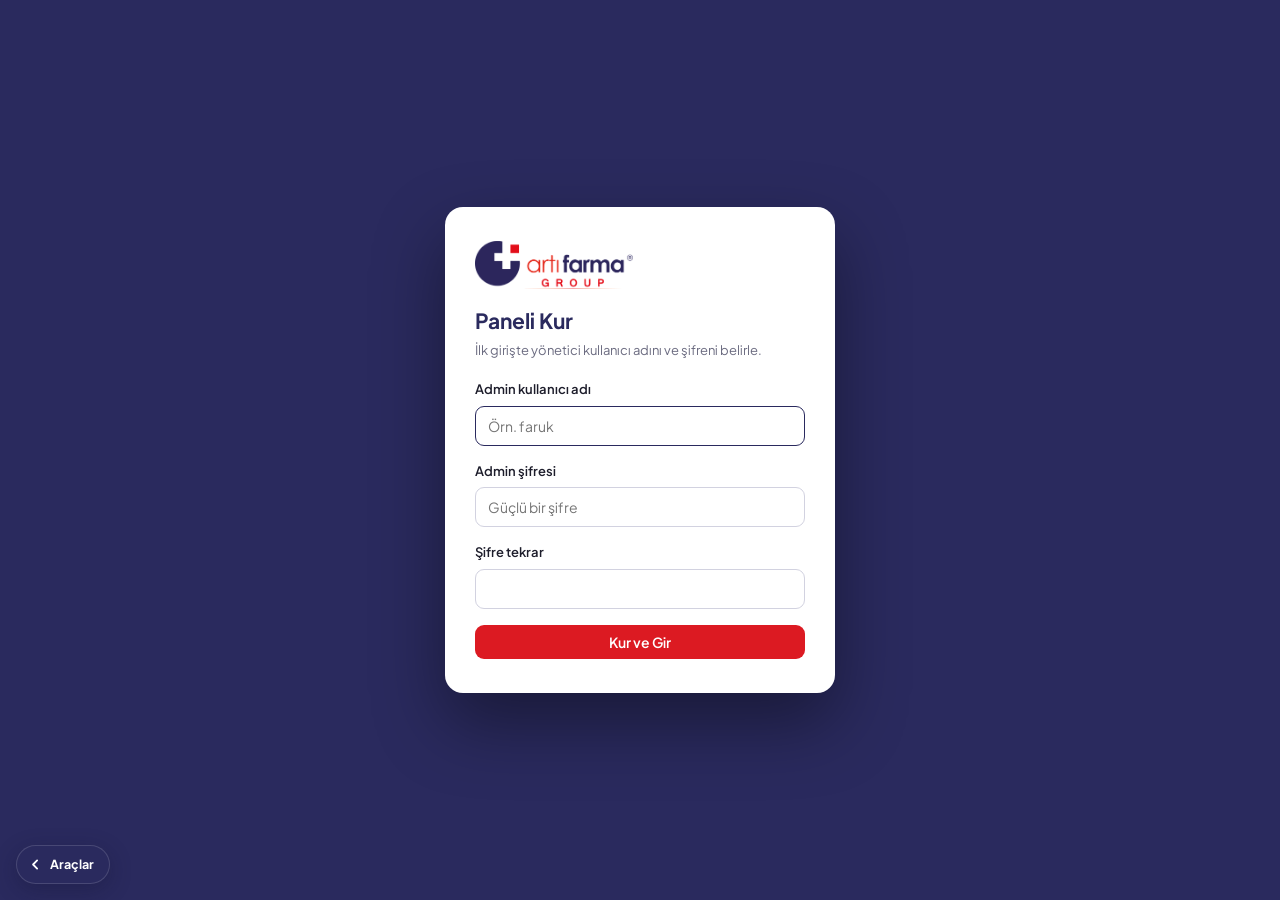
<file: swot.html>
<!DOCTYPE html>
<html lang="tr">
<head>
<meta charset="UTF-8">
<meta name="viewport" content="width=device-width, initial-scale=1.0">
<title>Artıfarma · 360° SWOT Tanı Paneli</title>
<link rel="preconnect" href="https://fonts.googleapis.com">
<link rel="preconnect" href="https://fonts.gstatic.com" crossorigin>
<link href="https://fonts.googleapis.com/css2?family=Plus+Jakarta+Sans:wght@400;500;600;700;800&display=swap" rel="stylesheet">
<style>
  :root{
    --navy:#2A2A5E;--navy-700:#22224d;--navy-900:#16162f;
    --red:#DC1A22;--red-700:#b71219;
    --ink:#1d1d2b;--muted:#6b6b80;--line:#e6e6ee;--line-strong:#d2d2e0;
    --bg:#f5f5f9;--card:#fff;--soft:#f0f0f6;
    --ok:#1f8a52;--ok-bg:#e7f4ec;--warn:#b8860b;--warn-bg:#fbf3e0;
    --s:#1f8a52;--w:#DC1A22;--o:#2A6FDC;--t:#b35a00;
    --radius:14px;--radius-sm:9px;
    --shadow:0 1px 2px rgba(22,22,47,.04),0 8px 24px rgba(22,22,47,.06);
    --font:'Plus Jakarta Sans',system-ui,-apple-system,sans-serif;
  }
  *{box-sizing:border-box;margin:0;padding:0}
  body{font-family:var(--font);background:var(--bg);color:var(--ink);line-height:1.5;-webkit-font-smoothing:antialiased}
  .wrap{max-width:1080px;margin:0 auto;padding:0 20px}
  header.top{background:var(--navy);color:#fff;position:sticky;top:0;z-index:50;border-bottom:3px solid var(--red)}
  .top-inner{display:flex;align-items:center;gap:14px;height:62px}
  .logo{display:flex;align-items:center;gap:10px;font-weight:800;font-size:18px;letter-spacing:-.01em;cursor:pointer}
  .logo .mark{width:30px;height:30px;border-radius:8px;background:var(--red);display:grid;place-items:center;font-size:15px;font-weight:800}
  .logo small{display:block;font-size:10px;font-weight:600;letter-spacing:.14em;color:#b9b9d6;text-transform:uppercase;margin-top:1px}
  .top-spacer{flex:1}
  .top-nav{display:flex;gap:6px;align-items:center}
  .top-nav button{background:transparent;border:none;color:#c2c2df;font-family:var(--font);font-weight:600;font-size:13px;padding:8px 12px;border-radius:7px;cursor:pointer}
  .top-nav button:hover,.top-nav button.active{background:rgba(255,255,255,.1);color:#fff}
  .whoami{font-size:12px;color:#b9b9d6;border-left:1px solid rgba(255,255,255,.2);padding-left:12px}
  .whoami b{color:#fff;display:block;font-size:13px}
  .btn{font-family:var(--font);font-weight:600;font-size:14px;border:none;border-radius:var(--radius-sm);padding:10px 16px;cursor:pointer;transition:.15s;display:inline-flex;align-items:center;gap:7px;line-height:1}
  .btn:focus-visible{outline:2px solid var(--red);outline-offset:2px}
  .btn-primary{background:var(--red);color:#fff}.btn-primary:hover{background:var(--red-700)}
  .btn-navy{background:var(--navy);color:#fff}.btn-navy:hover{background:var(--navy-700)}
  .btn-ghost{background:var(--soft);color:var(--navy)}.btn-ghost:hover{background:#e6e6f0}
  .btn-line{background:#fff;color:var(--navy);border:1.5px solid var(--line-strong)}.btn-line:hover{border-color:var(--navy)}
  .btn-sm{padding:7px 12px;font-size:13px}
  .btn:disabled{opacity:.5;cursor:not-allowed}
  main{padding:30px 0 80px}
  .page-head{display:flex;align-items:flex-end;justify-content:space-between;gap:16px;margin-bottom:22px;flex-wrap:wrap}
  .page-head h1{font-size:25px;font-weight:800;letter-spacing:-.02em;color:var(--navy)}
  .page-head p{color:var(--muted);font-size:14px;margin-top:4px;max-width:600px}
  .eyebrow{font-size:11px;font-weight:700;letter-spacing:.16em;text-transform:uppercase;color:var(--red);margin-bottom:6px}
  .grid{display:grid;gap:16px}.grid-cards{grid-template-columns:repeat(auto-fill,minmax(280px,1fr))}
  .card{background:var(--card);border:1px solid var(--line);border-radius:var(--radius);box-shadow:var(--shadow)}
  .ph-card{padding:20px;cursor:pointer;transition:.15s;position:relative;overflow:hidden}
  .ph-card:hover{border-color:var(--navy);transform:translateY(-2px)}
  .ph-card .accent{position:absolute;top:0;left:0;width:4px;height:100%;background:var(--navy)}
  .ph-card h3{font-size:17px;font-weight:700;color:var(--navy);margin-bottom:3px}
  .ph-card .loc{font-size:13px;color:var(--muted);margin-bottom:6px}
  .ph-card .code{font-size:11px;font-weight:700;color:var(--red);letter-spacing:.05em;margin-bottom:14px}
  .ph-card .stats{display:flex;gap:18px;border-top:1px solid var(--line);padding-top:13px}
  .ph-card .stat b{display:block;font-size:18px;font-weight:800}.ph-card .stat span{font-size:11px;color:var(--muted);font-weight:500}
  .empty{text-align:center;padding:70px 20px;border:2px dashed var(--line-strong);border-radius:var(--radius);background:#fafafd}
  .empty .ico{width:54px;height:54px;border-radius:14px;background:var(--soft);display:grid;place-items:center;margin:0 auto 16px;font-size:24px}
  .empty h3{font-size:18px;color:var(--navy);margin-bottom:6px}
  .empty p{color:var(--muted);font-size:14px;max-width:420px;margin:0 auto 18px}
  .section{margin-bottom:26px}
  .section-head{display:flex;align-items:center;justify-content:space-between;gap:12px;margin-bottom:13px;flex-wrap:wrap}
  .section-head h2{font-size:15px;font-weight:700;color:var(--navy);display:flex;align-items:center;gap:9px}
  .section-head h2 .dot{width:8px;height:8px;border-radius:50%;background:var(--red)}
  .info-row{display:flex;gap:14px;flex-wrap:wrap}
  .info-box{flex:1;min-width:180px;background:var(--card);border:1px solid var(--line);border-radius:var(--radius-sm);padding:14px 16px}
  .info-box label{font-size:11px;font-weight:700;letter-spacing:.05em;text-transform:uppercase;color:var(--muted);display:block;margin-bottom:3px}
  .info-box .v{font-size:15px;font-weight:600}
  .info-box .v.code{color:var(--red);letter-spacing:.04em}
  .person-row{display:flex;align-items:center;gap:14px;background:var(--card);border:1px solid var(--line);border-radius:var(--radius-sm);padding:13px 16px;margin-bottom:9px;flex-wrap:wrap}
  .avatar{width:40px;height:40px;border-radius:10px;display:grid;place-items:center;font-weight:800;color:#fff;font-size:14px;flex-shrink:0;background:var(--navy)}
  .person-row .who{flex:1;min-width:140px}
  .person-row .who b{font-size:15px;display:block}.person-row .who span{font-size:12px;color:var(--muted)}
  .pwbox{font-size:12px;background:var(--soft);border-radius:7px;padding:5px 9px;font-weight:700;color:var(--navy);letter-spacing:.04em}
  .progress{height:7px;background:var(--soft);border-radius:20px;overflow:hidden;margin-top:12px}
  .progress>i{display:block;height:100%;background:var(--ok);border-radius:20px;transition:width .3s}
  .tag{font-size:11px;font-weight:700;padding:3px 9px;border-radius:30px;white-space:nowrap}
  .tag-done{background:var(--ok-bg);color:var(--ok)}.tag-todo{background:var(--soft);color:var(--muted)}.tag-part{background:var(--warn-bg);color:var(--warn)}
  .row-actions{display:flex;gap:7px;flex-shrink:0;flex-wrap:wrap;justify-content:flex-end}
  .overlay{position:fixed;inset:0;background:rgba(22,22,47,.55);z-index:100;display:none;align-items:flex-start;justify-content:center;padding:30px 16px;overflow-y:auto}
  .overlay.open{display:flex}
  .modal{background:#fff;border-radius:var(--radius);width:100%;max-width:560px;box-shadow:0 24px 60px rgba(0,0,0,.3);animation:pop .18s ease}
  .modal.wide{max-width:780px}
  @keyframes pop{from{opacity:0;transform:translateY(10px)}to{opacity:1;transform:none}}
  .modal-head{padding:20px 24px;border-bottom:1px solid var(--line);display:flex;align-items:center;justify-content:space-between}
  .modal-head h3{font-size:18px;font-weight:700;color:var(--navy)}
  .modal-head .x{background:var(--soft);border:none;width:32px;height:32px;border-radius:8px;cursor:pointer;font-size:18px;color:var(--muted)}
  .modal-body{padding:22px 24px;max-height:66vh;overflow-y:auto}
  .modal-foot{padding:16px 24px;border-top:1px solid var(--line);display:flex;justify-content:flex-end;gap:10px;background:#fafafd;border-radius:0 0 var(--radius) var(--radius)}
  .field{margin-bottom:16px}
  .field label{display:block;font-size:13px;font-weight:600;margin-bottom:6px}
  .field input,.field textarea,.field select{width:100%;font-family:var(--font);font-size:14px;padding:10px 12px;border:1.5px solid var(--line-strong);border-radius:var(--radius-sm);color:var(--ink);background:#fff}
  .field input:focus,.field textarea:focus,.field select:focus{outline:none;border-color:var(--navy)}
  .field textarea{resize:vertical;min-height:70px}
  .checks{display:grid;gap:8px;max-height:230px;overflow-y:auto}
  .checks label{display:flex;align-items:center;gap:10px;padding:9px 12px;border:1.5px solid var(--line);border-radius:var(--radius-sm);cursor:pointer;font-size:14px}
  .checks label:hover{border-color:var(--navy)}.checks input{width:auto}
  .dim{border:1px solid var(--line);border-radius:var(--radius-sm);margin-bottom:14px;overflow:hidden}
  .dim-head{background:var(--soft);padding:11px 15px;font-size:13px;font-weight:700;color:var(--navy)}
  .dim-head.fb{background:var(--navy);color:#fff}
  .q{padding:12px 15px;border-top:1px solid var(--line)}.q:first-of-type{border-top:none}
  .q-text{font-size:13.5px;margin-bottom:9px;font-weight:500}
  .scale-grp{display:flex;align-items:center;gap:14px;flex-wrap:wrap}
  .scale-grp .lbl{font-size:11px;font-weight:700;color:var(--muted);width:78px;flex-shrink:0;text-transform:uppercase;letter-spacing:.04em}
  .likert{display:flex;gap:5px}
  .likert button{width:34px;height:34px;border:1.5px solid var(--line-strong);background:#fff;border-radius:8px;font-weight:700;font-size:13px;cursor:pointer;color:var(--muted)}
  .likert button.on{color:#fff;background:var(--navy);border-color:var(--navy)}
  .peer-block{border:1px solid var(--line);border-radius:var(--radius-sm);padding:12px 15px;margin-bottom:10px}
  .peer-block .ph{font-size:13px;font-weight:700;color:var(--navy);margin-bottom:9px;display:flex;align-items:center;gap:8px}
  .peer-block .ph .av{width:26px;height:26px;border-radius:7px;color:#fff;display:grid;place-items:center;font-size:11px;font-weight:800}
  /* question bank rows */
  .qbank-tabs{display:flex;gap:6px;flex-wrap:wrap;margin-bottom:18px}
  .qbank-tabs button{padding:8px 13px;font-size:13px;font-weight:600;border:1.5px solid var(--line);background:#fff;border-radius:30px;cursor:pointer;color:var(--muted)}
  .qbank-tabs button.active{background:var(--navy);color:#fff;border-color:var(--navy)}
  .qb-group{font-size:12px;font-weight:700;text-transform:uppercase;letter-spacing:.06em;color:var(--red);margin:18px 0 8px}
  .qb-row{display:flex;align-items:center;gap:12px;background:#fff;border:1px solid var(--line);border-radius:var(--radius-sm);padding:11px 14px;margin-bottom:7px}
  .qb-row.hidden{opacity:.5;background:#fafafd}
  .qb-row .qt{flex:1;font-size:13.5px}
  .qb-row .typ{font-size:10px;font-weight:700;padding:2px 7px;border-radius:20px;background:var(--soft);color:var(--muted);text-transform:uppercase}
  .aud{display:flex;gap:3px;flex-wrap:wrap;max-width:130px;justify-content:flex-end}
  .aud-badge{font-size:9px;font-weight:800;color:#fff;padding:2px 5px;border-radius:5px;letter-spacing:.02em}
  .iconbtn{background:var(--soft);border:none;width:32px;height:32px;border-radius:8px;cursor:pointer;font-size:15px;color:var(--navy)}
  .iconbtn:hover{background:#e6e6f0}
  /* swot */
  .swot-grid{display:grid;grid-template-columns:1fr 1fr;gap:14px;margin-bottom:16px}
  .quad{border:1px solid var(--line);border-radius:var(--radius-sm);padding:16px 18px;background:#fff}
  .quad h4{font-size:13px;font-weight:800;letter-spacing:.04em;text-transform:uppercase;margin-bottom:11px;display:flex;align-items:center;gap:8px}
  .quad h4 .b{width:22px;height:22px;border-radius:6px;display:grid;place-items:center;color:#fff;font-size:12px}
  .quad.s{border-top:3px solid var(--s)}.quad.s h4{color:var(--s)}.quad.s .b{background:var(--s)}
  .quad.w{border-top:3px solid var(--w)}.quad.w h4{color:var(--w)}.quad.w .b{background:var(--w)}
  .quad.o{border-top:3px solid var(--o)}.quad.o h4{color:var(--o)}.quad.o .b{background:var(--o)}
  .quad.t{border-top:3px solid var(--t)}.quad.t h4{color:var(--t)}.quad.t .b{background:var(--t)}
  .quad ul{list-style:none}
  .quad li{font-size:13.5px;padding:6px 0 6px 16px;position:relative;border-top:1px dashed var(--line)}
  .quad li:first-child{border-top:none}
  .quad li:before{content:"";position:absolute;left:2px;top:13px;width:5px;height:5px;border-radius:50%;background:currentColor;opacity:.5}
  .insight{background:var(--navy);color:#fff;border-radius:var(--radius-sm);padding:18px 20px;margin-bottom:14px}
  .insight h4{font-size:13px;font-weight:800;letter-spacing:.04em;text-transform:uppercase;color:#fff;margin-bottom:10px;display:flex;gap:8px;align-items:center}
  .insight h4 .b{background:var(--red);width:22px;height:22px;border-radius:6px;display:grid;place-items:center;font-size:12px}
  .insight ul{list-style:none}
  .insight li{font-size:13.5px;padding:6px 0 6px 16px;position:relative;border-top:1px solid rgba(255,255,255,.12);color:#e4e4f2}
  .insight li:first-child{border-top:none}
  .insight li:before{content:"›";position:absolute;left:0;color:var(--red);font-weight:800}
  .swot-tabs{display:flex;gap:8px;flex-wrap:wrap;margin-bottom:20px;border-bottom:1px solid var(--line)}
  .swot-tab{padding:10px 16px;font-size:13px;font-weight:600;color:var(--muted);background:none;border:none;border-bottom:3px solid transparent;cursor:pointer;margin-bottom:-1px}
  .swot-tab.active{color:var(--navy);border-color:var(--red)}
  .report-block{margin-bottom:30px}
  .report-block .rb-title{font-size:18px;font-weight:800;color:var(--navy);margin-bottom:3px}
  .report-block .rb-sub{font-size:12px;color:var(--muted);margin-bottom:14px;text-transform:uppercase;letter-spacing:.05em;font-weight:600}
  .toast{position:fixed;bottom:24px;left:50%;transform:translateX(-50%);background:var(--navy-900);color:#fff;padding:13px 22px;border-radius:30px;font-size:14px;font-weight:600;z-index:200;box-shadow:0 8px 24px rgba(0,0,0,.25);display:none}
  .toast.show{display:block;animation:pop .2s}
  .loadbox{text-align:center;padding:50px 20px}
  .spinner{width:38px;height:38px;border:3px solid var(--line);border-top-color:var(--red);border-radius:50%;animation:spin .8s linear infinite;margin:0 auto 16px}
  @keyframes spin{to{transform:rotate(360deg)}}
  .loadbox p{color:var(--muted);font-size:14px}
  .banner{background:var(--warn-bg);border:1px solid #ecd9a6;border-radius:var(--radius-sm);padding:12px 16px;font-size:13px;color:#7a5c00;margin-bottom:18px;display:flex;gap:10px}
  .banner.err{background:#fde8e8;border-color:#f3b4b4;color:#a01217}
  .banner.ok{background:var(--ok-bg);border-color:#bfe3cd;color:#176b40}
  .meta-line{font-size:12px;color:var(--muted);margin-top:8px}
  /* login */
  .login-screen{min-height:100vh;display:grid;place-items:center;background:var(--navy);padding:20px}
  .login-card{background:#fff;border-radius:18px;padding:34px 30px;width:100%;max-width:390px;box-shadow:0 30px 70px rgba(0,0,0,.4)}
  .logochip{background:#fff;border-radius:8px;padding:5px 10px;display:inline-flex;align-items:center;height:38px}
  .logochip img{height:24px;width:auto;display:block}
  .navsub{font-size:10px;font-weight:700;letter-spacing:.14em;color:#b9b9d6;text-transform:uppercase}
  .login-logo{height:48px;width:auto;display:block;margin-bottom:16px}
  .staff-logochip{background:#fff;border-radius:8px;padding:4px 9px;display:inline-flex;align-items:center;height:34px}
  .staff-logochip img{height:22px;width:auto;display:block}
  .login-card .mark{width:46px;height:46px;border-radius:12px;background:var(--red);color:#fff;display:grid;place-items:center;font-size:22px;font-weight:800;margin-bottom:18px}
  .login-card h2{font-size:21px;color:var(--navy);margin-bottom:4px}
  .login-card p{font-size:13px;color:var(--muted);margin-bottom:20px}
  .login-toggle{display:flex;gap:6px;background:var(--soft);padding:5px;border-radius:10px;margin-bottom:20px}
  .login-toggle button{flex:1;border:none;background:transparent;font-family:var(--font);font-weight:600;font-size:13px;padding:9px;border-radius:7px;cursor:pointer;color:var(--muted)}
  .login-toggle button.active{background:#fff;color:var(--navy);box-shadow:0 1px 3px rgba(0,0,0,.1)}
  /* staff thank you */
  .staff-wrap{max-width:760px;margin:0 auto;padding:24px 20px 80px}
  .staff-top{background:var(--navy);color:#fff;padding:18px 20px;border-radius:0 0 16px 16px;margin-bottom:24px;display:flex;align-items:center;gap:12px}
  .staff-top .mark{width:34px;height:34px;border-radius:9px;background:var(--red);display:grid;place-items:center;font-weight:800}
  .staff-top b{font-size:16px}.staff-top span{font-size:12px;color:#b9b9d6;display:block}
  .thanks{text-align:center;padding:70px 20px}
  .thanks .big{font-size:48px;margin-bottom:14px}
  .thanks h2{color:var(--navy);font-size:24px;margin-bottom:8px}
  .thanks p{color:var(--muted);max-width:420px;margin:0 auto 20px}
  @media (max-width:640px){.swot-grid{grid-template-columns:1fr}.page-head h1{font-size:21px}.scale-grp .lbl{width:100%}.top-nav button{padding:8px}}
  @media print{header.top,.staff-top,.swot-tabs,.no-print,.btn{display:none!important}body{background:#fff}main,.staff-wrap{padding:0}.report-block{page-break-inside:avoid}.print-cover{display:block!important}}
  .print-cover{display:none;border-bottom:4px solid var(--navy);padding-bottom:18px;margin-bottom:26px}
  .print-cover .pl{font-size:12px;letter-spacing:.18em;text-transform:uppercase;color:var(--red);font-weight:700}
  .print-cover h1{font-size:28px;color:var(--navy);margin:4px 0}
  .print-cover .mt{font-size:13px;color:var(--muted)}
</style>
<meta name="robots" content="noindex, nofollow">
<link rel="icon" href="assets/logo.png">
<script src="assets/core.js"></script>
</head>
<body>
<div id="root"></div>
<div class="overlay" id="overlay"><div class="modal" id="modal"></div></div>
<div class="overlay" id="confirm-overlay" style="z-index:150"><div class="modal" id="confirm-box" style="max-width:430px">
  <div class="modal-head"><h3 id="confirm-title">Onay</h3></div>
  <div class="modal-body"><p id="confirm-msg" style="font-size:15px;line-height:1.55"></p></div>
  <div class="modal-foot"><button class="btn btn-line" id="confirm-cancel">Vazgeç</button><button class="btn btn-primary" id="confirm-ok">Evet</button></div>
</div></div>
<div class="toast" id="toast"></div>
<script>
const LOGO="assets/logo.png";
/* =========================================================
   ARTIFARMA 360° SWOT TANI PANELİ — v3
   Bireysel giriş (Eczane ID + kişi şifresi) · tam gizlilik
   Merkezî düzenlenebilir soru bankası · eczaneye özel PDF rapor
   ========================================================= */

const ROLES={
  eczaci:{label:"Eczacı",color:"#2A2A5E"},
  ikinci_eczaci:{label:"İkinci Eczacı",color:"#3a3a72"},
  yardimci_eczaci:{label:"Yardımcı Eczacı",color:"#484886"},
  teknisyen:{label:"Eczane Teknisyeni",color:"#DC1A22"},
  dermokozmetik:{label:"Dermokozmetik Uzmanı",color:"#b35a00"},
  cirak:{label:"Çırak",color:"#6b6b80"},
};
const ROLE_KEYS=Object.keys(ROLES);

/* ---------- VARSAYILAN SORU BANKASI ---------- */
const BANK_VERSION=3;
function defaultBank(){
  const Q=(group,text,type)=>({id:uid(),group,text,type:type||"scale",hidden:false});
  return {
    eczaci:[
      Q("Liderlik & Yönetim","Eczanenizin en önemli hedefi nedir?","open"),
      Q("Liderlik & Yönetim","Ekibiniz bu hedefi biliyor mu?"),
      Q("Liderlik & Yönetim","Çalışanlarınıza görev verirken yazılı sistem kullanıyor musunuz?"),
      Q("Liderlik & Yönetim","Verdiğiniz görevlerin takibini nasıl yapıyorsunuz?","open"),
      Q("Liderlik & Yönetim","İşler size sorulmadan ilerleyebiliyor mu?"),
      Q("Liderlik & Yönetim","Siz olmadığınızda eczane aynı düzenle çalışabilir mi?"),
      Q("Liderlik & Yönetim","Son bir yılda ekibinizde hangi gelişimleri sağladınız?","open"),
      Q("Liderlik & Yönetim","Çalışanlarınıza düzenli geri bildirim veriyor musunuz?"),
      Q("Liderlik & Yönetim","Haftalık ekip toplantıları yapıyor musunuz?"),
      Q("Liderlik & Yönetim","Performansı nasıl ölçüyorsunuz?","open"),
      Q("Liderlik & Yönetim","En çok zamanınızı alan işler nelerdir?","open"),
      Q("Liderlik & Yönetim","Operasyondan çıkıp stratejiye yeterince zaman ayırabiliyor musunuz?"),
      Q("Mesleki Yetkinlik","Kendinizi hangi alanlarda güçlü görüyorsunuz?","open"),
      Q("Mesleki Yetkinlik","En son hangi mesleki eğitime katıldınız?","open"),
      Q("Mesleki Yetkinlik","OTC danışmanlığında kendinizi nasıl değerlendirirsiniz?"),
      Q("Mesleki Yetkinlik","Dermokozmetik danışmanlığı yapabiliyor musunuz?"),
      Q("Mesleki Yetkinlik","Takviye ürünlerde ne kadar rahatsınız?"),
      Q("Mesleki Yetkinlik","Hastalar size özellikle danışmanlık için gelir mi?"),
      Q("Mesleki Yetkinlik","Hastalar sizi isminizle tanıyor mu?"),
      Q("İşletmecilik","Aylık ciroyu biliyor musunuz?"),
      Q("İşletmecilik","Net kârlılığı biliyor musunuz?"),
      Q("İşletmecilik","En kârlı kategoriniz hangisi?","open"),
      Q("İşletmecilik","En düşük devir yapan kategori hangisi?","open"),
      Q("İşletmecilik","Miat raporlarını takip ediyor musunuz?"),
      Q("İşletmecilik","Yazılımın raporlarını düzenli inceliyor musunuz?"),
      Q("İşletmecilik","Günlük satış analizlerini kim yapıyor?","open"),
      Q("Finans","Günlük nakit akışını takip ediyor musunuz?"),
      Q("Finans","Aylık bütçe hazırlıyor musunuz?"),
      Q("Finans","Gider hedefleriniz var mı?"),
      Q("Finans","Borç ve alacak dengenizi düzenli izliyor musunuz?"),
      Q("Finans","Karlılığı artırmak için belirlediğiniz KPI'lar var mı?"),
      Q("Dijitalleşme","Yapay zekâyı kullanıyor musunuz?"),
      Q("Dijitalleşme","Google yorumlarını takip ediyor musunuz?"),
      Q("Dijitalleşme","Sosyal medya planınız var mı?"),
      Q("Dijitalleşme","WhatsApp müşteri grubunuz var mı?"),
      Q("Dijitalleşme","Dijital sadakat sisteminiz bulunuyor mu?"),
      Q("Kurumsallaşma","Yazılı görev tanımları var mı?"),
      Q("Kurumsallaşma","İşe başlayan personele oryantasyon uygulanıyor mu?"),
      Q("Kurumsallaşma","Standart operasyon prosedürleriniz (SOP) var mı?"),
      Q("Kurumsallaşma","Çalışan el kitabınız bulunuyor mu?"),
      Q("Kurumsallaşma","Eczanenin yazılı kuralları var mı?"),
      Q("Gelecek Vizyonu","Beş yıl sonra eczanenizi nerede görüyorsunuz?","open"),
      Q("Gelecek Vizyonu","Yeni sağlık hizmetleri sunmayı düşünüyor musunuz?"),
      Q("Gelecek Vizyonu","Teknoloji yatırımı planlıyor musunuz?"),
      Q("Gelecek Vizyonu","Kendi markanızı oluşturmayı düşünüyor musunuz?"),
    ],
    ikinci_eczaci:[
      Q("Liderlik","Ekip sizi lider olarak görüyor mu?"),
      Q("Liderlik","Karar alma sürecine katılıyor musunuz?"),
      Q("Liderlik","İş dağılımında aktif rol alıyor musunuz?"),
      Q("Liderlik","Sorun yaşandığında ilk size mi gelinir?"),
      Q("Mesleki","Güncel tedavi rehberlerini takip ediyor musunuz?"),
      Q("Mesleki","OTC danışmanlığı konusunda kendinizi nasıl değerlendirirsiniz?"),
      Q("Mesleki","Dermokozmetik danışmanlığı yapıyor musunuz?"),
      Q("Mesleki","Takviye ürün bilgileriniz yeterli mi?"),
      Q("Operasyon","Sipariş yönetiminde görev alıyor musunuz?"),
      Q("Operasyon","Raf düzenini kontrol ediyor musunuz?"),
      Q("Operasyon","Miat kontrollerini yapıyor musunuz?"),
      Q("Operasyon","Stok analizlerini inceliyor musunuz?"),
      Q("Takım Çalışması","Ekibe eğitim veriyor musunuz?"),
      Q("Takım Çalışması","Yeni başlayan personele destek oluyor musunuz?"),
      Q("Takım Çalışması","Çatışmaları çözebiliyor musunuz?"),
    ],
    yardimci_eczaci:[
      Q("Liderlik","Ekip sizi lider olarak görüyor mu?"),
      Q("Liderlik","Karar alma sürecine katılıyor musunuz?"),
      Q("Liderlik","İş dağılımında aktif rol alıyor musunuz?"),
      Q("Liderlik","Sorun yaşandığında ilk size mi gelinir?"),
      Q("Mesleki","Güncel tedavi rehberlerini takip ediyor musunuz?"),
      Q("Mesleki","OTC danışmanlığı konusunda kendinizi nasıl değerlendirirsiniz?"),
      Q("Mesleki","Dermokozmetik danışmanlığı yapıyor musunuz?"),
      Q("Mesleki","Takviye ürün bilgileriniz yeterli mi?"),
      Q("Operasyon","Sipariş yönetiminde görev alıyor musunuz?"),
      Q("Operasyon","Raf düzenini kontrol ediyor musunuz?"),
      Q("Operasyon","Miat kontrollerini yapıyor musunuz?"),
      Q("Operasyon","Stok analizlerini inceliyor musunuz?"),
      Q("Takım Çalışması","Ekibe eğitim veriyor musunuz?"),
      Q("Takım Çalışması","Yeni başlayan personele destek oluyor musunuz?"),
      Q("Takım Çalışması","Çatışmaları çözebiliyor musunuz?"),
    ],
    teknisyen:[
      Q("Kişisel","Kendinizi bu meslekte nerede görüyorsunuz?","open"),
      Q("Kişisel","En güçlü yönünüz nedir?","open"),
      Q("Kişisel","En geliştirmek istediğiniz yönünüz nedir?","open"),
      Q("Kişisel","Eğitimlere katılmayı sever misiniz?"),
      Q("Mesleki","OTC ürün önerirken rahat mısınız?"),
      Q("Mesleki","Dermokozmetik bilgileriniz yeterli mi?"),
      Q("Mesleki","Takviye ürün öneriyor musunuz?"),
      Q("Mesleki","En güçlü olduğunuz kategori hangisi?","open"),
      Q("Operasyon","Sipariş hazırlıyor musunuz?"),
      Q("Operasyon","Raf düzeniyle ilgileniyor musunuz?"),
      Q("Operasyon","Miat kontrolü yapıyor musunuz?"),
      Q("Operasyon","Barkod sistemine hâkim misiniz?"),
      Q("Satış","Tamamlayıcı satış yapıyor musunuz?"),
      Q("Satış","Kampanyaları müşteriye anlatıyor musunuz?"),
      Q("Satış","Ortalama kaç ürün öneriyorsunuz?","open"),
      Q("Satış","En başarılı satışınız neydi?","open"),
      Q("İletişim","Zor müşterilerle nasıl baş ediyorsunuz?","open"),
      Q("İletişim","Hasta sizi tekrar görmek ister mi?"),
      Q("İletişim","Şikâyet durumunda nasıl davranıyorsunuz?","open"),
    ],
    dermokozmetik:[
      Q("Uzmanlık","Cilt analizi yapabiliyor musunuz?"),
      Q("Uzmanlık","Marka eğitimlerine katılıyor musunuz?"),
      Q("Uzmanlık","En güçlü olduğunuz marka hangisi?","open"),
      Q("Uzmanlık","En zorlandığınız kategori hangisi?","open"),
      Q("Satış","Günlük danışan sayınız kaç?","open"),
      Q("Satış","Ortalama sepet tutarınız nedir?","open"),
      Q("Satış","Çapraz satış yapıyor musunuz?"),
      Q("Satış","Müşteri takibi yapıyor musunuz?"),
      Q("İletişim","Danışan sizi tekrar tercih ediyor mu?"),
      Q("İletişim","Sadık müşteri oluşturabiliyor musunuz?"),
      Q("İletişim","Şikâyet yönetiminde rahat mısınız?"),
      Q("Gelişim","Sosyal medyada içerik üretiyor musunuz?"),
      Q("Gelişim","Eğitim veriyor musunuz?"),
      Q("Gelişim","Yeni ürünleri takip ediyor musunuz?"),
    ],
    cirak:[
      Q("Öğrenme","Bu mesleği neden seçtiniz?","open"),
      Q("Öğrenme","Öğrenmeye istekli misiniz?"),
      Q("Öğrenme","Size verilen görevleri not alıyor musunuz?"),
      Q("Öğrenme","Hata yaptığınızda nasıl hissediyorsunuz?","open"),
      Q("Disiplin","İşe zamanında gelir misiniz?"),
      Q("Disiplin","Günlük görevlerinizi takip ediyor musunuz?"),
      Q("Disiplin","Sorumluluk almaktan çekinir misiniz?"),
      Q("İletişim","Hastalarla iletişim kurabiliyor musunuz?"),
      Q("İletişim","Ekip arkadaşlarınızla ilişkiniz nasıl?"),
      Q("Gelişim","Son bir ayda ne öğrendiniz?","open"),
      Q("Gelişim","Hangi konuda eğitim almak istersiniz?","open"),
    ],
    ortak:[
      Q("Eczanenin Vizyonu","Eczanenin hedeflerini biliyor musunuz?"),
      Q("Eczanenin Vizyonu","Bu hedefler size anlatıldı mı?"),
      Q("Eczanenin Vizyonu","Eczanenin en güçlü yönü sizce nedir?","open"),
      Q("Eczanenin Vizyonu","En zayıf yönü nedir?","open"),
      Q("Eczanenin Vizyonu","Eczanenin sizi diğer eczanelerden ayıran özelliği nedir?","open"),
      Q("Ekip","Görevler net mi?"),
      Q("Ekip","Kim ne yapacağını biliyor mu?"),
      Q("Ekip","Görevler yazılı mı?"),
      Q("Ekip","Birbirinizin işine müdahale oluyor mu?"),
      Q("Ekip","Yardımlaşma yeterli mi?"),
      Q("Ekip","İletişim güçlü mü?"),
      Q("Ekip","Ekip içinde çatışmalar yaşanıyor mu?"),
      Q("Kurallar","Eczanenin yazılı kuralları var mı?"),
      Q("Kurallar","Bu kurallara herkes uyuyor mu?"),
      Q("Kurallar","Kurallara uymayanlara ne oluyor?","open"),
      Q("Kurallar","Yeni başlayanlara kurallar anlatılıyor mu?"),
      Q("Operasyon","İşler zamanında tamamlanıyor mu?"),
      Q("Operasyon","Açılış-kapanış kontrol listesi var mı?"),
      Q("Operasyon","Sipariş süreci düzenli mi?"),
      Q("Operasyon","Miat kontrolleri yapılıyor mu?"),
      Q("Operasyon","Eksik ürünler takip ediliyor mu?"),
      Q("Operasyon","Stok sayımı düzenli yapılıyor mu?"),
      Q("Hasta Deneyimi","Hastalar bekliyor mu?"),
      Q("Hasta Deneyimi","Şikâyetler nasıl çözülüyor?","open"),
      Q("Hasta Deneyimi","Hastalar sizi tekrar tercih ediyor mu?"),
      Q("Hasta Deneyimi","Sizi tavsiye ediyorlar mı?"),
      Q("Hasta Deneyimi","Hasta kayıtları tutuluyor mu?"),
      Q("Hasta Deneyimi","Sadakat uygulaması var mı?"),
      Q("Satış","Tamamlayıcı satış yapılıyor mu?"),
      Q("Satış","Kampanyalar anlatılıyor mu?"),
      Q("Satış","Kategori hedefleri var mı?"),
      Q("Satış","Hedefler takip ediliyor mu?"),
      Q("Satış","Sepet ortalaması takip ediliyor mu?"),
      Q("Teknoloji","Program aktif kullanılıyor mu?"),
      Q("Teknoloji","Raporlar inceleniyor mu?"),
      Q("Teknoloji","Yapay zekâ kullanılıyor mu?"),
      Q("Teknoloji","Google yorumları takip ediliyor mu?"),
      Q("Teknoloji","WhatsApp kullanılıyor mu?"),
      Q("Teknoloji","CRM sistemi var mı?"),
      Q("Eğitim","Son eğitim ne zaman yapıldı?","open"),
      Q("Eğitim","Kim verdi?","open"),
      Q("Eğitim","Faydalı oldu mu?"),
      Q("Eğitim","Eğitimler yeterli mi?"),
      Q("Eğitim","Hangi konuda eğitim almak isterdiniz?","open"),
      Q("Yönetim","Sorun yaşandığında çözüm bulunuyor mu?"),
      Q("Yönetim","Kararlar hızlı alınıyor mu?"),
      Q("Yönetim","Eczacı ulaşılabilir mi?"),
      Q("Yönetim","Fikirleriniz dinleniyor mu?"),
      Q("Yönetim","Kendinizi değerli hissediyor musunuz?"),
      Q("Fiziksel Ortam","Eczanenin düzeni yeterli mi?"),
      Q("Fiziksel Ortam","Depo düzenli mi?"),
      Q("Fiziksel Ortam","Raflar düzenli mi?"),
      Q("Fiziksel Ortam","Ürün bulmak kolay mı?"),
      Q("Fiziksel Ortam","Vitrin yeterince dikkat çekiyor mu?"),
      Q("Fiziksel Ortam","Danışmanlık alanı yeterli mi?"),
      Q("Kurumsal Kültür","Burada çalışmaktan mutlu musunuz?"),
      Q("Kurumsal Kültür","Bu eczaneyi arkadaşınıza önerir misiniz?"),
      Q("Kurumsal Kültür","Kendinizi ekibin parçası hissediyor musunuz?"),
      Q("Kurumsal Kültür","Bu eczane sizce profesyonel yönetiliyor mu?"),
      Q("Gelecek","Önümüzdeki iki yılda eczanenin nasıl olacağını düşünüyorsunuz?","open"),
      Q("Gelecek","En çok hangi konuda gelişmesi gerekiyor?","open"),
      Q("Gelecek","İlk değiştireceğiniz şey ne olurdu?","open"),
    ],
  };
}
function defaultPeerDims(){ return [
  {id:uid(),text:"İşbirliği & uyum",hidden:false},
  {id:uid(),text:"Mesleki katkı & performans",hidden:false},
]; }

/* ---------- STORAGE ---------- */
const SH=true;
const K_CFG="af2_cfg",K_IDX="af2_idx",KPH=id=>"af2_ph_"+id;
async function sget(k){ try{ const r=await window.storage.get(k,SH); return r?JSON.parse(r.value):null; }catch(e){ return null; } }
async function sset(k,v){ try{ await window.storage.set(k,JSON.stringify(v),SH); }catch(e){ toast("Kayıt hatası"); console.error(e); } }
async function loadCfg(){ return await sget(K_CFG); }
async function saveCfg(c){ await sset(K_CFG,c); }
async function loadIndex(){ return (await sget(K_IDX))||[]; }
async function saveIndex(l){ await sset(K_IDX,l); }
async function loadPh(id){ const p=await sget(KPH(id)); return p?ensureDefaults(p):null; }
async function savePh(p){ await sset(KPH(p.id),p); }

/* ---------- HELPERS ---------- */
const uid=()=>Date.now().toString(36)+Math.random().toString(36).slice(2,6);
const $=s=>document.querySelector(s);
const esc=s=>(s==null?"":String(s)).replace(/[&<>"]/g,c=>({"&":"&amp;","<":"&lt;",">":"&gt;",'"':"&quot;"}[c]));
let TT; function toast(m){ const t=$("#toast"); t.textContent=m; t.classList.add("show"); clearTimeout(TT); TT=setTimeout(()=>t.classList.remove("show"),2600); }
function openModal(h,wide){ const m=$("#modal"); m.className="modal"+(wide?" wide":""); m.innerHTML=h; $("#overlay").classList.add("open"); }
function closeModal(){ $("#overlay").classList.remove("open"); }
function uiConfirm(msg, okLabel, danger){
  return new Promise(resolve=>{
    const ov=document.getElementById("confirm-overlay");
    document.getElementById("confirm-msg").textContent=msg;
    const okb=document.getElementById("confirm-ok"); okb.textContent=okLabel||"Evet";
    okb.className="btn "+(danger===false?"btn-navy":"btn-primary");
    const cb=document.getElementById("confirm-cancel");
    ov.classList.add("open");
    const done=v=>{ ov.classList.remove("open"); okb.onclick=null; cb.onclick=null; ov.onclick=null; resolve(v); };
    okb.onclick=()=>done(true);
    cb.onclick=()=>done(false);
    ov.onclick=e=>{ if(e.target===ov) done(false); };
  });
}
$("#overlay").addEventListener("click",e=>{ if(e.target.id==="overlay") closeModal(); });
function initials(n){ return (n||"?").trim().split(/\s+/).slice(0,2).map(w=>w[0]).join("").toUpperCase(); }
function genPass(){ const a="ABCDEFGHJKLMNPRSTUVYZ23456789"; let s=""; for(let i=0;i<6;i++) s+=a[Math.floor(Math.random()*a.length)]; return s; }
function genRecoveryCode(){ const a="ABCDEFGHJKLMNPRSTUVYZ23456789"; let s=""; for(let i=0;i<8;i++){ if(i===4)s+="-"; s+=a[Math.floor(Math.random()*a.length)]; } return s; }
function copyText(id){ const el=document.getElementById(id); if(!el) return; el.focus(); el.select();
  let ok=false; try{ ok=document.execCommand("copy"); }catch(e){}
  if(ok){ toast("Kopyalandı"); return; }
  if(navigator.clipboard){ navigator.clipboard.writeText(el.value).then(()=>toast("Kopyalandı")).catch(()=>toast("Elle kopyala: Ctrl+A, Ctrl+C")); }
  else toast("Elle kopyala: Ctrl+A, Ctrl+C");
}
function downloadFile(filename, text, mime){
  try{
    const blob=new Blob([text],{type:(mime||"text/plain")+";charset=utf-8"});
    const url=URL.createObjectURL(blob);
    const a=document.createElement("a");
    a.href=url; a.download=filename; a.style.display="none";
    document.body.appendChild(a); a.click();
    setTimeout(()=>{ try{document.body.removeChild(a);}catch(e){} URL.revokeObjectURL(url); },1500);
    return true;
  }catch(e){ console.error(e); return false; }
}
function genCode(name){ const base=(name||"ECZ").replace(/[^A-Za-zÇĞİÖŞÜçğıöşü]/g,"").toUpperCase().slice(0,4)||"ECZ"; return base+"-"+Math.floor(1000+Math.random()*9000); }
function ensureDefaults(p){
  if(!p.code) p.code=genCode(p.name);
  (p.people||[]).forEach(pp=>{ if(!pp.pass) pp.pass=genPass(); if(!pp.answers)pp.answers={}; if(!pp.openAnswers)pp.openAnswers={}; if(!pp.peer)pp.peer={}; });
  if(!p.eczaneAnswers)p.eczaneAnswers={}; if(!p.eczaneOpen)p.eczaneOpen={};
  return p;
}
function visibleQs(role){ return (CFG.questionBank[role]||[]).filter(q=>!q.hidden); }
const ROLE_SHORT={eczaci:'EC',ikinci_eczaci:'2E',yardimci_eczaci:'YE',teknisyen:'TK',dermokozmetik:'DK',cirak:'ÇR'};
function audienceOf(q,kit){ return (q.roles&&q.roles.length)?q.roles:[kit]; }
// Bir role sorulan tüm sorular: her rol kitinden, kitlesine o rol dahil edilmiş görünür sorular
function roleQuestions(role){
  const out=[];
  ROLE_KEYS.forEach(kit=>{ (CFG.questionBank[kit]||[]).forEach(q=>{ if(!q.hidden && audienceOf(q,kit).includes(role)) out.push(q); }); });
  return out;
}
function scaleQs(role){ return roleQuestions(role).filter(q=>q.type==="scale"); }
function openQs(role){ return roleQuestions(role).filter(q=>q.type==="open"); }
function visiblePeer(){ return (CFG.peerDims||[]).filter(d=>!d.hidden); }
function staffStatus(person){
  const sc=scaleQs(person.role); if(sc.length===0) return person.submitted?"done":"todo";
  let f=0; sc.forEach(q=>{ if(person.answers[q.id]!=null) f++; });
  if(person.submitted) return "done"; if(f===0) return "todo"; return "part";
}
function personAnsweredOrtak(person){
  const o=(CFG.questionBank.ortak||[]).filter(q=>!q.hidden);
  return o.some(q=>q.type==="open"?(person.openAnswers&&person.openAnswers[q.id]):(person.answers&&person.answers[q.id]!=null));
}
function pharmacyProgress(p){
  const totalP=p.people.length;
  const doneP=p.people.filter(x=>staffStatus(x)==="done").length;
  const ortakAnswered=p.people.filter(x=>personAnsweredOrtak(x)).length;
  return {doneP,totalP,ortakAnswered,pct:totalP>0?Math.round(doneP/totalP*100):0};
}

/* ---------- SESSION ---------- */
let SESSION=null, CFG=null, STATE={view:"list",phId:null};

/* Merkezî kayıt sayfasından gelen eczaneleri kurar. */
async function kuyruguIsle(){
  if(!window.ArtifarmaKurulum) return;
  const bekleyen=ArtifarmaKurulum.bekleyenler('swot');
  if(!bekleyen.length) return;
  const idx=await loadIndex();
  for(const k of bekleyen){
    let varMi=false;
    for(const it of idx){ const e=await sget(KPH(it.id));
      if(e && (e.code||'').toUpperCase()===k.id.toUpperCase()){ varMi=true; break; } }
    if(!varMi){
      const p={id:uid(),code:k.id,name:k.ad,
        info:{location:k.sehir||"",populasyon:""},
        people:[{id:uid(),name:k.eczaci||"Eczacı",role:"eczaci",note:"",pass:k.sifre,
                 answers:{},openAnswers:{},peer:{},submitted:false,swot:null}],
        eczaneAnswers:{},eczaneOpen:{},eczaneSwot:null};
      await savePh(p); idx.push({id:p.id,name:p.name});
    }
    ArtifarmaKurulum.tamamlandi('swot',k.id);
  }
  await saveIndex(idx);
  toast(bekleyen.length+" eczane merkezî kayıttan kuruldu");
}

/* Eczane kodunu ortak kimliğe çeker; ortak şifreyle girebilen bir
   eczacı kaydı yoksa ekler (kişi şifreleri kişiye özel kalır). */
async function kuyruguEsitle(){
  if(!window.ArtifarmaKurulum) return;
  const emirler=ArtifarmaKurulum.bekleyenler("swot","esle");
  if(!emirler.length) return;
  const _sade=x=>(x||'').toLocaleLowerCase('tr-TR').replace(/\s+/g,' ').trim();
  const idx=await loadIndex();
  let sayi=0;
  for(const k of emirler){
    for(const it of idx){
      const p=await loadPh(it.id);
      if(p && _sade(p.name)===_sade(k.ad)){
        p.code=k.id;
        if(!p.people.some(x=>x.pass===k.sifre)){
          const ecz=p.people.find(x=>x.role==="eczaci");
          if(ecz) ecz.pass=k.sifre;
          else p.people.push({id:uid(),name:"Eczacı",role:"eczaci",note:"",pass:k.sifre,
                              answers:{},openAnswers:{},peer:{},submitted:false,swot:null});
        }
        await savePh(p); sayi++; break;
      }
    }
    ArtifarmaKurulum.tamamlandi("swot",k.id);
  }
  if(sayi) toast(sayi+" eczane ortak kimliğe getirildi");
}

async function boot(){
  CFG=await loadCfg();
  if(CFG){ // migrate
    if(!CFG.questionBank){ CFG.questionBank=defaultBank(); await saveCfg(CFG); }
    if(!CFG.peerDims){ CFG.peerDims=defaultPeerDims(); await saveCfg(CFG); }
    if(!CFG.adminUser){ CFG.adminUser="admin"; await saveCfg(CFG); }
  }
  /* Kuyruk, yönetici kurulumundan bağımsız işlenir: eczane kayıtları
     CFG gerektirmez, kurulum bitince listede hazır dururlar. */
/* Merkezden gelen silme emirleri. */
async function kuyruguSil(){
  if(!window.ArtifarmaKurulum) return;
  const emirler=ArtifarmaKurulum.bekleyenler("swot","sil");
  if(!emirler.length) return;
  const _sade=x=>(x||'').toLocaleLowerCase('tr-TR').replace(/\s+/g,' ').trim();
  let idx=await loadIndex(), sayi=0;
  for(const k of emirler){
    const kalan=[];
    for(const it of idx){
      const p=await loadPh(it.id);
      const eslesti=p && ((p.code||"").toUpperCase()===k.id.toUpperCase()||_sade(p.name)===_sade(k.ad));
      if(eslesti){ await sset(KPH(it.id),null); sayi++; } else kalan.push(it);
    }
    idx=kalan;
    ArtifarmaKurulum.tamamlandi("swot",k.id);
  }
  if(sayi){ await saveIndex(idx); toast(sayi+" eczane silindi"); }
}

/* Merkezden gelen arşiv emirleri — eczane listede gizlenir. */
async function kuyruguArsiv(){
  if(!window.ArtifarmaKurulum) return;
  const emirler=ArtifarmaKurulum.bekleyenler("swot","arsiv");
  if(!emirler.length) return;
  const _s=x=>(x||"").toLocaleLowerCase("tr-TR").trim();
  const idx=await loadIndex();
  for(const k of emirler){
    for(const it of idx){
      const p=await loadPh(it.id);
      if(p && ((p.code||"").toUpperCase()===k.id.toUpperCase()||_s(p.name)===_s(k.ad))){
        p.arsiv=!!k.arsivDeger; await savePh(p);
      }
    }
    ArtifarmaKurulum.tamamlandi("swot",k.id);
  }
}

/* Merkezdeki çalışanları bu aracın kişi kayıtlarına yansıtır.
   Şifre merkezden gelir; böylece kişi her araca AYNI şifreyle girer. */
async function merkezCalisanlari(){
  if(!window.ArtifarmaCalisan) return;
  const idx=await loadIndex(); let degisti=0;
  for(const it of idx){
    const p=await loadPh(it.id);
    if(!p || !p.code) continue;
    const merkez=ArtifarmaCalisan.liste(p.code);
    if(!merkez.length) continue;
    let yazilacak=false;
    for(const mc of merkez){
      let kisi=p.people.find(x=>x.merkezId===mc.id)
             || p.people.find(x=>!x.merkezId && (x.name||"").toLocaleLowerCase("tr-TR").trim()
                                 ===(mc.ad||"").toLocaleLowerCase("tr-TR").trim());
      const rol=(window.ArtifarmaPozisyon && ArtifarmaPozisyon.arac(mc.pozisyon,"swot")) || "teknisyen";
      if(!kisi){
        /* Şifre bu eczanede başkasındaysa merkezdeki şifre yenilenir;
           tek kaynak merkez olsun diye çakışmayı orada çözeriz. */
        let sifre=mc.sifre;
        if(p.people.some(x=>x.pass===sifre)) sifre=ArtifarmaCalisan.sifreYenile(mc.id).sifre;
        p.people.push({id:uid(),merkezId:mc.id,name:mc.ad,role:rol,note:"",pass:sifre,
          answers:{},openAnswers:{},peer:{},submitted:false,swot:null});
        yazilacak=true;
      }else{
        if(!kisi.merkezId){ kisi.merkezId=mc.id; yazilacak=true; }
        if(kisi.name!==mc.ad){ kisi.name=mc.ad; yazilacak=true; }
        if(kisi.role!==rol){ kisi.role=rol; yazilacak=true; }
        if(kisi.pass!==mc.sifre && !p.people.some(x=>x.id!==kisi.id && x.pass===mc.sifre)){
          kisi.pass=mc.sifre; yazilacak=true;
        }
      }
    }
    /* Merkezde pasife alınan kişi burada da pasif olur; merkezden
       silinen kişi (merkezId'si artık kütükte yok) buradan da kalkar.
       Elle eklenmiş kişilere (merkezId'siz) dokunulmaz. */
    const merkezIdler = merkez.map(x=>x.id);
    merkez.forEach(mc=>{
      const kisi = p.people.find(x=>x.merkezId===mc.id);
      if(kisi && !!kisi.pasif !== (mc.aktif===false)){ kisi.pasif = (mc.aktif===false); yazilacak=true; }
    });
    const kalan = p.people.filter(x=>!x.merkezId || merkezIdler.indexOf(x.merkezId)>=0);
    if(kalan.length !== p.people.length){ p.people = kalan; yazilacak=true; }

    if(yazilacak){ await savePh(p); degisti++; }
  }
  if(degisti) toast("Merkezî çalışan kayıtları alındı");
}

  await kuyruguIsle();
  await kuyruguEsitle();
  await kuyruguSil();
  await kuyruguArsiv();
  await merkezCalisanlari();
  if(!CFG){ renderSetup(); return; }
  if(!SESSION){ renderLogin(); return; }
  renderShell();
}
boot();

/* ---------- SETUP ---------- */
function renderSetup(){
  $("#root").innerHTML=`<div class="login-screen"><div class="login-card">
    <img src="${LOGO}" alt="Artıfarma Group" class="login-logo"><h2>Paneli Kur</h2>
    <p>İlk girişte yönetici kullanıcı adını ve şifreni belirle.</p>
    <div class="field"><label>Admin kullanıcı adı</label><input id="su_u" placeholder="Örn. faruk"></div>
    <div class="field"><label>Admin şifresi</label><input id="su_p" type="password" placeholder="Güçlü bir şifre"></div>
    <div class="field"><label>Şifre tekrar</label><input id="su_p2" type="password"></div>
    <button class="btn btn-primary" style="width:100%;justify-content:center" onclick="doSetup()">Kur ve Gir</button>
  </div></div>`;
  setTimeout(()=>$("#su_u").focus(),50);
}
async function doSetup(){
  const u=$("#su_u").value.trim();
  const a=$("#su_p").value,b=$("#su_p2").value;
  if(!u){ toast("Kullanıcı adı gerekli"); return; }
  if(a.length<4){ toast("Şifre en az 4 karakter"); return; }
  if(a!==b){ toast("Şifreler eşleşmiyor"); return; }
  const rc=genRecoveryCode();
  CFG={adminUser:u,adminPass:a,consultants:[],questionBank:defaultBank(),peerDims:defaultPeerDims(),bankVersion:BANK_VERSION,recoveryCode:rc};
  await saveCfg(CFG);
  PENDING_LOGIN={role:"admin",id:"admin",name:u};
  renderRecoveryInfo(rc);
}
let PENDING_LOGIN=null;
function renderRecoveryInfo(rc){
  $("#root").innerHTML=`<div class="login-screen"><div class="login-card">
    <img src="${LOGO}" alt="Artıfarma Group" class="login-logo"><h2>Kurtarma Kodun</h2>
    <p>Yönetici şifreni unutursan bu kodla, verilerini kaybetmeden sıfırlarsın. Lütfen güvenli bir yere <b>kaydet</b>. (Ayarlar'dan da görebilirsin.)</p>
    <div class="field"><input id="rc_show" readonly value="${esc(rc)}" style="font-weight:800;letter-spacing:.18em;text-align:center;font-size:19px;color:var(--navy)"></div>
    <button class="btn btn-navy btn-sm" style="width:100%;justify-content:center;margin-bottom:10px" onclick="copyText('rc_show')">📋 Kopyala</button>
    <button class="btn btn-primary" style="width:100%;justify-content:center" onclick="finishRecoveryInfo()">Kaydettim, Devam Et</button>
  </div></div>`;
}
function finishRecoveryInfo(){ if(PENDING_LOGIN){ SESSION=PENDING_LOGIN; PENDING_LOGIN=null; renderShell(); } else renderLogin(); }

/* ---------- LOGIN ---------- */
let LOGIN_TAB="staff";
function renderLogin(){
  $("#root").innerHTML=`<div class="login-screen"><div class="login-card">
    <img src="${LOGO}" alt="Artıfarma Group" class="login-logo"><h2>Artıfarma Paneli</h2>
    <p>Yönetici kendi kullanıcı adı ve şifresiyle, eczane ekibi ise eczane ID'si ve kişisel şifresiyle giriş yapar.</p>
    <div class="login-toggle">
      <button id="t_staff" class="${LOGIN_TAB==='staff'?'active':''}" onclick="setLoginTab('staff')">Eczane Ekibi</button>
      <button id="t_admin" class="${LOGIN_TAB==='admin'?'active':''}" onclick="setLoginTab('admin')">Yönetici / Danışman</button>
    </div>
    <div id="login_fields"></div>
    <button class="btn btn-primary" style="width:100%;justify-content:center" onclick="doLogin()">Giriş Yap</button>
    <div id="lg_err" style="color:var(--red);font-size:13px;margin-top:12px;display:none"></div>
    <div style="text-align:center;margin-top:16px"><a href="#" onclick="renderForgot();return false" style="font-size:13px;color:var(--muted);text-decoration:underline">Yönetici şifremi unuttum</a></div>
  </div></div>`;
  renderLoginFields();
}
function setLoginTab(t){ LOGIN_TAB=t; document.querySelectorAll(".login-toggle button").forEach(b=>b.classList.remove("active")); $("#t_"+t).classList.add("active"); renderLoginFields(); $("#lg_err").style.display="none"; }
function renderLoginFields(){
  if(LOGIN_TAB==="staff"){
    $("#login_fields").innerHTML=`
      <div class="field"><label>Eczane ID</label><input id="lg_code" placeholder="Örn. KARA-4827" style="text-transform:uppercase"></div>
      <div class="field"><label>Kişisel şifren</label><input id="lg_pass" type="password" placeholder="Yöneticinin verdiği şifre"></div>`;
  } else {
    $("#login_fields").innerHTML=`
      <div class="field"><label>Kullanıcı</label><input id="lg_u" placeholder="yönetici veya danışman adı"></div>
      <div class="field"><label>Şifre</label><input id="lg_p" type="password"></div>`;
  }
}
async function doLogin(){
  const err=$("#lg_err"); const fail=m=>{ err.style.display="block"; err.textContent=m; };
  if(LOGIN_TAB==="admin"){
    const u=$("#lg_u").value.trim().toLowerCase(),p=$("#lg_p").value;
    const au=(CFG.adminUser||"admin").toLowerCase();
    if(u===au&&p===CFG.adminPass){ SESSION={role:"admin",id:"admin",name:CFG.adminUser||"Yönetici"}; return renderShell(); }
    const c=(CFG.consultants||[]).find(x=>x.name.toLowerCase()===u||(x.email||"").toLowerCase()===u);
    if(c&&c.pass===p){ SESSION={role:"consultant",id:c.id,name:c.name}; return renderShell(); }
    return fail("Kullanıcı adı veya şifre hatalı.");
  } else {
    const code=$("#lg_code").value.trim().toUpperCase(), pass=$("#lg_pass").value.trim();
    const idx=await loadIndex();
    for(const it of idx){
      const p=await loadPh(it.id);
      if(p && (p.code||"").toUpperCase()===code){
        const person=p.people.find(pp=>pp.pass===pass);
        if(person){
          if(person.pasif) return fail("Bu kullanıcı pasife alınmış. Eczacınıza başvurun.");
          if(window.ArtifarmaYetki){
            const _rol = person.role==="eczaci" ? "eczaci" : "personel";
            if(ArtifarmaYetki.izin(p.code,"swot",_rol)==="yok") return fail(ArtifarmaYetki.mesaj(_rol));
          }
          SESSION={role:"staff",phId:p.id,personId:person.id,name:person.name}; return renderShell(); }
        return fail("Bu eczane için şifre hatalı.");
      }
    }
    return fail("Eczane ID veya şifre hatalı.");
  }
}
function logout(){ SESSION=null; STATE={view:"list",phId:null}; renderLogin(); }
function renderForgot(){
  const hasRC=!!(CFG&&CFG.recoveryCode);
  $("#root").innerHTML=`<div class="login-screen"><div class="login-card">
    <img src="${LOGO}" alt="Artıfarma Group" class="login-logo"><h2>Yönetici Şifresini Sıfırla</h2>
    ${hasRC
      ? `<p>Kurtarma kodunu gir ve yeni yönetici şifresi belirle. Tüm verilerin korunur.</p>
         <div class="field"><label>Kurtarma kodu</label><input id="fp_rc" placeholder="XXXX-XXXX" style="text-transform:uppercase;letter-spacing:.1em"></div>`
      : `<div class="banner">Bu kurulumda kurtarma kodu tanımlı değil (eski sürüm). Verilerini kaybetmeden yeni bir yönetici şifresi belirleyebilirsin; ardından sana bir kurtarma kodu verilecek.</div>`}
    <div class="field"><label>Yönetici kullanıcı adı</label><input id="fp_u" value="${esc((CFG&&CFG.adminUser)||"admin")}"></div>
    <div class="field"><label>Yeni şifre</label><input id="fp_p" type="password" placeholder="En az 4 karakter"></div>
    <button class="btn btn-primary" style="width:100%;justify-content:center" onclick="doForgot()">Şifreyi Sıfırla</button>
    <div id="fp_err" style="color:var(--red);font-size:13px;margin-top:12px;display:none"></div>
    <div style="text-align:center;margin-top:16px"><a href="#" onclick="renderLogin();return false" style="font-size:13px;color:var(--muted);text-decoration:underline">← Girişe dön</a></div>
  </div></div>`;
}
async function doForgot(){
  const err=$("#fp_err"); const fail=m=>{ err.style.display="block"; err.textContent=m; };
  const hasRC=!!(CFG&&CFG.recoveryCode);
  if(hasRC){ const code=$("#fp_rc").value.trim().toUpperCase(); if(code!==CFG.recoveryCode) return fail("Kurtarma kodu hatalı."); }
  const u=$("#fp_u").value.trim()||"admin"; const p=$("#fp_p").value;
  if(p.length<4) return fail("Şifre en az 4 karakter olmalı.");
  CFG.adminUser=u; CFG.adminPass=p;
  const newRC=CFG.recoveryCode||genRecoveryCode(); CFG.recoveryCode=newRC;
  await saveCfg(CFG);
  PENDING_LOGIN={role:"admin",id:"admin",name:u};
  toast("Şifre sıfırlandı");
  renderRecoveryInfo(newRC);
}
async function adminSettings(){
  if(!CFG.recoveryCode){ CFG.recoveryCode=genRecoveryCode(); await saveCfg(CFG); }
  openModal(`<div class="modal-head"><h3>Yönetici Ayarları</h3><button class="x" onclick="closeModal()">×</button></div>
    <div class="modal-body">
      <div class="field"><label>Kullanıcı adı</label><input id="as_u" value="${esc(CFG.adminUser||"admin")}"></div>
      <div class="field"><label>Yeni şifre (boş bırakırsan değişmez)</label><input id="as_p" type="password" placeholder="••••••"></div>
      <div class="field"><label>Kurtarma kodu (şifre sıfırlama için)</label>
        <input id="as_rc" readonly value="${esc(CFG.recoveryCode)}" style="letter-spacing:.12em;font-weight:700;color:var(--navy)">
        <div style="display:flex;gap:8px;margin-top:8px">
          <button class="btn btn-ghost btn-sm" onclick="copyText('as_rc')">📋 Kopyala</button>
          <button class="btn btn-line btn-sm" onclick="regenRecovery()">Yeni kod üret</button>
        </div>
        <div style="font-size:12px;color:var(--muted);margin-top:6px">Bu kodu güvenli bir yerde sakla; şifreni unutursan gerekecek.</div>
      </div>
    </div><div class="modal-foot"><button class="btn btn-line" onclick="closeModal()">Vazgeç</button>
    <button class="btn btn-primary" onclick="saveAdminSettings()">Kaydet</button></div>`);
}
async function regenRecovery(){ CFG.recoveryCode=genRecoveryCode(); await saveCfg(CFG); const el=document.getElementById("as_rc"); if(el) el.value=CFG.recoveryCode; toast("Yeni kurtarma kodu üretildi"); }

/* ---------- YEDEK / GERİ YÜKLE ---------- */
async function buildBackup(){
  const idx=await loadIndex(); const pharmacies=[];
  for(const it of idx){ const p=await sget(KPH(it.id)); if(p) pharmacies.push(p); }
  return JSON.stringify({app:"artifarma-swot",kind:"backup",ts:new Date().toISOString(),cfg:CFG,index:idx,pharmacies},null,2);
}
async function openBackup(){
  openModal(`<div class="modal-head"><h3>Yedekleme & Geri Yükleme</h3><button class="x" onclick="closeModal()">×</button></div>
    <div class="modal-body">
      <div class="banner">⚠️ Yeni sürüme geçmeden <b>ÖNCE</b> buradan yedek al; yeni sürümde <b>geri yükle</b>. Veriler her dosyada ayrı tutulduğundan, güncellemede aktarım şarttır.</div>
      <div class="field"><label>1 · Yedeği indir</label>
        <button class="btn btn-navy btn-sm" onclick="dlBackup()">⤓ Yedeği (.json) indir</button>
        <div style="font-size:12px;color:var(--muted);margin-top:8px">İndirme bu ortamda engellenirse aşağıdaki metni kopyalayıp bir metin dosyasına (.json) yapıştır — bu her zaman çalışır.</div>
        <textarea id="bk_out" readonly style="height:110px;font-family:ui-monospace,Menlo,monospace;font-size:11px;margin-top:8px"></textarea>
        <button class="btn btn-ghost btn-sm" style="margin-top:6px" onclick="copyText('bk_out')">📋 Yedeği kopyala</button>
      </div>
      <hr style="border:none;border-top:1px solid var(--line);margin:18px 0">
      <div class="field"><label>2 · Yedekten geri yükle</label>
        <input type="file" id="bk_file" accept=".json,.txt,application/json" onchange="fileToImport(event)" style="font-size:13px">
        <div style="font-size:12px;color:var(--muted);margin:8px 0">veya yedek metnini buraya yapıştır:</div>
        <textarea id="bk_in" placeholder='{"app":"artifarma-swot",...}' style="height:90px;font-family:ui-monospace,Menlo,monospace;font-size:11px"></textarea>
      </div>
    </div>
    <div class="modal-foot"><button class="btn btn-line" onclick="closeModal()">Kapat</button>
      <button class="btn btn-primary" onclick="doImport()">Geri Yükle</button></div>`,true);
  const json=await buildBackup(); const el=document.getElementById("bk_out"); if(el) el.value=json;
}
function dlBackup(){
  const t=document.getElementById("bk_out").value;
  const ok=downloadFile("artifarma-swot-yedek-"+new Date().toISOString().slice(0,10)+".json", t, "application/json");
  toast(ok?"Yedek indirildi":"İndirme engellendi — aşağıdaki metni kopyala");
}
function fileToImport(ev){ const f=ev.target.files[0]; if(!f) return; const r=new FileReader(); r.onload=()=>{ document.getElementById("bk_in").value=r.result; toast("Dosya yüklendi — Geri Yükle'ye bas"); }; r.readAsText(f); }
async function doImport(){
  const raw=document.getElementById("bk_in").value.trim(); if(!raw){ toast("Önce yedek dosyası seç veya metni yapıştır"); return; }
  let data; try{ data=JSON.parse(raw); }catch(e){ toast("Yedek okunamadı (geçersiz JSON)"); return; }
  if(!data.cfg||!Array.isArray(data.pharmacies)){ toast("Bu geçerli bir Artıfarma yedeği değil"); return; }
  if(!(await uiConfirm("Mevcut tüm veriler bu yedekle DEĞİŞTİRİLECEK. Devam edilsin mi?","Evet, geri yükle"))) return;
  CFG=data.cfg; await saveCfg(CFG);
  await saveIndex(data.index||data.pharmacies.map(p=>({id:p.id,name:p.name})));
  for(const p of data.pharmacies){ await savePh(p); }
  closeModal(); toast("Geri yükleme tamamlandı"); STATE={view:"list",phId:null}; renderShell();
}
async function saveAdminSettings(){
  const u=$("#as_u").value.trim(); if(!u){ toast("Kullanıcı adı gerekli"); return; }
  const np=$("#as_p").value;
  if(np && np.length<4){ toast("Şifre en az 4 karakter"); return; }
  CFG.adminUser=u; if(np) CFG.adminPass=np;
  await saveCfg(CFG); SESSION.name=u; closeModal(); toast("Ayarlar güncellendi"); renderShell();
}

/* ---------- SHELL ---------- */
function renderShell(){
  if(SESSION.role==="staff"){ renderStaffShell(); return; }
  const isAdmin=SESSION.role==="admin";
  $("#root").innerHTML=`
    <header class="top"><div class="wrap top-inner">
      <div class="logo" onclick="go('list')"><span class="logochip"><img src="${LOGO}" alt="Artıfarma Group"></span><span class="navsub">360° SWOT Paneli</span></div>
      <div class="top-spacer"></div>
      <div class="top-nav">
        <button id="nav-list" onclick="go('list')">Eczaneler</button>
        ${isAdmin?`<button id="nav-team" onclick="go('team')">Ekip</button><button id="nav-qbank" onclick="go('qbank')">Sorular</button><button onclick="openBackup()" title="Yedekle / Geri yükle">Yedek</button>`:""}
        <div class="whoami"><b>${esc(SESSION.name)}</b>${isAdmin?"Yönetici":"Danışman"}</div>
        ${isAdmin?`<button onclick="adminSettings()" title="Ayarlar">⚙</button>`:""}
        <button onclick="logout()" title="Çıkış">⏻</button>
      </div>
    </div></header>
    <main><div class="wrap" id="app"></div></main>`;
  render();
}
async function go(view,phId){ STATE={view,phId:phId??STATE.phId}; await render(); window.scrollTo(0,0); }
async function render(){
  const app=$("#app"); if(!app) return;
  document.querySelectorAll(".top-nav button").forEach(b=>b.classList.remove("active"));
  if(STATE.view==="list"){ $("#nav-list")?.classList.add("active"); await renderList(app); }
  else if(STATE.view==="team"){ $("#nav-team")?.classList.add("active"); await renderTeam(app); }
  else if(STATE.view==="qbank"){ $("#nav-qbank")?.classList.add("active"); await renderQBank(app); }
  else if(STATE.view==="detail"){ await renderDetail(app); }
  else if(STATE.view==="report"){ await renderReport(app); }
}
async function visibleIndex(){
  let idx=await loadIndex();
  /* Merkezden arşive alınan eczaneler listelerde görünmez. */
  const kalan=[];
  for(const it of idx){ const p=await loadPh(it.id); if(p && !p.arsiv) kalan.push(it); }
  idx=kalan;
  if(SESSION.role==="admin") return idx;
  const c=(CFG.consultants||[]).find(x=>x.id===SESSION.id);
  const a=(c&&c.pharmacies)||[]; return idx.filter(i=>a.includes(i.id));
}

/* ---------- LIST ---------- */
async function renderList(app){
  const idx=await visibleIndex(); let cards="";
  for(const item of idx){
    const p=await loadPh(item.id); if(!p) continue;
    const prog=pharmacyProgress(p); const done=prog.doneP;
    cards+=`<div class="card ph-card" onclick="go('detail','${p.id}')"><span class="accent"></span>
      <h3>${esc(p.name)}</h3><div class="loc">${esc(p.info.location||"Konum belirtilmemiş")}</div>
      <div class="code">ID: ${esc(p.code)}</div>
      <div class="stats">
        <div class="stat"><b>${p.people.length}</b><span>Personel</span></div>
        <div class="stat"><b>${done}</b><span>Tamamladı</span></div>
        <div class="stat"><b>${p.eczaneSwot?"✓":"–"}</b><span>SWOT</span></div>
      </div>
      <div class="progress" title="%${prog.pct} tamamlandı"><i style="width:${prog.pct}%"></i></div></div>`;
  }
  app.innerHTML=`
    <div class="page-head"><div><div class="eyebrow">Yapısal Eczane Yönetimi</div><h1>Eczane Portföyü</h1>
    <p>${SESSION.role==="admin"?"Eczane tanımla, ekibi ekle, herkese şifre ver. Personel kendi girişiyle gizlice doldurur; SWOT'u yalnızca sen ve danışmanların görür.":"Sana atanan eczaneler."}</p></div>
    ${SESSION.role==="admin"?`<button class="btn btn-primary" onclick="newPharmacy()">+ Yeni Eczane</button>`:""}</div>
    ${idx.length===0
      ? `<div class="empty"><div class="ico">🏥</div><h3>${SESSION.role==="admin"?"Henüz eczane yok":"Sana atanmış eczane yok"}</h3>
         <p>${SESSION.role==="admin"?"İlk eczaneni tanımla; sorular otomatik atanır.":"Yönetici sana eczane atadığında görünecek."}</p>
         ${SESSION.role==="admin"?`<button class="btn btn-primary" onclick="newPharmacy()">+ İlk Eczaneyi Ekle</button>`:""}</div>`
      : `<div class="grid grid-cards">${cards}</div>`}`;
}

/* ---------- TEAM ---------- */
async function renderTeam(app){
  if(SESSION.role!=="admin"){ go("list"); return; }
  const idx=await loadIndex();
  const rows=(CFG.consultants||[]).map(c=>{
    const names=(c.pharmacies||[]).map(id=>idx.find(i=>i.id===id)?.name).filter(Boolean);
    return `<div class="person-row"><div class="avatar">${initials(c.name)}</div>
      <div class="who"><b>${esc(c.name)}</b><span>${esc(c.email||"")} · ${names.length} eczane${names.length?": "+esc(names.join(", ")):""}</span></div>
      <span class="pwbox">${esc(c.pass)}</span>
      <div class="row-actions">
        <button class="btn btn-ghost btn-sm" onclick="assignModal('${c.id}')">Eczane Ata</button>
        <button class="btn btn-line btn-sm" onclick="editConsultant('${c.id}')">Düzenle</button>
        <button class="btn btn-line btn-sm" onclick="delConsultant('${c.id}')">Sil</button>
      </div></div>`;
  }).join("");
  app.innerHTML=`<div class="page-head"><div><div class="eyebrow">Erişim Yönetimi</div><h1>Danışman Ekibi</h1>
    <p>Danışmanlarını ekle, şifre ver ve eczane ata. Danışmanlar atanan eczanelerin SWOT'unu görebilir; eczane personeli göremez.</p></div>
    <button class="btn btn-primary" onclick="newConsultant()">+ Danışman Ekle</button></div>
    ${(CFG.consultants||[]).length===0?`<div class="empty" style="padding:46px"><div class="ico">👥</div><h3>Henüz danışman yok</h3><button class="btn btn-primary" onclick="newConsultant()">+ Danışman Ekle</button></div>`:rows}`;
}
function newConsultant(){ consultantForm(); }
function editConsultant(id){ consultantForm((CFG.consultants||[]).find(c=>c.id===id)); }
function consultantForm(c){
  const e=c||{};
  openModal(`<div class="modal-head"><h3>${c?"Danışmanı Düzenle":"Danışman Ekle"}</h3><button class="x" onclick="closeModal()">×</button></div>
    <div class="modal-body">
      <div class="field"><label>Ad Soyad *</label><input id="c_name" value="${esc(e.name||"")}"></div>
      <div class="field"><label>E-posta</label><input id="c_email" value="${esc(e.email||"")}"></div>
      <div class="field"><label>Şifre *</label><input id="c_pass" value="${esc(e.pass||genPass())}"></div>
    </div><div class="modal-foot"><button class="btn btn-line" onclick="closeModal()">Vazgeç</button>
    <button class="btn btn-primary" onclick="saveConsultant('${c?c.id:""}')">Kaydet</button></div>`);
}
async function saveConsultant(id){
  const name=$("#c_name").value.trim(),pass=$("#c_pass").value.trim();
  if(!name||!pass){ toast("Ad ve şifre gerekli"); return; }
  const email=$("#c_email").value.trim(); CFG.consultants=CFG.consultants||[];
  if(id){ const c=CFG.consultants.find(x=>x.id===id); c.name=name; c.email=email; c.pass=pass; }
  else CFG.consultants.push({id:uid(),name,email,pass,pharmacies:[]});
  await saveCfg(CFG); closeModal(); toast("Kaydedildi"); renderTeam($("#app"));
}
async function delConsultant(id){ if(!(await uiConfirm("Bu danışmanı silmek istediğine emin misin?","Evet, sil"))) return; CFG.consultants=CFG.consultants.filter(c=>c.id!==id); await saveCfg(CFG); toast("Silindi"); renderTeam($("#app")); }
async function assignModal(cid){
  const c=CFG.consultants.find(x=>x.id===cid); const idx=await loadIndex();
  const boxes=idx.map(i=>`<label><input type="checkbox" value="${i.id}" ${(c.pharmacies||[]).includes(i.id)?"checked":""}> ${esc(i.name)}</label>`).join("");
  openModal(`<div class="modal-head"><h3>${esc(c.name)} · Eczane Ata</h3><button class="x" onclick="closeModal()">×</button></div>
    <div class="modal-body">${idx.length?`<div class="checks">${boxes}</div>`:`<p style="color:var(--muted)">Önce eczane ekle.</p>`}</div>
    <div class="modal-foot"><button class="btn btn-line" onclick="closeModal()">Vazgeç</button>
    <button class="btn btn-primary" onclick="saveAssign('${cid}')">Kaydet</button></div>`);
}
async function saveAssign(cid){ const c=CFG.consultants.find(x=>x.id===cid); c.pharmacies=Array.from(document.querySelectorAll('.checks input:checked')).map(x=>x.value); await saveCfg(CFG); closeModal(); toast("Atama güncellendi"); renderTeam($("#app")); }

/* ---------- QUESTION BANK ---------- */
let QB_TAB="eczaci";
async function renderQBank(app){
  if(SESSION.role!=="admin"){ go("list"); return; }
  const tabs=[...ROLE_KEYS,"ortak","peer"];
  const tabLabel=k=>k==="ortak"?"Ortak Eczane Analizi":k==="peer"?"Akran Geri Bildirimi":ROLES[k].label;
  const tabBtns=tabs.map(k=>`<button class="${QB_TAB===k?'active':''}" onclick="QB_TAB='${k}';renderQBank($('#app'))">${tabLabel(k)}</button>`).join("");
  let body="";
  if(QB_TAB==="peer"){
    body=`<p style="color:var(--muted);font-size:13px;margin-bottom:14px">Her kişi, ekipteki diğer herkesi bu kriterlerle değerlendirir (gizli kalır).</p>`;
    body+=(CFG.peerDims||[]).map(d=>`<div class="qb-row ${d.hidden?'hidden':''}"><div class="qt">${esc(d.text)}</div>
      <button class="iconbtn" title="${d.hidden?'Göster':'Gizle'}" onclick="togglePeer('${d.id}')">${d.hidden?'🚫':'👁'}</button>
      <button class="iconbtn" title="Düzenle" onclick="editPeer('${d.id}')">✎</button>
      <button class="iconbtn" title="Sil" onclick="delPeer('${d.id}')">🗑</button></div>`).join("");
    body+=`<button class="btn btn-navy btn-sm" style="margin-top:12px" onclick="editPeer()">+ Kriter Ekle</button>`;
  } else {
    const list=CFG.questionBank[QB_TAB]||[];
    const groups=[...new Set(list.map(q=>q.group))];
    const isOrtak=QB_TAB==="ortak";
    body=groups.map(g=>{
      const qs=list.filter(q=>q.group===g);
      return `<div class="qb-group">${esc(g)}</div>`+qs.map(q=>`<div class="qb-row ${q.hidden?'hidden':''}">
        <span class="typ">${q.type==="open"?"Açık":"Puan"}</span>
        <div class="qt">${esc(q.text)}</div>
        ${isOrtak?`<span class="aud"><span class="aud-badge" style="background:var(--ok)">HERKES</span></span>`:`<span class="aud">${audienceOf(q,QB_TAB).map(r=>`<span class="aud-badge" style="background:${ROLES[r]?ROLES[r].color:'#888'}" title="${ROLES[r]?ROLES[r].label:r}">${ROLE_SHORT[r]||r}</span>`).join("")}</span>
        <button class="iconbtn" title="Kimler cevaplayacak" onclick="editAudience('${QB_TAB}','${q.id}')">👥</button>`}
        <button class="iconbtn" title="${q.hidden?'Göster':'Gizle'}" onclick="toggleQ('${QB_TAB}','${q.id}')">${q.hidden?'🚫':'👁'}</button>
        <button class="iconbtn" title="Düzenle" onclick="editQ('${QB_TAB}','${q.id}')">✎</button>
        <button class="iconbtn" title="Sil" onclick="delQ('${QB_TAB}','${q.id}')">🗑</button></div>`).join("");
    }).join("");
    body+=`<button class="btn btn-navy btn-sm" style="margin-top:14px" onclick="editQ('${QB_TAB}')">+ Soru Ekle</button>`;
  }
  app.innerHTML=`<div class="page-head"><div><div class="eyebrow">Merkezî Soru Bankası</div><h1>Sorular</h1>
    <p>Her sorunun yanındaki 👥 ile <b>hangi rollerin göreceğini</b> belirle; aynı soruyu birden fazla role atayabilirsin. Rozetler (EC, TK…) o soruyu kimin cevaplayacağını gösterir. Ortak sorular herkese sorulur.</p></div>
    <button class="btn btn-line" onclick="resetBank()">↻ Fabrika sorularını yükle</button></div>
    ${(CFG.bankVersion||1)<BANK_VERSION?`<div class="banner">✨ Daha detaylı, ayırt edici yeni soru seti hazır. Yüklemek için sağ üstteki <b>Fabrika sorularını yükle</b>'ye bas. (Kendi eklediğin/düzenlediğin sorular silinir.)</div>`:""}
    <div class="qbank-tabs">${tabBtns}</div>${body}`;
}
async function resetBank(){
  if(!(await uiConfirm("Soru bankası varsayılan (detaylı) sorulara sıfırlanacak. Kendi eklediğin/düzenlediğin sorular silinir. Devam edilsin mi?","Evet, yükle"))) return;
  CFG.questionBank=defaultBank(); CFG.peerDims=defaultPeerDims(); CFG.bankVersion=BANK_VERSION;
  await saveCfg(CFG); toast("Detaylı sorular yüklendi"); renderQBank($("#app"));
}
async function toggleQ(role,id){ const q=CFG.questionBank[role].find(x=>x.id===id); q.hidden=!q.hidden; await saveCfg(CFG); renderQBank($("#app")); }
async function delQ(role,id){ if(!(await uiConfirm("Bu soruyu silmek istediğine emin misin?","Evet, sil"))) return; CFG.questionBank[role]=CFG.questionBank[role].filter(x=>x.id!==id); await saveCfg(CFG); toast("Silindi"); renderQBank($("#app")); }
function editAudience(kit,id){
  const q=CFG.questionBank[kit].find(x=>x.id===id);
  const cur=audienceOf(q,kit);
  const boxes=ROLE_KEYS.map(r=>`<label><input type="checkbox" class="aud-chk" value="${r}" ${cur.includes(r)?'checked':''}> ${ROLES[r].label}</label>`).join("");
  openModal(`<div class="modal-head"><h3>Bu soruyu kimler cevaplayacak?</h3><button class="x" onclick="closeModal()">×</button></div>
    <div class="modal-body"><div style="font-size:13px;color:var(--muted);margin-bottom:12px">“${esc(q.text)}”</div>
      <div class="checks">${boxes}</div></div>
    <div class="modal-foot"><button class="btn btn-line" onclick="closeModal()">Vazgeç</button>
    <button class="btn btn-primary" onclick="saveAudience('${kit}','${id}')">Kaydet</button></div>`);
}
async function saveAudience(kit,id){
  const roles=Array.from(document.querySelectorAll('.aud-chk:checked')).map(x=>x.value);
  if(roles.length===0){ toast("En az bir rol seçilmeli"); return; }
  CFG.questionBank[kit].find(x=>x.id===id).roles=roles;
  await saveCfg(CFG); closeModal(); toast("Atama güncellendi"); renderQBank($("#app"));
}
function editQ(role,id){
  const q=id?CFG.questionBank[role].find(x=>x.id===id):null;
  const groups=[...new Set((CFG.questionBank[role]||[]).map(x=>x.group))];
  const gopts=groups.map(g=>`<option ${q&&q.group===g?'selected':''}>${esc(g)}</option>`).join("");
  const isOrtak=role==="ortak";
  const cur=q?audienceOf(q,role):[role];
  const audField=isOrtak
    ? `<div class="field"><label>Kimler cevaplayacak?</label><div style="font-size:13px;color:var(--muted)">Ortak sorular tüm ekibe (herkese) sorulur.</div></div>`
    : `<div class="field"><label>Kimler cevaplayacak? (birden fazla seçebilirsin)</label><div class="checks">${ROLE_KEYS.map(r=>`<label><input type="checkbox" class="aud-chk" value="${r}" ${cur.includes(r)?'checked':''}> ${ROLES[r].label}</label>`).join("")}</div></div>`;
  openModal(`<div class="modal-head"><h3>${q?"Soruyu Düzenle":"Soru Ekle"}</h3><button class="x" onclick="closeModal()">×</button></div>
    <div class="modal-body">
      <div class="field"><label>Grup / başlık</label><input id="q_group" list="glist" value="${esc(q?q.group:(groups[0]||""))}"><datalist id="glist">${gopts}</datalist></div>
      <div class="field"><label>Soru metni *</label><textarea id="q_text">${esc(q?q.text:"")}</textarea></div>
      <div class="field"><label>Tip</label><select id="q_type"><option value="scale" ${q&&q.type==="scale"?'selected':''}>Puanlı (1-5)</option><option value="open" ${q&&q.type==="open"?'selected':''}>Açık uçlu</option></select></div>
      ${audField}
    </div><div class="modal-foot"><button class="btn btn-line" onclick="closeModal()">Vazgeç</button>
    <button class="btn btn-primary" onclick="saveQ('${role}','${id||""}')">Kaydet</button></div>`);
}
async function saveQ(role,id){
  const text=$("#q_text").value.trim(); if(!text){ toast("Soru metni gerekli"); return; }
  const group=$("#q_group").value.trim()||"Genel", type=$("#q_type").value;
  let roles=null;
  if(role!=="ortak"){ roles=Array.from(document.querySelectorAll('.aud-chk:checked')).map(x=>x.value); if(roles.length===0) roles=[role]; }
  if(id){ const q=CFG.questionBank[role].find(x=>x.id===id); q.text=text; q.group=group; q.type=type; if(roles) q.roles=roles; }
  else CFG.questionBank[role].push({id:uid(),group,text,type,hidden:false,roles:roles||undefined});
  await saveCfg(CFG); closeModal(); toast("Kaydedildi"); renderQBank($("#app"));
}
async function togglePeer(id){ const d=CFG.peerDims.find(x=>x.id===id); d.hidden=!d.hidden; await saveCfg(CFG); renderQBank($("#app")); }
async function delPeer(id){ if(!(await uiConfirm("Bu kriteri silmek istediğine emin misin?","Evet, sil"))) return; CFG.peerDims=CFG.peerDims.filter(x=>x.id!==id); await saveCfg(CFG); renderQBank($("#app")); }
function editPeer(id){
  const d=id?CFG.peerDims.find(x=>x.id===id):null;
  openModal(`<div class="modal-head"><h3>${d?"Kriteri Düzenle":"Kriter Ekle"}</h3><button class="x" onclick="closeModal()">×</button></div>
    <div class="modal-body"><div class="field"><label>Kriter metni *</label><input id="pd_text" value="${esc(d?d.text:"")}"></div></div>
    <div class="modal-foot"><button class="btn btn-line" onclick="closeModal()">Vazgeç</button>
    <button class="btn btn-primary" onclick="savePeer('${id||""}')">Kaydet</button></div>`);
}
async function savePeer(id){ const t=$("#pd_text").value.trim(); if(!t){ toast("Metin gerekli"); return; } if(id){ CFG.peerDims.find(x=>x.id===id).text=t; } else CFG.peerDims.push({id:uid(),text:t,hidden:false}); await saveCfg(CFG); closeModal(); renderQBank($("#app")); }

/* ---------- NEW / EDIT PHARMACY ---------- */
function newPharmacy(){
  openModal(`<div class="modal-head"><h3>Yeni Eczane</h3><button class="x" onclick="closeModal()">×</button></div>
    <div class="modal-body">
      <div class="field"><label>Eczane adı *</label><input id="f_name" placeholder="Örn. Karanfil Eczanesi"></div>
      <div class="field"><label>Konum / İlçe</label><input id="f_loc" placeholder="Örn. Üsküdar, İstanbul"></div>
      <div class="field"><label>Hasta popülasyonu / not</label><textarea id="f_pop"></textarea></div>
    </div><div class="modal-foot"><button class="btn btn-line" onclick="closeModal()">Vazgeç</button>
    <button class="btn btn-primary" onclick="savePharmacyForm()">Kaydet</button></div>`);
  setTimeout(()=>{$("#f_name").focus();
    if(window.ArtifarmaEczane)ArtifarmaEczane.onerileriBagla(document.getElementById('f_name'));},50);
}
async function savePharmacyForm(){
  const name=$("#f_name").value.trim(); if(!name){ toast("Eczane adı gerekli"); return; }
  const _o=window.ArtifarmaEczane?ArtifarmaEczane.esle(name):null;
  const p={id:uid(),code:_o?_o.id:genCode(name),name,info:{location:$("#f_loc").value.trim(),populasyon:$("#f_pop").value.trim()},people:[],eczaneAnswers:{},eczaneOpen:{},eczaneSwot:null};
  /* Ortak şifreyle girebilmesi için eczacı kaydı baştan açılır. */
  if(_o) p.people.push({id:uid(),name:"Eczacı",role:"eczaci",note:"",pass:_o.sifre,answers:{},openAnswers:{},peer:{},submitted:false,swot:null});
  await savePh(p); const idx=await loadIndex(); idx.push({id:p.id,name:p.name}); await saveIndex(idx); if(window.ArtifarmaKimlik)ArtifarmaKimlik.goster({arac:'360° SWOT Tanı Paneli',baslik:p.name,kalici:true,ortak:true,satirlar:[{etiket:'Eczane Kodu',deger:p.code}],not:'Her ekip üyesi bu kodla ve kendisine özel şifresiyle girer. Kişi şifreleri, ekip listesine kişi eklendikçe oluşturulur.'});
  closeModal(); toast("Eczane eklendi · sorular otomatik atandı"); go("detail",p.id);
}
async function editPharmacy(){
  const p=await loadPh(STATE.phId);
  openModal(`<div class="modal-head"><h3>Eczaneyi Düzenle</h3><button class="x" onclick="closeModal()">×</button></div>
    <div class="modal-body">
      <div class="field"><label>Eczane adı</label><input id="f_name" value="${esc(p.name)}"></div>
      <div class="field"><label>Eczane ID (giriş kodu)</label><input id="f_code" value="${esc(p.code)}" style="text-transform:uppercase"></div>
      <div class="field"><label>Konum</label><input id="f_loc" value="${esc(p.info.location||"")}"></div>
      <div class="field"><label>Popülasyon notu</label><textarea id="f_pop">${esc(p.info.populasyon||"")}</textarea></div>
    </div><div class="modal-foot">
      <button class="btn btn-line" onclick="delPharmacy()">Eczaneyi Sil</button>
      <button class="btn btn-line" onclick="arsivDegistir()">${p.arsiv?"Arşivden çıkar":"Arşivle"}</button>
    <button class="btn btn-primary" onclick="savePharmacyEdit()">Kaydet</button></div>`);
}
/* Yalnızca bu araç için arşiv; merkezî kütüğe ve diğer araçlara dokunmaz. */
async function arsivDegistir(){
  const p=await loadPh(STATE.phId);
  p.arsiv=!p.arsiv; await savePh(p); closeModal();
  toast(p.arsiv?"Eczane bu araçta arşivlendi":"Arşivden çıkarıldı");
  go("list");
}
async function savePharmacyEdit(){
  const p=await loadPh(STATE.phId);
  p.name=$("#f_name").value.trim()||p.name; p.code=$("#f_code").value.trim().toUpperCase()||p.code;
  p.info.location=$("#f_loc").value.trim(); p.info.populasyon=$("#f_pop").value.trim();
  await savePh(p); const idx=await loadIndex(); const i=idx.find(x=>x.id===p.id); if(i)i.name=p.name; await saveIndex(idx);
  closeModal(); toast("Güncellendi"); renderDetail($("#app"));
}
async function delPharmacy(){
  if(!(await uiConfirm("Bu eczaneyi ve tüm verilerini (personel, cevaplar, SWOT) silmek istediğine emin misin?","Evet, sil"))) return;
  try{ await window.storage.delete(KPH(STATE.phId),SH); }catch(e){}
  const idx=(await loadIndex()).filter(x=>x.id!==STATE.phId); await saveIndex(idx);
  (CFG.consultants||[]).forEach(c=>{ if(c.pharmacies) c.pharmacies=c.pharmacies.filter(id=>id!==STATE.phId); }); await saveCfg(CFG);
  closeModal(); toast("Silindi"); go("list");
}

/* ---------- DETAIL (admin/consultant) ---------- */
async function renderDetail(app){
  const p=await loadPh(STATE.phId); if(!p){ go("list"); return; }
  const prog=pharmacyProgress(p);
  const people=p.people.map(person=>{
    const st=staffStatus(person);
    const tag=st==="done"?`<span class="tag tag-done">Tamamladı</span>`:st==="part"?`<span class="tag tag-part">Eksik</span>`:`<span class="tag tag-todo">Bekliyor</span>`;
    const rm=ROLES[person.role];
    return `<div class="person-row"><div class="avatar" style="background:${rm.color}">${initials(person.name)}</div>
      <div class="who"><b>${esc(person.name)}</b><span>${rm.label}${person.note?" · "+esc(person.note):""}</span></div>
      ${tag}<span class="pwbox">🔑 ${esc(person.pass)}</span>
      <div class="row-actions">
        <button class="btn btn-line btn-sm" onclick="changePass('${person.id}')">Şifre</button>
        <button class="btn btn-line btn-sm" onclick="editPerson('${person.id}')">Düzenle</button>
        <button class="btn btn-line btn-sm" onclick="pasifDegistir('${person.id}')">${person.pasif?"Etkinleştir":"Pasife al"}</button>
        <button class="btn btn-line btn-sm" onclick="removePerson('${person.id}')">Sil</button>
      </div></div>`;
  }).join("");
  const ortakAll=(CFG.questionBank.ortak||[]).filter(q=>!q.hidden);
  const etag=prog.ortakAnswered===0?`<span class="tag tag-todo">Bekliyor</span>`:prog.ortakAnswered<prog.totalP?`<span class="tag tag-part">${prog.ortakAnswered}/${prog.totalP} yanıt</span>`:`<span class="tag tag-done">Tüm ekip yanıtladı</span>`;
  const hasSwot=p.eczaneSwot||p.people.some(x=>x.swot);
  app.innerHTML=`
    <div class="page-head"><div>
      <button class="btn btn-line btn-sm no-print" onclick="go('list')" style="margin-bottom:12px">← Portföy</button>
      <h1>${esc(p.name)}</h1><p>${esc(p.info.location||"")}</p></div>
      <div style="display:flex;gap:10px;flex-wrap:wrap">
        ${hasSwot?`<button class="btn btn-line" onclick="go('report')">SWOT Raporu</button>`:""}
        <button class="btn btn-line" onclick="openManualSwot()">Manuel SWOT</button>
        <button class="btn btn-primary" onclick="generateAll()">⚡ SWOT Üret</button>
      </div></div>
    <div class="section"><div class="info-row">
      <div class="info-box"><label>Eczane Giriş ID</label><div class="v code">${esc(p.code)}</div></div>
      <div class="info-box"><label>Konum</label><div class="v">${esc(p.info.location||"—")}</div></div>
      <div class="info-box"><label>Personel</label><div class="v">${p.people.length} kişi</div></div>
    </div>
    <div style="margin-top:10px"><button class="btn btn-ghost btn-sm" onclick="editPharmacy()">Eczane bilgilerini düzenle</button></div></div>
    <div class="banner ok">🔒 Personel <b>${esc(p.code)}</b> ID'si ve kendi şifresiyle girer; rol sorularını ve <b>Ortak Eczane Analizi</b>'ni doldurur. Cevaplar ve SWOT yalnızca sana/danışmanına görünür.</div>
    <div class="section"><div class="card" style="padding:16px 18px">
      <div style="display:flex;justify-content:space-between;align-items:center;margin-bottom:4px;flex-wrap:wrap;gap:6px">
        <b style="color:var(--navy);font-size:14px">Değerlendirme ilerlemesi</b>
        <span style="font-size:13px;color:var(--muted)">${prog.doneP}/${prog.totalP} personel tamamladı · Ortak analiz: ${prog.ortakAnswered}/${prog.totalP} yanıt · <b style="color:var(--navy)">%${prog.pct}</b></span>
      </div>
      <div class="progress"><i style="width:${prog.pct}%"></i></div>
    </div></div>
    <div class="section">
      <div class="section-head"><h2><span class="dot"></span> Bu Eczanenin Personeli</h2><button class="btn btn-navy btn-sm" onclick="newPerson()">+ Kişi Ekle</button></div>
      ${p.people.length===0?`<div class="empty" style="padding:40px"><div class="ico">👥</div><h3>Bu eczaneye personel ekle</h3><p>Eczacı, teknisyen, dermokozmetik uzmanı, çırak ve diğer rolleri ekle; her birine otomatik şifre atanır.</p><button class="btn btn-navy btn-sm" onclick="newPerson()">+ Kişi Ekle</button></div>`:people}
    </div>
    <div class="section">
      <div class="section-head"><h2><span class="dot"></span> Ortak Eczane Analizi</h2>${etag}</div>
      <div class="person-row"><div class="avatar" style="background:var(--ok)">🏥</div>
      <div class="who"><b>${ortakAll.length} ortak soru</b><span>Tüm personele aynı sorulur; cevaplar karşılaştırılarak eczane SWOT'u üretilir</span></div>
      <span class="pwbox">${prog.ortakAnswered}/${prog.totalP} yanıt</span></div>
    </div>`;
}
function newPerson(){
  const opts=ROLE_KEYS.map(k=>`<option value="${k}">${ROLES[k].label}</option>`).join("");
  openModal(`<div class="modal-head"><h3>Kişi Ekle</h3><button class="x" onclick="closeModal()">×</button></div>
    <div class="modal-body">
      <div class="field"><label>Ad Soyad *</label><input id="p_name"></div>
      <div class="field"><label>Rol *</label><select id="p_role">${opts}</select></div>
      <div class="field"><label>Not (opsiyonel)</label><input id="p_note"></div>
      <div class="field"><label>Kişisel şifre</label><input id="p_pass" value="${genPass()}"></div>
    </div><div class="modal-foot"><button class="btn btn-line" onclick="closeModal()">Vazgeç</button>
    <button class="btn btn-primary" onclick="savePersonForm()">Ekle</button></div>`);
  setTimeout(()=>$("#p_name").focus(),50);
}
async function savePersonForm(){
  const name=$("#p_name").value.trim(); if(!name){ toast("Ad gerekli"); return; }
  const pass=$("#p_pass").value.trim()||genPass();
  const p=await loadPh(STATE.phId);
  if(p.people.some(x=>x.pass===pass)){ toast("Bu şifre bu eczanede kullanımda, değiştir"); return; }
  p.people.push({id:uid(),name,role:$("#p_role").value,note:$("#p_note").value.trim(),pass,answers:{},openAnswers:{},peer:{},submitted:false,swot:null});
  await savePh(p); closeModal(); toast("Kişi eklendi");
  if(window.ArtifarmaKimlik)ArtifarmaKimlik.goster({arac:"360° SWOT Tanı Paneli",baslik:name,kalici:true,
    satirlar:[{etiket:"Eczane Kodu",deger:p.code},{etiket:"Kişisel şifre",deger:pass}],
    not:"Bu kişi, eczane koduyla ve yalnızca kendisine ait bu şifreyle girer. Yanıtları diğer ekip üyelerine kapalıdır."});
  renderDetail($("#app"));
}
async function editPerson(pid){
  const p=await loadPh(STATE.phId); const person=p.people.find(x=>x.id===pid);
  const opts=ROLE_KEYS.map(k=>`<option value="${k}" ${person.role===k?'selected':''}>${ROLES[k].label}</option>`).join("");
  openModal(`<div class="modal-head"><h3>Kişiyi Düzenle</h3><button class="x" onclick="closeModal()">×</button></div>
    <div class="modal-body">
      <div class="field"><label>Ad Soyad</label><input id="p_name" value="${esc(person.name)}"></div>
      <div class="field"><label>Rol</label><select id="p_role">${opts}</select></div>
      <div class="field"><label>Kişisel şifre</label><input id="p_pass" value="${esc(person.pass)}"></div>
      <div class="field"><label>Not</label><input id="p_note" value="${esc(person.note||"")}"></div>
    </div><div class="modal-foot"><button class="btn btn-line" onclick="closeModal()">Vazgeç</button>
    <button class="btn btn-primary" onclick="savePersonEdit('${pid}')">Kaydet</button></div>`);
}
async function savePersonEdit(pid){
  const p=await loadPh(STATE.phId); const person=p.people.find(x=>x.id===pid);
  person.name=$("#p_name").value.trim()||person.name; person.role=$("#p_role").value; person.note=$("#p_note").value.trim();
  /* Şifre bu ekrandan da değiştirilebilir; eczanede benzersiz olmalı. */
  const yeniPass=($("#p_pass")&&$("#p_pass").value||"").trim();
  if(yeniPass && yeniPass!==person.pass){
    if(p.people.some(x=>x.id!==pid && x.pass===yeniPass)){ toast("Bu şifre bu eczanede kullanımda"); return; }
    person.pass=yeniPass;
  }
  await savePh(p); closeModal(); toast("Güncellendi"); renderDetail($("#app"));
}
async function changePass(pid){
  const p=await loadPh(STATE.phId); const person=p.people.find(x=>x.id===pid);
  openModal(`<div class="modal-head"><h3>${esc(person.name)} · Şifre</h3><button class="x" onclick="closeModal()">×</button></div>
    <div class="modal-body"><div class="field"><label>Kişisel şifre</label><input id="np" value="${esc(person.pass)}"></div>
    <button class="btn btn-ghost btn-sm" onclick="document.getElementById('np').value='${genPass()}'">Rastgele üret</button></div>
    <div class="modal-foot"><button class="btn btn-line" onclick="closeModal()">Vazgeç</button>
    <button class="btn btn-primary" onclick="savePass('${pid}')">Kaydet</button></div>`);
}
async function savePass(pid){
  const p=await loadPh(STATE.phId); const person=p.people.find(x=>x.id===pid);
  const np=$("#np").value.trim(); if(!np){ toast("Şifre boş olamaz"); return; }
  if(p.people.some(x=>x.id!==pid&&x.pass===np)){ toast("Bu şifre bu eczanede kullanımda"); return; }
  person.pass=np; await savePh(p); closeModal(); toast("Şifre güncellendi"); renderDetail($("#app"));
}
/* Yalnızca bu araç için pasife alır; merkezî kütüğe dokunmaz. */
async function pasifDegistir(pid){
  const p=await loadPh(STATE.phId);
  const kisi=p.people.find(x=>x.id===pid); if(!kisi) return;
  kisi.pasif=!kisi.pasif; await savePh(p);
  toast(kisi.pasif?"Pasife alındı — bu araca giriş yapamaz":"Yeniden etkinleştirildi");
  renderDetail($("#app"));
}
async function removePerson(pid){
  if(!(await uiConfirm("Bu kişiyi ve değerlendirmesini silmek istediğine emin misin?","Evet, sil"))) return;
  const p=await loadPh(STATE.phId); p.people=p.people.filter(x=>x.id!==pid);
  p.people.forEach(o=>{ if(o.peer) delete o.peer[pid]; });
  await savePh(p); toast("Silindi"); renderDetail($("#app"));
}

/* DRAFT: ortak (genel) modal taslakları için ortak değişken */
let DRAFT=null;

/* ---------- STAFF SHELL & SURVEY ---------- */
function renderStaffShell(){
  $("#root").innerHTML=`
    <div class="staff-top"><div class="wrap" style="display:flex;align-items:center;gap:12px">
      <span class="staff-logochip"><img src="${LOGO}" alt="Artıfarma Group"></span><div style="flex:1"><b>Değerlendirme</b><span>Gizli · yalnızca kendi yanıtların</span></div>
      <button class="btn btn-line btn-sm" onclick="logout()">Çıkış</button></div></div>
    <div id="staffapp"></div>`;
  renderStaffSurvey();
}
let SDRAFT=null;
async function renderStaffSurvey(){
  const p=await loadPh(SESSION.phId); const person=p.people.find(x=>x.id===SESSION.personId);
  if(!person){ logout(); return; }
  if(!SDRAFT) SDRAFT={answers:JSON.parse(JSON.stringify(person.answers||{})),open:JSON.parse(JSON.stringify(person.openAnswers||{})),peer:JSON.parse(JSON.stringify(person.peer||{}))};
  const sc=scaleQs(person.role), op=openQs(person.role);
  const groups=[...new Set(sc.map(q=>q.group))];
  let body=`<div class="banner">👋 Merhaba ${esc(person.name)}. Aşağıdaki soruları içtenlikle yanıtla. Yanıtların <b>gizlidir</b>; ekipteki kimse (eczacı dahil) cevaplarını görmez.</div>`;
  body+=`<div style="font-size:13px;font-weight:700;color:var(--red);letter-spacing:.06em;text-transform:uppercase;margin:6px 0 10px">Bölüm 1 · Sana Özel Sorular</div>`;
  groups.forEach(g=>{
    body+=`<div class="dim"><div class="dim-head">${esc(g)}</div>`;
    sc.filter(q=>q.group===g).forEach(q=>{
      body+=`<div class="q"><div class="q-text">${esc(q.text)}</div><div class="scale-grp"><span class="lbl">1=Hayır/Zayıf · 5=Evet/Güçlü</span><div class="likert">`;
      for(let i=1;i<=5;i++) body+=`<button class="${SDRAFT.answers[q.id]==i?'on':''}" onclick="setS('${q.id}',${i},this)">${i}</button>`;
      body+=`</div></div></div>`;
    });
    body+=`</div>`;
  });
  if(op.length){
    body+=`<div class="dim"><div class="dim-head">Açık Uçlu (sana özel)</div>`;
    op.forEach(q=>{ body+=`<div class="q q-open"><div class="q-text">${esc(q.text)}</div><textarea oninput="SDRAFT.open['${q.id}']=this.value">${esc(SDRAFT.open[q.id]||"")}</textarea></div>`; });
    body+=`</div>`;
  }
  // ORTAK ECZANE ANALİZİ — herkese aynı sorulur
  const ort=visibleQs('ortak');
  if(ort.length){
    const og=[...new Set(ort.map(q=>q.group))];
    body+=`<div style="font-size:13px;font-weight:700;color:var(--red);letter-spacing:.06em;text-transform:uppercase;margin:24px 0 10px">Bölüm 2 · Ortak Eczane Analizi</div>`;
    body+=`<div class="banner">🏥 Bu bölümdeki sorular <b>eczanenin geneli</b> hakkındadır ve tüm ekibe aynı sorulur. Kendi gözlemine göre yanıtla.</div>`;
    og.forEach(g=>{
      body+=`<div class="dim"><div class="dim-head">${esc(g)}</div>`;
      ort.filter(q=>q.group===g).forEach(q=>{
        if(q.type==="open"){ body+=`<div class="q q-open"><div class="q-text">${esc(q.text)}</div><textarea oninput="SDRAFT.open['${q.id}']=this.value">${esc(SDRAFT.open[q.id]||"")}</textarea></div>`; }
        else { body+=`<div class="q"><div class="q-text">${esc(q.text)}</div><div class="scale-grp"><span class="lbl">1=Hayır/Zayıf · 5=Evet/Güçlü</span><div class="likert">`; for(let i=1;i<=5;i++) body+=`<button class="${SDRAFT.answers[q.id]==i?'on':''}" onclick="setS('${q.id}',${i},this)">${i}</button>`; body+=`</div></div></div>`; }
      });
      body+=`</div>`;
    });
  }
  // AKRAN GERİ BİLDİRİMİ
  const others=p.people.filter(x=>x.id!==person.id);
  const pdims=visiblePeer();
  if(others.length && pdims.length){
    body+=`<div style="font-size:13px;font-weight:700;color:var(--red);letter-spacing:.06em;text-transform:uppercase;margin:24px 0 10px">Bölüm 3 · Ekip Geri Bildirimi</div>`;
    body+=`<div class="dim"><div class="dim-head fb">${person.role==="eczaci"?"Ekip Değerlendirmesi (gizli)":"Akran Değerlendirmesi (gizli)"}</div><div style="padding:13px 15px">`;
    others.forEach(o=>{
      const pf=SDRAFT.peer[o.id]||{};
      body+=`<div class="peer-block"><div class="ph"><span class="av" style="background:${ROLES[o.role].color}">${initials(o.name)}</span>${esc(o.name)} · ${ROLES[o.role].label}</div>`;
      pdims.forEach(pd=>{
        body+=`<div class="scale-grp"><span class="lbl">${esc(pd.text)}</span><div class="likert">`;
        for(let i=1;i<=5;i++) body+=`<button class="${pf[pd.id]==i?'on':''}" onclick="setSP('${o.id}','${pd.id}',${i},this)">${i}</button>`;
        body+=`</div></div>`;
      });
      body+=`<div style="margin-top:8px"><textarea placeholder="Kısa yorum (opsiyonel)" oninput="setSPN('${o.id}',this.value)">${esc(pf.note||"")}</textarea></div></div>`;
    });
    body+=`</div></div>`;
  }
  $("#staffapp").innerHTML=`<div class="staff-wrap">
    <div class="page-head"><div><div class="eyebrow">${esc(p.name)}</div><h1>${ROLES[person.role].label} Değerlendirmesi</h1></div></div>
    ${body}
    <div style="display:flex;gap:10px;justify-content:flex-end;margin-top:10px">
      <button class="btn btn-ghost" onclick="saveStaff(false)">Taslağı Kaydet</button>
      <button class="btn btn-primary" onclick="saveStaff(true)">Gönder</button>
    </div></div>`;
  window.scrollTo(0,0);
}
function setS(id,v,btn){ SDRAFT.answers[id]=v; btn.parentElement.querySelectorAll("button").forEach(b=>b.classList.remove("on")); btn.classList.add("on"); }
function setSP(tid,pd,v,btn){ if(!SDRAFT.peer[tid])SDRAFT.peer[tid]={}; SDRAFT.peer[tid][pd]=v; btn.parentElement.querySelectorAll("button").forEach(b=>b.classList.remove("on")); btn.classList.add("on"); }
function setSPN(tid,val){ if(!SDRAFT.peer[tid])SDRAFT.peer[tid]={}; SDRAFT.peer[tid].note=val; }
async function saveStaff(submit){
  const p=await loadPh(SESSION.phId); const person=p.people.find(x=>x.id===SESSION.personId);
  person.answers=SDRAFT.answers; person.openAnswers=SDRAFT.open; person.peer=SDRAFT.peer;
  if(submit){
    const sc=scaleQs(person.role).concat((CFG.questionBank.ortak||[]).filter(q=>!q.hidden&&q.type==="scale"));
    const missing=sc.filter(q=>person.answers[q.id]==null).length;
    if(missing>0){ if(!(await uiConfirm(missing+" puanlı soru boş. Yine de göndermek istiyor musun?","Evet, gönder",false))){ await savePh(p); return; } }
    person.submitted=true;
  }
  await savePh(p);
  if(submit){ renderStaffThanks(p.name); } else { toast("Taslak kaydedildi"); }
}
function renderStaffThanks(phName){
  $("#staffapp").innerHTML=`<div class="staff-wrap"><div class="thanks">
    <div class="big">✅</div><h2>Teşekkürler!</h2>
    <p>Değerlendirmen kaydedildi. Yanıtların gizli tutulur ve yalnızca danışmanlık ekibi tarafından analiz edilir.</p>
    <button class="btn btn-line" onclick="logout()">Çıkış Yap</button>
    <button class="btn btn-ghost" onclick="SDRAFT=null;renderStaffSurvey()" style="margin-left:8px">Yanıtlarımı Düzenle</button>
  </div></div>`;
}

/* ---------- AI ---------- */
function parseLenientJSON(txt){
  let t=(txt||"").replace(/```json/gi,"").replace(/```/g,"").trim();
  const a=t.indexOf("{"), b=t.lastIndexOf("}");
  if(a>=0&&b>a) t=t.slice(a,b+1);
  return JSON.parse(t);
}
async function callClaude(system,user){
  const res=await fetch("https://api.anthropic.com/v1/messages",{method:"POST",headers:{"Content-Type":"application/json"},
    body:JSON.stringify({model:"claude-sonnet-4-6",max_tokens:1000,system,messages:[{role:"user",content:user}]})});
  if(!res.ok) throw new Error("API "+res.status);
  const data=await res.json();
  if(data.error) throw new Error(data.error.message||"API hata");
  const txt=(data.content||[]).filter(b=>b.type==="text").map(b=>b.text).join("\n");
  return parseLenientJSON(txt);
}
const SWOT_SYS=`Sen Artıfarma'nın kıdemli eczane yönetim danışmanısın. Türk eczacılık sektörüne hakimsin (SGK, OTC, dermokozmetik, takviye, çapraz satış, personel yönetimi).
Verilen 1-5 ölçekli öz-değerlendirme ve gizli 360° ekip geri bildiriminden profesyonel SWOT üretirsin. 4-5 güçlü yön, 1-2 zayıf yön; 3 izlenecek alan.
Kişinin öz-algısı ile ekip geri bildirimi arasında belirgin (1.5+) fark varsa "kör nokta / algı farkı" olarak işaretle.
Sorular soru formunda olabilir; 5=evet/güçlü, 1=hayır/zayıf demektir. Bazı sorular olumsuz ifade edilebilir (örn. "çatışmalar yaşanıyor mu", "hastalar bekliyor mu", "müdahale oluyor mu"); bu maddelerde yüksek puanı SORUN olarak yorumla, anlamına göre değerlendir.
Yanıtı SADECE geçerli JSON ver. Markdown veya \`\`\` KULLANMA. Türkçe, kısa, eyleme dönük.
Şema: {"guclu":[],"zayif":[],"firsatlar":[],"tehditler":[],"korNoktalar":[],"oneriler":[]}
Her dizide en fazla 4 madde; korNoktalar yoksa boş dizi.`;

function summarizePerson(person,ph){
  const sc=scaleQs(person.role); const groups={};
  sc.forEach(q=>{ (groups[q.group]=groups[q.group]||[]).push(q.text.replace(/\.$/,"")+" (öz:"+(person.answers[q.id]??"yanıtsız")+")"); });
  const lines=Object.entries(groups).map(([g,a])=>"• "+g+": "+a.join(" | "));
  const open=openQs(person.role).filter(q=>person.openAnswers?.[q.id]).map(q=>q.text+" → "+person.openAnswers[q.id]);
  const pdims=visiblePeer(); const fb=[];
  ph.people.forEach(o=>{ if(o.id!==person.id && o.peer && o.peer[person.id]){ const f=o.peer[person.id]; const seg=pdims.filter(d=>f[d.id]).map(d=>d.text+":"+f[d.id]); fb.push(`${o.name} (${ROLES[o.role].label})${o.role==="eczaci"?" [yönetici]":""}: ${seg.join(", ")||"-"}${f.note?" — \""+f.note+"\"":""}`); } });
  return {lines:lines.join("\n"),open:open.join("\n"),fb:fb.join("\n")};
}
async function genPersonSwot(person,ph){
  const s=summarizePerson(person,ph);
  const user=`Analiz birimi: ${ROLES[person.role].label.toUpperCase()} — ${person.name}\nEczane: ${ph.name} (${ph.info.location||""})\n\nÖZ-DEĞERLENDİRME:\n${s.lines}\n\nGİZLİ 360° EKİP GERİ BİLDİRİMİ (bu kişi hakkında):\n${s.fb||"(yok)"}\n\nAÇIK UÇLU:\n${s.open||"(yok)"}\n\nBu kişi için SWOT üret. Öz-algı ile 360° geri bildirimi karşılaştır; fırsat/tehditlerde mesleki gelişim ve sektörel bağlamı dikkate al.`;
  return await callClaude(SWOT_SYS,user);
}
function eczaneDataText(ph){
  const list=(CFG.questionBank.ortak||[]).filter(q=>!q.hidden);
  const scale=list.filter(q=>q.type==="scale"), opens=list.filter(q=>q.type==="open");
  const groups={}; scale.forEach(q=>{ (groups[q.group]=groups[q.group]||[]).push(q); });
  const lines=Object.entries(groups).map(([g,qs])=>{
    const parts=qs.map(q=>{
      const vals=ph.people.map(pp=>pp.answers&&pp.answers[q.id]).filter(v=>v!=null);
      if(!vals.length) return q.text.replace(/\?$/,"")+" (yanıtsız)";
      const avg=(vals.reduce((a,b)=>a+b,0)/vals.length).toFixed(1);
      const spread=Math.max(...vals)-Math.min(...vals);
      return q.text.replace(/\?$/,"")+" (ort:"+avg+"/5"+(spread>=3?" ⚠FİKİR AYRILIĞI":"")+")";
    });
    return "• "+g+": "+parts.join(" | ");
  });
  const openBlocks=opens.map(q=>{
    const ans=ph.people.map(pp=>(pp.openAnswers&&pp.openAnswers[q.id])?`${pp.name}(${ROLES[pp.role].label}): ${pp.openAnswers[q.id]}`:null).filter(Boolean);
    return ans.length?q.text+"\n   - "+ans.join("\n   - "):null;
  }).filter(Boolean);
  return `Yanıtlayan ekip: ${ph.people.map(p=>p.name+" ("+ROLES[p.role].label+")").join(", ")||"(yok)"}\n\nORTAK ALGI VERİLERİ (tüm ekip aynı soruları yanıtladı; ortalama ve fikir ayrılıkları):\n${lines.join("\n")}\n\nEKİP AÇIK UÇLU YANITLARI (rolden role karşılaştır):\n${openBlocks.join("\n")||"(yok)"}`;
}
async function genEczaneSwot(ph){
  const user=`Analiz birimi: ECZANE (İŞLETME) — ${ph.name} (${ph.info.location||""})\nPopülasyon: ${ph.info.populasyon||"(yok)"}\n\n${eczaneDataText(ph)}\n\nBu eczane için işletme düzeyinde SWOT üret. Yüksek ve uyumlu ortalamaları güçlü yön; düşük ortalamaları zayıf yön/tehdit olarak değerlendir. "FİKİR AYRILIĞI" işaretli maddeleri kör nokta olarak öne çıkar. Eğitim, kurumsallaşma ve dijitalleşmedeki açıkları fırsata bağla.`;
  return await callClaude(SWOT_SYS,user);
}

/* ---------- MANUEL SWOT (her ortamda çalışır) ---------- */
function buildSwotPrompt(ph){
  const SCHEMA=`{"people":{"<kisi_id>":{"guclu":[],"zayif":[],"firsatlar":[],"tehditler":[],"korNoktalar":[],"oneriler":[]}},"eczane":{"guclu":[],"zayif":[],"firsatlar":[],"tehditler":[],"korNoktalar":[],"oneriler":[]}}`;
  let out="";
  out+="Sen Artıfarma'nın kıdemli eczane yönetim danışmanısın. Türk eczacılık sektörüne hakimsin (SGK, OTC, dermokozmetik, takviye, çapraz satış, personel yönetimi).\n";
  out+="Aşağıdaki gizli 360° değerlendirme verilerinden, LİSTELENEN HER KİŞİ için ve ECZANE için ayrı bir SWOT üret.\n";
  out+="4-5 puan güçlü yön, 1-2 zayıf yön; 3 izlenecek alandır. Öz-algı ile ekip geri bildirimi arasında 1.5+ fark varsa kör nokta olarak işaretle. Soru-cümlelerde 5=evet/güçlü, 1=hayır/zayıf; olumsuz ifadeli sorularda (çatışma var mı, hasta bekliyor mu vb.) yüksek puanı sorun say.\n";
  out+="ÇIKTIYI SADECE aşağıdaki JSON şemasında ver; başka HİÇBİR metin, açıklama veya markdown ekleme. \"people\" içindeki anahtar olarak her kişinin verilen KİŞİ_ID'sini kullan:\n";
  out+=SCHEMA+"\n";
  out+="Her dizide en fazla 4 kısa, Türkçe, eyleme dönük madde. korNoktalar yoksa boş dizi ver.\n\n";
  out+=`ECZANE: ${ph.name} (${ph.info.location||""})\n\n`;
  ph.people.forEach(person=>{
    if(staffStatus(person)==="todo") return;
    const s=summarizePerson(person,ph);
    out+=`### KİŞİ_ID: ${person.id} — ${person.name} (${ROLES[person.role].label})\n`;
    out+=`ÖZ-DEĞERLENDİRME:\n${s.lines||"(yok)"}\n`;
    out+=`GİZLİ 360° EKİP GERİ BİLDİRİMİ:\n${s.fb||"(yok)"}\n`;
    out+=`AÇIK UÇLU:\n${s.open||"(yok)"}\n\n`;
  });
  out+=`### ECZANE (İŞLETME) — ortak analiz\n${eczaneDataText(ph)}\n`;
  return out;
}
async function openManualSwot(){
  openModal(`<div class="modal-head"><h3>Manuel SWOT · Kopyala–Yapıştır</h3><button class="x" onclick="closeModal()">×</button></div>
    <div class="modal-body">
      <div class="banner">Bu yöntem her ortamda çalışır:<div><b>1)</b> Aşağıdaki metni kopyala. <b>2)</b> Yeni bir Claude sohbetine yapıştırıp gönder. <b>3)</b> Claude'un verdiği JSON çıktısını ikinci kutuya yapıştır ve "Uygula"ya bas.</div></div>
      <div class="field"><label>1 · Bu metni kopyala → Claude'a yapıştır</label>
        <textarea id="manual_prompt" readonly style="height:170px;font-family:ui-monospace,Menlo,monospace;font-size:12px"></textarea>
        <button class="btn btn-navy btn-sm" style="margin-top:8px" onclick="copyPrompt()">📋 Metni Kopyala</button></div>
      <div class="field"><label>2 · Claude'un JSON cevabını buraya yapıştır</label>
        <textarea id="manual_in" placeholder='{"people":{...},"eczane":{...}}' style="height:120px;font-family:ui-monospace,Menlo,monospace;font-size:12px"></textarea></div>
    </div>
    <div class="modal-foot"><button class="btn btn-line" onclick="closeModal()">Kapat</button>
      <button class="btn btn-primary" onclick="applyManualSwot()">Uygula ve Raporu Aç</button></div>`,true);
  const ph=await loadPh(STATE.phId);
  const el=document.getElementById("manual_prompt"); if(el) el.value=buildSwotPrompt(ph);
}
function copyPrompt(){
  const ta=document.getElementById("manual_prompt"); if(!ta) return;
  ta.focus(); ta.select();
  let ok=false; try{ ok=document.execCommand("copy"); }catch(e){}
  if(ok){ toast("Kopyalandı"); return; }
  if(navigator.clipboard){ navigator.clipboard.writeText(ta.value).then(()=>toast("Kopyalandı")).catch(()=>toast("Metni elle seç: Ctrl+A, Ctrl+C")); }
  else toast("Metni elle seç: Ctrl+A, Ctrl+C");
}
async function applyManualSwot(){
  const raw=document.getElementById("manual_in").value;
  let data; try{ data=parseLenientJSON(raw); }catch(e){ toast("JSON okunamadı — çıktının tamamını yapıştırdığından emin ol"); return; }
  const ph=await loadPh(STATE.phId);
  let n=0;
  if(data.people){ ph.people.forEach(p=>{ if(data.people[p.id]){ p.swot=data.people[p.id]; n++; } }); }
  if(data.eczane){ ph.eczaneSwot=data.eczane; n++; }
  if(n===0){ toast("Eşleşen SWOT bulunamadı — kişi ID'leri değişmiş olabilir"); return; }
  ph.reportDate=new Date().toLocaleDateString("tr-TR"); ph.reportBy=SESSION.name;
  await savePh(ph); closeModal(); toast(n+" SWOT uygulandı"); go("report");
}
async function generateAll(){
  const ph=await loadPh(STATE.phId);
  const targets=ph.people.filter(p=>staffStatus(p)!=="todo");
  const ecReady=ph.people.some(p=>personAnsweredOrtak(p));
  if(targets.length===0&&!ecReady){ toast("Önce en az bir değerlendirme doldurulmalı"); return; }
  const total=targets.length+(ecReady?1:0);
  $("#app").innerHTML=`<div class="loadbox"><div class="spinner"></div><p id="loadmsg">Analiz hazırlanıyor…</p></div>`;
  let step=0;
  try{
    for(const person of targets){ step++; $("#loadmsg").textContent=`SWOT üretiliyor (${step}/${total}) · ${person.name}`; person.swot=await genPersonSwot(person,ph); await savePh(ph); }
    if(ecReady){ step++; $("#loadmsg").textContent=`SWOT üretiliyor (${step}/${total}) · İşletme`; ph.eczaneSwot=await genEczaneSwot(ph); await savePh(ph); }
    ph.reportDate=new Date().toLocaleDateString("tr-TR"); ph.reportBy=SESSION.name; await savePh(ph);
    toast("SWOT raporu hazır"); go("report");
  }catch(e){ console.error(e);
    await renderDetail($("#app"));
    toast("Otomatik üretim kapalı — manuel moda geçildi");
    openManualSwot();
  }
}

/* ---------- REPORT (admin/consultant) + PDF ---------- */
let RTAB=0;
async function renderReport(app){
  const ph=await loadPh(STATE.phId); if(!ph){ go("list"); return; }
  const blocks=[];
  ph.people.forEach(p=>{ if(p.swot) blocks.push({label:p.name,role:ROLES[p.role].label,swot:p.swot}); });
  if(ph.eczaneSwot) blocks.push({label:ph.name,role:"İşletme",swot:ph.eczaneSwot});
  if(blocks.length===0){ go("detail"); return; }
  if(RTAB>=blocks.length) RTAB=0;
  const tabBtns=blocks.map((b,i)=>`<button class="swot-tab ${i===RTAB?'active':''}" onclick="RTAB=${i};renderReport($('#app'))">${esc(b.label)} · ${b.role}</button>`).join("");
  const sections=blocks.map((b,i)=>`<div class="report-block" style="${i===RTAB?'':'display:none'}" data-sec="${i}">
      <div class="rb-title">${esc(b.label)}</div><div class="rb-sub">${esc(b.role)} · SWOT</div>${renderSwotCard(b.swot)}</div>`).join("");
  app.innerHTML=`
    <div class="page-head no-print"><div>
      <button class="btn btn-line btn-sm" onclick="go('detail')" style="margin-bottom:12px">← ${esc(ph.name)}</button>
      <h1>SWOT Raporu</h1><p>Gizli 360° verilerden üretildi. PDF olarak indirip eczaneye özel rapor verebilirsin.</p></div>
      <div style="display:flex;gap:10px;flex-wrap:wrap">
        <button class="btn btn-line" onclick="generateAll()">↻ Yeniden Üret</button>
        <button class="btn btn-navy" onclick="downloadReport()">⤓ SWOT'u İndir</button>
        <button class="btn btn-line" onclick="printReport()">🖨 Yazdır</button>
      </div></div>
    <div class="print-cover"><div class="pl">Artıfarma · Danışmanlık Raporu</div>
      <h1>${esc(ph.name)} — 360° SWOT Analizi</h1>
      <div class="mt">${esc(ph.info.location||"")} · Hazırlayan: ${esc(ph.reportBy||SESSION.name)} · ${esc(ph.reportDate||new Date().toLocaleDateString("tr-TR"))}</div></div>
    <div class="swot-tabs no-print">${tabBtns}</div>
    <div id="report-sections">${sections}</div>
    <div class="meta-line no-print">Bu analiz danışmanlık değerlendirmesi amaçlıdır; nihai yorum danışmana aittir.</div>`;
}
function printReport(){
  document.querySelectorAll("#report-sections .report-block").forEach(el=>el.style.display="block");
  window.print();
  setTimeout(()=>{ document.querySelectorAll("#report-sections .report-block").forEach((el,i)=>{ el.style.display=(i===RTAB?"block":"none"); }); },300);
}
function buildReportHTML(ph){
  const blocks=[];
  ph.people.forEach(p=>{ if(p.swot) blocks.push({label:p.name,role:ROLES[p.role].label,swot:p.swot}); });
  if(ph.eczaneSwot) blocks.push({label:ph.name,role:"İşletme",swot:ph.eczaneSwot});
  const li=arr=>(arr&&arr.length)?arr.map(x=>`<li>${esc(x)}</li>`).join(""):`<li class="none">—</li>`;
  const extra=(t,a)=>(a&&a.length)?`<div class="ins"><h3>${t}</h3><ul>${li(a)}</ul></div>`:"";
  const sec=b=>`<section class="rb">
    <h2>${esc(b.label)} <span>${esc(b.role)} · SWOT</span></h2>
    <div class="grid">
      <div class="quad s"><h3>Güçlü Yönler</h3><ul>${li(b.swot.guclu)}</ul></div>
      <div class="quad w"><h3>Zayıf Yönler</h3><ul>${li(b.swot.zayif)}</ul></div>
      <div class="quad o"><h3>Fırsatlar</h3><ul>${li(b.swot.firsatlar)}</ul></div>
      <div class="quad t"><h3>Tehditler</h3><ul>${li(b.swot.tehditler)}</ul></div>
    </div>${extra("Kör Noktalar & Algı Farkları",b.swot.korNoktalar)}${extra("Stratejik Öneriler",b.swot.oneriler)}
  </section>`;
  return `<!DOCTYPE html><html lang="tr"><head><meta charset="utf-8"><meta name="viewport" content="width=device-width,initial-scale=1">
<title>${esc(ph.name)} · SWOT</title>
<style>
*{box-sizing:border-box;margin:0;padding:0}
body{font-family:'Plus Jakarta Sans',system-ui,Arial,sans-serif;color:#1d1d2b;background:#fff;padding:34px;max-width:900px;margin:0 auto}
.cover{border-bottom:4px solid #2A2A5E;padding-bottom:18px;margin-bottom:26px}
.cover img{height:44px;margin-bottom:10px}
.pl{font-size:11px;letter-spacing:.18em;text-transform:uppercase;color:#DC1A22;font-weight:800}
.cover h1{font-size:26px;color:#2A2A5E;margin:4px 0}
.cover .mt{font-size:13px;color:#6b6b80}
.rb{margin-bottom:30px;page-break-inside:avoid}
.rb h2{font-size:19px;color:#2A2A5E;margin-bottom:14px;border-left:4px solid #DC1A22;padding-left:10px}
.rb h2 span{font-size:12px;color:#6b6b80;font-weight:600;text-transform:uppercase;letter-spacing:.04em}
.grid{display:grid;grid-template-columns:1fr 1fr;gap:14px}
.quad{border:1px solid #e6e6ee;border-radius:9px;padding:15px 17px}
.quad h3{font-size:13px;font-weight:800;text-transform:uppercase;letter-spacing:.04em;margin-bottom:10px}
.quad.s{border-top:3px solid #1f8a52}.quad.s h3{color:#1f8a52}
.quad.w{border-top:3px solid #DC1A22}.quad.w h3{color:#DC1A22}
.quad.o{border-top:3px solid #2A6FDC}.quad.o h3{color:#2A6FDC}
.quad.t{border-top:3px solid #b35a00}.quad.t h3{color:#b35a00}
.quad ul,.ins ul{list-style:none}
.quad li{font-size:13.5px;padding:6px 0 6px 15px;position:relative;border-top:1px dashed #e6e6ee}
.quad li:first-child{border-top:none}
.quad li:before{content:"";position:absolute;left:2px;top:13px;width:5px;height:5px;border-radius:50%;background:currentColor;opacity:.5}
.ins{background:#2A2A5E;color:#fff;border-radius:9px;padding:16px 18px;margin-top:14px}
.ins h3{font-size:13px;font-weight:800;text-transform:uppercase;letter-spacing:.04em;margin-bottom:9px}
.ins li{font-size:13.5px;padding:5px 0 5px 15px;position:relative;border-top:1px solid rgba(255,255,255,.12);color:#e4e4f2}
.ins li:first-child{border-top:none}
.ins li:before{content:"›";position:absolute;left:0;color:#DC1A22;font-weight:800}
.none{opacity:.5}
.tip{margin:0 0 20px;font-size:12px;color:#6b6b80;background:#f0f0f6;border-radius:8px;padding:10px 14px}
@media print{.tip{display:none}body{padding:0}}
</style></head><body>
<div class="tip">💡 PDF olarak kaydetmek için: bu dosyayı tarayıcıda aç → yazdır (Ctrl/Cmd + P) → “Hedef: PDF olarak kaydet”.</div>
<div class="cover"><img src="${LOGO}" alt="Artıfarma Group"><div class="pl">Artıfarma · Danışmanlık Raporu</div>
<h1>${esc(ph.name)} — 360° SWOT Analizi</h1>
<div class="mt">${esc(ph.info.location||"")} · Hazırlayan: ${esc(ph.reportBy||SESSION.name)} · ${esc(ph.reportDate||new Date().toLocaleDateString("tr-TR"))}</div></div>
${blocks.map(sec).join("")}
</body></html>`;
}
async function downloadReport(){
  const ph=await loadPh(STATE.phId); if(!ph) return;
  const html=buildReportHTML(ph);
  const name=(ph.name||"eczane").replace(/[^\wÇĞİÖŞÜçğıöşü]+/g,"_")+"_SWOT.html";
  const ok=downloadFile(name, html, "text/html");
  if(ok) toast("Rapor indirildi — açıp PDF olarak yazdırabilirsin");
  else { // fallback: yeni sekmede aç
    try{ const w=window.open("","_blank"); if(w){ w.document.write(html); w.document.close(); toast("Rapor yeni sekmede açıldı"); } else toast("İndirme engellendi"); }
    catch(e){ toast("İndirme bu ortamda engellendi"); }
  }
}
function ql(arr){ return (arr&&arr.length)?arr.map(x=>`<li>${esc(x)}</li>`).join(""):`<li style="opacity:.5">—</li>`; }
function renderSwotCard(s){
  let h=`<div class="swot-grid">
    <div class="quad s"><h4><span class="b">G</span> Güçlü Yönler</h4><ul>${ql(s.guclu)}</ul></div>
    <div class="quad w"><h4><span class="b">Z</span> Zayıf Yönler</h4><ul>${ql(s.zayif)}</ul></div>
    <div class="quad o"><h4><span class="b">F</span> Fırsatlar</h4><ul>${ql(s.firsatlar)}</ul></div>
    <div class="quad t"><h4><span class="b">T</span> Tehditler</h4><ul>${ql(s.tehditler)}</ul></div></div>`;
  if(s.korNoktalar&&s.korNoktalar.length) h+=`<div class="insight"><h4><span class="b">!</span> Kör Noktalar & Algı Farkları</h4><ul>${s.korNoktalar.map(x=>`<li>${esc(x)}</li>`).join("")}</ul></div>`;
  if(s.oneriler&&s.oneriler.length) h+=`<div class="insight" style="background:var(--navy-700)"><h4><span class="b">→</span> Stratejik Öneriler</h4><ul>${s.oneriler.map(x=>`<li>${esc(x)}</li>`).join("")}</ul></div>`;
  return h;
}
</script>
</body>
</html>
</file>
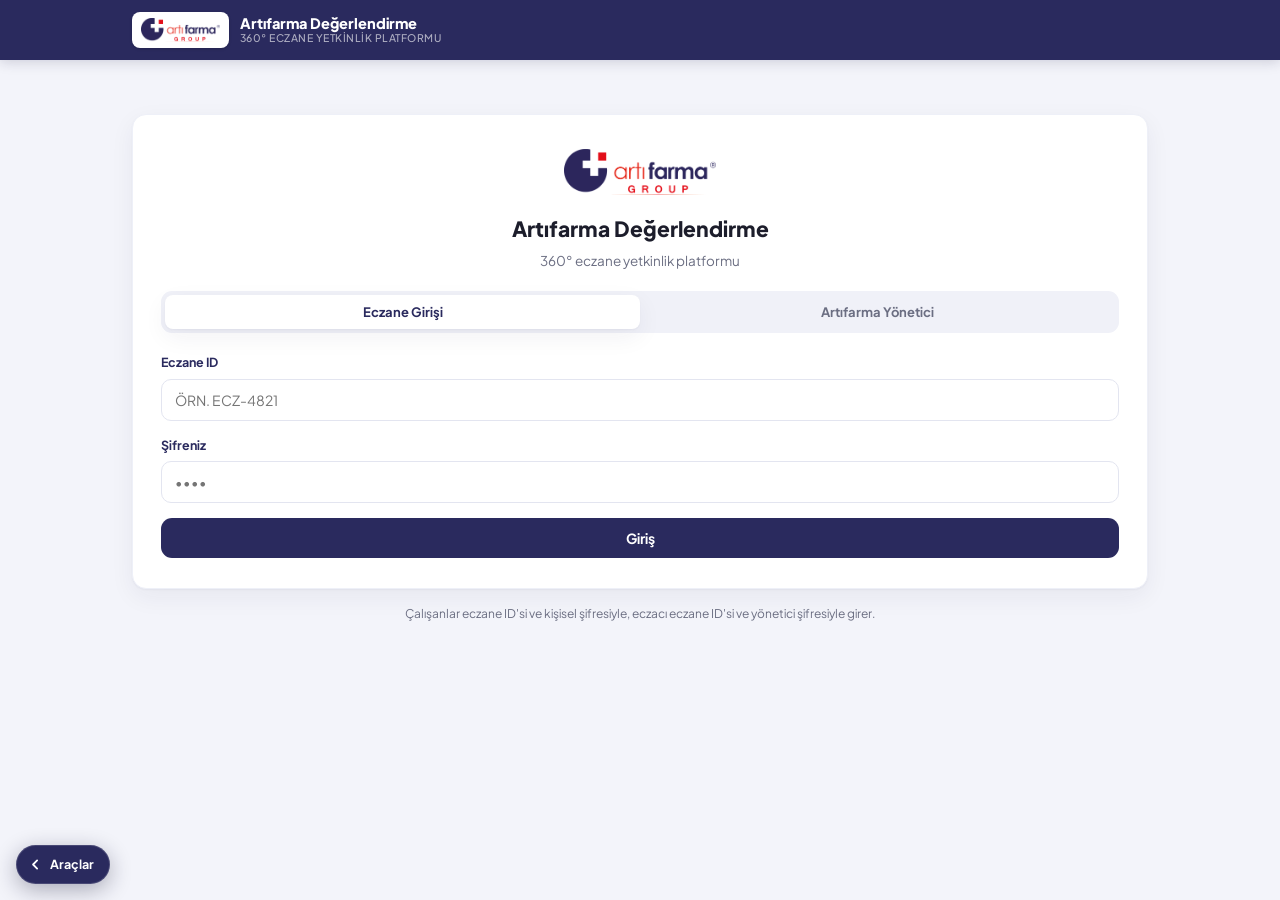
<file: yetkinlik.html>
<!DOCTYPE html>
<html lang="tr">
<head>
<meta charset="UTF-8">
<meta name="viewport" content="width=device-width, initial-scale=1.0">
<title>Artıfarma Değerlendirme Platformu</title>
<link rel="preconnect" href="https://fonts.googleapis.com">
<link rel="preconnect" href="https://fonts.gstatic.com" crossorigin>
<link href="https://fonts.googleapis.com/css2?family=Plus+Jakarta+Sans:wght@400;500;600;700;800&display=swap" rel="stylesheet">
<style>
:root{--navy:#2A2A5E;--navy-d:#1E1E45;--navy-t:#3A3A78;--red:#DC1A22;--bg:#F3F4FA;--card:#FFFFFF;--ink:#1C1D2B;--muted:#6B6E82;
--line:#E3E5F0;--line-2:#EEF0F8;--green:#1F9D6B;--blue:#2F7DC4;--amber:#E8A33D;--orange:#E07A2E;
--shadow:0 1px 2px rgba(30,30,69,.04),0 8px 24px rgba(30,30,69,.06);--shadow-lg:0 4px 12px rgba(30,30,69,.08),0 24px 48px rgba(30,30,69,.10);--r:14px}
*{box-sizing:border-box;margin:0;padding:0}html{-webkit-text-size-adjust:100%}
body{font-family:'Plus Jakarta Sans',system-ui,-apple-system,'Segoe UI',Roboto,sans-serif;background:var(--bg);color:var(--ink);line-height:1.5;-webkit-font-smoothing:antialiased}
button{font-family:inherit;cursor:pointer;border:none;background:none}input,select,textarea{font-family:inherit;font-size:14px}
::selection{background:var(--navy);color:#fff}
.topbar{background:var(--navy);color:#fff;position:sticky;top:0;z-index:50;box-shadow:0 2px 12px rgba(30,30,69,.18)}
.topbar-inner{max-width:1060px;margin:0 auto;padding:0 22px;display:flex;align-items:center;gap:12px;height:60px}
.brand{display:flex;align-items:center;gap:11px;text-decoration:none;color:#fff}
.brand-mark{width:32px;height:32px;border-radius:9px;flex:none;background:linear-gradient(135deg,#fff 0 50%,var(--red) 50% 100%);position:relative;box-shadow:inset 0 0 0 1.5px rgba(255,255,255,.25)}
.brand-mark::after{content:"A";font-weight:800;font-size:16px;color:var(--navy);position:absolute;left:7px;top:3px;letter-spacing:-1px}
.brand-name{font-weight:800;font-size:14.5px;line-height:1.1}.brand-name span{display:block;font-weight:500;font-size:10.5px;opacity:.62;letter-spacing:.5px;text-transform:uppercase}
.top-ctx{margin-left:auto;display:flex;align-items:center;gap:12px;font-size:13px;font-weight:600}
.top-ctx .who{opacity:.85}.top-ctx .badge{background:var(--red);font-size:10px;font-weight:800;padding:3px 8px;border-radius:6px;letter-spacing:.4px}
.logout{color:rgba(255,255,255,.8);font-weight:700;font-size:12.5px;padding:6px 11px;border-radius:8px;background:rgba(255,255,255,.1)}.logout:hover{background:rgba(255,255,255,.18)}
.wrap{max-width:1060px;margin:0 auto;padding:30px 22px 90px}.wrap-narrow{max-width:460px}
.eyebrow{font-size:11px;font-weight:700;letter-spacing:1.4px;text-transform:uppercase;color:var(--red)}
h1.page{font-size:25px;font-weight:800;letter-spacing:-.5px;margin:6px 0 4px}.page-sub{color:var(--muted);font-size:14.5px;max-width:640px}
.row{display:flex;gap:14px;flex-wrap:wrap}.spread{display:flex;align-items:center;justify-content:space-between;gap:14px;flex-wrap:wrap}
.btn{display:inline-flex;align-items:center;justify-content:center;gap:8px;font-weight:700;font-size:14px;padding:11px 18px;border-radius:11px;transition:.16s;white-space:nowrap}
.btn-primary{background:var(--navy);color:#fff}.btn-primary:hover{background:var(--navy-d);transform:translateY(-1px)}
.btn-red{background:var(--red);color:#fff}.btn-red:hover{filter:brightness(.94);transform:translateY(-1px)}
.btn-ghost{background:#fff;color:var(--navy);box-shadow:inset 0 0 0 1.5px var(--line)}.btn-ghost:hover{box-shadow:inset 0 0 0 1.5px var(--navy)}
.btn-sm{padding:8px 13px;font-size:13px;border-radius:9px}.btn-lg{padding:14px 24px;font-size:15px;border-radius:12px}.btn:disabled{opacity:.5;cursor:not-allowed}.btn svg{width:17px;height:17px;flex:none}
.card{background:var(--card);border-radius:var(--r);box-shadow:var(--shadow);border:1px solid var(--line-2)}
.panel{padding:22px}.panel h3{font-size:15px;font-weight:800;margin-bottom:3px}.panel .h-sub{font-size:12.5px;color:var(--muted);margin-bottom:16px}
.field{margin-bottom:15px}.field label{display:block;font-size:12.5px;font-weight:700;color:var(--navy);margin-bottom:7px}
.field input,.field select{width:100%;padding:11px 13px;border:1.5px solid var(--line);border-radius:10px;color:var(--ink);background:#fff;transition:.15s}
.field input:focus,.field select:focus{outline:none;border-color:var(--navy);box-shadow:0 0 0 3px rgba(42,42,94,.10)}
.grid-2{display:grid;grid-template-columns:1fr 1fr;gap:14px}
.stats{display:grid;grid-template-columns:repeat(4,1fr);gap:14px;margin:22px 0}
.stat{padding:18px}.stat .k{font-size:11px;font-weight:700;letter-spacing:.5px;text-transform:uppercase;color:var(--muted)}.stat .v{font-size:27px;font-weight:800;letter-spacing:-1px;margin-top:6px;color:var(--navy)}.stat .v small{font-size:13px;color:var(--muted);font-weight:600}
.list-head{display:flex;align-items:center;justify-content:space-between;margin:10px 0 14px}.list-head h2{font-size:17px;font-weight:800}
/* login */
.login-card{padding:30px 28px}
.login-logo{width:60px;height:60px;border-radius:16px;background:var(--navy);display:grid;place-items:center;margin:0 auto 18px;box-shadow:var(--shadow-lg)}
.login-logo::after{content:"A";color:#fff;font-weight:800;font-size:28px}
.tabs{display:flex;background:#F0F1F8;border-radius:11px;padding:4px;margin-bottom:20px}
.tabs button{flex:1;padding:9px;border-radius:8px;font-weight:700;font-size:13px;color:var(--muted);transition:.15s}.tabs button.on{background:#fff;color:var(--navy);box-shadow:var(--shadow)}
/* cards/list */
.tile{padding:18px;cursor:pointer;transition:.16s;border:1px solid var(--line-2)}.tile:hover{transform:translateY(-2px);box-shadow:var(--shadow-lg);border-color:var(--line)}
.tile-top{display:flex;align-items:center;gap:13px;margin-bottom:14px}
.avatar{width:44px;height:44px;border-radius:12px;flex:none;display:grid;place-items:center;font-weight:800;font-size:16px;color:#fff;background:var(--navy)}
.tile .nm{font-weight:700;font-size:15px}.tile .mt{font-size:12px;color:var(--muted);margin-top:2px}
.tile-foot{display:flex;align-items:center;gap:10px;border-top:1px solid var(--line-2);padding-top:13px;font-size:12.5px;color:var(--muted)}
.pgrid{display:grid;grid-template-columns:repeat(auto-fill,minmax(260px,1fr));gap:14px}
.member{display:flex;align-items:center;gap:13px;padding:13px 16px;border-bottom:1px solid var(--line-2);cursor:pointer;transition:.13s}.member:last-child{border-bottom:none}.member:hover{background:#FAFAFE}
.member .nm{font-weight:700;font-size:14px}.member .rl{font-size:12px;color:var(--muted)}
.member .stt{font-size:11px;font-weight:700;padding:3px 9px;border-radius:20px}.member .arr{color:var(--line)}
.cred{font-family:ui-monospace,Menlo,monospace;font-size:12.5px;background:#F3F4FA;padding:3px 8px;border-radius:6px;font-weight:700;color:var(--navy)}
.pill{font-size:11px;font-weight:700;padding:3px 9px;border-radius:20px;white-space:nowrap}
.empty{text-align:center;padding:44px 24px;color:var(--muted)}.empty svg{width:42px;height:42px;color:var(--line);margin-bottom:14px}.empty h3{font-size:17px;color:var(--ink);font-weight:700;margin-bottom:6px}
.back-link{display:inline-flex;align-items:center;gap:7px;color:var(--muted);font-weight:700;font-size:13.5px;margin-bottom:16px}.back-link:hover{color:var(--navy)}.back-link svg{width:16px;height:16px}
/* eval */
.wiz-steps{height:7px;border-radius:5px;background:var(--line);overflow:hidden;margin:18px 0 6px}.wiz-steps i{display:block;height:100%;background:var(--navy);transition:.3s}
.wiz-head{display:flex;align-items:center;gap:14px;margin:6px 0 4px}.wiz-head .av{width:48px;height:48px;border-radius:13px;flex:none;display:grid;place-items:center;font-weight:800;font-size:18px;color:#fff}
.wiz-head h2{font-size:20px;font-weight:800}.wiz-head .sub{font-size:13px;color:var(--muted)}
.dim{padding:15px 0;border-bottom:1px solid var(--line-2)}.dim:last-child{border-bottom:none}
.dim-name{font-weight:700;font-size:14px}.dim-desc{font-size:12.5px;color:var(--muted);margin-top:3px;line-height:1.4}
.scale{display:grid;grid-template-columns:repeat(5,1fr);gap:7px;margin-top:10px}
.scale button{border:1.5px solid var(--line);border-radius:10px;padding:9px 4px 8px;text-align:center;transition:.13s;background:#fff}
.scale button:hover{border-color:var(--navy-t);background:#FAFAFE}.scale button .n{font-weight:800;font-size:16px;color:var(--navy);display:block}.scale button .l{font-size:10px;color:var(--muted);font-weight:600;display:block;margin-top:1px}
.scale button.sel{background:var(--navy);border-color:var(--navy)}.scale button.sel .n,.scale button.sel .l{color:#fff}
.savebar{position:sticky;bottom:0;background:rgba(255,255,255,.93);backdrop-filter:blur(8px);border-top:1px solid var(--line);margin:20px 0 0;padding:14px 18px;display:flex;align-items:center;gap:12px;border-radius:var(--r)}
.savebar .prog{flex:1;font-size:12.5px;color:var(--muted);font-weight:600}.savebar .prog b{color:var(--navy)}
/* report */
.rep-head{background:var(--navy);color:#fff;border-radius:var(--r);padding:24px 26px;position:relative;overflow:hidden}
.rep-head::before{content:"";position:absolute;right:-40px;top:-40px;width:200px;height:200px;border-radius:50%;background:radial-gradient(circle,rgba(220,26,34,.30),transparent 70%)}
.rep-head-inner{position:relative;display:flex;align-items:center;gap:18px;flex-wrap:wrap}
.rep-av{width:60px;height:60px;border-radius:15px;background:rgba(255,255,255,.13);display:grid;place-items:center;font-weight:800;font-size:23px;flex:none;box-shadow:inset 0 0 0 1.5px rgba(255,255,255,.22)}
.rep-id h2{font-size:22px;font-weight:800}.rep-id .meta{opacity:.75;font-size:13px;margin-top:3px}
.rep-scores{margin-left:auto;display:flex;gap:18px;text-align:center}.rep-scores .b{font-size:10px;text-transform:uppercase;letter-spacing:.6px;opacity:.7;font-weight:700}.rep-scores .v{font-size:26px;font-weight:800;letter-spacing:-1px;line-height:1.1}
.rep-grid{display:grid;grid-template-columns:1fr 1fr;gap:16px;margin-top:16px}
.radar-wrap{display:flex;flex-direction:column;align-items:center}.legend{display:flex;gap:16px;justify-content:center;margin-top:8px;flex-wrap:wrap}.legend i{display:inline-flex;align-items:center;gap:7px;font-size:12px;font-weight:600;color:var(--muted)}.legend i b{width:12px;height:12px;border-radius:4px;display:inline-block}
.tw{width:100%;border-collapse:collapse;font-size:13px}.tw th{font-size:10.5px;text-transform:uppercase;letter-spacing:.4px;color:var(--muted);text-align:center;padding:7px 4px;border-bottom:1.5px solid var(--line)}.tw th:first-child{text-align:left}
.tw td{padding:8px 4px;border-bottom:1px solid var(--line-2);text-align:center;font-weight:800}.tw td:first-child{text-align:left;font-weight:600;color:var(--ink)}
.findings{display:grid;grid-template-columns:1fr 1fr;gap:16px}.finding-box{padding:20px}.finding-box .ft{display:flex;align-items:center;gap:9px;font-weight:800;font-size:14px;margin-bottom:13px}.finding-box .ft svg{width:18px;height:18px}
.fitem{display:flex;gap:10px;padding:8px 0;font-size:13px;line-height:1.45}.fitem .ic{flex:none;width:7px;height:7px;border-radius:50%;margin-top:6px}
.devitem{padding:11px 0;border-bottom:1px solid var(--line-2)}.devitem:last-child{border-bottom:none}.devitem .dh{display:flex;align-items:center;justify-content:space-between;gap:8px}.devitem .dh b{font-size:13.5px}.devitem .tip{font-size:12.5px;color:var(--muted);margin-top:5px;line-height:1.5}.devitem .tip::before{content:"→ ";color:var(--red);font-weight:800}
.cmt{background:#F6F6FB;border-left:3px solid var(--navy);border-radius:8px;padding:10px 13px;margin-top:9px;font-size:12.8px;color:#43455a;line-height:1.5}
.interp{padding:22px;background:linear-gradient(180deg,#F8F8FD,#fff)}.interp h3{font-size:15px;font-weight:800;margin-bottom:10px;display:flex;align-items:center;gap:9px}.interp p{font-size:13.6px;color:#43455a;line-height:1.65}
.warnbox{background:#FFF6E8;border:1px solid #F0D9A8;border-radius:10px;padding:12px 15px;font-size:12.5px;color:#8A6311;display:flex;gap:9px;align-items:flex-start}.warnbox svg{width:17px;height:17px;flex:none;margin-top:1px}
.done-screen{text-align:center;padding:48px 24px}.done-screen .big{width:78px;height:78px;border-radius:50%;background:var(--green);display:grid;place-items:center;margin:0 auto 20px}.done-screen .big svg{width:40px;height:40px;color:#fff}.done-screen h2{font-size:23px;font-weight:800}.done-screen p{color:var(--muted);max-width:380px;margin:10px auto 0;font-size:14.5px}
.row-edit{display:flex;align-items:center;gap:10px;padding:11px 0;border-bottom:1px solid var(--line-2)}.row-edit:last-child{border-bottom:none}
.overlay{position:fixed;inset:0;background:rgba(28,29,43,.5);backdrop-filter:blur(3px);z-index:100;display:none;align-items:center;justify-content:center;padding:20px}.overlay.show{display:flex}
.modal{background:#fff;border-radius:16px;max-width:460px;width:100%;padding:26px;box-shadow:var(--shadow-lg);max-height:88vh;overflow:auto}.modal h3{font-size:18px;font-weight:800;margin-bottom:6px}.modal p{font-size:13.5px;color:var(--muted);margin-bottom:16px}.modal-actions{display:flex;gap:10px;justify-content:flex-end;margin-top:18px}
.toast{position:fixed;bottom:24px;left:50%;transform:translateX(-50%) translateY(20px);background:var(--navy);color:#fff;padding:13px 22px;border-radius:12px;font-weight:600;font-size:13.5px;box-shadow:var(--shadow-lg);opacity:0;transition:.25s;z-index:200;pointer-events:none}.toast.show{opacity:1;transform:translateX(-50%) translateY(0)}
.foot{text-align:center;color:var(--muted);font-size:12px;margin-top:44px;padding-top:22px;border-top:1px solid var(--line)}.foot b{color:var(--navy)}
@media(max-width:760px){.stats{grid-template-columns:repeat(2,1fr)}.rep-grid,.findings,.grid-2{grid-template-columns:1fr}.rep-scores{margin-left:0}}
@media(max-width:430px){.scale button .l{display:none}.stats{grid-template-columns:1fr}}
@media print{.topbar,.savebar,.back-link,.no-print,.toast{display:none!important}body{background:#fff}.wrap{padding:0;max-width:100%}.card,.panel,.rep-head{box-shadow:none;border:1px solid #ddd;break-inside:avoid}*{-webkit-print-color-adjust:exact;print-color-adjust:exact}}

.af-chip{background:#fff;border-radius:8px;padding:4px 9px;display:inline-flex;align-items:center;height:36px;flex:none;box-shadow:0 1px 3px rgba(0,0,0,.18)}.af-chip img{height:24px;width:auto;display:block}
</style>
<meta name="robots" content="noindex, nofollow">
<link rel="icon" href="assets/logo.png">
<script src="assets/core.js"></script>
</head>
<body>
<header class="topbar"><div class="topbar-inner">
  <a class="brand" href="#" onclick="home();return false"><span class="af-chip"><img src="assets/logo.png" alt="Artıfarma Group"></span>
    <span class="brand-name">Artıfarma Değerlendirme<span>360° Eczane Yetkinlik Platformu</span></span></a>
  <div class="top-ctx" id="topCtx"></div>
</div></header>
<main class="wrap" id="app"></main>
<div class="overlay" id="overlay"><div class="modal" id="modalBox"></div></div>
<div class="toast" id="toast"></div>
<input type="file" id="importFile" accept="application/json,.json" style="display:none">

<script>
/* ============ YETKİNLİK SETİ — 5 BAŞLIK / DAVRANIŞSAL GÖSTERGELER ============
   Kaynak: Faruk'un yetkinlik modeli + performans değerlendirme kategorileri (İş Disiplini,
   Raf-Satış, İletişim, Eğitim) + iş bölümü (reçete/SGK-Medula, stok, ürün bilgisi). */
const CATS=[
 {id:'c1',name:'İş Disiplini, Sorumluluk & Sistemli Çalışma',short:'Disiplin',tip:'Görev takip listesi, gün sonu kontrolü, önceliklendirme ve net sorumluluk tanımlarıyla güçlendirilebilir.'},
 {id:'c2',name:'Mesleki Bilgi, Mevzuat & Reçete Yönetimi',short:'Mevzuat & Bilgi',tip:'Düzenli SUT/mevzuat bülteni takibi, vaka temelli iç eğitim ve ürün bilgisi oturumlarıyla geliştirilebilir.'},
 {id:'c3',name:'Satış, Hedef, Raf & Stok Yönetimi',short:'Satış & Stok',tip:'Kategori hedefleri, raf/miad kontrol rutini ve çapraz-tamamlayıcı satış pratiğiyle desteklenebilir.'},
 {id:'c4',name:'İletişim, Müşteri Odaklılık & Hasta İlişkileri',short:'İletişim',tip:'Aktif dinleme, empati, hasta bilgilendirme ve hizmet standardı çalışmalarıyla güçlendirilebilir.'},
 {id:'c5',name:'Ekip Çalışması, Gelişim & Problem Çözme',short:'Ekip & Gelişim',tip:'Bilgi paylaşımı oturumları, problem çözme egzersizleri ve düzenli geri bildirim görüşmeleriyle desteklenebilir.'}
];
const ITEMS=[
 // c1 — İş Disiplini, Sorumluluk & Sistemli Çalışma
 {id:'q11',cat:'c1',text:'Verilen görevleri zamanında ve eksiksiz yerine getirir'},
 {id:'q12',cat:'c1',text:'Mesai saatlerine ve devam sürekliliğine özen gösterir'},
 {id:'q13',cat:'c1',text:'Mesai içinde zamanını işine ayırır (telefon, sigara vb. ile dağılmaz)'},
 {id:'q14',cat:'c1',text:'Eczanenin çıkarlarını korur, kurallara ve eczane düzenine uyar'},
 {id:'q15',cat:'c1',text:'Üzerine düşen sorumluluğu üstlenir, sonuçlarına sahip çıkar'},
 {id:'q16',cat:'c1',text:'Yetki sınırları içinde inisiyatif alır, gerektiğinde kendi karar verir'},
 {id:'q17',cat:'c1',text:'Zamanı iyi yönetir, işleri önceliklendirir ve planlı çalışır'},
 {id:'q18',cat:'c1',text:'Rutin ve rutin dışı tüm işleri özen ve dikkatle, zamanında tamamlar'},
 // c2 — Mesleki Bilgi, Mevzuat & Reçete Yönetimi
 {id:'q21',cat:'c2',text:'İlaçların etki mekanizması, endikasyon, yan etki ve kullanım bilgisine sahiptir'},
 {id:'q22',cat:'c2',text:'İlaç dışı ürünleri (medikal, besin desteği, ıtriyat) içerik ve kullanımıyla bilir'},
 {id:'q23',cat:'c2',text:'Güncel SGK/SUT bilgisine sahiptir, reçeteleri kriterlere uygun karşılar'},
 {id:'q24',cat:'c2',text:'Rapor/reçete uyumu ve ilaç verme koşullarını doğru uygular'},
 {id:'q25',cat:'c2',text:'Reçete türlerine (kırmızı, yeşil, mor, turuncu vb.) uygun işlem yapar'},
 {id:'q26',cat:'c2',text:'Fiyat kararnamesi, yönetmelik ve mevzuat değişikliklerini takip eder'},
 {id:'q27',cat:'c2',text:'Oda/TEB duyuru ve bültenlerini izler, gerekli aksiyonu alır'},
 {id:'q28',cat:'c2',text:'Ürün etkileşimi ve uygun alternatif konusunda bilgilidir, doğru yönlendirir'},
 // c3 — Satış, Hedef, Raf & Stok Yönetimi
 {id:'q31',cat:'c3',text:'Raf stok, fiyat ve etiket takibi ile kontrolünü düzenli yapar'},
 {id:'q32',cat:'c3',text:'Miad takibi yapar, riskli ürünleri zamanında eczacıya bildirir'},
 {id:'q33',cat:'c3',text:'Sorumluluk alanındaki satış hedeflerini gerçekleştirir'},
 {id:'q34',cat:'c3',text:'Müşterinin ihtiyacına en uygun ürünü tespit eder ve alternatif sunar'},
 {id:'q35',cat:'c3',text:'Çapraz ve tamamlayıcı (birlikte kullanılan) ürün satışı yapar'},
 {id:'q36',cat:'c3',text:'Reçeteli hastaya ihtiyacı doğrultusunda ek ürün önerebilir'},
 {id:'q37',cat:'c3',text:'Raf düzeni ve merchandising kurallarına uyar'},
 {id:'q38',cat:'c3',text:'Ürünlerin mevsimsel/dönemsel hareketini bilir, stok/sipariş önerir'},
 // c4 — İletişim, Müşteri Odaklılık & Hasta İlişkileri
 {id:'q41',cat:'c4',text:'Müşteriyi güler yüzle, göz teması kurarak karşılar'},
 {id:'q42',cat:'c4',text:'Etkin dinler, empati kurar; ihtiyacı doğru analiz eder'},
 {id:'q43',cat:'c4',text:'Açık, anlaşılır ve doğru bir dille (diksiyon) iletişim kurar'},
 {id:'q44',cat:'c4',text:'Hasta/müşteriye güven verir, sürdürülebilir ilişki kurar'},
 {id:'q45',cat:'c4',text:'Hızlı, hatasız ve etkili hizmet sunar'},
 {id:'q46',cat:'c4',text:'İlaç tesliminde kullanım, uyarı ve olası yan etki bilgisi verir'},
 {id:'q47',cat:'c4',text:'Şikâyet ve geri bildirimi önemser, çözüm odaklı yaklaşır'},
 {id:'q48',cat:'c4',text:'Gizlilik ve nezakete özen gösterir; eczaneyi paydaşlara güçlü temsil eder'},
 // c5 — Ekip Çalışması, Gelişim & Problem Çözme
 {id:'q51',cat:'c5',text:'Ekiple uyumlu çalışır, yoğunlukta arkadaşlarına destek verir'},
 {id:'q52',cat:'c5',text:'Bilgi paylaşımına önem verir, arkadaşlarının gelişimine katkı sağlar'},
 {id:'q53',cat:'c5',text:'Çatışmada yapıcı, uzlaşmacı ve şeffaf davranır'},
 {id:'q54',cat:'c5',text:'Geri bildirime ve eleştiriye açıktır, kendini geliştirir'},
 {id:'q55',cat:'c5',text:'Yenilikleri ve eğitimleri takip eder, öğrendiğini işe uygular'},
 {id:'q56',cat:'c5',text:'Sorun çıktığında çözüme katkı sağlar, alternatif üretir'},
 {id:'q57',cat:'c5',text:'Olaylara suçlu aramadan, sonuç ve çözüm odaklı yaklaşır'},
 {id:'q58',cat:'c5',text:'Güçlü ve gelişime açık yönlerinin farkındadır, gelişim için çaba gösterir'}
];
const ITEMS_OF=cid=>ITEMS.filter(i=>i.cat===cid);
const SCALE=[{v:1,l:'Yetersiz'},{v:2,l:'Gelişmeli'},{v:3,l:'Yeterli'},{v:4,l:'İyi'},{v:5,l:'Üstün'}];
const ROLES=['Eczacı','İkinci Eczacı','Yardımcı Eczacı','Eczane Teknisyeni','Dermokozmetik Uzmanı','Eczane Çırağı / Yardımcı'];
function band(a){if(a>=4.5)return{label:'Üstün',color:'#1F9D6B'};if(a>=3.75)return{label:'İyi',color:'#2F7DC4'};if(a>=3.0)return{label:'Yeterli',color:'#E8A33D'};if(a>=2.25)return{label:'Gelişime Açık',color:'#E07A2E'};return{label:'Kritik',color:'#DC1A22'};}

/* ============ DEPOLAMA (TEK ANAHTAR · paylaşımlı · atomik) ============ */
/* Tüm veri tek 'db' anahtarında tutulur; her değişiklik: oku → değiştir → yaz.
   Böylece çoklu-anahtar yazımındaki kayıp sorunu ortadan kalkar. */
if(!(typeof window!=='undefined'&&window.storage&&window.storage.get)){const mem={};window.storage={get:async k=>mem[k]!==undefined?{value:mem[k]}:null,set:async(k,v)=>{mem[k]=v;return{value:v}},delete:async k=>{delete mem[k];return{deleted:true}},list:async p=>({keys:Object.keys(mem).filter(x=>!p||x.startsWith(p))})};}
const DBKEY='artifarma_db_v1';
let db={masterPin:null,pharmacies:{},evals:{}};
async function loadDB(){try{const r=await window.storage.get(DBKEY,true);if(r&&r.value){const d=JSON.parse(r.value);db={masterPin:d.masterPin||null,pharmacies:d.pharmacies||{},evals:d.evals||{}};}else{db={masterPin:null,pharmacies:{},evals:{}};}}catch(e){if(!db)db={masterPin:null,pharmacies:{},evals:{}};}}
async function saveDB(){try{await window.storage.set(DBKEY,JSON.stringify(db),true);}catch(e){console.error(e);}}
/* Okuma (bellekteki db'den) */
async function getPharmacy(id){return db.pharmacies[id]||null;}
async function listPharmacies(){return Object.values(db.pharmacies);}
async function getEval(phId,rid){return (db.evals[phId]||{})[rid]||null;}
async function listEvals(phId){return Object.values(db.evals[phId]||{});}
async function phEvalCount(p){return Object.keys(db.evals[p.id]||{}).length;}
/* Yazma (önce taze oku → değiştir → yaz) */
async function setPharmacy(p){await loadDB();db.pharmacies[p.id]=p;await saveDB();}
async function delPharmacy(id){await loadDB();delete db.pharmacies[id];delete db.evals[id];await saveDB();}
async function archivePharmacy(id,val){await loadDB();if(db.pharmacies[id])db.pharmacies[id].archived=val;await saveDB();}
async function setEval(e){await loadDB();if(!db.evals[e.pharmacyId])db.evals[e.pharmacyId]={};db.evals[e.pharmacyId][e.raterId]=e;await saveDB();}
async function setMasterPin(pin){await loadDB();db.masterPin=pin;await saveDB();}

/* ============ YARDIMCILAR ============ */
const $=id=>document.getElementById(id);
const uid=()=>Date.now().toString(36)+Math.random().toString(36).slice(2,6);
const esc=s=>(s||'').replace(/[&<>"]/g,c=>({'&':'&amp;','<':'&lt;','>':'&gt;','"':'&quot;'}[c]));
const initials=n=>(n||'').trim().split(/\s+/).slice(0,2).map(w=>w[0]||'').join('').toUpperCase()||'?';
const fmtDate=d=>new Date(d).toLocaleDateString('tr-TR',{day:'2-digit',month:'long',year:'numeric'});
const pin4=()=>String(Math.floor(1000+Math.random()*9000));
function toast(m){const t=$('toast');t.textContent=m;t.classList.add('show');clearTimeout(t._t);t._t=setTimeout(()=>t.classList.remove('show'),2400);}
function avgD(o){const v=ITEMS.map(i=>o&&o[i.id]).filter(x=>typeof x==='number');return v.length?v.reduce((a,b)=>a+b,0)/v.length:null;}
function catAvg(o,cid){const v=ITEMS_OF(cid).map(i=>o&&o[i.id]).filter(x=>typeof x==='number');return v.length?v.reduce((a,b)=>a+b,0)/v.length:null;}
function catScores(o){const r={};CATS.forEach(c=>r[c.id]=catAvg(o,c.id));return r;}

/* ============ OTURUM & YÖNLENDİRME ============ */
let sess=null;                     // {level:'master'|'eczaci'|'employee', phId, memberId, masterView}
let ph=null, evals=[];             // aktif eczane
let view={name:'login'};
function go(n,o={}){view={name:n,...o};render();window.scrollTo(0,0);}
function home(){if(!sess)go('login');else if(sess.level==='master'&&!sess.masterView)go('master');else if(sess.level==='employee')go('emp');else go('phpanel');}
function logout(){sess=null;ph=null;evals=[];go('login');}
async function loadPharmacy(id){await loadDB();ph=db.pharmacies[id]||null;evals=ph?await listEvals(id):[];}

function setTop(){
  const t=$('topCtx');if(!sess){t.innerHTML='';return;}
  if(sess.level==='master'&&!sess.masterView)t.innerHTML=`<span class="badge">ARTIFARMA YÖNETİCİ</span><button class="logout" onclick="logout()">Çıkış</button>`;
  else{const name=sess.level==='employee'?(memberById(sess.memberId)||{}).name:(ph?ph.name:'');
    t.innerHTML=`${sess.masterView?'<span class="badge">YÖNETİCİ</span>':''}<span class="who">${esc(ph?ph.name:'')}${sess.level==='employee'?' · '+esc(name):''}</span><button class="logout" onclick="${sess.masterView?'backMaster()':'logout()'}">${sess.masterView?'Platforma dön':'Çıkış'}</button>`;}
}
function memberById(id){return ph&&ph.roster.find(m=>m.id===id);}
function isManagerRater(rid){const m=memberById(rid);return m&&m.manager;}

function render(){
  setTop();
  // ---- Erişim koruması: izolasyon ----
  if(!sess){ if(view.name!=='login') view={name:'login'}; }
  else{
    if((view.name==='master'||view.name==='newPh')&&sess.level!=='master') view={name:sess.level==='employee'?'emp':'phpanel'};
    if(['phpanel','roster','report','teamReport'].includes(view.name)&&sess.level==='employee') view={name:'emp'};
  }
  const map={login:rLogin,master:rMaster,newPh:rNewPh,phpanel:rPhPanel,roster:rRoster,report:rReport,teamReport:rTeamReport,emp:rEmp,eval:rEval,done:rDone};
  (map[view.name]||rLogin)();
  if(view.name==='eval')restoreScale();
}

/* ============ GİRİŞ ============ */
let loginTab='eczane';
function rLogin(){
  $('app').className='wrap wrap-narrow';
  $('app').innerHTML=`<div class="card login-card" style="margin-top:24px">
    <img src="assets/logo.png" alt="Artıfarma Group" style="height:46px;width:auto;display:block;margin:4px auto 18px">
    <h1 style="text-align:center;font-size:21px;font-weight:800">Artıfarma Değerlendirme</h1>
    <p style="text-align:center;color:var(--muted);font-size:13.5px;margin:6px 0 20px">360° eczane yetkinlik platformu</p>
    <div class="tabs"><button class="${loginTab==='eczane'?'on':''}" onclick="setTab('eczane')">Eczane Girişi</button><button class="${loginTab==='master'?'on':''}" onclick="setTab('master')">Artıfarma Yönetici</button></div>
    <div id="login-body"></div></div>
    <p style="text-align:center;font-size:12px;color:var(--muted);margin-top:16px">Çalışanlar eczane ID'si ve kişisel şifresiyle, eczacı eczane ID'si ve yönetici şifresiyle girer.</p>`;
  $('app').className='wrap';renderLoginBody();
}
function setTab(t){loginTab=t;renderLoginBody();}
function renderLoginBody(){
  if(loginTab==='eczane'){$('login-body').innerHTML=`
    <div class="field"><label>Eczane ID</label><input id="lg-id" placeholder="Örn. ECZ-4821" style="text-transform:uppercase"></div>
    <div class="field"><label>Şifreniz</label><input id="lg-pin" type="password" inputmode="numeric" placeholder="••••" onkeydown="if(event.key==='Enter')doLogin()"></div>
    <button class="btn btn-primary" style="width:100%" onclick="doLogin()">Giriş</button>`;}
  else{$('login-body').innerHTML=`
    <div class="field"><label>Artıfarma Yönetici Şifresi</label><input id="lg-master" type="password" inputmode="numeric" placeholder="Yönetici şifresi" onkeydown="if(event.key==='Enter')doMaster()"></div>
    <button class="btn btn-primary" style="width:100%" onclick="doMaster()">Giriş</button>
    ${db.masterPin?'':'<p style="font-size:12.5px;color:var(--muted);margin-top:12px;text-align:center">İlk girişte belirlediğiniz şifre yönetici şifreniz olur.</p>'}`;}
}
async function doMaster(){
  const v=($('lg-master').value||'').trim();if(!v){toast('Şifre girin');return;}
  await loadDB();
  if(!db.masterPin){db.masterPin=v;await saveDB();sess={level:'master'};toast('Yönetici hesabı oluşturuldu');go('master');return;}
  if(v===db.masterPin){sess={level:'master'};go('master');}else toast('Hatalı yönetici şifresi');
}
async function doLogin(){
  const id=($('lg-id').value||'').trim().toUpperCase();const pin=($('lg-pin').value||'').trim();
  if(!id||!pin){toast('Eczane ID ve şifre girin');return;}
  await loadDB();
  const p=db.pharmacies[id]||null;
  if(!p){toast('Bu ID ile eczane bulunamadı');return;}
  const m=p.roster.find(x=>x.pin===pin);
  if(!m){toast('Şifre hatalı');return;}
  if(m.pasif){toast('Bu kullanıcı pasife alınmış. Eczacınıza başvurun.');return;}
  /* Merkezî yetki: bu eczane bu aracı kullanabiliyor mu? */
  if(window.ArtifarmaYetki){
    const _izin=ArtifarmaYetki.izin(id,'yetkinlik',m.manager?'eczaci':'personel');
    if(_izin==='yok'){toast(ArtifarmaYetki.mesaj(m.manager?'eczaci':'personel'));return;}
  }
  await loadPharmacy(id);
  if(m.manager){sess={level:'eczaci',phId:id,memberId:m.id};go('phpanel');}
  else{sess={level:'employee',phId:id,memberId:m.id};go('emp');}
}

/* ============ YÖNETİCİ (MASTER) PANELİ ============ */
async function rMaster(){
  await loadDB();
  const all=await listPharmacies();
  const active=all.filter(p=>!p.archived);const archived=all.filter(p=>p.archived);
  let totalMembers=0,totalEvals=0;
  for(const p of active){totalMembers+=p.roster.length;totalEvals+=await phEvalCount(p);}
  let html=`<div class="spread"><div><div class="eyebrow">Artıfarma · Merkezi Panel</div>
    <h1 class="page">Eczaneler</h1><p class="page-sub">Tüm eczaneleri tek panelden yönetin. Yeni eczane açın, ID ve şifre tanımlayın, sonuçlarını görüntüleyin.</p></div>
    <div class="row no-print"><button class="btn btn-ghost btn-sm" onclick="exportDB()"><svg viewBox="0 0 24 24" fill="none" stroke="currentColor" stroke-width="2" stroke-linecap="round" stroke-linejoin="round"><path d="M21 15v4a2 2 0 0 1-2 2H5a2 2 0 0 1-2-2v-4M7 10l5 5 5-5M12 15V3"/></svg>Yedekle</button>
    <button class="btn btn-ghost btn-sm" onclick="document.getElementById('importFile').click()"><svg viewBox="0 0 24 24" fill="none" stroke="currentColor" stroke-width="2" stroke-linecap="round" stroke-linejoin="round"><path d="M21 15v4a2 2 0 0 1-2 2H5a2 2 0 0 1-2-2v-4M7 9l5-5 5 5M12 4v12"/></svg>Geri yükle</button>
    <button class="btn btn-ghost btn-sm" onclick="masterSettings()">Yönetici Ayarları</button>
    <button class="btn btn-red" onclick="go('newPh')"><svg viewBox="0 0 24 24" fill="none" stroke="currentColor" stroke-width="2.2" stroke-linecap="round"><path d="M12 5v14M5 12h14"/></svg>Yeni Eczane</button></div></div>
  <div class="stats">
    <div class="card stat"><div class="k">Aktif Eczane</div><div class="v">${active.length}</div></div>
    <div class="card stat"><div class="k">Toplam Personel</div><div class="v">${totalMembers}</div></div>
    <div class="card stat"><div class="k">Tamamlanan Değerlendirme</div><div class="v">${totalEvals}</div></div>
    <div class="card stat"><div class="k">Arşivde</div><div class="v">${archived.length}</div></div>
  </div>
  <div class="list-head"><h2>Aktif Eczaneler</h2></div>`;
  if(!active.length){html+=`<div class="card empty"><svg viewBox="0 0 24 24" fill="none" stroke="currentColor" stroke-width="1.5"><path d="M3 21h18M5 21V7l8-4v18M19 21V11l-6-3"/></svg>
    <h3>${all.length?'Aktif eczane yok':'Henüz eczane eklenmedi'}</h3><p style="margin-bottom:18px">${all.length?'Tüm eczaneler arşivde. Aşağıdan geri alabilirsiniz.':'İlk eczaneyi oluşturup ID ve şifrelerini tanımlayın.'}</p><button class="btn btn-primary" onclick="go('newPh')">Yeni Eczane Oluştur</button></div>`;}
  else{html+=`<div class="pgrid">`;
    for(const p of active){const done=await phEvalCount(p);
      html+=`<div class="card tile"><div onclick="openPh('${p.id}')" style="cursor:pointer"><div class="tile-top"><div class="avatar">${esc(initials(p.name))}</div>
        <div><div class="nm">${esc(p.name)}</div><div class="mt"><span class="cred">${p.id}</span></div></div></div>
        <div class="tile-foot" style="border:none;padding-top:8px"><span>${p.roster.length} personel</span><span style="margin-left:auto">${done}/${p.roster.length} değerlendirdi</span></div></div>
        <div style="display:flex;gap:8px;border-top:1px solid var(--line-2);padding-top:11px;margin-top:4px">
          <button class="btn btn-ghost btn-sm" style="flex:1" onclick="openPh('${p.id}')">Aç</button>
          <button class="btn btn-ghost btn-sm" onclick="archivePh('${p.id}')" title="Arşivle"><svg viewBox="0 0 24 24" fill="none" stroke="currentColor" stroke-width="2"><rect x="3" y="4" width="18" height="4" rx="1"/><path d="M5 8v11a1 1 0 0 0 1 1h12a1 1 0 0 0 1-1V8M10 12h4"/></svg></button>
        </div></div>`;}
    html+=`</div>`;}
  if(archived.length){
    html+=`<div class="list-head" style="margin-top:24px"><h2 style="color:var(--muted)">Arşiv</h2></div><div class="card">`;
    for(const p of archived){
      html+=`<div class="member" style="cursor:default"><div class="avatar" style="width:38px;height:38px;font-size:13px;background:#9799ad">${esc(initials(p.name))}</div>
        <div style="flex:1"><div class="nm">${esc(p.name)}</div><div class="rl"><span class="cred">${p.id}</span> · ${p.roster.length} personel</div></div>
        <button class="btn btn-ghost btn-sm" onclick="unarchivePh('${p.id}')">Geri al</button>
        <button class="btn btn-ghost btn-sm" style="color:var(--red)" onclick="askDeletePh('${p.id}','${esc(p.name)}')">Sil</button></div>`;}
    html+=`</div>`;
  }
  html+=`<div class="warnbox no-print" style="margin-top:18px"><svg viewBox="0 0 24 24" fill="none" stroke="currentColor" stroke-width="2"><path d="M12 9v4m0 4h.01M10.3 3.9 1.8 18a2 2 0 0 0 1.7 3h17a2 2 0 0 0 1.7-3L13.7 3.9a2 2 0 0 0-3.4 0z"/></svg>
    <span>Şifre/ID kontrolü arayüz düzeyindedir; gerçek sunucu kimlik doğrulaması değildir. Hassas personel verisi için ekipleri KVKK kapsamında bilgilendirin.</span></div>`;
  $('app').innerHTML=html;
}
async function archivePh(id){await archivePharmacy(id,true);toast('Eczane arşivlendi');go('master');}
async function unarchivePh(id){await archivePharmacy(id,false);toast('Eczane geri alındı');go('master');}
function askDeletePh(id,name){confirmModal('Eczaneyi kalıcı sil',`<b>${esc(name)}</b> ve tüm değerlendirme verileri kalıcı olarak silinecek. Bu işlem geri alınamaz. Emin misiniz?`,'Kalıcı Sil',async()=>{await delPharmacy(id);closeModal();toast('Eczane silindi');go('master');},true);}
function masterSettings(){confirmModal('Yönetici Ayarları','Yönetici şifresini değiştirmek için yeni şifreyi girin:','Kaydet',async()=>{const v=($('ms-pin').value||'').trim();if(v){await setMasterPin(v);toast('Şifre güncellendi');}closeModal();});
  $('modalBox').querySelector('p').insertAdjacentHTML('afterend','<input id="ms-pin" type="text" placeholder="Yeni yönetici şifresi" style="width:100%;padding:11px 13px;border:1.5px solid var(--line);border-radius:10px">');}
async function openPh(id){await loadPharmacy(id);sess={level:'master',phId:id,memberId:null,masterView:true};go('phpanel');}
function backMaster(){sess={level:'master'};ph=null;evals=[];go('master');}

/* ============ YENİ ECZANE ============ */
let nph=null;
function rNewPh(){
  setTimeout(()=>{const i=document.getElementById('np-name');
    if(i&&window.ArtifarmaEczane)ArtifarmaEczane.onerileriBagla(i);},60);
  if(!nph)nph={name:'',period:'',eczName:'',eczPin:pin4()};
  $('app').innerHTML=`<a class="back-link" href="#" onclick="go('master');return false"><svg viewBox="0 0 24 24" fill="none" stroke="currentColor" stroke-width="2.2" stroke-linecap="round"><path d="M19 12H5M12 19l-7-7 7-7"/></svg>Eczanelere dön</a>
  <div class="eyebrow">Yeni Eczane</div><h1 class="page">Eczane Oluştur</h1><p class="page-sub">Eczaneyi ve eczacı (yönetici) girişini tanımlayın. Eczanenin ID'si otomatik üretilir; çalışanları daha sonra eczane panelinden eklersiniz.</p>
  <div class="card panel" style="margin-top:20px"><div class="grid-2">
    <div class="field"><label>Eczane Adı</label><input id="np-name" value="${esc(nph.name)}" placeholder="Örn. Artıfarma Eczanesi"></div>
    <div class="field"><label>Değerlendirme Dönemi (opsiyonel)</label><input id="np-per" value="${esc(nph.period)}" placeholder="Örn. 2026 1. Dönem"></div></div></div>
  <div class="card panel" style="margin-top:16px"><h3>Eczacı (Yönetici) Girişi</h3><div class="h-sub">Eczacı, eczane ID'si ve bu şifreyle giriş yapar; ekibi yönetir ve tüm ekibi değerlendirir.</div>
    <div class="grid-2"><div class="field"><label>Eczacı Adı Soyadı</label><input id="np-ecz" value="${esc(nph.eczName)}" placeholder="Örn. Ecz. Mehmet Demir"></div>
    <div class="field"><label>Eczacı Şifresi</label><input id="np-pin" value="${esc(nph.eczPin)}" maxlength="8"></div></div></div>
  <div style="margin-top:20px;display:flex;justify-content:flex-end"><button class="btn btn-primary btn-lg" onclick="createPh()">Eczaneyi Oluştur</button></div>`;
}
async function genPhId(){let id;do{id='ECZ-'+Math.floor(1000+Math.random()*9000);}while(await getPharmacy(id));return id;}
async function createPh(){
  const name=($('np-name').value||'').trim();const ecz=($('np-ecz').value||'').trim();const pin=($('np-pin').value||'').trim();
  if(!name){toast('Eczane adı girin');return;}if(!ecz){toast('Eczacı adını girin');return;}if(!pin){toast('Eczacı şifresi girin');return;}
  await loadDB();
  const _o=window.ArtifarmaEczane?ArtifarmaEczane.esle(name):null;
  const id=_o?_o.id:await genPhId();
  const _pin=_o?_o.sifre:pin;
  const p={id,name,period:($('np-per').value||'').trim(),archived:false,created:new Date().toISOString(),roster:[{id:uid(),name:ecz,role:'Eczacı',pin:_pin,manager:true}]};
  await setPharmacy(p);nph=null;toast(name+' eklendi');if(window.ArtifarmaKimlik)ArtifarmaKimlik.goster({arac:'Yetkinlik Değerlendirme',baslik:name,kalici:true,ortak:true,satirlar:[{etiket:'Eczane ID',deger:id},{etiket:'Eczacı şifresi',deger:_pin}],not:'Çalışanlar aynı Eczane ID ile, kendilerine verilen kişisel şifreyle girer.'});
  go('master');
}

/* ============ ECZANE PANELİ (eczacı / master) ============ */
async function rPhPanel(){
  if(!ph&&!sess.phId){go(sess.level==='master'?'master':'login');return;}
  await loadDB();
  ph=db.pharmacies[ph?ph.id:sess.phId]||null;
  if(!ph){go(sess.level==='master'?'master':'login');return;}
  evals=await listEvals(ph.id);
  const submitted=new Set(evals.map(e=>e.raterId));
  const done=ph.roster.filter(m=>submitted.has(m.id)).length;
  const me=memberById(sess.memberId);
  let html=`${sess.masterView?`<a class="back-link no-print" href="#" onclick="backMaster();return false"><svg viewBox="0 0 24 24" fill="none" stroke="currentColor" stroke-width="2.2" stroke-linecap="round"><path d="M19 12H5M12 19l-7-7 7-7"/></svg>Tüm eczaneler</a>`:''}
  <div class="spread"><div><div class="eyebrow">Eczane Paneli · ${ph.id}</div>
    <h1 class="page">${esc(ph.name)}</h1><p class="page-sub">${ph.period?esc(ph.period)+' · ':''}Ekibi yönetin, değerlendirmeleri takip edin ve raporları görüntüleyin.</p></div>
    <div class="row no-print"><button class="btn btn-ghost btn-sm" onclick="go('roster')"><svg viewBox="0 0 24 24" fill="none" stroke="currentColor" stroke-width="2"><path d="M17 21v-2a4 4 0 0 0-4-4H5a4 4 0 0 0-4 4v2"/><circle cx="9" cy="7" r="4"/><path d="M19 8v6M22 11h-6"/></svg>Ekip & Şifreler</button>
    <button class="btn btn-ghost btn-sm" onclick="go('teamReport')"><svg viewBox="0 0 24 24" fill="none" stroke="currentColor" stroke-width="2"><path d="M3 3v18h18"/><rect x="7" y="10" width="3" height="7"/><rect x="12" y="6" width="3" height="11"/><rect x="17" y="13" width="3" height="4"/></svg>Toplam Rapor</button>
    ${me?`<button class="btn btn-primary btn-sm" onclick="startEval('${me.id}')">Ekibi Değerlendir</button>`:''}</div></div>
  <div class="stats">
    <div class="card stat"><div class="k">Personel</div><div class="v">${ph.roster.length}</div></div>
    <div class="card stat"><div class="k">Değerlendirmeyi Yapan</div><div class="v">${done}<small> / ${ph.roster.length}</small></div></div>
    <div class="card stat"><div class="k">Toplam Geri Bildirim</div><div class="v">${evals.length}</div></div>
    <div class="card stat"><div class="k">Eczane ID</div><div class="v" style="font-size:20px">${ph.id}</div></div>
  </div>
  <div class="list-head"><h2>Personel & Raporlar</h2></div><div class="card">`;
  ph.roster.forEach(m=>{const md=memberData(m.id);const ov=primaryAvg(md);const b=ov!=null?band(ov):null;const didRate=submitted.has(m.id);
    html+=`<div class="member" onclick="go('report',{mid:'${m.id}'})"><div class="avatar" style="width:40px;height:40px;font-size:14px">${esc(initials(m.name))}</div>
      <div style="flex:1"><div class="nm">${esc(m.name)}${m.manager?' <span class="pill" style="background:#2A2A5E12;color:var(--navy)">Eczacı</span>':''}</div><div class="rl">${esc(m.role)} · ${md.nPeers} kişi değerlendirdi</div></div>
      ${didRate?'<span class="stt" style="background:#1F9D6B1A;color:var(--green)">Değerlendirdi</span>':'<span class="stt" style="background:var(--line-2);color:var(--muted)">Bekliyor</span>'}
      ${ov!=null?`<span style="font-weight:800;color:${b.color};width:42px;text-align:right">${ov.toFixed(2)}</span>`:'<span style="color:var(--line);width:42px;text-align:right">—</span>'}
      <span class="arr">›</span></div>`;});
  html+=`</div><div class="foot">Artıfarma 360° Değerlendirme Platformu · ${esc(ph.name)} · ${fmtDate(new Date())}</div>`;
  $('app').innerHTML=html;
}

/* ============ EKİP & ŞİFRELER ============ */
function rRoster(){
  let html=`<a class="back-link" href="#" onclick="go('phpanel');return false"><svg viewBox="0 0 24 24" fill="none" stroke="currentColor" stroke-width="2.2" stroke-linecap="round"><path d="M19 12H5M12 19l-7-7 7-7"/></svg>Panele dön</a>
  <div class="eyebrow">${esc(ph.name)} · ${ph.id}</div><h1 class="page">Ekip & Giriş Bilgileri</h1>
  <p class="page-sub">Çalışan ekleyin; her birine eczane ID'si ve kişisel şifresiyle giriş yapacağı bilgiler otomatik oluşur. Bu bilgileri çalışanla paylaşın.</p>
  <div class="card panel" style="margin-top:20px"><h3>Çalışan Ekle</h3><div class="grid-2" style="margin-top:10px">
    <div class="field" style="margin-bottom:8px"><label>Ad Soyad</label><input id="rm-name" placeholder="Çalışan adı"></div>
    <div class="field" style="margin-bottom:8px"><label>Görev</label><select id="rm-role">${ROLES.filter(r=>r!=='Eczacı').map(r=>`<option>${r}</option>`).join('')}</select></div>
    <div class="h-sub" style="margin:-4px 0 8px">Görev adları merkezî pozisyon listesiyle eşleşir; SWOT ve Performans'ta aynı kişiye aynı pozisyonun soruları gelir.</div>
    <div class="field" style="margin-bottom:8px"><label>Kişisel şifre</label><input id="rm-pin" value="${pin4()}" maxlength="8" placeholder="4–8 karakter"></div></div>
    <button class="btn btn-ghost btn-sm" onclick="addMember()"><svg viewBox="0 0 24 24" fill="none" stroke="currentColor" stroke-width="2.2" stroke-linecap="round"><path d="M12 5v14M5 12h14"/></svg>Ekle</button></div>
  <div class="card panel" style="margin-top:16px"><h3>Mevcut Ekip</h3><div class="h-sub">Giriş bilgilerini çalışanlarla paylaşın</div><div id="rm-list"></div></div>
  <div class="card panel" style="margin-top:16px"><h3>Eczane Ayarları</h3><div class="grid-2" style="margin-top:8px">
    <div class="field" style="margin-bottom:0"><label>Eczane Adı</label><input id="rm-pname" value="${esc(ph.name)}"></div>
    <div class="field" style="margin-bottom:0"><label>Dönem</label><input id="rm-period" value="${esc(ph.period||'')}"></div></div>
    <button class="btn btn-primary btn-sm" style="margin-top:14px" onclick="savePh()">Kaydet</button></div>`;
  $('app').innerHTML=html;renderRosterList();
}
function renderRosterList(){
  $('rm-list').innerHTML=ph.roster.map(m=>`<div class="row-edit" style="${m.pasif?'opacity:.55':''}"><div class="avatar" style="width:36px;height:36px;font-size:12px">${esc(initials(m.name))}</div>
    <div style="flex:1"><div style="font-weight:700;font-size:13.5px">${esc(m.name)}${m.manager?' <span class="pill" style="background:#2A2A5E12;color:var(--navy)">Eczacı</span>':''}</div><div style="font-size:12px;color:var(--muted)">${esc(m.role)}</div></div>
    <div style="text-align:right"><div style="font-size:11px;color:var(--muted);margin-bottom:2px">ID: <span class="cred">${ph.id}</span></div><div style="font-size:11px;color:var(--muted)">Şifre: <input class="cred" value="${esc(m.pin)}" maxlength="8" onchange="pinDegistir('${m.id}',this)" title="Değiştirmek için yazıp Enter'a basın" style="width:74px;border:1px solid var(--line);border-radius:6px;padding:2px 6px;font:inherit;text-align:center"> <button onclick="regen('${m.id}')" title="Rastgele yeni şifre" style="color:var(--navy);font-weight:800;margin-left:2px">↻</button></div></div>
    ${m.manager?'':`<button onclick="pasifDegistir('${m.id}')" style="color:var(--navy);font-weight:700;font-size:12.5px;margin-left:8px">${m.pasif?'Etkinleştir':'Pasife al'}</button>
    <button onclick="rmMember('${m.id}')" style="color:var(--red);font-weight:700;font-size:12.5px;margin-left:8px">Sil</button>`}</div>`).join('');
}
async function addMember(){const n=($('rm-name').value||'').trim();if(!n){toast('Ad girin');return;}
  /* Şifreyi danışman belirler; boş bırakılırsa üretilir. */
  let pin=($('rm-pin')&&$('rm-pin').value||'').trim();
  if(pin && pin.length<4){toast('Şifre en az 4 karakter olmalı');return;}
  if(pin && ph.roster.some(m=>m.pin===pin)){toast('Bu şifre bu eczanede kullanımda');return;}
  if(!pin){do{pin=pin4();}while(ph.roster.some(m=>m.pin===pin));}
  ph.roster.push({id:uid(),name:n,role:$('rm-role').value,pin,manager:false});await setPharmacy(ph);$('rm-name').value='';if($('rm-pin'))$('rm-pin').value=pin4();renderRosterList();toast('Çalışan eklendi');if(window.ArtifarmaKimlik)ArtifarmaKimlik.goster({arac:'Yetkinlik Değerlendirme',baslik:n,kalici:true,satirlar:[{etiket:'Eczane ID',deger:ph.id},{etiket:'Kişisel şifre',deger:pin}],not:'Çalışan bu bilgilerle girip yalnızca kendi değerlendirmesini yapar.'});}
/* Kadro listesinden şifreyi elle değiştirir. */
async function pinDegistir(id,alan){
  const m=memberById(id); const yeni=(alan.value||'').trim();
  if(yeni.length<4){toast('Şifre en az 4 karakter olmalı');alan.value=m.pin;return;}
  if(ph.roster.some(x=>x.id!==id&&x.pin===yeni)){toast('Bu şifre kullanımda');alan.value=m.pin;return;}
  m.pin=yeni;await setPharmacy(ph);renderRosterList();toast('Şifre güncellendi');
  if(window.ArtifarmaKimlik)ArtifarmaKimlik.goster({arac:'Yetkinlik Değerlendirme',baslik:m.name,kalici:true,
    satirlar:[{etiket:'Eczane ID',deger:ph.id},{etiket:'Kişisel şifre',deger:yeni}],
    not:'Eski şifre artık geçersizdir.'});
}
async function regen(id){const m=memberById(id);let pin;do{pin=pin4();}while(ph.roster.some(x=>x.pin===pin));m.pin=pin;await setPharmacy(ph);renderRosterList();toast('Şifre yenilendi');if(window.ArtifarmaKimlik)ArtifarmaKimlik.goster({arac:'Yetkinlik Değerlendirme',baslik:m.name,kalici:true,satirlar:[{etiket:'Eczane ID',deger:ph.id},{etiket:'Yeni kişisel şifre',deger:pin}],not:'Eski şifre artık geçersizdir.'});}
/* Yalnızca bu araç için pasife alır; merkezî kütüğe dokunmaz. */
async function pasifDegistir(id){
  const m=memberById(id); m.pasif=!m.pasif;
  await setPharmacy(ph); renderRosterList();
  toast(m.pasif?'Pasife alındı — bu araca giriş yapamaz':'Yeniden etkinleştirildi');
}
function rmMember(id){const m=memberById(id);confirmModal('Çalışanı sil',`<b>${esc(m.name)}</b> kadrodan ve değerlendirmelerden çıkarılacak.`,'Sil',async()=>{ph.roster=ph.roster.filter(x=>x.id!==id);await setPharmacy(ph);await loadDB();if(db.evals[ph.id])delete db.evals[ph.id][id];await saveDB();evals=await listEvals(ph.id);closeModal();renderRosterList();toast('Silindi');},true);}
async function savePh(){ph.name=($('rm-pname').value||'').trim()||ph.name;ph.period=($('rm-period').value||'').trim();await setPharmacy(ph);toast('Kaydedildi');go('phpanel');}

/* ============ ÇALIŞAN ANA EKRANI ============ */
function rEmp(){
  const me=memberById(sess.memberId);if(!me){logout();return;}
  const myEval=evals.find(e=>e.raterId===me.id);const done=!!myEval;
  $('app').className='wrap wrap-narrow';
  $('app').innerHTML=`<div style="text-align:center;padding:30px 10px 6px">
    <div class="avatar" style="width:64px;height:64px;font-size:24px;margin:0 auto 16px">${esc(initials(me.name))}</div>
    <h1 style="font-size:23px;font-weight:800">Merhaba, ${esc(me.name.split(' ')[0])}</h1>
    <p style="color:var(--muted);font-size:14px;max-width:380px;margin:8px auto 0">${esc(ph.name)} ekip değerlendirmesi. Birlikte çalıştığınız her ekip arkadaşınızı değerlendirin. Geri bildirimleriniz anonimdir.</p></div>
  <div class="card panel" style="margin-top:18px;text-align:center">
    ${done?`<div style="color:var(--green);font-weight:700;font-size:14px;margin-bottom:10px"><svg viewBox="0 0 24 24" width="18" height="18" fill="none" stroke="currentColor" stroke-width="2.5" style="vertical-align:-3px"><path d="M20 6 9 17l-5-5"/></svg> Değerlendirmenizi tamamladınız</div>`:''}
    <button class="btn btn-primary btn-lg" style="width:100%" onclick="startEval('${me.id}')">${done?'Değerlendirmemi Güncelle':'Ekibi Değerlendirmeye Başla'}</button>
    <p style="font-size:12px;color:var(--muted);margin-top:12px">${Math.max(0,ph.roster.length-1)} kişi · ~${Math.max(1,Math.round((ph.roster.length-1)*0.7))} dk</p></div>`;
  $('app').className='wrap';
}

/* ============ DEĞERLENDİRME AKIŞI (öz + diğerleri) ============ */
let draft=null,steps=[],sIdx=0;
async function startEval(meId){
  await loadPharmacy(ph?ph.id:sess.phId);
  const ex=evals.find(e=>e.raterId===meId);
  draft={raterId:meId,ratings:{}};
  if(ex){Object.keys(ex.ratings||{}).forEach(t=>draft.ratings[t]={...ex.ratings[t]});}
  const others=ph.roster.filter(m=>m.id!==meId);
  steps=others.map(o=>o.id);others.forEach(o=>{if(!draft.ratings[o.id])draft.ratings[o.id]={};});
  sIdx=0;go('eval');
}
function rEval(){
  const me=memberById(draft.raterId);const step=steps[sIdx];const tot=steps.length;
  if(!tot){return go(sess.level==='employee'?'emp':'phpanel');}
  let html=`<a class="back-link" href="#" onclick="confirmExit();return false"><svg viewBox="0 0 24 24" fill="none" stroke="currentColor" stroke-width="2.2" stroke-linecap="round"><path d="M19 12H5M12 19l-7-7 7-7"/></svg>Çıkış</a>
  <div class="wiz-steps"><i style="width:${sIdx/tot*100}%"></i></div>`;
  const t=memberById(step);const lbl=me.manager?'yönetici değerlendirmesi':'anonim akran değerlendirmesi';
  html+=`<div class="wiz-head"><div class="av" style="background:var(--red)">${esc(initials(t.name))}</div><div><h2>${esc(t.name)}</h2><div class="sub">${esc(t.role)} · ${lbl}</div></div></div>
    <p class="page-sub" style="margin-top:6px">Bu arkadaşınızı birlikte çalışma gözleminize göre puanlayın.</p>`;
  html+=dimBlock(draft.ratings[step],'r:'+step);
  html+=`<div class="card panel" style="margin-top:14px"><div class="field" style="margin-bottom:0"><label>Gelişim önerisi (opsiyonel${me.manager?'':', anonim'})</label><input value="${esc(draft.ratings[step].comment||'')}" oninput="setComment('${step}',this.value)" placeholder="Kısa bir not..."></div></div>`;
  const last=sIdx===tot-1;
  html+=`<div class="savebar"><div class="prog">Kişi <b>${sIdx+1}</b> / ${tot}</div>
    ${sIdx>0?'<button class="btn btn-ghost btn-sm" onclick="sPrev()">Geri</button>':''}
    ${last?'<button class="btn btn-red" onclick="submitEval()"><svg viewBox="0 0 24 24" fill="none" stroke="currentColor" stroke-width="2.2" stroke-linecap="round" stroke-linejoin="round"><path d="M20 6 9 17l-5-5"/></svg>Gönder</button>':'<button class="btn btn-primary" onclick="sNext()">İleri</button>'}</div>`;
  $('app').innerHTML=html;
}
function dimBlock(store,ctx){let h='';CATS.forEach(c=>{
  h+=`<div class="card panel" style="margin-top:14px"><div style="font-weight:800;font-size:14.5px;color:var(--navy)">${c.name}</div><div style="font-size:11.5px;color:var(--muted);margin:2px 0 4px">1 = Yetersiz · 2 = Gelişmeli · 3 = Yeterli · 4 = İyi · 5 = Üstün</div>`;
  ITEMS_OF(c.id).forEach(it=>{h+=`<div class="dim"><div class="dim-name">${it.text}</div>
    <div class="scale" data-ctx="${ctx}" data-dim="${it.id}">${SCALE.map(s=>`<button onclick="setV('${ctx}','${it.id}',${s.v})"><span class="n">${s.v}</span><span class="l">${s.l}</span></button>`).join('')}</div></div>`;});
  h+=`</div>`;});return h;}
function storeFor(ctx){return draft.ratings[ctx.slice(2)];}
function setV(ctx,dim,v){storeFor(ctx)[dim]=v;document.querySelectorAll(`.scale[data-ctx="${ctx}"][data-dim="${dim}"] button`).forEach((b,i)=>b.classList.toggle('sel',i+1===v));}
function setComment(t,v){draft.ratings[t].comment=v;}
function restoreScale(){document.querySelectorAll('.scale').forEach(g=>{const v=storeFor(g.dataset.ctx)[g.dataset.dim];if(v)g.querySelectorAll('button').forEach((b,i)=>b.classList.toggle('sel',i+1===v));});}
function stepDone(){const store=draft.ratings[steps[sIdx]];return ITEMS.every(i=>store[i.id]);}
function sNext(){if(!stepDone()){toast(`${ITEMS.filter(i=>!draft.ratings[steps[sIdx]][i.id]).length} madde eksik`);return;}if(sIdx<steps.length-1){sIdx++;go('eval');}}
function sPrev(){if(sIdx>0){sIdx--;go('eval');}}
function confirmExit(){confirmModal('Çıkmak istiyor musunuz?','Göndermeden çıkarsanız değerlendirmeniz kaydedilmez.','Çık',()=>{closeModal();home();},true);}
async function submitEval(){if(!stepDone()){toast('Bu adımda eksik boyut var');return;}
  const me=memberById(draft.raterId);
  await setEval({pharmacyId:ph.id,raterId:me.id,raterName:me.name,manager:!!me.manager,date:new Date().toISOString(),ratings:draft.ratings});
  evals=await listEvals(ph.id);
  if(sess.level==='employee')go('done');else{toast('Değerlendirme kaydedildi');go('phpanel');}
}
function rDone(){$('app').innerHTML=`<div class="done-screen"><div class="big"><svg viewBox="0 0 24 24" fill="none" stroke="currentColor" stroke-width="2.5" stroke-linecap="round" stroke-linejoin="round"><path d="M20 6 9 17l-5-5"/></svg></div>
  <h2>Teşekkürler, değerlendirmeniz alındı</h2><p>Katkınız için teşekkür ederiz. Akran geri bildirimleriniz gizli tutulur.</p>
  <div style="margin-top:22px"><button class="btn btn-ghost" onclick="go('emp')">Ana sayfa</button></div></div>`;}

/* ============ HESAPLAMA (akran ana sinyal + yönetici) ============ */
function memberData(mid){
  const mgrRater=ph.roster.find(m=>m.manager);
  const mgr=(mgrRater&&mgrRater.id!==mid)?(evals.find(e=>e.raterId===mgrRater.id)||{}).ratings:null;
  const manager=mgr&&mgr[mid]?mgr[mid]:null;
  const peerEvals=evals.filter(e=>e.raterId!==mid&&!isManagerRater(e.raterId)&&e.ratings&&e.ratings[mid]);
  const peerAvg={};ITEMS.forEach(it=>{const vals=peerEvals.map(e=>e.ratings[mid][it.id]).filter(v=>typeof v==='number');peerAvg[it.id]=vals.length?vals.reduce((a,b)=>a+b,0)/vals.length:null;});
  const comments=peerEvals.map(e=>(e.ratings[mid].comment||'').trim()).filter(Boolean);
  if(manager&&manager.comment)comments.unshift('[Eczacı] '+manager.comment);
  return {manager,peerAvg,nPeers:peerEvals.length,comments,hasPeer:peerEvals.length>0};
}
// birincil skor = akran (varsa), yoksa yönetici
function primaryAvg(md){return md.hasPeer?avgD(md.peerAvg):avgD(md.manager);}
function primaryScores(md){return md.hasPeer?md.peerAvg:(md.manager||{});}

/* ============ RAPOR ============ */
function rReport(){
  const m=memberById(view.mid);if(!m){go('phpanel');return;}
  const md=memberData(m.id);
  const mgrAvg=avgD(md.manager),peerAvg=avgD(md.peerAvg);
  const ov=primaryAvg(md);const b=ov!=null?band(ov):null;
  const refScores=primaryScores(md);
  const scored=ITEMS.map(it=>({it,v:refScores[it.id]})).filter(x=>x.v!=null);
  const strengths=scored.filter(x=>x.v>=4).sort((a,b)=>b.v-a.v).slice(0,5);
  const dev=scored.filter(x=>x.v<3).sort((a,b)=>a.v-b.v).slice(0,5);
  const catTip=cid=>(CATS.find(c=>c.id===cid)||{}).tip||'';

  let html=`<a class="back-link no-print" href="#" onclick="go('phpanel');return false"><svg viewBox="0 0 24 24" fill="none" stroke="currentColor" stroke-width="2.2" stroke-linecap="round"><path d="M19 12H5M12 19l-7-7 7-7"/></svg>Panele dön</a>
  <div class="spread no-print" style="margin-bottom:14px"><div></div><button class="btn btn-ghost btn-sm" onclick="window.print()"><svg viewBox="0 0 24 24" fill="none" stroke="currentColor" stroke-width="2" stroke-linecap="round" stroke-linejoin="round"><path d="M6 9V2h12v7M6 18H4a2 2 0 0 1-2-2v-5a2 2 0 0 1 2-2h16a2 2 0 0 1 2 2v5a2 2 0 0 1-2 2h-2"/><rect x="6" y="14" width="12" height="8"/></svg>Yazdır / PDF</button></div>
  <div class="rep-head"><div class="rep-head-inner"><div class="rep-av">${esc(initials(m.name))}</div>
    <div class="rep-id"><h2>${esc(m.name)}</h2><div class="meta">${esc(m.role)} · ${esc(ph.name)}${ph.period?' · '+esc(ph.period):''} · ${md.nPeers} kişi değerlendirdi</div></div>
    <div class="rep-scores">
      <div><div class="b">Akran</div><div class="v">${peerAvg!=null?peerAvg.toFixed(2):'—'}</div>${b?`<div class="bnd" style="background:${b.color}">${b.label}</div>`:''}</div>
      <div><div class="b">Yönetici</div><div class="v" style="color:#bfe8d4">${mgrAvg!=null?mgrAvg.toFixed(2):'—'}</div></div>
    </div></div></div>`;

  if(md.nPeers>0&&md.nPeers<3)html+=`<div class="warnbox" style="margin-top:14px"><svg viewBox="0 0 24 24" fill="none" stroke="currentColor" stroke-width="2"><path d="M12 9v4m0 4h.01M10.3 3.9 1.8 18a2 2 0 0 0 1.7 3h17a2 2 0 0 0 1.7-3L13.7 3.9a2 2 0 0 0-3.4 0z"/></svg><span>Yalnızca ${md.nPeers} kişi değerlendirdi; anonimlik ve güvenilirlik sınırlı olabilir, temkinli yorumlayın.</span></div>`;
  if(!md.hasPeer&&!md.manager)html+=`<div class="warnbox" style="margin-top:14px"><svg viewBox="0 0 24 24" fill="none" stroke="currentColor" stroke-width="2"><path d="M12 9v4m0 4h.01M10.3 3.9 1.8 18a2 2 0 0 0 1.7 3h17a2 2 0 0 0 1.7-3L13.7 3.9a2 2 0 0 0-3.4 0z"/></svg><span>Bu kişi için henüz değerlendirme girilmedi. Ekip arkadaşları ve eczacı değerlendirmeyi tamamladıkça rapor dolacaktır.</span></div>`;

  const peerCat=catScores(md.peerAvg),mgrCat=md.manager?catScores(md.manager):null;
  const sets=[];if(md.hasPeer)sets.push({scores:peerCat,color:'#DC1A22',label:'Akran (birlikte çalışanlar)'});if(mgrCat)sets.push({scores:mgrCat,color:'#1F9D6B',label:'Yönetici (eczacı)'});
  if(sets.length){html+=`<div class="rep-grid">
    <div class="card panel"><h3>Yetkinlik Profili</h3><div class="h-sub">5 başlık · akran ve yönetici</div>
      <div class="radar-wrap">${radarSVG(sets)}<div class="legend">${sets.map(s=>`<i><b style="background:${s.color}"></b>${s.label}</i>`).join('')}</div></div></div>
    <div class="card panel"><h3>Başlık Skorları</h3><div class="h-sub">Her başlıkta akran ve yönetici ortalaması</div>
      <table class="tw"><thead><tr><th>Başlık</th><th>Akran</th><th>Yönetici</th></tr></thead><tbody>
      ${CATS.map(c=>{const p=catAvg(md.peerAvg,c.id),g=md.manager?catAvg(md.manager,c.id):null;
        const cell=v=>v!=null?`<span style="color:${band(v).color}">${v.toFixed(1)}</span>`:'<span style="color:var(--line)">—</span>';
        return `<tr><td>${c.name}</td><td>${cell(p)}</td><td>${cell(g)}</td></tr>`;}).join('')}
      </tbody></table></div></div>`;

    // detaylı davranışsal göstergeler
    html+=`<div class="card panel" style="margin-top:16px"><h3>Davranışsal Göstergeler</h3><div class="h-sub">Madde bazında akran ve yönetici değerlendirmesi</div>`;
    CATS.forEach(c=>{html+=`<div style="margin-top:14px"><div style="font-weight:800;font-size:13.5px;color:var(--navy);border-bottom:2px solid var(--line);padding-bottom:6px;margin-bottom:4px">${c.name}</div>
      <table class="tw"><tbody>${ITEMS_OF(c.id).map(it=>{const p=md.peerAvg[it.id],g=md.manager&&md.manager[it.id];
        const cell=v=>v!=null?`<span style="color:${band(v).color}">${v.toFixed(1)}</span>`:'<span style="color:var(--line)">—</span>';
        return `<tr><td style="font-weight:500">${it.text}</td><td style="width:54px">${cell(p)}</td><td style="width:54px">${cell(g)}</td></tr>`;}).join('')}</tbody></table></div>`;});
    html+=`</div>`;}

  html+=`<div class="findings" style="margin-top:16px">
    <div class="card finding-box"><div class="ft" style="color:var(--green)"><svg viewBox="0 0 24 24" fill="none" stroke="currentColor" stroke-width="2.2" stroke-linecap="round" stroke-linejoin="round"><path d="M20 6 9 17l-5-5"/></svg>Güçlü Yönler</div>`;
  html+=strengths.length?strengths.map(x=>`<div class="fitem"><span class="ic" style="background:var(--green)"></span><span><b>${x.it.text}</b> <span style="color:var(--muted)">— ${x.v.toFixed(1)}/5</span></span></div>`).join(''):`<p style="font-size:13px;color:var(--muted)">4+ alan henüz yok.</p>`;
  html+=`</div><div class="card finding-box"><div class="ft" style="color:var(--red)"><svg viewBox="0 0 24 24" fill="none" stroke="currentColor" stroke-width="2.2" stroke-linecap="round" stroke-linejoin="round"><path d="M12 2v6m0 4h.01M10.3 3.9 1.8 18a2 2 0 0 0 1.7 3h17a2 2 0 0 0 1.7-3L13.7 3.9a2 2 0 0 0-3.4 0z"/></svg>Gelişim Alanları & Öneriler</div>`;
  html+=dev.length?dev.map(x=>`<div class="devitem"><div class="dh"><b>${x.it.text}</b><span class="pill" style="background:${band(x.v).color}1A;color:${band(x.v).color}">${x.v.toFixed(1)}/5</span></div><div class="tip">${catTip(x.it.cat)}</div></div>`).join(''):`<p style="font-size:13px;color:var(--muted)">3'ün altında alan yok.</p>`;
  html+=`</div></div>`;

  if(md.comments.length){html+=`<div class="card panel" style="margin-top:16px"><h3>Geri Bildirim Notları</h3><div class="h-sub">${md.comments.length} not (akran notları anonim)</div>`;md.comments.forEach(c=>html+=`<div class="cmt">${esc(c)}</div>`);html+=`</div>`;}

  html+=`<div class="card interp" style="margin-top:16px"><h3><svg viewBox="0 0 24 24" width="18" height="18" fill="none" stroke="var(--navy)" stroke-width="2"><circle cx="12" cy="12" r="10"/><path d="M12 16v-4M12 8h.01"/></svg>Genel Değerlendirme</h3><p>${interp(m,md,peerAvg,mgrAvg,ov,b,strengths,dev)}</p></div>
  <div class="foot">Artıfarma 360° · ${esc(m.name)} · ${esc(ph.name)} · ${fmtDate(new Date())}</div>`;
  $('app').innerHTML=html;
}
function interp(m,md,peerAvg,mgrAvg,ov,b,strengths,dev){
  const ad=m.name.trim().split(/\s+/)[0];let t='';
  if(ov==null)return `${esc(ad)} için henüz değerlendirme verisi yok.`;
  t+=`${esc(ad)}, birlikte çalıştığı kişilerce <b>${peerAvg!=null?peerAvg.toFixed(2):'—'}/5</b> düzeyinde değerlendirildi (${md.nPeers} değerlendirici) — <b style="color:${b.color}">${b.label}</b>. `;
  if(mgrAvg!=null&&peerAvg!=null&&Math.abs(mgrAvg-peerAvg)>=0.6)t+=`Yönetici (${mgrAvg.toFixed(1)}) ve akran (${peerAvg.toFixed(1)}) algıları arasında belirgin fark var; bu fark bir görüşmede ele alınabilir. `;
  else if(mgrAvg!=null&&peerAvg!=null)t+=`Yönetici ve akran algıları büyük ölçüde uyumlu. `;
  if(strengths.length)t+=`Güçlü yön${strengths.length>1?'ler':''}: ${strengths.slice(0,3).map(s=>s.it.text).join('; ')}. `;
  if(dev.length)t+=`Öncelikli gelişim alan${dev.length>1?'ları':'ı'}: ${dev.slice(0,3).map(s=>s.it.text).join('; ')}. Önerilen aksiyonlarla bireysel gelişim planı oluşturulabilir.`;
  else t+=`Belirgin zayıf alan yok; sorumluluk ve mentorluk değerlendirilebilir.`;
  return t;
}

/* ============ TOPLAM (EKİP GENELİ) RAPOR ============ */
function rTeamReport(){
  if(!ph){go('phpanel');return;}
  const members=ph.roster.map(m=>{const md=memberData(m.id);return {m,md,score:primaryAvg(md),scores:primaryScores(md)};});
  const rated=members.filter(x=>x.score!=null).sort((a,b)=>b.score-a.score);
  // ekip başlık ortalamaları (akran-temelli, kategori bazında)
  const dimTeam={};CATS.forEach(c=>{const vals=members.map(x=>catAvg(x.scores,c.id)).filter(v=>typeof v==='number');dimTeam[c.id]=vals.length?vals.reduce((a,b)=>a+b,0)/vals.length:null;});
  const dimSorted=CATS.map(c=>({c,v:dimTeam[c.id]})).filter(x=>x.v!=null).sort((a,b)=>b.v-a.v);
  const teamVals=Object.values(dimTeam).filter(v=>v!=null);
  const teamOverall=teamVals.length?teamVals.reduce((a,b)=>a+b,0)/teamVals.length:null;
  const tb=teamOverall!=null?band(teamOverall):null;
  const evalCount=evals.length;const participation=new Set(evals.map(e=>e.raterId)).size;

  let html=`<a class="back-link no-print" href="#" onclick="go('phpanel');return false"><svg viewBox="0 0 24 24" fill="none" stroke="currentColor" stroke-width="2.2" stroke-linecap="round"><path d="M19 12H5M12 19l-7-7 7-7"/></svg>Panele dön</a>
  <div class="spread no-print" style="margin-bottom:14px"><div></div><button class="btn btn-ghost btn-sm" onclick="window.print()"><svg viewBox="0 0 24 24" fill="none" stroke="currentColor" stroke-width="2" stroke-linecap="round" stroke-linejoin="round"><path d="M6 9V2h12v7M6 18H4a2 2 0 0 1-2-2v-5a2 2 0 0 1 2-2h16a2 2 0 0 1 2 2v5a2 2 0 0 1-2 2h-2"/><rect x="6" y="14" width="12" height="8"/></svg>Yazdır / PDF</button></div>
  <div class="rep-head"><div class="rep-head-inner"><div class="rep-av"><svg viewBox="0 0 24 24" width="30" height="30" fill="none" stroke="#fff" stroke-width="1.8"><path d="M17 21v-2a4 4 0 0 0-4-4H5a4 4 0 0 0-4 4v2"/><circle cx="9" cy="7" r="4"/><path d="M23 21v-2a4 4 0 0 0-3-3.87M16 3.13a4 4 0 0 1 0 7.75"/></svg></div>
    <div class="rep-id"><h2>Ekip Geneli Rapor</h2><div class="meta">${esc(ph.name)}${ph.period?' · '+esc(ph.period):''} · ${ph.roster.length} kişi · ${participation}/${ph.roster.length} değerlendirmeyi yaptı</div></div>
    <div class="rep-scores"><div><div class="b">Ekip Skoru</div><div class="v">${teamOverall!=null?teamOverall.toFixed(2):'—'}</div>${tb?`<div class="bnd" style="background:${tb.color}">${tb.label}</div>`:''}</div></div></div></div>`;

  if(!rated.length){html+=`<div class="warnbox" style="margin-top:16px"><svg viewBox="0 0 24 24" fill="none" stroke="currentColor" stroke-width="2"><path d="M12 9v4m0 4h.01M10.3 3.9 1.8 18a2 2 0 0 0 1.7 3h17a2 2 0 0 0 1.7-3L13.7 3.9a2 2 0 0 0-3.4 0z"/></svg><span>Henüz yeterli değerlendirme yok. Ekip üyeleri birbirini değerlendirdikçe bu rapor dolacaktır.</span></div>${'<div class="foot">Artıfarma 360°</div>'}`;$('app').innerHTML=html;return;}

  // sıralama + ekip boyutları
  html+=`<div class="rep-grid">
    <div class="card panel"><h3>Personel Sıralaması</h3><div class="h-sub">Birlikte çalışanların değerlendirmesine göre</div>`;
  rated.forEach((x,i)=>{const b=band(x.score);
    html+=`<div class="member" style="cursor:pointer;padding:11px 0" onclick="go('report',{mid:'${x.m.id}'})"><div style="width:24px;font-weight:800;color:var(--muted);text-align:center">${i+1}</div>
      <div class="avatar" style="width:36px;height:36px;font-size:12px">${esc(initials(x.m.name))}</div>
      <div style="flex:1"><div class="nm">${esc(x.m.name)}${x.m.manager?' <span class="pill" style="background:#2A2A5E12;color:var(--navy)">Eczacı</span>':''}</div><div class="rl">${esc(x.m.role)}</div></div>
      <span style="font-weight:800;color:${b.color}">${x.score.toFixed(2)}</span></div>`;});
  html+=`</div>
    <div class="card panel"><h3>Ekip Güçlü & Zayıf Başlıkları</h3><div class="h-sub">Tüm değerlendirmelerin başlık ortalaması</div>`;
  dimSorted.forEach(x=>{const c=band(x.v).color;
    html+=`<div style="display:flex;align-items:center;gap:12px;padding:9px 0;border-bottom:1px solid var(--line-2);font-size:13px"><span style="flex:1;font-weight:600">${x.c.name}</span><div style="width:120px;height:8px;border-radius:5px;background:var(--line-2);overflow:hidden"><i style="display:block;height:100%;width:${x.v/5*100}%;background:${c}"></i></div><span style="width:34px;text-align:right;font-weight:800;color:${c}">${x.v.toFixed(1)}</span></div>`;});
  html+=`</div></div>`;

  // ısı haritası: kişi x başlık
  html+=`<div class="card panel" style="margin-top:16px"><h3>Yetkinlik Isı Haritası</h3><div class="h-sub">Kişi × başlık · birlikte çalışanların değerlendirmesi</div>
    <div style="overflow-x:auto"><table class="tw" style="min-width:560px"><thead><tr><th>Personel</th>${CATS.map(c=>`<th title="${esc(c.name)}">${c.short}</th>`).join('')}<th>Ort.</th></tr></thead><tbody>`;
  rated.forEach(x=>{html+=`<tr><td>${esc(x.m.name)}</td>${CATS.map(c=>{const v=catAvg(x.scores,c.id);if(v==null)return '<td><span style="color:var(--line)">—</span></td>';const col=band(v).color;return `<td><span style="display:inline-block;min-width:30px;padding:2px 0;border-radius:6px;background:${col}1A;color:${col}">${v.toFixed(1)}</span></td>`;}).join('')}<td><span style="color:${band(x.score).color}">${x.score.toFixed(1)}</span></td></tr>`;});
  html+=`</tbody></table></div></div>`;

  // ekip özeti
  const topMember=rated[0];const lowMembers=rated.filter(x=>x.score<3);
  const teamStrengths=dimSorted.slice(0,2);const teamWeak=dimSorted.slice(-2).reverse().filter(x=>x.v<3.75);
  html+=`<div class="card interp" style="margin-top:16px"><h3><svg viewBox="0 0 24 24" width="18" height="18" fill="none" stroke="var(--navy)" stroke-width="2"><circle cx="12" cy="12" r="10"/><path d="M12 16v-4M12 8h.01"/></svg>Ekip Özeti</h3><p>`;
  html+=`<b>${esc(ph.name)}</b> ekibinin genel skoru <b style="color:${tb.color}">${teamOverall.toFixed(2)}/5 (${tb.label})</b>. `;
  html+=`Ekibin en güçlü olduğu başlıklar: <b>${teamStrengths.map(x=>x.c.name).join(', ')}</b>. `;
  if(teamWeak.length)html+=`Ekip düzeyinde gelişime en açık başlıklar: <b>${teamWeak.map(x=>x.c.name).join(', ')}</b> — bu alanlar tüm ekibe yönelik eğitim için önceliklendirilebilir. `;
  if(topMember)html+=`En yüksek değerlendirilen kişi ${esc(topMember.m.name)} (${topMember.score.toFixed(2)}). `;
  if(lowMembers.length)html+=`${lowMembers.length} kişi 3,0'ın altında; bireysel gelişim planı önerilir. `;
  html+=`</p></div>
  <div class="foot">Artıfarma 360° Ekip Geneli Raporu · ${esc(ph.name)} · ${fmtDate(new Date())}</div>`;
  $('app').innerHTML=html;
}

/* ============ RADAR (set overlay) ============ */
function radarSVG(sets){
  const AX=CATS,N=AX.length,size=360,cx=size/2,cy=size/2,R=112,levels=5,colA='#2A2A5E';
  const ang=i=>(-Math.PI/2)+(i*2*Math.PI/N);const pt=(i,r)=>[cx+r*Math.cos(ang(i)),cy+r*Math.sin(ang(i))];
  let grid='';for(let l=1;l<=levels;l++){const r=R*l/levels;grid+=`<polygon points="${AX.map((_,i)=>pt(i,r).join(',')).join(' ')}" fill="${l===levels?'#FAFAFE':'none'}" stroke="#E3E5F0" stroke-width="1"/>`;}
  let axes='',marks='';AX.forEach((c,i)=>{const[x,y]=pt(i,R);axes+=`<line x1="${cx}" y1="${cy}" x2="${x}" y2="${y}" stroke="#E8EAF3" stroke-width="1"/>`;
    const[lx,ly]=pt(i,R+20);const anchor=Math.abs(lx-cx)<8?'middle':(lx>cx?'start':'end');
    marks+=`<text x="${lx}" y="${ly+3.5}" text-anchor="${anchor}" font-size="10.5" font-weight="700" fill="${colA}">${c.short}</text>`;});
  let data='';sets.forEach(s=>{const pts=AX.map((c,i)=>pt(i,R*((s.scores[c.id]||0)/5)).join(',')).join(' ');
    const dots=AX.map((c,i)=>{const v=s.scores[c.id];if(!v)return'';const[x,y]=pt(i,R*(v/5));return`<circle cx="${x}" cy="${y}" r="2.8" fill="${s.color}"/>`}).join('');
    data+=`<polygon points="${pts}" fill="${s.color}22" stroke="${s.color}" stroke-width="2" stroke-linejoin="round"/>${dots}`;});
  return `<svg viewBox="0 0 ${size} ${size}" width="100%" style="max-width:360px" xmlns="http://www.w3.org/2000/svg">${grid}${axes}${data}${marks}</svg>`;
}

/* ============ YEDEKLE / GERİ YÜKLE (tüm veri tek JSON) ============ */
async function exportDB(){
  await loadDB();
  const data={app:'artifarma-degerlendirme',version:1,exported:new Date().toISOString(),db};
  const blob=new Blob([JSON.stringify(data,null,2)],{type:'application/json'});
  const url=URL.createObjectURL(blob);const a=document.createElement('a');
  a.href=url;a.download='artifarma-yedek-'+new Date().toISOString().slice(0,10)+'.json';
  document.body.appendChild(a);a.click();a.remove();URL.revokeObjectURL(url);
  const n=Object.keys(db.pharmacies).length;toast(n+' eczane yedeklendi');
}
(function(){const f=document.getElementById('importFile');if(!f)return;
  f.addEventListener('change',e=>{const file=e.target.files[0];if(!file)return;const rd=new FileReader();
    rd.onload=()=>{let d;try{d=JSON.parse(rd.result);}catch(err){toast('Geçersiz yedek dosyası');e.target.value='';return;}
      const incoming=d&&d.db?d.db:d;
      if(!incoming||typeof incoming!=='object'||!incoming.pharmacies){toast('Yedek içeriği tanınmadı');e.target.value='';return;}
      const cnt=Object.keys(incoming.pharmacies||{}).length;
      confirmModal('Geri yükle',`Yedekteki <b>${cnt} eczane</b> ve tüm değerlendirmeler yüklenecek. Bu işlem mevcut verilerin yerine geçer. Devam edilsin mi?`,'Geri yükle',async()=>{
        db={masterPin:incoming.masterPin||db.masterPin||null,pharmacies:incoming.pharmacies||{},evals:incoming.evals||{}};
        await saveDB();closeModal();toast('Geri yüklendi');go('master');},false);
      e.target.value='';};
    rd.readAsText(file);});})();

/* ============ MODAL ============ */
function confirmModal(t,m,ok,fn,danger){$('modalBox').innerHTML=`<h3>${t}</h3><p>${m}</p><div class="modal-actions"><button class="btn btn-ghost btn-sm" onclick="closeModal()">Vazgeç</button><button class="btn ${danger?'btn-red':'btn-primary'} btn-sm" id="modalOk">${ok}</button></div>`;$('overlay').classList.add('show');$('modalOk').onclick=fn;}
function closeModal(){$('overlay').classList.remove('show');}
$('overlay').addEventListener('click',e=>{if(e.target.id==='overlay')closeModal();});

/* ============ BAŞLAT ============ */
/* Merkezî kayıt sayfasından gelen eczaneleri kurar. */
async function kuyruguIsle(){
  if(!window.ArtifarmaKurulum) return;
  const bekleyen=ArtifarmaKurulum.bekleyenler('yetkinlik');
  if(!bekleyen.length) return;
  await loadDB();
  bekleyen.forEach(k=>{
    if(!db.pharmacies[k.id]){
      db.pharmacies[k.id]={id:k.id,name:k.ad,period:'',archived:false,
        created:new Date().toISOString(),
        roster:[{id:uid(),name:k.eczaci||'Eczacı',role:'Eczacı',pin:k.sifre,manager:true}]};
    }
    ArtifarmaKurulum.tamamlandi('yetkinlik',k.id);
  });
  await saveDB();
  toast(bekleyen.length+' eczane merkezî kayıttan kuruldu');
}

/* Eczane kaydının anahtarı ID olduğu için kayıt ve değerlendirmeleri
   yeni anahtara taşır, eczacının şifresini ortak şifreyle değiştirir. */
async function kuyruguEsitle(){
  if(!window.ArtifarmaKurulum) return;
  const emirler=ArtifarmaKurulum.bekleyenler('yetkinlik','esle');
  if(!emirler.length) return;
  await loadDB();
  const _sade=x=>(x||'').toLocaleLowerCase('tr-TR').replace(/\s+/g,' ').trim();
  let sayi=0;
  emirler.forEach(k=>{
    const eski=Object.keys(db.pharmacies).find(id=>_sade(db.pharmacies[id].name)===_sade(k.ad));
    if(eski){
      const p=db.pharmacies[eski];
      if(eski!==k.id){
        delete db.pharmacies[eski];
        p.id=k.id; db.pharmacies[k.id]=p;
        if(db.evals[eski]){ db.evals[k.id]=db.evals[eski]; delete db.evals[eski]; }
      }
      const yon=p.roster.find(m=>m.manager);
      if(yon) yon.pin=k.sifre;
      sayi++;
    }
    ArtifarmaKurulum.tamamlandi('yetkinlik',k.id);
  });
  if(sayi){ await saveDB(); toast(sayi+' eczane ortak kimliğe getirildi'); }
}
/* Merkezden gelen silme emirleri. */
async function kuyruguSil(){
  if(!window.ArtifarmaKurulum) return;
  const emirler=ArtifarmaKurulum.bekleyenler('yetkinlik','sil');
  if(!emirler.length) return;
  await loadDB();
  const _sade=x=>(x||'').toLocaleLowerCase('tr-TR').replace(/\s+/g,' ').trim();
  let sayi=0;
  emirler.forEach(k=>{
    Object.keys(db.pharmacies).forEach(id=>{
      const p=db.pharmacies[id];
      if(id.toUpperCase()===k.id.toUpperCase()||_sade(p.name)===_sade(k.ad)){
        delete db.pharmacies[id]; delete db.evals[id]; sayi++;
      }
    });
    ArtifarmaKurulum.tamamlandi('yetkinlik',k.id);
  });
  if(sayi){ await saveDB(); toast(sayi+' eczane silindi'); }
}
/* Merkezden gelen arşiv emirleri. */
async function kuyruguArsiv(){
  if(!window.ArtifarmaKurulum) return;
  const emirler=ArtifarmaKurulum.bekleyenler('yetkinlik','arsiv');
  if(!emirler.length) return;
  await loadDB();
  const _s=x=>(x||'').toLocaleLowerCase('tr-TR').trim();
  let sayi=0;
  emirler.forEach(k=>{
    Object.keys(db.pharmacies).forEach(id=>{
      const p=db.pharmacies[id];
      if(id.toUpperCase()===k.id.toUpperCase()||_s(p.name)===_s(k.ad)){
        p.archived=!!k.arsivDeger; sayi++;
      }
    });
    ArtifarmaKurulum.tamamlandi('yetkinlik',k.id);
  });
  if(sayi) await saveDB();
}

/* Merkezdeki çalışanları kadroya yansıtır; şifre merkezden gelir. */
async function merkezCalisanlari(){
  if(!window.ArtifarmaCalisan) return;
  await loadDB();
  const _s=x=>(x||'').toLocaleLowerCase('tr-TR').trim();
  let degisti=0;
  Object.keys(db.pharmacies).forEach(eczId=>{
    const p=db.pharmacies[eczId];
    ArtifarmaCalisan.liste(eczId).forEach(mc=>{
      let m=p.roster.find(x=>x.merkezId===mc.id)
          || p.roster.find(x=>!x.merkezId && _s(x.name)===_s(mc.ad));
      const rol=(window.ArtifarmaPozisyon && ArtifarmaPozisyon.arac(mc.pozisyon,'yetkinlik'))
              || 'Eczane Teknisyeni';
      if(!m){
        let pin=mc.sifre;
        if(p.roster.some(x=>x.pin===pin)) pin=ArtifarmaCalisan.sifreYenile(mc.id).sifre;
        p.roster.push({id:uid(),merkezId:mc.id,name:mc.ad,role:rol,pin,manager:false});
        degisti++;
      }else{
        if(!m.merkezId){ m.merkezId=mc.id; degisti++; }
        if(m.name!==mc.ad){ m.name=mc.ad; degisti++; }
        if(m.role!==rol && !m.manager){ m.role=rol; degisti++; }
        if(m.pin!==mc.sifre && !p.roster.some(x=>x.id!==m.id && x.pin===mc.sifre)){
          m.pin=mc.sifre; degisti++;
        }
      }
    });
    /* Merkezde pasife alınan kişi pasif olur; silinen kişi kadrodan kalkar. */
    const merkezIdler=ArtifarmaCalisan.liste(eczId).map(x=>x.id);
    ArtifarmaCalisan.liste(eczId).forEach(mc=>{
      const m=p.roster.find(x=>x.merkezId===mc.id);
      if(m && !!m.pasif !== (mc.aktif===false)){ m.pasif=(mc.aktif===false); degisti++; }
    });
    const kalan=p.roster.filter(x=>!x.merkezId || merkezIdler.indexOf(x.merkezId)>=0);
    if(kalan.length!==p.roster.length){ p.roster=kalan; degisti++; }
  });
  if(degisti) await saveDB();
}
(async()=>{await loadDB();await kuyruguIsle();await kuyruguEsitle();await kuyruguSil();
  await kuyruguArsiv();await merkezCalisanlari();go('login');})();
</script>
</body>
</html>
</file>
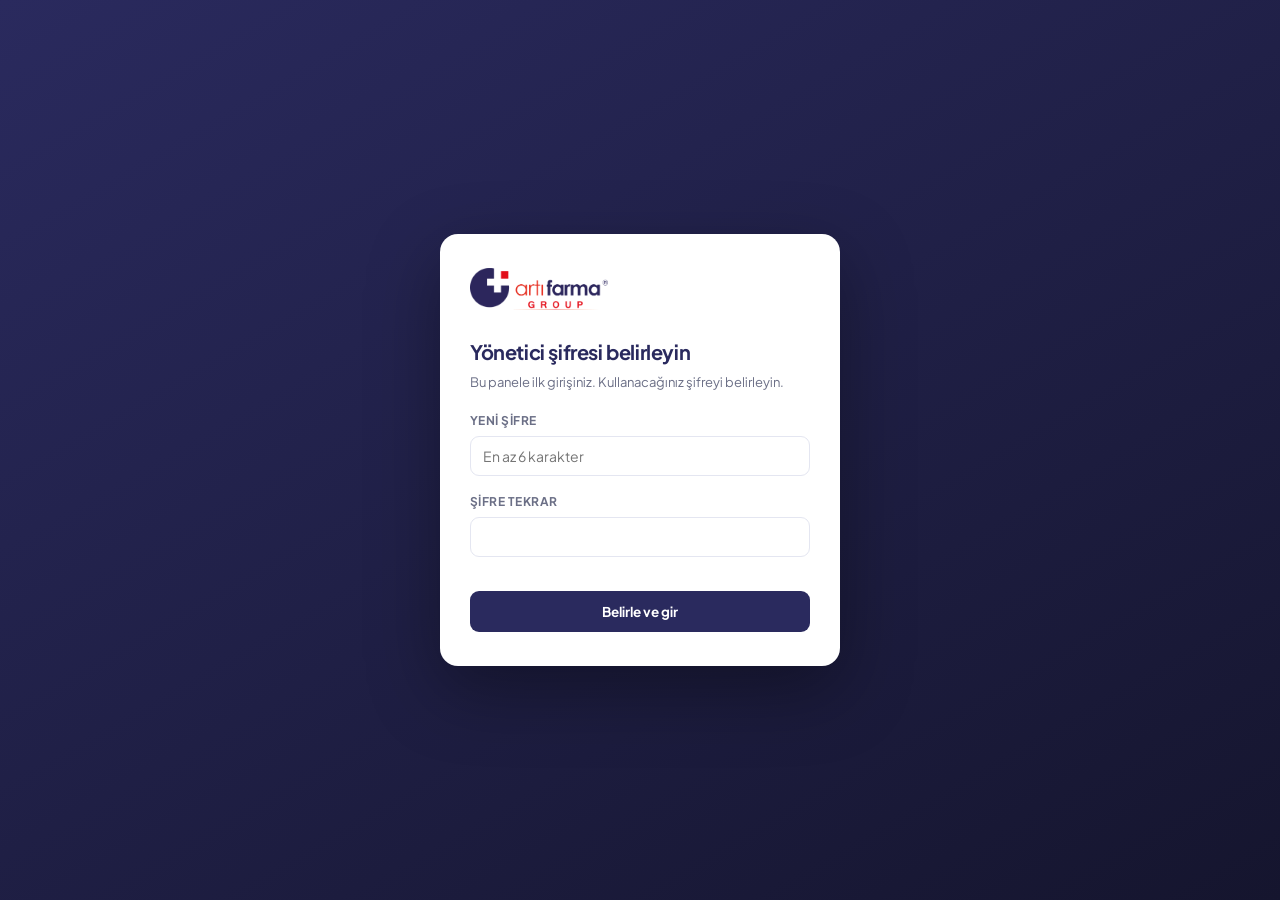
<file: yonetim.html>
<!DOCTYPE html>
<html lang="tr" data-af-no-back>
<head>
<meta charset="UTF-8">
<meta name="viewport" content="width=device-width, initial-scale=1.0">
<meta name="robots" content="noindex, nofollow">
<title>Artıfarma — Site Yönetimi</title>
<link rel="icon" href="assets/logo.png">
<link href="https://fonts.googleapis.com/css2?family=Plus+Jakarta+Sans:wght@400;500;600;700;800&display=swap" rel="stylesheet">
<style>
  :root{
    --navy:#2A2A5E;--navy-700:#22224d;--navy-900:#14142c;
    --red:#DC1A22;--red-700:#b71219;
    --bg:#F5F6FB;--card:#fff;--line:#E4E6F1;--tint:#EEF0F8;
    --ink:#1c1c2e;--muted:#6b6f86;--green:#1F9D6B;--amber:#E08A0B;
    --font:'Plus Jakarta Sans',system-ui,-apple-system,sans-serif;
  }
  *{box-sizing:border-box;margin:0;padding:0}
  body{font-family:var(--font);background:var(--bg);color:var(--ink);font-size:14px;line-height:1.55;-webkit-font-smoothing:antialiased}
  button{font-family:inherit;cursor:pointer;border:none;background:none}
  input,textarea{font-family:inherit;font-size:14px;color:var(--ink)}
  .hide{display:none!important}

  /* ---- Giriş ---- */
  .gate{position:fixed;inset:0;background:linear-gradient(150deg,var(--navy),#15152e);
    display:flex;align-items:center;justify-content:center;padding:24px;z-index:100}
  .gate-card{background:#fff;border-radius:18px;padding:34px 30px;width:100%;max-width:400px;
    box-shadow:0 24px 70px rgba(0,0,0,.35)}
  .gate-card img{height:42px;margin-bottom:20px}
  .gate-card h1{font-size:20px;color:var(--navy);margin-bottom:5px;letter-spacing:-.02em}
  .gate-card p{color:var(--muted);font-size:13px;margin-bottom:20px}
  .err{color:var(--red);font-size:12.5px;min-height:17px;margin-top:8px;font-weight:600}

  /* ---- Yerleşim ---- */
  .top{background:var(--navy);color:#fff;position:sticky;top:0;z-index:40;
    display:flex;align-items:center;gap:14px;padding:12px 22px;flex-wrap:wrap}
  .top .chip{background:#fff;border-radius:8px;padding:4px 9px;display:inline-flex;align-items:center;height:34px}
  .top .chip img{height:22px;display:block}
  .top .t{font-weight:800;font-size:15px;letter-spacing:-.01em}
  .top .s{font-size:10.5px;font-weight:700;letter-spacing:.1em;text-transform:uppercase;color:#b9b9d6}
  .top .sp{flex:1}
  .wrap{max-width:1200px;margin:0 auto;padding:22px}
  .layout{display:grid;grid-template-columns:220px 1fr;gap:22px;align-items:start}

  .sidenav{position:sticky;top:82px;background:var(--card);border:1px solid var(--line);
    border-radius:12px;padding:8px;box-shadow:0 1px 3px rgba(20,20,50,.05)}
  .sidenav button{display:block;width:100%;text-align:left;padding:9px 12px;border-radius:8px;
    font-size:13.5px;font-weight:600;color:var(--muted);transition:.12s}
  .sidenav button:hover{background:var(--tint);color:var(--navy)}
  .sidenav button.on{background:var(--navy);color:#fff}

  .group{background:var(--card);border:1px solid var(--line);border-radius:12px;
    padding:24px 26px;margin-bottom:18px;box-shadow:0 1px 3px rgba(20,20,50,.05);scroll-margin-top:88px}
  .group > h2{font-size:16px;color:var(--navy);margin-bottom:4px;letter-spacing:-.01em}
  .group > .gd{color:var(--muted);font-size:12.5px;margin-bottom:20px}
  .f{margin-bottom:17px}
  .f label{display:block;font-size:12px;font-weight:700;color:var(--muted);margin-bottom:5px;
    text-transform:uppercase;letter-spacing:.04em}
  .f input,.f textarea{width:100%;padding:10px 12px;border:1.5px solid var(--line);
    border-radius:9px;background:#fff;transition:.12s}
  .f input:focus,.f textarea:focus{outline:none;border-color:var(--navy)}
  .f textarea{resize:vertical;min-height:78px;line-height:1.6}
  .f .hint{font-size:11.5px;color:var(--muted);margin-top:5px}
  .f.changed input,.f.changed textarea{border-color:var(--amber);background:#fffdf6}
  .row2{display:grid;grid-template-columns:110px 1fr;gap:12px}

  .btn{display:inline-flex;align-items:center;justify-content:center;gap:8px;
    padding:11px 18px;border-radius:9px;font-weight:700;font-size:13.5px;transition:.15s;
    border:1.5px solid transparent;white-space:nowrap}
  .btn-primary{background:var(--red);color:#fff}.btn-primary:hover{background:var(--red-700)}
  .btn-navy{background:var(--navy);color:#fff}.btn-navy:hover{background:var(--navy-700)}
  .btn-line{background:#fff;color:var(--navy);border-color:var(--line)}.btn-line:hover{border-color:var(--navy)}
  .btn-onDark{background:rgba(255,255,255,.14);color:#fff;border-color:rgba(255,255,255,.22)}
  .btn-onDark:hover{background:rgba(255,255,255,.24)}
  .btn-sm{padding:8px 14px;font-size:12.5px}
  .btn:disabled{opacity:.45;cursor:not-allowed}
  .btn.full{width:100%}

  .savebar{position:sticky;bottom:0;background:rgba(255,255,255,.94);backdrop-filter:blur(10px);
    border-top:1px solid var(--line);padding:14px 22px;display:flex;align-items:center;gap:12px;
    flex-wrap:wrap;z-index:30}
  .savebar .info{flex:1;font-size:12.5px;color:var(--muted);min-width:200px}
  .savebar .info b{color:var(--amber)}

  .note{border-radius:10px;padding:13px 16px;font-size:13px;margin-bottom:18px;line-height:1.6}
  .note-info{background:#eef2fc;color:#2c3d6b;border:1px solid #d6e0f5}
  .note-warn{background:#fdf6e6;color:#7a5c06;border:1px solid #f0e0b5}
  .note-ok{background:#e9f7f0;color:#0d6b47;border:1px solid #c4e8d8}
  .note b{font-weight:800}

  .toast{position:fixed;bottom:22px;left:50%;transform:translateX(-50%);background:var(--navy-900);
    color:#fff;padding:12px 20px;border-radius:24px;font-weight:600;font-size:13.5px;z-index:200;
    box-shadow:0 10px 30px rgba(0,0,0,.3);opacity:0;pointer-events:none;transition:.22s}
  .toast.show{opacity:1;bottom:30px}

  .steps{counter-reset:s;margin:12px 0 0}
  .steps li{counter-increment:s;position:relative;padding:6px 0 6px 30px;font-size:13px}
  .steps li::before{content:counter(s);position:absolute;left:0;top:7px;width:20px;height:20px;
    border-radius:6px;background:var(--navy);color:#fff;font-size:11px;font-weight:800;
    display:flex;align-items:center;justify-content:center}

  @media(max-width:820px){
    .layout{grid-template-columns:1fr}
    .sidenav{position:static;display:flex;gap:6px;overflow-x:auto}
    .sidenav button{white-space:nowrap}
  }
</style>
</head>
<body>

<!-- ========== GİRİŞ EKRANI ========== -->
<div class="gate" id="gate">
  <div class="gate-card">
    <img src="assets/logo.png" alt="Artıfarma Group">
    <h1 id="gateTitle">Site Yönetimi</h1>
    <p id="gateSub">Devam etmek için yönetici şifrenizi girin.</p>
    <div id="gateFields"></div>
    <div class="err" id="gateErr"></div>
    <button class="btn btn-navy full" id="gateBtn">Giriş yap</button>
  </div>
</div>

<!-- ========== PANEL ========== -->
<div class="hide" id="app">
  <div class="top">
    <span class="chip"><img src="assets/logo.png" alt="Artıfarma Group"></span>
    <div><div class="t">Site Yönetimi</div><div class="s">Artıfarma 360°</div></div>
    <span class="sp"></span>
    <a class="btn btn-onDark btn-sm" href="admin.html">← Panel</a>
    <a class="btn btn-onDark btn-sm" href="kayitlar.html">Gelen Kayıtlar</a>
    <a class="btn btn-onDark btn-sm" href="eczaneler.html">Eczane Kayıt Merkezi</a>
    <button class="btn btn-onDark btn-sm" onclick="sifreDegistir()">Şifre değiştir</button>
    <button class="btn btn-onDark btn-sm" onclick="cikis()">Çıkış</button>
  </div>

  <div class="wrap">
    <div id="durum"></div>
    <div class="layout">
      <nav class="sidenav" id="sidenav"></nav>
      <main id="form"></main>
    </div>
  </div>

  <div class="savebar">
    <div class="info" id="sayac">Değişiklik yok</div>
    <button class="btn btn-line btn-sm" onclick="geriAl()">Değişiklikleri geri al</button>
    <button class="btn btn-line" onclick="onizle()">Önizle</button>
    <button class="btn btn-primary" onclick="indir()">Güncellenmiş siteyi indir</button>
  </div>
</div>

<div class="toast" id="toast"></div>
<input type="file" id="dosyaSec" accept=".html" class="hide">

<script>
/* =========================================================
   ARTIFARMA — Site Yönetim Paneli

   NASIL ÇALIŞIR
   Panel, index.html dosyasını okur; içindeki data-af="..." ile
   işaretlenmiş alanları forma döker. Düzenlemeler bittiğinde
   dosyanın güncellenmiş hâlini indirir.

   Site statik dosyalardan oluştuğu ve sunucusu olmadığı için
   panel doğrudan yayına yazamaz: indirilen index.html, klasördeki
   eskisinin yerine konur ve site yeniden yüklenir.
   ========================================================= */

/* ---------- Alan haritası ---------- */
const GRUPLAR = [
 {id:'serit', ad:'Üst şerit', not:'Sitenin en üstünde, her sayfada görünen program adı.', alanlar:[
   ['serit.ad','Program adı','text'],
   ['serit.alt','Alt başlık','text'],
 ]},
 {id:'giris', ad:'Giriş bölümü', not:'Ziyaretçinin ilk gördüğü büyük başlık alanı.', alanlar:[
   ['hero.ustyazi','Üst yazı','text'],
   ['hero.satir1','Başlık — birinci satır','text'],
   ['hero.vurgu','Vurgulanan kelime','text','Kırmızı renkte gösterilir.'],
   ['hero.satir2','Başlık — devamı','text'],
   ['hero.aciklama','Açıklama','area'],
   ['hero.btn1','Birinci düğme','text'],
   ['hero.btn2','İkinci düğme','text'],
 ]},
 {id:'rakamlar', ad:'Rakamlar', not:'Giriş bölümünün altındaki dört kutu.', alanlar:[
   ['rakam1.sayi','1. sayı','text'],['rakam1.etiket','1. etiket','text'],
   ['rakam2.sayi','2. sayı','text'],['rakam2.etiket','2. etiket','text'],
   ['rakam3.sayi','3. sayı','text'],['rakam3.etiket','3. etiket','text'],
   ['rakam4.sayi','4. sayı','text'],['rakam4.etiket','4. etiket','text'],
 ]},
 {id:'yaklasim', ad:'Yaklaşımımız', not:'Yöntemin anlatıldığı bölüm ve üç aşama.', alanlar:[
   ['yaklasim.ustyazi','Üst yazı','text'],
   ['yaklasim.baslik','Başlık','text'],
   ['yaklasim.aciklama','Açıklama','area'],
   ['asama1.baslik','1. aşama — başlık','text'],
   ['asama1.metin','1. aşama — metin','area'],
   ['asama2.baslik','2. aşama — başlık','text'],
   ['asama2.metin','2. aşama — metin','area'],
   ['asama3.baslik','3. aşama — başlık','text'],
   ['asama3.metin','3. aşama — metin','area'],
 ]},
 {id:'analiz', ad:'Öz değerlendirme', not:'Ziyaretçinin girişsiz kullandığı ücretsiz analiz bölümü.', alanlar:[
   ['analiz.ustyazi','Üst yazı','text'],
   ['analiz.baslik','Başlık','text'],
   ['analiz.aciklama','Açıklama','area'],
   ['analiz.sure','Rozet 1 — süre','text'],
   ['analiz.kayit','Rozet 2 — kayıt','text'],
   ['analiz.cikti','Rozet 3 — çıktı','text'],
   ['analiz.btn','Düğme','text'],
   ['analiz.boyutlar','Boyut listesi','liste'],
 ]},
 {id:'araclar', ad:'Araçlar bölümü', not:'Üç uygulamanın tanıtıldığı bölümün başlığı.', alanlar:[
   ['araclar.ustyazi','Üst yazı','text'],
   ['araclar.baslik','Başlık','text'],
   ['araclar.aciklama','Açıklama','area'],
 ]},
 {id:'kartlar', ad:'Araç kartları', not:'Her kartın başlığı, açıklaması ve madde listesi.', alanlar:[
   ['arac1.rozet','1. kart — rozet','text'],
   ['arac1.baslik','1. kart — başlık','text'],
   ['arac1.aciklama','1. kart — açıklama','area'],
   ['arac1.maddeler','1. kart — maddeler','liste'],
   ['arac1.btn','1. kart — düğme','text'],
   ['arac2.rozet','2. kart — rozet','text'],
   ['arac2.baslik','2. kart — başlık','text'],
   ['arac2.aciklama','2. kart — açıklama','area'],
   ['arac2.maddeler','2. kart — maddeler','liste'],
   ['arac2.btn','2. kart — düğme','text'],
   ['arac3.rozet','3. kart — rozet','text'],
   ['arac3.baslik','3. kart — başlık','text'],
   ['arac3.aciklama','3. kart — açıklama','area'],
   ['arac3.maddeler','3. kart — maddeler','liste'],
   ['arac3.btn','3. kart — düğme','text'],
   ['arac4.rozet','4. kart — rozet','text'],
   ['arac4.baslik','4. kart — başlık','text'],
   ['arac4.aciklama','4. kart — açıklama','area'],
   ['arac4.maddeler','4. kart — maddeler','liste'],
   ['arac4.btn','4. kart — düğme','text'],
   ['arac5.rozet','5. kart — rozet','text'],
   ['arac5.baslik','5. kart — başlık','text'],
   ['arac5.aciklama','5. kart — açıklama','area'],
   ['arac5.maddeler','5. kart — maddeler','liste'],
   ['arac5.btn','5. kart — düğme','text'],
 ]},
 {id:'egitim', ad:'Ekip eğitimi', not:'ETA Akademi bölümü.', alanlar:[
   ['egitim.ustyazi','Üst yazı','text'],
   ['egitim.baslik','Başlık','text'],
   ['egitim.aciklama','Açıklama','area'],
   ['egitim.maddeler','Maddeler','liste'],
   ['egitim.btn','Düğme','text'],
   ['egitim.kutuBaslik','Sağ kutu — başlık','text'],
   ['egitim.kutuAlt','Sağ kutu — alt yazı','text'],
 ]},
 {id:'kapsam', ad:'Danışmanlık kapsamı', not:'Eczanenin dört temel alanı.', alanlar:[
   ['kapsam.ustyazi','Üst yazı','text'],
   ['kapsam.baslik','Başlık','text'],
   ['kapsam.aciklama','Açıklama','area'],
   ['kapsam.btn','Düğme','text'],
   ['alan1.baslik','1. alan — başlık','text'],
   ['alan1.metin','1. alan — metin','area'],
   ['alan2.baslik','2. alan — başlık','text'],
   ['alan2.metin','2. alan — metin','area'],
   ['alan3.baslik','3. alan — başlık','text'],
   ['alan3.metin','3. alan — metin','area'],
   ['alan4.baslik','4. alan — başlık','text'],
   ['alan4.metin','4. alan — metin','area'],
 ]},
 {id:'iletisim', ad:'İletişim', not:'Sayfanın altındaki çağrı bandı ve iletişim bilgileri.', alanlar:[
   ['iletisim.baslik','Başlık','text'],
   ['iletisim.metin','Metin','area'],
   ['iletisim.eposta','E-posta adresi','text','Ziyaretçi düğmeye basınca bu adrese e-posta açılır.'],
   ['iletisim.epostaBtn','E-posta düğmesinin yazısı','text'],
   ['iletisim.telefon','Telefon numarası','text','Başında ülke kodu olmalı. Örnek: +905321234567'],
   ['iletisim.telBtn','Telefon düğmesinin yazısı','text'],
 ]},
 {id:'altbilgi', ad:'Alt bilgi', not:'Sayfanın en altındaki bölüm.', alanlar:[
   ['footer.aciklama','Kısa tanıtım','area'],
   ['footer.telif','Telif satırı','text'],
   ['footer.kvkk','KVKK notu','text'],
 ]},
];

/* ---------- Yardımcılar ---------- */
const $ = id => document.getElementById(id);
let TT; function toast(m){const t=$('toast');t.textContent=m;t.classList.add('show');
  clearTimeout(TT);TT=setTimeout(()=>t.classList.remove('show'),2400);}

/* Basit bir karıştırma. Panel yayına yazamadığı için bu şifre
   yalnızca paneli gelişigüzel açılmaktan korur, sır saklamaz. */
function karistir(s){let h=5381;for(let i=0;i<s.length;i++)h=((h<<5)+h+s.charCodeAt(i))>>>0;return 'h'+h.toString(36);}
const SIFRE_ANAHTARI='artifarma:yonetim_sifre';

/* Sayfadaki kalın yazıyı ** ** ile göster, kaydederken geri çevir */
function htmlToMetin(el){
  let h = el.innerHTML;
  h = h.replace(/<strong>(.*?)<\/strong>/gi, '**$1**').replace(/<br\s*\/?>/gi, ' ');
  const t = document.createElement('textarea'); t.innerHTML = h.replace(/<[^>]+>/g,'');
  return t.value.replace(/\s+/g,' ').trim();
}
function metinToHtml(s){
  const kacir = x => x.replace(/&/g,'&amp;').replace(/</g,'&lt;').replace(/>/g,'&gt;');
  return kacir(s).replace(/\*\*(.+?)\*\*/g, '<strong>$1</strong>');
}

/* Telefon: yazıldığı biçimden bağımsız olarak doğru bağlantı üret.
   "0533 431 30 06", "533 431 30 06", "+90 533..." hepsi kabul edilir. */
function telBaglanti(s){
  let r=(s||'').replace(/[^\d+]/g,'');
  if(!r) return '';
  if(r.startsWith('+')) return r;
  if(r.startsWith('90') && r.length>=12) return '+'+r;
  if(r.startsWith('0')) return '+90'+r.slice(1);
  return '+90'+r;
}
/* Ekranda 0533 431 30 06 biçiminde göster */
function telGoster(s){
  const b=telBaglanti(s);
  const m=b.match(/^\+90(\d{3})(\d{3})(\d{2})(\d{2})$/);
  return m ? `0${m[1]} ${m[2]} ${m[3]} ${m[4]}` : (s||'').trim();
}

/* ---------- Durum ---------- */
let belge = null;      // index.html'in ayrıştırılmış hâli
let asil  = {};        // dosyadaki özgün değerler
let taslak= {};        // formdaki güncel değerler
const TASLAK_ANAHTARI='artifarma:yonetim_taslak';

/* ---------- Giriş ---------- */
function gateKur(){
  /* Danışman panelleri tek oturumu paylaşır. */
  try{ if(sessionStorage.getItem(OTURUM)==='1' && localStorage.getItem(SIFRE_ANAHTARI)){ ac(); return; } }catch(e){}
  const kayitli = localStorage.getItem(SIFRE_ANAHTARI);
  if(!kayitli){
    $('gateTitle').textContent='Yönetici şifresi belirleyin';
    $('gateSub').textContent='Bu panele ilk girişiniz. Kullanacağınız şifreyi belirleyin.';
    $('gateFields').innerHTML=
      '<div class="f"><label>Yeni şifre</label><input type="password" id="s1" placeholder="En az 6 karakter"></div>'+
      '<div class="f"><label>Şifre tekrar</label><input type="password" id="s2"></div>';
    $('gateBtn').textContent='Belirle ve gir';
    $('gateBtn').onclick=()=>{
      const a=$('s1').value.trim(), b=$('s2').value.trim();
      if(a.length<6){$('gateErr').textContent='Şifre en az 6 karakter olmalı.';return;}
      if(a!==b){$('gateErr').textContent='Şifreler birbirini tutmuyor.';return;}
      localStorage.setItem(SIFRE_ANAHTARI,karistir(a)); ac();
    };
  } else {
    $('gateFields').innerHTML='<div class="f"><label>Şifre</label><input type="password" id="s1" autofocus></div>';
    $('gateBtn').textContent='Giriş yap';
    const dene=()=>{
      if(karistir($('s1').value.trim())===kayitli) ac();
      else {$('gateErr').textContent='Şifre hatalı.'; $('s1').value='';}
    };
    $('gateBtn').onclick=dene;
    $('gateFields').addEventListener('keydown',e=>{if(e.key==='Enter')dene();});
  }
}
function cikis(){location.reload();}
function sifreDegistir(){
  const y=prompt('Yeni şifre (en az 6 karakter):');
  if(y===null)return;
  if(y.trim().length<6){alert('Şifre en az 6 karakter olmalı.');return;}
  localStorage.setItem(SIFRE_ANAHTARI,karistir(y.trim()));
  toast('Şifre değiştirildi');
}

const OTURUM='artifarma:oturum';
async function ac(){
  try{sessionStorage.setItem(OTURUM,'1');}catch(e){}
  $('gate').classList.add('hide');
  $('app').classList.remove('hide');
  await siteyiYukle();
}

/* ---------- index.html'i oku ---------- */
async function siteyiYukle(){
  try{
    const r = await fetch('index.html', {cache:'no-store'});
    if(!r.ok) throw new Error('okunamadı');
    belgeKur(await r.text());
  }catch(e){
    dosyadanIste();
  }
}
function dosyadanIste(){
  $('durum').innerHTML =
    '<div class="note note-warn"><b>index.html dosyası okunamadı.</b><br>'+
    'Bu genellikle sayfayı doğrudan dosyadan (çift tıklayarak) açtığınızda olur. '+
    'Aşağıdaki düğmeyle klasördeki <b>index.html</b> dosyasını seçin.<br>'+
    '<button class="btn btn-navy btn-sm" style="margin-top:10px" onclick="document.getElementById(\'dosyaSec\').click()">index.html dosyasını seç</button></div>';
  $('dosyaSec').onchange = e => {
    const f = e.target.files[0]; if(!f) return;
    const rd = new FileReader();
    rd.onload = () => { $('durum').innerHTML=''; belgeKur(rd.result); };
    rd.readAsText(f, 'utf-8');
  };
}

function belgeKur(html){
  belge = new DOMParser().parseFromString(html, 'text/html');
  asil = {};

  belge.querySelectorAll('[data-af]').forEach(el=>{
    asil[el.getAttribute('data-af')] = htmlToMetin(el);
  });
  belge.querySelectorAll('[data-af-list]').forEach(ul=>{
    asil[ul.getAttribute('data-af-list')] =
      [...ul.querySelectorAll('li')].map(li=>htmlToMetin(li)).join('\n');
  });
  const mail = belge.querySelector('[data-af-mail]');
  if(mail) asil[mail.getAttribute('data-af-mail')] = (mail.getAttribute('href')||'').replace(/^mailto:/,'');
  const tel = belge.querySelector('[data-af-tel]');
  if(tel) asil[tel.getAttribute('data-af-tel')] = telGoster((tel.getAttribute('href')||'').replace(/^tel:/,''));

  const kayitli = localStorage.getItem(TASLAK_ANAHTARI);
  taslak = Object.assign({}, asil, kayitli ? JSON.parse(kayitli) : {});
  formKur();
  if(kayitli) toast('Kaydedilmemiş düzenlemeleriniz geri yüklendi');
}

/* ---------- Formu çiz ---------- */
function formKur(){
  const nav=$('sidenav'), form=$('form');
  nav.innerHTML=''; form.innerHTML='';

  GRUPLAR.forEach((g,gi)=>{
    const b=document.createElement('button');
    b.textContent=g.ad; b.className = gi===0?'on':'';
    b.onclick=()=>{ document.getElementById('g_'+g.id).scrollIntoView({behavior:'smooth'});
      [...nav.children].forEach(x=>x.classList.remove('on')); b.classList.add('on'); };
    nav.appendChild(b);

    const sec=document.createElement('section');
    sec.className='group'; sec.id='g_'+g.id;
    sec.innerHTML=`<h2>${g.ad}</h2><div class="gd">${g.not}</div>`;

    g.alanlar.forEach(([anahtar,etiket,tip,ipucu])=>{
      if(!(anahtar in asil)) return;              // sayfada yoksa gösterme
      const f=document.createElement('div'); f.className='f';
      const alanId='alan_'+anahtar.replace('.','_');
      let girdi;
      if(tip==='area'||tip==='liste'){
        girdi=document.createElement('textarea');
        if(tip==='liste'){girdi.style.minHeight='120px';}
      } else {
        girdi=document.createElement('input'); girdi.type='text';
      }
      girdi.id=alanId; girdi.value=taslak[anahtar]||'';
      girdi.oninput=()=>{
        taslak[anahtar]=girdi.value;
        f.classList.toggle('changed', girdi.value!==asil[anahtar]);
        taslakKaydet(); sayacGuncelle();
      };
      const lbl=document.createElement('label'); lbl.textContent=etiket; lbl.htmlFor=alanId;
      f.appendChild(lbl); f.appendChild(girdi);
      let h=ipucu||'';
      if(tip==='liste') h='Her satır bir madde olur. Satır ekleyip silebilirsiniz.';
      if(tip==='area'&&!ipucu) h='Kalın yazmak için kelimeyi **iki yıldız** arasına alın.';
      if(h){const d=document.createElement('div');d.className='hint';d.textContent=h;f.appendChild(d);}
      if(taslak[anahtar]!==asil[anahtar]) f.classList.add('changed');
      sec.appendChild(f);
    });
    form.appendChild(sec);
  });
  sayacGuncelle();
}

function degisenler(){ return Object.keys(taslak).filter(k=>taslak[k]!==asil[k]); }
function sayacGuncelle(){
  const d=degisenler().length;
  $('sayac').innerHTML = d ? `<b>${d} alan değiştirildi.</b> İndirip yayına almayı unutmayın.`
                           : 'Değişiklik yok';
}
function taslakKaydet(){
  const d={}; degisenler().forEach(k=>d[k]=taslak[k]);
  if(Object.keys(d).length) localStorage.setItem(TASLAK_ANAHTARI, JSON.stringify(d));
  else localStorage.removeItem(TASLAK_ANAHTARI);
}
function geriAl(){
  if(!degisenler().length){toast('Zaten değişiklik yok');return;}
  if(!confirm('Tüm düzenlemeler iptal edilip dosyadaki hâline dönülecek. Devam edilsin mi?'))return;
  localStorage.removeItem(TASLAK_ANAHTARI);
  taslak=Object.assign({},asil); formKur(); toast('Değişiklikler geri alındı');
}

/* ---------- Değişiklikleri belgeye uygula ---------- */
function belgeUret(){
  const d = belge.cloneNode(true);

  d.querySelectorAll('[data-af]').forEach(el=>{
    const k=el.getAttribute('data-af');
    if(k in taslak) el.innerHTML = metinToHtml(taslak[k]);
  });
  d.querySelectorAll('[data-af-list]').forEach(ul=>{
    const k=ul.getAttribute('data-af-list');
    if(!(k in taslak)) return;
    ul.innerHTML = taslak[k].split('\n').map(s=>s.trim()).filter(Boolean)
      .map(s=>`\n          <li>${metinToHtml(s)}</li>`).join('') + '\n        ';
  });
  /* E-posta ve telefon; hem düğmelerin bağlantısını hem de
     çağrı bandındaki görünür satırı besler — tek alandan yönetilir. */
  const mail=d.querySelector('[data-af-mail]');
  const eposta=(taslak[mail && mail.getAttribute('data-af-mail')]||'').trim();
  if(mail && eposta) mail.setAttribute('href','mailto:'+eposta);
  d.querySelectorAll('[data-af-mailtext]').forEach(a=>{
    if(!eposta) return;
    a.setAttribute('href','mailto:'+eposta); a.textContent=eposta;
  });

  const tel=d.querySelector('[data-af-tel]');
  const telHam=(taslak[tel && tel.getAttribute('data-af-tel')]||'').trim();
  const telLink=telBaglanti(telHam);
  if(tel && telLink) tel.setAttribute('href','tel:'+telLink);
  d.querySelectorAll('[data-af-teltext]').forEach(a=>{
    if(!telLink) return;
    a.setAttribute('href','tel:'+telLink); a.textContent=telGoster(telHam);
  });

  return '<!DOCTYPE html>\n' + d.documentElement.outerHTML + '\n';
}

/* ---------- Önizleme ---------- */
function onizle(){
  const w=window.open('','_blank');
  if(!w){toast('Tarayıcı yeni sekmeyi engelledi');return;}
  w.document.open(); w.document.write(belgeUret()); w.document.close();
}

/* ---------- İndir ---------- */
function indir(){
  const blob=new Blob([belgeUret()],{type:'text/html;charset=utf-8'});
  const a=document.createElement('a');
  a.href=URL.createObjectURL(blob); a.download='index.html';
  document.body.appendChild(a); a.click(); a.remove();
  setTimeout(()=>URL.revokeObjectURL(a.href),2000);

  $('durum').innerHTML =
    '<div class="note note-ok"><b>index.html indirildi.</b> Değişikliklerin siteye yansıması için:'+
    '<ol class="steps">'+
    '<li>İndirilen <b>index.html</b> dosyasını <b>artifarma</b> klasörüne taşıyın; eskisinin üzerine yazsın.</li>'+
    '<li><b>yayina-hazirla.command</b> dosyasına çift tıklayın.</li>'+
    '<li>Oluşan <b>yayin</b> klasörünü Netlify penceresine sürükleyip bırakın.</li>'+
    '</ol></div>';
  window.scrollTo({top:0,behavior:'smooth'});
  toast('İndirildi — yayına almayı unutmayın');
}

gateKur();
</script>
</body>
</html>
</file>
<file: assets/theme.css>
/* =========================================================
   ARTIFARMA GROUP — Ortak Tasarım Sistemi
   Marka renkleri logodan alınmıştır (lacivert #2A2A5E · kırmızı #DC1A22)
   ========================================================= */

:root{
  /* Marka */
  --navy:#2A2A5E;
  --navy-700:#22224d;
  --navy-900:#14142c;
  --red:#DC1A22;
  --red-700:#b71219;
  --red-tint:#FBE9EA;

  /* Yüzeyler */
  --bg:#F5F6FB;
  --card:#FFFFFF;
  --line:#E4E6F1;
  --tint:#EEF0F8;

  /* Metin */
  --ink:#1c1c2e;
  --muted:#6b6f86;
  --faint:#9a9db4;

  /* Durum */
  --green:#1F9D6B;
  --amber:#E08A0B;

  /* Ölçü */
  --r:14px;
  --r-sm:10px;
  --maxw:1140px;
  --shadow:0 1px 3px rgba(20,20,50,.06), 0 8px 30px rgba(20,20,50,.06);
  --shadow-lg:0 20px 60px rgba(20,20,50,.14);
  --font:'Plus Jakarta Sans', -apple-system, BlinkMacSystemFont, 'Segoe UI', system-ui, sans-serif;
}

*,*::before,*::after{box-sizing:border-box}
html{scroll-behavior:smooth;scroll-padding-top:88px}
body{
  margin:0;
  font-family:var(--font);
  background:var(--bg);
  color:var(--ink);
  font-size:16px;
  line-height:1.6;
  -webkit-font-smoothing:antialiased;
}
img{max-width:100%;display:block}
a{color:inherit;text-decoration:none}
h1,h2,h3,h4{margin:0;font-weight:800;letter-spacing:-.022em;line-height:1.18}
p{margin:0}
ul{margin:0;padding:0;list-style:none}

.wrap{max-width:var(--maxw);margin:0 auto;padding:0 24px}
section{padding:92px 0}
.sec-tint{background:var(--card)}

/* ---------- Tipografi yardımcıları ---------- */
.eyebrow{
  display:inline-block;font-size:.75rem;font-weight:800;letter-spacing:.16em;
  text-transform:uppercase;color:var(--red);margin-bottom:14px;
}
.sec-head{max-width:680px;margin-bottom:54px}
.sec-head h2{font-size:clamp(1.8rem,3.6vw,2.45rem);margin-bottom:16px;color:var(--navy)}
.sec-head p{color:var(--muted);font-size:1.06rem}

/* ---------- Düğmeler ---------- */
.btn{
  display:inline-flex;align-items:center;justify-content:center;gap:9px;
  padding:13px 24px;border-radius:var(--r-sm);
  font-family:inherit;font-weight:700;font-size:.95rem;line-height:1;
  border:1.5px solid transparent;cursor:pointer;transition:.16s ease;
  white-space:nowrap;
}
.btn-primary{background:var(--red);color:#fff}
.btn-primary:hover{background:var(--red-700);transform:translateY(-1px)}
.btn-navy{background:var(--navy);color:#fff}
.btn-navy:hover{background:var(--navy-700);transform:translateY(-1px)}
.btn-line{background:transparent;color:var(--navy);border-color:var(--line)}
.btn-line:hover{border-color:var(--navy)}
.btn-onDark{background:rgba(255,255,255,.12);color:#fff;border-color:rgba(255,255,255,.22)}
.btn-onDark:hover{background:rgba(255,255,255,.2)}
.btn-sm{padding:9px 16px;font-size:.85rem}

/* ---------- Program şeridi (sayfanın en üstü) ---------- */
.brandstrip{background:var(--navy);color:#fff}
.brandstrip .wrap{
  display:flex;align-items:center;gap:12px;
  height:42px;font-size:.78rem;font-weight:700;
}
.brandstrip .bs-mark{letter-spacing:.13em;text-transform:uppercase}
.brandstrip .bs-sep{width:1px;height:15px;background:rgba(255,255,255,.28);flex:none}
.brandstrip .bs-name{
  letter-spacing:.13em;text-transform:uppercase;
  color:#b9bad8;font-weight:600;
}
@media (max-width:560px){
  .brandstrip .wrap{height:auto;padding-top:9px;padding-bottom:9px;font-size:.66rem;gap:9px}
  .brandstrip .bs-sep{display:none}
  .brandstrip .bs-name{letter-spacing:.09em}
}

/* ---------- Başlık / Navigasyon ---------- */
.site-header{
  position:sticky;top:0;z-index:60;
  background:rgba(255,255,255,.9);
  backdrop-filter:blur(14px);
  border-bottom:1px solid transparent;
  transition:.2s;
}
.site-header.scrolled{border-bottom-color:var(--line);box-shadow:0 4px 20px rgba(20,20,50,.05)}
.nav{display:flex;align-items:center;justify-content:space-between;gap:24px;height:78px}
.nav-logo{display:inline-flex;align-items:center;gap:14px}
.nav-logo-ana{height:40px;width:auto}
.nav-logo-ayrac{width:1px;height:30px;background:var(--line);flex:none}
.nav-logo-360{height:38px;width:auto}
.nav-links{display:flex;align-items:center;gap:6px}
.nav-links a{
  padding:9px 14px;border-radius:8px;font-size:.92rem;font-weight:600;color:var(--muted);
  transition:.14s;
}
.nav-links a:hover{color:var(--navy);background:var(--tint)}
.nav-toggle{display:none;width:42px;height:42px;border:none;background:var(--tint);border-radius:10px;
  color:var(--navy);font-size:20px;cursor:pointer;align-items:center;justify-content:center}

/* ---------- Kahraman bölümü ---------- */
.hero{
  background:linear-gradient(155deg,var(--navy) 0%,#20204a 55%,var(--navy-900) 100%);
  color:#fff;position:relative;overflow:hidden;
  padding:104px 0 112px;
}
.hero::after{
  content:"";position:absolute;right:-160px;top:-160px;width:620px;height:620px;border-radius:50%;
  background:radial-gradient(circle at 35% 35%, rgba(220,26,34,.30), transparent 62%);
  pointer-events:none;
}
.hero .wrap{position:relative;z-index:1}
.hero-inner{max-width:760px}
.hero .eyebrow{color:#ff8f93}
.hero h1{font-size:clamp(2.1rem,5vw,3.5rem);margin-bottom:22px}
.hero h1 em{font-style:normal;color:#ff6b70}
.hero p.lead{font-size:1.16rem;color:#c9cae6;max-width:640px;margin-bottom:34px}
.hero-actions{display:flex;gap:12px;flex-wrap:wrap}

.hero-stats{
  display:grid;grid-template-columns:repeat(4,1fr);gap:1px;
  margin-top:66px;background:rgba(255,255,255,.14);
  border-radius:var(--r);overflow:hidden;
}
.hero-stat{background:rgba(255,255,255,.04);padding:22px 20px;backdrop-filter:blur(4px)}
.hero-stat b{display:block;font-size:1.85rem;font-weight:800;color:#fff;letter-spacing:-.03em}
.hero-stat span{font-size:.82rem;color:#a9aad0;font-weight:600}

/* ---------- Kartlar ---------- */
.grid{display:grid;gap:22px}
.g2{grid-template-columns:repeat(2,1fr)}
.g3{grid-template-columns:repeat(3,1fr)}
.g4{grid-template-columns:repeat(4,1fr)}

.card{
  background:var(--card);border:1px solid var(--line);border-radius:var(--r);
  padding:30px;box-shadow:var(--shadow);transition:.2s ease;
}
.card-hover:hover{transform:translateY(-3px);box-shadow:var(--shadow-lg);border-color:#d3d6e8}

/* ---------- Aşama (metodoloji) ---------- */
.phase{position:relative;padding-top:8px}
.phase-num{
  width:44px;height:44px;border-radius:12px;background:var(--navy);color:#fff;
  display:flex;align-items:center;justify-content:center;font-weight:800;font-size:1.05rem;
  margin-bottom:18px;
}
.phase:nth-child(2) .phase-num{background:#3d3d78}
.phase:nth-child(3) .phase-num{background:var(--red)}
.phase h3{font-size:1.18rem;margin-bottom:9px;color:var(--navy)}
.phase p{color:var(--muted);font-size:.95rem}

/* ---------- Araç kartları ---------- */
.tool{display:flex;flex-direction:column;height:100%;padding:0;overflow:hidden}
.tool-top{padding:28px 28px 0}
.tool-badge{
  display:inline-flex;align-items:center;gap:7px;font-size:.7rem;font-weight:800;
  letter-spacing:.1em;text-transform:uppercase;padding:5px 11px;border-radius:20px;margin-bottom:16px;
}
.tool-badge.diag{background:var(--navy);color:#fff}
.tool-badge.meas{background:#eaf0fb;color:#2b5fae}
.tool-badge.prog{background:var(--red-tint);color:var(--red)}
.tool h3{font-size:1.3rem;color:var(--navy);margin-bottom:10px}
.tool > .tool-top > p{color:var(--muted);font-size:.95rem;margin-bottom:20px}
.tool-list{border-top:1px solid var(--line);padding:20px 28px;flex:1}
.tool-list li{
  font-size:.9rem;color:#41435c;padding:7px 0 7px 24px;position:relative;
}
.tool-list li::before{
  content:"";position:absolute;left:4px;top:15px;width:7px;height:7px;border-radius:2px;
  background:var(--red);opacity:.75;
}
.tool-foot{padding:0 28px 28px}
.tool-foot .btn{width:100%}

/* ---------- Kapsam listesi ---------- */
.scope{display:flex;align-items:flex-start;gap:16px;padding:22px 0;border-top:1px solid var(--line)}
.scope:first-child{border-top:none}
.scope-mark{
  width:38px;height:38px;border-radius:10px;background:var(--tint);color:var(--navy);
  display:flex;align-items:center;justify-content:center;font-weight:800;font-size:.9rem;flex-shrink:0;
}
.scope h4{font-size:1rem;color:var(--ink);margin-bottom:4px}
.scope p{color:var(--muted);font-size:.92rem}

/* ---------- Öz değerlendirme ---------- */
.selftest{display:grid;grid-template-columns:1.35fr 1fr;gap:48px;align-items:center}
.st-copy h2{font-size:clamp(1.7rem,3.2vw,2.3rem);color:var(--navy);margin-bottom:16px}
.st-copy > p{color:var(--muted);margin-bottom:22px;max-width:56ch}
.st-meta{display:flex;gap:18px;flex-wrap:wrap;margin-bottom:28px}
.st-meta span{font-size:.86rem;font-weight:700;color:var(--navy);background:var(--tint);
  padding:7px 14px;border-radius:20px}
.st-domains{display:grid;grid-template-columns:1fr 1fr;gap:9px;list-style:none}
.st-domains li{
  font-size:.86rem;font-weight:600;color:#41435c;background:var(--bg);
  border:1px solid var(--line);border-radius:9px;padding:11px 13px;line-height:1.35;
}
@media (max-width:860px){
  .selftest{grid-template-columns:1fr;gap:32px}
  .st-domains{grid-template-columns:1fr 1fr}
}
@media (max-width:520px){.st-domains{grid-template-columns:1fr}}

/* ---------- Eğitim bölümü ---------- */
.edu{
  display:grid;grid-template-columns:1.55fr 1fr;gap:0;
  background:var(--card);border:1px solid var(--line);border-radius:var(--r);
  box-shadow:var(--shadow);overflow:hidden;
}
.edu-main{padding:44px 46px}
.edu-main h2{font-size:clamp(1.6rem,3vw,2.15rem);color:var(--navy);margin-bottom:14px}
.edu-main > p{color:var(--muted);margin-bottom:24px;max-width:52ch}
.edu-list{margin-bottom:28px}
.edu-list li{font-size:.95rem;color:#41435c;padding:8px 0 8px 26px;position:relative}
.edu-list li::before{
  content:"";position:absolute;left:4px;top:16px;width:8px;height:8px;border-radius:2px;
  background:var(--red);opacity:.8;
}
.edu-side{
  background:linear-gradient(160deg,var(--navy),var(--navy-900));
  color:#fff;padding:44px 34px;display:flex;flex-direction:column;
  align-items:center;justify-content:center;text-align:center;
}
.edu-badge{
  width:76px;height:76px;border-radius:22px;background:rgba(255,255,255,.12);
  border:1px solid rgba(255,255,255,.2);
  display:flex;align-items:center;justify-content:center;
  font-weight:800;font-size:1.35rem;letter-spacing:.06em;margin-bottom:18px;
}
.edu-name{font-weight:800;font-size:1.05rem;margin-bottom:4px}
.edu-sub{font-size:.85rem;color:#a9aad0;margin-bottom:24px}
.edu-levels{display:flex;flex-direction:column;gap:9px;width:100%}
.edu-levels span{
  background:rgba(255,255,255,.07);border:1px solid rgba(255,255,255,.12);
  border-radius:20px;padding:7px 14px;font-size:.82rem;font-weight:600;color:#d5d6ea;
}
@media (max-width:860px){
  .edu{grid-template-columns:1fr}
  .edu-main{padding:32px 26px}
  .edu-side{padding:34px 26px}
  .edu-levels{flex-direction:row;flex-wrap:wrap;justify-content:center}
}

/* ---------- Çağrı bandı ---------- */
.cta{
  background:linear-gradient(140deg,var(--navy),var(--navy-900));
  border-radius:var(--r);padding:56px 48px;color:#fff;text-align:center;
  position:relative;overflow:hidden;
}
.cta::before{
  content:"";position:absolute;left:-90px;bottom:-120px;width:380px;height:380px;border-radius:50%;
  background:radial-gradient(circle,rgba(220,26,34,.26),transparent 65%);
}
.cta > *{position:relative;z-index:1}
.cta h2{font-size:clamp(1.6rem,3vw,2.1rem);margin-bottom:14px}
.cta p{color:#c1c2e0;max-width:560px;margin:0 auto 28px}

.cta-contact{
  display:flex;align-items:center;justify-content:center;gap:14px;flex-wrap:wrap;
  margin-top:26px;font-size:.95rem;font-weight:600;color:#c1c2e0;
}
.cta-contact a{border-bottom:1px solid rgba(255,255,255,.28);padding-bottom:1px;transition:.15s}
.cta-contact a:hover{color:#fff;border-bottom-color:#fff}
.cta-contact .dot{width:4px;height:4px;border-radius:50%;background:rgba(255,255,255,.4);flex:none}
@media (max-width:480px){.cta-contact .dot{display:none}.cta-contact{gap:8px;flex-direction:column}}

/* ---------- İletişim / talep formu sayfası ---------- */
.form-page{padding:64px 0 88px}
.form-grid{display:grid;grid-template-columns:1fr 1.05fr;gap:56px;align-items:start}
.form-intro h1{font-size:clamp(1.8rem,3.4vw,2.5rem);color:var(--navy);margin-bottom:18px}
.form-intro > p{color:var(--muted);margin-bottom:26px}
.form-points{margin-bottom:30px}
.form-points li{font-size:.95rem;color:#41435c;padding:8px 0 8px 28px;position:relative}
.form-points li::before{
  content:"✓";position:absolute;left:0;top:8px;color:var(--green);font-weight:800;font-size:.95rem;
}
.form-direct{border-top:1px solid var(--line);padding-top:22px;display:flex;flex-direction:column;gap:6px}
.form-direct span{font-size:.8rem;font-weight:700;letter-spacing:.1em;text-transform:uppercase;color:var(--muted)}
.form-direct a{font-weight:700;color:var(--navy);width:fit-content;border-bottom:1px solid var(--line)}
.form-direct a:hover{border-bottom-color:var(--navy)}

.form-card{
  background:var(--card);border:1px solid var(--line);border-radius:var(--r);
  padding:34px 32px;box-shadow:var(--shadow);
}
.gizli{position:absolute;left:-9999px;width:1px;height:1px;overflow:hidden}
.fld{margin-bottom:17px}
.fld-row{display:grid;grid-template-columns:1fr 1fr;gap:16px}
.fld label{display:block;font-size:.78rem;font-weight:700;letter-spacing:.05em;
  text-transform:uppercase;color:var(--muted);margin-bottom:6px}
.fld label b{color:var(--red);font-weight:700}
.fld input,.fld select,.fld textarea{
  width:100%;font-family:inherit;font-size:.95rem;color:var(--ink);
  padding:12px 13px;border:1.5px solid var(--line);border-radius:var(--r-sm);
  background:#fff;transition:.14s;
}
.fld input:focus,.fld select:focus,.fld textarea:focus{outline:none;border-color:var(--navy)}
.fld input:invalid:not(:placeholder-shown){border-color:#e8b4b6}
.fld textarea{resize:vertical;line-height:1.6}
.onay{display:flex;gap:11px;align-items:flex-start;margin:6px 0 22px;cursor:pointer}
.onay input{width:19px;height:19px;margin-top:2px;accent-color:var(--navy);flex:none}
.onay span{font-size:.86rem;color:#41435c;line-height:1.55}
.onay a{color:var(--navy);font-weight:700;border-bottom:1px solid var(--line)}
.btn.genis{width:100%}

.form-durum{margin-top:14px;font-size:.88rem;line-height:1.6}
.form-durum.uyari{
  background:#fdf6e6;border:1px solid #f0e0b5;color:#7a5c06;
  border-radius:var(--r-sm);padding:14px 16px;
}
.yedek-dugmeler{display:flex;gap:10px;flex-wrap:wrap;margin-top:14px}
.sonuc{text-align:center;padding:26px 10px}
.sonuc-ikon{
  width:58px;height:58px;border-radius:50%;background:#e9f7f0;color:var(--green);
  display:flex;align-items:center;justify-content:center;font-size:1.7rem;font-weight:800;
  margin:0 auto 18px;
}
.sonuc h3{font-size:1.3rem;color:var(--navy);margin-bottom:8px}
.sonuc p{color:var(--muted);margin-bottom:22px}

.kvkk-kutu{
  margin-top:52px;background:var(--card);border:1px solid var(--line);
  border-radius:var(--r);padding:28px 30px;scroll-margin-top:100px;
}
.kvkk-kutu h3{font-size:1rem;color:var(--navy);margin-bottom:10px}
.kvkk-kutu p{color:var(--muted);font-size:.9rem;line-height:1.7}
.kvkk-kutu a{color:var(--navy);font-weight:600;border-bottom:1px solid var(--line)}

@media (max-width:900px){
  .form-grid{grid-template-columns:1fr;gap:38px}
}
@media (max-width:520px){
  .fld-row{grid-template-columns:1fr;gap:0}
  .form-card{padding:26px 22px}
}

/* ---------- Alt bilgi ---------- */
.site-footer{background:var(--navy-900);color:#9a9cc4;padding:56px 0 32px;font-size:.9rem}
.footer-grid{display:grid;grid-template-columns:1.6fr 1fr 1fr;gap:40px;margin-bottom:40px}
.site-footer img{height:38px;margin-bottom:16px;filter:brightness(0) invert(1);opacity:.92}
.site-footer h5{color:#fff;font-size:.78rem;letter-spacing:.12em;text-transform:uppercase;margin:0 0 14px;font-weight:800}
.site-footer li{padding:5px 0}
.site-footer a:hover{color:#fff}
.yerel-araclar{
  display:flex;align-items:center;gap:14px;flex-wrap:wrap;
  border-top:1px solid rgba(255,255,255,.1);padding:18px 0 4px;margin-bottom:8px;
  font-size:.85rem;
}
.yerel-araclar > span{font-size:.72rem;font-weight:800;letter-spacing:.12em;
  text-transform:uppercase;color:#75779e}
.yerel-araclar a{
  background:rgba(255,255,255,.08);border:1px solid rgba(255,255,255,.14);
  border-radius:20px;padding:7px 15px;font-weight:700;color:#d5d6ea;transition:.14s;
}
.yerel-araclar a:hover{background:rgba(255,255,255,.16);color:#fff}
.yerel-araclar em{font-style:normal;font-size:.78rem;color:#75779e}

.footer-bottom{
  border-top:1px solid rgba(255,255,255,.1);padding-top:24px;
  display:flex;justify-content:space-between;gap:16px;flex-wrap:wrap;font-size:.82rem;color:#75779e;
}

/* Not: araç sayfalarındaki "Araçlar" dönüş düğmesinin stili
   assets/core.js içine gömülüdür (CSS çakışmasını önlemek için). */

/* ---------- Duyarlılık ---------- */
@media (max-width:960px){
  .g3,.g4{grid-template-columns:repeat(2,1fr)}
  .hero-stats{grid-template-columns:repeat(2,1fr)}
  .footer-grid{grid-template-columns:1fr 1fr}
}
/* ---------- Dokunmatik hedefler ----------
   Parmakla kullanımda bağlantıların en az ~44px yüksekliğinde olması gerekir;
   masaüstünde satır aralığını bozmamak için yalnızca küçük ekranlarda uygulanır. */
@media (hover:none), (max-width:720px){
  .site-footer li a,
  .footer-bottom a,
  .yerel-araclar a,
  .form-direct a,
  .onay a,
  .kvkk-kutu a,
  .cta-contact a{
    display:inline-flex;align-items:center;min-height:44px;
  }
  .site-footer li{padding:0}
  .nav-links a{min-height:44px}
  .tool-list li,.edu-list li,.form-points li{padding-top:9px;padding-bottom:9px}
}

@media (max-width:720px){
  section{padding:64px 0}
  .nav-logo{gap:9px}
  .nav-logo-ana{height:32px}
  .nav-logo-360{height:30px}
  .nav-logo-ayrac{height:22px}
  .nav-links{
    display:none;position:absolute;top:78px;left:0;right:0;
    flex-direction:column;align-items:stretch;gap:2px;
    background:var(--card);border-bottom:1px solid var(--line);padding:12px 16px 18px;
    box-shadow:0 12px 30px rgba(20,20,50,.1);
  }
  .nav-links.open{display:flex}
  .nav-links a{padding:12px 14px}
  .nav-links .btn{margin-top:8px}
  .nav-toggle{display:flex}
  .g2,.g3,.g4{grid-template-columns:1fr}
  .hero{padding:72px 0 80px}
  .cta{padding:40px 24px}
  .footer-grid{grid-template-columns:1fr;gap:28px}
  .card{padding:24px}
}
</file>
